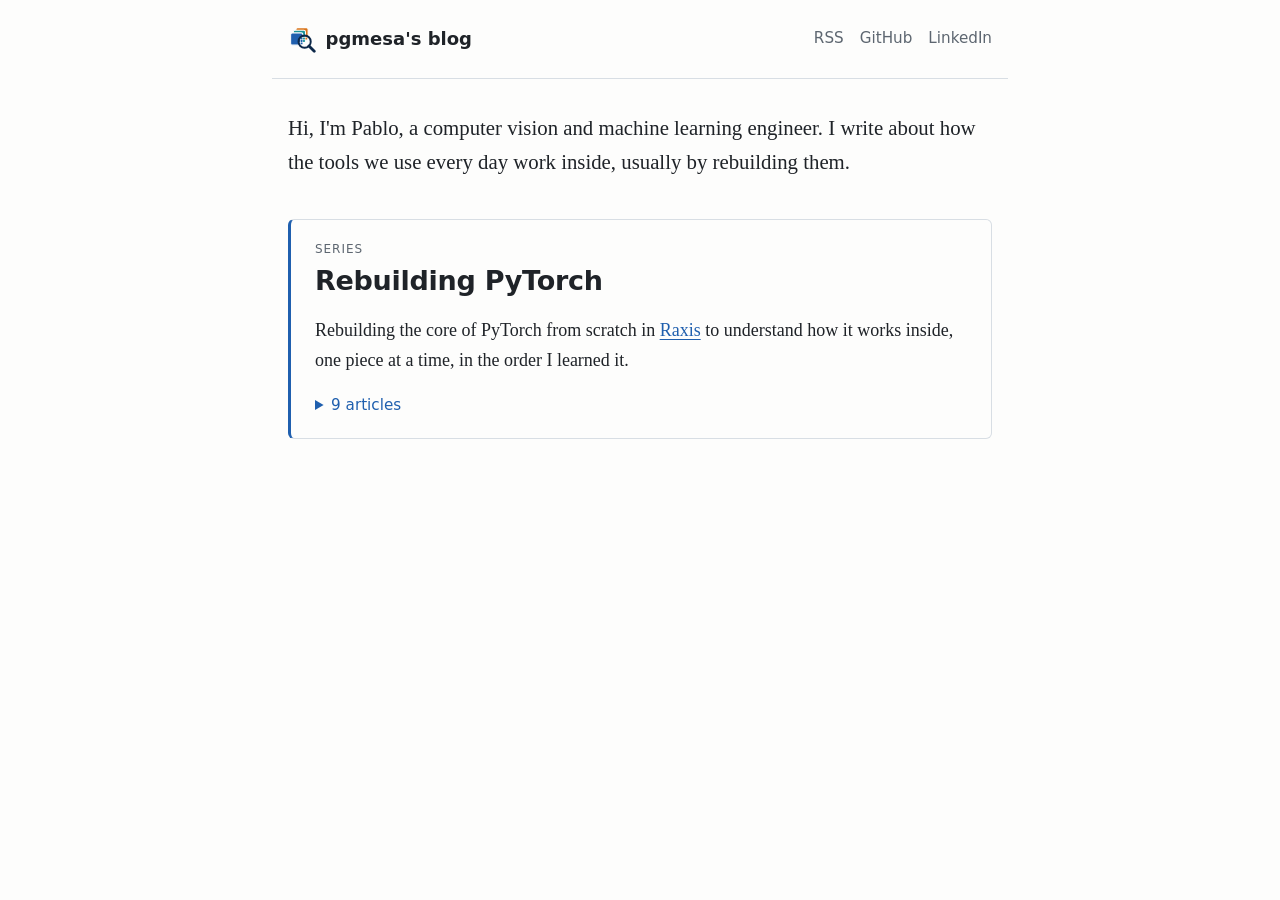
<file: index.html>
<!DOCTYPE html><html lang="en" data-astro-cid-z4jru4n3><head><meta charset="utf-8"><meta name="viewport" content="width=device-width, initial-scale=1"><title>pgmesa&#39;s blog</title><meta name="description" content="Hi, I'm Pablo, a computer vision and machine learning engineer. I write about how the tools we use every day work inside, usually by rebuilding them."><meta name="author" content="Pablo García Mesa"><link rel="canonical" href="https://blog.pgmesa.com/"><link rel="icon" type="image/svg+xml" href="/favicon.svg"><link rel="alternate" type="application/rss+xml" title="pgmesa's blog" href="/rss.xml"><link rel="sitemap" href="/sitemap-index.xml"><meta property="og:type" content="website"><meta property="og:title" content="pgmesa's blog"><meta property="og:description" content="Hi, I'm Pablo, a computer vision and machine learning engineer. I write about how the tools we use every day work inside, usually by rebuilding them."><meta property="og:url" content="https://blog.pgmesa.com/"><meta property="og:site_name" content="pgmesa's blog"><meta property="og:image" content="https://blog.pgmesa.com/og/index.png"><meta property="og:image:type" content="image/png"><meta property="og:image:width" content="1200"><meta property="og:image:height" content="630"><meta property="og:image:alt" content="pgmesa's blog"><meta name="twitter:card" content="summary_large_image"><script type="module" src="https://static.cloudflareinsights.com/beacon.min.js" data-cf-beacon="{&quot;token&quot;:&quot;956bb0ad972944c48d0de3df881b57fa&quot;}"></script><style>.intro[data-astro-cid-lcdefpme]{margin:2rem 0 2.5rem;font-size:1.3rem}.series-card[data-astro-cid-lcdefpme]{border:1px solid var(--border);border-left:3px solid var(--accent);border-radius:6px;margin-bottom:1.5rem;padding:1.25rem 1.5rem;transition:border-color .15s,background-color .15s;position:relative}.series-card[data-astro-cid-lcdefpme]:hover{border-color:var(--accent);background:var(--accent-soft)}.series-card[data-astro-cid-lcdefpme]:has(details:hover){background:0 0}.kicker[data-astro-cid-lcdefpme]{font-family:var(--font-ui);text-transform:uppercase;letter-spacing:.08em;color:var(--muted);margin:0;font-size:.75rem}.series-card[data-astro-cid-lcdefpme] h2[data-astro-cid-lcdefpme]{margin:.25rem 0 .5rem}.series-card[data-astro-cid-lcdefpme] h2[data-astro-cid-lcdefpme] a[data-astro-cid-lcdefpme]{color:var(--fg);text-decoration:none}.series-card[data-astro-cid-lcdefpme] h2[data-astro-cid-lcdefpme] a[data-astro-cid-lcdefpme]:after{content:"";border-radius:6px;position:absolute;inset:0}.series-card[data-astro-cid-lcdefpme]:hover h2[data-astro-cid-lcdefpme] a[data-astro-cid-lcdefpme]{color:var(--accent)}.series-card[data-astro-cid-lcdefpme] h2[data-astro-cid-lcdefpme] a[data-astro-cid-lcdefpme]:focus-visible{outline:none}.series-card[data-astro-cid-lcdefpme]:has(h2 a:focus-visible){outline:2px solid var(--accent);outline-offset:2px}.series-card[data-astro-cid-lcdefpme] p[data-astro-cid-lcdefpme] a,details[data-astro-cid-lcdefpme]{z-index:1;position:relative}details[data-astro-cid-lcdefpme]{margin-top:.75rem}summary[data-astro-cid-lcdefpme]{cursor:pointer;color:var(--accent);font-size:.95rem}details[data-astro-cid-lcdefpme] ol[data-astro-cid-lcdefpme]{margin:.75rem 0 0}details[data-astro-cid-lcdefpme] li[data-astro-cid-lcdefpme]{margin-bottom:.35rem}details[data-astro-cid-lcdefpme] li[data-astro-cid-lcdefpme]::marker{color:var(--accent);font-family:var(--font-mono);font-weight:700}details[data-astro-cid-lcdefpme] li[data-astro-cid-lcdefpme] a[data-astro-cid-lcdefpme]{color:var(--fg);text-decoration:none}details[data-astro-cid-lcdefpme] li[data-astro-cid-lcdefpme] a[data-astro-cid-lcdefpme]:hover{color:var(--accent);text-decoration:underline}
</style><link rel="stylesheet" href="/_astro/BaseLayout.BDGeZDxW.css"></head><body data-astro-cid-z4jru4n3><header class="container site-header" data-astro-cid-z4jru4n3><a class="site-title" href="/" data-astro-cid-z4jru4n3><svg class="logo" viewBox="0 0 32 32" aria-hidden="true" data-astro-cid-f7espo7c><clipPath id="logo-lens" data-astro-cid-f7espo7c><circle cx="19" cy="19" r="7" data-astro-cid-f7espo7c></circle></clipPath><rect x="9" y="3" width="14" height="14" rx="2" class="layer back" data-astro-cid-f7espo7c></rect><rect x="6" y="6" width="14" height="14" rx="2" class="layer middle" data-astro-cid-f7espo7c></rect><rect x="3" y="9" width="14" height="14" rx="2" class="layer front" data-astro-cid-f7espo7c></rect><circle cx="19" cy="19" r="7" class="lens-bg" data-astro-cid-f7espo7c></circle><g clip-path="url(#logo-lens)" data-astro-cid-f7espo7c><rect x="11.8" y="11.8" width="2.1" height="2.1" rx="0.4" class="front" data-astro-cid-f7espo7c></rect><rect x="14.5" y="11.8" width="2.1" height="2.1" rx="0.4" class="front" data-astro-cid-f7espo7c></rect><rect x="17.2" y="11.8" width="2.1" height="2.1" rx="0.4" class="middle" data-astro-cid-f7espo7c></rect><rect x="19.9" y="11.8" width="2.1" height="2.1" rx="0.4" class="back" data-astro-cid-f7espo7c></rect><rect x="11.8" y="14.5" width="2.1" height="2.1" rx="0.4" class="front" data-astro-cid-f7espo7c></rect><rect x="14.5" y="14.5" width="2.1" height="2.1" rx="0.4" class="front" data-astro-cid-f7espo7c></rect><rect x="17.2" y="14.5" width="2.1" height="2.1" rx="0.4" class="middle" data-astro-cid-f7espo7c></rect><rect x="19.9" y="14.5" width="2.1" height="2.1" rx="0.4" class="back" data-astro-cid-f7espo7c></rect><rect x="11.8" y="17.2" width="2.1" height="2.1" rx="0.4" class="front" data-astro-cid-f7espo7c></rect><rect x="14.5" y="17.2" width="2.1" height="2.1" rx="0.4" class="front" data-astro-cid-f7espo7c></rect><rect x="17.2" y="17.2" width="2.1" height="2.1" rx="0.4" class="middle" data-astro-cid-f7espo7c></rect><rect x="11.8" y="19.9" width="2.1" height="2.1" rx="0.4" class="front" data-astro-cid-f7espo7c></rect><rect x="14.5" y="19.9" width="2.1" height="2.1" rx="0.4" class="front" data-astro-cid-f7espo7c></rect></g><circle cx="19" cy="19" r="7" class="glass" data-astro-cid-f7espo7c></circle><line x1="24" y1="24" x2="30" y2="30" class="handle" data-astro-cid-f7espo7c></line></svg>pgmesa&#39;s blog</a><nav data-astro-cid-z4jru4n3><a href="/rss.xml" data-astro-cid-z4jru4n3>RSS</a><a href="https://github.com/pgmesa" data-astro-cid-z4jru4n3>GitHub</a><a href="https://www.linkedin.com/in/pgmesa/" data-astro-cid-z4jru4n3>LinkedIn</a></nav></header><main class="container" data-astro-cid-z4jru4n3><p class="intro" data-astro-cid-lcdefpme>Hi, I&#39;m Pablo, a computer vision and machine learning engineer. I write about how the tools we use every day work inside, usually by rebuilding them.</p><section class="series-card" data-astro-cid-lcdefpme><p class="kicker" data-astro-cid-lcdefpme>Series</p><h2 data-astro-cid-lcdefpme><a href="/series/rebuilding-pytorch/" data-astro-cid-lcdefpme>Rebuilding PyTorch</a></h2><p data-astro-cid-lcdefpme>Rebuilding the core of PyTorch from scratch in <a href="https://github.com/pgmesa/raxis" target="_blank" rel="noopener">Raxis</a> to understand how it works inside, one piece at a time, in the order I learned it.</p><details data-astro-cid-lcdefpme><summary data-astro-cid-lcdefpme>9 articles</summary><ol data-astro-cid-lcdefpme><li value="1" data-astro-cid-lcdefpme><a href="/posts/why-rebuild-pytorch/" data-astro-cid-lcdefpme>Why I rebuilt PyTorch&#39;s core from scratch</a></li><li value="2" data-astro-cid-lcdefpme><a href="/posts/what-a-tensor-is/" data-astro-cid-lcdefpme>What a PyTorch tensor really is</a></li><li class="interlude" data-astro-cid-lcdefpme><span class="interlude-label" data-astro-cid-lcdefpme>Interlude: </span><a href="/posts/memory-and-the-cpu/" data-astro-cid-lcdefpme>What the CPU does when your code reads memory</a></li><li value="3" data-astro-cid-lcdefpme><a href="/posts/n-dimensional-loops/" data-astro-cid-lcdefpme>How PyTorch walks a tensor of any shape</a></li><li value="4" data-astro-cid-lcdefpme><a href="/posts/tensoriterator/" data-astro-cid-lcdefpme>How PyTorch prepares the loop of every operation</a></li><li value="5" data-astro-cid-lcdefpme><a href="/posts/cpu-kernels/" data-astro-cid-lcdefpme>How a PyTorch kernel uses the vector registers of every CPU</a></li><li value="6" data-astro-cid-lcdefpme><a href="/posts/reductions-and-threads/" data-astro-cid-lcdefpme>How PyTorch sums a tensor, and splits the work between threads</a></li><li value="7" data-astro-cid-lcdefpme><a href="/posts/autograd/" data-astro-cid-lcdefpme>How PyTorch computes gradients</a></li><li value="8" data-astro-cid-lcdefpme><a href="/posts/cuda/" data-astro-cid-lcdefpme>How PyTorch runs the same operations on a GPU</a></li></ol></details></section></main></body></html>
</file>
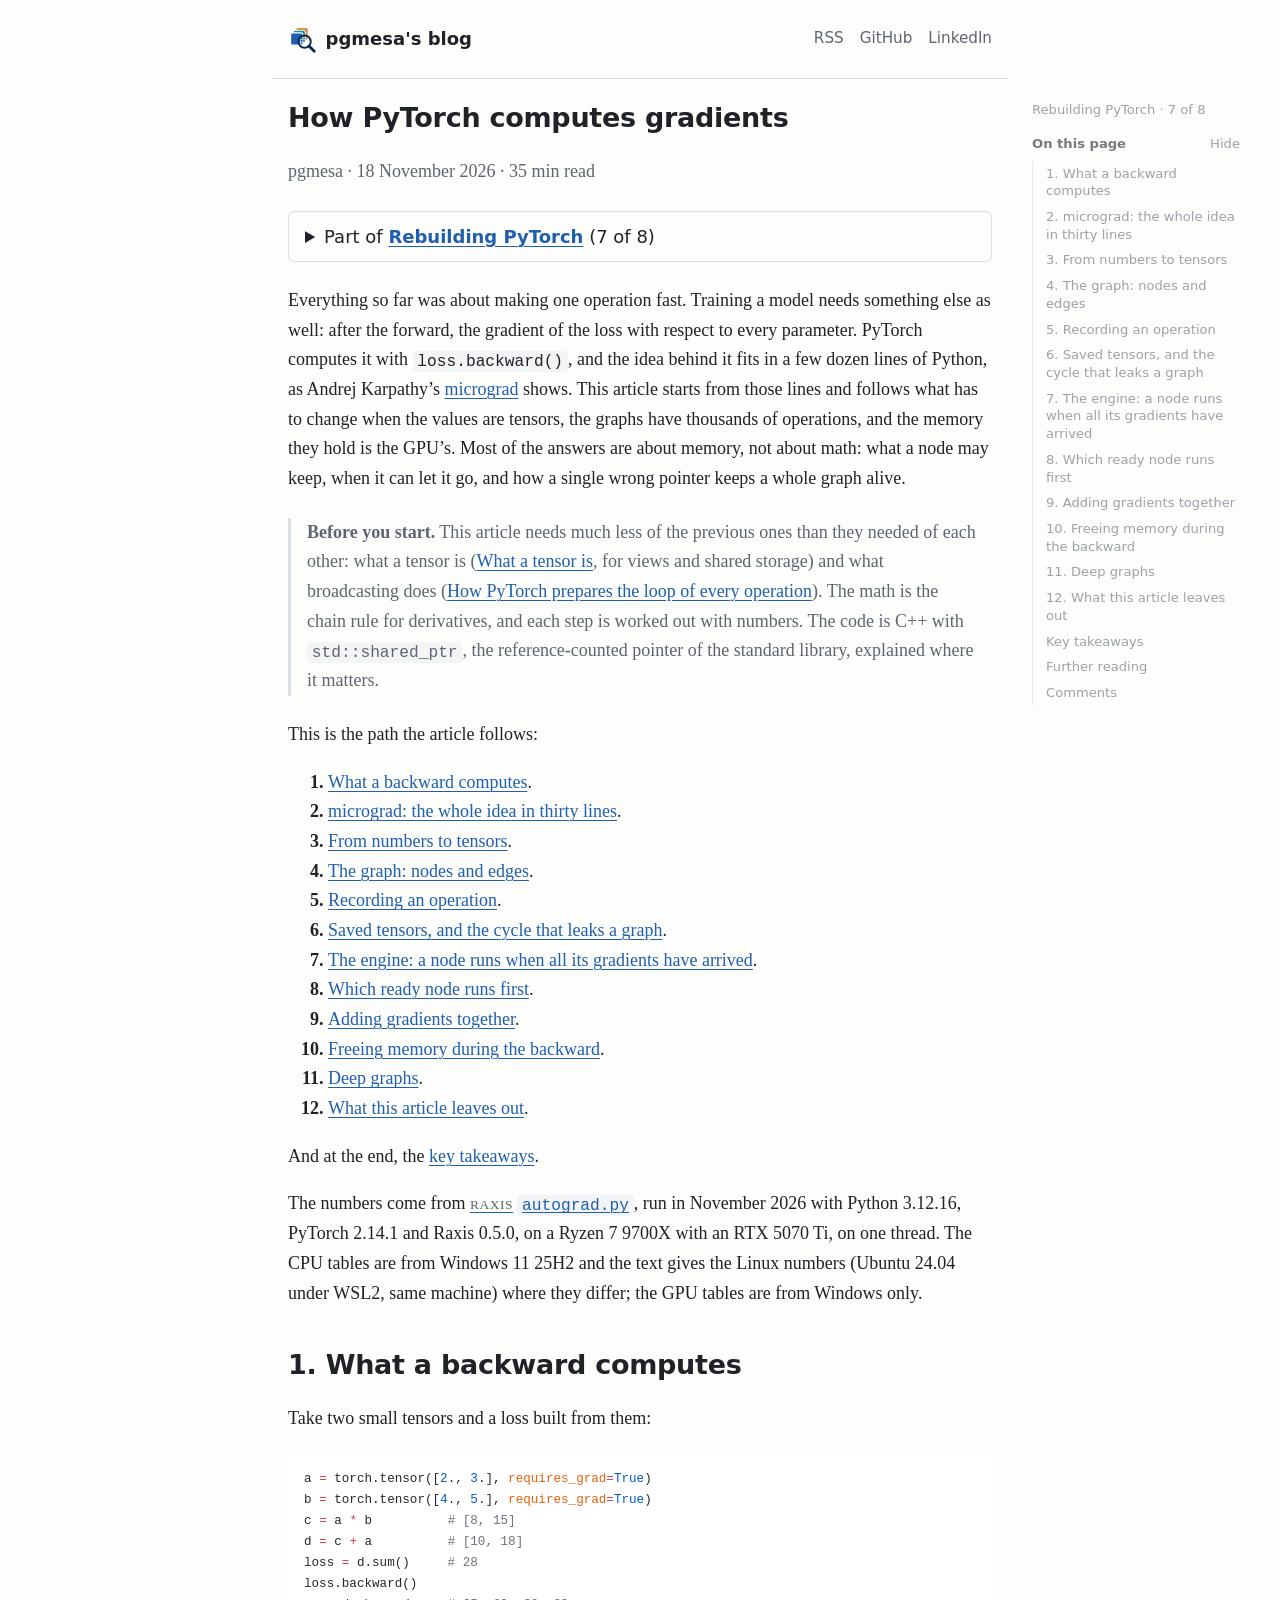
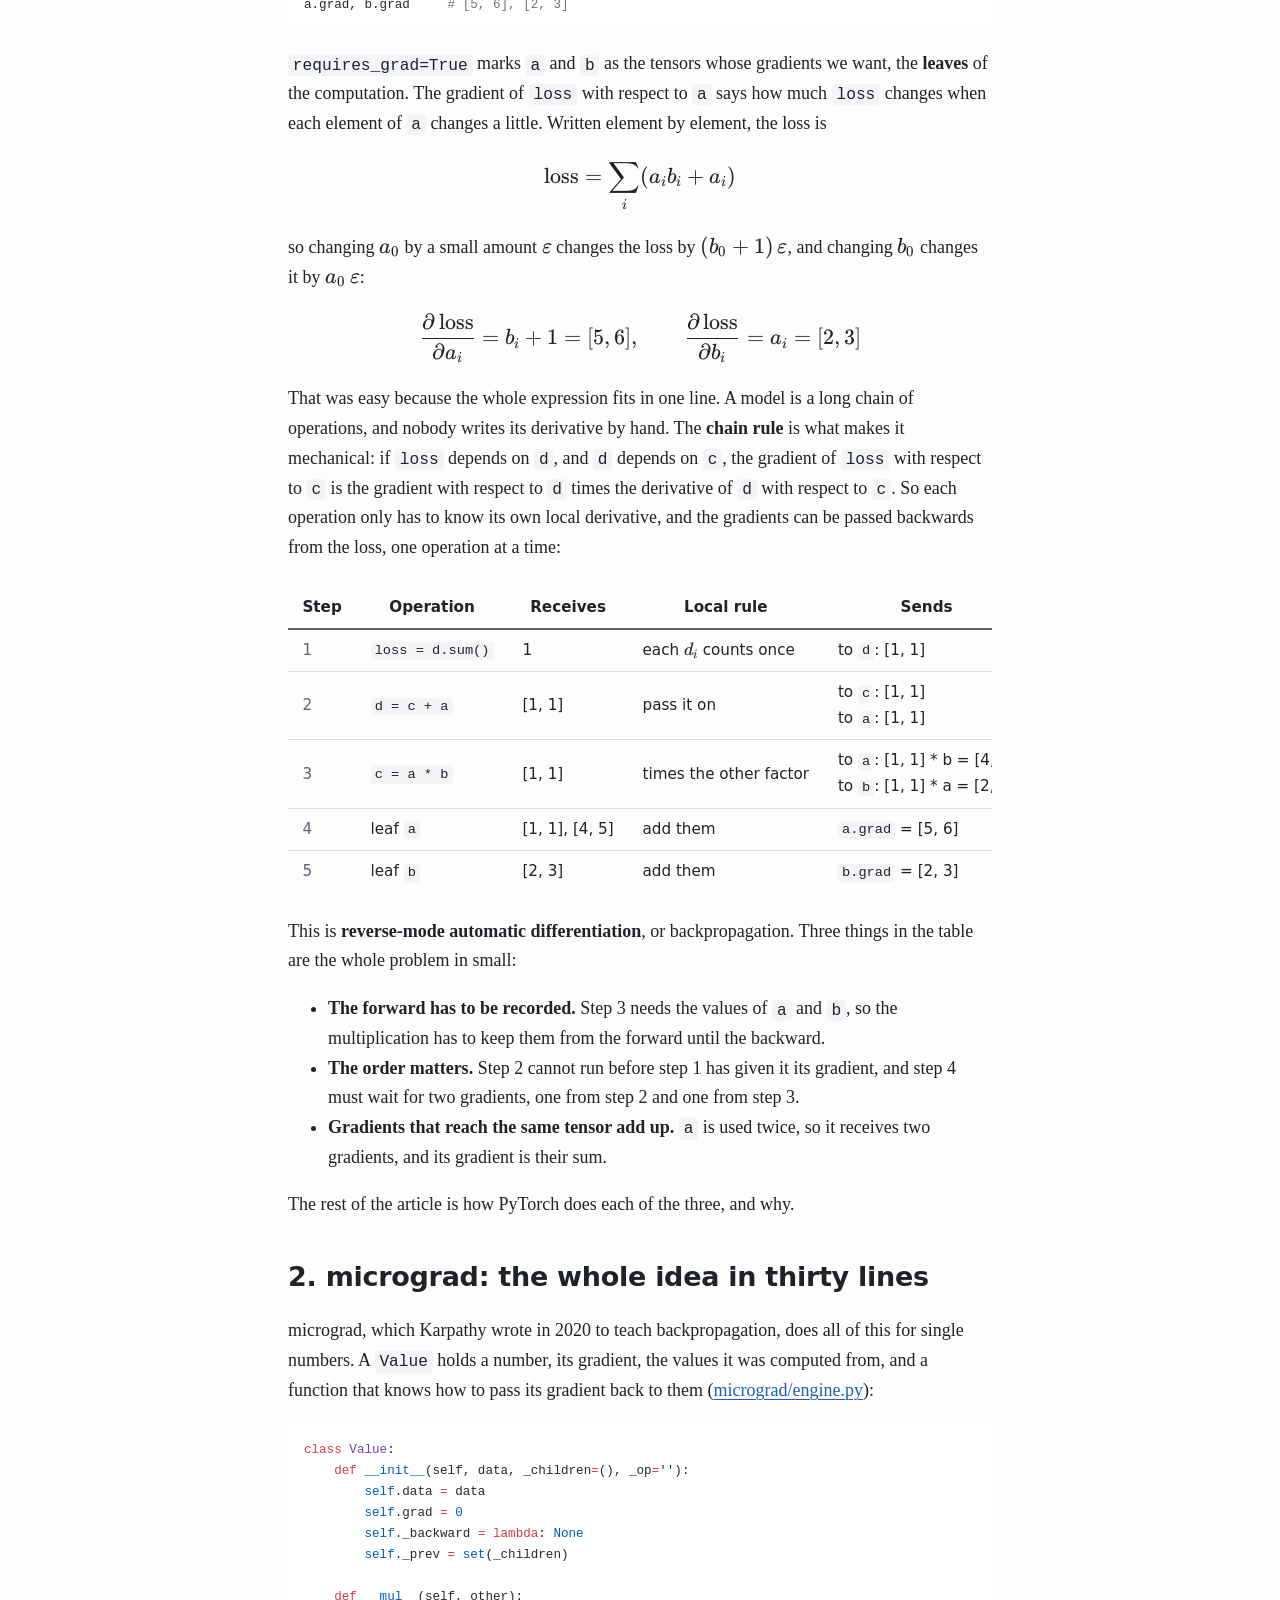
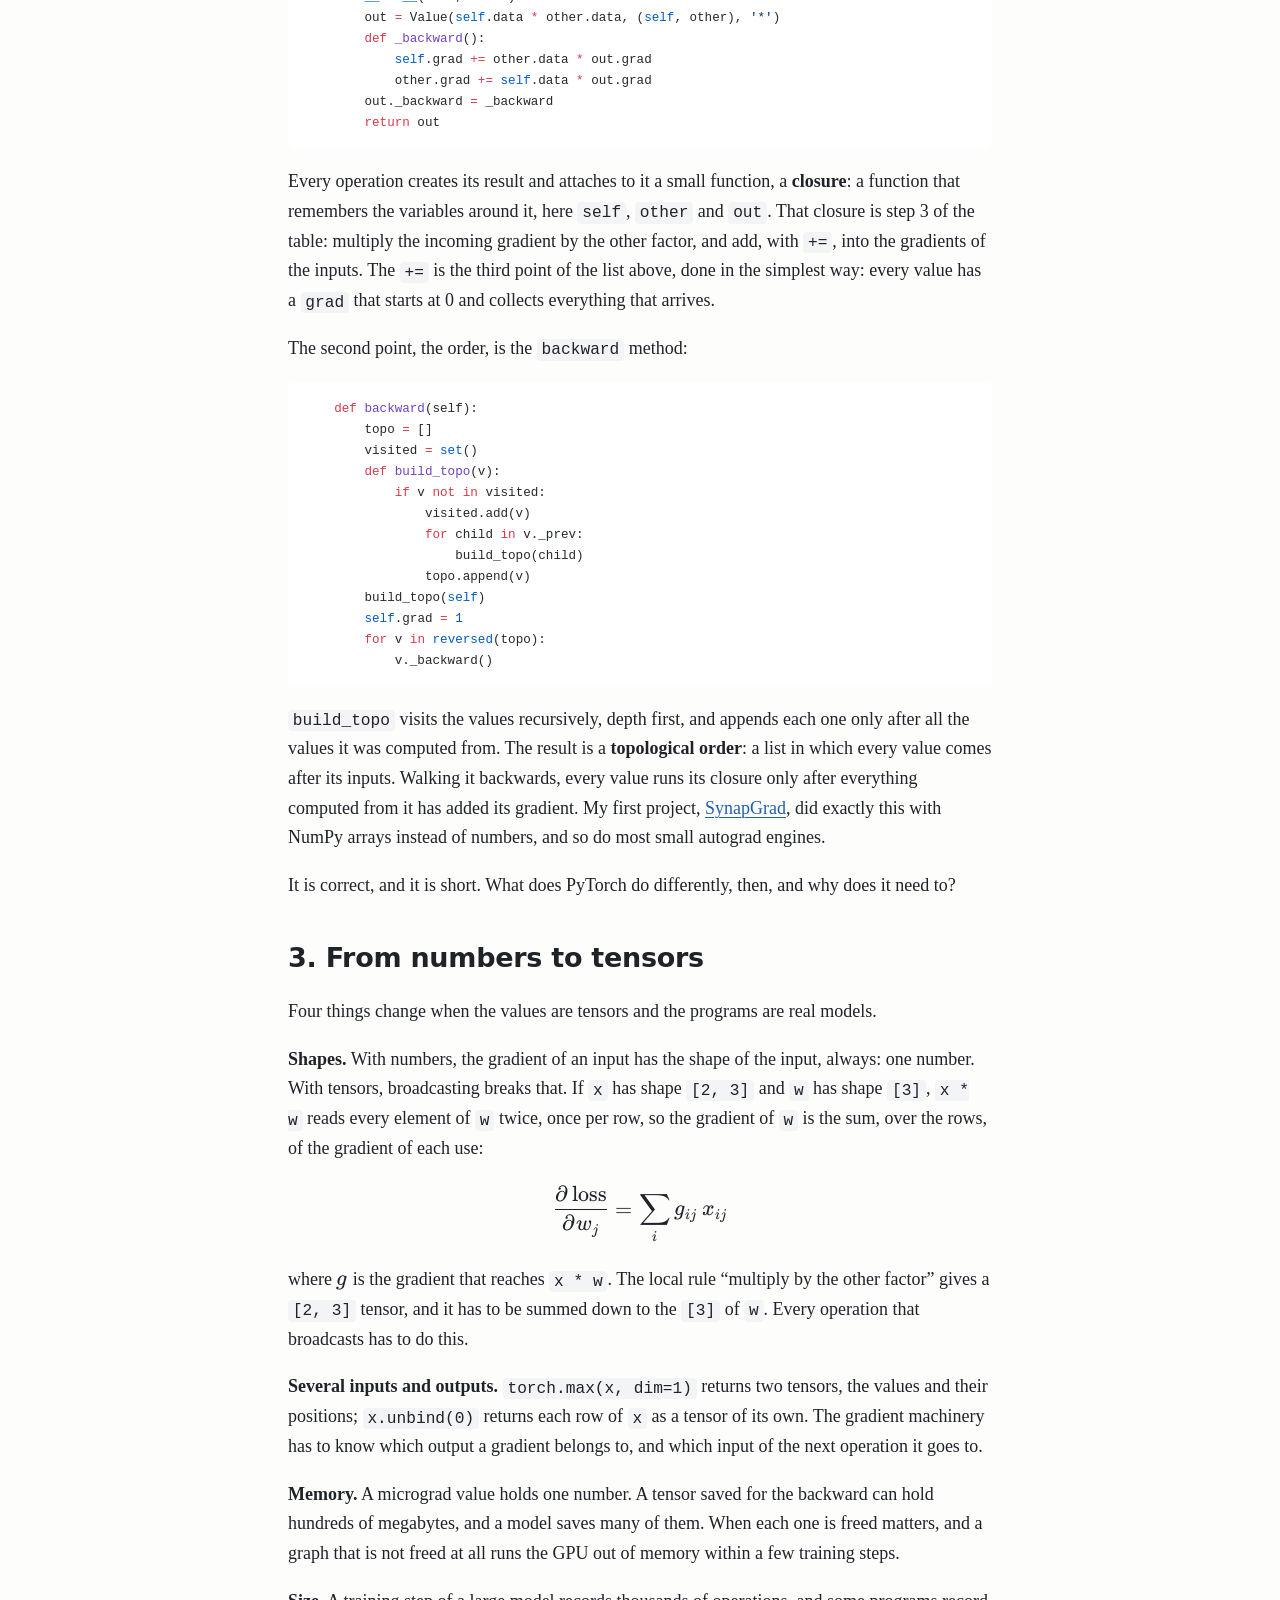
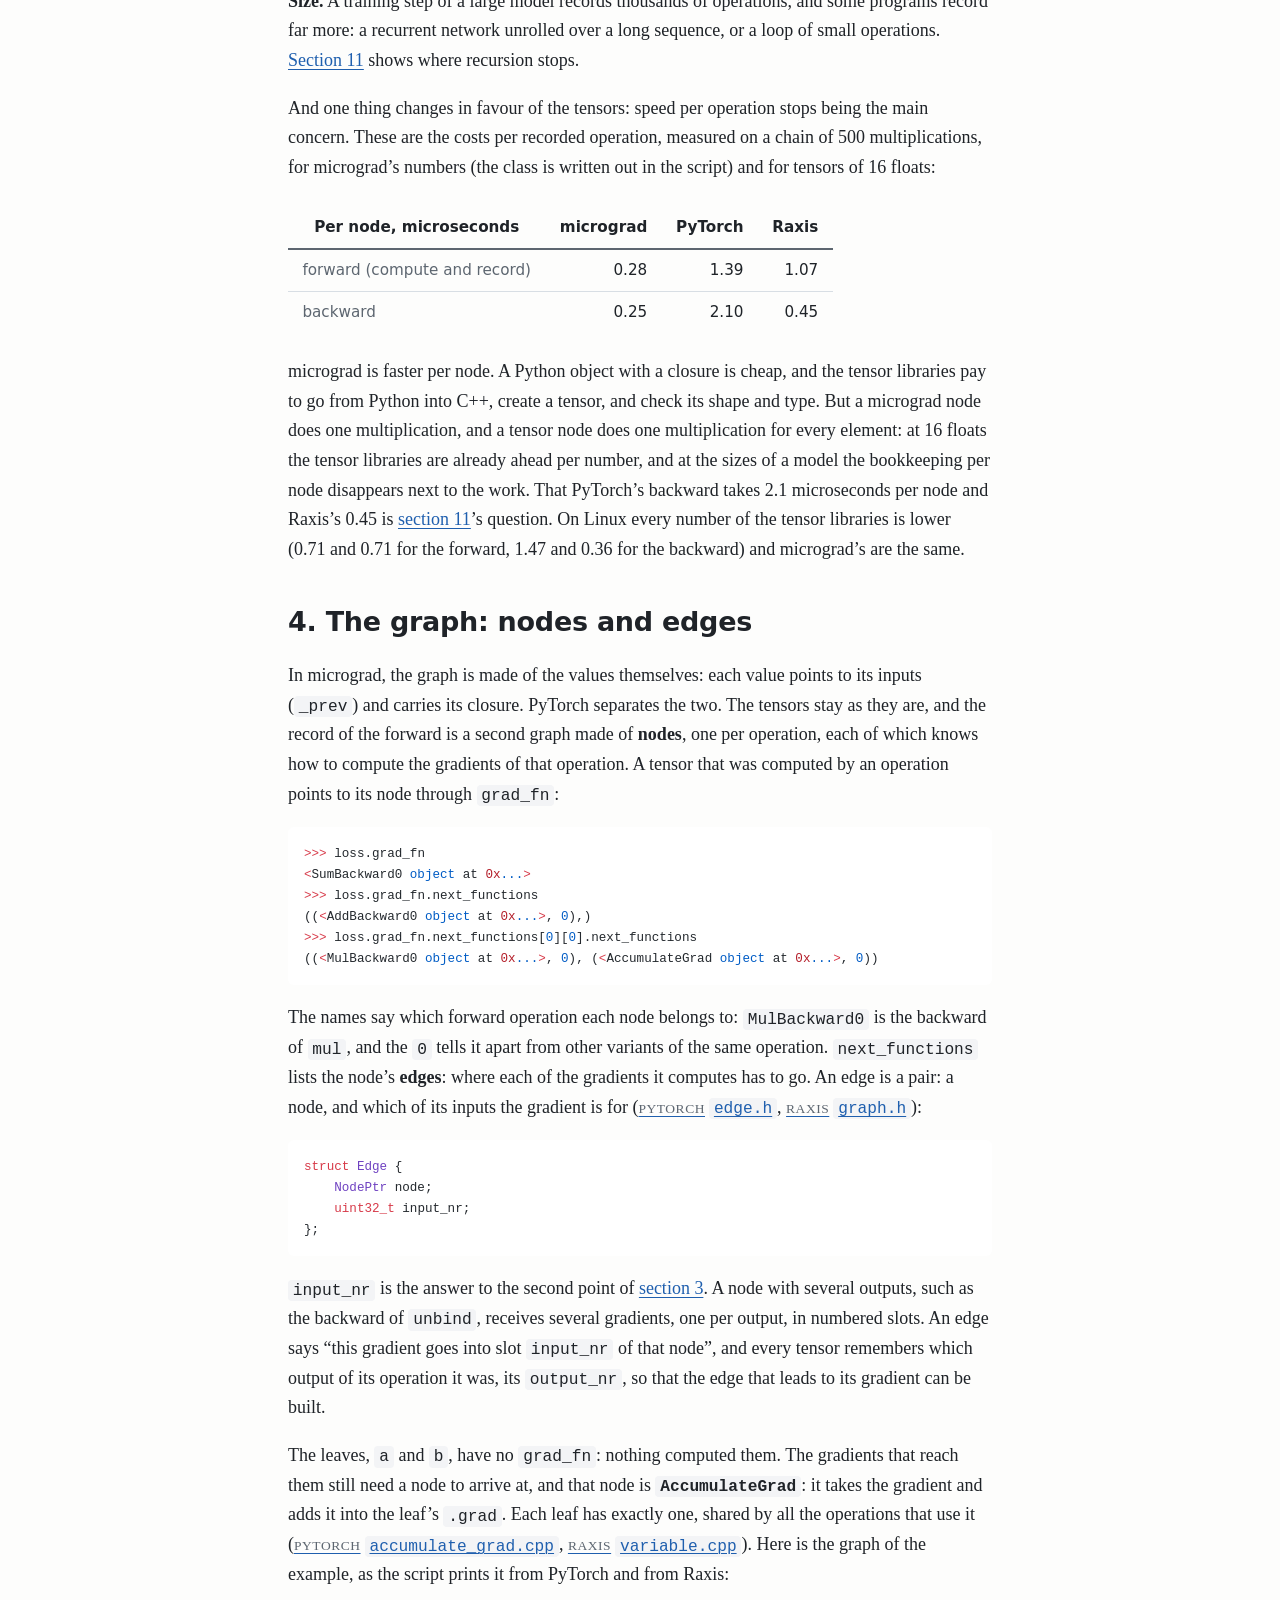
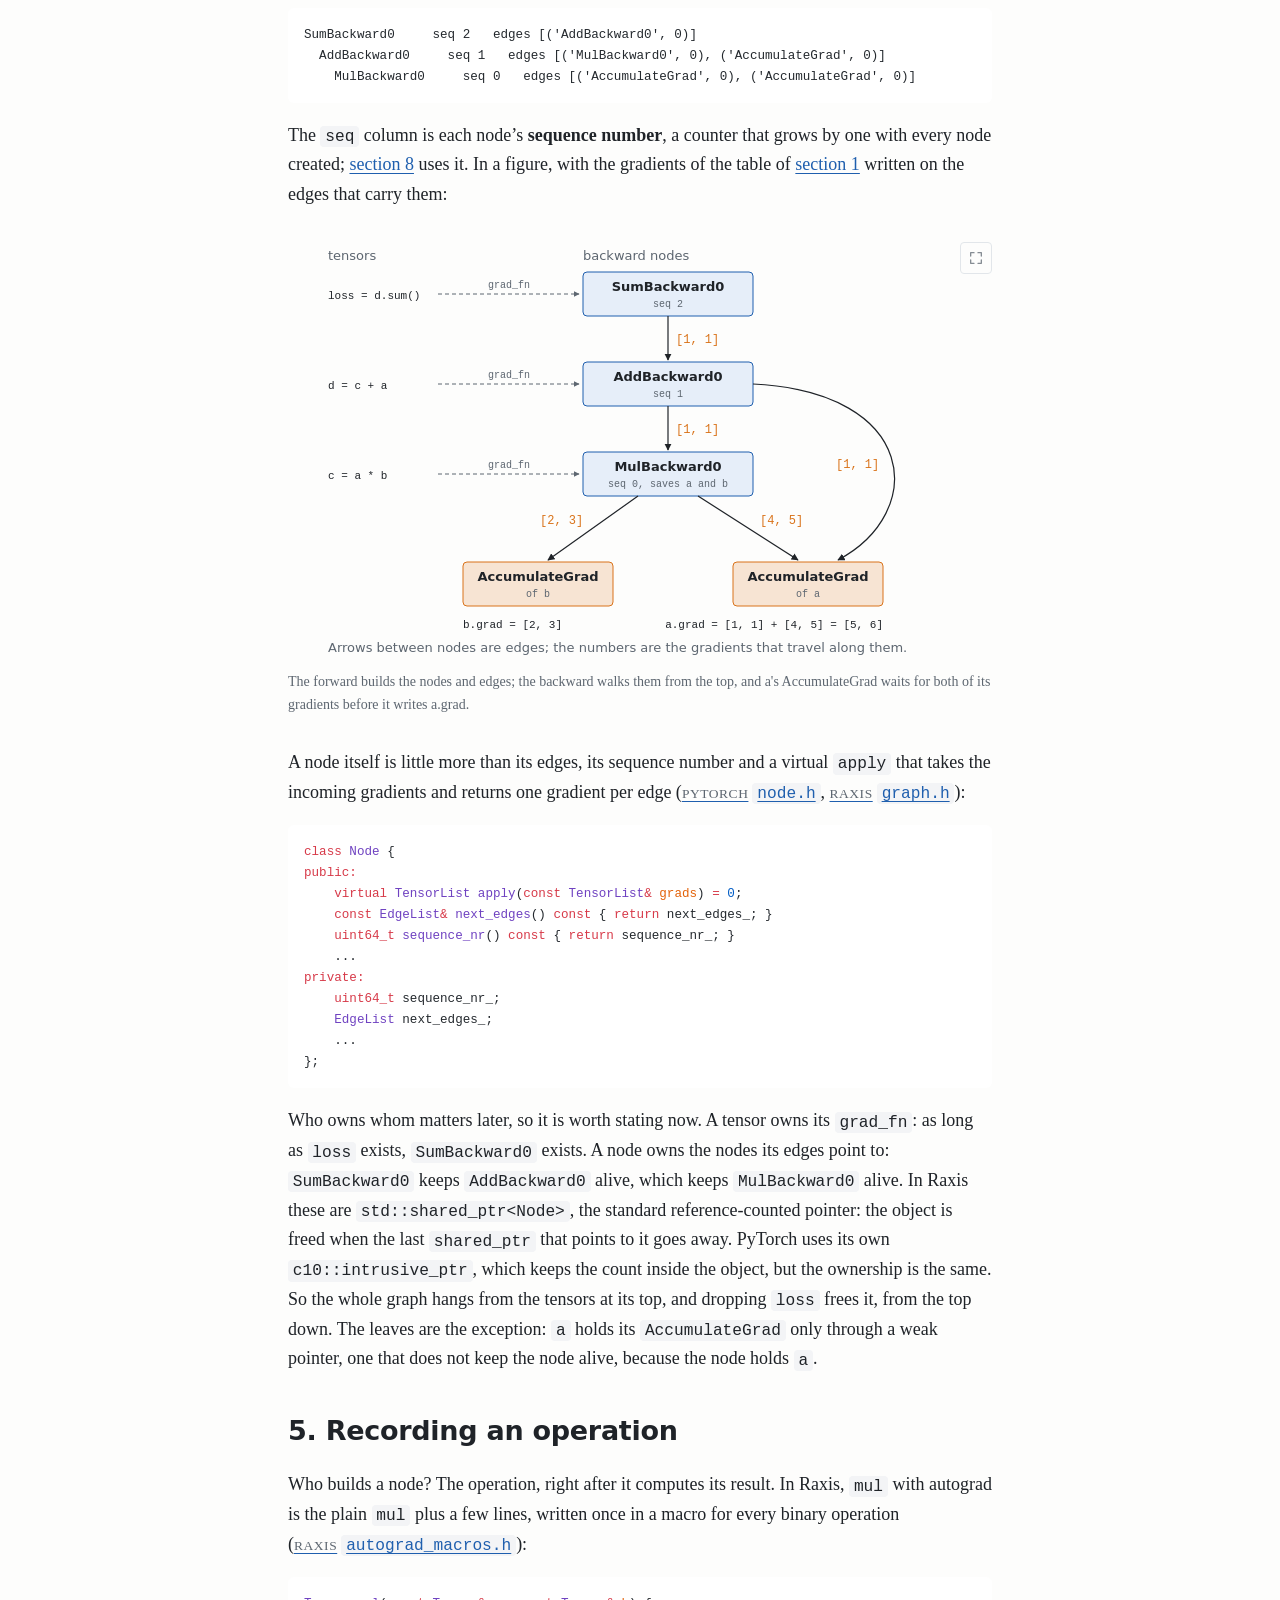
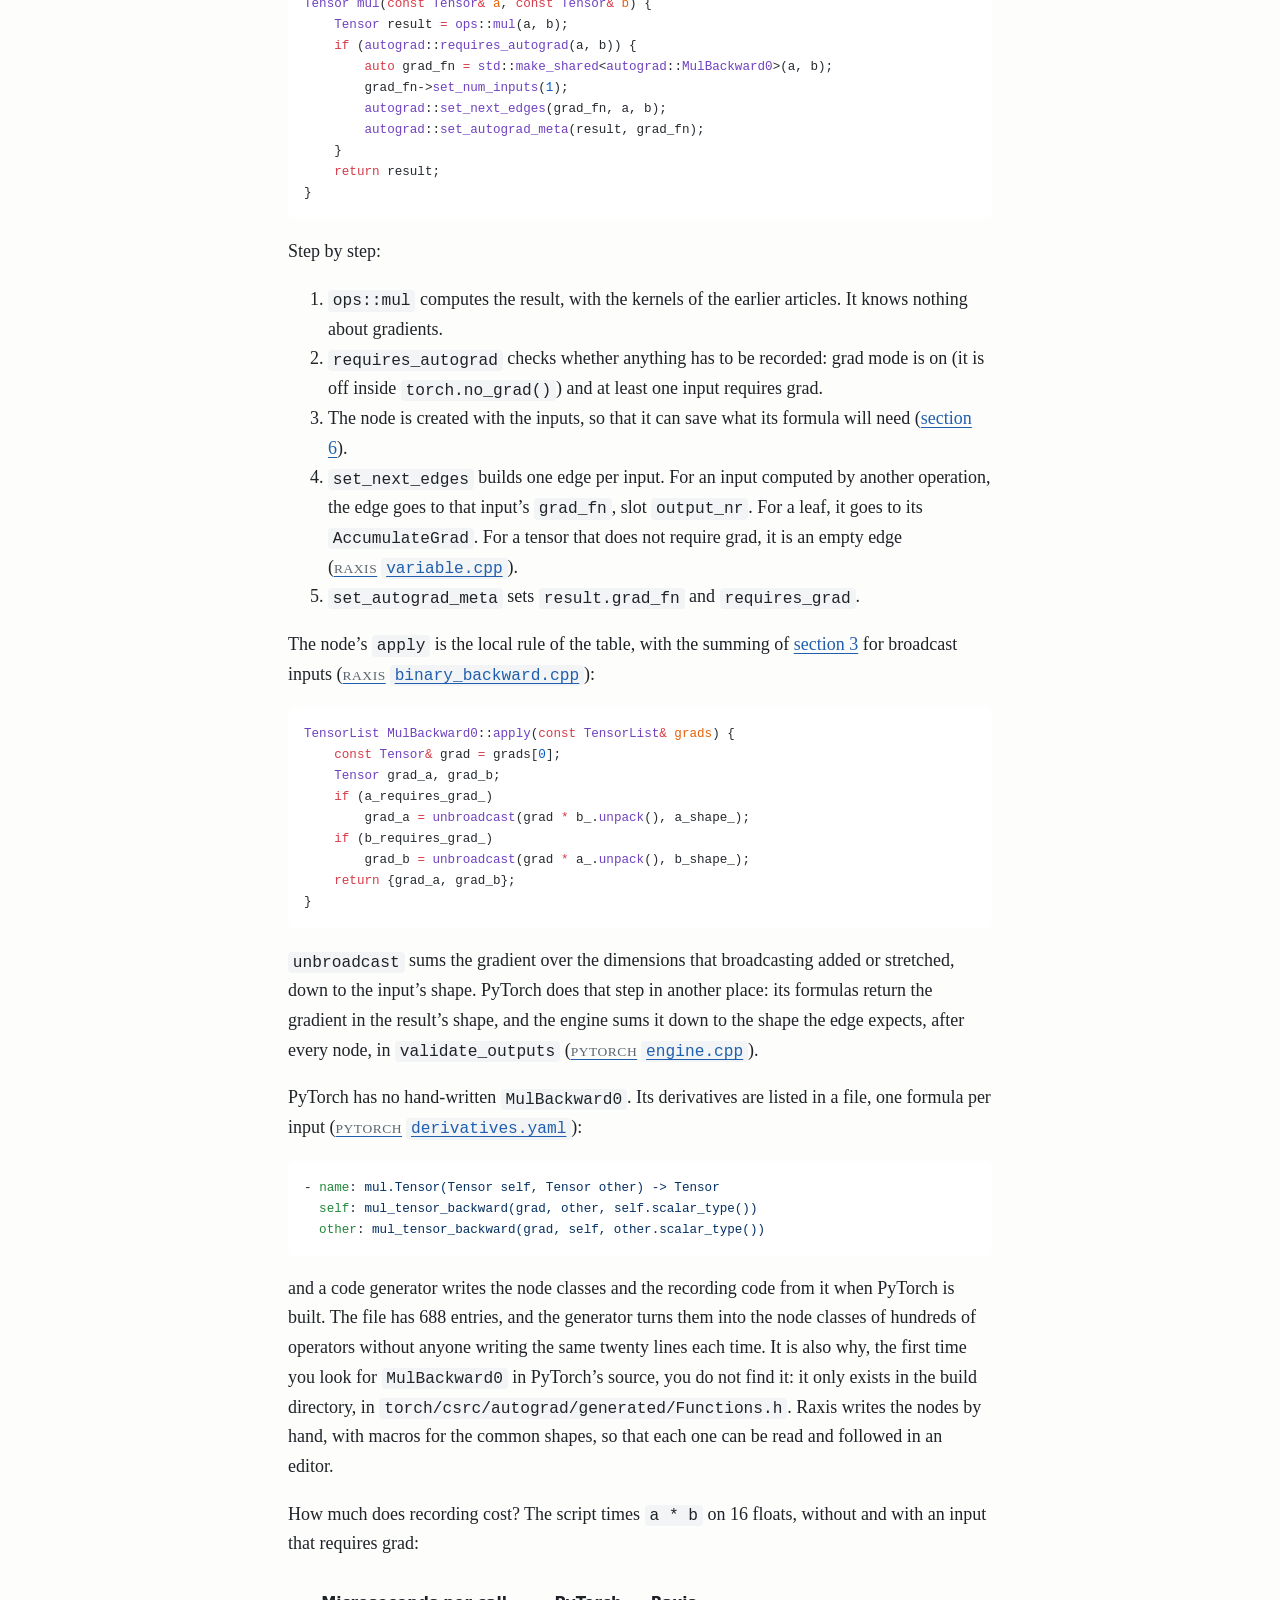
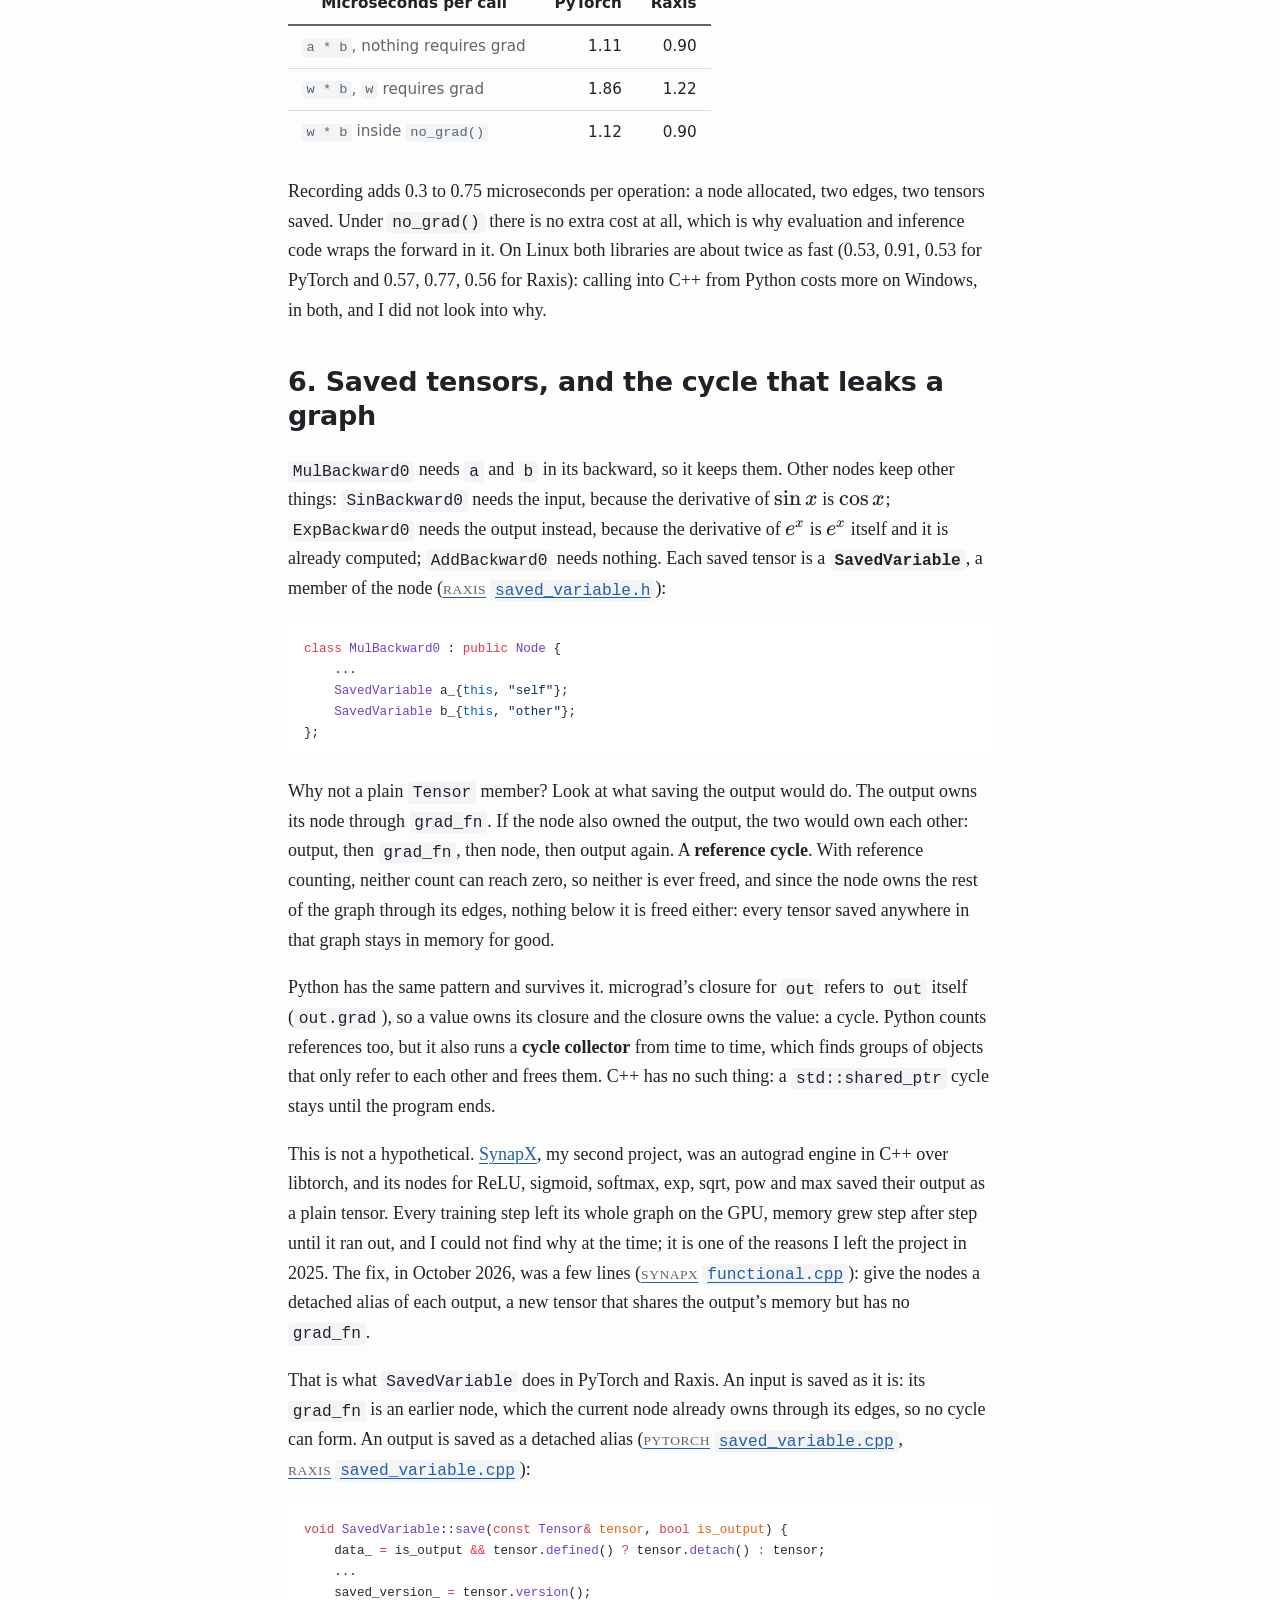
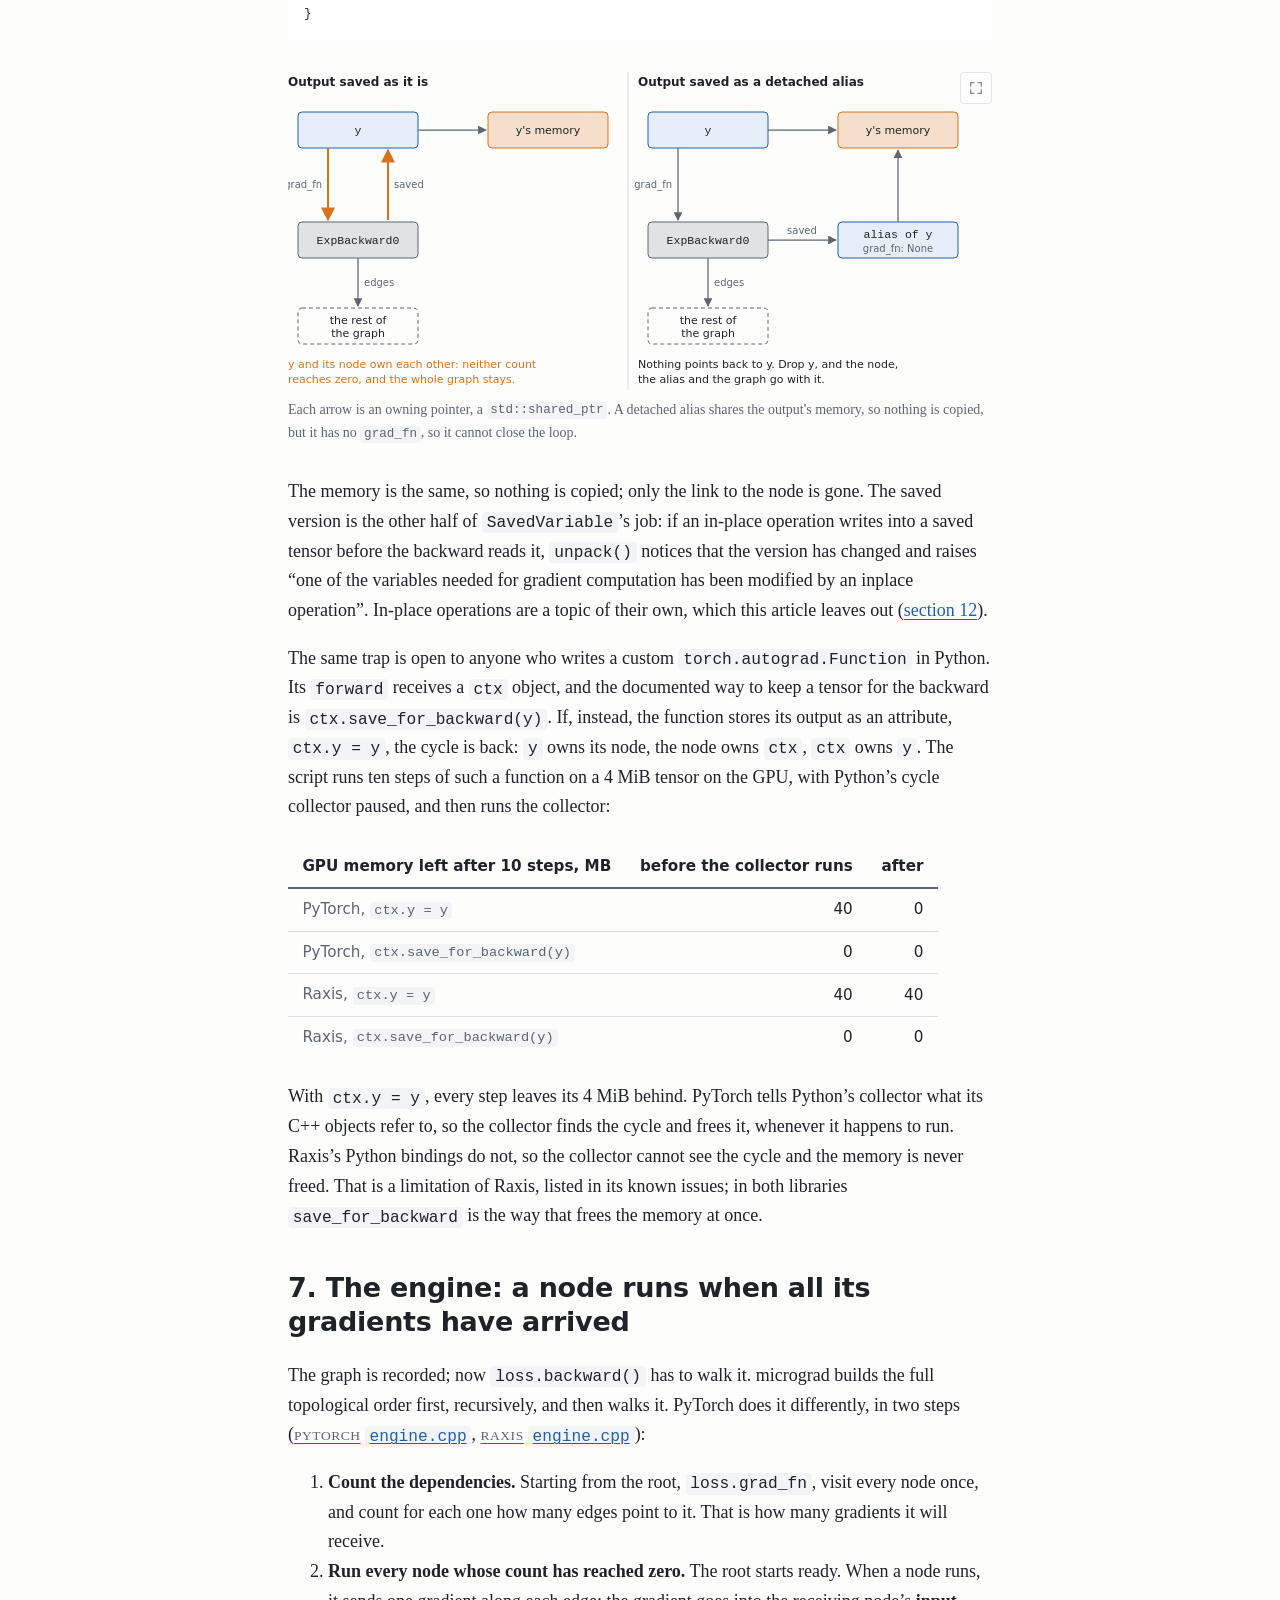
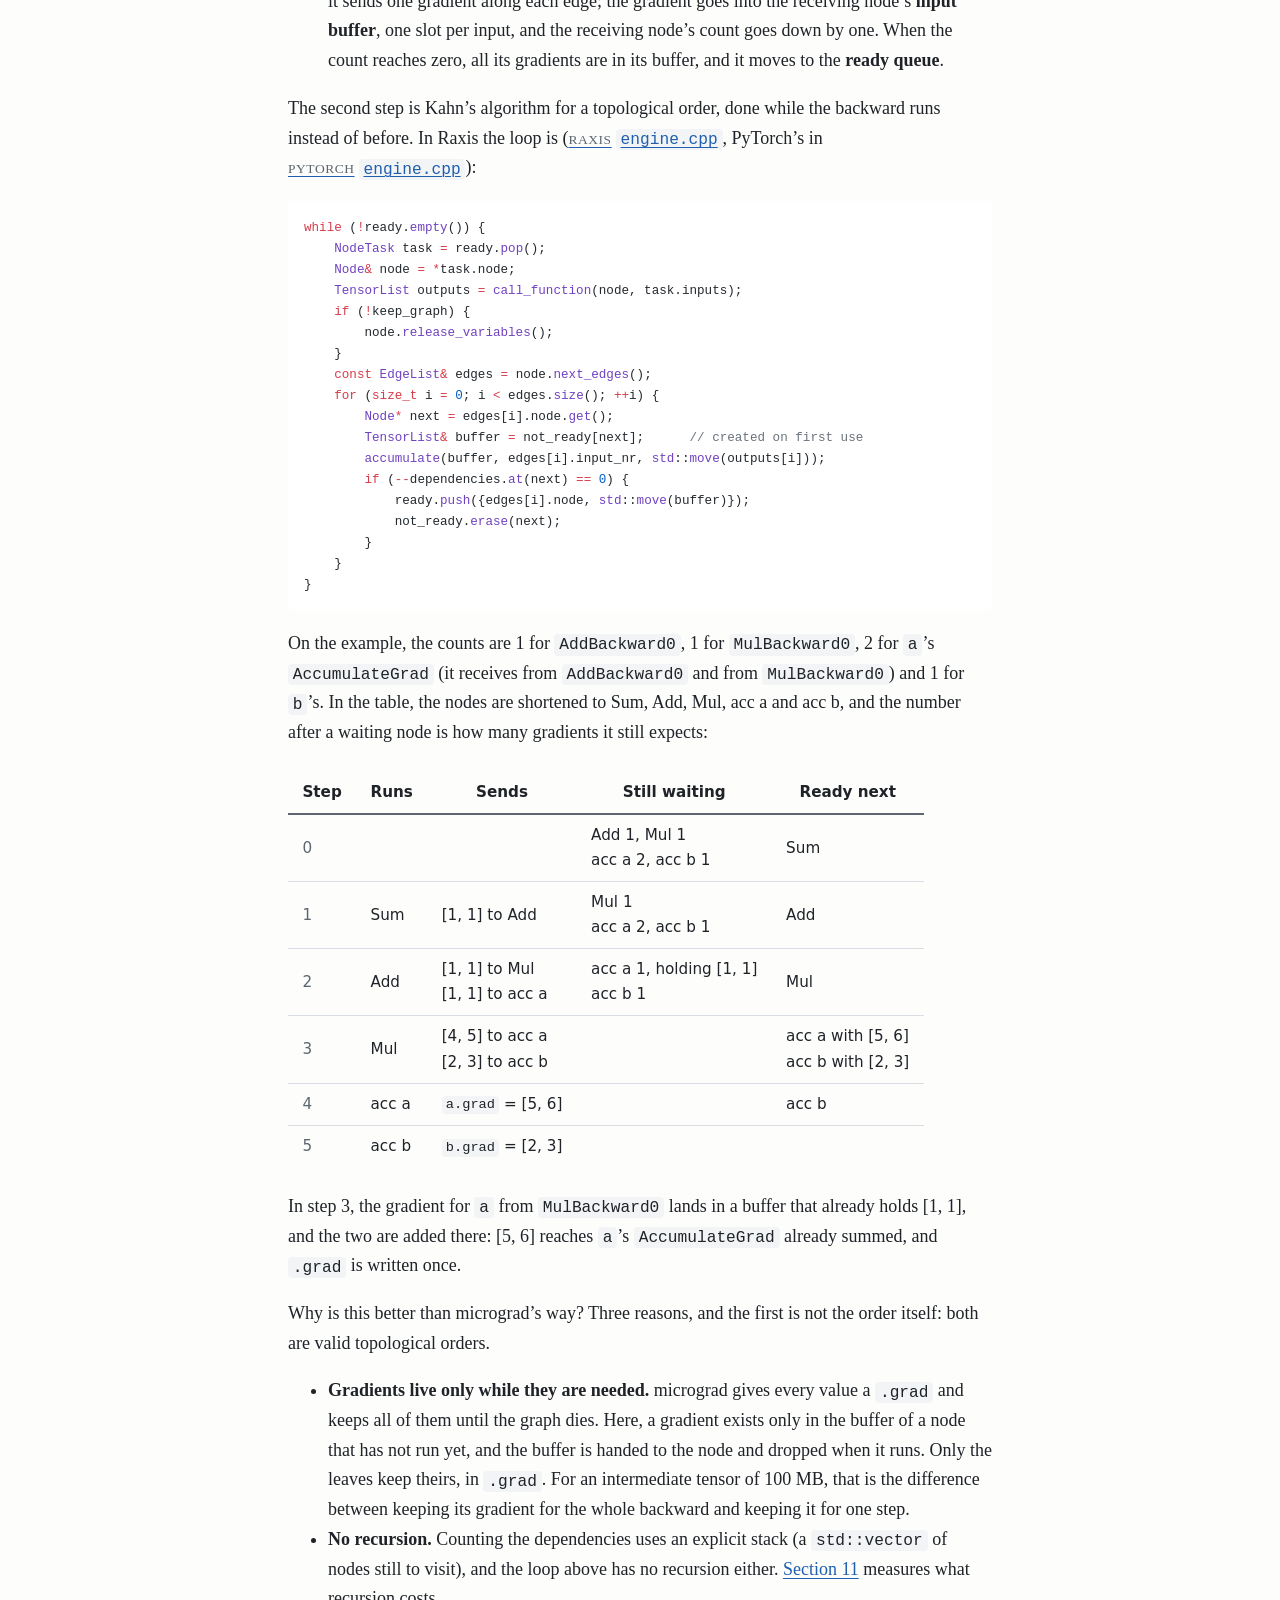
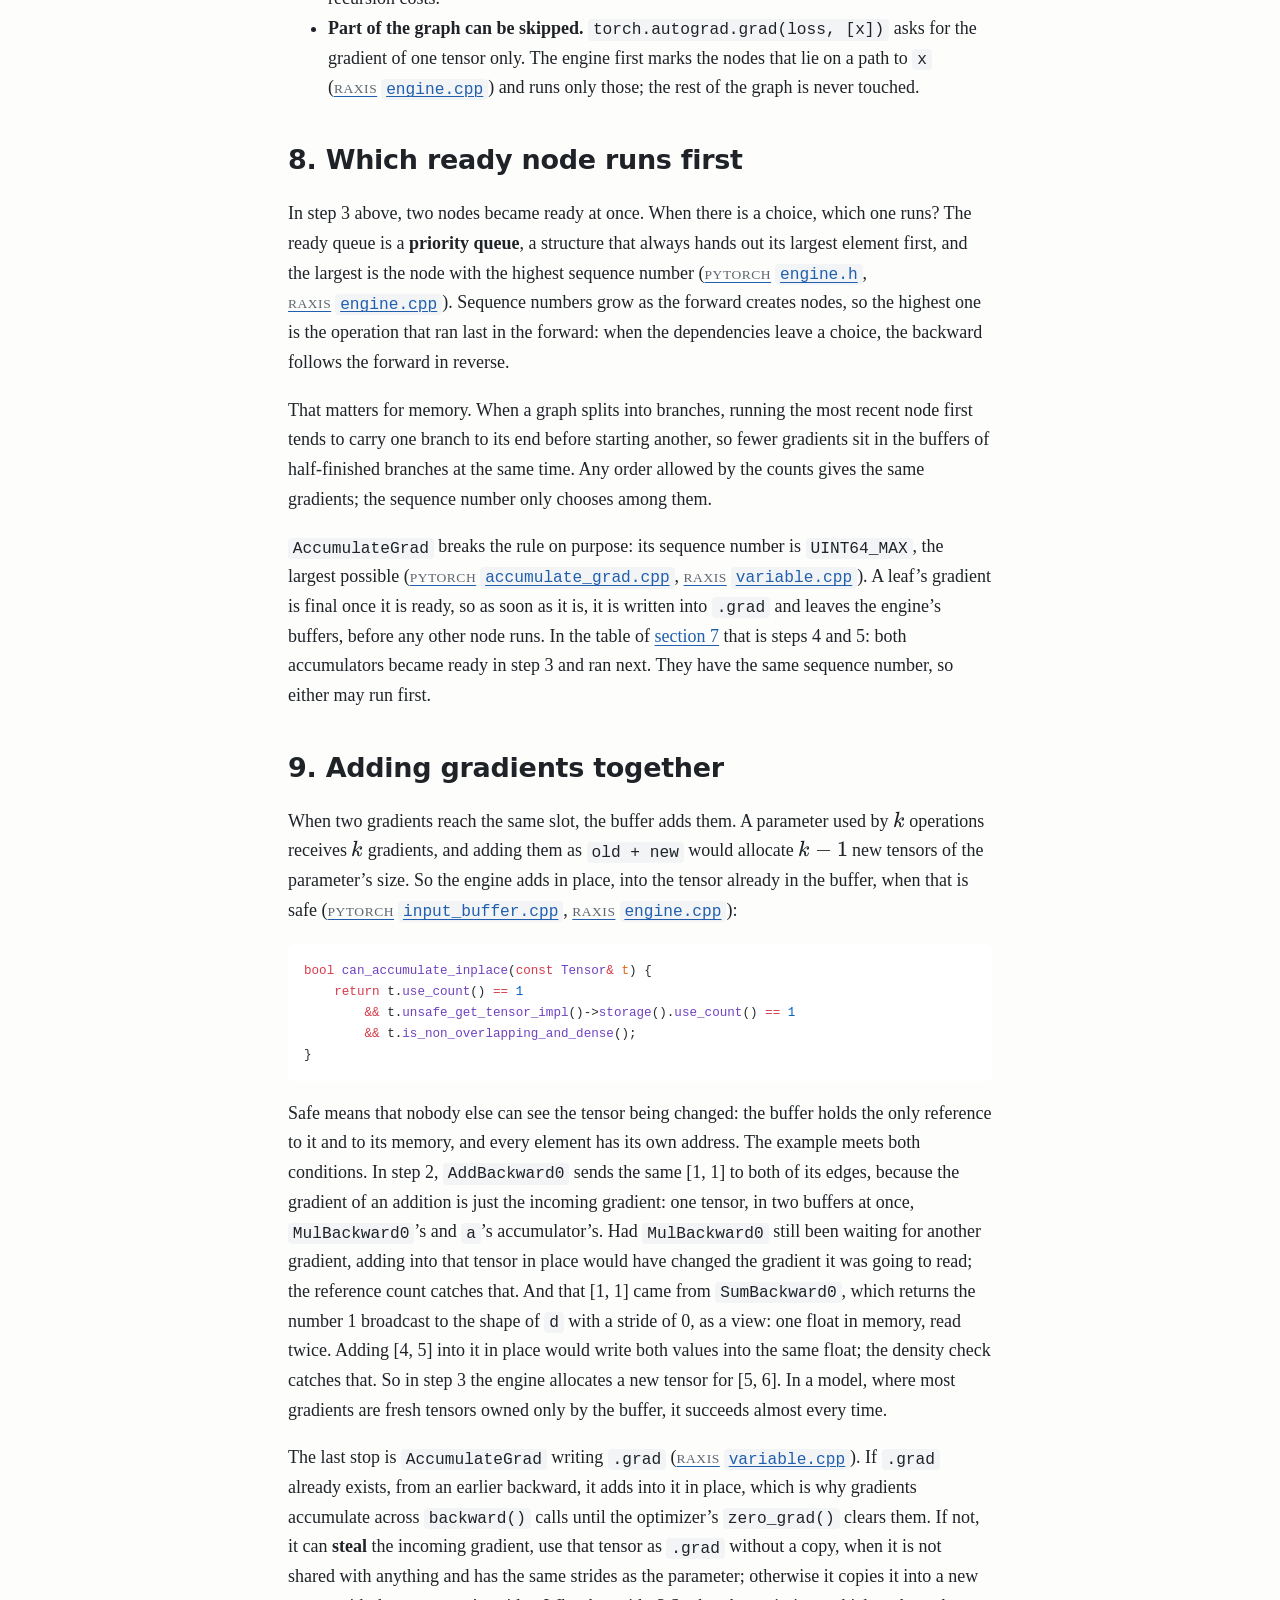
<file: posts/autograd/index.html>
<!DOCTYPE html><html lang="en" data-astro-cid-z4jru4n3><head><meta charset="utf-8"><meta name="viewport" content="width=device-width, initial-scale=1"><title>How PyTorch computes gradients | pgmesa&#39;s blog</title><meta name="description" content="From micrograd to PyTorch's engine, with nodes and edges, saved tensors, a dependency count instead of a recursive sort, gradients freed as the backward advances, and the reference cycle that leaks a whole graph."><meta name="author" content="Pablo García Mesa"><link rel="canonical" href="https://blog.pgmesa.com/posts/autograd/"><link rel="icon" type="image/svg+xml" href="/favicon.svg"><link rel="alternate" type="application/rss+xml" title="pgmesa's blog" href="/rss.xml"><link rel="sitemap" href="/sitemap-index.xml"><meta property="og:type" content="article"><meta property="og:title" content="How PyTorch computes gradients"><meta property="og:description" content="From micrograd to PyTorch's engine, with nodes and edges, saved tensors, a dependency count instead of a recursive sort, gradients freed as the backward advances, and the reference cycle that leaks a whole graph."><meta property="og:url" content="https://blog.pgmesa.com/posts/autograd/"><meta property="og:site_name" content="pgmesa's blog"><meta property="article:published_time" content="2026-11-18T00:00:00.000Z"><meta property="article:modified_time" content="2026-11-18T00:00:00.000Z"><meta property="article:tag" content="pytorch"><meta property="article:tag" content="autograd"><meta property="og:image" content="https://blog.pgmesa.com/og/posts/autograd.png"><meta property="og:image:type" content="image/png"><meta property="og:image:width" content="1200"><meta property="og:image:height" content="630"><meta property="og:image:alt" content="How PyTorch computes gradients"><meta name="twitter:card" content="summary_large_image"><script type="application/ld+json">{"@context":"https://schema.org","@type":"BlogPosting","headline":"How PyTorch computes gradients","description":"From micrograd to PyTorch's engine, with nodes and edges, saved tensors, a dependency count instead of a recursive sort, gradients freed as the backward advances, and the reference cycle that leaks a whole graph.","url":"https://blog.pgmesa.com/posts/autograd/","mainEntityOfPage":"https://blog.pgmesa.com/posts/autograd/","author":{"@type":"Person","name":"Pablo García Mesa","url":"https://github.com/pgmesa"},"datePublished":"2026-11-18T00:00:00.000Z","dateModified":"2026-11-18T00:00:00.000Z","keywords":"pytorch, autograd"}</script><script type="module" src="https://static.cloudflareinsights.com/beacon.min.js" data-cf-beacon="{&quot;token&quot;:&quot;956bb0ad972944c48d0de3df881b57fa&quot;}"></script><link rel="stylesheet" href="/_astro/_..CZHG1gc1.css"><link rel="stylesheet" href="/_astro/BaseLayout.BDGeZDxW.css"><style>.src[data-astro-cid-3c55tpoi]{white-space:nowrap}.src[data-astro-cid-3c55tpoi] code[data-astro-cid-3c55tpoi]{white-space:normal}.src-repo[data-astro-cid-3c55tpoi]{text-transform:uppercase;letter-spacing:.04em;color:var(--muted);margin-right:.3em;font-size:.75em}
</style><style>.autograd-graph[data-astro-cid-g2aeoywe]{margin:2rem 0}svg[data-astro-cid-g2aeoywe]{width:100%;max-width:680px;height:auto;display:block}text[data-astro-cid-g2aeoywe]{fill:var(--fg);font-family:var(--font-ui);font-size:13px}.label[data-astro-cid-g2aeoywe]{font-weight:700}.note[data-astro-cid-g2aeoywe]{fill:var(--muted)}.warm[data-astro-cid-g2aeoywe]{fill:var(--warm);font-family:var(--font-mono);font-size:12px}.small[data-astro-cid-g2aeoywe]{font-family:var(--font-mono);font-size:11px}.tiny[data-astro-cid-g2aeoywe]{font-family:var(--font-mono);fill:var(--muted);font-size:10px}.node[data-astro-cid-g2aeoywe]{fill:var(--accent-soft);stroke:var(--accent);stroke-width:1px}.leaf[data-astro-cid-g2aeoywe]{fill:color-mix(in srgb, var(--warm) 18%, var(--bg));stroke:var(--warm);stroke-width:1px}.edge[data-astro-cid-g2aeoywe]{fill:none;stroke:var(--fg);stroke-width:1.2px}.dashed[data-astro-cid-g2aeoywe]{stroke:var(--muted);stroke-width:1px;stroke-dasharray:4 3}.head[data-astro-cid-g2aeoywe]{fill:var(--fg)}.head-muted[data-astro-cid-g2aeoywe]{fill:var(--muted)}figcaption[data-astro-cid-g2aeoywe]{color:var(--muted);margin-top:.5rem;font-size:.875rem}.saved-cycle[data-astro-cid-g4ecydtn]{margin:2rem 0}svg[data-astro-cid-g4ecydtn]{width:100%;max-width:682px;height:auto;display:block}text[data-astro-cid-g4ecydtn]{fill:var(--fg);font-family:var(--font-ui);font-size:12px}.label[data-astro-cid-g4ecydtn]{font-weight:700}.small[data-astro-cid-g4ecydtn]{font-size:11px}.tiny[data-astro-cid-g4ecydtn]{fill:var(--muted);font-size:10px}.mono[data-astro-cid-g4ecydtn]{font-family:var(--font-mono);font-size:11.5px}.warm[data-astro-cid-g4ecydtn]{fill:var(--warm)}.tensor[data-astro-cid-g4ecydtn]{fill:var(--accent-soft);stroke:var(--accent)}.node[data-astro-cid-g4ecydtn]{fill:color-mix(in srgb, var(--muted) 18%, var(--bg));stroke:var(--muted)}.memory[data-astro-cid-g4ecydtn]{fill:color-mix(in srgb, var(--warm) 22%, var(--bg));stroke:var(--warm)}.rest[data-astro-cid-g4ecydtn]{fill:none;stroke:var(--muted);stroke-dasharray:4 3}.own[data-astro-cid-g4ecydtn]{stroke:var(--muted);stroke-width:1.25px}.cycle[data-astro-cid-g4ecydtn]{stroke:var(--warm);stroke-width:2px}.head[data-astro-cid-g4ecydtn]{fill:var(--muted)}.head-warm[data-astro-cid-g4ecydtn]{fill:var(--warm)}.sep[data-astro-cid-g4ecydtn]{stroke:var(--border)}figcaption[data-astro-cid-g4ecydtn]{color:var(--muted);margin-top:.5rem;font-size:.875rem}
</style></head><body data-astro-cid-z4jru4n3><header class="container site-header" data-astro-cid-z4jru4n3><a class="site-title" href="/" data-astro-cid-z4jru4n3><svg class="logo" viewBox="0 0 32 32" aria-hidden="true" data-astro-cid-f7espo7c><clipPath id="logo-lens" data-astro-cid-f7espo7c><circle cx="19" cy="19" r="7" data-astro-cid-f7espo7c></circle></clipPath><rect x="9" y="3" width="14" height="14" rx="2" class="layer back" data-astro-cid-f7espo7c></rect><rect x="6" y="6" width="14" height="14" rx="2" class="layer middle" data-astro-cid-f7espo7c></rect><rect x="3" y="9" width="14" height="14" rx="2" class="layer front" data-astro-cid-f7espo7c></rect><circle cx="19" cy="19" r="7" class="lens-bg" data-astro-cid-f7espo7c></circle><g clip-path="url(#logo-lens)" data-astro-cid-f7espo7c><rect x="11.8" y="11.8" width="2.1" height="2.1" rx="0.4" class="front" data-astro-cid-f7espo7c></rect><rect x="14.5" y="11.8" width="2.1" height="2.1" rx="0.4" class="front" data-astro-cid-f7espo7c></rect><rect x="17.2" y="11.8" width="2.1" height="2.1" rx="0.4" class="middle" data-astro-cid-f7espo7c></rect><rect x="19.9" y="11.8" width="2.1" height="2.1" rx="0.4" class="back" data-astro-cid-f7espo7c></rect><rect x="11.8" y="14.5" width="2.1" height="2.1" rx="0.4" class="front" data-astro-cid-f7espo7c></rect><rect x="14.5" y="14.5" width="2.1" height="2.1" rx="0.4" class="front" data-astro-cid-f7espo7c></rect><rect x="17.2" y="14.5" width="2.1" height="2.1" rx="0.4" class="middle" data-astro-cid-f7espo7c></rect><rect x="19.9" y="14.5" width="2.1" height="2.1" rx="0.4" class="back" data-astro-cid-f7espo7c></rect><rect x="11.8" y="17.2" width="2.1" height="2.1" rx="0.4" class="front" data-astro-cid-f7espo7c></rect><rect x="14.5" y="17.2" width="2.1" height="2.1" rx="0.4" class="front" data-astro-cid-f7espo7c></rect><rect x="17.2" y="17.2" width="2.1" height="2.1" rx="0.4" class="middle" data-astro-cid-f7espo7c></rect><rect x="11.8" y="19.9" width="2.1" height="2.1" rx="0.4" class="front" data-astro-cid-f7espo7c></rect><rect x="14.5" y="19.9" width="2.1" height="2.1" rx="0.4" class="front" data-astro-cid-f7espo7c></rect></g><circle cx="19" cy="19" r="7" class="glass" data-astro-cid-f7espo7c></circle><line x1="24" y1="24" x2="30" y2="30" class="handle" data-astro-cid-f7espo7c></line></svg>pgmesa&#39;s blog</a><nav data-astro-cid-z4jru4n3><a href="/rss.xml" data-astro-cid-z4jru4n3>RSS</a><a href="https://github.com/pgmesa" data-astro-cid-z4jru4n3>GitHub</a><a href="https://www.linkedin.com/in/pgmesa/" data-astro-cid-z4jru4n3>LinkedIn</a></nav></header><main class="container" data-astro-cid-z4jru4n3><article data-astro-cid-ssdmjifj><header data-astro-cid-ssdmjifj><h1 data-astro-cid-ssdmjifj>How PyTorch computes gradients</h1><p class="muted" data-astro-cid-ssdmjifj>pgmesa &middot; <time datetime="2026-11-18T00:00:00.000Z" data-astro-cid-ssdmjifj>18 November 2026</time> &middot; 35 min read</p></header><div class="page-toc" data-astro-cid-lifsiwye><aside class="toc-side" aria-label="On this page" data-astro-cid-lifsiwye><nav data-astro-cid-lifsiwye><a class="toc-series" href="/series/rebuilding-pytorch/" data-astro-cid-lifsiwye>Rebuilding PyTorch · 7 of 8</a><div class="toc-head" data-astro-cid-lifsiwye><p class="toc-title" data-astro-cid-lifsiwye>On this page</p><button type="button" class="toc-hide" aria-expanded="true" data-astro-cid-lifsiwye>Hide</button></div><ol class="toc-list" data-astro-cid-lifsiwye><li data-astro-cid-lifsiwye><a href="#1-what-a-backward-computes" data-astro-cid-lifsiwye>1. What a backward computes</a></li><li data-astro-cid-lifsiwye><a href="#2-micrograd-the-whole-idea-in-thirty-lines" data-astro-cid-lifsiwye>2. micrograd: the whole idea in thirty lines</a></li><li data-astro-cid-lifsiwye><a href="#3-from-numbers-to-tensors" data-astro-cid-lifsiwye>3. From numbers to tensors</a></li><li data-astro-cid-lifsiwye><a href="#4-the-graph-nodes-and-edges" data-astro-cid-lifsiwye>4. The graph: nodes and edges</a></li><li data-astro-cid-lifsiwye><a href="#5-recording-an-operation" data-astro-cid-lifsiwye>5. Recording an operation</a></li><li data-astro-cid-lifsiwye><a href="#6-saved-tensors-and-the-cycle-that-leaks-a-graph" data-astro-cid-lifsiwye>6. Saved tensors, and the cycle that leaks a graph</a></li><li data-astro-cid-lifsiwye><a href="#7-the-engine-a-node-runs-when-all-its-gradients-have-arrived" data-astro-cid-lifsiwye>7. The engine: a node runs when all its gradients have arrived</a></li><li data-astro-cid-lifsiwye><a href="#8-which-ready-node-runs-first" data-astro-cid-lifsiwye>8. Which ready node runs first</a></li><li data-astro-cid-lifsiwye><a href="#9-adding-gradients-together" data-astro-cid-lifsiwye>9. Adding gradients together</a></li><li data-astro-cid-lifsiwye><a href="#10-freeing-memory-during-the-backward" data-astro-cid-lifsiwye>10. Freeing memory during the backward</a></li><li data-astro-cid-lifsiwye><a href="#11-deep-graphs" data-astro-cid-lifsiwye>11. Deep graphs</a></li><li data-astro-cid-lifsiwye><a href="#12-what-this-article-leaves-out" data-astro-cid-lifsiwye>12. What this article leaves out</a></li><li data-astro-cid-lifsiwye><a href="#key-takeaways" data-astro-cid-lifsiwye>Key takeaways</a></li><li data-astro-cid-lifsiwye><a href="#further-reading" data-astro-cid-lifsiwye>Further reading</a></li><li data-astro-cid-lifsiwye><a href="#comments" data-astro-cid-lifsiwye>Comments</a></li></ol></nav></aside><script>
        try {
          if (localStorage.getItem('toc-hidden') === '1') {
            const side = document.currentScript.previousElementSibling;
            side.classList.add('collapsed');
            const hide = side.querySelector('.toc-hide');
            hide.textContent = 'Show';
            hide.setAttribute('aria-expanded', 'false');
          }
        } catch {}
      </script><button type="button" class="toc-fab" aria-label="Sections of this page" data-astro-cid-lifsiwye><svg viewBox="0 0 24 24" aria-hidden="true" data-astro-cid-lifsiwye><path d="M4 6h16M4 12h16M4 18h10" data-astro-cid-lifsiwye></path></svg></button><dialog class="toc-sheet" aria-label="On this page" data-astro-cid-lifsiwye><div class="toc-head" data-astro-cid-lifsiwye><p class="toc-title" data-astro-cid-lifsiwye>On this page</p><button type="button" class="toc-close" data-astro-cid-lifsiwye>Close</button></div><ol class="toc-list" data-astro-cid-lifsiwye><li data-astro-cid-lifsiwye><a href="#1-what-a-backward-computes" data-astro-cid-lifsiwye>1. What a backward computes</a></li><li data-astro-cid-lifsiwye><a href="#2-micrograd-the-whole-idea-in-thirty-lines" data-astro-cid-lifsiwye>2. micrograd: the whole idea in thirty lines</a></li><li data-astro-cid-lifsiwye><a href="#3-from-numbers-to-tensors" data-astro-cid-lifsiwye>3. From numbers to tensors</a></li><li data-astro-cid-lifsiwye><a href="#4-the-graph-nodes-and-edges" data-astro-cid-lifsiwye>4. The graph: nodes and edges</a></li><li data-astro-cid-lifsiwye><a href="#5-recording-an-operation" data-astro-cid-lifsiwye>5. Recording an operation</a></li><li data-astro-cid-lifsiwye><a href="#6-saved-tensors-and-the-cycle-that-leaks-a-graph" data-astro-cid-lifsiwye>6. Saved tensors, and the cycle that leaks a graph</a></li><li data-astro-cid-lifsiwye><a href="#7-the-engine-a-node-runs-when-all-its-gradients-have-arrived" data-astro-cid-lifsiwye>7. The engine: a node runs when all its gradients have arrived</a></li><li data-astro-cid-lifsiwye><a href="#8-which-ready-node-runs-first" data-astro-cid-lifsiwye>8. Which ready node runs first</a></li><li data-astro-cid-lifsiwye><a href="#9-adding-gradients-together" data-astro-cid-lifsiwye>9. Adding gradients together</a></li><li data-astro-cid-lifsiwye><a href="#10-freeing-memory-during-the-backward" data-astro-cid-lifsiwye>10. Freeing memory during the backward</a></li><li data-astro-cid-lifsiwye><a href="#11-deep-graphs" data-astro-cid-lifsiwye>11. Deep graphs</a></li><li data-astro-cid-lifsiwye><a href="#12-what-this-article-leaves-out" data-astro-cid-lifsiwye>12. What this article leaves out</a></li><li data-astro-cid-lifsiwye><a href="#key-takeaways" data-astro-cid-lifsiwye>Key takeaways</a></li><li data-astro-cid-lifsiwye><a href="#further-reading" data-astro-cid-lifsiwye>Further reading</a></li><li data-astro-cid-lifsiwye><a href="#comments" data-astro-cid-lifsiwye>Comments</a></li></ol><a class="toc-series" href="/series/rebuilding-pytorch/" data-astro-cid-lifsiwye>Rebuilding PyTorch · 7 of 8</a></dialog></div><script type="module">var e=document.querySelector(`.page-toc`);if(e){let t=[...e.querySelectorAll(`.toc-list`)],n=[...t[0].querySelectorAll(`a`)].map(e=>document.getElementById(decodeURIComponent(e.hash.slice(1)))),r=e.querySelector(`.toc-fab`),i=!1,a=()=>{i=!1;let e=-1;for(let[t,r]of n.entries())r&&r.getBoundingClientRect().top<120&&(e=t);for(let n of t){let t=[...n.querySelectorAll(`a`)];for(let[n,r]of t.entries())r.classList.toggle(`active`,n===e);for(let r of n.querySelectorAll(`:scope > li`))r.classList.toggle(`current`,e>=0&&r.contains(t[e]))}r?.classList.toggle(`shown`,scrollY>200)};addEventListener(`scroll`,()=>{i||(i=!0,requestAnimationFrame(a))},{passive:!0}),a();let o=e.querySelector(`.toc-side`),s=e.querySelector(`.toc-hide`),c=e=>{o?.classList.toggle(`collapsed`,e),s&&(s.textContent=e?`Show`:`Hide`,s.setAttribute(`aria-expanded`,String(!e)))};try{c(localStorage.getItem(`toc-hidden`)===`1`)}catch{}s?.addEventListener(`click`,()=>{let e=!o?.classList.contains(`collapsed`);c(e);try{localStorage.setItem(`toc-hidden`,e?`1`:`0`)}catch{}});let l=e.querySelector(`.toc-sheet`);l&&r&&(r.addEventListener(`click`,()=>l.showModal()),e.querySelector(`.toc-close`)?.addEventListener(`click`,()=>l.close()),l.addEventListener(`click`,e=>{(e.target===l||e.target.closest(`a`))&&l.close()}))}</script><details class="series-toc" data-astro-cid-x3pxgsip><summary data-astro-cid-x3pxgsip>Part of <a href="/series/rebuilding-pytorch/" data-astro-cid-x3pxgsip><strong data-astro-cid-x3pxgsip>Rebuilding PyTorch</strong></a> (7 of 8)</summary><ol data-astro-cid-x3pxgsip><li value="1" data-astro-cid-x3pxgsip><a href="/posts/why-rebuild-pytorch/" data-astro-cid-x3pxgsip>Why I rebuilt PyTorch&#39;s core from scratch</a></li><li value="2" data-astro-cid-x3pxgsip><a href="/posts/what-a-tensor-is/" data-astro-cid-x3pxgsip>What a PyTorch tensor really is</a></li><li class="interlude" data-astro-cid-x3pxgsip><span class="interlude-label" data-astro-cid-x3pxgsip>Interlude: </span><a href="/posts/memory-and-the-cpu/" data-astro-cid-x3pxgsip>What the CPU does when your code reads memory</a></li><li value="3" data-astro-cid-x3pxgsip><a href="/posts/n-dimensional-loops/" data-astro-cid-x3pxgsip>How PyTorch walks a tensor of any shape</a></li><li value="4" data-astro-cid-x3pxgsip><a href="/posts/tensoriterator/" data-astro-cid-x3pxgsip>How PyTorch prepares the loop of every operation</a></li><li value="5" data-astro-cid-x3pxgsip><a href="/posts/cpu-kernels/" data-astro-cid-x3pxgsip>How a PyTorch kernel uses the vector registers of every CPU</a></li><li value="6" data-astro-cid-x3pxgsip><a href="/posts/reductions-and-threads/" data-astro-cid-x3pxgsip>How PyTorch sums a tensor, and splits the work between threads</a></li><li value="7" data-astro-cid-x3pxgsip><strong data-astro-cid-x3pxgsip>How PyTorch computes gradients</strong></li><li value="8" data-astro-cid-x3pxgsip><a href="/posts/cuda/" data-astro-cid-x3pxgsip>How PyTorch runs the same operations on a GPU</a></li></ol></details><p>Everything so far was about making one operation fast. Training a model needs something else as well: after the forward, the gradient of the loss with respect to every parameter. PyTorch computes it with <code>loss.backward()</code>, and the idea behind it fits in a few dozen lines of Python, as Andrej Karpathy’s <a href="https://github.com/karpathy/micrograd" target="_blank" rel="noopener">micrograd</a> shows. This article starts from those lines and follows what has to change when the values are tensors, the graphs have thousands of operations, and the memory they hold is the GPU’s. Most of the answers are about memory, not about math: what a node may keep, when it can let it go, and how a single wrong pointer keeps a whole graph alive.</p>
<blockquote>
<p><strong>Before you start.</strong> This article needs much less of the previous ones than they needed of each other: what a tensor is (<a href="/posts/what-a-tensor-is/">What a tensor is</a>, for views and shared storage) and what broadcasting does (<a href="/posts/tensoriterator/">How PyTorch prepares the loop of every operation</a>). The math is the chain rule for derivatives, and each step is worked out with numbers. The code is C++ with <code>std::shared_ptr</code>, the reference-counted pointer of the standard library, explained where it matters.</p>
</blockquote>
<p>This is the path the article follows:</p>
<div class="article-map"><ol>
<li><a href="#1-what-a-backward-computes">What a backward computes</a>.</li>
<li><a href="#2-micrograd-the-whole-idea-in-thirty-lines">micrograd: the whole idea in thirty lines</a>.</li>
<li><a href="#3-from-numbers-to-tensors">From numbers to tensors</a>.</li>
<li><a href="#4-the-graph-nodes-and-edges">The graph: nodes and edges</a>.</li>
<li><a href="#5-recording-an-operation">Recording an operation</a>.</li>
<li><a href="#6-saved-tensors-and-the-cycle-that-leaks-a-graph">Saved tensors, and the cycle that leaks a graph</a>.</li>
<li><a href="#7-the-engine-a-node-runs-when-all-its-gradients-have-arrived">The engine: a node runs when all its gradients have arrived</a>.</li>
<li><a href="#8-which-ready-node-runs-first">Which ready node runs first</a>.</li>
<li><a href="#9-adding-gradients-together">Adding gradients together</a>.</li>
<li><a href="#10-freeing-memory-during-the-backward">Freeing memory during the backward</a>.</li>
<li><a href="#11-deep-graphs">Deep graphs</a>.</li>
<li><a href="#12-what-this-article-leaves-out">What this article leaves out</a>.</li>
</ol></div>
<p>And at the end, the <a href="#key-takeaways">key takeaways</a>.</p>
<p>The numbers come from <a class="src" href="https://github.com/pgmesa/raxis/blob/v0.5.0/scripts/articles/autograd.py" title="raxis: scripts/articles/autograd.py" target="_blank" rel="noopener" data-astro-cid-3c55tpoi><span class="src-repo" data-astro-cid-3c55tpoi>raxis</span><code data-astro-cid-3c55tpoi>autograd.py</code></a>, run in November 2026 with Python 3.12.16, PyTorch 2.14.1 and Raxis 0.5.0, on a Ryzen 7 9700X with an RTX 5070 Ti, on one thread. The CPU tables are from Windows 11 25H2 and the text gives the Linux numbers (Ubuntu 24.04 under WSL2, same machine) where they differ; the GPU tables are from Windows only.</p>
<h2 id="1-what-a-backward-computes">1. What a backward computes</h2>
<p>Take two small tensors and a loss built from them:</p>
<pre class="astro-code astro-code-themes github-light github-dark" style="background-color:#fff;--shiki-dark-bg:#24292e;color:#24292e;--shiki-dark:#e1e4e8;overflow-x:auto" tabindex="0" data-language="python"><code><span class="line"><span style="color:#24292E;--shiki-dark:#E1E4E8">a </span><span style="color:#D73A49;--shiki-dark:#F97583">=</span><span style="color:#24292E;--shiki-dark:#E1E4E8"> torch.tensor([</span><span style="color:#005CC5;--shiki-dark:#79B8FF">2</span><span style="color:#24292E;--shiki-dark:#E1E4E8">., </span><span style="color:#005CC5;--shiki-dark:#79B8FF">3</span><span style="color:#24292E;--shiki-dark:#E1E4E8">.], </span><span style="color:#E36209;--shiki-dark:#FFAB70">requires_grad</span><span style="color:#D73A49;--shiki-dark:#F97583">=</span><span style="color:#005CC5;--shiki-dark:#79B8FF">True</span><span style="color:#24292E;--shiki-dark:#E1E4E8">)</span></span>
<span class="line"><span style="color:#24292E;--shiki-dark:#E1E4E8">b </span><span style="color:#D73A49;--shiki-dark:#F97583">=</span><span style="color:#24292E;--shiki-dark:#E1E4E8"> torch.tensor([</span><span style="color:#005CC5;--shiki-dark:#79B8FF">4</span><span style="color:#24292E;--shiki-dark:#E1E4E8">., </span><span style="color:#005CC5;--shiki-dark:#79B8FF">5</span><span style="color:#24292E;--shiki-dark:#E1E4E8">.], </span><span style="color:#E36209;--shiki-dark:#FFAB70">requires_grad</span><span style="color:#D73A49;--shiki-dark:#F97583">=</span><span style="color:#005CC5;--shiki-dark:#79B8FF">True</span><span style="color:#24292E;--shiki-dark:#E1E4E8">)</span></span>
<span class="line"><span style="color:#24292E;--shiki-dark:#E1E4E8">c </span><span style="color:#D73A49;--shiki-dark:#F97583">=</span><span style="color:#24292E;--shiki-dark:#E1E4E8"> a </span><span style="color:#D73A49;--shiki-dark:#F97583">*</span><span style="color:#24292E;--shiki-dark:#E1E4E8"> b          </span><span style="color:#6A737D;--shiki-dark:#6A737D"># [8, 15]</span></span>
<span class="line"><span style="color:#24292E;--shiki-dark:#E1E4E8">d </span><span style="color:#D73A49;--shiki-dark:#F97583">=</span><span style="color:#24292E;--shiki-dark:#E1E4E8"> c </span><span style="color:#D73A49;--shiki-dark:#F97583">+</span><span style="color:#24292E;--shiki-dark:#E1E4E8"> a          </span><span style="color:#6A737D;--shiki-dark:#6A737D"># [10, 18]</span></span>
<span class="line"><span style="color:#24292E;--shiki-dark:#E1E4E8">loss </span><span style="color:#D73A49;--shiki-dark:#F97583">=</span><span style="color:#24292E;--shiki-dark:#E1E4E8"> d.sum()     </span><span style="color:#6A737D;--shiki-dark:#6A737D"># 28</span></span>
<span class="line"><span style="color:#24292E;--shiki-dark:#E1E4E8">loss.backward()</span></span>
<span class="line"><span style="color:#24292E;--shiki-dark:#E1E4E8">a.grad, b.grad     </span><span style="color:#6A737D;--shiki-dark:#6A737D"># [5, 6], [2, 3]</span></span></code></pre>
<p><code>requires_grad=True</code> marks <code>a</code> and <code>b</code> as the tensors whose gradients we want, the <strong>leaves</strong> of the computation. The gradient of <code>loss</code> with respect to <code>a</code> says how much <code>loss</code> changes when each element of <code>a</code> changes a little. Written element by element, the loss is</p>
<span class="katex-display"><span class="katex"><span class="katex-mathml"><math xmlns="http://www.w3.org/1998/Math/MathML" display="block"><semantics><mrow><mtext>loss</mtext><mo>=</mo><munder><mo>∑</mo><mi>i</mi></munder><mo stretchy="false">(</mo><msub><mi>a</mi><mi>i</mi></msub><msub><mi>b</mi><mi>i</mi></msub><mo>+</mo><msub><mi>a</mi><mi>i</mi></msub><mo stretchy="false">)</mo></mrow><annotation encoding="application/x-tex">\text{loss} = \sum_i (a_i b_i + a_i)</annotation></semantics></math></span><span class="katex-html" aria-hidden="true"><span class="base"><span class="strut" style="height:0.6944em"></span><span class="mord text"><span class="mord">loss</span></span><span class="mspace" style="margin-right:0.2778em"></span><span class="mrel">=</span><span class="mspace" style="margin-right:0.2778em"></span></span><span class="base"><span class="strut" style="height:2.3277em;vertical-align:-1.2777em"></span><span class="mop op-limits"><span class="vlist-t vlist-t2"><span class="vlist-r"><span class="vlist" style="height:1.05em"><span style="top:-1.8723em;margin-left:0em"><span class="pstrut" style="height:3.05em"></span><span class="sizing reset-size6 size3 mtight"><span class="mord mathnormal mtight">i</span></span></span><span style="top:-3.05em"><span class="pstrut" style="height:3.05em"></span><span><span class="mop op-symbol large-op">∑</span></span></span></span><span class="vlist-s">​</span></span><span class="vlist-r"><span class="vlist" style="height:1.2777em"><span></span></span></span></span></span><span class="mopen">(</span><span class="mord"><span class="mord mathnormal">a</span><span class="msupsub"><span class="vlist-t vlist-t2"><span class="vlist-r"><span class="vlist" style="height:0.3117em"><span style="top:-2.55em;margin-left:0em;margin-right:0.05em"><span class="pstrut" style="height:2.7em"></span><span class="sizing reset-size6 size3 mtight"><span class="mord mathnormal mtight">i</span></span></span></span><span class="vlist-s">​</span></span><span class="vlist-r"><span class="vlist" style="height:0.15em"><span></span></span></span></span></span></span><span class="mord"><span class="mord mathnormal">b</span><span class="msupsub"><span class="vlist-t vlist-t2"><span class="vlist-r"><span class="vlist" style="height:0.3117em"><span style="top:-2.55em;margin-left:0em;margin-right:0.05em"><span class="pstrut" style="height:2.7em"></span><span class="sizing reset-size6 size3 mtight"><span class="mord mathnormal mtight">i</span></span></span></span><span class="vlist-s">​</span></span><span class="vlist-r"><span class="vlist" style="height:0.15em"><span></span></span></span></span></span></span><span class="mspace" style="margin-right:0.2222em"></span><span class="mbin">+</span><span class="mspace" style="margin-right:0.2222em"></span></span><span class="base"><span class="strut" style="height:1em;vertical-align:-0.25em"></span><span class="mord"><span class="mord mathnormal">a</span><span class="msupsub"><span class="vlist-t vlist-t2"><span class="vlist-r"><span class="vlist" style="height:0.3117em"><span style="top:-2.55em;margin-left:0em;margin-right:0.05em"><span class="pstrut" style="height:2.7em"></span><span class="sizing reset-size6 size3 mtight"><span class="mord mathnormal mtight">i</span></span></span></span><span class="vlist-s">​</span></span><span class="vlist-r"><span class="vlist" style="height:0.15em"><span></span></span></span></span></span></span><span class="mclose">)</span></span></span></span></span>
<p>so changing <span class="katex"><span class="katex-mathml"><math xmlns="http://www.w3.org/1998/Math/MathML"><semantics><mrow><msub><mi>a</mi><mn>0</mn></msub></mrow><annotation encoding="application/x-tex">a_0</annotation></semantics></math></span><span class="katex-html" aria-hidden="true"><span class="base"><span class="strut" style="height:0.5806em;vertical-align:-0.15em"></span><span class="mord"><span class="mord mathnormal">a</span><span class="msupsub"><span class="vlist-t vlist-t2"><span class="vlist-r"><span class="vlist" style="height:0.3011em"><span style="top:-2.55em;margin-left:0em;margin-right:0.05em"><span class="pstrut" style="height:2.7em"></span><span class="sizing reset-size6 size3 mtight"><span class="mord mtight">0</span></span></span></span><span class="vlist-s">​</span></span><span class="vlist-r"><span class="vlist" style="height:0.15em"><span></span></span></span></span></span></span></span></span></span> by a small amount <span class="katex"><span class="katex-mathml"><math xmlns="http://www.w3.org/1998/Math/MathML"><semantics><mrow><mi>ε</mi></mrow><annotation encoding="application/x-tex">\varepsilon</annotation></semantics></math></span><span class="katex-html" aria-hidden="true"><span class="base"><span class="strut" style="height:0.4306em"></span><span class="mord mathnormal">ε</span></span></span></span> changes the loss by <span class="katex"><span class="katex-mathml"><math xmlns="http://www.w3.org/1998/Math/MathML"><semantics><mrow><mo stretchy="false">(</mo><msub><mi>b</mi><mn>0</mn></msub><mo>+</mo><mn>1</mn><mo stretchy="false">)</mo><mtext> </mtext><mi>ε</mi></mrow><annotation encoding="application/x-tex">(b_0 + 1)\,\varepsilon</annotation></semantics></math></span><span class="katex-html" aria-hidden="true"><span class="base"><span class="strut" style="height:1em;vertical-align:-0.25em"></span><span class="mopen">(</span><span class="mord"><span class="mord mathnormal">b</span><span class="msupsub"><span class="vlist-t vlist-t2"><span class="vlist-r"><span class="vlist" style="height:0.3011em"><span style="top:-2.55em;margin-left:0em;margin-right:0.05em"><span class="pstrut" style="height:2.7em"></span><span class="sizing reset-size6 size3 mtight"><span class="mord mtight">0</span></span></span></span><span class="vlist-s">​</span></span><span class="vlist-r"><span class="vlist" style="height:0.15em"><span></span></span></span></span></span></span><span class="mspace" style="margin-right:0.2222em"></span><span class="mbin">+</span><span class="mspace" style="margin-right:0.2222em"></span></span><span class="base"><span class="strut" style="height:1em;vertical-align:-0.25em"></span><span class="mord">1</span><span class="mclose">)</span><span class="mspace" style="margin-right:0.1667em"></span><span class="mord mathnormal">ε</span></span></span></span>, and changing <span class="katex"><span class="katex-mathml"><math xmlns="http://www.w3.org/1998/Math/MathML"><semantics><mrow><msub><mi>b</mi><mn>0</mn></msub></mrow><annotation encoding="application/x-tex">b_0</annotation></semantics></math></span><span class="katex-html" aria-hidden="true"><span class="base"><span class="strut" style="height:0.8444em;vertical-align:-0.15em"></span><span class="mord"><span class="mord mathnormal">b</span><span class="msupsub"><span class="vlist-t vlist-t2"><span class="vlist-r"><span class="vlist" style="height:0.3011em"><span style="top:-2.55em;margin-left:0em;margin-right:0.05em"><span class="pstrut" style="height:2.7em"></span><span class="sizing reset-size6 size3 mtight"><span class="mord mtight">0</span></span></span></span><span class="vlist-s">​</span></span><span class="vlist-r"><span class="vlist" style="height:0.15em"><span></span></span></span></span></span></span></span></span></span> changes it by <span class="katex"><span class="katex-mathml"><math xmlns="http://www.w3.org/1998/Math/MathML"><semantics><mrow><msub><mi>a</mi><mn>0</mn></msub><mtext> </mtext><mi>ε</mi></mrow><annotation encoding="application/x-tex">a_0\,\varepsilon</annotation></semantics></math></span><span class="katex-html" aria-hidden="true"><span class="base"><span class="strut" style="height:0.5806em;vertical-align:-0.15em"></span><span class="mord"><span class="mord mathnormal">a</span><span class="msupsub"><span class="vlist-t vlist-t2"><span class="vlist-r"><span class="vlist" style="height:0.3011em"><span style="top:-2.55em;margin-left:0em;margin-right:0.05em"><span class="pstrut" style="height:2.7em"></span><span class="sizing reset-size6 size3 mtight"><span class="mord mtight">0</span></span></span></span><span class="vlist-s">​</span></span><span class="vlist-r"><span class="vlist" style="height:0.15em"><span></span></span></span></span></span></span><span class="mspace" style="margin-right:0.1667em"></span><span class="mord mathnormal">ε</span></span></span></span>:</p>
<span class="katex-display"><span class="katex"><span class="katex-mathml"><math xmlns="http://www.w3.org/1998/Math/MathML" display="block"><semantics><mrow><mfrac><mrow><mi mathvariant="normal">∂</mi><mtext> </mtext><mtext>loss</mtext></mrow><mrow><mi mathvariant="normal">∂</mi><msub><mi>a</mi><mi>i</mi></msub></mrow></mfrac><mo>=</mo><msub><mi>b</mi><mi>i</mi></msub><mo>+</mo><mn>1</mn><mo>=</mo><mo stretchy="false">[</mo><mn>5</mn><mo separator="true">,</mo><mn>6</mn><mo stretchy="false">]</mo><mo separator="true">,</mo><mspace width="2em"></mspace><mfrac><mrow><mi mathvariant="normal">∂</mi><mtext> </mtext><mtext>loss</mtext></mrow><mrow><mi mathvariant="normal">∂</mi><msub><mi>b</mi><mi>i</mi></msub></mrow></mfrac><mo>=</mo><msub><mi>a</mi><mi>i</mi></msub><mo>=</mo><mo stretchy="false">[</mo><mn>2</mn><mo separator="true">,</mo><mn>3</mn><mo stretchy="false">]</mo></mrow><annotation encoding="application/x-tex">\frac{\partial\, \text{loss}}{\partial a_i} = b_i + 1 = [5, 6], \qquad \frac{\partial\, \text{loss}}{\partial b_i} = a_i = [2, 3]</annotation></semantics></math></span><span class="katex-html" aria-hidden="true"><span class="base"><span class="strut" style="height:2.2074em;vertical-align:-0.836em"></span><span class="mord"><span class="mopen nulldelimiter"></span><span class="mfrac"><span class="vlist-t vlist-t2"><span class="vlist-r"><span class="vlist" style="height:1.3714em"><span style="top:-2.314em"><span class="pstrut" style="height:3em"></span><span class="mord"><span class="mord" style="margin-right:0.0556em">∂</span><span class="mord"><span class="mord mathnormal">a</span><span class="msupsub"><span class="vlist-t vlist-t2"><span class="vlist-r"><span class="vlist" style="height:0.3117em"><span style="top:-2.55em;margin-left:0em;margin-right:0.05em"><span class="pstrut" style="height:2.7em"></span><span class="sizing reset-size6 size3 mtight"><span class="mord mathnormal mtight">i</span></span></span></span><span class="vlist-s">​</span></span><span class="vlist-r"><span class="vlist" style="height:0.15em"><span></span></span></span></span></span></span></span></span><span style="top:-3.23em"><span class="pstrut" style="height:3em"></span><span class="frac-line" style="border-bottom-width:0.04em"></span></span><span style="top:-3.677em"><span class="pstrut" style="height:3em"></span><span class="mord"><span class="mord" style="margin-right:0.0556em">∂</span><span class="mspace" style="margin-right:0.1667em"></span><span class="mord text"><span class="mord">loss</span></span></span></span></span><span class="vlist-s">​</span></span><span class="vlist-r"><span class="vlist" style="height:0.836em"><span></span></span></span></span></span><span class="mclose nulldelimiter"></span></span><span class="mspace" style="margin-right:0.2778em"></span><span class="mrel">=</span><span class="mspace" style="margin-right:0.2778em"></span></span><span class="base"><span class="strut" style="height:0.8444em;vertical-align:-0.15em"></span><span class="mord"><span class="mord mathnormal">b</span><span class="msupsub"><span class="vlist-t vlist-t2"><span class="vlist-r"><span class="vlist" style="height:0.3117em"><span style="top:-2.55em;margin-left:0em;margin-right:0.05em"><span class="pstrut" style="height:2.7em"></span><span class="sizing reset-size6 size3 mtight"><span class="mord mathnormal mtight">i</span></span></span></span><span class="vlist-s">​</span></span><span class="vlist-r"><span class="vlist" style="height:0.15em"><span></span></span></span></span></span></span><span class="mspace" style="margin-right:0.2222em"></span><span class="mbin">+</span><span class="mspace" style="margin-right:0.2222em"></span></span><span class="base"><span class="strut" style="height:0.6444em"></span><span class="mord">1</span><span class="mspace" style="margin-right:0.2778em"></span><span class="mrel">=</span><span class="mspace" style="margin-right:0.2778em"></span></span><span class="base"><span class="strut" style="height:2.2074em;vertical-align:-0.836em"></span><span class="mopen">[</span><span class="mord">5</span><span class="mpunct">,</span><span class="mspace" style="margin-right:0.1667em"></span><span class="mord">6</span><span class="mclose">]</span><span class="mpunct">,</span><span class="mspace" style="margin-right:2em"></span><span class="mspace" style="margin-right:0.1667em"></span><span class="mord"><span class="mopen nulldelimiter"></span><span class="mfrac"><span class="vlist-t vlist-t2"><span class="vlist-r"><span class="vlist" style="height:1.3714em"><span style="top:-2.314em"><span class="pstrut" style="height:3em"></span><span class="mord"><span class="mord" style="margin-right:0.0556em">∂</span><span class="mord"><span class="mord mathnormal">b</span><span class="msupsub"><span class="vlist-t vlist-t2"><span class="vlist-r"><span class="vlist" style="height:0.3117em"><span style="top:-2.55em;margin-left:0em;margin-right:0.05em"><span class="pstrut" style="height:2.7em"></span><span class="sizing reset-size6 size3 mtight"><span class="mord mathnormal mtight">i</span></span></span></span><span class="vlist-s">​</span></span><span class="vlist-r"><span class="vlist" style="height:0.15em"><span></span></span></span></span></span></span></span></span><span style="top:-3.23em"><span class="pstrut" style="height:3em"></span><span class="frac-line" style="border-bottom-width:0.04em"></span></span><span style="top:-3.677em"><span class="pstrut" style="height:3em"></span><span class="mord"><span class="mord" style="margin-right:0.0556em">∂</span><span class="mspace" style="margin-right:0.1667em"></span><span class="mord text"><span class="mord">loss</span></span></span></span></span><span class="vlist-s">​</span></span><span class="vlist-r"><span class="vlist" style="height:0.836em"><span></span></span></span></span></span><span class="mclose nulldelimiter"></span></span><span class="mspace" style="margin-right:0.2778em"></span><span class="mrel">=</span><span class="mspace" style="margin-right:0.2778em"></span></span><span class="base"><span class="strut" style="height:0.5806em;vertical-align:-0.15em"></span><span class="mord"><span class="mord mathnormal">a</span><span class="msupsub"><span class="vlist-t vlist-t2"><span class="vlist-r"><span class="vlist" style="height:0.3117em"><span style="top:-2.55em;margin-left:0em;margin-right:0.05em"><span class="pstrut" style="height:2.7em"></span><span class="sizing reset-size6 size3 mtight"><span class="mord mathnormal mtight">i</span></span></span></span><span class="vlist-s">​</span></span><span class="vlist-r"><span class="vlist" style="height:0.15em"><span></span></span></span></span></span></span><span class="mspace" style="margin-right:0.2778em"></span><span class="mrel">=</span><span class="mspace" style="margin-right:0.2778em"></span></span><span class="base"><span class="strut" style="height:1em;vertical-align:-0.25em"></span><span class="mopen">[</span><span class="mord">2</span><span class="mpunct">,</span><span class="mspace" style="margin-right:0.1667em"></span><span class="mord">3</span><span class="mclose">]</span></span></span></span></span>
<p>That was easy because the whole expression fits in one line. A model is a long chain of operations, and nobody writes its derivative by hand. The <strong>chain rule</strong> is what makes it mechanical: if <code>loss</code> depends on <code>d</code>, and <code>d</code> depends on <code>c</code>, the gradient of <code>loss</code> with respect to <code>c</code> is the gradient with respect to <code>d</code> times the derivative of <code>d</code> with respect to <code>c</code>. So each operation only has to know its own local derivative, and the gradients can be passed backwards from the loss, one operation at a time:</p>















































<table><thead><tr><th>Step</th><th>Operation</th><th>Receives</th><th>Local rule</th><th>Sends</th></tr></thead><tbody><tr><td>1</td><td><code>loss = d.sum()</code></td><td>1</td><td>each <span class="katex"><span class="katex-mathml"><math xmlns="http://www.w3.org/1998/Math/MathML"><semantics><mrow><msub><mi>d</mi><mi>i</mi></msub></mrow><annotation encoding="application/x-tex">d_i</annotation></semantics></math></span><span class="katex-html" aria-hidden="true"><span class="base"><span class="strut" style="height:0.8444em;vertical-align:-0.15em"></span><span class="mord"><span class="mord mathnormal">d</span><span class="msupsub"><span class="vlist-t vlist-t2"><span class="vlist-r"><span class="vlist" style="height:0.3117em"><span style="top:-2.55em;margin-left:0em;margin-right:0.05em"><span class="pstrut" style="height:2.7em"></span><span class="sizing reset-size6 size3 mtight"><span class="mord mathnormal mtight">i</span></span></span></span><span class="vlist-s">​</span></span><span class="vlist-r"><span class="vlist" style="height:0.15em"><span></span></span></span></span></span></span></span></span></span> counts once</td><td>to <code>d</code>: [1, 1]</td></tr><tr><td>2</td><td><code>d = c + a</code></td><td>[1, 1]</td><td>pass it on</td><td>to <code>c</code>: [1, 1]<br/>to <code>a</code>: [1, 1]</td></tr><tr><td>3</td><td><code>c = a * b</code></td><td>[1, 1]</td><td>times the other factor</td><td>to <code>a</code>: [1, 1] * b = [4, 5]<br/>to <code>b</code>: [1, 1] * a = [2, 3]</td></tr><tr><td>4</td><td>leaf <code>a</code></td><td>[1, 1], [4, 5]</td><td>add them</td><td><code>a.grad</code> = [5, 6]</td></tr><tr><td>5</td><td>leaf <code>b</code></td><td>[2, 3]</td><td>add them</td><td><code>b.grad</code> = [2, 3]</td></tr></tbody></table>
<p>This is <strong>reverse-mode automatic differentiation</strong>, or backpropagation. Three things in the table are the whole problem in small:</p>
<ul>
<li><strong>The forward has to be recorded.</strong> Step 3 needs the values of <code>a</code> and <code>b</code>, so the multiplication has to keep them from the forward until the backward.</li>
<li><strong>The order matters.</strong> Step 2 cannot run before step 1 has given it its gradient, and step 4 must wait for two gradients, one from step 2 and one from step 3.</li>
<li><strong>Gradients that reach the same tensor add up.</strong> <code>a</code> is used twice, so it receives two gradients, and its gradient is their sum.</li>
</ul>
<p>The rest of the article is how PyTorch does each of the three, and why.</p>
<h2 id="2-micrograd-the-whole-idea-in-thirty-lines">2. micrograd: the whole idea in thirty lines</h2>
<p>micrograd, which Karpathy wrote in 2020 to teach backpropagation, does all of this for single numbers. A <code>Value</code> holds a number, its gradient, the values it was computed from, and a function that knows how to pass its gradient back to them (<a href="https://github.com/karpathy/micrograd/blob/master/micrograd/engine.py" target="_blank" rel="noopener">micrograd/engine.py</a>):</p>
<pre class="astro-code astro-code-themes github-light github-dark" style="background-color:#fff;--shiki-dark-bg:#24292e;color:#24292e;--shiki-dark:#e1e4e8;overflow-x:auto" tabindex="0" data-language="python"><code><span class="line"><span style="color:#D73A49;--shiki-dark:#F97583">class</span><span style="color:#6F42C1;--shiki-dark:#B392F0"> Value</span><span style="color:#24292E;--shiki-dark:#E1E4E8">:</span></span>
<span class="line"><span style="color:#D73A49;--shiki-dark:#F97583">    def</span><span style="color:#005CC5;--shiki-dark:#79B8FF"> __init__</span><span style="color:#24292E;--shiki-dark:#E1E4E8">(self, data, _children</span><span style="color:#D73A49;--shiki-dark:#F97583">=</span><span style="color:#24292E;--shiki-dark:#E1E4E8">(), _op</span><span style="color:#D73A49;--shiki-dark:#F97583">=</span><span style="color:#032F62;--shiki-dark:#9ECBFF">&#39;&#39;</span><span style="color:#24292E;--shiki-dark:#E1E4E8">):</span></span>
<span class="line"><span style="color:#005CC5;--shiki-dark:#79B8FF">        self</span><span style="color:#24292E;--shiki-dark:#E1E4E8">.data </span><span style="color:#D73A49;--shiki-dark:#F97583">=</span><span style="color:#24292E;--shiki-dark:#E1E4E8"> data</span></span>
<span class="line"><span style="color:#005CC5;--shiki-dark:#79B8FF">        self</span><span style="color:#24292E;--shiki-dark:#E1E4E8">.grad </span><span style="color:#D73A49;--shiki-dark:#F97583">=</span><span style="color:#005CC5;--shiki-dark:#79B8FF"> 0</span></span>
<span class="line"><span style="color:#005CC5;--shiki-dark:#79B8FF">        self</span><span style="color:#24292E;--shiki-dark:#E1E4E8">._backward </span><span style="color:#D73A49;--shiki-dark:#F97583">=</span><span style="color:#D73A49;--shiki-dark:#F97583"> lambda</span><span style="color:#24292E;--shiki-dark:#E1E4E8">: </span><span style="color:#005CC5;--shiki-dark:#79B8FF">None</span></span>
<span class="line"><span style="color:#005CC5;--shiki-dark:#79B8FF">        self</span><span style="color:#24292E;--shiki-dark:#E1E4E8">._prev </span><span style="color:#D73A49;--shiki-dark:#F97583">=</span><span style="color:#005CC5;--shiki-dark:#79B8FF"> set</span><span style="color:#24292E;--shiki-dark:#E1E4E8">(_children)</span></span>
<span class="line"></span>
<span class="line"><span style="color:#D73A49;--shiki-dark:#F97583">    def</span><span style="color:#005CC5;--shiki-dark:#79B8FF"> __mul__</span><span style="color:#24292E;--shiki-dark:#E1E4E8">(self, other):</span></span>
<span class="line"><span style="color:#24292E;--shiki-dark:#E1E4E8">        out </span><span style="color:#D73A49;--shiki-dark:#F97583">=</span><span style="color:#24292E;--shiki-dark:#E1E4E8"> Value(</span><span style="color:#005CC5;--shiki-dark:#79B8FF">self</span><span style="color:#24292E;--shiki-dark:#E1E4E8">.data </span><span style="color:#D73A49;--shiki-dark:#F97583">*</span><span style="color:#24292E;--shiki-dark:#E1E4E8"> other.data, (</span><span style="color:#005CC5;--shiki-dark:#79B8FF">self</span><span style="color:#24292E;--shiki-dark:#E1E4E8">, other), </span><span style="color:#032F62;--shiki-dark:#9ECBFF">&#39;*&#39;</span><span style="color:#24292E;--shiki-dark:#E1E4E8">)</span></span>
<span class="line"><span style="color:#D73A49;--shiki-dark:#F97583">        def</span><span style="color:#6F42C1;--shiki-dark:#B392F0"> _backward</span><span style="color:#24292E;--shiki-dark:#E1E4E8">():</span></span>
<span class="line"><span style="color:#005CC5;--shiki-dark:#79B8FF">            self</span><span style="color:#24292E;--shiki-dark:#E1E4E8">.grad </span><span style="color:#D73A49;--shiki-dark:#F97583">+=</span><span style="color:#24292E;--shiki-dark:#E1E4E8"> other.data </span><span style="color:#D73A49;--shiki-dark:#F97583">*</span><span style="color:#24292E;--shiki-dark:#E1E4E8"> out.grad</span></span>
<span class="line"><span style="color:#24292E;--shiki-dark:#E1E4E8">            other.grad </span><span style="color:#D73A49;--shiki-dark:#F97583">+=</span><span style="color:#005CC5;--shiki-dark:#79B8FF"> self</span><span style="color:#24292E;--shiki-dark:#E1E4E8">.data </span><span style="color:#D73A49;--shiki-dark:#F97583">*</span><span style="color:#24292E;--shiki-dark:#E1E4E8"> out.grad</span></span>
<span class="line"><span style="color:#24292E;--shiki-dark:#E1E4E8">        out._backward </span><span style="color:#D73A49;--shiki-dark:#F97583">=</span><span style="color:#24292E;--shiki-dark:#E1E4E8"> _backward</span></span>
<span class="line"><span style="color:#D73A49;--shiki-dark:#F97583">        return</span><span style="color:#24292E;--shiki-dark:#E1E4E8"> out</span></span></code></pre>
<p>Every operation creates its result and attaches to it a small function, a <strong>closure</strong>: a function that remembers the variables around it, here <code>self</code>, <code>other</code> and <code>out</code>. That closure is step 3 of the table: multiply the incoming gradient by the other factor, and add, with <code>+=</code>, into the gradients of the inputs. The <code>+=</code> is the third point of the list above, done in the simplest way: every value has a <code>grad</code> that starts at 0 and collects everything that arrives.</p>
<p>The second point, the order, is the <code>backward</code> method:</p>
<pre class="astro-code astro-code-themes github-light github-dark" style="background-color:#fff;--shiki-dark-bg:#24292e;color:#24292e;--shiki-dark:#e1e4e8;overflow-x:auto" tabindex="0" data-language="python"><code><span class="line"><span style="color:#D73A49;--shiki-dark:#F97583">    def</span><span style="color:#6F42C1;--shiki-dark:#B392F0"> backward</span><span style="color:#24292E;--shiki-dark:#E1E4E8">(self):</span></span>
<span class="line"><span style="color:#24292E;--shiki-dark:#E1E4E8">        topo </span><span style="color:#D73A49;--shiki-dark:#F97583">=</span><span style="color:#24292E;--shiki-dark:#E1E4E8"> []</span></span>
<span class="line"><span style="color:#24292E;--shiki-dark:#E1E4E8">        visited </span><span style="color:#D73A49;--shiki-dark:#F97583">=</span><span style="color:#005CC5;--shiki-dark:#79B8FF"> set</span><span style="color:#24292E;--shiki-dark:#E1E4E8">()</span></span>
<span class="line"><span style="color:#D73A49;--shiki-dark:#F97583">        def</span><span style="color:#6F42C1;--shiki-dark:#B392F0"> build_topo</span><span style="color:#24292E;--shiki-dark:#E1E4E8">(v):</span></span>
<span class="line"><span style="color:#D73A49;--shiki-dark:#F97583">            if</span><span style="color:#24292E;--shiki-dark:#E1E4E8"> v </span><span style="color:#D73A49;--shiki-dark:#F97583">not</span><span style="color:#D73A49;--shiki-dark:#F97583"> in</span><span style="color:#24292E;--shiki-dark:#E1E4E8"> visited:</span></span>
<span class="line"><span style="color:#24292E;--shiki-dark:#E1E4E8">                visited.add(v)</span></span>
<span class="line"><span style="color:#D73A49;--shiki-dark:#F97583">                for</span><span style="color:#24292E;--shiki-dark:#E1E4E8"> child </span><span style="color:#D73A49;--shiki-dark:#F97583">in</span><span style="color:#24292E;--shiki-dark:#E1E4E8"> v._prev:</span></span>
<span class="line"><span style="color:#24292E;--shiki-dark:#E1E4E8">                    build_topo(child)</span></span>
<span class="line"><span style="color:#24292E;--shiki-dark:#E1E4E8">                topo.append(v)</span></span>
<span class="line"><span style="color:#24292E;--shiki-dark:#E1E4E8">        build_topo(</span><span style="color:#005CC5;--shiki-dark:#79B8FF">self</span><span style="color:#24292E;--shiki-dark:#E1E4E8">)</span></span>
<span class="line"><span style="color:#005CC5;--shiki-dark:#79B8FF">        self</span><span style="color:#24292E;--shiki-dark:#E1E4E8">.grad </span><span style="color:#D73A49;--shiki-dark:#F97583">=</span><span style="color:#005CC5;--shiki-dark:#79B8FF"> 1</span></span>
<span class="line"><span style="color:#D73A49;--shiki-dark:#F97583">        for</span><span style="color:#24292E;--shiki-dark:#E1E4E8"> v </span><span style="color:#D73A49;--shiki-dark:#F97583">in</span><span style="color:#005CC5;--shiki-dark:#79B8FF"> reversed</span><span style="color:#24292E;--shiki-dark:#E1E4E8">(topo):</span></span>
<span class="line"><span style="color:#24292E;--shiki-dark:#E1E4E8">            v._backward()</span></span></code></pre>
<p><code>build_topo</code> visits the values recursively, depth first, and appends each one only after all the values it was computed from. The result is a <strong>topological order</strong>: a list in which every value comes after its inputs. Walking it backwards, every value runs its closure only after everything computed from it has added its gradient. My first project, <a href="https://github.com/pgmesa/synapgrad" target="_blank" rel="noopener">SynapGrad</a>, did exactly this with NumPy arrays instead of numbers, and so do most small autograd engines.</p>
<p>It is correct, and it is short. What does PyTorch do differently, then, and why does it need to?</p>
<h2 id="3-from-numbers-to-tensors">3. From numbers to tensors</h2>
<p>Four things change when the values are tensors and the programs are real models.</p>
<p><strong>Shapes.</strong> With numbers, the gradient of an input has the shape of the input, always: one number. With tensors, broadcasting breaks that. If <code>x</code> has shape <code>[2, 3]</code> and <code>w</code> has shape <code>[3]</code>, <code>x * w</code> reads every element of <code>w</code> twice, once per row, so the gradient of <code>w</code> is the sum, over the rows, of the gradient of each use:</p>
<span class="katex-display"><span class="katex"><span class="katex-mathml"><math xmlns="http://www.w3.org/1998/Math/MathML" display="block"><semantics><mrow><mfrac><mrow><mi mathvariant="normal">∂</mi><mtext> </mtext><mtext>loss</mtext></mrow><mrow><mi mathvariant="normal">∂</mi><msub><mi>w</mi><mi>j</mi></msub></mrow></mfrac><mo>=</mo><munder><mo>∑</mo><mi>i</mi></munder><msub><mi>g</mi><mrow><mi>i</mi><mi>j</mi></mrow></msub><mtext> </mtext><msub><mi>x</mi><mrow><mi>i</mi><mi>j</mi></mrow></msub></mrow><annotation encoding="application/x-tex">\frac{\partial\, \text{loss}}{\partial w_j} = \sum_i g_{ij}\, x_{ij}</annotation></semantics></math></span><span class="katex-html" aria-hidden="true"><span class="base"><span class="strut" style="height:2.3435em;vertical-align:-0.9721em"></span><span class="mord"><span class="mopen nulldelimiter"></span><span class="mfrac"><span class="vlist-t vlist-t2"><span class="vlist-r"><span class="vlist" style="height:1.3714em"><span style="top:-2.314em"><span class="pstrut" style="height:3em"></span><span class="mord"><span class="mord" style="margin-right:0.0556em">∂</span><span class="mord"><span class="mord mathnormal" style="margin-right:0.0269em">w</span><span class="msupsub"><span class="vlist-t vlist-t2"><span class="vlist-r"><span class="vlist" style="height:0.3117em"><span style="top:-2.55em;margin-left:-0.0269em;margin-right:0.05em"><span class="pstrut" style="height:2.7em"></span><span class="sizing reset-size6 size3 mtight"><span class="mord mathnormal mtight" style="margin-right:0.0572em">j</span></span></span></span><span class="vlist-s">​</span></span><span class="vlist-r"><span class="vlist" style="height:0.2861em"><span></span></span></span></span></span></span></span></span><span style="top:-3.23em"><span class="pstrut" style="height:3em"></span><span class="frac-line" style="border-bottom-width:0.04em"></span></span><span style="top:-3.677em"><span class="pstrut" style="height:3em"></span><span class="mord"><span class="mord" style="margin-right:0.0556em">∂</span><span class="mspace" style="margin-right:0.1667em"></span><span class="mord text"><span class="mord">loss</span></span></span></span></span><span class="vlist-s">​</span></span><span class="vlist-r"><span class="vlist" style="height:0.9721em"><span></span></span></span></span></span><span class="mclose nulldelimiter"></span></span><span class="mspace" style="margin-right:0.2778em"></span><span class="mrel">=</span><span class="mspace" style="margin-right:0.2778em"></span></span><span class="base"><span class="strut" style="height:2.3277em;vertical-align:-1.2777em"></span><span class="mop op-limits"><span class="vlist-t vlist-t2"><span class="vlist-r"><span class="vlist" style="height:1.05em"><span style="top:-1.8723em;margin-left:0em"><span class="pstrut" style="height:3.05em"></span><span class="sizing reset-size6 size3 mtight"><span class="mord mathnormal mtight">i</span></span></span><span style="top:-3.05em"><span class="pstrut" style="height:3.05em"></span><span><span class="mop op-symbol large-op">∑</span></span></span></span><span class="vlist-s">​</span></span><span class="vlist-r"><span class="vlist" style="height:1.2777em"><span></span></span></span></span></span><span class="mspace" style="margin-right:0.1667em"></span><span class="mord"><span class="mord mathnormal" style="margin-right:0.0359em">g</span><span class="msupsub"><span class="vlist-t vlist-t2"><span class="vlist-r"><span class="vlist" style="height:0.3117em"><span style="top:-2.55em;margin-left:-0.0359em;margin-right:0.05em"><span class="pstrut" style="height:2.7em"></span><span class="sizing reset-size6 size3 mtight"><span class="mord mtight"><span class="mord mathnormal mtight" style="margin-right:0.0572em">ij</span></span></span></span></span><span class="vlist-s">​</span></span><span class="vlist-r"><span class="vlist" style="height:0.2861em"><span></span></span></span></span></span></span><span class="mspace" style="margin-right:0.1667em"></span><span class="mord"><span class="mord mathnormal">x</span><span class="msupsub"><span class="vlist-t vlist-t2"><span class="vlist-r"><span class="vlist" style="height:0.3117em"><span style="top:-2.55em;margin-left:0em;margin-right:0.05em"><span class="pstrut" style="height:2.7em"></span><span class="sizing reset-size6 size3 mtight"><span class="mord mtight"><span class="mord mathnormal mtight" style="margin-right:0.0572em">ij</span></span></span></span></span><span class="vlist-s">​</span></span><span class="vlist-r"><span class="vlist" style="height:0.2861em"><span></span></span></span></span></span></span></span></span></span></span>
<p>where <span class="katex"><span class="katex-mathml"><math xmlns="http://www.w3.org/1998/Math/MathML"><semantics><mrow><mi>g</mi></mrow><annotation encoding="application/x-tex">g</annotation></semantics></math></span><span class="katex-html" aria-hidden="true"><span class="base"><span class="strut" style="height:0.625em;vertical-align:-0.1944em"></span><span class="mord mathnormal" style="margin-right:0.0359em">g</span></span></span></span> is the gradient that reaches <code>x * w</code>. The local rule “multiply by the other factor” gives a <code>[2, 3]</code> tensor, and it has to be summed down to the <code>[3]</code> of <code>w</code>. Every operation that broadcasts has to do this.</p>
<p><strong>Several inputs and outputs.</strong> <code>torch.max(x, dim=1)</code> returns two tensors, the values and their positions; <code>x.unbind(0)</code> returns each row of <code>x</code> as a tensor of its own. The gradient machinery has to know which output a gradient belongs to, and which input of the next operation it goes to.</p>
<p><strong>Memory.</strong> A micrograd value holds one number. A tensor saved for the backward can hold hundreds of megabytes, and a model saves many of them. When each one is freed matters, and a graph that is not freed at all runs the GPU out of memory within a few training steps.</p>
<p><strong>Size.</strong> A training step of a large model records thousands of operations, and some programs record far more: a recurrent network unrolled over a long sequence, or a loop of small operations. <a href="#11-deep-graphs">Section 11</a> shows where recursion stops.</p>
<p>And one thing changes in favour of the tensors: speed per operation stops being the main concern. These are the costs per recorded operation, measured on a chain of 500 multiplications, for micrograd’s numbers (the class is written out in the script) and for tensors of 16 floats:</p>























<table><thead><tr><th>Per node, microseconds</th><th style="text-align:right">micrograd</th><th style="text-align:right">PyTorch</th><th style="text-align:right">Raxis</th></tr></thead><tbody><tr><td>forward (compute and record)</td><td style="text-align:right">0.28</td><td style="text-align:right">1.39</td><td style="text-align:right">1.07</td></tr><tr><td>backward</td><td style="text-align:right">0.25</td><td style="text-align:right">2.10</td><td style="text-align:right">0.45</td></tr></tbody></table>
<p>micrograd is faster per node. A Python object with a closure is cheap, and the tensor libraries pay to go from Python into C++, create a tensor, and check its shape and type. But a micrograd node does one multiplication, and a tensor node does one multiplication for every element: at 16 floats the tensor libraries are already ahead per number, and at the sizes of a model the bookkeeping per node disappears next to the work. That PyTorch’s backward takes 2.1 microseconds per node and Raxis’s 0.45 is <a href="#11-deep-graphs">section 11</a>’s question. On Linux every number of the tensor libraries is lower (0.71 and 0.71 for the forward, 1.47 and 0.36 for the backward) and micrograd’s are the same.</p>
<h2 id="4-the-graph-nodes-and-edges">4. The graph: nodes and edges</h2>
<p>In micrograd, the graph is made of the values themselves: each value points to its inputs (<code>_prev</code>) and carries its closure. PyTorch separates the two. The tensors stay as they are, and the record of the forward is a second graph made of <strong>nodes</strong>, one per operation, each of which knows how to compute the gradients of that operation. A tensor that was computed by an operation points to its node through <code>grad_fn</code>:</p>
<pre class="astro-code astro-code-themes github-light github-dark" style="background-color:#fff;--shiki-dark-bg:#24292e;color:#24292e;--shiki-dark:#e1e4e8;overflow-x:auto" tabindex="0" data-language="python"><code><span class="line"><span style="color:#D73A49;--shiki-dark:#F97583">&gt;&gt;&gt;</span><span style="color:#24292E;--shiki-dark:#E1E4E8"> loss.grad_fn</span></span>
<span class="line"><span style="color:#D73A49;--shiki-dark:#F97583">&lt;</span><span style="color:#24292E;--shiki-dark:#E1E4E8">SumBackward0 </span><span style="color:#005CC5;--shiki-dark:#79B8FF">object</span><span style="color:#24292E;--shiki-dark:#E1E4E8"> at </span><span style="color:#B31D28;--shiki-light-font-style:italic;--shiki-dark:#FDAEB7;--shiki-dark-font-style:italic">0x</span><span style="color:#005CC5;--shiki-dark:#79B8FF">...</span><span style="color:#D73A49;--shiki-dark:#F97583">&gt;</span></span>
<span class="line"><span style="color:#D73A49;--shiki-dark:#F97583">&gt;&gt;&gt;</span><span style="color:#24292E;--shiki-dark:#E1E4E8"> loss.grad_fn.next_functions</span></span>
<span class="line"><span style="color:#24292E;--shiki-dark:#E1E4E8">((</span><span style="color:#D73A49;--shiki-dark:#F97583">&lt;</span><span style="color:#24292E;--shiki-dark:#E1E4E8">AddBackward0 </span><span style="color:#005CC5;--shiki-dark:#79B8FF">object</span><span style="color:#24292E;--shiki-dark:#E1E4E8"> at </span><span style="color:#B31D28;--shiki-light-font-style:italic;--shiki-dark:#FDAEB7;--shiki-dark-font-style:italic">0x</span><span style="color:#005CC5;--shiki-dark:#79B8FF">...</span><span style="color:#D73A49;--shiki-dark:#F97583">&gt;</span><span style="color:#24292E;--shiki-dark:#E1E4E8">, </span><span style="color:#005CC5;--shiki-dark:#79B8FF">0</span><span style="color:#24292E;--shiki-dark:#E1E4E8">),)</span></span>
<span class="line"><span style="color:#D73A49;--shiki-dark:#F97583">&gt;&gt;&gt;</span><span style="color:#24292E;--shiki-dark:#E1E4E8"> loss.grad_fn.next_functions[</span><span style="color:#005CC5;--shiki-dark:#79B8FF">0</span><span style="color:#24292E;--shiki-dark:#E1E4E8">][</span><span style="color:#005CC5;--shiki-dark:#79B8FF">0</span><span style="color:#24292E;--shiki-dark:#E1E4E8">].next_functions</span></span>
<span class="line"><span style="color:#24292E;--shiki-dark:#E1E4E8">((</span><span style="color:#D73A49;--shiki-dark:#F97583">&lt;</span><span style="color:#24292E;--shiki-dark:#E1E4E8">MulBackward0 </span><span style="color:#005CC5;--shiki-dark:#79B8FF">object</span><span style="color:#24292E;--shiki-dark:#E1E4E8"> at </span><span style="color:#B31D28;--shiki-light-font-style:italic;--shiki-dark:#FDAEB7;--shiki-dark-font-style:italic">0x</span><span style="color:#005CC5;--shiki-dark:#79B8FF">...</span><span style="color:#D73A49;--shiki-dark:#F97583">&gt;</span><span style="color:#24292E;--shiki-dark:#E1E4E8">, </span><span style="color:#005CC5;--shiki-dark:#79B8FF">0</span><span style="color:#24292E;--shiki-dark:#E1E4E8">), (</span><span style="color:#D73A49;--shiki-dark:#F97583">&lt;</span><span style="color:#24292E;--shiki-dark:#E1E4E8">AccumulateGrad </span><span style="color:#005CC5;--shiki-dark:#79B8FF">object</span><span style="color:#24292E;--shiki-dark:#E1E4E8"> at </span><span style="color:#B31D28;--shiki-light-font-style:italic;--shiki-dark:#FDAEB7;--shiki-dark-font-style:italic">0x</span><span style="color:#005CC5;--shiki-dark:#79B8FF">...</span><span style="color:#D73A49;--shiki-dark:#F97583">&gt;</span><span style="color:#24292E;--shiki-dark:#E1E4E8">, </span><span style="color:#005CC5;--shiki-dark:#79B8FF">0</span><span style="color:#24292E;--shiki-dark:#E1E4E8">))</span></span></code></pre>
<p>The names say which forward operation each node belongs to: <code>MulBackward0</code> is the backward of <code>mul</code>, and the <code>0</code> tells it apart from other variants of the same operation. <code>next_functions</code> lists the node’s <strong>edges</strong>: where each of the gradients it computes has to go. An edge is a pair: a node, and which of its inputs the gradient is for (<a class="src" href="https://github.com/pytorch/pytorch/blob/v2.14.1/torch/csrc/autograd/edge.h#L13-L39" title="pytorch: torch/csrc/autograd/edge.h" target="_blank" rel="noopener" data-astro-cid-3c55tpoi><span class="src-repo" data-astro-cid-3c55tpoi>pytorch</span><code data-astro-cid-3c55tpoi>edge.h</code></a>, <a class="src" href="https://github.com/pgmesa/raxis/blob/v0.5.0/libraxis/raxis/autograd/graph.h#L25-L34" title="raxis: libraxis/raxis/autograd/graph.h" target="_blank" rel="noopener" data-astro-cid-3c55tpoi><span class="src-repo" data-astro-cid-3c55tpoi>raxis</span><code data-astro-cid-3c55tpoi>graph.h</code></a>):</p>
<pre class="astro-code astro-code-themes github-light github-dark" style="background-color:#fff;--shiki-dark-bg:#24292e;color:#24292e;--shiki-dark:#e1e4e8;overflow-x:auto" tabindex="0" data-language="cpp"><code><span class="line"><span style="color:#D73A49;--shiki-dark:#F97583">struct</span><span style="color:#6F42C1;--shiki-dark:#B392F0"> Edge</span><span style="color:#24292E;--shiki-dark:#E1E4E8"> {</span></span>
<span class="line"><span style="color:#6F42C1;--shiki-dark:#B392F0">    NodePtr</span><span style="color:#24292E;--shiki-dark:#E1E4E8"> node;</span></span>
<span class="line"><span style="color:#D73A49;--shiki-dark:#F97583">    uint32_t</span><span style="color:#24292E;--shiki-dark:#E1E4E8"> input_nr;</span></span>
<span class="line"><span style="color:#24292E;--shiki-dark:#E1E4E8">};</span></span></code></pre>
<p><code>input_nr</code> is the answer to the second point of <a href="#3-from-numbers-to-tensors">section 3</a>. A node with several outputs, such as the backward of <code>unbind</code>, receives several gradients, one per output, in numbered slots. An edge says “this gradient goes into slot <code>input_nr</code> of that node”, and every tensor remembers which output of its operation it was, its <code>output_nr</code>, so that the edge that leads to its gradient can be built.</p>
<p>The leaves, <code>a</code> and <code>b</code>, have no <code>grad_fn</code>: nothing computed them. The gradients that reach them still need a node to arrive at, and that node is <strong><code>AccumulateGrad</code></strong>: it takes the gradient and adds it into the leaf’s <code>.grad</code>. Each leaf has exactly one, shared by all the operations that use it (<a class="src" href="https://github.com/pytorch/pytorch/blob/v2.14.1/torch/csrc/autograd/functions/accumulate_grad.cpp#L91" title="pytorch: torch/csrc/autograd/functions/accumulate_grad.cpp" target="_blank" rel="noopener" data-astro-cid-3c55tpoi><span class="src-repo" data-astro-cid-3c55tpoi>pytorch</span><code data-astro-cid-3c55tpoi>accumulate_grad.cpp</code></a>, <a class="src" href="https://github.com/pgmesa/raxis/blob/v0.5.0/libraxis/raxis/autograd/variable.cpp#L125-L140" title="raxis: libraxis/raxis/autograd/variable.cpp" target="_blank" rel="noopener" data-astro-cid-3c55tpoi><span class="src-repo" data-astro-cid-3c55tpoi>raxis</span><code data-astro-cid-3c55tpoi>variable.cpp</code></a>). Here is the graph of the example, as the script prints it from PyTorch and from Raxis:</p>
<pre class="astro-code astro-code-themes github-light github-dark" style="background-color:#fff;--shiki-dark-bg:#24292e;color:#24292e;--shiki-dark:#e1e4e8;overflow-x:auto" tabindex="0" data-language="plaintext"><code><span class="line"><span>SumBackward0     seq 2   edges [(&#39;AddBackward0&#39;, 0)]</span></span>
<span class="line"><span>  AddBackward0     seq 1   edges [(&#39;MulBackward0&#39;, 0), (&#39;AccumulateGrad&#39;, 0)]</span></span>
<span class="line"><span>    MulBackward0     seq 0   edges [(&#39;AccumulateGrad&#39;, 0), (&#39;AccumulateGrad&#39;, 0)]</span></span></code></pre>
<p>The <code>seq</code> column is each node’s <strong>sequence number</strong>, a counter that grows by one with every node created; <a href="#8-which-ready-node-runs-first">section 8</a> uses it. In a figure, with the gradients of the table of <a href="#1-what-a-backward-computes">section 1</a> written on the edges that carry them:</p>
<figure class="autograd-graph" data-astro-cid-g2aeoywe><svg viewBox="0 0 680 420" role="img" aria-labelledby="ag-title ag-desc" data-astro-cid-g2aeoywe><title id="ag-title">The graph recorded for loss = (a * b + a).sum()</title><desc id="ag-desc" data-astro-cid-g2aeoywe>Each result tensor points to its backward node through grad_fn: loss to SumBackward0, d to AddBackward0, c to MulBackward0. The leaves a and b each have one AccumulateGrad node. SumBackward0 has one edge, to AddBackward0. AddBackward0 has two edges, to MulBackward0 and to the AccumulateGrad of a. MulBackward0 has two edges, to the AccumulateGrad of a and of b. During the backward the gradient [1, 1] goes from SumBackward0 to AddBackward0, and from AddBackward0 to both MulBackward0 and a's AccumulateGrad. MulBackward0 sends [4, 5] to a's AccumulateGrad and [2, 3] to b's. a's AccumulateGrad receives two gradients and adds them: [5, 6].</desc><defs data-astro-cid-g2aeoywe><marker id="ag-arrow" viewBox="0 0 10 10" refX="9" refY="5" markerWidth="6" markerHeight="6" orient="auto-start-reverse" data-astro-cid-g2aeoywe><path d="M 0 0 L 10 5 L 0 10 z" class="head" data-astro-cid-g2aeoywe></path></marker><marker id="ag-arrow-muted" viewBox="0 0 10 10" refX="9" refY="5" markerWidth="6" markerHeight="6" orient="auto-start-reverse" data-astro-cid-g2aeoywe><path d="M 0 0 L 10 5 L 0 10 z" class="head-muted" data-astro-cid-g2aeoywe></path></marker></defs><text x="40" y="18" class="note" data-astro-cid-g2aeoywe>tensors</text><text x="295" y="18" class="note" data-astro-cid-g2aeoywe>backward nodes</text><g data-astro-cid-g2aeoywe><text x="40" y="57" class="small" data-astro-cid-g2aeoywe>loss = d.sum()</text><line x1="150" y1="52" x2="291" y2="52" class="dashed" marker-end="url(#ag-arrow-muted)" data-astro-cid-g2aeoywe></line><text x="200" y="46" class="tiny" data-astro-cid-g2aeoywe>grad_fn</text><rect x="295" y="30" width="170" height="44" rx="4" class="node" data-astro-cid-g2aeoywe></rect><text x="380" y="49" class="label" text-anchor="middle" data-astro-cid-g2aeoywe>SumBackward0</text><text x="380" y="65" class="tiny" text-anchor="middle" data-astro-cid-g2aeoywe>seq 2</text></g><g data-astro-cid-g2aeoywe><text x="40" y="147" class="small" data-astro-cid-g2aeoywe>d = c + a</text><line x1="150" y1="142" x2="291" y2="142" class="dashed" marker-end="url(#ag-arrow-muted)" data-astro-cid-g2aeoywe></line><text x="200" y="136" class="tiny" data-astro-cid-g2aeoywe>grad_fn</text><rect x="295" y="120" width="170" height="44" rx="4" class="node" data-astro-cid-g2aeoywe></rect><text x="380" y="139" class="label" text-anchor="middle" data-astro-cid-g2aeoywe>AddBackward0</text><text x="380" y="155" class="tiny" text-anchor="middle" data-astro-cid-g2aeoywe>seq 1</text></g><g data-astro-cid-g2aeoywe><text x="40" y="237" class="small" data-astro-cid-g2aeoywe>c = a * b</text><line x1="150" y1="232" x2="291" y2="232" class="dashed" marker-end="url(#ag-arrow-muted)" data-astro-cid-g2aeoywe></line><text x="200" y="226" class="tiny" data-astro-cid-g2aeoywe>grad_fn</text><rect x="295" y="210" width="170" height="44" rx="4" class="node" data-astro-cid-g2aeoywe></rect><text x="380" y="229" class="label" text-anchor="middle" data-astro-cid-g2aeoywe>MulBackward0</text><text x="380" y="245" class="tiny" text-anchor="middle" data-astro-cid-g2aeoywe>seq 0, saves a and b</text></g><line x1="380" y1="74" x2="380" y2="118" class="edge" marker-end="url(#ag-arrow)" data-astro-cid-g2aeoywe></line><text x="388" y="101" class="warm" data-astro-cid-g2aeoywe>[1, 1]</text><line x1="380" y1="164" x2="380" y2="208" class="edge" marker-end="url(#ag-arrow)" data-astro-cid-g2aeoywe></line><text x="388" y="191" class="warm" data-astro-cid-g2aeoywe>[1, 1]</text><path d="M 465 142 C 630 150, 640 270, 550 318" class="edge" marker-end="url(#ag-arrow)" data-astro-cid-g2aeoywe></path><text x="548" y="226" class="warm" data-astro-cid-g2aeoywe>[1, 1]</text><line x1="410" y1="254" x2="510" y2="318" class="edge" marker-end="url(#ag-arrow)" data-astro-cid-g2aeoywe></line><text x="472" y="282" class="warm" data-astro-cid-g2aeoywe>[4, 5]</text><line x1="350" y1="254" x2="260" y2="318" class="edge" marker-end="url(#ag-arrow)" data-astro-cid-g2aeoywe></line><text x="252" y="282" class="warm" data-astro-cid-g2aeoywe>[2, 3]</text><rect x="445" y="320" width="150" height="44" rx="4" class="leaf" data-astro-cid-g2aeoywe></rect><text x="520" y="339" class="label" text-anchor="middle" data-astro-cid-g2aeoywe>AccumulateGrad</text><text x="520" y="355" class="tiny" text-anchor="middle" data-astro-cid-g2aeoywe>of a</text><rect x="175" y="320" width="150" height="44" rx="4" class="leaf" data-astro-cid-g2aeoywe></rect><text x="250" y="339" class="label" text-anchor="middle" data-astro-cid-g2aeoywe>AccumulateGrad</text><text x="250" y="355" class="tiny" text-anchor="middle" data-astro-cid-g2aeoywe>of b</text><text x="595" y="386" class="small" text-anchor="end" data-astro-cid-g2aeoywe>a.grad = [1, 1] + [4, 5] = [5, 6]</text><text x="175" y="386" class="small" data-astro-cid-g2aeoywe>b.grad = [2, 3]</text><text x="40" y="410" class="note" data-astro-cid-g2aeoywe>Arrows between nodes are edges; the numbers are the gradients that travel along them.</text></svg><figcaption data-astro-cid-g2aeoywe>The forward builds the nodes and edges; the backward walks them from the top, and a's AccumulateGrad waits for both of its gradients before it writes a.grad.</figcaption></figure>
<p>A node itself is little more than its edges, its sequence number and a virtual <code>apply</code> that takes the incoming gradients and returns one gradient per edge (<a class="src" href="https://github.com/pytorch/pytorch/blob/v2.14.1/torch/csrc/autograd/node.h#L124-L707" title="pytorch: torch/csrc/autograd/node.h" target="_blank" rel="noopener" data-astro-cid-3c55tpoi><span class="src-repo" data-astro-cid-3c55tpoi>pytorch</span><code data-astro-cid-3c55tpoi>node.h</code></a>, <a class="src" href="https://github.com/pgmesa/raxis/blob/v0.5.0/libraxis/raxis/autograd/graph.h#L39-L116" title="raxis: libraxis/raxis/autograd/graph.h" target="_blank" rel="noopener" data-astro-cid-3c55tpoi><span class="src-repo" data-astro-cid-3c55tpoi>raxis</span><code data-astro-cid-3c55tpoi>graph.h</code></a>):</p>
<pre class="astro-code astro-code-themes github-light github-dark" style="background-color:#fff;--shiki-dark-bg:#24292e;color:#24292e;--shiki-dark:#e1e4e8;overflow-x:auto" tabindex="0" data-language="cpp"><code><span class="line"><span style="color:#D73A49;--shiki-dark:#F97583">class</span><span style="color:#6F42C1;--shiki-dark:#B392F0"> Node</span><span style="color:#24292E;--shiki-dark:#E1E4E8"> {</span></span>
<span class="line"><span style="color:#D73A49;--shiki-dark:#F97583">public:</span></span>
<span class="line"><span style="color:#D73A49;--shiki-dark:#F97583">    virtual</span><span style="color:#6F42C1;--shiki-dark:#B392F0"> TensorList</span><span style="color:#6F42C1;--shiki-dark:#B392F0"> apply</span><span style="color:#24292E;--shiki-dark:#E1E4E8">(</span><span style="color:#D73A49;--shiki-dark:#F97583">const</span><span style="color:#6F42C1;--shiki-dark:#B392F0"> TensorList</span><span style="color:#D73A49;--shiki-dark:#F97583">&amp;</span><span style="color:#E36209;--shiki-dark:#FFAB70"> grads</span><span style="color:#24292E;--shiki-dark:#E1E4E8">) </span><span style="color:#D73A49;--shiki-dark:#F97583">=</span><span style="color:#005CC5;--shiki-dark:#79B8FF"> 0</span><span style="color:#24292E;--shiki-dark:#E1E4E8">;</span></span>
<span class="line"><span style="color:#D73A49;--shiki-dark:#F97583">    const</span><span style="color:#6F42C1;--shiki-dark:#B392F0"> EdgeList</span><span style="color:#D73A49;--shiki-dark:#F97583">&amp;</span><span style="color:#6F42C1;--shiki-dark:#B392F0"> next_edges</span><span style="color:#24292E;--shiki-dark:#E1E4E8">() </span><span style="color:#D73A49;--shiki-dark:#F97583">const</span><span style="color:#24292E;--shiki-dark:#E1E4E8"> { </span><span style="color:#D73A49;--shiki-dark:#F97583">return</span><span style="color:#24292E;--shiki-dark:#E1E4E8"> next_edges_; }</span></span>
<span class="line"><span style="color:#D73A49;--shiki-dark:#F97583">    uint64_t</span><span style="color:#6F42C1;--shiki-dark:#B392F0"> sequence_nr</span><span style="color:#24292E;--shiki-dark:#E1E4E8">() </span><span style="color:#D73A49;--shiki-dark:#F97583">const</span><span style="color:#24292E;--shiki-dark:#E1E4E8"> { </span><span style="color:#D73A49;--shiki-dark:#F97583">return</span><span style="color:#24292E;--shiki-dark:#E1E4E8"> sequence_nr_; }</span></span>
<span class="line"><span style="color:#24292E;--shiki-dark:#E1E4E8">    ...</span></span>
<span class="line"><span style="color:#D73A49;--shiki-dark:#F97583">private:</span></span>
<span class="line"><span style="color:#D73A49;--shiki-dark:#F97583">    uint64_t</span><span style="color:#24292E;--shiki-dark:#E1E4E8"> sequence_nr_;</span></span>
<span class="line"><span style="color:#6F42C1;--shiki-dark:#B392F0">    EdgeList</span><span style="color:#24292E;--shiki-dark:#E1E4E8"> next_edges_;</span></span>
<span class="line"><span style="color:#24292E;--shiki-dark:#E1E4E8">    ...</span></span>
<span class="line"><span style="color:#24292E;--shiki-dark:#E1E4E8">};</span></span></code></pre>
<p>Who owns whom matters later, so it is worth stating now. A tensor owns its <code>grad_fn</code>: as long as <code>loss</code> exists, <code>SumBackward0</code> exists. A node owns the nodes its edges point to: <code>SumBackward0</code> keeps <code>AddBackward0</code> alive, which keeps <code>MulBackward0</code> alive. In Raxis these are <code>std::shared_ptr&lt;Node&gt;</code>, the standard reference-counted pointer: the object is freed when the last <code>shared_ptr</code> that points to it goes away. PyTorch uses its own <code>c10::intrusive_ptr</code>, which keeps the count inside the object, but the ownership is the same. So the whole graph hangs from the tensors at its top, and dropping <code>loss</code> frees it, from the top down. The leaves are the exception: <code>a</code> holds its <code>AccumulateGrad</code> only through a weak pointer, one that does not keep the node alive, because the node holds <code>a</code>.</p>
<h2 id="5-recording-an-operation">5. Recording an operation</h2>
<p>Who builds a node? The operation, right after it computes its result. In Raxis, <code>mul</code> with autograd is the plain <code>mul</code> plus a few lines, written once in a macro for every binary operation (<a class="src" href="https://github.com/pgmesa/raxis/blob/v0.5.0/libraxis/raxis/autograd/autograd_macros.h#L97-L107" title="raxis: libraxis/raxis/autograd/autograd_macros.h" target="_blank" rel="noopener" data-astro-cid-3c55tpoi><span class="src-repo" data-astro-cid-3c55tpoi>raxis</span><code data-astro-cid-3c55tpoi>autograd_macros.h</code></a>):</p>
<pre class="astro-code astro-code-themes github-light github-dark" style="background-color:#fff;--shiki-dark-bg:#24292e;color:#24292e;--shiki-dark:#e1e4e8;overflow-x:auto" tabindex="0" data-language="cpp"><code><span class="line"><span style="color:#6F42C1;--shiki-dark:#B392F0">Tensor</span><span style="color:#6F42C1;--shiki-dark:#B392F0"> mul</span><span style="color:#24292E;--shiki-dark:#E1E4E8">(</span><span style="color:#D73A49;--shiki-dark:#F97583">const</span><span style="color:#6F42C1;--shiki-dark:#B392F0"> Tensor</span><span style="color:#D73A49;--shiki-dark:#F97583">&amp;</span><span style="color:#E36209;--shiki-dark:#FFAB70"> a</span><span style="color:#24292E;--shiki-dark:#E1E4E8">, </span><span style="color:#D73A49;--shiki-dark:#F97583">const</span><span style="color:#6F42C1;--shiki-dark:#B392F0"> Tensor</span><span style="color:#D73A49;--shiki-dark:#F97583">&amp;</span><span style="color:#E36209;--shiki-dark:#FFAB70"> b</span><span style="color:#24292E;--shiki-dark:#E1E4E8">) {</span></span>
<span class="line"><span style="color:#6F42C1;--shiki-dark:#B392F0">    Tensor</span><span style="color:#24292E;--shiki-dark:#E1E4E8"> result </span><span style="color:#D73A49;--shiki-dark:#F97583">=</span><span style="color:#6F42C1;--shiki-dark:#B392F0"> ops</span><span style="color:#24292E;--shiki-dark:#E1E4E8">::</span><span style="color:#6F42C1;--shiki-dark:#B392F0">mul</span><span style="color:#24292E;--shiki-dark:#E1E4E8">(a, b);</span></span>
<span class="line"><span style="color:#D73A49;--shiki-dark:#F97583">    if</span><span style="color:#24292E;--shiki-dark:#E1E4E8"> (</span><span style="color:#6F42C1;--shiki-dark:#B392F0">autograd</span><span style="color:#24292E;--shiki-dark:#E1E4E8">::</span><span style="color:#6F42C1;--shiki-dark:#B392F0">requires_autograd</span><span style="color:#24292E;--shiki-dark:#E1E4E8">(a, b)) {</span></span>
<span class="line"><span style="color:#D73A49;--shiki-dark:#F97583">        auto</span><span style="color:#24292E;--shiki-dark:#E1E4E8"> grad_fn </span><span style="color:#D73A49;--shiki-dark:#F97583">=</span><span style="color:#6F42C1;--shiki-dark:#B392F0"> std</span><span style="color:#24292E;--shiki-dark:#E1E4E8">::</span><span style="color:#6F42C1;--shiki-dark:#B392F0">make_shared</span><span style="color:#24292E;--shiki-dark:#E1E4E8">&lt;</span><span style="color:#6F42C1;--shiki-dark:#B392F0">autograd</span><span style="color:#24292E;--shiki-dark:#E1E4E8">::</span><span style="color:#6F42C1;--shiki-dark:#B392F0">MulBackward0</span><span style="color:#24292E;--shiki-dark:#E1E4E8">&gt;(a, b);</span></span>
<span class="line"><span style="color:#24292E;--shiki-dark:#E1E4E8">        grad_fn-&gt;</span><span style="color:#6F42C1;--shiki-dark:#B392F0">set_num_inputs</span><span style="color:#24292E;--shiki-dark:#E1E4E8">(</span><span style="color:#005CC5;--shiki-dark:#79B8FF">1</span><span style="color:#24292E;--shiki-dark:#E1E4E8">);</span></span>
<span class="line"><span style="color:#6F42C1;--shiki-dark:#B392F0">        autograd</span><span style="color:#24292E;--shiki-dark:#E1E4E8">::</span><span style="color:#6F42C1;--shiki-dark:#B392F0">set_next_edges</span><span style="color:#24292E;--shiki-dark:#E1E4E8">(grad_fn, a, b);</span></span>
<span class="line"><span style="color:#6F42C1;--shiki-dark:#B392F0">        autograd</span><span style="color:#24292E;--shiki-dark:#E1E4E8">::</span><span style="color:#6F42C1;--shiki-dark:#B392F0">set_autograd_meta</span><span style="color:#24292E;--shiki-dark:#E1E4E8">(result, grad_fn);</span></span>
<span class="line"><span style="color:#24292E;--shiki-dark:#E1E4E8">    }</span></span>
<span class="line"><span style="color:#D73A49;--shiki-dark:#F97583">    return</span><span style="color:#24292E;--shiki-dark:#E1E4E8"> result;</span></span>
<span class="line"><span style="color:#24292E;--shiki-dark:#E1E4E8">}</span></span></code></pre>
<p>Step by step:</p>
<ol>
<li><code>ops::mul</code> computes the result, with the kernels of the earlier articles. It knows nothing about gradients.</li>
<li><code>requires_autograd</code> checks whether anything has to be recorded: grad mode is on (it is off inside <code>torch.no_grad()</code>) and at least one input requires grad.</li>
<li>The node is created with the inputs, so that it can save what its formula will need (<a href="#6-saved-tensors-and-the-cycle-that-leaks-a-graph">section 6</a>).</li>
<li><code>set_next_edges</code> builds one edge per input. For an input computed by another operation, the edge goes to that input’s <code>grad_fn</code>, slot <code>output_nr</code>. For a leaf, it goes to its <code>AccumulateGrad</code>. For a tensor that does not require grad, it is an empty edge (<a class="src" href="https://github.com/pgmesa/raxis/blob/v0.5.0/libraxis/raxis/autograd/variable.cpp#L211-L225" title="raxis: libraxis/raxis/autograd/variable.cpp" target="_blank" rel="noopener" data-astro-cid-3c55tpoi><span class="src-repo" data-astro-cid-3c55tpoi>raxis</span><code data-astro-cid-3c55tpoi>variable.cpp</code></a>).</li>
<li><code>set_autograd_meta</code> sets <code>result.grad_fn</code> and <code>requires_grad</code>.</li>
</ol>
<p>The node’s <code>apply</code> is the local rule of the table, with the summing of <a href="#3-from-numbers-to-tensors">section 3</a> for broadcast inputs (<a class="src" href="https://github.com/pgmesa/raxis/blob/v0.5.0/libraxis/raxis/autograd/functions/binary_backward.cpp#L59-L85" title="raxis: libraxis/raxis/autograd/functions/binary_backward.cpp" target="_blank" rel="noopener" data-astro-cid-3c55tpoi><span class="src-repo" data-astro-cid-3c55tpoi>raxis</span><code data-astro-cid-3c55tpoi>binary_backward.cpp</code></a>):</p>
<pre class="astro-code astro-code-themes github-light github-dark" style="background-color:#fff;--shiki-dark-bg:#24292e;color:#24292e;--shiki-dark:#e1e4e8;overflow-x:auto" tabindex="0" data-language="cpp"><code><span class="line"><span style="color:#6F42C1;--shiki-dark:#B392F0">TensorList</span><span style="color:#6F42C1;--shiki-dark:#B392F0"> MulBackward0</span><span style="color:#24292E;--shiki-dark:#E1E4E8">::</span><span style="color:#6F42C1;--shiki-dark:#B392F0">apply</span><span style="color:#24292E;--shiki-dark:#E1E4E8">(</span><span style="color:#D73A49;--shiki-dark:#F97583">const</span><span style="color:#6F42C1;--shiki-dark:#B392F0"> TensorList</span><span style="color:#D73A49;--shiki-dark:#F97583">&amp;</span><span style="color:#E36209;--shiki-dark:#FFAB70"> grads</span><span style="color:#24292E;--shiki-dark:#E1E4E8">) {</span></span>
<span class="line"><span style="color:#D73A49;--shiki-dark:#F97583">    const</span><span style="color:#6F42C1;--shiki-dark:#B392F0"> Tensor</span><span style="color:#D73A49;--shiki-dark:#F97583">&amp;</span><span style="color:#24292E;--shiki-dark:#E1E4E8"> grad </span><span style="color:#D73A49;--shiki-dark:#F97583">=</span><span style="color:#24292E;--shiki-dark:#E1E4E8"> grads[</span><span style="color:#005CC5;--shiki-dark:#79B8FF">0</span><span style="color:#24292E;--shiki-dark:#E1E4E8">];</span></span>
<span class="line"><span style="color:#6F42C1;--shiki-dark:#B392F0">    Tensor</span><span style="color:#24292E;--shiki-dark:#E1E4E8"> grad_a, grad_b;</span></span>
<span class="line"><span style="color:#D73A49;--shiki-dark:#F97583">    if</span><span style="color:#24292E;--shiki-dark:#E1E4E8"> (a_requires_grad_)</span></span>
<span class="line"><span style="color:#24292E;--shiki-dark:#E1E4E8">        grad_a </span><span style="color:#D73A49;--shiki-dark:#F97583">=</span><span style="color:#6F42C1;--shiki-dark:#B392F0"> unbroadcast</span><span style="color:#24292E;--shiki-dark:#E1E4E8">(grad </span><span style="color:#D73A49;--shiki-dark:#F97583">*</span><span style="color:#24292E;--shiki-dark:#E1E4E8"> b_.</span><span style="color:#6F42C1;--shiki-dark:#B392F0">unpack</span><span style="color:#24292E;--shiki-dark:#E1E4E8">(), a_shape_);</span></span>
<span class="line"><span style="color:#D73A49;--shiki-dark:#F97583">    if</span><span style="color:#24292E;--shiki-dark:#E1E4E8"> (b_requires_grad_)</span></span>
<span class="line"><span style="color:#24292E;--shiki-dark:#E1E4E8">        grad_b </span><span style="color:#D73A49;--shiki-dark:#F97583">=</span><span style="color:#6F42C1;--shiki-dark:#B392F0"> unbroadcast</span><span style="color:#24292E;--shiki-dark:#E1E4E8">(grad </span><span style="color:#D73A49;--shiki-dark:#F97583">*</span><span style="color:#24292E;--shiki-dark:#E1E4E8"> a_.</span><span style="color:#6F42C1;--shiki-dark:#B392F0">unpack</span><span style="color:#24292E;--shiki-dark:#E1E4E8">(), b_shape_);</span></span>
<span class="line"><span style="color:#D73A49;--shiki-dark:#F97583">    return</span><span style="color:#24292E;--shiki-dark:#E1E4E8"> {grad_a, grad_b};</span></span>
<span class="line"><span style="color:#24292E;--shiki-dark:#E1E4E8">}</span></span></code></pre>
<p><code>unbroadcast</code> sums the gradient over the dimensions that broadcasting added or stretched, down to the input’s shape. PyTorch does that step in another place: its formulas return the gradient in the result’s shape, and the engine sums it down to the shape the edge expects, after every node, in <code>validate_outputs</code> (<a class="src" href="https://github.com/pytorch/pytorch/blob/v2.14.1/torch/csrc/autograd/engine.cpp#L963-L1046" title="pytorch: torch/csrc/autograd/engine.cpp" target="_blank" rel="noopener" data-astro-cid-3c55tpoi><span class="src-repo" data-astro-cid-3c55tpoi>pytorch</span><code data-astro-cid-3c55tpoi>engine.cpp</code></a>).</p>
<p>PyTorch has no hand-written <code>MulBackward0</code>. Its derivatives are listed in a file, one formula per input (<a class="src" href="https://github.com/pytorch/pytorch/blob/v2.14.1/tools/autograd/derivatives.yaml#L1248-L1251" title="pytorch: tools/autograd/derivatives.yaml" target="_blank" rel="noopener" data-astro-cid-3c55tpoi><span class="src-repo" data-astro-cid-3c55tpoi>pytorch</span><code data-astro-cid-3c55tpoi>derivatives.yaml</code></a>):</p>
<pre class="astro-code astro-code-themes github-light github-dark" style="background-color:#fff;--shiki-dark-bg:#24292e;color:#24292e;--shiki-dark:#e1e4e8;overflow-x:auto" tabindex="0" data-language="yaml"><code><span class="line"><span style="color:#24292E;--shiki-dark:#E1E4E8">- </span><span style="color:#22863A;--shiki-dark:#85E89D">name</span><span style="color:#24292E;--shiki-dark:#E1E4E8">: </span><span style="color:#032F62;--shiki-dark:#9ECBFF">mul.Tensor(Tensor self, Tensor other) -&gt; Tensor</span></span>
<span class="line"><span style="color:#22863A;--shiki-dark:#85E89D">  self</span><span style="color:#24292E;--shiki-dark:#E1E4E8">: </span><span style="color:#032F62;--shiki-dark:#9ECBFF">mul_tensor_backward(grad, other, self.scalar_type())</span></span>
<span class="line"><span style="color:#22863A;--shiki-dark:#85E89D">  other</span><span style="color:#24292E;--shiki-dark:#E1E4E8">: </span><span style="color:#032F62;--shiki-dark:#9ECBFF">mul_tensor_backward(grad, self, other.scalar_type())</span></span></code></pre>
<p>and a code generator writes the node classes and the recording code from it when PyTorch is built. The file has 688 entries, and the generator turns them into the node classes of hundreds of operators without anyone writing the same twenty lines each time. It is also why, the first time you look for <code>MulBackward0</code> in PyTorch’s source, you do not find it: it only exists in the build directory, in <code>torch/csrc/autograd/generated/Functions.h</code>. Raxis writes the nodes by hand, with macros for the common shapes, so that each one can be read and followed in an editor.</p>
<p>How much does recording cost? The script times <code>a * b</code> on 16 floats, without and with an input that requires grad:</p>

























<table><thead><tr><th>Microseconds per call</th><th style="text-align:right">PyTorch</th><th style="text-align:right">Raxis</th></tr></thead><tbody><tr><td><code>a * b</code>, nothing requires grad</td><td style="text-align:right">1.11</td><td style="text-align:right">0.90</td></tr><tr><td><code>w * b</code>, <code>w</code> requires grad</td><td style="text-align:right">1.86</td><td style="text-align:right">1.22</td></tr><tr><td><code>w * b</code> inside <code>no_grad()</code></td><td style="text-align:right">1.12</td><td style="text-align:right">0.90</td></tr></tbody></table>
<p>Recording adds 0.3 to 0.75 microseconds per operation: a node allocated, two edges, two tensors saved. Under <code>no_grad()</code> there is no extra cost at all, which is why evaluation and inference code wraps the forward in it. On Linux both libraries are about twice as fast (0.53, 0.91, 0.53 for PyTorch and 0.57, 0.77, 0.56 for Raxis): calling into C++ from Python costs more on Windows, in both, and I did not look into why.</p>
<h2 id="6-saved-tensors-and-the-cycle-that-leaks-a-graph">6. Saved tensors, and the cycle that leaks a graph</h2>
<p><code>MulBackward0</code> needs <code>a</code> and <code>b</code> in its backward, so it keeps them. Other nodes keep other things: <code>SinBackward0</code> needs the input, because the derivative of <span class="katex"><span class="katex-mathml"><math xmlns="http://www.w3.org/1998/Math/MathML"><semantics><mrow><mi>sin</mi><mo>⁡</mo><mi>x</mi></mrow><annotation encoding="application/x-tex">\sin x</annotation></semantics></math></span><span class="katex-html" aria-hidden="true"><span class="base"><span class="strut" style="height:0.6679em"></span><span class="mop">sin</span><span class="mspace" style="margin-right:0.1667em"></span><span class="mord mathnormal">x</span></span></span></span> is <span class="katex"><span class="katex-mathml"><math xmlns="http://www.w3.org/1998/Math/MathML"><semantics><mrow><mi>cos</mi><mo>⁡</mo><mi>x</mi></mrow><annotation encoding="application/x-tex">\cos x</annotation></semantics></math></span><span class="katex-html" aria-hidden="true"><span class="base"><span class="strut" style="height:0.4306em"></span><span class="mop">cos</span><span class="mspace" style="margin-right:0.1667em"></span><span class="mord mathnormal">x</span></span></span></span>; <code>ExpBackward0</code> needs the output instead, because the derivative of <span class="katex"><span class="katex-mathml"><math xmlns="http://www.w3.org/1998/Math/MathML"><semantics><mrow><msup><mi>e</mi><mi>x</mi></msup></mrow><annotation encoding="application/x-tex">e^x</annotation></semantics></math></span><span class="katex-html" aria-hidden="true"><span class="base"><span class="strut" style="height:0.6644em"></span><span class="mord"><span class="mord mathnormal">e</span><span class="msupsub"><span class="vlist-t"><span class="vlist-r"><span class="vlist" style="height:0.6644em"><span style="top:-3.063em;margin-right:0.05em"><span class="pstrut" style="height:2.7em"></span><span class="sizing reset-size6 size3 mtight"><span class="mord mathnormal mtight">x</span></span></span></span></span></span></span></span></span></span></span> is <span class="katex"><span class="katex-mathml"><math xmlns="http://www.w3.org/1998/Math/MathML"><semantics><mrow><msup><mi>e</mi><mi>x</mi></msup></mrow><annotation encoding="application/x-tex">e^x</annotation></semantics></math></span><span class="katex-html" aria-hidden="true"><span class="base"><span class="strut" style="height:0.6644em"></span><span class="mord"><span class="mord mathnormal">e</span><span class="msupsub"><span class="vlist-t"><span class="vlist-r"><span class="vlist" style="height:0.6644em"><span style="top:-3.063em;margin-right:0.05em"><span class="pstrut" style="height:2.7em"></span><span class="sizing reset-size6 size3 mtight"><span class="mord mathnormal mtight">x</span></span></span></span></span></span></span></span></span></span></span> itself and it is already computed; <code>AddBackward0</code> needs nothing. Each saved tensor is a <strong><code>SavedVariable</code></strong>, a member of the node (<a class="src" href="https://github.com/pgmesa/raxis/blob/v0.5.0/libraxis/raxis/autograd/saved_variable.h#L15-L61" title="raxis: libraxis/raxis/autograd/saved_variable.h" target="_blank" rel="noopener" data-astro-cid-3c55tpoi><span class="src-repo" data-astro-cid-3c55tpoi>raxis</span><code data-astro-cid-3c55tpoi>saved_variable.h</code></a>):</p>
<pre class="astro-code astro-code-themes github-light github-dark" style="background-color:#fff;--shiki-dark-bg:#24292e;color:#24292e;--shiki-dark:#e1e4e8;overflow-x:auto" tabindex="0" data-language="cpp"><code><span class="line"><span style="color:#D73A49;--shiki-dark:#F97583">class</span><span style="color:#6F42C1;--shiki-dark:#B392F0"> MulBackward0</span><span style="color:#24292E;--shiki-dark:#E1E4E8"> : </span><span style="color:#D73A49;--shiki-dark:#F97583">public</span><span style="color:#6F42C1;--shiki-dark:#B392F0"> Node</span><span style="color:#24292E;--shiki-dark:#E1E4E8"> {</span></span>
<span class="line"><span style="color:#24292E;--shiki-dark:#E1E4E8">    ...</span></span>
<span class="line"><span style="color:#6F42C1;--shiki-dark:#B392F0">    SavedVariable</span><span style="color:#24292E;--shiki-dark:#E1E4E8"> a_{</span><span style="color:#005CC5;--shiki-dark:#79B8FF">this</span><span style="color:#24292E;--shiki-dark:#E1E4E8">, </span><span style="color:#032F62;--shiki-dark:#9ECBFF">&quot;self&quot;</span><span style="color:#24292E;--shiki-dark:#E1E4E8">};</span></span>
<span class="line"><span style="color:#6F42C1;--shiki-dark:#B392F0">    SavedVariable</span><span style="color:#24292E;--shiki-dark:#E1E4E8"> b_{</span><span style="color:#005CC5;--shiki-dark:#79B8FF">this</span><span style="color:#24292E;--shiki-dark:#E1E4E8">, </span><span style="color:#032F62;--shiki-dark:#9ECBFF">&quot;other&quot;</span><span style="color:#24292E;--shiki-dark:#E1E4E8">};</span></span>
<span class="line"><span style="color:#24292E;--shiki-dark:#E1E4E8">};</span></span></code></pre>
<p>Why not a plain <code>Tensor</code> member? Look at what saving the output would do. The output owns its node through <code>grad_fn</code>. If the node also owned the output, the two would own each other: output, then <code>grad_fn</code>, then node, then output again. A <strong>reference cycle</strong>. With reference counting, neither count can reach zero, so neither is ever freed, and since the node owns the rest of the graph through its edges, nothing below it is freed either: every tensor saved anywhere in that graph stays in memory for good.</p>
<p>Python has the same pattern and survives it. micrograd’s closure for <code>out</code> refers to <code>out</code> itself (<code>out.grad</code>), so a value owns its closure and the closure owns the value: a cycle. Python counts references too, but it also runs a <strong>cycle collector</strong> from time to time, which finds groups of objects that only refer to each other and frees them. C++ has no such thing: a <code>std::shared_ptr</code> cycle stays until the program ends.</p>
<p>This is not a hypothetical. <a href="https://github.com/pgmesa/synapx" target="_blank" rel="noopener">SynapX</a>, my second project, was an autograd engine in C++ over libtorch, and its nodes for ReLU, sigmoid, softmax, exp, sqrt, pow and max saved their output as a plain tensor. Every training step left its whole graph on the GPU, memory grew step after step until it ran out, and I could not find why at the time; it is one of the reasons I left the project in 2025. The fix, in October 2026, was a few lines (<a class="src" href="https://github.com/pgmesa/synapx/blob/e0f88ada31ac78c5c7acc1331419d9d11be2a43b/libsynapx/src/functional.cpp#L91-L101" title="synapx: libsynapx/src/functional.cpp" target="_blank" rel="noopener" data-astro-cid-3c55tpoi><span class="src-repo" data-astro-cid-3c55tpoi>synapx</span><code data-astro-cid-3c55tpoi>functional.cpp</code></a>): give the nodes a detached alias of each output, a new tensor that shares the output’s memory but has no <code>grad_fn</code>.</p>
<p>That is what <code>SavedVariable</code> does in PyTorch and Raxis. An input is saved as it is: its <code>grad_fn</code> is an earlier node, which the current node already owns through its edges, so no cycle can form. An output is saved as a detached alias (<a class="src" href="https://github.com/pytorch/pytorch/blob/v2.14.1/torch/csrc/autograd/saved_variable.cpp#L70-L85" title="pytorch: torch/csrc/autograd/saved_variable.cpp" target="_blank" rel="noopener" data-astro-cid-3c55tpoi><span class="src-repo" data-astro-cid-3c55tpoi>pytorch</span><code data-astro-cid-3c55tpoi>saved_variable.cpp</code></a>, <a class="src" href="https://github.com/pgmesa/raxis/blob/v0.5.0/libraxis/raxis/autograd/saved_variable.cpp#L28-L36" title="raxis: libraxis/raxis/autograd/saved_variable.cpp" target="_blank" rel="noopener" data-astro-cid-3c55tpoi><span class="src-repo" data-astro-cid-3c55tpoi>raxis</span><code data-astro-cid-3c55tpoi>saved_variable.cpp</code></a>):</p>
<pre class="astro-code astro-code-themes github-light github-dark" style="background-color:#fff;--shiki-dark-bg:#24292e;color:#24292e;--shiki-dark:#e1e4e8;overflow-x:auto" tabindex="0" data-language="cpp"><code><span class="line"><span style="color:#D73A49;--shiki-dark:#F97583">void</span><span style="color:#6F42C1;--shiki-dark:#B392F0"> SavedVariable</span><span style="color:#24292E;--shiki-dark:#E1E4E8">::</span><span style="color:#6F42C1;--shiki-dark:#B392F0">save</span><span style="color:#24292E;--shiki-dark:#E1E4E8">(</span><span style="color:#D73A49;--shiki-dark:#F97583">const</span><span style="color:#6F42C1;--shiki-dark:#B392F0"> Tensor</span><span style="color:#D73A49;--shiki-dark:#F97583">&amp;</span><span style="color:#E36209;--shiki-dark:#FFAB70"> tensor</span><span style="color:#24292E;--shiki-dark:#E1E4E8">, </span><span style="color:#D73A49;--shiki-dark:#F97583">bool</span><span style="color:#E36209;--shiki-dark:#FFAB70"> is_output</span><span style="color:#24292E;--shiki-dark:#E1E4E8">) {</span></span>
<span class="line"><span style="color:#24292E;--shiki-dark:#E1E4E8">    data_ </span><span style="color:#D73A49;--shiki-dark:#F97583">=</span><span style="color:#24292E;--shiki-dark:#E1E4E8"> is_output </span><span style="color:#D73A49;--shiki-dark:#F97583">&amp;&amp;</span><span style="color:#24292E;--shiki-dark:#E1E4E8"> tensor.</span><span style="color:#6F42C1;--shiki-dark:#B392F0">defined</span><span style="color:#24292E;--shiki-dark:#E1E4E8">() </span><span style="color:#D73A49;--shiki-dark:#F97583">?</span><span style="color:#24292E;--shiki-dark:#E1E4E8"> tensor.</span><span style="color:#6F42C1;--shiki-dark:#B392F0">detach</span><span style="color:#24292E;--shiki-dark:#E1E4E8">() </span><span style="color:#D73A49;--shiki-dark:#F97583">:</span><span style="color:#24292E;--shiki-dark:#E1E4E8"> tensor;</span></span>
<span class="line"><span style="color:#24292E;--shiki-dark:#E1E4E8">    ...</span></span>
<span class="line"><span style="color:#24292E;--shiki-dark:#E1E4E8">    saved_version_ </span><span style="color:#D73A49;--shiki-dark:#F97583">=</span><span style="color:#24292E;--shiki-dark:#E1E4E8"> tensor.</span><span style="color:#6F42C1;--shiki-dark:#B392F0">version</span><span style="color:#24292E;--shiki-dark:#E1E4E8">();</span></span>
<span class="line"><span style="color:#24292E;--shiki-dark:#E1E4E8">}</span></span></code></pre>
<figure class="saved-cycle" data-astro-cid-g4ecydtn><svg viewBox="0 0 682 318" role="img" aria-labelledby="sc-title sc-desc" data-astro-cid-g4ecydtn><title id="sc-title">Saving an output as it is makes a cycle; saving a detached alias does not</title><desc id="sc-desc" data-astro-cid-g4ecydtn>Arrows are owning pointers. Left: the output y owns its node ExpBackward0 through grad_fn, and the node owns y as its saved output, so y and the node own each other; the node also owns the rest of the graph through its edges, and none of it is ever freed. Right: the node saves a detached alias of y, a second tensor that shares y's memory and has no grad_fn. The node owns the alias, the alias owns only the memory, and nothing points back to y: when y is dropped, the node, the alias and the rest of the graph go with it.</desc><defs data-astro-cid-g4ecydtn><marker id="sc-arrow" viewBox="0 0 10 10" refX="9" refY="5" markerWidth="7" markerHeight="7" orient="auto" data-astro-cid-g4ecydtn><path d="M 0 0 L 10 5 L 0 10 z" class="head" data-astro-cid-g4ecydtn></path></marker><marker id="sc-arrow-warm" viewBox="0 0 10 10" refX="9" refY="5" markerWidth="7" markerHeight="7" orient="auto" data-astro-cid-g4ecydtn><path d="M 0 0 L 10 5 L 0 10 z" class="head-warm" data-astro-cid-g4ecydtn></path></marker></defs><g transform="translate(0 0)" data-astro-cid-g4ecydtn><text x="0" y="14" class="label" data-astro-cid-g4ecydtn>Output saved as it is</text><rect x="10" y="40" width="120" height="36" rx="4" class="tensor" data-astro-cid-g4ecydtn></rect><text x="70" y="62" class="mono" text-anchor="middle" data-astro-cid-g4ecydtn>y</text><rect x="200" y="40" width="120" height="36" rx="4" class="memory" data-astro-cid-g4ecydtn></rect><text x="260" y="62" class="small" text-anchor="middle" data-astro-cid-g4ecydtn>y's memory</text><line x1="130" y1="58" x2="198" y2="58" class="own" marker-end="url(#sc-arrow)" data-astro-cid-g4ecydtn></line><rect x="10" y="150" width="120" height="36" rx="4" class="node" data-astro-cid-g4ecydtn></rect><text x="70" y="172" class="mono" text-anchor="middle" data-astro-cid-g4ecydtn>ExpBackward0</text><line x1="40" y1="76" x2="40" y2="148" class="own cycle" marker-end="url(#sc-arrow-warm)" data-astro-cid-g4ecydtn></line><text x="34" y="116" class="tiny" text-anchor="end" data-astro-cid-g4ecydtn>grad_fn</text><g data-astro-cid-g4ecydtn><line x1="100" y1="148" x2="100" y2="78" class="own cycle" marker-end="url(#sc-arrow-warm)" data-astro-cid-g4ecydtn></line><text x="106" y="116" class="tiny" data-astro-cid-g4ecydtn>saved</text></g><rect x="10" y="236" width="120" height="36" rx="4" class="rest" data-astro-cid-g4ecydtn></rect><text x="70" y="252" class="small" text-anchor="middle" data-astro-cid-g4ecydtn>the rest of</text><text x="70" y="265" class="small" text-anchor="middle" data-astro-cid-g4ecydtn>the graph</text><line x1="70" y1="186" x2="70" y2="234" class="own" marker-end="url(#sc-arrow)" data-astro-cid-g4ecydtn></line><text x="76" y="214" class="tiny" data-astro-cid-g4ecydtn>edges</text><text x="0" y="296" class="small warm" data-astro-cid-g4ecydtn>y and its node own each other: neither count</text><text x="0" y="311" class="small warm" data-astro-cid-g4ecydtn>reaches zero, and the whole graph stays.</text></g><g transform="translate(350 0)" data-astro-cid-g4ecydtn><text x="0" y="14" class="label" data-astro-cid-g4ecydtn>Output saved as a detached alias</text><rect x="10" y="40" width="120" height="36" rx="4" class="tensor" data-astro-cid-g4ecydtn></rect><text x="70" y="62" class="mono" text-anchor="middle" data-astro-cid-g4ecydtn>y</text><rect x="200" y="40" width="120" height="36" rx="4" class="memory" data-astro-cid-g4ecydtn></rect><text x="260" y="62" class="small" text-anchor="middle" data-astro-cid-g4ecydtn>y's memory</text><line x1="130" y1="58" x2="198" y2="58" class="own" marker-end="url(#sc-arrow)" data-astro-cid-g4ecydtn></line><rect x="10" y="150" width="120" height="36" rx="4" class="node" data-astro-cid-g4ecydtn></rect><text x="70" y="172" class="mono" text-anchor="middle" data-astro-cid-g4ecydtn>ExpBackward0</text><line x1="40" y1="76" x2="40" y2="148" class="own" marker-end="url(#sc-arrow)" data-astro-cid-g4ecydtn></line><text x="34" y="116" class="tiny" text-anchor="end" data-astro-cid-g4ecydtn>grad_fn</text><g data-astro-cid-g4ecydtn><rect x="200" y="150" width="120" height="36" rx="4" class="tensor" data-astro-cid-g4ecydtn></rect><text x="260" y="166" class="mono" text-anchor="middle" data-astro-cid-g4ecydtn>alias of y</text><text x="260" y="180" class="tiny" text-anchor="middle" data-astro-cid-g4ecydtn>grad_fn: None</text><line x1="130" y1="168" x2="198" y2="168" class="own" marker-end="url(#sc-arrow)" data-astro-cid-g4ecydtn></line><text x="164" y="162" class="tiny" text-anchor="middle" data-astro-cid-g4ecydtn>saved</text><line x1="260" y1="150" x2="260" y2="78" class="own" marker-end="url(#sc-arrow)" data-astro-cid-g4ecydtn></line></g><rect x="10" y="236" width="120" height="36" rx="4" class="rest" data-astro-cid-g4ecydtn></rect><text x="70" y="252" class="small" text-anchor="middle" data-astro-cid-g4ecydtn>the rest of</text><text x="70" y="265" class="small" text-anchor="middle" data-astro-cid-g4ecydtn>the graph</text><line x1="70" y1="186" x2="70" y2="234" class="own" marker-end="url(#sc-arrow)" data-astro-cid-g4ecydtn></line><text x="76" y="214" class="tiny" data-astro-cid-g4ecydtn>edges</text><text x="0" y="296" class="small" data-astro-cid-g4ecydtn>Nothing points back to y. Drop y, and the node,</text><text x="0" y="311" class="small" data-astro-cid-g4ecydtn>the alias and the graph go with it.</text></g><line x1="340" y1="0" x2="340" y2="318" class="sep" data-astro-cid-g4ecydtn></line></svg><figcaption data-astro-cid-g4ecydtn>Each arrow is an owning pointer, a <code data-astro-cid-g4ecydtn>std::shared_ptr</code>. A detached alias shares the output's memory, so nothing is copied, but it has no <code data-astro-cid-g4ecydtn>grad_fn</code>, so it cannot close the loop.</figcaption></figure>
<p>The memory is the same, so nothing is copied; only the link to the node is gone. The saved version is the other half of <code>SavedVariable</code>’s job: if an in-place operation writes into a saved tensor before the backward reads it, <code>unpack()</code> notices that the version has changed and raises “one of the variables needed for gradient computation has been modified by an inplace operation”. In-place operations are a topic of their own, which this article leaves out (<a href="#12-what-this-article-leaves-out">section 12</a>).</p>
<p>The same trap is open to anyone who writes a custom <code>torch.autograd.Function</code> in Python. Its <code>forward</code> receives a <code>ctx</code> object, and the documented way to keep a tensor for the backward is <code>ctx.save_for_backward(y)</code>. If, instead, the function stores its output as an attribute, <code>ctx.y = y</code>, the cycle is back: <code>y</code> owns its node, the node owns <code>ctx</code>, <code>ctx</code> owns <code>y</code>. The script runs ten steps of such a function on a 4 MiB tensor on the GPU, with Python’s cycle collector paused, and then runs the collector:</p>






























<table><thead><tr><th>GPU memory left after 10 steps, MB</th><th style="text-align:right">before the collector runs</th><th style="text-align:right">after</th></tr></thead><tbody><tr><td>PyTorch, <code>ctx.y = y</code></td><td style="text-align:right">40</td><td style="text-align:right">0</td></tr><tr><td>PyTorch, <code>ctx.save_for_backward(y)</code></td><td style="text-align:right">0</td><td style="text-align:right">0</td></tr><tr><td>Raxis, <code>ctx.y = y</code></td><td style="text-align:right">40</td><td style="text-align:right">40</td></tr><tr><td>Raxis, <code>ctx.save_for_backward(y)</code></td><td style="text-align:right">0</td><td style="text-align:right">0</td></tr></tbody></table>
<p>With <code>ctx.y = y</code>, every step leaves its 4 MiB behind. PyTorch tells Python’s collector what its C++ objects refer to, so the collector finds the cycle and frees it, whenever it happens to run. Raxis’s Python bindings do not, so the collector cannot see the cycle and the memory is never freed. That is a limitation of Raxis, listed in its known issues; in both libraries <code>save_for_backward</code> is the way that frees the memory at once.</p>
<h2 id="7-the-engine-a-node-runs-when-all-its-gradients-have-arrived">7. The engine: a node runs when all its gradients have arrived</h2>
<p>The graph is recorded; now <code>loss.backward()</code> has to walk it. micrograd builds the full topological order first, recursively, and then walks it. PyTorch does it differently, in two steps (<a class="src" href="https://github.com/pytorch/pytorch/blob/v2.14.1/torch/csrc/autograd/engine.cpp#L1301-L1368" title="pytorch: torch/csrc/autograd/engine.cpp" target="_blank" rel="noopener" data-astro-cid-3c55tpoi><span class="src-repo" data-astro-cid-3c55tpoi>pytorch</span><code data-astro-cid-3c55tpoi>engine.cpp</code></a>, <a class="src" href="https://github.com/pgmesa/raxis/blob/v0.5.0/libraxis/raxis/autograd/engine.cpp#L99-L119" title="raxis: libraxis/raxis/autograd/engine.cpp" target="_blank" rel="noopener" data-astro-cid-3c55tpoi><span class="src-repo" data-astro-cid-3c55tpoi>raxis</span><code data-astro-cid-3c55tpoi>engine.cpp</code></a>):</p>
<ol>
<li><strong>Count the dependencies.</strong> Starting from the root, <code>loss.grad_fn</code>, visit every node once, and count for each one how many edges point to it. That is how many gradients it will receive.</li>
<li><strong>Run every node whose count has reached zero.</strong> The root starts ready. When a node runs, it sends one gradient along each edge; the gradient goes into the receiving node’s <strong>input buffer</strong>, one slot per input, and the receiving node’s count goes down by one. When the count reaches zero, all its gradients are in its buffer, and it moves to the <strong>ready queue</strong>.</li>
</ol>
<p>The second step is Kahn’s algorithm for a topological order, done while the backward runs instead of before. In Raxis the loop is (<a class="src" href="https://github.com/pgmesa/raxis/blob/v0.5.0/libraxis/raxis/autograd/engine.cpp#L236-L288" title="raxis: libraxis/raxis/autograd/engine.cpp" target="_blank" rel="noopener" data-astro-cid-3c55tpoi><span class="src-repo" data-astro-cid-3c55tpoi>raxis</span><code data-astro-cid-3c55tpoi>engine.cpp</code></a>, PyTorch’s in <a class="src" href="https://github.com/pytorch/pytorch/blob/v2.14.1/torch/csrc/autograd/engine.cpp#L1225-L1285" title="pytorch: torch/csrc/autograd/engine.cpp" target="_blank" rel="noopener" data-astro-cid-3c55tpoi><span class="src-repo" data-astro-cid-3c55tpoi>pytorch</span><code data-astro-cid-3c55tpoi>engine.cpp</code></a>):</p>
<pre class="astro-code astro-code-themes github-light github-dark" style="background-color:#fff;--shiki-dark-bg:#24292e;color:#24292e;--shiki-dark:#e1e4e8;overflow-x:auto" tabindex="0" data-language="cpp"><code><span class="line"><span style="color:#D73A49;--shiki-dark:#F97583">while</span><span style="color:#24292E;--shiki-dark:#E1E4E8"> (</span><span style="color:#D73A49;--shiki-dark:#F97583">!</span><span style="color:#24292E;--shiki-dark:#E1E4E8">ready.</span><span style="color:#6F42C1;--shiki-dark:#B392F0">empty</span><span style="color:#24292E;--shiki-dark:#E1E4E8">()) {</span></span>
<span class="line"><span style="color:#6F42C1;--shiki-dark:#B392F0">    NodeTask</span><span style="color:#24292E;--shiki-dark:#E1E4E8"> task </span><span style="color:#D73A49;--shiki-dark:#F97583">=</span><span style="color:#24292E;--shiki-dark:#E1E4E8"> ready.</span><span style="color:#6F42C1;--shiki-dark:#B392F0">pop</span><span style="color:#24292E;--shiki-dark:#E1E4E8">();</span></span>
<span class="line"><span style="color:#6F42C1;--shiki-dark:#B392F0">    Node</span><span style="color:#D73A49;--shiki-dark:#F97583">&amp;</span><span style="color:#24292E;--shiki-dark:#E1E4E8"> node </span><span style="color:#D73A49;--shiki-dark:#F97583">=</span><span style="color:#D73A49;--shiki-dark:#F97583"> *</span><span style="color:#24292E;--shiki-dark:#E1E4E8">task.node;</span></span>
<span class="line"><span style="color:#6F42C1;--shiki-dark:#B392F0">    TensorList</span><span style="color:#24292E;--shiki-dark:#E1E4E8"> outputs </span><span style="color:#D73A49;--shiki-dark:#F97583">=</span><span style="color:#6F42C1;--shiki-dark:#B392F0"> call_function</span><span style="color:#24292E;--shiki-dark:#E1E4E8">(node, task.inputs);</span></span>
<span class="line"><span style="color:#D73A49;--shiki-dark:#F97583">    if</span><span style="color:#24292E;--shiki-dark:#E1E4E8"> (</span><span style="color:#D73A49;--shiki-dark:#F97583">!</span><span style="color:#24292E;--shiki-dark:#E1E4E8">keep_graph) {</span></span>
<span class="line"><span style="color:#24292E;--shiki-dark:#E1E4E8">        node.</span><span style="color:#6F42C1;--shiki-dark:#B392F0">release_variables</span><span style="color:#24292E;--shiki-dark:#E1E4E8">();</span></span>
<span class="line"><span style="color:#24292E;--shiki-dark:#E1E4E8">    }</span></span>
<span class="line"><span style="color:#D73A49;--shiki-dark:#F97583">    const</span><span style="color:#6F42C1;--shiki-dark:#B392F0"> EdgeList</span><span style="color:#D73A49;--shiki-dark:#F97583">&amp;</span><span style="color:#24292E;--shiki-dark:#E1E4E8"> edges </span><span style="color:#D73A49;--shiki-dark:#F97583">=</span><span style="color:#24292E;--shiki-dark:#E1E4E8"> node.</span><span style="color:#6F42C1;--shiki-dark:#B392F0">next_edges</span><span style="color:#24292E;--shiki-dark:#E1E4E8">();</span></span>
<span class="line"><span style="color:#D73A49;--shiki-dark:#F97583">    for</span><span style="color:#24292E;--shiki-dark:#E1E4E8"> (</span><span style="color:#D73A49;--shiki-dark:#F97583">size_t</span><span style="color:#24292E;--shiki-dark:#E1E4E8"> i </span><span style="color:#D73A49;--shiki-dark:#F97583">=</span><span style="color:#005CC5;--shiki-dark:#79B8FF"> 0</span><span style="color:#24292E;--shiki-dark:#E1E4E8">; i </span><span style="color:#D73A49;--shiki-dark:#F97583">&lt;</span><span style="color:#24292E;--shiki-dark:#E1E4E8"> edges.</span><span style="color:#6F42C1;--shiki-dark:#B392F0">size</span><span style="color:#24292E;--shiki-dark:#E1E4E8">(); </span><span style="color:#D73A49;--shiki-dark:#F97583">++</span><span style="color:#24292E;--shiki-dark:#E1E4E8">i) {</span></span>
<span class="line"><span style="color:#6F42C1;--shiki-dark:#B392F0">        Node</span><span style="color:#D73A49;--shiki-dark:#F97583">*</span><span style="color:#24292E;--shiki-dark:#E1E4E8"> next </span><span style="color:#D73A49;--shiki-dark:#F97583">=</span><span style="color:#24292E;--shiki-dark:#E1E4E8"> edges[i].node.</span><span style="color:#6F42C1;--shiki-dark:#B392F0">get</span><span style="color:#24292E;--shiki-dark:#E1E4E8">();</span></span>
<span class="line"><span style="color:#6F42C1;--shiki-dark:#B392F0">        TensorList</span><span style="color:#D73A49;--shiki-dark:#F97583">&amp;</span><span style="color:#24292E;--shiki-dark:#E1E4E8"> buffer </span><span style="color:#D73A49;--shiki-dark:#F97583">=</span><span style="color:#24292E;--shiki-dark:#E1E4E8"> not_ready[next];</span><span style="color:#6A737D;--shiki-dark:#6A737D">      // created on first use</span></span>
<span class="line"><span style="color:#6F42C1;--shiki-dark:#B392F0">        accumulate</span><span style="color:#24292E;--shiki-dark:#E1E4E8">(buffer, edges[i].input_nr, </span><span style="color:#6F42C1;--shiki-dark:#B392F0">std</span><span style="color:#24292E;--shiki-dark:#E1E4E8">::</span><span style="color:#6F42C1;--shiki-dark:#B392F0">move</span><span style="color:#24292E;--shiki-dark:#E1E4E8">(outputs[i]));</span></span>
<span class="line"><span style="color:#D73A49;--shiki-dark:#F97583">        if</span><span style="color:#24292E;--shiki-dark:#E1E4E8"> (</span><span style="color:#D73A49;--shiki-dark:#F97583">--</span><span style="color:#24292E;--shiki-dark:#E1E4E8">dependencies.</span><span style="color:#6F42C1;--shiki-dark:#B392F0">at</span><span style="color:#24292E;--shiki-dark:#E1E4E8">(next) </span><span style="color:#D73A49;--shiki-dark:#F97583">==</span><span style="color:#005CC5;--shiki-dark:#79B8FF"> 0</span><span style="color:#24292E;--shiki-dark:#E1E4E8">) {</span></span>
<span class="line"><span style="color:#24292E;--shiki-dark:#E1E4E8">            ready.</span><span style="color:#6F42C1;--shiki-dark:#B392F0">push</span><span style="color:#24292E;--shiki-dark:#E1E4E8">({edges[i].node, </span><span style="color:#6F42C1;--shiki-dark:#B392F0">std</span><span style="color:#24292E;--shiki-dark:#E1E4E8">::</span><span style="color:#6F42C1;--shiki-dark:#B392F0">move</span><span style="color:#24292E;--shiki-dark:#E1E4E8">(buffer)});</span></span>
<span class="line"><span style="color:#24292E;--shiki-dark:#E1E4E8">            not_ready.</span><span style="color:#6F42C1;--shiki-dark:#B392F0">erase</span><span style="color:#24292E;--shiki-dark:#E1E4E8">(next);</span></span>
<span class="line"><span style="color:#24292E;--shiki-dark:#E1E4E8">        }</span></span>
<span class="line"><span style="color:#24292E;--shiki-dark:#E1E4E8">    }</span></span>
<span class="line"><span style="color:#24292E;--shiki-dark:#E1E4E8">}</span></span></code></pre>
<p>On the example, the counts are 1 for <code>AddBackward0</code>, 1 for <code>MulBackward0</code>, 2 for <code>a</code>’s <code>AccumulateGrad</code> (it receives from <code>AddBackward0</code> and from <code>MulBackward0</code>) and 1 for <code>b</code>’s. In the table, the nodes are shortened to Sum, Add, Mul, acc a and acc b, and the number after a waiting node is how many gradients it still expects:</p>






















































<table><thead><tr><th>Step</th><th>Runs</th><th>Sends</th><th>Still waiting</th><th>Ready next</th></tr></thead><tbody><tr><td>0</td><td></td><td></td><td>Add 1, Mul 1<br/>acc a 2, acc b 1</td><td>Sum</td></tr><tr><td>1</td><td>Sum</td><td>[1, 1] to Add</td><td>Mul 1<br/>acc a 2, acc b 1</td><td>Add</td></tr><tr><td>2</td><td>Add</td><td>[1, 1] to Mul<br/>[1, 1] to acc a</td><td>acc a 1, holding [1, 1]<br/>acc b 1</td><td>Mul</td></tr><tr><td>3</td><td>Mul</td><td>[4, 5] to acc a<br/>[2, 3] to acc b</td><td></td><td>acc a with [5, 6]<br/>acc b with [2, 3]</td></tr><tr><td>4</td><td>acc a</td><td><code>a.grad</code> = [5, 6]</td><td></td><td>acc b</td></tr><tr><td>5</td><td>acc b</td><td><code>b.grad</code> = [2, 3]</td><td></td><td></td></tr></tbody></table>
<p>In step 3, the gradient for <code>a</code> from <code>MulBackward0</code> lands in a buffer that already holds [1, 1], and the two are added there: [5, 6] reaches <code>a</code>’s <code>AccumulateGrad</code> already summed, and <code>.grad</code> is written once.</p>
<p>Why is this better than micrograd’s way? Three reasons, and the first is not the order itself: both are valid topological orders.</p>
<ul>
<li><strong>Gradients live only while they are needed.</strong> micrograd gives every value a <code>.grad</code> and keeps all of them until the graph dies. Here, a gradient exists only in the buffer of a node that has not run yet, and the buffer is handed to the node and dropped when it runs. Only the leaves keep theirs, in <code>.grad</code>. For an intermediate tensor of 100 MB, that is the difference between keeping its gradient for the whole backward and keeping it for one step.</li>
<li><strong>No recursion.</strong> Counting the dependencies uses an explicit stack (a <code>std::vector</code> of nodes still to visit), and the loop above has no recursion either. <a href="#11-deep-graphs">Section 11</a> measures what recursion costs.</li>
<li><strong>Part of the graph can be skipped.</strong> <code>torch.autograd.grad(loss, [x])</code> asks for the gradient of one tensor only. The engine first marks the nodes that lie on a path to <code>x</code> (<a class="src" href="https://github.com/pgmesa/raxis/blob/v0.5.0/libraxis/raxis/autograd/engine.cpp#L121-L150" title="raxis: libraxis/raxis/autograd/engine.cpp" target="_blank" rel="noopener" data-astro-cid-3c55tpoi><span class="src-repo" data-astro-cid-3c55tpoi>raxis</span><code data-astro-cid-3c55tpoi>engine.cpp</code></a>) and runs only those; the rest of the graph is never touched.</li>
</ul>
<h2 id="8-which-ready-node-runs-first">8. Which ready node runs first</h2>
<p>In step 3 above, two nodes became ready at once. When there is a choice, which one runs? The ready queue is a <strong>priority queue</strong>, a structure that always hands out its largest element first, and the largest is the node with the highest sequence number (<a class="src" href="https://github.com/pytorch/pytorch/blob/v2.14.1/torch/csrc/autograd/engine.h#L87-L110" title="pytorch: torch/csrc/autograd/engine.h" target="_blank" rel="noopener" data-astro-cid-3c55tpoi><span class="src-repo" data-astro-cid-3c55tpoi>pytorch</span><code data-astro-cid-3c55tpoi>engine.h</code></a>, <a class="src" href="https://github.com/pgmesa/raxis/blob/v0.5.0/libraxis/raxis/autograd/engine.cpp#L71-L97" title="raxis: libraxis/raxis/autograd/engine.cpp" target="_blank" rel="noopener" data-astro-cid-3c55tpoi><span class="src-repo" data-astro-cid-3c55tpoi>raxis</span><code data-astro-cid-3c55tpoi>engine.cpp</code></a>). Sequence numbers grow as the forward creates nodes, so the highest one is the operation that ran last in the forward: when the dependencies leave a choice, the backward follows the forward in reverse.</p>
<p>That matters for memory. When a graph splits into branches, running the most recent node first tends to carry one branch to its end before starting another, so fewer gradients sit in the buffers of half-finished branches at the same time. Any order allowed by the counts gives the same gradients; the sequence number only chooses among them.</p>
<p><code>AccumulateGrad</code> breaks the rule on purpose: its sequence number is <code>UINT64_MAX</code>, the largest possible (<a class="src" href="https://github.com/pytorch/pytorch/blob/v2.14.1/torch/csrc/autograd/functions/accumulate_grad.cpp#L91" title="pytorch: torch/csrc/autograd/functions/accumulate_grad.cpp" target="_blank" rel="noopener" data-astro-cid-3c55tpoi><span class="src-repo" data-astro-cid-3c55tpoi>pytorch</span><code data-astro-cid-3c55tpoi>accumulate_grad.cpp</code></a>, <a class="src" href="https://github.com/pgmesa/raxis/blob/v0.5.0/libraxis/raxis/autograd/variable.cpp#L26-L34" title="raxis: libraxis/raxis/autograd/variable.cpp" target="_blank" rel="noopener" data-astro-cid-3c55tpoi><span class="src-repo" data-astro-cid-3c55tpoi>raxis</span><code data-astro-cid-3c55tpoi>variable.cpp</code></a>). A leaf’s gradient is final once it is ready, so as soon as it is, it is written into <code>.grad</code> and leaves the engine’s buffers, before any other node runs. In the table of <a href="#7-the-engine-a-node-runs-when-all-its-gradients-have-arrived">section 7</a> that is steps 4 and 5: both accumulators became ready in step 3 and ran next. They have the same sequence number, so either may run first.</p>
<h2 id="9-adding-gradients-together">9. Adding gradients together</h2>
<p>When two gradients reach the same slot, the buffer adds them. A parameter used by <span class="katex"><span class="katex-mathml"><math xmlns="http://www.w3.org/1998/Math/MathML"><semantics><mrow><mi>k</mi></mrow><annotation encoding="application/x-tex">k</annotation></semantics></math></span><span class="katex-html" aria-hidden="true"><span class="base"><span class="strut" style="height:0.6944em"></span><span class="mord mathnormal" style="margin-right:0.0315em">k</span></span></span></span> operations receives <span class="katex"><span class="katex-mathml"><math xmlns="http://www.w3.org/1998/Math/MathML"><semantics><mrow><mi>k</mi></mrow><annotation encoding="application/x-tex">k</annotation></semantics></math></span><span class="katex-html" aria-hidden="true"><span class="base"><span class="strut" style="height:0.6944em"></span><span class="mord mathnormal" style="margin-right:0.0315em">k</span></span></span></span> gradients, and adding them as <code>old + new</code> would allocate <span class="katex"><span class="katex-mathml"><math xmlns="http://www.w3.org/1998/Math/MathML"><semantics><mrow><mi>k</mi><mo>−</mo><mn>1</mn></mrow><annotation encoding="application/x-tex">k - 1</annotation></semantics></math></span><span class="katex-html" aria-hidden="true"><span class="base"><span class="strut" style="height:0.7778em;vertical-align:-0.0833em"></span><span class="mord mathnormal" style="margin-right:0.0315em">k</span><span class="mspace" style="margin-right:0.2222em"></span><span class="mbin">−</span><span class="mspace" style="margin-right:0.2222em"></span></span><span class="base"><span class="strut" style="height:0.6444em"></span><span class="mord">1</span></span></span></span> new tensors of the parameter’s size. So the engine adds in place, into the tensor already in the buffer, when that is safe (<a class="src" href="https://github.com/pytorch/pytorch/blob/v2.14.1/torch/csrc/autograd/input_buffer.cpp#L120-L171" title="pytorch: torch/csrc/autograd/input_buffer.cpp" target="_blank" rel="noopener" data-astro-cid-3c55tpoi><span class="src-repo" data-astro-cid-3c55tpoi>pytorch</span><code data-astro-cid-3c55tpoi>input_buffer.cpp</code></a>, <a class="src" href="https://github.com/pgmesa/raxis/blob/v0.5.0/libraxis/raxis/autograd/engine.cpp#L24-L50" title="raxis: libraxis/raxis/autograd/engine.cpp" target="_blank" rel="noopener" data-astro-cid-3c55tpoi><span class="src-repo" data-astro-cid-3c55tpoi>raxis</span><code data-astro-cid-3c55tpoi>engine.cpp</code></a>):</p>
<pre class="astro-code astro-code-themes github-light github-dark" style="background-color:#fff;--shiki-dark-bg:#24292e;color:#24292e;--shiki-dark:#e1e4e8;overflow-x:auto" tabindex="0" data-language="cpp"><code><span class="line"><span style="color:#D73A49;--shiki-dark:#F97583">bool</span><span style="color:#6F42C1;--shiki-dark:#B392F0"> can_accumulate_inplace</span><span style="color:#24292E;--shiki-dark:#E1E4E8">(</span><span style="color:#D73A49;--shiki-dark:#F97583">const</span><span style="color:#6F42C1;--shiki-dark:#B392F0"> Tensor</span><span style="color:#D73A49;--shiki-dark:#F97583">&amp;</span><span style="color:#E36209;--shiki-dark:#FFAB70"> t</span><span style="color:#24292E;--shiki-dark:#E1E4E8">) {</span></span>
<span class="line"><span style="color:#D73A49;--shiki-dark:#F97583">    return</span><span style="color:#24292E;--shiki-dark:#E1E4E8"> t.</span><span style="color:#6F42C1;--shiki-dark:#B392F0">use_count</span><span style="color:#24292E;--shiki-dark:#E1E4E8">() </span><span style="color:#D73A49;--shiki-dark:#F97583">==</span><span style="color:#005CC5;--shiki-dark:#79B8FF"> 1</span></span>
<span class="line"><span style="color:#D73A49;--shiki-dark:#F97583">        &amp;&amp;</span><span style="color:#24292E;--shiki-dark:#E1E4E8"> t.</span><span style="color:#6F42C1;--shiki-dark:#B392F0">unsafe_get_tensor_impl</span><span style="color:#24292E;--shiki-dark:#E1E4E8">()-&gt;</span><span style="color:#6F42C1;--shiki-dark:#B392F0">storage</span><span style="color:#24292E;--shiki-dark:#E1E4E8">().</span><span style="color:#6F42C1;--shiki-dark:#B392F0">use_count</span><span style="color:#24292E;--shiki-dark:#E1E4E8">() </span><span style="color:#D73A49;--shiki-dark:#F97583">==</span><span style="color:#005CC5;--shiki-dark:#79B8FF"> 1</span></span>
<span class="line"><span style="color:#D73A49;--shiki-dark:#F97583">        &amp;&amp;</span><span style="color:#24292E;--shiki-dark:#E1E4E8"> t.</span><span style="color:#6F42C1;--shiki-dark:#B392F0">is_non_overlapping_and_dense</span><span style="color:#24292E;--shiki-dark:#E1E4E8">();</span></span>
<span class="line"><span style="color:#24292E;--shiki-dark:#E1E4E8">}</span></span></code></pre>
<p>Safe means that nobody else can see the tensor being changed: the buffer holds the only reference to it and to its memory, and every element has its own address. The example meets both conditions. In step 2, <code>AddBackward0</code> sends the same [1, 1] to both of its edges, because the gradient of an addition is just the incoming gradient: one tensor, in two buffers at once, <code>MulBackward0</code>’s and <code>a</code>’s accumulator’s. Had <code>MulBackward0</code> still been waiting for another gradient, adding into that tensor in place would have changed the gradient it was going to read; the reference count catches that. And that [1, 1] came from <code>SumBackward0</code>, which returns the number 1 broadcast to the shape of <code>d</code> with a stride of 0, as a view: one float in memory, read twice. Adding [4, 5] into it in place would write both values into the same float; the density check catches that. So in step 3 the engine allocates a new tensor for [5, 6]. In a model, where most gradients are fresh tensors owned only by the buffer, it succeeds almost every time.</p>
<p>The last stop is <code>AccumulateGrad</code> writing <code>.grad</code> (<a class="src" href="https://github.com/pgmesa/raxis/blob/v0.5.0/libraxis/raxis/autograd/variable.cpp#L85-L122" title="raxis: libraxis/raxis/autograd/variable.cpp" target="_blank" rel="noopener" data-astro-cid-3c55tpoi><span class="src-repo" data-astro-cid-3c55tpoi>raxis</span><code data-astro-cid-3c55tpoi>variable.cpp</code></a>). If <code>.grad</code> already exists, from an earlier backward, it adds into it in place, which is why gradients accumulate across <code>backward()</code> calls until the optimizer’s <code>zero_grad()</code> clears them. If not, it can <strong>steal</strong> the incoming gradient, use that tensor as <code>.grad</code> without a copy, when it is not shared with anything and has the same strides as the parameter; otherwise it copies it into a new tensor with the parameter’s strides. Why the strides? So that the optimizer, which updates the parameter and its gradient element by element, walks both in the same order through memory.</p>
<h2 id="10-freeing-memory-during-the-backward">10. Freeing memory during the backward</h2>
<p>A node’s saved tensors are only needed by its own <code>apply</code>. Once it has run, PyTorch frees them, unless you ask it to keep the graph: that is the <code>release_variables()</code> call in the loop of <a href="#7-the-engine-a-node-runs-when-all-its-gradients-have-arrived">section 7</a> (<a class="src" href="https://github.com/pytorch/pytorch/blob/v2.14.1/torch/csrc/autograd/engine.cpp#L1189" title="pytorch: torch/csrc/autograd/engine.cpp" target="_blank" rel="noopener" data-astro-cid-3c55tpoi><span class="src-repo" data-astro-cid-3c55tpoi>pytorch</span><code data-astro-cid-3c55tpoi>engine.cpp</code></a>, <a class="src" href="https://github.com/pgmesa/raxis/blob/v0.5.0/libraxis/raxis/autograd/graph.cpp#L115-L119" title="raxis: libraxis/raxis/autograd/graph.cpp" target="_blank" rel="noopener" data-astro-cid-3c55tpoi><span class="src-repo" data-astro-cid-3c55tpoi>raxis</span><code data-astro-cid-3c55tpoi>graph.cpp</code></a>). So memory goes down as the backward advances, and the graph that is left at the end holds no tensors.</p>
<p>The script measures it on the GPU, where the allocator counts every byte: a 64 MiB tensor <code>x</code> goes through <code>sin</code> eight times, and the sum of the result is the loss. Each <code>SinBackward0</code> saves its input, so the forward keeps <code>x</code> and the first seven results, eight tensors of 64 MiB:</p>























<table><thead><tr><th>MiB on the GPU</th><th style="text-align:right">after the forward</th><th style="text-align:right">peak in the backward</th><th style="text-align:right">after it</th></tr></thead><tbody><tr><td><code>backward()</code></td><td style="text-align:right">512</td><td style="text-align:right">640</td><td style="text-align:right">128</td></tr><tr><td><code>backward(retain_graph=True)</code></td><td style="text-align:right">512</td><td style="text-align:right">704</td><td style="text-align:right">576</td></tr></tbody></table>
<p>The two libraries give the same numbers, to the megabyte. The peak is at the first node: it multiplies the incoming gradient by <span class="katex"><span class="katex-mathml"><math xmlns="http://www.w3.org/1998/Math/MathML"><semantics><mrow><mi>cos</mi><mo>⁡</mo></mrow><annotation encoding="application/x-tex">\cos</annotation></semantics></math></span><span class="katex-html" aria-hidden="true"><span class="base"><span class="strut" style="height:0.4306em"></span><span class="mop">cos</span></span></span></span> of its saved input, which needs a 64 MiB temporary for the cosine and 64 MiB for the result, 512 + 128 = 640. Then it frees its saved input, and so does every node after it, so each step needs no more than the first. At the end, only <code>x</code> and <code>x.grad</code> are left, 128 MiB. With <code>retain_graph=True</code> the saved tensors stay, so the last node runs with all of them still in memory (704), and they remain after the backward (576), ready for a second one.</p>
<p>Without <code>retain_graph</code>, a second <code>backward()</code> through the same graph finds the saved tensors gone and raises “Trying to backward through the graph a second time (or directly access saved tensors after they have already been freed)” (<a class="src" href="https://github.com/pgmesa/raxis/blob/v0.5.0/libraxis/raxis/autograd/saved_variable.cpp#L16-L22" title="raxis: libraxis/raxis/autograd/saved_variable.cpp" target="_blank" rel="noopener" data-astro-cid-3c55tpoi><span class="src-repo" data-astro-cid-3c55tpoi>raxis</span><code data-astro-cid-3c55tpoi>saved_variable.cpp</code></a>). That error, which most people meet early on, is this optimization showing through.</p>
<h2 id="11-deep-graphs">11. Deep graphs</h2>
<p>What happens with a very long chain of operations? micrograd’s <code>build_topo</code> calls itself once per value along the chain, and Python limits how deep calls can nest, 1000 by default:</p>

























<table><thead><tr><th style="text-align:right">Chain of micrograd multiplications</th><th><code>backward()</code></th></tr></thead><tbody><tr><td style="text-align:right">500</td><td>ok</td></tr><tr><td style="text-align:right">990</td><td>ok</td></tr><tr><td style="text-align:right">1000</td><td><code>RecursionError</code></td></tr><tr><td style="text-align:right">2000</td><td><code>RecursionError</code></td></tr></tbody></table>
<p>The limit can be raised, but not by much: each nested Python call also uses the stack of the C program that runs Python, and past some depth the process crashes instead of raising.</p>
<p>PyTorch’s engine has no recursion: counting the dependencies uses an explicit stack, and the main loop takes nodes from the ready queue. There is a second, less obvious place where recursion hides, though: freeing the graph. When the last reference to the top node goes away, its destructor drops its edges, which frees the next node, whose destructor frees the next one, and so on. Destructors calling destructors, one level per node: a chain of a hundred thousand nodes would overflow the stack of the program and crash it. PyTorch’s code points to the issue that reported it, <a href="https://github.com/pytorch/pytorch/issues/5534" target="_blank" rel="noopener">pytorch#5534</a>, from 2018. Both libraries now free the graph iteratively: a dying node moves the children that only it owns onto a list, and a loop frees them one at a time, so each destructor finds no children left to free recursively (<a class="src" href="https://github.com/pytorch/pytorch/blob/v2.14.1/torch/csrc/autograd/function.cpp#L125-L152" title="pytorch: torch/csrc/autograd/function.cpp" target="_blank" rel="noopener" data-astro-cid-3c55tpoi><span class="src-repo" data-astro-cid-3c55tpoi>pytorch</span><code data-astro-cid-3c55tpoi>function.cpp</code></a>, <a class="src" href="https://github.com/pgmesa/raxis/blob/v0.5.0/libraxis/raxis/autograd/graph.cpp#L121-L150" title="raxis: libraxis/raxis/autograd/graph.cpp" target="_blank" rel="noopener" data-astro-cid-3c55tpoi><span class="src-repo" data-astro-cid-3c55tpoi>raxis</span><code data-astro-cid-3c55tpoi>graph.cpp</code></a>). On a chain of 100,000 multiplications of 16 floats:</p>




















<table><thead><tr><th>Milliseconds</th><th style="text-align:right">backward</th><th style="text-align:right">freeing the graph</th></tr></thead><tbody><tr><td>PyTorch</td><td style="text-align:right">280</td><td style="text-align:right">32</td></tr><tr><td>Raxis</td><td style="text-align:right">77</td><td style="text-align:right">14</td></tr></tbody></table>
<p>On Linux, 151 and 6.8 for PyTorch, 39 and 4.4 for Raxis. Neither crashes, and freeing 100,000 nodes costs a fraction of a microsecond each.</p>
<p>The backward column shows the gap of <a href="#3-from-numbers-to-tensors">section 3</a> again: PyTorch spends about four times longer per node. Its engine does more work around each node, which Raxis leaves out: <code>validate_outputs</code> checks the shape, type and device of every gradient a node returns and fixes them when they are reducible (the broadcast summing of <a href="#5-recording-an-operation">section 5</a> is one of these fixes); each node runs under a guard that restores the thread’s settings, and with a hook for the profiler; the ready queue is protected by a lock, because PyTorch runs the backward of each GPU on a thread of its own; and gradients move between CUDA streams with the right synchronization. I did not measure how the 2 microseconds divide between these. For a model with large tensors they are invisible; for a graph of many tiny operations, as here, they are most of the time.</p>
<h2 id="12-what-this-article-leaves-out">12. What this article leaves out</h2>
<p>Raxis follows PyTorch in all of the above, and in more that this article leaves out:</p>
<blockquote>
<p><strong>In-place operations and views.</strong> <code>x.add_(1)</code> changes a tensor that a node may have saved, and changing a view changes its base. PyTorch handles both with version counters, <code>rebase_history</code> and the <code>CopySlices</code> node, and Raxis ports them. Edward Yang’s <a href="https://blog.ezyang.com/2026/03/autograd-and-mutation/" target="_blank" rel="noopener">Autograd and Mutation</a> explains them well; following them through the code is a possible topic for a later article.</p>
</blockquote>
<blockquote>
<p><strong>Hooks, custom Functions and second derivatives.</strong> Tensor and node hooks run at fixed points of the loop of <a href="#7-the-engine-a-node-runs-when-all-its-gradients-have-arrived">section 7</a>; <code>torch.autograd.Function</code> lets Python define a node; <code>create_graph=True</code> records the backward itself, so it can be differentiated again. All three are in Raxis, and they are another possible topic.</p>
</blockquote>
<p>What Raxis leaves out on purpose: the code generator (the nodes are written by hand, so they can be read), the thread per device (with one GPU it would gain little, and it is most of the engine’s complexity), forward-mode differentiation, and anomaly mode.</p>
<h2 id="key-takeaways">Key takeaways</h2>
<ul>
<li><strong>The idea fits in micrograd’s thirty lines</strong> (<a href="#2-micrograd-the-whole-idea-in-thirty-lines">section 2</a>). What PyTorch adds is mostly about memory, not math.</li>
<li><strong>A node never owns its own output</strong> (<a href="#6-saved-tensors-and-the-cycle-that-leaks-a-graph">section 6</a>). Outputs are saved as detached aliases; otherwise the whole graph leaks, as it did in SynapX.</li>
<li><strong>Nothing recurses</strong> (<a href="#7-the-engine-a-node-runs-when-all-its-gradients-have-arrived">sections 7</a> and <a href="#11-deep-graphs">11</a>). A node runs when all the gradients it waits for have arrived, and even freeing the graph is a loop, so a chain of 100,000 operations is fine.</li>
<li><strong>Memory goes down during the backward</strong> (<a href="#10-freeing-memory-during-the-backward">section 10</a>). Each node frees its saved tensors as soon as it has run, unless <code>retain_graph=True</code>.</li>
</ul>
<h2 id="further-reading">Further reading</h2>
<ul>
<li>Andrej Karpathy’s <a href="https://github.com/karpathy/micrograd" target="_blank" rel="noopener">micrograd</a>, and his video <a href="https://www.youtube.com/watch?v=VMj-3S1tku0" target="_blank" rel="noopener">The spelled-out intro to neural networks and backpropagation</a>, which builds it line by line.</li>
<li>The PyTorch documentation, <a href="https://docs.pytorch.org/docs/stable/notes/autograd.html" target="_blank" rel="noopener">Autograd mechanics</a>: what is saved, <code>retain_graph</code>, in-place operations, multithreading.</li>
<li>Atilim Gunes Baydin, Barak A. Pearlmutter, Alexey Andreyevich Radul and Jeffrey Mark Siskind, <a href="https://arxiv.org/abs/1502.05767" target="_blank" rel="noopener">“Automatic differentiation in machine learning: a survey”</a>, JMLR, 2018: forward and reverse mode, and where each one wins.</li>
<li>Edward Yang, <a href="https://blog.ezyang.com/2019/05/pytorch-internals/" target="_blank" rel="noopener">PyTorch internals</a> (2019), for where autograd sits among the rest of PyTorch, and <a href="https://blog.ezyang.com/2026/03/autograd-and-mutation/" target="_blank" rel="noopener">Autograd and Mutation</a> (2026) for what comes next.</li>
</ul>
<p>If something is not clear, or you think I got something wrong, leave a comment.</p><nav class="series-prev-next" data-astro-cid-x3pxgsip><a href="/posts/reductions-and-threads/" data-astro-cid-x3pxgsip>&larr; How PyTorch sums a tensor, and splits the work between threads</a><a href="/posts/cuda/" data-astro-cid-x3pxgsip>How PyTorch runs the same operations on a GPU &rarr;</a></nav></article><script type="module">var e=`M4 9V4h5M20 9V4h-5M4 15v5h5M20 15v5h-5`,t=e=>`<svg viewBox="0 0 24 24" aria-hidden="true"><path d="${e}" /></svg>`,n=null;function r(e,r){e.classList.add(`fig-zoomed`),document.documentElement.classList.add(`fig-zoom-open`);let i=0;for(let t of e.children)t.tagName.toLowerCase()!==`svg`&&t!==r&&t instanceof HTMLElement&&t.offsetParent!==null&&(i+=t.offsetHeight+8);let a=getComputedStyle(e);i+=parseFloat(a.paddingTop)+parseFloat(a.paddingBottom),e.style.setProperty(`--fig-chrome`,`${i}px`),r.innerHTML=t(`M6 6l12 12M18 6L6 18`),r.setAttribute(`aria-label`,`Close the enlarged figure`),r.setAttribute(`aria-expanded`,`true`),r.focus(),n={fig:e,button:r},history.pushState({figZoom:!0},``)}function i(){if(!n)return;let{fig:r,button:i}=n;n=null,r.classList.remove(`fig-zoomed`),document.documentElement.classList.remove(`fig-zoom-open`),i.innerHTML=t(e),i.setAttribute(`aria-label`,`Enlarge the figure`),i.setAttribute(`aria-expanded`,`false`),r.scrollIntoView({block:`nearest`}),i.focus()}function a(){history.state?.figZoom?history.back():i()}for(let i of document.querySelectorAll(`article figure`)){let o=i.querySelector(`svg`);if(!o)continue;let s=o.viewBox.baseVal;s&&s.height>0&&(i.style.setProperty(`--fig-ratio`,`${s.width/s.height}`),i.style.setProperty(`--fig-max`,`${1.5*s.width}px`));let c=document.createElement(`button`);c.type=`button`,c.className=`fig-zoom-button`,c.innerHTML=t(e),c.setAttribute(`aria-label`,`Enlarge the figure`),c.setAttribute(`aria-expanded`,`false`),c.addEventListener(`click`,()=>n?a():r(i,c)),i.classList.add(`fig-zoomable`),i.prepend(c)}addEventListener(`popstate`,i),addEventListener(`keydown`,e=>{e.key===`Escape`&&n&&a()});</script><section class="comments" id="comments" data-astro-cid-nuen6n26><script>
        if (new URLSearchParams(location.search).has('giscus')) {
          const section = document.currentScript.parentElement;
          const toComments = () => section.scrollIntoView({ block: 'start' });
          addEventListener('DOMContentLoaded', toComments, { once: true });
          addEventListener('load', toComments, { once: true });
        }
      </script><script src="https://giscus.app/client.js" data-repo="pgmesa/raxis" data-repo-id="R_kgDOQqvY9Q" data-category="Announcements" data-category-id="DIC_kwDOQqvY9c4DLXOo" data-mapping="pathname" data-strict="1" data-reactions-enabled="1" data-input-position="top" data-theme="preferred_color_scheme" data-lang="en" data-loading="lazy" crossorigin="anonymous" async></script></section></main></body></html>
</file>
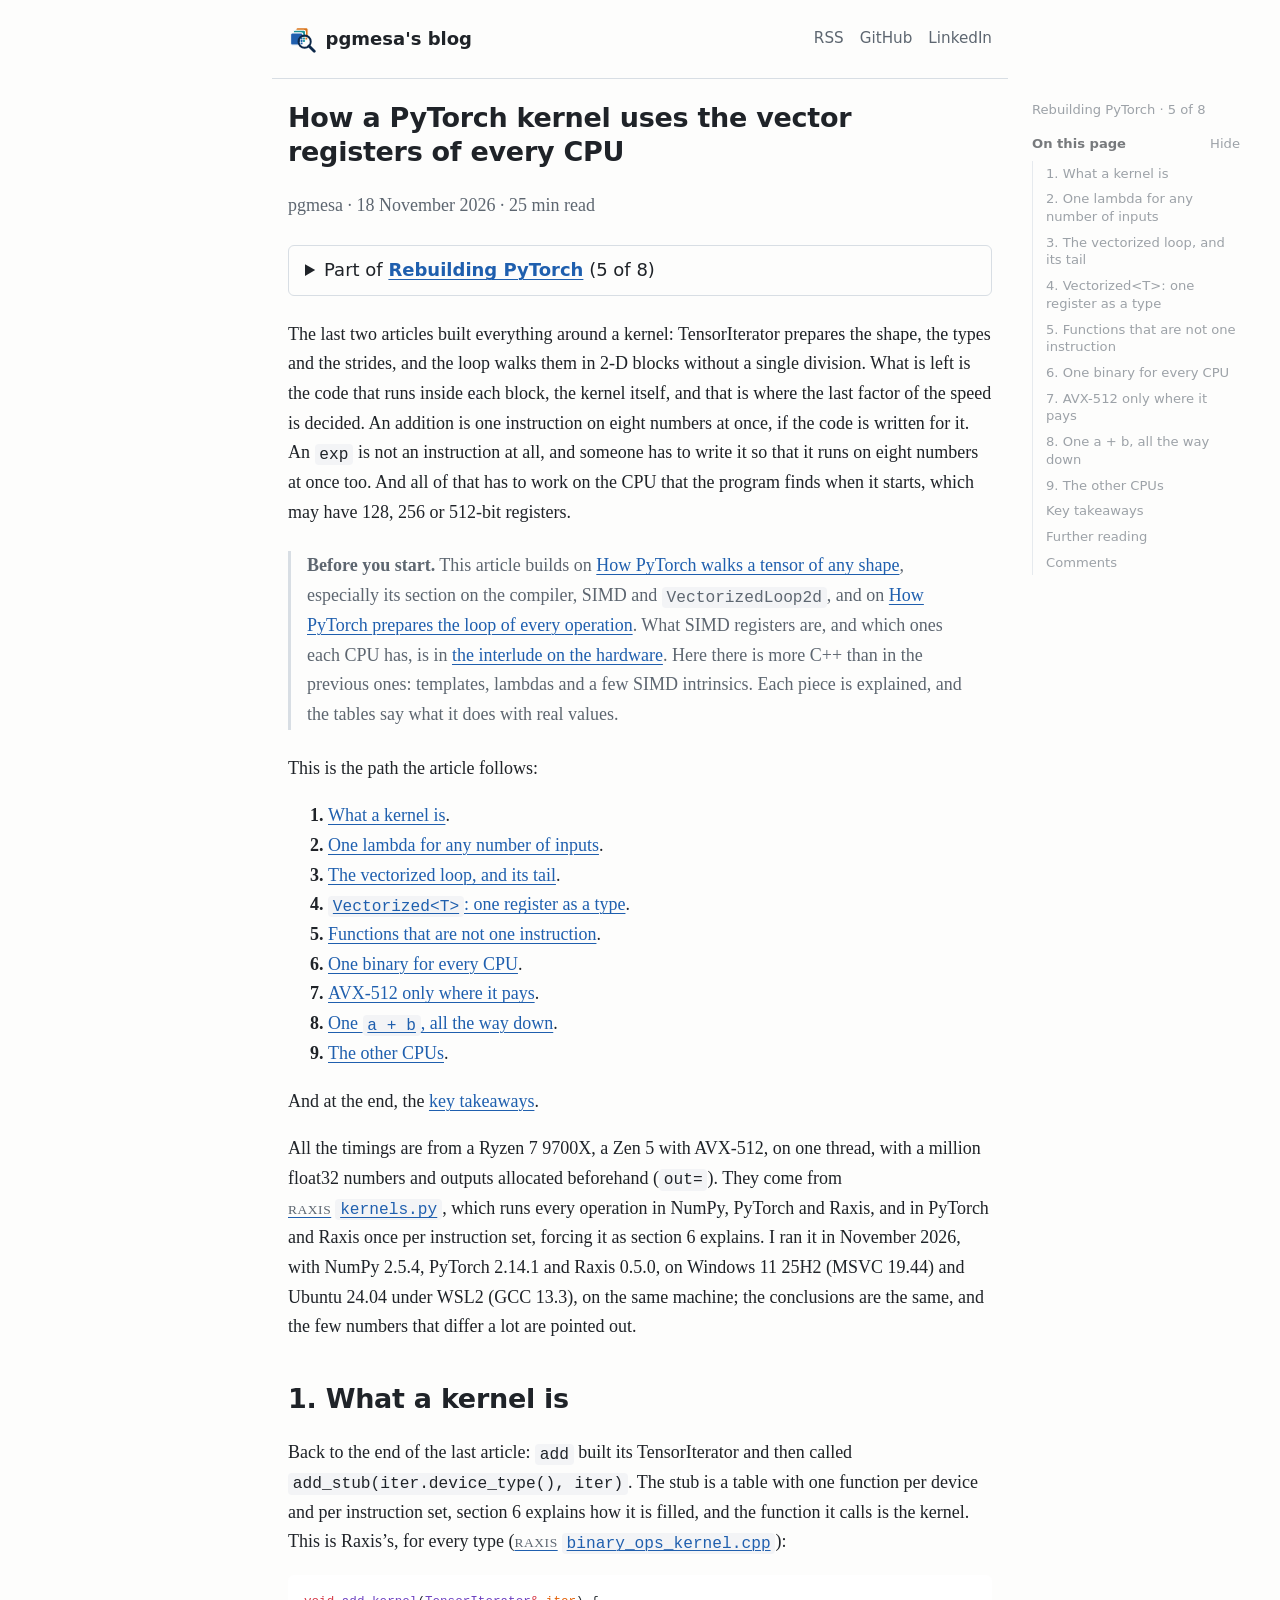
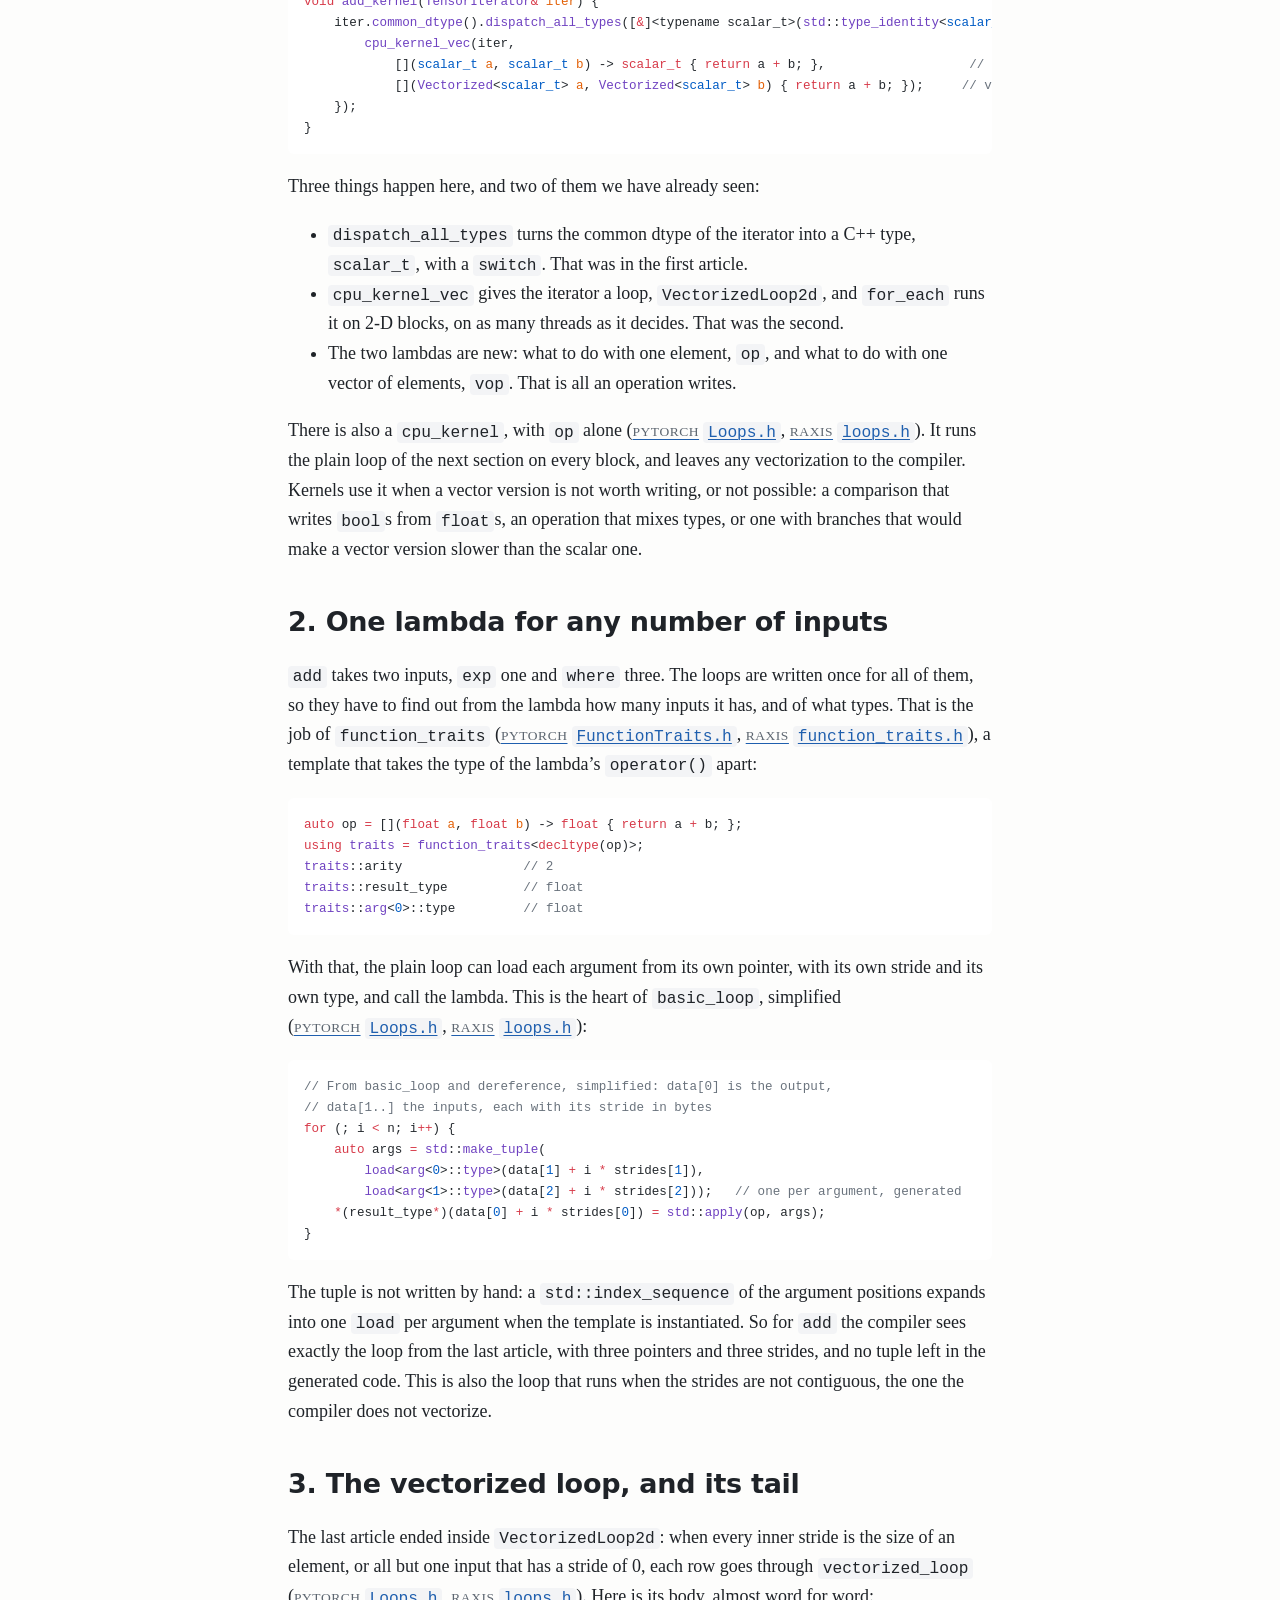
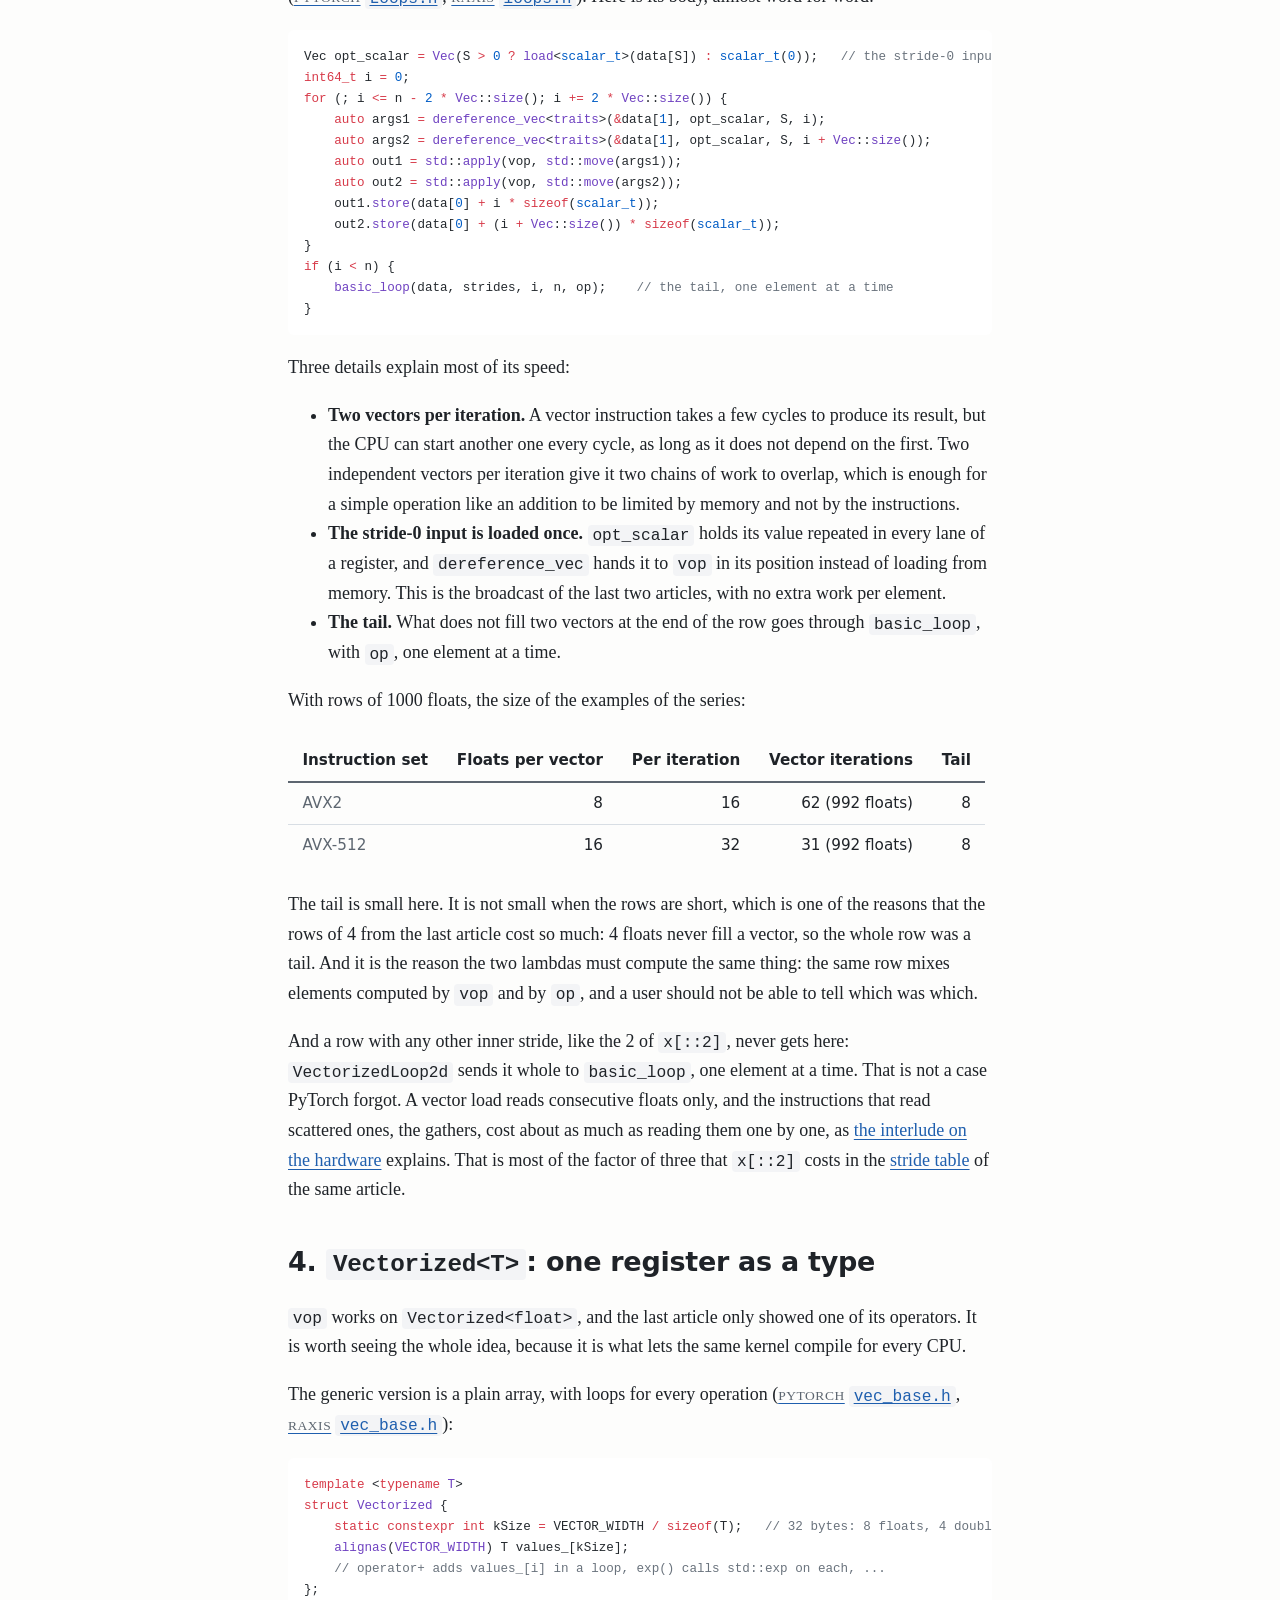
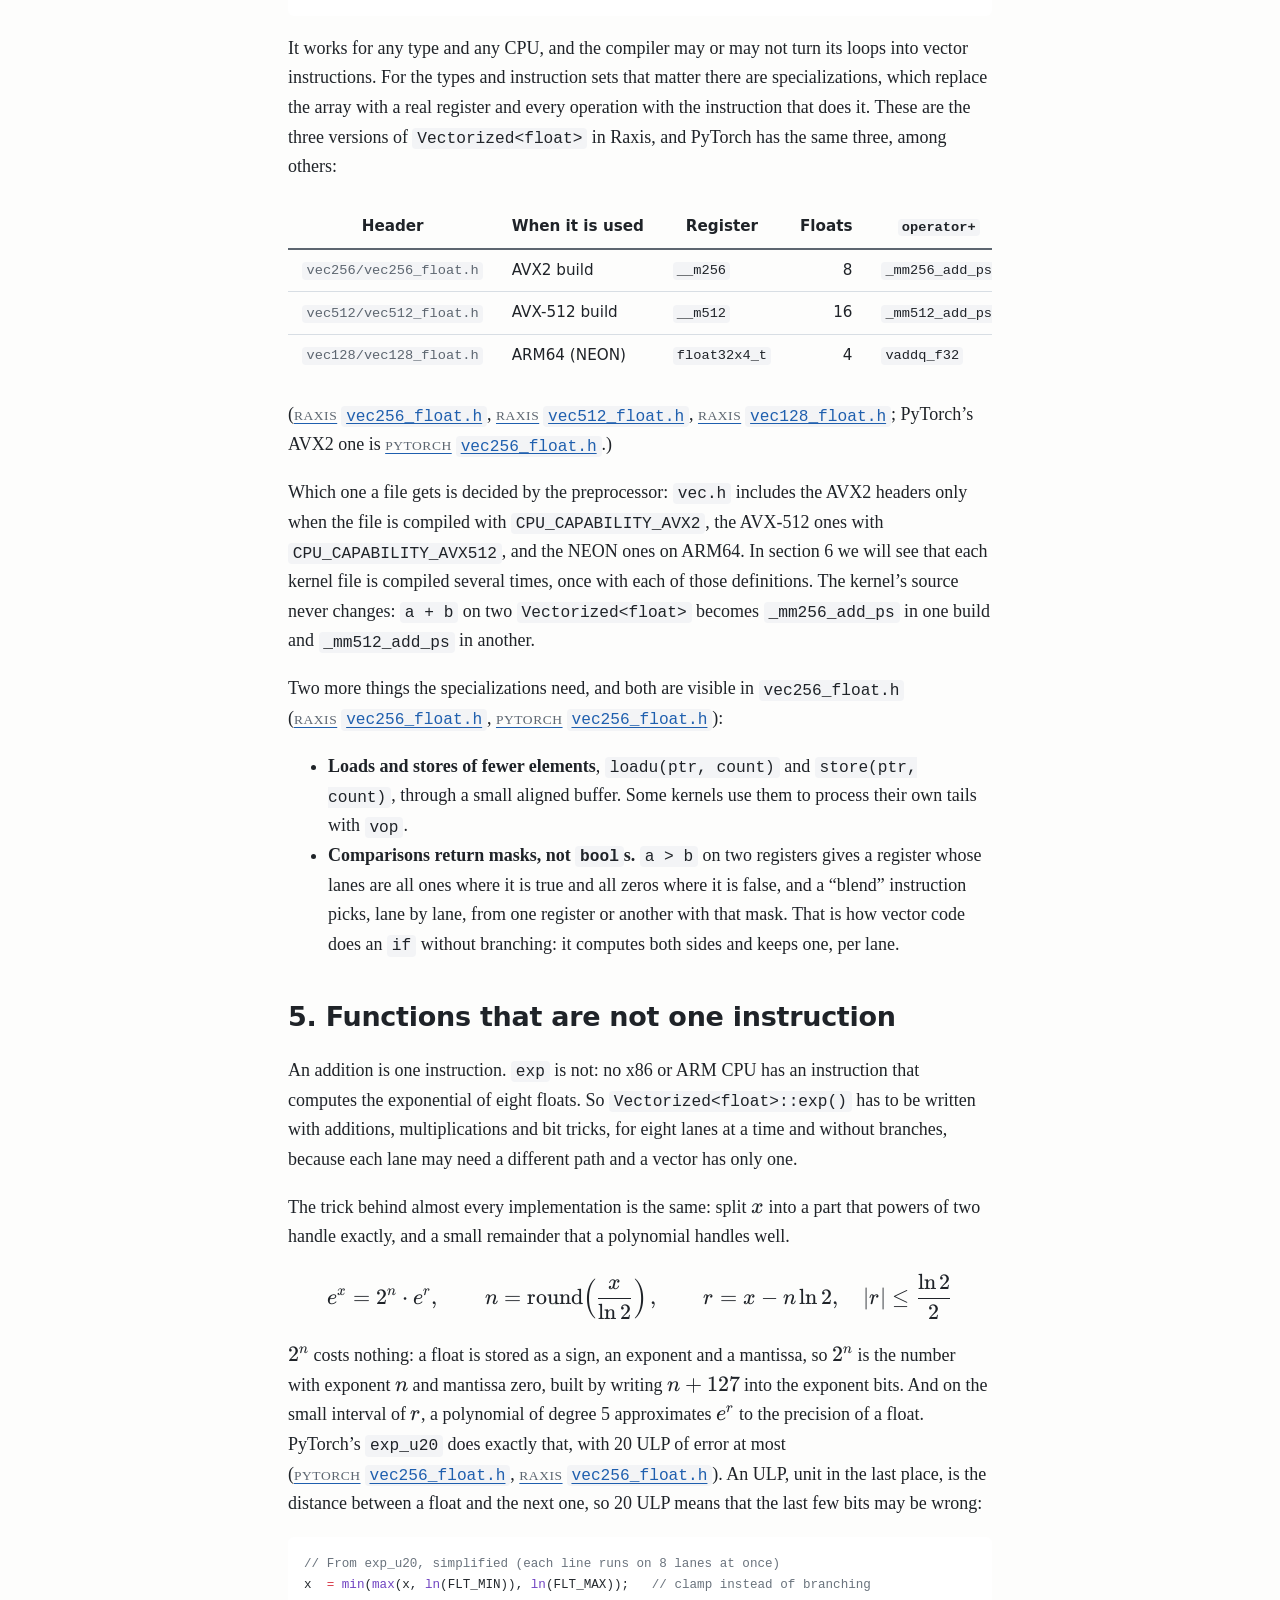
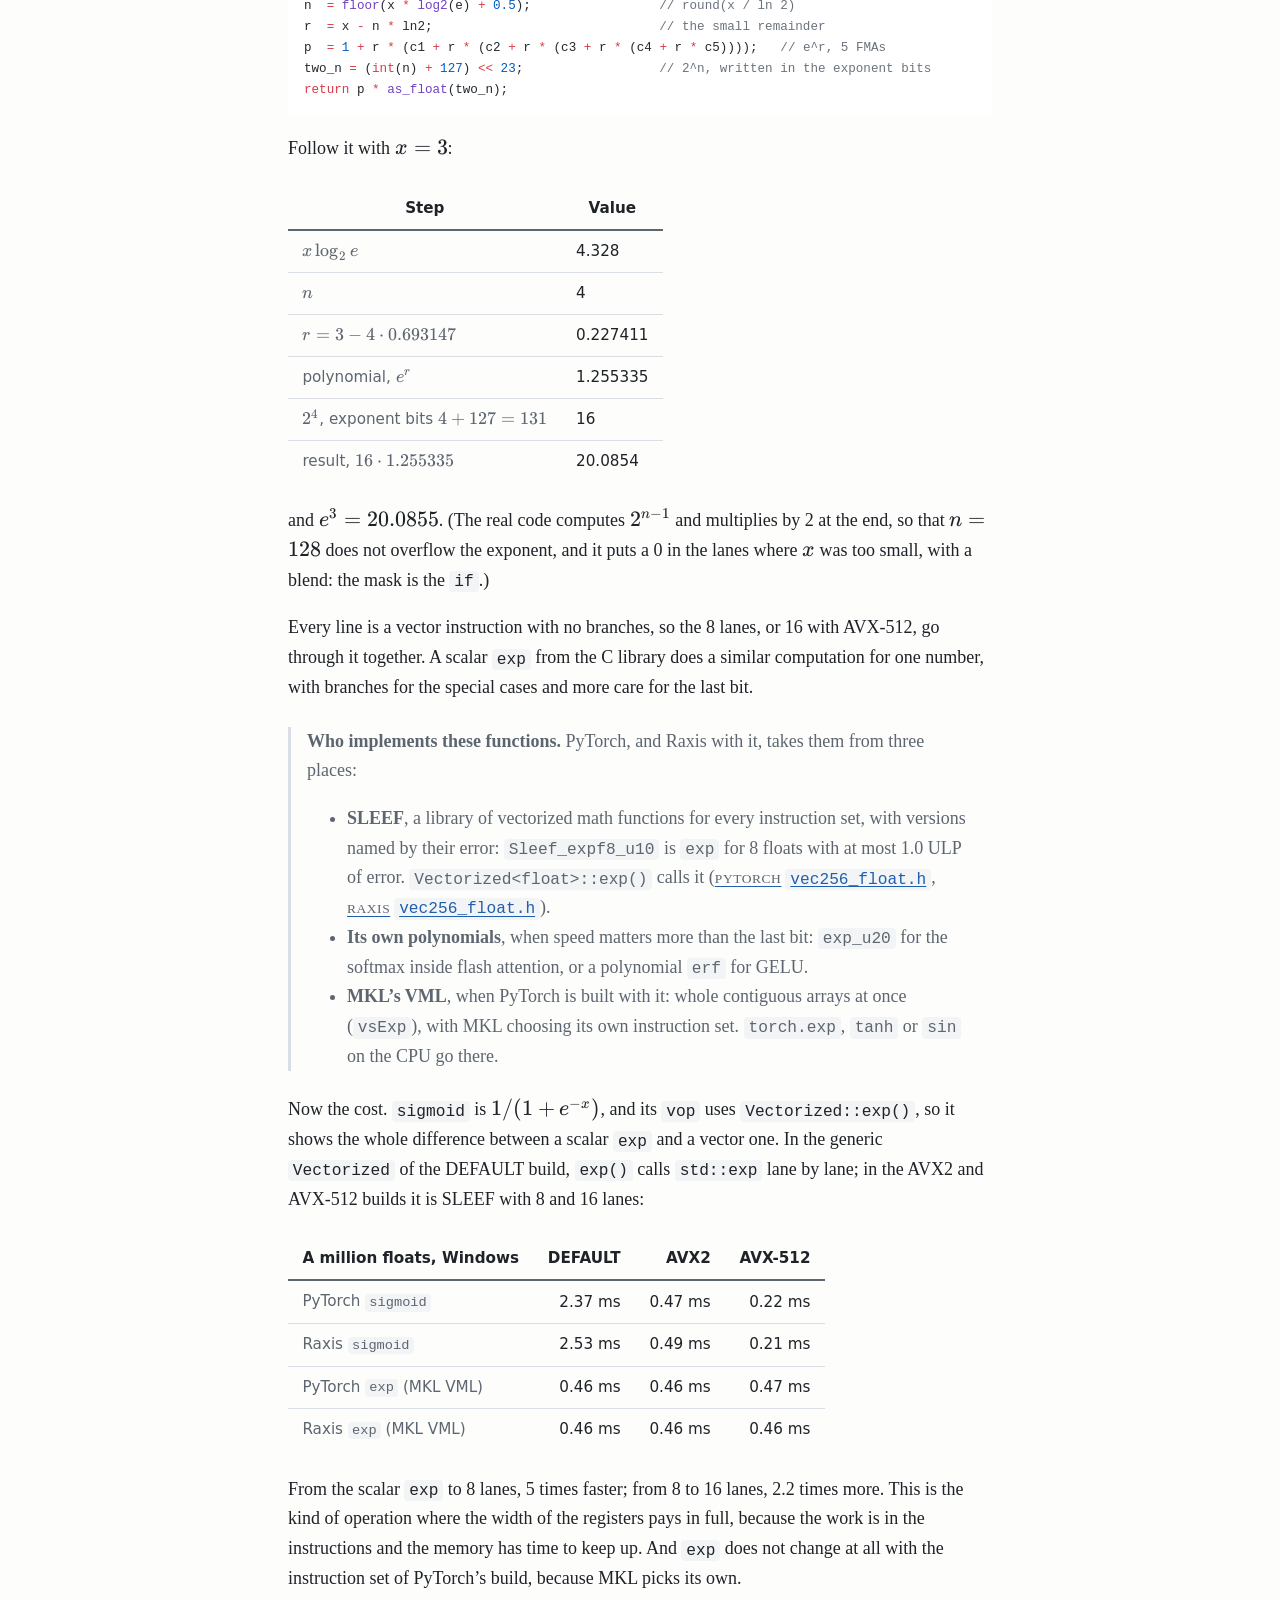
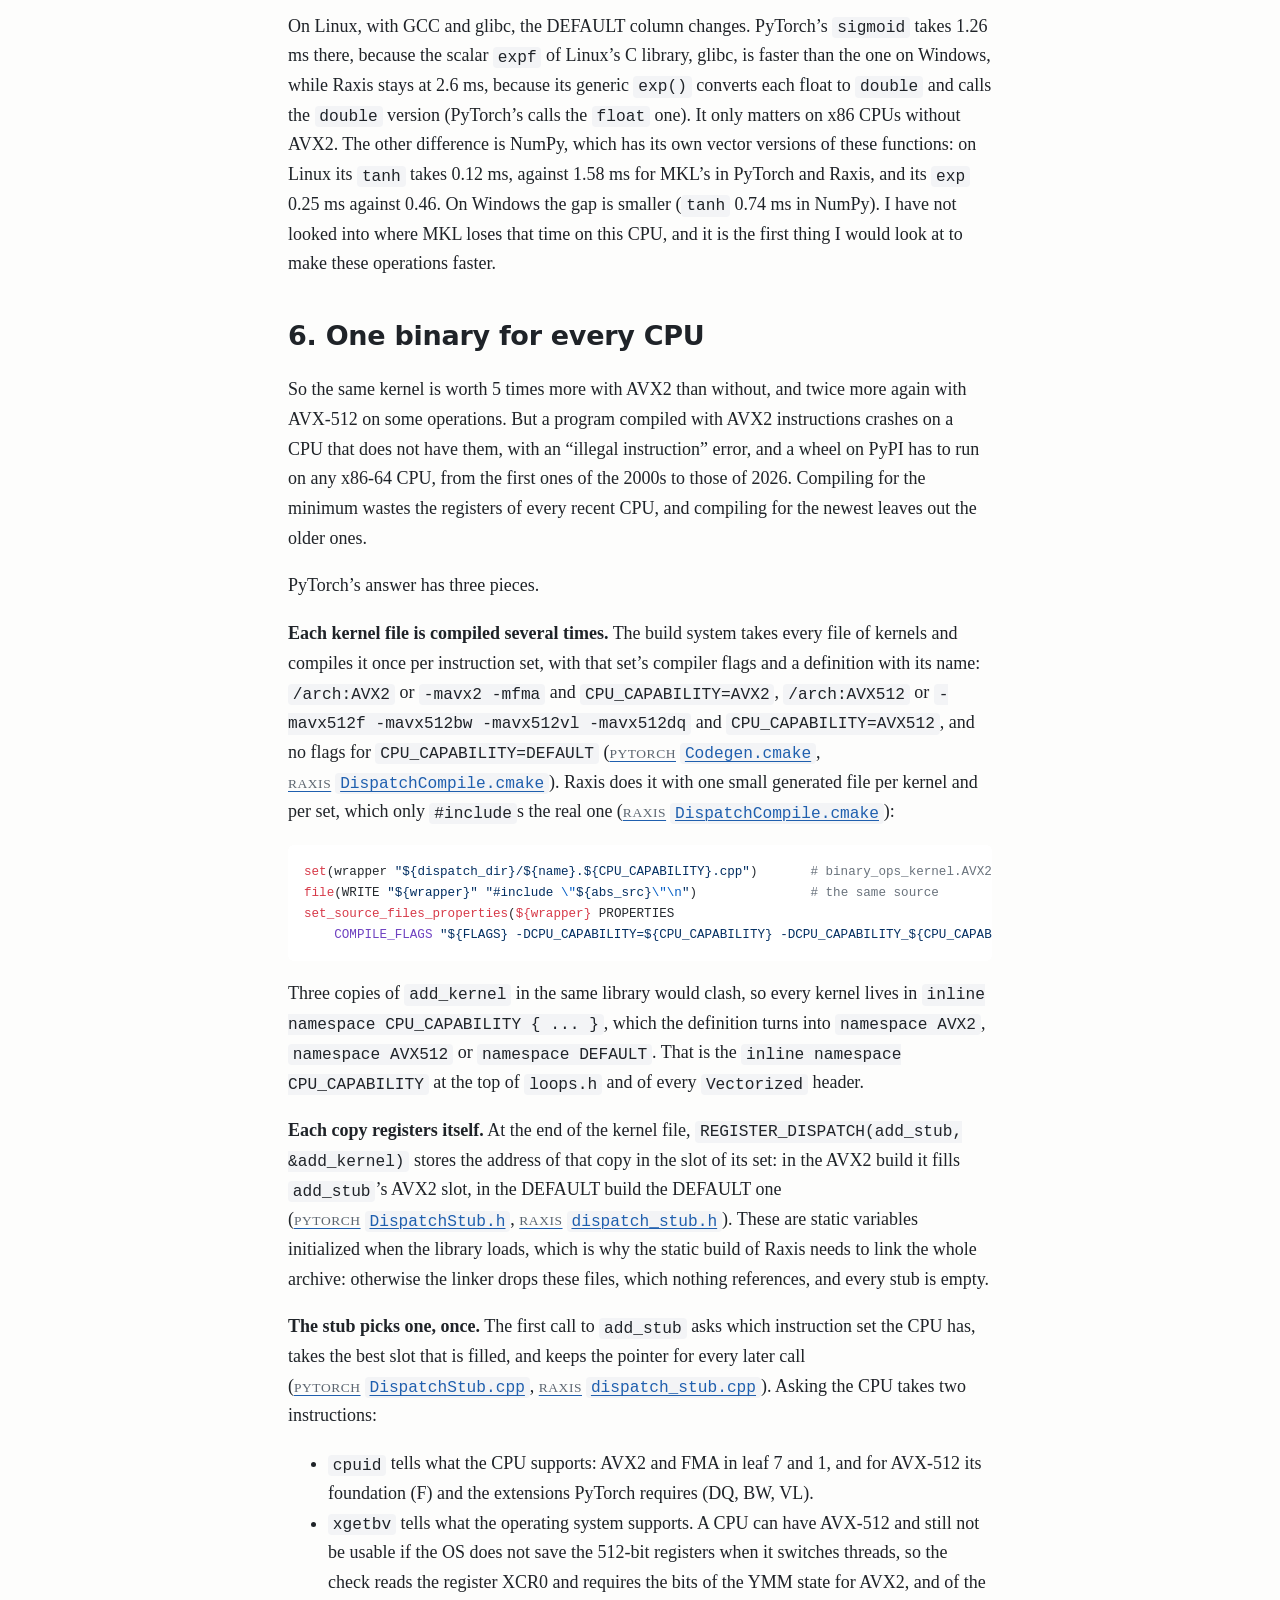
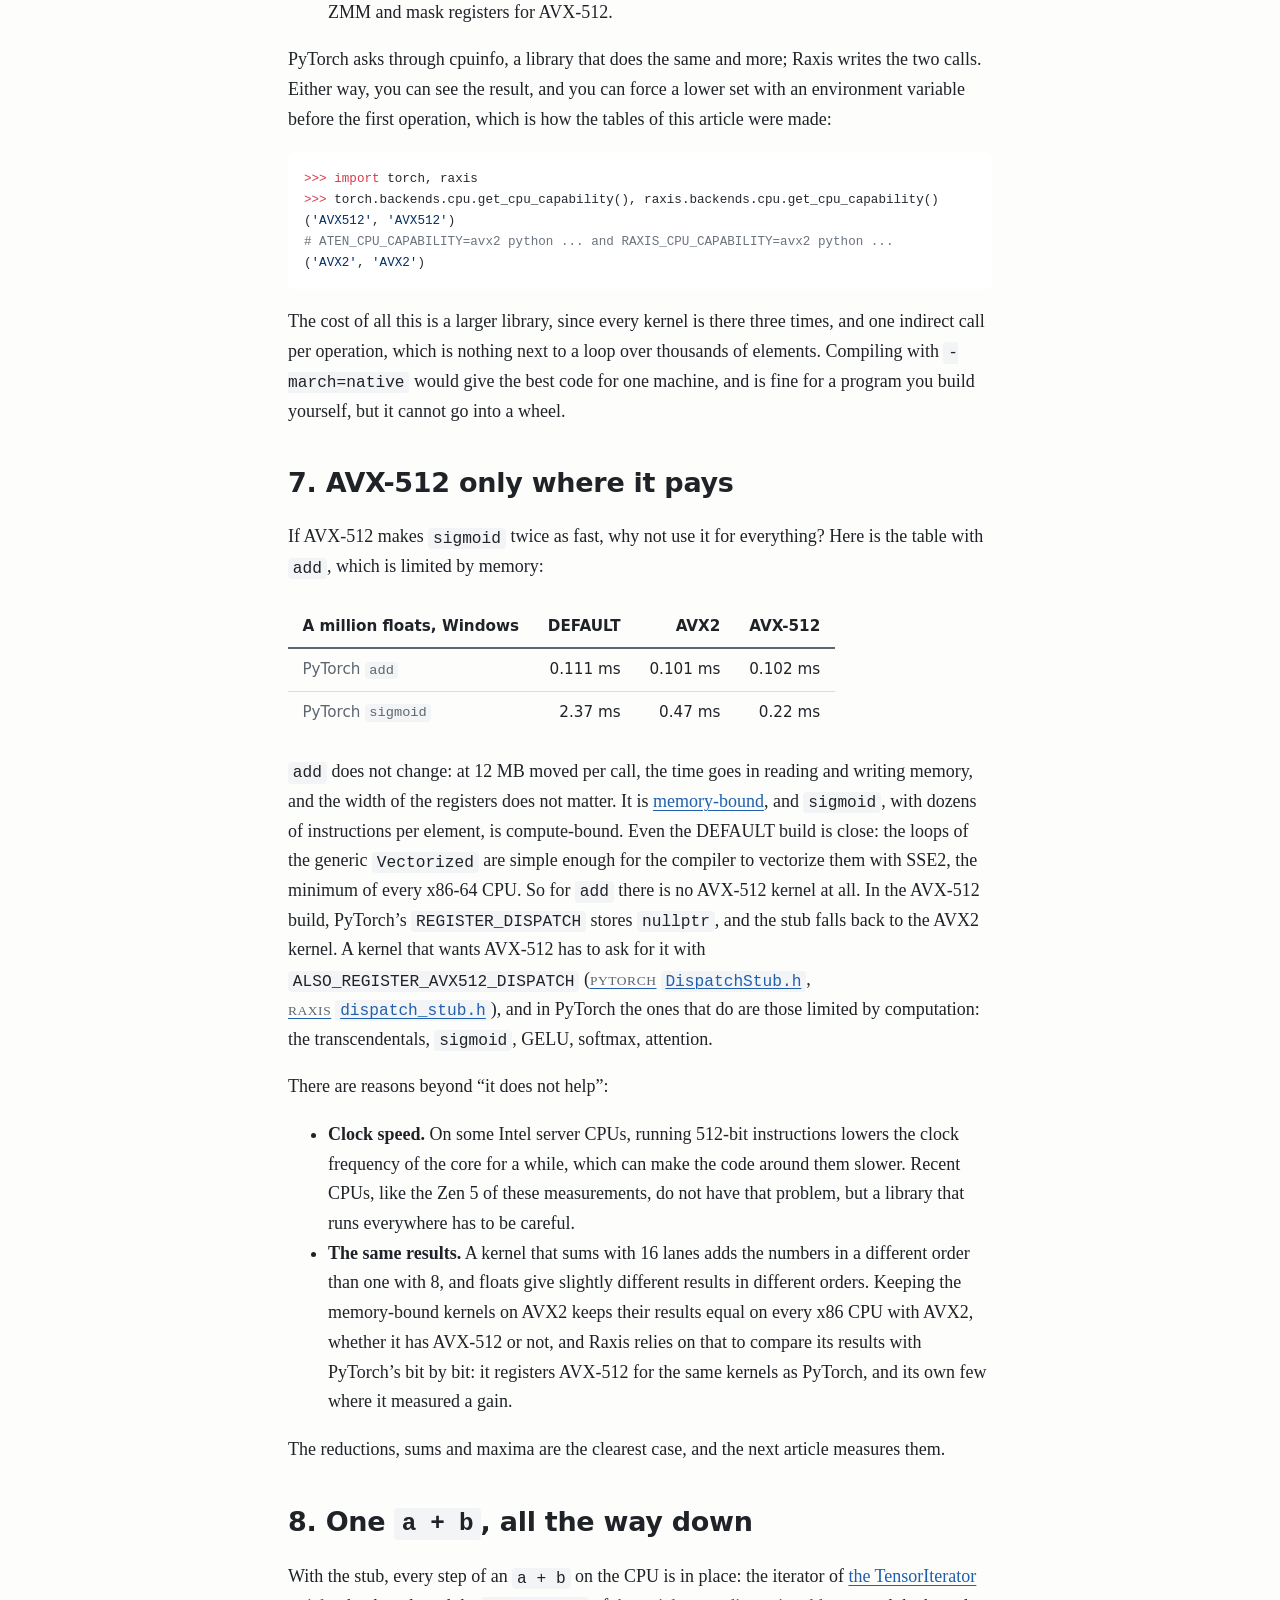
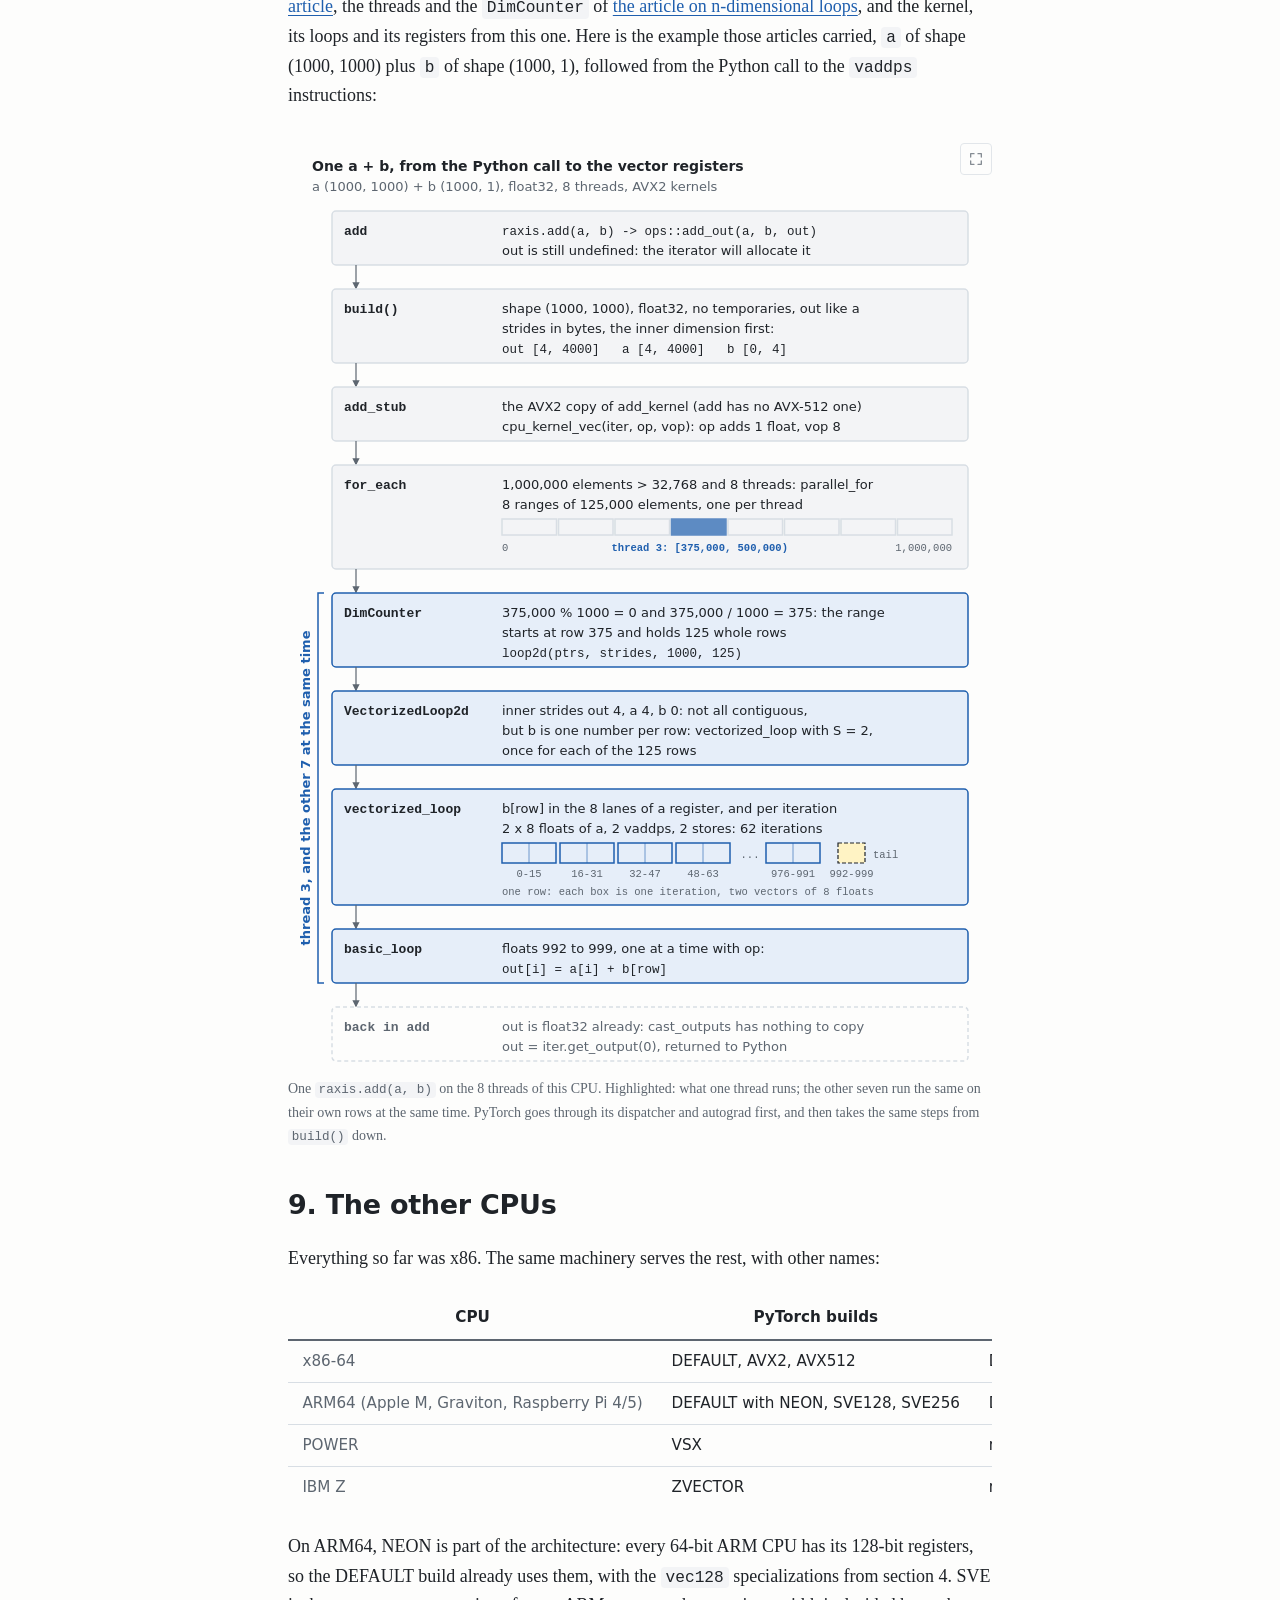
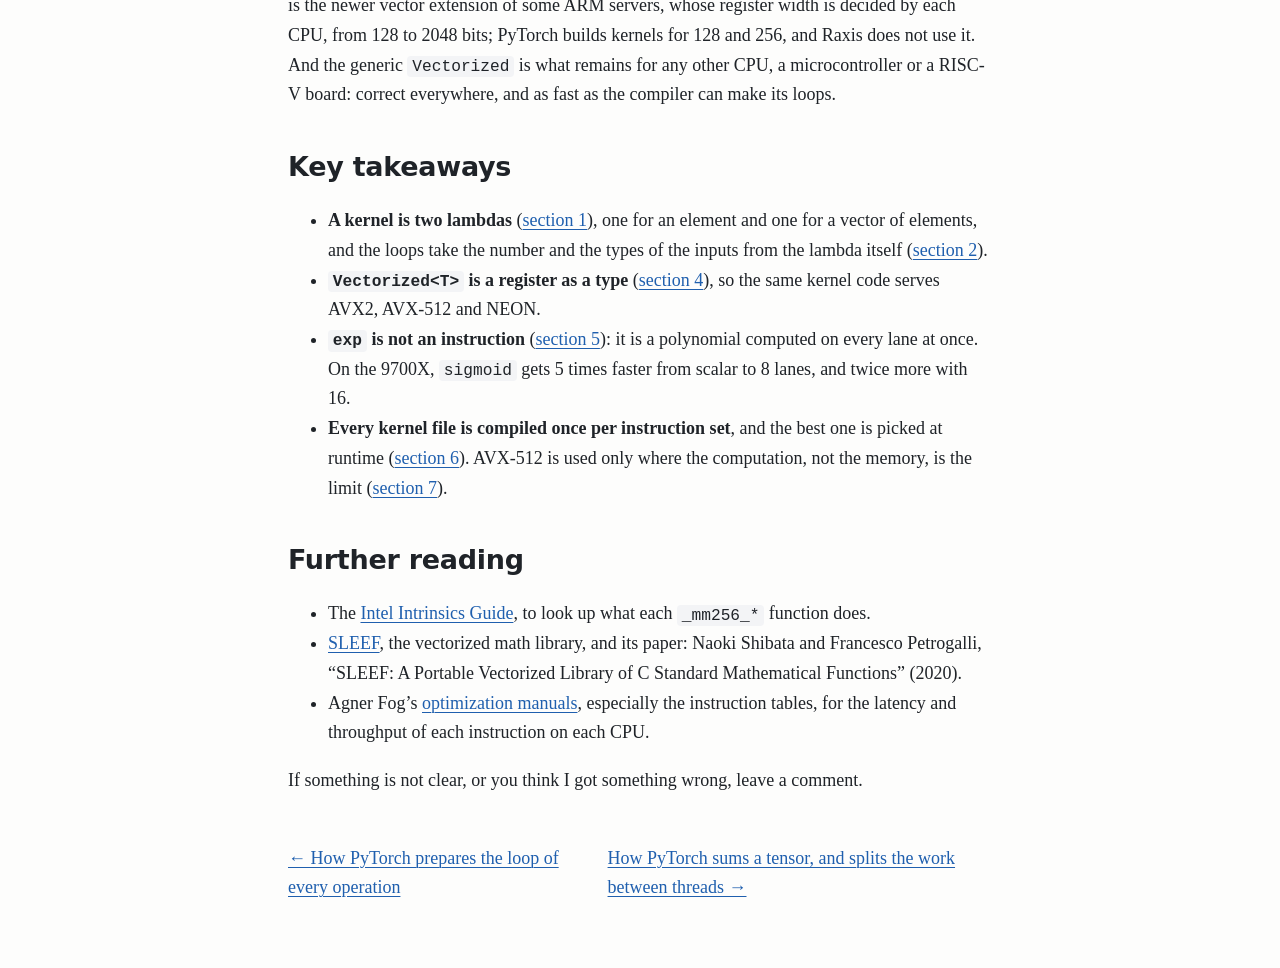
<file: posts/cpu-kernels/index.html>
<!DOCTYPE html><html lang="en" data-astro-cid-z4jru4n3><head><meta charset="utf-8"><meta name="viewport" content="width=device-width, initial-scale=1"><title>How a PyTorch kernel uses the vector registers of every CPU | pgmesa&#39;s blog</title><meta name="description" content="The two lambdas of a kernel, Vectorized<T> as one register, how exp is computed eight numbers at a time, and one binary that picks SSE, AVX2 or AVX-512 when it starts."><meta name="author" content="Pablo García Mesa"><link rel="canonical" href="https://blog.pgmesa.com/posts/cpu-kernels/"><link rel="icon" type="image/svg+xml" href="/favicon.svg"><link rel="alternate" type="application/rss+xml" title="pgmesa's blog" href="/rss.xml"><link rel="sitemap" href="/sitemap-index.xml"><meta property="og:type" content="article"><meta property="og:title" content="How a PyTorch kernel uses the vector registers of every CPU"><meta property="og:description" content="The two lambdas of a kernel, Vectorized<T> as one register, how exp is computed eight numbers at a time, and one binary that picks SSE, AVX2 or AVX-512 when it starts."><meta property="og:url" content="https://blog.pgmesa.com/posts/cpu-kernels/"><meta property="og:site_name" content="pgmesa's blog"><meta property="article:published_time" content="2026-11-18T00:00:00.000Z"><meta property="article:modified_time" content="2026-11-18T00:00:00.000Z"><meta property="article:tag" content="pytorch"><meta property="article:tag" content="simd"><meta property="article:tag" content="performance"><meta property="og:image" content="https://blog.pgmesa.com/og/posts/cpu-kernels.png"><meta property="og:image:type" content="image/png"><meta property="og:image:width" content="1200"><meta property="og:image:height" content="630"><meta property="og:image:alt" content="How a PyTorch kernel uses the vector registers of every CPU"><meta name="twitter:card" content="summary_large_image"><script type="application/ld+json">{"@context":"https://schema.org","@type":"BlogPosting","headline":"How a PyTorch kernel uses the vector registers of every CPU","description":"The two lambdas of a kernel, Vectorized<T> as one register, how exp is computed eight numbers at a time, and one binary that picks SSE, AVX2 or AVX-512 when it starts.","url":"https://blog.pgmesa.com/posts/cpu-kernels/","mainEntityOfPage":"https://blog.pgmesa.com/posts/cpu-kernels/","author":{"@type":"Person","name":"Pablo García Mesa","url":"https://github.com/pgmesa"},"datePublished":"2026-11-18T00:00:00.000Z","dateModified":"2026-11-18T00:00:00.000Z","keywords":"pytorch, simd, performance"}</script><script type="module" src="https://static.cloudflareinsights.com/beacon.min.js" data-cf-beacon="{&quot;token&quot;:&quot;956bb0ad972944c48d0de3df881b57fa&quot;}"></script><link rel="stylesheet" href="/_astro/_..CZHG1gc1.css"><link rel="stylesheet" href="/_astro/BaseLayout.BDGeZDxW.css"><style>.src[data-astro-cid-3c55tpoi]{white-space:nowrap}.src[data-astro-cid-3c55tpoi] code[data-astro-cid-3c55tpoi]{white-space:normal}.src-repo[data-astro-cid-3c55tpoi]{text-transform:uppercase;letter-spacing:.04em;color:var(--muted);margin-right:.3em;font-size:.75em}
</style><style>.add-path[data-astro-cid-g6kcror4]{margin:2rem 0}svg[data-astro-cid-g6kcror4]{width:100%;max-width:682px;height:auto;display:block}text[data-astro-cid-g6kcror4]{fill:var(--fg);font-family:var(--font-ui);font-size:13px}.step[data-astro-cid-g6kcror4]{font-size:14px;font-weight:700}.note[data-astro-cid-g6kcror4],.muted[data-astro-cid-g6kcror4]{fill:var(--muted)}.label[data-astro-cid-g6kcror4]{font-family:var(--font-mono);font-weight:700}.code[data-astro-cid-g6kcror4]{font-family:var(--font-mono);white-space:pre;font-size:12.5px}.band[data-astro-cid-g6kcror4]{fill:var(--code-bg);stroke:var(--border);stroke-width:1.5px}.band[data-astro-cid-g6kcror4].quiet{fill:none;stroke-dasharray:4 3}.band[data-astro-cid-g6kcror4].thread{fill:var(--accent-soft);stroke:var(--accent)}.flow[data-astro-cid-g6kcror4]{stroke:var(--muted);stroke-width:1.2px}.arrowhead[data-astro-cid-g6kcror4]{fill:var(--muted)}.seg[data-astro-cid-g6kcror4]{fill:none;stroke:var(--border);stroke-width:1.5px}.seg[data-astro-cid-g6kcror4].mine{fill:var(--accent);opacity:.7;stroke:var(--accent)}.vec[data-astro-cid-g6kcror4]{fill:var(--accent-soft);stroke:var(--accent);stroke-width:1.5px}.lane[data-astro-cid-g6kcror4]{stroke:var(--accent);opacity:.6}.tail[data-astro-cid-g6kcror4]{fill:var(--highlight);stroke:var(--fg);stroke-width:1.2px;stroke-dasharray:4 2}.small[data-astro-cid-g6kcror4]{font-family:var(--font-mono);fill:var(--muted);font-size:10.5px}.bracket[data-astro-cid-g6kcror4]{stroke:var(--accent);stroke-width:1.5px;fill:none}.accent-text[data-astro-cid-g6kcror4]{fill:var(--accent);font-weight:700}figcaption[data-astro-cid-g6kcror4]{color:var(--muted);margin-top:.5rem;font-size:.875rem}
</style></head><body data-astro-cid-z4jru4n3><header class="container site-header" data-astro-cid-z4jru4n3><a class="site-title" href="/" data-astro-cid-z4jru4n3><svg class="logo" viewBox="0 0 32 32" aria-hidden="true" data-astro-cid-f7espo7c><clipPath id="logo-lens" data-astro-cid-f7espo7c><circle cx="19" cy="19" r="7" data-astro-cid-f7espo7c></circle></clipPath><rect x="9" y="3" width="14" height="14" rx="2" class="layer back" data-astro-cid-f7espo7c></rect><rect x="6" y="6" width="14" height="14" rx="2" class="layer middle" data-astro-cid-f7espo7c></rect><rect x="3" y="9" width="14" height="14" rx="2" class="layer front" data-astro-cid-f7espo7c></rect><circle cx="19" cy="19" r="7" class="lens-bg" data-astro-cid-f7espo7c></circle><g clip-path="url(#logo-lens)" data-astro-cid-f7espo7c><rect x="11.8" y="11.8" width="2.1" height="2.1" rx="0.4" class="front" data-astro-cid-f7espo7c></rect><rect x="14.5" y="11.8" width="2.1" height="2.1" rx="0.4" class="front" data-astro-cid-f7espo7c></rect><rect x="17.2" y="11.8" width="2.1" height="2.1" rx="0.4" class="middle" data-astro-cid-f7espo7c></rect><rect x="19.9" y="11.8" width="2.1" height="2.1" rx="0.4" class="back" data-astro-cid-f7espo7c></rect><rect x="11.8" y="14.5" width="2.1" height="2.1" rx="0.4" class="front" data-astro-cid-f7espo7c></rect><rect x="14.5" y="14.5" width="2.1" height="2.1" rx="0.4" class="front" data-astro-cid-f7espo7c></rect><rect x="17.2" y="14.5" width="2.1" height="2.1" rx="0.4" class="middle" data-astro-cid-f7espo7c></rect><rect x="19.9" y="14.5" width="2.1" height="2.1" rx="0.4" class="back" data-astro-cid-f7espo7c></rect><rect x="11.8" y="17.2" width="2.1" height="2.1" rx="0.4" class="front" data-astro-cid-f7espo7c></rect><rect x="14.5" y="17.2" width="2.1" height="2.1" rx="0.4" class="front" data-astro-cid-f7espo7c></rect><rect x="17.2" y="17.2" width="2.1" height="2.1" rx="0.4" class="middle" data-astro-cid-f7espo7c></rect><rect x="11.8" y="19.9" width="2.1" height="2.1" rx="0.4" class="front" data-astro-cid-f7espo7c></rect><rect x="14.5" y="19.9" width="2.1" height="2.1" rx="0.4" class="front" data-astro-cid-f7espo7c></rect></g><circle cx="19" cy="19" r="7" class="glass" data-astro-cid-f7espo7c></circle><line x1="24" y1="24" x2="30" y2="30" class="handle" data-astro-cid-f7espo7c></line></svg>pgmesa&#39;s blog</a><nav data-astro-cid-z4jru4n3><a href="/rss.xml" data-astro-cid-z4jru4n3>RSS</a><a href="https://github.com/pgmesa" data-astro-cid-z4jru4n3>GitHub</a><a href="https://www.linkedin.com/in/pgmesa/" data-astro-cid-z4jru4n3>LinkedIn</a></nav></header><main class="container" data-astro-cid-z4jru4n3><article data-astro-cid-ssdmjifj><header data-astro-cid-ssdmjifj><h1 data-astro-cid-ssdmjifj>How a PyTorch kernel uses the vector registers of every CPU</h1><p class="muted" data-astro-cid-ssdmjifj>pgmesa &middot; <time datetime="2026-11-18T00:00:00.000Z" data-astro-cid-ssdmjifj>18 November 2026</time> &middot; 25 min read</p></header><div class="page-toc" data-astro-cid-lifsiwye><aside class="toc-side" aria-label="On this page" data-astro-cid-lifsiwye><nav data-astro-cid-lifsiwye><a class="toc-series" href="/series/rebuilding-pytorch/" data-astro-cid-lifsiwye>Rebuilding PyTorch · 5 of 8</a><div class="toc-head" data-astro-cid-lifsiwye><p class="toc-title" data-astro-cid-lifsiwye>On this page</p><button type="button" class="toc-hide" aria-expanded="true" data-astro-cid-lifsiwye>Hide</button></div><ol class="toc-list" data-astro-cid-lifsiwye><li data-astro-cid-lifsiwye><a href="#1-what-a-kernel-is" data-astro-cid-lifsiwye>1. What a kernel is</a></li><li data-astro-cid-lifsiwye><a href="#2-one-lambda-for-any-number-of-inputs" data-astro-cid-lifsiwye>2. One lambda for any number of inputs</a></li><li data-astro-cid-lifsiwye><a href="#3-the-vectorized-loop-and-its-tail" data-astro-cid-lifsiwye>3. The vectorized loop, and its tail</a></li><li data-astro-cid-lifsiwye><a href="#4-vectorizedt-one-register-as-a-type" data-astro-cid-lifsiwye>4. Vectorized&lt;T&gt;: one register as a type</a></li><li data-astro-cid-lifsiwye><a href="#5-functions-that-are-not-one-instruction" data-astro-cid-lifsiwye>5. Functions that are not one instruction</a></li><li data-astro-cid-lifsiwye><a href="#6-one-binary-for-every-cpu" data-astro-cid-lifsiwye>6. One binary for every CPU</a></li><li data-astro-cid-lifsiwye><a href="#7-avx-512-only-where-it-pays" data-astro-cid-lifsiwye>7. AVX-512 only where it pays</a></li><li data-astro-cid-lifsiwye><a href="#8-one-a--b-all-the-way-down" data-astro-cid-lifsiwye>8. One a + b, all the way down</a></li><li data-astro-cid-lifsiwye><a href="#9-the-other-cpus" data-astro-cid-lifsiwye>9. The other CPUs</a></li><li data-astro-cid-lifsiwye><a href="#key-takeaways" data-astro-cid-lifsiwye>Key takeaways</a></li><li data-astro-cid-lifsiwye><a href="#further-reading" data-astro-cid-lifsiwye>Further reading</a></li><li data-astro-cid-lifsiwye><a href="#comments" data-astro-cid-lifsiwye>Comments</a></li></ol></nav></aside><script>
        try {
          if (localStorage.getItem('toc-hidden') === '1') {
            const side = document.currentScript.previousElementSibling;
            side.classList.add('collapsed');
            const hide = side.querySelector('.toc-hide');
            hide.textContent = 'Show';
            hide.setAttribute('aria-expanded', 'false');
          }
        } catch {}
      </script><button type="button" class="toc-fab" aria-label="Sections of this page" data-astro-cid-lifsiwye><svg viewBox="0 0 24 24" aria-hidden="true" data-astro-cid-lifsiwye><path d="M4 6h16M4 12h16M4 18h10" data-astro-cid-lifsiwye></path></svg></button><dialog class="toc-sheet" aria-label="On this page" data-astro-cid-lifsiwye><div class="toc-head" data-astro-cid-lifsiwye><p class="toc-title" data-astro-cid-lifsiwye>On this page</p><button type="button" class="toc-close" data-astro-cid-lifsiwye>Close</button></div><ol class="toc-list" data-astro-cid-lifsiwye><li data-astro-cid-lifsiwye><a href="#1-what-a-kernel-is" data-astro-cid-lifsiwye>1. What a kernel is</a></li><li data-astro-cid-lifsiwye><a href="#2-one-lambda-for-any-number-of-inputs" data-astro-cid-lifsiwye>2. One lambda for any number of inputs</a></li><li data-astro-cid-lifsiwye><a href="#3-the-vectorized-loop-and-its-tail" data-astro-cid-lifsiwye>3. The vectorized loop, and its tail</a></li><li data-astro-cid-lifsiwye><a href="#4-vectorizedt-one-register-as-a-type" data-astro-cid-lifsiwye>4. Vectorized&lt;T&gt;: one register as a type</a></li><li data-astro-cid-lifsiwye><a href="#5-functions-that-are-not-one-instruction" data-astro-cid-lifsiwye>5. Functions that are not one instruction</a></li><li data-astro-cid-lifsiwye><a href="#6-one-binary-for-every-cpu" data-astro-cid-lifsiwye>6. One binary for every CPU</a></li><li data-astro-cid-lifsiwye><a href="#7-avx-512-only-where-it-pays" data-astro-cid-lifsiwye>7. AVX-512 only where it pays</a></li><li data-astro-cid-lifsiwye><a href="#8-one-a--b-all-the-way-down" data-astro-cid-lifsiwye>8. One a + b, all the way down</a></li><li data-astro-cid-lifsiwye><a href="#9-the-other-cpus" data-astro-cid-lifsiwye>9. The other CPUs</a></li><li data-astro-cid-lifsiwye><a href="#key-takeaways" data-astro-cid-lifsiwye>Key takeaways</a></li><li data-astro-cid-lifsiwye><a href="#further-reading" data-astro-cid-lifsiwye>Further reading</a></li><li data-astro-cid-lifsiwye><a href="#comments" data-astro-cid-lifsiwye>Comments</a></li></ol><a class="toc-series" href="/series/rebuilding-pytorch/" data-astro-cid-lifsiwye>Rebuilding PyTorch · 5 of 8</a></dialog></div><script type="module">var e=document.querySelector(`.page-toc`);if(e){let t=[...e.querySelectorAll(`.toc-list`)],n=[...t[0].querySelectorAll(`a`)].map(e=>document.getElementById(decodeURIComponent(e.hash.slice(1)))),r=e.querySelector(`.toc-fab`),i=!1,a=()=>{i=!1;let e=-1;for(let[t,r]of n.entries())r&&r.getBoundingClientRect().top<120&&(e=t);for(let n of t){let t=[...n.querySelectorAll(`a`)];for(let[n,r]of t.entries())r.classList.toggle(`active`,n===e);for(let r of n.querySelectorAll(`:scope > li`))r.classList.toggle(`current`,e>=0&&r.contains(t[e]))}r?.classList.toggle(`shown`,scrollY>200)};addEventListener(`scroll`,()=>{i||(i=!0,requestAnimationFrame(a))},{passive:!0}),a();let o=e.querySelector(`.toc-side`),s=e.querySelector(`.toc-hide`),c=e=>{o?.classList.toggle(`collapsed`,e),s&&(s.textContent=e?`Show`:`Hide`,s.setAttribute(`aria-expanded`,String(!e)))};try{c(localStorage.getItem(`toc-hidden`)===`1`)}catch{}s?.addEventListener(`click`,()=>{let e=!o?.classList.contains(`collapsed`);c(e);try{localStorage.setItem(`toc-hidden`,e?`1`:`0`)}catch{}});let l=e.querySelector(`.toc-sheet`);l&&r&&(r.addEventListener(`click`,()=>l.showModal()),e.querySelector(`.toc-close`)?.addEventListener(`click`,()=>l.close()),l.addEventListener(`click`,e=>{(e.target===l||e.target.closest(`a`))&&l.close()}))}</script><details class="series-toc" data-astro-cid-x3pxgsip><summary data-astro-cid-x3pxgsip>Part of <a href="/series/rebuilding-pytorch/" data-astro-cid-x3pxgsip><strong data-astro-cid-x3pxgsip>Rebuilding PyTorch</strong></a> (5 of 8)</summary><ol data-astro-cid-x3pxgsip><li value="1" data-astro-cid-x3pxgsip><a href="/posts/why-rebuild-pytorch/" data-astro-cid-x3pxgsip>Why I rebuilt PyTorch&#39;s core from scratch</a></li><li value="2" data-astro-cid-x3pxgsip><a href="/posts/what-a-tensor-is/" data-astro-cid-x3pxgsip>What a PyTorch tensor really is</a></li><li class="interlude" data-astro-cid-x3pxgsip><span class="interlude-label" data-astro-cid-x3pxgsip>Interlude: </span><a href="/posts/memory-and-the-cpu/" data-astro-cid-x3pxgsip>What the CPU does when your code reads memory</a></li><li value="3" data-astro-cid-x3pxgsip><a href="/posts/n-dimensional-loops/" data-astro-cid-x3pxgsip>How PyTorch walks a tensor of any shape</a></li><li value="4" data-astro-cid-x3pxgsip><a href="/posts/tensoriterator/" data-astro-cid-x3pxgsip>How PyTorch prepares the loop of every operation</a></li><li value="5" data-astro-cid-x3pxgsip><strong data-astro-cid-x3pxgsip>How a PyTorch kernel uses the vector registers of every CPU</strong></li><li value="6" data-astro-cid-x3pxgsip><a href="/posts/reductions-and-threads/" data-astro-cid-x3pxgsip>How PyTorch sums a tensor, and splits the work between threads</a></li><li value="7" data-astro-cid-x3pxgsip><a href="/posts/autograd/" data-astro-cid-x3pxgsip>How PyTorch computes gradients</a></li><li value="8" data-astro-cid-x3pxgsip><a href="/posts/cuda/" data-astro-cid-x3pxgsip>How PyTorch runs the same operations on a GPU</a></li></ol></details><p>The last two articles built everything around a kernel: TensorIterator prepares the shape, the types and the strides, and the loop walks them in 2-D blocks without a single division. What is left is the code that runs inside each block, the kernel itself, and that is where the last factor of the speed is decided. An addition is one instruction on eight numbers at once, if the code is written for it. An <code>exp</code> is not an instruction at all, and someone has to write it so that it runs on eight numbers at once too. And all of that has to work on the CPU that the program finds when it starts, which may have 128, 256 or 512-bit registers.</p>
<blockquote>
<p><strong>Before you start.</strong> This article builds on <a href="/posts/n-dimensional-loops/">How PyTorch walks a tensor of any shape</a>, especially its section on the compiler, SIMD and <code>VectorizedLoop2d</code>, and on <a href="/posts/tensoriterator/">How PyTorch prepares the loop of every operation</a>. What SIMD registers are, and which ones each CPU has, is in <a href="/posts/memory-and-the-cpu/#9-simd-one-instruction-several-numbers">the interlude on the hardware</a>. Here there is more C++ than in the previous ones: templates, lambdas and a few SIMD intrinsics. Each piece is explained, and the tables say what it does with real values.</p>
</blockquote>
<p>This is the path the article follows:</p>
<div class="article-map"><ol>
<li><a href="#1-what-a-kernel-is">What a kernel is</a>.</li>
<li><a href="#2-one-lambda-for-any-number-of-inputs">One lambda for any number of inputs</a>.</li>
<li><a href="#3-the-vectorized-loop-and-its-tail">The vectorized loop, and its tail</a>.</li>
<li><a href="#4-vectorizedt-one-register-as-a-type"><code>Vectorized&lt;T&gt;</code>: one register as a type</a>.</li>
<li><a href="#5-functions-that-are-not-one-instruction">Functions that are not one instruction</a>.</li>
<li><a href="#6-one-binary-for-every-cpu">One binary for every CPU</a>.</li>
<li><a href="#7-avx-512-only-where-it-pays">AVX-512 only where it pays</a>.</li>
<li><a href="#8-one-a--b-all-the-way-down">One <code>a + b</code>, all the way down</a>.</li>
<li><a href="#9-the-other-cpus">The other CPUs</a>.</li>
</ol></div>
<p>And at the end, the <a href="#key-takeaways">key takeaways</a>.</p>
<p>All the timings are from a Ryzen 7 9700X, a Zen 5 with AVX-512, on one thread, with a million float32 numbers and outputs allocated beforehand (<code>out=</code>). They come from <a class="src" href="https://github.com/pgmesa/raxis/blob/v0.5.0/scripts/articles/kernels.py" title="raxis: scripts/articles/kernels.py" target="_blank" rel="noopener" data-astro-cid-3c55tpoi><span class="src-repo" data-astro-cid-3c55tpoi>raxis</span><code data-astro-cid-3c55tpoi>kernels.py</code></a>, which runs every operation in NumPy, PyTorch and Raxis, and in PyTorch and Raxis once per instruction set, forcing it as section 6 explains. I ran it in November 2026, with NumPy 2.5.4, PyTorch 2.14.1 and Raxis 0.5.0, on Windows 11 25H2 (MSVC 19.44) and Ubuntu 24.04 under WSL2 (GCC 13.3), on the same machine; the conclusions are the same, and the few numbers that differ a lot are pointed out.</p>
<h2 id="1-what-a-kernel-is">1. What a kernel is</h2>
<p>Back to the end of the last article: <code>add</code> built its TensorIterator and then called <code>add_stub(iter.device_type(), iter)</code>. The stub is a table with one function per device and per instruction set, section 6 explains how it is filled, and the function it calls is the kernel. This is Raxis’s, for every type (<a class="src" href="https://github.com/pgmesa/raxis/blob/v0.5.0/libraxis/raxis/ops/cpu/binary_ops_kernel.cpp#L23-L34" title="raxis: libraxis/raxis/ops/cpu/binary_ops_kernel.cpp" target="_blank" rel="noopener" data-astro-cid-3c55tpoi><span class="src-repo" data-astro-cid-3c55tpoi>raxis</span><code data-astro-cid-3c55tpoi>binary_ops_kernel.cpp</code></a>):</p>
<pre class="astro-code astro-code-themes github-light github-dark" style="background-color:#fff;--shiki-dark-bg:#24292e;color:#24292e;--shiki-dark:#e1e4e8;overflow-x:auto" tabindex="0" data-language="cpp"><code><span class="line"><span style="color:#D73A49;--shiki-dark:#F97583">void</span><span style="color:#6F42C1;--shiki-dark:#B392F0"> add_kernel</span><span style="color:#24292E;--shiki-dark:#E1E4E8">(</span><span style="color:#6F42C1;--shiki-dark:#B392F0">TensorIterator</span><span style="color:#D73A49;--shiki-dark:#F97583">&amp;</span><span style="color:#E36209;--shiki-dark:#FFAB70"> iter</span><span style="color:#24292E;--shiki-dark:#E1E4E8">) {</span></span>
<span class="line"><span style="color:#24292E;--shiki-dark:#E1E4E8">    iter.</span><span style="color:#6F42C1;--shiki-dark:#B392F0">common_dtype</span><span style="color:#24292E;--shiki-dark:#E1E4E8">().</span><span style="color:#6F42C1;--shiki-dark:#B392F0">dispatch_all_types</span><span style="color:#24292E;--shiki-dark:#E1E4E8">([</span><span style="color:#D73A49;--shiki-dark:#F97583">&amp;</span><span style="color:#24292E;--shiki-dark:#E1E4E8">]&lt;typename scalar_t&gt;(</span><span style="color:#6F42C1;--shiki-dark:#B392F0">std</span><span style="color:#24292E;--shiki-dark:#E1E4E8">::</span><span style="color:#6F42C1;--shiki-dark:#B392F0">type_identity</span><span style="color:#24292E;--shiki-dark:#E1E4E8">&lt;</span><span style="color:#005CC5;--shiki-dark:#79B8FF">scalar_t</span><span style="color:#24292E;--shiki-dark:#E1E4E8">&gt;) {</span></span>
<span class="line"><span style="color:#6F42C1;--shiki-dark:#B392F0">        cpu_kernel_vec</span><span style="color:#24292E;--shiki-dark:#E1E4E8">(iter,</span></span>
<span class="line"><span style="color:#24292E;--shiki-dark:#E1E4E8">            [](</span><span style="color:#005CC5;--shiki-dark:#79B8FF">scalar_t</span><span style="color:#E36209;--shiki-dark:#FFAB70"> a</span><span style="color:#24292E;--shiki-dark:#E1E4E8">, </span><span style="color:#005CC5;--shiki-dark:#79B8FF">scalar_t</span><span style="color:#E36209;--shiki-dark:#FFAB70"> b</span><span style="color:#24292E;--shiki-dark:#E1E4E8">) -&gt; </span><span style="color:#D73A49;--shiki-dark:#F97583">scalar_t</span><span style="color:#24292E;--shiki-dark:#E1E4E8"> { </span><span style="color:#D73A49;--shiki-dark:#F97583">return</span><span style="color:#24292E;--shiki-dark:#E1E4E8"> a </span><span style="color:#D73A49;--shiki-dark:#F97583">+</span><span style="color:#24292E;--shiki-dark:#E1E4E8"> b; },</span><span style="color:#6A737D;--shiki-dark:#6A737D">                   // op</span></span>
<span class="line"><span style="color:#24292E;--shiki-dark:#E1E4E8">            [](</span><span style="color:#6F42C1;--shiki-dark:#B392F0">Vectorized</span><span style="color:#24292E;--shiki-dark:#E1E4E8">&lt;</span><span style="color:#005CC5;--shiki-dark:#79B8FF">scalar_t</span><span style="color:#24292E;--shiki-dark:#E1E4E8">&gt; </span><span style="color:#E36209;--shiki-dark:#FFAB70">a</span><span style="color:#24292E;--shiki-dark:#E1E4E8">, </span><span style="color:#6F42C1;--shiki-dark:#B392F0">Vectorized</span><span style="color:#24292E;--shiki-dark:#E1E4E8">&lt;</span><span style="color:#005CC5;--shiki-dark:#79B8FF">scalar_t</span><span style="color:#24292E;--shiki-dark:#E1E4E8">&gt; </span><span style="color:#E36209;--shiki-dark:#FFAB70">b</span><span style="color:#24292E;--shiki-dark:#E1E4E8">) { </span><span style="color:#D73A49;--shiki-dark:#F97583">return</span><span style="color:#24292E;--shiki-dark:#E1E4E8"> a </span><span style="color:#D73A49;--shiki-dark:#F97583">+</span><span style="color:#24292E;--shiki-dark:#E1E4E8"> b; });</span><span style="color:#6A737D;--shiki-dark:#6A737D">     // vop</span></span>
<span class="line"><span style="color:#24292E;--shiki-dark:#E1E4E8">    });</span></span>
<span class="line"><span style="color:#24292E;--shiki-dark:#E1E4E8">}</span></span></code></pre>
<p>Three things happen here, and two of them we have already seen:</p>
<ul>
<li><code>dispatch_all_types</code> turns the common dtype of the iterator into a C++ type, <code>scalar_t</code>, with a <code>switch</code>. That was in the first article.</li>
<li><code>cpu_kernel_vec</code> gives the iterator a loop, <code>VectorizedLoop2d</code>, and <code>for_each</code> runs it on 2-D blocks, on as many threads as it decides. That was the second.</li>
<li>The two lambdas are new: what to do with one element, <code>op</code>, and what to do with one vector of elements, <code>vop</code>. That is all an operation writes.</li>
</ul>
<p>There is also a <code>cpu_kernel</code>, with <code>op</code> alone (<a class="src" href="https://github.com/pytorch/pytorch/blob/v2.14.1/aten/src/ATen/native/cpu/Loops.h#L304-L320" title="pytorch: aten/src/ATen/native/cpu/Loops.h" target="_blank" rel="noopener" data-astro-cid-3c55tpoi><span class="src-repo" data-astro-cid-3c55tpoi>pytorch</span><code data-astro-cid-3c55tpoi>Loops.h</code></a>, <a class="src" href="https://github.com/pgmesa/raxis/blob/v0.5.0/libraxis/raxis/ops/cpu/loops.h#L252-L264" title="raxis: libraxis/raxis/ops/cpu/loops.h" target="_blank" rel="noopener" data-astro-cid-3c55tpoi><span class="src-repo" data-astro-cid-3c55tpoi>raxis</span><code data-astro-cid-3c55tpoi>loops.h</code></a>). It runs the plain loop of the next section on every block, and leaves any vectorization to the compiler. Kernels use it when a vector version is not worth writing, or not possible: a comparison that writes <code>bool</code>s from <code>float</code>s, an operation that mixes types, or one with branches that would make a vector version slower than the scalar one.</p>
<h2 id="2-one-lambda-for-any-number-of-inputs">2. One lambda for any number of inputs</h2>
<p><code>add</code> takes two inputs, <code>exp</code> one and <code>where</code> three. The loops are written once for all of them, so they have to find out from the lambda how many inputs it has, and of what types. That is the job of <code>function_traits</code> (<a class="src" href="https://github.com/pytorch/pytorch/blob/v2.14.1/aten/src/ATen/detail/FunctionTraits.h" title="pytorch: aten/src/ATen/detail/FunctionTraits.h" target="_blank" rel="noopener" data-astro-cid-3c55tpoi><span class="src-repo" data-astro-cid-3c55tpoi>pytorch</span><code data-astro-cid-3c55tpoi>FunctionTraits.h</code></a>, <a class="src" href="https://github.com/pgmesa/raxis/blob/v0.5.0/libraxis/raxis/util/function_traits.h#L21-L54" title="raxis: libraxis/raxis/util/function_traits.h" target="_blank" rel="noopener" data-astro-cid-3c55tpoi><span class="src-repo" data-astro-cid-3c55tpoi>raxis</span><code data-astro-cid-3c55tpoi>function_traits.h</code></a>), a template that takes the type of the lambda’s <code>operator()</code> apart:</p>
<pre class="astro-code astro-code-themes github-light github-dark" style="background-color:#fff;--shiki-dark-bg:#24292e;color:#24292e;--shiki-dark:#e1e4e8;overflow-x:auto" tabindex="0" data-language="cpp"><code><span class="line"><span style="color:#D73A49;--shiki-dark:#F97583">auto</span><span style="color:#24292E;--shiki-dark:#E1E4E8"> op </span><span style="color:#D73A49;--shiki-dark:#F97583">=</span><span style="color:#24292E;--shiki-dark:#E1E4E8"> [](</span><span style="color:#D73A49;--shiki-dark:#F97583">float</span><span style="color:#E36209;--shiki-dark:#FFAB70"> a</span><span style="color:#24292E;--shiki-dark:#E1E4E8">, </span><span style="color:#D73A49;--shiki-dark:#F97583">float</span><span style="color:#E36209;--shiki-dark:#FFAB70"> b</span><span style="color:#24292E;--shiki-dark:#E1E4E8">) -&gt; </span><span style="color:#D73A49;--shiki-dark:#F97583">float</span><span style="color:#24292E;--shiki-dark:#E1E4E8"> { </span><span style="color:#D73A49;--shiki-dark:#F97583">return</span><span style="color:#24292E;--shiki-dark:#E1E4E8"> a </span><span style="color:#D73A49;--shiki-dark:#F97583">+</span><span style="color:#24292E;--shiki-dark:#E1E4E8"> b; };</span></span>
<span class="line"><span style="color:#D73A49;--shiki-dark:#F97583">using</span><span style="color:#6F42C1;--shiki-dark:#B392F0"> traits</span><span style="color:#D73A49;--shiki-dark:#F97583"> =</span><span style="color:#6F42C1;--shiki-dark:#B392F0"> function_traits</span><span style="color:#24292E;--shiki-dark:#E1E4E8">&lt;</span><span style="color:#D73A49;--shiki-dark:#F97583">decltype</span><span style="color:#24292E;--shiki-dark:#E1E4E8">(op)&gt;;</span></span>
<span class="line"><span style="color:#6F42C1;--shiki-dark:#B392F0">traits</span><span style="color:#24292E;--shiki-dark:#E1E4E8">::arity</span><span style="color:#6A737D;--shiki-dark:#6A737D">                // 2</span></span>
<span class="line"><span style="color:#6F42C1;--shiki-dark:#B392F0">traits</span><span style="color:#24292E;--shiki-dark:#E1E4E8">::result_type</span><span style="color:#6A737D;--shiki-dark:#6A737D">          // float</span></span>
<span class="line"><span style="color:#6F42C1;--shiki-dark:#B392F0">traits</span><span style="color:#24292E;--shiki-dark:#E1E4E8">::</span><span style="color:#6F42C1;--shiki-dark:#B392F0">arg</span><span style="color:#24292E;--shiki-dark:#E1E4E8">&lt;</span><span style="color:#005CC5;--shiki-dark:#79B8FF">0</span><span style="color:#24292E;--shiki-dark:#E1E4E8">&gt;::type</span><span style="color:#6A737D;--shiki-dark:#6A737D">         // float</span></span></code></pre>
<p>With that, the plain loop can load each argument from its own pointer, with its own stride and its own type, and call the lambda. This is the heart of <code>basic_loop</code>, simplified (<a class="src" href="https://github.com/pytorch/pytorch/blob/v2.14.1/aten/src/ATen/native/cpu/Loops.h#L45-L124" title="pytorch: aten/src/ATen/native/cpu/Loops.h" target="_blank" rel="noopener" data-astro-cid-3c55tpoi><span class="src-repo" data-astro-cid-3c55tpoi>pytorch</span><code data-astro-cid-3c55tpoi>Loops.h</code></a>, <a class="src" href="https://github.com/pgmesa/raxis/blob/v0.5.0/libraxis/raxis/ops/cpu/loops.h#L28-L122" title="raxis: libraxis/raxis/ops/cpu/loops.h" target="_blank" rel="noopener" data-astro-cid-3c55tpoi><span class="src-repo" data-astro-cid-3c55tpoi>raxis</span><code data-astro-cid-3c55tpoi>loops.h</code></a>):</p>
<pre class="astro-code astro-code-themes github-light github-dark" style="background-color:#fff;--shiki-dark-bg:#24292e;color:#24292e;--shiki-dark:#e1e4e8;overflow-x:auto" tabindex="0" data-language="cpp"><code><span class="line"><span style="color:#6A737D;--shiki-dark:#6A737D">// From basic_loop and dereference, simplified: data[0] is the output,</span></span>
<span class="line"><span style="color:#6A737D;--shiki-dark:#6A737D">// data[1..] the inputs, each with its stride in bytes</span></span>
<span class="line"><span style="color:#D73A49;--shiki-dark:#F97583">for</span><span style="color:#24292E;--shiki-dark:#E1E4E8"> (; i </span><span style="color:#D73A49;--shiki-dark:#F97583">&lt;</span><span style="color:#24292E;--shiki-dark:#E1E4E8"> n; i</span><span style="color:#D73A49;--shiki-dark:#F97583">++</span><span style="color:#24292E;--shiki-dark:#E1E4E8">) {</span></span>
<span class="line"><span style="color:#D73A49;--shiki-dark:#F97583">    auto</span><span style="color:#24292E;--shiki-dark:#E1E4E8"> args </span><span style="color:#D73A49;--shiki-dark:#F97583">=</span><span style="color:#6F42C1;--shiki-dark:#B392F0"> std</span><span style="color:#24292E;--shiki-dark:#E1E4E8">::</span><span style="color:#6F42C1;--shiki-dark:#B392F0">make_tuple</span><span style="color:#24292E;--shiki-dark:#E1E4E8">(</span></span>
<span class="line"><span style="color:#6F42C1;--shiki-dark:#B392F0">        load</span><span style="color:#24292E;--shiki-dark:#E1E4E8">&lt;</span><span style="color:#6F42C1;--shiki-dark:#B392F0">arg</span><span style="color:#24292E;--shiki-dark:#E1E4E8">&lt;</span><span style="color:#005CC5;--shiki-dark:#79B8FF">0</span><span style="color:#24292E;--shiki-dark:#E1E4E8">&gt;::</span><span style="color:#6F42C1;--shiki-dark:#B392F0">type</span><span style="color:#24292E;--shiki-dark:#E1E4E8">&gt;(data[</span><span style="color:#005CC5;--shiki-dark:#79B8FF">1</span><span style="color:#24292E;--shiki-dark:#E1E4E8">] </span><span style="color:#D73A49;--shiki-dark:#F97583">+</span><span style="color:#24292E;--shiki-dark:#E1E4E8"> i </span><span style="color:#D73A49;--shiki-dark:#F97583">*</span><span style="color:#24292E;--shiki-dark:#E1E4E8"> strides[</span><span style="color:#005CC5;--shiki-dark:#79B8FF">1</span><span style="color:#24292E;--shiki-dark:#E1E4E8">]),</span></span>
<span class="line"><span style="color:#6F42C1;--shiki-dark:#B392F0">        load</span><span style="color:#24292E;--shiki-dark:#E1E4E8">&lt;</span><span style="color:#6F42C1;--shiki-dark:#B392F0">arg</span><span style="color:#24292E;--shiki-dark:#E1E4E8">&lt;</span><span style="color:#005CC5;--shiki-dark:#79B8FF">1</span><span style="color:#24292E;--shiki-dark:#E1E4E8">&gt;::</span><span style="color:#6F42C1;--shiki-dark:#B392F0">type</span><span style="color:#24292E;--shiki-dark:#E1E4E8">&gt;(data[</span><span style="color:#005CC5;--shiki-dark:#79B8FF">2</span><span style="color:#24292E;--shiki-dark:#E1E4E8">] </span><span style="color:#D73A49;--shiki-dark:#F97583">+</span><span style="color:#24292E;--shiki-dark:#E1E4E8"> i </span><span style="color:#D73A49;--shiki-dark:#F97583">*</span><span style="color:#24292E;--shiki-dark:#E1E4E8"> strides[</span><span style="color:#005CC5;--shiki-dark:#79B8FF">2</span><span style="color:#24292E;--shiki-dark:#E1E4E8">]));</span><span style="color:#6A737D;--shiki-dark:#6A737D">   // one per argument, generated</span></span>
<span class="line"><span style="color:#D73A49;--shiki-dark:#F97583">    *</span><span style="color:#24292E;--shiki-dark:#E1E4E8">(result_type</span><span style="color:#D73A49;--shiki-dark:#F97583">*</span><span style="color:#24292E;--shiki-dark:#E1E4E8">)(data[</span><span style="color:#005CC5;--shiki-dark:#79B8FF">0</span><span style="color:#24292E;--shiki-dark:#E1E4E8">] </span><span style="color:#D73A49;--shiki-dark:#F97583">+</span><span style="color:#24292E;--shiki-dark:#E1E4E8"> i </span><span style="color:#D73A49;--shiki-dark:#F97583">*</span><span style="color:#24292E;--shiki-dark:#E1E4E8"> strides[</span><span style="color:#005CC5;--shiki-dark:#79B8FF">0</span><span style="color:#24292E;--shiki-dark:#E1E4E8">]) </span><span style="color:#D73A49;--shiki-dark:#F97583">=</span><span style="color:#6F42C1;--shiki-dark:#B392F0"> std</span><span style="color:#24292E;--shiki-dark:#E1E4E8">::</span><span style="color:#6F42C1;--shiki-dark:#B392F0">apply</span><span style="color:#24292E;--shiki-dark:#E1E4E8">(op, args);</span></span>
<span class="line"><span style="color:#24292E;--shiki-dark:#E1E4E8">}</span></span></code></pre>
<p>The tuple is not written by hand: a <code>std::index_sequence</code> of the argument positions expands into one <code>load</code> per argument when the template is instantiated. So for <code>add</code> the compiler sees exactly the loop from the last article, with three pointers and three strides, and no tuple left in the generated code. This is also the loop that runs when the strides are not contiguous, the one the compiler does not vectorize.</p>
<h2 id="3-the-vectorized-loop-and-its-tail">3. The vectorized loop, and its tail</h2>
<p>The last article ended inside <code>VectorizedLoop2d</code>: when every inner stride is the size of an element, or all but one input that has a stride of 0, each row goes through <code>vectorized_loop</code> (<a class="src" href="https://github.com/pytorch/pytorch/blob/v2.14.1/aten/src/ATen/native/cpu/Loops.h#L193-L227" title="pytorch: aten/src/ATen/native/cpu/Loops.h" target="_blank" rel="noopener" data-astro-cid-3c55tpoi><span class="src-repo" data-astro-cid-3c55tpoi>pytorch</span><code data-astro-cid-3c55tpoi>Loops.h</code></a>, <a class="src" href="https://github.com/pgmesa/raxis/blob/v0.5.0/libraxis/raxis/ops/cpu/loops.h#L124-L160" title="raxis: libraxis/raxis/ops/cpu/loops.h" target="_blank" rel="noopener" data-astro-cid-3c55tpoi><span class="src-repo" data-astro-cid-3c55tpoi>raxis</span><code data-astro-cid-3c55tpoi>loops.h</code></a>). Here is its body, almost word for word:</p>
<pre class="astro-code astro-code-themes github-light github-dark" style="background-color:#fff;--shiki-dark-bg:#24292e;color:#24292e;--shiki-dark:#e1e4e8;overflow-x:auto" tabindex="0" data-language="cpp"><code><span class="line"><span style="color:#24292E;--shiki-dark:#E1E4E8">Vec opt_scalar </span><span style="color:#D73A49;--shiki-dark:#F97583">=</span><span style="color:#6F42C1;--shiki-dark:#B392F0"> Vec</span><span style="color:#24292E;--shiki-dark:#E1E4E8">(S </span><span style="color:#D73A49;--shiki-dark:#F97583">&gt;</span><span style="color:#005CC5;--shiki-dark:#79B8FF"> 0</span><span style="color:#D73A49;--shiki-dark:#F97583"> ?</span><span style="color:#6F42C1;--shiki-dark:#B392F0"> load</span><span style="color:#24292E;--shiki-dark:#E1E4E8">&lt;</span><span style="color:#005CC5;--shiki-dark:#79B8FF">scalar_t</span><span style="color:#24292E;--shiki-dark:#E1E4E8">&gt;(data[S]) </span><span style="color:#D73A49;--shiki-dark:#F97583">:</span><span style="color:#005CC5;--shiki-dark:#79B8FF"> scalar_t</span><span style="color:#24292E;--shiki-dark:#E1E4E8">(</span><span style="color:#005CC5;--shiki-dark:#79B8FF">0</span><span style="color:#24292E;--shiki-dark:#E1E4E8">));</span><span style="color:#6A737D;--shiki-dark:#6A737D">   // the stride-0 input</span></span>
<span class="line"><span style="color:#D73A49;--shiki-dark:#F97583">int64_t</span><span style="color:#24292E;--shiki-dark:#E1E4E8"> i </span><span style="color:#D73A49;--shiki-dark:#F97583">=</span><span style="color:#005CC5;--shiki-dark:#79B8FF"> 0</span><span style="color:#24292E;--shiki-dark:#E1E4E8">;</span></span>
<span class="line"><span style="color:#D73A49;--shiki-dark:#F97583">for</span><span style="color:#24292E;--shiki-dark:#E1E4E8"> (; i </span><span style="color:#D73A49;--shiki-dark:#F97583">&lt;=</span><span style="color:#24292E;--shiki-dark:#E1E4E8"> n </span><span style="color:#D73A49;--shiki-dark:#F97583">-</span><span style="color:#005CC5;--shiki-dark:#79B8FF"> 2</span><span style="color:#D73A49;--shiki-dark:#F97583"> *</span><span style="color:#6F42C1;--shiki-dark:#B392F0"> Vec</span><span style="color:#24292E;--shiki-dark:#E1E4E8">::</span><span style="color:#6F42C1;--shiki-dark:#B392F0">size</span><span style="color:#24292E;--shiki-dark:#E1E4E8">(); i </span><span style="color:#D73A49;--shiki-dark:#F97583">+=</span><span style="color:#005CC5;--shiki-dark:#79B8FF"> 2</span><span style="color:#D73A49;--shiki-dark:#F97583"> *</span><span style="color:#6F42C1;--shiki-dark:#B392F0"> Vec</span><span style="color:#24292E;--shiki-dark:#E1E4E8">::</span><span style="color:#6F42C1;--shiki-dark:#B392F0">size</span><span style="color:#24292E;--shiki-dark:#E1E4E8">()) {</span></span>
<span class="line"><span style="color:#D73A49;--shiki-dark:#F97583">    auto</span><span style="color:#24292E;--shiki-dark:#E1E4E8"> args1 </span><span style="color:#D73A49;--shiki-dark:#F97583">=</span><span style="color:#6F42C1;--shiki-dark:#B392F0"> dereference_vec</span><span style="color:#24292E;--shiki-dark:#E1E4E8">&lt;</span><span style="color:#6F42C1;--shiki-dark:#B392F0">traits</span><span style="color:#24292E;--shiki-dark:#E1E4E8">&gt;(</span><span style="color:#D73A49;--shiki-dark:#F97583">&amp;</span><span style="color:#24292E;--shiki-dark:#E1E4E8">data[</span><span style="color:#005CC5;--shiki-dark:#79B8FF">1</span><span style="color:#24292E;--shiki-dark:#E1E4E8">], opt_scalar, S, i);</span></span>
<span class="line"><span style="color:#D73A49;--shiki-dark:#F97583">    auto</span><span style="color:#24292E;--shiki-dark:#E1E4E8"> args2 </span><span style="color:#D73A49;--shiki-dark:#F97583">=</span><span style="color:#6F42C1;--shiki-dark:#B392F0"> dereference_vec</span><span style="color:#24292E;--shiki-dark:#E1E4E8">&lt;</span><span style="color:#6F42C1;--shiki-dark:#B392F0">traits</span><span style="color:#24292E;--shiki-dark:#E1E4E8">&gt;(</span><span style="color:#D73A49;--shiki-dark:#F97583">&amp;</span><span style="color:#24292E;--shiki-dark:#E1E4E8">data[</span><span style="color:#005CC5;--shiki-dark:#79B8FF">1</span><span style="color:#24292E;--shiki-dark:#E1E4E8">], opt_scalar, S, i </span><span style="color:#D73A49;--shiki-dark:#F97583">+</span><span style="color:#6F42C1;--shiki-dark:#B392F0"> Vec</span><span style="color:#24292E;--shiki-dark:#E1E4E8">::</span><span style="color:#6F42C1;--shiki-dark:#B392F0">size</span><span style="color:#24292E;--shiki-dark:#E1E4E8">());</span></span>
<span class="line"><span style="color:#D73A49;--shiki-dark:#F97583">    auto</span><span style="color:#24292E;--shiki-dark:#E1E4E8"> out1 </span><span style="color:#D73A49;--shiki-dark:#F97583">=</span><span style="color:#6F42C1;--shiki-dark:#B392F0"> std</span><span style="color:#24292E;--shiki-dark:#E1E4E8">::</span><span style="color:#6F42C1;--shiki-dark:#B392F0">apply</span><span style="color:#24292E;--shiki-dark:#E1E4E8">(vop, </span><span style="color:#6F42C1;--shiki-dark:#B392F0">std</span><span style="color:#24292E;--shiki-dark:#E1E4E8">::</span><span style="color:#6F42C1;--shiki-dark:#B392F0">move</span><span style="color:#24292E;--shiki-dark:#E1E4E8">(args1));</span></span>
<span class="line"><span style="color:#D73A49;--shiki-dark:#F97583">    auto</span><span style="color:#24292E;--shiki-dark:#E1E4E8"> out2 </span><span style="color:#D73A49;--shiki-dark:#F97583">=</span><span style="color:#6F42C1;--shiki-dark:#B392F0"> std</span><span style="color:#24292E;--shiki-dark:#E1E4E8">::</span><span style="color:#6F42C1;--shiki-dark:#B392F0">apply</span><span style="color:#24292E;--shiki-dark:#E1E4E8">(vop, </span><span style="color:#6F42C1;--shiki-dark:#B392F0">std</span><span style="color:#24292E;--shiki-dark:#E1E4E8">::</span><span style="color:#6F42C1;--shiki-dark:#B392F0">move</span><span style="color:#24292E;--shiki-dark:#E1E4E8">(args2));</span></span>
<span class="line"><span style="color:#24292E;--shiki-dark:#E1E4E8">    out1.</span><span style="color:#6F42C1;--shiki-dark:#B392F0">store</span><span style="color:#24292E;--shiki-dark:#E1E4E8">(data[</span><span style="color:#005CC5;--shiki-dark:#79B8FF">0</span><span style="color:#24292E;--shiki-dark:#E1E4E8">] </span><span style="color:#D73A49;--shiki-dark:#F97583">+</span><span style="color:#24292E;--shiki-dark:#E1E4E8"> i </span><span style="color:#D73A49;--shiki-dark:#F97583">*</span><span style="color:#D73A49;--shiki-dark:#F97583"> sizeof</span><span style="color:#24292E;--shiki-dark:#E1E4E8">(</span><span style="color:#005CC5;--shiki-dark:#79B8FF">scalar_t</span><span style="color:#24292E;--shiki-dark:#E1E4E8">));</span></span>
<span class="line"><span style="color:#24292E;--shiki-dark:#E1E4E8">    out2.</span><span style="color:#6F42C1;--shiki-dark:#B392F0">store</span><span style="color:#24292E;--shiki-dark:#E1E4E8">(data[</span><span style="color:#005CC5;--shiki-dark:#79B8FF">0</span><span style="color:#24292E;--shiki-dark:#E1E4E8">] </span><span style="color:#D73A49;--shiki-dark:#F97583">+</span><span style="color:#24292E;--shiki-dark:#E1E4E8"> (i </span><span style="color:#D73A49;--shiki-dark:#F97583">+</span><span style="color:#6F42C1;--shiki-dark:#B392F0"> Vec</span><span style="color:#24292E;--shiki-dark:#E1E4E8">::</span><span style="color:#6F42C1;--shiki-dark:#B392F0">size</span><span style="color:#24292E;--shiki-dark:#E1E4E8">()) </span><span style="color:#D73A49;--shiki-dark:#F97583">*</span><span style="color:#D73A49;--shiki-dark:#F97583"> sizeof</span><span style="color:#24292E;--shiki-dark:#E1E4E8">(</span><span style="color:#005CC5;--shiki-dark:#79B8FF">scalar_t</span><span style="color:#24292E;--shiki-dark:#E1E4E8">));</span></span>
<span class="line"><span style="color:#24292E;--shiki-dark:#E1E4E8">}</span></span>
<span class="line"><span style="color:#D73A49;--shiki-dark:#F97583">if</span><span style="color:#24292E;--shiki-dark:#E1E4E8"> (i </span><span style="color:#D73A49;--shiki-dark:#F97583">&lt;</span><span style="color:#24292E;--shiki-dark:#E1E4E8"> n) {</span></span>
<span class="line"><span style="color:#6F42C1;--shiki-dark:#B392F0">    basic_loop</span><span style="color:#24292E;--shiki-dark:#E1E4E8">(data, strides, i, n, op);</span><span style="color:#6A737D;--shiki-dark:#6A737D">    // the tail, one element at a time</span></span>
<span class="line"><span style="color:#24292E;--shiki-dark:#E1E4E8">}</span></span></code></pre>
<p>Three details explain most of its speed:</p>
<ul>
<li><strong>Two vectors per iteration.</strong> A vector instruction takes a few cycles to produce its result, but the CPU can start another one every cycle, as long as it does not depend on the first. Two independent vectors per iteration give it two chains of work to overlap, which is enough for a simple operation like an addition to be limited by memory and not by the instructions.</li>
<li><strong>The stride-0 input is loaded once.</strong> <code>opt_scalar</code> holds its value repeated in every lane of a register, and <code>dereference_vec</code> hands it to <code>vop</code> in its position instead of loading from memory. This is the broadcast of the last two articles, with no extra work per element.</li>
<li><strong>The tail.</strong> What does not fill two vectors at the end of the row goes through <code>basic_loop</code>, with <code>op</code>, one element at a time.</li>
</ul>
<p>With rows of 1000 floats, the size of the examples of the series:</p>


























<table><thead><tr><th>Instruction set</th><th style="text-align:right">Floats per vector</th><th style="text-align:right">Per iteration</th><th style="text-align:right">Vector iterations</th><th style="text-align:right">Tail</th></tr></thead><tbody><tr><td>AVX2</td><td style="text-align:right">8</td><td style="text-align:right">16</td><td style="text-align:right">62 (992 floats)</td><td style="text-align:right">8</td></tr><tr><td>AVX-512</td><td style="text-align:right">16</td><td style="text-align:right">32</td><td style="text-align:right">31 (992 floats)</td><td style="text-align:right">8</td></tr></tbody></table>
<p>The tail is small here. It is not small when the rows are short, which is one of the reasons that the rows of 4 from the last article cost so much: 4 floats never fill a vector, so the whole row was a tail. And it is the reason the two lambdas must compute the same thing: the same row mixes elements computed by <code>vop</code> and by <code>op</code>, and a user should not be able to tell which was which.</p>
<p>And a row with any other inner stride, like the 2 of <code>x[::2]</code>, never gets here: <code>VectorizedLoop2d</code> sends it whole to <code>basic_loop</code>, one element at a time. That is not a case PyTorch forgot. A vector load reads consecutive floats only, and the instructions that read scattered ones, the gathers, cost about as much as reading them one by one, as <a href="/posts/memory-and-the-cpu/#9-simd-one-instruction-several-numbers">the interlude on the hardware</a> explains. That is most of the factor of three that <code>x[::2]</code> costs in the <a href="/posts/memory-and-the-cpu/#6-reading-with-a-stride">stride table</a> of the same article.</p>
<h2 id="4-vectorizedt-one-register-as-a-type">4. <code>Vectorized&lt;T&gt;</code>: one register as a type</h2>
<p><code>vop</code> works on <code>Vectorized&lt;float&gt;</code>, and the last article only showed one of its operators. It is worth seeing the whole idea, because it is what lets the same kernel compile for every CPU.</p>
<p>The generic version is a plain array, with loops for every operation (<a class="src" href="https://github.com/pytorch/pytorch/blob/v2.14.1/aten/src/ATen/cpu/vec/vec_base.h#L180-L191" title="pytorch: aten/src/ATen/cpu/vec/vec_base.h" target="_blank" rel="noopener" data-astro-cid-3c55tpoi><span class="src-repo" data-astro-cid-3c55tpoi>pytorch</span><code data-astro-cid-3c55tpoi>vec_base.h</code></a>, <a class="src" href="https://github.com/pgmesa/raxis/blob/v0.5.0/libraxis/raxis/ops/cpu/vec/vec_base.h#L38-L69" title="raxis: libraxis/raxis/ops/cpu/vec/vec_base.h" target="_blank" rel="noopener" data-astro-cid-3c55tpoi><span class="src-repo" data-astro-cid-3c55tpoi>raxis</span><code data-astro-cid-3c55tpoi>vec_base.h</code></a>):</p>
<pre class="astro-code astro-code-themes github-light github-dark" style="background-color:#fff;--shiki-dark-bg:#24292e;color:#24292e;--shiki-dark:#e1e4e8;overflow-x:auto" tabindex="0" data-language="cpp"><code><span class="line"><span style="color:#D73A49;--shiki-dark:#F97583">template</span><span style="color:#24292E;--shiki-dark:#E1E4E8"> &lt;</span><span style="color:#D73A49;--shiki-dark:#F97583">typename</span><span style="color:#6F42C1;--shiki-dark:#B392F0"> T</span><span style="color:#24292E;--shiki-dark:#E1E4E8">&gt;</span></span>
<span class="line"><span style="color:#D73A49;--shiki-dark:#F97583">struct</span><span style="color:#6F42C1;--shiki-dark:#B392F0"> Vectorized</span><span style="color:#24292E;--shiki-dark:#E1E4E8"> {</span></span>
<span class="line"><span style="color:#D73A49;--shiki-dark:#F97583">    static</span><span style="color:#D73A49;--shiki-dark:#F97583"> constexpr</span><span style="color:#D73A49;--shiki-dark:#F97583"> int</span><span style="color:#24292E;--shiki-dark:#E1E4E8"> kSize </span><span style="color:#D73A49;--shiki-dark:#F97583">=</span><span style="color:#24292E;--shiki-dark:#E1E4E8"> VECTOR_WIDTH </span><span style="color:#D73A49;--shiki-dark:#F97583">/</span><span style="color:#D73A49;--shiki-dark:#F97583"> sizeof</span><span style="color:#24292E;--shiki-dark:#E1E4E8">(T);</span><span style="color:#6A737D;--shiki-dark:#6A737D">   // 32 bytes: 8 floats, 4 doubles</span></span>
<span class="line"><span style="color:#6F42C1;--shiki-dark:#B392F0">    alignas</span><span style="color:#24292E;--shiki-dark:#E1E4E8">(</span><span style="color:#6F42C1;--shiki-dark:#B392F0">VECTOR_WIDTH</span><span style="color:#24292E;--shiki-dark:#E1E4E8">) T values_[kSize];</span></span>
<span class="line"><span style="color:#6A737D;--shiki-dark:#6A737D">    // operator+ adds values_[i] in a loop, exp() calls std::exp on each, ...</span></span>
<span class="line"><span style="color:#24292E;--shiki-dark:#E1E4E8">};</span></span></code></pre>
<p>It works for any type and any CPU, and the compiler may or may not turn its loops into vector instructions. For the types and instruction sets that matter there are specializations, which replace the array with a real register and every operation with the instruction that does it. These are the three versions of <code>Vectorized&lt;float&gt;</code> in Raxis, and PyTorch has the same three, among others:</p>

































<table><thead><tr><th>Header</th><th>When it is used</th><th>Register</th><th style="text-align:right">Floats</th><th><code>operator+</code></th></tr></thead><tbody><tr><td><code>vec256/vec256_float.h</code></td><td>AVX2 build</td><td><code>__m256</code></td><td style="text-align:right">8</td><td><code>_mm256_add_ps</code></td></tr><tr><td><code>vec512/vec512_float.h</code></td><td>AVX-512 build</td><td><code>__m512</code></td><td style="text-align:right">16</td><td><code>_mm512_add_ps</code></td></tr><tr><td><code>vec128/vec128_float.h</code></td><td>ARM64 (NEON)</td><td><code>float32x4_t</code></td><td style="text-align:right">4</td><td><code>vaddq_f32</code></td></tr></tbody></table>
<p>(<a class="src" href="https://github.com/pgmesa/raxis/blob/v0.5.0/libraxis/raxis/ops/cpu/vec/vec256/vec256_float.h#L371-L373" title="raxis: libraxis/raxis/ops/cpu/vec/vec256/vec256_float.h" target="_blank" rel="noopener" data-astro-cid-3c55tpoi><span class="src-repo" data-astro-cid-3c55tpoi>raxis</span><code data-astro-cid-3c55tpoi>vec256_float.h</code></a>, <a class="src" href="https://github.com/pgmesa/raxis/blob/v0.5.0/libraxis/raxis/ops/cpu/vec/vec512/vec512_float.h#L375-L377" title="raxis: libraxis/raxis/ops/cpu/vec/vec512/vec512_float.h" target="_blank" rel="noopener" data-astro-cid-3c55tpoi><span class="src-repo" data-astro-cid-3c55tpoi>raxis</span><code data-astro-cid-3c55tpoi>vec512_float.h</code></a>, <a class="src" href="https://github.com/pgmesa/raxis/blob/v0.5.0/libraxis/raxis/ops/cpu/vec/vec128/vec128_float.h#L379-L381" title="raxis: libraxis/raxis/ops/cpu/vec/vec128/vec128_float.h" target="_blank" rel="noopener" data-astro-cid-3c55tpoi><span class="src-repo" data-astro-cid-3c55tpoi>raxis</span><code data-astro-cid-3c55tpoi>vec128_float.h</code></a>; PyTorch’s AVX2 one is <a class="src" href="https://github.com/pytorch/pytorch/blob/v2.14.1/aten/src/ATen/cpu/vec/vec256/vec256_float.h#L549-L553" title="pytorch: aten/src/ATen/cpu/vec/vec256/vec256_float.h" target="_blank" rel="noopener" data-astro-cid-3c55tpoi><span class="src-repo" data-astro-cid-3c55tpoi>pytorch</span><code data-astro-cid-3c55tpoi>vec256_float.h</code></a>.)</p>
<p>Which one a file gets is decided by the preprocessor: <code>vec.h</code> includes the AVX2 headers only when the file is compiled with <code>CPU_CAPABILITY_AVX2</code>, the AVX-512 ones with <code>CPU_CAPABILITY_AVX512</code>, and the NEON ones on ARM64. In section 6 we will see that each kernel file is compiled several times, once with each of those definitions. The kernel’s source never changes: <code>a + b</code> on two <code>Vectorized&lt;float&gt;</code> becomes <code>_mm256_add_ps</code> in one build and <code>_mm512_add_ps</code> in another.</p>
<p>Two more things the specializations need, and both are visible in <code>vec256_float.h</code> (<a class="src" href="https://github.com/pgmesa/raxis/blob/v0.5.0/libraxis/raxis/ops/cpu/vec/vec256/vec256_float.h#L44-L60" title="raxis: libraxis/raxis/ops/cpu/vec/vec256/vec256_float.h" target="_blank" rel="noopener" data-astro-cid-3c55tpoi><span class="src-repo" data-astro-cid-3c55tpoi>raxis</span><code data-astro-cid-3c55tpoi>vec256_float.h</code></a>, <a class="src" href="https://github.com/pytorch/pytorch/blob/v2.14.1/aten/src/ATen/cpu/vec/vec256/vec256_float.h#L116-L135" title="pytorch: aten/src/ATen/cpu/vec/vec256/vec256_float.h" target="_blank" rel="noopener" data-astro-cid-3c55tpoi><span class="src-repo" data-astro-cid-3c55tpoi>pytorch</span><code data-astro-cid-3c55tpoi>vec256_float.h</code></a>):</p>
<ul>
<li><strong>Loads and stores of fewer elements</strong>, <code>loadu(ptr, count)</code> and <code>store(ptr, count)</code>, through a small aligned buffer. Some kernels use them to process their own tails with <code>vop</code>.</li>
<li><strong>Comparisons return masks, not <code>bool</code>s.</strong> <code>a &gt; b</code> on two registers gives a register whose lanes are all ones where it is true and all zeros where it is false, and a “blend” instruction picks, lane by lane, from one register or another with that mask. That is how vector code does an <code>if</code> without branching: it computes both sides and keeps one, per lane.</li>
</ul>
<h2 id="5-functions-that-are-not-one-instruction">5. Functions that are not one instruction</h2>
<p>An addition is one instruction. <code>exp</code> is not: no x86 or ARM CPU has an instruction that computes the exponential of eight floats. So <code>Vectorized&lt;float&gt;::exp()</code> has to be written with additions, multiplications and bit tricks, for eight lanes at a time and without branches, because each lane may need a different path and a vector has only one.</p>
<p>The trick behind almost every implementation is the same: split <span class="katex"><span class="katex-mathml"><math xmlns="http://www.w3.org/1998/Math/MathML"><semantics><mrow><mi>x</mi></mrow><annotation encoding="application/x-tex">x</annotation></semantics></math></span><span class="katex-html" aria-hidden="true"><span class="base"><span class="strut" style="height:0.4306em"></span><span class="mord mathnormal">x</span></span></span></span> into a part that powers of two handle exactly, and a small remainder that a polynomial handles well.</p>
<span class="katex-display"><span class="katex"><span class="katex-mathml"><math xmlns="http://www.w3.org/1998/Math/MathML" display="block"><semantics><mrow><msup><mi>e</mi><mi>x</mi></msup><mo>=</mo><msup><mn>2</mn><mi>n</mi></msup><mo>⋅</mo><msup><mi>e</mi><mi>r</mi></msup><mo separator="true">,</mo><mspace width="2em"></mspace><mi>n</mi><mo>=</mo><mi mathvariant="normal">round</mi><mo>⁡</mo><mtext> ⁣</mtext><mrow><mo fence="true">(</mo><mfrac><mi>x</mi><mrow><mi>ln</mi><mo>⁡</mo><mn>2</mn></mrow></mfrac><mo fence="true">)</mo></mrow><mo separator="true">,</mo><mspace width="2em"></mspace><mi>r</mi><mo>=</mo><mi>x</mi><mo>−</mo><mi>n</mi><mi>ln</mi><mo>⁡</mo><mn>2</mn><mo separator="true">,</mo><mspace width="1em"></mspace><mi mathvariant="normal">∣</mi><mi>r</mi><mi mathvariant="normal">∣</mi><mo>≤</mo><mfrac><mrow><mi>ln</mi><mo>⁡</mo><mn>2</mn></mrow><mn>2</mn></mfrac></mrow><annotation encoding="application/x-tex">e^x = 2^n \cdot e^r, \qquad n = \operatorname{round}\!\left(\frac{x}{\ln 2}\right), \qquad r = x - n \ln 2, \quad |r| \le \frac{\ln 2}{2}</annotation></semantics></math></span><span class="katex-html" aria-hidden="true"><span class="base"><span class="strut" style="height:0.7144em"></span><span class="mord"><span class="mord mathnormal">e</span><span class="msupsub"><span class="vlist-t"><span class="vlist-r"><span class="vlist" style="height:0.7144em"><span style="top:-3.113em;margin-right:0.05em"><span class="pstrut" style="height:2.7em"></span><span class="sizing reset-size6 size3 mtight"><span class="mord mathnormal mtight">x</span></span></span></span></span></span></span></span><span class="mspace" style="margin-right:0.2778em"></span><span class="mrel">=</span><span class="mspace" style="margin-right:0.2778em"></span></span><span class="base"><span class="strut" style="height:0.7144em"></span><span class="mord"><span class="mord">2</span><span class="msupsub"><span class="vlist-t"><span class="vlist-r"><span class="vlist" style="height:0.7144em"><span style="top:-3.113em;margin-right:0.05em"><span class="pstrut" style="height:2.7em"></span><span class="sizing reset-size6 size3 mtight"><span class="mord mathnormal mtight">n</span></span></span></span></span></span></span></span><span class="mspace" style="margin-right:0.2222em"></span><span class="mbin">⋅</span><span class="mspace" style="margin-right:0.2222em"></span></span><span class="base"><span class="strut" style="height:0.9088em;vertical-align:-0.1944em"></span><span class="mord"><span class="mord mathnormal">e</span><span class="msupsub"><span class="vlist-t"><span class="vlist-r"><span class="vlist" style="height:0.7144em"><span style="top:-3.113em;margin-right:0.05em"><span class="pstrut" style="height:2.7em"></span><span class="sizing reset-size6 size3 mtight"><span class="mord mathnormal mtight" style="margin-right:0.0278em">r</span></span></span></span></span></span></span></span><span class="mpunct">,</span><span class="mspace" style="margin-right:2em"></span><span class="mspace" style="margin-right:0.1667em"></span><span class="mord mathnormal">n</span><span class="mspace" style="margin-right:0.2778em"></span><span class="mrel">=</span><span class="mspace" style="margin-right:0.2778em"></span></span><span class="base"><span class="strut" style="height:1.836em;vertical-align:-0.686em"></span><span class="mop"><span class="mord mathrm">round</span></span><span class="mspace" style="margin-right:-0.1667em"></span><span class="mspace" style="margin-right:0.1667em"></span><span class="minner"><span class="mopen delimcenter" style="top:0em"><span class="delimsizing size2">(</span></span><span class="mord"><span class="mopen nulldelimiter"></span><span class="mfrac"><span class="vlist-t vlist-t2"><span class="vlist-r"><span class="vlist" style="height:1.1076em"><span style="top:-2.314em"><span class="pstrut" style="height:3em"></span><span class="mord"><span class="mop">ln</span><span class="mspace" style="margin-right:0.1667em"></span><span class="mord">2</span></span></span><span style="top:-3.23em"><span class="pstrut" style="height:3em"></span><span class="frac-line" style="border-bottom-width:0.04em"></span></span><span style="top:-3.677em"><span class="pstrut" style="height:3em"></span><span class="mord"><span class="mord mathnormal">x</span></span></span></span><span class="vlist-s">​</span></span><span class="vlist-r"><span class="vlist" style="height:0.686em"><span></span></span></span></span></span><span class="mclose nulldelimiter"></span></span><span class="mclose delimcenter" style="top:0em"><span class="delimsizing size2">)</span></span></span><span class="mspace" style="margin-right:0.1667em"></span><span class="mpunct">,</span><span class="mspace" style="margin-right:2em"></span><span class="mspace" style="margin-right:0.1667em"></span><span class="mord mathnormal" style="margin-right:0.0278em">r</span><span class="mspace" style="margin-right:0.2778em"></span><span class="mrel">=</span><span class="mspace" style="margin-right:0.2778em"></span></span><span class="base"><span class="strut" style="height:0.6667em;vertical-align:-0.0833em"></span><span class="mord mathnormal">x</span><span class="mspace" style="margin-right:0.2222em"></span><span class="mbin">−</span><span class="mspace" style="margin-right:0.2222em"></span></span><span class="base"><span class="strut" style="height:1em;vertical-align:-0.25em"></span><span class="mord mathnormal">n</span><span class="mspace" style="margin-right:0.1667em"></span><span class="mop">ln</span><span class="mspace" style="margin-right:0.1667em"></span><span class="mord">2</span><span class="mpunct">,</span><span class="mspace" style="margin-right:1em"></span><span class="mspace" style="margin-right:0.1667em"></span><span class="mord">∣</span><span class="mord mathnormal" style="margin-right:0.0278em">r</span><span class="mord">∣</span><span class="mspace" style="margin-right:0.2778em"></span><span class="mrel">≤</span><span class="mspace" style="margin-right:0.2778em"></span></span><span class="base"><span class="strut" style="height:2.0574em;vertical-align:-0.686em"></span><span class="mord"><span class="mopen nulldelimiter"></span><span class="mfrac"><span class="vlist-t vlist-t2"><span class="vlist-r"><span class="vlist" style="height:1.3714em"><span style="top:-2.314em"><span class="pstrut" style="height:3em"></span><span class="mord"><span class="mord">2</span></span></span><span style="top:-3.23em"><span class="pstrut" style="height:3em"></span><span class="frac-line" style="border-bottom-width:0.04em"></span></span><span style="top:-3.677em"><span class="pstrut" style="height:3em"></span><span class="mord"><span class="mop">ln</span><span class="mspace" style="margin-right:0.1667em"></span><span class="mord">2</span></span></span></span><span class="vlist-s">​</span></span><span class="vlist-r"><span class="vlist" style="height:0.686em"><span></span></span></span></span></span><span class="mclose nulldelimiter"></span></span></span></span></span></span>
<p><span class="katex"><span class="katex-mathml"><math xmlns="http://www.w3.org/1998/Math/MathML"><semantics><mrow><msup><mn>2</mn><mi>n</mi></msup></mrow><annotation encoding="application/x-tex">2^n</annotation></semantics></math></span><span class="katex-html" aria-hidden="true"><span class="base"><span class="strut" style="height:0.6644em"></span><span class="mord"><span class="mord">2</span><span class="msupsub"><span class="vlist-t"><span class="vlist-r"><span class="vlist" style="height:0.6644em"><span style="top:-3.063em;margin-right:0.05em"><span class="pstrut" style="height:2.7em"></span><span class="sizing reset-size6 size3 mtight"><span class="mord mathnormal mtight">n</span></span></span></span></span></span></span></span></span></span></span> costs nothing: a float is stored as a sign, an exponent and a mantissa, so <span class="katex"><span class="katex-mathml"><math xmlns="http://www.w3.org/1998/Math/MathML"><semantics><mrow><msup><mn>2</mn><mi>n</mi></msup></mrow><annotation encoding="application/x-tex">2^n</annotation></semantics></math></span><span class="katex-html" aria-hidden="true"><span class="base"><span class="strut" style="height:0.6644em"></span><span class="mord"><span class="mord">2</span><span class="msupsub"><span class="vlist-t"><span class="vlist-r"><span class="vlist" style="height:0.6644em"><span style="top:-3.063em;margin-right:0.05em"><span class="pstrut" style="height:2.7em"></span><span class="sizing reset-size6 size3 mtight"><span class="mord mathnormal mtight">n</span></span></span></span></span></span></span></span></span></span></span> is the number with exponent <span class="katex"><span class="katex-mathml"><math xmlns="http://www.w3.org/1998/Math/MathML"><semantics><mrow><mi>n</mi></mrow><annotation encoding="application/x-tex">n</annotation></semantics></math></span><span class="katex-html" aria-hidden="true"><span class="base"><span class="strut" style="height:0.4306em"></span><span class="mord mathnormal">n</span></span></span></span> and mantissa zero, built by writing <span class="katex"><span class="katex-mathml"><math xmlns="http://www.w3.org/1998/Math/MathML"><semantics><mrow><mi>n</mi><mo>+</mo><mn>127</mn></mrow><annotation encoding="application/x-tex">n + 127</annotation></semantics></math></span><span class="katex-html" aria-hidden="true"><span class="base"><span class="strut" style="height:0.6667em;vertical-align:-0.0833em"></span><span class="mord mathnormal">n</span><span class="mspace" style="margin-right:0.2222em"></span><span class="mbin">+</span><span class="mspace" style="margin-right:0.2222em"></span></span><span class="base"><span class="strut" style="height:0.6444em"></span><span class="mord">127</span></span></span></span> into the exponent bits. And on the small interval of <span class="katex"><span class="katex-mathml"><math xmlns="http://www.w3.org/1998/Math/MathML"><semantics><mrow><mi>r</mi></mrow><annotation encoding="application/x-tex">r</annotation></semantics></math></span><span class="katex-html" aria-hidden="true"><span class="base"><span class="strut" style="height:0.4306em"></span><span class="mord mathnormal" style="margin-right:0.0278em">r</span></span></span></span>, a polynomial of degree 5 approximates <span class="katex"><span class="katex-mathml"><math xmlns="http://www.w3.org/1998/Math/MathML"><semantics><mrow><msup><mi>e</mi><mi>r</mi></msup></mrow><annotation encoding="application/x-tex">e^r</annotation></semantics></math></span><span class="katex-html" aria-hidden="true"><span class="base"><span class="strut" style="height:0.6644em"></span><span class="mord"><span class="mord mathnormal">e</span><span class="msupsub"><span class="vlist-t"><span class="vlist-r"><span class="vlist" style="height:0.6644em"><span style="top:-3.063em;margin-right:0.05em"><span class="pstrut" style="height:2.7em"></span><span class="sizing reset-size6 size3 mtight"><span class="mord mathnormal mtight" style="margin-right:0.0278em">r</span></span></span></span></span></span></span></span></span></span></span> to the precision of a float. PyTorch’s <code>exp_u20</code> does exactly that, with 20 ULP of error at most (<a class="src" href="https://github.com/pytorch/pytorch/blob/v2.14.1/aten/src/ATen/cpu/vec/vec256/vec256_float.h#L319-L383" title="pytorch: aten/src/ATen/cpu/vec/vec256/vec256_float.h" target="_blank" rel="noopener" data-astro-cid-3c55tpoi><span class="src-repo" data-astro-cid-3c55tpoi>pytorch</span><code data-astro-cid-3c55tpoi>vec256_float.h</code></a>, <a class="src" href="https://github.com/pgmesa/raxis/blob/v0.5.0/libraxis/raxis/ops/cpu/vec/vec256/vec256_float.h#L173-L222" title="raxis: libraxis/raxis/ops/cpu/vec/vec256/vec256_float.h" target="_blank" rel="noopener" data-astro-cid-3c55tpoi><span class="src-repo" data-astro-cid-3c55tpoi>raxis</span><code data-astro-cid-3c55tpoi>vec256_float.h</code></a>). An ULP, unit in the last place, is the distance between a float and the next one, so 20 ULP means that the last few bits may be wrong:</p>
<pre class="astro-code astro-code-themes github-light github-dark" style="background-color:#fff;--shiki-dark-bg:#24292e;color:#24292e;--shiki-dark:#e1e4e8;overflow-x:auto" tabindex="0" data-language="cpp"><code><span class="line"><span style="color:#6A737D;--shiki-dark:#6A737D">// From exp_u20, simplified (each line runs on 8 lanes at once)</span></span>
<span class="line"><span style="color:#24292E;--shiki-dark:#E1E4E8">x  </span><span style="color:#D73A49;--shiki-dark:#F97583">=</span><span style="color:#6F42C1;--shiki-dark:#B392F0"> min</span><span style="color:#24292E;--shiki-dark:#E1E4E8">(</span><span style="color:#6F42C1;--shiki-dark:#B392F0">max</span><span style="color:#24292E;--shiki-dark:#E1E4E8">(x, </span><span style="color:#6F42C1;--shiki-dark:#B392F0">ln</span><span style="color:#24292E;--shiki-dark:#E1E4E8">(FLT_MIN)), </span><span style="color:#6F42C1;--shiki-dark:#B392F0">ln</span><span style="color:#24292E;--shiki-dark:#E1E4E8">(FLT_MAX));</span><span style="color:#6A737D;--shiki-dark:#6A737D">   // clamp instead of branching</span></span>
<span class="line"><span style="color:#24292E;--shiki-dark:#E1E4E8">n  </span><span style="color:#D73A49;--shiki-dark:#F97583">=</span><span style="color:#6F42C1;--shiki-dark:#B392F0"> floor</span><span style="color:#24292E;--shiki-dark:#E1E4E8">(x </span><span style="color:#D73A49;--shiki-dark:#F97583">*</span><span style="color:#6F42C1;--shiki-dark:#B392F0"> log2</span><span style="color:#24292E;--shiki-dark:#E1E4E8">(e) </span><span style="color:#D73A49;--shiki-dark:#F97583">+</span><span style="color:#005CC5;--shiki-dark:#79B8FF"> 0.5</span><span style="color:#24292E;--shiki-dark:#E1E4E8">);</span><span style="color:#6A737D;--shiki-dark:#6A737D">                 // round(x / ln 2)</span></span>
<span class="line"><span style="color:#24292E;--shiki-dark:#E1E4E8">r  </span><span style="color:#D73A49;--shiki-dark:#F97583">=</span><span style="color:#24292E;--shiki-dark:#E1E4E8"> x </span><span style="color:#D73A49;--shiki-dark:#F97583">-</span><span style="color:#24292E;--shiki-dark:#E1E4E8"> n </span><span style="color:#D73A49;--shiki-dark:#F97583">*</span><span style="color:#24292E;--shiki-dark:#E1E4E8"> ln2;</span><span style="color:#6A737D;--shiki-dark:#6A737D">                              // the small remainder</span></span>
<span class="line"><span style="color:#24292E;--shiki-dark:#E1E4E8">p  </span><span style="color:#D73A49;--shiki-dark:#F97583">=</span><span style="color:#005CC5;--shiki-dark:#79B8FF"> 1</span><span style="color:#D73A49;--shiki-dark:#F97583"> +</span><span style="color:#24292E;--shiki-dark:#E1E4E8"> r </span><span style="color:#D73A49;--shiki-dark:#F97583">*</span><span style="color:#24292E;--shiki-dark:#E1E4E8"> (c1 </span><span style="color:#D73A49;--shiki-dark:#F97583">+</span><span style="color:#24292E;--shiki-dark:#E1E4E8"> r </span><span style="color:#D73A49;--shiki-dark:#F97583">*</span><span style="color:#24292E;--shiki-dark:#E1E4E8"> (c2 </span><span style="color:#D73A49;--shiki-dark:#F97583">+</span><span style="color:#24292E;--shiki-dark:#E1E4E8"> r </span><span style="color:#D73A49;--shiki-dark:#F97583">*</span><span style="color:#24292E;--shiki-dark:#E1E4E8"> (c3 </span><span style="color:#D73A49;--shiki-dark:#F97583">+</span><span style="color:#24292E;--shiki-dark:#E1E4E8"> r </span><span style="color:#D73A49;--shiki-dark:#F97583">*</span><span style="color:#24292E;--shiki-dark:#E1E4E8"> (c4 </span><span style="color:#D73A49;--shiki-dark:#F97583">+</span><span style="color:#24292E;--shiki-dark:#E1E4E8"> r </span><span style="color:#D73A49;--shiki-dark:#F97583">*</span><span style="color:#24292E;--shiki-dark:#E1E4E8"> c5))));</span><span style="color:#6A737D;--shiki-dark:#6A737D">   // e^r, 5 FMAs</span></span>
<span class="line"><span style="color:#24292E;--shiki-dark:#E1E4E8">two_n </span><span style="color:#D73A49;--shiki-dark:#F97583">=</span><span style="color:#24292E;--shiki-dark:#E1E4E8"> (</span><span style="color:#D73A49;--shiki-dark:#F97583">int</span><span style="color:#24292E;--shiki-dark:#E1E4E8">(n) </span><span style="color:#D73A49;--shiki-dark:#F97583">+</span><span style="color:#005CC5;--shiki-dark:#79B8FF"> 127</span><span style="color:#24292E;--shiki-dark:#E1E4E8">) </span><span style="color:#D73A49;--shiki-dark:#F97583">&lt;&lt;</span><span style="color:#005CC5;--shiki-dark:#79B8FF"> 23</span><span style="color:#24292E;--shiki-dark:#E1E4E8">;</span><span style="color:#6A737D;--shiki-dark:#6A737D">                  // 2^n, written in the exponent bits</span></span>
<span class="line"><span style="color:#D73A49;--shiki-dark:#F97583">return</span><span style="color:#24292E;--shiki-dark:#E1E4E8"> p </span><span style="color:#D73A49;--shiki-dark:#F97583">*</span><span style="color:#6F42C1;--shiki-dark:#B392F0"> as_float</span><span style="color:#24292E;--shiki-dark:#E1E4E8">(two_n);</span></span></code></pre>
<p>Follow it with <span class="katex"><span class="katex-mathml"><math xmlns="http://www.w3.org/1998/Math/MathML"><semantics><mrow><mi>x</mi><mo>=</mo><mn>3</mn></mrow><annotation encoding="application/x-tex">x = 3</annotation></semantics></math></span><span class="katex-html" aria-hidden="true"><span class="base"><span class="strut" style="height:0.4306em"></span><span class="mord mathnormal">x</span><span class="mspace" style="margin-right:0.2778em"></span><span class="mrel">=</span><span class="mspace" style="margin-right:0.2778em"></span></span><span class="base"><span class="strut" style="height:0.6444em"></span><span class="mord">3</span></span></span></span>:</p>

































<table><thead><tr><th>Step</th><th>Value</th></tr></thead><tbody><tr><td><span class="katex"><span class="katex-mathml"><math xmlns="http://www.w3.org/1998/Math/MathML"><semantics><mrow><mi>x</mi><msub><mrow><mi>log</mi><mo>⁡</mo></mrow><mn>2</mn></msub><mi>e</mi></mrow><annotation encoding="application/x-tex">x \log_2 e</annotation></semantics></math></span><span class="katex-html" aria-hidden="true"><span class="base"><span class="strut" style="height:0.9386em;vertical-align:-0.2441em"></span><span class="mord mathnormal">x</span><span class="mspace" style="margin-right:0.1667em"></span><span class="mop"><span class="mop">lo<span style="margin-right:0.0139em">g</span></span><span class="msupsub"><span class="vlist-t vlist-t2"><span class="vlist-r"><span class="vlist" style="height:0.207em"><span style="top:-2.4559em;margin-right:0.05em"><span class="pstrut" style="height:2.7em"></span><span class="sizing reset-size6 size3 mtight"><span class="mord mtight">2</span></span></span></span><span class="vlist-s">​</span></span><span class="vlist-r"><span class="vlist" style="height:0.2441em"><span></span></span></span></span></span></span><span class="mspace" style="margin-right:0.1667em"></span><span class="mord mathnormal">e</span></span></span></span></td><td>4.328</td></tr><tr><td><span class="katex"><span class="katex-mathml"><math xmlns="http://www.w3.org/1998/Math/MathML"><semantics><mrow><mi>n</mi></mrow><annotation encoding="application/x-tex">n</annotation></semantics></math></span><span class="katex-html" aria-hidden="true"><span class="base"><span class="strut" style="height:0.4306em"></span><span class="mord mathnormal">n</span></span></span></span></td><td>4</td></tr><tr><td><span class="katex"><span class="katex-mathml"><math xmlns="http://www.w3.org/1998/Math/MathML"><semantics><mrow><mi>r</mi><mo>=</mo><mn>3</mn><mo>−</mo><mn>4</mn><mo>⋅</mo><mn>0.693147</mn></mrow><annotation encoding="application/x-tex">r = 3 - 4 \cdot 0.693147</annotation></semantics></math></span><span class="katex-html" aria-hidden="true"><span class="base"><span class="strut" style="height:0.4306em"></span><span class="mord mathnormal" style="margin-right:0.0278em">r</span><span class="mspace" style="margin-right:0.2778em"></span><span class="mrel">=</span><span class="mspace" style="margin-right:0.2778em"></span></span><span class="base"><span class="strut" style="height:0.7278em;vertical-align:-0.0833em"></span><span class="mord">3</span><span class="mspace" style="margin-right:0.2222em"></span><span class="mbin">−</span><span class="mspace" style="margin-right:0.2222em"></span></span><span class="base"><span class="strut" style="height:0.6444em"></span><span class="mord">4</span><span class="mspace" style="margin-right:0.2222em"></span><span class="mbin">⋅</span><span class="mspace" style="margin-right:0.2222em"></span></span><span class="base"><span class="strut" style="height:0.6444em"></span><span class="mord">0.693147</span></span></span></span></td><td>0.227411</td></tr><tr><td>polynomial, <span class="katex"><span class="katex-mathml"><math xmlns="http://www.w3.org/1998/Math/MathML"><semantics><mrow><msup><mi>e</mi><mi>r</mi></msup></mrow><annotation encoding="application/x-tex">e^r</annotation></semantics></math></span><span class="katex-html" aria-hidden="true"><span class="base"><span class="strut" style="height:0.6644em"></span><span class="mord"><span class="mord mathnormal">e</span><span class="msupsub"><span class="vlist-t"><span class="vlist-r"><span class="vlist" style="height:0.6644em"><span style="top:-3.063em;margin-right:0.05em"><span class="pstrut" style="height:2.7em"></span><span class="sizing reset-size6 size3 mtight"><span class="mord mathnormal mtight" style="margin-right:0.0278em">r</span></span></span></span></span></span></span></span></span></span></span></td><td>1.255335</td></tr><tr><td><span class="katex"><span class="katex-mathml"><math xmlns="http://www.w3.org/1998/Math/MathML"><semantics><mrow><msup><mn>2</mn><mn>4</mn></msup></mrow><annotation encoding="application/x-tex">2^4</annotation></semantics></math></span><span class="katex-html" aria-hidden="true"><span class="base"><span class="strut" style="height:0.8141em"></span><span class="mord"><span class="mord">2</span><span class="msupsub"><span class="vlist-t"><span class="vlist-r"><span class="vlist" style="height:0.8141em"><span style="top:-3.063em;margin-right:0.05em"><span class="pstrut" style="height:2.7em"></span><span class="sizing reset-size6 size3 mtight"><span class="mord mtight">4</span></span></span></span></span></span></span></span></span></span></span>, exponent bits <span class="katex"><span class="katex-mathml"><math xmlns="http://www.w3.org/1998/Math/MathML"><semantics><mrow><mn>4</mn><mo>+</mo><mn>127</mn><mo>=</mo><mn>131</mn></mrow><annotation encoding="application/x-tex">4 + 127 = 131</annotation></semantics></math></span><span class="katex-html" aria-hidden="true"><span class="base"><span class="strut" style="height:0.7278em;vertical-align:-0.0833em"></span><span class="mord">4</span><span class="mspace" style="margin-right:0.2222em"></span><span class="mbin">+</span><span class="mspace" style="margin-right:0.2222em"></span></span><span class="base"><span class="strut" style="height:0.6444em"></span><span class="mord">127</span><span class="mspace" style="margin-right:0.2778em"></span><span class="mrel">=</span><span class="mspace" style="margin-right:0.2778em"></span></span><span class="base"><span class="strut" style="height:0.6444em"></span><span class="mord">131</span></span></span></span></td><td>16</td></tr><tr><td>result, <span class="katex"><span class="katex-mathml"><math xmlns="http://www.w3.org/1998/Math/MathML"><semantics><mrow><mn>16</mn><mo>⋅</mo><mn>1.255335</mn></mrow><annotation encoding="application/x-tex">16 \cdot 1.255335</annotation></semantics></math></span><span class="katex-html" aria-hidden="true"><span class="base"><span class="strut" style="height:0.6444em"></span><span class="mord">16</span><span class="mspace" style="margin-right:0.2222em"></span><span class="mbin">⋅</span><span class="mspace" style="margin-right:0.2222em"></span></span><span class="base"><span class="strut" style="height:0.6444em"></span><span class="mord">1.255335</span></span></span></span></td><td>20.0854</td></tr></tbody></table>
<p>and <span class="katex"><span class="katex-mathml"><math xmlns="http://www.w3.org/1998/Math/MathML"><semantics><mrow><msup><mi>e</mi><mn>3</mn></msup><mo>=</mo><mn>20.0855</mn></mrow><annotation encoding="application/x-tex">e^3 = 20.0855</annotation></semantics></math></span><span class="katex-html" aria-hidden="true"><span class="base"><span class="strut" style="height:0.8141em"></span><span class="mord"><span class="mord mathnormal">e</span><span class="msupsub"><span class="vlist-t"><span class="vlist-r"><span class="vlist" style="height:0.8141em"><span style="top:-3.063em;margin-right:0.05em"><span class="pstrut" style="height:2.7em"></span><span class="sizing reset-size6 size3 mtight"><span class="mord mtight">3</span></span></span></span></span></span></span></span><span class="mspace" style="margin-right:0.2778em"></span><span class="mrel">=</span><span class="mspace" style="margin-right:0.2778em"></span></span><span class="base"><span class="strut" style="height:0.6444em"></span><span class="mord">20.0855</span></span></span></span>. (The real code computes <span class="katex"><span class="katex-mathml"><math xmlns="http://www.w3.org/1998/Math/MathML"><semantics><mrow><msup><mn>2</mn><mrow><mi>n</mi><mo>−</mo><mn>1</mn></mrow></msup></mrow><annotation encoding="application/x-tex">2^{n-1}</annotation></semantics></math></span><span class="katex-html" aria-hidden="true"><span class="base"><span class="strut" style="height:0.8141em"></span><span class="mord"><span class="mord">2</span><span class="msupsub"><span class="vlist-t"><span class="vlist-r"><span class="vlist" style="height:0.8141em"><span style="top:-3.063em;margin-right:0.05em"><span class="pstrut" style="height:2.7em"></span><span class="sizing reset-size6 size3 mtight"><span class="mord mtight"><span class="mord mathnormal mtight">n</span><span class="mbin mtight">−</span><span class="mord mtight">1</span></span></span></span></span></span></span></span></span></span></span></span> and multiplies by 2 at the end, so that <span class="katex"><span class="katex-mathml"><math xmlns="http://www.w3.org/1998/Math/MathML"><semantics><mrow><mi>n</mi><mo>=</mo><mn>128</mn></mrow><annotation encoding="application/x-tex">n = 128</annotation></semantics></math></span><span class="katex-html" aria-hidden="true"><span class="base"><span class="strut" style="height:0.4306em"></span><span class="mord mathnormal">n</span><span class="mspace" style="margin-right:0.2778em"></span><span class="mrel">=</span><span class="mspace" style="margin-right:0.2778em"></span></span><span class="base"><span class="strut" style="height:0.6444em"></span><span class="mord">128</span></span></span></span> does not overflow the exponent, and it puts a 0 in the lanes where <span class="katex"><span class="katex-mathml"><math xmlns="http://www.w3.org/1998/Math/MathML"><semantics><mrow><mi>x</mi></mrow><annotation encoding="application/x-tex">x</annotation></semantics></math></span><span class="katex-html" aria-hidden="true"><span class="base"><span class="strut" style="height:0.4306em"></span><span class="mord mathnormal">x</span></span></span></span> was too small, with a blend: the mask is the <code>if</code>.)</p>
<p>Every line is a vector instruction with no branches, so the 8 lanes, or 16 with AVX-512, go through it together. A scalar <code>exp</code> from the C library does a similar computation for one number, with branches for the special cases and more care for the last bit.</p>
<blockquote>
<p><strong>Who implements these functions.</strong> PyTorch, and Raxis with it, takes them from three places:</p>
<ul>
<li><strong>SLEEF</strong>, a library of vectorized math functions for every instruction set, with versions named by their error: <code>Sleef_expf8_u10</code> is <code>exp</code> for 8 floats with at most 1.0 ULP of error. <code>Vectorized&lt;float&gt;::exp()</code> calls it (<a class="src" href="https://github.com/pytorch/pytorch/blob/v2.14.1/aten/src/ATen/cpu/vec/vec256/vec256_float.h#L253-L255" title="pytorch: aten/src/ATen/cpu/vec/vec256/vec256_float.h" target="_blank" rel="noopener" data-astro-cid-3c55tpoi><span class="src-repo" data-astro-cid-3c55tpoi>pytorch</span><code data-astro-cid-3c55tpoi>vec256_float.h</code></a>, <a class="src" href="https://github.com/pgmesa/raxis/blob/v0.5.0/libraxis/raxis/ops/cpu/vec/vec256/vec256_float.h#L168-L170" title="raxis: libraxis/raxis/ops/cpu/vec/vec256/vec256_float.h" target="_blank" rel="noopener" data-astro-cid-3c55tpoi><span class="src-repo" data-astro-cid-3c55tpoi>raxis</span><code data-astro-cid-3c55tpoi>vec256_float.h</code></a>).</li>
<li><strong>Its own polynomials</strong>, when speed matters more than the last bit: <code>exp_u20</code> for the softmax inside flash attention, or a polynomial <code>erf</code> for GELU.</li>
<li><strong>MKL’s VML</strong>, when PyTorch is built with it: whole contiguous arrays at once (<code>vsExp</code>), with MKL choosing its own instruction set. <code>torch.exp</code>, <code>tanh</code> or <code>sin</code> on the CPU go there.</li>
</ul>
</blockquote>
<p>Now the cost. <code>sigmoid</code> is <span class="katex"><span class="katex-mathml"><math xmlns="http://www.w3.org/1998/Math/MathML"><semantics><mrow><mn>1</mn><mi mathvariant="normal">/</mi><mo stretchy="false">(</mo><mn>1</mn><mo>+</mo><msup><mi>e</mi><mrow><mo>−</mo><mi>x</mi></mrow></msup><mo stretchy="false">)</mo></mrow><annotation encoding="application/x-tex">1 / (1 + e^{-x})</annotation></semantics></math></span><span class="katex-html" aria-hidden="true"><span class="base"><span class="strut" style="height:1em;vertical-align:-0.25em"></span><span class="mord">1/</span><span class="mopen">(</span><span class="mord">1</span><span class="mspace" style="margin-right:0.2222em"></span><span class="mbin">+</span><span class="mspace" style="margin-right:0.2222em"></span></span><span class="base"><span class="strut" style="height:1.0213em;vertical-align:-0.25em"></span><span class="mord"><span class="mord mathnormal">e</span><span class="msupsub"><span class="vlist-t"><span class="vlist-r"><span class="vlist" style="height:0.7713em"><span style="top:-3.063em;margin-right:0.05em"><span class="pstrut" style="height:2.7em"></span><span class="sizing reset-size6 size3 mtight"><span class="mord mtight"><span class="mord mtight">−</span><span class="mord mathnormal mtight">x</span></span></span></span></span></span></span></span></span><span class="mclose">)</span></span></span></span>, and its <code>vop</code> uses <code>Vectorized::exp()</code>, so it shows the whole difference between a scalar <code>exp</code> and a vector one. In the generic <code>Vectorized</code> of the DEFAULT build, <code>exp()</code> calls <code>std::exp</code> lane by lane; in the AVX2 and AVX-512 builds it is SLEEF with 8 and 16 lanes:</p>



































<table><thead><tr><th>A million floats, Windows</th><th style="text-align:right">DEFAULT</th><th style="text-align:right">AVX2</th><th style="text-align:right">AVX-512</th></tr></thead><tbody><tr><td>PyTorch <code>sigmoid</code></td><td style="text-align:right">2.37 ms</td><td style="text-align:right">0.47 ms</td><td style="text-align:right">0.22 ms</td></tr><tr><td>Raxis <code>sigmoid</code></td><td style="text-align:right">2.53 ms</td><td style="text-align:right">0.49 ms</td><td style="text-align:right">0.21 ms</td></tr><tr><td>PyTorch <code>exp</code> (MKL VML)</td><td style="text-align:right">0.46 ms</td><td style="text-align:right">0.46 ms</td><td style="text-align:right">0.47 ms</td></tr><tr><td>Raxis <code>exp</code> (MKL VML)</td><td style="text-align:right">0.46 ms</td><td style="text-align:right">0.46 ms</td><td style="text-align:right">0.46 ms</td></tr></tbody></table>
<p>From the scalar <code>exp</code> to 8 lanes, 5 times faster; from 8 to 16 lanes, 2.2 times more. This is the kind of operation where the width of the registers pays in full, because the work is in the instructions and the memory has time to keep up. And <code>exp</code> does not change at all with the instruction set of PyTorch’s build, because MKL picks its own.</p>
<p>On Linux, with GCC and glibc, the DEFAULT column changes. PyTorch’s <code>sigmoid</code> takes 1.26 ms there, because the scalar <code>expf</code> of Linux’s C library, glibc, is faster than the one on Windows, while Raxis stays at 2.6 ms, because its generic <code>exp()</code> converts each float to <code>double</code> and calls the <code>double</code> version (PyTorch’s calls the <code>float</code> one). It only matters on x86 CPUs without AVX2. The other difference is NumPy, which has its own vector versions of these functions: on Linux its <code>tanh</code> takes 0.12 ms, against 1.58 ms for MKL’s in PyTorch and Raxis, and its <code>exp</code> 0.25 ms against 0.46. On Windows the gap is smaller (<code>tanh</code> 0.74 ms in NumPy). I have not looked into where MKL loses that time on this CPU, and it is the first thing I would look at to make these operations faster.</p>
<h2 id="6-one-binary-for-every-cpu">6. One binary for every CPU</h2>
<p>So the same kernel is worth 5 times more with AVX2 than without, and twice more again with AVX-512 on some operations. But a program compiled with AVX2 instructions crashes on a CPU that does not have them, with an “illegal instruction” error, and a wheel on PyPI has to run on any x86-64 CPU, from the first ones of the 2000s to those of 2026. Compiling for the minimum wastes the registers of every recent CPU, and compiling for the newest leaves out the older ones.</p>
<p>PyTorch’s answer has three pieces.</p>
<p><strong>Each kernel file is compiled several times.</strong> The build system takes every file of kernels and compiles it once per instruction set, with that set’s compiler flags and a definition with its name: <code>/arch:AVX2</code> or <code>-mavx2 -mfma</code> and <code>CPU_CAPABILITY=AVX2</code>, <code>/arch:AVX512</code> or <code>-mavx512f -mavx512bw -mavx512vl -mavx512dq</code> and <code>CPU_CAPABILITY=AVX512</code>, and no flags for <code>CPU_CAPABILITY=DEFAULT</code> (<a class="src" href="https://github.com/pytorch/pytorch/blob/v2.14.1/cmake/Codegen.cmake#L370-L424" title="pytorch: cmake/Codegen.cmake" target="_blank" rel="noopener" data-astro-cid-3c55tpoi><span class="src-repo" data-astro-cid-3c55tpoi>pytorch</span><code data-astro-cid-3c55tpoi>Codegen.cmake</code></a>, <a class="src" href="https://github.com/pgmesa/raxis/blob/v0.5.0/libraxis/cmake/DispatchCompile.cmake#L10-L70" title="raxis: libraxis/cmake/DispatchCompile.cmake" target="_blank" rel="noopener" data-astro-cid-3c55tpoi><span class="src-repo" data-astro-cid-3c55tpoi>raxis</span><code data-astro-cid-3c55tpoi>DispatchCompile.cmake</code></a>). Raxis does it with one small generated file per kernel and per set, which only <code>#include</code>s the real one (<a class="src" href="https://github.com/pgmesa/raxis/blob/v0.5.0/libraxis/cmake/DispatchCompile.cmake#L84-L120" title="raxis: libraxis/cmake/DispatchCompile.cmake" target="_blank" rel="noopener" data-astro-cid-3c55tpoi><span class="src-repo" data-astro-cid-3c55tpoi>raxis</span><code data-astro-cid-3c55tpoi>DispatchCompile.cmake</code></a>):</p>
<pre class="astro-code astro-code-themes github-light github-dark" style="background-color:#fff;--shiki-dark-bg:#24292e;color:#24292e;--shiki-dark:#e1e4e8;overflow-x:auto" tabindex="0" data-language="cmake"><code><span class="line"><span style="color:#D73A49;--shiki-dark:#F97583">set</span><span style="color:#24292E;--shiki-dark:#E1E4E8">(wrapper </span><span style="color:#032F62;--shiki-dark:#9ECBFF">&quot;${dispatch_dir}/${name}.${CPU_CAPABILITY}.cpp&quot;</span><span style="color:#24292E;--shiki-dark:#E1E4E8">)       </span><span style="color:#6A737D;--shiki-dark:#6A737D"># binary_ops_kernel.AVX2.cpp</span></span>
<span class="line"><span style="color:#D73A49;--shiki-dark:#F97583">file</span><span style="color:#24292E;--shiki-dark:#E1E4E8">(WRITE </span><span style="color:#032F62;--shiki-dark:#9ECBFF">&quot;${wrapper}&quot;</span><span style="color:#032F62;--shiki-dark:#9ECBFF"> &quot;#include </span><span style="color:#005CC5;--shiki-dark:#79B8FF">\&quot;</span><span style="color:#032F62;--shiki-dark:#9ECBFF">${abs_src}</span><span style="color:#005CC5;--shiki-dark:#79B8FF">\&quot;\n</span><span style="color:#032F62;--shiki-dark:#9ECBFF">&quot;</span><span style="color:#24292E;--shiki-dark:#E1E4E8">)               </span><span style="color:#6A737D;--shiki-dark:#6A737D"># the same source</span></span>
<span class="line"><span style="color:#D73A49;--shiki-dark:#F97583">set_source_files_properties</span><span style="color:#24292E;--shiki-dark:#E1E4E8">(</span><span style="color:#D73A49;--shiki-dark:#F97583">${wrapper}</span><span style="color:#24292E;--shiki-dark:#E1E4E8"> PROPERTIES</span></span>
<span class="line"><span style="color:#6F42C1;--shiki-dark:#B392F0">    COMPILE_FLAGS</span><span style="color:#032F62;--shiki-dark:#9ECBFF"> &quot;${FLAGS} -DCPU_CAPABILITY=${CPU_CAPABILITY} -DCPU_CAPABILITY_${CPU_CAPABILITY}&quot;</span><span style="color:#24292E;--shiki-dark:#E1E4E8">)</span></span></code></pre>
<p>Three copies of <code>add_kernel</code> in the same library would clash, so every kernel lives in <code>inline namespace CPU_CAPABILITY { ... }</code>, which the definition turns into <code>namespace AVX2</code>, <code>namespace AVX512</code> or <code>namespace DEFAULT</code>. That is the <code>inline namespace CPU_CAPABILITY</code> at the top of <code>loops.h</code> and of every <code>Vectorized</code> header.</p>
<p><strong>Each copy registers itself.</strong> At the end of the kernel file, <code>REGISTER_DISPATCH(add_stub, &amp;add_kernel)</code> stores the address of that copy in the slot of its set: in the AVX2 build it fills <code>add_stub</code>’s AVX2 slot, in the DEFAULT build the DEFAULT one (<a class="src" href="https://github.com/pytorch/pytorch/blob/v2.14.1/aten/src/ATen/native/DispatchStub.h#L492-L501" title="pytorch: aten/src/ATen/native/DispatchStub.h" target="_blank" rel="noopener" data-astro-cid-3c55tpoi><span class="src-repo" data-astro-cid-3c55tpoi>pytorch</span><code data-astro-cid-3c55tpoi>DispatchStub.h</code></a>, <a class="src" href="https://github.com/pgmesa/raxis/blob/v0.5.0/libraxis/raxis/ops/dispatch_stub.h#L136-L179" title="raxis: libraxis/raxis/ops/dispatch_stub.h" target="_blank" rel="noopener" data-astro-cid-3c55tpoi><span class="src-repo" data-astro-cid-3c55tpoi>raxis</span><code data-astro-cid-3c55tpoi>dispatch_stub.h</code></a>). These are static variables initialized when the library loads, which is why the static build of Raxis needs to link the whole archive: otherwise the linker drops these files, which nothing references, and every stub is empty.</p>
<p><strong>The stub picks one, once.</strong> The first call to <code>add_stub</code> asks which instruction set the CPU has, takes the best slot that is filled, and keeps the pointer for every later call (<a class="src" href="https://github.com/pytorch/pytorch/blob/v2.14.1/aten/src/ATen/native/DispatchStub.cpp#L29-L110" title="pytorch: aten/src/ATen/native/DispatchStub.cpp" target="_blank" rel="noopener" data-astro-cid-3c55tpoi><span class="src-repo" data-astro-cid-3c55tpoi>pytorch</span><code data-astro-cid-3c55tpoi>DispatchStub.cpp</code></a>, <a class="src" href="https://github.com/pgmesa/raxis/blob/v0.5.0/libraxis/raxis/ops/dispatch_stub.cpp#L57-L147" title="raxis: libraxis/raxis/ops/dispatch_stub.cpp" target="_blank" rel="noopener" data-astro-cid-3c55tpoi><span class="src-repo" data-astro-cid-3c55tpoi>raxis</span><code data-astro-cid-3c55tpoi>dispatch_stub.cpp</code></a>). Asking the CPU takes two instructions:</p>
<ul>
<li><code>cpuid</code> tells what the CPU supports: AVX2 and FMA in leaf 7 and 1, and for AVX-512 its foundation (F) and the extensions PyTorch requires (DQ, BW, VL).</li>
<li><code>xgetbv</code> tells what the operating system supports. A CPU can have AVX-512 and still not be usable if the OS does not save the 512-bit registers when it switches threads, so the check reads the register XCR0 and requires the bits of the YMM state for AVX2, and of the ZMM and mask registers for AVX-512.</li>
</ul>
<p>PyTorch asks through cpuinfo, a library that does the same and more; Raxis writes the two calls. Either way, you can see the result, and you can force a lower set with an environment variable before the first operation, which is how the tables of this article were made:</p>
<pre class="astro-code astro-code-themes github-light github-dark" style="background-color:#fff;--shiki-dark-bg:#24292e;color:#24292e;--shiki-dark:#e1e4e8;overflow-x:auto" tabindex="0" data-language="python"><code><span class="line"><span style="color:#D73A49;--shiki-dark:#F97583">&gt;&gt;&gt;</span><span style="color:#D73A49;--shiki-dark:#F97583"> import</span><span style="color:#24292E;--shiki-dark:#E1E4E8"> torch, raxis</span></span>
<span class="line"><span style="color:#D73A49;--shiki-dark:#F97583">&gt;&gt;&gt;</span><span style="color:#24292E;--shiki-dark:#E1E4E8"> torch.backends.cpu.get_cpu_capability(), raxis.backends.cpu.get_cpu_capability()</span></span>
<span class="line"><span style="color:#24292E;--shiki-dark:#E1E4E8">(</span><span style="color:#032F62;--shiki-dark:#9ECBFF">&#39;AVX512&#39;</span><span style="color:#24292E;--shiki-dark:#E1E4E8">, </span><span style="color:#032F62;--shiki-dark:#9ECBFF">&#39;AVX512&#39;</span><span style="color:#24292E;--shiki-dark:#E1E4E8">)</span></span>
<span class="line"><span style="color:#6A737D;--shiki-dark:#6A737D"># ATEN_CPU_CAPABILITY=avx2 python ... and RAXIS_CPU_CAPABILITY=avx2 python ...</span></span>
<span class="line"><span style="color:#24292E;--shiki-dark:#E1E4E8">(</span><span style="color:#032F62;--shiki-dark:#9ECBFF">&#39;AVX2&#39;</span><span style="color:#24292E;--shiki-dark:#E1E4E8">, </span><span style="color:#032F62;--shiki-dark:#9ECBFF">&#39;AVX2&#39;</span><span style="color:#24292E;--shiki-dark:#E1E4E8">)</span></span></code></pre>
<p>The cost of all this is a larger library, since every kernel is there three times, and one indirect call per operation, which is nothing next to a loop over thousands of elements. Compiling with <code>-march=native</code> would give the best code for one machine, and is fine for a program you build yourself, but it cannot go into a wheel.</p>
<h2 id="7-avx-512-only-where-it-pays">7. AVX-512 only where it pays</h2>
<p>If AVX-512 makes <code>sigmoid</code> twice as fast, why not use it for everything? Here is the table with <code>add</code>, which is limited by memory:</p>























<table><thead><tr><th>A million floats, Windows</th><th style="text-align:right">DEFAULT</th><th style="text-align:right">AVX2</th><th style="text-align:right">AVX-512</th></tr></thead><tbody><tr><td>PyTorch <code>add</code></td><td style="text-align:right">0.111 ms</td><td style="text-align:right">0.101 ms</td><td style="text-align:right">0.102 ms</td></tr><tr><td>PyTorch <code>sigmoid</code></td><td style="text-align:right">2.37 ms</td><td style="text-align:right">0.47 ms</td><td style="text-align:right">0.22 ms</td></tr></tbody></table>
<p><code>add</code> does not change: at 12 MB moved per call, the time goes in reading and writing memory, and the width of the registers does not matter. It is <a href="/posts/memory-and-the-cpu/#4-many-loads-at-once-and-bandwidth">memory-bound</a>, and <code>sigmoid</code>, with dozens of instructions per element, is compute-bound. Even the DEFAULT build is close: the loops of the generic <code>Vectorized</code> are simple enough for the compiler to vectorize them with SSE2, the minimum of every x86-64 CPU. So for <code>add</code> there is no AVX-512 kernel at all. In the AVX-512 build, PyTorch’s <code>REGISTER_DISPATCH</code> stores <code>nullptr</code>, and the stub falls back to the AVX2 kernel. A kernel that wants AVX-512 has to ask for it with <code>ALSO_REGISTER_AVX512_DISPATCH</code> (<a class="src" href="https://github.com/pytorch/pytorch/blob/v2.14.1/aten/src/ATen/native/DispatchStub.h#L492-L501" title="pytorch: aten/src/ATen/native/DispatchStub.h" target="_blank" rel="noopener" data-astro-cid-3c55tpoi><span class="src-repo" data-astro-cid-3c55tpoi>pytorch</span><code data-astro-cid-3c55tpoi>DispatchStub.h</code></a>, <a class="src" href="https://github.com/pgmesa/raxis/blob/v0.5.0/libraxis/raxis/ops/dispatch_stub.h#L160-L179" title="raxis: libraxis/raxis/ops/dispatch_stub.h" target="_blank" rel="noopener" data-astro-cid-3c55tpoi><span class="src-repo" data-astro-cid-3c55tpoi>raxis</span><code data-astro-cid-3c55tpoi>dispatch_stub.h</code></a>), and in PyTorch the ones that do are those limited by computation: the transcendentals, <code>sigmoid</code>, GELU, softmax, attention.</p>
<p>There are reasons beyond “it does not help”:</p>
<ul>
<li><strong>Clock speed.</strong> On some Intel server CPUs, running 512-bit instructions lowers the clock frequency of the core for a while, which can make the code around them slower. Recent CPUs, like the Zen 5 of these measurements, do not have that problem, but a library that runs everywhere has to be careful.</li>
<li><strong>The same results.</strong> A kernel that sums with 16 lanes adds the numbers in a different order than one with 8, and floats give slightly different results in different orders. Keeping the memory-bound kernels on AVX2 keeps their results equal on every x86 CPU with AVX2, whether it has AVX-512 or not, and Raxis relies on that to compare its results with PyTorch’s bit by bit: it registers AVX-512 for the same kernels as PyTorch, and its own few where it measured a gain.</li>
</ul>
<p>The reductions, sums and maxima are the clearest case, and the next article measures them.</p>
<h2 id="8-one-a--b-all-the-way-down">8. One <code>a + b</code>, all the way down</h2>
<p>With the stub, every step of an <code>a + b</code> on the CPU is in place: the iterator of <a href="/posts/tensoriterator/">the TensorIterator article</a>, the threads and the <code>DimCounter</code> of <a href="/posts/n-dimensional-loops/">the article on n-dimensional loops</a>, and the kernel, its loops and its registers from this one. Here is the example those articles carried, <code>a</code> of shape (1000, 1000) plus <code>b</code> of shape (1000, 1), followed from the Python call to the <code>vaddps</code> instructions:</p>
<figure class="add-path" data-astro-cid-g6kcror4><svg viewBox="0 0 682 926" role="img" aria-labelledby="ap-title ap-desc" data-astro-cid-g6kcror4><title id="ap-title">The whole path of a + b on the CPU</title><desc id="ap-desc" data-astro-cid-g6kcror4>raxis.add(a, b) with a of shape (1000, 1000) and b of shape (1000, 1), float32, on 8 threads. The iterator is built, add_stub picks the AVX2 kernel, for_each splits the million elements into 8 ranges, thread 3 gets rows 375 to 499, each row goes through the vectorized loop 16 floats at a time with b[row] in a register, the last 8 floats of each row go through the scalar loop, and the output is returned.</desc><defs data-astro-cid-g6kcror4><marker id="ap-arrow" viewBox="0 0 10 10" refX="8" refY="5" markerWidth="6" markerHeight="6" orient="auto" data-astro-cid-g6kcror4><path d="M 0 0 L 10 5 L 0 10 z" class="arrowhead" data-astro-cid-g6kcror4></path></marker></defs><text x="24" y="28" class="step" data-astro-cid-g6kcror4>One a + b, from the Python call to the vector registers</text><text x="24" y="48" class="note" data-astro-cid-g6kcror4>a (1000, 1000) + b (1000, 1), float32, 8 threads, AVX2 kernels</text><g data-astro-cid-g6kcror4><rect x="44" y="68" width="636" height="54" rx="4" class="band" data-astro-cid-g6kcror4></rect><text x="56" y="92" class="label" data-astro-cid-g6kcror4>add</text><text x="214" y="92" class="code " data-astro-cid-g6kcror4>raxis.add(a, b) -&gt; ops::add_out(a, b, out)</text><text x="214" y="112" class=" " data-astro-cid-g6kcror4>out is still undefined: the iterator will allocate it</text><line x1="68" y1="122" x2="68" y2="145" class="flow" marker-end="url(#ap-arrow)" data-astro-cid-g6kcror4></line></g><g data-astro-cid-g6kcror4><rect x="44" y="146" width="636" height="74" rx="4" class="band" data-astro-cid-g6kcror4></rect><text x="56" y="170" class="label" data-astro-cid-g6kcror4>build()</text><text x="214" y="170" class=" " data-astro-cid-g6kcror4>shape (1000, 1000), float32, no temporaries, out like a</text><text x="214" y="190" class=" " data-astro-cid-g6kcror4>strides in bytes, the inner dimension first:</text><text x="214" y="210" class="code " data-astro-cid-g6kcror4>out [4, 4000]   a [4, 4000]   b [0, 4]</text><line x1="68" y1="220" x2="68" y2="243" class="flow" marker-end="url(#ap-arrow)" data-astro-cid-g6kcror4></line></g><g data-astro-cid-g6kcror4><rect x="44" y="244" width="636" height="54" rx="4" class="band" data-astro-cid-g6kcror4></rect><text x="56" y="268" class="label" data-astro-cid-g6kcror4>add_stub</text><text x="214" y="268" class=" " data-astro-cid-g6kcror4>the AVX2 copy of add_kernel (add has no AVX-512 one)</text><text x="214" y="288" class=" " data-astro-cid-g6kcror4>cpu_kernel_vec(iter, op, vop): op adds 1 float, vop 8</text><line x1="68" y1="298" x2="68" y2="321" class="flow" marker-end="url(#ap-arrow)" data-astro-cid-g6kcror4></line></g><g data-astro-cid-g6kcror4><rect x="44" y="322" width="636" height="104" rx="4" class="band" data-astro-cid-g6kcror4></rect><text x="56" y="346" class="label" data-astro-cid-g6kcror4>for_each</text><text x="214" y="346" class=" " data-astro-cid-g6kcror4>1,000,000 elements &gt; 32,768 and 8 threads: parallel_for</text><text x="214" y="366" class=" " data-astro-cid-g6kcror4>8 ranges of 125,000 elements, one per thread</text><g data-astro-cid-g6kcror4><rect x="214" y="376" width="54.5" height="16" class="seg" data-astro-cid-g6kcror4></rect><rect x="270.5" y="376" width="54.5" height="16" class="seg" data-astro-cid-g6kcror4></rect><rect x="327" y="376" width="54.5" height="16" class="seg" data-astro-cid-g6kcror4></rect><rect x="383.5" y="376" width="54.5" height="16" class="seg mine" data-astro-cid-g6kcror4></rect><rect x="440" y="376" width="54.5" height="16" class="seg" data-astro-cid-g6kcror4></rect><rect x="496.5" y="376" width="54.5" height="16" class="seg" data-astro-cid-g6kcror4></rect><rect x="553" y="376" width="54.5" height="16" class="seg" data-astro-cid-g6kcror4></rect><rect x="609.5" y="376" width="54.5" height="16" class="seg" data-astro-cid-g6kcror4></rect><text x="214" y="408" class="small" data-astro-cid-g6kcror4>0</text><text x="664" y="408" class="small" text-anchor="end" data-astro-cid-g6kcror4>1,000,000</text><text x="411.75" y="408" class="small accent-text" text-anchor="middle" data-astro-cid-g6kcror4>thread 3: [375,000, 500,000)</text></g><line x1="68" y1="426" x2="68" y2="449" class="flow" marker-end="url(#ap-arrow)" data-astro-cid-g6kcror4></line></g><g data-astro-cid-g6kcror4><rect x="44" y="450" width="636" height="74" rx="4" class="band thread" data-astro-cid-g6kcror4></rect><text x="56" y="474" class="label" data-astro-cid-g6kcror4>DimCounter</text><text x="214" y="474" class=" " data-astro-cid-g6kcror4>375,000 % 1000 = 0 and 375,000 / 1000 = 375: the range</text><text x="214" y="494" class=" " data-astro-cid-g6kcror4>starts at row 375 and holds 125 whole rows</text><text x="214" y="514" class="code " data-astro-cid-g6kcror4>loop2d(ptrs, strides, 1000, 125)</text><line x1="68" y1="524" x2="68" y2="547" class="flow" marker-end="url(#ap-arrow)" data-astro-cid-g6kcror4></line></g><g data-astro-cid-g6kcror4><rect x="44" y="548" width="636" height="74" rx="4" class="band thread" data-astro-cid-g6kcror4></rect><text x="56" y="572" class="label" data-astro-cid-g6kcror4>VectorizedLoop2d</text><text x="214" y="572" class=" " data-astro-cid-g6kcror4>inner strides out 4, a 4, b 0: not all contiguous,</text><text x="214" y="592" class=" " data-astro-cid-g6kcror4>but b is one number per row: vectorized_loop with S = 2,</text><text x="214" y="612" class=" " data-astro-cid-g6kcror4>once for each of the 125 rows</text><line x1="68" y1="622" x2="68" y2="645" class="flow" marker-end="url(#ap-arrow)" data-astro-cid-g6kcror4></line></g><g data-astro-cid-g6kcror4><rect x="44" y="646" width="636" height="116" rx="4" class="band thread" data-astro-cid-g6kcror4></rect><text x="56" y="670" class="label" data-astro-cid-g6kcror4>vectorized_loop</text><text x="214" y="670" class=" " data-astro-cid-g6kcror4>b[row] in the 8 lanes of a register, and per iteration</text><text x="214" y="690" class=" " data-astro-cid-g6kcror4>2 x 8 floats of a, 2 vaddps, 2 stores: 62 iterations</text><g data-astro-cid-g6kcror4><g data-astro-cid-g6kcror4><rect x="214" y="700" width="54" height="20" class="vec" data-astro-cid-g6kcror4></rect><line x1="241" y1="700" x2="241" y2="720" class="lane" data-astro-cid-g6kcror4></line><text x="241" y="734" class="small" text-anchor="middle" data-astro-cid-g6kcror4>0-15</text></g><g data-astro-cid-g6kcror4><rect x="272" y="700" width="54" height="20" class="vec" data-astro-cid-g6kcror4></rect><line x1="299" y1="700" x2="299" y2="720" class="lane" data-astro-cid-g6kcror4></line><text x="299" y="734" class="small" text-anchor="middle" data-astro-cid-g6kcror4>16-31</text></g><g data-astro-cid-g6kcror4><rect x="330" y="700" width="54" height="20" class="vec" data-astro-cid-g6kcror4></rect><line x1="357" y1="700" x2="357" y2="720" class="lane" data-astro-cid-g6kcror4></line><text x="357" y="734" class="small" text-anchor="middle" data-astro-cid-g6kcror4>32-47</text></g><g data-astro-cid-g6kcror4><rect x="388" y="700" width="54" height="20" class="vec" data-astro-cid-g6kcror4></rect><line x1="415" y1="700" x2="415" y2="720" class="lane" data-astro-cid-g6kcror4></line><text x="415" y="734" class="small" text-anchor="middle" data-astro-cid-g6kcror4>48-63</text></g><text x="462" y="715" class="small" text-anchor="middle" data-astro-cid-g6kcror4>...</text><g data-astro-cid-g6kcror4><rect x="478" y="700" width="54" height="20" class="vec" data-astro-cid-g6kcror4></rect><line x1="505" y1="700" x2="505" y2="720" class="lane" data-astro-cid-g6kcror4></line><text x="505" y="734" class="small" text-anchor="middle" data-astro-cid-g6kcror4>976-991</text></g><rect x="550" y="700" width="27" height="20" class="tail" data-astro-cid-g6kcror4></rect><text x="563.5" y="734" class="small" text-anchor="middle" data-astro-cid-g6kcror4>992-999</text><text x="585" y="715" class="small" data-astro-cid-g6kcror4>tail</text><text x="214" y="752" class="small" data-astro-cid-g6kcror4>one row: each box is one iteration, two vectors of 8 floats</text></g><line x1="68" y1="762" x2="68" y2="785" class="flow" marker-end="url(#ap-arrow)" data-astro-cid-g6kcror4></line></g><g data-astro-cid-g6kcror4><rect x="44" y="786" width="636" height="54" rx="4" class="band thread" data-astro-cid-g6kcror4></rect><text x="56" y="810" class="label" data-astro-cid-g6kcror4>basic_loop</text><text x="214" y="810" class=" " data-astro-cid-g6kcror4>floats 992 to 999, one at a time with op:</text><text x="214" y="830" class="code " data-astro-cid-g6kcror4>out[i] = a[i] + b[row]</text><line x1="68" y1="840" x2="68" y2="863" class="flow" marker-end="url(#ap-arrow)" data-astro-cid-g6kcror4></line></g><g data-astro-cid-g6kcror4><rect x="44" y="864" width="636" height="54" rx="4" class="band quiet" data-astro-cid-g6kcror4></rect><text x="56" y="888" class="label muted" data-astro-cid-g6kcror4>back in add</text><text x="214" y="888" class=" muted" data-astro-cid-g6kcror4>out is float32 already: cast_outputs has nothing to copy</text><text x="214" y="908" class=" muted" data-astro-cid-g6kcror4>out = iter.get_output(0), returned to Python</text></g><path d="M 36 450 L 30 450 L 30 840 L 36 840" class="bracket" data-astro-cid-g6kcror4></path><text x="22" y="645" class="accent-text" text-anchor="middle" transform="rotate(-90 22 645)" data-astro-cid-g6kcror4>thread 3, and the other 7 at the same time</text></svg><figcaption data-astro-cid-g6kcror4>One <code data-astro-cid-g6kcror4>raxis.add(a, b)</code> on the 8 threads of this CPU. Highlighted: what one thread runs; the other seven run the same on their own rows at the same time. PyTorch goes through its dispatcher and autograd first, and then takes the same steps from <code data-astro-cid-g6kcror4>build()</code> down.</figcaption></figure>
<h2 id="9-the-other-cpus">9. The other CPUs</h2>
<p>Everything so far was x86. The same machinery serves the rest, with other names:</p>






























<table><thead><tr><th>CPU</th><th>PyTorch builds</th><th>Raxis builds</th></tr></thead><tbody><tr><td>x86-64</td><td>DEFAULT, AVX2, AVX512</td><td>DEFAULT, AVX2, AVX512</td></tr><tr><td>ARM64 (Apple M, Graviton, Raspberry Pi 4/5)</td><td>DEFAULT with NEON, SVE128, SVE256</td><td>DEFAULT with NEON</td></tr><tr><td>POWER</td><td>VSX</td><td>none</td></tr><tr><td>IBM Z</td><td>ZVECTOR</td><td>none</td></tr></tbody></table>
<p>On ARM64, NEON is part of the architecture: every 64-bit ARM CPU has its 128-bit registers, so the DEFAULT build already uses them, with the <code>vec128</code> specializations from section 4. SVE is the newer vector extension of some ARM servers, whose register width is decided by each CPU, from 128 to 2048 bits; PyTorch builds kernels for 128 and 256, and Raxis does not use it. And the generic <code>Vectorized</code> is what remains for any other CPU, a microcontroller or a RISC-V board: correct everywhere, and as fast as the compiler can make its loops.</p>
<h2 id="key-takeaways">Key takeaways</h2>
<ul>
<li><strong>A kernel is two lambdas</strong> (<a href="#1-what-a-kernel-is">section 1</a>), one for an element and one for a vector of elements, and the loops take the number and the types of the inputs from the lambda itself (<a href="#2-one-lambda-for-any-number-of-inputs">section 2</a>).</li>
<li><strong><code>Vectorized&lt;T&gt;</code> is a register as a type</strong> (<a href="#4-vectorizedt-one-register-as-a-type">section 4</a>), so the same kernel code serves AVX2, AVX-512 and NEON.</li>
<li><strong><code>exp</code> is not an instruction</strong> (<a href="#5-functions-that-are-not-one-instruction">section 5</a>): it is a polynomial computed on every lane at once. On the 9700X, <code>sigmoid</code> gets 5 times faster from scalar to 8 lanes, and twice more with 16.</li>
<li><strong>Every kernel file is compiled once per instruction set</strong>, and the best one is picked at runtime (<a href="#6-one-binary-for-every-cpu">section 6</a>). AVX-512 is used only where the computation, not the memory, is the limit (<a href="#7-avx-512-only-where-it-pays">section 7</a>).</li>
</ul>
<h2 id="further-reading">Further reading</h2>
<ul>
<li>The <a href="https://www.intel.com/content/www/us/en/docs/intrinsics-guide/index.html" target="_blank" rel="noopener">Intel Intrinsics Guide</a>, to look up what each <code>_mm256_*</code> function does.</li>
<li><a href="https://sleef.org/" target="_blank" rel="noopener">SLEEF</a>, the vectorized math library, and its paper: Naoki Shibata and Francesco Petrogalli, “SLEEF: A Portable Vectorized Library of C Standard Mathematical Functions” (2020).</li>
<li>Agner Fog’s <a href="https://www.agner.org/optimize/" target="_blank" rel="noopener">optimization manuals</a>, especially the instruction tables, for the latency and throughput of each instruction on each CPU.</li>
</ul>
<p>If something is not clear, or you think I got something wrong, leave a comment.</p><nav class="series-prev-next" data-astro-cid-x3pxgsip><a href="/posts/tensoriterator/" data-astro-cid-x3pxgsip>&larr; How PyTorch prepares the loop of every operation</a><a href="/posts/reductions-and-threads/" data-astro-cid-x3pxgsip>How PyTorch sums a tensor, and splits the work between threads &rarr;</a></nav></article><script type="module">var e=`M4 9V4h5M20 9V4h-5M4 15v5h5M20 15v5h-5`,t=e=>`<svg viewBox="0 0 24 24" aria-hidden="true"><path d="${e}" /></svg>`,n=null;function r(e,r){e.classList.add(`fig-zoomed`),document.documentElement.classList.add(`fig-zoom-open`);let i=0;for(let t of e.children)t.tagName.toLowerCase()!==`svg`&&t!==r&&t instanceof HTMLElement&&t.offsetParent!==null&&(i+=t.offsetHeight+8);let a=getComputedStyle(e);i+=parseFloat(a.paddingTop)+parseFloat(a.paddingBottom),e.style.setProperty(`--fig-chrome`,`${i}px`),r.innerHTML=t(`M6 6l12 12M18 6L6 18`),r.setAttribute(`aria-label`,`Close the enlarged figure`),r.setAttribute(`aria-expanded`,`true`),r.focus(),n={fig:e,button:r},history.pushState({figZoom:!0},``)}function i(){if(!n)return;let{fig:r,button:i}=n;n=null,r.classList.remove(`fig-zoomed`),document.documentElement.classList.remove(`fig-zoom-open`),i.innerHTML=t(e),i.setAttribute(`aria-label`,`Enlarge the figure`),i.setAttribute(`aria-expanded`,`false`),r.scrollIntoView({block:`nearest`}),i.focus()}function a(){history.state?.figZoom?history.back():i()}for(let i of document.querySelectorAll(`article figure`)){let o=i.querySelector(`svg`);if(!o)continue;let s=o.viewBox.baseVal;s&&s.height>0&&(i.style.setProperty(`--fig-ratio`,`${s.width/s.height}`),i.style.setProperty(`--fig-max`,`${1.5*s.width}px`));let c=document.createElement(`button`);c.type=`button`,c.className=`fig-zoom-button`,c.innerHTML=t(e),c.setAttribute(`aria-label`,`Enlarge the figure`),c.setAttribute(`aria-expanded`,`false`),c.addEventListener(`click`,()=>n?a():r(i,c)),i.classList.add(`fig-zoomable`),i.prepend(c)}addEventListener(`popstate`,i),addEventListener(`keydown`,e=>{e.key===`Escape`&&n&&a()});</script><section class="comments" id="comments" data-astro-cid-nuen6n26><script>
        if (new URLSearchParams(location.search).has('giscus')) {
          const section = document.currentScript.parentElement;
          const toComments = () => section.scrollIntoView({ block: 'start' });
          addEventListener('DOMContentLoaded', toComments, { once: true });
          addEventListener('load', toComments, { once: true });
        }
      </script><script src="https://giscus.app/client.js" data-repo="pgmesa/raxis" data-repo-id="R_kgDOQqvY9Q" data-category="Announcements" data-category-id="DIC_kwDOQqvY9c4DLXOo" data-mapping="pathname" data-strict="1" data-reactions-enabled="1" data-input-position="top" data-theme="preferred_color_scheme" data-lang="en" data-loading="lazy" crossorigin="anonymous" async></script></section></main></body></html>
</file>
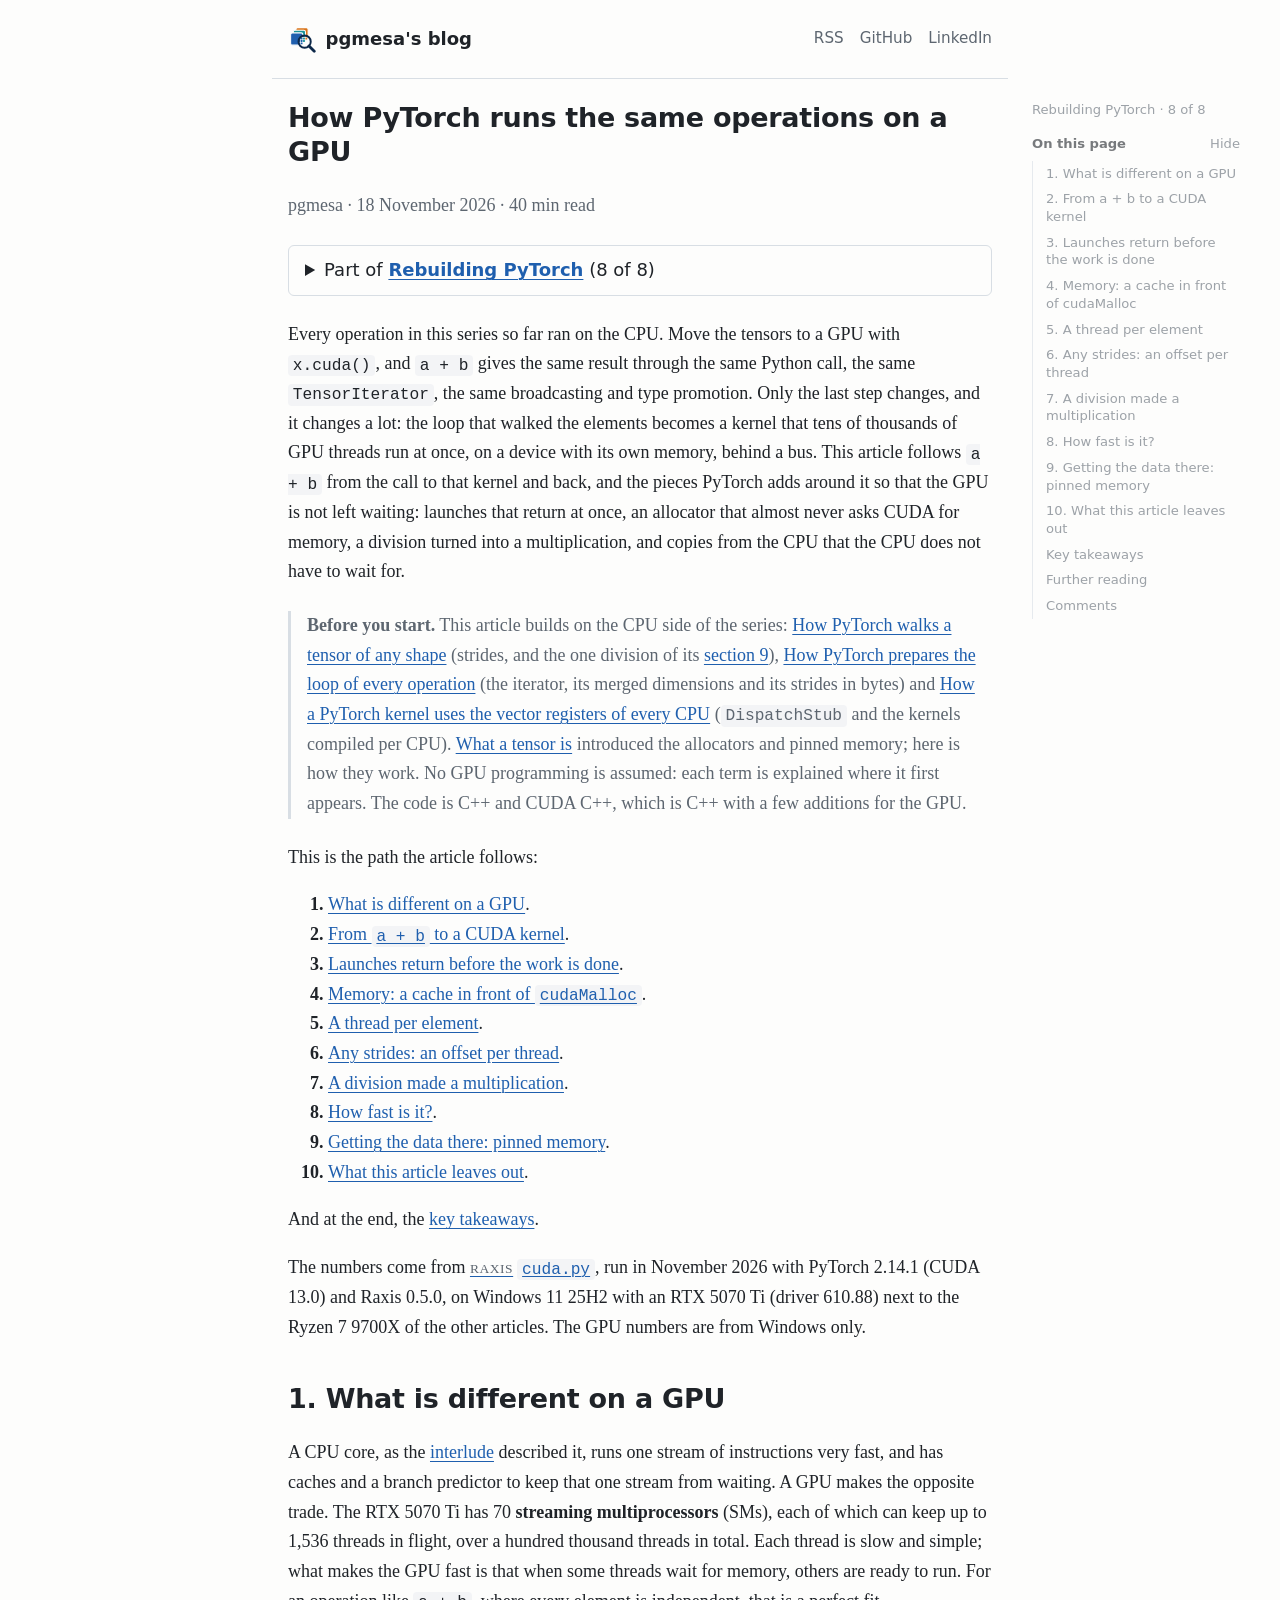
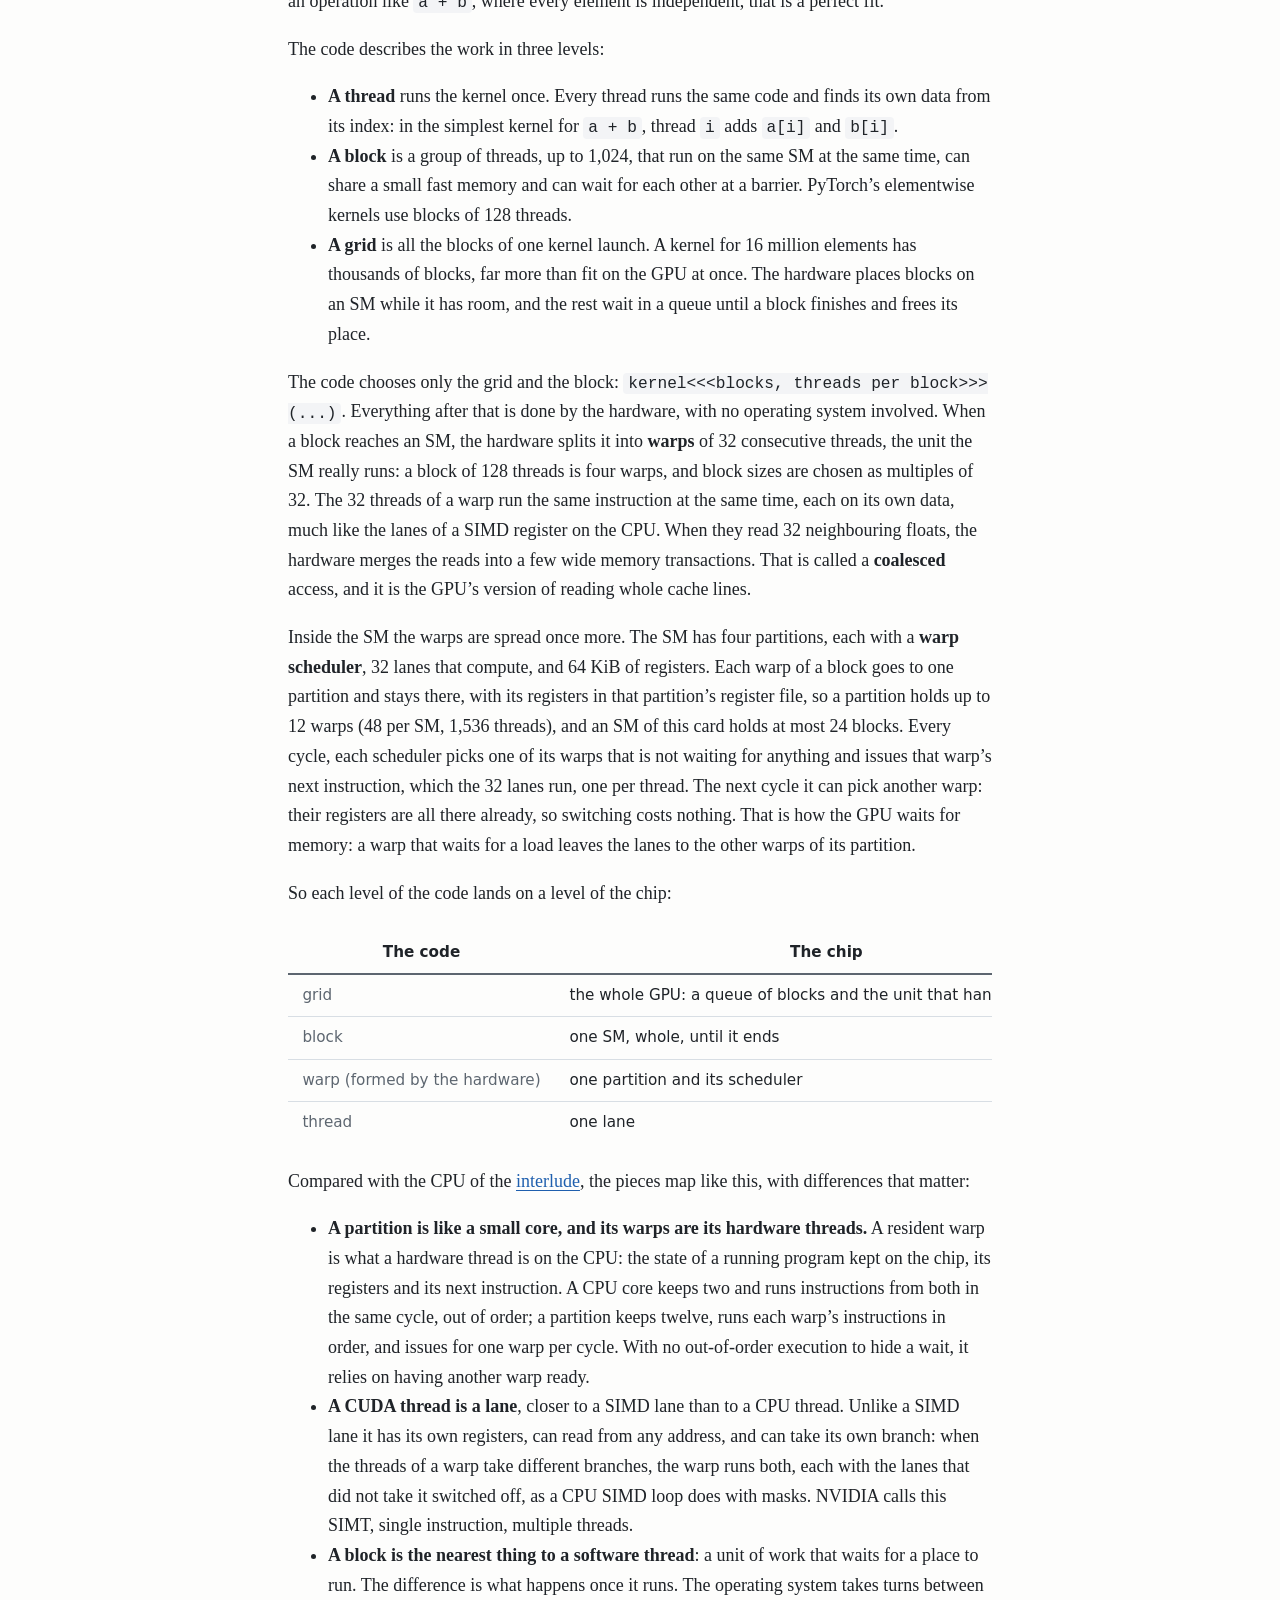
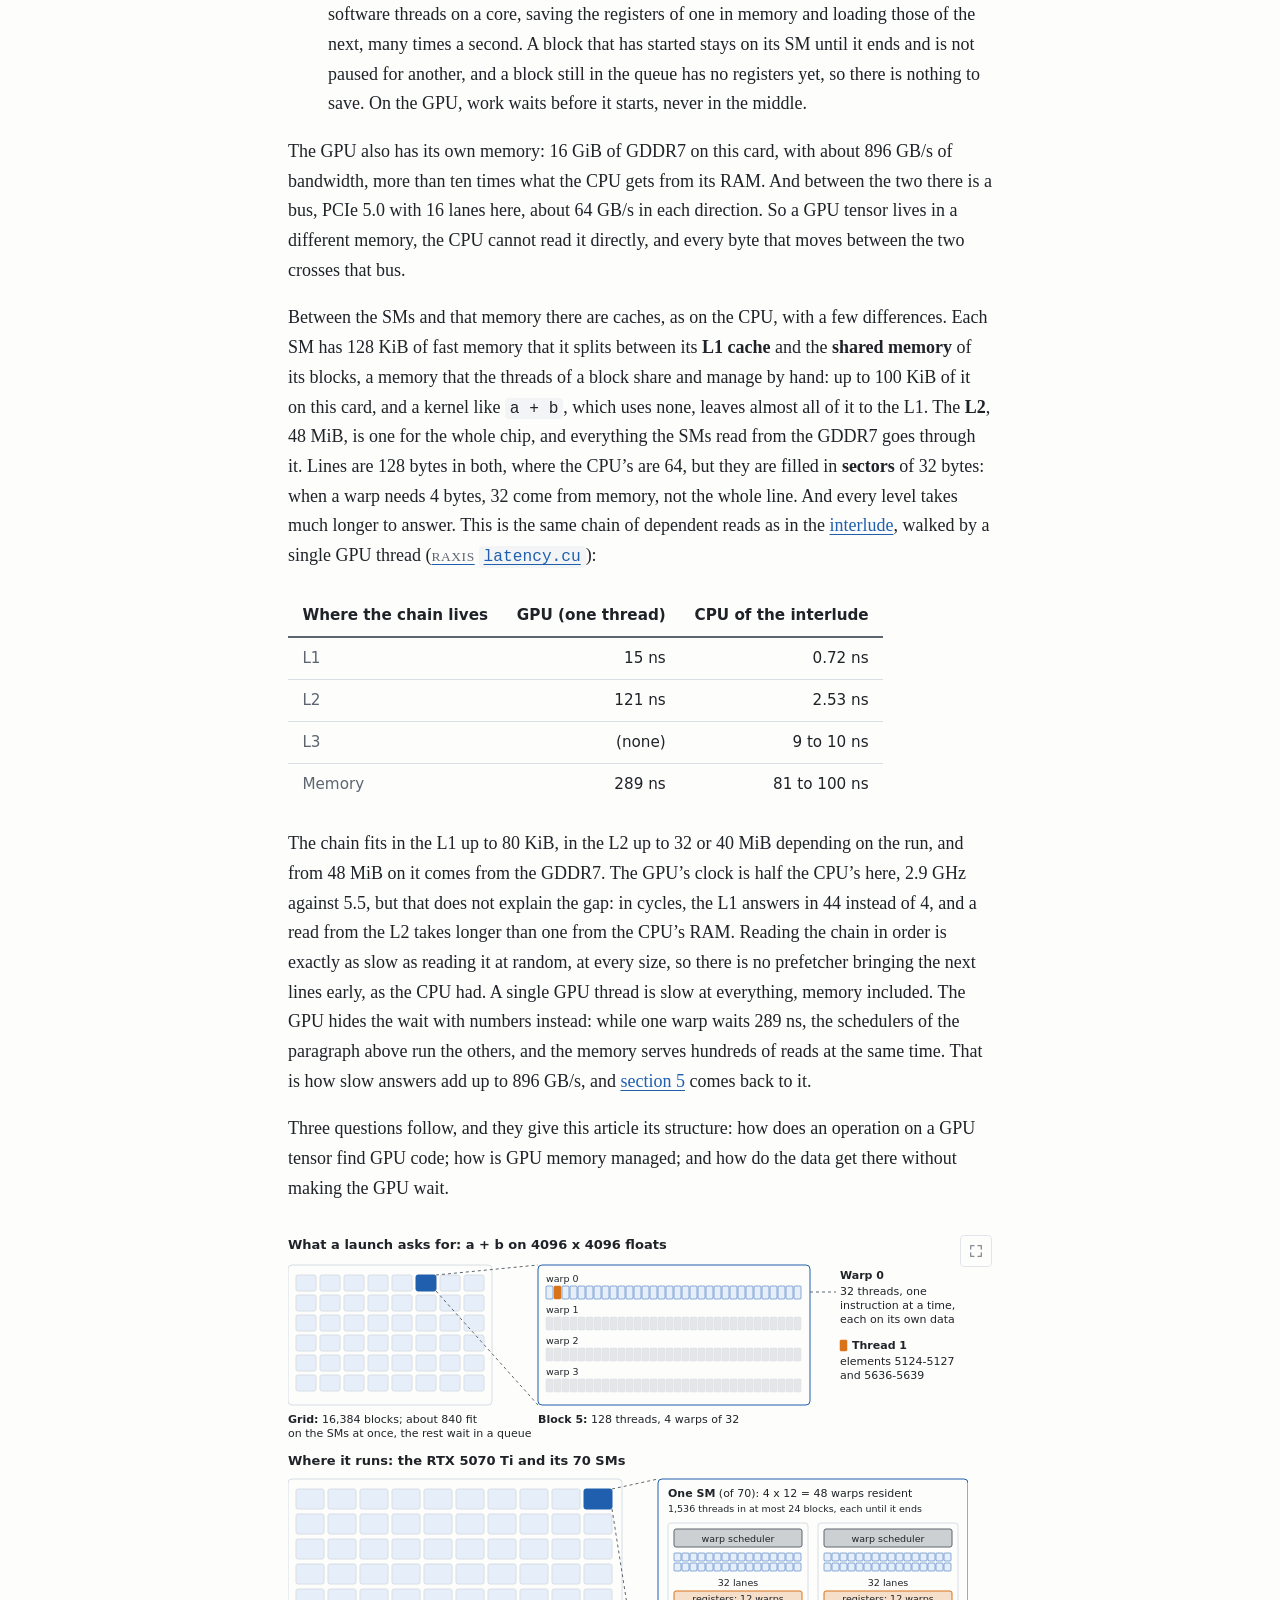
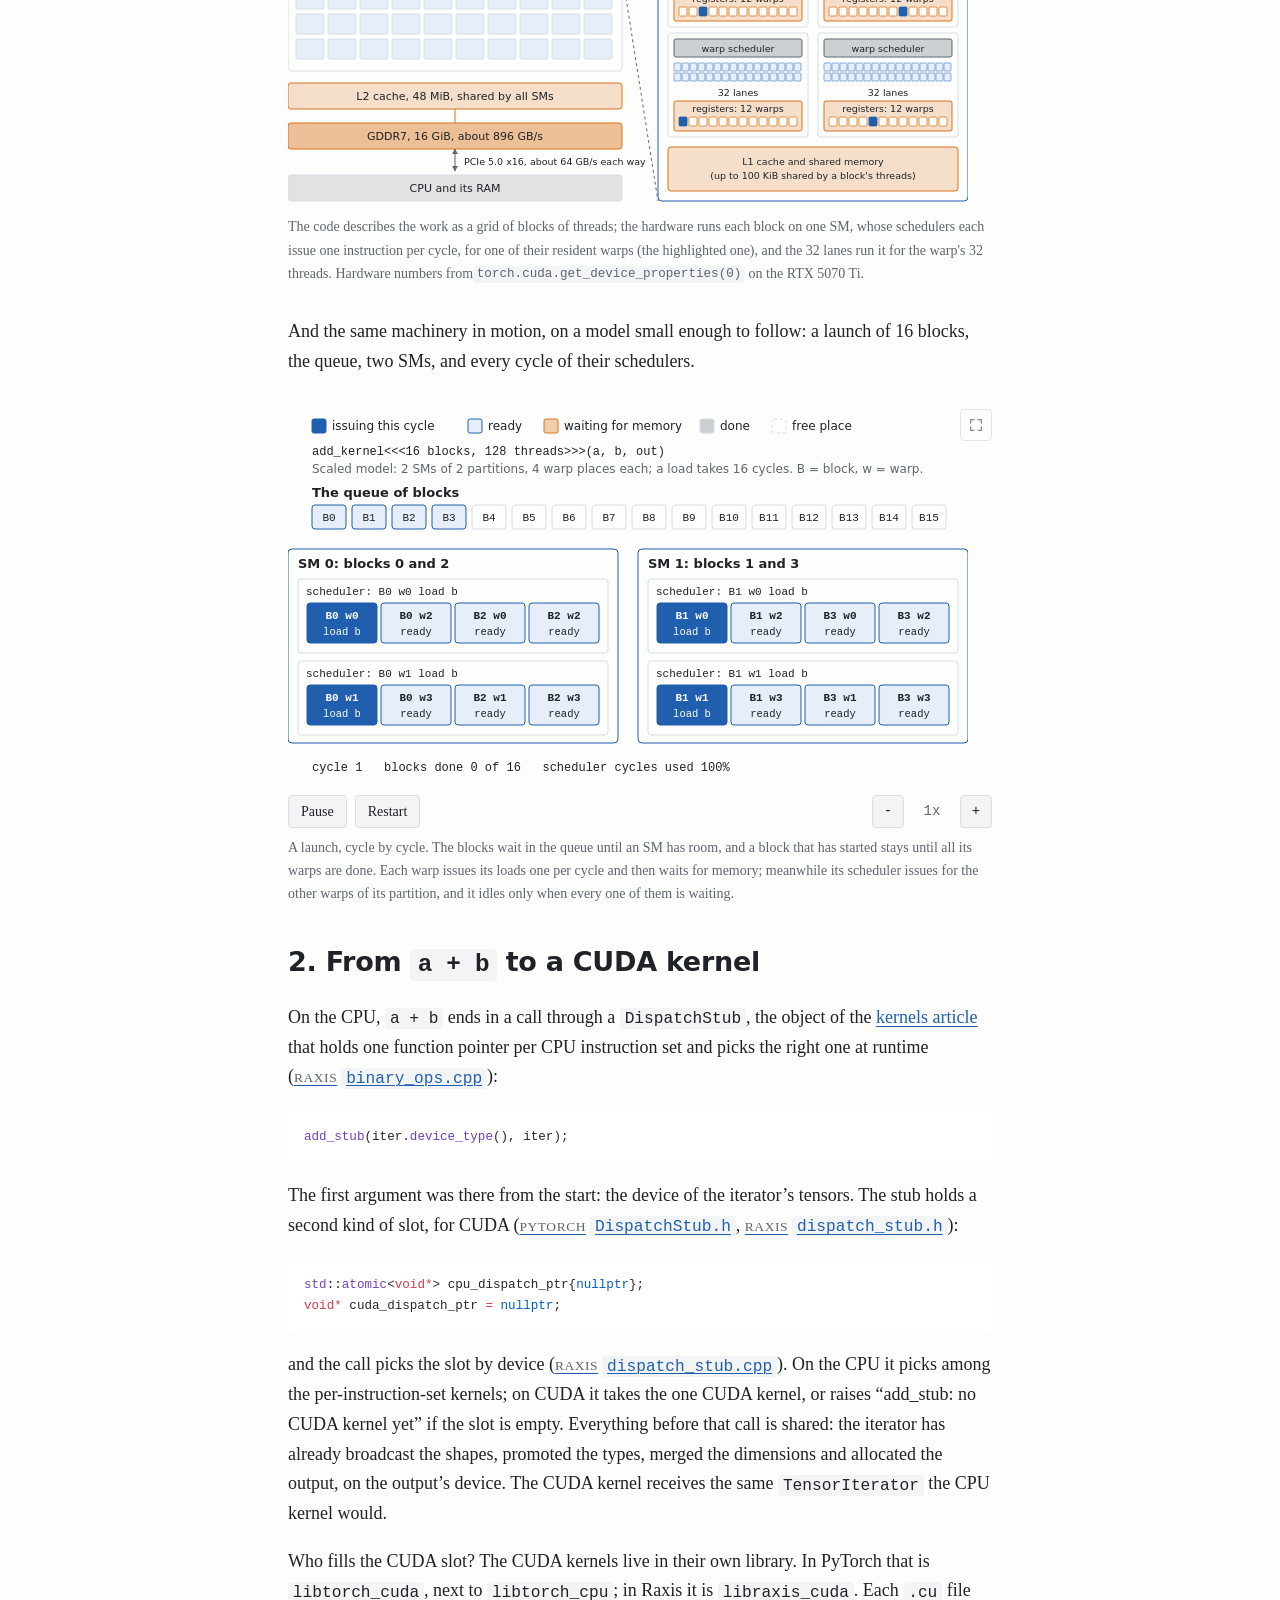
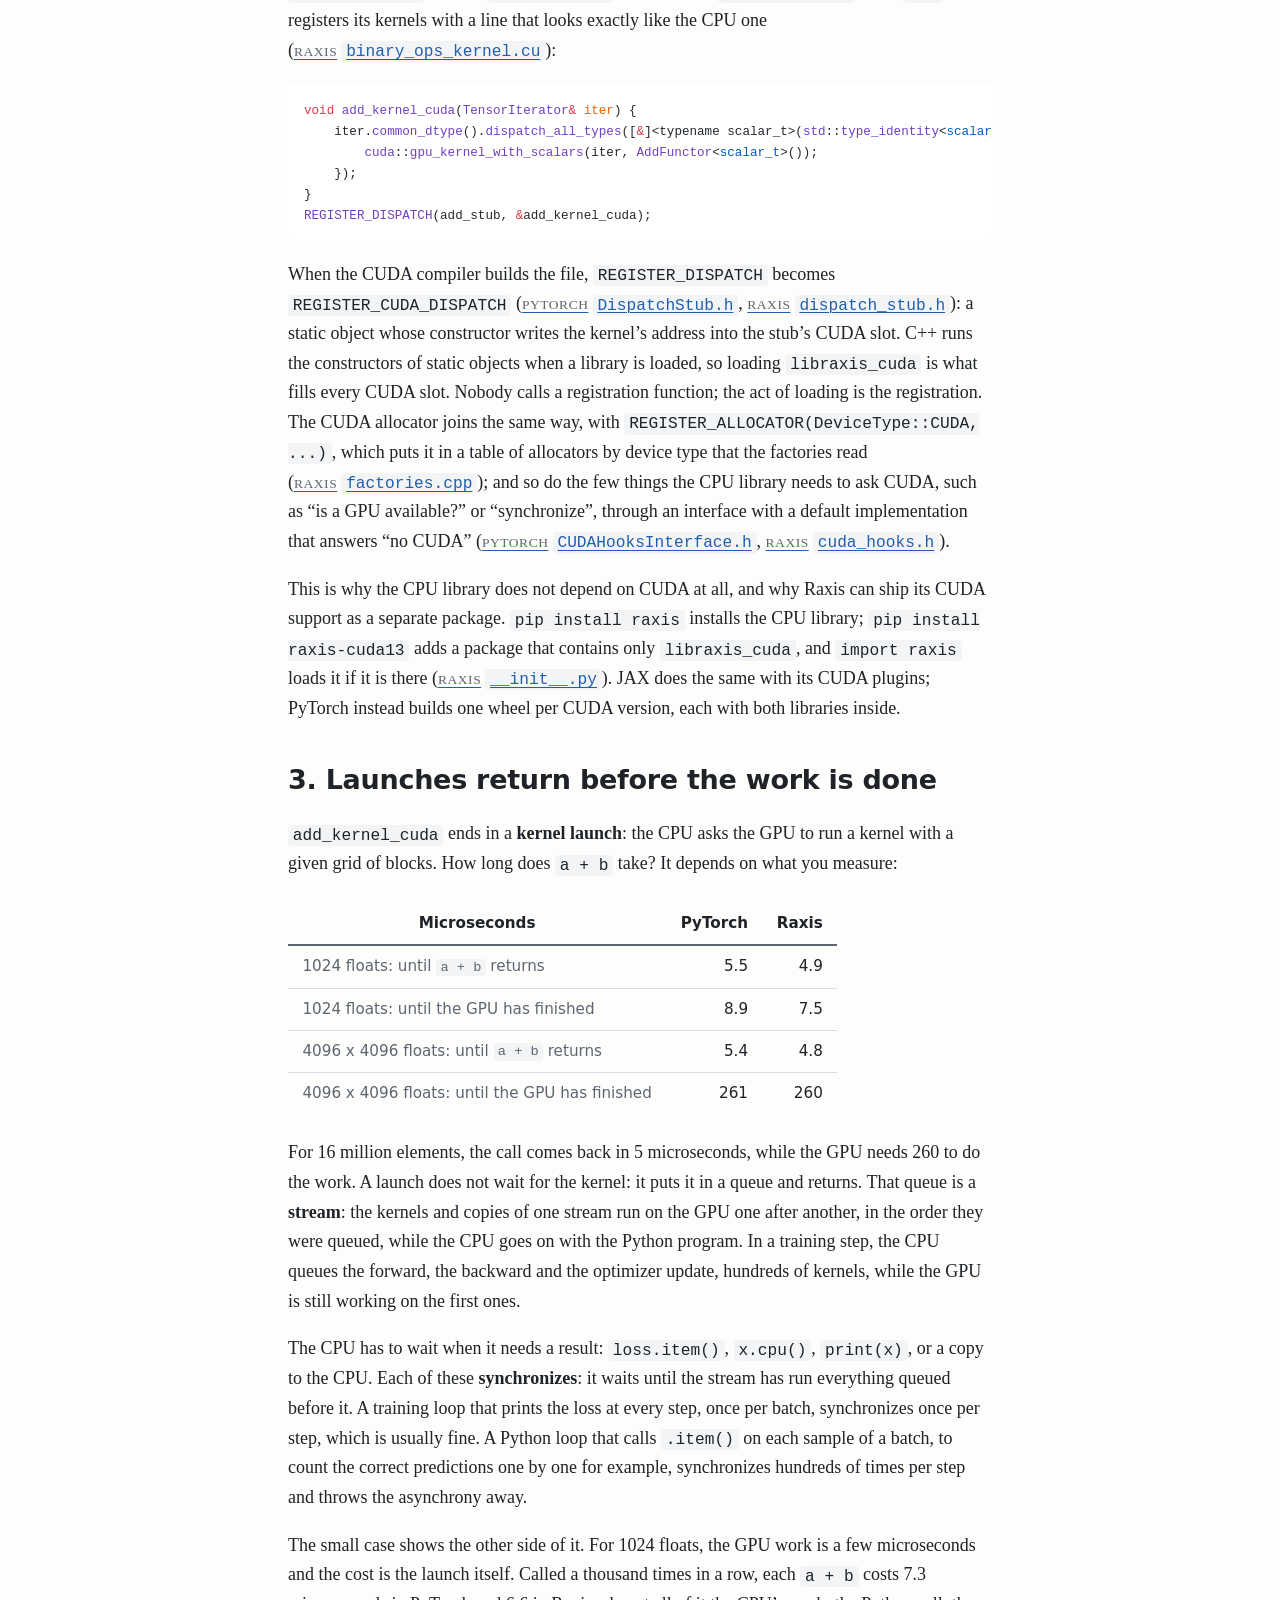
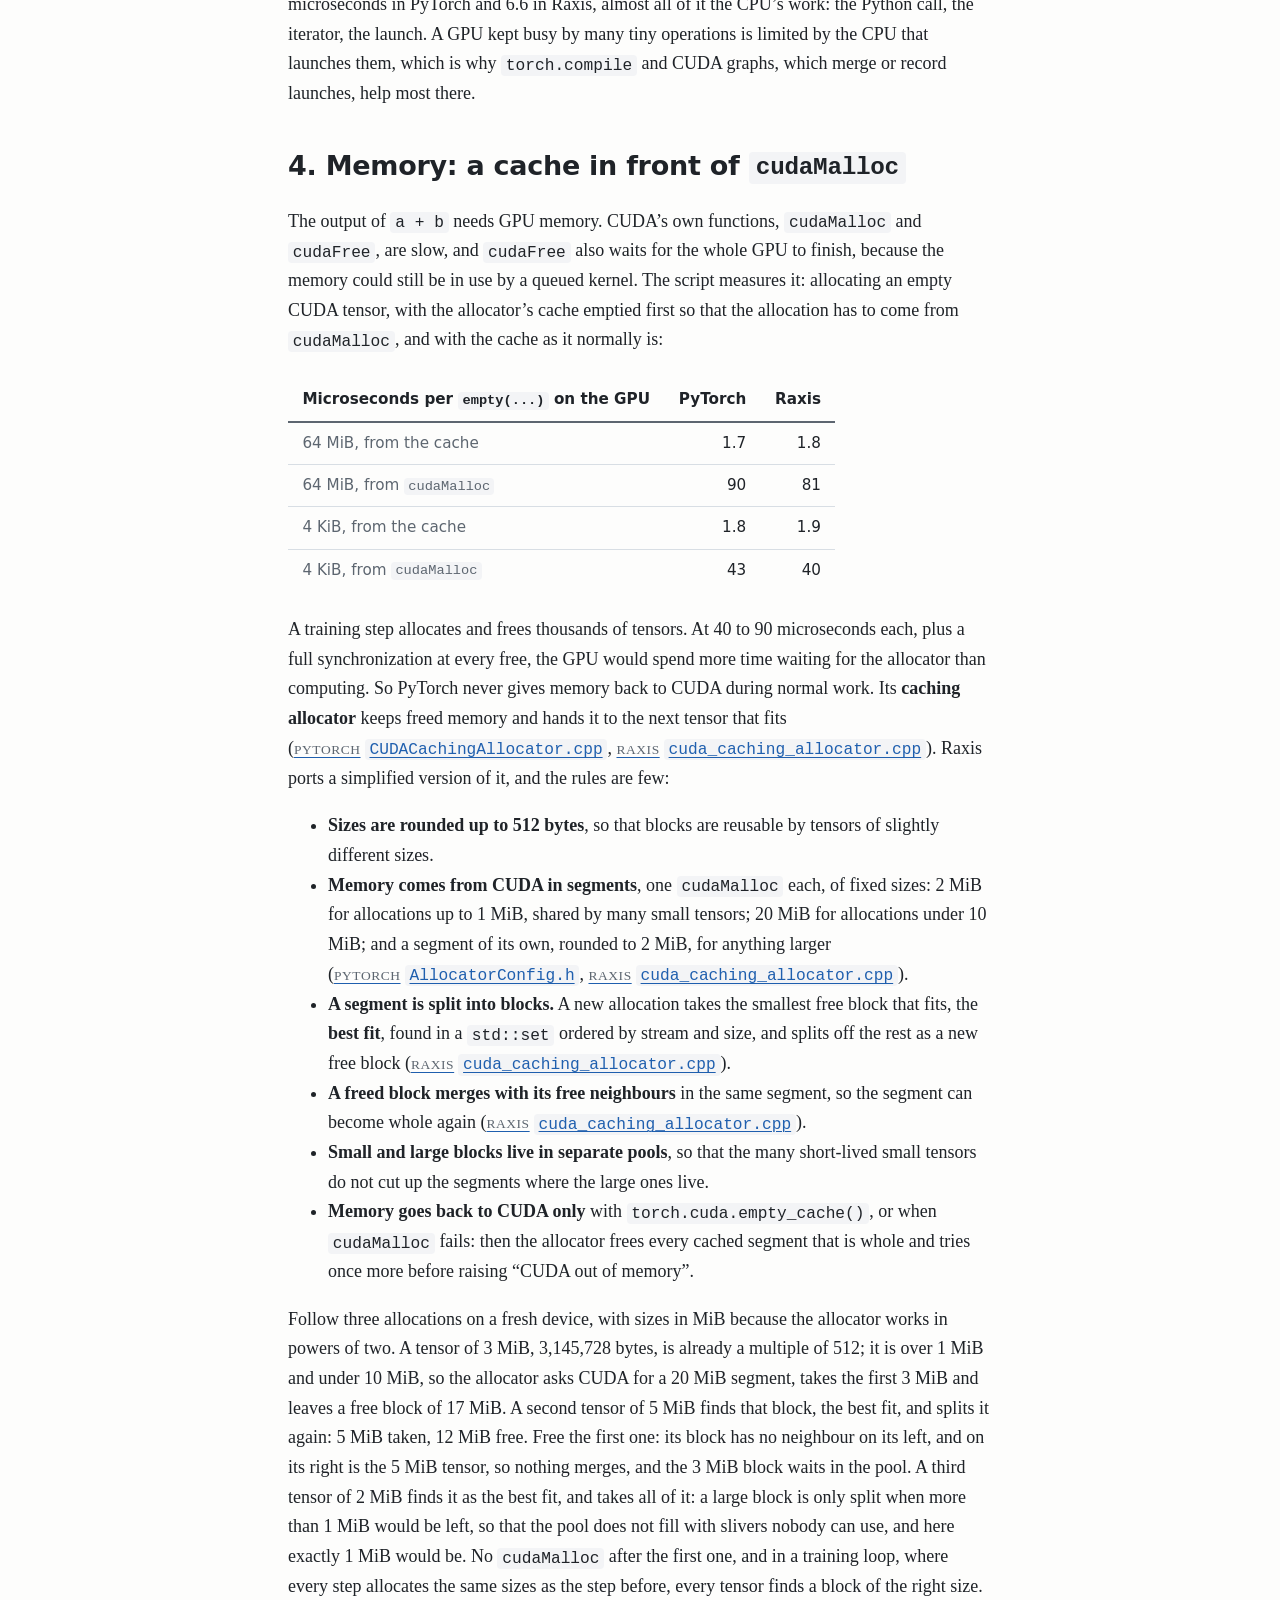
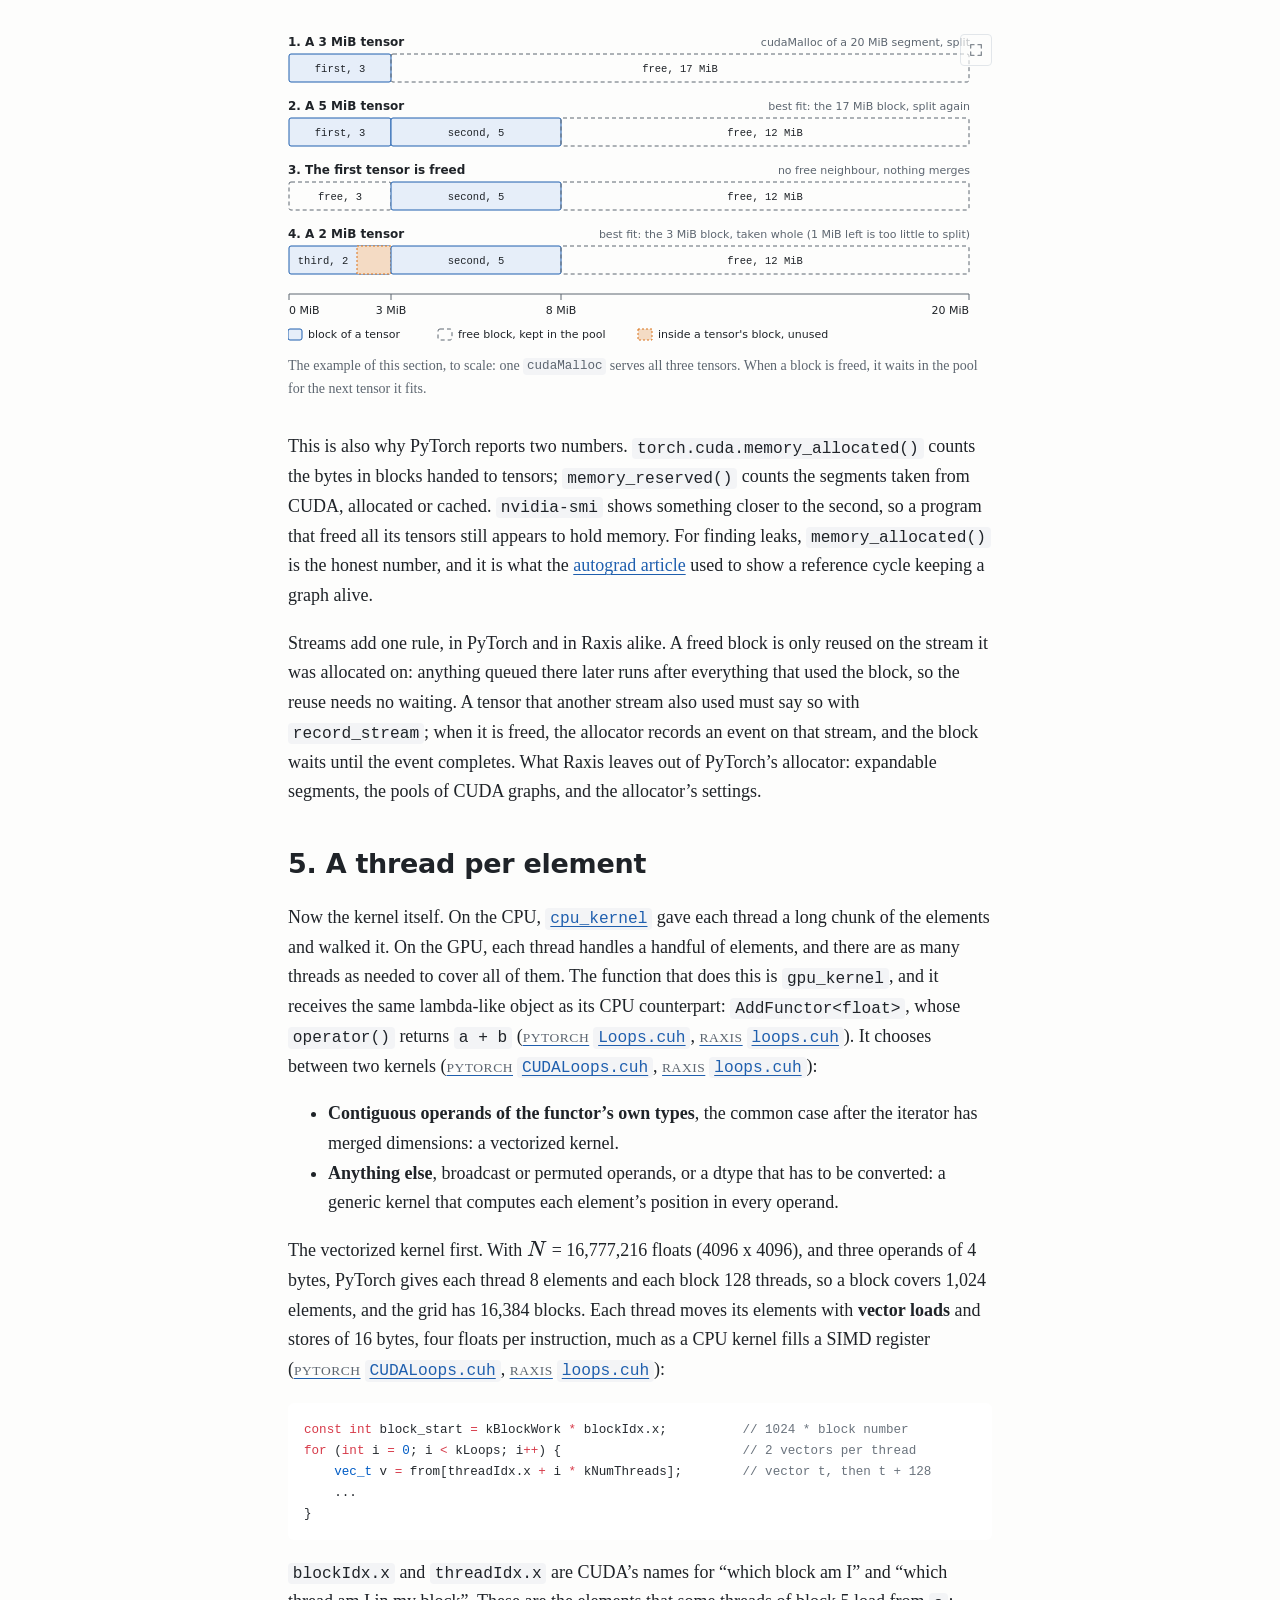
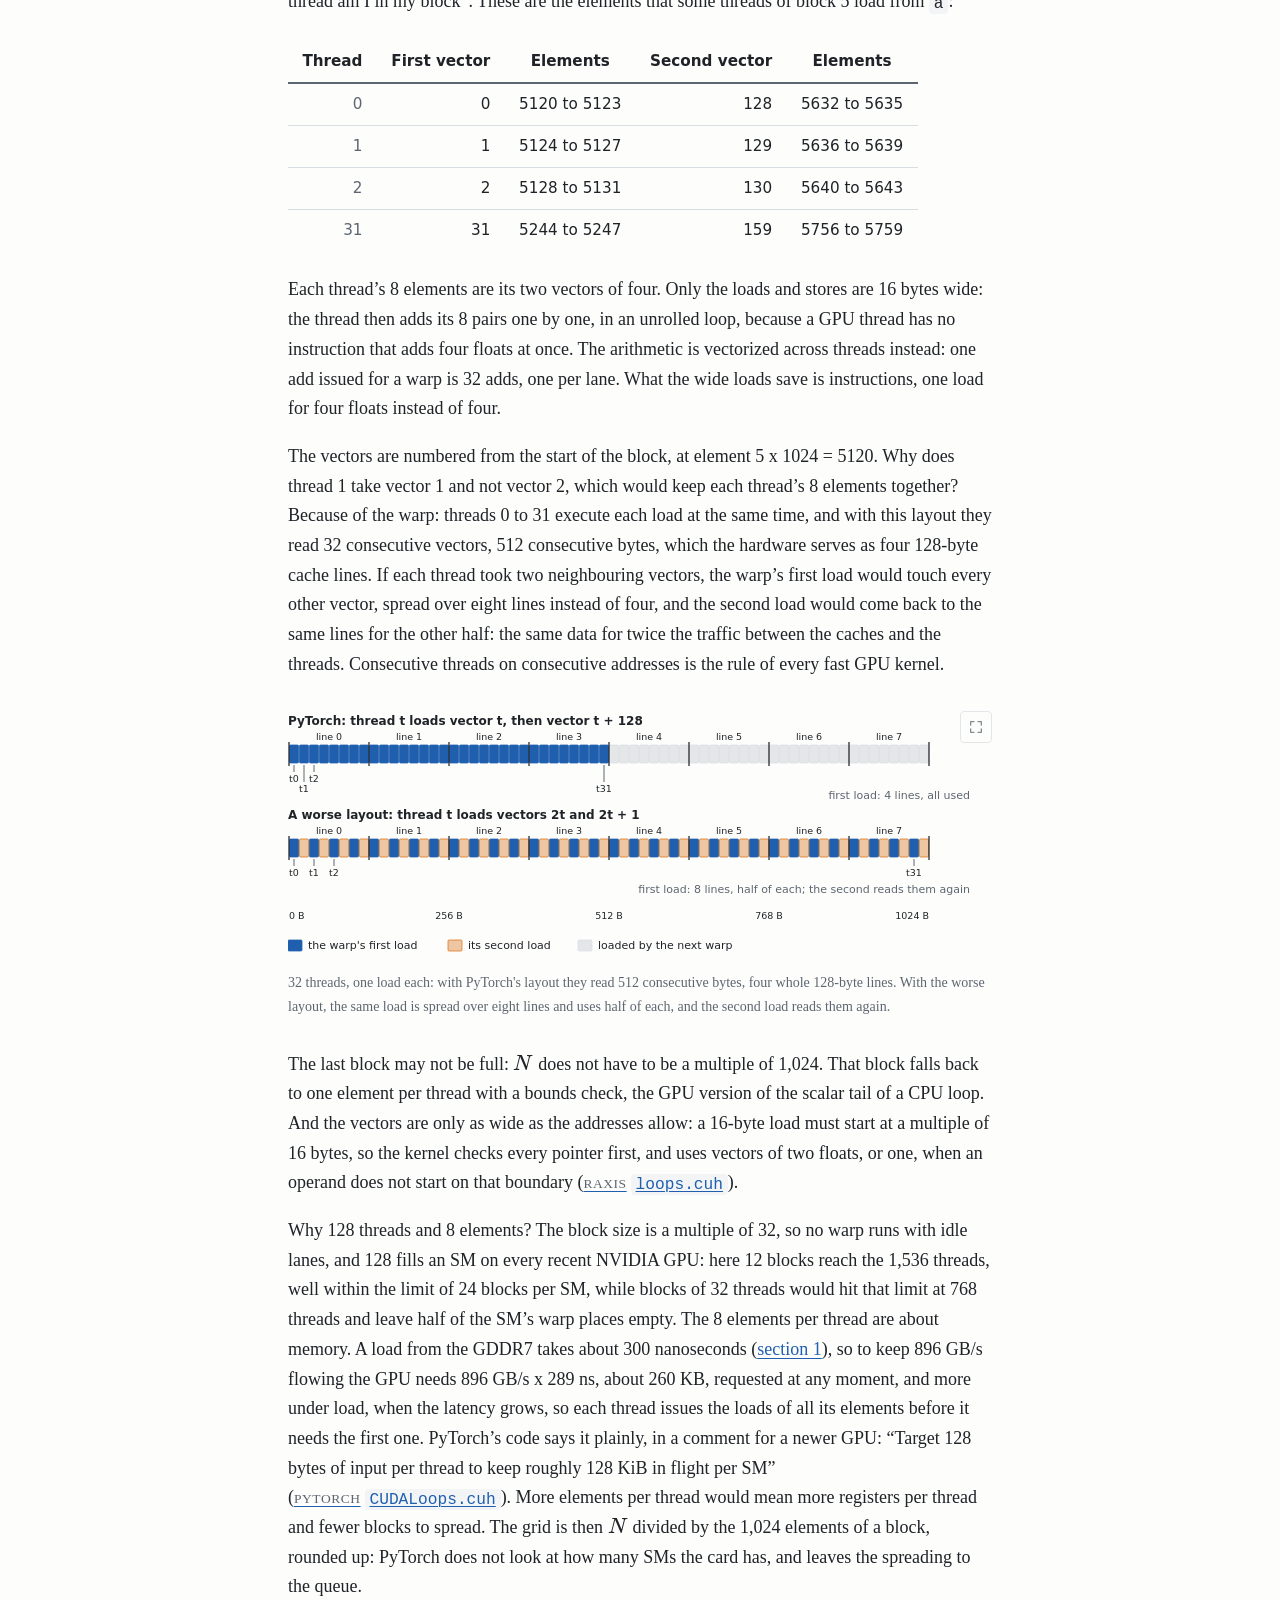
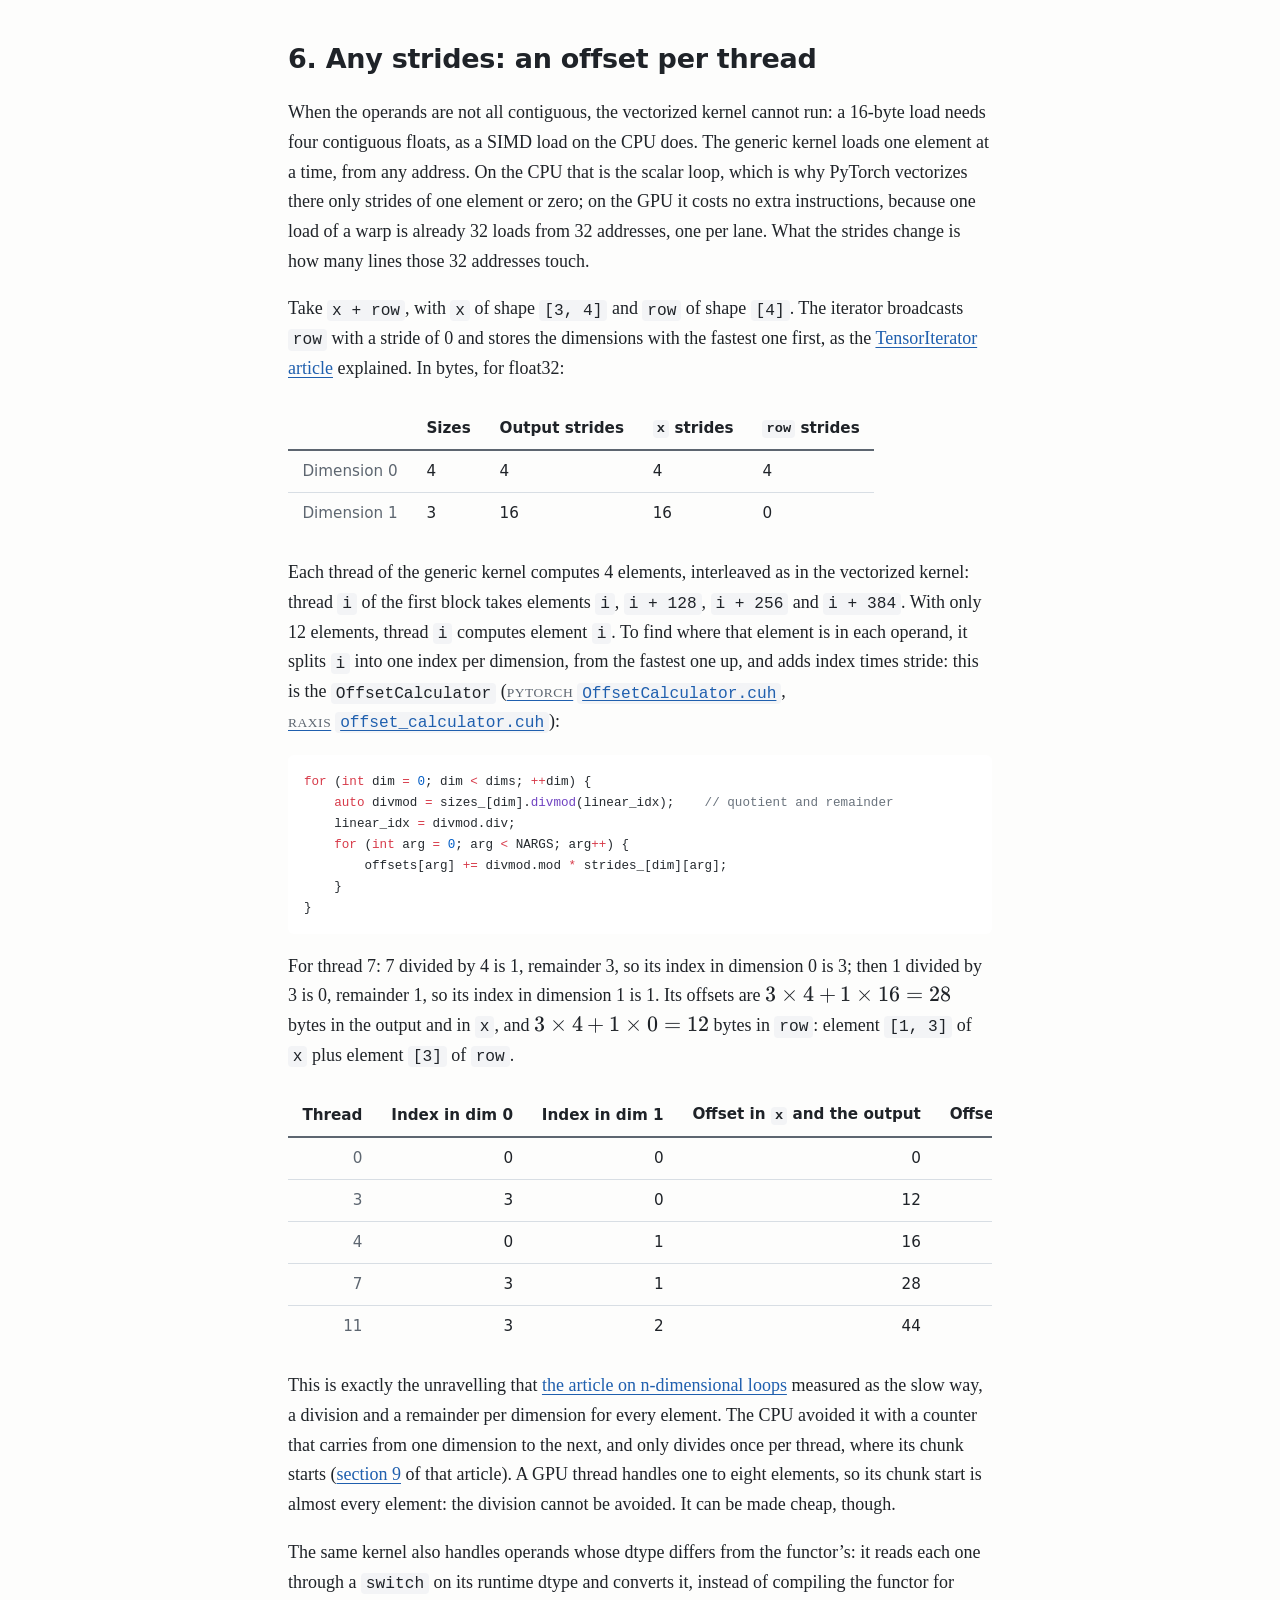
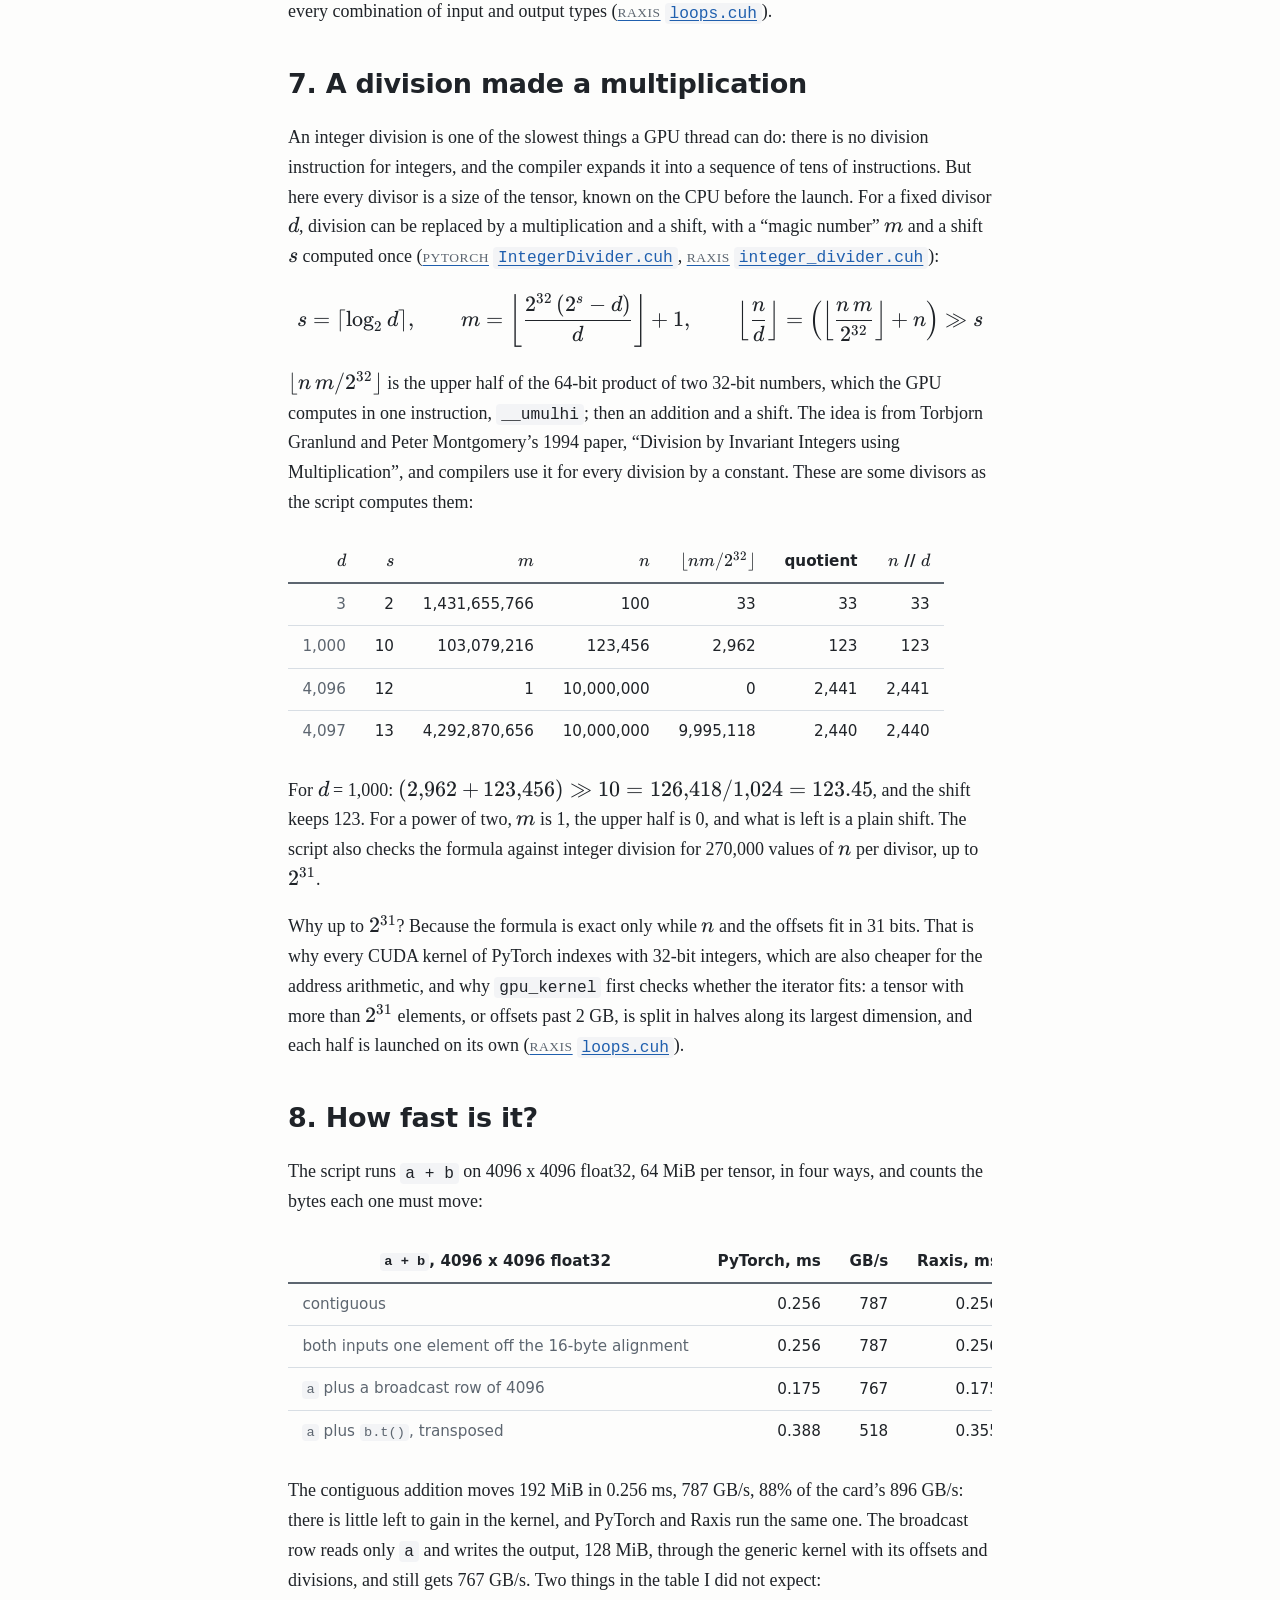
<file: posts/cuda/index.html>
<!DOCTYPE html><html lang="en" data-astro-cid-z4jru4n3><head><meta charset="utf-8"><meta name="viewport" content="width=device-width, initial-scale=1"><title>How PyTorch runs the same operations on a GPU | pgmesa&#39;s blog</title><meta name="description" content="How an operation reaches its CUDA kernel, why launches return before the work is done, a caching allocator instead of cudaMalloc, a thread per element with a division made a multiplication, and why pinned memory and the DataLoader keep the GPU busy."><meta name="author" content="Pablo García Mesa"><link rel="canonical" href="https://blog.pgmesa.com/posts/cuda/"><link rel="icon" type="image/svg+xml" href="/favicon.svg"><link rel="alternate" type="application/rss+xml" title="pgmesa's blog" href="/rss.xml"><link rel="sitemap" href="/sitemap-index.xml"><meta property="og:type" content="article"><meta property="og:title" content="How PyTorch runs the same operations on a GPU"><meta property="og:description" content="How an operation reaches its CUDA kernel, why launches return before the work is done, a caching allocator instead of cudaMalloc, a thread per element with a division made a multiplication, and why pinned memory and the DataLoader keep the GPU busy."><meta property="og:url" content="https://blog.pgmesa.com/posts/cuda/"><meta property="og:site_name" content="pgmesa's blog"><meta property="article:published_time" content="2026-11-18T00:00:00.000Z"><meta property="article:modified_time" content="2026-11-18T00:00:00.000Z"><meta property="article:tag" content="pytorch"><meta property="article:tag" content="cuda"><meta property="article:tag" content="performance"><meta property="og:image" content="https://blog.pgmesa.com/og/posts/cuda.png"><meta property="og:image:type" content="image/png"><meta property="og:image:width" content="1200"><meta property="og:image:height" content="630"><meta property="og:image:alt" content="How PyTorch runs the same operations on a GPU"><meta name="twitter:card" content="summary_large_image"><script type="application/ld+json">{"@context":"https://schema.org","@type":"BlogPosting","headline":"How PyTorch runs the same operations on a GPU","description":"How an operation reaches its CUDA kernel, why launches return before the work is done, a caching allocator instead of cudaMalloc, a thread per element with a division made a multiplication, and why pinned memory and the DataLoader keep the GPU busy.","url":"https://blog.pgmesa.com/posts/cuda/","mainEntityOfPage":"https://blog.pgmesa.com/posts/cuda/","author":{"@type":"Person","name":"Pablo García Mesa","url":"https://github.com/pgmesa"},"datePublished":"2026-11-18T00:00:00.000Z","dateModified":"2026-11-18T00:00:00.000Z","keywords":"pytorch, cuda, performance"}</script><script type="module" src="https://static.cloudflareinsights.com/beacon.min.js" data-cf-beacon="{&quot;token&quot;:&quot;956bb0ad972944c48d0de3df881b57fa&quot;}"></script><link rel="stylesheet" href="/_astro/_..CZHG1gc1.css"><link rel="stylesheet" href="/_astro/BaseLayout.BDGeZDxW.css"><style>.src[data-astro-cid-3c55tpoi]{white-space:nowrap}.src[data-astro-cid-3c55tpoi] code[data-astro-cid-3c55tpoi]{white-space:normal}.src-repo[data-astro-cid-3c55tpoi]{text-transform:uppercase;letter-spacing:.04em;color:var(--muted);margin-right:.3em;font-size:.75em}
</style><link rel="stylesheet" href="/_astro/cuda.gt9gzRkg.css"></head><body data-astro-cid-z4jru4n3><header class="container site-header" data-astro-cid-z4jru4n3><a class="site-title" href="/" data-astro-cid-z4jru4n3><svg class="logo" viewBox="0 0 32 32" aria-hidden="true" data-astro-cid-f7espo7c><clipPath id="logo-lens" data-astro-cid-f7espo7c><circle cx="19" cy="19" r="7" data-astro-cid-f7espo7c></circle></clipPath><rect x="9" y="3" width="14" height="14" rx="2" class="layer back" data-astro-cid-f7espo7c></rect><rect x="6" y="6" width="14" height="14" rx="2" class="layer middle" data-astro-cid-f7espo7c></rect><rect x="3" y="9" width="14" height="14" rx="2" class="layer front" data-astro-cid-f7espo7c></rect><circle cx="19" cy="19" r="7" class="lens-bg" data-astro-cid-f7espo7c></circle><g clip-path="url(#logo-lens)" data-astro-cid-f7espo7c><rect x="11.8" y="11.8" width="2.1" height="2.1" rx="0.4" class="front" data-astro-cid-f7espo7c></rect><rect x="14.5" y="11.8" width="2.1" height="2.1" rx="0.4" class="front" data-astro-cid-f7espo7c></rect><rect x="17.2" y="11.8" width="2.1" height="2.1" rx="0.4" class="middle" data-astro-cid-f7espo7c></rect><rect x="19.9" y="11.8" width="2.1" height="2.1" rx="0.4" class="back" data-astro-cid-f7espo7c></rect><rect x="11.8" y="14.5" width="2.1" height="2.1" rx="0.4" class="front" data-astro-cid-f7espo7c></rect><rect x="14.5" y="14.5" width="2.1" height="2.1" rx="0.4" class="front" data-astro-cid-f7espo7c></rect><rect x="17.2" y="14.5" width="2.1" height="2.1" rx="0.4" class="middle" data-astro-cid-f7espo7c></rect><rect x="19.9" y="14.5" width="2.1" height="2.1" rx="0.4" class="back" data-astro-cid-f7espo7c></rect><rect x="11.8" y="17.2" width="2.1" height="2.1" rx="0.4" class="front" data-astro-cid-f7espo7c></rect><rect x="14.5" y="17.2" width="2.1" height="2.1" rx="0.4" class="front" data-astro-cid-f7espo7c></rect><rect x="17.2" y="17.2" width="2.1" height="2.1" rx="0.4" class="middle" data-astro-cid-f7espo7c></rect><rect x="11.8" y="19.9" width="2.1" height="2.1" rx="0.4" class="front" data-astro-cid-f7espo7c></rect><rect x="14.5" y="19.9" width="2.1" height="2.1" rx="0.4" class="front" data-astro-cid-f7espo7c></rect></g><circle cx="19" cy="19" r="7" class="glass" data-astro-cid-f7espo7c></circle><line x1="24" y1="24" x2="30" y2="30" class="handle" data-astro-cid-f7espo7c></line></svg>pgmesa&#39;s blog</a><nav data-astro-cid-z4jru4n3><a href="/rss.xml" data-astro-cid-z4jru4n3>RSS</a><a href="https://github.com/pgmesa" data-astro-cid-z4jru4n3>GitHub</a><a href="https://www.linkedin.com/in/pgmesa/" data-astro-cid-z4jru4n3>LinkedIn</a></nav></header><main class="container" data-astro-cid-z4jru4n3><article data-astro-cid-ssdmjifj><header data-astro-cid-ssdmjifj><h1 data-astro-cid-ssdmjifj>How PyTorch runs the same operations on a GPU</h1><p class="muted" data-astro-cid-ssdmjifj>pgmesa &middot; <time datetime="2026-11-18T00:00:00.000Z" data-astro-cid-ssdmjifj>18 November 2026</time> &middot; 40 min read</p></header><div class="page-toc" data-astro-cid-lifsiwye><aside class="toc-side" aria-label="On this page" data-astro-cid-lifsiwye><nav data-astro-cid-lifsiwye><a class="toc-series" href="/series/rebuilding-pytorch/" data-astro-cid-lifsiwye>Rebuilding PyTorch · 8 of 8</a><div class="toc-head" data-astro-cid-lifsiwye><p class="toc-title" data-astro-cid-lifsiwye>On this page</p><button type="button" class="toc-hide" aria-expanded="true" data-astro-cid-lifsiwye>Hide</button></div><ol class="toc-list" data-astro-cid-lifsiwye><li data-astro-cid-lifsiwye><a href="#1-what-is-different-on-a-gpu" data-astro-cid-lifsiwye>1. What is different on a GPU</a></li><li data-astro-cid-lifsiwye><a href="#2-from-a--b-to-a-cuda-kernel" data-astro-cid-lifsiwye>2. From a + b to a CUDA kernel</a></li><li data-astro-cid-lifsiwye><a href="#3-launches-return-before-the-work-is-done" data-astro-cid-lifsiwye>3. Launches return before the work is done</a></li><li data-astro-cid-lifsiwye><a href="#4-memory-a-cache-in-front-of-cudamalloc" data-astro-cid-lifsiwye>4. Memory: a cache in front of cudaMalloc</a></li><li data-astro-cid-lifsiwye><a href="#5-a-thread-per-element" data-astro-cid-lifsiwye>5. A thread per element</a></li><li data-astro-cid-lifsiwye><a href="#6-any-strides-an-offset-per-thread" data-astro-cid-lifsiwye>6. Any strides: an offset per thread</a></li><li data-astro-cid-lifsiwye><a href="#7-a-division-made-a-multiplication" data-astro-cid-lifsiwye>7. A division made a multiplication</a></li><li data-astro-cid-lifsiwye><a href="#8-how-fast-is-it" data-astro-cid-lifsiwye>8. How fast is it?</a></li><li data-astro-cid-lifsiwye><a href="#9-getting-the-data-there-pinned-memory" data-astro-cid-lifsiwye>9. Getting the data there: pinned memory</a></li><li data-astro-cid-lifsiwye><a href="#10-what-this-article-leaves-out" data-astro-cid-lifsiwye>10. What this article leaves out</a></li><li data-astro-cid-lifsiwye><a href="#key-takeaways" data-astro-cid-lifsiwye>Key takeaways</a></li><li data-astro-cid-lifsiwye><a href="#further-reading" data-astro-cid-lifsiwye>Further reading</a></li><li data-astro-cid-lifsiwye><a href="#comments" data-astro-cid-lifsiwye>Comments</a></li></ol></nav></aside><script>
        try {
          if (localStorage.getItem('toc-hidden') === '1') {
            const side = document.currentScript.previousElementSibling;
            side.classList.add('collapsed');
            const hide = side.querySelector('.toc-hide');
            hide.textContent = 'Show';
            hide.setAttribute('aria-expanded', 'false');
          }
        } catch {}
      </script><button type="button" class="toc-fab" aria-label="Sections of this page" data-astro-cid-lifsiwye><svg viewBox="0 0 24 24" aria-hidden="true" data-astro-cid-lifsiwye><path d="M4 6h16M4 12h16M4 18h10" data-astro-cid-lifsiwye></path></svg></button><dialog class="toc-sheet" aria-label="On this page" data-astro-cid-lifsiwye><div class="toc-head" data-astro-cid-lifsiwye><p class="toc-title" data-astro-cid-lifsiwye>On this page</p><button type="button" class="toc-close" data-astro-cid-lifsiwye>Close</button></div><ol class="toc-list" data-astro-cid-lifsiwye><li data-astro-cid-lifsiwye><a href="#1-what-is-different-on-a-gpu" data-astro-cid-lifsiwye>1. What is different on a GPU</a></li><li data-astro-cid-lifsiwye><a href="#2-from-a--b-to-a-cuda-kernel" data-astro-cid-lifsiwye>2. From a + b to a CUDA kernel</a></li><li data-astro-cid-lifsiwye><a href="#3-launches-return-before-the-work-is-done" data-astro-cid-lifsiwye>3. Launches return before the work is done</a></li><li data-astro-cid-lifsiwye><a href="#4-memory-a-cache-in-front-of-cudamalloc" data-astro-cid-lifsiwye>4. Memory: a cache in front of cudaMalloc</a></li><li data-astro-cid-lifsiwye><a href="#5-a-thread-per-element" data-astro-cid-lifsiwye>5. A thread per element</a></li><li data-astro-cid-lifsiwye><a href="#6-any-strides-an-offset-per-thread" data-astro-cid-lifsiwye>6. Any strides: an offset per thread</a></li><li data-astro-cid-lifsiwye><a href="#7-a-division-made-a-multiplication" data-astro-cid-lifsiwye>7. A division made a multiplication</a></li><li data-astro-cid-lifsiwye><a href="#8-how-fast-is-it" data-astro-cid-lifsiwye>8. How fast is it?</a></li><li data-astro-cid-lifsiwye><a href="#9-getting-the-data-there-pinned-memory" data-astro-cid-lifsiwye>9. Getting the data there: pinned memory</a></li><li data-astro-cid-lifsiwye><a href="#10-what-this-article-leaves-out" data-astro-cid-lifsiwye>10. What this article leaves out</a></li><li data-astro-cid-lifsiwye><a href="#key-takeaways" data-astro-cid-lifsiwye>Key takeaways</a></li><li data-astro-cid-lifsiwye><a href="#further-reading" data-astro-cid-lifsiwye>Further reading</a></li><li data-astro-cid-lifsiwye><a href="#comments" data-astro-cid-lifsiwye>Comments</a></li></ol><a class="toc-series" href="/series/rebuilding-pytorch/" data-astro-cid-lifsiwye>Rebuilding PyTorch · 8 of 8</a></dialog></div><script type="module">var e=document.querySelector(`.page-toc`);if(e){let t=[...e.querySelectorAll(`.toc-list`)],n=[...t[0].querySelectorAll(`a`)].map(e=>document.getElementById(decodeURIComponent(e.hash.slice(1)))),r=e.querySelector(`.toc-fab`),i=!1,a=()=>{i=!1;let e=-1;for(let[t,r]of n.entries())r&&r.getBoundingClientRect().top<120&&(e=t);for(let n of t){let t=[...n.querySelectorAll(`a`)];for(let[n,r]of t.entries())r.classList.toggle(`active`,n===e);for(let r of n.querySelectorAll(`:scope > li`))r.classList.toggle(`current`,e>=0&&r.contains(t[e]))}r?.classList.toggle(`shown`,scrollY>200)};addEventListener(`scroll`,()=>{i||(i=!0,requestAnimationFrame(a))},{passive:!0}),a();let o=e.querySelector(`.toc-side`),s=e.querySelector(`.toc-hide`),c=e=>{o?.classList.toggle(`collapsed`,e),s&&(s.textContent=e?`Show`:`Hide`,s.setAttribute(`aria-expanded`,String(!e)))};try{c(localStorage.getItem(`toc-hidden`)===`1`)}catch{}s?.addEventListener(`click`,()=>{let e=!o?.classList.contains(`collapsed`);c(e);try{localStorage.setItem(`toc-hidden`,e?`1`:`0`)}catch{}});let l=e.querySelector(`.toc-sheet`);l&&r&&(r.addEventListener(`click`,()=>l.showModal()),e.querySelector(`.toc-close`)?.addEventListener(`click`,()=>l.close()),l.addEventListener(`click`,e=>{(e.target===l||e.target.closest(`a`))&&l.close()}))}</script><details class="series-toc" data-astro-cid-x3pxgsip><summary data-astro-cid-x3pxgsip>Part of <a href="/series/rebuilding-pytorch/" data-astro-cid-x3pxgsip><strong data-astro-cid-x3pxgsip>Rebuilding PyTorch</strong></a> (8 of 8)</summary><ol data-astro-cid-x3pxgsip><li value="1" data-astro-cid-x3pxgsip><a href="/posts/why-rebuild-pytorch/" data-astro-cid-x3pxgsip>Why I rebuilt PyTorch&#39;s core from scratch</a></li><li value="2" data-astro-cid-x3pxgsip><a href="/posts/what-a-tensor-is/" data-astro-cid-x3pxgsip>What a PyTorch tensor really is</a></li><li class="interlude" data-astro-cid-x3pxgsip><span class="interlude-label" data-astro-cid-x3pxgsip>Interlude: </span><a href="/posts/memory-and-the-cpu/" data-astro-cid-x3pxgsip>What the CPU does when your code reads memory</a></li><li value="3" data-astro-cid-x3pxgsip><a href="/posts/n-dimensional-loops/" data-astro-cid-x3pxgsip>How PyTorch walks a tensor of any shape</a></li><li value="4" data-astro-cid-x3pxgsip><a href="/posts/tensoriterator/" data-astro-cid-x3pxgsip>How PyTorch prepares the loop of every operation</a></li><li value="5" data-astro-cid-x3pxgsip><a href="/posts/cpu-kernels/" data-astro-cid-x3pxgsip>How a PyTorch kernel uses the vector registers of every CPU</a></li><li value="6" data-astro-cid-x3pxgsip><a href="/posts/reductions-and-threads/" data-astro-cid-x3pxgsip>How PyTorch sums a tensor, and splits the work between threads</a></li><li value="7" data-astro-cid-x3pxgsip><a href="/posts/autograd/" data-astro-cid-x3pxgsip>How PyTorch computes gradients</a></li><li value="8" data-astro-cid-x3pxgsip><strong data-astro-cid-x3pxgsip>How PyTorch runs the same operations on a GPU</strong></li></ol></details><p>Every operation in this series so far ran on the CPU. Move the tensors to a GPU with <code>x.cuda()</code>, and <code>a + b</code> gives the same result through the same Python call, the same <code>TensorIterator</code>, the same broadcasting and type promotion. Only the last step changes, and it changes a lot: the loop that walked the elements becomes a kernel that tens of thousands of GPU threads run at once, on a device with its own memory, behind a bus. This article follows <code>a + b</code> from the call to that kernel and back, and the pieces PyTorch adds around it so that the GPU is not left waiting: launches that return at once, an allocator that almost never asks CUDA for memory, a division turned into a multiplication, and copies from the CPU that the CPU does not have to wait for.</p>
<blockquote>
<p><strong>Before you start.</strong> This article builds on the CPU side of the series: <a href="/posts/n-dimensional-loops/">How PyTorch walks a tensor of any shape</a> (strides, and the one division of its <a href="/posts/n-dimensional-loops/#9-threads-and-the-one-division-that-remains">section 9</a>), <a href="/posts/tensoriterator/">How PyTorch prepares the loop of every operation</a> (the iterator, its merged dimensions and its strides in bytes) and <a href="/posts/cpu-kernels/">How a PyTorch kernel uses the vector registers of every CPU</a> (<code>DispatchStub</code> and the kernels compiled per CPU). <a href="/posts/what-a-tensor-is/#8-who-frees-the-memory">What a tensor is</a> introduced the allocators and pinned memory; here is how they work. No GPU programming is assumed: each term is explained where it first appears. The code is C++ and CUDA C++, which is C++ with a few additions for the GPU.</p>
</blockquote>
<p>This is the path the article follows:</p>
<div class="article-map"><ol>
<li><a href="#1-what-is-different-on-a-gpu">What is different on a GPU</a>.</li>
<li><a href="#2-from-a--b-to-a-cuda-kernel">From <code>a + b</code> to a CUDA kernel</a>.</li>
<li><a href="#3-launches-return-before-the-work-is-done">Launches return before the work is done</a>.</li>
<li><a href="#4-memory-a-cache-in-front-of-cudamalloc">Memory: a cache in front of <code>cudaMalloc</code></a>.</li>
<li><a href="#5-a-thread-per-element">A thread per element</a>.</li>
<li><a href="#6-any-strides-an-offset-per-thread">Any strides: an offset per thread</a>.</li>
<li><a href="#7-a-division-made-a-multiplication">A division made a multiplication</a>.</li>
<li><a href="#8-how-fast-is-it">How fast is it?</a>.</li>
<li><a href="#9-getting-the-data-there-pinned-memory">Getting the data there: pinned memory</a>.</li>
<li><a href="#10-what-this-article-leaves-out">What this article leaves out</a>.</li>
</ol></div>
<p>And at the end, the <a href="#key-takeaways">key takeaways</a>.</p>
<p>The numbers come from <a class="src" href="https://github.com/pgmesa/raxis/blob/v0.5.0/scripts/articles/cuda.py" title="raxis: scripts/articles/cuda.py" target="_blank" rel="noopener" data-astro-cid-3c55tpoi><span class="src-repo" data-astro-cid-3c55tpoi>raxis</span><code data-astro-cid-3c55tpoi>cuda.py</code></a>, run in November 2026 with PyTorch 2.14.1 (CUDA 13.0) and Raxis 0.5.0, on Windows 11 25H2 with an RTX 5070 Ti (driver 610.88) next to the Ryzen 7 9700X of the other articles. The GPU numbers are from Windows only.</p>
<h2 id="1-what-is-different-on-a-gpu">1. What is different on a GPU</h2>
<p>A CPU core, as the <a href="/posts/memory-and-the-cpu/">interlude</a> described it, runs one stream of instructions very fast, and has caches and a branch predictor to keep that one stream from waiting. A GPU makes the opposite trade. The RTX 5070 Ti has 70 <strong>streaming multiprocessors</strong> (SMs), each of which can keep up to 1,536 threads in flight, over a hundred thousand threads in total. Each thread is slow and simple; what makes the GPU fast is that when some threads wait for memory, others are ready to run. For an operation like <code>a + b</code>, where every element is independent, that is a perfect fit.</p>
<p>The code describes the work in three levels:</p>
<ul>
<li><strong>A thread</strong> runs the kernel once. Every thread runs the same code and finds its own data from its index: in the simplest kernel for <code>a + b</code>, thread <code>i</code> adds <code>a[i]</code> and <code>b[i]</code>.</li>
<li><strong>A block</strong> is a group of threads, up to 1,024, that run on the same SM at the same time, can share a small fast memory and can wait for each other at a barrier. PyTorch’s elementwise kernels use blocks of 128 threads.</li>
<li><strong>A grid</strong> is all the blocks of one kernel launch. A kernel for 16 million elements has thousands of blocks, far more than fit on the GPU at once. The hardware places blocks on an SM while it has room, and the rest wait in a queue until a block finishes and frees its place.</li>
</ul>
<p>The code chooses only the grid and the block: <code>kernel&lt;&lt;&lt;blocks, threads per block&gt;&gt;&gt;(...)</code>. Everything after that is done by the hardware, with no operating system involved. When a block reaches an SM, the hardware splits it into <strong>warps</strong> of 32 consecutive threads, the unit the SM really runs: a block of 128 threads is four warps, and block sizes are chosen as multiples of 32. The 32 threads of a warp run the same instruction at the same time, each on its own data, much like the lanes of a SIMD register on the CPU. When they read 32 neighbouring floats, the hardware merges the reads into a few wide memory transactions. That is called a <strong>coalesced</strong> access, and it is the GPU’s version of reading whole cache lines.</p>
<p>Inside the SM the warps are spread once more. The SM has four partitions, each with a <strong>warp scheduler</strong>, 32 lanes that compute, and 64 KiB of registers. Each warp of a block goes to one partition and stays there, with its registers in that partition’s register file, so a partition holds up to 12 warps (48 per SM, 1,536 threads), and an SM of this card holds at most 24 blocks. Every cycle, each scheduler picks one of its warps that is not waiting for anything and issues that warp’s next instruction, which the 32 lanes run, one per thread. The next cycle it can pick another warp: their registers are all there already, so switching costs nothing. That is how the GPU waits for memory: a warp that waits for a load leaves the lanes to the other warps of its partition.</p>
<p>So each level of the code lands on a level of the chip:</p>

























<table><thead><tr><th>The code</th><th>The chip</th></tr></thead><tbody><tr><td>grid</td><td>the whole GPU: a queue of blocks and the unit that hands them out</td></tr><tr><td>block</td><td>one SM, whole, until it ends</td></tr><tr><td>warp (formed by the hardware)</td><td>one partition and its scheduler</td></tr><tr><td>thread</td><td>one lane</td></tr></tbody></table>
<p>Compared with the CPU of the <a href="/posts/memory-and-the-cpu/#11-cores-and-threads">interlude</a>, the pieces map like this, with differences that matter:</p>
<ul>
<li><strong>A partition is like a small core, and its warps are its hardware threads.</strong> A resident warp is what a hardware thread is on the CPU: the state of a running program kept on the chip, its registers and its next instruction. A CPU core keeps two and runs instructions from both in the same cycle, out of order; a partition keeps twelve, runs each warp’s instructions in order, and issues for one warp per cycle. With no out-of-order execution to hide a wait, it relies on having another warp ready.</li>
<li><strong>A CUDA thread is a lane</strong>, closer to a SIMD lane than to a CPU thread. Unlike a SIMD lane it has its own registers, can read from any address, and can take its own branch: when the threads of a warp take different branches, the warp runs both, each with the lanes that did not take it switched off, as a CPU SIMD loop does with masks. NVIDIA calls this SIMT, single instruction, multiple threads.</li>
<li><strong>A block is the nearest thing to a software thread</strong>: a unit of work that waits for a place to run. The difference is what happens once it runs. The operating system takes turns between software threads on a core, saving the registers of one in memory and loading those of the next, many times a second. A block that has started stays on its SM until it ends and is not paused for another, and a block still in the queue has no registers yet, so there is nothing to save. On the GPU, work waits before it starts, never in the middle.</li>
</ul>
<p>The GPU also has its own memory: 16 GiB of GDDR7 on this card, with about 896 GB/s of bandwidth, more than ten times what the CPU gets from its RAM. And between the two there is a bus, PCIe 5.0 with 16 lanes here, about 64 GB/s in each direction. So a GPU tensor lives in a different memory, the CPU cannot read it directly, and every byte that moves between the two crosses that bus.</p>
<p>Between the SMs and that memory there are caches, as on the CPU, with a few differences. Each SM has 128 KiB of fast memory that it splits between its <strong>L1 cache</strong> and the <strong>shared memory</strong> of its blocks, a memory that the threads of a block share and manage by hand: up to 100 KiB of it on this card, and a kernel like <code>a + b</code>, which uses none, leaves almost all of it to the L1. The <strong>L2</strong>, 48 MiB, is one for the whole chip, and everything the SMs read from the GDDR7 goes through it. Lines are 128 bytes in both, where the CPU’s are 64, but they are filled in <strong>sectors</strong> of 32 bytes: when a warp needs 4 bytes, 32 come from memory, not the whole line. And every level takes much longer to answer. This is the same chain of dependent reads as in the <a href="/posts/memory-and-the-cpu/#2-the-cache-levels">interlude</a>, walked by a single GPU thread (<a class="src" href="https://github.com/pgmesa/raxis/blob/v0.5.0/scripts/articles/cuda/latency.cu" title="raxis: scripts/articles/cuda/latency.cu" target="_blank" rel="noopener" data-astro-cid-3c55tpoi><span class="src-repo" data-astro-cid-3c55tpoi>raxis</span><code data-astro-cid-3c55tpoi>latency.cu</code></a>):</p>






























<table><thead><tr><th>Where the chain lives</th><th style="text-align:right">GPU (one thread)</th><th style="text-align:right">CPU of the interlude</th></tr></thead><tbody><tr><td>L1</td><td style="text-align:right">15 ns</td><td style="text-align:right">0.72 ns</td></tr><tr><td>L2</td><td style="text-align:right">121 ns</td><td style="text-align:right">2.53 ns</td></tr><tr><td>L3</td><td style="text-align:right">(none)</td><td style="text-align:right">9 to 10 ns</td></tr><tr><td>Memory</td><td style="text-align:right">289 ns</td><td style="text-align:right">81 to 100 ns</td></tr></tbody></table>
<p>The chain fits in the L1 up to 80 KiB, in the L2 up to 32 or 40 MiB depending on the run, and from 48 MiB on it comes from the GDDR7. The GPU’s clock is half the CPU’s here, 2.9 GHz against 5.5, but that does not explain the gap: in cycles, the L1 answers in 44 instead of 4, and a read from the L2 takes longer than one from the CPU’s RAM. Reading the chain in order is exactly as slow as reading it at random, at every size, so there is no prefetcher bringing the next lines early, as the CPU had. A single GPU thread is slow at everything, memory included. The GPU hides the wait with numbers instead: while one warp waits 289 ns, the schedulers of the paragraph above run the others, and the memory serves hundreds of reads at the same time. That is how slow answers add up to 896 GB/s, and <a href="#5-a-thread-per-element">section 5</a> comes back to it.</p>
<p>Three questions follow, and they give this article its structure: how does an operation on a GPU tensor find GPU code; how is GPU memory managed; and how do the data get there without making the GPU wait.</p>
<figure class="gpu-hierarchy" data-astro-cid-3bdajrlt><svg viewBox="0 0 680 572" role="img" aria-labelledby="gh-title gh-desc" data-astro-cid-3bdajrlt><title id="gh-title">How CUDA threads are grouped, and the GPU they run on</title><desc id="gh-desc" data-astro-cid-3bdajrlt>Top: a kernel launch for a + b on 4096 by 4096 floats is a grid of 16,384 blocks; block 5 is drawn larger as 128 threads in four warps of 32; thread 1 of warp 0 loads elements 5124 to 5127 and 5636 to 5639. Bottom: the RTX 5070 Ti has 70 streaming multiprocessors. One SM is drawn larger: four partitions, each with a warp scheduler, 32 lanes and 64 KiB of registers that hold its 12 resident warps, one of them highlighted as the warp the scheduler issues for in this cycle, and an L1 cache with up to 100 KiB of shared memory. An SM keeps up to 48 warps, 1,536 threads, in at most 24 blocks. About 840 blocks of 128 threads fit on the GPU at once; the rest wait in a queue. All SMs share a 48 MiB L2 cache, in front of 16 GiB of GDDR7 at about 896 GB/s, and the card reaches the CPU through PCIe 5.0 x16 at about 64 GB/s each way.</desc><!-- What a launch asks for --><text x="0" y="14" class="label" data-astro-cid-3bdajrlt>What a launch asks for: a + b on 4096 x 4096 floats</text><rect x="0" y="30" width="204" height="140" rx="4" class="box" data-astro-cid-3bdajrlt></rect><rect x="8" y="40" width="20" height="16" rx="2" class="cell" data-astro-cid-3bdajrlt></rect><rect x="32" y="40" width="20" height="16" rx="2" class="cell" data-astro-cid-3bdajrlt></rect><rect x="56" y="40" width="20" height="16" rx="2" class="cell" data-astro-cid-3bdajrlt></rect><rect x="80" y="40" width="20" height="16" rx="2" class="cell" data-astro-cid-3bdajrlt></rect><rect x="104" y="40" width="20" height="16" rx="2" class="cell" data-astro-cid-3bdajrlt></rect><rect x="128" y="40" width="20" height="16" rx="2" class="cell hot" data-astro-cid-3bdajrlt></rect><rect x="152" y="40" width="20" height="16" rx="2" class="cell" data-astro-cid-3bdajrlt></rect><rect x="176" y="40" width="20" height="16" rx="2" class="cell" data-astro-cid-3bdajrlt></rect><rect x="8" y="60" width="20" height="16" rx="2" class="cell" data-astro-cid-3bdajrlt></rect><rect x="32" y="60" width="20" height="16" rx="2" class="cell" data-astro-cid-3bdajrlt></rect><rect x="56" y="60" width="20" height="16" rx="2" class="cell" data-astro-cid-3bdajrlt></rect><rect x="80" y="60" width="20" height="16" rx="2" class="cell" data-astro-cid-3bdajrlt></rect><rect x="104" y="60" width="20" height="16" rx="2" class="cell" data-astro-cid-3bdajrlt></rect><rect x="128" y="60" width="20" height="16" rx="2" class="cell" data-astro-cid-3bdajrlt></rect><rect x="152" y="60" width="20" height="16" rx="2" class="cell" data-astro-cid-3bdajrlt></rect><rect x="176" y="60" width="20" height="16" rx="2" class="cell" data-astro-cid-3bdajrlt></rect><rect x="8" y="80" width="20" height="16" rx="2" class="cell" data-astro-cid-3bdajrlt></rect><rect x="32" y="80" width="20" height="16" rx="2" class="cell" data-astro-cid-3bdajrlt></rect><rect x="56" y="80" width="20" height="16" rx="2" class="cell" data-astro-cid-3bdajrlt></rect><rect x="80" y="80" width="20" height="16" rx="2" class="cell" data-astro-cid-3bdajrlt></rect><rect x="104" y="80" width="20" height="16" rx="2" class="cell" data-astro-cid-3bdajrlt></rect><rect x="128" y="80" width="20" height="16" rx="2" class="cell" data-astro-cid-3bdajrlt></rect><rect x="152" y="80" width="20" height="16" rx="2" class="cell" data-astro-cid-3bdajrlt></rect><rect x="176" y="80" width="20" height="16" rx="2" class="cell" data-astro-cid-3bdajrlt></rect><rect x="8" y="100" width="20" height="16" rx="2" class="cell" data-astro-cid-3bdajrlt></rect><rect x="32" y="100" width="20" height="16" rx="2" class="cell" data-astro-cid-3bdajrlt></rect><rect x="56" y="100" width="20" height="16" rx="2" class="cell" data-astro-cid-3bdajrlt></rect><rect x="80" y="100" width="20" height="16" rx="2" class="cell" data-astro-cid-3bdajrlt></rect><rect x="104" y="100" width="20" height="16" rx="2" class="cell" data-astro-cid-3bdajrlt></rect><rect x="128" y="100" width="20" height="16" rx="2" class="cell" data-astro-cid-3bdajrlt></rect><rect x="152" y="100" width="20" height="16" rx="2" class="cell" data-astro-cid-3bdajrlt></rect><rect x="176" y="100" width="20" height="16" rx="2" class="cell" data-astro-cid-3bdajrlt></rect><rect x="8" y="120" width="20" height="16" rx="2" class="cell" data-astro-cid-3bdajrlt></rect><rect x="32" y="120" width="20" height="16" rx="2" class="cell" data-astro-cid-3bdajrlt></rect><rect x="56" y="120" width="20" height="16" rx="2" class="cell" data-astro-cid-3bdajrlt></rect><rect x="80" y="120" width="20" height="16" rx="2" class="cell" data-astro-cid-3bdajrlt></rect><rect x="104" y="120" width="20" height="16" rx="2" class="cell" data-astro-cid-3bdajrlt></rect><rect x="128" y="120" width="20" height="16" rx="2" class="cell" data-astro-cid-3bdajrlt></rect><rect x="152" y="120" width="20" height="16" rx="2" class="cell" data-astro-cid-3bdajrlt></rect><rect x="176" y="120" width="20" height="16" rx="2" class="cell" data-astro-cid-3bdajrlt></rect><rect x="8" y="140" width="20" height="16" rx="2" class="cell" data-astro-cid-3bdajrlt></rect><rect x="32" y="140" width="20" height="16" rx="2" class="cell" data-astro-cid-3bdajrlt></rect><rect x="56" y="140" width="20" height="16" rx="2" class="cell" data-astro-cid-3bdajrlt></rect><rect x="80" y="140" width="20" height="16" rx="2" class="cell" data-astro-cid-3bdajrlt></rect><rect x="104" y="140" width="20" height="16" rx="2" class="cell" data-astro-cid-3bdajrlt></rect><rect x="128" y="140" width="20" height="16" rx="2" class="cell" data-astro-cid-3bdajrlt></rect><rect x="152" y="140" width="20" height="16" rx="2" class="cell" data-astro-cid-3bdajrlt></rect><rect x="176" y="140" width="20" height="16" rx="2" class="cell" data-astro-cid-3bdajrlt></rect><text x="0" y="188" class="small" data-astro-cid-3bdajrlt><tspan class="strong" data-astro-cid-3bdajrlt>Grid:</tspan> 16,384 blocks; about 840 fit</text><text x="0" y="202" class="small" data-astro-cid-3bdajrlt>on the SMs at once, the rest wait in a queue</text><line x1="148" y1="40" x2="250" y2="30" class="zoom" data-astro-cid-3bdajrlt></line><line x1="148" y1="56" x2="250" y2="170" class="zoom" data-astro-cid-3bdajrlt></line><rect x="250" y="30" width="272" height="140" rx="4" class="box hot-box" data-astro-cid-3bdajrlt></rect><g data-astro-cid-3bdajrlt><text x="258" y="47" class="tiny" data-astro-cid-3bdajrlt>warp 0</text><rect x="258" y="51" width="7" height="13" rx="1" class="thread warp" data-astro-cid-3bdajrlt></rect><rect x="266" y="51" width="7" height="13" rx="1" class="thread hot" data-astro-cid-3bdajrlt></rect><rect x="274" y="51" width="7" height="13" rx="1" class="thread warp" data-astro-cid-3bdajrlt></rect><rect x="282" y="51" width="7" height="13" rx="1" class="thread warp" data-astro-cid-3bdajrlt></rect><rect x="290" y="51" width="7" height="13" rx="1" class="thread warp" data-astro-cid-3bdajrlt></rect><rect x="298" y="51" width="7" height="13" rx="1" class="thread warp" data-astro-cid-3bdajrlt></rect><rect x="306" y="51" width="7" height="13" rx="1" class="thread warp" data-astro-cid-3bdajrlt></rect><rect x="314" y="51" width="7" height="13" rx="1" class="thread warp" data-astro-cid-3bdajrlt></rect><rect x="322" y="51" width="7" height="13" rx="1" class="thread warp" data-astro-cid-3bdajrlt></rect><rect x="330" y="51" width="7" height="13" rx="1" class="thread warp" data-astro-cid-3bdajrlt></rect><rect x="338" y="51" width="7" height="13" rx="1" class="thread warp" data-astro-cid-3bdajrlt></rect><rect x="346" y="51" width="7" height="13" rx="1" class="thread warp" data-astro-cid-3bdajrlt></rect><rect x="354" y="51" width="7" height="13" rx="1" class="thread warp" data-astro-cid-3bdajrlt></rect><rect x="362" y="51" width="7" height="13" rx="1" class="thread warp" data-astro-cid-3bdajrlt></rect><rect x="370" y="51" width="7" height="13" rx="1" class="thread warp" data-astro-cid-3bdajrlt></rect><rect x="378" y="51" width="7" height="13" rx="1" class="thread warp" data-astro-cid-3bdajrlt></rect><rect x="386" y="51" width="7" height="13" rx="1" class="thread warp" data-astro-cid-3bdajrlt></rect><rect x="394" y="51" width="7" height="13" rx="1" class="thread warp" data-astro-cid-3bdajrlt></rect><rect x="402" y="51" width="7" height="13" rx="1" class="thread warp" data-astro-cid-3bdajrlt></rect><rect x="410" y="51" width="7" height="13" rx="1" class="thread warp" data-astro-cid-3bdajrlt></rect><rect x="418" y="51" width="7" height="13" rx="1" class="thread warp" data-astro-cid-3bdajrlt></rect><rect x="426" y="51" width="7" height="13" rx="1" class="thread warp" data-astro-cid-3bdajrlt></rect><rect x="434" y="51" width="7" height="13" rx="1" class="thread warp" data-astro-cid-3bdajrlt></rect><rect x="442" y="51" width="7" height="13" rx="1" class="thread warp" data-astro-cid-3bdajrlt></rect><rect x="450" y="51" width="7" height="13" rx="1" class="thread warp" data-astro-cid-3bdajrlt></rect><rect x="458" y="51" width="7" height="13" rx="1" class="thread warp" data-astro-cid-3bdajrlt></rect><rect x="466" y="51" width="7" height="13" rx="1" class="thread warp" data-astro-cid-3bdajrlt></rect><rect x="474" y="51" width="7" height="13" rx="1" class="thread warp" data-astro-cid-3bdajrlt></rect><rect x="482" y="51" width="7" height="13" rx="1" class="thread warp" data-astro-cid-3bdajrlt></rect><rect x="490" y="51" width="7" height="13" rx="1" class="thread warp" data-astro-cid-3bdajrlt></rect><rect x="498" y="51" width="7" height="13" rx="1" class="thread warp" data-astro-cid-3bdajrlt></rect><rect x="506" y="51" width="7" height="13" rx="1" class="thread warp" data-astro-cid-3bdajrlt></rect></g><g data-astro-cid-3bdajrlt><text x="258" y="78" class="tiny" data-astro-cid-3bdajrlt>warp 1</text><rect x="258" y="82" width="7" height="13" rx="1" class="thread" data-astro-cid-3bdajrlt></rect><rect x="266" y="82" width="7" height="13" rx="1" class="thread" data-astro-cid-3bdajrlt></rect><rect x="274" y="82" width="7" height="13" rx="1" class="thread" data-astro-cid-3bdajrlt></rect><rect x="282" y="82" width="7" height="13" rx="1" class="thread" data-astro-cid-3bdajrlt></rect><rect x="290" y="82" width="7" height="13" rx="1" class="thread" data-astro-cid-3bdajrlt></rect><rect x="298" y="82" width="7" height="13" rx="1" class="thread" data-astro-cid-3bdajrlt></rect><rect x="306" y="82" width="7" height="13" rx="1" class="thread" data-astro-cid-3bdajrlt></rect><rect x="314" y="82" width="7" height="13" rx="1" class="thread" data-astro-cid-3bdajrlt></rect><rect x="322" y="82" width="7" height="13" rx="1" class="thread" data-astro-cid-3bdajrlt></rect><rect x="330" y="82" width="7" height="13" rx="1" class="thread" data-astro-cid-3bdajrlt></rect><rect x="338" y="82" width="7" height="13" rx="1" class="thread" data-astro-cid-3bdajrlt></rect><rect x="346" y="82" width="7" height="13" rx="1" class="thread" data-astro-cid-3bdajrlt></rect><rect x="354" y="82" width="7" height="13" rx="1" class="thread" data-astro-cid-3bdajrlt></rect><rect x="362" y="82" width="7" height="13" rx="1" class="thread" data-astro-cid-3bdajrlt></rect><rect x="370" y="82" width="7" height="13" rx="1" class="thread" data-astro-cid-3bdajrlt></rect><rect x="378" y="82" width="7" height="13" rx="1" class="thread" data-astro-cid-3bdajrlt></rect><rect x="386" y="82" width="7" height="13" rx="1" class="thread" data-astro-cid-3bdajrlt></rect><rect x="394" y="82" width="7" height="13" rx="1" class="thread" data-astro-cid-3bdajrlt></rect><rect x="402" y="82" width="7" height="13" rx="1" class="thread" data-astro-cid-3bdajrlt></rect><rect x="410" y="82" width="7" height="13" rx="1" class="thread" data-astro-cid-3bdajrlt></rect><rect x="418" y="82" width="7" height="13" rx="1" class="thread" data-astro-cid-3bdajrlt></rect><rect x="426" y="82" width="7" height="13" rx="1" class="thread" data-astro-cid-3bdajrlt></rect><rect x="434" y="82" width="7" height="13" rx="1" class="thread" data-astro-cid-3bdajrlt></rect><rect x="442" y="82" width="7" height="13" rx="1" class="thread" data-astro-cid-3bdajrlt></rect><rect x="450" y="82" width="7" height="13" rx="1" class="thread" data-astro-cid-3bdajrlt></rect><rect x="458" y="82" width="7" height="13" rx="1" class="thread" data-astro-cid-3bdajrlt></rect><rect x="466" y="82" width="7" height="13" rx="1" class="thread" data-astro-cid-3bdajrlt></rect><rect x="474" y="82" width="7" height="13" rx="1" class="thread" data-astro-cid-3bdajrlt></rect><rect x="482" y="82" width="7" height="13" rx="1" class="thread" data-astro-cid-3bdajrlt></rect><rect x="490" y="82" width="7" height="13" rx="1" class="thread" data-astro-cid-3bdajrlt></rect><rect x="498" y="82" width="7" height="13" rx="1" class="thread" data-astro-cid-3bdajrlt></rect><rect x="506" y="82" width="7" height="13" rx="1" class="thread" data-astro-cid-3bdajrlt></rect></g><g data-astro-cid-3bdajrlt><text x="258" y="109" class="tiny" data-astro-cid-3bdajrlt>warp 2</text><rect x="258" y="113" width="7" height="13" rx="1" class="thread" data-astro-cid-3bdajrlt></rect><rect x="266" y="113" width="7" height="13" rx="1" class="thread" data-astro-cid-3bdajrlt></rect><rect x="274" y="113" width="7" height="13" rx="1" class="thread" data-astro-cid-3bdajrlt></rect><rect x="282" y="113" width="7" height="13" rx="1" class="thread" data-astro-cid-3bdajrlt></rect><rect x="290" y="113" width="7" height="13" rx="1" class="thread" data-astro-cid-3bdajrlt></rect><rect x="298" y="113" width="7" height="13" rx="1" class="thread" data-astro-cid-3bdajrlt></rect><rect x="306" y="113" width="7" height="13" rx="1" class="thread" data-astro-cid-3bdajrlt></rect><rect x="314" y="113" width="7" height="13" rx="1" class="thread" data-astro-cid-3bdajrlt></rect><rect x="322" y="113" width="7" height="13" rx="1" class="thread" data-astro-cid-3bdajrlt></rect><rect x="330" y="113" width="7" height="13" rx="1" class="thread" data-astro-cid-3bdajrlt></rect><rect x="338" y="113" width="7" height="13" rx="1" class="thread" data-astro-cid-3bdajrlt></rect><rect x="346" y="113" width="7" height="13" rx="1" class="thread" data-astro-cid-3bdajrlt></rect><rect x="354" y="113" width="7" height="13" rx="1" class="thread" data-astro-cid-3bdajrlt></rect><rect x="362" y="113" width="7" height="13" rx="1" class="thread" data-astro-cid-3bdajrlt></rect><rect x="370" y="113" width="7" height="13" rx="1" class="thread" data-astro-cid-3bdajrlt></rect><rect x="378" y="113" width="7" height="13" rx="1" class="thread" data-astro-cid-3bdajrlt></rect><rect x="386" y="113" width="7" height="13" rx="1" class="thread" data-astro-cid-3bdajrlt></rect><rect x="394" y="113" width="7" height="13" rx="1" class="thread" data-astro-cid-3bdajrlt></rect><rect x="402" y="113" width="7" height="13" rx="1" class="thread" data-astro-cid-3bdajrlt></rect><rect x="410" y="113" width="7" height="13" rx="1" class="thread" data-astro-cid-3bdajrlt></rect><rect x="418" y="113" width="7" height="13" rx="1" class="thread" data-astro-cid-3bdajrlt></rect><rect x="426" y="113" width="7" height="13" rx="1" class="thread" data-astro-cid-3bdajrlt></rect><rect x="434" y="113" width="7" height="13" rx="1" class="thread" data-astro-cid-3bdajrlt></rect><rect x="442" y="113" width="7" height="13" rx="1" class="thread" data-astro-cid-3bdajrlt></rect><rect x="450" y="113" width="7" height="13" rx="1" class="thread" data-astro-cid-3bdajrlt></rect><rect x="458" y="113" width="7" height="13" rx="1" class="thread" data-astro-cid-3bdajrlt></rect><rect x="466" y="113" width="7" height="13" rx="1" class="thread" data-astro-cid-3bdajrlt></rect><rect x="474" y="113" width="7" height="13" rx="1" class="thread" data-astro-cid-3bdajrlt></rect><rect x="482" y="113" width="7" height="13" rx="1" class="thread" data-astro-cid-3bdajrlt></rect><rect x="490" y="113" width="7" height="13" rx="1" class="thread" data-astro-cid-3bdajrlt></rect><rect x="498" y="113" width="7" height="13" rx="1" class="thread" data-astro-cid-3bdajrlt></rect><rect x="506" y="113" width="7" height="13" rx="1" class="thread" data-astro-cid-3bdajrlt></rect></g><g data-astro-cid-3bdajrlt><text x="258" y="140" class="tiny" data-astro-cid-3bdajrlt>warp 3</text><rect x="258" y="144" width="7" height="13" rx="1" class="thread" data-astro-cid-3bdajrlt></rect><rect x="266" y="144" width="7" height="13" rx="1" class="thread" data-astro-cid-3bdajrlt></rect><rect x="274" y="144" width="7" height="13" rx="1" class="thread" data-astro-cid-3bdajrlt></rect><rect x="282" y="144" width="7" height="13" rx="1" class="thread" data-astro-cid-3bdajrlt></rect><rect x="290" y="144" width="7" height="13" rx="1" class="thread" data-astro-cid-3bdajrlt></rect><rect x="298" y="144" width="7" height="13" rx="1" class="thread" data-astro-cid-3bdajrlt></rect><rect x="306" y="144" width="7" height="13" rx="1" class="thread" data-astro-cid-3bdajrlt></rect><rect x="314" y="144" width="7" height="13" rx="1" class="thread" data-astro-cid-3bdajrlt></rect><rect x="322" y="144" width="7" height="13" rx="1" class="thread" data-astro-cid-3bdajrlt></rect><rect x="330" y="144" width="7" height="13" rx="1" class="thread" data-astro-cid-3bdajrlt></rect><rect x="338" y="144" width="7" height="13" rx="1" class="thread" data-astro-cid-3bdajrlt></rect><rect x="346" y="144" width="7" height="13" rx="1" class="thread" data-astro-cid-3bdajrlt></rect><rect x="354" y="144" width="7" height="13" rx="1" class="thread" data-astro-cid-3bdajrlt></rect><rect x="362" y="144" width="7" height="13" rx="1" class="thread" data-astro-cid-3bdajrlt></rect><rect x="370" y="144" width="7" height="13" rx="1" class="thread" data-astro-cid-3bdajrlt></rect><rect x="378" y="144" width="7" height="13" rx="1" class="thread" data-astro-cid-3bdajrlt></rect><rect x="386" y="144" width="7" height="13" rx="1" class="thread" data-astro-cid-3bdajrlt></rect><rect x="394" y="144" width="7" height="13" rx="1" class="thread" data-astro-cid-3bdajrlt></rect><rect x="402" y="144" width="7" height="13" rx="1" class="thread" data-astro-cid-3bdajrlt></rect><rect x="410" y="144" width="7" height="13" rx="1" class="thread" data-astro-cid-3bdajrlt></rect><rect x="418" y="144" width="7" height="13" rx="1" class="thread" data-astro-cid-3bdajrlt></rect><rect x="426" y="144" width="7" height="13" rx="1" class="thread" data-astro-cid-3bdajrlt></rect><rect x="434" y="144" width="7" height="13" rx="1" class="thread" data-astro-cid-3bdajrlt></rect><rect x="442" y="144" width="7" height="13" rx="1" class="thread" data-astro-cid-3bdajrlt></rect><rect x="450" y="144" width="7" height="13" rx="1" class="thread" data-astro-cid-3bdajrlt></rect><rect x="458" y="144" width="7" height="13" rx="1" class="thread" data-astro-cid-3bdajrlt></rect><rect x="466" y="144" width="7" height="13" rx="1" class="thread" data-astro-cid-3bdajrlt></rect><rect x="474" y="144" width="7" height="13" rx="1" class="thread" data-astro-cid-3bdajrlt></rect><rect x="482" y="144" width="7" height="13" rx="1" class="thread" data-astro-cid-3bdajrlt></rect><rect x="490" y="144" width="7" height="13" rx="1" class="thread" data-astro-cid-3bdajrlt></rect><rect x="498" y="144" width="7" height="13" rx="1" class="thread" data-astro-cid-3bdajrlt></rect><rect x="506" y="144" width="7" height="13" rx="1" class="thread" data-astro-cid-3bdajrlt></rect></g><text x="250" y="188" class="small" data-astro-cid-3bdajrlt><tspan class="strong" data-astro-cid-3bdajrlt>Block 5:</tspan> 128 threads, 4 warps of 32</text><line x1="522" y1="57" x2="548" y2="57" class="zoom" data-astro-cid-3bdajrlt></line><text x="552" y="44" class="small strong" data-astro-cid-3bdajrlt>Warp 0</text><text x="552" y="60" class="small" data-astro-cid-3bdajrlt>32 threads, one</text><text x="552" y="74" class="small" data-astro-cid-3bdajrlt>instruction at a time,</text><text x="552" y="88" class="small" data-astro-cid-3bdajrlt>each on its own data</text><rect x="552" y="105" width="7" height="11" rx="1" class="thread hot" data-astro-cid-3bdajrlt></rect><text x="564" y="114" class="small strong" data-astro-cid-3bdajrlt>Thread 1</text><text x="552" y="130" class="small" data-astro-cid-3bdajrlt>elements 5124-5127</text><text x="552" y="144" class="small" data-astro-cid-3bdajrlt>and 5636-5639</text><!-- Where it runs --><text x="0" y="230" class="label" data-astro-cid-3bdajrlt>Where it runs: the RTX 5070 Ti and its 70 SMs</text><rect x="0" y="244" width="334" height="192" rx="4" class="box" data-astro-cid-3bdajrlt></rect><rect x="8" y="254" width="28" height="20" rx="2" class="sm" data-astro-cid-3bdajrlt></rect><rect x="40" y="254" width="28" height="20" rx="2" class="sm" data-astro-cid-3bdajrlt></rect><rect x="72" y="254" width="28" height="20" rx="2" class="sm" data-astro-cid-3bdajrlt></rect><rect x="104" y="254" width="28" height="20" rx="2" class="sm" data-astro-cid-3bdajrlt></rect><rect x="136" y="254" width="28" height="20" rx="2" class="sm" data-astro-cid-3bdajrlt></rect><rect x="168" y="254" width="28" height="20" rx="2" class="sm" data-astro-cid-3bdajrlt></rect><rect x="200" y="254" width="28" height="20" rx="2" class="sm" data-astro-cid-3bdajrlt></rect><rect x="232" y="254" width="28" height="20" rx="2" class="sm" data-astro-cid-3bdajrlt></rect><rect x="264" y="254" width="28" height="20" rx="2" class="sm" data-astro-cid-3bdajrlt></rect><rect x="296" y="254" width="28" height="20" rx="2" class="sm hot" data-astro-cid-3bdajrlt></rect><rect x="8" y="279" width="28" height="20" rx="2" class="sm" data-astro-cid-3bdajrlt></rect><rect x="40" y="279" width="28" height="20" rx="2" class="sm" data-astro-cid-3bdajrlt></rect><rect x="72" y="279" width="28" height="20" rx="2" class="sm" data-astro-cid-3bdajrlt></rect><rect x="104" y="279" width="28" height="20" rx="2" class="sm" data-astro-cid-3bdajrlt></rect><rect x="136" y="279" width="28" height="20" rx="2" class="sm" data-astro-cid-3bdajrlt></rect><rect x="168" y="279" width="28" height="20" rx="2" class="sm" data-astro-cid-3bdajrlt></rect><rect x="200" y="279" width="28" height="20" rx="2" class="sm" data-astro-cid-3bdajrlt></rect><rect x="232" y="279" width="28" height="20" rx="2" class="sm" data-astro-cid-3bdajrlt></rect><rect x="264" y="279" width="28" height="20" rx="2" class="sm" data-astro-cid-3bdajrlt></rect><rect x="296" y="279" width="28" height="20" rx="2" class="sm" data-astro-cid-3bdajrlt></rect><rect x="8" y="304" width="28" height="20" rx="2" class="sm" data-astro-cid-3bdajrlt></rect><rect x="40" y="304" width="28" height="20" rx="2" class="sm" data-astro-cid-3bdajrlt></rect><rect x="72" y="304" width="28" height="20" rx="2" class="sm" data-astro-cid-3bdajrlt></rect><rect x="104" y="304" width="28" height="20" rx="2" class="sm" data-astro-cid-3bdajrlt></rect><rect x="136" y="304" width="28" height="20" rx="2" class="sm" data-astro-cid-3bdajrlt></rect><rect x="168" y="304" width="28" height="20" rx="2" class="sm" data-astro-cid-3bdajrlt></rect><rect x="200" y="304" width="28" height="20" rx="2" class="sm" data-astro-cid-3bdajrlt></rect><rect x="232" y="304" width="28" height="20" rx="2" class="sm" data-astro-cid-3bdajrlt></rect><rect x="264" y="304" width="28" height="20" rx="2" class="sm" data-astro-cid-3bdajrlt></rect><rect x="296" y="304" width="28" height="20" rx="2" class="sm" data-astro-cid-3bdajrlt></rect><rect x="8" y="329" width="28" height="20" rx="2" class="sm" data-astro-cid-3bdajrlt></rect><rect x="40" y="329" width="28" height="20" rx="2" class="sm" data-astro-cid-3bdajrlt></rect><rect x="72" y="329" width="28" height="20" rx="2" class="sm" data-astro-cid-3bdajrlt></rect><rect x="104" y="329" width="28" height="20" rx="2" class="sm" data-astro-cid-3bdajrlt></rect><rect x="136" y="329" width="28" height="20" rx="2" class="sm" data-astro-cid-3bdajrlt></rect><rect x="168" y="329" width="28" height="20" rx="2" class="sm" data-astro-cid-3bdajrlt></rect><rect x="200" y="329" width="28" height="20" rx="2" class="sm" data-astro-cid-3bdajrlt></rect><rect x="232" y="329" width="28" height="20" rx="2" class="sm" data-astro-cid-3bdajrlt></rect><rect x="264" y="329" width="28" height="20" rx="2" class="sm" data-astro-cid-3bdajrlt></rect><rect x="296" y="329" width="28" height="20" rx="2" class="sm" data-astro-cid-3bdajrlt></rect><rect x="8" y="354" width="28" height="20" rx="2" class="sm" data-astro-cid-3bdajrlt></rect><rect x="40" y="354" width="28" height="20" rx="2" class="sm" data-astro-cid-3bdajrlt></rect><rect x="72" y="354" width="28" height="20" rx="2" class="sm" data-astro-cid-3bdajrlt></rect><rect x="104" y="354" width="28" height="20" rx="2" class="sm" data-astro-cid-3bdajrlt></rect><rect x="136" y="354" width="28" height="20" rx="2" class="sm" data-astro-cid-3bdajrlt></rect><rect x="168" y="354" width="28" height="20" rx="2" class="sm" data-astro-cid-3bdajrlt></rect><rect x="200" y="354" width="28" height="20" rx="2" class="sm" data-astro-cid-3bdajrlt></rect><rect x="232" y="354" width="28" height="20" rx="2" class="sm" data-astro-cid-3bdajrlt></rect><rect x="264" y="354" width="28" height="20" rx="2" class="sm" data-astro-cid-3bdajrlt></rect><rect x="296" y="354" width="28" height="20" rx="2" class="sm" data-astro-cid-3bdajrlt></rect><rect x="8" y="379" width="28" height="20" rx="2" class="sm" data-astro-cid-3bdajrlt></rect><rect x="40" y="379" width="28" height="20" rx="2" class="sm" data-astro-cid-3bdajrlt></rect><rect x="72" y="379" width="28" height="20" rx="2" class="sm" data-astro-cid-3bdajrlt></rect><rect x="104" y="379" width="28" height="20" rx="2" class="sm" data-astro-cid-3bdajrlt></rect><rect x="136" y="379" width="28" height="20" rx="2" class="sm" data-astro-cid-3bdajrlt></rect><rect x="168" y="379" width="28" height="20" rx="2" class="sm" data-astro-cid-3bdajrlt></rect><rect x="200" y="379" width="28" height="20" rx="2" class="sm" data-astro-cid-3bdajrlt></rect><rect x="232" y="379" width="28" height="20" rx="2" class="sm" data-astro-cid-3bdajrlt></rect><rect x="264" y="379" width="28" height="20" rx="2" class="sm" data-astro-cid-3bdajrlt></rect><rect x="296" y="379" width="28" height="20" rx="2" class="sm" data-astro-cid-3bdajrlt></rect><rect x="8" y="404" width="28" height="20" rx="2" class="sm" data-astro-cid-3bdajrlt></rect><rect x="40" y="404" width="28" height="20" rx="2" class="sm" data-astro-cid-3bdajrlt></rect><rect x="72" y="404" width="28" height="20" rx="2" class="sm" data-astro-cid-3bdajrlt></rect><rect x="104" y="404" width="28" height="20" rx="2" class="sm" data-astro-cid-3bdajrlt></rect><rect x="136" y="404" width="28" height="20" rx="2" class="sm" data-astro-cid-3bdajrlt></rect><rect x="168" y="404" width="28" height="20" rx="2" class="sm" data-astro-cid-3bdajrlt></rect><rect x="200" y="404" width="28" height="20" rx="2" class="sm" data-astro-cid-3bdajrlt></rect><rect x="232" y="404" width="28" height="20" rx="2" class="sm" data-astro-cid-3bdajrlt></rect><rect x="264" y="404" width="28" height="20" rx="2" class="sm" data-astro-cid-3bdajrlt></rect><rect x="296" y="404" width="28" height="20" rx="2" class="sm" data-astro-cid-3bdajrlt></rect><line x1="324" y1="254" x2="370" y2="244" class="zoom" data-astro-cid-3bdajrlt></line><line x1="324" y1="274" x2="370" y2="566" class="zoom" data-astro-cid-3bdajrlt></line><rect x="370" y="244" width="310" height="322" rx="4" class="box hot-box" data-astro-cid-3bdajrlt></rect><text x="380" y="262" class="small" data-astro-cid-3bdajrlt><tspan class="strong" data-astro-cid-3bdajrlt>One SM</tspan> (of 70): 4 x 12 = 48 warps resident</text><text x="380" y="277" class="tiny" data-astro-cid-3bdajrlt>1,536 threads in at most 24 blocks, each until it ends</text><g data-astro-cid-3bdajrlt><rect x="380" y="288" width="140" height="104" rx="3" class="part" data-astro-cid-3bdajrlt></rect><rect x="386" y="294" width="128" height="18" rx="2" class="sched" data-astro-cid-3bdajrlt></rect><text x="450" y="307" class="tiny" text-anchor="middle" data-astro-cid-3bdajrlt>warp scheduler</text><rect x="386" y="318" width="7" height="8" rx="1" class="lane" data-astro-cid-3bdajrlt></rect><rect x="394" y="318" width="7" height="8" rx="1" class="lane" data-astro-cid-3bdajrlt></rect><rect x="402" y="318" width="7" height="8" rx="1" class="lane" data-astro-cid-3bdajrlt></rect><rect x="410" y="318" width="7" height="8" rx="1" class="lane" data-astro-cid-3bdajrlt></rect><rect x="418" y="318" width="7" height="8" rx="1" class="lane" data-astro-cid-3bdajrlt></rect><rect x="426" y="318" width="7" height="8" rx="1" class="lane" data-astro-cid-3bdajrlt></rect><rect x="434" y="318" width="7" height="8" rx="1" class="lane" data-astro-cid-3bdajrlt></rect><rect x="442" y="318" width="7" height="8" rx="1" class="lane" data-astro-cid-3bdajrlt></rect><rect x="450" y="318" width="7" height="8" rx="1" class="lane" data-astro-cid-3bdajrlt></rect><rect x="458" y="318" width="7" height="8" rx="1" class="lane" data-astro-cid-3bdajrlt></rect><rect x="466" y="318" width="7" height="8" rx="1" class="lane" data-astro-cid-3bdajrlt></rect><rect x="474" y="318" width="7" height="8" rx="1" class="lane" data-astro-cid-3bdajrlt></rect><rect x="482" y="318" width="7" height="8" rx="1" class="lane" data-astro-cid-3bdajrlt></rect><rect x="490" y="318" width="7" height="8" rx="1" class="lane" data-astro-cid-3bdajrlt></rect><rect x="498" y="318" width="7" height="8" rx="1" class="lane" data-astro-cid-3bdajrlt></rect><rect x="506" y="318" width="7" height="8" rx="1" class="lane" data-astro-cid-3bdajrlt></rect><rect x="386" y="328" width="7" height="8" rx="1" class="lane" data-astro-cid-3bdajrlt></rect><rect x="394" y="328" width="7" height="8" rx="1" class="lane" data-astro-cid-3bdajrlt></rect><rect x="402" y="328" width="7" height="8" rx="1" class="lane" data-astro-cid-3bdajrlt></rect><rect x="410" y="328" width="7" height="8" rx="1" class="lane" data-astro-cid-3bdajrlt></rect><rect x="418" y="328" width="7" height="8" rx="1" class="lane" data-astro-cid-3bdajrlt></rect><rect x="426" y="328" width="7" height="8" rx="1" class="lane" data-astro-cid-3bdajrlt></rect><rect x="434" y="328" width="7" height="8" rx="1" class="lane" data-astro-cid-3bdajrlt></rect><rect x="442" y="328" width="7" height="8" rx="1" class="lane" data-astro-cid-3bdajrlt></rect><rect x="450" y="328" width="7" height="8" rx="1" class="lane" data-astro-cid-3bdajrlt></rect><rect x="458" y="328" width="7" height="8" rx="1" class="lane" data-astro-cid-3bdajrlt></rect><rect x="466" y="328" width="7" height="8" rx="1" class="lane" data-astro-cid-3bdajrlt></rect><rect x="474" y="328" width="7" height="8" rx="1" class="lane" data-astro-cid-3bdajrlt></rect><rect x="482" y="328" width="7" height="8" rx="1" class="lane" data-astro-cid-3bdajrlt></rect><rect x="490" y="328" width="7" height="8" rx="1" class="lane" data-astro-cid-3bdajrlt></rect><rect x="498" y="328" width="7" height="8" rx="1" class="lane" data-astro-cid-3bdajrlt></rect><rect x="506" y="328" width="7" height="8" rx="1" class="lane" data-astro-cid-3bdajrlt></rect><text x="450" y="351" class="tiny" text-anchor="middle" data-astro-cid-3bdajrlt>32 lanes</text><rect x="386" y="356" width="128" height="30" rx="2" class="regs" data-astro-cid-3bdajrlt></rect><text x="450" y="367" class="tiny" text-anchor="middle" data-astro-cid-3bdajrlt>registers: 12 warps</text><rect x="391" y="372" width="8" height="9" rx="1" class="warp-slot" data-astro-cid-3bdajrlt></rect><rect x="401" y="372" width="8" height="9" rx="1" class="warp-slot" data-astro-cid-3bdajrlt></rect><rect x="411" y="372" width="8" height="9" rx="1" class="warp-slot hot" data-astro-cid-3bdajrlt></rect><rect x="421" y="372" width="8" height="9" rx="1" class="warp-slot" data-astro-cid-3bdajrlt></rect><rect x="431" y="372" width="8" height="9" rx="1" class="warp-slot" data-astro-cid-3bdajrlt></rect><rect x="441" y="372" width="8" height="9" rx="1" class="warp-slot" data-astro-cid-3bdajrlt></rect><rect x="451" y="372" width="8" height="9" rx="1" class="warp-slot" data-astro-cid-3bdajrlt></rect><rect x="461" y="372" width="8" height="9" rx="1" class="warp-slot" data-astro-cid-3bdajrlt></rect><rect x="471" y="372" width="8" height="9" rx="1" class="warp-slot" data-astro-cid-3bdajrlt></rect><rect x="481" y="372" width="8" height="9" rx="1" class="warp-slot" data-astro-cid-3bdajrlt></rect><rect x="491" y="372" width="8" height="9" rx="1" class="warp-slot" data-astro-cid-3bdajrlt></rect><rect x="501" y="372" width="8" height="9" rx="1" class="warp-slot" data-astro-cid-3bdajrlt></rect></g><g data-astro-cid-3bdajrlt><rect x="530" y="288" width="140" height="104" rx="3" class="part" data-astro-cid-3bdajrlt></rect><rect x="536" y="294" width="128" height="18" rx="2" class="sched" data-astro-cid-3bdajrlt></rect><text x="600" y="307" class="tiny" text-anchor="middle" data-astro-cid-3bdajrlt>warp scheduler</text><rect x="536" y="318" width="7" height="8" rx="1" class="lane" data-astro-cid-3bdajrlt></rect><rect x="544" y="318" width="7" height="8" rx="1" class="lane" data-astro-cid-3bdajrlt></rect><rect x="552" y="318" width="7" height="8" rx="1" class="lane" data-astro-cid-3bdajrlt></rect><rect x="560" y="318" width="7" height="8" rx="1" class="lane" data-astro-cid-3bdajrlt></rect><rect x="568" y="318" width="7" height="8" rx="1" class="lane" data-astro-cid-3bdajrlt></rect><rect x="576" y="318" width="7" height="8" rx="1" class="lane" data-astro-cid-3bdajrlt></rect><rect x="584" y="318" width="7" height="8" rx="1" class="lane" data-astro-cid-3bdajrlt></rect><rect x="592" y="318" width="7" height="8" rx="1" class="lane" data-astro-cid-3bdajrlt></rect><rect x="600" y="318" width="7" height="8" rx="1" class="lane" data-astro-cid-3bdajrlt></rect><rect x="608" y="318" width="7" height="8" rx="1" class="lane" data-astro-cid-3bdajrlt></rect><rect x="616" y="318" width="7" height="8" rx="1" class="lane" data-astro-cid-3bdajrlt></rect><rect x="624" y="318" width="7" height="8" rx="1" class="lane" data-astro-cid-3bdajrlt></rect><rect x="632" y="318" width="7" height="8" rx="1" class="lane" data-astro-cid-3bdajrlt></rect><rect x="640" y="318" width="7" height="8" rx="1" class="lane" data-astro-cid-3bdajrlt></rect><rect x="648" y="318" width="7" height="8" rx="1" class="lane" data-astro-cid-3bdajrlt></rect><rect x="656" y="318" width="7" height="8" rx="1" class="lane" data-astro-cid-3bdajrlt></rect><rect x="536" y="328" width="7" height="8" rx="1" class="lane" data-astro-cid-3bdajrlt></rect><rect x="544" y="328" width="7" height="8" rx="1" class="lane" data-astro-cid-3bdajrlt></rect><rect x="552" y="328" width="7" height="8" rx="1" class="lane" data-astro-cid-3bdajrlt></rect><rect x="560" y="328" width="7" height="8" rx="1" class="lane" data-astro-cid-3bdajrlt></rect><rect x="568" y="328" width="7" height="8" rx="1" class="lane" data-astro-cid-3bdajrlt></rect><rect x="576" y="328" width="7" height="8" rx="1" class="lane" data-astro-cid-3bdajrlt></rect><rect x="584" y="328" width="7" height="8" rx="1" class="lane" data-astro-cid-3bdajrlt></rect><rect x="592" y="328" width="7" height="8" rx="1" class="lane" data-astro-cid-3bdajrlt></rect><rect x="600" y="328" width="7" height="8" rx="1" class="lane" data-astro-cid-3bdajrlt></rect><rect x="608" y="328" width="7" height="8" rx="1" class="lane" data-astro-cid-3bdajrlt></rect><rect x="616" y="328" width="7" height="8" rx="1" class="lane" data-astro-cid-3bdajrlt></rect><rect x="624" y="328" width="7" height="8" rx="1" class="lane" data-astro-cid-3bdajrlt></rect><rect x="632" y="328" width="7" height="8" rx="1" class="lane" data-astro-cid-3bdajrlt></rect><rect x="640" y="328" width="7" height="8" rx="1" class="lane" data-astro-cid-3bdajrlt></rect><rect x="648" y="328" width="7" height="8" rx="1" class="lane" data-astro-cid-3bdajrlt></rect><rect x="656" y="328" width="7" height="8" rx="1" class="lane" data-astro-cid-3bdajrlt></rect><text x="600" y="351" class="tiny" text-anchor="middle" data-astro-cid-3bdajrlt>32 lanes</text><rect x="536" y="356" width="128" height="30" rx="2" class="regs" data-astro-cid-3bdajrlt></rect><text x="600" y="367" class="tiny" text-anchor="middle" data-astro-cid-3bdajrlt>registers: 12 warps</text><rect x="541" y="372" width="8" height="9" rx="1" class="warp-slot" data-astro-cid-3bdajrlt></rect><rect x="551" y="372" width="8" height="9" rx="1" class="warp-slot" data-astro-cid-3bdajrlt></rect><rect x="561" y="372" width="8" height="9" rx="1" class="warp-slot" data-astro-cid-3bdajrlt></rect><rect x="571" y="372" width="8" height="9" rx="1" class="warp-slot" data-astro-cid-3bdajrlt></rect><rect x="581" y="372" width="8" height="9" rx="1" class="warp-slot" data-astro-cid-3bdajrlt></rect><rect x="591" y="372" width="8" height="9" rx="1" class="warp-slot" data-astro-cid-3bdajrlt></rect><rect x="601" y="372" width="8" height="9" rx="1" class="warp-slot" data-astro-cid-3bdajrlt></rect><rect x="611" y="372" width="8" height="9" rx="1" class="warp-slot hot" data-astro-cid-3bdajrlt></rect><rect x="621" y="372" width="8" height="9" rx="1" class="warp-slot" data-astro-cid-3bdajrlt></rect><rect x="631" y="372" width="8" height="9" rx="1" class="warp-slot" data-astro-cid-3bdajrlt></rect><rect x="641" y="372" width="8" height="9" rx="1" class="warp-slot" data-astro-cid-3bdajrlt></rect><rect x="651" y="372" width="8" height="9" rx="1" class="warp-slot" data-astro-cid-3bdajrlt></rect></g><g data-astro-cid-3bdajrlt><rect x="380" y="398" width="140" height="104" rx="3" class="part" data-astro-cid-3bdajrlt></rect><rect x="386" y="404" width="128" height="18" rx="2" class="sched" data-astro-cid-3bdajrlt></rect><text x="450" y="417" class="tiny" text-anchor="middle" data-astro-cid-3bdajrlt>warp scheduler</text><rect x="386" y="428" width="7" height="8" rx="1" class="lane" data-astro-cid-3bdajrlt></rect><rect x="394" y="428" width="7" height="8" rx="1" class="lane" data-astro-cid-3bdajrlt></rect><rect x="402" y="428" width="7" height="8" rx="1" class="lane" data-astro-cid-3bdajrlt></rect><rect x="410" y="428" width="7" height="8" rx="1" class="lane" data-astro-cid-3bdajrlt></rect><rect x="418" y="428" width="7" height="8" rx="1" class="lane" data-astro-cid-3bdajrlt></rect><rect x="426" y="428" width="7" height="8" rx="1" class="lane" data-astro-cid-3bdajrlt></rect><rect x="434" y="428" width="7" height="8" rx="1" class="lane" data-astro-cid-3bdajrlt></rect><rect x="442" y="428" width="7" height="8" rx="1" class="lane" data-astro-cid-3bdajrlt></rect><rect x="450" y="428" width="7" height="8" rx="1" class="lane" data-astro-cid-3bdajrlt></rect><rect x="458" y="428" width="7" height="8" rx="1" class="lane" data-astro-cid-3bdajrlt></rect><rect x="466" y="428" width="7" height="8" rx="1" class="lane" data-astro-cid-3bdajrlt></rect><rect x="474" y="428" width="7" height="8" rx="1" class="lane" data-astro-cid-3bdajrlt></rect><rect x="482" y="428" width="7" height="8" rx="1" class="lane" data-astro-cid-3bdajrlt></rect><rect x="490" y="428" width="7" height="8" rx="1" class="lane" data-astro-cid-3bdajrlt></rect><rect x="498" y="428" width="7" height="8" rx="1" class="lane" data-astro-cid-3bdajrlt></rect><rect x="506" y="428" width="7" height="8" rx="1" class="lane" data-astro-cid-3bdajrlt></rect><rect x="386" y="438" width="7" height="8" rx="1" class="lane" data-astro-cid-3bdajrlt></rect><rect x="394" y="438" width="7" height="8" rx="1" class="lane" data-astro-cid-3bdajrlt></rect><rect x="402" y="438" width="7" height="8" rx="1" class="lane" data-astro-cid-3bdajrlt></rect><rect x="410" y="438" width="7" height="8" rx="1" class="lane" data-astro-cid-3bdajrlt></rect><rect x="418" y="438" width="7" height="8" rx="1" class="lane" data-astro-cid-3bdajrlt></rect><rect x="426" y="438" width="7" height="8" rx="1" class="lane" data-astro-cid-3bdajrlt></rect><rect x="434" y="438" width="7" height="8" rx="1" class="lane" data-astro-cid-3bdajrlt></rect><rect x="442" y="438" width="7" height="8" rx="1" class="lane" data-astro-cid-3bdajrlt></rect><rect x="450" y="438" width="7" height="8" rx="1" class="lane" data-astro-cid-3bdajrlt></rect><rect x="458" y="438" width="7" height="8" rx="1" class="lane" data-astro-cid-3bdajrlt></rect><rect x="466" y="438" width="7" height="8" rx="1" class="lane" data-astro-cid-3bdajrlt></rect><rect x="474" y="438" width="7" height="8" rx="1" class="lane" data-astro-cid-3bdajrlt></rect><rect x="482" y="438" width="7" height="8" rx="1" class="lane" data-astro-cid-3bdajrlt></rect><rect x="490" y="438" width="7" height="8" rx="1" class="lane" data-astro-cid-3bdajrlt></rect><rect x="498" y="438" width="7" height="8" rx="1" class="lane" data-astro-cid-3bdajrlt></rect><rect x="506" y="438" width="7" height="8" rx="1" class="lane" data-astro-cid-3bdajrlt></rect><text x="450" y="461" class="tiny" text-anchor="middle" data-astro-cid-3bdajrlt>32 lanes</text><rect x="386" y="466" width="128" height="30" rx="2" class="regs" data-astro-cid-3bdajrlt></rect><text x="450" y="477" class="tiny" text-anchor="middle" data-astro-cid-3bdajrlt>registers: 12 warps</text><rect x="391" y="482" width="8" height="9" rx="1" class="warp-slot hot" data-astro-cid-3bdajrlt></rect><rect x="401" y="482" width="8" height="9" rx="1" class="warp-slot" data-astro-cid-3bdajrlt></rect><rect x="411" y="482" width="8" height="9" rx="1" class="warp-slot" data-astro-cid-3bdajrlt></rect><rect x="421" y="482" width="8" height="9" rx="1" class="warp-slot" data-astro-cid-3bdajrlt></rect><rect x="431" y="482" width="8" height="9" rx="1" class="warp-slot" data-astro-cid-3bdajrlt></rect><rect x="441" y="482" width="8" height="9" rx="1" class="warp-slot" data-astro-cid-3bdajrlt></rect><rect x="451" y="482" width="8" height="9" rx="1" class="warp-slot" data-astro-cid-3bdajrlt></rect><rect x="461" y="482" width="8" height="9" rx="1" class="warp-slot" data-astro-cid-3bdajrlt></rect><rect x="471" y="482" width="8" height="9" rx="1" class="warp-slot" data-astro-cid-3bdajrlt></rect><rect x="481" y="482" width="8" height="9" rx="1" class="warp-slot" data-astro-cid-3bdajrlt></rect><rect x="491" y="482" width="8" height="9" rx="1" class="warp-slot" data-astro-cid-3bdajrlt></rect><rect x="501" y="482" width="8" height="9" rx="1" class="warp-slot" data-astro-cid-3bdajrlt></rect></g><g data-astro-cid-3bdajrlt><rect x="530" y="398" width="140" height="104" rx="3" class="part" data-astro-cid-3bdajrlt></rect><rect x="536" y="404" width="128" height="18" rx="2" class="sched" data-astro-cid-3bdajrlt></rect><text x="600" y="417" class="tiny" text-anchor="middle" data-astro-cid-3bdajrlt>warp scheduler</text><rect x="536" y="428" width="7" height="8" rx="1" class="lane" data-astro-cid-3bdajrlt></rect><rect x="544" y="428" width="7" height="8" rx="1" class="lane" data-astro-cid-3bdajrlt></rect><rect x="552" y="428" width="7" height="8" rx="1" class="lane" data-astro-cid-3bdajrlt></rect><rect x="560" y="428" width="7" height="8" rx="1" class="lane" data-astro-cid-3bdajrlt></rect><rect x="568" y="428" width="7" height="8" rx="1" class="lane" data-astro-cid-3bdajrlt></rect><rect x="576" y="428" width="7" height="8" rx="1" class="lane" data-astro-cid-3bdajrlt></rect><rect x="584" y="428" width="7" height="8" rx="1" class="lane" data-astro-cid-3bdajrlt></rect><rect x="592" y="428" width="7" height="8" rx="1" class="lane" data-astro-cid-3bdajrlt></rect><rect x="600" y="428" width="7" height="8" rx="1" class="lane" data-astro-cid-3bdajrlt></rect><rect x="608" y="428" width="7" height="8" rx="1" class="lane" data-astro-cid-3bdajrlt></rect><rect x="616" y="428" width="7" height="8" rx="1" class="lane" data-astro-cid-3bdajrlt></rect><rect x="624" y="428" width="7" height="8" rx="1" class="lane" data-astro-cid-3bdajrlt></rect><rect x="632" y="428" width="7" height="8" rx="1" class="lane" data-astro-cid-3bdajrlt></rect><rect x="640" y="428" width="7" height="8" rx="1" class="lane" data-astro-cid-3bdajrlt></rect><rect x="648" y="428" width="7" height="8" rx="1" class="lane" data-astro-cid-3bdajrlt></rect><rect x="656" y="428" width="7" height="8" rx="1" class="lane" data-astro-cid-3bdajrlt></rect><rect x="536" y="438" width="7" height="8" rx="1" class="lane" data-astro-cid-3bdajrlt></rect><rect x="544" y="438" width="7" height="8" rx="1" class="lane" data-astro-cid-3bdajrlt></rect><rect x="552" y="438" width="7" height="8" rx="1" class="lane" data-astro-cid-3bdajrlt></rect><rect x="560" y="438" width="7" height="8" rx="1" class="lane" data-astro-cid-3bdajrlt></rect><rect x="568" y="438" width="7" height="8" rx="1" class="lane" data-astro-cid-3bdajrlt></rect><rect x="576" y="438" width="7" height="8" rx="1" class="lane" data-astro-cid-3bdajrlt></rect><rect x="584" y="438" width="7" height="8" rx="1" class="lane" data-astro-cid-3bdajrlt></rect><rect x="592" y="438" width="7" height="8" rx="1" class="lane" data-astro-cid-3bdajrlt></rect><rect x="600" y="438" width="7" height="8" rx="1" class="lane" data-astro-cid-3bdajrlt></rect><rect x="608" y="438" width="7" height="8" rx="1" class="lane" data-astro-cid-3bdajrlt></rect><rect x="616" y="438" width="7" height="8" rx="1" class="lane" data-astro-cid-3bdajrlt></rect><rect x="624" y="438" width="7" height="8" rx="1" class="lane" data-astro-cid-3bdajrlt></rect><rect x="632" y="438" width="7" height="8" rx="1" class="lane" data-astro-cid-3bdajrlt></rect><rect x="640" y="438" width="7" height="8" rx="1" class="lane" data-astro-cid-3bdajrlt></rect><rect x="648" y="438" width="7" height="8" rx="1" class="lane" data-astro-cid-3bdajrlt></rect><rect x="656" y="438" width="7" height="8" rx="1" class="lane" data-astro-cid-3bdajrlt></rect><text x="600" y="461" class="tiny" text-anchor="middle" data-astro-cid-3bdajrlt>32 lanes</text><rect x="536" y="466" width="128" height="30" rx="2" class="regs" data-astro-cid-3bdajrlt></rect><text x="600" y="477" class="tiny" text-anchor="middle" data-astro-cid-3bdajrlt>registers: 12 warps</text><rect x="541" y="482" width="8" height="9" rx="1" class="warp-slot" data-astro-cid-3bdajrlt></rect><rect x="551" y="482" width="8" height="9" rx="1" class="warp-slot" data-astro-cid-3bdajrlt></rect><rect x="561" y="482" width="8" height="9" rx="1" class="warp-slot" data-astro-cid-3bdajrlt></rect><rect x="571" y="482" width="8" height="9" rx="1" class="warp-slot" data-astro-cid-3bdajrlt></rect><rect x="581" y="482" width="8" height="9" rx="1" class="warp-slot hot" data-astro-cid-3bdajrlt></rect><rect x="591" y="482" width="8" height="9" rx="1" class="warp-slot" data-astro-cid-3bdajrlt></rect><rect x="601" y="482" width="8" height="9" rx="1" class="warp-slot" data-astro-cid-3bdajrlt></rect><rect x="611" y="482" width="8" height="9" rx="1" class="warp-slot" data-astro-cid-3bdajrlt></rect><rect x="621" y="482" width="8" height="9" rx="1" class="warp-slot" data-astro-cid-3bdajrlt></rect><rect x="631" y="482" width="8" height="9" rx="1" class="warp-slot" data-astro-cid-3bdajrlt></rect><rect x="641" y="482" width="8" height="9" rx="1" class="warp-slot" data-astro-cid-3bdajrlt></rect><rect x="651" y="482" width="8" height="9" rx="1" class="warp-slot" data-astro-cid-3bdajrlt></rect></g><rect x="380" y="512" width="290" height="44" rx="3" class="mem" data-astro-cid-3bdajrlt></rect><text x="525" y="530" class="tiny" text-anchor="middle" data-astro-cid-3bdajrlt>L1 cache and shared memory</text><text x="525" y="544" class="tiny" text-anchor="middle" data-astro-cid-3bdajrlt>(up to 100 KiB shared by a block's threads)</text><rect x="0" y="448" width="334" height="26" rx="3" class="mem" data-astro-cid-3bdajrlt></rect><text x="167" y="465" class="small" text-anchor="middle" data-astro-cid-3bdajrlt>L2 cache, 48 MiB, shared by all SMs</text><line x1="167" y1="474" x2="167" y2="488" class="link" data-astro-cid-3bdajrlt></line><rect x="0" y="488" width="334" height="26" rx="3" class="dram" data-astro-cid-3bdajrlt></rect><text x="167" y="505" class="small" text-anchor="middle" data-astro-cid-3bdajrlt>GDDR7, 16 GiB, about 896 GB/s</text><line x1="167" y1="514" x2="167" y2="536" class="bus" marker-end="url(#gh-arrow)" marker-start="url(#gh-arrow)" data-astro-cid-3bdajrlt></line><text x="176" y="530" class="tiny" data-astro-cid-3bdajrlt>PCIe 5.0 x16, about 64 GB/s each way</text><rect x="0" y="540" width="334" height="26" rx="3" class="cpu" data-astro-cid-3bdajrlt></rect><text x="167" y="557" class="small" text-anchor="middle" data-astro-cid-3bdajrlt>CPU and its RAM</text><defs data-astro-cid-3bdajrlt><marker id="gh-arrow" viewBox="0 0 10 10" refX="9" refY="5" markerWidth="6" markerHeight="6" orient="auto-start-reverse" data-astro-cid-3bdajrlt><path d="M 0 0 L 10 5 L 0 10 z" class="head" data-astro-cid-3bdajrlt></path></marker></defs></svg><figcaption data-astro-cid-3bdajrlt>The code describes the work as a grid of blocks of threads; the hardware runs each block on one SM, whose schedulers each issue one instruction per cycle, for one of their resident warps (the highlighted one), and the 32 lanes run it for the warp's 32 threads. Hardware numbers from<code data-astro-cid-3bdajrlt>torch.cuda.get_device_properties(0)</code> on the RTX 5070 Ti.</figcaption></figure>
<p>And the same machinery in motion, on a model small enough to follow: a launch of 16 blocks, the queue, two SMs, and every cycle of their schedulers.</p>
<figure class="kernel-launch" data-kernel-launch="{&quot;tick&quot;:250,&quot;total&quot;:146,&quot;first&quot;:[&quot;r&quot;,&quot;r&quot;,&quot;r&quot;,&quot;r&quot;,&quot;q&quot;,&quot;q&quot;,&quot;q&quot;,&quot;q&quot;,&quot;q&quot;,&quot;q&quot;,&quot;q&quot;,&quot;q&quot;,&quot;q&quot;,&quot;q&quot;,&quot;q&quot;,&quot;q&quot;,&quot;SM 0: blocks 0 and 2&quot;,&quot;SM 1: blocks 1 and 3&quot;,&quot;scheduler: B0 w0 load a&quot;,&quot;scheduler: B0 w1 load a&quot;,&quot;scheduler: B1 w0 load a&quot;,&quot;scheduler: B1 w1 load a&quot;,&quot;i&quot;,&quot;r&quot;,&quot;r&quot;,&quot;r&quot;,&quot;i&quot;,&quot;r&quot;,&quot;r&quot;,&quot;r&quot;,&quot;i&quot;,&quot;r&quot;,&quot;r&quot;,&quot;r&quot;,&quot;i&quot;,&quot;r&quot;,&quot;r&quot;,&quot;r&quot;,&quot;B0 w0&quot;,&quot;B0 w2&quot;,&quot;B2 w0&quot;,&quot;B2 w2&quot;,&quot;B0 w1&quot;,&quot;B0 w3&quot;,&quot;B2 w1&quot;,&quot;B2 w3&quot;,&quot;B1 w0&quot;,&quot;B1 w2&quot;,&quot;B3 w0&quot;,&quot;B3 w2&quot;,&quot;B1 w1&quot;,&quot;B1 w3&quot;,&quot;B3 w1&quot;,&quot;B3 w3&quot;,&quot;load a&quot;,&quot;ready&quot;,&quot;ready&quot;,&quot;ready&quot;,&quot;load a&quot;,&quot;ready&quot;,&quot;ready&quot;,&quot;ready&quot;,&quot;load a&quot;,&quot;ready&quot;,&quot;ready&quot;,&quot;ready&quot;,&quot;load a&quot;,&quot;ready&quot;,&quot;ready&quot;,&quot;ready&quot;,&quot;cycle 0   blocks done 0 of 16   scheduler cycles used 100%&quot;],&quot;changes&quot;:[1,18,&quot;scheduler: B0 w0 load b&quot;,1,19,&quot;scheduler: B0 w1 load b&quot;,1,20,&quot;scheduler: B1 w0 load b&quot;,1,21,&quot;scheduler: B1 w1 load b&quot;,1,54,&quot;load b&quot;,1,58,&quot;load b&quot;,1,62,&quot;load b&quot;,1,66,&quot;load b&quot;,1,70,&quot;cycle 1   blocks done 0 of 16   scheduler cycles used 100%&quot;,2,18,&quot;scheduler: B0 w0 load a&quot;,2,19,&quot;scheduler: B0 w1 load a&quot;,2,20,&quot;scheduler: B1 w0 load a&quot;,2,21,&quot;scheduler: B1 w1 load a&quot;,2,54,&quot;load a&quot;,2,58,&quot;load a&quot;,2,62,&quot;load a&quot;,2,66,&quot;load a&quot;,2,70,&quot;cycle 2   blocks done 0 of 16   scheduler cycles used 100%&quot;,3,18,&quot;scheduler: B0 w0 load b&quot;,3,19,&quot;scheduler: B0 w1 load b&quot;,3,20,&quot;scheduler: B1 w0 load b&quot;,3,21,&quot;scheduler: B1 w1 load b&quot;,3,54,&quot;load b&quot;,3,58,&quot;load b&quot;,3,62,&quot;load b&quot;,3,66,&quot;load b&quot;,3,70,&quot;cycle 3   blocks done 0 of 16   scheduler cycles used 100%&quot;,4,18,&quot;scheduler: B0 w2 load a&quot;,4,19,&quot;scheduler: B0 w3 load a&quot;,4,20,&quot;scheduler: B1 w2 load a&quot;,4,21,&quot;scheduler: B1 w3 load a&quot;,4,22,&quot;w&quot;,4,23,&quot;i&quot;,4,26,&quot;w&quot;,4,27,&quot;i&quot;,4,30,&quot;w&quot;,4,31,&quot;i&quot;,4,34,&quot;w&quot;,4,35,&quot;i&quot;,4,54,&quot;waiting&quot;,4,55,&quot;load a&quot;,4,58,&quot;waiting&quot;,4,59,&quot;load a&quot;,4,62,&quot;waiting&quot;,4,63,&quot;load a&quot;,4,66,&quot;waiting&quot;,4,67,&quot;load a&quot;,4,70,&quot;cycle 4   blocks done 0 of 16   scheduler cycles used 100%&quot;,5,18,&quot;scheduler: B0 w2 load b&quot;,5,19,&quot;scheduler: B0 w3 load b&quot;,5,20,&quot;scheduler: B1 w2 load b&quot;,5,21,&quot;scheduler: B1 w3 load b&quot;,5,55,&quot;load b&quot;,5,59,&quot;load b&quot;,5,63,&quot;load b&quot;,5,67,&quot;load b&quot;,5,70,&quot;cycle 5   blocks done 0 of 16   scheduler cycles used 100%&quot;,6,18,&quot;scheduler: B0 w2 load a&quot;,6,19,&quot;scheduler: B0 w3 load a&quot;,6,20,&quot;scheduler: B1 w2 load a&quot;,6,21,&quot;scheduler: B1 w3 load a&quot;,6,55,&quot;load a&quot;,6,59,&quot;load a&quot;,6,63,&quot;load a&quot;,6,67,&quot;load a&quot;,6,70,&quot;cycle 6   blocks done 0 of 16   scheduler cycles used 100%&quot;,7,18,&quot;scheduler: B0 w2 load b&quot;,7,19,&quot;scheduler: B0 w3 load b&quot;,7,20,&quot;scheduler: B1 w2 load b&quot;,7,21,&quot;scheduler: B1 w3 load b&quot;,7,55,&quot;load b&quot;,7,59,&quot;load b&quot;,7,63,&quot;load b&quot;,7,67,&quot;load b&quot;,7,70,&quot;cycle 7   blocks done 0 of 16   scheduler cycles used 100%&quot;,8,18,&quot;scheduler: B2 w0 load a&quot;,8,19,&quot;scheduler: B2 w1 load a&quot;,8,20,&quot;scheduler: B3 w0 load a&quot;,8,21,&quot;scheduler: B3 w1 load a&quot;,8,23,&quot;w&quot;,8,24,&quot;i&quot;,8,27,&quot;w&quot;,8,28,&quot;i&quot;,8,31,&quot;w&quot;,8,32,&quot;i&quot;,8,35,&quot;w&quot;,8,36,&quot;i&quot;,8,55,&quot;waiting&quot;,8,56,&quot;load a&quot;,8,59,&quot;waiting&quot;,8,60,&quot;load a&quot;,8,63,&quot;waiting&quot;,8,64,&quot;load a&quot;,8,67,&quot;waiting&quot;,8,68,&quot;load a&quot;,8,70,&quot;cycle 8   blocks done 0 of 16   scheduler cycles used 100%&quot;,9,18,&quot;scheduler: B2 w0 load b&quot;,9,19,&quot;scheduler: B2 w1 load b&quot;,9,20,&quot;scheduler: B3 w0 load b&quot;,9,21,&quot;scheduler: B3 w1 load b&quot;,9,56,&quot;load b&quot;,9,60,&quot;load b&quot;,9,64,&quot;load b&quot;,9,68,&quot;load b&quot;,9,70,&quot;cycle 9   blocks done 0 of 16   scheduler cycles used 100%&quot;,10,18,&quot;scheduler: B2 w0 load a&quot;,10,19,&quot;scheduler: B2 w1 load a&quot;,10,20,&quot;scheduler: B3 w0 load a&quot;,10,21,&quot;scheduler: B3 w1 load a&quot;,10,56,&quot;load a&quot;,10,60,&quot;load a&quot;,10,64,&quot;load a&quot;,10,68,&quot;load a&quot;,10,70,&quot;cycle 10   blocks done 0 of 16   scheduler cycles used 100%&quot;,11,18,&quot;scheduler: B2 w0 load b&quot;,11,19,&quot;scheduler: B2 w1 load b&quot;,11,20,&quot;scheduler: B3 w0 load b&quot;,11,21,&quot;scheduler: B3 w1 load b&quot;,11,56,&quot;load b&quot;,11,60,&quot;load b&quot;,11,64,&quot;load b&quot;,11,68,&quot;load b&quot;,11,70,&quot;cycle 11   blocks done 0 of 16   scheduler cycles used 100%&quot;,12,18,&quot;scheduler: B2 w2 load a&quot;,12,19,&quot;scheduler: B2 w3 load a&quot;,12,20,&quot;scheduler: B3 w2 load a&quot;,12,21,&quot;scheduler: B3 w3 load a&quot;,12,24,&quot;w&quot;,12,25,&quot;i&quot;,12,28,&quot;w&quot;,12,29,&quot;i&quot;,12,32,&quot;w&quot;,12,33,&quot;i&quot;,12,36,&quot;w&quot;,12,37,&quot;i&quot;,12,56,&quot;waiting&quot;,12,57,&quot;load a&quot;,12,60,&quot;waiting&quot;,12,61,&quot;load a&quot;,12,64,&quot;waiting&quot;,12,65,&quot;load a&quot;,12,68,&quot;waiting&quot;,12,69,&quot;load a&quot;,12,70,&quot;cycle 12   blocks done 0 of 16   scheduler cycles used 100%&quot;,13,18,&quot;scheduler: B2 w2 load b&quot;,13,19,&quot;scheduler: B2 w3 load b&quot;,13,20,&quot;scheduler: B3 w2 load b&quot;,13,21,&quot;scheduler: B3 w3 load b&quot;,13,57,&quot;load b&quot;,13,61,&quot;load b&quot;,13,65,&quot;load b&quot;,13,69,&quot;load b&quot;,13,70,&quot;cycle 13   blocks done 0 of 16   scheduler cycles used 100%&quot;,14,18,&quot;scheduler: B2 w2 load a&quot;,14,19,&quot;scheduler: B2 w3 load a&quot;,14,20,&quot;scheduler: B3 w2 load a&quot;,14,21,&quot;scheduler: B3 w3 load a&quot;,14,57,&quot;load a&quot;,14,61,&quot;load a&quot;,14,65,&quot;load a&quot;,14,69,&quot;load a&quot;,14,70,&quot;cycle 14   blocks done 0 of 16   scheduler cycles used 100%&quot;,15,18,&quot;scheduler: B2 w2 load b&quot;,15,19,&quot;scheduler: B2 w3 load b&quot;,15,20,&quot;scheduler: B3 w2 load b&quot;,15,21,&quot;scheduler: B3 w3 load b&quot;,15,57,&quot;load b&quot;,15,61,&quot;load b&quot;,15,65,&quot;load b&quot;,15,69,&quot;load b&quot;,15,70,&quot;cycle 15   blocks done 0 of 16   scheduler cycles used 100%&quot;,16,18,&quot;scheduler: idle, every warp waits&quot;,16,19,&quot;scheduler: idle, every warp waits&quot;,16,20,&quot;scheduler: idle, every warp waits&quot;,16,21,&quot;scheduler: idle, every warp waits&quot;,16,25,&quot;w&quot;,16,29,&quot;w&quot;,16,33,&quot;w&quot;,16,37,&quot;w&quot;,16,57,&quot;waiting&quot;,16,61,&quot;waiting&quot;,16,65,&quot;waiting&quot;,16,69,&quot;waiting&quot;,16,70,&quot;cycle 16   blocks done 0 of 16   scheduler cycles used 94%&quot;,17,18,&quot;scheduler: B0 w0 add&quot;,17,19,&quot;scheduler: B0 w1 add&quot;,17,20,&quot;scheduler: B1 w0 add&quot;,17,21,&quot;scheduler: B1 w1 add&quot;,17,22,&quot;i&quot;,17,26,&quot;i&quot;,17,30,&quot;i&quot;,17,34,&quot;i&quot;,17,54,&quot;add&quot;,17,58,&quot;add&quot;,17,62,&quot;add&quot;,17,66,&quot;add&quot;,17,70,&quot;cycle 17   blocks done 0 of 16   scheduler cycles used 94%&quot;,18,18,&quot;scheduler: idle, every warp waits&quot;,18,19,&quot;scheduler: idle, every warp waits&quot;,18,20,&quot;scheduler: idle, every warp waits&quot;,18,21,&quot;scheduler: idle, every warp waits&quot;,18,22,&quot;w&quot;,18,26,&quot;w&quot;,18,30,&quot;w&quot;,18,34,&quot;w&quot;,18,54,&quot;waiting&quot;,18,58,&quot;waiting&quot;,18,62,&quot;waiting&quot;,18,66,&quot;waiting&quot;,18,70,&quot;cycle 18   blocks done 0 of 16   scheduler cycles used 89%&quot;,19,18,&quot;scheduler: B0 w0 add&quot;,19,19,&quot;scheduler: B0 w1 add&quot;,19,20,&quot;scheduler: B1 w0 add&quot;,19,21,&quot;scheduler: B1 w1 add&quot;,19,22,&quot;i&quot;,19,26,&quot;i&quot;,19,30,&quot;i&quot;,19,34,&quot;i&quot;,19,54,&quot;add&quot;,19,58,&quot;add&quot;,19,62,&quot;add&quot;,19,66,&quot;add&quot;,19,70,&quot;cycle 19   blocks done 0 of 16   scheduler cycles used 90%&quot;,20,18,&quot;scheduler: B0 w0 store&quot;,20,19,&quot;scheduler: B0 w1 store&quot;,20,20,&quot;scheduler: B1 w0 store&quot;,20,21,&quot;scheduler: B1 w1 store&quot;,20,54,&quot;store&quot;,20,58,&quot;store&quot;,20,62,&quot;store&quot;,20,66,&quot;store&quot;,20,70,&quot;cycle 20   blocks done 0 of 16   scheduler cycles used 90%&quot;,21,23,&quot;r&quot;,21,27,&quot;r&quot;,21,31,&quot;r&quot;,21,35,&quot;r&quot;,21,55,&quot;ready&quot;,21,59,&quot;ready&quot;,21,63,&quot;ready&quot;,21,67,&quot;ready&quot;,21,70,&quot;cycle 21   blocks done 0 of 16   scheduler cycles used 91%&quot;,22,18,&quot;scheduler: B0 w2 add&quot;,22,19,&quot;scheduler: B0 w3 add&quot;,22,20,&quot;scheduler: B1 w2 add&quot;,22,21,&quot;scheduler: B1 w3 add&quot;,22,22,&quot;d&quot;,22,23,&quot;i&quot;,22,26,&quot;d&quot;,22,27,&quot;i&quot;,22,30,&quot;d&quot;,22,31,&quot;i&quot;,22,34,&quot;d&quot;,22,35,&quot;i&quot;,22,54,&quot;done&quot;,22,55,&quot;add&quot;,22,58,&quot;done&quot;,22,59,&quot;add&quot;,22,62,&quot;done&quot;,22,63,&quot;add&quot;,22,66,&quot;done&quot;,22,67,&quot;add&quot;,22,70,&quot;cycle 22   blocks done 0 of 16   scheduler cycles used 91%&quot;,23,70,&quot;cycle 23   blocks done 0 of 16   scheduler cycles used 92%&quot;,24,18,&quot;scheduler: B0 w2 store&quot;,24,19,&quot;scheduler: B0 w3 store&quot;,24,20,&quot;scheduler: B1 w2 store&quot;,24,21,&quot;scheduler: B1 w3 store&quot;,24,55,&quot;store&quot;,24,59,&quot;store&quot;,24,63,&quot;store&quot;,24,67,&quot;store&quot;,24,70,&quot;cycle 24   blocks done 0 of 16   scheduler cycles used 92%&quot;,25,0,&quot;d&quot;,25,1,&quot;d&quot;,25,24,&quot;r&quot;,25,28,&quot;r&quot;,25,32,&quot;r&quot;,25,36,&quot;r&quot;,25,56,&quot;ready&quot;,25,60,&quot;ready&quot;,25,64,&quot;ready&quot;,25,68,&quot;ready&quot;,25,70,&quot;cycle 25   blocks done 2 of 16   scheduler cycles used 92%&quot;,26,4,&quot;r&quot;,26,5,&quot;r&quot;,26,16,&quot;SM 0: blocks 4 and 2&quot;,26,17,&quot;SM 1: blocks 5 and 3&quot;,26,18,&quot;scheduler: B2 w0 add&quot;,26,19,&quot;scheduler: B2 w1 add&quot;,26,20,&quot;scheduler: B3 w0 add&quot;,26,21,&quot;scheduler: B3 w1 add&quot;,26,22,&quot;r&quot;,26,23,&quot;r&quot;,26,24,&quot;i&quot;,26,26,&quot;r&quot;,26,27,&quot;r&quot;,26,28,&quot;i&quot;,26,30,&quot;r&quot;,26,31,&quot;r&quot;,26,32,&quot;i&quot;,26,34,&quot;r&quot;,26,35,&quot;r&quot;,26,36,&quot;i&quot;,26,38,&quot;B4 w0&quot;,26,39,&quot;B4 w2&quot;,26,42,&quot;B4 w1&quot;,26,43,&quot;B4 w3&quot;,26,46,&quot;B5 w0&quot;,26,47,&quot;B5 w2&quot;,26,50,&quot;B5 w1&quot;,26,51,&quot;B5 w3&quot;,26,54,&quot;ready&quot;,26,55,&quot;ready&quot;,26,56,&quot;add&quot;,26,58,&quot;ready&quot;,26,59,&quot;ready&quot;,26,60,&quot;add&quot;,26,62,&quot;ready&quot;,26,63,&quot;ready&quot;,26,64,&quot;add&quot;,26,66,&quot;ready&quot;,26,67,&quot;ready&quot;,26,68,&quot;add&quot;,26,70,&quot;cycle 26   blocks done 2 of 16   scheduler cycles used 93%&quot;,27,70,&quot;cycle 27   blocks done 2 of 16   scheduler cycles used 93%&quot;,28,18,&quot;scheduler: B2 w0 store&quot;,28,19,&quot;scheduler: B2 w1 store&quot;,28,20,&quot;scheduler: B3 w0 store&quot;,28,21,&quot;scheduler: B3 w1 store&quot;,28,56,&quot;store&quot;,28,60,&quot;store&quot;,28,64,&quot;store&quot;,28,68,&quot;store&quot;,28,70,&quot;cycle 28   blocks done 2 of 16   scheduler cycles used 93%&quot;,29,25,&quot;r&quot;,29,29,&quot;r&quot;,29,33,&quot;r&quot;,29,37,&quot;r&quot;,29,57,&quot;ready&quot;,29,61,&quot;ready&quot;,29,65,&quot;ready&quot;,29,69,&quot;ready&quot;,29,70,&quot;cycle 29   blocks done 2 of 16   scheduler cycles used 93%&quot;,30,18,&quot;scheduler: B2 w2 add&quot;,30,19,&quot;scheduler: B2 w3 add&quot;,30,20,&quot;scheduler: B3 w2 add&quot;,30,21,&quot;scheduler: B3 w3 add&quot;,30,24,&quot;d&quot;,30,25,&quot;i&quot;,30,28,&quot;d&quot;,30,29,&quot;i&quot;,30,32,&quot;d&quot;,30,33,&quot;i&quot;,30,36,&quot;d&quot;,30,37,&quot;i&quot;,30,56,&quot;done&quot;,30,57,&quot;add&quot;,30,60,&quot;done&quot;,30,61,&quot;add&quot;,30,64,&quot;done&quot;,30,65,&quot;add&quot;,30,68,&quot;done&quot;,30,69,&quot;add&quot;,30,70,&quot;cycle 30   blocks done 2 of 16   scheduler cycles used 94%&quot;,31,70,&quot;cycle 31   blocks done 2 of 16   scheduler cycles used 94%&quot;,32,18,&quot;scheduler: B2 w2 store&quot;,32,19,&quot;scheduler: B2 w3 store&quot;,32,20,&quot;scheduler: B3 w2 store&quot;,32,21,&quot;scheduler: B3 w3 store&quot;,32,57,&quot;store&quot;,32,61,&quot;store&quot;,32,65,&quot;store&quot;,32,69,&quot;store&quot;,32,70,&quot;cycle 32   blocks done 2 of 16   scheduler cycles used 94%&quot;,33,2,&quot;d&quot;,33,3,&quot;d&quot;,33,70,&quot;cycle 33   blocks done 4 of 16   scheduler cycles used 94%&quot;,34,6,&quot;r&quot;,34,7,&quot;r&quot;,34,16,&quot;SM 0: blocks 4 and 6&quot;,34,17,&quot;SM 1: blocks 5 and 7&quot;,34,18,&quot;scheduler: B4 w0 load a&quot;,34,19,&quot;scheduler: B4 w1 load a&quot;,34,20,&quot;scheduler: B5 w0 load a&quot;,34,21,&quot;scheduler: B5 w1 load a&quot;,34,22,&quot;i&quot;,34,24,&quot;r&quot;,34,25,&quot;r&quot;,34,26,&quot;i&quot;,34,28,&quot;r&quot;,34,29,&quot;r&quot;,34,30,&quot;i&quot;,34,32,&quot;r&quot;,34,33,&quot;r&quot;,34,34,&quot;i&quot;,34,36,&quot;r&quot;,34,37,&quot;r&quot;,34,40,&quot;B6 w0&quot;,34,41,&quot;B6 w2&quot;,34,44,&quot;B6 w1&quot;,34,45,&quot;B6 w3&quot;,34,48,&quot;B7 w0&quot;,34,49,&quot;B7 w2&quot;,34,52,&quot;B7 w1&quot;,34,53,&quot;B7 w3&quot;,34,54,&quot;load a&quot;,34,56,&quot;ready&quot;,34,57,&quot;ready&quot;,34,58,&quot;load a&quot;,34,60,&quot;ready&quot;,34,61,&quot;ready&quot;,34,62,&quot;load a&quot;,34,64,&quot;ready&quot;,34,65,&quot;ready&quot;,34,66,&quot;load a&quot;,34,68,&quot;ready&quot;,34,69,&quot;ready&quot;,34,70,&quot;cycle 34   blocks done 4 of 16   scheduler cycles used 94%&quot;,35,18,&quot;scheduler: B4 w0 load b&quot;,35,19,&quot;scheduler: B4 w1 load b&quot;,35,20,&quot;scheduler: B5 w0 load b&quot;,35,21,&quot;scheduler: B5 w1 load b&quot;,35,54,&quot;load b&quot;,35,58,&quot;load b&quot;,35,62,&quot;load b&quot;,35,66,&quot;load b&quot;,35,70,&quot;cycle 35   blocks done 4 of 16   scheduler cycles used 94%&quot;,36,18,&quot;scheduler: B4 w0 load a&quot;,36,19,&quot;scheduler: B4 w1 load a&quot;,36,20,&quot;scheduler: B5 w0 load a&quot;,36,21,&quot;scheduler: B5 w1 load a&quot;,36,54,&quot;load a&quot;,36,58,&quot;load a&quot;,36,62,&quot;load a&quot;,36,66,&quot;load a&quot;,36,70,&quot;cycle 36   blocks done 4 of 16   scheduler cycles used 95%&quot;,37,18,&quot;scheduler: B4 w0 load b&quot;,37,19,&quot;scheduler: B4 w1 load b&quot;,37,20,&quot;scheduler: B5 w0 load b&quot;,37,21,&quot;scheduler: B5 w1 load b&quot;,37,54,&quot;load b&quot;,37,58,&quot;load b&quot;,37,62,&quot;load b&quot;,37,66,&quot;load b&quot;,37,70,&quot;cycle 37   blocks done 4 of 16   scheduler cycles used 95%&quot;,38,18,&quot;scheduler: B4 w2 load a&quot;,38,19,&quot;scheduler: B4 w3 load a&quot;,38,20,&quot;scheduler: B5 w2 load a&quot;,38,21,&quot;scheduler: B5 w3 load a&quot;,38,22,&quot;w&quot;,38,23,&quot;i&quot;,38,26,&quot;w&quot;,38,27,&quot;i&quot;,38,30,&quot;w&quot;,38,31,&quot;i&quot;,38,34,&quot;w&quot;,38,35,&quot;i&quot;,38,54,&quot;waiting&quot;,38,55,&quot;load a&quot;,38,58,&quot;waiting&quot;,38,59,&quot;load a&quot;,38,62,&quot;waiting&quot;,38,63,&quot;load a&quot;,38,66,&quot;waiting&quot;,38,67,&quot;load a&quot;,38,70,&quot;cycle 38   blocks done 4 of 16   scheduler cycles used 95%&quot;,39,18,&quot;scheduler: B4 w2 load b&quot;,39,19,&quot;scheduler: B4 w3 load b&quot;,39,20,&quot;scheduler: B5 w2 load b&quot;,39,21,&quot;scheduler: B5 w3 load b&quot;,39,55,&quot;load b&quot;,39,59,&quot;load b&quot;,39,63,&quot;load b&quot;,39,67,&quot;load b&quot;,39,70,&quot;cycle 39   blocks done 4 of 16   scheduler cycles used 95%&quot;,40,18,&quot;scheduler: B4 w2 load a&quot;,40,19,&quot;scheduler: B4 w3 load a&quot;,40,20,&quot;scheduler: B5 w2 load a&quot;,40,21,&quot;scheduler: B5 w3 load a&quot;,40,55,&quot;load a&quot;,40,59,&quot;load a&quot;,40,63,&quot;load a&quot;,40,67,&quot;load a&quot;,40,70,&quot;cycle 40   blocks done 4 of 16   scheduler cycles used 95%&quot;,41,18,&quot;scheduler: B4 w2 load b&quot;,41,19,&quot;scheduler: B4 w3 load b&quot;,41,20,&quot;scheduler: B5 w2 load b&quot;,41,21,&quot;scheduler: B5 w3 load b&quot;,41,55,&quot;load b&quot;,41,59,&quot;load b&quot;,41,63,&quot;load b&quot;,41,67,&quot;load b&quot;,41,70,&quot;cycle 41   blocks done 4 of 16   scheduler cycles used 95%&quot;,42,18,&quot;scheduler: B6 w0 load a&quot;,42,19,&quot;scheduler: B6 w1 load a&quot;,42,20,&quot;scheduler: B7 w0 load a&quot;,42,21,&quot;scheduler: B7 w1 load a&quot;,42,23,&quot;w&quot;,42,24,&quot;i&quot;,42,27,&quot;w&quot;,42,28,&quot;i&quot;,42,31,&quot;w&quot;,42,32,&quot;i&quot;,42,35,&quot;w&quot;,42,36,&quot;i&quot;,42,55,&quot;waiting&quot;,42,56,&quot;load a&quot;,42,59,&quot;waiting&quot;,42,60,&quot;load a&quot;,42,63,&quot;waiting&quot;,42,64,&quot;load a&quot;,42,67,&quot;waiting&quot;,42,68,&quot;load a&quot;,42,70,&quot;cycle 42   blocks done 4 of 16   scheduler cycles used 95%&quot;,43,18,&quot;scheduler: B6 w0 load b&quot;,43,19,&quot;scheduler: B6 w1 load b&quot;,43,20,&quot;scheduler: B7 w0 load b&quot;,43,21,&quot;scheduler: B7 w1 load b&quot;,43,56,&quot;load b&quot;,43,60,&quot;load b&quot;,43,64,&quot;load b&quot;,43,68,&quot;load b&quot;,43,70,&quot;cycle 43   blocks done 4 of 16   scheduler cycles used 95%&quot;,44,18,&quot;scheduler: B6 w0 load a&quot;,44,19,&quot;scheduler: B6 w1 load a&quot;,44,20,&quot;scheduler: B7 w0 load a&quot;,44,21,&quot;scheduler: B7 w1 load a&quot;,44,56,&quot;load a&quot;,44,60,&quot;load a&quot;,44,64,&quot;load a&quot;,44,68,&quot;load a&quot;,44,70,&quot;cycle 44   blocks done 4 of 16   scheduler cycles used 96%&quot;,45,18,&quot;scheduler: B6 w0 load b&quot;,45,19,&quot;scheduler: B6 w1 load b&quot;,45,20,&quot;scheduler: B7 w0 load b&quot;,45,21,&quot;scheduler: B7 w1 load b&quot;,45,56,&quot;load b&quot;,45,60,&quot;load b&quot;,45,64,&quot;load b&quot;,45,68,&quot;load b&quot;,45,70,&quot;cycle 45   blocks done 4 of 16   scheduler cycles used 96%&quot;,46,18,&quot;scheduler: B6 w2 load a&quot;,46,19,&quot;scheduler: B6 w3 load a&quot;,46,20,&quot;scheduler: B7 w2 load a&quot;,46,21,&quot;scheduler: B7 w3 load a&quot;,46,24,&quot;w&quot;,46,25,&quot;i&quot;,46,28,&quot;w&quot;,46,29,&quot;i&quot;,46,32,&quot;w&quot;,46,33,&quot;i&quot;,46,36,&quot;w&quot;,46,37,&quot;i&quot;,46,56,&quot;waiting&quot;,46,57,&quot;load a&quot;,46,60,&quot;waiting&quot;,46,61,&quot;load a&quot;,46,64,&quot;waiting&quot;,46,65,&quot;load a&quot;,46,68,&quot;waiting&quot;,46,69,&quot;load a&quot;,46,70,&quot;cycle 46   blocks done 4 of 16   scheduler cycles used 96%&quot;,47,18,&quot;scheduler: B6 w2 load b&quot;,47,19,&quot;scheduler: B6 w3 load b&quot;,47,20,&quot;scheduler: B7 w2 load b&quot;,47,21,&quot;scheduler: B7 w3 load b&quot;,47,57,&quot;load b&quot;,47,61,&quot;load b&quot;,47,65,&quot;load b&quot;,47,69,&quot;load b&quot;,47,70,&quot;cycle 47   blocks done 4 of 16   scheduler cycles used 96%&quot;,48,18,&quot;scheduler: B6 w2 load a&quot;,48,19,&quot;scheduler: B6 w3 load a&quot;,48,20,&quot;scheduler: B7 w2 load a&quot;,48,21,&quot;scheduler: B7 w3 load a&quot;,48,57,&quot;load a&quot;,48,61,&quot;load a&quot;,48,65,&quot;load a&quot;,48,69,&quot;load a&quot;,48,70,&quot;cycle 48   blocks done 4 of 16   scheduler cycles used 96%&quot;,49,18,&quot;scheduler: B6 w2 load b&quot;,49,19,&quot;scheduler: B6 w3 load b&quot;,49,20,&quot;scheduler: B7 w2 load b&quot;,49,21,&quot;scheduler: B7 w3 load b&quot;,49,57,&quot;load b&quot;,49,61,&quot;load b&quot;,49,65,&quot;load b&quot;,49,69,&quot;load b&quot;,49,70,&quot;cycle 49   blocks done 4 of 16   scheduler cycles used 96%&quot;,50,18,&quot;scheduler: idle, every warp waits&quot;,50,19,&quot;scheduler: idle, every warp waits&quot;,50,20,&quot;scheduler: idle, every warp waits&quot;,50,21,&quot;scheduler: idle, every warp waits&quot;,50,25,&quot;w&quot;,50,29,&quot;w&quot;,50,33,&quot;w&quot;,50,37,&quot;w&quot;,50,57,&quot;waiting&quot;,50,61,&quot;waiting&quot;,50,65,&quot;waiting&quot;,50,69,&quot;waiting&quot;,50,70,&quot;cycle 50   blocks done 4 of 16   scheduler cycles used 94%&quot;,51,18,&quot;scheduler: B4 w0 add&quot;,51,19,&quot;scheduler: B4 w1 add&quot;,51,20,&quot;scheduler: B5 w0 add&quot;,51,21,&quot;scheduler: B5 w1 add&quot;,51,22,&quot;i&quot;,51,26,&quot;i&quot;,51,30,&quot;i&quot;,51,34,&quot;i&quot;,51,54,&quot;add&quot;,51,58,&quot;add&quot;,51,62,&quot;add&quot;,51,66,&quot;add&quot;,51,70,&quot;cycle 51   blocks done 4 of 16   scheduler cycles used 94%&quot;,52,18,&quot;scheduler: idle, every warp waits&quot;,52,19,&quot;scheduler: idle, every warp waits&quot;,52,20,&quot;scheduler: idle, every warp waits&quot;,52,21,&quot;scheduler: idle, every warp waits&quot;,52,22,&quot;w&quot;,52,26,&quot;w&quot;,52,30,&quot;w&quot;,52,34,&quot;w&quot;,52,54,&quot;waiting&quot;,52,58,&quot;waiting&quot;,52,62,&quot;waiting&quot;,52,66,&quot;waiting&quot;,52,70,&quot;cycle 52   blocks done 4 of 16   scheduler cycles used 92%&quot;,53,18,&quot;scheduler: B4 w0 add&quot;,53,19,&quot;scheduler: B4 w1 add&quot;,53,20,&quot;scheduler: B5 w0 add&quot;,53,21,&quot;scheduler: B5 w1 add&quot;,53,22,&quot;i&quot;,53,26,&quot;i&quot;,53,30,&quot;i&quot;,53,34,&quot;i&quot;,53,54,&quot;add&quot;,53,58,&quot;add&quot;,53,62,&quot;add&quot;,53,66,&quot;add&quot;,53,70,&quot;cycle 53   blocks done 4 of 16   scheduler cycles used 93%&quot;,54,18,&quot;scheduler: B4 w0 store&quot;,54,19,&quot;scheduler: B4 w1 store&quot;,54,20,&quot;scheduler: B5 w0 store&quot;,54,21,&quot;scheduler: B5 w1 store&quot;,54,54,&quot;store&quot;,54,58,&quot;store&quot;,54,62,&quot;store&quot;,54,66,&quot;store&quot;,54,70,&quot;cycle 54   blocks done 4 of 16   scheduler cycles used 93%&quot;,55,23,&quot;r&quot;,55,27,&quot;r&quot;,55,31,&quot;r&quot;,55,35,&quot;r&quot;,55,55,&quot;ready&quot;,55,59,&quot;ready&quot;,55,63,&quot;ready&quot;,55,67,&quot;ready&quot;,55,70,&quot;cycle 55   blocks done 4 of 16   scheduler cycles used 93%&quot;,56,18,&quot;scheduler: B4 w2 add&quot;,56,19,&quot;scheduler: B4 w3 add&quot;,56,20,&quot;scheduler: B5 w2 add&quot;,56,21,&quot;scheduler: B5 w3 add&quot;,56,22,&quot;d&quot;,56,23,&quot;i&quot;,56,26,&quot;d&quot;,56,27,&quot;i&quot;,56,30,&quot;d&quot;,56,31,&quot;i&quot;,56,34,&quot;d&quot;,56,35,&quot;i&quot;,56,54,&quot;done&quot;,56,55,&quot;add&quot;,56,58,&quot;done&quot;,56,59,&quot;add&quot;,56,62,&quot;done&quot;,56,63,&quot;add&quot;,56,66,&quot;done&quot;,56,67,&quot;add&quot;,56,70,&quot;cycle 56   blocks done 4 of 16   scheduler cycles used 93%&quot;,57,70,&quot;cycle 57   blocks done 4 of 16   scheduler cycles used 93%&quot;,58,18,&quot;scheduler: B4 w2 store&quot;,58,19,&quot;scheduler: B4 w3 store&quot;,58,20,&quot;scheduler: B5 w2 store&quot;,58,21,&quot;scheduler: B5 w3 store&quot;,58,55,&quot;store&quot;,58,59,&quot;store&quot;,58,63,&quot;store&quot;,58,67,&quot;store&quot;,58,70,&quot;cycle 58   blocks done 4 of 16   scheduler cycles used 93%&quot;,59,4,&quot;d&quot;,59,5,&quot;d&quot;,59,24,&quot;r&quot;,59,28,&quot;r&quot;,59,32,&quot;r&quot;,59,36,&quot;r&quot;,59,56,&quot;ready&quot;,59,60,&quot;ready&quot;,59,64,&quot;ready&quot;,59,68,&quot;ready&quot;,59,70,&quot;cycle 59   blocks done 6 of 16   scheduler cycles used 93%&quot;,60,8,&quot;r&quot;,60,9,&quot;r&quot;,60,16,&quot;SM 0: blocks 8 and 6&quot;,60,17,&quot;SM 1: blocks 9 and 7&quot;,60,18,&quot;scheduler: B6 w0 add&quot;,60,19,&quot;scheduler: B6 w1 add&quot;,60,20,&quot;scheduler: B7 w0 add&quot;,60,21,&quot;scheduler: B7 w1 add&quot;,60,22,&quot;r&quot;,60,23,&quot;r&quot;,60,24,&quot;i&quot;,60,26,&quot;r&quot;,60,27,&quot;r&quot;,60,28,&quot;i&quot;,60,30,&quot;r&quot;,60,31,&quot;r&quot;,60,32,&quot;i&quot;,60,34,&quot;r&quot;,60,35,&quot;r&quot;,60,36,&quot;i&quot;,60,38,&quot;B8 w0&quot;,60,39,&quot;B8 w2&quot;,60,42,&quot;B8 w1&quot;,60,43,&quot;B8 w3&quot;,60,46,&quot;B9 w0&quot;,60,47,&quot;B9 w2&quot;,60,50,&quot;B9 w1&quot;,60,51,&quot;B9 w3&quot;,60,54,&quot;ready&quot;,60,55,&quot;ready&quot;,60,56,&quot;add&quot;,60,58,&quot;ready&quot;,60,59,&quot;ready&quot;,60,60,&quot;add&quot;,60,62,&quot;ready&quot;,60,63,&quot;ready&quot;,60,64,&quot;add&quot;,60,66,&quot;ready&quot;,60,67,&quot;ready&quot;,60,68,&quot;add&quot;,60,70,&quot;cycle 60   blocks done 6 of 16   scheduler cycles used 93%&quot;,61,70,&quot;cycle 61   blocks done 6 of 16   scheduler cycles used 94%&quot;,62,18,&quot;scheduler: B6 w0 store&quot;,62,19,&quot;scheduler: B6 w1 store&quot;,62,20,&quot;scheduler: B7 w0 store&quot;,62,21,&quot;scheduler: B7 w1 store&quot;,62,56,&quot;store&quot;,62,60,&quot;store&quot;,62,64,&quot;store&quot;,62,68,&quot;store&quot;,62,70,&quot;cycle 62   blocks done 6 of 16   scheduler cycles used 94%&quot;,63,25,&quot;r&quot;,63,29,&quot;r&quot;,63,33,&quot;r&quot;,63,37,&quot;r&quot;,63,57,&quot;ready&quot;,63,61,&quot;ready&quot;,63,65,&quot;ready&quot;,63,69,&quot;ready&quot;,63,70,&quot;cycle 63   blocks done 6 of 16   scheduler cycles used 94%&quot;,64,18,&quot;scheduler: B6 w2 add&quot;,64,19,&quot;scheduler: B6 w3 add&quot;,64,20,&quot;scheduler: B7 w2 add&quot;,64,21,&quot;scheduler: B7 w3 add&quot;,64,24,&quot;d&quot;,64,25,&quot;i&quot;,64,28,&quot;d&quot;,64,29,&quot;i&quot;,64,32,&quot;d&quot;,64,33,&quot;i&quot;,64,36,&quot;d&quot;,64,37,&quot;i&quot;,64,56,&quot;done&quot;,64,57,&quot;add&quot;,64,60,&quot;done&quot;,64,61,&quot;add&quot;,64,64,&quot;done&quot;,64,65,&quot;add&quot;,64,68,&quot;done&quot;,64,69,&quot;add&quot;,64,70,&quot;cycle 64   blocks done 6 of 16   scheduler cycles used 94%&quot;,65,70,&quot;cycle 65   blocks done 6 of 16   scheduler cycles used 94%&quot;,66,18,&quot;scheduler: B6 w2 store&quot;,66,19,&quot;scheduler: B6 w3 store&quot;,66,20,&quot;scheduler: B7 w2 store&quot;,66,21,&quot;scheduler: B7 w3 store&quot;,66,57,&quot;store&quot;,66,61,&quot;store&quot;,66,65,&quot;store&quot;,66,69,&quot;store&quot;,66,70,&quot;cycle 66   blocks done 6 of 16   scheduler cycles used 94%&quot;,67,6,&quot;d&quot;,67,7,&quot;d&quot;,67,70,&quot;cycle 67   blocks done 8 of 16   scheduler cycles used 94%&quot;,68,10,&quot;r&quot;,68,11,&quot;r&quot;,68,16,&quot;SM 0: blocks 8 and 10&quot;,68,17,&quot;SM 1: blocks 9 and 11&quot;,68,18,&quot;scheduler: B8 w0 load a&quot;,68,19,&quot;scheduler: B8 w1 load a&quot;,68,20,&quot;scheduler: B9 w0 load a&quot;,68,21,&quot;scheduler: B9 w1 load a&quot;,68,22,&quot;i&quot;,68,24,&quot;r&quot;,68,25,&quot;r&quot;,68,26,&quot;i&quot;,68,28,&quot;r&quot;,68,29,&quot;r&quot;,68,30,&quot;i&quot;,68,32,&quot;r&quot;,68,33,&quot;r&quot;,68,34,&quot;i&quot;,68,36,&quot;r&quot;,68,37,&quot;r&quot;,68,40,&quot;B10 w0&quot;,68,41,&quot;B10 w2&quot;,68,44,&quot;B10 w1&quot;,68,45,&quot;B10 w3&quot;,68,48,&quot;B11 w0&quot;,68,49,&quot;B11 w2&quot;,68,52,&quot;B11 w1&quot;,68,53,&quot;B11 w3&quot;,68,54,&quot;load a&quot;,68,56,&quot;ready&quot;,68,57,&quot;ready&quot;,68,58,&quot;load a&quot;,68,60,&quot;ready&quot;,68,61,&quot;ready&quot;,68,62,&quot;load a&quot;,68,64,&quot;ready&quot;,68,65,&quot;ready&quot;,68,66,&quot;load a&quot;,68,68,&quot;ready&quot;,68,69,&quot;ready&quot;,68,70,&quot;cycle 68   blocks done 8 of 16   scheduler cycles used 94%&quot;,69,18,&quot;scheduler: B8 w0 load b&quot;,69,19,&quot;scheduler: B8 w1 load b&quot;,69,20,&quot;scheduler: B9 w0 load b&quot;,69,21,&quot;scheduler: B9 w1 load b&quot;,69,54,&quot;load b&quot;,69,58,&quot;load b&quot;,69,62,&quot;load b&quot;,69,66,&quot;load b&quot;,69,70,&quot;cycle 69   blocks done 8 of 16   scheduler cycles used 94%&quot;,70,18,&quot;scheduler: B8 w0 load a&quot;,70,19,&quot;scheduler: B8 w1 load a&quot;,70,20,&quot;scheduler: B9 w0 load a&quot;,70,21,&quot;scheduler: B9 w1 load a&quot;,70,54,&quot;load a&quot;,70,58,&quot;load a&quot;,70,62,&quot;load a&quot;,70,66,&quot;load a&quot;,70,70,&quot;cycle 70   blocks done 8 of 16   scheduler cycles used 94%&quot;,71,18,&quot;scheduler: B8 w0 load b&quot;,71,19,&quot;scheduler: B8 w1 load b&quot;,71,20,&quot;scheduler: B9 w0 load b&quot;,71,21,&quot;scheduler: B9 w1 load b&quot;,71,54,&quot;load b&quot;,71,58,&quot;load b&quot;,71,62,&quot;load b&quot;,71,66,&quot;load b&quot;,71,70,&quot;cycle 71   blocks done 8 of 16   scheduler cycles used 94%&quot;,72,18,&quot;scheduler: B8 w2 load a&quot;,72,19,&quot;scheduler: B8 w3 load a&quot;,72,20,&quot;scheduler: B9 w2 load a&quot;,72,21,&quot;scheduler: B9 w3 load a&quot;,72,22,&quot;w&quot;,72,23,&quot;i&quot;,72,26,&quot;w&quot;,72,27,&quot;i&quot;,72,30,&quot;w&quot;,72,31,&quot;i&quot;,72,34,&quot;w&quot;,72,35,&quot;i&quot;,72,54,&quot;waiting&quot;,72,55,&quot;load a&quot;,72,58,&quot;waiting&quot;,72,59,&quot;load a&quot;,72,62,&quot;waiting&quot;,72,63,&quot;load a&quot;,72,66,&quot;waiting&quot;,72,67,&quot;load a&quot;,72,70,&quot;cycle 72   blocks done 8 of 16   scheduler cycles used 95%&quot;,73,18,&quot;scheduler: B8 w2 load b&quot;,73,19,&quot;scheduler: B8 w3 load b&quot;,73,20,&quot;scheduler: B9 w2 load b&quot;,73,21,&quot;scheduler: B9 w3 load b&quot;,73,55,&quot;load b&quot;,73,59,&quot;load b&quot;,73,63,&quot;load b&quot;,73,67,&quot;load b&quot;,73,70,&quot;cycle 73   blocks done 8 of 16   scheduler cycles used 95%&quot;,74,18,&quot;scheduler: B8 w2 load a&quot;,74,19,&quot;scheduler: B8 w3 load a&quot;,74,20,&quot;scheduler: B9 w2 load a&quot;,74,21,&quot;scheduler: B9 w3 load a&quot;,74,55,&quot;load a&quot;,74,59,&quot;load a&quot;,74,63,&quot;load a&quot;,74,67,&quot;load a&quot;,74,70,&quot;cycle 74   blocks done 8 of 16   scheduler cycles used 95%&quot;,75,18,&quot;scheduler: B8 w2 load b&quot;,75,19,&quot;scheduler: B8 w3 load b&quot;,75,20,&quot;scheduler: B9 w2 load b&quot;,75,21,&quot;scheduler: B9 w3 load b&quot;,75,55,&quot;load b&quot;,75,59,&quot;load b&quot;,75,63,&quot;load b&quot;,75,67,&quot;load b&quot;,75,70,&quot;cycle 75   blocks done 8 of 16   scheduler cycles used 95%&quot;,76,18,&quot;scheduler: B10 w0 load a&quot;,76,19,&quot;scheduler: B10 w1 load a&quot;,76,20,&quot;scheduler: B11 w0 load a&quot;,76,21,&quot;scheduler: B11 w1 load a&quot;,76,23,&quot;w&quot;,76,24,&quot;i&quot;,76,27,&quot;w&quot;,76,28,&quot;i&quot;,76,31,&quot;w&quot;,76,32,&quot;i&quot;,76,35,&quot;w&quot;,76,36,&quot;i&quot;,76,55,&quot;waiting&quot;,76,56,&quot;load a&quot;,76,59,&quot;waiting&quot;,76,60,&quot;load a&quot;,76,63,&quot;waiting&quot;,76,64,&quot;load a&quot;,76,67,&quot;waiting&quot;,76,68,&quot;load a&quot;,76,70,&quot;cycle 76   blocks done 8 of 16   scheduler cycles used 95%&quot;,77,18,&quot;scheduler: B10 w0 load b&quot;,77,19,&quot;scheduler: B10 w1 load b&quot;,77,20,&quot;scheduler: B11 w0 load b&quot;,77,21,&quot;scheduler: B11 w1 load b&quot;,77,56,&quot;load b&quot;,77,60,&quot;load b&quot;,77,64,&quot;load b&quot;,77,68,&quot;load b&quot;,77,70,&quot;cycle 77   blocks done 8 of 16   scheduler cycles used 95%&quot;,78,18,&quot;scheduler: B10 w0 load a&quot;,78,19,&quot;scheduler: B10 w1 load a&quot;,78,20,&quot;scheduler: B11 w0 load a&quot;,78,21,&quot;scheduler: B11 w1 load a&quot;,78,56,&quot;load a&quot;,78,60,&quot;load a&quot;,78,64,&quot;load a&quot;,78,68,&quot;load a&quot;,78,70,&quot;cycle 78   blocks done 8 of 16   scheduler cycles used 95%&quot;,79,18,&quot;scheduler: B10 w0 load b&quot;,79,19,&quot;scheduler: B10 w1 load b&quot;,79,20,&quot;scheduler: B11 w0 load b&quot;,79,21,&quot;scheduler: B11 w1 load b&quot;,79,56,&quot;load b&quot;,79,60,&quot;load b&quot;,79,64,&quot;load b&quot;,79,68,&quot;load b&quot;,79,70,&quot;cycle 79   blocks done 8 of 16   scheduler cycles used 95%&quot;,80,18,&quot;scheduler: B10 w2 load a&quot;,80,19,&quot;scheduler: B10 w3 load a&quot;,80,20,&quot;scheduler: B11 w2 load a&quot;,80,21,&quot;scheduler: B11 w3 load a&quot;,80,24,&quot;w&quot;,80,25,&quot;i&quot;,80,28,&quot;w&quot;,80,29,&quot;i&quot;,80,32,&quot;w&quot;,80,33,&quot;i&quot;,80,36,&quot;w&quot;,80,37,&quot;i&quot;,80,56,&quot;waiting&quot;,80,57,&quot;load a&quot;,80,60,&quot;waiting&quot;,80,61,&quot;load a&quot;,80,64,&quot;waiting&quot;,80,65,&quot;load a&quot;,80,68,&quot;waiting&quot;,80,69,&quot;load a&quot;,80,70,&quot;cycle 80   blocks done 8 of 16   scheduler cycles used 95%&quot;,81,18,&quot;scheduler: B10 w2 load b&quot;,81,19,&quot;scheduler: B10 w3 load b&quot;,81,20,&quot;scheduler: B11 w2 load b&quot;,81,21,&quot;scheduler: B11 w3 load b&quot;,81,57,&quot;load b&quot;,81,61,&quot;load b&quot;,81,65,&quot;load b&quot;,81,69,&quot;load b&quot;,81,70,&quot;cycle 81   blocks done 8 of 16   scheduler cycles used 95%&quot;,82,18,&quot;scheduler: B10 w2 load a&quot;,82,19,&quot;scheduler: B10 w3 load a&quot;,82,20,&quot;scheduler: B11 w2 load a&quot;,82,21,&quot;scheduler: B11 w3 load a&quot;,82,57,&quot;load a&quot;,82,61,&quot;load a&quot;,82,65,&quot;load a&quot;,82,69,&quot;load a&quot;,82,70,&quot;cycle 82   blocks done 8 of 16   scheduler cycles used 95%&quot;,83,18,&quot;scheduler: B10 w2 load b&quot;,83,19,&quot;scheduler: B10 w3 load b&quot;,83,20,&quot;scheduler: B11 w2 load b&quot;,83,21,&quot;scheduler: B11 w3 load b&quot;,83,57,&quot;load b&quot;,83,61,&quot;load b&quot;,83,65,&quot;load b&quot;,83,69,&quot;load b&quot;,83,70,&quot;cycle 83   blocks done 8 of 16   scheduler cycles used 95%&quot;,84,18,&quot;scheduler: idle, every warp waits&quot;,84,19,&quot;scheduler: idle, every warp waits&quot;,84,20,&quot;scheduler: idle, every warp waits&quot;,84,21,&quot;scheduler: idle, every warp waits&quot;,84,25,&quot;w&quot;,84,29,&quot;w&quot;,84,33,&quot;w&quot;,84,37,&quot;w&quot;,84,57,&quot;waiting&quot;,84,61,&quot;waiting&quot;,84,65,&quot;waiting&quot;,84,69,&quot;waiting&quot;,84,70,&quot;cycle 84   blocks done 8 of 16   scheduler cycles used 94%&quot;,85,18,&quot;scheduler: B8 w0 add&quot;,85,19,&quot;scheduler: B8 w1 add&quot;,85,20,&quot;scheduler: B9 w0 add&quot;,85,21,&quot;scheduler: B9 w1 add&quot;,85,22,&quot;i&quot;,85,26,&quot;i&quot;,85,30,&quot;i&quot;,85,34,&quot;i&quot;,85,54,&quot;add&quot;,85,58,&quot;add&quot;,85,62,&quot;add&quot;,85,66,&quot;add&quot;,85,70,&quot;cycle 85   blocks done 8 of 16   scheduler cycles used 94%&quot;,86,18,&quot;scheduler: idle, every warp waits&quot;,86,19,&quot;scheduler: idle, every warp waits&quot;,86,20,&quot;scheduler: idle, every warp waits&quot;,86,21,&quot;scheduler: idle, every warp waits&quot;,86,22,&quot;w&quot;,86,26,&quot;w&quot;,86,30,&quot;w&quot;,86,34,&quot;w&quot;,86,54,&quot;waiting&quot;,86,58,&quot;waiting&quot;,86,62,&quot;waiting&quot;,86,66,&quot;waiting&quot;,86,70,&quot;cycle 86   blocks done 8 of 16   scheduler cycles used 93%&quot;,87,18,&quot;scheduler: B8 w0 add&quot;,87,19,&quot;scheduler: B8 w1 add&quot;,87,20,&quot;scheduler: B9 w0 add&quot;,87,21,&quot;scheduler: B9 w1 add&quot;,87,22,&quot;i&quot;,87,26,&quot;i&quot;,87,30,&quot;i&quot;,87,34,&quot;i&quot;,87,54,&quot;add&quot;,87,58,&quot;add&quot;,87,62,&quot;add&quot;,87,66,&quot;add&quot;,87,70,&quot;cycle 87   blocks done 8 of 16   scheduler cycles used 93%&quot;,88,18,&quot;scheduler: B8 w0 store&quot;,88,19,&quot;scheduler: B8 w1 store&quot;,88,20,&quot;scheduler: B9 w0 store&quot;,88,21,&quot;scheduler: B9 w1 store&quot;,88,54,&quot;store&quot;,88,58,&quot;store&quot;,88,62,&quot;store&quot;,88,66,&quot;store&quot;,88,70,&quot;cycle 88   blocks done 8 of 16   scheduler cycles used 93%&quot;,89,23,&quot;r&quot;,89,27,&quot;r&quot;,89,31,&quot;r&quot;,89,35,&quot;r&quot;,89,55,&quot;ready&quot;,89,59,&quot;ready&quot;,89,63,&quot;ready&quot;,89,67,&quot;ready&quot;,89,70,&quot;cycle 89   blocks done 8 of 16   scheduler cycles used 93%&quot;,90,18,&quot;scheduler: B8 w2 add&quot;,90,19,&quot;scheduler: B8 w3 add&quot;,90,20,&quot;scheduler: B9 w2 add&quot;,90,21,&quot;scheduler: B9 w3 add&quot;,90,22,&quot;d&quot;,90,23,&quot;i&quot;,90,26,&quot;d&quot;,90,27,&quot;i&quot;,90,30,&quot;d&quot;,90,31,&quot;i&quot;,90,34,&quot;d&quot;,90,35,&quot;i&quot;,90,54,&quot;done&quot;,90,55,&quot;add&quot;,90,58,&quot;done&quot;,90,59,&quot;add&quot;,90,62,&quot;done&quot;,90,63,&quot;add&quot;,90,66,&quot;done&quot;,90,67,&quot;add&quot;,90,70,&quot;cycle 90   blocks done 8 of 16   scheduler cycles used 93%&quot;,91,70,&quot;cycle 91   blocks done 8 of 16   scheduler cycles used 93%&quot;,92,18,&quot;scheduler: B8 w2 store&quot;,92,19,&quot;scheduler: B8 w3 store&quot;,92,20,&quot;scheduler: B9 w2 store&quot;,92,21,&quot;scheduler: B9 w3 store&quot;,92,55,&quot;store&quot;,92,59,&quot;store&quot;,92,63,&quot;store&quot;,92,67,&quot;store&quot;,92,70,&quot;cycle 92   blocks done 8 of 16   scheduler cycles used 94%&quot;,93,8,&quot;d&quot;,93,9,&quot;d&quot;,93,24,&quot;r&quot;,93,28,&quot;r&quot;,93,32,&quot;r&quot;,93,36,&quot;r&quot;,93,56,&quot;ready&quot;,93,60,&quot;ready&quot;,93,64,&quot;ready&quot;,93,68,&quot;ready&quot;,93,70,&quot;cycle 93   blocks done 10 of 16   scheduler cycles used 94%&quot;,94,12,&quot;r&quot;,94,13,&quot;r&quot;,94,16,&quot;SM 0: blocks 12 and 10&quot;,94,17,&quot;SM 1: blocks 13 and 11&quot;,94,18,&quot;scheduler: B10 w0 add&quot;,94,19,&quot;scheduler: B10 w1 add&quot;,94,20,&quot;scheduler: B11 w0 add&quot;,94,21,&quot;scheduler: B11 w1 add&quot;,94,22,&quot;r&quot;,94,23,&quot;r&quot;,94,24,&quot;i&quot;,94,26,&quot;r&quot;,94,27,&quot;r&quot;,94,28,&quot;i&quot;,94,30,&quot;r&quot;,94,31,&quot;r&quot;,94,32,&quot;i&quot;,94,34,&quot;r&quot;,94,35,&quot;r&quot;,94,36,&quot;i&quot;,94,38,&quot;B12 w0&quot;,94,39,&quot;B12 w2&quot;,94,42,&quot;B12 w1&quot;,94,43,&quot;B12 w3&quot;,94,46,&quot;B13 w0&quot;,94,47,&quot;B13 w2&quot;,94,50,&quot;B13 w1&quot;,94,51,&quot;B13 w3&quot;,94,54,&quot;ready&quot;,94,55,&quot;ready&quot;,94,56,&quot;add&quot;,94,58,&quot;ready&quot;,94,59,&quot;ready&quot;,94,60,&quot;add&quot;,94,62,&quot;ready&quot;,94,63,&quot;ready&quot;,94,64,&quot;add&quot;,94,66,&quot;ready&quot;,94,67,&quot;ready&quot;,94,68,&quot;add&quot;,94,70,&quot;cycle 94   blocks done 10 of 16   scheduler cycles used 94%&quot;,95,70,&quot;cycle 95   blocks done 10 of 16   scheduler cycles used 94%&quot;,96,18,&quot;scheduler: B10 w0 store&quot;,96,19,&quot;scheduler: B10 w1 store&quot;,96,20,&quot;scheduler: B11 w0 store&quot;,96,21,&quot;scheduler: B11 w1 store&quot;,96,56,&quot;store&quot;,96,60,&quot;store&quot;,96,64,&quot;store&quot;,96,68,&quot;store&quot;,96,70,&quot;cycle 96   blocks done 10 of 16   scheduler cycles used 94%&quot;,97,25,&quot;r&quot;,97,29,&quot;r&quot;,97,33,&quot;r&quot;,97,37,&quot;r&quot;,97,57,&quot;ready&quot;,97,61,&quot;ready&quot;,97,65,&quot;ready&quot;,97,69,&quot;ready&quot;,97,70,&quot;cycle 97   blocks done 10 of 16   scheduler cycles used 94%&quot;,98,18,&quot;scheduler: B10 w2 add&quot;,98,19,&quot;scheduler: B10 w3 add&quot;,98,20,&quot;scheduler: B11 w2 add&quot;,98,21,&quot;scheduler: B11 w3 add&quot;,98,24,&quot;d&quot;,98,25,&quot;i&quot;,98,28,&quot;d&quot;,98,29,&quot;i&quot;,98,32,&quot;d&quot;,98,33,&quot;i&quot;,98,36,&quot;d&quot;,98,37,&quot;i&quot;,98,56,&quot;done&quot;,98,57,&quot;add&quot;,98,60,&quot;done&quot;,98,61,&quot;add&quot;,98,64,&quot;done&quot;,98,65,&quot;add&quot;,98,68,&quot;done&quot;,98,69,&quot;add&quot;,98,70,&quot;cycle 98   blocks done 10 of 16   scheduler cycles used 94%&quot;,99,70,&quot;cycle 99   blocks done 10 of 16   scheduler cycles used 94%&quot;,100,18,&quot;scheduler: B10 w2 store&quot;,100,19,&quot;scheduler: B10 w3 store&quot;,100,20,&quot;scheduler: B11 w2 store&quot;,100,21,&quot;scheduler: B11 w3 store&quot;,100,57,&quot;store&quot;,100,61,&quot;store&quot;,100,65,&quot;store&quot;,100,69,&quot;store&quot;,100,70,&quot;cycle 100   blocks done 10 of 16   scheduler cycles used 94%&quot;,101,10,&quot;d&quot;,101,11,&quot;d&quot;,101,70,&quot;cycle 101   blocks done 12 of 16   scheduler cycles used 94%&quot;,102,14,&quot;r&quot;,102,15,&quot;r&quot;,102,16,&quot;SM 0: blocks 12 and 14&quot;,102,17,&quot;SM 1: blocks 13 and 15&quot;,102,18,&quot;scheduler: B12 w0 load a&quot;,102,19,&quot;scheduler: B12 w1 load a&quot;,102,20,&quot;scheduler: B13 w0 load a&quot;,102,21,&quot;scheduler: B13 w1 load a&quot;,102,22,&quot;i&quot;,102,24,&quot;r&quot;,102,25,&quot;r&quot;,102,26,&quot;i&quot;,102,28,&quot;r&quot;,102,29,&quot;r&quot;,102,30,&quot;i&quot;,102,32,&quot;r&quot;,102,33,&quot;r&quot;,102,34,&quot;i&quot;,102,36,&quot;r&quot;,102,37,&quot;r&quot;,102,40,&quot;B14 w0&quot;,102,41,&quot;B14 w2&quot;,102,44,&quot;B14 w1&quot;,102,45,&quot;B14 w3&quot;,102,48,&quot;B15 w0&quot;,102,49,&quot;B15 w2&quot;,102,52,&quot;B15 w1&quot;,102,53,&quot;B15 w3&quot;,102,54,&quot;load a&quot;,102,56,&quot;ready&quot;,102,57,&quot;ready&quot;,102,58,&quot;load a&quot;,102,60,&quot;ready&quot;,102,61,&quot;ready&quot;,102,62,&quot;load a&quot;,102,64,&quot;ready&quot;,102,65,&quot;ready&quot;,102,66,&quot;load a&quot;,102,68,&quot;ready&quot;,102,69,&quot;ready&quot;,102,70,&quot;cycle 102   blocks done 12 of 16   scheduler cycles used 94%&quot;,103,18,&quot;scheduler: B12 w0 load b&quot;,103,19,&quot;scheduler: B12 w1 load b&quot;,103,20,&quot;scheduler: B13 w0 load b&quot;,103,21,&quot;scheduler: B13 w1 load b&quot;,103,54,&quot;load b&quot;,103,58,&quot;load b&quot;,103,62,&quot;load b&quot;,103,66,&quot;load b&quot;,103,70,&quot;cycle 103   blocks done 12 of 16   scheduler cycles used 94%&quot;,104,18,&quot;scheduler: B12 w0 load a&quot;,104,19,&quot;scheduler: B12 w1 load a&quot;,104,20,&quot;scheduler: B13 w0 load a&quot;,104,21,&quot;scheduler: B13 w1 load a&quot;,104,54,&quot;load a&quot;,104,58,&quot;load a&quot;,104,62,&quot;load a&quot;,104,66,&quot;load a&quot;,104,70,&quot;cycle 104   blocks done 12 of 16   scheduler cycles used 94%&quot;,105,18,&quot;scheduler: B12 w0 load b&quot;,105,19,&quot;scheduler: B12 w1 load b&quot;,105,20,&quot;scheduler: B13 w0 load b&quot;,105,21,&quot;scheduler: B13 w1 load b&quot;,105,54,&quot;load b&quot;,105,58,&quot;load b&quot;,105,62,&quot;load b&quot;,105,66,&quot;load b&quot;,105,70,&quot;cycle 105   blocks done 12 of 16   scheduler cycles used 94%&quot;,106,18,&quot;scheduler: B12 w2 load a&quot;,106,19,&quot;scheduler: B12 w3 load a&quot;,106,20,&quot;scheduler: B13 w2 load a&quot;,106,21,&quot;scheduler: B13 w3 load a&quot;,106,22,&quot;w&quot;,106,23,&quot;i&quot;,106,26,&quot;w&quot;,106,27,&quot;i&quot;,106,30,&quot;w&quot;,106,31,&quot;i&quot;,106,34,&quot;w&quot;,106,35,&quot;i&quot;,106,54,&quot;waiting&quot;,106,55,&quot;load a&quot;,106,58,&quot;waiting&quot;,106,59,&quot;load a&quot;,106,62,&quot;waiting&quot;,106,63,&quot;load a&quot;,106,66,&quot;waiting&quot;,106,67,&quot;load a&quot;,106,70,&quot;cycle 106   blocks done 12 of 16   scheduler cycles used 94%&quot;,107,18,&quot;scheduler: B12 w2 load b&quot;,107,19,&quot;scheduler: B12 w3 load b&quot;,107,20,&quot;scheduler: B13 w2 load b&quot;,107,21,&quot;scheduler: B13 w3 load b&quot;,107,55,&quot;load b&quot;,107,59,&quot;load b&quot;,107,63,&quot;load b&quot;,107,67,&quot;load b&quot;,107,70,&quot;cycle 107   blocks done 12 of 16   scheduler cycles used 94%&quot;,108,18,&quot;scheduler: B12 w2 load a&quot;,108,19,&quot;scheduler: B12 w3 load a&quot;,108,20,&quot;scheduler: B13 w2 load a&quot;,108,21,&quot;scheduler: B13 w3 load a&quot;,108,55,&quot;load a&quot;,108,59,&quot;load a&quot;,108,63,&quot;load a&quot;,108,67,&quot;load a&quot;,108,70,&quot;cycle 108   blocks done 12 of 16   scheduler cycles used 94%&quot;,109,18,&quot;scheduler: B12 w2 load b&quot;,109,19,&quot;scheduler: B12 w3 load b&quot;,109,20,&quot;scheduler: B13 w2 load b&quot;,109,21,&quot;scheduler: B13 w3 load b&quot;,109,55,&quot;load b&quot;,109,59,&quot;load b&quot;,109,63,&quot;load b&quot;,109,67,&quot;load b&quot;,109,70,&quot;cycle 109   blocks done 12 of 16   scheduler cycles used 95%&quot;,110,18,&quot;scheduler: B14 w0 load a&quot;,110,19,&quot;scheduler: B14 w1 load a&quot;,110,20,&quot;scheduler: B15 w0 load a&quot;,110,21,&quot;scheduler: B15 w1 load a&quot;,110,23,&quot;w&quot;,110,24,&quot;i&quot;,110,27,&quot;w&quot;,110,28,&quot;i&quot;,110,31,&quot;w&quot;,110,32,&quot;i&quot;,110,35,&quot;w&quot;,110,36,&quot;i&quot;,110,55,&quot;waiting&quot;,110,56,&quot;load a&quot;,110,59,&quot;waiting&quot;,110,60,&quot;load a&quot;,110,63,&quot;waiting&quot;,110,64,&quot;load a&quot;,110,67,&quot;waiting&quot;,110,68,&quot;load a&quot;,110,70,&quot;cycle 110   blocks done 12 of 16   scheduler cycles used 95%&quot;,111,18,&quot;scheduler: B14 w0 load b&quot;,111,19,&quot;scheduler: B14 w1 load b&quot;,111,20,&quot;scheduler: B15 w0 load b&quot;,111,21,&quot;scheduler: B15 w1 load b&quot;,111,56,&quot;load b&quot;,111,60,&quot;load b&quot;,111,64,&quot;load b&quot;,111,68,&quot;load b&quot;,111,70,&quot;cycle 111   blocks done 12 of 16   scheduler cycles used 95%&quot;,112,18,&quot;scheduler: B14 w0 load a&quot;,112,19,&quot;scheduler: B14 w1 load a&quot;,112,20,&quot;scheduler: B15 w0 load a&quot;,112,21,&quot;scheduler: B15 w1 load a&quot;,112,56,&quot;load a&quot;,112,60,&quot;load a&quot;,112,64,&quot;load a&quot;,112,68,&quot;load a&quot;,112,70,&quot;cycle 112   blocks done 12 of 16   scheduler cycles used 95%&quot;,113,18,&quot;scheduler: B14 w0 load b&quot;,113,19,&quot;scheduler: B14 w1 load b&quot;,113,20,&quot;scheduler: B15 w0 load b&quot;,113,21,&quot;scheduler: B15 w1 load b&quot;,113,56,&quot;load b&quot;,113,60,&quot;load b&quot;,113,64,&quot;load b&quot;,113,68,&quot;load b&quot;,113,70,&quot;cycle 113   blocks done 12 of 16   scheduler cycles used 95%&quot;,114,18,&quot;scheduler: B14 w2 load a&quot;,114,19,&quot;scheduler: B14 w3 load a&quot;,114,20,&quot;scheduler: B15 w2 load a&quot;,114,21,&quot;scheduler: B15 w3 load a&quot;,114,24,&quot;w&quot;,114,25,&quot;i&quot;,114,28,&quot;w&quot;,114,29,&quot;i&quot;,114,32,&quot;w&quot;,114,33,&quot;i&quot;,114,36,&quot;w&quot;,114,37,&quot;i&quot;,114,56,&quot;waiting&quot;,114,57,&quot;load a&quot;,114,60,&quot;waiting&quot;,114,61,&quot;load a&quot;,114,64,&quot;waiting&quot;,114,65,&quot;load a&quot;,114,68,&quot;waiting&quot;,114,69,&quot;load a&quot;,114,70,&quot;cycle 114   blocks done 12 of 16   scheduler cycles used 95%&quot;,115,18,&quot;scheduler: B14 w2 load b&quot;,115,19,&quot;scheduler: B14 w3 load b&quot;,115,20,&quot;scheduler: B15 w2 load b&quot;,115,21,&quot;scheduler: B15 w3 load b&quot;,115,57,&quot;load b&quot;,115,61,&quot;load b&quot;,115,65,&quot;load b&quot;,115,69,&quot;load b&quot;,115,70,&quot;cycle 115   blocks done 12 of 16   scheduler cycles used 95%&quot;,116,18,&quot;scheduler: B14 w2 load a&quot;,116,19,&quot;scheduler: B14 w3 load a&quot;,116,20,&quot;scheduler: B15 w2 load a&quot;,116,21,&quot;scheduler: B15 w3 load a&quot;,116,57,&quot;load a&quot;,116,61,&quot;load a&quot;,116,65,&quot;load a&quot;,116,69,&quot;load a&quot;,116,70,&quot;cycle 116   blocks done 12 of 16   scheduler cycles used 95%&quot;,117,18,&quot;scheduler: B14 w2 load b&quot;,117,19,&quot;scheduler: B14 w3 load b&quot;,117,20,&quot;scheduler: B15 w2 load b&quot;,117,21,&quot;scheduler: B15 w3 load b&quot;,117,57,&quot;load b&quot;,117,61,&quot;load b&quot;,117,65,&quot;load b&quot;,117,69,&quot;load b&quot;,117,70,&quot;cycle 117   blocks done 12 of 16   scheduler cycles used 95%&quot;,118,18,&quot;scheduler: idle, every warp waits&quot;,118,19,&quot;scheduler: idle, every warp waits&quot;,118,20,&quot;scheduler: idle, every warp waits&quot;,118,21,&quot;scheduler: idle, every warp waits&quot;,118,25,&quot;w&quot;,118,29,&quot;w&quot;,118,33,&quot;w&quot;,118,37,&quot;w&quot;,118,57,&quot;waiting&quot;,118,61,&quot;waiting&quot;,118,65,&quot;waiting&quot;,118,69,&quot;waiting&quot;,118,70,&quot;cycle 118   blocks done 12 of 16   scheduler cycles used 94%&quot;,119,18,&quot;scheduler: B12 w0 add&quot;,119,19,&quot;scheduler: B12 w1 add&quot;,119,20,&quot;scheduler: B13 w0 add&quot;,119,21,&quot;scheduler: B13 w1 add&quot;,119,22,&quot;i&quot;,119,26,&quot;i&quot;,119,30,&quot;i&quot;,119,34,&quot;i&quot;,119,54,&quot;add&quot;,119,58,&quot;add&quot;,119,62,&quot;add&quot;,119,66,&quot;add&quot;,119,70,&quot;cycle 119   blocks done 12 of 16   scheduler cycles used 94%&quot;,120,18,&quot;scheduler: idle, every warp waits&quot;,120,19,&quot;scheduler: idle, every warp waits&quot;,120,20,&quot;scheduler: idle, every warp waits&quot;,120,21,&quot;scheduler: idle, every warp waits&quot;,120,22,&quot;w&quot;,120,26,&quot;w&quot;,120,30,&quot;w&quot;,120,34,&quot;w&quot;,120,54,&quot;waiting&quot;,120,58,&quot;waiting&quot;,120,62,&quot;waiting&quot;,120,66,&quot;waiting&quot;,120,70,&quot;cycle 120   blocks done 12 of 16   scheduler cycles used 93%&quot;,121,18,&quot;scheduler: B12 w0 add&quot;,121,19,&quot;scheduler: B12 w1 add&quot;,121,20,&quot;scheduler: B13 w0 add&quot;,121,21,&quot;scheduler: B13 w1 add&quot;,121,22,&quot;i&quot;,121,26,&quot;i&quot;,121,30,&quot;i&quot;,121,34,&quot;i&quot;,121,54,&quot;add&quot;,121,58,&quot;add&quot;,121,62,&quot;add&quot;,121,66,&quot;add&quot;,121,70,&quot;cycle 121   blocks done 12 of 16   scheduler cycles used 93%&quot;,122,18,&quot;scheduler: B12 w0 store&quot;,122,19,&quot;scheduler: B12 w1 store&quot;,122,20,&quot;scheduler: B13 w0 store&quot;,122,21,&quot;scheduler: B13 w1 store&quot;,122,54,&quot;store&quot;,122,58,&quot;store&quot;,122,62,&quot;store&quot;,122,66,&quot;store&quot;,122,70,&quot;cycle 122   blocks done 12 of 16   scheduler cycles used 93%&quot;,123,23,&quot;r&quot;,123,27,&quot;r&quot;,123,31,&quot;r&quot;,123,35,&quot;r&quot;,123,55,&quot;ready&quot;,123,59,&quot;ready&quot;,123,63,&quot;ready&quot;,123,67,&quot;ready&quot;,123,70,&quot;cycle 123   blocks done 12 of 16   scheduler cycles used 94%&quot;,124,18,&quot;scheduler: B12 w2 add&quot;,124,19,&quot;scheduler: B12 w3 add&quot;,124,20,&quot;scheduler: B13 w2 add&quot;,124,21,&quot;scheduler: B13 w3 add&quot;,124,22,&quot;d&quot;,124,23,&quot;i&quot;,124,26,&quot;d&quot;,124,27,&quot;i&quot;,124,30,&quot;d&quot;,124,31,&quot;i&quot;,124,34,&quot;d&quot;,124,35,&quot;i&quot;,124,54,&quot;done&quot;,124,55,&quot;add&quot;,124,58,&quot;done&quot;,124,59,&quot;add&quot;,124,62,&quot;done&quot;,124,63,&quot;add&quot;,124,66,&quot;done&quot;,124,67,&quot;add&quot;,124,70,&quot;cycle 124   blocks done 12 of 16   scheduler cycles used 94%&quot;,125,70,&quot;cycle 125   blocks done 12 of 16   scheduler cycles used 94%&quot;,126,18,&quot;scheduler: B12 w2 store&quot;,126,19,&quot;scheduler: B12 w3 store&quot;,126,20,&quot;scheduler: B13 w2 store&quot;,126,21,&quot;scheduler: B13 w3 store&quot;,126,55,&quot;store&quot;,126,59,&quot;store&quot;,126,63,&quot;store&quot;,126,67,&quot;store&quot;,126,70,&quot;cycle 126   blocks done 12 of 16   scheduler cycles used 94%&quot;,127,12,&quot;d&quot;,127,13,&quot;d&quot;,127,24,&quot;r&quot;,127,28,&quot;r&quot;,127,32,&quot;r&quot;,127,36,&quot;r&quot;,127,56,&quot;ready&quot;,127,60,&quot;ready&quot;,127,64,&quot;ready&quot;,127,68,&quot;ready&quot;,127,70,&quot;cycle 127   blocks done 14 of 16   scheduler cycles used 94%&quot;,128,16,&quot;SM 0: block 14&quot;,128,17,&quot;SM 1: block 15&quot;,128,18,&quot;scheduler: B14 w0 add&quot;,128,19,&quot;scheduler: B14 w1 add&quot;,128,20,&quot;scheduler: B15 w0 add&quot;,128,21,&quot;scheduler: B15 w1 add&quot;,128,22,&quot;e&quot;,128,23,&quot;e&quot;,128,24,&quot;i&quot;,128,26,&quot;e&quot;,128,27,&quot;e&quot;,128,28,&quot;i&quot;,128,30,&quot;e&quot;,128,31,&quot;e&quot;,128,32,&quot;i&quot;,128,34,&quot;e&quot;,128,35,&quot;e&quot;,128,36,&quot;i&quot;,128,38,&quot;&quot;,128,39,&quot;&quot;,128,42,&quot;&quot;,128,43,&quot;&quot;,128,46,&quot;&quot;,128,47,&quot;&quot;,128,50,&quot;&quot;,128,51,&quot;&quot;,128,54,&quot;&quot;,128,55,&quot;&quot;,128,56,&quot;add&quot;,128,58,&quot;&quot;,128,59,&quot;&quot;,128,60,&quot;add&quot;,128,62,&quot;&quot;,128,63,&quot;&quot;,128,64,&quot;add&quot;,128,66,&quot;&quot;,128,67,&quot;&quot;,128,68,&quot;add&quot;,128,70,&quot;cycle 128   blocks done 14 of 16   scheduler cycles used 94%&quot;,129,70,&quot;cycle 129   blocks done 14 of 16   scheduler cycles used 94%&quot;,130,18,&quot;scheduler: B14 w0 store&quot;,130,19,&quot;scheduler: B14 w1 store&quot;,130,20,&quot;scheduler: B15 w0 store&quot;,130,21,&quot;scheduler: B15 w1 store&quot;,130,56,&quot;store&quot;,130,60,&quot;store&quot;,130,64,&quot;store&quot;,130,68,&quot;store&quot;,130,70,&quot;cycle 130   blocks done 14 of 16   scheduler cycles used 94%&quot;,131,25,&quot;r&quot;,131,29,&quot;r&quot;,131,33,&quot;r&quot;,131,37,&quot;r&quot;,131,57,&quot;ready&quot;,131,61,&quot;ready&quot;,131,65,&quot;ready&quot;,131,69,&quot;ready&quot;,131,70,&quot;cycle 131   blocks done 14 of 16   scheduler cycles used 94%&quot;,132,18,&quot;scheduler: B14 w2 add&quot;,132,19,&quot;scheduler: B14 w3 add&quot;,132,20,&quot;scheduler: B15 w2 add&quot;,132,21,&quot;scheduler: B15 w3 add&quot;,132,24,&quot;d&quot;,132,25,&quot;i&quot;,132,28,&quot;d&quot;,132,29,&quot;i&quot;,132,32,&quot;d&quot;,132,33,&quot;i&quot;,132,36,&quot;d&quot;,132,37,&quot;i&quot;,132,56,&quot;done&quot;,132,57,&quot;add&quot;,132,60,&quot;done&quot;,132,61,&quot;add&quot;,132,64,&quot;done&quot;,132,65,&quot;add&quot;,132,68,&quot;done&quot;,132,69,&quot;add&quot;,132,70,&quot;cycle 132   blocks done 14 of 16   scheduler cycles used 94%&quot;,133,70,&quot;cycle 133   blocks done 14 of 16   scheduler cycles used 94%&quot;,134,18,&quot;scheduler: B14 w2 store&quot;,134,19,&quot;scheduler: B14 w3 store&quot;,134,20,&quot;scheduler: B15 w2 store&quot;,134,21,&quot;scheduler: B15 w3 store&quot;,134,57,&quot;store&quot;,134,61,&quot;store&quot;,134,65,&quot;store&quot;,134,69,&quot;store&quot;,134,70,&quot;cycle 134   blocks done 14 of 16   scheduler cycles used 94%&quot;,135,14,&quot;d&quot;,135,15,&quot;d&quot;,135,70,&quot;cycle 135   blocks done 16 of 16   scheduler cycles used 94%&quot;]}" data-astro-cid-pjw3w7ub><svg viewBox="0 0 680 378" role="img" aria-labelledby="kl-title kl-desc" data-astro-cid-pjw3w7ub><title id="kl-title">A kernel launch: the queue of blocks and two SMs, cycle by cycle</title><desc id="kl-desc" data-astro-cid-pjw3w7ub>An animation of a scaled model. A launch of 16 blocks of 4 warps waits in a queue; two SMs take two blocks each. Each SM has two partitions with four warp places; every cycle, each partition's scheduler issues one instruction for one ready warp, while the warps that issued their loads wait 16 cycles for memory. When all the warps of a block are done, the block leaves its SM and the next block of the queue takes its place.</desc><g data-astro-cid-pjw3w7ub><rect x="24" y="10" width="14" height="14" rx="2" class="chip" data-s="i" data-astro-cid-pjw3w7ub></rect><text x="44" y="21" class="legend" data-astro-cid-pjw3w7ub>issuing this cycle</text></g><g data-astro-cid-pjw3w7ub><rect x="180" y="10" width="14" height="14" rx="2" class="chip" data-s="r" data-astro-cid-pjw3w7ub></rect><text x="200" y="21" class="legend" data-astro-cid-pjw3w7ub>ready</text></g><g data-astro-cid-pjw3w7ub><rect x="256" y="10" width="14" height="14" rx="2" class="chip" data-s="w" data-astro-cid-pjw3w7ub></rect><text x="276" y="21" class="legend" data-astro-cid-pjw3w7ub>waiting for memory</text></g><g data-astro-cid-pjw3w7ub><rect x="412" y="10" width="14" height="14" rx="2" class="chip" data-s="d" data-astro-cid-pjw3w7ub></rect><text x="432" y="21" class="legend" data-astro-cid-pjw3w7ub>done</text></g><g data-astro-cid-pjw3w7ub><rect x="484" y="10" width="14" height="14" rx="2" class="chip" data-s="e" data-astro-cid-pjw3w7ub></rect><text x="504" y="21" class="legend" data-astro-cid-pjw3w7ub>free place</text></g><text x="24" y="46" class="code" data-astro-cid-pjw3w7ub>add_kernel&lt;&lt;&lt;16 blocks, 128 threads&gt;&gt;&gt;(a, b, out)</text><text x="24" y="64" class="muted" data-astro-cid-pjw3w7ub>Scaled model: 2 SMs of 2 partitions, 4 warp places each; a load takes 16 cycles. B = block, w = warp.</text><text x="24" y="88" class="label" data-astro-cid-pjw3w7ub>The queue of blocks</text><g data-astro-cid-pjw3w7ub><rect x="24" y="96" width="34" height="24" rx="3" class="block" data-k="0" data-s="r" data-astro-cid-pjw3w7ub></rect><text x="41" y="112" class="small" text-anchor="middle" data-astro-cid-pjw3w7ub>B0</text></g><g data-astro-cid-pjw3w7ub><rect x="64" y="96" width="34" height="24" rx="3" class="block" data-k="1" data-s="r" data-astro-cid-pjw3w7ub></rect><text x="81" y="112" class="small" text-anchor="middle" data-astro-cid-pjw3w7ub>B1</text></g><g data-astro-cid-pjw3w7ub><rect x="104" y="96" width="34" height="24" rx="3" class="block" data-k="2" data-s="r" data-astro-cid-pjw3w7ub></rect><text x="121" y="112" class="small" text-anchor="middle" data-astro-cid-pjw3w7ub>B2</text></g><g data-astro-cid-pjw3w7ub><rect x="144" y="96" width="34" height="24" rx="3" class="block" data-k="3" data-s="r" data-astro-cid-pjw3w7ub></rect><text x="161" y="112" class="small" text-anchor="middle" data-astro-cid-pjw3w7ub>B3</text></g><g data-astro-cid-pjw3w7ub><rect x="184" y="96" width="34" height="24" rx="3" class="block" data-k="4" data-s="q" data-astro-cid-pjw3w7ub></rect><text x="201" y="112" class="small" text-anchor="middle" data-astro-cid-pjw3w7ub>B4</text></g><g data-astro-cid-pjw3w7ub><rect x="224" y="96" width="34" height="24" rx="3" class="block" data-k="5" data-s="q" data-astro-cid-pjw3w7ub></rect><text x="241" y="112" class="small" text-anchor="middle" data-astro-cid-pjw3w7ub>B5</text></g><g data-astro-cid-pjw3w7ub><rect x="264" y="96" width="34" height="24" rx="3" class="block" data-k="6" data-s="q" data-astro-cid-pjw3w7ub></rect><text x="281" y="112" class="small" text-anchor="middle" data-astro-cid-pjw3w7ub>B6</text></g><g data-astro-cid-pjw3w7ub><rect x="304" y="96" width="34" height="24" rx="3" class="block" data-k="7" data-s="q" data-astro-cid-pjw3w7ub></rect><text x="321" y="112" class="small" text-anchor="middle" data-astro-cid-pjw3w7ub>B7</text></g><g data-astro-cid-pjw3w7ub><rect x="344" y="96" width="34" height="24" rx="3" class="block" data-k="8" data-s="q" data-astro-cid-pjw3w7ub></rect><text x="361" y="112" class="small" text-anchor="middle" data-astro-cid-pjw3w7ub>B8</text></g><g data-astro-cid-pjw3w7ub><rect x="384" y="96" width="34" height="24" rx="3" class="block" data-k="9" data-s="q" data-astro-cid-pjw3w7ub></rect><text x="401" y="112" class="small" text-anchor="middle" data-astro-cid-pjw3w7ub>B9</text></g><g data-astro-cid-pjw3w7ub><rect x="424" y="96" width="34" height="24" rx="3" class="block" data-k="10" data-s="q" data-astro-cid-pjw3w7ub></rect><text x="441" y="112" class="small" text-anchor="middle" data-astro-cid-pjw3w7ub>B10</text></g><g data-astro-cid-pjw3w7ub><rect x="464" y="96" width="34" height="24" rx="3" class="block" data-k="11" data-s="q" data-astro-cid-pjw3w7ub></rect><text x="481" y="112" class="small" text-anchor="middle" data-astro-cid-pjw3w7ub>B11</text></g><g data-astro-cid-pjw3w7ub><rect x="504" y="96" width="34" height="24" rx="3" class="block" data-k="12" data-s="q" data-astro-cid-pjw3w7ub></rect><text x="521" y="112" class="small" text-anchor="middle" data-astro-cid-pjw3w7ub>B12</text></g><g data-astro-cid-pjw3w7ub><rect x="544" y="96" width="34" height="24" rx="3" class="block" data-k="13" data-s="q" data-astro-cid-pjw3w7ub></rect><text x="561" y="112" class="small" text-anchor="middle" data-astro-cid-pjw3w7ub>B13</text></g><g data-astro-cid-pjw3w7ub><rect x="584" y="96" width="34" height="24" rx="3" class="block" data-k="14" data-s="q" data-astro-cid-pjw3w7ub></rect><text x="601" y="112" class="small" text-anchor="middle" data-astro-cid-pjw3w7ub>B14</text></g><g data-astro-cid-pjw3w7ub><rect x="624" y="96" width="34" height="24" rx="3" class="block" data-k="15" data-s="q" data-astro-cid-pjw3w7ub></rect><text x="641" y="112" class="small" text-anchor="middle" data-astro-cid-pjw3w7ub>B15</text></g><g transform="translate(0 140)" data-astro-cid-pjw3w7ub><rect x="0" y="0" width="330" height="194" rx="4" class="sm" data-astro-cid-pjw3w7ub></rect><text x="10" y="19" class="label" data-k="16" data-astro-cid-pjw3w7ub>SM 0: blocks 0 and 2</text><g transform="translate(10 30)" data-astro-cid-pjw3w7ub><rect x="0" y="0" width="310" height="74" rx="3" class="part" data-astro-cid-pjw3w7ub></rect><text x="8" y="16" class="small" data-k="18" data-astro-cid-pjw3w7ub>scheduler: B0 w2 add</text><g data-astro-cid-pjw3w7ub><rect x="9" y="24" width="70" height="40" rx="3" class="chip" data-k="22" data-s="d" data-astro-cid-pjw3w7ub></rect><text x="44" y="40" class="chip-name" text-anchor="middle" data-k="38" data-astro-cid-pjw3w7ub>B0 w0</text><text x="44" y="56" class="chip-what" text-anchor="middle" data-k="54" data-astro-cid-pjw3w7ub>done</text></g><g data-astro-cid-pjw3w7ub><rect x="83" y="24" width="70" height="40" rx="3" class="chip" data-k="23" data-s="i" data-astro-cid-pjw3w7ub></rect><text x="118" y="40" class="chip-name" text-anchor="middle" data-k="39" data-astro-cid-pjw3w7ub>B0 w2</text><text x="118" y="56" class="chip-what" text-anchor="middle" data-k="55" data-astro-cid-pjw3w7ub>add</text></g><g data-astro-cid-pjw3w7ub><rect x="157" y="24" width="70" height="40" rx="3" class="chip" data-k="24" data-s="w" data-astro-cid-pjw3w7ub></rect><text x="192" y="40" class="chip-name" text-anchor="middle" data-k="40" data-astro-cid-pjw3w7ub>B2 w0</text><text x="192" y="56" class="chip-what" text-anchor="middle" data-k="56" data-astro-cid-pjw3w7ub>waiting</text></g><g data-astro-cid-pjw3w7ub><rect x="231" y="24" width="70" height="40" rx="3" class="chip" data-k="25" data-s="w" data-astro-cid-pjw3w7ub></rect><text x="266" y="40" class="chip-name" text-anchor="middle" data-k="41" data-astro-cid-pjw3w7ub>B2 w2</text><text x="266" y="56" class="chip-what" text-anchor="middle" data-k="57" data-astro-cid-pjw3w7ub>waiting</text></g></g><g transform="translate(10 112)" data-astro-cid-pjw3w7ub><rect x="0" y="0" width="310" height="74" rx="3" class="part" data-astro-cid-pjw3w7ub></rect><text x="8" y="16" class="small" data-k="19" data-astro-cid-pjw3w7ub>scheduler: B0 w3 add</text><g data-astro-cid-pjw3w7ub><rect x="9" y="24" width="70" height="40" rx="3" class="chip" data-k="26" data-s="d" data-astro-cid-pjw3w7ub></rect><text x="44" y="40" class="chip-name" text-anchor="middle" data-k="42" data-astro-cid-pjw3w7ub>B0 w1</text><text x="44" y="56" class="chip-what" text-anchor="middle" data-k="58" data-astro-cid-pjw3w7ub>done</text></g><g data-astro-cid-pjw3w7ub><rect x="83" y="24" width="70" height="40" rx="3" class="chip" data-k="27" data-s="i" data-astro-cid-pjw3w7ub></rect><text x="118" y="40" class="chip-name" text-anchor="middle" data-k="43" data-astro-cid-pjw3w7ub>B0 w3</text><text x="118" y="56" class="chip-what" text-anchor="middle" data-k="59" data-astro-cid-pjw3w7ub>add</text></g><g data-astro-cid-pjw3w7ub><rect x="157" y="24" width="70" height="40" rx="3" class="chip" data-k="28" data-s="w" data-astro-cid-pjw3w7ub></rect><text x="192" y="40" class="chip-name" text-anchor="middle" data-k="44" data-astro-cid-pjw3w7ub>B2 w1</text><text x="192" y="56" class="chip-what" text-anchor="middle" data-k="60" data-astro-cid-pjw3w7ub>waiting</text></g><g data-astro-cid-pjw3w7ub><rect x="231" y="24" width="70" height="40" rx="3" class="chip" data-k="29" data-s="w" data-astro-cid-pjw3w7ub></rect><text x="266" y="40" class="chip-name" text-anchor="middle" data-k="45" data-astro-cid-pjw3w7ub>B2 w3</text><text x="266" y="56" class="chip-what" text-anchor="middle" data-k="61" data-astro-cid-pjw3w7ub>waiting</text></g></g></g><g transform="translate(350 140)" data-astro-cid-pjw3w7ub><rect x="0" y="0" width="330" height="194" rx="4" class="sm" data-astro-cid-pjw3w7ub></rect><text x="10" y="19" class="label" data-k="17" data-astro-cid-pjw3w7ub>SM 1: blocks 1 and 3</text><g transform="translate(10 30)" data-astro-cid-pjw3w7ub><rect x="0" y="0" width="310" height="74" rx="3" class="part" data-astro-cid-pjw3w7ub></rect><text x="8" y="16" class="small" data-k="20" data-astro-cid-pjw3w7ub>scheduler: B1 w2 add</text><g data-astro-cid-pjw3w7ub><rect x="9" y="24" width="70" height="40" rx="3" class="chip" data-k="30" data-s="d" data-astro-cid-pjw3w7ub></rect><text x="44" y="40" class="chip-name" text-anchor="middle" data-k="46" data-astro-cid-pjw3w7ub>B1 w0</text><text x="44" y="56" class="chip-what" text-anchor="middle" data-k="62" data-astro-cid-pjw3w7ub>done</text></g><g data-astro-cid-pjw3w7ub><rect x="83" y="24" width="70" height="40" rx="3" class="chip" data-k="31" data-s="i" data-astro-cid-pjw3w7ub></rect><text x="118" y="40" class="chip-name" text-anchor="middle" data-k="47" data-astro-cid-pjw3w7ub>B1 w2</text><text x="118" y="56" class="chip-what" text-anchor="middle" data-k="63" data-astro-cid-pjw3w7ub>add</text></g><g data-astro-cid-pjw3w7ub><rect x="157" y="24" width="70" height="40" rx="3" class="chip" data-k="32" data-s="w" data-astro-cid-pjw3w7ub></rect><text x="192" y="40" class="chip-name" text-anchor="middle" data-k="48" data-astro-cid-pjw3w7ub>B3 w0</text><text x="192" y="56" class="chip-what" text-anchor="middle" data-k="64" data-astro-cid-pjw3w7ub>waiting</text></g><g data-astro-cid-pjw3w7ub><rect x="231" y="24" width="70" height="40" rx="3" class="chip" data-k="33" data-s="w" data-astro-cid-pjw3w7ub></rect><text x="266" y="40" class="chip-name" text-anchor="middle" data-k="49" data-astro-cid-pjw3w7ub>B3 w2</text><text x="266" y="56" class="chip-what" text-anchor="middle" data-k="65" data-astro-cid-pjw3w7ub>waiting</text></g></g><g transform="translate(10 112)" data-astro-cid-pjw3w7ub><rect x="0" y="0" width="310" height="74" rx="3" class="part" data-astro-cid-pjw3w7ub></rect><text x="8" y="16" class="small" data-k="21" data-astro-cid-pjw3w7ub>scheduler: B1 w3 add</text><g data-astro-cid-pjw3w7ub><rect x="9" y="24" width="70" height="40" rx="3" class="chip" data-k="34" data-s="d" data-astro-cid-pjw3w7ub></rect><text x="44" y="40" class="chip-name" text-anchor="middle" data-k="50" data-astro-cid-pjw3w7ub>B1 w1</text><text x="44" y="56" class="chip-what" text-anchor="middle" data-k="66" data-astro-cid-pjw3w7ub>done</text></g><g data-astro-cid-pjw3w7ub><rect x="83" y="24" width="70" height="40" rx="3" class="chip" data-k="35" data-s="i" data-astro-cid-pjw3w7ub></rect><text x="118" y="40" class="chip-name" text-anchor="middle" data-k="51" data-astro-cid-pjw3w7ub>B1 w3</text><text x="118" y="56" class="chip-what" text-anchor="middle" data-k="67" data-astro-cid-pjw3w7ub>add</text></g><g data-astro-cid-pjw3w7ub><rect x="157" y="24" width="70" height="40" rx="3" class="chip" data-k="36" data-s="w" data-astro-cid-pjw3w7ub></rect><text x="192" y="40" class="chip-name" text-anchor="middle" data-k="52" data-astro-cid-pjw3w7ub>B3 w1</text><text x="192" y="56" class="chip-what" text-anchor="middle" data-k="68" data-astro-cid-pjw3w7ub>waiting</text></g><g data-astro-cid-pjw3w7ub><rect x="231" y="24" width="70" height="40" rx="3" class="chip" data-k="37" data-s="w" data-astro-cid-pjw3w7ub></rect><text x="266" y="40" class="chip-name" text-anchor="middle" data-k="53" data-astro-cid-pjw3w7ub>B3 w3</text><text x="266" y="56" class="chip-what" text-anchor="middle" data-k="69" data-astro-cid-pjw3w7ub>waiting</text></g></g></g><text x="24" y="362" class="code" data-k="70" data-astro-cid-pjw3w7ub>cycle 22   blocks done 0 of 16   scheduler cycles used 91%</text></svg><div class="controls" hidden data-astro-cid-pjw3w7ub><button type="button" data-action="toggle" aria-pressed="false" data-astro-cid-pjw3w7ub>Pause</button><button type="button" data-action="restart" data-astro-cid-pjw3w7ub>Restart</button><span class="speed" data-astro-cid-pjw3w7ub><button type="button" data-action="slower" aria-label="Slower" data-astro-cid-pjw3w7ub>-</button><output aria-live="polite" data-astro-cid-pjw3w7ub>1x</output><button type="button" data-action="faster" aria-label="Faster" data-astro-cid-pjw3w7ub>+</button></span></div><figcaption data-astro-cid-pjw3w7ub>A launch, cycle by cycle. The blocks wait in the queue until an SM has room, and a block that has started stays until all its warps are done. Each warp issues its loads one per cycle and then waits for memory; meanwhile its scheduler issues for the other warps of its partition, and it idles only when every one of them is waiting.</figcaption></figure><script type="module">function e(e){let t=JSON.parse(e.dataset.kernelLaunch),n=[];e.querySelectorAll(`[data-k]`).forEach(e=>{n[Number(e.getAttribute(`data-k`))]=e});let r=(e,t)=>{let r=n[e];r.tagName.toLowerCase()===`text`?r.textContent=t:r.setAttribute(`data-s`,t)},i=e.querySelector(`.controls`),a=e.querySelector(`[data-action="toggle"]`),o=e.querySelector(`[data-action="restart"]`),s=e.querySelector(`[data-action="slower"]`),c=e.querySelector(`[data-action="faster"]`),l=e.querySelector(`.speed output`),u=[.25,.5,1,2,4],d=u.indexOf(1),f=!window.matchMedia(`(prefers-reduced-motion: reduce)`).matches,p=f,m=!1,h=0,g,_=-1,v=0,y=()=>{t.first.forEach((e,t)=>r(t,e)),v=0,_=0},b=e=>{if(e===_)return;e<_&&y(),_=e;let n=t.changes,i=v;for(;i<n.length&&n[i]<=e;)r(n[i+1],n[i+2]),i+=3;v=i},x=()=>{a.textContent=f?p?`Pause`:`Resume`:`Play`,a.setAttribute(`aria-pressed`,String(f&&!p))},S=e=>{m&&p&&g!==void 0&&(h+=(e-g)*u[d]),g=e,f&&b(Math.floor(h/t.tick)%t.total),requestAnimationFrame(S)},C=()=>{h=0,y(),f=!0,p=!0,x()};a.addEventListener(`click`,()=>{f?(p=!p,x()):C()}),o.addEventListener(`click`,C);let w=()=>{l.textContent=`${u[d]}x`,s.disabled=d===0,c.disabled=d===u.length-1};s.addEventListener(`click`,()=>{d=Math.max(0,d-1),w()}),c.addEventListener(`click`,()=>{d=Math.min(u.length-1,d+1),w()}),w(),i.hidden=!1,f&&y(),x(),new IntersectionObserver(([e])=>{m=e.isIntersecting}).observe(e),requestAnimationFrame(S)}document.querySelectorAll(`[data-kernel-launch]`).forEach(e);</script>
<h2 id="2-from-a--b-to-a-cuda-kernel">2. From <code>a + b</code> to a CUDA kernel</h2>
<p>On the CPU, <code>a + b</code> ends in a call through a <code>DispatchStub</code>, the object of the <a href="/posts/cpu-kernels/">kernels article</a> that holds one function pointer per CPU instruction set and picks the right one at runtime (<a class="src" href="https://github.com/pgmesa/raxis/blob/v0.5.0/libraxis/raxis/ops/binary_ops.cpp#L33" title="raxis: libraxis/raxis/ops/binary_ops.cpp" target="_blank" rel="noopener" data-astro-cid-3c55tpoi><span class="src-repo" data-astro-cid-3c55tpoi>raxis</span><code data-astro-cid-3c55tpoi>binary_ops.cpp</code></a>):</p>
<pre class="astro-code astro-code-themes github-light github-dark" style="background-color:#fff;--shiki-dark-bg:#24292e;color:#24292e;--shiki-dark:#e1e4e8;overflow-x:auto" tabindex="0" data-language="cpp"><code><span class="line"><span style="color:#6F42C1;--shiki-dark:#B392F0">add_stub</span><span style="color:#24292E;--shiki-dark:#E1E4E8">(iter.</span><span style="color:#6F42C1;--shiki-dark:#B392F0">device_type</span><span style="color:#24292E;--shiki-dark:#E1E4E8">(), iter);</span></span></code></pre>
<p>The first argument was there from the start: the device of the iterator’s tensors. The stub holds a second kind of slot, for CUDA (<a class="src" href="https://github.com/pytorch/pytorch/blob/v2.14.1/aten/src/ATen/native/DispatchStub.h#L198-L209" title="pytorch: aten/src/ATen/native/DispatchStub.h" target="_blank" rel="noopener" data-astro-cid-3c55tpoi><span class="src-repo" data-astro-cid-3c55tpoi>pytorch</span><code data-astro-cid-3c55tpoi>DispatchStub.h</code></a>, <a class="src" href="https://github.com/pgmesa/raxis/blob/v0.5.0/libraxis/raxis/ops/dispatch_stub.h#L52-L53" title="raxis: libraxis/raxis/ops/dispatch_stub.h" target="_blank" rel="noopener" data-astro-cid-3c55tpoi><span class="src-repo" data-astro-cid-3c55tpoi>raxis</span><code data-astro-cid-3c55tpoi>dispatch_stub.h</code></a>):</p>
<pre class="astro-code astro-code-themes github-light github-dark" style="background-color:#fff;--shiki-dark-bg:#24292e;color:#24292e;--shiki-dark:#e1e4e8;overflow-x:auto" tabindex="0" data-language="cpp"><code><span class="line"><span style="color:#6F42C1;--shiki-dark:#B392F0">std</span><span style="color:#24292E;--shiki-dark:#E1E4E8">::</span><span style="color:#6F42C1;--shiki-dark:#B392F0">atomic</span><span style="color:#24292E;--shiki-dark:#E1E4E8">&lt;</span><span style="color:#D73A49;--shiki-dark:#F97583">void*</span><span style="color:#24292E;--shiki-dark:#E1E4E8">&gt; cpu_dispatch_ptr{</span><span style="color:#005CC5;--shiki-dark:#79B8FF">nullptr</span><span style="color:#24292E;--shiki-dark:#E1E4E8">};</span></span>
<span class="line"><span style="color:#D73A49;--shiki-dark:#F97583">void*</span><span style="color:#24292E;--shiki-dark:#E1E4E8"> cuda_dispatch_ptr </span><span style="color:#D73A49;--shiki-dark:#F97583">=</span><span style="color:#005CC5;--shiki-dark:#79B8FF"> nullptr</span><span style="color:#24292E;--shiki-dark:#E1E4E8">;</span></span></code></pre>
<p>and the call picks the slot by device (<a class="src" href="https://github.com/pgmesa/raxis/blob/v0.5.0/libraxis/raxis/ops/dispatch_stub.cpp#L160-L182" title="raxis: libraxis/raxis/ops/dispatch_stub.cpp" target="_blank" rel="noopener" data-astro-cid-3c55tpoi><span class="src-repo" data-astro-cid-3c55tpoi>raxis</span><code data-astro-cid-3c55tpoi>dispatch_stub.cpp</code></a>). On the CPU it picks among the per-instruction-set kernels; on CUDA it takes the one CUDA kernel, or raises “add_stub: no CUDA kernel yet” if the slot is empty. Everything before that call is shared: the iterator has already broadcast the shapes, promoted the types, merged the dimensions and allocated the output, on the output’s device. The CUDA kernel receives the same <code>TensorIterator</code> the CPU kernel would.</p>
<p>Who fills the CUDA slot? The CUDA kernels live in their own library. In PyTorch that is <code>libtorch_cuda</code>, next to <code>libtorch_cpu</code>; in Raxis it is <code>libraxis_cuda</code>. Each <code>.cu</code> file registers its kernels with a line that looks exactly like the CPU one (<a class="src" href="https://github.com/pgmesa/raxis/blob/v0.5.0/libraxis/raxis/ops/cuda/binary_ops_kernel.cu#L102-L128" title="raxis: libraxis/raxis/ops/cuda/binary_ops_kernel.cu" target="_blank" rel="noopener" data-astro-cid-3c55tpoi><span class="src-repo" data-astro-cid-3c55tpoi>raxis</span><code data-astro-cid-3c55tpoi>binary_ops_kernel.cu</code></a>):</p>
<pre class="astro-code astro-code-themes github-light github-dark" style="background-color:#fff;--shiki-dark-bg:#24292e;color:#24292e;--shiki-dark:#e1e4e8;overflow-x:auto" tabindex="0" data-language="cpp"><code><span class="line"><span style="color:#D73A49;--shiki-dark:#F97583">void</span><span style="color:#6F42C1;--shiki-dark:#B392F0"> add_kernel_cuda</span><span style="color:#24292E;--shiki-dark:#E1E4E8">(</span><span style="color:#6F42C1;--shiki-dark:#B392F0">TensorIterator</span><span style="color:#D73A49;--shiki-dark:#F97583">&amp;</span><span style="color:#E36209;--shiki-dark:#FFAB70"> iter</span><span style="color:#24292E;--shiki-dark:#E1E4E8">) {</span></span>
<span class="line"><span style="color:#24292E;--shiki-dark:#E1E4E8">    iter.</span><span style="color:#6F42C1;--shiki-dark:#B392F0">common_dtype</span><span style="color:#24292E;--shiki-dark:#E1E4E8">().</span><span style="color:#6F42C1;--shiki-dark:#B392F0">dispatch_all_types</span><span style="color:#24292E;--shiki-dark:#E1E4E8">([</span><span style="color:#D73A49;--shiki-dark:#F97583">&amp;</span><span style="color:#24292E;--shiki-dark:#E1E4E8">]&lt;typename scalar_t&gt;(</span><span style="color:#6F42C1;--shiki-dark:#B392F0">std</span><span style="color:#24292E;--shiki-dark:#E1E4E8">::</span><span style="color:#6F42C1;--shiki-dark:#B392F0">type_identity</span><span style="color:#24292E;--shiki-dark:#E1E4E8">&lt;</span><span style="color:#005CC5;--shiki-dark:#79B8FF">scalar_t</span><span style="color:#24292E;--shiki-dark:#E1E4E8">&gt;) {</span></span>
<span class="line"><span style="color:#6F42C1;--shiki-dark:#B392F0">        cuda</span><span style="color:#24292E;--shiki-dark:#E1E4E8">::</span><span style="color:#6F42C1;--shiki-dark:#B392F0">gpu_kernel_with_scalars</span><span style="color:#24292E;--shiki-dark:#E1E4E8">(iter, </span><span style="color:#6F42C1;--shiki-dark:#B392F0">AddFunctor</span><span style="color:#24292E;--shiki-dark:#E1E4E8">&lt;</span><span style="color:#005CC5;--shiki-dark:#79B8FF">scalar_t</span><span style="color:#24292E;--shiki-dark:#E1E4E8">&gt;());</span></span>
<span class="line"><span style="color:#24292E;--shiki-dark:#E1E4E8">    });</span></span>
<span class="line"><span style="color:#24292E;--shiki-dark:#E1E4E8">}</span></span>
<span class="line"><span style="color:#6F42C1;--shiki-dark:#B392F0">REGISTER_DISPATCH</span><span style="color:#24292E;--shiki-dark:#E1E4E8">(add_stub, </span><span style="color:#D73A49;--shiki-dark:#F97583">&amp;</span><span style="color:#24292E;--shiki-dark:#E1E4E8">add_kernel_cuda);</span></span></code></pre>
<p>When the CUDA compiler builds the file, <code>REGISTER_DISPATCH</code> becomes <code>REGISTER_CUDA_DISPATCH</code> (<a class="src" href="https://github.com/pytorch/pytorch/blob/v2.14.1/aten/src/ATen/native/DispatchStub.h#L459-L483" title="pytorch: aten/src/ATen/native/DispatchStub.h" target="_blank" rel="noopener" data-astro-cid-3c55tpoi><span class="src-repo" data-astro-cid-3c55tpoi>pytorch</span><code data-astro-cid-3c55tpoi>DispatchStub.h</code></a>, <a class="src" href="https://github.com/pgmesa/raxis/blob/v0.5.0/libraxis/raxis/ops/dispatch_stub.h#L104-L117" title="raxis: libraxis/raxis/ops/dispatch_stub.h" target="_blank" rel="noopener" data-astro-cid-3c55tpoi><span class="src-repo" data-astro-cid-3c55tpoi>raxis</span><code data-astro-cid-3c55tpoi>dispatch_stub.h</code></a>): a static object whose constructor writes the kernel’s address into the stub’s CUDA slot. C++ runs the constructors of static objects when a library is loaded, so loading <code>libraxis_cuda</code> is what fills every CUDA slot. Nobody calls a registration function; the act of loading is the registration. The CUDA allocator joins the same way, with <code>REGISTER_ALLOCATOR(DeviceType::CUDA, ...)</code>, which puts it in a table of allocators by device type that the factories read (<a class="src" href="https://github.com/pgmesa/raxis/blob/v0.5.0/libraxis/raxis/tensor/factories.cpp#L122-L131" title="raxis: libraxis/raxis/tensor/factories.cpp" target="_blank" rel="noopener" data-astro-cid-3c55tpoi><span class="src-repo" data-astro-cid-3c55tpoi>raxis</span><code data-astro-cid-3c55tpoi>factories.cpp</code></a>); and so do the few things the CPU library needs to ask CUDA, such as “is a GPU available?” or “synchronize”, through an interface with a default implementation that answers “no CUDA” (<a class="src" href="https://github.com/pytorch/pytorch/blob/v2.14.1/aten/src/ATen/detail/CUDAHooksInterface.h#L59" title="pytorch: aten/src/ATen/detail/CUDAHooksInterface.h" target="_blank" rel="noopener" data-astro-cid-3c55tpoi><span class="src-repo" data-astro-cid-3c55tpoi>pytorch</span><code data-astro-cid-3c55tpoi>CUDAHooksInterface.h</code></a>, <a class="src" href="https://github.com/pgmesa/raxis/blob/v0.5.0/libraxis/raxis/core/cuda_hooks.h#L33-L103" title="raxis: libraxis/raxis/core/cuda_hooks.h" target="_blank" rel="noopener" data-astro-cid-3c55tpoi><span class="src-repo" data-astro-cid-3c55tpoi>raxis</span><code data-astro-cid-3c55tpoi>cuda_hooks.h</code></a>).</p>
<p>This is why the CPU library does not depend on CUDA at all, and why Raxis can ship its CUDA support as a separate package. <code>pip install raxis</code> installs the CPU library; <code>pip install raxis-cuda13</code> adds a package that contains only <code>libraxis_cuda</code>, and <code>import raxis</code> loads it if it is there (<a class="src" href="https://github.com/pgmesa/raxis/blob/v0.5.0/raxis/__init__.py#L34-L75" title="raxis: raxis/__init__.py" target="_blank" rel="noopener" data-astro-cid-3c55tpoi><span class="src-repo" data-astro-cid-3c55tpoi>raxis</span><code data-astro-cid-3c55tpoi>__init__.py</code></a>). JAX does the same with its CUDA plugins; PyTorch instead builds one wheel per CUDA version, each with both libraries inside.</p>
<h2 id="3-launches-return-before-the-work-is-done">3. Launches return before the work is done</h2>
<p><code>add_kernel_cuda</code> ends in a <strong>kernel launch</strong>: the CPU asks the GPU to run a kernel with a given grid of blocks. How long does <code>a + b</code> take? It depends on what you measure:</p>






























<table><thead><tr><th>Microseconds</th><th style="text-align:right">PyTorch</th><th style="text-align:right">Raxis</th></tr></thead><tbody><tr><td>1024 floats: until <code>a + b</code> returns</td><td style="text-align:right">5.5</td><td style="text-align:right">4.9</td></tr><tr><td>1024 floats: until the GPU has finished</td><td style="text-align:right">8.9</td><td style="text-align:right">7.5</td></tr><tr><td>4096 x 4096 floats: until <code>a + b</code> returns</td><td style="text-align:right">5.4</td><td style="text-align:right">4.8</td></tr><tr><td>4096 x 4096 floats: until the GPU has finished</td><td style="text-align:right">261</td><td style="text-align:right">260</td></tr></tbody></table>
<p>For 16 million elements, the call comes back in 5 microseconds, while the GPU needs 260 to do the work. A launch does not wait for the kernel: it puts it in a queue and returns. That queue is a <strong>stream</strong>: the kernels and copies of one stream run on the GPU one after another, in the order they were queued, while the CPU goes on with the Python program. In a training step, the CPU queues the forward, the backward and the optimizer update, hundreds of kernels, while the GPU is still working on the first ones.</p>
<p>The CPU has to wait when it needs a result: <code>loss.item()</code>, <code>x.cpu()</code>, <code>print(x)</code>, or a copy to the CPU. Each of these <strong>synchronizes</strong>: it waits until the stream has run everything queued before it. A training loop that prints the loss at every step, once per batch, synchronizes once per step, which is usually fine. A Python loop that calls <code>.item()</code> on each sample of a batch, to count the correct predictions one by one for example, synchronizes hundreds of times per step and throws the asynchrony away.</p>
<p>The small case shows the other side of it. For 1024 floats, the GPU work is a few microseconds and the cost is the launch itself. Called a thousand times in a row, each <code>a + b</code> costs 7.3 microseconds in PyTorch and 6.6 in Raxis, almost all of it the CPU’s work: the Python call, the iterator, the launch. A GPU kept busy by many tiny operations is limited by the CPU that launches them, which is why <code>torch.compile</code> and CUDA graphs, which merge or record launches, help most there.</p>
<h2 id="4-memory-a-cache-in-front-of-cudamalloc">4. Memory: a cache in front of <code>cudaMalloc</code></h2>
<p>The output of <code>a + b</code> needs GPU memory. CUDA’s own functions, <code>cudaMalloc</code> and <code>cudaFree</code>, are slow, and <code>cudaFree</code> also waits for the whole GPU to finish, because the memory could still be in use by a queued kernel. The script measures it: allocating an empty CUDA tensor, with the allocator’s cache emptied first so that the allocation has to come from <code>cudaMalloc</code>, and with the cache as it normally is:</p>






























<table><thead><tr><th>Microseconds per <code>empty(...)</code> on the GPU</th><th style="text-align:right">PyTorch</th><th style="text-align:right">Raxis</th></tr></thead><tbody><tr><td>64 MiB, from the cache</td><td style="text-align:right">1.7</td><td style="text-align:right">1.8</td></tr><tr><td>64 MiB, from <code>cudaMalloc</code></td><td style="text-align:right">90</td><td style="text-align:right">81</td></tr><tr><td>4 KiB, from the cache</td><td style="text-align:right">1.8</td><td style="text-align:right">1.9</td></tr><tr><td>4 KiB, from <code>cudaMalloc</code></td><td style="text-align:right">43</td><td style="text-align:right">40</td></tr></tbody></table>
<p>A training step allocates and frees thousands of tensors. At 40 to 90 microseconds each, plus a full synchronization at every free, the GPU would spend more time waiting for the allocator than computing. So PyTorch never gives memory back to CUDA during normal work. Its <strong>caching allocator</strong> keeps freed memory and hands it to the next tensor that fits (<a class="src" href="https://github.com/pytorch/pytorch/blob/v2.14.1/c10/cuda/CUDACachingAllocator.cpp#L1721" title="pytorch: c10/cuda/CUDACachingAllocator.cpp" target="_blank" rel="noopener" data-astro-cid-3c55tpoi><span class="src-repo" data-astro-cid-3c55tpoi>pytorch</span><code data-astro-cid-3c55tpoi>CUDACachingAllocator.cpp</code></a>, <a class="src" href="https://github.com/pgmesa/raxis/blob/v0.5.0/libraxis/raxis/cuda/cuda_caching_allocator.cpp#L25-L55" title="raxis: libraxis/raxis/cuda/cuda_caching_allocator.cpp" target="_blank" rel="noopener" data-astro-cid-3c55tpoi><span class="src-repo" data-astro-cid-3c55tpoi>raxis</span><code data-astro-cid-3c55tpoi>cuda_caching_allocator.cpp</code></a>). Raxis ports a simplified version of it, and the rules are few:</p>
<ul>
<li><strong>Sizes are rounded up to 512 bytes</strong>, so that blocks are reusable by tensors of slightly different sizes.</li>
<li><strong>Memory comes from CUDA in segments</strong>, one <code>cudaMalloc</code> each, of fixed sizes: 2 MiB for allocations up to 1 MiB, shared by many small tensors; 20 MiB for allocations under 10 MiB; and a segment of its own, rounded to 2 MiB, for anything larger (<a class="src" href="https://github.com/pytorch/pytorch/blob/v2.14.1/c10/core/AllocatorConfig.h#L16-L24" title="pytorch: c10/core/AllocatorConfig.h" target="_blank" rel="noopener" data-astro-cid-3c55tpoi><span class="src-repo" data-astro-cid-3c55tpoi>pytorch</span><code data-astro-cid-3c55tpoi>AllocatorConfig.h</code></a>, <a class="src" href="https://github.com/pgmesa/raxis/blob/v0.5.0/libraxis/raxis/cuda/cuda_caching_allocator.cpp#L60-L66" title="raxis: libraxis/raxis/cuda/cuda_caching_allocator.cpp" target="_blank" rel="noopener" data-astro-cid-3c55tpoi><span class="src-repo" data-astro-cid-3c55tpoi>raxis</span><code data-astro-cid-3c55tpoi>cuda_caching_allocator.cpp</code></a>).</li>
<li><strong>A segment is split into blocks.</strong> A new allocation takes the smallest free block that fits, the <strong>best fit</strong>, found in a <code>std::set</code> ordered by stream and size, and splits off the rest as a new free block (<a class="src" href="https://github.com/pgmesa/raxis/blob/v0.5.0/libraxis/raxis/cuda/cuda_caching_allocator.cpp#L165-L202" title="raxis: libraxis/raxis/cuda/cuda_caching_allocator.cpp" target="_blank" rel="noopener" data-astro-cid-3c55tpoi><span class="src-repo" data-astro-cid-3c55tpoi>raxis</span><code data-astro-cid-3c55tpoi>cuda_caching_allocator.cpp</code></a>).</li>
<li><strong>A freed block merges with its free neighbours</strong> in the same segment, so the segment can become whole again (<a class="src" href="https://github.com/pgmesa/raxis/blob/v0.5.0/libraxis/raxis/cuda/cuda_caching_allocator.cpp#L288-L295" title="raxis: libraxis/raxis/cuda/cuda_caching_allocator.cpp" target="_blank" rel="noopener" data-astro-cid-3c55tpoi><span class="src-repo" data-astro-cid-3c55tpoi>raxis</span><code data-astro-cid-3c55tpoi>cuda_caching_allocator.cpp</code></a>).</li>
<li><strong>Small and large blocks live in separate pools</strong>, so that the many short-lived small tensors do not cut up the segments where the large ones live.</li>
<li><strong>Memory goes back to CUDA only</strong> with <code>torch.cuda.empty_cache()</code>, or when <code>cudaMalloc</code> fails: then the allocator frees every cached segment that is whole and tries once more before raising “CUDA out of memory”.</li>
</ul>
<p>Follow three allocations on a fresh device, with sizes in MiB because the allocator works in powers of two. A tensor of 3 MiB, 3,145,728 bytes, is already a multiple of 512; it is over 1 MiB and under 10 MiB, so the allocator asks CUDA for a 20 MiB segment, takes the first 3 MiB and leaves a free block of 17 MiB. A second tensor of 5 MiB finds that block, the best fit, and splits it again: 5 MiB taken, 12 MiB free. Free the first one: its block has no neighbour on its left, and on its right is the 5 MiB tensor, so nothing merges, and the 3 MiB block waits in the pool. A third tensor of 2 MiB finds it as the best fit, and takes all of it: a large block is only split when more than 1 MiB would be left, so that the pool does not fill with slivers nobody can use, and here exactly 1 MiB would be. No <code>cudaMalloc</code> after the first one, and in a training loop, where every step allocates the same sizes as the step before, every tensor finds a block of the right size.</p>
<figure class="allocator-segment" data-astro-cid-dfoedxoy><svg viewBox="0 0 682 312" role="img" aria-labelledby="as-title as-desc" data-astro-cid-dfoedxoy><title id="as-title">Three allocations in one 20 MiB segment of the caching allocator</title><desc id="as-desc" data-astro-cid-dfoedxoy>Four bars of the same 20 MiB segment, to scale. First, a 3 MiB tensor: the allocator gets a 20 MiB segment from cudaMalloc, takes 3 MiB and leaves a free block of 17 MiB. Second, a 5 MiB tensor takes the 17 MiB block, the best fit, and leaves 12 MiB free. Third, the first tensor is freed: its block has no free neighbour, so nothing merges. Fourth, a 2 MiB tensor takes the free 3 MiB block whole, because the 1 MiB that would remain is too little to split; that 1 MiB stays unused inside the block.</desc><g data-astro-cid-dfoedxoy><text x="0" y="12" class="label" data-astro-cid-dfoedxoy>1. A 3 MiB tensor</text><text x="682" y="12" class="small note" text-anchor="end" data-astro-cid-dfoedxoy>cudaMalloc of a 20 MiB segment, split</text><g data-astro-cid-dfoedxoy><rect x="1" y="20" width="102" height="28" rx="2" class="used" data-astro-cid-dfoedxoy></rect><text x="52" y="38" class="in" text-anchor="middle" data-astro-cid-dfoedxoy>first, 3</text></g><g data-astro-cid-dfoedxoy><rect x="103" y="20" width="578" height="28" rx="2" class="free" data-astro-cid-dfoedxoy></rect><text x="392" y="38" class="in" text-anchor="middle" data-astro-cid-dfoedxoy>free, 17 MiB</text></g></g><g data-astro-cid-dfoedxoy><text x="0" y="76" class="label" data-astro-cid-dfoedxoy>2. A 5 MiB tensor</text><text x="682" y="76" class="small note" text-anchor="end" data-astro-cid-dfoedxoy>best fit: the 17 MiB block, split again</text><g data-astro-cid-dfoedxoy><rect x="1" y="84" width="102" height="28" rx="2" class="used" data-astro-cid-dfoedxoy></rect><text x="52" y="102" class="in" text-anchor="middle" data-astro-cid-dfoedxoy>first, 3</text></g><g data-astro-cid-dfoedxoy><rect x="103" y="84" width="170" height="28" rx="2" class="used" data-astro-cid-dfoedxoy></rect><text x="188" y="102" class="in" text-anchor="middle" data-astro-cid-dfoedxoy>second, 5</text></g><g data-astro-cid-dfoedxoy><rect x="273" y="84" width="408" height="28" rx="2" class="free" data-astro-cid-dfoedxoy></rect><text x="477" y="102" class="in" text-anchor="middle" data-astro-cid-dfoedxoy>free, 12 MiB</text></g></g><g data-astro-cid-dfoedxoy><text x="0" y="140" class="label" data-astro-cid-dfoedxoy>3. The first tensor is freed</text><text x="682" y="140" class="small note" text-anchor="end" data-astro-cid-dfoedxoy>no free neighbour, nothing merges</text><g data-astro-cid-dfoedxoy><rect x="1" y="148" width="102" height="28" rx="2" class="free" data-astro-cid-dfoedxoy></rect><text x="52" y="166" class="in" text-anchor="middle" data-astro-cid-dfoedxoy>free, 3</text></g><g data-astro-cid-dfoedxoy><rect x="103" y="148" width="170" height="28" rx="2" class="used" data-astro-cid-dfoedxoy></rect><text x="188" y="166" class="in" text-anchor="middle" data-astro-cid-dfoedxoy>second, 5</text></g><g data-astro-cid-dfoedxoy><rect x="273" y="148" width="408" height="28" rx="2" class="free" data-astro-cid-dfoedxoy></rect><text x="477" y="166" class="in" text-anchor="middle" data-astro-cid-dfoedxoy>free, 12 MiB</text></g></g><g data-astro-cid-dfoedxoy><text x="0" y="204" class="label" data-astro-cid-dfoedxoy>4. A 2 MiB tensor</text><text x="682" y="204" class="small note" text-anchor="end" data-astro-cid-dfoedxoy>best fit: the 3 MiB block, taken whole (1 MiB left is too little to split)</text><g data-astro-cid-dfoedxoy><rect x="1" y="212" width="102" height="28" rx="2" class="used" data-astro-cid-dfoedxoy></rect><rect x="69" y="212" width="34" height="28" class="slack" data-astro-cid-dfoedxoy></rect><text x="35" y="230" class="in" text-anchor="middle" data-astro-cid-dfoedxoy>third, 2</text></g><g data-astro-cid-dfoedxoy><rect x="103" y="212" width="170" height="28" rx="2" class="used" data-astro-cid-dfoedxoy></rect><text x="188" y="230" class="in" text-anchor="middle" data-astro-cid-dfoedxoy>second, 5</text></g><g data-astro-cid-dfoedxoy><rect x="273" y="212" width="408" height="28" rx="2" class="free" data-astro-cid-dfoedxoy></rect><text x="477" y="230" class="in" text-anchor="middle" data-astro-cid-dfoedxoy>free, 12 MiB</text></g></g><g data-astro-cid-dfoedxoy><line x1="1" y1="260" x2="1" y2="266" class="tick" data-astro-cid-dfoedxoy></line><text x="1" y="280" class="small" text-anchor="start" data-astro-cid-dfoedxoy>0 MiB</text></g><g data-astro-cid-dfoedxoy><line x1="103" y1="260" x2="103" y2="266" class="tick" data-astro-cid-dfoedxoy></line><text x="103" y="280" class="small" text-anchor="middle" data-astro-cid-dfoedxoy>3 MiB</text></g><g data-astro-cid-dfoedxoy><line x1="273" y1="260" x2="273" y2="266" class="tick" data-astro-cid-dfoedxoy></line><text x="273" y="280" class="small" text-anchor="middle" data-astro-cid-dfoedxoy>8 MiB</text></g><g data-astro-cid-dfoedxoy><line x1="681" y1="260" x2="681" y2="266" class="tick" data-astro-cid-dfoedxoy></line><text x="681" y="280" class="small" text-anchor="end" data-astro-cid-dfoedxoy>20 MiB</text></g><line x1="1" y1="260" x2="681" y2="260" class="tick" data-astro-cid-dfoedxoy></line><g transform="translate(0 304)" data-astro-cid-dfoedxoy><rect x="0" y="-9" width="14" height="11" rx="2" class="used" data-astro-cid-dfoedxoy></rect><text x="20" y="0" class="small" data-astro-cid-dfoedxoy>block of a tensor</text><rect x="150" y="-9" width="14" height="11" rx="2" class="free" data-astro-cid-dfoedxoy></rect><text x="170" y="0" class="small" data-astro-cid-dfoedxoy>free block, kept in the pool</text><rect x="350" y="-9" width="14" height="11" class="slack" data-astro-cid-dfoedxoy></rect><text x="370" y="0" class="small" data-astro-cid-dfoedxoy>inside a tensor's block, unused</text></g></svg><figcaption data-astro-cid-dfoedxoy>The example of this section, to scale: one <code data-astro-cid-dfoedxoy>cudaMalloc</code> serves all three tensors. When a block is freed, it waits in the pool for the next tensor it fits.</figcaption></figure>
<p>This is also why PyTorch reports two numbers. <code>torch.cuda.memory_allocated()</code> counts the bytes in blocks handed to tensors; <code>memory_reserved()</code> counts the segments taken from CUDA, allocated or cached. <code>nvidia-smi</code> shows something closer to the second, so a program that freed all its tensors still appears to hold memory. For finding leaks, <code>memory_allocated()</code> is the honest number, and it is what the <a href="/posts/autograd/#6-saved-tensors-and-the-cycle-that-leaks-a-graph">autograd article</a> used to show a reference cycle keeping a graph alive.</p>
<p>Streams add one rule, in PyTorch and in Raxis alike. A freed block is only reused on the stream it was allocated on: anything queued there later runs after everything that used the block, so the reuse needs no waiting. A tensor that another stream also used must say so with <code>record_stream</code>; when it is freed, the allocator records an event on that stream, and the block waits until the event completes. What Raxis leaves out of PyTorch’s allocator: expandable segments, the pools of CUDA graphs, and the allocator’s settings.</p>
<h2 id="5-a-thread-per-element">5. A thread per element</h2>
<p>Now the kernel itself. On the CPU, <a href="/posts/cpu-kernels/"><code>cpu_kernel</code></a> gave each thread a long chunk of the elements and walked it. On the GPU, each thread handles a handful of elements, and there are as many threads as needed to cover all of them. The function that does this is <code>gpu_kernel</code>, and it receives the same lambda-like object as its CPU counterpart: <code>AddFunctor&lt;float&gt;</code>, whose <code>operator()</code> returns <code>a + b</code> (<a class="src" href="https://github.com/pytorch/pytorch/blob/v2.14.1/aten/src/ATen/native/cuda/Loops.cuh#L115-L135" title="pytorch: aten/src/ATen/native/cuda/Loops.cuh" target="_blank" rel="noopener" data-astro-cid-3c55tpoi><span class="src-repo" data-astro-cid-3c55tpoi>pytorch</span><code data-astro-cid-3c55tpoi>Loops.cuh</code></a>, <a class="src" href="https://github.com/pgmesa/raxis/blob/v0.5.0/libraxis/raxis/ops/cuda/loops.cuh#L341-L363" title="raxis: libraxis/raxis/ops/cuda/loops.cuh" target="_blank" rel="noopener" data-astro-cid-3c55tpoi><span class="src-repo" data-astro-cid-3c55tpoi>raxis</span><code data-astro-cid-3c55tpoi>loops.cuh</code></a>). It chooses between two kernels (<a class="src" href="https://github.com/pytorch/pytorch/blob/v2.14.1/aten/src/ATen/native/cuda/CUDALoops.cuh#L702" title="pytorch: aten/src/ATen/native/cuda/CUDALoops.cuh" target="_blank" rel="noopener" data-astro-cid-3c55tpoi><span class="src-repo" data-astro-cid-3c55tpoi>pytorch</span><code data-astro-cid-3c55tpoi>CUDALoops.cuh</code></a>, <a class="src" href="https://github.com/pgmesa/raxis/blob/v0.5.0/libraxis/raxis/ops/cuda/loops.cuh#L297-L339" title="raxis: libraxis/raxis/ops/cuda/loops.cuh" target="_blank" rel="noopener" data-astro-cid-3c55tpoi><span class="src-repo" data-astro-cid-3c55tpoi>raxis</span><code data-astro-cid-3c55tpoi>loops.cuh</code></a>):</p>
<ul>
<li><strong>Contiguous operands of the functor’s own types</strong>, the common case after the iterator has merged dimensions: a vectorized kernel.</li>
<li><strong>Anything else</strong>, broadcast or permuted operands, or a dtype that has to be converted: a generic kernel that computes each element’s position in every operand.</li>
</ul>
<p>The vectorized kernel first. With <span class="katex"><span class="katex-mathml"><math xmlns="http://www.w3.org/1998/Math/MathML"><semantics><mrow><mi>N</mi></mrow><annotation encoding="application/x-tex">N</annotation></semantics></math></span><span class="katex-html" aria-hidden="true"><span class="base"><span class="strut" style="height:0.6833em"></span><span class="mord mathnormal" style="margin-right:0.109em">N</span></span></span></span> = 16,777,216 floats (4096 x 4096), and three operands of 4 bytes, PyTorch gives each thread 8 elements and each block 128 threads, so a block covers 1,024 elements, and the grid has 16,384 blocks. Each thread moves its elements with <strong>vector loads</strong> and stores of 16 bytes, four floats per instruction, much as a CPU kernel fills a SIMD register (<a class="src" href="https://github.com/pytorch/pytorch/blob/v2.14.1/aten/src/ATen/native/cuda/CUDALoops.cuh#L224-L286" title="pytorch: aten/src/ATen/native/cuda/CUDALoops.cuh" target="_blank" rel="noopener" data-astro-cid-3c55tpoi><span class="src-repo" data-astro-cid-3c55tpoi>pytorch</span><code data-astro-cid-3c55tpoi>CUDALoops.cuh</code></a>, <a class="src" href="https://github.com/pgmesa/raxis/blob/v0.5.0/libraxis/raxis/ops/cuda/loops.cuh#L161-L218" title="raxis: libraxis/raxis/ops/cuda/loops.cuh" target="_blank" rel="noopener" data-astro-cid-3c55tpoi><span class="src-repo" data-astro-cid-3c55tpoi>raxis</span><code data-astro-cid-3c55tpoi>loops.cuh</code></a>):</p>
<pre class="astro-code astro-code-themes github-light github-dark" style="background-color:#fff;--shiki-dark-bg:#24292e;color:#24292e;--shiki-dark:#e1e4e8;overflow-x:auto" tabindex="0" data-language="cpp"><code><span class="line"><span style="color:#D73A49;--shiki-dark:#F97583">const</span><span style="color:#D73A49;--shiki-dark:#F97583"> int</span><span style="color:#24292E;--shiki-dark:#E1E4E8"> block_start </span><span style="color:#D73A49;--shiki-dark:#F97583">=</span><span style="color:#24292E;--shiki-dark:#E1E4E8"> kBlockWork </span><span style="color:#D73A49;--shiki-dark:#F97583">*</span><span style="color:#24292E;--shiki-dark:#E1E4E8"> blockIdx.x;</span><span style="color:#6A737D;--shiki-dark:#6A737D">          // 1024 * block number</span></span>
<span class="line"><span style="color:#D73A49;--shiki-dark:#F97583">for</span><span style="color:#24292E;--shiki-dark:#E1E4E8"> (</span><span style="color:#D73A49;--shiki-dark:#F97583">int</span><span style="color:#24292E;--shiki-dark:#E1E4E8"> i </span><span style="color:#D73A49;--shiki-dark:#F97583">=</span><span style="color:#005CC5;--shiki-dark:#79B8FF"> 0</span><span style="color:#24292E;--shiki-dark:#E1E4E8">; i </span><span style="color:#D73A49;--shiki-dark:#F97583">&lt;</span><span style="color:#24292E;--shiki-dark:#E1E4E8"> kLoops; i</span><span style="color:#D73A49;--shiki-dark:#F97583">++</span><span style="color:#24292E;--shiki-dark:#E1E4E8">) {</span><span style="color:#6A737D;--shiki-dark:#6A737D">                        // 2 vectors per thread</span></span>
<span class="line"><span style="color:#005CC5;--shiki-dark:#79B8FF">    vec_t</span><span style="color:#24292E;--shiki-dark:#E1E4E8"> v </span><span style="color:#D73A49;--shiki-dark:#F97583">=</span><span style="color:#24292E;--shiki-dark:#E1E4E8"> from[threadIdx.x </span><span style="color:#D73A49;--shiki-dark:#F97583">+</span><span style="color:#24292E;--shiki-dark:#E1E4E8"> i </span><span style="color:#D73A49;--shiki-dark:#F97583">*</span><span style="color:#24292E;--shiki-dark:#E1E4E8"> kNumThreads];</span><span style="color:#6A737D;--shiki-dark:#6A737D">        // vector t, then t + 128</span></span>
<span class="line"><span style="color:#24292E;--shiki-dark:#E1E4E8">    ...</span></span>
<span class="line"><span style="color:#24292E;--shiki-dark:#E1E4E8">}</span></span></code></pre>
<p><code>blockIdx.x</code> and <code>threadIdx.x</code> are CUDA’s names for “which block am I” and “which thread am I in my block”. These are the elements that some threads of block 5 load from <code>a</code>:</p>








































<table><thead><tr><th style="text-align:right">Thread</th><th style="text-align:right">First vector</th><th>Elements</th><th style="text-align:right">Second vector</th><th>Elements</th></tr></thead><tbody><tr><td style="text-align:right">0</td><td style="text-align:right">0</td><td>5120 to 5123</td><td style="text-align:right">128</td><td>5632 to 5635</td></tr><tr><td style="text-align:right">1</td><td style="text-align:right">1</td><td>5124 to 5127</td><td style="text-align:right">129</td><td>5636 to 5639</td></tr><tr><td style="text-align:right">2</td><td style="text-align:right">2</td><td>5128 to 5131</td><td style="text-align:right">130</td><td>5640 to 5643</td></tr><tr><td style="text-align:right">31</td><td style="text-align:right">31</td><td>5244 to 5247</td><td style="text-align:right">159</td><td>5756 to 5759</td></tr></tbody></table>
<p>Each thread’s 8 elements are its two vectors of four. Only the loads and stores are 16 bytes wide: the thread then adds its 8 pairs one by one, in an unrolled loop, because a GPU thread has no instruction that adds four floats at once. The arithmetic is vectorized across threads instead: one add issued for a warp is 32 adds, one per lane. What the wide loads save is instructions, one load for four floats instead of four.</p>
<p>The vectors are numbered from the start of the block, at element 5 x 1024 = 5120. Why does thread 1 take vector 1 and not vector 2, which would keep each thread’s 8 elements together? Because of the warp: threads 0 to 31 execute each load at the same time, and with this layout they read 32 consecutive vectors, 512 consecutive bytes, which the hardware serves as four 128-byte cache lines. If each thread took two neighbouring vectors, the warp’s first load would touch every other vector, spread over eight lines instead of four, and the second load would come back to the same lines for the other half: the same data for twice the traffic between the caches and the threads. Consecutive threads on consecutive addresses is the rule of every fast GPU kernel.</p>
<figure class="coalescing" data-astro-cid-jarynlkt><svg viewBox="0 0 682 252" role="img" aria-labelledby="co-title co-desc" data-astro-cid-jarynlkt><title id="co-title">The vectors one warp loads, with two ways of giving vectors to threads</title><desc id="co-desc" data-astro-cid-jarynlkt>A strip of 64 vectors of 16 bytes, 1024 bytes in eight 128-byte lines. With PyTorch's layout, thread t of the warp loads vector t: the first load of the 32 threads covers vectors 0 to 31, four whole lines, and the next 32 vectors belong to the next warp. If instead thread t loaded vectors 2t and 2t + 1, the first load would cover the even vectors 0 to 62, spread over all eight lines with half of each line unused, and the second load would read the same eight lines again for the odd vectors.</desc><g data-astro-cid-jarynlkt><text x="0" y="14" class="label" data-astro-cid-jarynlkt>PyTorch: thread t loads vector t, then vector t + 128</text><text x="41" y="29" class="tiny" text-anchor="middle" data-astro-cid-jarynlkt>line 0</text><text x="121" y="29" class="tiny" text-anchor="middle" data-astro-cid-jarynlkt>line 1</text><text x="201" y="29" class="tiny" text-anchor="middle" data-astro-cid-jarynlkt>line 2</text><text x="281" y="29" class="tiny" text-anchor="middle" data-astro-cid-jarynlkt>line 3</text><text x="361" y="29" class="tiny" text-anchor="middle" data-astro-cid-jarynlkt>line 4</text><text x="441" y="29" class="tiny" text-anchor="middle" data-astro-cid-jarynlkt>line 5</text><text x="521" y="29" class="tiny" text-anchor="middle" data-astro-cid-jarynlkt>line 6</text><text x="601" y="29" class="tiny" text-anchor="middle" data-astro-cid-jarynlkt>line 7</text><rect x="1.5" y="34" width="9" height="18" rx="1" class="v first" data-astro-cid-jarynlkt></rect><rect x="11.5" y="34" width="9" height="18" rx="1" class="v first" data-astro-cid-jarynlkt></rect><rect x="21.5" y="34" width="9" height="18" rx="1" class="v first" data-astro-cid-jarynlkt></rect><rect x="31.5" y="34" width="9" height="18" rx="1" class="v first" data-astro-cid-jarynlkt></rect><rect x="41.5" y="34" width="9" height="18" rx="1" class="v first" data-astro-cid-jarynlkt></rect><rect x="51.5" y="34" width="9" height="18" rx="1" class="v first" data-astro-cid-jarynlkt></rect><rect x="61.5" y="34" width="9" height="18" rx="1" class="v first" data-astro-cid-jarynlkt></rect><rect x="71.5" y="34" width="9" height="18" rx="1" class="v first" data-astro-cid-jarynlkt></rect><rect x="81.5" y="34" width="9" height="18" rx="1" class="v first" data-astro-cid-jarynlkt></rect><rect x="91.5" y="34" width="9" height="18" rx="1" class="v first" data-astro-cid-jarynlkt></rect><rect x="101.5" y="34" width="9" height="18" rx="1" class="v first" data-astro-cid-jarynlkt></rect><rect x="111.5" y="34" width="9" height="18" rx="1" class="v first" data-astro-cid-jarynlkt></rect><rect x="121.5" y="34" width="9" height="18" rx="1" class="v first" data-astro-cid-jarynlkt></rect><rect x="131.5" y="34" width="9" height="18" rx="1" class="v first" data-astro-cid-jarynlkt></rect><rect x="141.5" y="34" width="9" height="18" rx="1" class="v first" data-astro-cid-jarynlkt></rect><rect x="151.5" y="34" width="9" height="18" rx="1" class="v first" data-astro-cid-jarynlkt></rect><rect x="161.5" y="34" width="9" height="18" rx="1" class="v first" data-astro-cid-jarynlkt></rect><rect x="171.5" y="34" width="9" height="18" rx="1" class="v first" data-astro-cid-jarynlkt></rect><rect x="181.5" y="34" width="9" height="18" rx="1" class="v first" data-astro-cid-jarynlkt></rect><rect x="191.5" y="34" width="9" height="18" rx="1" class="v first" data-astro-cid-jarynlkt></rect><rect x="201.5" y="34" width="9" height="18" rx="1" class="v first" data-astro-cid-jarynlkt></rect><rect x="211.5" y="34" width="9" height="18" rx="1" class="v first" data-astro-cid-jarynlkt></rect><rect x="221.5" y="34" width="9" height="18" rx="1" class="v first" data-astro-cid-jarynlkt></rect><rect x="231.5" y="34" width="9" height="18" rx="1" class="v first" data-astro-cid-jarynlkt></rect><rect x="241.5" y="34" width="9" height="18" rx="1" class="v first" data-astro-cid-jarynlkt></rect><rect x="251.5" y="34" width="9" height="18" rx="1" class="v first" data-astro-cid-jarynlkt></rect><rect x="261.5" y="34" width="9" height="18" rx="1" class="v first" data-astro-cid-jarynlkt></rect><rect x="271.5" y="34" width="9" height="18" rx="1" class="v first" data-astro-cid-jarynlkt></rect><rect x="281.5" y="34" width="9" height="18" rx="1" class="v first" data-astro-cid-jarynlkt></rect><rect x="291.5" y="34" width="9" height="18" rx="1" class="v first" data-astro-cid-jarynlkt></rect><rect x="301.5" y="34" width="9" height="18" rx="1" class="v first" data-astro-cid-jarynlkt></rect><rect x="311.5" y="34" width="9" height="18" rx="1" class="v first" data-astro-cid-jarynlkt></rect><rect x="321.5" y="34" width="9" height="18" rx="1" class="v other" data-astro-cid-jarynlkt></rect><rect x="331.5" y="34" width="9" height="18" rx="1" class="v other" data-astro-cid-jarynlkt></rect><rect x="341.5" y="34" width="9" height="18" rx="1" class="v other" data-astro-cid-jarynlkt></rect><rect x="351.5" y="34" width="9" height="18" rx="1" class="v other" data-astro-cid-jarynlkt></rect><rect x="361.5" y="34" width="9" height="18" rx="1" class="v other" data-astro-cid-jarynlkt></rect><rect x="371.5" y="34" width="9" height="18" rx="1" class="v other" data-astro-cid-jarynlkt></rect><rect x="381.5" y="34" width="9" height="18" rx="1" class="v other" data-astro-cid-jarynlkt></rect><rect x="391.5" y="34" width="9" height="18" rx="1" class="v other" data-astro-cid-jarynlkt></rect><rect x="401.5" y="34" width="9" height="18" rx="1" class="v other" data-astro-cid-jarynlkt></rect><rect x="411.5" y="34" width="9" height="18" rx="1" class="v other" data-astro-cid-jarynlkt></rect><rect x="421.5" y="34" width="9" height="18" rx="1" class="v other" data-astro-cid-jarynlkt></rect><rect x="431.5" y="34" width="9" height="18" rx="1" class="v other" data-astro-cid-jarynlkt></rect><rect x="441.5" y="34" width="9" height="18" rx="1" class="v other" data-astro-cid-jarynlkt></rect><rect x="451.5" y="34" width="9" height="18" rx="1" class="v other" data-astro-cid-jarynlkt></rect><rect x="461.5" y="34" width="9" height="18" rx="1" class="v other" data-astro-cid-jarynlkt></rect><rect x="471.5" y="34" width="9" height="18" rx="1" class="v other" data-astro-cid-jarynlkt></rect><rect x="481.5" y="34" width="9" height="18" rx="1" class="v other" data-astro-cid-jarynlkt></rect><rect x="491.5" y="34" width="9" height="18" rx="1" class="v other" data-astro-cid-jarynlkt></rect><rect x="501.5" y="34" width="9" height="18" rx="1" class="v other" data-astro-cid-jarynlkt></rect><rect x="511.5" y="34" width="9" height="18" rx="1" class="v other" data-astro-cid-jarynlkt></rect><rect x="521.5" y="34" width="9" height="18" rx="1" class="v other" data-astro-cid-jarynlkt></rect><rect x="531.5" y="34" width="9" height="18" rx="1" class="v other" data-astro-cid-jarynlkt></rect><rect x="541.5" y="34" width="9" height="18" rx="1" class="v other" data-astro-cid-jarynlkt></rect><rect x="551.5" y="34" width="9" height="18" rx="1" class="v other" data-astro-cid-jarynlkt></rect><rect x="561.5" y="34" width="9" height="18" rx="1" class="v other" data-astro-cid-jarynlkt></rect><rect x="571.5" y="34" width="9" height="18" rx="1" class="v other" data-astro-cid-jarynlkt></rect><rect x="581.5" y="34" width="9" height="18" rx="1" class="v other" data-astro-cid-jarynlkt></rect><rect x="591.5" y="34" width="9" height="18" rx="1" class="v other" data-astro-cid-jarynlkt></rect><rect x="601.5" y="34" width="9" height="18" rx="1" class="v other" data-astro-cid-jarynlkt></rect><rect x="611.5" y="34" width="9" height="18" rx="1" class="v other" data-astro-cid-jarynlkt></rect><rect x="621.5" y="34" width="9" height="18" rx="1" class="v other" data-astro-cid-jarynlkt></rect><rect x="631.5" y="34" width="9" height="18" rx="1" class="v other" data-astro-cid-jarynlkt></rect><line x1="1" y1="31" x2="1" y2="55" class="line" data-astro-cid-jarynlkt></line><line x1="81" y1="31" x2="81" y2="55" class="line" data-astro-cid-jarynlkt></line><line x1="161" y1="31" x2="161" y2="55" class="line" data-astro-cid-jarynlkt></line><line x1="241" y1="31" x2="241" y2="55" class="line" data-astro-cid-jarynlkt></line><line x1="321" y1="31" x2="321" y2="55" class="line" data-astro-cid-jarynlkt></line><line x1="401" y1="31" x2="401" y2="55" class="line" data-astro-cid-jarynlkt></line><line x1="481" y1="31" x2="481" y2="55" class="line" data-astro-cid-jarynlkt></line><line x1="561" y1="31" x2="561" y2="55" class="line" data-astro-cid-jarynlkt></line><line x1="641" y1="31" x2="641" y2="55" class="line" data-astro-cid-jarynlkt></line><g data-astro-cid-jarynlkt><line x1="6" y1="54" x2="6" y2="61" class="tick" data-astro-cid-jarynlkt></line><text x="6" y="71" class="tiny" text-anchor="middle" data-astro-cid-jarynlkt>t0</text></g><g data-astro-cid-jarynlkt><line x1="16" y1="54" x2="16" y2="71" class="tick" data-astro-cid-jarynlkt></line><text x="16" y="81" class="tiny" text-anchor="middle" data-astro-cid-jarynlkt>t1</text></g><g data-astro-cid-jarynlkt><line x1="26" y1="54" x2="26" y2="61" class="tick" data-astro-cid-jarynlkt></line><text x="26" y="71" class="tiny" text-anchor="middle" data-astro-cid-jarynlkt>t2</text></g><g data-astro-cid-jarynlkt><line x1="316" y1="54" x2="316" y2="71" class="tick" data-astro-cid-jarynlkt></line><text x="316" y="81" class="tiny" text-anchor="middle" data-astro-cid-jarynlkt>t31</text></g><text x="682" y="88" class="small note" text-anchor="end" data-astro-cid-jarynlkt>first load: 4 lines, all used</text></g><g data-astro-cid-jarynlkt><text x="0" y="108" class="label" data-astro-cid-jarynlkt>A worse layout: thread t loads vectors 2t and 2t + 1</text><text x="41" y="123" class="tiny" text-anchor="middle" data-astro-cid-jarynlkt>line 0</text><text x="121" y="123" class="tiny" text-anchor="middle" data-astro-cid-jarynlkt>line 1</text><text x="201" y="123" class="tiny" text-anchor="middle" data-astro-cid-jarynlkt>line 2</text><text x="281" y="123" class="tiny" text-anchor="middle" data-astro-cid-jarynlkt>line 3</text><text x="361" y="123" class="tiny" text-anchor="middle" data-astro-cid-jarynlkt>line 4</text><text x="441" y="123" class="tiny" text-anchor="middle" data-astro-cid-jarynlkt>line 5</text><text x="521" y="123" class="tiny" text-anchor="middle" data-astro-cid-jarynlkt>line 6</text><text x="601" y="123" class="tiny" text-anchor="middle" data-astro-cid-jarynlkt>line 7</text><rect x="1.5" y="128" width="9" height="18" rx="1" class="v first" data-astro-cid-jarynlkt></rect><rect x="11.5" y="128" width="9" height="18" rx="1" class="v second" data-astro-cid-jarynlkt></rect><rect x="21.5" y="128" width="9" height="18" rx="1" class="v first" data-astro-cid-jarynlkt></rect><rect x="31.5" y="128" width="9" height="18" rx="1" class="v second" data-astro-cid-jarynlkt></rect><rect x="41.5" y="128" width="9" height="18" rx="1" class="v first" data-astro-cid-jarynlkt></rect><rect x="51.5" y="128" width="9" height="18" rx="1" class="v second" data-astro-cid-jarynlkt></rect><rect x="61.5" y="128" width="9" height="18" rx="1" class="v first" data-astro-cid-jarynlkt></rect><rect x="71.5" y="128" width="9" height="18" rx="1" class="v second" data-astro-cid-jarynlkt></rect><rect x="81.5" y="128" width="9" height="18" rx="1" class="v first" data-astro-cid-jarynlkt></rect><rect x="91.5" y="128" width="9" height="18" rx="1" class="v second" data-astro-cid-jarynlkt></rect><rect x="101.5" y="128" width="9" height="18" rx="1" class="v first" data-astro-cid-jarynlkt></rect><rect x="111.5" y="128" width="9" height="18" rx="1" class="v second" data-astro-cid-jarynlkt></rect><rect x="121.5" y="128" width="9" height="18" rx="1" class="v first" data-astro-cid-jarynlkt></rect><rect x="131.5" y="128" width="9" height="18" rx="1" class="v second" data-astro-cid-jarynlkt></rect><rect x="141.5" y="128" width="9" height="18" rx="1" class="v first" data-astro-cid-jarynlkt></rect><rect x="151.5" y="128" width="9" height="18" rx="1" class="v second" data-astro-cid-jarynlkt></rect><rect x="161.5" y="128" width="9" height="18" rx="1" class="v first" data-astro-cid-jarynlkt></rect><rect x="171.5" y="128" width="9" height="18" rx="1" class="v second" data-astro-cid-jarynlkt></rect><rect x="181.5" y="128" width="9" height="18" rx="1" class="v first" data-astro-cid-jarynlkt></rect><rect x="191.5" y="128" width="9" height="18" rx="1" class="v second" data-astro-cid-jarynlkt></rect><rect x="201.5" y="128" width="9" height="18" rx="1" class="v first" data-astro-cid-jarynlkt></rect><rect x="211.5" y="128" width="9" height="18" rx="1" class="v second" data-astro-cid-jarynlkt></rect><rect x="221.5" y="128" width="9" height="18" rx="1" class="v first" data-astro-cid-jarynlkt></rect><rect x="231.5" y="128" width="9" height="18" rx="1" class="v second" data-astro-cid-jarynlkt></rect><rect x="241.5" y="128" width="9" height="18" rx="1" class="v first" data-astro-cid-jarynlkt></rect><rect x="251.5" y="128" width="9" height="18" rx="1" class="v second" data-astro-cid-jarynlkt></rect><rect x="261.5" y="128" width="9" height="18" rx="1" class="v first" data-astro-cid-jarynlkt></rect><rect x="271.5" y="128" width="9" height="18" rx="1" class="v second" data-astro-cid-jarynlkt></rect><rect x="281.5" y="128" width="9" height="18" rx="1" class="v first" data-astro-cid-jarynlkt></rect><rect x="291.5" y="128" width="9" height="18" rx="1" class="v second" data-astro-cid-jarynlkt></rect><rect x="301.5" y="128" width="9" height="18" rx="1" class="v first" data-astro-cid-jarynlkt></rect><rect x="311.5" y="128" width="9" height="18" rx="1" class="v second" data-astro-cid-jarynlkt></rect><rect x="321.5" y="128" width="9" height="18" rx="1" class="v first" data-astro-cid-jarynlkt></rect><rect x="331.5" y="128" width="9" height="18" rx="1" class="v second" data-astro-cid-jarynlkt></rect><rect x="341.5" y="128" width="9" height="18" rx="1" class="v first" data-astro-cid-jarynlkt></rect><rect x="351.5" y="128" width="9" height="18" rx="1" class="v second" data-astro-cid-jarynlkt></rect><rect x="361.5" y="128" width="9" height="18" rx="1" class="v first" data-astro-cid-jarynlkt></rect><rect x="371.5" y="128" width="9" height="18" rx="1" class="v second" data-astro-cid-jarynlkt></rect><rect x="381.5" y="128" width="9" height="18" rx="1" class="v first" data-astro-cid-jarynlkt></rect><rect x="391.5" y="128" width="9" height="18" rx="1" class="v second" data-astro-cid-jarynlkt></rect><rect x="401.5" y="128" width="9" height="18" rx="1" class="v first" data-astro-cid-jarynlkt></rect><rect x="411.5" y="128" width="9" height="18" rx="1" class="v second" data-astro-cid-jarynlkt></rect><rect x="421.5" y="128" width="9" height="18" rx="1" class="v first" data-astro-cid-jarynlkt></rect><rect x="431.5" y="128" width="9" height="18" rx="1" class="v second" data-astro-cid-jarynlkt></rect><rect x="441.5" y="128" width="9" height="18" rx="1" class="v first" data-astro-cid-jarynlkt></rect><rect x="451.5" y="128" width="9" height="18" rx="1" class="v second" data-astro-cid-jarynlkt></rect><rect x="461.5" y="128" width="9" height="18" rx="1" class="v first" data-astro-cid-jarynlkt></rect><rect x="471.5" y="128" width="9" height="18" rx="1" class="v second" data-astro-cid-jarynlkt></rect><rect x="481.5" y="128" width="9" height="18" rx="1" class="v first" data-astro-cid-jarynlkt></rect><rect x="491.5" y="128" width="9" height="18" rx="1" class="v second" data-astro-cid-jarynlkt></rect><rect x="501.5" y="128" width="9" height="18" rx="1" class="v first" data-astro-cid-jarynlkt></rect><rect x="511.5" y="128" width="9" height="18" rx="1" class="v second" data-astro-cid-jarynlkt></rect><rect x="521.5" y="128" width="9" height="18" rx="1" class="v first" data-astro-cid-jarynlkt></rect><rect x="531.5" y="128" width="9" height="18" rx="1" class="v second" data-astro-cid-jarynlkt></rect><rect x="541.5" y="128" width="9" height="18" rx="1" class="v first" data-astro-cid-jarynlkt></rect><rect x="551.5" y="128" width="9" height="18" rx="1" class="v second" data-astro-cid-jarynlkt></rect><rect x="561.5" y="128" width="9" height="18" rx="1" class="v first" data-astro-cid-jarynlkt></rect><rect x="571.5" y="128" width="9" height="18" rx="1" class="v second" data-astro-cid-jarynlkt></rect><rect x="581.5" y="128" width="9" height="18" rx="1" class="v first" data-astro-cid-jarynlkt></rect><rect x="591.5" y="128" width="9" height="18" rx="1" class="v second" data-astro-cid-jarynlkt></rect><rect x="601.5" y="128" width="9" height="18" rx="1" class="v first" data-astro-cid-jarynlkt></rect><rect x="611.5" y="128" width="9" height="18" rx="1" class="v second" data-astro-cid-jarynlkt></rect><rect x="621.5" y="128" width="9" height="18" rx="1" class="v first" data-astro-cid-jarynlkt></rect><rect x="631.5" y="128" width="9" height="18" rx="1" class="v second" data-astro-cid-jarynlkt></rect><line x1="1" y1="125" x2="1" y2="149" class="line" data-astro-cid-jarynlkt></line><line x1="81" y1="125" x2="81" y2="149" class="line" data-astro-cid-jarynlkt></line><line x1="161" y1="125" x2="161" y2="149" class="line" data-astro-cid-jarynlkt></line><line x1="241" y1="125" x2="241" y2="149" class="line" data-astro-cid-jarynlkt></line><line x1="321" y1="125" x2="321" y2="149" class="line" data-astro-cid-jarynlkt></line><line x1="401" y1="125" x2="401" y2="149" class="line" data-astro-cid-jarynlkt></line><line x1="481" y1="125" x2="481" y2="149" class="line" data-astro-cid-jarynlkt></line><line x1="561" y1="125" x2="561" y2="149" class="line" data-astro-cid-jarynlkt></line><line x1="641" y1="125" x2="641" y2="149" class="line" data-astro-cid-jarynlkt></line><g data-astro-cid-jarynlkt><line x1="6" y1="148" x2="6" y2="155" class="tick" data-astro-cid-jarynlkt></line><text x="6" y="165" class="tiny" text-anchor="middle" data-astro-cid-jarynlkt>t0</text></g><g data-astro-cid-jarynlkt><line x1="26" y1="148" x2="26" y2="155" class="tick" data-astro-cid-jarynlkt></line><text x="26" y="165" class="tiny" text-anchor="middle" data-astro-cid-jarynlkt>t1</text></g><g data-astro-cid-jarynlkt><line x1="46" y1="148" x2="46" y2="155" class="tick" data-astro-cid-jarynlkt></line><text x="46" y="165" class="tiny" text-anchor="middle" data-astro-cid-jarynlkt>t2</text></g><g data-astro-cid-jarynlkt><line x1="626" y1="148" x2="626" y2="155" class="tick" data-astro-cid-jarynlkt></line><text x="626" y="165" class="tiny" text-anchor="middle" data-astro-cid-jarynlkt>t31</text></g><text x="682" y="182" class="small note" text-anchor="end" data-astro-cid-jarynlkt>first load: 8 lines, half of each; the second reads them again</text></g><text x="1" y="208" class="tiny" text-anchor="start" data-astro-cid-jarynlkt>0 B</text><text x="161" y="208" class="tiny" text-anchor="middle" data-astro-cid-jarynlkt>256 B</text><text x="321" y="208" class="tiny" text-anchor="middle" data-astro-cid-jarynlkt>512 B</text><text x="481" y="208" class="tiny" text-anchor="middle" data-astro-cid-jarynlkt>768 B</text><text x="641" y="208" class="tiny" text-anchor="end" data-astro-cid-jarynlkt>1024 B</text><g transform="translate(0 238)" data-astro-cid-jarynlkt><rect x="0" y="-9" width="14" height="11" rx="1" class="v first" data-astro-cid-jarynlkt></rect><text x="20" y="0" class="small" data-astro-cid-jarynlkt>the warp's first load</text><rect x="160" y="-9" width="14" height="11" rx="1" class="v second" data-astro-cid-jarynlkt></rect><text x="180" y="0" class="small" data-astro-cid-jarynlkt>its second load</text><rect x="290" y="-9" width="14" height="11" rx="1" class="v other" data-astro-cid-jarynlkt></rect><text x="310" y="0" class="small" data-astro-cid-jarynlkt>loaded by the next warp</text></g></svg><figcaption data-astro-cid-jarynlkt>32 threads, one load each: with PyTorch's layout they read 512 consecutive bytes, four whole 128-byte lines. With the worse layout, the same load is spread over eight lines and uses half of each, and the second load reads them again.</figcaption></figure>
<p>The last block may not be full: <span class="katex"><span class="katex-mathml"><math xmlns="http://www.w3.org/1998/Math/MathML"><semantics><mrow><mi>N</mi></mrow><annotation encoding="application/x-tex">N</annotation></semantics></math></span><span class="katex-html" aria-hidden="true"><span class="base"><span class="strut" style="height:0.6833em"></span><span class="mord mathnormal" style="margin-right:0.109em">N</span></span></span></span> does not have to be a multiple of 1,024. That block falls back to one element per thread with a bounds check, the GPU version of the scalar tail of a CPU loop. And the vectors are only as wide as the addresses allow: a 16-byte load must start at a multiple of 16 bytes, so the kernel checks every pointer first, and uses vectors of two floats, or one, when an operand does not start on that boundary (<a class="src" href="https://github.com/pgmesa/raxis/blob/v0.5.0/libraxis/raxis/ops/cuda/loops.cuh#L108-L129" title="raxis: libraxis/raxis/ops/cuda/loops.cuh" target="_blank" rel="noopener" data-astro-cid-3c55tpoi><span class="src-repo" data-astro-cid-3c55tpoi>raxis</span><code data-astro-cid-3c55tpoi>loops.cuh</code></a>).</p>
<p>Why 128 threads and 8 elements? The block size is a multiple of 32, so no warp runs with idle lanes, and 128 fills an SM on every recent NVIDIA GPU: here 12 blocks reach the 1,536 threads, well within the limit of 24 blocks per SM, while blocks of 32 threads would hit that limit at 768 threads and leave half of the SM’s warp places empty. The 8 elements per thread are about memory. A load from the GDDR7 takes about 300 nanoseconds (<a href="#1-what-is-different-on-a-gpu">section 1</a>), so to keep 896 GB/s flowing the GPU needs 896 GB/s x 289 ns, about 260 KB, requested at any moment, and more under load, when the latency grows, so each thread issues the loads of all its elements before it needs the first one. PyTorch’s code says it plainly, in a comment for a newer GPU: “Target 128 bytes of input per thread to keep roughly 128 KiB in flight per SM” (<a class="src" href="https://github.com/pytorch/pytorch/blob/v2.14.1/aten/src/ATen/native/cuda/CUDALoops.cuh#L111-L112" title="pytorch: aten/src/ATen/native/cuda/CUDALoops.cuh" target="_blank" rel="noopener" data-astro-cid-3c55tpoi><span class="src-repo" data-astro-cid-3c55tpoi>pytorch</span><code data-astro-cid-3c55tpoi>CUDALoops.cuh</code></a>). More elements per thread would mean more registers per thread and fewer blocks to spread. The grid is then <span class="katex"><span class="katex-mathml"><math xmlns="http://www.w3.org/1998/Math/MathML"><semantics><mrow><mi>N</mi></mrow><annotation encoding="application/x-tex">N</annotation></semantics></math></span><span class="katex-html" aria-hidden="true"><span class="base"><span class="strut" style="height:0.6833em"></span><span class="mord mathnormal" style="margin-right:0.109em">N</span></span></span></span> divided by the 1,024 elements of a block, rounded up: PyTorch does not look at how many SMs the card has, and leaves the spreading to the queue.</p>
<h2 id="6-any-strides-an-offset-per-thread">6. Any strides: an offset per thread</h2>
<p>When the operands are not all contiguous, the vectorized kernel cannot run: a 16-byte load needs four contiguous floats, as a SIMD load on the CPU does. The generic kernel loads one element at a time, from any address. On the CPU that is the scalar loop, which is why PyTorch vectorizes there only strides of one element or zero; on the GPU it costs no extra instructions, because one load of a warp is already 32 loads from 32 addresses, one per lane. What the strides change is how many lines those 32 addresses touch.</p>
<p>Take <code>x + row</code>, with <code>x</code> of shape <code>[3, 4]</code> and <code>row</code> of shape <code>[4]</code>. The iterator broadcasts <code>row</code> with a stride of 0 and stores the dimensions with the fastest one first, as the <a href="/posts/tensoriterator/">TensorIterator article</a> explained. In bytes, for float32:</p>


























<table><thead><tr><th></th><th>Sizes</th><th>Output strides</th><th><code>x</code> strides</th><th><code>row</code> strides</th></tr></thead><tbody><tr><td>Dimension 0</td><td>4</td><td>4</td><td>4</td><td>4</td></tr><tr><td>Dimension 1</td><td>3</td><td>16</td><td>16</td><td>0</td></tr></tbody></table>
<p>Each thread of the generic kernel computes 4 elements, interleaved as in the vectorized kernel: thread <code>i</code> of the first block takes elements <code>i</code>, <code>i + 128</code>, <code>i + 256</code> and <code>i + 384</code>. With only 12 elements, thread <code>i</code> computes element <code>i</code>. To find where that element is in each operand, it splits <code>i</code> into one index per dimension, from the fastest one up, and adds index times stride: this is the <code>OffsetCalculator</code> (<a class="src" href="https://github.com/pytorch/pytorch/blob/v2.14.1/aten/src/ATen/cuda/detail/OffsetCalculator.cuh#L22-L70" title="pytorch: aten/src/ATen/cuda/detail/OffsetCalculator.cuh" target="_blank" rel="noopener" data-astro-cid-3c55tpoi><span class="src-repo" data-astro-cid-3c55tpoi>pytorch</span><code data-astro-cid-3c55tpoi>OffsetCalculator.cuh</code></a>, <a class="src" href="https://github.com/pgmesa/raxis/blob/v0.5.0/libraxis/raxis/ops/cuda/offset_calculator.cuh#L26-L64" title="raxis: libraxis/raxis/ops/cuda/offset_calculator.cuh" target="_blank" rel="noopener" data-astro-cid-3c55tpoi><span class="src-repo" data-astro-cid-3c55tpoi>raxis</span><code data-astro-cid-3c55tpoi>offset_calculator.cuh</code></a>):</p>
<pre class="astro-code astro-code-themes github-light github-dark" style="background-color:#fff;--shiki-dark-bg:#24292e;color:#24292e;--shiki-dark:#e1e4e8;overflow-x:auto" tabindex="0" data-language="cpp"><code><span class="line"><span style="color:#D73A49;--shiki-dark:#F97583">for</span><span style="color:#24292E;--shiki-dark:#E1E4E8"> (</span><span style="color:#D73A49;--shiki-dark:#F97583">int</span><span style="color:#24292E;--shiki-dark:#E1E4E8"> dim </span><span style="color:#D73A49;--shiki-dark:#F97583">=</span><span style="color:#005CC5;--shiki-dark:#79B8FF"> 0</span><span style="color:#24292E;--shiki-dark:#E1E4E8">; dim </span><span style="color:#D73A49;--shiki-dark:#F97583">&lt;</span><span style="color:#24292E;--shiki-dark:#E1E4E8"> dims; </span><span style="color:#D73A49;--shiki-dark:#F97583">++</span><span style="color:#24292E;--shiki-dark:#E1E4E8">dim) {</span></span>
<span class="line"><span style="color:#D73A49;--shiki-dark:#F97583">    auto</span><span style="color:#24292E;--shiki-dark:#E1E4E8"> divmod </span><span style="color:#D73A49;--shiki-dark:#F97583">=</span><span style="color:#24292E;--shiki-dark:#E1E4E8"> sizes_[dim].</span><span style="color:#6F42C1;--shiki-dark:#B392F0">divmod</span><span style="color:#24292E;--shiki-dark:#E1E4E8">(linear_idx);</span><span style="color:#6A737D;--shiki-dark:#6A737D">    // quotient and remainder</span></span>
<span class="line"><span style="color:#24292E;--shiki-dark:#E1E4E8">    linear_idx </span><span style="color:#D73A49;--shiki-dark:#F97583">=</span><span style="color:#24292E;--shiki-dark:#E1E4E8"> divmod.div;</span></span>
<span class="line"><span style="color:#D73A49;--shiki-dark:#F97583">    for</span><span style="color:#24292E;--shiki-dark:#E1E4E8"> (</span><span style="color:#D73A49;--shiki-dark:#F97583">int</span><span style="color:#24292E;--shiki-dark:#E1E4E8"> arg </span><span style="color:#D73A49;--shiki-dark:#F97583">=</span><span style="color:#005CC5;--shiki-dark:#79B8FF"> 0</span><span style="color:#24292E;--shiki-dark:#E1E4E8">; arg </span><span style="color:#D73A49;--shiki-dark:#F97583">&lt;</span><span style="color:#24292E;--shiki-dark:#E1E4E8"> NARGS; arg</span><span style="color:#D73A49;--shiki-dark:#F97583">++</span><span style="color:#24292E;--shiki-dark:#E1E4E8">) {</span></span>
<span class="line"><span style="color:#24292E;--shiki-dark:#E1E4E8">        offsets[arg] </span><span style="color:#D73A49;--shiki-dark:#F97583">+=</span><span style="color:#24292E;--shiki-dark:#E1E4E8"> divmod.mod </span><span style="color:#D73A49;--shiki-dark:#F97583">*</span><span style="color:#24292E;--shiki-dark:#E1E4E8"> strides_[dim][arg];</span></span>
<span class="line"><span style="color:#24292E;--shiki-dark:#E1E4E8">    }</span></span>
<span class="line"><span style="color:#24292E;--shiki-dark:#E1E4E8">}</span></span></code></pre>
<p>For thread 7: 7 divided by 4 is 1, remainder 3, so its index in dimension 0 is 3; then 1 divided by 3 is 0, remainder 1, so its index in dimension 1 is 1. Its offsets are <span class="katex"><span class="katex-mathml"><math xmlns="http://www.w3.org/1998/Math/MathML"><semantics><mrow><mn>3</mn><mo>×</mo><mn>4</mn><mo>+</mo><mn>1</mn><mo>×</mo><mn>16</mn><mo>=</mo><mn>28</mn></mrow><annotation encoding="application/x-tex">3 \times 4 + 1 \times 16 = 28</annotation></semantics></math></span><span class="katex-html" aria-hidden="true"><span class="base"><span class="strut" style="height:0.7278em;vertical-align:-0.0833em"></span><span class="mord">3</span><span class="mspace" style="margin-right:0.2222em"></span><span class="mbin">×</span><span class="mspace" style="margin-right:0.2222em"></span></span><span class="base"><span class="strut" style="height:0.7278em;vertical-align:-0.0833em"></span><span class="mord">4</span><span class="mspace" style="margin-right:0.2222em"></span><span class="mbin">+</span><span class="mspace" style="margin-right:0.2222em"></span></span><span class="base"><span class="strut" style="height:0.7278em;vertical-align:-0.0833em"></span><span class="mord">1</span><span class="mspace" style="margin-right:0.2222em"></span><span class="mbin">×</span><span class="mspace" style="margin-right:0.2222em"></span></span><span class="base"><span class="strut" style="height:0.6444em"></span><span class="mord">16</span><span class="mspace" style="margin-right:0.2778em"></span><span class="mrel">=</span><span class="mspace" style="margin-right:0.2778em"></span></span><span class="base"><span class="strut" style="height:0.6444em"></span><span class="mord">28</span></span></span></span> bytes in the output and in <code>x</code>, and <span class="katex"><span class="katex-mathml"><math xmlns="http://www.w3.org/1998/Math/MathML"><semantics><mrow><mn>3</mn><mo>×</mo><mn>4</mn><mo>+</mo><mn>1</mn><mo>×</mo><mn>0</mn><mo>=</mo><mn>12</mn></mrow><annotation encoding="application/x-tex">3 \times 4 + 1 \times 0 = 12</annotation></semantics></math></span><span class="katex-html" aria-hidden="true"><span class="base"><span class="strut" style="height:0.7278em;vertical-align:-0.0833em"></span><span class="mord">3</span><span class="mspace" style="margin-right:0.2222em"></span><span class="mbin">×</span><span class="mspace" style="margin-right:0.2222em"></span></span><span class="base"><span class="strut" style="height:0.7278em;vertical-align:-0.0833em"></span><span class="mord">4</span><span class="mspace" style="margin-right:0.2222em"></span><span class="mbin">+</span><span class="mspace" style="margin-right:0.2222em"></span></span><span class="base"><span class="strut" style="height:0.7278em;vertical-align:-0.0833em"></span><span class="mord">1</span><span class="mspace" style="margin-right:0.2222em"></span><span class="mbin">×</span><span class="mspace" style="margin-right:0.2222em"></span></span><span class="base"><span class="strut" style="height:0.6444em"></span><span class="mord">0</span><span class="mspace" style="margin-right:0.2778em"></span><span class="mrel">=</span><span class="mspace" style="margin-right:0.2778em"></span></span><span class="base"><span class="strut" style="height:0.6444em"></span><span class="mord">12</span></span></span></span> bytes in <code>row</code>: element <code>[1, 3]</code> of <code>x</code> plus element <code>[3]</code> of <code>row</code>.</p>















































<table><thead><tr><th style="text-align:right">Thread</th><th style="text-align:right">Index in dim 0</th><th style="text-align:right">Index in dim 1</th><th style="text-align:right">Offset in <code>x</code> and the output</th><th style="text-align:right">Offset in <code>row</code></th></tr></thead><tbody><tr><td style="text-align:right">0</td><td style="text-align:right">0</td><td style="text-align:right">0</td><td style="text-align:right">0</td><td style="text-align:right">0</td></tr><tr><td style="text-align:right">3</td><td style="text-align:right">3</td><td style="text-align:right">0</td><td style="text-align:right">12</td><td style="text-align:right">12</td></tr><tr><td style="text-align:right">4</td><td style="text-align:right">0</td><td style="text-align:right">1</td><td style="text-align:right">16</td><td style="text-align:right">0</td></tr><tr><td style="text-align:right">7</td><td style="text-align:right">3</td><td style="text-align:right">1</td><td style="text-align:right">28</td><td style="text-align:right">12</td></tr><tr><td style="text-align:right">11</td><td style="text-align:right">3</td><td style="text-align:right">2</td><td style="text-align:right">44</td><td style="text-align:right">12</td></tr></tbody></table>
<p>This is exactly the unravelling that <a href="/posts/n-dimensional-loops/">the article on n-dimensional loops</a> measured as the slow way, a division and a remainder per dimension for every element. The CPU avoided it with a counter that carries from one dimension to the next, and only divides once per thread, where its chunk starts (<a href="/posts/n-dimensional-loops/#9-threads-and-the-one-division-that-remains">section 9</a> of that article). A GPU thread handles one to eight elements, so its chunk start is almost every element: the division cannot be avoided. It can be made cheap, though.</p>
<p>The same kernel also handles operands whose dtype differs from the functor’s: it reads each one through a <code>switch</code> on its runtime dtype and converts it, instead of compiling the functor for every combination of input and output types (<a class="src" href="https://github.com/pgmesa/raxis/blob/v0.5.0/libraxis/raxis/ops/cuda/loops.cuh#L51-L97" title="raxis: libraxis/raxis/ops/cuda/loops.cuh" target="_blank" rel="noopener" data-astro-cid-3c55tpoi><span class="src-repo" data-astro-cid-3c55tpoi>raxis</span><code data-astro-cid-3c55tpoi>loops.cuh</code></a>).</p>
<h2 id="7-a-division-made-a-multiplication">7. A division made a multiplication</h2>
<p>An integer division is one of the slowest things a GPU thread can do: there is no division instruction for integers, and the compiler expands it into a sequence of tens of instructions. But here every divisor is a size of the tensor, known on the CPU before the launch. For a fixed divisor <span class="katex"><span class="katex-mathml"><math xmlns="http://www.w3.org/1998/Math/MathML"><semantics><mrow><mi>d</mi></mrow><annotation encoding="application/x-tex">d</annotation></semantics></math></span><span class="katex-html" aria-hidden="true"><span class="base"><span class="strut" style="height:0.6944em"></span><span class="mord mathnormal">d</span></span></span></span>, division can be replaced by a multiplication and a shift, with a “magic number” <span class="katex"><span class="katex-mathml"><math xmlns="http://www.w3.org/1998/Math/MathML"><semantics><mrow><mi>m</mi></mrow><annotation encoding="application/x-tex">m</annotation></semantics></math></span><span class="katex-html" aria-hidden="true"><span class="base"><span class="strut" style="height:0.4306em"></span><span class="mord mathnormal">m</span></span></span></span> and a shift <span class="katex"><span class="katex-mathml"><math xmlns="http://www.w3.org/1998/Math/MathML"><semantics><mrow><mi>s</mi></mrow><annotation encoding="application/x-tex">s</annotation></semantics></math></span><span class="katex-html" aria-hidden="true"><span class="base"><span class="strut" style="height:0.4306em"></span><span class="mord mathnormal">s</span></span></span></span> computed once (<a class="src" href="https://github.com/pytorch/pytorch/blob/v2.14.1/aten/src/ATen/cuda/detail/IntegerDivider.cuh#L80-L110" title="pytorch: aten/src/ATen/cuda/detail/IntegerDivider.cuh" target="_blank" rel="noopener" data-astro-cid-3c55tpoi><span class="src-repo" data-astro-cid-3c55tpoi>pytorch</span><code data-astro-cid-3c55tpoi>IntegerDivider.cuh</code></a>, <a class="src" href="https://github.com/pgmesa/raxis/blob/v0.5.0/libraxis/raxis/ops/cuda/integer_divider.cuh#L7-L70" title="raxis: libraxis/raxis/ops/cuda/integer_divider.cuh" target="_blank" rel="noopener" data-astro-cid-3c55tpoi><span class="src-repo" data-astro-cid-3c55tpoi>raxis</span><code data-astro-cid-3c55tpoi>integer_divider.cuh</code></a>):</p>
<span class="katex-display"><span class="katex"><span class="katex-mathml"><math xmlns="http://www.w3.org/1998/Math/MathML" display="block"><semantics><mrow><mi>s</mi><mo>=</mo><mo stretchy="false">⌈</mo><msub><mrow><mi>log</mi><mo>⁡</mo></mrow><mn>2</mn></msub><mi>d</mi><mo stretchy="false">⌉</mo><mo separator="true">,</mo><mspace width="2em"></mspace><mi>m</mi><mo>=</mo><mrow><mo fence="true">⌊</mo><mfrac><mrow><msup><mn>2</mn><mn>32</mn></msup><mtext> </mtext><mo stretchy="false">(</mo><msup><mn>2</mn><mi>s</mi></msup><mo>−</mo><mi>d</mi><mo stretchy="false">)</mo></mrow><mi>d</mi></mfrac><mo fence="true">⌋</mo></mrow><mo>+</mo><mn>1</mn><mo separator="true">,</mo><mspace width="2em"></mspace><mrow><mo fence="true">⌊</mo><mfrac><mi>n</mi><mi>d</mi></mfrac><mo fence="true">⌋</mo></mrow><mo>=</mo><mrow><mo fence="true">(</mo><mrow><mo fence="true">⌊</mo><mfrac><mrow><mi>n</mi><mtext> </mtext><mi>m</mi></mrow><msup><mn>2</mn><mn>32</mn></msup></mfrac><mo fence="true">⌋</mo></mrow><mo>+</mo><mi>n</mi><mo fence="true">)</mo></mrow><mo>≫</mo><mi>s</mi></mrow><annotation encoding="application/x-tex">s = \lceil \log_2 d \rceil, \qquad m = \left\lfloor \frac{2^{32}\,(2^s - d)}{d} \right\rfloor + 1, \qquad \left\lfloor \frac{n}{d} \right\rfloor = \left( \left\lfloor \frac{n\,m}{2^{32}} \right\rfloor + n \right) \gg s</annotation></semantics></math></span><span class="katex-html" aria-hidden="true"><span class="base"><span class="strut" style="height:0.4306em"></span><span class="mord mathnormal">s</span><span class="mspace" style="margin-right:0.2778em"></span><span class="mrel">=</span><span class="mspace" style="margin-right:0.2778em"></span></span><span class="base"><span class="strut" style="height:1em;vertical-align:-0.25em"></span><span class="mopen">⌈</span><span class="mop"><span class="mop">lo<span style="margin-right:0.0139em">g</span></span><span class="msupsub"><span class="vlist-t vlist-t2"><span class="vlist-r"><span class="vlist" style="height:0.207em"><span style="top:-2.4559em;margin-right:0.05em"><span class="pstrut" style="height:2.7em"></span><span class="sizing reset-size6 size3 mtight"><span class="mord mtight">2</span></span></span></span><span class="vlist-s">​</span></span><span class="vlist-r"><span class="vlist" style="height:0.2441em"><span></span></span></span></span></span></span><span class="mspace" style="margin-right:0.1667em"></span><span class="mord mathnormal">d</span><span class="mclose">⌉</span><span class="mpunct">,</span><span class="mspace" style="margin-right:2em"></span><span class="mspace" style="margin-right:0.1667em"></span><span class="mord mathnormal">m</span><span class="mspace" style="margin-right:0.2778em"></span><span class="mrel">=</span><span class="mspace" style="margin-right:0.2778em"></span></span><span class="base"><span class="strut" style="height:2.4411em;vertical-align:-0.95em"></span><span class="minner"><span class="mopen delimcenter" style="top:0em"><span class="delimsizing size3">⌊</span></span><span class="mord"><span class="mopen nulldelimiter"></span><span class="mfrac"><span class="vlist-t vlist-t2"><span class="vlist-r"><span class="vlist" style="height:1.4911em"><span style="top:-2.314em"><span class="pstrut" style="height:3em"></span><span class="mord"><span class="mord mathnormal">d</span></span></span><span style="top:-3.23em"><span class="pstrut" style="height:3em"></span><span class="frac-line" style="border-bottom-width:0.04em"></span></span><span style="top:-3.677em"><span class="pstrut" style="height:3em"></span><span class="mord"><span class="mord"><span class="mord">2</span><span class="msupsub"><span class="vlist-t"><span class="vlist-r"><span class="vlist" style="height:0.8141em"><span style="top:-3.063em;margin-right:0.05em"><span class="pstrut" style="height:2.7em"></span><span class="sizing reset-size6 size3 mtight"><span class="mord mtight"><span class="mord mtight">32</span></span></span></span></span></span></span></span></span><span class="mspace" style="margin-right:0.1667em"></span><span class="mopen">(</span><span class="mord"><span class="mord">2</span><span class="msupsub"><span class="vlist-t"><span class="vlist-r"><span class="vlist" style="height:0.6644em"><span style="top:-3.063em;margin-right:0.05em"><span class="pstrut" style="height:2.7em"></span><span class="sizing reset-size6 size3 mtight"><span class="mord mathnormal mtight">s</span></span></span></span></span></span></span></span><span class="mspace" style="margin-right:0.2222em"></span><span class="mbin">−</span><span class="mspace" style="margin-right:0.2222em"></span><span class="mord mathnormal">d</span><span class="mclose">)</span></span></span></span><span class="vlist-s">​</span></span><span class="vlist-r"><span class="vlist" style="height:0.686em"><span></span></span></span></span></span><span class="mclose nulldelimiter"></span></span><span class="mclose delimcenter" style="top:0em"><span class="delimsizing size3">⌋</span></span></span><span class="mspace" style="margin-right:0.2222em"></span><span class="mbin">+</span><span class="mspace" style="margin-right:0.2222em"></span></span><span class="base"><span class="strut" style="height:1.836em;vertical-align:-0.686em"></span><span class="mord">1</span><span class="mpunct">,</span><span class="mspace" style="margin-right:2em"></span><span class="mspace" style="margin-right:0.1667em"></span><span class="minner"><span class="mopen delimcenter" style="top:0em"><span class="delimsizing size2">⌊</span></span><span class="mord"><span class="mopen nulldelimiter"></span><span class="mfrac"><span class="vlist-t vlist-t2"><span class="vlist-r"><span class="vlist" style="height:1.1076em"><span style="top:-2.314em"><span class="pstrut" style="height:3em"></span><span class="mord"><span class="mord mathnormal">d</span></span></span><span style="top:-3.23em"><span class="pstrut" style="height:3em"></span><span class="frac-line" style="border-bottom-width:0.04em"></span></span><span style="top:-3.677em"><span class="pstrut" style="height:3em"></span><span class="mord"><span class="mord mathnormal">n</span></span></span></span><span class="vlist-s">​</span></span><span class="vlist-r"><span class="vlist" style="height:0.686em"><span></span></span></span></span></span><span class="mclose nulldelimiter"></span></span><span class="mclose delimcenter" style="top:0em"><span class="delimsizing size2">⌋</span></span></span><span class="mspace" style="margin-right:0.2778em"></span><span class="mrel">=</span><span class="mspace" style="margin-right:0.2778em"></span></span><span class="base"><span class="strut" style="height:1.836em;vertical-align:-0.686em"></span><span class="minner"><span class="mopen delimcenter" style="top:0em"><span class="delimsizing size2">(</span></span><span class="minner"><span class="mopen delimcenter" style="top:0em"><span class="delimsizing size2">⌊</span></span><span class="mord"><span class="mopen nulldelimiter"></span><span class="mfrac"><span class="vlist-t vlist-t2"><span class="vlist-r"><span class="vlist" style="height:1.1076em"><span style="top:-2.314em"><span class="pstrut" style="height:3em"></span><span class="mord"><span class="mord"><span class="mord">2</span><span class="msupsub"><span class="vlist-t"><span class="vlist-r"><span class="vlist" style="height:0.7401em"><span style="top:-2.989em;margin-right:0.05em"><span class="pstrut" style="height:2.7em"></span><span class="sizing reset-size6 size3 mtight"><span class="mord mtight"><span class="mord mtight">32</span></span></span></span></span></span></span></span></span></span></span><span style="top:-3.23em"><span class="pstrut" style="height:3em"></span><span class="frac-line" style="border-bottom-width:0.04em"></span></span><span style="top:-3.677em"><span class="pstrut" style="height:3em"></span><span class="mord"><span class="mord mathnormal">n</span><span class="mspace" style="margin-right:0.1667em"></span><span class="mord mathnormal">m</span></span></span></span><span class="vlist-s">​</span></span><span class="vlist-r"><span class="vlist" style="height:0.686em"><span></span></span></span></span></span><span class="mclose nulldelimiter"></span></span><span class="mclose delimcenter" style="top:0em"><span class="delimsizing size2">⌋</span></span></span><span class="mspace" style="margin-right:0.2222em"></span><span class="mbin">+</span><span class="mspace" style="margin-right:0.2222em"></span><span class="mord mathnormal">n</span><span class="mclose delimcenter" style="top:0em"><span class="delimsizing size2">)</span></span></span><span class="mspace" style="margin-right:0.2778em"></span><span class="mrel">≫</span><span class="mspace" style="margin-right:0.2778em"></span></span><span class="base"><span class="strut" style="height:0.4306em"></span><span class="mord mathnormal">s</span></span></span></span></span>
<p><span class="katex"><span class="katex-mathml"><math xmlns="http://www.w3.org/1998/Math/MathML"><semantics><mrow><mo stretchy="false">⌊</mo><mi>n</mi><mtext> </mtext><mi>m</mi><mi mathvariant="normal">/</mi><msup><mn>2</mn><mn>32</mn></msup><mo stretchy="false">⌋</mo></mrow><annotation encoding="application/x-tex">\lfloor n\,m / 2^{32} \rfloor</annotation></semantics></math></span><span class="katex-html" aria-hidden="true"><span class="base"><span class="strut" style="height:1.0641em;vertical-align:-0.25em"></span><span class="mopen">⌊</span><span class="mord mathnormal">n</span><span class="mspace" style="margin-right:0.1667em"></span><span class="mord mathnormal">m</span><span class="mord">/</span><span class="mord"><span class="mord">2</span><span class="msupsub"><span class="vlist-t"><span class="vlist-r"><span class="vlist" style="height:0.8141em"><span style="top:-3.063em;margin-right:0.05em"><span class="pstrut" style="height:2.7em"></span><span class="sizing reset-size6 size3 mtight"><span class="mord mtight"><span class="mord mtight">32</span></span></span></span></span></span></span></span></span><span class="mclose">⌋</span></span></span></span> is the upper half of the 64-bit product of two 32-bit numbers, which the GPU computes in one instruction, <code>__umulhi</code>; then an addition and a shift. The idea is from Torbjorn Granlund and Peter Montgomery’s 1994 paper, “Division by Invariant Integers using Multiplication”, and compilers use it for every division by a constant. These are some divisors as the script computes them:</p>


















































<table><thead><tr><th style="text-align:right"><span class="katex"><span class="katex-mathml"><math xmlns="http://www.w3.org/1998/Math/MathML"><semantics><mrow><mi>d</mi></mrow><annotation encoding="application/x-tex">d</annotation></semantics></math></span><span class="katex-html" aria-hidden="true"><span class="base"><span class="strut" style="height:0.6944em"></span><span class="mord mathnormal">d</span></span></span></span></th><th style="text-align:right"><span class="katex"><span class="katex-mathml"><math xmlns="http://www.w3.org/1998/Math/MathML"><semantics><mrow><mi>s</mi></mrow><annotation encoding="application/x-tex">s</annotation></semantics></math></span><span class="katex-html" aria-hidden="true"><span class="base"><span class="strut" style="height:0.4306em"></span><span class="mord mathnormal">s</span></span></span></span></th><th style="text-align:right"><span class="katex"><span class="katex-mathml"><math xmlns="http://www.w3.org/1998/Math/MathML"><semantics><mrow><mi>m</mi></mrow><annotation encoding="application/x-tex">m</annotation></semantics></math></span><span class="katex-html" aria-hidden="true"><span class="base"><span class="strut" style="height:0.4306em"></span><span class="mord mathnormal">m</span></span></span></span></th><th style="text-align:right"><span class="katex"><span class="katex-mathml"><math xmlns="http://www.w3.org/1998/Math/MathML"><semantics><mrow><mi>n</mi></mrow><annotation encoding="application/x-tex">n</annotation></semantics></math></span><span class="katex-html" aria-hidden="true"><span class="base"><span class="strut" style="height:0.4306em"></span><span class="mord mathnormal">n</span></span></span></span></th><th style="text-align:right"><span class="katex"><span class="katex-mathml"><math xmlns="http://www.w3.org/1998/Math/MathML"><semantics><mrow><mo stretchy="false">⌊</mo><mi>n</mi><mi>m</mi><mi mathvariant="normal">/</mi><msup><mn>2</mn><mn>32</mn></msup><mo stretchy="false">⌋</mo></mrow><annotation encoding="application/x-tex">\lfloor nm/2^{32} \rfloor</annotation></semantics></math></span><span class="katex-html" aria-hidden="true"><span class="base"><span class="strut" style="height:1.0641em;vertical-align:-0.25em"></span><span class="mopen">⌊</span><span class="mord mathnormal">nm</span><span class="mord">/</span><span class="mord"><span class="mord">2</span><span class="msupsub"><span class="vlist-t"><span class="vlist-r"><span class="vlist" style="height:0.8141em"><span style="top:-3.063em;margin-right:0.05em"><span class="pstrut" style="height:2.7em"></span><span class="sizing reset-size6 size3 mtight"><span class="mord mtight"><span class="mord mtight">32</span></span></span></span></span></span></span></span></span><span class="mclose">⌋</span></span></span></span></th><th style="text-align:right">quotient</th><th style="text-align:right"><span class="katex"><span class="katex-mathml"><math xmlns="http://www.w3.org/1998/Math/MathML"><semantics><mrow><mi>n</mi></mrow><annotation encoding="application/x-tex">n</annotation></semantics></math></span><span class="katex-html" aria-hidden="true"><span class="base"><span class="strut" style="height:0.4306em"></span><span class="mord mathnormal">n</span></span></span></span> // <span class="katex"><span class="katex-mathml"><math xmlns="http://www.w3.org/1998/Math/MathML"><semantics><mrow><mi>d</mi></mrow><annotation encoding="application/x-tex">d</annotation></semantics></math></span><span class="katex-html" aria-hidden="true"><span class="base"><span class="strut" style="height:0.6944em"></span><span class="mord mathnormal">d</span></span></span></span></th></tr></thead><tbody><tr><td style="text-align:right">3</td><td style="text-align:right">2</td><td style="text-align:right">1,431,655,766</td><td style="text-align:right">100</td><td style="text-align:right">33</td><td style="text-align:right">33</td><td style="text-align:right">33</td></tr><tr><td style="text-align:right">1,000</td><td style="text-align:right">10</td><td style="text-align:right">103,079,216</td><td style="text-align:right">123,456</td><td style="text-align:right">2,962</td><td style="text-align:right">123</td><td style="text-align:right">123</td></tr><tr><td style="text-align:right">4,096</td><td style="text-align:right">12</td><td style="text-align:right">1</td><td style="text-align:right">10,000,000</td><td style="text-align:right">0</td><td style="text-align:right">2,441</td><td style="text-align:right">2,441</td></tr><tr><td style="text-align:right">4,097</td><td style="text-align:right">13</td><td style="text-align:right">4,292,870,656</td><td style="text-align:right">10,000,000</td><td style="text-align:right">9,995,118</td><td style="text-align:right">2,440</td><td style="text-align:right">2,440</td></tr></tbody></table>
<p>For <span class="katex"><span class="katex-mathml"><math xmlns="http://www.w3.org/1998/Math/MathML"><semantics><mrow><mi>d</mi></mrow><annotation encoding="application/x-tex">d</annotation></semantics></math></span><span class="katex-html" aria-hidden="true"><span class="base"><span class="strut" style="height:0.6944em"></span><span class="mord mathnormal">d</span></span></span></span> = 1,000: <span class="katex"><span class="katex-mathml"><math xmlns="http://www.w3.org/1998/Math/MathML"><semantics><mrow><mo stretchy="false">(</mo><mn>2,962</mn><mo>+</mo><mn>123,456</mn><mo stretchy="false">)</mo><mo>≫</mo><mn>10</mn><mo>=</mo><mn>126,418</mn><mi mathvariant="normal">/</mi><mn>1,024</mn><mo>=</mo><mn>123.45</mn></mrow><annotation encoding="application/x-tex">(2{,}962 + 123{,}456) \gg 10 = 126{,}418 / 1{,}024 = 123.45</annotation></semantics></math></span><span class="katex-html" aria-hidden="true"><span class="base"><span class="strut" style="height:1em;vertical-align:-0.25em"></span><span class="mopen">(</span><span class="mord">2</span><span class="mord"><span class="mpunct">,</span></span><span class="mord">962</span><span class="mspace" style="margin-right:0.2222em"></span><span class="mbin">+</span><span class="mspace" style="margin-right:0.2222em"></span></span><span class="base"><span class="strut" style="height:1em;vertical-align:-0.25em"></span><span class="mord">123</span><span class="mord"><span class="mpunct">,</span></span><span class="mord">456</span><span class="mclose">)</span><span class="mspace" style="margin-right:0.2778em"></span><span class="mrel">≫</span><span class="mspace" style="margin-right:0.2778em"></span></span><span class="base"><span class="strut" style="height:0.6444em"></span><span class="mord">10</span><span class="mspace" style="margin-right:0.2778em"></span><span class="mrel">=</span><span class="mspace" style="margin-right:0.2778em"></span></span><span class="base"><span class="strut" style="height:1em;vertical-align:-0.25em"></span><span class="mord">126</span><span class="mord"><span class="mpunct">,</span></span><span class="mord">418/1</span><span class="mord"><span class="mpunct">,</span></span><span class="mord">024</span><span class="mspace" style="margin-right:0.2778em"></span><span class="mrel">=</span><span class="mspace" style="margin-right:0.2778em"></span></span><span class="base"><span class="strut" style="height:0.6444em"></span><span class="mord">123.45</span></span></span></span>, and the shift keeps 123. For a power of two, <span class="katex"><span class="katex-mathml"><math xmlns="http://www.w3.org/1998/Math/MathML"><semantics><mrow><mi>m</mi></mrow><annotation encoding="application/x-tex">m</annotation></semantics></math></span><span class="katex-html" aria-hidden="true"><span class="base"><span class="strut" style="height:0.4306em"></span><span class="mord mathnormal">m</span></span></span></span> is 1, the upper half is 0, and what is left is a plain shift. The script also checks the formula against integer division for 270,000 values of <span class="katex"><span class="katex-mathml"><math xmlns="http://www.w3.org/1998/Math/MathML"><semantics><mrow><mi>n</mi></mrow><annotation encoding="application/x-tex">n</annotation></semantics></math></span><span class="katex-html" aria-hidden="true"><span class="base"><span class="strut" style="height:0.4306em"></span><span class="mord mathnormal">n</span></span></span></span> per divisor, up to <span class="katex"><span class="katex-mathml"><math xmlns="http://www.w3.org/1998/Math/MathML"><semantics><mrow><msup><mn>2</mn><mn>31</mn></msup></mrow><annotation encoding="application/x-tex">2^{31}</annotation></semantics></math></span><span class="katex-html" aria-hidden="true"><span class="base"><span class="strut" style="height:0.8141em"></span><span class="mord"><span class="mord">2</span><span class="msupsub"><span class="vlist-t"><span class="vlist-r"><span class="vlist" style="height:0.8141em"><span style="top:-3.063em;margin-right:0.05em"><span class="pstrut" style="height:2.7em"></span><span class="sizing reset-size6 size3 mtight"><span class="mord mtight"><span class="mord mtight">31</span></span></span></span></span></span></span></span></span></span></span></span>.</p>
<p>Why up to <span class="katex"><span class="katex-mathml"><math xmlns="http://www.w3.org/1998/Math/MathML"><semantics><mrow><msup><mn>2</mn><mn>31</mn></msup></mrow><annotation encoding="application/x-tex">2^{31}</annotation></semantics></math></span><span class="katex-html" aria-hidden="true"><span class="base"><span class="strut" style="height:0.8141em"></span><span class="mord"><span class="mord">2</span><span class="msupsub"><span class="vlist-t"><span class="vlist-r"><span class="vlist" style="height:0.8141em"><span style="top:-3.063em;margin-right:0.05em"><span class="pstrut" style="height:2.7em"></span><span class="sizing reset-size6 size3 mtight"><span class="mord mtight"><span class="mord mtight">31</span></span></span></span></span></span></span></span></span></span></span></span>? Because the formula is exact only while <span class="katex"><span class="katex-mathml"><math xmlns="http://www.w3.org/1998/Math/MathML"><semantics><mrow><mi>n</mi></mrow><annotation encoding="application/x-tex">n</annotation></semantics></math></span><span class="katex-html" aria-hidden="true"><span class="base"><span class="strut" style="height:0.4306em"></span><span class="mord mathnormal">n</span></span></span></span> and the offsets fit in 31 bits. That is why every CUDA kernel of PyTorch indexes with 32-bit integers, which are also cheaper for the address arithmetic, and why <code>gpu_kernel</code> first checks whether the iterator fits: a tensor with more than <span class="katex"><span class="katex-mathml"><math xmlns="http://www.w3.org/1998/Math/MathML"><semantics><mrow><msup><mn>2</mn><mn>31</mn></msup></mrow><annotation encoding="application/x-tex">2^{31}</annotation></semantics></math></span><span class="katex-html" aria-hidden="true"><span class="base"><span class="strut" style="height:0.8141em"></span><span class="mord"><span class="mord">2</span><span class="msupsub"><span class="vlist-t"><span class="vlist-r"><span class="vlist" style="height:0.8141em"><span style="top:-3.063em;margin-right:0.05em"><span class="pstrut" style="height:2.7em"></span><span class="sizing reset-size6 size3 mtight"><span class="mord mtight"><span class="mord mtight">31</span></span></span></span></span></span></span></span></span></span></span></span> elements, or offsets past 2 GB, is split in halves along its largest dimension, and each half is launched on its own (<a class="src" href="https://github.com/pgmesa/raxis/blob/v0.5.0/libraxis/raxis/ops/cuda/loops.cuh#L353-L360" title="raxis: libraxis/raxis/ops/cuda/loops.cuh" target="_blank" rel="noopener" data-astro-cid-3c55tpoi><span class="src-repo" data-astro-cid-3c55tpoi>raxis</span><code data-astro-cid-3c55tpoi>loops.cuh</code></a>).</p>
<h2 id="8-how-fast-is-it">8. How fast is it?</h2>
<p>The script runs <code>a + b</code> on 4096 x 4096 float32, 64 MiB per tensor, in four ways, and counts the bytes each one must move:</p>








































<table><thead><tr><th><code>a + b</code>, 4096 x 4096 float32</th><th style="text-align:right">PyTorch, ms</th><th style="text-align:right">GB/s</th><th style="text-align:right">Raxis, ms</th><th style="text-align:right">GB/s</th></tr></thead><tbody><tr><td>contiguous</td><td style="text-align:right">0.256</td><td style="text-align:right">787</td><td style="text-align:right">0.256</td><td style="text-align:right">786</td></tr><tr><td>both inputs one element off the 16-byte alignment</td><td style="text-align:right">0.256</td><td style="text-align:right">787</td><td style="text-align:right">0.256</td><td style="text-align:right">787</td></tr><tr><td><code>a</code> plus a broadcast row of 4096</td><td style="text-align:right">0.175</td><td style="text-align:right">767</td><td style="text-align:right">0.175</td><td style="text-align:right">768</td></tr><tr><td><code>a</code> plus <code>b.t()</code>, transposed</td><td style="text-align:right">0.388</td><td style="text-align:right">518</td><td style="text-align:right">0.355</td><td style="text-align:right">567</td></tr></tbody></table>
<p>The contiguous addition moves 192 MiB in 0.256 ms, 787 GB/s, 88% of the card’s 896 GB/s: there is little left to gain in the kernel, and PyTorch and Raxis run the same one. The broadcast row reads only <code>a</code> and writes the output, 128 MiB, through the generic kernel with its offsets and divisions, and still gets 767 GB/s. Two things in the table I did not expect:</p>
<ul>
<li><strong>The misaligned inputs are as fast.</strong> One element off, no operand starts on a 16-byte boundary, so the kernel uses loads of one float instead of four, and the time does not change. I also tried uint8 and tensors small enough to stay in the GPU’s 48 MiB L2 cache, and found no difference either. Vector loads issue fewer instructions for the same bytes, and here the memory is the limit, not the instructions; I did not find a case on this GPU where they change the time.</li>
<li><strong>The transposed input is slower, and Raxis is faster there than PyTorch.</strong> In <code>a + b.t()</code>, consecutive threads read <code>b</code> with a stride of 4096 floats, so a warp’s 32 reads touch 32 different 128-byte segments instead of one: the reads are not coalesced. The caches absorb part of it, but it still costs a third of the bandwidth. I have not looked into why Raxis’s generic kernel does better than PyTorch’s here.</li>
</ul>
<h2 id="9-getting-the-data-there-pinned-memory">9. Getting the data there: pinned memory</h2>
<p>So far the data were already on the GPU. In training, every batch starts on the CPU and has to cross the PCIe bus. Whatever can be created on the GPU, random initial weights or a mask, should be created there, with <code>device=&quot;cuda&quot;</code>, and never crosses it. The GPU copies with its own <strong>copy engine</strong>, by <strong>DMA</strong> (direct memory access): it reads the CPU’s memory itself, without the CPU taking part. For that, the memory must stay at the same physical address during the whole copy. Normal memory does not promise that: the operating system can move a page, or swap it to disk. <strong>Pinned</strong> (page-locked) memory is CPU memory that the operating system has promised not to move, as <a href="/posts/what-a-tensor-is/#8-who-frees-the-memory">the first article</a> introduced.</p>
<p>When the source is normal, <strong>pageable</strong> memory, the driver copies it in two steps: the CPU first copies the data into a pinned buffer of the driver’s own, a <strong>staging</strong> buffer, and the copy engine sends it from there. The script copies 64 MiB to the GPU, and measures how long the call takes to return:</p>













































<table><thead><tr><th>Milliseconds until the call returns, 64 MiB</th><th style="text-align:right">PyTorch</th><th style="text-align:right">Raxis</th></tr></thead><tbody><tr><td>pageable, blocking</td><td style="text-align:right">3.445</td><td style="text-align:right">3.340</td></tr><tr><td>pinned, blocking</td><td style="text-align:right">1.186</td><td style="text-align:right">1.214</td></tr><tr><td>pageable, <code>non_blocking=True</code></td><td style="text-align:right">3.230</td><td style="text-align:right">3.298</td></tr><tr><td>pinned, <code>non_blocking=True</code></td><td style="text-align:right">0.005</td><td style="text-align:right">0.004</td></tr><tr><td><code>pin_memory()</code>, block from the cache</td><td style="text-align:right">3.179</td><td style="text-align:right">3.228</td></tr><tr><td><code>pin_memory()</code>, cache emptied first</td><td style="text-align:right">7.632</td><td style="text-align:right">7.621</td></tr><tr><td><code>clone()</code> on the CPU, for scale</td><td style="text-align:right">3.174</td><td style="text-align:right">3.127</td></tr></tbody></table>
<p>From pinned memory, the copy runs at 64 MiB in 1.19 ms, 56 GB/s, close to what PCIe 5.0 x16 can carry. From pageable memory it takes three times as long. The driver stages the data in chunks, and the copy engine sends each chunk while the CPU copies the next one, so the two steps overlap; but the CPU copies at the speed of a <code>clone()</code>, and the copy engine spends most of the time waiting for it. The <code>non_blocking=True</code> rows are the important ones. From pinned memory, the call queues the copy on the stream and returns in 5 microseconds, and the CPU can do something else while the copy engine works. From pageable memory, <code>non_blocking</code> changes almost nothing: the call can only return once all the data are in the staging buffer, because until then the program could change or free them, and all it saves is the wait for the last chunk to cross the bus.</p>
<p>Where each kind of memory lives, which cache holds it, and who moves the bytes in each of these copies:</p>
<figure class="copy-paths" data-astro-cid-cdzjh563><svg viewBox="0 0 680 438" role="img" aria-labelledby="cp-title cp-desc" data-astro-cid-cdzjh563><title id="cp-title">Where the memory of a copy to the GPU lives, and who moves it</title><desc id="cp-desc" data-astro-cid-cdzjh563>Two boxes joined by the PCIe bus. On the CPU side, in the RAM: a pageable tensor, a pinned block of the host caching allocator, and the driver's staging buffer, which is pinned too but not visible to the program. On the GPU side: the SMs and the L2 cache, the copy engine, and the GDDR7 memory, divided into segments of the CUDA caching allocator, split into blocks of tensors. Arrow 1, pin_memory: the CPU copies the pageable tensor into the pinned block. Arrow 2: the copy engine reads the pinned block across the bus and writes into a block in the GDDR7. Arrow 3: from pageable memory the CPU first copies into the staging buffer, and the copy engine reads from there.</desc><defs data-astro-cid-cdzjh563><marker id="cp-cpu" viewBox="0 0 10 10" refX="9" refY="5" markerWidth="6" markerHeight="6" orient="auto" data-astro-cid-cdzjh563><path d="M 0 0 L 10 5 L 0 10 z" class="head-cpu" data-astro-cid-cdzjh563></path></marker><marker id="cp-dma" viewBox="0 0 10 10" refX="9" refY="5" markerWidth="6" markerHeight="6" orient="auto" data-astro-cid-cdzjh563><path d="M 0 0 L 10 5 L 0 10 z" class="head-dma" data-astro-cid-cdzjh563></path></marker></defs><!-- CPU side --><rect x="0" y="20" width="300" height="320" rx="6" class="side" data-astro-cid-cdzjh563></rect><text x="12" y="40" class="label" data-astro-cid-cdzjh563>CPU</text><rect x="12" y="50" width="276" height="26" rx="3" class="unit" data-astro-cid-cdzjh563></rect><text x="150" y="67" class="small" text-anchor="middle" data-astro-cid-cdzjh563>cores: a CPU copy is a memcpy</text><rect x="12" y="86" width="276" height="244" rx="4" class="ram" data-astro-cid-cdzjh563></rect><text x="24" y="104" class="label" data-astro-cid-cdzjh563>RAM</text><rect x="24" y="116" width="116" height="50" rx="3" class="pageable" data-astro-cid-cdzjh563></rect><text x="82" y="136" class="small b" text-anchor="middle" data-astro-cid-cdzjh563>pageable</text><text x="82" y="152" class="tiny" text-anchor="middle" data-astro-cid-cdzjh563>a tensor, as usual</text><rect x="172" y="116" width="104" height="50" rx="3" class="pinned" data-astro-cid-cdzjh563></rect><text x="224" y="136" class="small b" text-anchor="middle" data-astro-cid-cdzjh563>pinned block</text><text x="224" y="152" class="tiny" text-anchor="middle" data-astro-cid-cdzjh563>host caching allocator</text><rect x="24" y="226" width="116" height="50" rx="3" class="staging" data-astro-cid-cdzjh563></rect><text x="82" y="246" class="small b" text-anchor="middle" data-astro-cid-cdzjh563>staging buffer</text><text x="82" y="262" class="tiny" text-anchor="middle" data-astro-cid-cdzjh563>the driver's</text><text x="24" y="298" class="tiny muted" data-astro-cid-cdzjh563>Pinned and staging: RAM the operating system will not</text><text x="24" y="311" class="tiny muted" data-astro-cid-cdzjh563>move. The program reads a pinned block like any memory;</text><text x="24" y="324" class="tiny muted" data-astro-cid-cdzjh563>only the driver uses the staging buffer.</text><!-- PCIe --><rect x="310" y="120" width="50" height="160" rx="3" class="bus" data-astro-cid-cdzjh563></rect><text x="339" y="196" class="small" text-anchor="middle" transform="rotate(-90 339 196)" data-astro-cid-cdzjh563>PCIe 5.0 x16</text><text x="335" y="296" class="tiny" text-anchor="middle" data-astro-cid-cdzjh563>~64 GB/s</text><text x="335" y="308" class="tiny" text-anchor="middle" data-astro-cid-cdzjh563>each way</text><!-- GPU side --><rect x="370" y="20" width="310" height="320" rx="6" class="side" data-astro-cid-cdzjh563></rect><text x="382" y="40" class="label" data-astro-cid-cdzjh563>GPU</text><rect x="382" y="50" width="286" height="26" rx="3" class="unit" data-astro-cid-cdzjh563></rect><text x="525" y="67" class="small" text-anchor="middle" data-astro-cid-cdzjh563>70 SMs</text><rect x="382" y="84" width="286" height="22" rx="3" class="l2" data-astro-cid-cdzjh563></rect><text x="525" y="99" class="small" text-anchor="middle" data-astro-cid-cdzjh563>L2 cache, 48 MiB</text><rect x="382" y="116" width="96" height="164" rx="3" class="engine" data-astro-cid-cdzjh563></rect><text x="430" y="190" class="small b" text-anchor="middle" data-astro-cid-cdzjh563>copy</text><text x="430" y="204" class="small b" text-anchor="middle" data-astro-cid-cdzjh563>engine</text><text x="430" y="220" class="tiny" text-anchor="middle" data-astro-cid-cdzjh563>(DMA)</text><rect x="492" y="116" width="176" height="214" rx="4" class="ram" data-astro-cid-cdzjh563></rect><text x="504" y="134" class="label" data-astro-cid-cdzjh563>GDDR7, 16 GiB</text><text x="504" y="150" class="tiny" data-astro-cid-cdzjh563>CUDA caching allocator:</text><text x="504" y="162" class="tiny" data-astro-cid-cdzjh563>segments from cudaMalloc,</text><text x="504" y="174" class="tiny" data-astro-cid-cdzjh563>split into tensor blocks</text><rect x="512.5" y="196" width="29" height="20" rx="2" class="block" data-astro-cid-cdzjh563></rect><rect x="542.5" y="196" width="49" height="20" rx="2" class="block" data-astro-cid-cdzjh563></rect><rect x="592.5" y="196" width="39" height="20" rx="2" class="block" data-astro-cid-cdzjh563></rect><rect x="632.5" y="196" width="19" height="20" rx="2" class="block" data-astro-cid-cdzjh563></rect><rect x="512.5" y="226" width="59" height="20" rx="2" class="block" data-astro-cid-cdzjh563></rect><rect x="572.5" y="226" width="29" height="20" rx="2" class="block dst" data-astro-cid-cdzjh563></rect><rect x="602.5" y="226" width="49" height="20" rx="2" class="block" data-astro-cid-cdzjh563></rect><rect x="512.5" y="256" width="39" height="20" rx="2" class="block" data-astro-cid-cdzjh563></rect><rect x="552.5" y="256" width="39" height="20" rx="2" class="block" data-astro-cid-cdzjh563></rect><rect x="592.5" y="256" width="59" height="20" rx="2" class="block" data-astro-cid-cdzjh563></rect><text x="587" y="298" class="tiny" text-anchor="middle" data-astro-cid-cdzjh563>the destination block</text><line x1="587" y1="287" x2="587" y2="248" class="pointer" data-astro-cid-cdzjh563></line><!-- 1: pin_memory, the CPU copies --><line x1="140" y1="141" x2="170" y2="141" class="cpu" marker-end="url(#cp-cpu)" data-astro-cid-cdzjh563></line><circle cx="156" cy="128" r="8" class="badge" data-astro-cid-cdzjh563></circle><text x="156" y="132" class="num" text-anchor="middle" data-astro-cid-cdzjh563>1</text><!-- 3: pageable to staging (CPU), staging to the copy engine (DMA) --><line x1="82" y1="166" x2="82" y2="224" class="cpu" marker-end="url(#cp-cpu)" data-astro-cid-cdzjh563></line><circle cx="96" cy="195" r="8" class="badge" data-astro-cid-cdzjh563></circle><text x="96" y="199" class="num" text-anchor="middle" data-astro-cid-cdzjh563>3</text><line x1="140" y1="251" x2="380" y2="251" class="dma" marker-end="url(#cp-dma)" data-astro-cid-cdzjh563></line><!-- 2: pinned to the copy engine (DMA) --><line x1="276" y1="141" x2="380" y2="141" class="dma" marker-end="url(#cp-dma)" data-astro-cid-cdzjh563></line><circle cx="296" cy="128" r="8" class="badge" data-astro-cid-cdzjh563></circle><text x="296" y="132" class="num" text-anchor="middle" data-astro-cid-cdzjh563>2</text><!-- the copy engine writes into the block --><line x1="478" y1="236" x2="570" y2="236" class="dma" marker-end="url(#cp-dma)" data-astro-cid-cdzjh563></line><!-- key --><line x1="0" y1="362" x2="22" y2="362" class="cpu" marker-end="url(#cp-cpu)" data-astro-cid-cdzjh563></line><text x="28" y="366" class="tiny" data-astro-cid-cdzjh563>the CPU copies</text><line x1="120" y1="362" x2="142" y2="362" class="dma" marker-end="url(#cp-dma)" data-astro-cid-cdzjh563></line><text x="148" y="366" class="tiny" data-astro-cid-cdzjh563>the copy engine copies, by DMA</text><g data-astro-cid-cdzjh563><circle cx="8" cy="386" r="7" class="badge" data-astro-cid-cdzjh563></circle><text x="8" y="390" class="num" text-anchor="middle" data-astro-cid-cdzjh563>1</text><text x="22" y="390" class="small" data-astro-cid-cdzjh563>x.pin_memory()</text><text x="172" y="390" class="tiny" data-astro-cid-cdzjh563>the CPU copies x into a pinned block: 3.2 ms for 64 MiB</text></g><g data-astro-cid-cdzjh563><circle cx="8" cy="404" r="7" class="badge" data-astro-cid-cdzjh563></circle><text x="8" y="408" class="num" text-anchor="middle" data-astro-cid-cdzjh563>2</text><text x="22" y="408" class="small" data-astro-cid-cdzjh563>pinned x.to(&quot;cuda&quot;)</text><text x="172" y="408" class="tiny" data-astro-cid-cdzjh563>the copy engine reads the block by DMA: 1.19 ms; with non_blocking the call returns in 5 microseconds</text></g><g data-astro-cid-cdzjh563><circle cx="8" cy="422" r="7" class="badge" data-astro-cid-cdzjh563></circle><text x="8" y="426" class="num" text-anchor="middle" data-astro-cid-cdzjh563>3</text><text x="22" y="426" class="small" data-astro-cid-cdzjh563>pageable x.to(&quot;cuda&quot;)</text><text x="172" y="426" class="tiny" data-astro-cid-cdzjh563>the CPU copies into the staging buffer in chunks, the copy engine sends each one: 3.4 ms</text></g></svg><figcaption data-astro-cid-cdzjh563>A copy to the GPU touches two caches, one on each side of the bus: pinned blocks in the CPU's RAM, and blocks of the GDDR7. Only the copy engine crosses the bus; what the CPU does is copy within its own RAM, into a pinned block or into the driver's staging buffer.</figcaption></figure>
<p>But pinning has a cost too: <code>pin_memory()</code> is a copy into pinned memory, the same 3 ms as the staging. The gain is not in the number of copies, which is the same, but in who does it and when. For a single copy, pinning first is even slower: 3.2 ms to pin plus 1.19 ms to copy makes 4.4 ms, against 3.4 ms straight from pageable memory, where the driver overlaps its staging with the copy engine, chunk by chunk. Pinning pays when its copy is out of the way: done ahead of time by another thread, as the <code>DataLoader</code> does, or not needed at all, when the tensor is created in pinned memory or one pinned buffer is refilled and sent again and again. And pinned memory is itself slow to get from the system, 7.6 ms instead of 3.2 ms when the allocator has no block to reuse, which is why PyTorch keeps a second caching allocator, for pinned memory (<a class="src" href="https://github.com/pytorch/pytorch/blob/v2.14.1/aten/src/ATen/core/CachingHostAllocator.h#L336-L474" title="pytorch: aten/src/ATen/core/CachingHostAllocator.h" target="_blank" rel="noopener" data-astro-cid-3c55tpoi><span class="src-repo" data-astro-cid-3c55tpoi>pytorch</span><code data-astro-cid-3c55tpoi>CachingHostAllocator.h</code></a>, <a class="src" href="https://github.com/pgmesa/raxis/blob/v0.5.0/libraxis/raxis/cuda/cuda_host_allocator.cpp#L16-L120" title="raxis: libraxis/raxis/cuda/cuda_host_allocator.cpp" target="_blank" rel="noopener" data-astro-cid-3c55tpoi><span class="src-repo" data-astro-cid-3c55tpoi>raxis</span><code data-astro-cid-3c55tpoi>cuda_host_allocator.cpp</code></a>). It rounds sizes to powers of two and keeps freed blocks in a list per size, with one twist. With <code>non_blocking=True</code>, the Python code can drop the pinned tensor while the copy engine is still reading it; if its block went straight back to the list, the next batch could be written into it before the copy ends. So the copy records its stream on the block (<a class="src" href="https://github.com/pytorch/pytorch/blob/v2.14.1/aten/src/ATen/native/cuda/Copy.cu#L467-L480" title="pytorch: aten/src/ATen/native/cuda/Copy.cu" target="_blank" rel="noopener" data-astro-cid-3c55tpoi><span class="src-repo" data-astro-cid-3c55tpoi>pytorch</span><code data-astro-cid-3c55tpoi>Copy.cu</code></a>, <a class="src" href="https://github.com/pgmesa/raxis/blob/v0.5.0/libraxis/raxis/ops/cuda/copy_kernel.cu#L107-L113" title="raxis: libraxis/raxis/ops/cuda/copy_kernel.cu" target="_blank" rel="noopener" data-astro-cid-3c55tpoi><span class="src-repo" data-astro-cid-3c55tpoi>raxis</span><code data-astro-cid-3c55tpoi>copy_kernel.cu</code></a>), freeing it places an <strong>event</strong>, a marker that the GPU signals when the stream reaches it, and the block is reused only after the event has completed.</p>
<p>PyTorch’s <code>DataLoader</code> puts all of this together. With <code>num_workers=2</code>, two worker processes load batches in turn, <code>prefetch_factor</code> batches each ahead of the training loop (2 by default); with <code>pin_memory=True</code>, a thread in the main process copies each batch into pinned memory as it arrives (<a class="src" href="https://github.com/pytorch/pytorch/blob/v2.14.1/torch/utils/data/dataloader.py#L1198" title="pytorch: torch/utils/data/dataloader.py" target="_blank" rel="noopener" data-astro-cid-3c55tpoi><span class="src-repo" data-astro-cid-3c55tpoi>pytorch</span><code data-astro-cid-3c55tpoi>dataloader.py</code></a>). The training loop then only has to call <code>x.to(&quot;cuda&quot;, non_blocking=True)</code>, which returns at once, and launch the step. As timelines, with durations in the proportions measured above:</p>
<figure class="dataloader-timeline" data-astro-cid-63lzn3y3><svg viewBox="0 0 680 460" role="img" aria-labelledby="dl-title dl-desc" data-astro-cid-63lzn3y3><title id="dl-title">A training loop without and with DataLoader workers and pinned memory</title><desc id="dl-desc" data-astro-cid-63lzn3y3>Two timelines on the same time scale. Without workers or pinned memory, the main thread loads each batch, waits for the GPU to finish the previous step, stages the copy into the driver's buffer and launches the kernels; the GPU is idle while the next batch loads, and a step takes 9 units. With two worker processes and a pin thread, the batches are loaded and pinned while the GPU computes; the main thread only queues an asynchronous copy and launches the kernels, and the GPU runs one step after another, about 7 units each.</desc><g data-astro-cid-63lzn3y3><rect x="0" y="6" width="14" height="11" rx="2" class="b load" data-astro-cid-63lzn3y3></rect><text x="20" y="16" class="small" data-astro-cid-63lzn3y3>load a batch</text></g><g data-astro-cid-63lzn3y3><rect x="168" y="6" width="14" height="11" rx="2" class="b wait" data-astro-cid-63lzn3y3></rect><text x="188" y="16" class="small" data-astro-cid-63lzn3y3>CPU waits</text></g><g data-astro-cid-63lzn3y3><rect x="336" y="6" width="14" height="11" rx="2" class="b stage" data-astro-cid-63lzn3y3></rect><text x="356" y="16" class="small" data-astro-cid-63lzn3y3>CPU stages the copy</text></g><g data-astro-cid-63lzn3y3><rect x="504" y="6" width="14" height="11" rx="2" class="b pin" data-astro-cid-63lzn3y3></rect><text x="524" y="16" class="small" data-astro-cid-63lzn3y3>pin the batch</text></g><g data-astro-cid-63lzn3y3><rect x="0" y="24" width="14" height="11" rx="2" class="b launch" data-astro-cid-63lzn3y3></rect><text x="20" y="34" class="small" data-astro-cid-63lzn3y3>launch kernels</text></g><g data-astro-cid-63lzn3y3><rect x="168" y="24" width="14" height="11" rx="2" class="b dma" data-astro-cid-63lzn3y3></rect><text x="188" y="34" class="small" data-astro-cid-63lzn3y3>copy to the GPU</text></g><g data-astro-cid-63lzn3y3><rect x="336" y="24" width="14" height="11" rx="2" class="b compute" data-astro-cid-63lzn3y3></rect><text x="356" y="34" class="small" data-astro-cid-63lzn3y3>kernels</text></g><g data-astro-cid-63lzn3y3><rect x="504" y="24" width="14" height="11" rx="2" class="b async" data-astro-cid-63lzn3y3></rect><text x="524" y="34" class="small" data-astro-cid-63lzn3y3>queue the copy, returns at once</text></g><g data-astro-cid-63lzn3y3><text x="0" y="72" class="label" data-astro-cid-63lzn3y3>Without: num_workers=0, pageable memory</text><g data-astro-cid-63lzn3y3><line x1="104" y1="95" x2="614" y2="95" class="lane" data-astro-cid-63lzn3y3></line><text x="96" y="99" class="small" text-anchor="end" data-astro-cid-63lzn3y3>Main thread</text></g><g data-astro-cid-63lzn3y3><line x1="104" y1="125" x2="614" y2="125" class="lane" data-astro-cid-63lzn3y3></line><text x="96" y="129" class="small" text-anchor="end" data-astro-cid-63lzn3y3>Copy engine</text></g><g data-astro-cid-63lzn3y3><line x1="104" y1="155" x2="614" y2="155" class="lane" data-astro-cid-63lzn3y3></line><text x="96" y="159" class="small" text-anchor="end" data-astro-cid-63lzn3y3>GPU kernels</text></g><g data-astro-cid-63lzn3y3><rect x="299" y="145" width="45" height="20" class="idle" data-astro-cid-63lzn3y3></rect><text x="321.5" y="159" class="idle-t" text-anchor="middle" data-astro-cid-63lzn3y3>idle</text></g><g data-astro-cid-63lzn3y3><rect x="434" y="145" width="45" height="20" class="idle" data-astro-cid-63lzn3y3></rect><text x="456.5" y="159" class="idle-t" text-anchor="middle" data-astro-cid-63lzn3y3>idle</text></g><g data-astro-cid-63lzn3y3><rect x="569" y="145" width="45" height="20" class="idle" data-astro-cid-63lzn3y3></rect><text x="591.5" y="159" class="idle-t" text-anchor="middle" data-astro-cid-63lzn3y3>idle</text></g><g data-astro-cid-63lzn3y3><rect x="104.5" y="85" width="59" height="20" rx="2" class="b load" data-astro-cid-63lzn3y3></rect><text x="134" y="98.5" class="in" text-anchor="middle" data-astro-cid-63lzn3y3>load 1</text></g><g data-astro-cid-63lzn3y3><rect x="164.5" y="85" width="29" height="20" rx="2" class="b stage" data-astro-cid-63lzn3y3></rect><text x="179" y="98.5" class="in" text-anchor="middle" data-astro-cid-63lzn3y3>stage</text></g><g data-astro-cid-63lzn3y3><rect x="169" y="115" width="29" height="20" rx="2" class="b dma" data-astro-cid-63lzn3y3></rect><text x="183.5" y="128.5" class="in" text-anchor="middle" data-astro-cid-63lzn3y3>copy</text></g><g data-astro-cid-63lzn3y3><rect x="194.5" y="85" width="14" height="20" rx="2" class="b launch" data-astro-cid-63lzn3y3></rect></g><g data-astro-cid-63lzn3y3><rect x="209.5" y="145" width="89" height="20" rx="2" class="b compute" data-astro-cid-63lzn3y3></rect><text x="254" y="158.5" class="in" text-anchor="middle" data-astro-cid-63lzn3y3>step 1</text></g><g data-astro-cid-63lzn3y3><rect x="209.5" y="85" width="59" height="20" rx="2" class="b load" data-astro-cid-63lzn3y3></rect><text x="239" y="98.5" class="in" text-anchor="middle" data-astro-cid-63lzn3y3>load 2</text></g><g data-astro-cid-63lzn3y3><rect x="269.5" y="85" width="29" height="20" rx="2" class="b wait" data-astro-cid-63lzn3y3></rect><text x="284" y="98.5" class="in" text-anchor="middle" data-astro-cid-63lzn3y3>wait</text></g><g data-astro-cid-63lzn3y3><rect x="299.5" y="85" width="29" height="20" rx="2" class="b stage" data-astro-cid-63lzn3y3></rect><text x="314" y="98.5" class="in" text-anchor="middle" data-astro-cid-63lzn3y3>stage</text></g><g data-astro-cid-63lzn3y3><rect x="304" y="115" width="29" height="20" rx="2" class="b dma" data-astro-cid-63lzn3y3></rect><text x="318.5" y="128.5" class="in" text-anchor="middle" data-astro-cid-63lzn3y3>copy</text></g><g data-astro-cid-63lzn3y3><rect x="329.5" y="85" width="14" height="20" rx="2" class="b launch" data-astro-cid-63lzn3y3></rect></g><g data-astro-cid-63lzn3y3><rect x="344.5" y="145" width="89" height="20" rx="2" class="b compute" data-astro-cid-63lzn3y3></rect><text x="389" y="158.5" class="in" text-anchor="middle" data-astro-cid-63lzn3y3>step 2</text></g><g data-astro-cid-63lzn3y3><rect x="344.5" y="85" width="59" height="20" rx="2" class="b load" data-astro-cid-63lzn3y3></rect><text x="374" y="98.5" class="in" text-anchor="middle" data-astro-cid-63lzn3y3>load 3</text></g><g data-astro-cid-63lzn3y3><rect x="404.5" y="85" width="29" height="20" rx="2" class="b wait" data-astro-cid-63lzn3y3></rect><text x="419" y="98.5" class="in" text-anchor="middle" data-astro-cid-63lzn3y3>wait</text></g><g data-astro-cid-63lzn3y3><rect x="434.5" y="85" width="29" height="20" rx="2" class="b stage" data-astro-cid-63lzn3y3></rect><text x="449" y="98.5" class="in" text-anchor="middle" data-astro-cid-63lzn3y3>stage</text></g><g data-astro-cid-63lzn3y3><rect x="439" y="115" width="29" height="20" rx="2" class="b dma" data-astro-cid-63lzn3y3></rect><text x="453.5" y="128.5" class="in" text-anchor="middle" data-astro-cid-63lzn3y3>copy</text></g><g data-astro-cid-63lzn3y3><rect x="464.5" y="85" width="14" height="20" rx="2" class="b launch" data-astro-cid-63lzn3y3></rect></g><g data-astro-cid-63lzn3y3><rect x="479.5" y="145" width="89" height="20" rx="2" class="b compute" data-astro-cid-63lzn3y3></rect><text x="524" y="158.5" class="in" text-anchor="middle" data-astro-cid-63lzn3y3>step 3</text></g><g data-astro-cid-63lzn3y3><rect x="479.5" y="85" width="59" height="20" rx="2" class="b load" data-astro-cid-63lzn3y3></rect><text x="509" y="98.5" class="in" text-anchor="middle" data-astro-cid-63lzn3y3>load 4</text></g><g data-astro-cid-63lzn3y3><rect x="539.5" y="85" width="29" height="20" rx="2" class="b wait" data-astro-cid-63lzn3y3></rect><text x="554" y="98.5" class="in" text-anchor="middle" data-astro-cid-63lzn3y3>wait</text></g><g data-astro-cid-63lzn3y3><rect x="569.5" y="85" width="29" height="20" rx="2" class="b stage" data-astro-cid-63lzn3y3></rect><text x="584" y="98.5" class="in" text-anchor="middle" data-astro-cid-63lzn3y3>stage</text></g><g data-astro-cid-63lzn3y3><rect x="574" y="115" width="29" height="20" rx="2" class="b dma" data-astro-cid-63lzn3y3></rect><text x="588.5" y="128.5" class="in" text-anchor="middle" data-astro-cid-63lzn3y3>copy</text></g><g data-astro-cid-63lzn3y3><rect x="599.5" y="85" width="14" height="20" rx="2" class="b launch" data-astro-cid-63lzn3y3></rect></g></g><g data-astro-cid-63lzn3y3><text x="0" y="232" class="label" data-astro-cid-63lzn3y3>With: num_workers=2, pin_memory=True</text><g data-astro-cid-63lzn3y3><line x1="104" y1="255" x2="614" y2="255" class="lane" data-astro-cid-63lzn3y3></line><text x="96" y="259" class="small" text-anchor="end" data-astro-cid-63lzn3y3>Worker 0</text></g><g data-astro-cid-63lzn3y3><line x1="104" y1="285" x2="614" y2="285" class="lane" data-astro-cid-63lzn3y3></line><text x="96" y="289" class="small" text-anchor="end" data-astro-cid-63lzn3y3>Worker 1</text></g><g data-astro-cid-63lzn3y3><line x1="104" y1="315" x2="614" y2="315" class="lane" data-astro-cid-63lzn3y3></line><text x="96" y="319" class="small" text-anchor="end" data-astro-cid-63lzn3y3>Pin thread</text></g><g data-astro-cid-63lzn3y3><line x1="104" y1="345" x2="614" y2="345" class="lane" data-astro-cid-63lzn3y3></line><text x="96" y="349" class="small" text-anchor="end" data-astro-cid-63lzn3y3>Main thread</text></g><g data-astro-cid-63lzn3y3><line x1="104" y1="375" x2="614" y2="375" class="lane" data-astro-cid-63lzn3y3></line><text x="96" y="379" class="small" text-anchor="end" data-astro-cid-63lzn3y3>Copy engine</text></g><g data-astro-cid-63lzn3y3><line x1="104" y1="405" x2="614" y2="405" class="lane" data-astro-cid-63lzn3y3></line><text x="96" y="409" class="small" text-anchor="end" data-astro-cid-63lzn3y3>GPU kernels</text></g><g data-astro-cid-63lzn3y3><rect x="104.5" y="245" width="59" height="20" rx="2" class="b load" data-astro-cid-63lzn3y3></rect><text x="134" y="258.5" class="in" text-anchor="middle" data-astro-cid-63lzn3y3>load 1</text></g><g data-astro-cid-63lzn3y3><rect x="164.5" y="245" width="59" height="20" rx="2" class="b load" data-astro-cid-63lzn3y3></rect><text x="194" y="258.5" class="in" text-anchor="middle" data-astro-cid-63lzn3y3>load 3</text></g><g data-astro-cid-63lzn3y3><rect x="224.5" y="245" width="59" height="20" rx="2" class="b load" data-astro-cid-63lzn3y3></rect><text x="254" y="258.5" class="in" text-anchor="middle" data-astro-cid-63lzn3y3>load 5</text></g><g data-astro-cid-63lzn3y3><rect x="104.5" y="275" width="59" height="20" rx="2" class="b load" data-astro-cid-63lzn3y3></rect><text x="134" y="288.5" class="in" text-anchor="middle" data-astro-cid-63lzn3y3>load 2</text></g><g data-astro-cid-63lzn3y3><rect x="164.5" y="275" width="59" height="20" rx="2" class="b load" data-astro-cid-63lzn3y3></rect><text x="194" y="288.5" class="in" text-anchor="middle" data-astro-cid-63lzn3y3>load 4</text></g><g data-astro-cid-63lzn3y3><rect x="224.5" y="275" width="59" height="20" rx="2" class="b load" data-astro-cid-63lzn3y3></rect><text x="254" y="288.5" class="in" text-anchor="middle" data-astro-cid-63lzn3y3>load 6</text></g><g data-astro-cid-63lzn3y3><rect x="164.5" y="305" width="21.5" height="20" rx="2" class="b pin" data-astro-cid-63lzn3y3></rect><text x="175.25" y="318.5" class="in" text-anchor="middle" data-astro-cid-63lzn3y3>pin</text></g><g data-astro-cid-63lzn3y3><rect x="187" y="305" width="21.5" height="20" rx="2" class="b pin" data-astro-cid-63lzn3y3></rect><text x="197.75" y="318.5" class="in" text-anchor="middle" data-astro-cid-63lzn3y3>pin</text></g><g data-astro-cid-63lzn3y3><rect x="224.5" y="305" width="21.5" height="20" rx="2" class="b pin" data-astro-cid-63lzn3y3></rect><text x="235.25" y="318.5" class="in" text-anchor="middle" data-astro-cid-63lzn3y3>pin</text></g><g data-astro-cid-63lzn3y3><rect x="247" y="305" width="21.5" height="20" rx="2" class="b pin" data-astro-cid-63lzn3y3></rect><text x="257.75" y="318.5" class="in" text-anchor="middle" data-astro-cid-63lzn3y3>pin</text></g><g data-astro-cid-63lzn3y3><rect x="284.5" y="305" width="21.5" height="20" rx="2" class="b pin" data-astro-cid-63lzn3y3></rect><text x="295.25" y="318.5" class="in" text-anchor="middle" data-astro-cid-63lzn3y3>pin</text></g><g data-astro-cid-63lzn3y3><rect x="307" y="305" width="21.5" height="20" rx="2" class="b pin" data-astro-cid-63lzn3y3></rect><text x="317.75" y="318.5" class="in" text-anchor="middle" data-astro-cid-63lzn3y3>pin</text></g><g data-astro-cid-63lzn3y3><rect x="104.5" y="335" width="81.5" height="20" rx="2" class="b wait" data-astro-cid-63lzn3y3></rect><text x="145.25" y="348.5" class="in" text-anchor="middle" data-astro-cid-63lzn3y3>wait</text></g><g data-astro-cid-63lzn3y3><rect x="187" y="335" width="2.75" height="20" rx="2" class="b async" data-astro-cid-63lzn3y3></rect></g><g data-astro-cid-63lzn3y3><rect x="190.75" y="335" width="14" height="20" rx="2" class="b launch" data-astro-cid-63lzn3y3></rect></g><g data-astro-cid-63lzn3y3><rect x="190.75" y="365" width="9.5" height="20" rx="2" class="b dma" data-astro-cid-63lzn3y3></rect></g><g data-astro-cid-63lzn3y3><rect x="205.75" y="395" width="89" height="20" rx="2" class="b compute" data-astro-cid-63lzn3y3></rect><text x="250.25" y="408.5" class="in" text-anchor="middle" data-astro-cid-63lzn3y3>step 1</text></g><g data-astro-cid-63lzn3y3><rect x="209.5" y="335" width="2.75" height="20" rx="2" class="b async" data-astro-cid-63lzn3y3></rect></g><g data-astro-cid-63lzn3y3><rect x="213.25" y="335" width="14" height="20" rx="2" class="b launch" data-astro-cid-63lzn3y3></rect></g><g data-astro-cid-63lzn3y3><rect x="295.75" y="365" width="9.5" height="20" rx="2" class="b dma" data-astro-cid-63lzn3y3></rect></g><g data-astro-cid-63lzn3y3><rect x="306.25" y="395" width="89" height="20" rx="2" class="b compute" data-astro-cid-63lzn3y3></rect><text x="350.75" y="408.5" class="in" text-anchor="middle" data-astro-cid-63lzn3y3>step 2</text></g><g data-astro-cid-63lzn3y3><rect x="247" y="335" width="2.75" height="20" rx="2" class="b async" data-astro-cid-63lzn3y3></rect></g><g data-astro-cid-63lzn3y3><rect x="250.75" y="335" width="14" height="20" rx="2" class="b launch" data-astro-cid-63lzn3y3></rect></g><g data-astro-cid-63lzn3y3><rect x="396.25" y="365" width="9.5" height="20" rx="2" class="b dma" data-astro-cid-63lzn3y3></rect></g><g data-astro-cid-63lzn3y3><rect x="406.75" y="395" width="89" height="20" rx="2" class="b compute" data-astro-cid-63lzn3y3></rect><text x="451.25" y="408.5" class="in" text-anchor="middle" data-astro-cid-63lzn3y3>step 3</text></g><g data-astro-cid-63lzn3y3><rect x="269.5" y="335" width="2.75" height="20" rx="2" class="b async" data-astro-cid-63lzn3y3></rect></g><g data-astro-cid-63lzn3y3><rect x="273.25" y="335" width="14" height="20" rx="2" class="b launch" data-astro-cid-63lzn3y3></rect></g><g data-astro-cid-63lzn3y3><rect x="496.75" y="365" width="9.499999999999943" height="20" rx="2" class="b dma" data-astro-cid-63lzn3y3></rect></g><g data-astro-cid-63lzn3y3><rect x="507.24999999999994" y="395" width="88.99999999999994" height="20" rx="2" class="b compute" data-astro-cid-63lzn3y3></rect><text x="551.7499999999999" y="408.5" class="in" text-anchor="middle" data-astro-cid-63lzn3y3>step 4</text></g><g data-astro-cid-63lzn3y3><rect x="307" y="335" width="2.75" height="20" rx="2" class="b async" data-astro-cid-63lzn3y3></rect></g><g data-astro-cid-63lzn3y3><rect x="310.75" y="335" width="14" height="20" rx="2" class="b launch" data-astro-cid-63lzn3y3></rect></g><g data-astro-cid-63lzn3y3><rect x="597.2499999999999" y="365" width="9.500000000000114" height="20" rx="2" class="b dma" data-astro-cid-63lzn3y3></rect></g><g data-astro-cid-63lzn3y3><rect x="607.75" y="395" width="5.75" height="20" rx="2" class="b compute" data-astro-cid-63lzn3y3></rect></g></g><line x1="104" y1="434" x2="614" y2="434" class="axis" marker-end="url(#dl-arrow)" data-astro-cid-63lzn3y3></line><text x="614" y="452" class="small" text-anchor="end" data-astro-cid-63lzn3y3>time</text><defs data-astro-cid-63lzn3y3><marker id="dl-arrow" viewBox="0 0 10 10" refX="9" refY="5" markerWidth="6" markerHeight="6" orient="auto" data-astro-cid-63lzn3y3><path d="M 0 0 L 10 5 L 0 10 z" class="head" data-astro-cid-63lzn3y3></path></marker></defs></svg><figcaption data-astro-cid-63lzn3y3>Without workers the GPU waits for every batch to be loaded and staged. With them, loading and pinning overlap the GPU's work, and the main thread is back from each copy in microseconds. The durations are illustrative, with the proportions measured in this section.</figcaption></figure>
<p>Without workers, each step is a chain: load the batch, wait for the GPU to finish the previous step (the copy is queued behind it on the same stream), stage, launch, and only then does the GPU start, so it sits idle while the next batch loads. With workers and pinned memory, loading and pinning happen on other cores while the GPU computes, and the GPU goes from one step to the next. Raxis has the pieces, <code>pin_memory()</code>, <code>pin_memory=True</code> in the factories and <code>non_blocking</code>, but no <code>DataLoader</code>; its nanoGPT example pins each batch itself before copying it.</p>
<h2 id="10-what-this-article-leaves-out">10. What this article leaves out</h2>
<p>The CUDA backend of Raxis covers every operation of the library, and most of it follows the same pattern as <code>a + b</code>: a stub, a kernel registered from <code>libraxis_cuda</code>, the same iterator. What does not fit in one article:</p>
<blockquote>
<p><strong>Reductions on the GPU.</strong> A sum over a GPU tensor splits the work across threads, warps and blocks, adds within a warp by passing values between its threads (warp shuffles), and combines blocks through a second pass. It is the GPU version of the <a href="/posts/reductions-and-threads/">reductions article</a>, and a possible topic for a later one.</p>
</blockquote>
<blockquote>
<p><strong>User streams.</strong> With one stream, a copy and a kernel never overlap on the GPU, as the timeline shows: the copy of the next batch waits for the current step. A second stream for copies lets them overlap. Raxis has them as PyTorch does, <code>raxis.cuda.Stream</code>, <code>Event</code> and <code>record_stream</code>:</p>
<pre class="astro-code astro-code-themes github-light github-dark" style="background-color:#fff;--shiki-dark-bg:#24292e;color:#24292e;--shiki-dark:#e1e4e8;overflow-x:auto" tabindex="0" data-language="python"><code><span class="line"><span style="color:#24292E;--shiki-dark:#E1E4E8">copy_stream </span><span style="color:#D73A49;--shiki-dark:#F97583">=</span><span style="color:#24292E;--shiki-dark:#E1E4E8"> raxis.cuda.Stream()</span></span>
<span class="line"><span style="color:#D73A49;--shiki-dark:#F97583">with</span><span style="color:#24292E;--shiki-dark:#E1E4E8"> raxis.cuda.stream(copy_stream):</span></span>
<span class="line"><span style="color:#24292E;--shiki-dark:#E1E4E8">    x </span><span style="color:#D73A49;--shiki-dark:#F97583">=</span><span style="color:#24292E;--shiki-dark:#E1E4E8"> batch.to(</span><span style="color:#032F62;--shiki-dark:#9ECBFF">&quot;cuda&quot;</span><span style="color:#24292E;--shiki-dark:#E1E4E8">, </span><span style="color:#E36209;--shiki-dark:#FFAB70">non_blocking</span><span style="color:#D73A49;--shiki-dark:#F97583">=</span><span style="color:#005CC5;--shiki-dark:#79B8FF">True</span><span style="color:#24292E;--shiki-dark:#E1E4E8">)    </span><span style="color:#6A737D;--shiki-dark:#6A737D"># batch is pinned</span></span>
<span class="line"><span style="color:#24292E;--shiki-dark:#E1E4E8">raxis.cuda.current_stream().wait_stream(copy_stream)</span></span>
<span class="line"><span style="color:#24292E;--shiki-dark:#E1E4E8">x.record_stream(raxis.cuda.current_stream())</span></span></code></pre>
<p><code>wait_stream</code> makes the work queued next on the default stream wait for the copy, and <code>record_stream</code> tells the allocator that the default stream uses <code>x</code>, a block of the copy stream (<a href="#4-memory-a-cache-in-front-of-cudamalloc">section 4</a>).</p>
</blockquote>
<p>Also left out: the attention, convolution and matrix multiplication kernels; CUDA graphs; and the packaging of the CUDA wheels, with their machine code for several GPU generations.</p>
<h2 id="key-takeaways">Key takeaways</h2>
<ul>
<li><strong>A GPU tensor takes the CPU’s path until the last step</strong> (<a href="#2-from-a--b-to-a-cuda-kernel">section 2</a>): the stub’s CUDA slot is filled when <code>libraxis_cuda</code> is loaded.</li>
<li><strong>A launch returns in about 5 microseconds here</strong> (<a href="#3-launches-return-before-the-work-is-done">section 3</a>), and the CPU waits only when it needs a result. The caching allocator keeps the 40 to 90 microseconds of <code>cudaMalloc</code> out of the way (<a href="#4-memory-a-cache-in-front-of-cudamalloc">section 4</a>).</li>
<li><strong>Consecutive threads read consecutive addresses</strong> (<a href="#5-a-thread-per-element">section 5</a>), and the divisions of the offsets are multiplications (<a href="#7-a-division-made-a-multiplication">section 7</a>): <code>a + b</code> runs at 88% of the RTX 5070 Ti’s bandwidth (<a href="#8-how-fast-is-it">section 8</a>).</li>
<li><strong>Pinned memory takes the CPU out of the copy</strong> (<a href="#9-getting-the-data-there-pinned-memory">section 9</a>): 56 GB/s here, and <code>non_blocking=True</code> returns at once.</li>
</ul>
<h2 id="further-reading">Further reading</h2>
<ul>
<li>NVIDIA’s <a href="https://docs.nvidia.com/cuda/cuda-programming-guide/" target="_blank" rel="noopener">CUDA Programming Guide</a>, from the source: its <a href="https://docs.nvidia.com/cuda/cuda-programming-guide/01-introduction/programming-model.html" target="_blank" rel="noopener">programming model</a> (SMs, threads, blocks, grids and warps) and <a href="https://docs.nvidia.com/cuda/cuda-programming-guide/02-basics/asynchronous-execution.html" target="_blank" rel="noopener">asynchronous execution</a> (streams, events and synchronization).</li>
<li>The PyTorch notes on <a href="https://docs.pytorch.org/docs/stable/notes/cuda.html" target="_blank" rel="noopener">CUDA semantics</a> (asynchronous execution, streams, the caching allocator and its settings), and the tutorial <a href="https://docs.pytorch.org/tutorials/intermediate/pinmem_nonblock.html" target="_blank" rel="noopener">A guide on good usage of non_blocking and pin_memory()</a>.</li>
<li>Zachary DeVito, <a href="https://zdevito.github.io/2022/08/04/cuda-caching-allocator.html" target="_blank" rel="noopener">A guide to PyTorch’s CUDA Caching Allocator</a> (2022), by one of its authors, with the stream rules this article skips.</li>
<li>Torbjorn Granlund and Peter L. Montgomery, “Division by Invariant Integers using Multiplication”, PLDI 1994: the magic numbers of <a href="#7-a-division-made-a-multiplication">section 7</a>, and how compilers use them.</li>
<li>Edward Yang’s PyTorch developer podcast, the episodes “Just enough CUDA to be dangerous” and “Asynchronous versus synchronous execution” (2021).</li>
</ul>
<p>If something is not clear, or you think I got something wrong, leave a comment.</p><nav class="series-prev-next" data-astro-cid-x3pxgsip><a href="/posts/autograd/" data-astro-cid-x3pxgsip>&larr; How PyTorch computes gradients</a></nav></article><script type="module">var e=`M4 9V4h5M20 9V4h-5M4 15v5h5M20 15v5h-5`,t=e=>`<svg viewBox="0 0 24 24" aria-hidden="true"><path d="${e}" /></svg>`,n=null;function r(e,r){e.classList.add(`fig-zoomed`),document.documentElement.classList.add(`fig-zoom-open`);let i=0;for(let t of e.children)t.tagName.toLowerCase()!==`svg`&&t!==r&&t instanceof HTMLElement&&t.offsetParent!==null&&(i+=t.offsetHeight+8);let a=getComputedStyle(e);i+=parseFloat(a.paddingTop)+parseFloat(a.paddingBottom),e.style.setProperty(`--fig-chrome`,`${i}px`),r.innerHTML=t(`M6 6l12 12M18 6L6 18`),r.setAttribute(`aria-label`,`Close the enlarged figure`),r.setAttribute(`aria-expanded`,`true`),r.focus(),n={fig:e,button:r},history.pushState({figZoom:!0},``)}function i(){if(!n)return;let{fig:r,button:i}=n;n=null,r.classList.remove(`fig-zoomed`),document.documentElement.classList.remove(`fig-zoom-open`),i.innerHTML=t(e),i.setAttribute(`aria-label`,`Enlarge the figure`),i.setAttribute(`aria-expanded`,`false`),r.scrollIntoView({block:`nearest`}),i.focus()}function a(){history.state?.figZoom?history.back():i()}for(let i of document.querySelectorAll(`article figure`)){let o=i.querySelector(`svg`);if(!o)continue;let s=o.viewBox.baseVal;s&&s.height>0&&(i.style.setProperty(`--fig-ratio`,`${s.width/s.height}`),i.style.setProperty(`--fig-max`,`${1.5*s.width}px`));let c=document.createElement(`button`);c.type=`button`,c.className=`fig-zoom-button`,c.innerHTML=t(e),c.setAttribute(`aria-label`,`Enlarge the figure`),c.setAttribute(`aria-expanded`,`false`),c.addEventListener(`click`,()=>n?a():r(i,c)),i.classList.add(`fig-zoomable`),i.prepend(c)}addEventListener(`popstate`,i),addEventListener(`keydown`,e=>{e.key===`Escape`&&n&&a()});</script><section class="comments" id="comments" data-astro-cid-nuen6n26><script>
        if (new URLSearchParams(location.search).has('giscus')) {
          const section = document.currentScript.parentElement;
          const toComments = () => section.scrollIntoView({ block: 'start' });
          addEventListener('DOMContentLoaded', toComments, { once: true });
          addEventListener('load', toComments, { once: true });
        }
      </script><script src="https://giscus.app/client.js" data-repo="pgmesa/raxis" data-repo-id="R_kgDOQqvY9Q" data-category="Announcements" data-category-id="DIC_kwDOQqvY9c4DLXOo" data-mapping="pathname" data-strict="1" data-reactions-enabled="1" data-input-position="top" data-theme="preferred_color_scheme" data-lang="en" data-loading="lazy" crossorigin="anonymous" async></script></section></main></body></html>
</file>
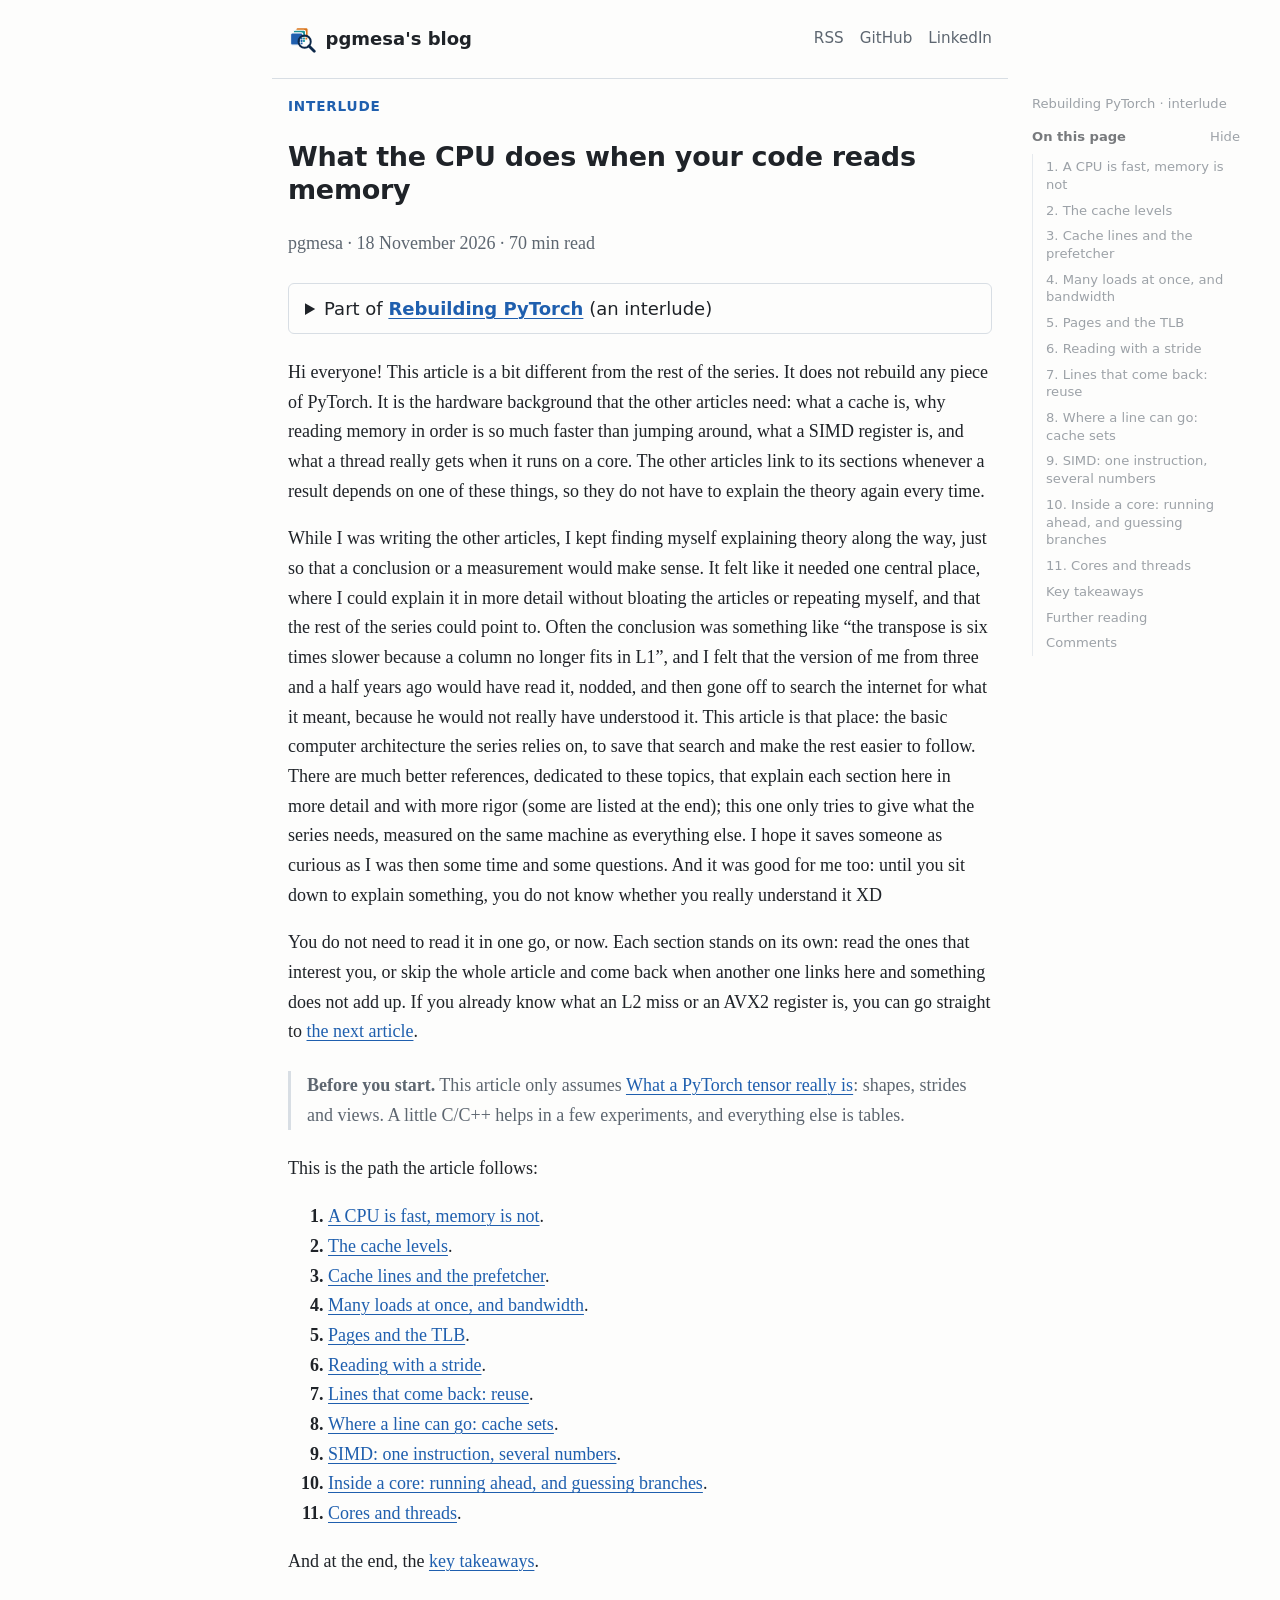
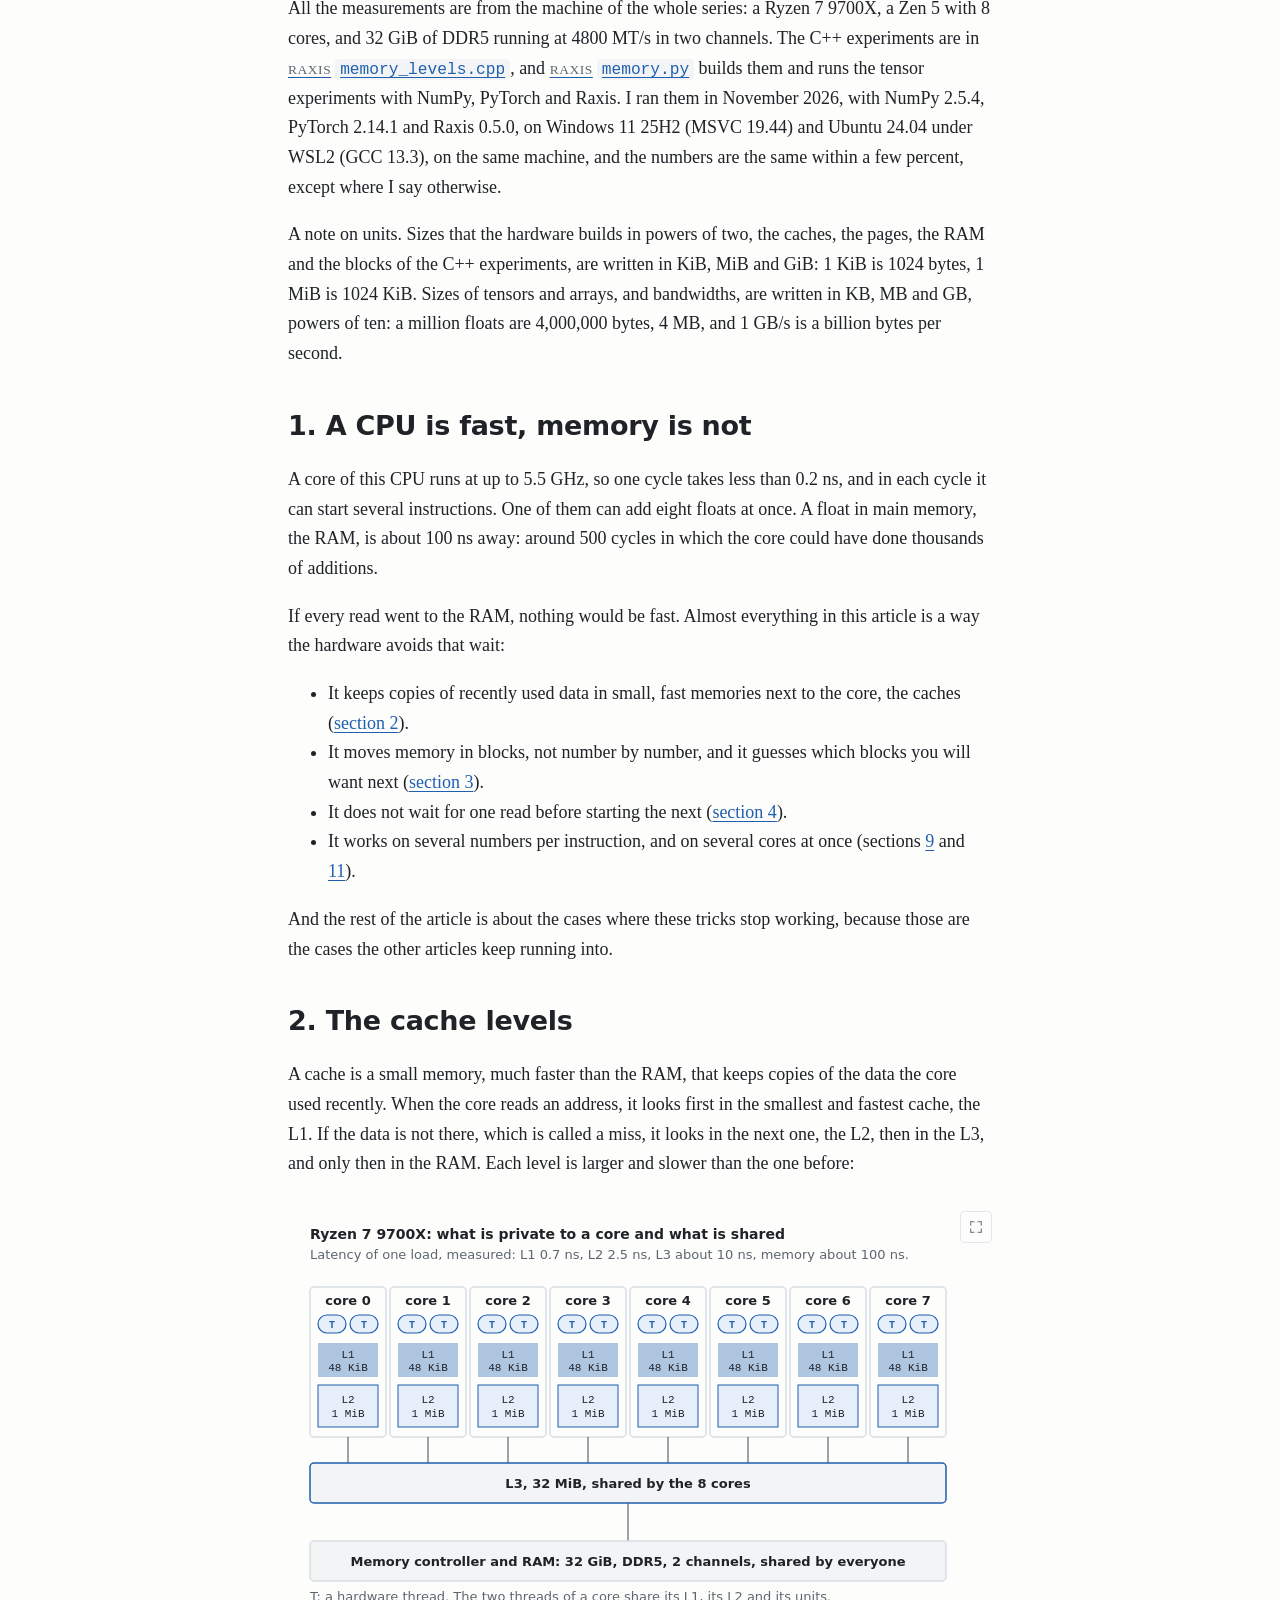
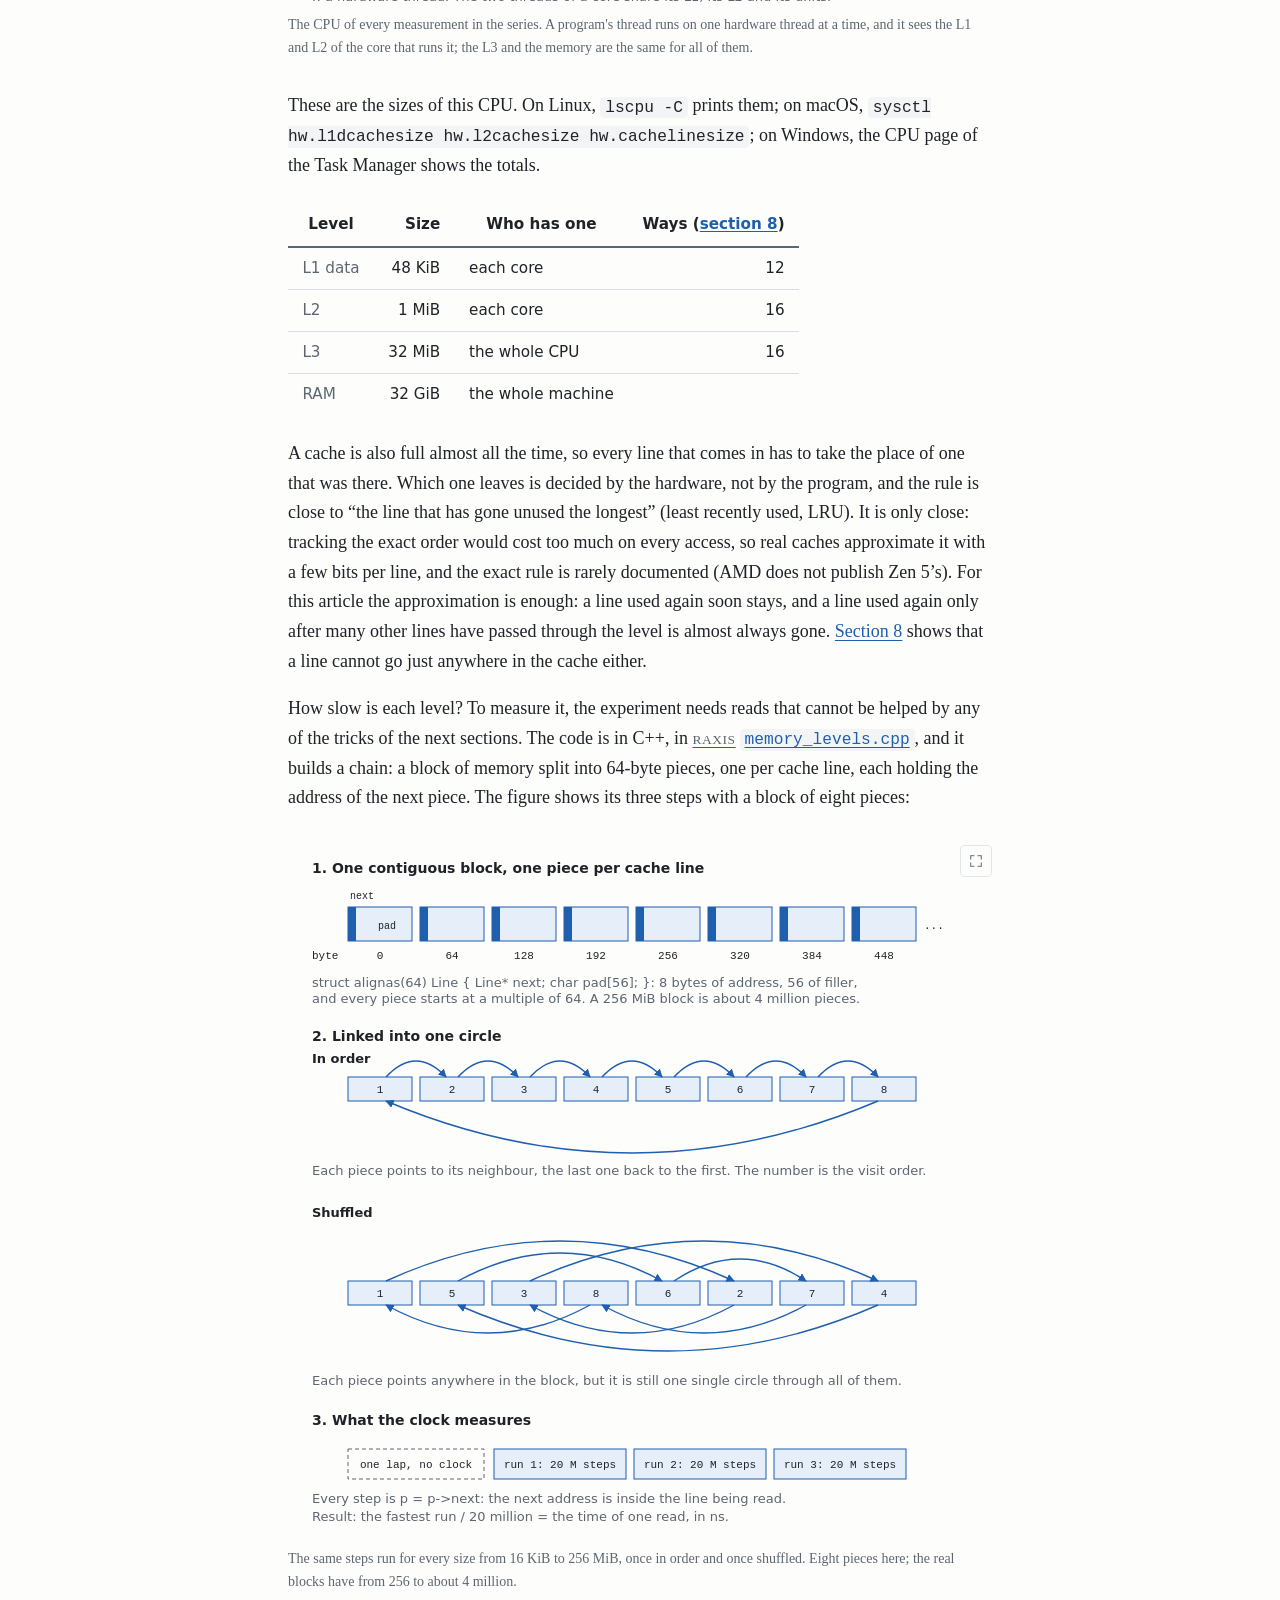
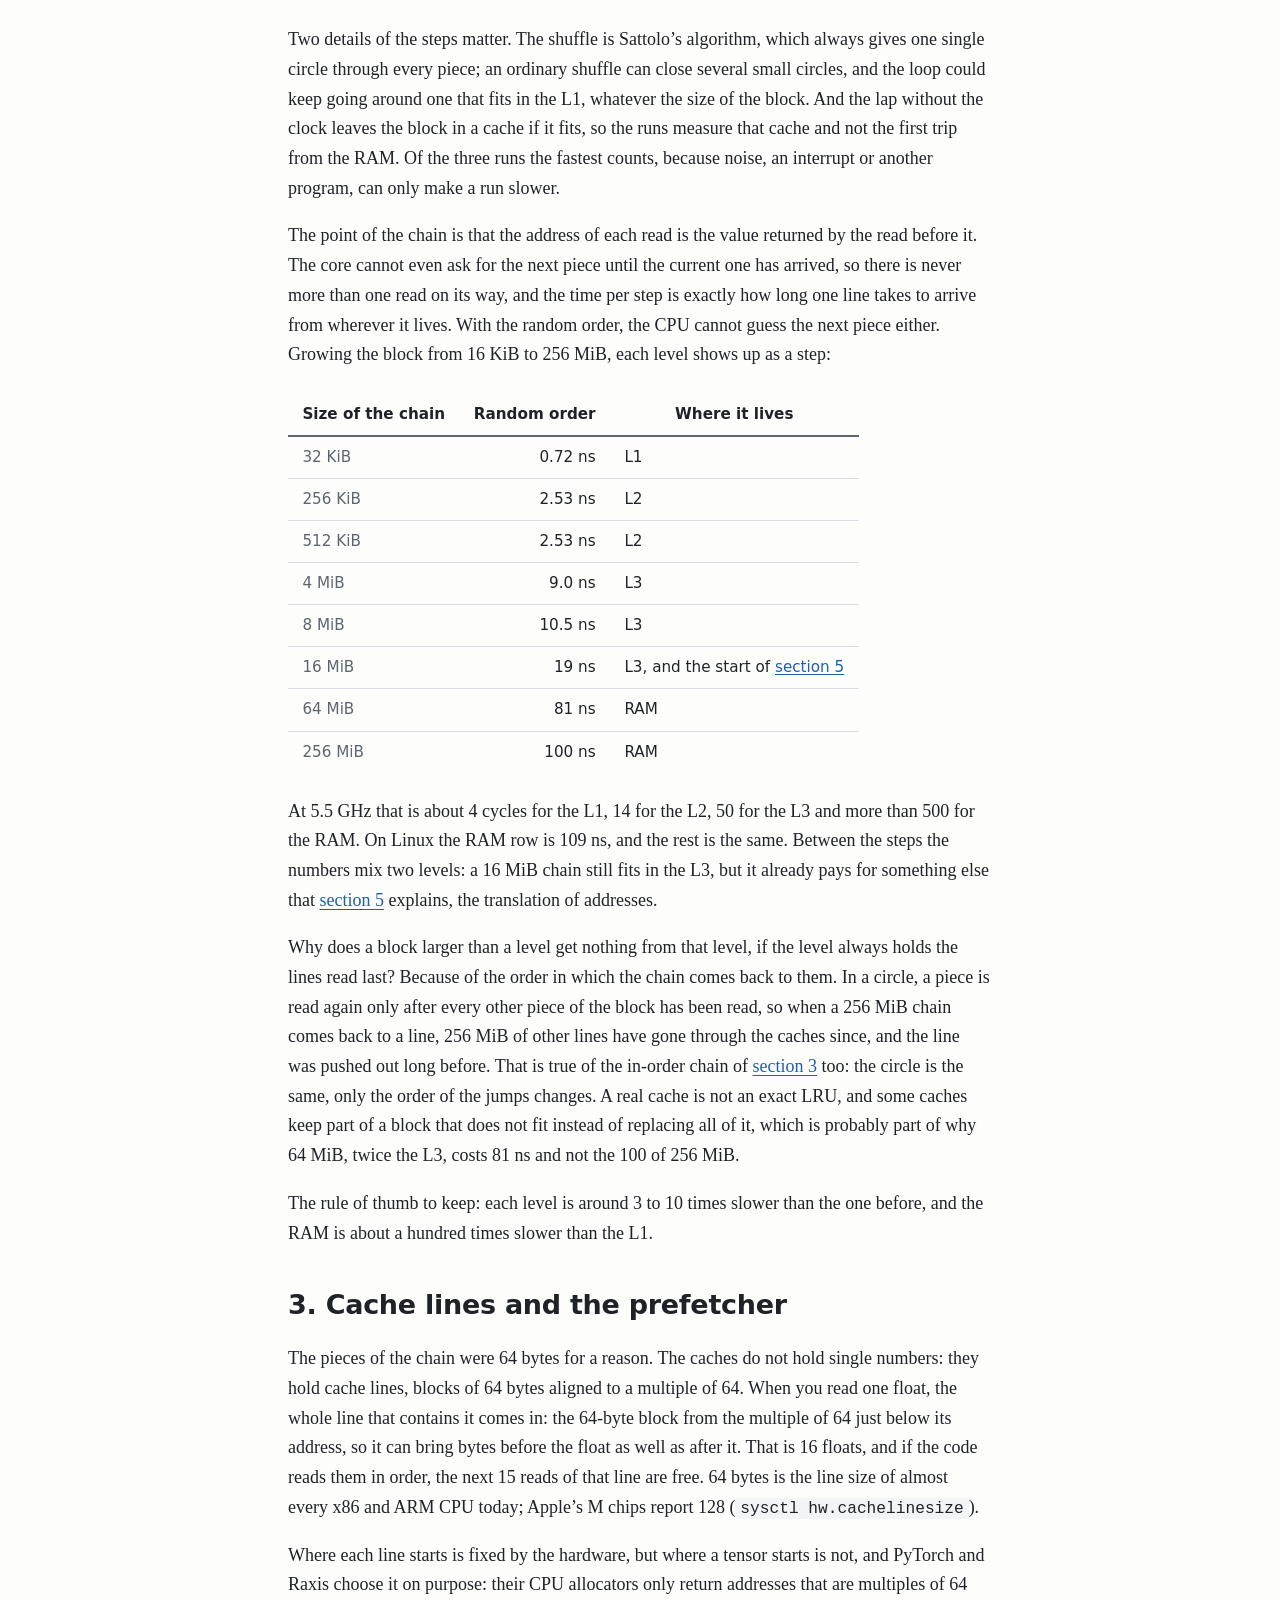
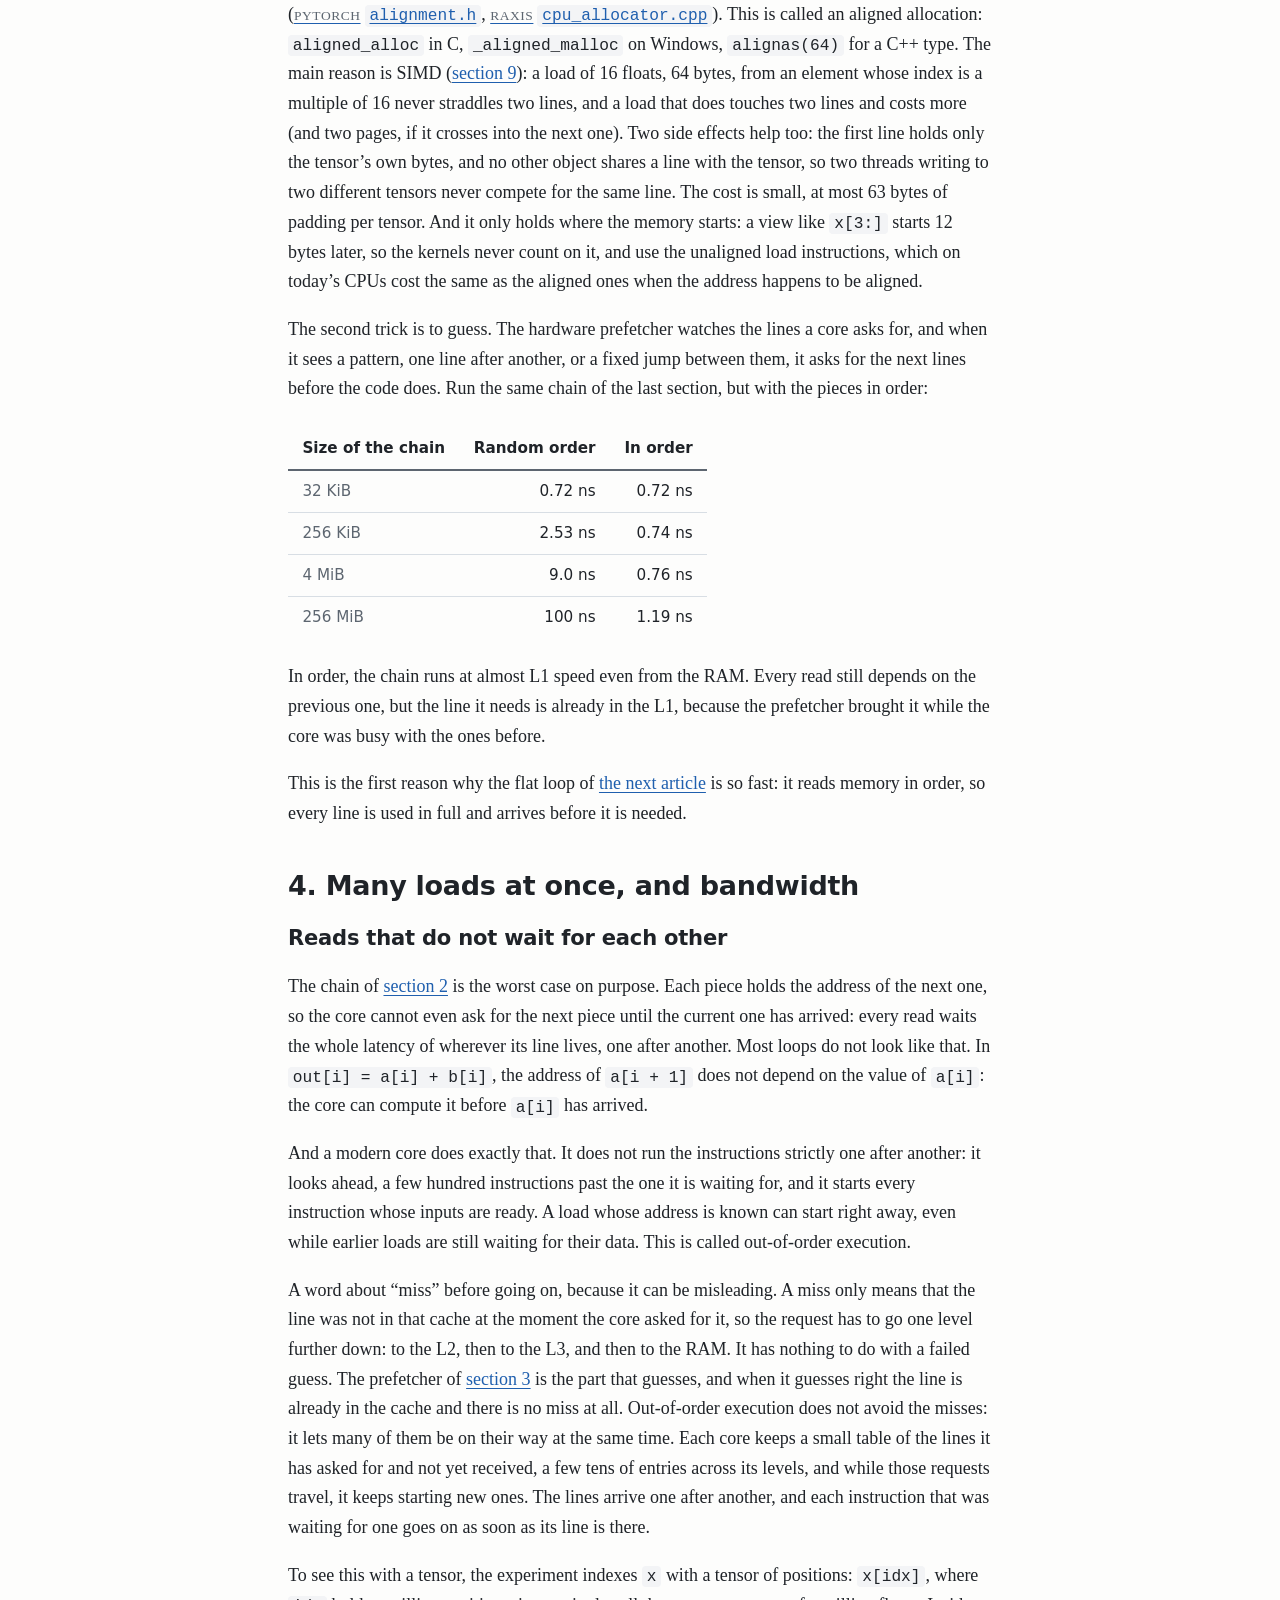
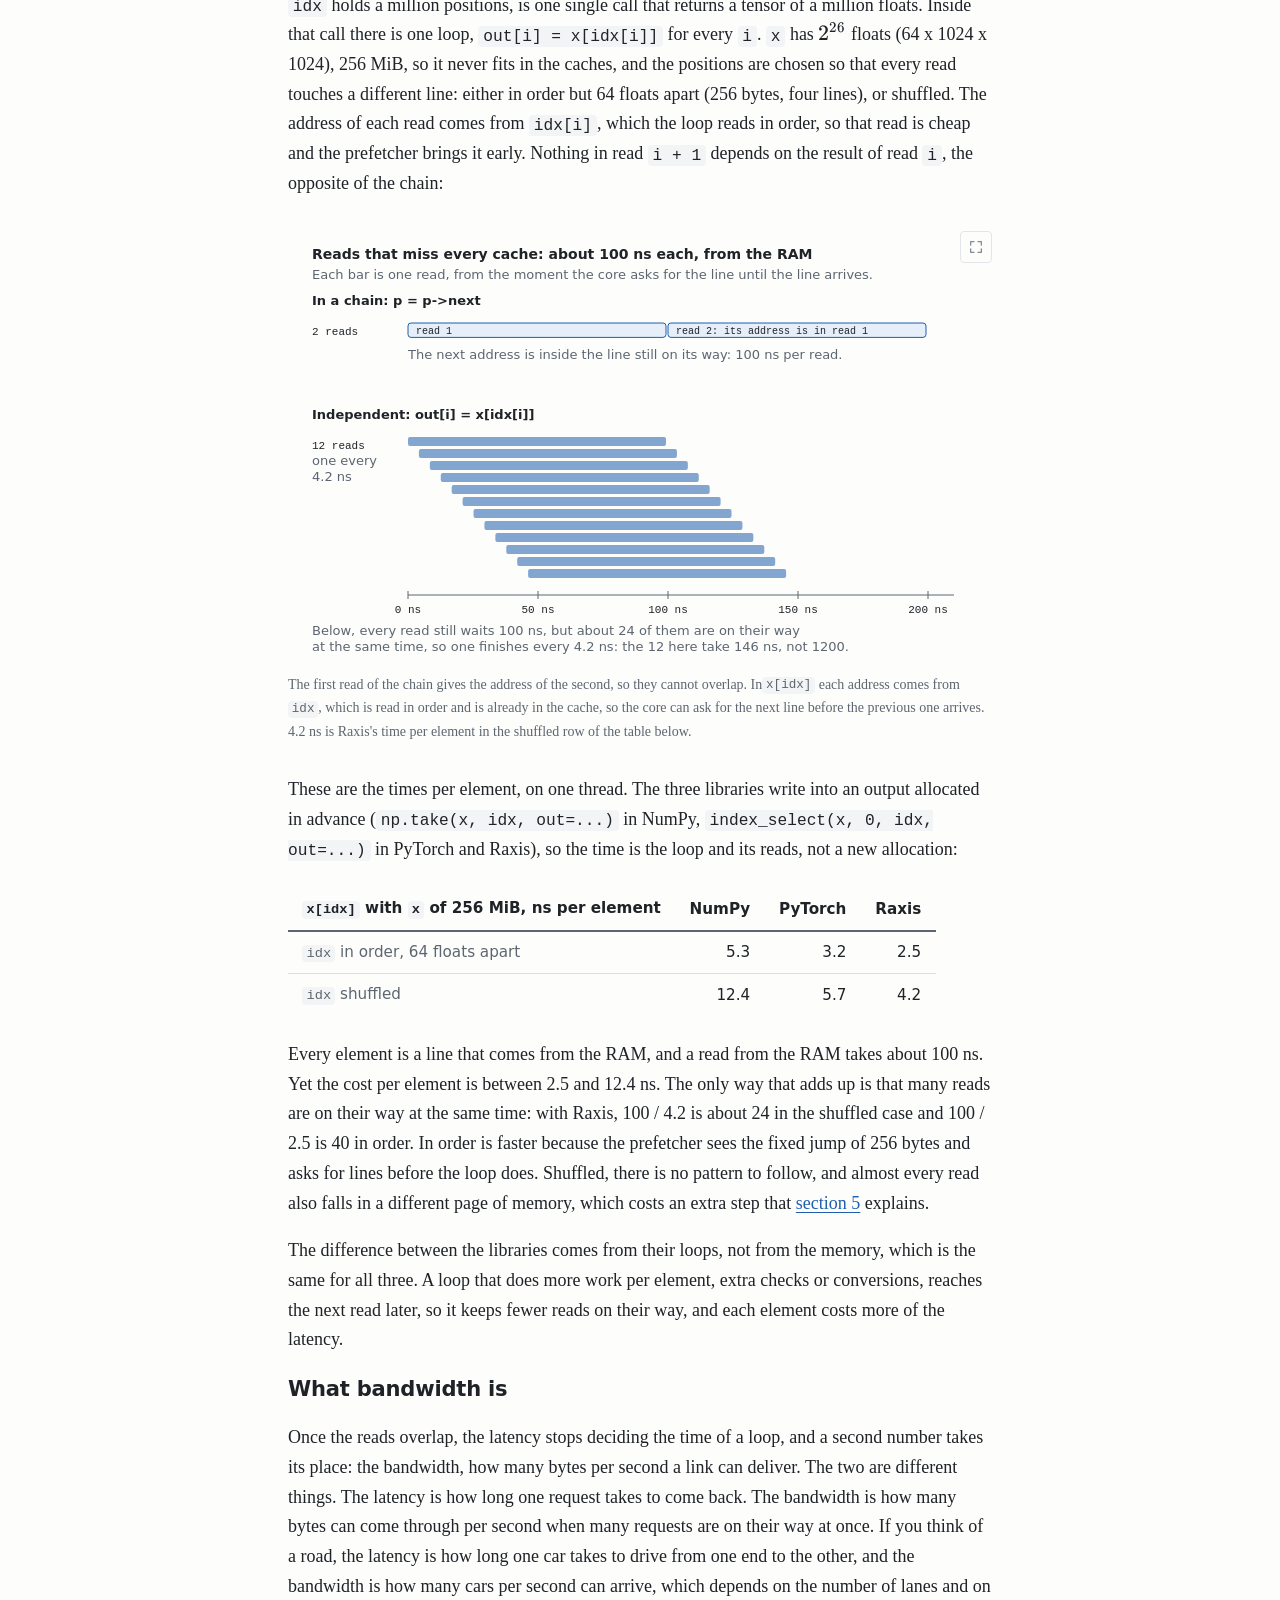
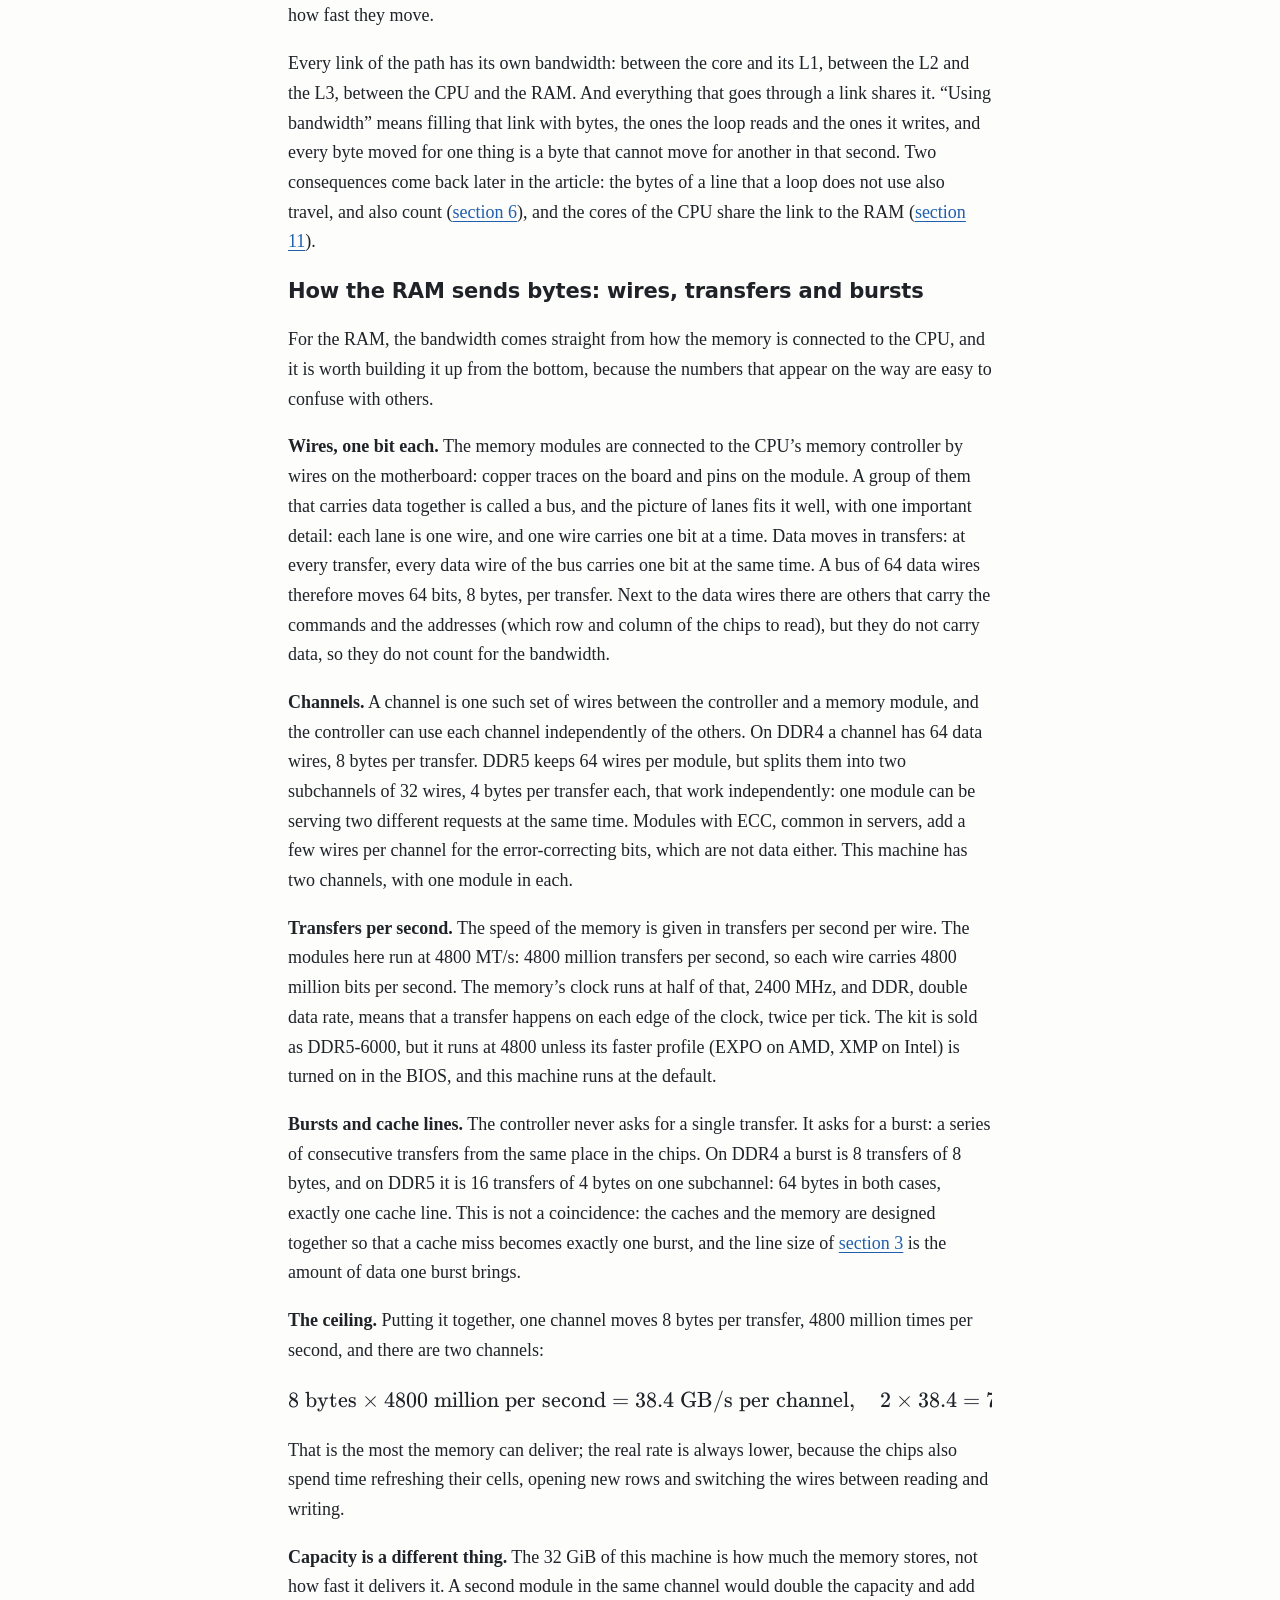
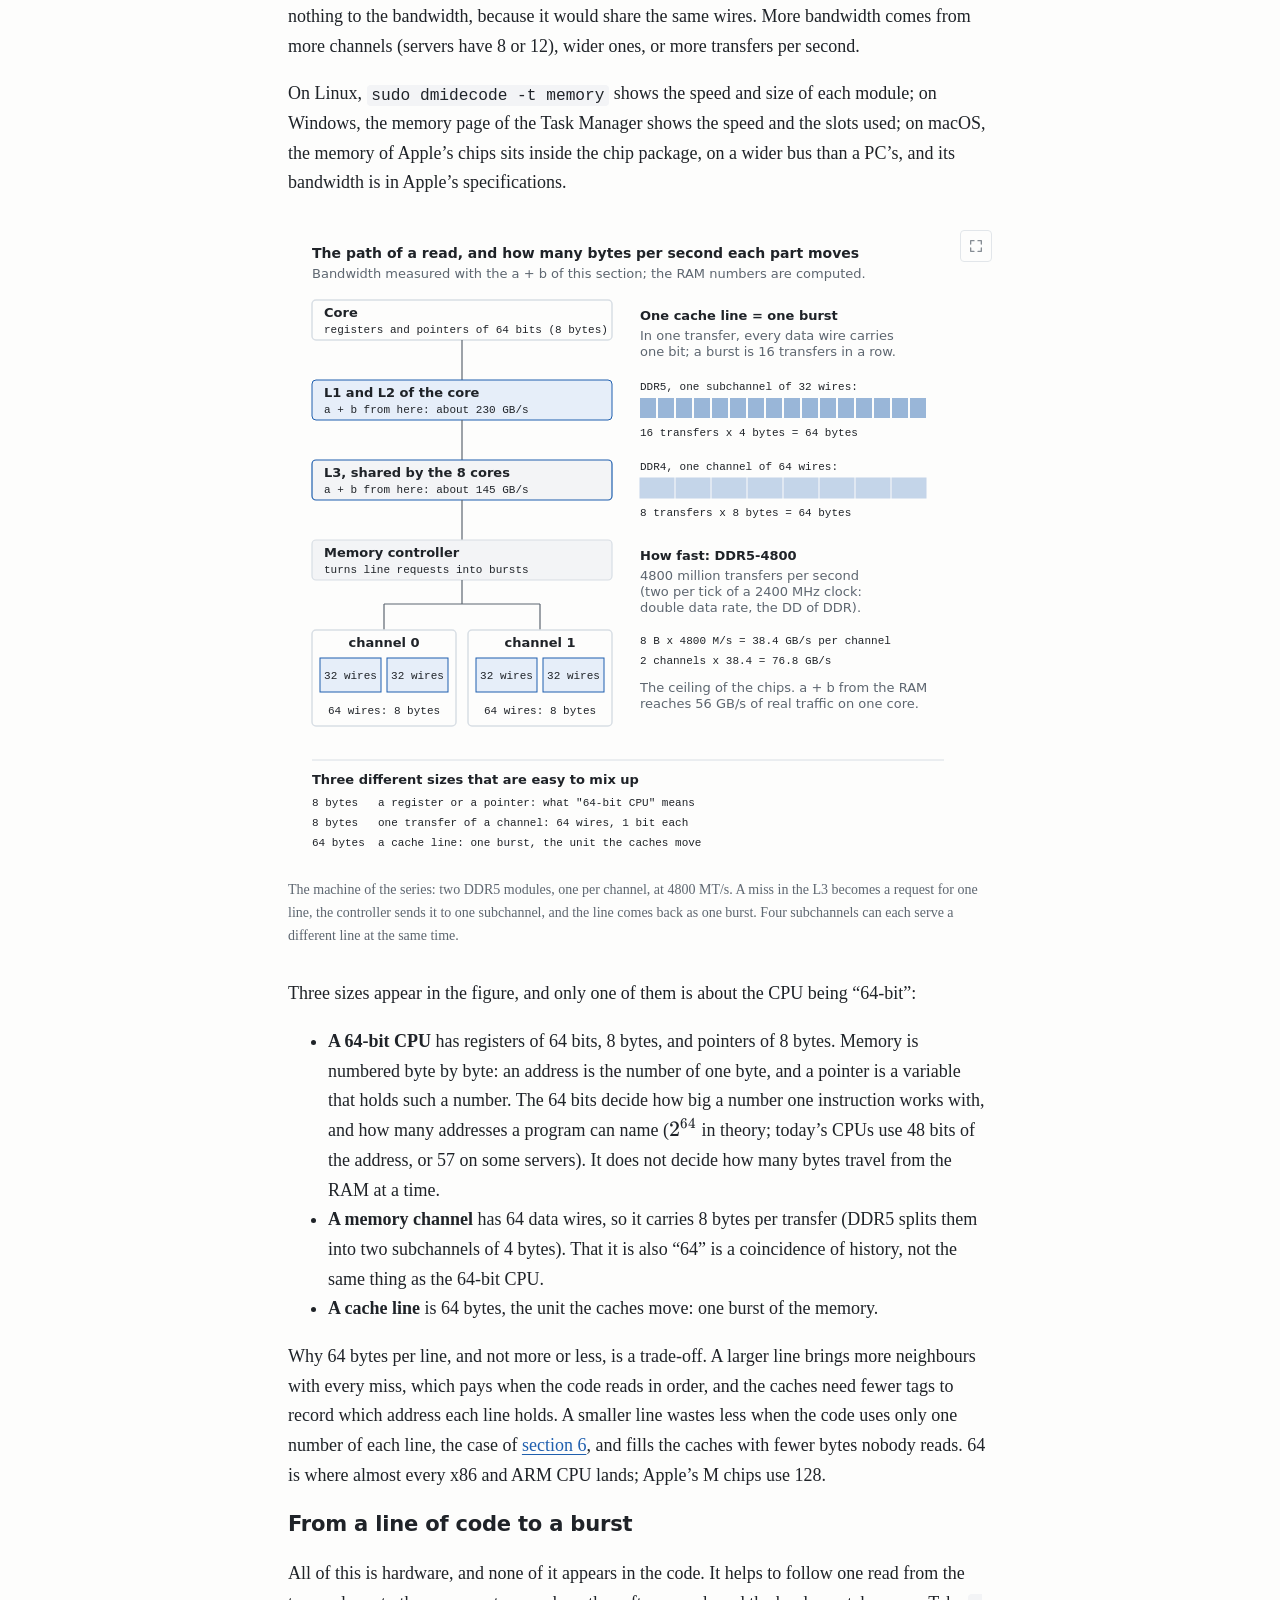
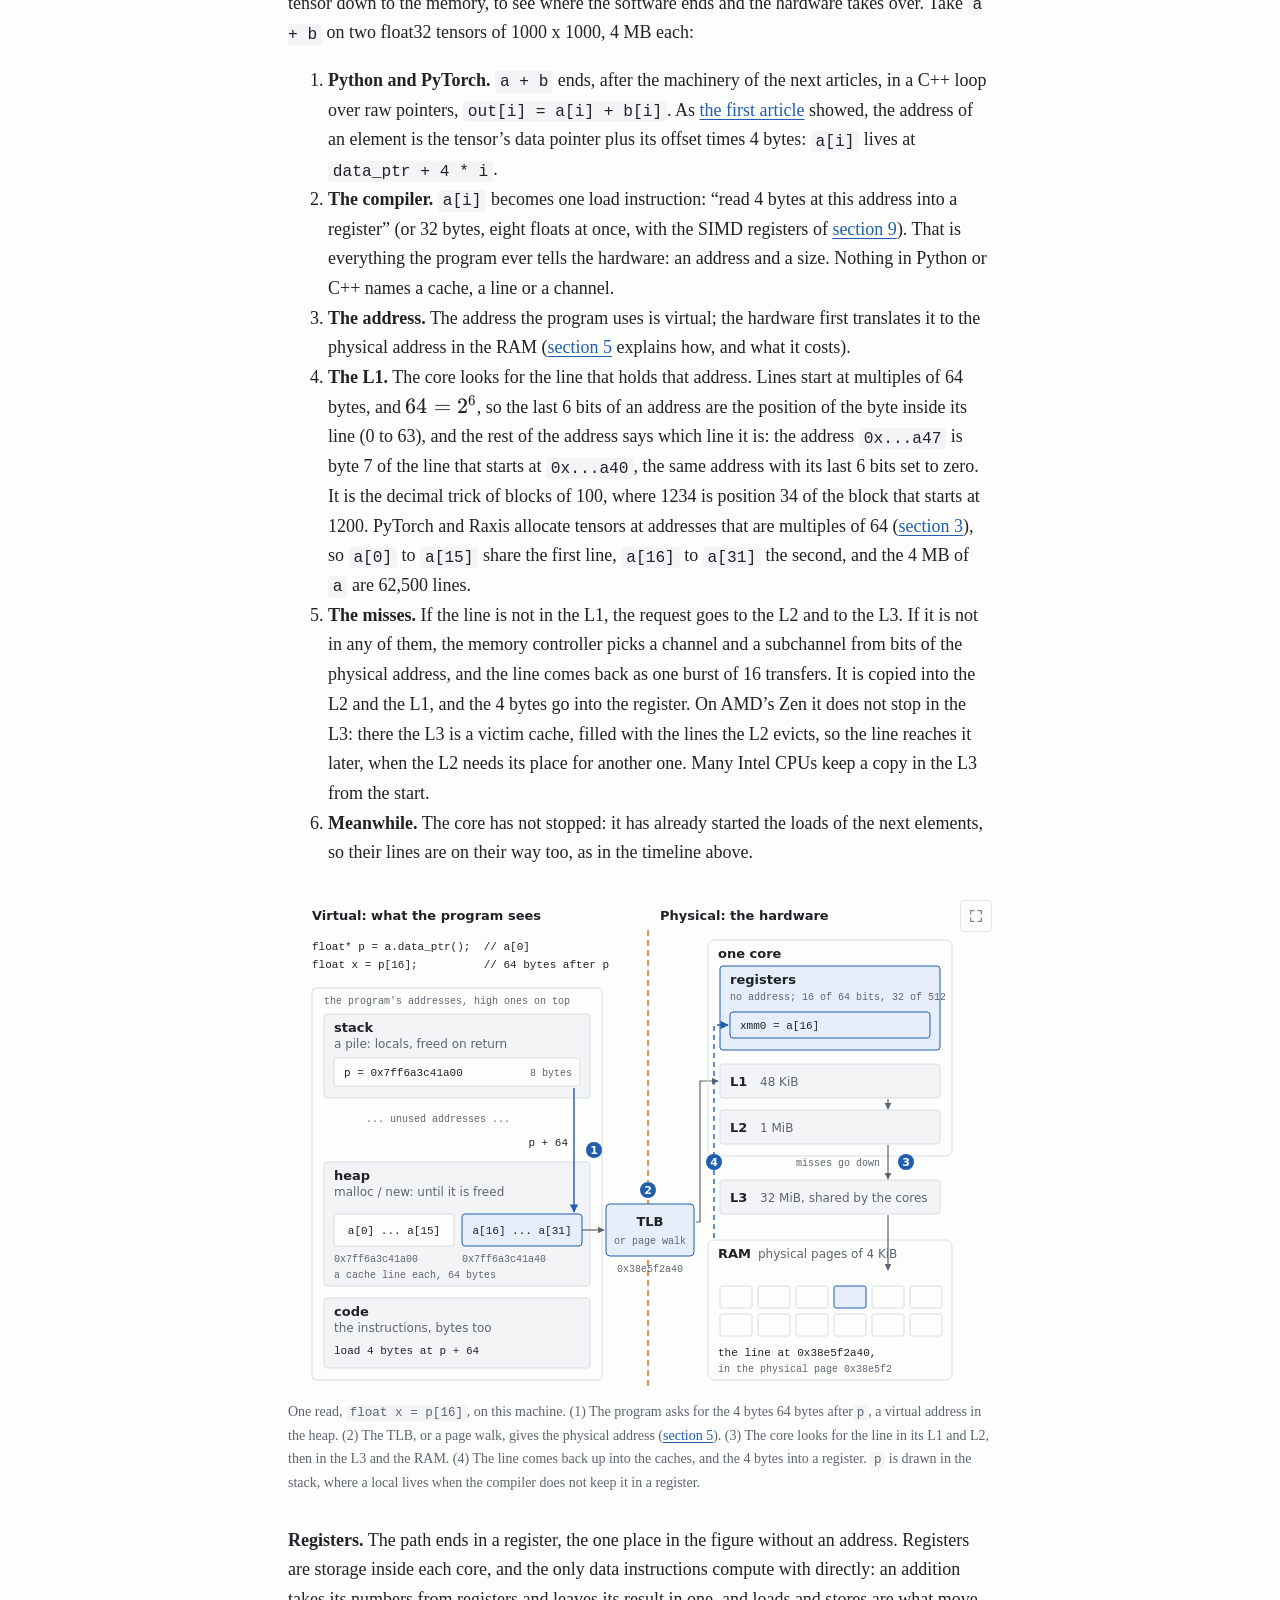
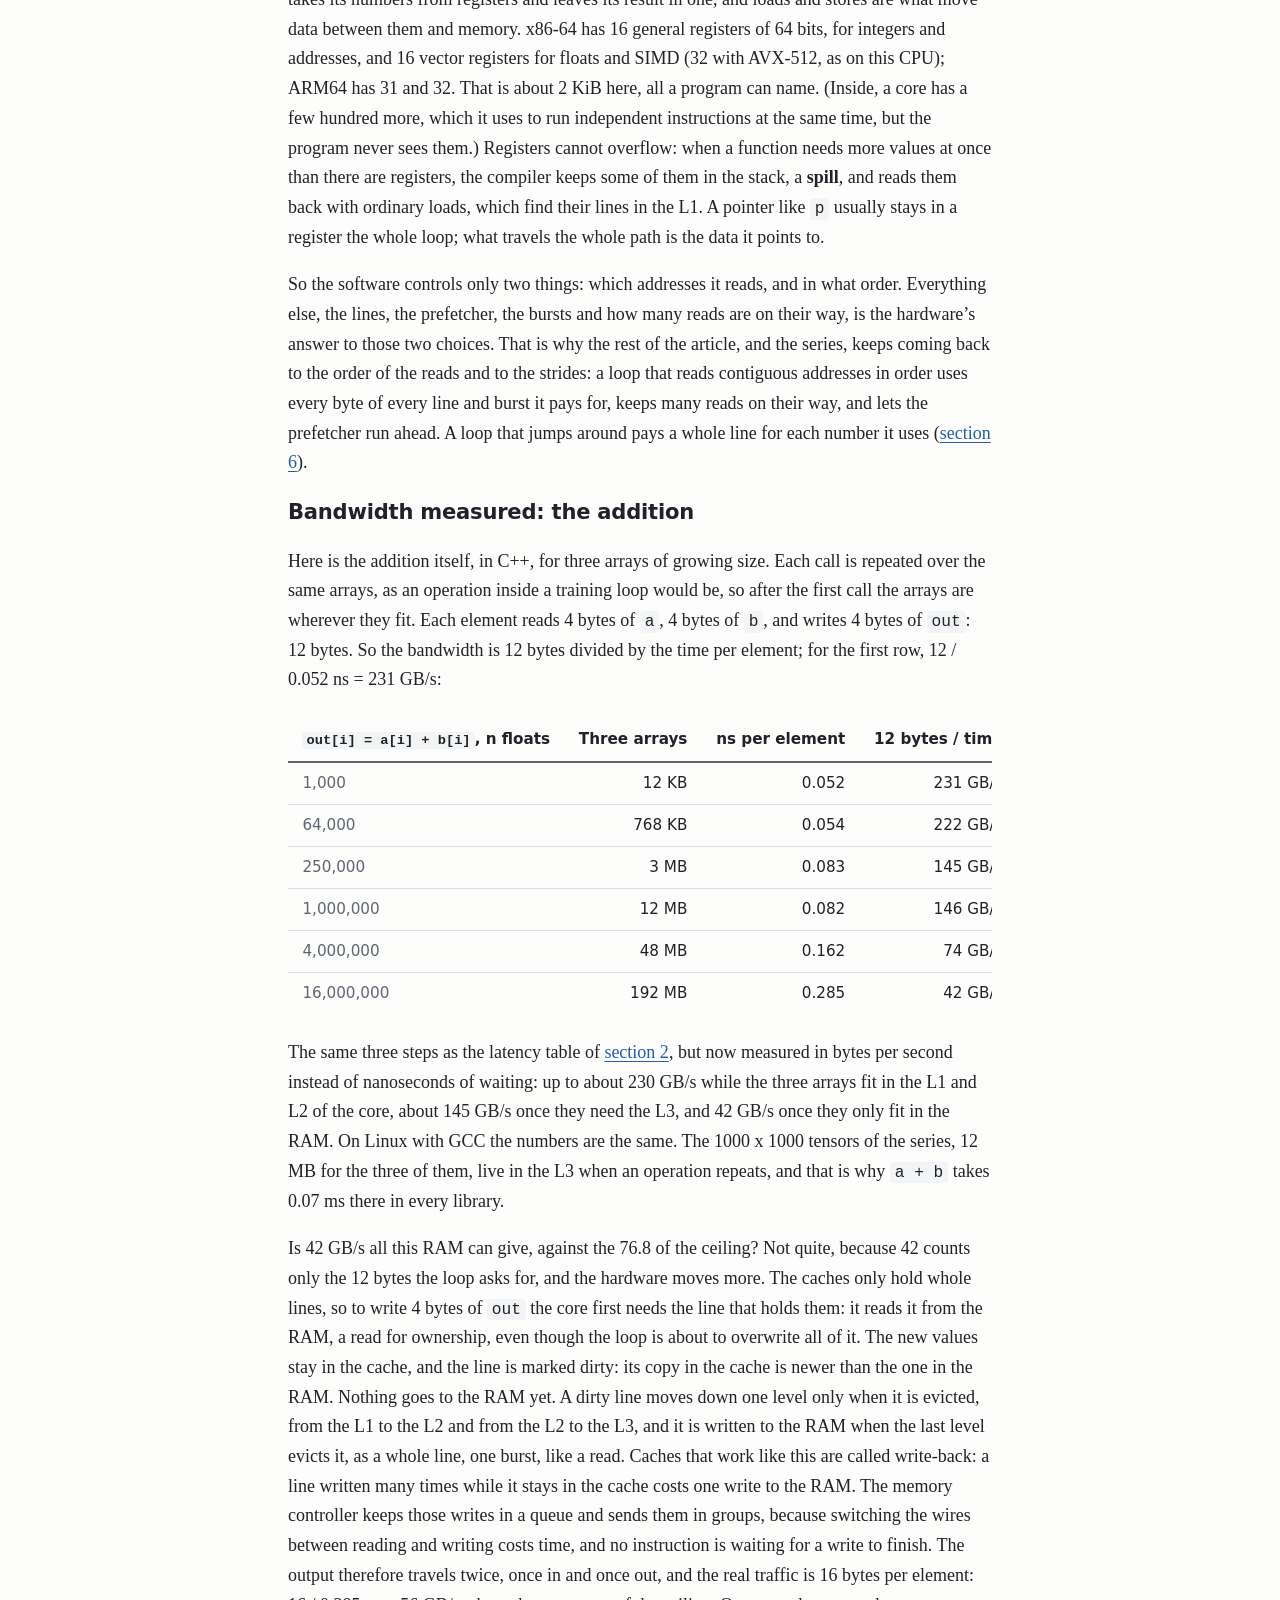
<file: posts/memory-and-the-cpu/index.html>
<!DOCTYPE html><html lang="en" data-astro-cid-z4jru4n3><head><meta charset="utf-8"><meta name="viewport" content="width=device-width, initial-scale=1"><title>What the CPU does when your code reads memory | pgmesa&#39;s blog</title><meta name="description" content="Caches, cache lines, the prefetcher, pages and the TLB, cache sets, SIMD registers, branch prediction, cores and threads, measured with tensors. The hardware background the rest of the series refers to."><meta name="author" content="Pablo García Mesa"><link rel="canonical" href="https://blog.pgmesa.com/posts/memory-and-the-cpu/"><link rel="icon" type="image/svg+xml" href="/favicon.svg"><link rel="alternate" type="application/rss+xml" title="pgmesa's blog" href="/rss.xml"><link rel="sitemap" href="/sitemap-index.xml"><meta property="og:type" content="article"><meta property="og:title" content="What the CPU does when your code reads memory"><meta property="og:description" content="Caches, cache lines, the prefetcher, pages and the TLB, cache sets, SIMD registers, branch prediction, cores and threads, measured with tensors. The hardware background the rest of the series refers to."><meta property="og:url" content="https://blog.pgmesa.com/posts/memory-and-the-cpu/"><meta property="og:site_name" content="pgmesa's blog"><meta property="article:published_time" content="2026-11-18T00:00:00.000Z"><meta property="article:modified_time" content="2026-11-18T00:00:00.000Z"><meta property="article:tag" content="hardware"><meta property="article:tag" content="performance"><meta property="article:tag" content="cpu"><meta property="og:image" content="https://blog.pgmesa.com/og/posts/memory-and-the-cpu.png"><meta property="og:image:type" content="image/png"><meta property="og:image:width" content="1200"><meta property="og:image:height" content="630"><meta property="og:image:alt" content="What the CPU does when your code reads memory"><meta name="twitter:card" content="summary_large_image"><script type="application/ld+json">{"@context":"https://schema.org","@type":"BlogPosting","headline":"What the CPU does when your code reads memory","description":"Caches, cache lines, the prefetcher, pages and the TLB, cache sets, SIMD registers, branch prediction, cores and threads, measured with tensors. The hardware background the rest of the series refers to.","url":"https://blog.pgmesa.com/posts/memory-and-the-cpu/","mainEntityOfPage":"https://blog.pgmesa.com/posts/memory-and-the-cpu/","author":{"@type":"Person","name":"Pablo García Mesa","url":"https://github.com/pgmesa"},"datePublished":"2026-11-18T00:00:00.000Z","dateModified":"2026-11-18T00:00:00.000Z","keywords":"hardware, performance, cpu"}</script><script type="module" src="https://static.cloudflareinsights.com/beacon.min.js" data-cf-beacon="{&quot;token&quot;:&quot;956bb0ad972944c48d0de3df881b57fa&quot;}"></script><link rel="stylesheet" href="/_astro/_..CZHG1gc1.css"><link rel="stylesheet" href="/_astro/BaseLayout.BDGeZDxW.css"><style>.src[data-astro-cid-3c55tpoi]{white-space:nowrap}.src[data-astro-cid-3c55tpoi] code[data-astro-cid-3c55tpoi]{white-space:normal}.src-repo[data-astro-cid-3c55tpoi]{text-transform:uppercase;letter-spacing:.04em;color:var(--muted);margin-right:.3em;font-size:.75em}
</style><link rel="stylesheet" href="/_astro/memory-and-the-cpu.DCsZiFHE.css"></head><body data-astro-cid-z4jru4n3><header class="container site-header" data-astro-cid-z4jru4n3><a class="site-title" href="/" data-astro-cid-z4jru4n3><svg class="logo" viewBox="0 0 32 32" aria-hidden="true" data-astro-cid-f7espo7c><clipPath id="logo-lens" data-astro-cid-f7espo7c><circle cx="19" cy="19" r="7" data-astro-cid-f7espo7c></circle></clipPath><rect x="9" y="3" width="14" height="14" rx="2" class="layer back" data-astro-cid-f7espo7c></rect><rect x="6" y="6" width="14" height="14" rx="2" class="layer middle" data-astro-cid-f7espo7c></rect><rect x="3" y="9" width="14" height="14" rx="2" class="layer front" data-astro-cid-f7espo7c></rect><circle cx="19" cy="19" r="7" class="lens-bg" data-astro-cid-f7espo7c></circle><g clip-path="url(#logo-lens)" data-astro-cid-f7espo7c><rect x="11.8" y="11.8" width="2.1" height="2.1" rx="0.4" class="front" data-astro-cid-f7espo7c></rect><rect x="14.5" y="11.8" width="2.1" height="2.1" rx="0.4" class="front" data-astro-cid-f7espo7c></rect><rect x="17.2" y="11.8" width="2.1" height="2.1" rx="0.4" class="middle" data-astro-cid-f7espo7c></rect><rect x="19.9" y="11.8" width="2.1" height="2.1" rx="0.4" class="back" data-astro-cid-f7espo7c></rect><rect x="11.8" y="14.5" width="2.1" height="2.1" rx="0.4" class="front" data-astro-cid-f7espo7c></rect><rect x="14.5" y="14.5" width="2.1" height="2.1" rx="0.4" class="front" data-astro-cid-f7espo7c></rect><rect x="17.2" y="14.5" width="2.1" height="2.1" rx="0.4" class="middle" data-astro-cid-f7espo7c></rect><rect x="19.9" y="14.5" width="2.1" height="2.1" rx="0.4" class="back" data-astro-cid-f7espo7c></rect><rect x="11.8" y="17.2" width="2.1" height="2.1" rx="0.4" class="front" data-astro-cid-f7espo7c></rect><rect x="14.5" y="17.2" width="2.1" height="2.1" rx="0.4" class="front" data-astro-cid-f7espo7c></rect><rect x="17.2" y="17.2" width="2.1" height="2.1" rx="0.4" class="middle" data-astro-cid-f7espo7c></rect><rect x="11.8" y="19.9" width="2.1" height="2.1" rx="0.4" class="front" data-astro-cid-f7espo7c></rect><rect x="14.5" y="19.9" width="2.1" height="2.1" rx="0.4" class="front" data-astro-cid-f7espo7c></rect></g><circle cx="19" cy="19" r="7" class="glass" data-astro-cid-f7espo7c></circle><line x1="24" y1="24" x2="30" y2="30" class="handle" data-astro-cid-f7espo7c></line></svg>pgmesa&#39;s blog</a><nav data-astro-cid-z4jru4n3><a href="/rss.xml" data-astro-cid-z4jru4n3>RSS</a><a href="https://github.com/pgmesa" data-astro-cid-z4jru4n3>GitHub</a><a href="https://www.linkedin.com/in/pgmesa/" data-astro-cid-z4jru4n3>LinkedIn</a></nav></header><main class="container" data-astro-cid-z4jru4n3><article data-astro-cid-ssdmjifj><header data-astro-cid-ssdmjifj><p class="interlude-kicker" data-astro-cid-ssdmjifj>Interlude</p><h1 data-astro-cid-ssdmjifj>What the CPU does when your code reads memory</h1><p class="muted" data-astro-cid-ssdmjifj>pgmesa &middot; <time datetime="2026-11-18T00:00:00.000Z" data-astro-cid-ssdmjifj>18 November 2026</time> &middot; 70 min read</p></header><div class="page-toc" data-astro-cid-lifsiwye><aside class="toc-side" aria-label="On this page" data-astro-cid-lifsiwye><nav data-astro-cid-lifsiwye><a class="toc-series" href="/series/rebuilding-pytorch/" data-astro-cid-lifsiwye>Rebuilding PyTorch · interlude</a><div class="toc-head" data-astro-cid-lifsiwye><p class="toc-title" data-astro-cid-lifsiwye>On this page</p><button type="button" class="toc-hide" aria-expanded="true" data-astro-cid-lifsiwye>Hide</button></div><ol class="toc-list" data-astro-cid-lifsiwye><li data-astro-cid-lifsiwye><a href="#1-a-cpu-is-fast-memory-is-not" data-astro-cid-lifsiwye>1. A CPU is fast, memory is not</a></li><li data-astro-cid-lifsiwye><a href="#2-the-cache-levels" data-astro-cid-lifsiwye>2. The cache levels</a></li><li data-astro-cid-lifsiwye><a href="#3-cache-lines-and-the-prefetcher" data-astro-cid-lifsiwye>3. Cache lines and the prefetcher</a></li><li data-astro-cid-lifsiwye><a href="#4-many-loads-at-once-and-bandwidth" data-astro-cid-lifsiwye>4. Many loads at once, and bandwidth</a><ol data-astro-cid-lifsiwye><li data-astro-cid-lifsiwye><a href="#reads-that-do-not-wait-for-each-other" data-astro-cid-lifsiwye>Reads that do not wait for each other</a></li><li data-astro-cid-lifsiwye><a href="#what-bandwidth-is" data-astro-cid-lifsiwye>What bandwidth is</a></li><li data-astro-cid-lifsiwye><a href="#how-the-ram-sends-bytes-wires-transfers-and-bursts" data-astro-cid-lifsiwye>How the RAM sends bytes: wires, transfers and bursts</a></li><li data-astro-cid-lifsiwye><a href="#from-a-line-of-code-to-a-burst" data-astro-cid-lifsiwye>From a line of code to a burst</a></li><li data-astro-cid-lifsiwye><a href="#bandwidth-measured-the-addition" data-astro-cid-lifsiwye>Bandwidth measured: the addition</a></li><li data-astro-cid-lifsiwye><a href="#memory-bound-and-compute-bound" data-astro-cid-lifsiwye>Memory-bound and compute-bound</a></li></ol></li><li data-astro-cid-lifsiwye><a href="#5-pages-and-the-tlb" data-astro-cid-lifsiwye>5. Pages and the TLB</a></li><li data-astro-cid-lifsiwye><a href="#6-reading-with-a-stride" data-astro-cid-lifsiwye>6. Reading with a stride</a></li><li data-astro-cid-lifsiwye><a href="#7-lines-that-come-back-reuse" data-astro-cid-lifsiwye>7. Lines that come back: reuse</a></li><li data-astro-cid-lifsiwye><a href="#8-where-a-line-can-go-cache-sets" data-astro-cid-lifsiwye>8. Where a line can go: cache sets</a></li><li data-astro-cid-lifsiwye><a href="#9-simd-one-instruction-several-numbers" data-astro-cid-lifsiwye>9. SIMD: one instruction, several numbers</a></li><li data-astro-cid-lifsiwye><a href="#10-inside-a-core-running-ahead-and-guessing-branches" data-astro-cid-lifsiwye>10. Inside a core: running ahead, and guessing branches</a></li><li data-astro-cid-lifsiwye><a href="#11-cores-and-threads" data-astro-cid-lifsiwye>11. Cores and threads</a></li><li data-astro-cid-lifsiwye><a href="#key-takeaways" data-astro-cid-lifsiwye>Key takeaways</a></li><li data-astro-cid-lifsiwye><a href="#further-reading" data-astro-cid-lifsiwye>Further reading</a></li><li data-astro-cid-lifsiwye><a href="#comments" data-astro-cid-lifsiwye>Comments</a></li></ol></nav></aside><script>
        try {
          if (localStorage.getItem('toc-hidden') === '1') {
            const side = document.currentScript.previousElementSibling;
            side.classList.add('collapsed');
            const hide = side.querySelector('.toc-hide');
            hide.textContent = 'Show';
            hide.setAttribute('aria-expanded', 'false');
          }
        } catch {}
      </script><button type="button" class="toc-fab" aria-label="Sections of this page" data-astro-cid-lifsiwye><svg viewBox="0 0 24 24" aria-hidden="true" data-astro-cid-lifsiwye><path d="M4 6h16M4 12h16M4 18h10" data-astro-cid-lifsiwye></path></svg></button><dialog class="toc-sheet" aria-label="On this page" data-astro-cid-lifsiwye><div class="toc-head" data-astro-cid-lifsiwye><p class="toc-title" data-astro-cid-lifsiwye>On this page</p><button type="button" class="toc-close" data-astro-cid-lifsiwye>Close</button></div><ol class="toc-list" data-astro-cid-lifsiwye><li data-astro-cid-lifsiwye><a href="#1-a-cpu-is-fast-memory-is-not" data-astro-cid-lifsiwye>1. A CPU is fast, memory is not</a></li><li data-astro-cid-lifsiwye><a href="#2-the-cache-levels" data-astro-cid-lifsiwye>2. The cache levels</a></li><li data-astro-cid-lifsiwye><a href="#3-cache-lines-and-the-prefetcher" data-astro-cid-lifsiwye>3. Cache lines and the prefetcher</a></li><li data-astro-cid-lifsiwye><a href="#4-many-loads-at-once-and-bandwidth" data-astro-cid-lifsiwye>4. Many loads at once, and bandwidth</a><ol data-astro-cid-lifsiwye><li data-astro-cid-lifsiwye><a href="#reads-that-do-not-wait-for-each-other" data-astro-cid-lifsiwye>Reads that do not wait for each other</a></li><li data-astro-cid-lifsiwye><a href="#what-bandwidth-is" data-astro-cid-lifsiwye>What bandwidth is</a></li><li data-astro-cid-lifsiwye><a href="#how-the-ram-sends-bytes-wires-transfers-and-bursts" data-astro-cid-lifsiwye>How the RAM sends bytes: wires, transfers and bursts</a></li><li data-astro-cid-lifsiwye><a href="#from-a-line-of-code-to-a-burst" data-astro-cid-lifsiwye>From a line of code to a burst</a></li><li data-astro-cid-lifsiwye><a href="#bandwidth-measured-the-addition" data-astro-cid-lifsiwye>Bandwidth measured: the addition</a></li><li data-astro-cid-lifsiwye><a href="#memory-bound-and-compute-bound" data-astro-cid-lifsiwye>Memory-bound and compute-bound</a></li></ol></li><li data-astro-cid-lifsiwye><a href="#5-pages-and-the-tlb" data-astro-cid-lifsiwye>5. Pages and the TLB</a></li><li data-astro-cid-lifsiwye><a href="#6-reading-with-a-stride" data-astro-cid-lifsiwye>6. Reading with a stride</a></li><li data-astro-cid-lifsiwye><a href="#7-lines-that-come-back-reuse" data-astro-cid-lifsiwye>7. Lines that come back: reuse</a></li><li data-astro-cid-lifsiwye><a href="#8-where-a-line-can-go-cache-sets" data-astro-cid-lifsiwye>8. Where a line can go: cache sets</a></li><li data-astro-cid-lifsiwye><a href="#9-simd-one-instruction-several-numbers" data-astro-cid-lifsiwye>9. SIMD: one instruction, several numbers</a></li><li data-astro-cid-lifsiwye><a href="#10-inside-a-core-running-ahead-and-guessing-branches" data-astro-cid-lifsiwye>10. Inside a core: running ahead, and guessing branches</a></li><li data-astro-cid-lifsiwye><a href="#11-cores-and-threads" data-astro-cid-lifsiwye>11. Cores and threads</a></li><li data-astro-cid-lifsiwye><a href="#key-takeaways" data-astro-cid-lifsiwye>Key takeaways</a></li><li data-astro-cid-lifsiwye><a href="#further-reading" data-astro-cid-lifsiwye>Further reading</a></li><li data-astro-cid-lifsiwye><a href="#comments" data-astro-cid-lifsiwye>Comments</a></li></ol><a class="toc-series" href="/series/rebuilding-pytorch/" data-astro-cid-lifsiwye>Rebuilding PyTorch · interlude</a></dialog></div><script type="module">var e=document.querySelector(`.page-toc`);if(e){let t=[...e.querySelectorAll(`.toc-list`)],n=[...t[0].querySelectorAll(`a`)].map(e=>document.getElementById(decodeURIComponent(e.hash.slice(1)))),r=e.querySelector(`.toc-fab`),i=!1,a=()=>{i=!1;let e=-1;for(let[t,r]of n.entries())r&&r.getBoundingClientRect().top<120&&(e=t);for(let n of t){let t=[...n.querySelectorAll(`a`)];for(let[n,r]of t.entries())r.classList.toggle(`active`,n===e);for(let r of n.querySelectorAll(`:scope > li`))r.classList.toggle(`current`,e>=0&&r.contains(t[e]))}r?.classList.toggle(`shown`,scrollY>200)};addEventListener(`scroll`,()=>{i||(i=!0,requestAnimationFrame(a))},{passive:!0}),a();let o=e.querySelector(`.toc-side`),s=e.querySelector(`.toc-hide`),c=e=>{o?.classList.toggle(`collapsed`,e),s&&(s.textContent=e?`Show`:`Hide`,s.setAttribute(`aria-expanded`,String(!e)))};try{c(localStorage.getItem(`toc-hidden`)===`1`)}catch{}s?.addEventListener(`click`,()=>{let e=!o?.classList.contains(`collapsed`);c(e);try{localStorage.setItem(`toc-hidden`,e?`1`:`0`)}catch{}});let l=e.querySelector(`.toc-sheet`);l&&r&&(r.addEventListener(`click`,()=>l.showModal()),e.querySelector(`.toc-close`)?.addEventListener(`click`,()=>l.close()),l.addEventListener(`click`,e=>{(e.target===l||e.target.closest(`a`))&&l.close()}))}</script><details class="series-toc" data-astro-cid-x3pxgsip><summary data-astro-cid-x3pxgsip>Part of <a href="/series/rebuilding-pytorch/" data-astro-cid-x3pxgsip><strong data-astro-cid-x3pxgsip>Rebuilding PyTorch</strong></a> (an interlude)</summary><ol data-astro-cid-x3pxgsip><li value="1" data-astro-cid-x3pxgsip><a href="/posts/why-rebuild-pytorch/" data-astro-cid-x3pxgsip>Why I rebuilt PyTorch&#39;s core from scratch</a></li><li value="2" data-astro-cid-x3pxgsip><a href="/posts/what-a-tensor-is/" data-astro-cid-x3pxgsip>What a PyTorch tensor really is</a></li><li class="interlude" data-astro-cid-x3pxgsip><span class="interlude-label" data-astro-cid-x3pxgsip>Interlude: </span><strong data-astro-cid-x3pxgsip>What the CPU does when your code reads memory</strong></li><li value="3" data-astro-cid-x3pxgsip><a href="/posts/n-dimensional-loops/" data-astro-cid-x3pxgsip>How PyTorch walks a tensor of any shape</a></li><li value="4" data-astro-cid-x3pxgsip><a href="/posts/tensoriterator/" data-astro-cid-x3pxgsip>How PyTorch prepares the loop of every operation</a></li><li value="5" data-astro-cid-x3pxgsip><a href="/posts/cpu-kernels/" data-astro-cid-x3pxgsip>How a PyTorch kernel uses the vector registers of every CPU</a></li><li value="6" data-astro-cid-x3pxgsip><a href="/posts/reductions-and-threads/" data-astro-cid-x3pxgsip>How PyTorch sums a tensor, and splits the work between threads</a></li><li value="7" data-astro-cid-x3pxgsip><a href="/posts/autograd/" data-astro-cid-x3pxgsip>How PyTorch computes gradients</a></li><li value="8" data-astro-cid-x3pxgsip><a href="/posts/cuda/" data-astro-cid-x3pxgsip>How PyTorch runs the same operations on a GPU</a></li></ol></details><p>Hi everyone! This article is a bit different from the rest of the series. It does not rebuild any piece of PyTorch. It is the hardware background that the other articles need: what a cache is, why reading memory in order is so much faster than jumping around, what a SIMD register is, and what a thread really gets when it runs on a core. The other articles link to its sections whenever a result depends on one of these things, so they do not have to explain the theory again every time.</p>
<p>While I was writing the other articles, I kept finding myself explaining theory along the way, just so that a conclusion or a measurement would make sense. It felt like it needed one central place, where I could explain it in more detail without bloating the articles or repeating myself, and that the rest of the series could point to. Often the conclusion was something like “the transpose is six times slower because a column no longer fits in L1”, and I felt that the version of me from three and a half years ago would have read it, nodded, and then gone off to search the internet for what it meant, because he would not really have understood it. This article is that place: the basic computer architecture the series relies on, to save that search and make the rest easier to follow. There are much better references, dedicated to these topics, that explain each section here in more detail and with more rigor (some are listed at the end); this one only tries to give what the series needs, measured on the same machine as everything else. I hope it saves someone as curious as I was then some time and some questions. And it was good for me too: until you sit down to explain something, you do not know whether you really understand it XD</p>
<p>You do not need to read it in one go, or now. Each section stands on its own: read the ones that interest you, or skip the whole article and come back when another one links here and something does not add up. If you already know what an L2 miss or an AVX2 register is, you can go straight to <a href="/posts/n-dimensional-loops/">the next article</a>.</p>
<blockquote>
<p><strong>Before you start.</strong> This article only assumes <a href="/posts/what-a-tensor-is/">What a PyTorch tensor really is</a>: shapes, strides and views. A little C/C++ helps in a few experiments, and everything else is tables.</p>
</blockquote>
<p>This is the path the article follows:</p>
<div class="article-map"><ol>
<li><a href="#1-a-cpu-is-fast-memory-is-not">A CPU is fast, memory is not</a>.</li>
<li><a href="#2-the-cache-levels">The cache levels</a>.</li>
<li><a href="#3-cache-lines-and-the-prefetcher">Cache lines and the prefetcher</a>.</li>
<li><a href="#4-many-loads-at-once-and-bandwidth">Many loads at once, and bandwidth</a>.</li>
<li><a href="#5-pages-and-the-tlb">Pages and the TLB</a>.</li>
<li><a href="#6-reading-with-a-stride">Reading with a stride</a>.</li>
<li><a href="#7-lines-that-come-back-reuse">Lines that come back: reuse</a>.</li>
<li><a href="#8-where-a-line-can-go-cache-sets">Where a line can go: cache sets</a>.</li>
<li><a href="#9-simd-one-instruction-several-numbers">SIMD: one instruction, several numbers</a>.</li>
<li><a href="#10-inside-a-core-running-ahead-and-guessing-branches">Inside a core: running ahead, and guessing branches</a>.</li>
<li><a href="#11-cores-and-threads">Cores and threads</a>.</li>
</ol></div>
<p>And at the end, the <a href="#key-takeaways">key takeaways</a>.</p>
<p>All the measurements are from the machine of the whole series: a Ryzen 7 9700X, a Zen 5 with 8 cores, and 32 GiB of DDR5 running at 4800 MT/s in two channels. The C++ experiments are in <a class="src" href="https://github.com/pgmesa/raxis/blob/v0.5.0/scripts/articles/memory/memory_levels.cpp" title="raxis: scripts/articles/memory/memory_levels.cpp" target="_blank" rel="noopener" data-astro-cid-3c55tpoi><span class="src-repo" data-astro-cid-3c55tpoi>raxis</span><code data-astro-cid-3c55tpoi>memory_levels.cpp</code></a>, and <a class="src" href="https://github.com/pgmesa/raxis/blob/v0.5.0/scripts/articles/memory.py" title="raxis: scripts/articles/memory.py" target="_blank" rel="noopener" data-astro-cid-3c55tpoi><span class="src-repo" data-astro-cid-3c55tpoi>raxis</span><code data-astro-cid-3c55tpoi>memory.py</code></a> builds them and runs the tensor experiments with NumPy, PyTorch and Raxis. I ran them in November 2026, with NumPy 2.5.4, PyTorch 2.14.1 and Raxis 0.5.0, on Windows 11 25H2 (MSVC 19.44) and Ubuntu 24.04 under WSL2 (GCC 13.3), on the same machine, and the numbers are the same within a few percent, except where I say otherwise.</p>
<p>A note on units. Sizes that the hardware builds in powers of two, the caches, the pages, the RAM and the blocks of the C++ experiments, are written in KiB, MiB and GiB: 1 KiB is 1024 bytes, 1 MiB is 1024 KiB. Sizes of tensors and arrays, and bandwidths, are written in KB, MB and GB, powers of ten: a million floats are 4,000,000 bytes, 4 MB, and 1 GB/s is a billion bytes per second.</p>
<h2 id="1-a-cpu-is-fast-memory-is-not">1. A CPU is fast, memory is not</h2>
<p>A core of this CPU runs at up to 5.5 GHz, so one cycle takes less than 0.2 ns, and in each cycle it can start several instructions. One of them can add eight floats at once. A float in main memory, the RAM, is about 100 ns away: around 500 cycles in which the core could have done thousands of additions.</p>
<p>If every read went to the RAM, nothing would be fast. Almost everything in this article is a way the hardware avoids that wait:</p>
<ul>
<li>It keeps copies of recently used data in small, fast memories next to the core, the caches (<a href="#2-the-cache-levels">section 2</a>).</li>
<li>It moves memory in blocks, not number by number, and it guesses which blocks you will want next (<a href="#3-cache-lines-and-the-prefetcher">section 3</a>).</li>
<li>It does not wait for one read before starting the next (<a href="#4-many-loads-at-once-and-bandwidth">section 4</a>).</li>
<li>It works on several numbers per instruction, and on several cores at once (sections <a href="#9-simd-one-instruction-several-numbers">9</a> and <a href="#11-cores-and-threads">11</a>).</li>
</ul>
<p>And the rest of the article is about the cases where these tricks stop working, because those are the cases the other articles keep running into.</p>
<h2 id="2-the-cache-levels">2. The cache levels</h2>
<p>A cache is a small memory, much faster than the RAM, that keeps copies of the data the core used recently. When the core reads an address, it looks first in the smallest and fastest cache, the L1. If the data is not there, which is called a miss, it looks in the next one, the L2, then in the L3, and only then in the RAM. Each level is larger and slower than the one before:</p>
<figure class="cpu-layout" data-astro-cid-bdgyjnr5><svg viewBox="0 0 680 394" role="img" aria-labelledby="cl-title cl-desc" data-astro-cid-bdgyjnr5><title id="cl-title">The caches of the CPU used in the series</title><desc id="cl-desc" data-astro-cid-bdgyjnr5>Eight cores side by side. Each one runs two hardware threads and has its own L1 data cache of 48 KiB and its own L2 of 1 MiB. Below them, one L3 of 32 MiB shared by the eight cores, and below it the memory, two channels of DDR5 behind a memory controller that all the cores share.</desc><text x="22" y="28" class="step" data-astro-cid-bdgyjnr5>Ryzen 7 9700X: what is private to a core and what is shared</text><text x="22" y="48" class="note" data-astro-cid-bdgyjnr5>Latency of one load, measured: L1 0.7 ns, L2 2.5 ns, L3 about 10 ns, memory about 100 ns.</text><g data-astro-cid-bdgyjnr5><rect x="22" y="76" width="76" height="150" rx="4" class="core" data-astro-cid-bdgyjnr5></rect><text x="60" y="94" class="label" text-anchor="middle" data-astro-cid-bdgyjnr5>core 0</text><rect x="30" y="104" width="28" height="18" rx="9" class="thread" data-astro-cid-bdgyjnr5></rect><rect x="62" y="104" width="28" height="18" rx="9" class="thread" data-astro-cid-bdgyjnr5></rect><text x="44" y="117" class="tiny" text-anchor="middle" data-astro-cid-bdgyjnr5>T</text><text x="76" y="117" class="tiny" text-anchor="middle" data-astro-cid-bdgyjnr5>T</text><rect x="30" y="132" width="60" height="34" class="l1" data-astro-cid-bdgyjnr5></rect><text x="60" y="147" class="small" text-anchor="middle" data-astro-cid-bdgyjnr5>L1</text><text x="60" y="160" class="small" text-anchor="middle" data-astro-cid-bdgyjnr5>48 KiB</text><rect x="30" y="174" width="60" height="42" class="l2" data-astro-cid-bdgyjnr5></rect><text x="60" y="192" class="small" text-anchor="middle" data-astro-cid-bdgyjnr5>L2</text><text x="60" y="206" class="small" text-anchor="middle" data-astro-cid-bdgyjnr5>1 MiB</text><line x1="60" y1="226" x2="60" y2="252" class="wire" data-astro-cid-bdgyjnr5></line></g><g data-astro-cid-bdgyjnr5><rect x="102" y="76" width="76" height="150" rx="4" class="core" data-astro-cid-bdgyjnr5></rect><text x="140" y="94" class="label" text-anchor="middle" data-astro-cid-bdgyjnr5>core 1</text><rect x="110" y="104" width="28" height="18" rx="9" class="thread" data-astro-cid-bdgyjnr5></rect><rect x="142" y="104" width="28" height="18" rx="9" class="thread" data-astro-cid-bdgyjnr5></rect><text x="124" y="117" class="tiny" text-anchor="middle" data-astro-cid-bdgyjnr5>T</text><text x="156" y="117" class="tiny" text-anchor="middle" data-astro-cid-bdgyjnr5>T</text><rect x="110" y="132" width="60" height="34" class="l1" data-astro-cid-bdgyjnr5></rect><text x="140" y="147" class="small" text-anchor="middle" data-astro-cid-bdgyjnr5>L1</text><text x="140" y="160" class="small" text-anchor="middle" data-astro-cid-bdgyjnr5>48 KiB</text><rect x="110" y="174" width="60" height="42" class="l2" data-astro-cid-bdgyjnr5></rect><text x="140" y="192" class="small" text-anchor="middle" data-astro-cid-bdgyjnr5>L2</text><text x="140" y="206" class="small" text-anchor="middle" data-astro-cid-bdgyjnr5>1 MiB</text><line x1="140" y1="226" x2="140" y2="252" class="wire" data-astro-cid-bdgyjnr5></line></g><g data-astro-cid-bdgyjnr5><rect x="182" y="76" width="76" height="150" rx="4" class="core" data-astro-cid-bdgyjnr5></rect><text x="220" y="94" class="label" text-anchor="middle" data-astro-cid-bdgyjnr5>core 2</text><rect x="190" y="104" width="28" height="18" rx="9" class="thread" data-astro-cid-bdgyjnr5></rect><rect x="222" y="104" width="28" height="18" rx="9" class="thread" data-astro-cid-bdgyjnr5></rect><text x="204" y="117" class="tiny" text-anchor="middle" data-astro-cid-bdgyjnr5>T</text><text x="236" y="117" class="tiny" text-anchor="middle" data-astro-cid-bdgyjnr5>T</text><rect x="190" y="132" width="60" height="34" class="l1" data-astro-cid-bdgyjnr5></rect><text x="220" y="147" class="small" text-anchor="middle" data-astro-cid-bdgyjnr5>L1</text><text x="220" y="160" class="small" text-anchor="middle" data-astro-cid-bdgyjnr5>48 KiB</text><rect x="190" y="174" width="60" height="42" class="l2" data-astro-cid-bdgyjnr5></rect><text x="220" y="192" class="small" text-anchor="middle" data-astro-cid-bdgyjnr5>L2</text><text x="220" y="206" class="small" text-anchor="middle" data-astro-cid-bdgyjnr5>1 MiB</text><line x1="220" y1="226" x2="220" y2="252" class="wire" data-astro-cid-bdgyjnr5></line></g><g data-astro-cid-bdgyjnr5><rect x="262" y="76" width="76" height="150" rx="4" class="core" data-astro-cid-bdgyjnr5></rect><text x="300" y="94" class="label" text-anchor="middle" data-astro-cid-bdgyjnr5>core 3</text><rect x="270" y="104" width="28" height="18" rx="9" class="thread" data-astro-cid-bdgyjnr5></rect><rect x="302" y="104" width="28" height="18" rx="9" class="thread" data-astro-cid-bdgyjnr5></rect><text x="284" y="117" class="tiny" text-anchor="middle" data-astro-cid-bdgyjnr5>T</text><text x="316" y="117" class="tiny" text-anchor="middle" data-astro-cid-bdgyjnr5>T</text><rect x="270" y="132" width="60" height="34" class="l1" data-astro-cid-bdgyjnr5></rect><text x="300" y="147" class="small" text-anchor="middle" data-astro-cid-bdgyjnr5>L1</text><text x="300" y="160" class="small" text-anchor="middle" data-astro-cid-bdgyjnr5>48 KiB</text><rect x="270" y="174" width="60" height="42" class="l2" data-astro-cid-bdgyjnr5></rect><text x="300" y="192" class="small" text-anchor="middle" data-astro-cid-bdgyjnr5>L2</text><text x="300" y="206" class="small" text-anchor="middle" data-astro-cid-bdgyjnr5>1 MiB</text><line x1="300" y1="226" x2="300" y2="252" class="wire" data-astro-cid-bdgyjnr5></line></g><g data-astro-cid-bdgyjnr5><rect x="342" y="76" width="76" height="150" rx="4" class="core" data-astro-cid-bdgyjnr5></rect><text x="380" y="94" class="label" text-anchor="middle" data-astro-cid-bdgyjnr5>core 4</text><rect x="350" y="104" width="28" height="18" rx="9" class="thread" data-astro-cid-bdgyjnr5></rect><rect x="382" y="104" width="28" height="18" rx="9" class="thread" data-astro-cid-bdgyjnr5></rect><text x="364" y="117" class="tiny" text-anchor="middle" data-astro-cid-bdgyjnr5>T</text><text x="396" y="117" class="tiny" text-anchor="middle" data-astro-cid-bdgyjnr5>T</text><rect x="350" y="132" width="60" height="34" class="l1" data-astro-cid-bdgyjnr5></rect><text x="380" y="147" class="small" text-anchor="middle" data-astro-cid-bdgyjnr5>L1</text><text x="380" y="160" class="small" text-anchor="middle" data-astro-cid-bdgyjnr5>48 KiB</text><rect x="350" y="174" width="60" height="42" class="l2" data-astro-cid-bdgyjnr5></rect><text x="380" y="192" class="small" text-anchor="middle" data-astro-cid-bdgyjnr5>L2</text><text x="380" y="206" class="small" text-anchor="middle" data-astro-cid-bdgyjnr5>1 MiB</text><line x1="380" y1="226" x2="380" y2="252" class="wire" data-astro-cid-bdgyjnr5></line></g><g data-astro-cid-bdgyjnr5><rect x="422" y="76" width="76" height="150" rx="4" class="core" data-astro-cid-bdgyjnr5></rect><text x="460" y="94" class="label" text-anchor="middle" data-astro-cid-bdgyjnr5>core 5</text><rect x="430" y="104" width="28" height="18" rx="9" class="thread" data-astro-cid-bdgyjnr5></rect><rect x="462" y="104" width="28" height="18" rx="9" class="thread" data-astro-cid-bdgyjnr5></rect><text x="444" y="117" class="tiny" text-anchor="middle" data-astro-cid-bdgyjnr5>T</text><text x="476" y="117" class="tiny" text-anchor="middle" data-astro-cid-bdgyjnr5>T</text><rect x="430" y="132" width="60" height="34" class="l1" data-astro-cid-bdgyjnr5></rect><text x="460" y="147" class="small" text-anchor="middle" data-astro-cid-bdgyjnr5>L1</text><text x="460" y="160" class="small" text-anchor="middle" data-astro-cid-bdgyjnr5>48 KiB</text><rect x="430" y="174" width="60" height="42" class="l2" data-astro-cid-bdgyjnr5></rect><text x="460" y="192" class="small" text-anchor="middle" data-astro-cid-bdgyjnr5>L2</text><text x="460" y="206" class="small" text-anchor="middle" data-astro-cid-bdgyjnr5>1 MiB</text><line x1="460" y1="226" x2="460" y2="252" class="wire" data-astro-cid-bdgyjnr5></line></g><g data-astro-cid-bdgyjnr5><rect x="502" y="76" width="76" height="150" rx="4" class="core" data-astro-cid-bdgyjnr5></rect><text x="540" y="94" class="label" text-anchor="middle" data-astro-cid-bdgyjnr5>core 6</text><rect x="510" y="104" width="28" height="18" rx="9" class="thread" data-astro-cid-bdgyjnr5></rect><rect x="542" y="104" width="28" height="18" rx="9" class="thread" data-astro-cid-bdgyjnr5></rect><text x="524" y="117" class="tiny" text-anchor="middle" data-astro-cid-bdgyjnr5>T</text><text x="556" y="117" class="tiny" text-anchor="middle" data-astro-cid-bdgyjnr5>T</text><rect x="510" y="132" width="60" height="34" class="l1" data-astro-cid-bdgyjnr5></rect><text x="540" y="147" class="small" text-anchor="middle" data-astro-cid-bdgyjnr5>L1</text><text x="540" y="160" class="small" text-anchor="middle" data-astro-cid-bdgyjnr5>48 KiB</text><rect x="510" y="174" width="60" height="42" class="l2" data-astro-cid-bdgyjnr5></rect><text x="540" y="192" class="small" text-anchor="middle" data-astro-cid-bdgyjnr5>L2</text><text x="540" y="206" class="small" text-anchor="middle" data-astro-cid-bdgyjnr5>1 MiB</text><line x1="540" y1="226" x2="540" y2="252" class="wire" data-astro-cid-bdgyjnr5></line></g><g data-astro-cid-bdgyjnr5><rect x="582" y="76" width="76" height="150" rx="4" class="core" data-astro-cid-bdgyjnr5></rect><text x="620" y="94" class="label" text-anchor="middle" data-astro-cid-bdgyjnr5>core 7</text><rect x="590" y="104" width="28" height="18" rx="9" class="thread" data-astro-cid-bdgyjnr5></rect><rect x="622" y="104" width="28" height="18" rx="9" class="thread" data-astro-cid-bdgyjnr5></rect><text x="604" y="117" class="tiny" text-anchor="middle" data-astro-cid-bdgyjnr5>T</text><text x="636" y="117" class="tiny" text-anchor="middle" data-astro-cid-bdgyjnr5>T</text><rect x="590" y="132" width="60" height="34" class="l1" data-astro-cid-bdgyjnr5></rect><text x="620" y="147" class="small" text-anchor="middle" data-astro-cid-bdgyjnr5>L1</text><text x="620" y="160" class="small" text-anchor="middle" data-astro-cid-bdgyjnr5>48 KiB</text><rect x="590" y="174" width="60" height="42" class="l2" data-astro-cid-bdgyjnr5></rect><text x="620" y="192" class="small" text-anchor="middle" data-astro-cid-bdgyjnr5>L2</text><text x="620" y="206" class="small" text-anchor="middle" data-astro-cid-bdgyjnr5>1 MiB</text><line x1="620" y1="226" x2="620" y2="252" class="wire" data-astro-cid-bdgyjnr5></line></g><rect x="22" y="252" width="636" height="40" rx="4" class="l3" data-astro-cid-bdgyjnr5></rect><text x="340" y="277" class="label" text-anchor="middle" data-astro-cid-bdgyjnr5>L3, 32 MiB, shared by the 8 cores</text><line x1="340" y1="292" x2="340" y2="330" class="wire" data-astro-cid-bdgyjnr5></line><rect x="22" y="330" width="636" height="40" rx="4" class="ram" data-astro-cid-bdgyjnr5></rect><text x="340" y="355" class="label" text-anchor="middle" data-astro-cid-bdgyjnr5>Memory controller and RAM: 32 GiB, DDR5, 2 channels, shared by everyone</text><text x="22" y="390" class="note" data-astro-cid-bdgyjnr5>T: a hardware thread. The two threads of a core share its L1, its L2 and its units.</text></svg><figcaption data-astro-cid-bdgyjnr5>The CPU of every measurement in the series. A program's thread runs on one hardware thread at a time, and it sees the L1 and L2 of the core that runs it; the L3 and the memory are the same for all of them.</figcaption></figure>
<p>These are the sizes of this CPU. On Linux, <code>lscpu -C</code> prints them; on macOS, <code>sysctl hw.l1dcachesize hw.l2cachesize hw.cachelinesize</code>; on Windows, the CPU page of the Task Manager shows the totals.</p>



































<table><thead><tr><th>Level</th><th style="text-align:right">Size</th><th>Who has one</th><th style="text-align:right">Ways (<a href="#8-where-a-line-can-go-cache-sets">section 8</a>)</th></tr></thead><tbody><tr><td>L1 data</td><td style="text-align:right">48 KiB</td><td>each core</td><td style="text-align:right">12</td></tr><tr><td>L2</td><td style="text-align:right">1 MiB</td><td>each core</td><td style="text-align:right">16</td></tr><tr><td>L3</td><td style="text-align:right">32 MiB</td><td>the whole CPU</td><td style="text-align:right">16</td></tr><tr><td>RAM</td><td style="text-align:right">32 GiB</td><td>the whole machine</td><td style="text-align:right"></td></tr></tbody></table>
<p>A cache is also full almost all the time, so every line that comes in has to take the place of one that was there. Which one leaves is decided by the hardware, not by the program, and the rule is close to “the line that has gone unused the longest” (least recently used, LRU). It is only close: tracking the exact order would cost too much on every access, so real caches approximate it with a few bits per line, and the exact rule is rarely documented (AMD does not publish Zen 5’s). For this article the approximation is enough: a line used again soon stays, and a line used again only after many other lines have passed through the level is almost always gone. <a href="#8-where-a-line-can-go-cache-sets">Section 8</a> shows that a line cannot go just anywhere in the cache either.</p>
<p>How slow is each level? To measure it, the experiment needs reads that cannot be helped by any of the tricks of the next sections. The code is in C++, in <a class="src" href="https://github.com/pgmesa/raxis/blob/v0.5.0/scripts/articles/memory/memory_levels.cpp" title="raxis: scripts/articles/memory/memory_levels.cpp" target="_blank" rel="noopener" data-astro-cid-3c55tpoi><span class="src-repo" data-astro-cid-3c55tpoi>raxis</span><code data-astro-cid-3c55tpoi>memory_levels.cpp</code></a>, and it builds a chain: a block of memory split into 64-byte pieces, one per cache line, each holding the address of the next piece. The figure shows its three steps with a block of eight pieces:</p>
<figure class="chain-experiment" data-astro-cid-4ej6ewbr><svg viewBox="0 0 680 694" role="img" aria-labelledby="ce-title ce-desc" data-astro-cid-4ej6ewbr><title id="ce-title">The chain experiment: a circle of cache lines and what the clock measures</title><desc id="ce-desc" data-astro-cid-4ej6ewbr>First, a contiguous block split into 64-byte pieces, each one cache line, with the address of the next piece in its first 8 bytes. Second, the pieces linked into one circle, either in order, each pointing to its neighbour and the last back to the first, or shuffled into one single circle that jumps around the block. Third, the timeline: one lap without the clock, then three runs of 20 million steps of p = p-&gt;next; the fastest run divided by 20 million is the time per step.</desc><defs data-astro-cid-4ej6ewbr><marker id="ce-arrow" viewBox="0 0 10 10" refX="9" refY="5" markerWidth="6" markerHeight="6" orient="auto-start-reverse" data-astro-cid-4ej6ewbr><path d="M 0 0 L 10 5 L 0 10 z" class="head" data-astro-cid-4ej6ewbr></path></marker></defs><text x="24" y="28" class="step" data-astro-cid-4ej6ewbr>1. One contiguous block, one piece per cache line</text><g data-astro-cid-4ej6ewbr><rect x="60" y="62" width="64" height="34" class="pad" data-astro-cid-4ej6ewbr></rect><rect x="60" y="62" width="8" height="34" class="ptr" data-astro-cid-4ej6ewbr></rect><text x="92" y="114" class="small" text-anchor="middle" data-astro-cid-4ej6ewbr>0</text></g><g data-astro-cid-4ej6ewbr><rect x="132" y="62" width="64" height="34" class="pad" data-astro-cid-4ej6ewbr></rect><rect x="132" y="62" width="8" height="34" class="ptr" data-astro-cid-4ej6ewbr></rect><text x="164" y="114" class="small" text-anchor="middle" data-astro-cid-4ej6ewbr>64</text></g><g data-astro-cid-4ej6ewbr><rect x="204" y="62" width="64" height="34" class="pad" data-astro-cid-4ej6ewbr></rect><rect x="204" y="62" width="8" height="34" class="ptr" data-astro-cid-4ej6ewbr></rect><text x="236" y="114" class="small" text-anchor="middle" data-astro-cid-4ej6ewbr>128</text></g><g data-astro-cid-4ej6ewbr><rect x="276" y="62" width="64" height="34" class="pad" data-astro-cid-4ej6ewbr></rect><rect x="276" y="62" width="8" height="34" class="ptr" data-astro-cid-4ej6ewbr></rect><text x="308" y="114" class="small" text-anchor="middle" data-astro-cid-4ej6ewbr>192</text></g><g data-astro-cid-4ej6ewbr><rect x="348" y="62" width="64" height="34" class="pad" data-astro-cid-4ej6ewbr></rect><rect x="348" y="62" width="8" height="34" class="ptr" data-astro-cid-4ej6ewbr></rect><text x="380" y="114" class="small" text-anchor="middle" data-astro-cid-4ej6ewbr>256</text></g><g data-astro-cid-4ej6ewbr><rect x="420" y="62" width="64" height="34" class="pad" data-astro-cid-4ej6ewbr></rect><rect x="420" y="62" width="8" height="34" class="ptr" data-astro-cid-4ej6ewbr></rect><text x="452" y="114" class="small" text-anchor="middle" data-astro-cid-4ej6ewbr>320</text></g><g data-astro-cid-4ej6ewbr><rect x="492" y="62" width="64" height="34" class="pad" data-astro-cid-4ej6ewbr></rect><rect x="492" y="62" width="8" height="34" class="ptr" data-astro-cid-4ej6ewbr></rect><text x="524" y="114" class="small" text-anchor="middle" data-astro-cid-4ej6ewbr>384</text></g><g data-astro-cid-4ej6ewbr><rect x="564" y="62" width="64" height="34" class="pad" data-astro-cid-4ej6ewbr></rect><rect x="564" y="62" width="8" height="34" class="ptr" data-astro-cid-4ej6ewbr></rect><text x="596" y="114" class="small" text-anchor="middle" data-astro-cid-4ej6ewbr>448</text></g><text x="62" y="54" class="tiny" data-astro-cid-4ej6ewbr>next</text><text x="90" y="84" class="tiny" data-astro-cid-4ej6ewbr>pad</text><text x="636" y="84" class="small" data-astro-cid-4ej6ewbr>...</text><text x="24" y="114" class="small" data-astro-cid-4ej6ewbr>byte</text><text x="24" y="142" class="note" data-astro-cid-4ej6ewbr>struct alignas(64) Line { Line* next; char pad[56]; }: 8 bytes of address, 56 of filler,</text><text x="24" y="158" class="note" data-astro-cid-4ej6ewbr>and every piece starts at a multiple of 64. A 256 MiB block is about 4 million pieces.</text><text x="24" y="196" class="step" data-astro-cid-4ej6ewbr>2. Linked into one circle</text><text x="24" y="218" class="label" data-astro-cid-4ej6ewbr>In order</text><g data-astro-cid-4ej6ewbr><rect x="60" y="232" width="64" height="24" class="pad" data-astro-cid-4ej6ewbr></rect><text x="92" y="248" class="small" text-anchor="middle" data-astro-cid-4ej6ewbr>1</text></g><g data-astro-cid-4ej6ewbr><rect x="132" y="232" width="64" height="24" class="pad" data-astro-cid-4ej6ewbr></rect><text x="164" y="248" class="small" text-anchor="middle" data-astro-cid-4ej6ewbr>2</text></g><g data-astro-cid-4ej6ewbr><rect x="204" y="232" width="64" height="24" class="pad" data-astro-cid-4ej6ewbr></rect><text x="236" y="248" class="small" text-anchor="middle" data-astro-cid-4ej6ewbr>3</text></g><g data-astro-cid-4ej6ewbr><rect x="276" y="232" width="64" height="24" class="pad" data-astro-cid-4ej6ewbr></rect><text x="308" y="248" class="small" text-anchor="middle" data-astro-cid-4ej6ewbr>4</text></g><g data-astro-cid-4ej6ewbr><rect x="348" y="232" width="64" height="24" class="pad" data-astro-cid-4ej6ewbr></rect><text x="380" y="248" class="small" text-anchor="middle" data-astro-cid-4ej6ewbr>5</text></g><g data-astro-cid-4ej6ewbr><rect x="420" y="232" width="64" height="24" class="pad" data-astro-cid-4ej6ewbr></rect><text x="452" y="248" class="small" text-anchor="middle" data-astro-cid-4ej6ewbr>6</text></g><g data-astro-cid-4ej6ewbr><rect x="492" y="232" width="64" height="24" class="pad" data-astro-cid-4ej6ewbr></rect><text x="524" y="248" class="small" text-anchor="middle" data-astro-cid-4ej6ewbr>7</text></g><g data-astro-cid-4ej6ewbr><rect x="564" y="232" width="64" height="24" class="pad" data-astro-cid-4ej6ewbr></rect><text x="596" y="248" class="small" text-anchor="middle" data-astro-cid-4ej6ewbr>8</text></g><path d="M 98 232 Q 128 200 158 232" class="link" marker-end="url(#ce-arrow)" data-astro-cid-4ej6ewbr></path><path d="M 170 232 Q 200 200 230 232" class="link" marker-end="url(#ce-arrow)" data-astro-cid-4ej6ewbr></path><path d="M 242 232 Q 272 200 302 232" class="link" marker-end="url(#ce-arrow)" data-astro-cid-4ej6ewbr></path><path d="M 314 232 Q 344 200 374 232" class="link" marker-end="url(#ce-arrow)" data-astro-cid-4ej6ewbr></path><path d="M 386 232 Q 416 200 446 232" class="link" marker-end="url(#ce-arrow)" data-astro-cid-4ej6ewbr></path><path d="M 458 232 Q 488 200 518 232" class="link" marker-end="url(#ce-arrow)" data-astro-cid-4ej6ewbr></path><path d="M 530 232 Q 560 200 590 232" class="link" marker-end="url(#ce-arrow)" data-astro-cid-4ej6ewbr></path><path d="M 590 256 Q 344 360 98 256" class="link" marker-end="url(#ce-arrow)" data-astro-cid-4ej6ewbr></path><text x="24" y="330" class="note" data-astro-cid-4ej6ewbr>Each piece points to its neighbour, the last one back to the first. The number is the visit order.</text><text x="24" y="372" class="label" data-astro-cid-4ej6ewbr>Shuffled</text><g data-astro-cid-4ej6ewbr><rect x="60" y="436" width="64" height="24" class="pad" data-astro-cid-4ej6ewbr></rect><text x="92" y="452" class="small" text-anchor="middle" data-astro-cid-4ej6ewbr>1</text></g><g data-astro-cid-4ej6ewbr><rect x="132" y="436" width="64" height="24" class="pad" data-astro-cid-4ej6ewbr></rect><text x="164" y="452" class="small" text-anchor="middle" data-astro-cid-4ej6ewbr>5</text></g><g data-astro-cid-4ej6ewbr><rect x="204" y="436" width="64" height="24" class="pad" data-astro-cid-4ej6ewbr></rect><text x="236" y="452" class="small" text-anchor="middle" data-astro-cid-4ej6ewbr>3</text></g><g data-astro-cid-4ej6ewbr><rect x="276" y="436" width="64" height="24" class="pad" data-astro-cid-4ej6ewbr></rect><text x="308" y="452" class="small" text-anchor="middle" data-astro-cid-4ej6ewbr>8</text></g><g data-astro-cid-4ej6ewbr><rect x="348" y="436" width="64" height="24" class="pad" data-astro-cid-4ej6ewbr></rect><text x="380" y="452" class="small" text-anchor="middle" data-astro-cid-4ej6ewbr>6</text></g><g data-astro-cid-4ej6ewbr><rect x="420" y="436" width="64" height="24" class="pad" data-astro-cid-4ej6ewbr></rect><text x="452" y="452" class="small" text-anchor="middle" data-astro-cid-4ej6ewbr>2</text></g><g data-astro-cid-4ej6ewbr><rect x="492" y="436" width="64" height="24" class="pad" data-astro-cid-4ej6ewbr></rect><text x="524" y="452" class="small" text-anchor="middle" data-astro-cid-4ej6ewbr>7</text></g><g data-astro-cid-4ej6ewbr><rect x="564" y="436" width="64" height="24" class="pad" data-astro-cid-4ej6ewbr></rect><text x="596" y="452" class="small" text-anchor="middle" data-astro-cid-4ej6ewbr>4</text></g><path d="M 98 436 Q 272 356 446 436" class="link" marker-end="url(#ce-arrow)" data-astro-cid-4ej6ewbr></path><path d="M 446 460 Q 344 516 242 460" class="link" marker-end="url(#ce-arrow)" data-astro-cid-4ej6ewbr></path><path d="M 242 436 Q 416 356 590 436" class="link" marker-end="url(#ce-arrow)" data-astro-cid-4ej6ewbr></path><path d="M 590 460 Q 380 552 170 460" class="link" marker-end="url(#ce-arrow)" data-astro-cid-4ej6ewbr></path><path d="M 170 436 Q 272 380 374 436" class="link" marker-end="url(#ce-arrow)" data-astro-cid-4ej6ewbr></path><path d="M 386 436 Q 452 392 518 436" class="link" marker-end="url(#ce-arrow)" data-astro-cid-4ej6ewbr></path><path d="M 518 460 Q 416 516 314 460" class="link" marker-end="url(#ce-arrow)" data-astro-cid-4ej6ewbr></path><path d="M 302 460 Q 200 516 98 460" class="link" marker-end="url(#ce-arrow)" data-astro-cid-4ej6ewbr></path><text x="24" y="540" class="note" data-astro-cid-4ej6ewbr>Each piece points anywhere in the block, but it is still one single circle through all of them.</text><text x="24" y="580" class="step" data-astro-cid-4ej6ewbr>3. What the clock measures</text><rect x="60" y="604" width="136" height="30" class="warm" data-astro-cid-4ej6ewbr></rect><text x="128" y="623" class="small" text-anchor="middle" data-astro-cid-4ej6ewbr>one lap, no clock</text><g data-astro-cid-4ej6ewbr><rect x="206" y="604" width="132" height="30" class="run" data-astro-cid-4ej6ewbr></rect><text x="272" y="623" class="small" text-anchor="middle" data-astro-cid-4ej6ewbr>run 1: 20 M steps</text></g><g data-astro-cid-4ej6ewbr><rect x="346" y="604" width="132" height="30" class="run" data-astro-cid-4ej6ewbr></rect><text x="412" y="623" class="small" text-anchor="middle" data-astro-cid-4ej6ewbr>run 2: 20 M steps</text></g><g data-astro-cid-4ej6ewbr><rect x="486" y="604" width="132" height="30" class="run" data-astro-cid-4ej6ewbr></rect><text x="552" y="623" class="small" text-anchor="middle" data-astro-cid-4ej6ewbr>run 3: 20 M steps</text></g><text x="24" y="658" class="note" data-astro-cid-4ej6ewbr>Every step is p = p-&gt;next: the next address is inside the line being read.</text><text x="24" y="676" class="note" data-astro-cid-4ej6ewbr>Result: the fastest run / 20 million = the time of one read, in ns.</text></svg><figcaption data-astro-cid-4ej6ewbr>The same steps run for every size from 16 KiB to 256 MiB, once in order and once shuffled. Eight pieces here; the real blocks have from 256 to about 4 million.</figcaption></figure>
<p>Two details of the steps matter. The shuffle is Sattolo’s algorithm, which always gives one single circle through every piece; an ordinary shuffle can close several small circles, and the loop could keep going around one that fits in the L1, whatever the size of the block. And the lap without the clock leaves the block in a cache if it fits, so the runs measure that cache and not the first trip from the RAM. Of the three runs the fastest counts, because noise, an interrupt or another program, can only make a run slower.</p>
<p>The point of the chain is that the address of each read is the value returned by the read before it. The core cannot even ask for the next piece until the current one has arrived, so there is never more than one read on its way, and the time per step is exactly how long one line takes to arrive from wherever it lives. With the random order, the CPU cannot guess the next piece either. Growing the block from 16 KiB to 256 MiB, each level shows up as a step:</p>


















































<table><thead><tr><th>Size of the chain</th><th style="text-align:right">Random order</th><th>Where it lives</th></tr></thead><tbody><tr><td>32 KiB</td><td style="text-align:right">0.72 ns</td><td>L1</td></tr><tr><td>256 KiB</td><td style="text-align:right">2.53 ns</td><td>L2</td></tr><tr><td>512 KiB</td><td style="text-align:right">2.53 ns</td><td>L2</td></tr><tr><td>4 MiB</td><td style="text-align:right">9.0 ns</td><td>L3</td></tr><tr><td>8 MiB</td><td style="text-align:right">10.5 ns</td><td>L3</td></tr><tr><td>16 MiB</td><td style="text-align:right">19 ns</td><td>L3, and the start of <a href="#5-pages-and-the-tlb">section 5</a></td></tr><tr><td>64 MiB</td><td style="text-align:right">81 ns</td><td>RAM</td></tr><tr><td>256 MiB</td><td style="text-align:right">100 ns</td><td>RAM</td></tr></tbody></table>
<p>At 5.5 GHz that is about 4 cycles for the L1, 14 for the L2, 50 for the L3 and more than 500 for the RAM. On Linux the RAM row is 109 ns, and the rest is the same. Between the steps the numbers mix two levels: a 16 MiB chain still fits in the L3, but it already pays for something else that <a href="#5-pages-and-the-tlb">section 5</a> explains, the translation of addresses.</p>
<p>Why does a block larger than a level get nothing from that level, if the level always holds the lines read last? Because of the order in which the chain comes back to them. In a circle, a piece is read again only after every other piece of the block has been read, so when a 256 MiB chain comes back to a line, 256 MiB of other lines have gone through the caches since, and the line was pushed out long before. That is true of the in-order chain of <a href="#3-cache-lines-and-the-prefetcher">section 3</a> too: the circle is the same, only the order of the jumps changes. A real cache is not an exact LRU, and some caches keep part of a block that does not fit instead of replacing all of it, which is probably part of why 64 MiB, twice the L3, costs 81 ns and not the 100 of 256 MiB.</p>
<p>The rule of thumb to keep: each level is around 3 to 10 times slower than the one before, and the RAM is about a hundred times slower than the L1.</p>
<h2 id="3-cache-lines-and-the-prefetcher">3. Cache lines and the prefetcher</h2>
<p>The pieces of the chain were 64 bytes for a reason. The caches do not hold single numbers: they hold cache lines, blocks of 64 bytes aligned to a multiple of 64. When you read one float, the whole line that contains it comes in: the 64-byte block from the multiple of 64 just below its address, so it can bring bytes before the float as well as after it. That is 16 floats, and if the code reads them in order, the next 15 reads of that line are free. 64 bytes is the line size of almost every x86 and ARM CPU today; Apple’s M chips report 128 (<code>sysctl hw.cachelinesize</code>).</p>
<p>Where each line starts is fixed by the hardware, but where a tensor starts is not, and PyTorch and Raxis choose it on purpose: their CPU allocators only return addresses that are multiples of 64 (<a class="src" href="https://github.com/pytorch/pytorch/blob/v2.14.1/c10/core/alignment.h#L14-L15" title="pytorch: c10/core/alignment.h" target="_blank" rel="noopener" data-astro-cid-3c55tpoi><span class="src-repo" data-astro-cid-3c55tpoi>pytorch</span><code data-astro-cid-3c55tpoi>alignment.h</code></a>, <a class="src" href="https://github.com/pgmesa/raxis/blob/v0.5.0/libraxis/raxis/core/cpu_allocator.cpp#L20" title="raxis: libraxis/raxis/core/cpu_allocator.cpp" target="_blank" rel="noopener" data-astro-cid-3c55tpoi><span class="src-repo" data-astro-cid-3c55tpoi>raxis</span><code data-astro-cid-3c55tpoi>cpu_allocator.cpp</code></a>). This is called an aligned allocation: <code>aligned_alloc</code> in C, <code>_aligned_malloc</code> on Windows, <code>alignas(64)</code> for a C++ type. The main reason is SIMD (<a href="#9-simd-one-instruction-several-numbers">section 9</a>): a load of 16 floats, 64 bytes, from an element whose index is a multiple of 16 never straddles two lines, and a load that does touches two lines and costs more (and two pages, if it crosses into the next one). Two side effects help too: the first line holds only the tensor’s own bytes, and no other object shares a line with the tensor, so two threads writing to two different tensors never compete for the same line. The cost is small, at most 63 bytes of padding per tensor. And it only holds where the memory starts: a view like <code>x[3:]</code> starts 12 bytes later, so the kernels never count on it, and use the unaligned load instructions, which on today’s CPUs cost the same as the aligned ones when the address happens to be aligned.</p>
<p>The second trick is to guess. The hardware prefetcher watches the lines a core asks for, and when it sees a pattern, one line after another, or a fixed jump between them, it asks for the next lines before the code does. Run the same chain of the last section, but with the pieces in order:</p>






























<table><thead><tr><th>Size of the chain</th><th style="text-align:right">Random order</th><th style="text-align:right">In order</th></tr></thead><tbody><tr><td>32 KiB</td><td style="text-align:right">0.72 ns</td><td style="text-align:right">0.72 ns</td></tr><tr><td>256 KiB</td><td style="text-align:right">2.53 ns</td><td style="text-align:right">0.74 ns</td></tr><tr><td>4 MiB</td><td style="text-align:right">9.0 ns</td><td style="text-align:right">0.76 ns</td></tr><tr><td>256 MiB</td><td style="text-align:right">100 ns</td><td style="text-align:right">1.19 ns</td></tr></tbody></table>
<p>In order, the chain runs at almost L1 speed even from the RAM. Every read still depends on the previous one, but the line it needs is already in the L1, because the prefetcher brought it while the core was busy with the ones before.</p>
<p>This is the first reason why the flat loop of <a href="/posts/n-dimensional-loops/#1-the-easy-case-one-flat-loop">the next article</a> is so fast: it reads memory in order, so every line is used in full and arrives before it is needed.</p>
<h2 id="4-many-loads-at-once-and-bandwidth">4. Many loads at once, and bandwidth</h2>
<h3 id="reads-that-do-not-wait-for-each-other">Reads that do not wait for each other</h3>
<p>The chain of <a href="#2-the-cache-levels">section 2</a> is the worst case on purpose. Each piece holds the address of the next one, so the core cannot even ask for the next piece until the current one has arrived: every read waits the whole latency of wherever its line lives, one after another. Most loops do not look like that. In <code>out[i] = a[i] + b[i]</code>, the address of <code>a[i + 1]</code> does not depend on the value of <code>a[i]</code>: the core can compute it before <code>a[i]</code> has arrived.</p>
<p>And a modern core does exactly that. It does not run the instructions strictly one after another: it looks ahead, a few hundred instructions past the one it is waiting for, and it starts every instruction whose inputs are ready. A load whose address is known can start right away, even while earlier loads are still waiting for their data. This is called out-of-order execution.</p>
<p>A word about “miss” before going on, because it can be misleading. A miss only means that the line was not in that cache at the moment the core asked for it, so the request has to go one level further down: to the L2, then to the L3, and then to the RAM. It has nothing to do with a failed guess. The prefetcher of <a href="#3-cache-lines-and-the-prefetcher">section 3</a> is the part that guesses, and when it guesses right the line is already in the cache and there is no miss at all. Out-of-order execution does not avoid the misses: it lets many of them be on their way at the same time. Each core keeps a small table of the lines it has asked for and not yet received, a few tens of entries across its levels, and while those requests travel, it keeps starting new ones. The lines arrive one after another, and each instruction that was waiting for one goes on as soon as its line is there.</p>
<p>To see this with a tensor, the experiment indexes <code>x</code> with a tensor of positions: <code>x[idx]</code>, where <code>idx</code> holds a million positions, is one single call that returns a tensor of a million floats. Inside that call there is one loop, <code>out[i] = x[idx[i]]</code> for every <code>i</code>. <code>x</code> has <span class="katex"><span class="katex-mathml"><math xmlns="http://www.w3.org/1998/Math/MathML"><semantics><mrow><msup><mn>2</mn><mn>26</mn></msup></mrow><annotation encoding="application/x-tex">2^{26}</annotation></semantics></math></span><span class="katex-html" aria-hidden="true"><span class="base"><span class="strut" style="height:0.8141em"></span><span class="mord"><span class="mord">2</span><span class="msupsub"><span class="vlist-t"><span class="vlist-r"><span class="vlist" style="height:0.8141em"><span style="top:-3.063em;margin-right:0.05em"><span class="pstrut" style="height:2.7em"></span><span class="sizing reset-size6 size3 mtight"><span class="mord mtight"><span class="mord mtight">26</span></span></span></span></span></span></span></span></span></span></span></span> floats (64 x 1024 x 1024), 256 MiB, so it never fits in the caches, and the positions are chosen so that every read touches a different line: either in order but 64 floats apart (256 bytes, four lines), or shuffled. The address of each read comes from <code>idx[i]</code>, which the loop reads in order, so that read is cheap and the prefetcher brings it early. Nothing in read <code>i + 1</code> depends on the result of read <code>i</code>, the opposite of the chain:</p>
<figure class="reads-in-flight" data-astro-cid-qvsvulug><svg viewBox="0 0 680 434" role="img" aria-labelledby="rf-title rf-desc" data-astro-cid-qvsvulug><title id="rf-title">Reads in a chain against reads in flight at the same time</title><desc id="rf-desc" data-astro-cid-qvsvulug>Above, two reads from the RAM in a chain: the second starts only when the first one has arrived, so each costs the full 100 nanoseconds. Below, twelve independent reads: the core starts one every 4.2 nanoseconds without waiting, each one still takes 100 nanoseconds, but they overlap and the results arrive one every 4.2 nanoseconds.</desc><text x="24" y="28" class="step" data-astro-cid-qvsvulug>Reads that miss every cache: about 100 ns each, from the RAM</text><text x="24" y="48" class="note" data-astro-cid-qvsvulug>Each bar is one read, from the moment the core asks for the line until the line arrives.</text><text x="24" y="74" class="label" data-astro-cid-qvsvulug>In a chain: p = p-&gt;next</text><g data-astro-cid-qvsvulug><rect x="120" y="92" width="258" height="14.4" rx="3" class="bar wait" data-astro-cid-qvsvulug></rect><text x="128" y="103" class="tiny" data-astro-cid-qvsvulug>read 1</text></g><g data-astro-cid-qvsvulug><rect x="380" y="92" width="258" height="14.4" rx="3" class="bar wait" data-astro-cid-qvsvulug></rect><text x="388" y="103" class="tiny" data-astro-cid-qvsvulug>read 2: its address is in read 1</text></g><text x="24" y="104" class="small" data-astro-cid-qvsvulug>2 reads</text><text x="120" y="128" class="note" data-astro-cid-qvsvulug>The next address is inside the line still on its way: 100 ns per read.</text><text x="24" y="188" class="label" data-astro-cid-qvsvulug>Independent: out[i] = x[idx[i]]</text><rect x="120" y="206" width="258" height="9" rx="2" class="bar" data-astro-cid-qvsvulug></rect><rect x="130.92000000000002" y="218" width="258" height="9" rx="2" class="bar" data-astro-cid-qvsvulug></rect><rect x="141.84" y="230" width="258" height="9" rx="2" class="bar" data-astro-cid-qvsvulug></rect><rect x="152.76" y="242" width="258" height="9" rx="2" class="bar" data-astro-cid-qvsvulug></rect><rect x="163.68" y="254" width="258" height="9" rx="2" class="bar" data-astro-cid-qvsvulug></rect><rect x="174.6" y="266" width="258" height="9" rx="2" class="bar" data-astro-cid-qvsvulug></rect><rect x="185.52" y="278" width="258" height="9" rx="2" class="bar" data-astro-cid-qvsvulug></rect><rect x="196.44" y="290" width="258" height="9" rx="2" class="bar" data-astro-cid-qvsvulug></rect><rect x="207.36" y="302" width="258" height="9" rx="2" class="bar" data-astro-cid-qvsvulug></rect><rect x="218.28000000000003" y="314" width="258" height="9" rx="2" class="bar" data-astro-cid-qvsvulug></rect><rect x="229.2" y="326" width="258" height="9" rx="2" class="bar" data-astro-cid-qvsvulug></rect><rect x="240.12" y="338" width="258" height="9" rx="2" class="bar" data-astro-cid-qvsvulug></rect><text x="24" y="218" class="small" data-astro-cid-qvsvulug>12 reads</text><text x="24" y="234" class="note" data-astro-cid-qvsvulug>one every</text><text x="24" y="250" class="note" data-astro-cid-qvsvulug>4.2 ns</text><line x1="120" y1="364" x2="666" y2="364" class="axis" data-astro-cid-qvsvulug></line><g data-astro-cid-qvsvulug><line x1="120" y1="360" x2="120" y2="368" class="axis" data-astro-cid-qvsvulug></line><text x="120" y="382" class="small" text-anchor="middle" data-astro-cid-qvsvulug>0 ns</text></g><g data-astro-cid-qvsvulug><line x1="250" y1="360" x2="250" y2="368" class="axis" data-astro-cid-qvsvulug></line><text x="250" y="382" class="small" text-anchor="middle" data-astro-cid-qvsvulug>50 ns</text></g><g data-astro-cid-qvsvulug><line x1="380" y1="360" x2="380" y2="368" class="axis" data-astro-cid-qvsvulug></line><text x="380" y="382" class="small" text-anchor="middle" data-astro-cid-qvsvulug>100 ns</text></g><g data-astro-cid-qvsvulug><line x1="510" y1="360" x2="510" y2="368" class="axis" data-astro-cid-qvsvulug></line><text x="510" y="382" class="small" text-anchor="middle" data-astro-cid-qvsvulug>150 ns</text></g><g data-astro-cid-qvsvulug><line x1="640" y1="360" x2="640" y2="368" class="axis" data-astro-cid-qvsvulug></line><text x="640" y="382" class="small" text-anchor="middle" data-astro-cid-qvsvulug>200 ns</text></g><text x="24" y="404" class="note" data-astro-cid-qvsvulug>Below, every read still waits 100 ns, but about 24 of them are on their way</text><text x="24" y="420" class="note" data-astro-cid-qvsvulug>at the same time, so one finishes every 4.2 ns: the 12 here take 146 ns, not 1200.</text></svg><figcaption data-astro-cid-qvsvulug>The first read of the chain gives the address of the second, so they cannot overlap. In<code data-astro-cid-qvsvulug>x[idx]</code> each address comes from <code data-astro-cid-qvsvulug>idx</code>, which is read in order and is already in the cache, so the core can ask for the next line before the previous one arrives. 4.2 ns is Raxis's time per element in the shuffled row of the table below.</figcaption></figure>
<p>These are the times per element, on one thread. The three libraries write into an output allocated in advance (<code>np.take(x, idx, out=...)</code> in NumPy, <code>index_select(x, 0, idx, out=...)</code> in PyTorch and Raxis), so the time is the loop and its reads, not a new allocation:</p>























<table><thead><tr><th><code>x[idx]</code> with <code>x</code> of 256 MiB, ns per element</th><th style="text-align:right">NumPy</th><th style="text-align:right">PyTorch</th><th style="text-align:right">Raxis</th></tr></thead><tbody><tr><td><code>idx</code> in order, 64 floats apart</td><td style="text-align:right">5.3</td><td style="text-align:right">3.2</td><td style="text-align:right">2.5</td></tr><tr><td><code>idx</code> shuffled</td><td style="text-align:right">12.4</td><td style="text-align:right">5.7</td><td style="text-align:right">4.2</td></tr></tbody></table>
<p>Every element is a line that comes from the RAM, and a read from the RAM takes about 100 ns. Yet the cost per element is between 2.5 and 12.4 ns. The only way that adds up is that many reads are on their way at the same time: with Raxis, 100 / 4.2 is about 24 in the shuffled case and 100 / 2.5 is 40 in order. In order is faster because the prefetcher sees the fixed jump of 256 bytes and asks for lines before the loop does. Shuffled, there is no pattern to follow, and almost every read also falls in a different page of memory, which costs an extra step that <a href="#5-pages-and-the-tlb">section 5</a> explains.</p>
<p>The difference between the libraries comes from their loops, not from the memory, which is the same for all three. A loop that does more work per element, extra checks or conversions, reaches the next read later, so it keeps fewer reads on their way, and each element costs more of the latency.</p>
<h3 id="what-bandwidth-is">What bandwidth is</h3>
<p>Once the reads overlap, the latency stops deciding the time of a loop, and a second number takes its place: the bandwidth, how many bytes per second a link can deliver. The two are different things. The latency is how long one request takes to come back. The bandwidth is how many bytes can come through per second when many requests are on their way at once. If you think of a road, the latency is how long one car takes to drive from one end to the other, and the bandwidth is how many cars per second can arrive, which depends on the number of lanes and on how fast they move.</p>
<p>Every link of the path has its own bandwidth: between the core and its L1, between the L2 and the L3, between the CPU and the RAM. And everything that goes through a link shares it. “Using bandwidth” means filling that link with bytes, the ones the loop reads and the ones it writes, and every byte moved for one thing is a byte that cannot move for another in that second. Two consequences come back later in the article: the bytes of a line that a loop does not use also travel, and also count (<a href="#6-reading-with-a-stride">section 6</a>), and the cores of the CPU share the link to the RAM (<a href="#11-cores-and-threads">section 11</a>).</p>
<h3 id="how-the-ram-sends-bytes-wires-transfers-and-bursts">How the RAM sends bytes: wires, transfers and bursts</h3>
<p>For the RAM, the bandwidth comes straight from how the memory is connected to the CPU, and it is worth building it up from the bottom, because the numbers that appear on the way are easy to confuse with others.</p>
<p><strong>Wires, one bit each.</strong> The memory modules are connected to the CPU’s memory controller by wires on the motherboard: copper traces on the board and pins on the module. A group of them that carries data together is called a bus, and the picture of lanes fits it well, with one important detail: each lane is one wire, and one wire carries one bit at a time. Data moves in transfers: at every transfer, every data wire of the bus carries one bit at the same time. A bus of 64 data wires therefore moves 64 bits, 8 bytes, per transfer. Next to the data wires there are others that carry the commands and the addresses (which row and column of the chips to read), but they do not carry data, so they do not count for the bandwidth.</p>
<p><strong>Channels.</strong> A channel is one such set of wires between the controller and a memory module, and the controller can use each channel independently of the others. On DDR4 a channel has 64 data wires, 8 bytes per transfer. DDR5 keeps 64 wires per module, but splits them into two subchannels of 32 wires, 4 bytes per transfer each, that work independently: one module can be serving two different requests at the same time. Modules with ECC, common in servers, add a few wires per channel for the error-correcting bits, which are not data either. This machine has two channels, with one module in each.</p>
<p><strong>Transfers per second.</strong> The speed of the memory is given in transfers per second per wire. The modules here run at 4800 MT/s: 4800 million transfers per second, so each wire carries 4800 million bits per second. The memory’s clock runs at half of that, 2400 MHz, and DDR, double data rate, means that a transfer happens on each edge of the clock, twice per tick. The kit is sold as DDR5-6000, but it runs at 4800 unless its faster profile (EXPO on AMD, XMP on Intel) is turned on in the BIOS, and this machine runs at the default.</p>
<p><strong>Bursts and cache lines.</strong> The controller never asks for a single transfer. It asks for a burst: a series of consecutive transfers from the same place in the chips. On DDR4 a burst is 8 transfers of 8 bytes, and on DDR5 it is 16 transfers of 4 bytes on one subchannel: 64 bytes in both cases, exactly one cache line. This is not a coincidence: the caches and the memory are designed together so that a cache miss becomes exactly one burst, and the line size of <a href="#3-cache-lines-and-the-prefetcher">section 3</a> is the amount of data one burst brings.</p>
<p><strong>The ceiling.</strong> Putting it together, one channel moves 8 bytes per transfer, 4800 million times per second, and there are two channels:</p>
<span class="katex-display"><span class="katex"><span class="katex-mathml"><math xmlns="http://www.w3.org/1998/Math/MathML" display="block"><semantics><mrow><mn>8</mn><mtext> bytes</mtext><mo>×</mo><mn>4800</mn><mtext> million per second</mtext><mo>=</mo><mn>38.4</mn><mtext> GB/s per channel</mtext><mo separator="true">,</mo><mspace width="1em"></mspace><mn>2</mn><mo>×</mo><mn>38.4</mn><mo>=</mo><mn>76.8</mn><mtext> GB/s</mtext></mrow><annotation encoding="application/x-tex">8 \text{ bytes} \times 4800 \text{ million per second} = 38.4 \text{ GB/s per channel}, \quad 2 \times 38.4 = 76.8 \text{ GB/s}</annotation></semantics></math></span><span class="katex-html" aria-hidden="true"><span class="base"><span class="strut" style="height:0.8889em;vertical-align:-0.1944em"></span><span class="mord">8</span><span class="mord text"><span class="mord"> bytes</span></span><span class="mspace" style="margin-right:0.2222em"></span><span class="mbin">×</span><span class="mspace" style="margin-right:0.2222em"></span></span><span class="base"><span class="strut" style="height:0.8889em;vertical-align:-0.1944em"></span><span class="mord">4800</span><span class="mord text"><span class="mord"> million per second</span></span><span class="mspace" style="margin-right:0.2778em"></span><span class="mrel">=</span><span class="mspace" style="margin-right:0.2778em"></span></span><span class="base"><span class="strut" style="height:1em;vertical-align:-0.25em"></span><span class="mord">38.4</span><span class="mord text"><span class="mord"> GB/s per channel</span></span><span class="mpunct">,</span><span class="mspace" style="margin-right:1em"></span><span class="mspace" style="margin-right:0.1667em"></span><span class="mord">2</span><span class="mspace" style="margin-right:0.2222em"></span><span class="mbin">×</span><span class="mspace" style="margin-right:0.2222em"></span></span><span class="base"><span class="strut" style="height:0.6444em"></span><span class="mord">38.4</span><span class="mspace" style="margin-right:0.2778em"></span><span class="mrel">=</span><span class="mspace" style="margin-right:0.2778em"></span></span><span class="base"><span class="strut" style="height:1em;vertical-align:-0.25em"></span><span class="mord">76.8</span><span class="mord text"><span class="mord"> GB/s</span></span></span></span></span></span>
<p>That is the most the memory can deliver; the real rate is always lower, because the chips also spend time refreshing their cells, opening new rows and switching the wires between reading and writing.</p>
<p><strong>Capacity is a different thing.</strong> The 32 GiB of this machine is how much the memory stores, not how fast it delivers it. A second module in the same channel would double the capacity and add nothing to the bandwidth, because it would share the same wires. More bandwidth comes from more channels (servers have 8 or 12), wider ones, or more transfers per second.</p>
<p>On Linux, <code>sudo dmidecode -t memory</code> shows the speed and size of each module; on Windows, the memory page of the Task Manager shows the speed and the slots used; on macOS, the memory of Apple’s chips sits inside the chip package, on a wider bus than a PC’s, and its bandwidth is in Apple’s specifications.</p>
<figure class="memory-bus" data-astro-cid-fi7k7g2e><svg viewBox="0 0 680 640" role="img" aria-labelledby="mb-title mb-desc" data-astro-cid-fi7k7g2e><title id="mb-title">From the core to the RAM: links, widths and bandwidth</title><desc id="mb-desc" data-astro-cid-fi7k7g2e>On the left, the path of a read: the core, its L1 and L2, the shared L3, the memory controller and two DDR5 channels, one memory module each, every module split into two subchannels of 32 bits. On the right, one burst: sixteen transfers of 4 bytes on a subchannel are 64 bytes, one cache line; on DDR4, eight transfers of 8 bytes. At the bottom, the ceiling: 8 bytes per transfer times 4800 million transfers per second is 38.4 GB/s per channel, 76.8 GB/s for two.</desc><text x="24" y="28" class="step" data-astro-cid-fi7k7g2e>The path of a read, and how many bytes per second each part moves</text><text x="24" y="48" class="note" data-astro-cid-fi7k7g2e>Bandwidth measured with the a + b of this section; the RAM numbers are computed.</text><g data-astro-cid-fi7k7g2e><rect x="24" y="70" width="300" height="40" rx="4" class="core" data-astro-cid-fi7k7g2e></rect><text x="36" y="87" class="label" data-astro-cid-fi7k7g2e>Core</text><text x="36" y="103" class="small" data-astro-cid-fi7k7g2e>registers and pointers of 64 bits (8 bytes)</text><line x1="174" y1="110" x2="174" y2="150" class="wire" data-astro-cid-fi7k7g2e></line></g><g data-astro-cid-fi7k7g2e><rect x="24" y="150" width="300" height="40" rx="4" class="l2" data-astro-cid-fi7k7g2e></rect><text x="36" y="167" class="label" data-astro-cid-fi7k7g2e>L1 and L2 of the core</text><text x="36" y="183" class="small" data-astro-cid-fi7k7g2e>a + b from here: about 230 GB/s</text><line x1="174" y1="190" x2="174" y2="230" class="wire" data-astro-cid-fi7k7g2e></line></g><g data-astro-cid-fi7k7g2e><rect x="24" y="230" width="300" height="40" rx="4" class="l3" data-astro-cid-fi7k7g2e></rect><text x="36" y="247" class="label" data-astro-cid-fi7k7g2e>L3, shared by the 8 cores</text><text x="36" y="263" class="small" data-astro-cid-fi7k7g2e>a + b from here: about 145 GB/s</text><line x1="174" y1="270" x2="174" y2="310" class="wire" data-astro-cid-fi7k7g2e></line></g><g data-astro-cid-fi7k7g2e><rect x="24" y="310" width="300" height="40" rx="4" class="ram" data-astro-cid-fi7k7g2e></rect><text x="36" y="327" class="label" data-astro-cid-fi7k7g2e>Memory controller</text><text x="36" y="343" class="small" data-astro-cid-fi7k7g2e>turns line requests into bursts</text><line x1="174" y1="350" x2="174" y2="374" class="wire" data-astro-cid-fi7k7g2e></line></g><line x1="96" y1="374" x2="252" y2="374" class="wire" data-astro-cid-fi7k7g2e></line><g data-astro-cid-fi7k7g2e><line x1="96" y1="374" x2="96" y2="400" class="wire" data-astro-cid-fi7k7g2e></line><rect x="24" y="400" width="144" height="96" rx="4" class="dimm" data-astro-cid-fi7k7g2e></rect><text x="96" y="417" class="label" text-anchor="middle" data-astro-cid-fi7k7g2e>channel 0</text><rect x="32" y="428" width="61" height="34" class="sub" data-astro-cid-fi7k7g2e></rect><rect x="99" y="428" width="61" height="34" class="sub" data-astro-cid-fi7k7g2e></rect><text x="62.5" y="449" class="small" text-anchor="middle" data-astro-cid-fi7k7g2e>32 wires</text><text x="129.5" y="449" class="small" text-anchor="middle" data-astro-cid-fi7k7g2e>32 wires</text><text x="96" y="484" class="small" text-anchor="middle" data-astro-cid-fi7k7g2e>64 wires: 8 bytes</text></g><g data-astro-cid-fi7k7g2e><line x1="252" y1="374" x2="252" y2="400" class="wire" data-astro-cid-fi7k7g2e></line><rect x="180" y="400" width="144" height="96" rx="4" class="dimm" data-astro-cid-fi7k7g2e></rect><text x="252" y="417" class="label" text-anchor="middle" data-astro-cid-fi7k7g2e>channel 1</text><rect x="188" y="428" width="61" height="34" class="sub" data-astro-cid-fi7k7g2e></rect><rect x="255" y="428" width="61" height="34" class="sub" data-astro-cid-fi7k7g2e></rect><text x="218.5" y="449" class="small" text-anchor="middle" data-astro-cid-fi7k7g2e>32 wires</text><text x="285.5" y="449" class="small" text-anchor="middle" data-astro-cid-fi7k7g2e>32 wires</text><text x="252" y="484" class="small" text-anchor="middle" data-astro-cid-fi7k7g2e>64 wires: 8 bytes</text></g><text x="352" y="90" class="label" data-astro-cid-fi7k7g2e>One cache line = one burst</text><text x="352" y="110" class="note" data-astro-cid-fi7k7g2e>In one transfer, every data wire carries</text><text x="352" y="126" class="note" data-astro-cid-fi7k7g2e>one bit; a burst is 16 transfers in a row.</text><text x="352" y="160" class="small" data-astro-cid-fi7k7g2e>DDR5, one subchannel of 32 wires:</text><g data-astro-cid-fi7k7g2e><rect x="352" y="168" width="16" height="20" class="b5" data-astro-cid-fi7k7g2e></rect></g><g data-astro-cid-fi7k7g2e><rect x="370" y="168" width="16" height="20" class="b5" data-astro-cid-fi7k7g2e></rect></g><g data-astro-cid-fi7k7g2e><rect x="388" y="168" width="16" height="20" class="b5" data-astro-cid-fi7k7g2e></rect></g><g data-astro-cid-fi7k7g2e><rect x="406" y="168" width="16" height="20" class="b5" data-astro-cid-fi7k7g2e></rect></g><g data-astro-cid-fi7k7g2e><rect x="424" y="168" width="16" height="20" class="b5" data-astro-cid-fi7k7g2e></rect></g><g data-astro-cid-fi7k7g2e><rect x="442" y="168" width="16" height="20" class="b5" data-astro-cid-fi7k7g2e></rect></g><g data-astro-cid-fi7k7g2e><rect x="460" y="168" width="16" height="20" class="b5" data-astro-cid-fi7k7g2e></rect></g><g data-astro-cid-fi7k7g2e><rect x="478" y="168" width="16" height="20" class="b5" data-astro-cid-fi7k7g2e></rect></g><g data-astro-cid-fi7k7g2e><rect x="496" y="168" width="16" height="20" class="b5" data-astro-cid-fi7k7g2e></rect></g><g data-astro-cid-fi7k7g2e><rect x="514" y="168" width="16" height="20" class="b5" data-astro-cid-fi7k7g2e></rect></g><g data-astro-cid-fi7k7g2e><rect x="532" y="168" width="16" height="20" class="b5" data-astro-cid-fi7k7g2e></rect></g><g data-astro-cid-fi7k7g2e><rect x="550" y="168" width="16" height="20" class="b5" data-astro-cid-fi7k7g2e></rect></g><g data-astro-cid-fi7k7g2e><rect x="568" y="168" width="16" height="20" class="b5" data-astro-cid-fi7k7g2e></rect></g><g data-astro-cid-fi7k7g2e><rect x="586" y="168" width="16" height="20" class="b5" data-astro-cid-fi7k7g2e></rect></g><g data-astro-cid-fi7k7g2e><rect x="604" y="168" width="16" height="20" class="b5" data-astro-cid-fi7k7g2e></rect></g><g data-astro-cid-fi7k7g2e><rect x="622" y="168" width="16" height="20" class="b5" data-astro-cid-fi7k7g2e></rect></g><text x="352" y="206" class="small" data-astro-cid-fi7k7g2e>16 transfers x 4 bytes = 64 bytes</text><text x="352" y="240" class="small" data-astro-cid-fi7k7g2e>DDR4, one channel of 64 wires:</text><rect x="352" y="248" width="34" height="20" class="b4" data-astro-cid-fi7k7g2e></rect><rect x="388" y="248" width="34" height="20" class="b4" data-astro-cid-fi7k7g2e></rect><rect x="424" y="248" width="34" height="20" class="b4" data-astro-cid-fi7k7g2e></rect><rect x="460" y="248" width="34" height="20" class="b4" data-astro-cid-fi7k7g2e></rect><rect x="496" y="248" width="34" height="20" class="b4" data-astro-cid-fi7k7g2e></rect><rect x="532" y="248" width="34" height="20" class="b4" data-astro-cid-fi7k7g2e></rect><rect x="568" y="248" width="34" height="20" class="b4" data-astro-cid-fi7k7g2e></rect><rect x="604" y="248" width="34" height="20" class="b4" data-astro-cid-fi7k7g2e></rect><text x="352" y="286" class="small" data-astro-cid-fi7k7g2e>8 transfers x 8 bytes = 64 bytes</text><text x="352" y="330" class="label" data-astro-cid-fi7k7g2e>How fast: DDR5-4800</text><text x="352" y="350" class="note" data-astro-cid-fi7k7g2e>4800 million transfers per second</text><text x="352" y="366" class="note" data-astro-cid-fi7k7g2e>(two per tick of a 2400 MHz clock:</text><text x="352" y="382" class="note" data-astro-cid-fi7k7g2e>double data rate, the DD of DDR).</text><text x="352" y="414" class="small" data-astro-cid-fi7k7g2e>8 B x 4800 M/s = 38.4 GB/s per channel</text><text x="352" y="434" class="small" data-astro-cid-fi7k7g2e>2 channels x 38.4 = 76.8 GB/s</text><text x="352" y="462" class="note" data-astro-cid-fi7k7g2e>The ceiling of the chips. a + b from the RAM</text><text x="352" y="478" class="note" data-astro-cid-fi7k7g2e>reaches 56 GB/s of real traffic on one core.</text><line x1="24" y1="530" x2="656" y2="530" class="sep" data-astro-cid-fi7k7g2e></line><text x="24" y="554" class="label" data-astro-cid-fi7k7g2e>Three different sizes that are easy to mix up</text><text x="24" y="576" class="small" data-astro-cid-fi7k7g2e>8 bytes   a register or a pointer: what "64-bit CPU" means</text><text x="24" y="596" class="small" data-astro-cid-fi7k7g2e>8 bytes   one transfer of a channel: 64 wires, 1 bit each</text><text x="24" y="616" class="small" data-astro-cid-fi7k7g2e>64 bytes  a cache line: one burst, the unit the caches move</text></svg><figcaption data-astro-cid-fi7k7g2e>The machine of the series: two DDR5 modules, one per channel, at 4800 MT/s. A miss in the L3 becomes a request for one line, the controller sends it to one subchannel, and the line comes back as one burst. Four subchannels can each serve a different line at the same time.</figcaption></figure>
<p>Three sizes appear in the figure, and only one of them is about the CPU being “64-bit”:</p>
<ul>
<li><strong>A 64-bit CPU</strong> has registers of 64 bits, 8 bytes, and pointers of 8 bytes. Memory is numbered byte by byte: an address is the number of one byte, and a pointer is a variable that holds such a number. The 64 bits decide how big a number one instruction works with, and how many addresses a program can name (<span class="katex"><span class="katex-mathml"><math xmlns="http://www.w3.org/1998/Math/MathML"><semantics><mrow><msup><mn>2</mn><mn>64</mn></msup></mrow><annotation encoding="application/x-tex">2^{64}</annotation></semantics></math></span><span class="katex-html" aria-hidden="true"><span class="base"><span class="strut" style="height:0.8141em"></span><span class="mord"><span class="mord">2</span><span class="msupsub"><span class="vlist-t"><span class="vlist-r"><span class="vlist" style="height:0.8141em"><span style="top:-3.063em;margin-right:0.05em"><span class="pstrut" style="height:2.7em"></span><span class="sizing reset-size6 size3 mtight"><span class="mord mtight"><span class="mord mtight">64</span></span></span></span></span></span></span></span></span></span></span></span> in theory; today’s CPUs use 48 bits of the address, or 57 on some servers). It does not decide how many bytes travel from the RAM at a time.</li>
<li><strong>A memory channel</strong> has 64 data wires, so it carries 8 bytes per transfer (DDR5 splits them into two subchannels of 4 bytes). That it is also “64” is a coincidence of history, not the same thing as the 64-bit CPU.</li>
<li><strong>A cache line</strong> is 64 bytes, the unit the caches move: one burst of the memory.</li>
</ul>
<p>Why 64 bytes per line, and not more or less, is a trade-off. A larger line brings more neighbours with every miss, which pays when the code reads in order, and the caches need fewer tags to record which address each line holds. A smaller line wastes less when the code uses only one number of each line, the case of <a href="#6-reading-with-a-stride">section 6</a>, and fills the caches with fewer bytes nobody reads. 64 is where almost every x86 and ARM CPU lands; Apple’s M chips use 128.</p>
<h3 id="from-a-line-of-code-to-a-burst">From a line of code to a burst</h3>
<p>All of this is hardware, and none of it appears in the code. It helps to follow one read from the tensor down to the memory, to see where the software ends and the hardware takes over. Take <code>a + b</code> on two float32 tensors of 1000 x 1000, 4 MB each:</p>
<ol>
<li><strong>Python and PyTorch.</strong> <code>a + b</code> ends, after the machinery of the next articles, in a C++ loop over raw pointers, <code>out[i] = a[i] + b[i]</code>. As <a href="/posts/what-a-tensor-is/">the first article</a> showed, the address of an element is the tensor’s data pointer plus its offset times 4 bytes: <code>a[i]</code> lives at <code>data_ptr + 4 * i</code>.</li>
<li><strong>The compiler.</strong> <code>a[i]</code> becomes one load instruction: “read 4 bytes at this address into a register” (or 32 bytes, eight floats at once, with the SIMD registers of <a href="#9-simd-one-instruction-several-numbers">section 9</a>). That is everything the program ever tells the hardware: an address and a size. Nothing in Python or C++ names a cache, a line or a channel.</li>
<li><strong>The address.</strong> The address the program uses is virtual; the hardware first translates it to the physical address in the RAM (<a href="#5-pages-and-the-tlb">section 5</a> explains how, and what it costs).</li>
<li><strong>The L1.</strong> The core looks for the line that holds that address. Lines start at multiples of 64 bytes, and <span class="katex"><span class="katex-mathml"><math xmlns="http://www.w3.org/1998/Math/MathML"><semantics><mrow><mn>64</mn><mo>=</mo><msup><mn>2</mn><mn>6</mn></msup></mrow><annotation encoding="application/x-tex">64 = 2^6</annotation></semantics></math></span><span class="katex-html" aria-hidden="true"><span class="base"><span class="strut" style="height:0.6444em"></span><span class="mord">64</span><span class="mspace" style="margin-right:0.2778em"></span><span class="mrel">=</span><span class="mspace" style="margin-right:0.2778em"></span></span><span class="base"><span class="strut" style="height:0.8141em"></span><span class="mord"><span class="mord">2</span><span class="msupsub"><span class="vlist-t"><span class="vlist-r"><span class="vlist" style="height:0.8141em"><span style="top:-3.063em;margin-right:0.05em"><span class="pstrut" style="height:2.7em"></span><span class="sizing reset-size6 size3 mtight"><span class="mord mtight">6</span></span></span></span></span></span></span></span></span></span></span>, so the last 6 bits of an address are the position of the byte inside its line (0 to 63), and the rest of the address says which line it is: the address <code>0x...a47</code> is byte 7 of the line that starts at <code>0x...a40</code>, the same address with its last 6 bits set to zero. It is the decimal trick of blocks of 100, where 1234 is position 34 of the block that starts at 1200. PyTorch and Raxis allocate tensors at addresses that are multiples of 64 (<a href="#3-cache-lines-and-the-prefetcher">section 3</a>), so <code>a[0]</code> to <code>a[15]</code> share the first line, <code>a[16]</code> to <code>a[31]</code> the second, and the 4 MB of <code>a</code> are 62,500 lines.</li>
<li><strong>The misses.</strong> If the line is not in the L1, the request goes to the L2 and to the L3. If it is not in any of them, the memory controller picks a channel and a subchannel from bits of the physical address, and the line comes back as one burst of 16 transfers. It is copied into the L2 and the L1, and the 4 bytes go into the register. On AMD’s Zen it does not stop in the L3: there the L3 is a victim cache, filled with the lines the L2 evicts, so the line reaches it later, when the L2 needs its place for another one. Many Intel CPUs keep a copy in the L3 from the start.</li>
<li><strong>Meanwhile.</strong> The core has not stopped: it has already started the loads of the next elements, so their lines are on their way too, as in the timeline above.</li>
</ol>
<figure class="read-path" data-astro-cid-pt7e2oiw><svg viewBox="0 0 680 492" role="img" aria-labelledby="rp-title rp-desc" data-astro-cid-pt7e2oiw><title id="rp-title">The path of one read, from a pointer to a register</title><desc id="rp-desc" data-astro-cid-pt7e2oiw>On the left, the virtual addresses of a program: the stack, which holds the local variable p, a pointer of 8 bytes; the heap, which holds the data of the tensor a, two cache lines of 64 bytes; and the code. Reading p[16] asks for the 4 bytes 64 bytes after p, at a virtual address. In the middle, on the border between the virtual and the physical side, the TLB or a page walk translates it to a physical address. On the right, the core looks for the line in its L1 and L2, then in the L3 and the RAM, and the line comes back up into the caches while the 4 bytes go into a register, which has no address.</desc><defs data-astro-cid-pt7e2oiw><marker id="rp-arrow" viewBox="0 0 10 10" refX="9" refY="5" markerWidth="6" markerHeight="6" orient="auto-start-reverse" data-astro-cid-pt7e2oiw><path d="M 0 0 L 10 5 L 0 10 z" class="head" data-astro-cid-pt7e2oiw></path></marker><marker id="rp-arrow-accent" viewBox="0 0 10 10" refX="9" refY="5" markerWidth="6" markerHeight="6" orient="auto-start-reverse" data-astro-cid-pt7e2oiw><path d="M 0 0 L 10 5 L 0 10 z" class="head-accent" data-astro-cid-pt7e2oiw></path></marker></defs><text x="24" y="20" class="label" data-astro-cid-pt7e2oiw>Virtual: what the program sees</text><text x="372" y="20" class="label" data-astro-cid-pt7e2oiw>Physical: the hardware</text><line x1="360" y1="30" x2="360" y2="488" class="barrier" data-astro-cid-pt7e2oiw></line><text x="24" y="50" class="code" data-astro-cid-pt7e2oiw>float* p = a.data_ptr();  // a[0]</text><text x="24" y="68" class="code" data-astro-cid-pt7e2oiw>float x = p[16];          // 64 bytes after p</text><rect x="24" y="88" width="290" height="392" rx="4" class="space" data-astro-cid-pt7e2oiw></rect><text x="36" y="104" class="tiny" data-astro-cid-pt7e2oiw>the program's addresses, high ones on top</text><rect x="36" y="114" width="266" height="84" rx="3" class="region" data-astro-cid-pt7e2oiw></rect><text x="46" y="132" class="label" data-astro-cid-pt7e2oiw>stack</text><text x="46" y="148" class="note" data-astro-cid-pt7e2oiw>a pile: locals, freed on return</text><rect x="46" y="158" width="246" height="28" rx="3" class="cell" data-astro-cid-pt7e2oiw></rect><text x="56" y="176" class="small" data-astro-cid-pt7e2oiw>p = 0x7ff6a3c41a00</text><text x="284" y="176" class="tiny" text-anchor="end" data-astro-cid-pt7e2oiw>8 bytes</text><text x="150" y="222" class="tiny" text-anchor="middle" data-astro-cid-pt7e2oiw>... unused addresses ...</text><rect x="36" y="262" width="266" height="124" rx="3" class="region" data-astro-cid-pt7e2oiw></rect><text x="46" y="280" class="label" data-astro-cid-pt7e2oiw>heap</text><text x="46" y="296" class="note" data-astro-cid-pt7e2oiw>malloc / new: until it is freed</text><rect x="46" y="314" width="120" height="32" rx="3" class="cell" data-astro-cid-pt7e2oiw></rect><text x="106" y="334" class="small" text-anchor="middle" data-astro-cid-pt7e2oiw>a[0] ... a[15]</text><rect x="174" y="314" width="120" height="32" rx="3" class="hot" data-astro-cid-pt7e2oiw></rect><text x="234" y="334" class="small" text-anchor="middle" data-astro-cid-pt7e2oiw>a[16] ... a[31]</text><text x="46" y="362" class="tiny" data-astro-cid-pt7e2oiw>0x7ff6a3c41a00</text><text x="174" y="362" class="tiny" data-astro-cid-pt7e2oiw>0x7ff6a3c41a40</text><text x="46" y="378" class="tiny" data-astro-cid-pt7e2oiw>a cache line each, 64 bytes</text><rect x="36" y="398" width="266" height="70" rx="3" class="region" data-astro-cid-pt7e2oiw></rect><text x="46" y="416" class="label" data-astro-cid-pt7e2oiw>code</text><text x="46" y="432" class="note" data-astro-cid-pt7e2oiw>the instructions, bytes too</text><text x="46" y="454" class="small" data-astro-cid-pt7e2oiw>load 4 bytes at p + 64</text><line x1="286" y1="188" x2="286" y2="312" class="pointer" marker-end="url(#rp-arrow-accent)" data-astro-cid-pt7e2oiw></line><text x="280" y="246" class="small" text-anchor="end" data-astro-cid-pt7e2oiw>p + 64</text><line x1="294" y1="330" x2="316" y2="330" class="arrow" marker-end="url(#rp-arrow)" data-astro-cid-pt7e2oiw></line><rect x="318" y="304" width="88" height="52" rx="4" class="box" data-astro-cid-pt7e2oiw></rect><text x="362" y="326" class="label" text-anchor="middle" data-astro-cid-pt7e2oiw>TLB</text><text x="362" y="344" class="tiny" text-anchor="middle" data-astro-cid-pt7e2oiw>or page walk</text><text x="362" y="372" class="tiny" text-anchor="middle" data-astro-cid-pt7e2oiw>0x38e5f2a40</text><polyline points="408,322 412,322 412,181 430,181" class="arrow" marker-end="url(#rp-arrow)" data-astro-cid-pt7e2oiw></polyline><rect x="420" y="40" width="244" height="216" rx="6" class="space" data-astro-cid-pt7e2oiw></rect><text x="430" y="58" class="label" data-astro-cid-pt7e2oiw>one core</text><rect x="432" y="66" width="220" height="84" rx="3" class="box" data-astro-cid-pt7e2oiw></rect><text x="442" y="84" class="label" data-astro-cid-pt7e2oiw>registers</text><text x="442" y="100" class="tiny" data-astro-cid-pt7e2oiw>no address; 16 of 64 bits, 32 of 512</text><rect x="442" y="112" width="200" height="26" rx="3" class="hot" data-astro-cid-pt7e2oiw></rect><text x="452" y="129" class="small" data-astro-cid-pt7e2oiw>xmm0 = a[16]</text><g data-astro-cid-pt7e2oiw><rect x="432" y="164" width="220" height="34" rx="3" class="region" data-astro-cid-pt7e2oiw></rect><text x="442" y="186" class="label" data-astro-cid-pt7e2oiw>L1</text><text x="472" y="186" class="note" data-astro-cid-pt7e2oiw>48 KiB</text></g><g data-astro-cid-pt7e2oiw><rect x="432" y="210" width="220" height="34" rx="3" class="region" data-astro-cid-pt7e2oiw></rect><text x="442" y="232" class="label" data-astro-cid-pt7e2oiw>L2</text><text x="472" y="232" class="note" data-astro-cid-pt7e2oiw>1 MiB</text></g><g data-astro-cid-pt7e2oiw><rect x="432" y="280" width="220" height="34" rx="3" class="region" data-astro-cid-pt7e2oiw></rect><text x="442" y="302" class="label" data-astro-cid-pt7e2oiw>L3</text><text x="472" y="302" class="note" data-astro-cid-pt7e2oiw>32 MiB, shared by the cores</text></g><rect x="420" y="340" width="244" height="140" rx="6" class="space" data-astro-cid-pt7e2oiw></rect><text x="430" y="358" class="label" data-astro-cid-pt7e2oiw>RAM</text><text x="470" y="358" class="note" data-astro-cid-pt7e2oiw>physical pages of 4 KiB</text><rect x="432" y="386" width="32" height="22" rx="2" class="cell" data-astro-cid-pt7e2oiw></rect><rect x="470" y="386" width="32" height="22" rx="2" class="cell" data-astro-cid-pt7e2oiw></rect><rect x="508" y="386" width="32" height="22" rx="2" class="cell" data-astro-cid-pt7e2oiw></rect><rect x="546" y="386" width="32" height="22" rx="2" class="hot" data-astro-cid-pt7e2oiw></rect><rect x="584" y="386" width="32" height="22" rx="2" class="cell" data-astro-cid-pt7e2oiw></rect><rect x="622" y="386" width="32" height="22" rx="2" class="cell" data-astro-cid-pt7e2oiw></rect><rect x="432" y="414" width="32" height="22" rx="2" class="cell" data-astro-cid-pt7e2oiw></rect><rect x="470" y="414" width="32" height="22" rx="2" class="cell" data-astro-cid-pt7e2oiw></rect><rect x="508" y="414" width="32" height="22" rx="2" class="cell" data-astro-cid-pt7e2oiw></rect><rect x="546" y="414" width="32" height="22" rx="2" class="cell" data-astro-cid-pt7e2oiw></rect><rect x="584" y="414" width="32" height="22" rx="2" class="cell" data-astro-cid-pt7e2oiw></rect><rect x="622" y="414" width="32" height="22" rx="2" class="cell" data-astro-cid-pt7e2oiw></rect><text x="430" y="456" class="small" data-astro-cid-pt7e2oiw>the line at 0x38e5f2a40,</text><text x="430" y="472" class="tiny" data-astro-cid-pt7e2oiw>in the physical page 0x38e5f2</text><line x1="600" y1="199" x2="600" y2="209" class="arrow" marker-end="url(#rp-arrow)" data-astro-cid-pt7e2oiw></line><line x1="600" y1="245" x2="600" y2="279" class="arrow" marker-end="url(#rp-arrow)" data-astro-cid-pt7e2oiw></line><line x1="600" y1="315" x2="600" y2="370" class="arrow" marker-end="url(#rp-arrow)" data-astro-cid-pt7e2oiw></line><text x="592" y="266" class="tiny" text-anchor="end" data-astro-cid-pt7e2oiw>misses go down</text><polyline points="426,338 426,125 440,125" class="back" marker-end="url(#rp-arrow-accent)" data-astro-cid-pt7e2oiw></polyline><g data-astro-cid-pt7e2oiw><circle cx="306" cy="250" r="8" class="step" data-astro-cid-pt7e2oiw></circle><text x="306" y="254" class="step-n" text-anchor="middle" data-astro-cid-pt7e2oiw>1</text></g><g data-astro-cid-pt7e2oiw><circle cx="360" cy="290" r="8" class="step" data-astro-cid-pt7e2oiw></circle><text x="360" y="294" class="step-n" text-anchor="middle" data-astro-cid-pt7e2oiw>2</text></g><g data-astro-cid-pt7e2oiw><circle cx="618" cy="262" r="8" class="step" data-astro-cid-pt7e2oiw></circle><text x="618" y="266" class="step-n" text-anchor="middle" data-astro-cid-pt7e2oiw>3</text></g><g data-astro-cid-pt7e2oiw><circle cx="426" cy="262" r="8" class="step" data-astro-cid-pt7e2oiw></circle><text x="426" y="266" class="step-n" text-anchor="middle" data-astro-cid-pt7e2oiw>4</text></g></svg><figcaption data-astro-cid-pt7e2oiw>One read, <code data-astro-cid-pt7e2oiw>float x = p[16]</code>, on this machine. (1) The program asks for the 4 bytes 64 bytes after<code data-astro-cid-pt7e2oiw>p</code>, a virtual address in the heap. (2) The TLB, or a page walk, gives the physical address (<a href="#5-pages-and-the-tlb" data-astro-cid-pt7e2oiw>section 5</a>). (3) The core looks for the line in its L1 and L2, then in the L3 and the RAM. (4) The line comes back up into the caches, and the 4 bytes into a register. <code data-astro-cid-pt7e2oiw>p</code> is drawn in the stack, where a local lives when the compiler does not keep it in a register.</figcaption></figure>
<p><strong>Registers.</strong> The path ends in a register, the one place in the figure without an address. Registers are storage inside each core, and the only data instructions compute with directly: an addition takes its numbers from registers and leaves its result in one, and loads and stores are what move data between them and memory. x86-64 has 16 general registers of 64 bits, for integers and addresses, and 16 vector registers for floats and SIMD (32 with AVX-512, as on this CPU); ARM64 has 31 and 32. That is about 2 KiB here, all a program can name. (Inside, a core has a few hundred more, which it uses to run independent instructions at the same time, but the program never sees them.) Registers cannot overflow: when a function needs more values at once than there are registers, the compiler keeps some of them in the stack, a <strong>spill</strong>, and reads them back with ordinary loads, which find their lines in the L1. A pointer like <code>p</code> usually stays in a register the whole loop; what travels the whole path is the data it points to.</p>
<p>So the software controls only two things: which addresses it reads, and in what order. Everything else, the lines, the prefetcher, the bursts and how many reads are on their way, is the hardware’s answer to those two choices. That is why the rest of the article, and the series, keeps coming back to the order of the reads and to the strides: a loop that reads contiguous addresses in order uses every byte of every line and burst it pays for, keeps many reads on their way, and lets the prefetcher run ahead. A loop that jumps around pays a whole line for each number it uses (<a href="#6-reading-with-a-stride">section 6</a>).</p>
<h3 id="bandwidth-measured-the-addition">Bandwidth measured: the addition</h3>
<p>Here is the addition itself, in C++, for three arrays of growing size. Each call is repeated over the same arrays, as an operation inside a training loop would be, so after the first call the arrays are wherever they fit. Each element reads 4 bytes of <code>a</code>, 4 bytes of <code>b</code>, and writes 4 bytes of <code>out</code>: 12 bytes. So the bandwidth is 12 bytes divided by the time per element; for the first row, 12 / 0.052 ns = 231 GB/s:</p>















































<table><thead><tr><th><code>out[i] = a[i] + b[i]</code>, n floats</th><th style="text-align:right">Three arrays</th><th style="text-align:right">ns per element</th><th style="text-align:right">12 bytes / time</th></tr></thead><tbody><tr><td>1,000</td><td style="text-align:right">12 KB</td><td style="text-align:right">0.052</td><td style="text-align:right">231 GB/s</td></tr><tr><td>64,000</td><td style="text-align:right">768 KB</td><td style="text-align:right">0.054</td><td style="text-align:right">222 GB/s</td></tr><tr><td>250,000</td><td style="text-align:right">3 MB</td><td style="text-align:right">0.083</td><td style="text-align:right">145 GB/s</td></tr><tr><td>1,000,000</td><td style="text-align:right">12 MB</td><td style="text-align:right">0.082</td><td style="text-align:right">146 GB/s</td></tr><tr><td>4,000,000</td><td style="text-align:right">48 MB</td><td style="text-align:right">0.162</td><td style="text-align:right">74 GB/s</td></tr><tr><td>16,000,000</td><td style="text-align:right">192 MB</td><td style="text-align:right">0.285</td><td style="text-align:right">42 GB/s</td></tr></tbody></table>
<p>The same three steps as the latency table of <a href="#2-the-cache-levels">section 2</a>, but now measured in bytes per second instead of nanoseconds of waiting: up to about 230 GB/s while the three arrays fit in the L1 and L2 of the core, about 145 GB/s once they need the L3, and 42 GB/s once they only fit in the RAM. On Linux with GCC the numbers are the same. The 1000 x 1000 tensors of the series, 12 MB for the three of them, live in the L3 when an operation repeats, and that is why <code>a + b</code> takes 0.07 ms there in every library.</p>
<p>Is 42 GB/s all this RAM can give, against the 76.8 of the ceiling? Not quite, because 42 counts only the 12 bytes the loop asks for, and the hardware moves more. The caches only hold whole lines, so to write 4 bytes of <code>out</code> the core first needs the line that holds them: it reads it from the RAM, a read for ownership, even though the loop is about to overwrite all of it. The new values stay in the cache, and the line is marked dirty: its copy in the cache is newer than the one in the RAM. Nothing goes to the RAM yet. A dirty line moves down one level only when it is evicted, from the L1 to the L2 and from the L2 to the L3, and it is written to the RAM when the last level evicts it, as a whole line, one burst, like a read. Caches that work like this are called write-back: a line written many times while it stays in the cache costs one write to the RAM. The memory controller keeps those writes in a queue and sends them in groups, because switching the wires between reading and writing costs time, and no instruction is waiting for a write to finish. The output therefore travels twice, once in and once out, and the real traffic is 16 bytes per element: 16 / 0.285 ns = 56 GB/s, about three quarters of the ceiling. One core alone gets close to everything the memory can deliver, and <a href="#11-cores-and-threads">section 11</a> shows what that means for threads.</p>
<p>There are store instructions that skip the read for ownership: non-temporal stores (<code>vmovntps</code> on x86) write whole lines towards the RAM without bringing them into the caches, so the output travels once. They also leave the output out of the caches, which is a loss when the next operation reads it, and that is the usual case in a chain of tensor operations; <code>memcpy</code> uses them only for very large copies.</p>
<h3 id="memory-bound-and-compute-bound">Memory-bound and compute-bound</h3>
<p>This gives a name that the series uses a lot. Compare the two limits of the addition on this machine. On the side of the instructions, a core can do at least two vector additions of eight floats per cycle, and at 5.5 GHz that is 88 billion additions per second: 0.011 ns per element, if the numbers were already in registers. On the side of the memory, each element needs 16 bytes of real traffic, and at the ceiling of 76.8 GB/s that alone takes 16 / 76.8 = 0.21 ns per element; the measured time was 0.285 ns. The bytes take about 25 times longer than the additions, so the core spends most of the loop waiting for lines, and making the addition faster would not change the time at all. Even from the L1, at 0.052 ns, the limit is moving the 12 bytes in and out of the registers, not adding them. An operation like this, whose speed is set by the memory, is called <strong>memory-bound</strong>. An operation like <code>exp</code> or <code>sigmoid</code> runs dozens of instructions for every element it reads, and its speed is set by those instructions: it is <strong>compute-bound</strong>. Making the instructions faster, with wider registers or a better polynomial, only helps the second kind. <a href="/posts/cpu-kernels/#7-avx-512-only-where-it-pays">The kernels article</a> measures exactly that.</p>
<h2 id="5-pages-and-the-tlb">5. Pages and the TLB</h2>
<p>Every address so far was the number the program uses, and <a href="#4-many-loads-at-once-and-bandwidth">section 4</a> said in passing that it is not the real position in the RAM. Turning one into the other has costs of its own, and they show up in several sections of this article, so here is the whole story.</p>
<p><strong>Virtual addresses and pages.</strong> The operating system gives each program its own addresses, called virtual, and maps them to physical memory, the real positions in the RAM. It does not map byte by byte, but in blocks called pages. A page is a run of consecutive addresses that starts at a multiple of its size, 4 KiB (4096 bytes) on x86 by default, 16 KiB on Apple’s M chips, and the RAM is cut into physical pages of the same size. Each virtual page is mapped as a whole to one physical page, anywhere in the RAM:</p>
<figure class="page-map" data-astro-cid-xlnmtpas><svg viewBox="0 0 680 516" role="img" aria-labelledby="pm-title pm-desc" data-astro-cid-xlnmtpas><title id="pm-title">The pages of two programs, mapped to physical pages of the RAM</title><desc id="pm-desc" data-astro-cid-xlnmtpas>On the left, program A sees a tensor x as five pages one after another in its virtual addresses. On the right, program B has three pages of its own. In the middle, the RAM is a row of physical pages. The pages of x are mapped to physical pages 7, 2, 9 and 4, in no particular order; the pages of B to 0, 5 and 10; the other physical pages are free. The fifth page of x has not been written yet and has no physical page: the first write to it is a page fault, and the operating system gives it a free one, here physical page 11.</desc><defs data-astro-cid-xlnmtpas><marker id="pm-arrow" viewBox="0 0 10 10" refX="9" refY="5" markerWidth="6" markerHeight="6" orient="auto-start-reverse" data-astro-cid-xlnmtpas><path d="M 0 0 L 10 5 L 0 10 z" class="head" data-astro-cid-xlnmtpas></path></marker></defs><text x="40" y="30" class="label" data-astro-cid-xlnmtpas>Program A</text><text x="40" y="48" class="note" data-astro-cid-xlnmtpas>its virtual addresses</text><text x="270" y="30" class="label" data-astro-cid-xlnmtpas>RAM</text><text x="270" y="48" class="note" data-astro-cid-xlnmtpas>physical pages of 4 KiB</text><text x="500" y="30" class="label" data-astro-cid-xlnmtpas>Program B</text><text x="500" y="48" class="note" data-astro-cid-xlnmtpas>its own virtual addresses</text><g data-astro-cid-xlnmtpas><rect x="270" y="78" width="140" height="24" rx="3" class="frame b" data-astro-cid-xlnmtpas></rect><text x="340" y="94" class="small" text-anchor="middle" data-astro-cid-xlnmtpas>0</text></g><g data-astro-cid-xlnmtpas><rect x="270" y="108" width="140" height="24" rx="3" class="frame free" data-astro-cid-xlnmtpas></rect><text x="340" y="124" class="small" text-anchor="middle" data-astro-cid-xlnmtpas>1: free</text></g><g data-astro-cid-xlnmtpas><rect x="270" y="138" width="140" height="24" rx="3" class="frame a" data-astro-cid-xlnmtpas></rect><text x="340" y="154" class="small" text-anchor="middle" data-astro-cid-xlnmtpas>2</text></g><g data-astro-cid-xlnmtpas><rect x="270" y="168" width="140" height="24" rx="3" class="frame free" data-astro-cid-xlnmtpas></rect><text x="340" y="184" class="small" text-anchor="middle" data-astro-cid-xlnmtpas>3: free</text></g><g data-astro-cid-xlnmtpas><rect x="270" y="198" width="140" height="24" rx="3" class="frame a" data-astro-cid-xlnmtpas></rect><text x="340" y="214" class="small" text-anchor="middle" data-astro-cid-xlnmtpas>4</text></g><g data-astro-cid-xlnmtpas><rect x="270" y="228" width="140" height="24" rx="3" class="frame b" data-astro-cid-xlnmtpas></rect><text x="340" y="244" class="small" text-anchor="middle" data-astro-cid-xlnmtpas>5</text></g><g data-astro-cid-xlnmtpas><rect x="270" y="258" width="140" height="24" rx="3" class="frame free" data-astro-cid-xlnmtpas></rect><text x="340" y="274" class="small" text-anchor="middle" data-astro-cid-xlnmtpas>6: free</text></g><g data-astro-cid-xlnmtpas><rect x="270" y="288" width="140" height="24" rx="3" class="frame a" data-astro-cid-xlnmtpas></rect><text x="340" y="304" class="small" text-anchor="middle" data-astro-cid-xlnmtpas>7</text></g><g data-astro-cid-xlnmtpas><rect x="270" y="318" width="140" height="24" rx="3" class="frame free" data-astro-cid-xlnmtpas></rect><text x="340" y="334" class="small" text-anchor="middle" data-astro-cid-xlnmtpas>8: free</text></g><g data-astro-cid-xlnmtpas><rect x="270" y="348" width="140" height="24" rx="3" class="frame a" data-astro-cid-xlnmtpas></rect><text x="340" y="364" class="small" text-anchor="middle" data-astro-cid-xlnmtpas>9</text></g><g data-astro-cid-xlnmtpas><rect x="270" y="378" width="140" height="24" rx="3" class="frame b" data-astro-cid-xlnmtpas></rect><text x="340" y="394" class="small" text-anchor="middle" data-astro-cid-xlnmtpas>10</text></g><g data-astro-cid-xlnmtpas><rect x="270" y="408" width="140" height="24" rx="3" class="frame free" data-astro-cid-xlnmtpas></rect><text x="340" y="424" class="small" text-anchor="middle" data-astro-cid-xlnmtpas>11: free</text></g><g data-astro-cid-xlnmtpas><rect x="40" y="138" width="140" height="24" rx="3" class="page a" data-astro-cid-xlnmtpas></rect><text x="110" y="154" class="small" text-anchor="middle" data-astro-cid-xlnmtpas>x, page 0</text><line x1="182" y1="150" x2="267" y2="300" class="map-a" marker-end="url(#pm-arrow)" data-astro-cid-xlnmtpas></line></g><g data-astro-cid-xlnmtpas><rect x="40" y="168" width="140" height="24" rx="3" class="page a" data-astro-cid-xlnmtpas></rect><text x="110" y="184" class="small" text-anchor="middle" data-astro-cid-xlnmtpas>x, page 1</text><line x1="182" y1="180" x2="267" y2="150" class="map-a" marker-end="url(#pm-arrow)" data-astro-cid-xlnmtpas></line></g><g data-astro-cid-xlnmtpas><rect x="40" y="198" width="140" height="24" rx="3" class="page a" data-astro-cid-xlnmtpas></rect><text x="110" y="214" class="small" text-anchor="middle" data-astro-cid-xlnmtpas>x, page 2</text><line x1="182" y1="210" x2="267" y2="360" class="map-a" marker-end="url(#pm-arrow)" data-astro-cid-xlnmtpas></line></g><g data-astro-cid-xlnmtpas><rect x="40" y="228" width="140" height="24" rx="3" class="page a" data-astro-cid-xlnmtpas></rect><text x="110" y="244" class="small" text-anchor="middle" data-astro-cid-xlnmtpas>x, page 3</text><line x1="182" y1="240" x2="267" y2="210" class="map-a" marker-end="url(#pm-arrow)" data-astro-cid-xlnmtpas></line></g><g data-astro-cid-xlnmtpas><rect x="40" y="258" width="140" height="24" rx="3" class="page unmapped" data-astro-cid-xlnmtpas></rect><text x="110" y="274" class="small" text-anchor="middle" data-astro-cid-xlnmtpas>x, page 4</text></g><line x1="182" y1="270" x2="267" y2="420" class="fault" marker-end="url(#pm-arrow)" data-astro-cid-xlnmtpas></line><text x="40" y="298" class="warm" data-astro-cid-xlnmtpas>not written yet: no page.</text><text x="40" y="314" class="warm" data-astro-cid-xlnmtpas>The first write is a page</text><text x="40" y="330" class="warm" data-astro-cid-xlnmtpas>fault, and the OS gives</text><text x="40" y="346" class="warm" data-astro-cid-xlnmtpas>it a free one.</text><g data-astro-cid-xlnmtpas><rect x="500" y="168" width="140" height="24" rx="3" class="page b" data-astro-cid-xlnmtpas></rect><text x="570" y="184" class="small" text-anchor="middle" data-astro-cid-xlnmtpas>page 0</text><line x1="498" y1="180" x2="413" y2="90" class="map-b" marker-end="url(#pm-arrow)" data-astro-cid-xlnmtpas></line></g><g data-astro-cid-xlnmtpas><rect x="500" y="198" width="140" height="24" rx="3" class="page b" data-astro-cid-xlnmtpas></rect><text x="570" y="214" class="small" text-anchor="middle" data-astro-cid-xlnmtpas>page 1</text><line x1="498" y1="210" x2="413" y2="240" class="map-b" marker-end="url(#pm-arrow)" data-astro-cid-xlnmtpas></line></g><g data-astro-cid-xlnmtpas><rect x="500" y="228" width="140" height="24" rx="3" class="page b" data-astro-cid-xlnmtpas></rect><text x="570" y="244" class="small" text-anchor="middle" data-astro-cid-xlnmtpas>page 2</text><line x1="498" y1="240" x2="413" y2="390" class="map-b" marker-end="url(#pm-arrow)" data-astro-cid-xlnmtpas></line></g><text x="40" y="466" class="note" data-astro-cid-xlnmtpas>x is contiguous in A's addresses, so the program reads it in order, page after page.</text><text x="40" y="484" class="note" data-astro-cid-xlnmtpas>In the RAM its pages are wherever the OS found free ones; only inside a page is the order kept.</text><text x="40" y="502" class="note" data-astro-cid-xlnmtpas>Each program has its own map, its page table, so B has no address that reaches A's pages.</text></svg><figcaption data-astro-cid-xlnmtpas>Twelve physical pages for the example; the RAM of this machine has about eight million. The mapping is decided by the operating system, page by page, when each page is first written.</figcaption></figure>
<p><strong>How an address names a byte.</strong> Every byte is then a page plus a position inside that page, and an address is written exactly that way. It is a number of 64 bits, but today’s x86-64 CPUs use only the low 48 (<a href="#4-many-loads-at-once-and-bandwidth">section 4</a>): the 16 above must be copies of bit 47, which is 0 in a program’s addresses (the kernel’s, in the upper half, have it at 1), so in practice they are zeros. Hexadecimal leaves those leading zeros out, so <code>0x7ff6a3c41a40</code> is <code>0x00007ff6a3c41a40</code>. Since a page of 4 KiB holds <span class="katex"><span class="katex-mathml"><math xmlns="http://www.w3.org/1998/Math/MathML"><semantics><mrow><mn>4096</mn><mo>=</mo><msup><mn>2</mn><mn>12</mn></msup></mrow><annotation encoding="application/x-tex">4096 = 2^{12}</annotation></semantics></math></span><span class="katex-html" aria-hidden="true"><span class="base"><span class="strut" style="height:0.6444em"></span><span class="mord">4096</span><span class="mspace" style="margin-right:0.2778em"></span><span class="mrel">=</span><span class="mspace" style="margin-right:0.2778em"></span></span><span class="base"><span class="strut" style="height:0.8141em"></span><span class="mord"><span class="mord">2</span><span class="msupsub"><span class="vlist-t"><span class="vlist-r"><span class="vlist" style="height:0.8141em"><span style="top:-3.063em;margin-right:0.05em"><span class="pstrut" style="height:2.7em"></span><span class="sizing reset-size6 size3 mtight"><span class="mord mtight"><span class="mord mtight">12</span></span></span></span></span></span></span></span></span></span></span></span> bytes, 12 bits are enough to number the position of a byte inside its page, and they are the lowest ones, bits 0 to 11. The 36 bits above them, 12 to 47, are the number of the page, its name in the program. In hexadecimal each digit is 4 bits, so the position is the last three digits: <code>0x7ff6a3c41a40</code> is byte <code>0xa40</code> of the virtual page <code>0x7ff6a3c41</code>. A physical address is built the same way, a physical page and a position, and translating an address only replaces the number of the page: if the page table maps <code>0x7ff6a3c41</code> to the physical page <code>0x38e5f2</code>, the address becomes <code>0x38e5f2a40</code>, with the same <code>a40</code> at the end. <a href="#8-where-a-line-can-go-cache-sets">Section 8</a> shows that the L1 counts on that. A program never sees the physical address.</p>
<p>The map from virtual pages to physical ones, the page table, is kept by the operating system in memory, as a tree of four levels on x86-64. A translation from scratch, a page walk, is therefore up to four reads of memory before the read the program asked for. Why not let programs use physical addresses directly? Because this indirection is what gives everything else: a program can only name its own pages, since the operating system writes the table, so no program can read another’s memory; a tensor of gigabytes is contiguous in virtual addresses while its pages lie anywhere in the RAM, so the RAM never needs a free run of gigabytes; a page gets physical memory only when it is used, as the last part of this section shows; and the code of a library that several programs load sits in the RAM once, mapped into each of them.</p>
<figure class="page-translation" data-astro-cid-xj2guch5><svg viewBox="0 0 680 504" role="img" aria-labelledby="pt-title pt-desc" data-astro-cid-xj2guch5><title id="pt-title">How a virtual address becomes a physical one</title><desc id="pt-desc" data-astro-cid-xj2guch5>The virtual address the program uses, 0x7ff6a3c41a40 in the example, has 64 bits: bits 48 to 63 are copies of bit 47, zeros here, and the rest is split in two: the number of the page, bits 12 and up, and the position inside the page, bits 0 to 11, of which bits 6 to 11 pick the L1 set and bits 0 to 5 the byte in the line. Only the number of the page is translated: the TLB gives it if it has the translation (a first level of 96 entries is looked up first, then a second of 4096), and otherwise a page walk reads up to four levels of the page table; if the page has no physical memory yet, that is a page fault, and the operating system takes a page and fills it with zeros. The position inside the page is copied unchanged into the physical address.</desc><defs data-astro-cid-xj2guch5><marker id="pt-arrow" viewBox="0 0 10 10" refX="9" refY="5" markerWidth="6" markerHeight="6" orient="auto-start-reverse" data-astro-cid-xj2guch5><path d="M 0 0 L 10 5 L 0 10 z" class="head" data-astro-cid-xj2guch5></path></marker></defs><text x="40" y="52" class="label" data-astro-cid-xj2guch5>Virtual address, the one the program uses</text><rect x="40" y="64" width="80" height="54" rx="4" class="unused" data-astro-cid-xj2guch5></rect><text x="80" y="82" class="small" text-anchor="middle" data-astro-cid-xj2guch5>bits 48-63</text><text x="80" y="96" class="tiny" text-anchor="middle" data-astro-cid-xj2guch5>copy bit 47</text><text x="80" y="111" class="small" text-anchor="middle" data-astro-cid-xj2guch5>0000</text><rect x="120" y="64" width="300" height="54" rx="4" class="page" data-astro-cid-xj2guch5></rect><text x="270" y="82" class="small" text-anchor="middle" data-astro-cid-xj2guch5>number of the page</text><text x="270" y="96" class="tiny" text-anchor="middle" data-astro-cid-xj2guch5>bits 12-47</text><text x="270" y="111" class="small" text-anchor="middle" data-astro-cid-xj2guch5>7ff6a3c41</text><rect x="420" y="64" width="110" height="54" rx="4" class="offset" data-astro-cid-xj2guch5></rect><text x="475" y="82" class="small" text-anchor="middle" data-astro-cid-xj2guch5>bits 6-11</text><text x="475" y="96" class="tiny" text-anchor="middle" data-astro-cid-xj2guch5>L1 set</text><rect x="530" y="64" width="110" height="54" rx="4" class="offset" data-astro-cid-xj2guch5></rect><text x="585" y="82" class="small" text-anchor="middle" data-astro-cid-xj2guch5>bits 0-5</text><text x="585" y="96" class="tiny" text-anchor="middle" data-astro-cid-xj2guch5>byte in the line</text><text x="475" y="111" class="small" text-anchor="middle" data-astro-cid-xj2guch5>101001</text><text x="585" y="111" class="small" text-anchor="middle" data-astro-cid-xj2guch5>000000</text><text x="530" y="134" class="tiny" text-anchor="middle" data-astro-cid-xj2guch5>position in the 4 KiB page: a40</text><line x1="271" y1="120" x2="271" y2="164" class="arrow" marker-end="url(#pt-arrow)" data-astro-cid-xj2guch5></line><text x="279" y="148" class="tiny" data-astro-cid-xj2guch5>translated</text><rect x="140" y="166" width="262" height="58" rx="4" class="box" data-astro-cid-xj2guch5></rect><text x="150" y="200" class="label" data-astro-cid-xj2guch5>TLB</text><rect x="190" y="174" width="98" height="42" rx="3" class="offset" data-astro-cid-xj2guch5></rect><text x="198" y="191" class="small" data-astro-cid-xj2guch5>L1: 96</text><text x="198" y="206" class="tiny" data-astro-cid-xj2guch5>checked first</text><rect x="296" y="174" width="98" height="42" rx="3" class="offset" data-astro-cid-xj2guch5></rect><text x="304" y="191" class="small" data-astro-cid-xj2guch5>L2: 4096</text><text x="304" y="206" class="tiny" data-astro-cid-xj2guch5>if L1 misses</text><line x1="180" y1="226" x2="180" y2="378" class="arrow" marker-end="url(#pt-arrow)" data-astro-cid-xj2guch5></line><text x="172" y="284" class="small" text-anchor="end" data-astro-cid-xj2guch5>hit</text><text x="172" y="300" class="tiny" text-anchor="end" data-astro-cid-xj2guch5>0 or a few cycles</text><line x1="320" y1="226" x2="320" y2="262" class="arrow" marker-end="url(#pt-arrow)" data-astro-cid-xj2guch5></line><text x="328" y="246" class="small" data-astro-cid-xj2guch5>miss</text><rect x="230" y="264" width="196" height="76" rx="4" class="box" data-astro-cid-xj2guch5></rect><text x="240" y="283" class="label" data-astro-cid-xj2guch5>Page walk</text><text x="240" y="300" class="note" data-astro-cid-xj2guch5>up to 4 reads of the page table</text><text x="240" y="318" class="warm" data-astro-cid-xj2guch5>no page yet: a page fault,</text><text x="240" y="333" class="warm" data-astro-cid-xj2guch5>the OS gives one, zeroed</text><line x1="320" y1="342" x2="320" y2="378" class="arrow" marker-end="url(#pt-arrow)" data-astro-cid-xj2guch5></line><line x1="530" y1="140" x2="530" y2="378" class="copy" marker-end="url(#pt-arrow)" data-astro-cid-xj2guch5></line><text x="538" y="230" class="small" data-astro-cid-xj2guch5>copied as is:</text><text x="538" y="246" class="small" data-astro-cid-xj2guch5>the same in both</text><rect x="40" y="380" width="380" height="54" rx="4" class="page" data-astro-cid-xj2guch5></rect><text x="230" y="402" class="small" text-anchor="middle" data-astro-cid-xj2guch5>number of the physical page</text><text x="230" y="420" class="small" text-anchor="middle" data-astro-cid-xj2guch5>38e5f2</text><rect x="420" y="380" width="110" height="54" rx="4" class="offset" data-astro-cid-xj2guch5></rect><text x="475" y="402" class="small" text-anchor="middle" data-astro-cid-xj2guch5>bits 6-11</text><rect x="530" y="380" width="110" height="54" rx="4" class="offset" data-astro-cid-xj2guch5></rect><text x="585" y="402" class="small" text-anchor="middle" data-astro-cid-xj2guch5>bits 0-5</text><text x="475" y="420" class="small" text-anchor="middle" data-astro-cid-xj2guch5>101001</text><text x="585" y="420" class="small" text-anchor="middle" data-astro-cid-xj2guch5>000000</text><text x="40" y="454" class="label" data-astro-cid-xj2guch5>Physical address, where the line is in the RAM</text><text x="40" y="472" class="note" data-astro-cid-xj2guch5>4096 entries x 4 KiB pages: 16 MiB without a page walk.</text><text x="40" y="490" class="note" data-astro-cid-xj2guch5>With 2 MiB pages, one entry covers 512 times more: 8 GiB.</text></svg><figcaption data-astro-cid-xj2guch5>Only the number of the page is translated: the low 12 bits, the position inside the page, are the same in both addresses. That is why the L1 can pick its set before it knows the physical address (section 8).</figcaption></figure>
<p><strong>The TLB.</strong> A page walk per read would make every read several times slower, so the CPU keeps the recent translations in a small cache of its own, the TLB (translation lookaside buffer). Each core of this CPU has a first TLB of 96 entries and a second one of 4096 (from <a href="https://www.hc2024.hotchips.org/assets/program/conference/day2/24_HC2024.AMD.Cohen.Subramony.final.pdf" target="_blank" rel="noopener">AMD’s presentation of Zen 5</a> at Hot Chips 2024). With pages of 4 KiB, 4096 entries cover 16 MiB. A program that reads in order needs one translation for every 1024 floats. A program that jumps around in more than 16 MiB misses the TLB on most reads, and each miss is a page walk, whose reads usually hit the caches but still cost time. That is the row of 16 MiB in <a href="#2-the-cache-levels">section 2</a>: the chain still fits in the L3 of 32 MiB, and costs twice as much as the one of 8 MiB, because from there most of its steps also miss the TLB. <a href="#6-reading-with-a-stride">Section 6</a> shows the same cost with a stride.</p>
<p><strong>Huge pages.</strong> x86 also has pages of 2 MiB, and of 1 GiB. With pages of 2 MiB one TLB entry covers 512 times more memory, and 4096 entries cover 8 GiB. Linux can give them by itself, as transparent huge pages, either to the memory a program asks for with <code>madvise(MADV_HUGEPAGE)</code> or to all memory; <code>cat /sys/kernel/mm/transparent_hugepage/enabled</code> shows the mode, and on this WSL it is <code>madvise</code>. Windows gives large pages only to programs that have a special privilege, so in practice a normal program does not get them.</p>
<p><strong>What a program starts with.</strong> A program does not start with a block of RAM. It starts with a space of virtual addresses of 128 TiB on x86-64, almost all of it empty. The operating system records which ranges are valid and what each one holds: the code of the program and of its libraries, read from their files the first time each page is touched, a stack, a heap. An address outside every valid range has no page to give, and touching it ends the program, with a segmentation fault on Linux and an access violation on Windows. A variable is just bytes at some address in one of those ranges: the stack’s top pages are in use all the time, and the caches neither know nor care whether a line comes from the stack, the heap or the code.</p>
<p><strong>The stack and the heap.</strong> Both are ordinary pages, and reading a byte costs the same in either; what differs is how memory is taken and given back. The stack is a pile. Each call to a function takes a block on top of it for its local variables, just by moving one register, the stack pointer, and returning gives the block back by moving it again. So the locals disappear by themselves when the function ends, nothing has to free them, and the next call reuses the same bytes, still in the L1. It is also why a function must not return a pointer to one of its locals: the block it points to is overwritten by the next call. The stack is small, 1 MiB per thread by default on Windows and 8 MiB on Linux, and a recursion that goes too deep, or a large local array, overflows it: the stack overflow. The heap is what <code>malloc</code> and <code>new</code> give: a block of any size, decided while the program runs, that lives until the program frees it, and can grow to all the memory the operating system is willing to give. Taking a block means finding a free one of the right size, which costs tens of nanoseconds at best, and new memory brings the page faults of the end of this section. The data of a tensor is always in the heap, because its size is known only while the program runs, it can take gigabytes, and it must outlive the function that created it. Small things that would cost a <code>malloc</code> each, such as the sizes and strides of a tensor, PyTorch and Raxis keep inside the object itself for up to 5 dimensions (PyTorch’s <code>SizesAndStrides</code>, a <code>SmallVector</code> in Raxis).</p>
<p><strong>Contiguous is only virtual.</strong> A tensor is contiguous in the program’s addresses, and that is all the code needs: every instruction, a SIMD load included, works with virtual addresses. A vector load that crosses from one page into the next is translated twice and costs a little more, and with allocations aligned to 64 bytes (<a href="#3-cache-lines-and-the-prefetcher">section 3</a>) an aligned load never crosses one, because 4096 is a multiple of 64. The one place where the hardware notices is the prefetcher: it works with physical addresses and does not know which physical page comes next, so it stops at the end of each 4 KiB page, one more advantage of huge pages.</p>
<p><strong>The first write to a page.</strong> When a program asks for memory, the operating system only reserves the addresses: no physical page is behind them yet. A small <code>malloc</code> does not even ask the operating system: the allocator cuts it from a larger range it reserved before, and asks for more only when that range runs out. The first time each page is touched, the CPU finds no translation and raises a page fault. The operating system stops the program, takes a free physical page, fills it with zeros (so no program can see what another one left there), writes the translation, and lets the program go on. That is about half a microsecond per page here, more than writing the page’s 4 KiB.</p>
<p>This reaches tensors through the allocator. An operation that returns a new tensor needs new memory, and whether that memory faults depends on where the allocator gets it: from memory freed earlier, which is still mapped, or from the operating system, which maps it again. <code>a + b</code> with a new output and with <code>out=</code>, on one thread:</p>



































<table><thead><tr><th><code>a + b</code>, ms</th><th style="text-align:right">NumPy</th><th style="text-align:right">PyTorch</th><th style="text-align:right">Raxis</th></tr></thead><tbody><tr><td>1000 x 1000 (4 MB), Windows, new output</td><td style="text-align:right">0.57</td><td style="text-align:right">0.07</td><td style="text-align:right">0.07</td></tr><tr><td>1000 x 1000, Windows, <code>out=</code></td><td style="text-align:right">0.08</td><td style="text-align:right">0.07</td><td style="text-align:right">0.08</td></tr><tr><td>4000 x 4000 (64 MB), Linux, new output</td><td style="text-align:right">7.04</td><td style="text-align:right">12.60</td><td style="text-align:right">4.69</td></tr><tr><td>4000 x 4000, Linux, <code>out=</code></td><td style="text-align:right">4.62</td><td style="text-align:right">4.62</td><td style="text-align:right">4.63</td></tr></tbody></table>
<ul>
<li><strong>NumPy on Windows</strong> gets large arrays from the system’s heap, which gives large blocks back to the operating system when they are freed. Every new output faults all of its 977 pages: 0.49 ms, six times the addition itself. At 4000 x 4000 it is 8.1 ms against 4.6.</li>
<li><strong>PyTorch and Raxis on Windows</strong> use mimalloc, an allocator that keeps freed memory for a while and hands it out again: the output of the last call is still mapped, and nothing faults.</li>
<li><strong>PyTorch on Linux</strong> uses the C library’s <code>malloc</code>, which keeps freed blocks only up to 32 MiB and maps larger ones fresh every time: 15,625 faults, 8 ms on top of the 4.6 of the addition. It has an opt-in variable, <code>THP_MEM_ALLOC_ENABLE=1</code>, that asks for huge pages for buffers of 2 MiB or more (<a class="src" href="https://github.com/pytorch/pytorch/blob/v2.14.1/c10/core/impl/alloc_cpu.cpp#L59-L69" title="pytorch: c10/core/impl/alloc_cpu.cpp" target="_blank" rel="noopener" data-astro-cid-3c55tpoi><span class="src-repo" data-astro-cid-3c55tpoi>pytorch</span><code data-astro-cid-3c55tpoi>alloc_cpu.cpp</code></a>); with it this row took 6.7 ms in my runs.</li>
<li><strong>NumPy on Linux</strong> asks for huge pages for its large arrays, so the 64 MB fault in 31 pieces of 2 MiB, and what remains, 2.4 ms, is mostly the zeroing of the 64 MB.</li>
<li><strong>Raxis on Linux</strong> uses mimalloc there too, and reuses the memory.</li>
</ul>
<p>That is one more reason why the tables of this article write into an output allocated in advance (<a href="#4-many-loads-at-once-and-bandwidth">section 4</a>): otherwise part of what they measure is the allocator and the operating system, not the loop. In training it matters less than it seems, because every step creates tensors of the same sizes, and an allocator that keeps memory hands the same blocks out again. The GPU makes it a rule: PyTorch’s CUDA allocator never gives memory back unless asked, and <a href="/posts/cuda/#9-getting-the-data-there-pinned-memory">the CUDA article</a> comes back to pages, because copying to the GPU needs pages that the operating system promises not to move.</p>
<p><strong>Swap and fork.</strong> Two more things the page table makes possible show up when Python and PyTorch run for a long time. When the RAM runs out, the operating system writes the contents of pages that have not been used for a while to the disk, the swap (the pagefile on Windows), frees their physical pages and marks the virtual ones as absent; touching one again is a page fault that reads its contents back into any free physical page, usually not the one it had. The program does not notice, except that a read from the disk costs tens of microseconds or more instead of about a hundred nanoseconds. Pinned (page-locked) memory never goes there. The other is <code>fork</code>, on Linux and macOS: it starts a new process as a copy of the running one without copying its memory. Both share the same physical pages, marked read-only, and the first write to one of them gives the writer a private copy of that page, which is called copy-on-write. That is how the workers of a <code>DataLoader</code> started with <code>fork</code>, for a long time the default on Linux, get the dataset of the main process for free. It is also why they can slowly grow to a full copy each: if the dataset is a list of Python objects, reading an object writes its reference count, and every page that holds one gets copied, while the same data in one NumPy array or tensor stays shared. <code>spawn</code>, the default on Windows and macOS, starts a new interpreter instead, which imports everything again and shares only the code of the libraries, mapped from the same files.</p>
<h2 id="6-reading-with-a-stride">6. Reading with a stride</h2>
<p>Now the case the series meets first: a tensor read with a stride, like <code>x[::s]</code>. You can see each cost separately by adding <code>x[::s]</code> to a contiguous <code>y</code>, for a growing stride <code>s</code>. With a million elements, <code>x</code> is much larger than the caches, so every line comes from the RAM:</p>















































<table><thead><tr><th><code>x[::s] + y</code>, ns per element</th><th style="text-align:right">NumPy</th><th style="text-align:right">PyTorch</th><th style="text-align:right">Raxis</th></tr></thead><tbody><tr><td>stride 1 (4 bytes)</td><td style="text-align:right">0.074</td><td style="text-align:right">0.075</td><td style="text-align:right">0.075</td></tr><tr><td>stride 2 (8 bytes)</td><td style="text-align:right">0.21</td><td style="text-align:right">0.35</td><td style="text-align:right">0.20</td></tr><tr><td>stride 8 (32 bytes)</td><td style="text-align:right">1.00</td><td style="text-align:right">0.68</td><td style="text-align:right">0.68</td></tr><tr><td>stride 16 (64 bytes)</td><td style="text-align:right">1.63</td><td style="text-align:right">1.04</td><td style="text-align:right">1.04</td></tr><tr><td>stride 64 (256 bytes)</td><td style="text-align:right">2.01</td><td style="text-align:right">1.73</td><td style="text-align:right">1.75</td></tr><tr><td>stride 1000 (4000 bytes)</td><td style="text-align:right">3.27</td><td style="text-align:right">2.08</td><td style="text-align:right">2.09</td></tr></tbody></table>
<figure class="stride-lines" data-astro-cid-fzmcr4hz><svg viewBox="0 0 680 324" role="img" aria-labelledby="sl-title sl-desc" data-astro-cid-fzmcr4hz><title id="sl-title">Floats used per cache line with a stride</title><desc id="sl-desc" data-astro-cid-fzmcr4hz>Two cache lines of 16 floats each. With stride 1 all 32 floats are used; with stride 2, 16; with stride 8, 4; with stride 16, one per line. The whole line comes from memory in every case.</desc><text x="24" y="28" class="step" data-astro-cid-fzmcr4hz>x[::s]: the floats used from each 64-byte line</text><text x="24" y="48" class="note" data-astro-cid-fzmcr4hz>Two lines of x, 16 floats each. Filled: read by the loop. Empty: brought from memory anyway.</text><g data-astro-cid-fzmcr4hz><text x="106" y="85" class="label" text-anchor="end" data-astro-cid-fzmcr4hz>stride 1</text><rect x="120" y="72" width="14" height="16" class="f used" data-astro-cid-fzmcr4hz></rect><rect x="136" y="72" width="14" height="16" class="f used" data-astro-cid-fzmcr4hz></rect><rect x="152" y="72" width="14" height="16" class="f used" data-astro-cid-fzmcr4hz></rect><rect x="168" y="72" width="14" height="16" class="f used" data-astro-cid-fzmcr4hz></rect><rect x="184" y="72" width="14" height="16" class="f used" data-astro-cid-fzmcr4hz></rect><rect x="200" y="72" width="14" height="16" class="f used" data-astro-cid-fzmcr4hz></rect><rect x="216" y="72" width="14" height="16" class="f used" data-astro-cid-fzmcr4hz></rect><rect x="232" y="72" width="14" height="16" class="f used" data-astro-cid-fzmcr4hz></rect><rect x="248" y="72" width="14" height="16" class="f used" data-astro-cid-fzmcr4hz></rect><rect x="264" y="72" width="14" height="16" class="f used" data-astro-cid-fzmcr4hz></rect><rect x="280" y="72" width="14" height="16" class="f used" data-astro-cid-fzmcr4hz></rect><rect x="296" y="72" width="14" height="16" class="f used" data-astro-cid-fzmcr4hz></rect><rect x="312" y="72" width="14" height="16" class="f used" data-astro-cid-fzmcr4hz></rect><rect x="328" y="72" width="14" height="16" class="f used" data-astro-cid-fzmcr4hz></rect><rect x="344" y="72" width="14" height="16" class="f used" data-astro-cid-fzmcr4hz></rect><rect x="360" y="72" width="14" height="16" class="f used" data-astro-cid-fzmcr4hz></rect><rect x="384" y="72" width="14" height="16" class="f used" data-astro-cid-fzmcr4hz></rect><rect x="400" y="72" width="14" height="16" class="f used" data-astro-cid-fzmcr4hz></rect><rect x="416" y="72" width="14" height="16" class="f used" data-astro-cid-fzmcr4hz></rect><rect x="432" y="72" width="14" height="16" class="f used" data-astro-cid-fzmcr4hz></rect><rect x="448" y="72" width="14" height="16" class="f used" data-astro-cid-fzmcr4hz></rect><rect x="464" y="72" width="14" height="16" class="f used" data-astro-cid-fzmcr4hz></rect><rect x="480" y="72" width="14" height="16" class="f used" data-astro-cid-fzmcr4hz></rect><rect x="496" y="72" width="14" height="16" class="f used" data-astro-cid-fzmcr4hz></rect><rect x="512" y="72" width="14" height="16" class="f used" data-astro-cid-fzmcr4hz></rect><rect x="528" y="72" width="14" height="16" class="f used" data-astro-cid-fzmcr4hz></rect><rect x="544" y="72" width="14" height="16" class="f used" data-astro-cid-fzmcr4hz></rect><rect x="560" y="72" width="14" height="16" class="f used" data-astro-cid-fzmcr4hz></rect><rect x="576" y="72" width="14" height="16" class="f used" data-astro-cid-fzmcr4hz></rect><rect x="592" y="72" width="14" height="16" class="f used" data-astro-cid-fzmcr4hz></rect><rect x="608" y="72" width="14" height="16" class="f used" data-astro-cid-fzmcr4hz></rect><rect x="624" y="72" width="14" height="16" class="f used" data-astro-cid-fzmcr4hz></rect><text x="120" y="106" class="note" data-astro-cid-fzmcr4hz>16 of 16 floats per line used, and the prefetcher brings the next line early</text></g><g data-astro-cid-fzmcr4hz><text x="106" y="147" class="label" text-anchor="end" data-astro-cid-fzmcr4hz>stride 2</text><rect x="120" y="134" width="14" height="16" class="f used" data-astro-cid-fzmcr4hz></rect><rect x="136" y="134" width="14" height="16" class="f" data-astro-cid-fzmcr4hz></rect><rect x="152" y="134" width="14" height="16" class="f used" data-astro-cid-fzmcr4hz></rect><rect x="168" y="134" width="14" height="16" class="f" data-astro-cid-fzmcr4hz></rect><rect x="184" y="134" width="14" height="16" class="f used" data-astro-cid-fzmcr4hz></rect><rect x="200" y="134" width="14" height="16" class="f" data-astro-cid-fzmcr4hz></rect><rect x="216" y="134" width="14" height="16" class="f used" data-astro-cid-fzmcr4hz></rect><rect x="232" y="134" width="14" height="16" class="f" data-astro-cid-fzmcr4hz></rect><rect x="248" y="134" width="14" height="16" class="f used" data-astro-cid-fzmcr4hz></rect><rect x="264" y="134" width="14" height="16" class="f" data-astro-cid-fzmcr4hz></rect><rect x="280" y="134" width="14" height="16" class="f used" data-astro-cid-fzmcr4hz></rect><rect x="296" y="134" width="14" height="16" class="f" data-astro-cid-fzmcr4hz></rect><rect x="312" y="134" width="14" height="16" class="f used" data-astro-cid-fzmcr4hz></rect><rect x="328" y="134" width="14" height="16" class="f" data-astro-cid-fzmcr4hz></rect><rect x="344" y="134" width="14" height="16" class="f used" data-astro-cid-fzmcr4hz></rect><rect x="360" y="134" width="14" height="16" class="f" data-astro-cid-fzmcr4hz></rect><rect x="384" y="134" width="14" height="16" class="f used" data-astro-cid-fzmcr4hz></rect><rect x="400" y="134" width="14" height="16" class="f" data-astro-cid-fzmcr4hz></rect><rect x="416" y="134" width="14" height="16" class="f used" data-astro-cid-fzmcr4hz></rect><rect x="432" y="134" width="14" height="16" class="f" data-astro-cid-fzmcr4hz></rect><rect x="448" y="134" width="14" height="16" class="f used" data-astro-cid-fzmcr4hz></rect><rect x="464" y="134" width="14" height="16" class="f" data-astro-cid-fzmcr4hz></rect><rect x="480" y="134" width="14" height="16" class="f used" data-astro-cid-fzmcr4hz></rect><rect x="496" y="134" width="14" height="16" class="f" data-astro-cid-fzmcr4hz></rect><rect x="512" y="134" width="14" height="16" class="f used" data-astro-cid-fzmcr4hz></rect><rect x="528" y="134" width="14" height="16" class="f" data-astro-cid-fzmcr4hz></rect><rect x="544" y="134" width="14" height="16" class="f used" data-astro-cid-fzmcr4hz></rect><rect x="560" y="134" width="14" height="16" class="f" data-astro-cid-fzmcr4hz></rect><rect x="576" y="134" width="14" height="16" class="f used" data-astro-cid-fzmcr4hz></rect><rect x="592" y="134" width="14" height="16" class="f" data-astro-cid-fzmcr4hz></rect><rect x="608" y="134" width="14" height="16" class="f used" data-astro-cid-fzmcr4hz></rect><rect x="624" y="134" width="14" height="16" class="f" data-astro-cid-fzmcr4hz></rect><text x="120" y="168" class="note" data-astro-cid-fzmcr4hz>8 of 16 floats per line used</text></g><g data-astro-cid-fzmcr4hz><text x="106" y="209" class="label" text-anchor="end" data-astro-cid-fzmcr4hz>stride 8</text><rect x="120" y="196" width="14" height="16" class="f used" data-astro-cid-fzmcr4hz></rect><rect x="136" y="196" width="14" height="16" class="f" data-astro-cid-fzmcr4hz></rect><rect x="152" y="196" width="14" height="16" class="f" data-astro-cid-fzmcr4hz></rect><rect x="168" y="196" width="14" height="16" class="f" data-astro-cid-fzmcr4hz></rect><rect x="184" y="196" width="14" height="16" class="f" data-astro-cid-fzmcr4hz></rect><rect x="200" y="196" width="14" height="16" class="f" data-astro-cid-fzmcr4hz></rect><rect x="216" y="196" width="14" height="16" class="f" data-astro-cid-fzmcr4hz></rect><rect x="232" y="196" width="14" height="16" class="f" data-astro-cid-fzmcr4hz></rect><rect x="248" y="196" width="14" height="16" class="f used" data-astro-cid-fzmcr4hz></rect><rect x="264" y="196" width="14" height="16" class="f" data-astro-cid-fzmcr4hz></rect><rect x="280" y="196" width="14" height="16" class="f" data-astro-cid-fzmcr4hz></rect><rect x="296" y="196" width="14" height="16" class="f" data-astro-cid-fzmcr4hz></rect><rect x="312" y="196" width="14" height="16" class="f" data-astro-cid-fzmcr4hz></rect><rect x="328" y="196" width="14" height="16" class="f" data-astro-cid-fzmcr4hz></rect><rect x="344" y="196" width="14" height="16" class="f" data-astro-cid-fzmcr4hz></rect><rect x="360" y="196" width="14" height="16" class="f" data-astro-cid-fzmcr4hz></rect><rect x="384" y="196" width="14" height="16" class="f used" data-astro-cid-fzmcr4hz></rect><rect x="400" y="196" width="14" height="16" class="f" data-astro-cid-fzmcr4hz></rect><rect x="416" y="196" width="14" height="16" class="f" data-astro-cid-fzmcr4hz></rect><rect x="432" y="196" width="14" height="16" class="f" data-astro-cid-fzmcr4hz></rect><rect x="448" y="196" width="14" height="16" class="f" data-astro-cid-fzmcr4hz></rect><rect x="464" y="196" width="14" height="16" class="f" data-astro-cid-fzmcr4hz></rect><rect x="480" y="196" width="14" height="16" class="f" data-astro-cid-fzmcr4hz></rect><rect x="496" y="196" width="14" height="16" class="f" data-astro-cid-fzmcr4hz></rect><rect x="512" y="196" width="14" height="16" class="f used" data-astro-cid-fzmcr4hz></rect><rect x="528" y="196" width="14" height="16" class="f" data-astro-cid-fzmcr4hz></rect><rect x="544" y="196" width="14" height="16" class="f" data-astro-cid-fzmcr4hz></rect><rect x="560" y="196" width="14" height="16" class="f" data-astro-cid-fzmcr4hz></rect><rect x="576" y="196" width="14" height="16" class="f" data-astro-cid-fzmcr4hz></rect><rect x="592" y="196" width="14" height="16" class="f" data-astro-cid-fzmcr4hz></rect><rect x="608" y="196" width="14" height="16" class="f" data-astro-cid-fzmcr4hz></rect><rect x="624" y="196" width="14" height="16" class="f" data-astro-cid-fzmcr4hz></rect><text x="120" y="230" class="note" data-astro-cid-fzmcr4hz>2 of 16 floats per line used</text></g><g data-astro-cid-fzmcr4hz><text x="106" y="271" class="label" text-anchor="end" data-astro-cid-fzmcr4hz>stride 16</text><rect x="120" y="258" width="14" height="16" class="f used" data-astro-cid-fzmcr4hz></rect><rect x="136" y="258" width="14" height="16" class="f" data-astro-cid-fzmcr4hz></rect><rect x="152" y="258" width="14" height="16" class="f" data-astro-cid-fzmcr4hz></rect><rect x="168" y="258" width="14" height="16" class="f" data-astro-cid-fzmcr4hz></rect><rect x="184" y="258" width="14" height="16" class="f" data-astro-cid-fzmcr4hz></rect><rect x="200" y="258" width="14" height="16" class="f" data-astro-cid-fzmcr4hz></rect><rect x="216" y="258" width="14" height="16" class="f" data-astro-cid-fzmcr4hz></rect><rect x="232" y="258" width="14" height="16" class="f" data-astro-cid-fzmcr4hz></rect><rect x="248" y="258" width="14" height="16" class="f" data-astro-cid-fzmcr4hz></rect><rect x="264" y="258" width="14" height="16" class="f" data-astro-cid-fzmcr4hz></rect><rect x="280" y="258" width="14" height="16" class="f" data-astro-cid-fzmcr4hz></rect><rect x="296" y="258" width="14" height="16" class="f" data-astro-cid-fzmcr4hz></rect><rect x="312" y="258" width="14" height="16" class="f" data-astro-cid-fzmcr4hz></rect><rect x="328" y="258" width="14" height="16" class="f" data-astro-cid-fzmcr4hz></rect><rect x="344" y="258" width="14" height="16" class="f" data-astro-cid-fzmcr4hz></rect><rect x="360" y="258" width="14" height="16" class="f" data-astro-cid-fzmcr4hz></rect><rect x="384" y="258" width="14" height="16" class="f used" data-astro-cid-fzmcr4hz></rect><rect x="400" y="258" width="14" height="16" class="f" data-astro-cid-fzmcr4hz></rect><rect x="416" y="258" width="14" height="16" class="f" data-astro-cid-fzmcr4hz></rect><rect x="432" y="258" width="14" height="16" class="f" data-astro-cid-fzmcr4hz></rect><rect x="448" y="258" width="14" height="16" class="f" data-astro-cid-fzmcr4hz></rect><rect x="464" y="258" width="14" height="16" class="f" data-astro-cid-fzmcr4hz></rect><rect x="480" y="258" width="14" height="16" class="f" data-astro-cid-fzmcr4hz></rect><rect x="496" y="258" width="14" height="16" class="f" data-astro-cid-fzmcr4hz></rect><rect x="512" y="258" width="14" height="16" class="f" data-astro-cid-fzmcr4hz></rect><rect x="528" y="258" width="14" height="16" class="f" data-astro-cid-fzmcr4hz></rect><rect x="544" y="258" width="14" height="16" class="f" data-astro-cid-fzmcr4hz></rect><rect x="560" y="258" width="14" height="16" class="f" data-astro-cid-fzmcr4hz></rect><rect x="576" y="258" width="14" height="16" class="f" data-astro-cid-fzmcr4hz></rect><rect x="592" y="258" width="14" height="16" class="f" data-astro-cid-fzmcr4hz></rect><rect x="608" y="258" width="14" height="16" class="f" data-astro-cid-fzmcr4hz></rect><rect x="624" y="258" width="14" height="16" class="f" data-astro-cid-fzmcr4hz></rect><text x="120" y="292" class="note" data-astro-cid-fzmcr4hz>1 of 16 floats per line used: a whole line for one float</text></g></svg><figcaption data-astro-cid-fzmcr4hz><code data-astro-cid-fzmcr4hz>x[::s]</code> over float32 memory. From a stride of 16 floats (64 bytes) on, every element costs a whole line, and the loop moves sixteen times more memory than it uses.</figcaption></figure>
<ul>
<li><strong>Stride 2 already costs about three times more</strong>, even though it only reads twice as much memory: half of every line of <code>x</code> is still used. The rest is the vector loop. The elements of <code>x</code> are no longer next to each other, so the kernel cannot load eight of them with one instruction, and it adds them one at a time (<a href="#9-simd-one-instruction-several-numbers">section 9</a> explains why).</li>
<li><strong>From 32 bytes on, the cache lines come in.</strong> With a stride of 32 bytes only 2 of the 16 floats of each line are used, and from 64 bytes on only one: the loop pays for sixteen times more memory than it uses.</li>
<li><strong>Beyond 64 bytes</strong> every element is still one line, and the cost keeps growing. Part of it is the prefetcher, which follows a fixed jump less well the longer it is. The other part is the translation of addresses (<a href="#5-pages-and-the-tlb">section 5</a>). Reading in order, one translation serves 1024 floats. With a stride of 4000 bytes, every read lands in a different page of 4 KiB and needs a translation of its own, and a million reads cover 4 GB of addresses, far more than the 16 MiB the TLB can translate without a page walk.</li>
</ul>
<h2 id="7-lines-that-come-back-reuse">7. Lines that come back: reuse</h2>
<p>So does a transpose read sixteen times more memory than it uses? Not always. Look at <code>a + c.t()</code>, with <code>a</code> and <code>c</code> of shape (1000, 1000), float32. The loop walks a row of <code>a</code>, which is a column of <code>c</code>: 1000 floats 4000 bytes apart, 1000 different lines. But the next row of <code>a</code> needs the next column of <code>c</code>, which lives in the same 1000 lines, and so do the 14 after it. While those lines stay in a cache, each one comes from the RAM only once and ends up fully used, just not in one go.</p>
<p>This is the idea of reuse. A line is used, then many other lines are read, and then the loop needs the first line again. Whether it is still in a cache depends on how many bytes of other lines came in between: if they fit in a level, the line is still there. Here the lines in between are one column of <code>c</code>, so how much the transpose costs depends on which level holds a column. This is how many times longer <code>a + c.t()</code> takes than <code>a + c</code>, for square tensors of size n:</p>





























<table><thead><tr><th><code>a + c.t()</code>, times slower than <code>a + c</code></th><th style="text-align:right">NumPy</th><th style="text-align:right">PyTorch</th><th style="text-align:right">Raxis</th></tr></thead><tbody><tr><td>n = 300</td><td style="text-align:right">4.4x</td><td style="text-align:right">4.6x</td><td style="text-align:right">2.5x</td></tr><tr><td>n = 1000</td><td style="text-align:right">5.9x</td><td style="text-align:right">5.9x</td><td style="text-align:right">5.3x</td></tr><tr><td>n = 4000</td><td style="text-align:right">2.9x</td><td style="text-align:right">2.2x</td><td style="text-align:right">2.3x</td></tr></tbody></table>
<ul>
<li><strong>n = 300:</strong> a column is 300 floats in 300 different lines, and what a cache has to keep is the lines: 300 x 64 bytes, about 19 KiB, which fits in the L1 (48 KiB). Every read of <code>c</code> hits the L1, and the remaining cost is the lost vector loop.</li>
<li><strong>n = 1000:</strong> a column is 1000 lines, 62.5 KiB, too much for the L1, so every read of <code>c</code> goes to the L2, about three and a half times slower (<a href="#2-the-cache-levels">section 2</a>). That is the factor of six of the series’ transpose.</li>
<li><strong>n = 4000:</strong> a column, 4000 lines or 250 KiB, still fits in the L2, but now the contiguous <code>a + c</code> is slow too, because three tensors of 64 MB come from the RAM (<a href="#4-many-loads-at-once-and-bandwidth">section 4</a>), and the gap shrinks.</li>
</ul>
<p><a href="/posts/tensoriterator/#a--b-is-not-b--a">The TensorIterator article</a> uses the same idea to explain why <code>a + b</code> and <code>b + a</code> can take different times with the same tensors: the order of the loop decides how soon a line is needed again.</p>
<h2 id="8-where-a-line-can-go-cache-sets">8. Where a line can go: cache sets</h2>
<p>One size is missing from the last table, and it is the one most of us would pick for a test:</p>























<table><thead><tr><th><code>a + c.t()</code>, times slower than <code>a + c</code></th><th style="text-align:right">NumPy</th><th style="text-align:right">PyTorch</th><th style="text-align:right">Raxis</th></tr></thead><tbody><tr><td>n = 1000</td><td style="text-align:right">5.9x</td><td style="text-align:right">5.9x</td><td style="text-align:right">5.3x</td></tr><tr><td>n = 1024</td><td style="text-align:right">29x</td><td style="text-align:right">32x</td><td style="text-align:right">33x</td></tr></tbody></table>
<p>A cache is not one big pool where any line can go. To find a line fast, the CPU uses a few bits of its address to pick a small group of slots, a set, and the line can only go into one of the slots of that set, which are called ways. The L1 of this CPU has 64 sets of 12 ways (64 x 12 x 64 bytes = 48 KiB), and the L2 1024 sets of 16 ways. The set of a line is its address divided by 64, modulo the number of sets: bits 6 to 11 of the address for the L1, bits 6 to 15 for the L2.</p>
<p>How does the cache know which line a way holds? Next to the 64 bytes of the line, each way stores the rest of its address, called the tag: for the L1, the bits from 12 up. Bits 0 to 5 only say which byte of the line, and bits 6 to 11 are known from the set the line is in, so neither needs storing. To look for an address, the cache takes the set from bits 6 to 11 and compares the address’s tag with the 12 tags of that set at once, with 12 comparators side by side; if one matches, it is a hit. Every two lines whose addresses share bits 6 to 11 compete for the same set, and when a line comes into a full set, one of the 12 has to leave, by the rule of <a href="#2-the-cache-levels">section 2</a>.</p>
<p>Why does the L1 have only 64 sets, when the L2 has 1024? Because of the pages of <a href="#5-pages-and-the-tlb">section 5</a>. Bits 6 to 11 lie inside the position within a 4 KiB page, which the translation does not change, so the L1 can pick the set from the virtual address while the TLB translates it, and only the comparison of the tags waits for the physical address. That hides the translation on every load, but it limits the L1 to 64 sets of 64 bytes, 4 KiB per way: to grow, the L1 can only add ways, 12 on this CPU, and every way is one more comparator working on every load. The L2 is not in such a hurry: it waits for the physical address, and takes part of its set from above the page.</p>
<p>With n = 1024 a row is exactly 4096 bytes. Addresses 4096 bytes apart have the same bits 6 to 11, so the 1024 lines of a column all fall into the same L1 set, and compete for its 12 ways. In the L2 the bits 12 to 15 can still differ, but the pages of <a href="#5-pages-and-the-tlb">section 5</a> decide those bits, and there are only 16 combinations: 16 sets, 256 slots for 1024 lines. By the time the next column needs a line, it has been evicted, and every read goes to the L3 or the RAM.</p>
<figure class="cache-sets" data-astro-cid-a5dtxina><svg viewBox="0 0 680 420" role="img" aria-labelledby="cs-title cs-desc" data-astro-cid-a5dtxina><title id="cs-title">Where the lines of a column land in L2</title><desc id="cs-desc" data-astro-cid-a5dtxina>The 1024 sets of the L2 cache drawn as a 32 by 32 grid. With rows of 4000 bytes, the 1000 lines of a column spread over almost every set, one or two each. With rows of 4096 bytes, the 1024 lines fall into 16 sets, 64 lines for 16 slots each, so most of them are evicted before they are used again.</desc><text x="24" y="28" class="step" data-astro-cid-a5dtxina>One column of c in L2: 1024 sets, 16 lines each</text><text x="24" y="48" class="note" data-astro-cid-a5dtxina>Each square is a set. A line goes to the set given by bits 6 to 15 of its address.</text><g data-astro-cid-a5dtxina><text x="40" y="72" class="label" data-astro-cid-a5dtxina>n = 1000: rows of 4000 bytes</text><rect x="40" y="84" width="7" height="7" class="set used" data-astro-cid-a5dtxina></rect><rect x="48" y="84" width="7" height="7" class="set used" data-astro-cid-a5dtxina></rect><rect x="56" y="84" width="7" height="7" class="set used" data-astro-cid-a5dtxina></rect><rect x="64" y="84" width="7" height="7" class="set" data-astro-cid-a5dtxina></rect><rect x="72" y="84" width="7" height="7" class="set" data-astro-cid-a5dtxina></rect><rect x="80" y="84" width="7" height="7" class="set used" data-astro-cid-a5dtxina></rect><rect x="88" y="84" width="7" height="7" class="set used" data-astro-cid-a5dtxina></rect><rect x="96" y="84" width="7" height="7" class="set used" data-astro-cid-a5dtxina></rect><rect x="104" y="84" width="7" height="7" class="set" data-astro-cid-a5dtxina></rect><rect x="112" y="84" width="7" height="7" class="set" data-astro-cid-a5dtxina></rect><rect x="120" y="84" width="7" height="7" class="set used" data-astro-cid-a5dtxina></rect><rect x="128" y="84" width="7" height="7" class="set used" data-astro-cid-a5dtxina></rect><rect x="136" y="84" width="7" height="7" class="set" data-astro-cid-a5dtxina></rect><rect x="144" y="84" width="7" height="7" class="set" data-astro-cid-a5dtxina></rect><rect x="152" y="84" width="7" height="7" class="set used" data-astro-cid-a5dtxina></rect><rect x="160" y="84" width="7" height="7" class="set used" data-astro-cid-a5dtxina></rect><rect x="168" y="84" width="7" height="7" class="set used" data-astro-cid-a5dtxina></rect><rect x="176" y="84" width="7" height="7" class="set" data-astro-cid-a5dtxina></rect><rect x="184" y="84" width="7" height="7" class="set" data-astro-cid-a5dtxina></rect><rect x="192" y="84" width="7" height="7" class="set used" data-astro-cid-a5dtxina></rect><rect x="200" y="84" width="7" height="7" class="set used" data-astro-cid-a5dtxina></rect><rect x="208" y="84" width="7" height="7" class="set used" data-astro-cid-a5dtxina></rect><rect x="216" y="84" width="7" height="7" class="set" data-astro-cid-a5dtxina></rect><rect x="224" y="84" width="7" height="7" class="set" data-astro-cid-a5dtxina></rect><rect x="232" y="84" width="7" height="7" class="set used" data-astro-cid-a5dtxina></rect><rect x="240" y="84" width="7" height="7" class="set used" data-astro-cid-a5dtxina></rect><rect x="248" y="84" width="7" height="7" class="set used" data-astro-cid-a5dtxina></rect><rect x="256" y="84" width="7" height="7" class="set" data-astro-cid-a5dtxina></rect><rect x="264" y="84" width="7" height="7" class="set" data-astro-cid-a5dtxina></rect><rect x="272" y="84" width="7" height="7" class="set used" data-astro-cid-a5dtxina></rect><rect x="280" y="84" width="7" height="7" class="set used" data-astro-cid-a5dtxina></rect><rect x="288" y="84" width="7" height="7" class="set used" data-astro-cid-a5dtxina></rect><rect x="40" y="92" width="7" height="7" class="set" data-astro-cid-a5dtxina></rect><rect x="48" y="92" width="7" height="7" class="set" data-astro-cid-a5dtxina></rect><rect x="56" y="92" width="7" height="7" class="set used" data-astro-cid-a5dtxina></rect><rect x="64" y="92" width="7" height="7" class="set used" data-astro-cid-a5dtxina></rect><rect x="72" y="92" width="7" height="7" class="set" data-astro-cid-a5dtxina></rect><rect x="80" y="92" width="7" height="7" class="set" data-astro-cid-a5dtxina></rect><rect x="88" y="92" width="7" height="7" class="set used" data-astro-cid-a5dtxina></rect><rect x="96" y="92" width="7" height="7" class="set used" data-astro-cid-a5dtxina></rect><rect x="104" y="92" width="7" height="7" class="set used" data-astro-cid-a5dtxina></rect><rect x="112" y="92" width="7" height="7" class="set" data-astro-cid-a5dtxina></rect><rect x="120" y="92" width="7" height="7" class="set" data-astro-cid-a5dtxina></rect><rect x="128" y="92" width="7" height="7" class="set used" data-astro-cid-a5dtxina></rect><rect x="136" y="92" width="7" height="7" class="set used" data-astro-cid-a5dtxina></rect><rect x="144" y="92" width="7" height="7" class="set used" data-astro-cid-a5dtxina></rect><rect x="152" y="92" width="7" height="7" class="set" data-astro-cid-a5dtxina></rect><rect x="160" y="92" width="7" height="7" class="set" data-astro-cid-a5dtxina></rect><rect x="168" y="92" width="7" height="7" class="set used" data-astro-cid-a5dtxina></rect><rect x="176" y="92" width="7" height="7" class="set used" data-astro-cid-a5dtxina></rect><rect x="184" y="92" width="7" height="7" class="set used" data-astro-cid-a5dtxina></rect><rect x="192" y="92" width="7" height="7" class="set" data-astro-cid-a5dtxina></rect><rect x="200" y="92" width="7" height="7" class="set" data-astro-cid-a5dtxina></rect><rect x="208" y="92" width="7" height="7" class="set used" data-astro-cid-a5dtxina></rect><rect x="216" y="92" width="7" height="7" class="set used" data-astro-cid-a5dtxina></rect><rect x="224" y="92" width="7" height="7" class="set used" data-astro-cid-a5dtxina></rect><rect x="232" y="92" width="7" height="7" class="set" data-astro-cid-a5dtxina></rect><rect x="240" y="92" width="7" height="7" class="set" data-astro-cid-a5dtxina></rect><rect x="248" y="92" width="7" height="7" class="set used" data-astro-cid-a5dtxina></rect><rect x="256" y="92" width="7" height="7" class="set used" data-astro-cid-a5dtxina></rect><rect x="264" y="92" width="7" height="7" class="set used" data-astro-cid-a5dtxina></rect><rect x="272" y="92" width="7" height="7" class="set" data-astro-cid-a5dtxina></rect><rect x="280" y="92" width="7" height="7" class="set used" data-astro-cid-a5dtxina></rect><rect x="288" y="92" width="7" height="7" class="set used" data-astro-cid-a5dtxina></rect><rect x="40" y="100" width="7" height="7" class="set used" data-astro-cid-a5dtxina></rect><rect x="48" y="100" width="7" height="7" class="set" data-astro-cid-a5dtxina></rect><rect x="56" y="100" width="7" height="7" class="set" data-astro-cid-a5dtxina></rect><rect x="64" y="100" width="7" height="7" class="set used" data-astro-cid-a5dtxina></rect><rect x="72" y="100" width="7" height="7" class="set used" data-astro-cid-a5dtxina></rect><rect x="80" y="100" width="7" height="7" class="set used" data-astro-cid-a5dtxina></rect><rect x="88" y="100" width="7" height="7" class="set" data-astro-cid-a5dtxina></rect><rect x="96" y="100" width="7" height="7" class="set" data-astro-cid-a5dtxina></rect><rect x="104" y="100" width="7" height="7" class="set used" data-astro-cid-a5dtxina></rect><rect x="112" y="100" width="7" height="7" class="set used" data-astro-cid-a5dtxina></rect><rect x="120" y="100" width="7" height="7" class="set used" data-astro-cid-a5dtxina></rect><rect x="128" y="100" width="7" height="7" class="set" data-astro-cid-a5dtxina></rect><rect x="136" y="100" width="7" height="7" class="set" data-astro-cid-a5dtxina></rect><rect x="144" y="100" width="7" height="7" class="set used" data-astro-cid-a5dtxina></rect><rect x="152" y="100" width="7" height="7" class="set used" data-astro-cid-a5dtxina></rect><rect x="160" y="100" width="7" height="7" class="set used" data-astro-cid-a5dtxina></rect><rect x="168" y="100" width="7" height="7" class="set" data-astro-cid-a5dtxina></rect><rect x="176" y="100" width="7" height="7" class="set" data-astro-cid-a5dtxina></rect><rect x="184" y="100" width="7" height="7" class="set used" data-astro-cid-a5dtxina></rect><rect x="192" y="100" width="7" height="7" class="set used" data-astro-cid-a5dtxina></rect><rect x="200" y="100" width="7" height="7" class="set used" data-astro-cid-a5dtxina></rect><rect x="208" y="100" width="7" height="7" class="set" data-astro-cid-a5dtxina></rect><rect x="216" y="100" width="7" height="7" class="set" data-astro-cid-a5dtxina></rect><rect x="224" y="100" width="7" height="7" class="set used" data-astro-cid-a5dtxina></rect><rect x="232" y="100" width="7" height="7" class="set used" data-astro-cid-a5dtxina></rect><rect x="240" y="100" width="7" height="7" class="set" data-astro-cid-a5dtxina></rect><rect x="248" y="100" width="7" height="7" class="set" data-astro-cid-a5dtxina></rect><rect x="256" y="100" width="7" height="7" class="set used" data-astro-cid-a5dtxina></rect><rect x="264" y="100" width="7" height="7" class="set used" data-astro-cid-a5dtxina></rect><rect x="272" y="100" width="7" height="7" class="set used" data-astro-cid-a5dtxina></rect><rect x="280" y="100" width="7" height="7" class="set" data-astro-cid-a5dtxina></rect><rect x="288" y="100" width="7" height="7" class="set" data-astro-cid-a5dtxina></rect><rect x="40" y="108" width="7" height="7" class="set used" data-astro-cid-a5dtxina></rect><rect x="48" y="108" width="7" height="7" class="set used" data-astro-cid-a5dtxina></rect><rect x="56" y="108" width="7" height="7" class="set used" data-astro-cid-a5dtxina></rect><rect x="64" y="108" width="7" height="7" class="set" data-astro-cid-a5dtxina></rect><rect x="72" y="108" width="7" height="7" class="set" data-astro-cid-a5dtxina></rect><rect x="80" y="108" width="7" height="7" class="set used" data-astro-cid-a5dtxina></rect><rect x="88" y="108" width="7" height="7" class="set used" data-astro-cid-a5dtxina></rect><rect x="96" y="108" width="7" height="7" class="set used" data-astro-cid-a5dtxina></rect><rect x="104" y="108" width="7" height="7" class="set" data-astro-cid-a5dtxina></rect><rect x="112" y="108" width="7" height="7" class="set" data-astro-cid-a5dtxina></rect><rect x="120" y="108" width="7" height="7" class="set used" data-astro-cid-a5dtxina></rect><rect x="128" y="108" width="7" height="7" class="set used" data-astro-cid-a5dtxina></rect><rect x="136" y="108" width="7" height="7" class="set used" data-astro-cid-a5dtxina></rect><rect x="144" y="108" width="7" height="7" class="set" data-astro-cid-a5dtxina></rect><rect x="152" y="108" width="7" height="7" class="set" data-astro-cid-a5dtxina></rect><rect x="160" y="108" width="7" height="7" class="set used" data-astro-cid-a5dtxina></rect><rect x="168" y="108" width="7" height="7" class="set used" data-astro-cid-a5dtxina></rect><rect x="176" y="108" width="7" height="7" class="set" data-astro-cid-a5dtxina></rect><rect x="184" y="108" width="7" height="7" class="set" data-astro-cid-a5dtxina></rect><rect x="192" y="108" width="7" height="7" class="set used" data-astro-cid-a5dtxina></rect><rect x="200" y="108" width="7" height="7" class="set used" data-astro-cid-a5dtxina></rect><rect x="208" y="108" width="7" height="7" class="set used" data-astro-cid-a5dtxina></rect><rect x="216" y="108" width="7" height="7" class="set" data-astro-cid-a5dtxina></rect><rect x="224" y="108" width="7" height="7" class="set" data-astro-cid-a5dtxina></rect><rect x="232" y="108" width="7" height="7" class="set used" data-astro-cid-a5dtxina></rect><rect x="240" y="108" width="7" height="7" class="set used" data-astro-cid-a5dtxina></rect><rect x="248" y="108" width="7" height="7" class="set used" data-astro-cid-a5dtxina></rect><rect x="256" y="108" width="7" height="7" class="set" data-astro-cid-a5dtxina></rect><rect x="264" y="108" width="7" height="7" class="set" data-astro-cid-a5dtxina></rect><rect x="272" y="108" width="7" height="7" class="set used" data-astro-cid-a5dtxina></rect><rect x="280" y="108" width="7" height="7" class="set used" data-astro-cid-a5dtxina></rect><rect x="288" y="108" width="7" height="7" class="set used" data-astro-cid-a5dtxina></rect><rect x="40" y="116" width="7" height="7" class="set" data-astro-cid-a5dtxina></rect><rect x="48" y="116" width="7" height="7" class="set" data-astro-cid-a5dtxina></rect><rect x="56" y="116" width="7" height="7" class="set used" data-astro-cid-a5dtxina></rect><rect x="64" y="116" width="7" height="7" class="set used" data-astro-cid-a5dtxina></rect><rect x="72" y="116" width="7" height="7" class="set used" data-astro-cid-a5dtxina></rect><rect x="80" y="116" width="7" height="7" class="set" data-astro-cid-a5dtxina></rect><rect x="88" y="116" width="7" height="7" class="set" data-astro-cid-a5dtxina></rect><rect x="96" y="116" width="7" height="7" class="set used" data-astro-cid-a5dtxina></rect><rect x="104" y="116" width="7" height="7" class="set used" data-astro-cid-a5dtxina></rect><rect x="112" y="116" width="7" height="7" class="set" data-astro-cid-a5dtxina></rect><rect x="120" y="116" width="7" height="7" class="set" data-astro-cid-a5dtxina></rect><rect x="128" y="116" width="7" height="7" class="set used" data-astro-cid-a5dtxina></rect><rect x="136" y="116" width="7" height="7" class="set used" data-astro-cid-a5dtxina></rect><rect x="144" y="116" width="7" height="7" class="set used" data-astro-cid-a5dtxina></rect><rect x="152" y="116" width="7" height="7" class="set" data-astro-cid-a5dtxina></rect><rect x="160" y="116" width="7" height="7" class="set" data-astro-cid-a5dtxina></rect><rect x="168" y="116" width="7" height="7" class="set used" data-astro-cid-a5dtxina></rect><rect x="176" y="116" width="7" height="7" class="set used" data-astro-cid-a5dtxina></rect><rect x="184" y="116" width="7" height="7" class="set used" data-astro-cid-a5dtxina></rect><rect x="192" y="116" width="7" height="7" class="set" data-astro-cid-a5dtxina></rect><rect x="200" y="116" width="7" height="7" class="set" data-astro-cid-a5dtxina></rect><rect x="208" y="116" width="7" height="7" class="set used" data-astro-cid-a5dtxina></rect><rect x="216" y="116" width="7" height="7" class="set used" data-astro-cid-a5dtxina></rect><rect x="224" y="116" width="7" height="7" class="set used" data-astro-cid-a5dtxina></rect><rect x="232" y="116" width="7" height="7" class="set" data-astro-cid-a5dtxina></rect><rect x="240" y="116" width="7" height="7" class="set" data-astro-cid-a5dtxina></rect><rect x="248" y="116" width="7" height="7" class="set used" data-astro-cid-a5dtxina></rect><rect x="256" y="116" width="7" height="7" class="set used" data-astro-cid-a5dtxina></rect><rect x="264" y="116" width="7" height="7" class="set used" data-astro-cid-a5dtxina></rect><rect x="272" y="116" width="7" height="7" class="set" data-astro-cid-a5dtxina></rect><rect x="280" y="116" width="7" height="7" class="set" data-astro-cid-a5dtxina></rect><rect x="288" y="116" width="7" height="7" class="set used" data-astro-cid-a5dtxina></rect><rect x="40" y="124" width="7" height="7" class="set used" data-astro-cid-a5dtxina></rect><rect x="48" y="124" width="7" height="7" class="set" data-astro-cid-a5dtxina></rect><rect x="56" y="124" width="7" height="7" class="set" data-astro-cid-a5dtxina></rect><rect x="64" y="124" width="7" height="7" class="set used" data-astro-cid-a5dtxina></rect><rect x="72" y="124" width="7" height="7" class="set used" data-astro-cid-a5dtxina></rect><rect x="80" y="124" width="7" height="7" class="set used" data-astro-cid-a5dtxina></rect><rect x="88" y="124" width="7" height="7" class="set" data-astro-cid-a5dtxina></rect><rect x="96" y="124" width="7" height="7" class="set" data-astro-cid-a5dtxina></rect><rect x="104" y="124" width="7" height="7" class="set used" data-astro-cid-a5dtxina></rect><rect x="112" y="124" width="7" height="7" class="set used" data-astro-cid-a5dtxina></rect><rect x="120" y="124" width="7" height="7" class="set used" data-astro-cid-a5dtxina></rect><rect x="128" y="124" width="7" height="7" class="set" data-astro-cid-a5dtxina></rect><rect x="136" y="124" width="7" height="7" class="set" data-astro-cid-a5dtxina></rect><rect x="144" y="124" width="7" height="7" class="set used" data-astro-cid-a5dtxina></rect><rect x="152" y="124" width="7" height="7" class="set used" data-astro-cid-a5dtxina></rect><rect x="160" y="124" width="7" height="7" class="set used" data-astro-cid-a5dtxina></rect><rect x="168" y="124" width="7" height="7" class="set" data-astro-cid-a5dtxina></rect><rect x="176" y="124" width="7" height="7" class="set" data-astro-cid-a5dtxina></rect><rect x="184" y="124" width="7" height="7" class="set used" data-astro-cid-a5dtxina></rect><rect x="192" y="124" width="7" height="7" class="set used" data-astro-cid-a5dtxina></rect><rect x="200" y="124" width="7" height="7" class="set used" data-astro-cid-a5dtxina></rect><rect x="208" y="124" width="7" height="7" class="set" data-astro-cid-a5dtxina></rect><rect x="216" y="124" width="7" height="7" class="set" data-astro-cid-a5dtxina></rect><rect x="224" y="124" width="7" height="7" class="set used" data-astro-cid-a5dtxina></rect><rect x="232" y="124" width="7" height="7" class="set used" data-astro-cid-a5dtxina></rect><rect x="240" y="124" width="7" height="7" class="set used" data-astro-cid-a5dtxina></rect><rect x="248" y="124" width="7" height="7" class="set" data-astro-cid-a5dtxina></rect><rect x="256" y="124" width="7" height="7" class="set used" data-astro-cid-a5dtxina></rect><rect x="264" y="124" width="7" height="7" class="set used" data-astro-cid-a5dtxina></rect><rect x="272" y="124" width="7" height="7" class="set used" data-astro-cid-a5dtxina></rect><rect x="280" y="124" width="7" height="7" class="set" data-astro-cid-a5dtxina></rect><rect x="288" y="124" width="7" height="7" class="set" data-astro-cid-a5dtxina></rect><rect x="40" y="132" width="7" height="7" class="set used" data-astro-cid-a5dtxina></rect><rect x="48" y="132" width="7" height="7" class="set used" data-astro-cid-a5dtxina></rect><rect x="56" y="132" width="7" height="7" class="set used" data-astro-cid-a5dtxina></rect><rect x="64" y="132" width="7" height="7" class="set" data-astro-cid-a5dtxina></rect><rect x="72" y="132" width="7" height="7" class="set" data-astro-cid-a5dtxina></rect><rect x="80" y="132" width="7" height="7" class="set used" data-astro-cid-a5dtxina></rect><rect x="88" y="132" width="7" height="7" class="set used" data-astro-cid-a5dtxina></rect><rect x="96" y="132" width="7" height="7" class="set used" data-astro-cid-a5dtxina></rect><rect x="104" y="132" width="7" height="7" class="set" data-astro-cid-a5dtxina></rect><rect x="112" y="132" width="7" height="7" class="set" data-astro-cid-a5dtxina></rect><rect x="120" y="132" width="7" height="7" class="set used" data-astro-cid-a5dtxina></rect><rect x="128" y="132" width="7" height="7" class="set used" data-astro-cid-a5dtxina></rect><rect x="136" y="132" width="7" height="7" class="set used" data-astro-cid-a5dtxina></rect><rect x="144" y="132" width="7" height="7" class="set" data-astro-cid-a5dtxina></rect><rect x="152" y="132" width="7" height="7" class="set" data-astro-cid-a5dtxina></rect><rect x="160" y="132" width="7" height="7" class="set used" data-astro-cid-a5dtxina></rect><rect x="168" y="132" width="7" height="7" class="set used" data-astro-cid-a5dtxina></rect><rect x="176" y="132" width="7" height="7" class="set used" data-astro-cid-a5dtxina></rect><rect x="184" y="132" width="7" height="7" class="set" data-astro-cid-a5dtxina></rect><rect x="192" y="132" width="7" height="7" class="set" data-astro-cid-a5dtxina></rect><rect x="200" y="132" width="7" height="7" class="set used" data-astro-cid-a5dtxina></rect><rect x="208" y="132" width="7" height="7" class="set used" data-astro-cid-a5dtxina></rect><rect x="216" y="132" width="7" height="7" class="set" data-astro-cid-a5dtxina></rect><rect x="224" y="132" width="7" height="7" class="set" data-astro-cid-a5dtxina></rect><rect x="232" y="132" width="7" height="7" class="set used" data-astro-cid-a5dtxina></rect><rect x="240" y="132" width="7" height="7" class="set used" data-astro-cid-a5dtxina></rect><rect x="248" y="132" width="7" height="7" class="set used" data-astro-cid-a5dtxina></rect><rect x="256" y="132" width="7" height="7" class="set" data-astro-cid-a5dtxina></rect><rect x="264" y="132" width="7" height="7" class="set" data-astro-cid-a5dtxina></rect><rect x="272" y="132" width="7" height="7" class="set used" data-astro-cid-a5dtxina></rect><rect x="280" y="132" width="7" height="7" class="set used" data-astro-cid-a5dtxina></rect><rect x="288" y="132" width="7" height="7" class="set used" data-astro-cid-a5dtxina></rect><rect x="40" y="140" width="7" height="7" class="set" data-astro-cid-a5dtxina></rect><rect x="48" y="140" width="7" height="7" class="set" data-astro-cid-a5dtxina></rect><rect x="56" y="140" width="7" height="7" class="set used" data-astro-cid-a5dtxina></rect><rect x="64" y="140" width="7" height="7" class="set used" data-astro-cid-a5dtxina></rect><rect x="72" y="140" width="7" height="7" class="set used" data-astro-cid-a5dtxina></rect><rect x="80" y="140" width="7" height="7" class="set" data-astro-cid-a5dtxina></rect><rect x="88" y="140" width="7" height="7" class="set" data-astro-cid-a5dtxina></rect><rect x="96" y="140" width="7" height="7" class="set used" data-astro-cid-a5dtxina></rect><rect x="104" y="140" width="7" height="7" class="set used" data-astro-cid-a5dtxina></rect><rect x="112" y="140" width="7" height="7" class="set used" data-astro-cid-a5dtxina></rect><rect x="120" y="140" width="7" height="7" class="set" data-astro-cid-a5dtxina></rect><rect x="128" y="140" width="7" height="7" class="set" data-astro-cid-a5dtxina></rect><rect x="136" y="140" width="7" height="7" class="set used" data-astro-cid-a5dtxina></rect><rect x="144" y="140" width="7" height="7" class="set used" data-astro-cid-a5dtxina></rect><rect x="152" y="140" width="7" height="7" class="set" data-astro-cid-a5dtxina></rect><rect x="160" y="140" width="7" height="7" class="set" data-astro-cid-a5dtxina></rect><rect x="168" y="140" width="7" height="7" class="set used" data-astro-cid-a5dtxina></rect><rect x="176" y="140" width="7" height="7" class="set used" data-astro-cid-a5dtxina></rect><rect x="184" y="140" width="7" height="7" class="set used" data-astro-cid-a5dtxina></rect><rect x="192" y="140" width="7" height="7" class="set" data-astro-cid-a5dtxina></rect><rect x="200" y="140" width="7" height="7" class="set" data-astro-cid-a5dtxina></rect><rect x="208" y="140" width="7" height="7" class="set used" data-astro-cid-a5dtxina></rect><rect x="216" y="140" width="7" height="7" class="set used" data-astro-cid-a5dtxina></rect><rect x="224" y="140" width="7" height="7" class="set used" data-astro-cid-a5dtxina></rect><rect x="232" y="140" width="7" height="7" class="set" data-astro-cid-a5dtxina></rect><rect x="240" y="140" width="7" height="7" class="set" data-astro-cid-a5dtxina></rect><rect x="248" y="140" width="7" height="7" class="set used" data-astro-cid-a5dtxina></rect><rect x="256" y="140" width="7" height="7" class="set used" data-astro-cid-a5dtxina></rect><rect x="264" y="140" width="7" height="7" class="set used" data-astro-cid-a5dtxina></rect><rect x="272" y="140" width="7" height="7" class="set" data-astro-cid-a5dtxina></rect><rect x="280" y="140" width="7" height="7" class="set" data-astro-cid-a5dtxina></rect><rect x="288" y="140" width="7" height="7" class="set used" data-astro-cid-a5dtxina></rect><rect x="40" y="148" width="7" height="7" class="set used" data-astro-cid-a5dtxina></rect><rect x="48" y="148" width="7" height="7" class="set used" data-astro-cid-a5dtxina></rect><rect x="56" y="148" width="7" height="7" class="set" data-astro-cid-a5dtxina></rect><rect x="64" y="148" width="7" height="7" class="set" data-astro-cid-a5dtxina></rect><rect x="72" y="148" width="7" height="7" class="set used" data-astro-cid-a5dtxina></rect><rect x="80" y="148" width="7" height="7" class="set used" data-astro-cid-a5dtxina></rect><rect x="88" y="148" width="7" height="7" class="set" data-astro-cid-a5dtxina></rect><rect x="96" y="148" width="7" height="7" class="set" data-astro-cid-a5dtxina></rect><rect x="104" y="148" width="7" height="7" class="set used" data-astro-cid-a5dtxina></rect><rect x="112" y="148" width="7" height="7" class="set used" data-astro-cid-a5dtxina></rect><rect x="120" y="148" width="7" height="7" class="set used" data-astro-cid-a5dtxina></rect><rect x="128" y="148" width="7" height="7" class="set" data-astro-cid-a5dtxina></rect><rect x="136" y="148" width="7" height="7" class="set" data-astro-cid-a5dtxina></rect><rect x="144" y="148" width="7" height="7" class="set used" data-astro-cid-a5dtxina></rect><rect x="152" y="148" width="7" height="7" class="set used" data-astro-cid-a5dtxina></rect><rect x="160" y="148" width="7" height="7" class="set used" data-astro-cid-a5dtxina></rect><rect x="168" y="148" width="7" height="7" class="set" data-astro-cid-a5dtxina></rect><rect x="176" y="148" width="7" height="7" class="set" data-astro-cid-a5dtxina></rect><rect x="184" y="148" width="7" height="7" class="set used" data-astro-cid-a5dtxina></rect><rect x="192" y="148" width="7" height="7" class="set used" data-astro-cid-a5dtxina></rect><rect x="200" y="148" width="7" height="7" class="set used" data-astro-cid-a5dtxina></rect><rect x="208" y="148" width="7" height="7" class="set" data-astro-cid-a5dtxina></rect><rect x="216" y="148" width="7" height="7" class="set" data-astro-cid-a5dtxina></rect><rect x="224" y="148" width="7" height="7" class="set used" data-astro-cid-a5dtxina></rect><rect x="232" y="148" width="7" height="7" class="set used" data-astro-cid-a5dtxina></rect><rect x="240" y="148" width="7" height="7" class="set used" data-astro-cid-a5dtxina></rect><rect x="248" y="148" width="7" height="7" class="set" data-astro-cid-a5dtxina></rect><rect x="256" y="148" width="7" height="7" class="set" data-astro-cid-a5dtxina></rect><rect x="264" y="148" width="7" height="7" class="set used" data-astro-cid-a5dtxina></rect><rect x="272" y="148" width="7" height="7" class="set used" data-astro-cid-a5dtxina></rect><rect x="280" y="148" width="7" height="7" class="set" data-astro-cid-a5dtxina></rect><rect x="288" y="148" width="7" height="7" class="set" data-astro-cid-a5dtxina></rect><rect x="40" y="156" width="7" height="7" class="set used" data-astro-cid-a5dtxina></rect><rect x="48" y="156" width="7" height="7" class="set used" data-astro-cid-a5dtxina></rect><rect x="56" y="156" width="7" height="7" class="set used" data-astro-cid-a5dtxina></rect><rect x="64" y="156" width="7" height="7" class="set" data-astro-cid-a5dtxina></rect><rect x="72" y="156" width="7" height="7" class="set" data-astro-cid-a5dtxina></rect><rect x="80" y="156" width="7" height="7" class="set used" data-astro-cid-a5dtxina></rect><rect x="88" y="156" width="7" height="7" class="set used" data-astro-cid-a5dtxina></rect><rect x="96" y="156" width="7" height="7" class="set used" data-astro-cid-a5dtxina></rect><rect x="104" y="156" width="7" height="7" class="set" data-astro-cid-a5dtxina></rect><rect x="112" y="156" width="7" height="7" class="set" data-astro-cid-a5dtxina></rect><rect x="120" y="156" width="7" height="7" class="set used" data-astro-cid-a5dtxina></rect><rect x="128" y="156" width="7" height="7" class="set used" data-astro-cid-a5dtxina></rect><rect x="136" y="156" width="7" height="7" class="set used" data-astro-cid-a5dtxina></rect><rect x="144" y="156" width="7" height="7" class="set" data-astro-cid-a5dtxina></rect><rect x="152" y="156" width="7" height="7" class="set" data-astro-cid-a5dtxina></rect><rect x="160" y="156" width="7" height="7" class="set used" data-astro-cid-a5dtxina></rect><rect x="168" y="156" width="7" height="7" class="set used" data-astro-cid-a5dtxina></rect><rect x="176" y="156" width="7" height="7" class="set used" data-astro-cid-a5dtxina></rect><rect x="184" y="156" width="7" height="7" class="set" data-astro-cid-a5dtxina></rect><rect x="192" y="156" width="7" height="7" class="set" data-astro-cid-a5dtxina></rect><rect x="200" y="156" width="7" height="7" class="set used" data-astro-cid-a5dtxina></rect><rect x="208" y="156" width="7" height="7" class="set used" data-astro-cid-a5dtxina></rect><rect x="216" y="156" width="7" height="7" class="set used" data-astro-cid-a5dtxina></rect><rect x="224" y="156" width="7" height="7" class="set" data-astro-cid-a5dtxina></rect><rect x="232" y="156" width="7" height="7" class="set used" data-astro-cid-a5dtxina></rect><rect x="240" y="156" width="7" height="7" class="set used" data-astro-cid-a5dtxina></rect><rect x="248" y="156" width="7" height="7" class="set used" data-astro-cid-a5dtxina></rect><rect x="256" y="156" width="7" height="7" class="set" data-astro-cid-a5dtxina></rect><rect x="264" y="156" width="7" height="7" class="set" data-astro-cid-a5dtxina></rect><rect x="272" y="156" width="7" height="7" class="set used" data-astro-cid-a5dtxina></rect><rect x="280" y="156" width="7" height="7" class="set used" data-astro-cid-a5dtxina></rect><rect x="288" y="156" width="7" height="7" class="set used" data-astro-cid-a5dtxina></rect><rect x="40" y="164" width="7" height="7" class="set" data-astro-cid-a5dtxina></rect><rect x="48" y="164" width="7" height="7" class="set" data-astro-cid-a5dtxina></rect><rect x="56" y="164" width="7" height="7" class="set used" data-astro-cid-a5dtxina></rect><rect x="64" y="164" width="7" height="7" class="set used" data-astro-cid-a5dtxina></rect><rect x="72" y="164" width="7" height="7" class="set used" data-astro-cid-a5dtxina></rect><rect x="80" y="164" width="7" height="7" class="set" data-astro-cid-a5dtxina></rect><rect x="88" y="164" width="7" height="7" class="set" data-astro-cid-a5dtxina></rect><rect x="96" y="164" width="7" height="7" class="set used" data-astro-cid-a5dtxina></rect><rect x="104" y="164" width="7" height="7" class="set used" data-astro-cid-a5dtxina></rect><rect x="112" y="164" width="7" height="7" class="set used" data-astro-cid-a5dtxina></rect><rect x="120" y="164" width="7" height="7" class="set" data-astro-cid-a5dtxina></rect><rect x="128" y="164" width="7" height="7" class="set" data-astro-cid-a5dtxina></rect><rect x="136" y="164" width="7" height="7" class="set used" data-astro-cid-a5dtxina></rect><rect x="144" y="164" width="7" height="7" class="set used" data-astro-cid-a5dtxina></rect><rect x="152" y="164" width="7" height="7" class="set used" data-astro-cid-a5dtxina></rect><rect x="160" y="164" width="7" height="7" class="set" data-astro-cid-a5dtxina></rect><rect x="168" y="164" width="7" height="7" class="set" data-astro-cid-a5dtxina></rect><rect x="176" y="164" width="7" height="7" class="set used" data-astro-cid-a5dtxina></rect><rect x="184" y="164" width="7" height="7" class="set used" data-astro-cid-a5dtxina></rect><rect x="192" y="164" width="7" height="7" class="set" data-astro-cid-a5dtxina></rect><rect x="200" y="164" width="7" height="7" class="set" data-astro-cid-a5dtxina></rect><rect x="208" y="164" width="7" height="7" class="set used" data-astro-cid-a5dtxina></rect><rect x="216" y="164" width="7" height="7" class="set used" data-astro-cid-a5dtxina></rect><rect x="224" y="164" width="7" height="7" class="set used" data-astro-cid-a5dtxina></rect><rect x="232" y="164" width="7" height="7" class="set" data-astro-cid-a5dtxina></rect><rect x="240" y="164" width="7" height="7" class="set" data-astro-cid-a5dtxina></rect><rect x="248" y="164" width="7" height="7" class="set used" data-astro-cid-a5dtxina></rect><rect x="256" y="164" width="7" height="7" class="set used" data-astro-cid-a5dtxina></rect><rect x="264" y="164" width="7" height="7" class="set used" data-astro-cid-a5dtxina></rect><rect x="272" y="164" width="7" height="7" class="set" data-astro-cid-a5dtxina></rect><rect x="280" y="164" width="7" height="7" class="set" data-astro-cid-a5dtxina></rect><rect x="288" y="164" width="7" height="7" class="set used" data-astro-cid-a5dtxina></rect><rect x="40" y="172" width="7" height="7" class="set used" data-astro-cid-a5dtxina></rect><rect x="48" y="172" width="7" height="7" class="set used" data-astro-cid-a5dtxina></rect><rect x="56" y="172" width="7" height="7" class="set" data-astro-cid-a5dtxina></rect><rect x="64" y="172" width="7" height="7" class="set" data-astro-cid-a5dtxina></rect><rect x="72" y="172" width="7" height="7" class="set used" data-astro-cid-a5dtxina></rect><rect x="80" y="172" width="7" height="7" class="set used" data-astro-cid-a5dtxina></rect><rect x="88" y="172" width="7" height="7" class="set used" data-astro-cid-a5dtxina></rect><rect x="96" y="172" width="7" height="7" class="set" data-astro-cid-a5dtxina></rect><rect x="104" y="172" width="7" height="7" class="set" data-astro-cid-a5dtxina></rect><rect x="112" y="172" width="7" height="7" class="set used" data-astro-cid-a5dtxina></rect><rect x="120" y="172" width="7" height="7" class="set used" data-astro-cid-a5dtxina></rect><rect x="128" y="172" width="7" height="7" class="set" data-astro-cid-a5dtxina></rect><rect x="136" y="172" width="7" height="7" class="set" data-astro-cid-a5dtxina></rect><rect x="144" y="172" width="7" height="7" class="set used" data-astro-cid-a5dtxina></rect><rect x="152" y="172" width="7" height="7" class="set used" data-astro-cid-a5dtxina></rect><rect x="160" y="172" width="7" height="7" class="set used" data-astro-cid-a5dtxina></rect><rect x="168" y="172" width="7" height="7" class="set" data-astro-cid-a5dtxina></rect><rect x="176" y="172" width="7" height="7" class="set" data-astro-cid-a5dtxina></rect><rect x="184" y="172" width="7" height="7" class="set used" data-astro-cid-a5dtxina></rect><rect x="192" y="172" width="7" height="7" class="set used" data-astro-cid-a5dtxina></rect><rect x="200" y="172" width="7" height="7" class="set used" data-astro-cid-a5dtxina></rect><rect x="208" y="172" width="7" height="7" class="set" data-astro-cid-a5dtxina></rect><rect x="216" y="172" width="7" height="7" class="set" data-astro-cid-a5dtxina></rect><rect x="224" y="172" width="7" height="7" class="set used" data-astro-cid-a5dtxina></rect><rect x="232" y="172" width="7" height="7" class="set used" data-astro-cid-a5dtxina></rect><rect x="240" y="172" width="7" height="7" class="set used" data-astro-cid-a5dtxina></rect><rect x="248" y="172" width="7" height="7" class="set" data-astro-cid-a5dtxina></rect><rect x="256" y="172" width="7" height="7" class="set" data-astro-cid-a5dtxina></rect><rect x="264" y="172" width="7" height="7" class="set used" data-astro-cid-a5dtxina></rect><rect x="272" y="172" width="7" height="7" class="set used" data-astro-cid-a5dtxina></rect><rect x="280" y="172" width="7" height="7" class="set used" data-astro-cid-a5dtxina></rect><rect x="288" y="172" width="7" height="7" class="set" data-astro-cid-a5dtxina></rect><rect x="40" y="180" width="7" height="7" class="set" data-astro-cid-a5dtxina></rect><rect x="48" y="180" width="7" height="7" class="set used" data-astro-cid-a5dtxina></rect><rect x="56" y="180" width="7" height="7" class="set used" data-astro-cid-a5dtxina></rect><rect x="64" y="180" width="7" height="7" class="set" data-astro-cid-a5dtxina></rect><rect x="72" y="180" width="7" height="7" class="set" data-astro-cid-a5dtxina></rect><rect x="80" y="180" width="7" height="7" class="set used" data-astro-cid-a5dtxina></rect><rect x="88" y="180" width="7" height="7" class="set used" data-astro-cid-a5dtxina></rect><rect x="96" y="180" width="7" height="7" class="set used" data-astro-cid-a5dtxina></rect><rect x="104" y="180" width="7" height="7" class="set" data-astro-cid-a5dtxina></rect><rect x="112" y="180" width="7" height="7" class="set" data-astro-cid-a5dtxina></rect><rect x="120" y="180" width="7" height="7" class="set used" data-astro-cid-a5dtxina></rect><rect x="128" y="180" width="7" height="7" class="set used" data-astro-cid-a5dtxina></rect><rect x="136" y="180" width="7" height="7" class="set used" data-astro-cid-a5dtxina></rect><rect x="144" y="180" width="7" height="7" class="set" data-astro-cid-a5dtxina></rect><rect x="152" y="180" width="7" height="7" class="set" data-astro-cid-a5dtxina></rect><rect x="160" y="180" width="7" height="7" class="set used" data-astro-cid-a5dtxina></rect><rect x="168" y="180" width="7" height="7" class="set used" data-astro-cid-a5dtxina></rect><rect x="176" y="180" width="7" height="7" class="set used" data-astro-cid-a5dtxina></rect><rect x="184" y="180" width="7" height="7" class="set" data-astro-cid-a5dtxina></rect><rect x="192" y="180" width="7" height="7" class="set" data-astro-cid-a5dtxina></rect><rect x="200" y="180" width="7" height="7" class="set used" data-astro-cid-a5dtxina></rect><rect x="208" y="180" width="7" height="7" class="set used" data-astro-cid-a5dtxina></rect><rect x="216" y="180" width="7" height="7" class="set used" data-astro-cid-a5dtxina></rect><rect x="224" y="180" width="7" height="7" class="set" data-astro-cid-a5dtxina></rect><rect x="232" y="180" width="7" height="7" class="set" data-astro-cid-a5dtxina></rect><rect x="240" y="180" width="7" height="7" class="set used" data-astro-cid-a5dtxina></rect><rect x="248" y="180" width="7" height="7" class="set used" data-astro-cid-a5dtxina></rect><rect x="256" y="180" width="7" height="7" class="set" data-astro-cid-a5dtxina></rect><rect x="264" y="180" width="7" height="7" class="set" data-astro-cid-a5dtxina></rect><rect x="272" y="180" width="7" height="7" class="set used" data-astro-cid-a5dtxina></rect><rect x="280" y="180" width="7" height="7" class="set used" data-astro-cid-a5dtxina></rect><rect x="288" y="180" width="7" height="7" class="set used" data-astro-cid-a5dtxina></rect><rect x="40" y="188" width="7" height="7" class="set" data-astro-cid-a5dtxina></rect><rect x="48" y="188" width="7" height="7" class="set" data-astro-cid-a5dtxina></rect><rect x="56" y="188" width="7" height="7" class="set used" data-astro-cid-a5dtxina></rect><rect x="64" y="188" width="7" height="7" class="set used" data-astro-cid-a5dtxina></rect><rect x="72" y="188" width="7" height="7" class="set used" data-astro-cid-a5dtxina></rect><rect x="80" y="188" width="7" height="7" class="set" data-astro-cid-a5dtxina></rect><rect x="88" y="188" width="7" height="7" class="set" data-astro-cid-a5dtxina></rect><rect x="96" y="188" width="7" height="7" class="set used" data-astro-cid-a5dtxina></rect><rect x="104" y="188" width="7" height="7" class="set used" data-astro-cid-a5dtxina></rect><rect x="112" y="188" width="7" height="7" class="set used" data-astro-cid-a5dtxina></rect><rect x="120" y="188" width="7" height="7" class="set" data-astro-cid-a5dtxina></rect><rect x="128" y="188" width="7" height="7" class="set" data-astro-cid-a5dtxina></rect><rect x="136" y="188" width="7" height="7" class="set used" data-astro-cid-a5dtxina></rect><rect x="144" y="188" width="7" height="7" class="set used" data-astro-cid-a5dtxina></rect><rect x="152" y="188" width="7" height="7" class="set used" data-astro-cid-a5dtxina></rect><rect x="160" y="188" width="7" height="7" class="set" data-astro-cid-a5dtxina></rect><rect x="168" y="188" width="7" height="7" class="set" data-astro-cid-a5dtxina></rect><rect x="176" y="188" width="7" height="7" class="set used" data-astro-cid-a5dtxina></rect><rect x="184" y="188" width="7" height="7" class="set used" data-astro-cid-a5dtxina></rect><rect x="192" y="188" width="7" height="7" class="set used" data-astro-cid-a5dtxina></rect><rect x="200" y="188" width="7" height="7" class="set" data-astro-cid-a5dtxina></rect><rect x="208" y="188" width="7" height="7" class="set used" data-astro-cid-a5dtxina></rect><rect x="216" y="188" width="7" height="7" class="set used" data-astro-cid-a5dtxina></rect><rect x="224" y="188" width="7" height="7" class="set used" data-astro-cid-a5dtxina></rect><rect x="232" y="188" width="7" height="7" class="set" data-astro-cid-a5dtxina></rect><rect x="240" y="188" width="7" height="7" class="set" data-astro-cid-a5dtxina></rect><rect x="248" y="188" width="7" height="7" class="set used" data-astro-cid-a5dtxina></rect><rect x="256" y="188" width="7" height="7" class="set used" data-astro-cid-a5dtxina></rect><rect x="264" y="188" width="7" height="7" class="set used" data-astro-cid-a5dtxina></rect><rect x="272" y="188" width="7" height="7" class="set" data-astro-cid-a5dtxina></rect><rect x="280" y="188" width="7" height="7" class="set" data-astro-cid-a5dtxina></rect><rect x="288" y="188" width="7" height="7" class="set used" data-astro-cid-a5dtxina></rect><rect x="40" y="196" width="7" height="7" class="set used" data-astro-cid-a5dtxina></rect><rect x="48" y="196" width="7" height="7" class="set used" data-astro-cid-a5dtxina></rect><rect x="56" y="196" width="7" height="7" class="set" data-astro-cid-a5dtxina></rect><rect x="64" y="196" width="7" height="7" class="set" data-astro-cid-a5dtxina></rect><rect x="72" y="196" width="7" height="7" class="set used" data-astro-cid-a5dtxina></rect><rect x="80" y="196" width="7" height="7" class="set used" data-astro-cid-a5dtxina></rect><rect x="88" y="196" width="7" height="7" class="set used" data-astro-cid-a5dtxina></rect><rect x="96" y="196" width="7" height="7" class="set" data-astro-cid-a5dtxina></rect><rect x="104" y="196" width="7" height="7" class="set" data-astro-cid-a5dtxina></rect><rect x="112" y="196" width="7" height="7" class="set used" data-astro-cid-a5dtxina></rect><rect x="120" y="196" width="7" height="7" class="set used" data-astro-cid-a5dtxina></rect><rect x="128" y="196" width="7" height="7" class="set used" data-astro-cid-a5dtxina></rect><rect x="136" y="196" width="7" height="7" class="set" data-astro-cid-a5dtxina></rect><rect x="144" y="196" width="7" height="7" class="set" data-astro-cid-a5dtxina></rect><rect x="152" y="196" width="7" height="7" class="set used" data-astro-cid-a5dtxina></rect><rect x="160" y="196" width="7" height="7" class="set used" data-astro-cid-a5dtxina></rect><rect x="168" y="196" width="7" height="7" class="set" data-astro-cid-a5dtxina></rect><rect x="176" y="196" width="7" height="7" class="set" data-astro-cid-a5dtxina></rect><rect x="184" y="196" width="7" height="7" class="set used" data-astro-cid-a5dtxina></rect><rect x="192" y="196" width="7" height="7" class="set used" data-astro-cid-a5dtxina></rect><rect x="200" y="196" width="7" height="7" class="set used" data-astro-cid-a5dtxina></rect><rect x="208" y="196" width="7" height="7" class="set" data-astro-cid-a5dtxina></rect><rect x="216" y="196" width="7" height="7" class="set" data-astro-cid-a5dtxina></rect><rect x="224" y="196" width="7" height="7" class="set used" data-astro-cid-a5dtxina></rect><rect x="232" y="196" width="7" height="7" class="set used" data-astro-cid-a5dtxina></rect><rect x="240" y="196" width="7" height="7" class="set used" data-astro-cid-a5dtxina></rect><rect x="248" y="196" width="7" height="7" class="set" data-astro-cid-a5dtxina></rect><rect x="256" y="196" width="7" height="7" class="set" data-astro-cid-a5dtxina></rect><rect x="264" y="196" width="7" height="7" class="set used" data-astro-cid-a5dtxina></rect><rect x="272" y="196" width="7" height="7" class="set used" data-astro-cid-a5dtxina></rect><rect x="280" y="196" width="7" height="7" class="set used" data-astro-cid-a5dtxina></rect><rect x="288" y="196" width="7" height="7" class="set" data-astro-cid-a5dtxina></rect><rect x="40" y="204" width="7" height="7" class="set" data-astro-cid-a5dtxina></rect><rect x="48" y="204" width="7" height="7" class="set used" data-astro-cid-a5dtxina></rect><rect x="56" y="204" width="7" height="7" class="set used" data-astro-cid-a5dtxina></rect><rect x="64" y="204" width="7" height="7" class="set used" data-astro-cid-a5dtxina></rect><rect x="72" y="204" width="7" height="7" class="set" data-astro-cid-a5dtxina></rect><rect x="80" y="204" width="7" height="7" class="set" data-astro-cid-a5dtxina></rect><rect x="88" y="204" width="7" height="7" class="set used" data-astro-cid-a5dtxina></rect><rect x="96" y="204" width="7" height="7" class="set used" data-astro-cid-a5dtxina></rect><rect x="104" y="204" width="7" height="7" class="set" data-astro-cid-a5dtxina></rect><rect x="112" y="204" width="7" height="7" class="set" data-astro-cid-a5dtxina></rect><rect x="120" y="204" width="7" height="7" class="set used" data-astro-cid-a5dtxina></rect><rect x="128" y="204" width="7" height="7" class="set used" data-astro-cid-a5dtxina></rect><rect x="136" y="204" width="7" height="7" class="set used" data-astro-cid-a5dtxina></rect><rect x="144" y="204" width="7" height="7" class="set" data-astro-cid-a5dtxina></rect><rect x="152" y="204" width="7" height="7" class="set" data-astro-cid-a5dtxina></rect><rect x="160" y="204" width="7" height="7" class="set used" data-astro-cid-a5dtxina></rect><rect x="168" y="204" width="7" height="7" class="set used" data-astro-cid-a5dtxina></rect><rect x="176" y="204" width="7" height="7" class="set used" data-astro-cid-a5dtxina></rect><rect x="184" y="204" width="7" height="7" class="set" data-astro-cid-a5dtxina></rect><rect x="192" y="204" width="7" height="7" class="set" data-astro-cid-a5dtxina></rect><rect x="200" y="204" width="7" height="7" class="set used" data-astro-cid-a5dtxina></rect><rect x="208" y="204" width="7" height="7" class="set used" data-astro-cid-a5dtxina></rect><rect x="216" y="204" width="7" height="7" class="set used" data-astro-cid-a5dtxina></rect><rect x="224" y="204" width="7" height="7" class="set" data-astro-cid-a5dtxina></rect><rect x="232" y="204" width="7" height="7" class="set" data-astro-cid-a5dtxina></rect><rect x="240" y="204" width="7" height="7" class="set used" data-astro-cid-a5dtxina></rect><rect x="248" y="204" width="7" height="7" class="set used" data-astro-cid-a5dtxina></rect><rect x="256" y="204" width="7" height="7" class="set used" data-astro-cid-a5dtxina></rect><rect x="264" y="204" width="7" height="7" class="set" data-astro-cid-a5dtxina></rect><rect x="272" y="204" width="7" height="7" class="set" data-astro-cid-a5dtxina></rect><rect x="280" y="204" width="7" height="7" class="set used" data-astro-cid-a5dtxina></rect><rect x="288" y="204" width="7" height="7" class="set used" data-astro-cid-a5dtxina></rect><rect x="40" y="212" width="7" height="7" class="set" data-astro-cid-a5dtxina></rect><rect x="48" y="212" width="7" height="7" class="set" data-astro-cid-a5dtxina></rect><rect x="56" y="212" width="7" height="7" class="set used" data-astro-cid-a5dtxina></rect><rect x="64" y="212" width="7" height="7" class="set used" data-astro-cid-a5dtxina></rect><rect x="72" y="212" width="7" height="7" class="set used" data-astro-cid-a5dtxina></rect><rect x="80" y="212" width="7" height="7" class="set" data-astro-cid-a5dtxina></rect><rect x="88" y="212" width="7" height="7" class="set" data-astro-cid-a5dtxina></rect><rect x="96" y="212" width="7" height="7" class="set used" data-astro-cid-a5dtxina></rect><rect x="104" y="212" width="7" height="7" class="set used" data-astro-cid-a5dtxina></rect><rect x="112" y="212" width="7" height="7" class="set used" data-astro-cid-a5dtxina></rect><rect x="120" y="212" width="7" height="7" class="set" data-astro-cid-a5dtxina></rect><rect x="128" y="212" width="7" height="7" class="set" data-astro-cid-a5dtxina></rect><rect x="136" y="212" width="7" height="7" class="set used" data-astro-cid-a5dtxina></rect><rect x="144" y="212" width="7" height="7" class="set used" data-astro-cid-a5dtxina></rect><rect x="152" y="212" width="7" height="7" class="set used" data-astro-cid-a5dtxina></rect><rect x="160" y="212" width="7" height="7" class="set" data-astro-cid-a5dtxina></rect><rect x="168" y="212" width="7" height="7" class="set" data-astro-cid-a5dtxina></rect><rect x="176" y="212" width="7" height="7" class="set used" data-astro-cid-a5dtxina></rect><rect x="184" y="212" width="7" height="7" class="set used" data-astro-cid-a5dtxina></rect><rect x="192" y="212" width="7" height="7" class="set used" data-astro-cid-a5dtxina></rect><rect x="200" y="212" width="7" height="7" class="set" data-astro-cid-a5dtxina></rect><rect x="208" y="212" width="7" height="7" class="set" data-astro-cid-a5dtxina></rect><rect x="216" y="212" width="7" height="7" class="set used" data-astro-cid-a5dtxina></rect><rect x="224" y="212" width="7" height="7" class="set used" data-astro-cid-a5dtxina></rect><rect x="232" y="212" width="7" height="7" class="set" data-astro-cid-a5dtxina></rect><rect x="240" y="212" width="7" height="7" class="set" data-astro-cid-a5dtxina></rect><rect x="248" y="212" width="7" height="7" class="set used" data-astro-cid-a5dtxina></rect><rect x="256" y="212" width="7" height="7" class="set used" data-astro-cid-a5dtxina></rect><rect x="264" y="212" width="7" height="7" class="set used" data-astro-cid-a5dtxina></rect><rect x="272" y="212" width="7" height="7" class="set" data-astro-cid-a5dtxina></rect><rect x="280" y="212" width="7" height="7" class="set" data-astro-cid-a5dtxina></rect><rect x="288" y="212" width="7" height="7" class="set used" data-astro-cid-a5dtxina></rect><rect x="40" y="220" width="7" height="7" class="set used" data-astro-cid-a5dtxina></rect><rect x="48" y="220" width="7" height="7" class="set used" data-astro-cid-a5dtxina></rect><rect x="56" y="220" width="7" height="7" class="set" data-astro-cid-a5dtxina></rect><rect x="64" y="220" width="7" height="7" class="set" data-astro-cid-a5dtxina></rect><rect x="72" y="220" width="7" height="7" class="set used" data-astro-cid-a5dtxina></rect><rect x="80" y="220" width="7" height="7" class="set used" data-astro-cid-a5dtxina></rect><rect x="88" y="220" width="7" height="7" class="set used" data-astro-cid-a5dtxina></rect><rect x="96" y="220" width="7" height="7" class="set" data-astro-cid-a5dtxina></rect><rect x="104" y="220" width="7" height="7" class="set" data-astro-cid-a5dtxina></rect><rect x="112" y="220" width="7" height="7" class="set used" data-astro-cid-a5dtxina></rect><rect x="120" y="220" width="7" height="7" class="set used" data-astro-cid-a5dtxina></rect><rect x="128" y="220" width="7" height="7" class="set used" data-astro-cid-a5dtxina></rect><rect x="136" y="220" width="7" height="7" class="set" data-astro-cid-a5dtxina></rect><rect x="144" y="220" width="7" height="7" class="set" data-astro-cid-a5dtxina></rect><rect x="152" y="220" width="7" height="7" class="set used" data-astro-cid-a5dtxina></rect><rect x="160" y="220" width="7" height="7" class="set used" data-astro-cid-a5dtxina></rect><rect x="168" y="220" width="7" height="7" class="set used" data-astro-cid-a5dtxina></rect><rect x="176" y="220" width="7" height="7" class="set" data-astro-cid-a5dtxina></rect><rect x="184" y="220" width="7" height="7" class="set used" data-astro-cid-a5dtxina></rect><rect x="192" y="220" width="7" height="7" class="set used" data-astro-cid-a5dtxina></rect><rect x="200" y="220" width="7" height="7" class="set used" data-astro-cid-a5dtxina></rect><rect x="208" y="220" width="7" height="7" class="set" data-astro-cid-a5dtxina></rect><rect x="216" y="220" width="7" height="7" class="set" data-astro-cid-a5dtxina></rect><rect x="224" y="220" width="7" height="7" class="set used" data-astro-cid-a5dtxina></rect><rect x="232" y="220" width="7" height="7" class="set used" data-astro-cid-a5dtxina></rect><rect x="240" y="220" width="7" height="7" class="set used" data-astro-cid-a5dtxina></rect><rect x="248" y="220" width="7" height="7" class="set" data-astro-cid-a5dtxina></rect><rect x="256" y="220" width="7" height="7" class="set" data-astro-cid-a5dtxina></rect><rect x="264" y="220" width="7" height="7" class="set used" data-astro-cid-a5dtxina></rect><rect x="272" y="220" width="7" height="7" class="set used" data-astro-cid-a5dtxina></rect><rect x="280" y="220" width="7" height="7" class="set used" data-astro-cid-a5dtxina></rect><rect x="288" y="220" width="7" height="7" class="set" data-astro-cid-a5dtxina></rect><rect x="40" y="228" width="7" height="7" class="set" data-astro-cid-a5dtxina></rect><rect x="48" y="228" width="7" height="7" class="set used" data-astro-cid-a5dtxina></rect><rect x="56" y="228" width="7" height="7" class="set used" data-astro-cid-a5dtxina></rect><rect x="64" y="228" width="7" height="7" class="set used" data-astro-cid-a5dtxina></rect><rect x="72" y="228" width="7" height="7" class="set" data-astro-cid-a5dtxina></rect><rect x="80" y="228" width="7" height="7" class="set" data-astro-cid-a5dtxina></rect><rect x="88" y="228" width="7" height="7" class="set used" data-astro-cid-a5dtxina></rect><rect x="96" y="228" width="7" height="7" class="set used" data-astro-cid-a5dtxina></rect><rect x="104" y="228" width="7" height="7" class="set used" data-astro-cid-a5dtxina></rect><rect x="112" y="228" width="7" height="7" class="set" data-astro-cid-a5dtxina></rect><rect x="120" y="228" width="7" height="7" class="set" data-astro-cid-a5dtxina></rect><rect x="128" y="228" width="7" height="7" class="set used" data-astro-cid-a5dtxina></rect><rect x="136" y="228" width="7" height="7" class="set used" data-astro-cid-a5dtxina></rect><rect x="144" y="228" width="7" height="7" class="set" data-astro-cid-a5dtxina></rect><rect x="152" y="228" width="7" height="7" class="set" data-astro-cid-a5dtxina></rect><rect x="160" y="228" width="7" height="7" class="set used" data-astro-cid-a5dtxina></rect><rect x="168" y="228" width="7" height="7" class="set used" data-astro-cid-a5dtxina></rect><rect x="176" y="228" width="7" height="7" class="set used" data-astro-cid-a5dtxina></rect><rect x="184" y="228" width="7" height="7" class="set" data-astro-cid-a5dtxina></rect><rect x="192" y="228" width="7" height="7" class="set" data-astro-cid-a5dtxina></rect><rect x="200" y="228" width="7" height="7" class="set used" data-astro-cid-a5dtxina></rect><rect x="208" y="228" width="7" height="7" class="set used" data-astro-cid-a5dtxina></rect><rect x="216" y="228" width="7" height="7" class="set used" data-astro-cid-a5dtxina></rect><rect x="224" y="228" width="7" height="7" class="set" data-astro-cid-a5dtxina></rect><rect x="232" y="228" width="7" height="7" class="set" data-astro-cid-a5dtxina></rect><rect x="240" y="228" width="7" height="7" class="set used" data-astro-cid-a5dtxina></rect><rect x="248" y="228" width="7" height="7" class="set used" data-astro-cid-a5dtxina></rect><rect x="256" y="228" width="7" height="7" class="set used" data-astro-cid-a5dtxina></rect><rect x="264" y="228" width="7" height="7" class="set" data-astro-cid-a5dtxina></rect><rect x="272" y="228" width="7" height="7" class="set" data-astro-cid-a5dtxina></rect><rect x="280" y="228" width="7" height="7" class="set used" data-astro-cid-a5dtxina></rect><rect x="288" y="228" width="7" height="7" class="set used" data-astro-cid-a5dtxina></rect><rect x="40" y="236" width="7" height="7" class="set used" data-astro-cid-a5dtxina></rect><rect x="48" y="236" width="7" height="7" class="set" data-astro-cid-a5dtxina></rect><rect x="56" y="236" width="7" height="7" class="set" data-astro-cid-a5dtxina></rect><rect x="64" y="236" width="7" height="7" class="set used" data-astro-cid-a5dtxina></rect><rect x="72" y="236" width="7" height="7" class="set used" data-astro-cid-a5dtxina></rect><rect x="80" y="236" width="7" height="7" class="set" data-astro-cid-a5dtxina></rect><rect x="88" y="236" width="7" height="7" class="set" data-astro-cid-a5dtxina></rect><rect x="96" y="236" width="7" height="7" class="set used" data-astro-cid-a5dtxina></rect><rect x="104" y="236" width="7" height="7" class="set used" data-astro-cid-a5dtxina></rect><rect x="112" y="236" width="7" height="7" class="set used" data-astro-cid-a5dtxina></rect><rect x="120" y="236" width="7" height="7" class="set" data-astro-cid-a5dtxina></rect><rect x="128" y="236" width="7" height="7" class="set" data-astro-cid-a5dtxina></rect><rect x="136" y="236" width="7" height="7" class="set used" data-astro-cid-a5dtxina></rect><rect x="144" y="236" width="7" height="7" class="set used" data-astro-cid-a5dtxina></rect><rect x="152" y="236" width="7" height="7" class="set used" data-astro-cid-a5dtxina></rect><rect x="160" y="236" width="7" height="7" class="set" data-astro-cid-a5dtxina></rect><rect x="168" y="236" width="7" height="7" class="set" data-astro-cid-a5dtxina></rect><rect x="176" y="236" width="7" height="7" class="set used" data-astro-cid-a5dtxina></rect><rect x="184" y="236" width="7" height="7" class="set used" data-astro-cid-a5dtxina></rect><rect x="192" y="236" width="7" height="7" class="set used" data-astro-cid-a5dtxina></rect><rect x="200" y="236" width="7" height="7" class="set" data-astro-cid-a5dtxina></rect><rect x="208" y="236" width="7" height="7" class="set" data-astro-cid-a5dtxina></rect><rect x="216" y="236" width="7" height="7" class="set used" data-astro-cid-a5dtxina></rect><rect x="224" y="236" width="7" height="7" class="set used" data-astro-cid-a5dtxina></rect><rect x="232" y="236" width="7" height="7" class="set used" data-astro-cid-a5dtxina></rect><rect x="240" y="236" width="7" height="7" class="set" data-astro-cid-a5dtxina></rect><rect x="248" y="236" width="7" height="7" class="set" data-astro-cid-a5dtxina></rect><rect x="256" y="236" width="7" height="7" class="set used" data-astro-cid-a5dtxina></rect><rect x="264" y="236" width="7" height="7" class="set used" data-astro-cid-a5dtxina></rect><rect x="272" y="236" width="7" height="7" class="set" data-astro-cid-a5dtxina></rect><rect x="280" y="236" width="7" height="7" class="set" data-astro-cid-a5dtxina></rect><rect x="288" y="236" width="7" height="7" class="set used" data-astro-cid-a5dtxina></rect><rect x="40" y="244" width="7" height="7" class="set used" data-astro-cid-a5dtxina></rect><rect x="48" y="244" width="7" height="7" class="set used" data-astro-cid-a5dtxina></rect><rect x="56" y="244" width="7" height="7" class="set" data-astro-cid-a5dtxina></rect><rect x="64" y="244" width="7" height="7" class="set" data-astro-cid-a5dtxina></rect><rect x="72" y="244" width="7" height="7" class="set used" data-astro-cid-a5dtxina></rect><rect x="80" y="244" width="7" height="7" class="set used" data-astro-cid-a5dtxina></rect><rect x="88" y="244" width="7" height="7" class="set used" data-astro-cid-a5dtxina></rect><rect x="96" y="244" width="7" height="7" class="set" data-astro-cid-a5dtxina></rect><rect x="104" y="244" width="7" height="7" class="set" data-astro-cid-a5dtxina></rect><rect x="112" y="244" width="7" height="7" class="set used" data-astro-cid-a5dtxina></rect><rect x="120" y="244" width="7" height="7" class="set used" data-astro-cid-a5dtxina></rect><rect x="128" y="244" width="7" height="7" class="set used" data-astro-cid-a5dtxina></rect><rect x="136" y="244" width="7" height="7" class="set" data-astro-cid-a5dtxina></rect><rect x="144" y="244" width="7" height="7" class="set" data-astro-cid-a5dtxina></rect><rect x="152" y="244" width="7" height="7" class="set used" data-astro-cid-a5dtxina></rect><rect x="160" y="244" width="7" height="7" class="set used" data-astro-cid-a5dtxina></rect><rect x="168" y="244" width="7" height="7" class="set used" data-astro-cid-a5dtxina></rect><rect x="176" y="244" width="7" height="7" class="set" data-astro-cid-a5dtxina></rect><rect x="184" y="244" width="7" height="7" class="set" data-astro-cid-a5dtxina></rect><rect x="192" y="244" width="7" height="7" class="set used" data-astro-cid-a5dtxina></rect><rect x="200" y="244" width="7" height="7" class="set used" data-astro-cid-a5dtxina></rect><rect x="208" y="244" width="7" height="7" class="set" data-astro-cid-a5dtxina></rect><rect x="216" y="244" width="7" height="7" class="set" data-astro-cid-a5dtxina></rect><rect x="224" y="244" width="7" height="7" class="set used" data-astro-cid-a5dtxina></rect><rect x="232" y="244" width="7" height="7" class="set used" data-astro-cid-a5dtxina></rect><rect x="240" y="244" width="7" height="7" class="set used" data-astro-cid-a5dtxina></rect><rect x="248" y="244" width="7" height="7" class="set" data-astro-cid-a5dtxina></rect><rect x="256" y="244" width="7" height="7" class="set" data-astro-cid-a5dtxina></rect><rect x="264" y="244" width="7" height="7" class="set used" data-astro-cid-a5dtxina></rect><rect x="272" y="244" width="7" height="7" class="set used" data-astro-cid-a5dtxina></rect><rect x="280" y="244" width="7" height="7" class="set used" data-astro-cid-a5dtxina></rect><rect x="288" y="244" width="7" height="7" class="set" data-astro-cid-a5dtxina></rect><rect x="40" y="252" width="7" height="7" class="set" data-astro-cid-a5dtxina></rect><rect x="48" y="252" width="7" height="7" class="set used" data-astro-cid-a5dtxina></rect><rect x="56" y="252" width="7" height="7" class="set used" data-astro-cid-a5dtxina></rect><rect x="64" y="252" width="7" height="7" class="set used" data-astro-cid-a5dtxina></rect><rect x="72" y="252" width="7" height="7" class="set" data-astro-cid-a5dtxina></rect><rect x="80" y="252" width="7" height="7" class="set" data-astro-cid-a5dtxina></rect><rect x="88" y="252" width="7" height="7" class="set used" data-astro-cid-a5dtxina></rect><rect x="96" y="252" width="7" height="7" class="set used" data-astro-cid-a5dtxina></rect><rect x="104" y="252" width="7" height="7" class="set used" data-astro-cid-a5dtxina></rect><rect x="112" y="252" width="7" height="7" class="set" data-astro-cid-a5dtxina></rect><rect x="120" y="252" width="7" height="7" class="set" data-astro-cid-a5dtxina></rect><rect x="128" y="252" width="7" height="7" class="set used" data-astro-cid-a5dtxina></rect><rect x="136" y="252" width="7" height="7" class="set used" data-astro-cid-a5dtxina></rect><rect x="144" y="252" width="7" height="7" class="set used" data-astro-cid-a5dtxina></rect><rect x="152" y="252" width="7" height="7" class="set" data-astro-cid-a5dtxina></rect><rect x="160" y="252" width="7" height="7" class="set used" data-astro-cid-a5dtxina></rect><rect x="168" y="252" width="7" height="7" class="set used" data-astro-cid-a5dtxina></rect><rect x="176" y="252" width="7" height="7" class="set used" data-astro-cid-a5dtxina></rect><rect x="184" y="252" width="7" height="7" class="set" data-astro-cid-a5dtxina></rect><rect x="192" y="252" width="7" height="7" class="set" data-astro-cid-a5dtxina></rect><rect x="200" y="252" width="7" height="7" class="set used" data-astro-cid-a5dtxina></rect><rect x="208" y="252" width="7" height="7" class="set used" data-astro-cid-a5dtxina></rect><rect x="216" y="252" width="7" height="7" class="set used" data-astro-cid-a5dtxina></rect><rect x="224" y="252" width="7" height="7" class="set" data-astro-cid-a5dtxina></rect><rect x="232" y="252" width="7" height="7" class="set" data-astro-cid-a5dtxina></rect><rect x="240" y="252" width="7" height="7" class="set used" data-astro-cid-a5dtxina></rect><rect x="248" y="252" width="7" height="7" class="set used" data-astro-cid-a5dtxina></rect><rect x="256" y="252" width="7" height="7" class="set used" data-astro-cid-a5dtxina></rect><rect x="264" y="252" width="7" height="7" class="set" data-astro-cid-a5dtxina></rect><rect x="272" y="252" width="7" height="7" class="set" data-astro-cid-a5dtxina></rect><rect x="280" y="252" width="7" height="7" class="set used" data-astro-cid-a5dtxina></rect><rect x="288" y="252" width="7" height="7" class="set used" data-astro-cid-a5dtxina></rect><rect x="40" y="260" width="7" height="7" class="set used" data-astro-cid-a5dtxina></rect><rect x="48" y="260" width="7" height="7" class="set" data-astro-cid-a5dtxina></rect><rect x="56" y="260" width="7" height="7" class="set" data-astro-cid-a5dtxina></rect><rect x="64" y="260" width="7" height="7" class="set used" data-astro-cid-a5dtxina></rect><rect x="72" y="260" width="7" height="7" class="set used" data-astro-cid-a5dtxina></rect><rect x="80" y="260" width="7" height="7" class="set used" data-astro-cid-a5dtxina></rect><rect x="88" y="260" width="7" height="7" class="set" data-astro-cid-a5dtxina></rect><rect x="96" y="260" width="7" height="7" class="set" data-astro-cid-a5dtxina></rect><rect x="104" y="260" width="7" height="7" class="set used" data-astro-cid-a5dtxina></rect><rect x="112" y="260" width="7" height="7" class="set used" data-astro-cid-a5dtxina></rect><rect x="120" y="260" width="7" height="7" class="set" data-astro-cid-a5dtxina></rect><rect x="128" y="260" width="7" height="7" class="set" data-astro-cid-a5dtxina></rect><rect x="136" y="260" width="7" height="7" class="set used" data-astro-cid-a5dtxina></rect><rect x="144" y="260" width="7" height="7" class="set used" data-astro-cid-a5dtxina></rect><rect x="152" y="260" width="7" height="7" class="set used" data-astro-cid-a5dtxina></rect><rect x="160" y="260" width="7" height="7" class="set" data-astro-cid-a5dtxina></rect><rect x="168" y="260" width="7" height="7" class="set" data-astro-cid-a5dtxina></rect><rect x="176" y="260" width="7" height="7" class="set used" data-astro-cid-a5dtxina></rect><rect x="184" y="260" width="7" height="7" class="set used" data-astro-cid-a5dtxina></rect><rect x="192" y="260" width="7" height="7" class="set used" data-astro-cid-a5dtxina></rect><rect x="200" y="260" width="7" height="7" class="set" data-astro-cid-a5dtxina></rect><rect x="208" y="260" width="7" height="7" class="set" data-astro-cid-a5dtxina></rect><rect x="216" y="260" width="7" height="7" class="set used" data-astro-cid-a5dtxina></rect><rect x="224" y="260" width="7" height="7" class="set used" data-astro-cid-a5dtxina></rect><rect x="232" y="260" width="7" height="7" class="set used" data-astro-cid-a5dtxina></rect><rect x="240" y="260" width="7" height="7" class="set" data-astro-cid-a5dtxina></rect><rect x="248" y="260" width="7" height="7" class="set" data-astro-cid-a5dtxina></rect><rect x="256" y="260" width="7" height="7" class="set used" data-astro-cid-a5dtxina></rect><rect x="264" y="260" width="7" height="7" class="set used" data-astro-cid-a5dtxina></rect><rect x="272" y="260" width="7" height="7" class="set used" data-astro-cid-a5dtxina></rect><rect x="280" y="260" width="7" height="7" class="set" data-astro-cid-a5dtxina></rect><rect x="288" y="260" width="7" height="7" class="set" data-astro-cid-a5dtxina></rect><rect x="40" y="268" width="7" height="7" class="set used" data-astro-cid-a5dtxina></rect><rect x="48" y="268" width="7" height="7" class="set used" data-astro-cid-a5dtxina></rect><rect x="56" y="268" width="7" height="7" class="set" data-astro-cid-a5dtxina></rect><rect x="64" y="268" width="7" height="7" class="set" data-astro-cid-a5dtxina></rect><rect x="72" y="268" width="7" height="7" class="set used" data-astro-cid-a5dtxina></rect><rect x="80" y="268" width="7" height="7" class="set used" data-astro-cid-a5dtxina></rect><rect x="88" y="268" width="7" height="7" class="set used" data-astro-cid-a5dtxina></rect><rect x="96" y="268" width="7" height="7" class="set" data-astro-cid-a5dtxina></rect><rect x="104" y="268" width="7" height="7" class="set" data-astro-cid-a5dtxina></rect><rect x="112" y="268" width="7" height="7" class="set used" data-astro-cid-a5dtxina></rect><rect x="120" y="268" width="7" height="7" class="set used" data-astro-cid-a5dtxina></rect><rect x="128" y="268" width="7" height="7" class="set used" data-astro-cid-a5dtxina></rect><rect x="136" y="268" width="7" height="7" class="set" data-astro-cid-a5dtxina></rect><rect x="144" y="268" width="7" height="7" class="set" data-astro-cid-a5dtxina></rect><rect x="152" y="268" width="7" height="7" class="set used" data-astro-cid-a5dtxina></rect><rect x="160" y="268" width="7" height="7" class="set used" data-astro-cid-a5dtxina></rect><rect x="168" y="268" width="7" height="7" class="set used" data-astro-cid-a5dtxina></rect><rect x="176" y="268" width="7" height="7" class="set" data-astro-cid-a5dtxina></rect><rect x="184" y="268" width="7" height="7" class="set" data-astro-cid-a5dtxina></rect><rect x="192" y="268" width="7" height="7" class="set used" data-astro-cid-a5dtxina></rect><rect x="200" y="268" width="7" height="7" class="set used" data-astro-cid-a5dtxina></rect><rect x="208" y="268" width="7" height="7" class="set used" data-astro-cid-a5dtxina></rect><rect x="216" y="268" width="7" height="7" class="set" data-astro-cid-a5dtxina></rect><rect x="224" y="268" width="7" height="7" class="set" data-astro-cid-a5dtxina></rect><rect x="232" y="268" width="7" height="7" class="set used" data-astro-cid-a5dtxina></rect><rect x="240" y="268" width="7" height="7" class="set used" data-astro-cid-a5dtxina></rect><rect x="248" y="268" width="7" height="7" class="set" data-astro-cid-a5dtxina></rect><rect x="256" y="268" width="7" height="7" class="set" data-astro-cid-a5dtxina></rect><rect x="264" y="268" width="7" height="7" class="set used" data-astro-cid-a5dtxina></rect><rect x="272" y="268" width="7" height="7" class="set used" data-astro-cid-a5dtxina></rect><rect x="280" y="268" width="7" height="7" class="set used" data-astro-cid-a5dtxina></rect><rect x="288" y="268" width="7" height="7" class="set" data-astro-cid-a5dtxina></rect><rect x="40" y="276" width="7" height="7" class="set" data-astro-cid-a5dtxina></rect><rect x="48" y="276" width="7" height="7" class="set used" data-astro-cid-a5dtxina></rect><rect x="56" y="276" width="7" height="7" class="set used" data-astro-cid-a5dtxina></rect><rect x="64" y="276" width="7" height="7" class="set used" data-astro-cid-a5dtxina></rect><rect x="72" y="276" width="7" height="7" class="set" data-astro-cid-a5dtxina></rect><rect x="80" y="276" width="7" height="7" class="set" data-astro-cid-a5dtxina></rect><rect x="88" y="276" width="7" height="7" class="set used" data-astro-cid-a5dtxina></rect><rect x="96" y="276" width="7" height="7" class="set used" data-astro-cid-a5dtxina></rect><rect x="104" y="276" width="7" height="7" class="set used" data-astro-cid-a5dtxina></rect><rect x="112" y="276" width="7" height="7" class="set" data-astro-cid-a5dtxina></rect><rect x="120" y="276" width="7" height="7" class="set" data-astro-cid-a5dtxina></rect><rect x="128" y="276" width="7" height="7" class="set used" data-astro-cid-a5dtxina></rect><rect x="136" y="276" width="7" height="7" class="set used" data-astro-cid-a5dtxina></rect><rect x="144" y="276" width="7" height="7" class="set used" data-astro-cid-a5dtxina></rect><rect x="152" y="276" width="7" height="7" class="set" data-astro-cid-a5dtxina></rect><rect x="160" y="276" width="7" height="7" class="set" data-astro-cid-a5dtxina></rect><rect x="168" y="276" width="7" height="7" class="set used" data-astro-cid-a5dtxina></rect><rect x="176" y="276" width="7" height="7" class="set used" data-astro-cid-a5dtxina></rect><rect x="184" y="276" width="7" height="7" class="set" data-astro-cid-a5dtxina></rect><rect x="192" y="276" width="7" height="7" class="set" data-astro-cid-a5dtxina></rect><rect x="200" y="276" width="7" height="7" class="set used" data-astro-cid-a5dtxina></rect><rect x="208" y="276" width="7" height="7" class="set used" data-astro-cid-a5dtxina></rect><rect x="216" y="276" width="7" height="7" class="set used" data-astro-cid-a5dtxina></rect><rect x="224" y="276" width="7" height="7" class="set" data-astro-cid-a5dtxina></rect><rect x="232" y="276" width="7" height="7" class="set" data-astro-cid-a5dtxina></rect><rect x="240" y="276" width="7" height="7" class="set used" data-astro-cid-a5dtxina></rect><rect x="248" y="276" width="7" height="7" class="set used" data-astro-cid-a5dtxina></rect><rect x="256" y="276" width="7" height="7" class="set used" data-astro-cid-a5dtxina></rect><rect x="264" y="276" width="7" height="7" class="set" data-astro-cid-a5dtxina></rect><rect x="272" y="276" width="7" height="7" class="set" data-astro-cid-a5dtxina></rect><rect x="280" y="276" width="7" height="7" class="set used" data-astro-cid-a5dtxina></rect><rect x="288" y="276" width="7" height="7" class="set used" data-astro-cid-a5dtxina></rect><rect x="40" y="284" width="7" height="7" class="set used" data-astro-cid-a5dtxina></rect><rect x="48" y="284" width="7" height="7" class="set" data-astro-cid-a5dtxina></rect><rect x="56" y="284" width="7" height="7" class="set" data-astro-cid-a5dtxina></rect><rect x="64" y="284" width="7" height="7" class="set used" data-astro-cid-a5dtxina></rect><rect x="72" y="284" width="7" height="7" class="set used" data-astro-cid-a5dtxina></rect><rect x="80" y="284" width="7" height="7" class="set used" data-astro-cid-a5dtxina></rect><rect x="88" y="284" width="7" height="7" class="set" data-astro-cid-a5dtxina></rect><rect x="96" y="284" width="7" height="7" class="set" data-astro-cid-a5dtxina></rect><rect x="104" y="284" width="7" height="7" class="set used" data-astro-cid-a5dtxina></rect><rect x="112" y="284" width="7" height="7" class="set used" data-astro-cid-a5dtxina></rect><rect x="120" y="284" width="7" height="7" class="set used" data-astro-cid-a5dtxina></rect><rect x="128" y="284" width="7" height="7" class="set" data-astro-cid-a5dtxina></rect><rect x="136" y="284" width="7" height="7" class="set used" data-astro-cid-a5dtxina></rect><rect x="144" y="284" width="7" height="7" class="set used" data-astro-cid-a5dtxina></rect><rect x="152" y="284" width="7" height="7" class="set used" data-astro-cid-a5dtxina></rect><rect x="160" y="284" width="7" height="7" class="set" data-astro-cid-a5dtxina></rect><rect x="168" y="284" width="7" height="7" class="set" data-astro-cid-a5dtxina></rect><rect x="176" y="284" width="7" height="7" class="set used" data-astro-cid-a5dtxina></rect><rect x="184" y="284" width="7" height="7" class="set used" data-astro-cid-a5dtxina></rect><rect x="192" y="284" width="7" height="7" class="set used" data-astro-cid-a5dtxina></rect><rect x="200" y="284" width="7" height="7" class="set" data-astro-cid-a5dtxina></rect><rect x="208" y="284" width="7" height="7" class="set" data-astro-cid-a5dtxina></rect><rect x="216" y="284" width="7" height="7" class="set used" data-astro-cid-a5dtxina></rect><rect x="224" y="284" width="7" height="7" class="set used" data-astro-cid-a5dtxina></rect><rect x="232" y="284" width="7" height="7" class="set used" data-astro-cid-a5dtxina></rect><rect x="240" y="284" width="7" height="7" class="set" data-astro-cid-a5dtxina></rect><rect x="248" y="284" width="7" height="7" class="set" data-astro-cid-a5dtxina></rect><rect x="256" y="284" width="7" height="7" class="set used" data-astro-cid-a5dtxina></rect><rect x="264" y="284" width="7" height="7" class="set used" data-astro-cid-a5dtxina></rect><rect x="272" y="284" width="7" height="7" class="set used" data-astro-cid-a5dtxina></rect><rect x="280" y="284" width="7" height="7" class="set" data-astro-cid-a5dtxina></rect><rect x="288" y="284" width="7" height="7" class="set" data-astro-cid-a5dtxina></rect><rect x="40" y="292" width="7" height="7" class="set used" data-astro-cid-a5dtxina></rect><rect x="48" y="292" width="7" height="7" class="set used" data-astro-cid-a5dtxina></rect><rect x="56" y="292" width="7" height="7" class="set used" data-astro-cid-a5dtxina></rect><rect x="64" y="292" width="7" height="7" class="set" data-astro-cid-a5dtxina></rect><rect x="72" y="292" width="7" height="7" class="set" data-astro-cid-a5dtxina></rect><rect x="80" y="292" width="7" height="7" class="set used" data-astro-cid-a5dtxina></rect><rect x="88" y="292" width="7" height="7" class="set used" data-astro-cid-a5dtxina></rect><rect x="96" y="292" width="7" height="7" class="set" data-astro-cid-a5dtxina></rect><rect x="104" y="292" width="7" height="7" class="set" data-astro-cid-a5dtxina></rect><rect x="112" y="292" width="7" height="7" class="set used" data-astro-cid-a5dtxina></rect><rect x="120" y="292" width="7" height="7" class="set used" data-astro-cid-a5dtxina></rect><rect x="128" y="292" width="7" height="7" class="set used" data-astro-cid-a5dtxina></rect><rect x="136" y="292" width="7" height="7" class="set" data-astro-cid-a5dtxina></rect><rect x="144" y="292" width="7" height="7" class="set" data-astro-cid-a5dtxina></rect><rect x="152" y="292" width="7" height="7" class="set used" data-astro-cid-a5dtxina></rect><rect x="160" y="292" width="7" height="7" class="set used" data-astro-cid-a5dtxina></rect><rect x="168" y="292" width="7" height="7" class="set used" data-astro-cid-a5dtxina></rect><rect x="176" y="292" width="7" height="7" class="set" data-astro-cid-a5dtxina></rect><rect x="184" y="292" width="7" height="7" class="set" data-astro-cid-a5dtxina></rect><rect x="192" y="292" width="7" height="7" class="set used" data-astro-cid-a5dtxina></rect><rect x="200" y="292" width="7" height="7" class="set used" data-astro-cid-a5dtxina></rect><rect x="208" y="292" width="7" height="7" class="set used" data-astro-cid-a5dtxina></rect><rect x="216" y="292" width="7" height="7" class="set" data-astro-cid-a5dtxina></rect><rect x="224" y="292" width="7" height="7" class="set" data-astro-cid-a5dtxina></rect><rect x="232" y="292" width="7" height="7" class="set used" data-astro-cid-a5dtxina></rect><rect x="240" y="292" width="7" height="7" class="set used" data-astro-cid-a5dtxina></rect><rect x="248" y="292" width="7" height="7" class="set used" data-astro-cid-a5dtxina></rect><rect x="256" y="292" width="7" height="7" class="set" data-astro-cid-a5dtxina></rect><rect x="264" y="292" width="7" height="7" class="set" data-astro-cid-a5dtxina></rect><rect x="272" y="292" width="7" height="7" class="set used" data-astro-cid-a5dtxina></rect><rect x="280" y="292" width="7" height="7" class="set used" data-astro-cid-a5dtxina></rect><rect x="288" y="292" width="7" height="7" class="set" data-astro-cid-a5dtxina></rect><rect x="40" y="300" width="7" height="7" class="set" data-astro-cid-a5dtxina></rect><rect x="48" y="300" width="7" height="7" class="set used" data-astro-cid-a5dtxina></rect><rect x="56" y="300" width="7" height="7" class="set used" data-astro-cid-a5dtxina></rect><rect x="64" y="300" width="7" height="7" class="set used" data-astro-cid-a5dtxina></rect><rect x="72" y="300" width="7" height="7" class="set" data-astro-cid-a5dtxina></rect><rect x="80" y="300" width="7" height="7" class="set" data-astro-cid-a5dtxina></rect><rect x="88" y="300" width="7" height="7" class="set used" data-astro-cid-a5dtxina></rect><rect x="96" y="300" width="7" height="7" class="set used" data-astro-cid-a5dtxina></rect><rect x="104" y="300" width="7" height="7" class="set used" data-astro-cid-a5dtxina></rect><rect x="112" y="300" width="7" height="7" class="set" data-astro-cid-a5dtxina></rect><rect x="120" y="300" width="7" height="7" class="set" data-astro-cid-a5dtxina></rect><rect x="128" y="300" width="7" height="7" class="set used" data-astro-cid-a5dtxina></rect><rect x="136" y="300" width="7" height="7" class="set used" data-astro-cid-a5dtxina></rect><rect x="144" y="300" width="7" height="7" class="set used" data-astro-cid-a5dtxina></rect><rect x="152" y="300" width="7" height="7" class="set" data-astro-cid-a5dtxina></rect><rect x="160" y="300" width="7" height="7" class="set" data-astro-cid-a5dtxina></rect><rect x="168" y="300" width="7" height="7" class="set used" data-astro-cid-a5dtxina></rect><rect x="176" y="300" width="7" height="7" class="set used" data-astro-cid-a5dtxina></rect><rect x="184" y="300" width="7" height="7" class="set used" data-astro-cid-a5dtxina></rect><rect x="192" y="300" width="7" height="7" class="set" data-astro-cid-a5dtxina></rect><rect x="200" y="300" width="7" height="7" class="set" data-astro-cid-a5dtxina></rect><rect x="208" y="300" width="7" height="7" class="set used" data-astro-cid-a5dtxina></rect><rect x="216" y="300" width="7" height="7" class="set used" data-astro-cid-a5dtxina></rect><rect x="224" y="300" width="7" height="7" class="set" data-astro-cid-a5dtxina></rect><rect x="232" y="300" width="7" height="7" class="set" data-astro-cid-a5dtxina></rect><rect x="240" y="300" width="7" height="7" class="set used" data-astro-cid-a5dtxina></rect><rect x="248" y="300" width="7" height="7" class="set used" data-astro-cid-a5dtxina></rect><rect x="256" y="300" width="7" height="7" class="set used" data-astro-cid-a5dtxina></rect><rect x="264" y="300" width="7" height="7" class="set" data-astro-cid-a5dtxina></rect><rect x="272" y="300" width="7" height="7" class="set" data-astro-cid-a5dtxina></rect><rect x="280" y="300" width="7" height="7" class="set used" data-astro-cid-a5dtxina></rect><rect x="288" y="300" width="7" height="7" class="set used" data-astro-cid-a5dtxina></rect><rect x="40" y="308" width="7" height="7" class="set used" data-astro-cid-a5dtxina></rect><rect x="48" y="308" width="7" height="7" class="set" data-astro-cid-a5dtxina></rect><rect x="56" y="308" width="7" height="7" class="set" data-astro-cid-a5dtxina></rect><rect x="64" y="308" width="7" height="7" class="set used" data-astro-cid-a5dtxina></rect><rect x="72" y="308" width="7" height="7" class="set used" data-astro-cid-a5dtxina></rect><rect x="80" y="308" width="7" height="7" class="set used" data-astro-cid-a5dtxina></rect><rect x="88" y="308" width="7" height="7" class="set" data-astro-cid-a5dtxina></rect><rect x="96" y="308" width="7" height="7" class="set" data-astro-cid-a5dtxina></rect><rect x="104" y="308" width="7" height="7" class="set used" data-astro-cid-a5dtxina></rect><rect x="112" y="308" width="7" height="7" class="set used" data-astro-cid-a5dtxina></rect><rect x="120" y="308" width="7" height="7" class="set used" data-astro-cid-a5dtxina></rect><rect x="128" y="308" width="7" height="7" class="set" data-astro-cid-a5dtxina></rect><rect x="136" y="308" width="7" height="7" class="set" data-astro-cid-a5dtxina></rect><rect x="144" y="308" width="7" height="7" class="set used" data-astro-cid-a5dtxina></rect><rect x="152" y="308" width="7" height="7" class="set used" data-astro-cid-a5dtxina></rect><rect x="160" y="308" width="7" height="7" class="set" data-astro-cid-a5dtxina></rect><rect x="168" y="308" width="7" height="7" class="set" data-astro-cid-a5dtxina></rect><rect x="176" y="308" width="7" height="7" class="set used" data-astro-cid-a5dtxina></rect><rect x="184" y="308" width="7" height="7" class="set used" data-astro-cid-a5dtxina></rect><rect x="192" y="308" width="7" height="7" class="set used" data-astro-cid-a5dtxina></rect><rect x="200" y="308" width="7" height="7" class="set" data-astro-cid-a5dtxina></rect><rect x="208" y="308" width="7" height="7" class="set" data-astro-cid-a5dtxina></rect><rect x="216" y="308" width="7" height="7" class="set used" data-astro-cid-a5dtxina></rect><rect x="224" y="308" width="7" height="7" class="set used" data-astro-cid-a5dtxina></rect><rect x="232" y="308" width="7" height="7" class="set used" data-astro-cid-a5dtxina></rect><rect x="240" y="308" width="7" height="7" class="set" data-astro-cid-a5dtxina></rect><rect x="248" y="308" width="7" height="7" class="set" data-astro-cid-a5dtxina></rect><rect x="256" y="308" width="7" height="7" class="set used" data-astro-cid-a5dtxina></rect><rect x="264" y="308" width="7" height="7" class="set used" data-astro-cid-a5dtxina></rect><rect x="272" y="308" width="7" height="7" class="set used" data-astro-cid-a5dtxina></rect><rect x="280" y="308" width="7" height="7" class="set" data-astro-cid-a5dtxina></rect><rect x="288" y="308" width="7" height="7" class="set" data-astro-cid-a5dtxina></rect><rect x="40" y="316" width="7" height="7" class="set used" data-astro-cid-a5dtxina></rect><rect x="48" y="316" width="7" height="7" class="set used" data-astro-cid-a5dtxina></rect><rect x="56" y="316" width="7" height="7" class="set used" data-astro-cid-a5dtxina></rect><rect x="64" y="316" width="7" height="7" class="set" data-astro-cid-a5dtxina></rect><rect x="72" y="316" width="7" height="7" class="set" data-astro-cid-a5dtxina></rect><rect x="80" y="316" width="7" height="7" class="set used" data-astro-cid-a5dtxina></rect><rect x="88" y="316" width="7" height="7" class="set used" data-astro-cid-a5dtxina></rect><rect x="96" y="316" width="7" height="7" class="set used" data-astro-cid-a5dtxina></rect><rect x="104" y="316" width="7" height="7" class="set" data-astro-cid-a5dtxina></rect><rect x="112" y="316" width="7" height="7" class="set used" data-astro-cid-a5dtxina></rect><rect x="120" y="316" width="7" height="7" class="set used" data-astro-cid-a5dtxina></rect><rect x="128" y="316" width="7" height="7" class="set used" data-astro-cid-a5dtxina></rect><rect x="136" y="316" width="7" height="7" class="set" data-astro-cid-a5dtxina></rect><rect x="144" y="316" width="7" height="7" class="set" data-astro-cid-a5dtxina></rect><rect x="152" y="316" width="7" height="7" class="set used" data-astro-cid-a5dtxina></rect><rect x="160" y="316" width="7" height="7" class="set used" data-astro-cid-a5dtxina></rect><rect x="168" y="316" width="7" height="7" class="set used" data-astro-cid-a5dtxina></rect><rect x="176" y="316" width="7" height="7" class="set" data-astro-cid-a5dtxina></rect><rect x="184" y="316" width="7" height="7" class="set" data-astro-cid-a5dtxina></rect><rect x="192" y="316" width="7" height="7" class="set used" data-astro-cid-a5dtxina></rect><rect x="200" y="316" width="7" height="7" class="set used" data-astro-cid-a5dtxina></rect><rect x="208" y="316" width="7" height="7" class="set used" data-astro-cid-a5dtxina></rect><rect x="216" y="316" width="7" height="7" class="set" data-astro-cid-a5dtxina></rect><rect x="224" y="316" width="7" height="7" class="set" data-astro-cid-a5dtxina></rect><rect x="232" y="316" width="7" height="7" class="set used" data-astro-cid-a5dtxina></rect><rect x="240" y="316" width="7" height="7" class="set used" data-astro-cid-a5dtxina></rect><rect x="248" y="316" width="7" height="7" class="set used" data-astro-cid-a5dtxina></rect><rect x="256" y="316" width="7" height="7" class="set" data-astro-cid-a5dtxina></rect><rect x="264" y="316" width="7" height="7" class="set" data-astro-cid-a5dtxina></rect><rect x="272" y="316" width="7" height="7" class="set used" data-astro-cid-a5dtxina></rect><rect x="280" y="316" width="7" height="7" class="set used" data-astro-cid-a5dtxina></rect><rect x="288" y="316" width="7" height="7" class="set used" data-astro-cid-a5dtxina></rect><rect x="40" y="324" width="7" height="7" class="set" data-astro-cid-a5dtxina></rect><rect x="48" y="324" width="7" height="7" class="set" data-astro-cid-a5dtxina></rect><rect x="56" y="324" width="7" height="7" class="set used" data-astro-cid-a5dtxina></rect><rect x="64" y="324" width="7" height="7" class="set used" data-astro-cid-a5dtxina></rect><rect x="72" y="324" width="7" height="7" class="set" data-astro-cid-a5dtxina></rect><rect x="80" y="324" width="7" height="7" class="set" data-astro-cid-a5dtxina></rect><rect x="88" y="324" width="7" height="7" class="set used" data-astro-cid-a5dtxina></rect><rect x="96" y="324" width="7" height="7" class="set used" data-astro-cid-a5dtxina></rect><rect x="104" y="324" width="7" height="7" class="set used" data-astro-cid-a5dtxina></rect><rect x="112" y="324" width="7" height="7" class="set" data-astro-cid-a5dtxina></rect><rect x="120" y="324" width="7" height="7" class="set" data-astro-cid-a5dtxina></rect><rect x="128" y="324" width="7" height="7" class="set used" data-astro-cid-a5dtxina></rect><rect x="136" y="324" width="7" height="7" class="set used" data-astro-cid-a5dtxina></rect><rect x="144" y="324" width="7" height="7" class="set used" data-astro-cid-a5dtxina></rect><rect x="152" y="324" width="7" height="7" class="set" data-astro-cid-a5dtxina></rect><rect x="160" y="324" width="7" height="7" class="set" data-astro-cid-a5dtxina></rect><rect x="168" y="324" width="7" height="7" class="set used" data-astro-cid-a5dtxina></rect><rect x="176" y="324" width="7" height="7" class="set used" data-astro-cid-a5dtxina></rect><rect x="184" y="324" width="7" height="7" class="set used" data-astro-cid-a5dtxina></rect><rect x="192" y="324" width="7" height="7" class="set" data-astro-cid-a5dtxina></rect><rect x="200" y="324" width="7" height="7" class="set" data-astro-cid-a5dtxina></rect><rect x="208" y="324" width="7" height="7" class="set used" data-astro-cid-a5dtxina></rect><rect x="216" y="324" width="7" height="7" class="set used" data-astro-cid-a5dtxina></rect><rect x="224" y="324" width="7" height="7" class="set used" data-astro-cid-a5dtxina></rect><rect x="232" y="324" width="7" height="7" class="set" data-astro-cid-a5dtxina></rect><rect x="240" y="324" width="7" height="7" class="set" data-astro-cid-a5dtxina></rect><rect x="248" y="324" width="7" height="7" class="set used" data-astro-cid-a5dtxina></rect><rect x="256" y="324" width="7" height="7" class="set used" data-astro-cid-a5dtxina></rect><rect x="264" y="324" width="7" height="7" class="set" data-astro-cid-a5dtxina></rect><rect x="272" y="324" width="7" height="7" class="set" data-astro-cid-a5dtxina></rect><rect x="280" y="324" width="7" height="7" class="set used" data-astro-cid-a5dtxina></rect><rect x="288" y="324" width="7" height="7" class="set used" data-astro-cid-a5dtxina></rect><rect x="40" y="332" width="7" height="7" class="set used" data-astro-cid-a5dtxina></rect><rect x="48" y="332" width="7" height="7" class="set" data-astro-cid-a5dtxina></rect><rect x="56" y="332" width="7" height="7" class="set" data-astro-cid-a5dtxina></rect><rect x="64" y="332" width="7" height="7" class="set used" data-astro-cid-a5dtxina></rect><rect x="72" y="332" width="7" height="7" class="set used" data-astro-cid-a5dtxina></rect><rect x="80" y="332" width="7" height="7" class="set used" data-astro-cid-a5dtxina></rect><rect x="88" y="332" width="7" height="7" class="set" data-astro-cid-a5dtxina></rect><rect x="96" y="332" width="7" height="7" class="set" data-astro-cid-a5dtxina></rect><rect x="104" y="332" width="7" height="7" class="set used" data-astro-cid-a5dtxina></rect><rect x="112" y="332" width="7" height="7" class="set used" data-astro-cid-a5dtxina></rect><rect x="120" y="332" width="7" height="7" class="set used" data-astro-cid-a5dtxina></rect><rect x="128" y="332" width="7" height="7" class="set" data-astro-cid-a5dtxina></rect><rect x="136" y="332" width="7" height="7" class="set" data-astro-cid-a5dtxina></rect><rect x="144" y="332" width="7" height="7" class="set used" data-astro-cid-a5dtxina></rect><rect x="152" y="332" width="7" height="7" class="set used" data-astro-cid-a5dtxina></rect><rect x="160" y="332" width="7" height="7" class="set used" data-astro-cid-a5dtxina></rect><rect x="168" y="332" width="7" height="7" class="set" data-astro-cid-a5dtxina></rect><rect x="176" y="332" width="7" height="7" class="set" data-astro-cid-a5dtxina></rect><rect x="184" y="332" width="7" height="7" class="set used" data-astro-cid-a5dtxina></rect><rect x="192" y="332" width="7" height="7" class="set used" data-astro-cid-a5dtxina></rect><rect x="200" y="332" width="7" height="7" class="set" data-astro-cid-a5dtxina></rect><rect x="208" y="332" width="7" height="7" class="set" data-astro-cid-a5dtxina></rect><rect x="216" y="332" width="7" height="7" class="set used" data-astro-cid-a5dtxina></rect><rect x="224" y="332" width="7" height="7" class="set used" data-astro-cid-a5dtxina></rect><rect x="232" y="332" width="7" height="7" class="set used" data-astro-cid-a5dtxina></rect><rect x="240" y="332" width="7" height="7" class="set" data-astro-cid-a5dtxina></rect><rect x="248" y="332" width="7" height="7" class="set" data-astro-cid-a5dtxina></rect><rect x="256" y="332" width="7" height="7" class="set used" data-astro-cid-a5dtxina></rect><rect x="264" y="332" width="7" height="7" class="set used" data-astro-cid-a5dtxina></rect><rect x="272" y="332" width="7" height="7" class="set used" data-astro-cid-a5dtxina></rect><rect x="280" y="332" width="7" height="7" class="set" data-astro-cid-a5dtxina></rect><rect x="288" y="332" width="7" height="7" class="set" data-astro-cid-a5dtxina></rect><text x="40" y="364" class="note" data-astro-cid-a5dtxina>606 sets used, at most 2 lines per set</text><text x="40" y="384" class="verdict good" data-astro-cid-a5dtxina>fits: the next columns reuse the lines</text></g><g data-astro-cid-a5dtxina><text x="370" y="72" class="label" data-astro-cid-a5dtxina>n = 1024: rows of 4096 bytes</text><rect x="370" y="84" width="7" height="7" class="set over" data-astro-cid-a5dtxina></rect><rect x="378" y="84" width="7" height="7" class="set" data-astro-cid-a5dtxina></rect><rect x="386" y="84" width="7" height="7" class="set" data-astro-cid-a5dtxina></rect><rect x="394" y="84" width="7" height="7" class="set" data-astro-cid-a5dtxina></rect><rect x="402" y="84" width="7" height="7" class="set" data-astro-cid-a5dtxina></rect><rect x="410" y="84" width="7" height="7" class="set" data-astro-cid-a5dtxina></rect><rect x="418" y="84" width="7" height="7" class="set" data-astro-cid-a5dtxina></rect><rect x="426" y="84" width="7" height="7" class="set" data-astro-cid-a5dtxina></rect><rect x="434" y="84" width="7" height="7" class="set" data-astro-cid-a5dtxina></rect><rect x="442" y="84" width="7" height="7" class="set" data-astro-cid-a5dtxina></rect><rect x="450" y="84" width="7" height="7" class="set" data-astro-cid-a5dtxina></rect><rect x="458" y="84" width="7" height="7" class="set" data-astro-cid-a5dtxina></rect><rect x="466" y="84" width="7" height="7" class="set" data-astro-cid-a5dtxina></rect><rect x="474" y="84" width="7" height="7" class="set" data-astro-cid-a5dtxina></rect><rect x="482" y="84" width="7" height="7" class="set" data-astro-cid-a5dtxina></rect><rect x="490" y="84" width="7" height="7" class="set" data-astro-cid-a5dtxina></rect><rect x="498" y="84" width="7" height="7" class="set" data-astro-cid-a5dtxina></rect><rect x="506" y="84" width="7" height="7" class="set" data-astro-cid-a5dtxina></rect><rect x="514" y="84" width="7" height="7" class="set" data-astro-cid-a5dtxina></rect><rect x="522" y="84" width="7" height="7" class="set" data-astro-cid-a5dtxina></rect><rect x="530" y="84" width="7" height="7" class="set" data-astro-cid-a5dtxina></rect><rect x="538" y="84" width="7" height="7" class="set" data-astro-cid-a5dtxina></rect><rect x="546" y="84" width="7" height="7" class="set" data-astro-cid-a5dtxina></rect><rect x="554" y="84" width="7" height="7" class="set" data-astro-cid-a5dtxina></rect><rect x="562" y="84" width="7" height="7" class="set" data-astro-cid-a5dtxina></rect><rect x="570" y="84" width="7" height="7" class="set" data-astro-cid-a5dtxina></rect><rect x="578" y="84" width="7" height="7" class="set" data-astro-cid-a5dtxina></rect><rect x="586" y="84" width="7" height="7" class="set" data-astro-cid-a5dtxina></rect><rect x="594" y="84" width="7" height="7" class="set" data-astro-cid-a5dtxina></rect><rect x="602" y="84" width="7" height="7" class="set" data-astro-cid-a5dtxina></rect><rect x="610" y="84" width="7" height="7" class="set" data-astro-cid-a5dtxina></rect><rect x="618" y="84" width="7" height="7" class="set" data-astro-cid-a5dtxina></rect><rect x="370" y="92" width="7" height="7" class="set" data-astro-cid-a5dtxina></rect><rect x="378" y="92" width="7" height="7" class="set" data-astro-cid-a5dtxina></rect><rect x="386" y="92" width="7" height="7" class="set" data-astro-cid-a5dtxina></rect><rect x="394" y="92" width="7" height="7" class="set" data-astro-cid-a5dtxina></rect><rect x="402" y="92" width="7" height="7" class="set" data-astro-cid-a5dtxina></rect><rect x="410" y="92" width="7" height="7" class="set" data-astro-cid-a5dtxina></rect><rect x="418" y="92" width="7" height="7" class="set" data-astro-cid-a5dtxina></rect><rect x="426" y="92" width="7" height="7" class="set" data-astro-cid-a5dtxina></rect><rect x="434" y="92" width="7" height="7" class="set" data-astro-cid-a5dtxina></rect><rect x="442" y="92" width="7" height="7" class="set" data-astro-cid-a5dtxina></rect><rect x="450" y="92" width="7" height="7" class="set" data-astro-cid-a5dtxina></rect><rect x="458" y="92" width="7" height="7" class="set" data-astro-cid-a5dtxina></rect><rect x="466" y="92" width="7" height="7" class="set" data-astro-cid-a5dtxina></rect><rect x="474" y="92" width="7" height="7" class="set" data-astro-cid-a5dtxina></rect><rect x="482" y="92" width="7" height="7" class="set" data-astro-cid-a5dtxina></rect><rect x="490" y="92" width="7" height="7" class="set" data-astro-cid-a5dtxina></rect><rect x="498" y="92" width="7" height="7" class="set" data-astro-cid-a5dtxina></rect><rect x="506" y="92" width="7" height="7" class="set" data-astro-cid-a5dtxina></rect><rect x="514" y="92" width="7" height="7" class="set" data-astro-cid-a5dtxina></rect><rect x="522" y="92" width="7" height="7" class="set" data-astro-cid-a5dtxina></rect><rect x="530" y="92" width="7" height="7" class="set" data-astro-cid-a5dtxina></rect><rect x="538" y="92" width="7" height="7" class="set" data-astro-cid-a5dtxina></rect><rect x="546" y="92" width="7" height="7" class="set" data-astro-cid-a5dtxina></rect><rect x="554" y="92" width="7" height="7" class="set" data-astro-cid-a5dtxina></rect><rect x="562" y="92" width="7" height="7" class="set" data-astro-cid-a5dtxina></rect><rect x="570" y="92" width="7" height="7" class="set" data-astro-cid-a5dtxina></rect><rect x="578" y="92" width="7" height="7" class="set" data-astro-cid-a5dtxina></rect><rect x="586" y="92" width="7" height="7" class="set" data-astro-cid-a5dtxina></rect><rect x="594" y="92" width="7" height="7" class="set" data-astro-cid-a5dtxina></rect><rect x="602" y="92" width="7" height="7" class="set" data-astro-cid-a5dtxina></rect><rect x="610" y="92" width="7" height="7" class="set" data-astro-cid-a5dtxina></rect><rect x="618" y="92" width="7" height="7" class="set" data-astro-cid-a5dtxina></rect><rect x="370" y="100" width="7" height="7" class="set over" data-astro-cid-a5dtxina></rect><rect x="378" y="100" width="7" height="7" class="set" data-astro-cid-a5dtxina></rect><rect x="386" y="100" width="7" height="7" class="set" data-astro-cid-a5dtxina></rect><rect x="394" y="100" width="7" height="7" class="set" data-astro-cid-a5dtxina></rect><rect x="402" y="100" width="7" height="7" class="set" data-astro-cid-a5dtxina></rect><rect x="410" y="100" width="7" height="7" class="set" data-astro-cid-a5dtxina></rect><rect x="418" y="100" width="7" height="7" class="set" data-astro-cid-a5dtxina></rect><rect x="426" y="100" width="7" height="7" class="set" data-astro-cid-a5dtxina></rect><rect x="434" y="100" width="7" height="7" class="set" data-astro-cid-a5dtxina></rect><rect x="442" y="100" width="7" height="7" class="set" data-astro-cid-a5dtxina></rect><rect x="450" y="100" width="7" height="7" class="set" data-astro-cid-a5dtxina></rect><rect x="458" y="100" width="7" height="7" class="set" data-astro-cid-a5dtxina></rect><rect x="466" y="100" width="7" height="7" class="set" data-astro-cid-a5dtxina></rect><rect x="474" y="100" width="7" height="7" class="set" data-astro-cid-a5dtxina></rect><rect x="482" y="100" width="7" height="7" class="set" data-astro-cid-a5dtxina></rect><rect x="490" y="100" width="7" height="7" class="set" data-astro-cid-a5dtxina></rect><rect x="498" y="100" width="7" height="7" class="set" data-astro-cid-a5dtxina></rect><rect x="506" y="100" width="7" height="7" class="set" data-astro-cid-a5dtxina></rect><rect x="514" y="100" width="7" height="7" class="set" data-astro-cid-a5dtxina></rect><rect x="522" y="100" width="7" height="7" class="set" data-astro-cid-a5dtxina></rect><rect x="530" y="100" width="7" height="7" class="set" data-astro-cid-a5dtxina></rect><rect x="538" y="100" width="7" height="7" class="set" data-astro-cid-a5dtxina></rect><rect x="546" y="100" width="7" height="7" class="set" data-astro-cid-a5dtxina></rect><rect x="554" y="100" width="7" height="7" class="set" data-astro-cid-a5dtxina></rect><rect x="562" y="100" width="7" height="7" class="set" data-astro-cid-a5dtxina></rect><rect x="570" y="100" width="7" height="7" class="set" data-astro-cid-a5dtxina></rect><rect x="578" y="100" width="7" height="7" class="set" data-astro-cid-a5dtxina></rect><rect x="586" y="100" width="7" height="7" class="set" data-astro-cid-a5dtxina></rect><rect x="594" y="100" width="7" height="7" class="set" data-astro-cid-a5dtxina></rect><rect x="602" y="100" width="7" height="7" class="set" data-astro-cid-a5dtxina></rect><rect x="610" y="100" width="7" height="7" class="set" data-astro-cid-a5dtxina></rect><rect x="618" y="100" width="7" height="7" class="set" data-astro-cid-a5dtxina></rect><rect x="370" y="108" width="7" height="7" class="set" data-astro-cid-a5dtxina></rect><rect x="378" y="108" width="7" height="7" class="set" data-astro-cid-a5dtxina></rect><rect x="386" y="108" width="7" height="7" class="set" data-astro-cid-a5dtxina></rect><rect x="394" y="108" width="7" height="7" class="set" data-astro-cid-a5dtxina></rect><rect x="402" y="108" width="7" height="7" class="set" data-astro-cid-a5dtxina></rect><rect x="410" y="108" width="7" height="7" class="set" data-astro-cid-a5dtxina></rect><rect x="418" y="108" width="7" height="7" class="set" data-astro-cid-a5dtxina></rect><rect x="426" y="108" width="7" height="7" class="set" data-astro-cid-a5dtxina></rect><rect x="434" y="108" width="7" height="7" class="set" data-astro-cid-a5dtxina></rect><rect x="442" y="108" width="7" height="7" class="set" data-astro-cid-a5dtxina></rect><rect x="450" y="108" width="7" height="7" class="set" data-astro-cid-a5dtxina></rect><rect x="458" y="108" width="7" height="7" class="set" data-astro-cid-a5dtxina></rect><rect x="466" y="108" width="7" height="7" class="set" data-astro-cid-a5dtxina></rect><rect x="474" y="108" width="7" height="7" class="set" data-astro-cid-a5dtxina></rect><rect x="482" y="108" width="7" height="7" class="set" data-astro-cid-a5dtxina></rect><rect x="490" y="108" width="7" height="7" class="set" data-astro-cid-a5dtxina></rect><rect x="498" y="108" width="7" height="7" class="set" data-astro-cid-a5dtxina></rect><rect x="506" y="108" width="7" height="7" class="set" data-astro-cid-a5dtxina></rect><rect x="514" y="108" width="7" height="7" class="set" data-astro-cid-a5dtxina></rect><rect x="522" y="108" width="7" height="7" class="set" data-astro-cid-a5dtxina></rect><rect x="530" y="108" width="7" height="7" class="set" data-astro-cid-a5dtxina></rect><rect x="538" y="108" width="7" height="7" class="set" data-astro-cid-a5dtxina></rect><rect x="546" y="108" width="7" height="7" class="set" data-astro-cid-a5dtxina></rect><rect x="554" y="108" width="7" height="7" class="set" data-astro-cid-a5dtxina></rect><rect x="562" y="108" width="7" height="7" class="set" data-astro-cid-a5dtxina></rect><rect x="570" y="108" width="7" height="7" class="set" data-astro-cid-a5dtxina></rect><rect x="578" y="108" width="7" height="7" class="set" data-astro-cid-a5dtxina></rect><rect x="586" y="108" width="7" height="7" class="set" data-astro-cid-a5dtxina></rect><rect x="594" y="108" width="7" height="7" class="set" data-astro-cid-a5dtxina></rect><rect x="602" y="108" width="7" height="7" class="set" data-astro-cid-a5dtxina></rect><rect x="610" y="108" width="7" height="7" class="set" data-astro-cid-a5dtxina></rect><rect x="618" y="108" width="7" height="7" class="set" data-astro-cid-a5dtxina></rect><rect x="370" y="116" width="7" height="7" class="set over" data-astro-cid-a5dtxina></rect><rect x="378" y="116" width="7" height="7" class="set" data-astro-cid-a5dtxina></rect><rect x="386" y="116" width="7" height="7" class="set" data-astro-cid-a5dtxina></rect><rect x="394" y="116" width="7" height="7" class="set" data-astro-cid-a5dtxina></rect><rect x="402" y="116" width="7" height="7" class="set" data-astro-cid-a5dtxina></rect><rect x="410" y="116" width="7" height="7" class="set" data-astro-cid-a5dtxina></rect><rect x="418" y="116" width="7" height="7" class="set" data-astro-cid-a5dtxina></rect><rect x="426" y="116" width="7" height="7" class="set" data-astro-cid-a5dtxina></rect><rect x="434" y="116" width="7" height="7" class="set" data-astro-cid-a5dtxina></rect><rect x="442" y="116" width="7" height="7" class="set" data-astro-cid-a5dtxina></rect><rect x="450" y="116" width="7" height="7" class="set" data-astro-cid-a5dtxina></rect><rect x="458" y="116" width="7" height="7" class="set" data-astro-cid-a5dtxina></rect><rect x="466" y="116" width="7" height="7" class="set" data-astro-cid-a5dtxina></rect><rect x="474" y="116" width="7" height="7" class="set" data-astro-cid-a5dtxina></rect><rect x="482" y="116" width="7" height="7" class="set" data-astro-cid-a5dtxina></rect><rect x="490" y="116" width="7" height="7" class="set" data-astro-cid-a5dtxina></rect><rect x="498" y="116" width="7" height="7" class="set" data-astro-cid-a5dtxina></rect><rect x="506" y="116" width="7" height="7" class="set" data-astro-cid-a5dtxina></rect><rect x="514" y="116" width="7" height="7" class="set" data-astro-cid-a5dtxina></rect><rect x="522" y="116" width="7" height="7" class="set" data-astro-cid-a5dtxina></rect><rect x="530" y="116" width="7" height="7" class="set" data-astro-cid-a5dtxina></rect><rect x="538" y="116" width="7" height="7" class="set" data-astro-cid-a5dtxina></rect><rect x="546" y="116" width="7" height="7" class="set" data-astro-cid-a5dtxina></rect><rect x="554" y="116" width="7" height="7" class="set" data-astro-cid-a5dtxina></rect><rect x="562" y="116" width="7" height="7" class="set" data-astro-cid-a5dtxina></rect><rect x="570" y="116" width="7" height="7" class="set" data-astro-cid-a5dtxina></rect><rect x="578" y="116" width="7" height="7" class="set" data-astro-cid-a5dtxina></rect><rect x="586" y="116" width="7" height="7" class="set" data-astro-cid-a5dtxina></rect><rect x="594" y="116" width="7" height="7" class="set" data-astro-cid-a5dtxina></rect><rect x="602" y="116" width="7" height="7" class="set" data-astro-cid-a5dtxina></rect><rect x="610" y="116" width="7" height="7" class="set" data-astro-cid-a5dtxina></rect><rect x="618" y="116" width="7" height="7" class="set" data-astro-cid-a5dtxina></rect><rect x="370" y="124" width="7" height="7" class="set" data-astro-cid-a5dtxina></rect><rect x="378" y="124" width="7" height="7" class="set" data-astro-cid-a5dtxina></rect><rect x="386" y="124" width="7" height="7" class="set" data-astro-cid-a5dtxina></rect><rect x="394" y="124" width="7" height="7" class="set" data-astro-cid-a5dtxina></rect><rect x="402" y="124" width="7" height="7" class="set" data-astro-cid-a5dtxina></rect><rect x="410" y="124" width="7" height="7" class="set" data-astro-cid-a5dtxina></rect><rect x="418" y="124" width="7" height="7" class="set" data-astro-cid-a5dtxina></rect><rect x="426" y="124" width="7" height="7" class="set" data-astro-cid-a5dtxina></rect><rect x="434" y="124" width="7" height="7" class="set" data-astro-cid-a5dtxina></rect><rect x="442" y="124" width="7" height="7" class="set" data-astro-cid-a5dtxina></rect><rect x="450" y="124" width="7" height="7" class="set" data-astro-cid-a5dtxina></rect><rect x="458" y="124" width="7" height="7" class="set" data-astro-cid-a5dtxina></rect><rect x="466" y="124" width="7" height="7" class="set" data-astro-cid-a5dtxina></rect><rect x="474" y="124" width="7" height="7" class="set" data-astro-cid-a5dtxina></rect><rect x="482" y="124" width="7" height="7" class="set" data-astro-cid-a5dtxina></rect><rect x="490" y="124" width="7" height="7" class="set" data-astro-cid-a5dtxina></rect><rect x="498" y="124" width="7" height="7" class="set" data-astro-cid-a5dtxina></rect><rect x="506" y="124" width="7" height="7" class="set" data-astro-cid-a5dtxina></rect><rect x="514" y="124" width="7" height="7" class="set" data-astro-cid-a5dtxina></rect><rect x="522" y="124" width="7" height="7" class="set" data-astro-cid-a5dtxina></rect><rect x="530" y="124" width="7" height="7" class="set" data-astro-cid-a5dtxina></rect><rect x="538" y="124" width="7" height="7" class="set" data-astro-cid-a5dtxina></rect><rect x="546" y="124" width="7" height="7" class="set" data-astro-cid-a5dtxina></rect><rect x="554" y="124" width="7" height="7" class="set" data-astro-cid-a5dtxina></rect><rect x="562" y="124" width="7" height="7" class="set" data-astro-cid-a5dtxina></rect><rect x="570" y="124" width="7" height="7" class="set" data-astro-cid-a5dtxina></rect><rect x="578" y="124" width="7" height="7" class="set" data-astro-cid-a5dtxina></rect><rect x="586" y="124" width="7" height="7" class="set" data-astro-cid-a5dtxina></rect><rect x="594" y="124" width="7" height="7" class="set" data-astro-cid-a5dtxina></rect><rect x="602" y="124" width="7" height="7" class="set" data-astro-cid-a5dtxina></rect><rect x="610" y="124" width="7" height="7" class="set" data-astro-cid-a5dtxina></rect><rect x="618" y="124" width="7" height="7" class="set" data-astro-cid-a5dtxina></rect><rect x="370" y="132" width="7" height="7" class="set over" data-astro-cid-a5dtxina></rect><rect x="378" y="132" width="7" height="7" class="set" data-astro-cid-a5dtxina></rect><rect x="386" y="132" width="7" height="7" class="set" data-astro-cid-a5dtxina></rect><rect x="394" y="132" width="7" height="7" class="set" data-astro-cid-a5dtxina></rect><rect x="402" y="132" width="7" height="7" class="set" data-astro-cid-a5dtxina></rect><rect x="410" y="132" width="7" height="7" class="set" data-astro-cid-a5dtxina></rect><rect x="418" y="132" width="7" height="7" class="set" data-astro-cid-a5dtxina></rect><rect x="426" y="132" width="7" height="7" class="set" data-astro-cid-a5dtxina></rect><rect x="434" y="132" width="7" height="7" class="set" data-astro-cid-a5dtxina></rect><rect x="442" y="132" width="7" height="7" class="set" data-astro-cid-a5dtxina></rect><rect x="450" y="132" width="7" height="7" class="set" data-astro-cid-a5dtxina></rect><rect x="458" y="132" width="7" height="7" class="set" data-astro-cid-a5dtxina></rect><rect x="466" y="132" width="7" height="7" class="set" data-astro-cid-a5dtxina></rect><rect x="474" y="132" width="7" height="7" class="set" data-astro-cid-a5dtxina></rect><rect x="482" y="132" width="7" height="7" class="set" data-astro-cid-a5dtxina></rect><rect x="490" y="132" width="7" height="7" class="set" data-astro-cid-a5dtxina></rect><rect x="498" y="132" width="7" height="7" class="set" data-astro-cid-a5dtxina></rect><rect x="506" y="132" width="7" height="7" class="set" data-astro-cid-a5dtxina></rect><rect x="514" y="132" width="7" height="7" class="set" data-astro-cid-a5dtxina></rect><rect x="522" y="132" width="7" height="7" class="set" data-astro-cid-a5dtxina></rect><rect x="530" y="132" width="7" height="7" class="set" data-astro-cid-a5dtxina></rect><rect x="538" y="132" width="7" height="7" class="set" data-astro-cid-a5dtxina></rect><rect x="546" y="132" width="7" height="7" class="set" data-astro-cid-a5dtxina></rect><rect x="554" y="132" width="7" height="7" class="set" data-astro-cid-a5dtxina></rect><rect x="562" y="132" width="7" height="7" class="set" data-astro-cid-a5dtxina></rect><rect x="570" y="132" width="7" height="7" class="set" data-astro-cid-a5dtxina></rect><rect x="578" y="132" width="7" height="7" class="set" data-astro-cid-a5dtxina></rect><rect x="586" y="132" width="7" height="7" class="set" data-astro-cid-a5dtxina></rect><rect x="594" y="132" width="7" height="7" class="set" data-astro-cid-a5dtxina></rect><rect x="602" y="132" width="7" height="7" class="set" data-astro-cid-a5dtxina></rect><rect x="610" y="132" width="7" height="7" class="set" data-astro-cid-a5dtxina></rect><rect x="618" y="132" width="7" height="7" class="set" data-astro-cid-a5dtxina></rect><rect x="370" y="140" width="7" height="7" class="set" data-astro-cid-a5dtxina></rect><rect x="378" y="140" width="7" height="7" class="set" data-astro-cid-a5dtxina></rect><rect x="386" y="140" width="7" height="7" class="set" data-astro-cid-a5dtxina></rect><rect x="394" y="140" width="7" height="7" class="set" data-astro-cid-a5dtxina></rect><rect x="402" y="140" width="7" height="7" class="set" data-astro-cid-a5dtxina></rect><rect x="410" y="140" width="7" height="7" class="set" data-astro-cid-a5dtxina></rect><rect x="418" y="140" width="7" height="7" class="set" data-astro-cid-a5dtxina></rect><rect x="426" y="140" width="7" height="7" class="set" data-astro-cid-a5dtxina></rect><rect x="434" y="140" width="7" height="7" class="set" data-astro-cid-a5dtxina></rect><rect x="442" y="140" width="7" height="7" class="set" data-astro-cid-a5dtxina></rect><rect x="450" y="140" width="7" height="7" class="set" data-astro-cid-a5dtxina></rect><rect x="458" y="140" width="7" height="7" class="set" data-astro-cid-a5dtxina></rect><rect x="466" y="140" width="7" height="7" class="set" data-astro-cid-a5dtxina></rect><rect x="474" y="140" width="7" height="7" class="set" data-astro-cid-a5dtxina></rect><rect x="482" y="140" width="7" height="7" class="set" data-astro-cid-a5dtxina></rect><rect x="490" y="140" width="7" height="7" class="set" data-astro-cid-a5dtxina></rect><rect x="498" y="140" width="7" height="7" class="set" data-astro-cid-a5dtxina></rect><rect x="506" y="140" width="7" height="7" class="set" data-astro-cid-a5dtxina></rect><rect x="514" y="140" width="7" height="7" class="set" data-astro-cid-a5dtxina></rect><rect x="522" y="140" width="7" height="7" class="set" data-astro-cid-a5dtxina></rect><rect x="530" y="140" width="7" height="7" class="set" data-astro-cid-a5dtxina></rect><rect x="538" y="140" width="7" height="7" class="set" data-astro-cid-a5dtxina></rect><rect x="546" y="140" width="7" height="7" class="set" data-astro-cid-a5dtxina></rect><rect x="554" y="140" width="7" height="7" class="set" data-astro-cid-a5dtxina></rect><rect x="562" y="140" width="7" height="7" class="set" data-astro-cid-a5dtxina></rect><rect x="570" y="140" width="7" height="7" class="set" data-astro-cid-a5dtxina></rect><rect x="578" y="140" width="7" height="7" class="set" data-astro-cid-a5dtxina></rect><rect x="586" y="140" width="7" height="7" class="set" data-astro-cid-a5dtxina></rect><rect x="594" y="140" width="7" height="7" class="set" data-astro-cid-a5dtxina></rect><rect x="602" y="140" width="7" height="7" class="set" data-astro-cid-a5dtxina></rect><rect x="610" y="140" width="7" height="7" class="set" data-astro-cid-a5dtxina></rect><rect x="618" y="140" width="7" height="7" class="set" data-astro-cid-a5dtxina></rect><rect x="370" y="148" width="7" height="7" class="set over" data-astro-cid-a5dtxina></rect><rect x="378" y="148" width="7" height="7" class="set" data-astro-cid-a5dtxina></rect><rect x="386" y="148" width="7" height="7" class="set" data-astro-cid-a5dtxina></rect><rect x="394" y="148" width="7" height="7" class="set" data-astro-cid-a5dtxina></rect><rect x="402" y="148" width="7" height="7" class="set" data-astro-cid-a5dtxina></rect><rect x="410" y="148" width="7" height="7" class="set" data-astro-cid-a5dtxina></rect><rect x="418" y="148" width="7" height="7" class="set" data-astro-cid-a5dtxina></rect><rect x="426" y="148" width="7" height="7" class="set" data-astro-cid-a5dtxina></rect><rect x="434" y="148" width="7" height="7" class="set" data-astro-cid-a5dtxina></rect><rect x="442" y="148" width="7" height="7" class="set" data-astro-cid-a5dtxina></rect><rect x="450" y="148" width="7" height="7" class="set" data-astro-cid-a5dtxina></rect><rect x="458" y="148" width="7" height="7" class="set" data-astro-cid-a5dtxina></rect><rect x="466" y="148" width="7" height="7" class="set" data-astro-cid-a5dtxina></rect><rect x="474" y="148" width="7" height="7" class="set" data-astro-cid-a5dtxina></rect><rect x="482" y="148" width="7" height="7" class="set" data-astro-cid-a5dtxina></rect><rect x="490" y="148" width="7" height="7" class="set" data-astro-cid-a5dtxina></rect><rect x="498" y="148" width="7" height="7" class="set" data-astro-cid-a5dtxina></rect><rect x="506" y="148" width="7" height="7" class="set" data-astro-cid-a5dtxina></rect><rect x="514" y="148" width="7" height="7" class="set" data-astro-cid-a5dtxina></rect><rect x="522" y="148" width="7" height="7" class="set" data-astro-cid-a5dtxina></rect><rect x="530" y="148" width="7" height="7" class="set" data-astro-cid-a5dtxina></rect><rect x="538" y="148" width="7" height="7" class="set" data-astro-cid-a5dtxina></rect><rect x="546" y="148" width="7" height="7" class="set" data-astro-cid-a5dtxina></rect><rect x="554" y="148" width="7" height="7" class="set" data-astro-cid-a5dtxina></rect><rect x="562" y="148" width="7" height="7" class="set" data-astro-cid-a5dtxina></rect><rect x="570" y="148" width="7" height="7" class="set" data-astro-cid-a5dtxina></rect><rect x="578" y="148" width="7" height="7" class="set" data-astro-cid-a5dtxina></rect><rect x="586" y="148" width="7" height="7" class="set" data-astro-cid-a5dtxina></rect><rect x="594" y="148" width="7" height="7" class="set" data-astro-cid-a5dtxina></rect><rect x="602" y="148" width="7" height="7" class="set" data-astro-cid-a5dtxina></rect><rect x="610" y="148" width="7" height="7" class="set" data-astro-cid-a5dtxina></rect><rect x="618" y="148" width="7" height="7" class="set" data-astro-cid-a5dtxina></rect><rect x="370" y="156" width="7" height="7" class="set" data-astro-cid-a5dtxina></rect><rect x="378" y="156" width="7" height="7" class="set" data-astro-cid-a5dtxina></rect><rect x="386" y="156" width="7" height="7" class="set" data-astro-cid-a5dtxina></rect><rect x="394" y="156" width="7" height="7" class="set" data-astro-cid-a5dtxina></rect><rect x="402" y="156" width="7" height="7" class="set" data-astro-cid-a5dtxina></rect><rect x="410" y="156" width="7" height="7" class="set" data-astro-cid-a5dtxina></rect><rect x="418" y="156" width="7" height="7" class="set" data-astro-cid-a5dtxina></rect><rect x="426" y="156" width="7" height="7" class="set" data-astro-cid-a5dtxina></rect><rect x="434" y="156" width="7" height="7" class="set" data-astro-cid-a5dtxina></rect><rect x="442" y="156" width="7" height="7" class="set" data-astro-cid-a5dtxina></rect><rect x="450" y="156" width="7" height="7" class="set" data-astro-cid-a5dtxina></rect><rect x="458" y="156" width="7" height="7" class="set" data-astro-cid-a5dtxina></rect><rect x="466" y="156" width="7" height="7" class="set" data-astro-cid-a5dtxina></rect><rect x="474" y="156" width="7" height="7" class="set" data-astro-cid-a5dtxina></rect><rect x="482" y="156" width="7" height="7" class="set" data-astro-cid-a5dtxina></rect><rect x="490" y="156" width="7" height="7" class="set" data-astro-cid-a5dtxina></rect><rect x="498" y="156" width="7" height="7" class="set" data-astro-cid-a5dtxina></rect><rect x="506" y="156" width="7" height="7" class="set" data-astro-cid-a5dtxina></rect><rect x="514" y="156" width="7" height="7" class="set" data-astro-cid-a5dtxina></rect><rect x="522" y="156" width="7" height="7" class="set" data-astro-cid-a5dtxina></rect><rect x="530" y="156" width="7" height="7" class="set" data-astro-cid-a5dtxina></rect><rect x="538" y="156" width="7" height="7" class="set" data-astro-cid-a5dtxina></rect><rect x="546" y="156" width="7" height="7" class="set" data-astro-cid-a5dtxina></rect><rect x="554" y="156" width="7" height="7" class="set" data-astro-cid-a5dtxina></rect><rect x="562" y="156" width="7" height="7" class="set" data-astro-cid-a5dtxina></rect><rect x="570" y="156" width="7" height="7" class="set" data-astro-cid-a5dtxina></rect><rect x="578" y="156" width="7" height="7" class="set" data-astro-cid-a5dtxina></rect><rect x="586" y="156" width="7" height="7" class="set" data-astro-cid-a5dtxina></rect><rect x="594" y="156" width="7" height="7" class="set" data-astro-cid-a5dtxina></rect><rect x="602" y="156" width="7" height="7" class="set" data-astro-cid-a5dtxina></rect><rect x="610" y="156" width="7" height="7" class="set" data-astro-cid-a5dtxina></rect><rect x="618" y="156" width="7" height="7" class="set" data-astro-cid-a5dtxina></rect><rect x="370" y="164" width="7" height="7" class="set over" data-astro-cid-a5dtxina></rect><rect x="378" y="164" width="7" height="7" class="set" data-astro-cid-a5dtxina></rect><rect x="386" y="164" width="7" height="7" class="set" data-astro-cid-a5dtxina></rect><rect x="394" y="164" width="7" height="7" class="set" data-astro-cid-a5dtxina></rect><rect x="402" y="164" width="7" height="7" class="set" data-astro-cid-a5dtxina></rect><rect x="410" y="164" width="7" height="7" class="set" data-astro-cid-a5dtxina></rect><rect x="418" y="164" width="7" height="7" class="set" data-astro-cid-a5dtxina></rect><rect x="426" y="164" width="7" height="7" class="set" data-astro-cid-a5dtxina></rect><rect x="434" y="164" width="7" height="7" class="set" data-astro-cid-a5dtxina></rect><rect x="442" y="164" width="7" height="7" class="set" data-astro-cid-a5dtxina></rect><rect x="450" y="164" width="7" height="7" class="set" data-astro-cid-a5dtxina></rect><rect x="458" y="164" width="7" height="7" class="set" data-astro-cid-a5dtxina></rect><rect x="466" y="164" width="7" height="7" class="set" data-astro-cid-a5dtxina></rect><rect x="474" y="164" width="7" height="7" class="set" data-astro-cid-a5dtxina></rect><rect x="482" y="164" width="7" height="7" class="set" data-astro-cid-a5dtxina></rect><rect x="490" y="164" width="7" height="7" class="set" data-astro-cid-a5dtxina></rect><rect x="498" y="164" width="7" height="7" class="set" data-astro-cid-a5dtxina></rect><rect x="506" y="164" width="7" height="7" class="set" data-astro-cid-a5dtxina></rect><rect x="514" y="164" width="7" height="7" class="set" data-astro-cid-a5dtxina></rect><rect x="522" y="164" width="7" height="7" class="set" data-astro-cid-a5dtxina></rect><rect x="530" y="164" width="7" height="7" class="set" data-astro-cid-a5dtxina></rect><rect x="538" y="164" width="7" height="7" class="set" data-astro-cid-a5dtxina></rect><rect x="546" y="164" width="7" height="7" class="set" data-astro-cid-a5dtxina></rect><rect x="554" y="164" width="7" height="7" class="set" data-astro-cid-a5dtxina></rect><rect x="562" y="164" width="7" height="7" class="set" data-astro-cid-a5dtxina></rect><rect x="570" y="164" width="7" height="7" class="set" data-astro-cid-a5dtxina></rect><rect x="578" y="164" width="7" height="7" class="set" data-astro-cid-a5dtxina></rect><rect x="586" y="164" width="7" height="7" class="set" data-astro-cid-a5dtxina></rect><rect x="594" y="164" width="7" height="7" class="set" data-astro-cid-a5dtxina></rect><rect x="602" y="164" width="7" height="7" class="set" data-astro-cid-a5dtxina></rect><rect x="610" y="164" width="7" height="7" class="set" data-astro-cid-a5dtxina></rect><rect x="618" y="164" width="7" height="7" class="set" data-astro-cid-a5dtxina></rect><rect x="370" y="172" width="7" height="7" class="set" data-astro-cid-a5dtxina></rect><rect x="378" y="172" width="7" height="7" class="set" data-astro-cid-a5dtxina></rect><rect x="386" y="172" width="7" height="7" class="set" data-astro-cid-a5dtxina></rect><rect x="394" y="172" width="7" height="7" class="set" data-astro-cid-a5dtxina></rect><rect x="402" y="172" width="7" height="7" class="set" data-astro-cid-a5dtxina></rect><rect x="410" y="172" width="7" height="7" class="set" data-astro-cid-a5dtxina></rect><rect x="418" y="172" width="7" height="7" class="set" data-astro-cid-a5dtxina></rect><rect x="426" y="172" width="7" height="7" class="set" data-astro-cid-a5dtxina></rect><rect x="434" y="172" width="7" height="7" class="set" data-astro-cid-a5dtxina></rect><rect x="442" y="172" width="7" height="7" class="set" data-astro-cid-a5dtxina></rect><rect x="450" y="172" width="7" height="7" class="set" data-astro-cid-a5dtxina></rect><rect x="458" y="172" width="7" height="7" class="set" data-astro-cid-a5dtxina></rect><rect x="466" y="172" width="7" height="7" class="set" data-astro-cid-a5dtxina></rect><rect x="474" y="172" width="7" height="7" class="set" data-astro-cid-a5dtxina></rect><rect x="482" y="172" width="7" height="7" class="set" data-astro-cid-a5dtxina></rect><rect x="490" y="172" width="7" height="7" class="set" data-astro-cid-a5dtxina></rect><rect x="498" y="172" width="7" height="7" class="set" data-astro-cid-a5dtxina></rect><rect x="506" y="172" width="7" height="7" class="set" data-astro-cid-a5dtxina></rect><rect x="514" y="172" width="7" height="7" class="set" data-astro-cid-a5dtxina></rect><rect x="522" y="172" width="7" height="7" class="set" data-astro-cid-a5dtxina></rect><rect x="530" y="172" width="7" height="7" class="set" data-astro-cid-a5dtxina></rect><rect x="538" y="172" width="7" height="7" class="set" data-astro-cid-a5dtxina></rect><rect x="546" y="172" width="7" height="7" class="set" data-astro-cid-a5dtxina></rect><rect x="554" y="172" width="7" height="7" class="set" data-astro-cid-a5dtxina></rect><rect x="562" y="172" width="7" height="7" class="set" data-astro-cid-a5dtxina></rect><rect x="570" y="172" width="7" height="7" class="set" data-astro-cid-a5dtxina></rect><rect x="578" y="172" width="7" height="7" class="set" data-astro-cid-a5dtxina></rect><rect x="586" y="172" width="7" height="7" class="set" data-astro-cid-a5dtxina></rect><rect x="594" y="172" width="7" height="7" class="set" data-astro-cid-a5dtxina></rect><rect x="602" y="172" width="7" height="7" class="set" data-astro-cid-a5dtxina></rect><rect x="610" y="172" width="7" height="7" class="set" data-astro-cid-a5dtxina></rect><rect x="618" y="172" width="7" height="7" class="set" data-astro-cid-a5dtxina></rect><rect x="370" y="180" width="7" height="7" class="set over" data-astro-cid-a5dtxina></rect><rect x="378" y="180" width="7" height="7" class="set" data-astro-cid-a5dtxina></rect><rect x="386" y="180" width="7" height="7" class="set" data-astro-cid-a5dtxina></rect><rect x="394" y="180" width="7" height="7" class="set" data-astro-cid-a5dtxina></rect><rect x="402" y="180" width="7" height="7" class="set" data-astro-cid-a5dtxina></rect><rect x="410" y="180" width="7" height="7" class="set" data-astro-cid-a5dtxina></rect><rect x="418" y="180" width="7" height="7" class="set" data-astro-cid-a5dtxina></rect><rect x="426" y="180" width="7" height="7" class="set" data-astro-cid-a5dtxina></rect><rect x="434" y="180" width="7" height="7" class="set" data-astro-cid-a5dtxina></rect><rect x="442" y="180" width="7" height="7" class="set" data-astro-cid-a5dtxina></rect><rect x="450" y="180" width="7" height="7" class="set" data-astro-cid-a5dtxina></rect><rect x="458" y="180" width="7" height="7" class="set" data-astro-cid-a5dtxina></rect><rect x="466" y="180" width="7" height="7" class="set" data-astro-cid-a5dtxina></rect><rect x="474" y="180" width="7" height="7" class="set" data-astro-cid-a5dtxina></rect><rect x="482" y="180" width="7" height="7" class="set" data-astro-cid-a5dtxina></rect><rect x="490" y="180" width="7" height="7" class="set" data-astro-cid-a5dtxina></rect><rect x="498" y="180" width="7" height="7" class="set" data-astro-cid-a5dtxina></rect><rect x="506" y="180" width="7" height="7" class="set" data-astro-cid-a5dtxina></rect><rect x="514" y="180" width="7" height="7" class="set" data-astro-cid-a5dtxina></rect><rect x="522" y="180" width="7" height="7" class="set" data-astro-cid-a5dtxina></rect><rect x="530" y="180" width="7" height="7" class="set" data-astro-cid-a5dtxina></rect><rect x="538" y="180" width="7" height="7" class="set" data-astro-cid-a5dtxina></rect><rect x="546" y="180" width="7" height="7" class="set" data-astro-cid-a5dtxina></rect><rect x="554" y="180" width="7" height="7" class="set" data-astro-cid-a5dtxina></rect><rect x="562" y="180" width="7" height="7" class="set" data-astro-cid-a5dtxina></rect><rect x="570" y="180" width="7" height="7" class="set" data-astro-cid-a5dtxina></rect><rect x="578" y="180" width="7" height="7" class="set" data-astro-cid-a5dtxina></rect><rect x="586" y="180" width="7" height="7" class="set" data-astro-cid-a5dtxina></rect><rect x="594" y="180" width="7" height="7" class="set" data-astro-cid-a5dtxina></rect><rect x="602" y="180" width="7" height="7" class="set" data-astro-cid-a5dtxina></rect><rect x="610" y="180" width="7" height="7" class="set" data-astro-cid-a5dtxina></rect><rect x="618" y="180" width="7" height="7" class="set" data-astro-cid-a5dtxina></rect><rect x="370" y="188" width="7" height="7" class="set" data-astro-cid-a5dtxina></rect><rect x="378" y="188" width="7" height="7" class="set" data-astro-cid-a5dtxina></rect><rect x="386" y="188" width="7" height="7" class="set" data-astro-cid-a5dtxina></rect><rect x="394" y="188" width="7" height="7" class="set" data-astro-cid-a5dtxina></rect><rect x="402" y="188" width="7" height="7" class="set" data-astro-cid-a5dtxina></rect><rect x="410" y="188" width="7" height="7" class="set" data-astro-cid-a5dtxina></rect><rect x="418" y="188" width="7" height="7" class="set" data-astro-cid-a5dtxina></rect><rect x="426" y="188" width="7" height="7" class="set" data-astro-cid-a5dtxina></rect><rect x="434" y="188" width="7" height="7" class="set" data-astro-cid-a5dtxina></rect><rect x="442" y="188" width="7" height="7" class="set" data-astro-cid-a5dtxina></rect><rect x="450" y="188" width="7" height="7" class="set" data-astro-cid-a5dtxina></rect><rect x="458" y="188" width="7" height="7" class="set" data-astro-cid-a5dtxina></rect><rect x="466" y="188" width="7" height="7" class="set" data-astro-cid-a5dtxina></rect><rect x="474" y="188" width="7" height="7" class="set" data-astro-cid-a5dtxina></rect><rect x="482" y="188" width="7" height="7" class="set" data-astro-cid-a5dtxina></rect><rect x="490" y="188" width="7" height="7" class="set" data-astro-cid-a5dtxina></rect><rect x="498" y="188" width="7" height="7" class="set" data-astro-cid-a5dtxina></rect><rect x="506" y="188" width="7" height="7" class="set" data-astro-cid-a5dtxina></rect><rect x="514" y="188" width="7" height="7" class="set" data-astro-cid-a5dtxina></rect><rect x="522" y="188" width="7" height="7" class="set" data-astro-cid-a5dtxina></rect><rect x="530" y="188" width="7" height="7" class="set" data-astro-cid-a5dtxina></rect><rect x="538" y="188" width="7" height="7" class="set" data-astro-cid-a5dtxina></rect><rect x="546" y="188" width="7" height="7" class="set" data-astro-cid-a5dtxina></rect><rect x="554" y="188" width="7" height="7" class="set" data-astro-cid-a5dtxina></rect><rect x="562" y="188" width="7" height="7" class="set" data-astro-cid-a5dtxina></rect><rect x="570" y="188" width="7" height="7" class="set" data-astro-cid-a5dtxina></rect><rect x="578" y="188" width="7" height="7" class="set" data-astro-cid-a5dtxina></rect><rect x="586" y="188" width="7" height="7" class="set" data-astro-cid-a5dtxina></rect><rect x="594" y="188" width="7" height="7" class="set" data-astro-cid-a5dtxina></rect><rect x="602" y="188" width="7" height="7" class="set" data-astro-cid-a5dtxina></rect><rect x="610" y="188" width="7" height="7" class="set" data-astro-cid-a5dtxina></rect><rect x="618" y="188" width="7" height="7" class="set" data-astro-cid-a5dtxina></rect><rect x="370" y="196" width="7" height="7" class="set over" data-astro-cid-a5dtxina></rect><rect x="378" y="196" width="7" height="7" class="set" data-astro-cid-a5dtxina></rect><rect x="386" y="196" width="7" height="7" class="set" data-astro-cid-a5dtxina></rect><rect x="394" y="196" width="7" height="7" class="set" data-astro-cid-a5dtxina></rect><rect x="402" y="196" width="7" height="7" class="set" data-astro-cid-a5dtxina></rect><rect x="410" y="196" width="7" height="7" class="set" data-astro-cid-a5dtxina></rect><rect x="418" y="196" width="7" height="7" class="set" data-astro-cid-a5dtxina></rect><rect x="426" y="196" width="7" height="7" class="set" data-astro-cid-a5dtxina></rect><rect x="434" y="196" width="7" height="7" class="set" data-astro-cid-a5dtxina></rect><rect x="442" y="196" width="7" height="7" class="set" data-astro-cid-a5dtxina></rect><rect x="450" y="196" width="7" height="7" class="set" data-astro-cid-a5dtxina></rect><rect x="458" y="196" width="7" height="7" class="set" data-astro-cid-a5dtxina></rect><rect x="466" y="196" width="7" height="7" class="set" data-astro-cid-a5dtxina></rect><rect x="474" y="196" width="7" height="7" class="set" data-astro-cid-a5dtxina></rect><rect x="482" y="196" width="7" height="7" class="set" data-astro-cid-a5dtxina></rect><rect x="490" y="196" width="7" height="7" class="set" data-astro-cid-a5dtxina></rect><rect x="498" y="196" width="7" height="7" class="set" data-astro-cid-a5dtxina></rect><rect x="506" y="196" width="7" height="7" class="set" data-astro-cid-a5dtxina></rect><rect x="514" y="196" width="7" height="7" class="set" data-astro-cid-a5dtxina></rect><rect x="522" y="196" width="7" height="7" class="set" data-astro-cid-a5dtxina></rect><rect x="530" y="196" width="7" height="7" class="set" data-astro-cid-a5dtxina></rect><rect x="538" y="196" width="7" height="7" class="set" data-astro-cid-a5dtxina></rect><rect x="546" y="196" width="7" height="7" class="set" data-astro-cid-a5dtxina></rect><rect x="554" y="196" width="7" height="7" class="set" data-astro-cid-a5dtxina></rect><rect x="562" y="196" width="7" height="7" class="set" data-astro-cid-a5dtxina></rect><rect x="570" y="196" width="7" height="7" class="set" data-astro-cid-a5dtxina></rect><rect x="578" y="196" width="7" height="7" class="set" data-astro-cid-a5dtxina></rect><rect x="586" y="196" width="7" height="7" class="set" data-astro-cid-a5dtxina></rect><rect x="594" y="196" width="7" height="7" class="set" data-astro-cid-a5dtxina></rect><rect x="602" y="196" width="7" height="7" class="set" data-astro-cid-a5dtxina></rect><rect x="610" y="196" width="7" height="7" class="set" data-astro-cid-a5dtxina></rect><rect x="618" y="196" width="7" height="7" class="set" data-astro-cid-a5dtxina></rect><rect x="370" y="204" width="7" height="7" class="set" data-astro-cid-a5dtxina></rect><rect x="378" y="204" width="7" height="7" class="set" data-astro-cid-a5dtxina></rect><rect x="386" y="204" width="7" height="7" class="set" data-astro-cid-a5dtxina></rect><rect x="394" y="204" width="7" height="7" class="set" data-astro-cid-a5dtxina></rect><rect x="402" y="204" width="7" height="7" class="set" data-astro-cid-a5dtxina></rect><rect x="410" y="204" width="7" height="7" class="set" data-astro-cid-a5dtxina></rect><rect x="418" y="204" width="7" height="7" class="set" data-astro-cid-a5dtxina></rect><rect x="426" y="204" width="7" height="7" class="set" data-astro-cid-a5dtxina></rect><rect x="434" y="204" width="7" height="7" class="set" data-astro-cid-a5dtxina></rect><rect x="442" y="204" width="7" height="7" class="set" data-astro-cid-a5dtxina></rect><rect x="450" y="204" width="7" height="7" class="set" data-astro-cid-a5dtxina></rect><rect x="458" y="204" width="7" height="7" class="set" data-astro-cid-a5dtxina></rect><rect x="466" y="204" width="7" height="7" class="set" data-astro-cid-a5dtxina></rect><rect x="474" y="204" width="7" height="7" class="set" data-astro-cid-a5dtxina></rect><rect x="482" y="204" width="7" height="7" class="set" data-astro-cid-a5dtxina></rect><rect x="490" y="204" width="7" height="7" class="set" data-astro-cid-a5dtxina></rect><rect x="498" y="204" width="7" height="7" class="set" data-astro-cid-a5dtxina></rect><rect x="506" y="204" width="7" height="7" class="set" data-astro-cid-a5dtxina></rect><rect x="514" y="204" width="7" height="7" class="set" data-astro-cid-a5dtxina></rect><rect x="522" y="204" width="7" height="7" class="set" data-astro-cid-a5dtxina></rect><rect x="530" y="204" width="7" height="7" class="set" data-astro-cid-a5dtxina></rect><rect x="538" y="204" width="7" height="7" class="set" data-astro-cid-a5dtxina></rect><rect x="546" y="204" width="7" height="7" class="set" data-astro-cid-a5dtxina></rect><rect x="554" y="204" width="7" height="7" class="set" data-astro-cid-a5dtxina></rect><rect x="562" y="204" width="7" height="7" class="set" data-astro-cid-a5dtxina></rect><rect x="570" y="204" width="7" height="7" class="set" data-astro-cid-a5dtxina></rect><rect x="578" y="204" width="7" height="7" class="set" data-astro-cid-a5dtxina></rect><rect x="586" y="204" width="7" height="7" class="set" data-astro-cid-a5dtxina></rect><rect x="594" y="204" width="7" height="7" class="set" data-astro-cid-a5dtxina></rect><rect x="602" y="204" width="7" height="7" class="set" data-astro-cid-a5dtxina></rect><rect x="610" y="204" width="7" height="7" class="set" data-astro-cid-a5dtxina></rect><rect x="618" y="204" width="7" height="7" class="set" data-astro-cid-a5dtxina></rect><rect x="370" y="212" width="7" height="7" class="set over" data-astro-cid-a5dtxina></rect><rect x="378" y="212" width="7" height="7" class="set" data-astro-cid-a5dtxina></rect><rect x="386" y="212" width="7" height="7" class="set" data-astro-cid-a5dtxina></rect><rect x="394" y="212" width="7" height="7" class="set" data-astro-cid-a5dtxina></rect><rect x="402" y="212" width="7" height="7" class="set" data-astro-cid-a5dtxina></rect><rect x="410" y="212" width="7" height="7" class="set" data-astro-cid-a5dtxina></rect><rect x="418" y="212" width="7" height="7" class="set" data-astro-cid-a5dtxina></rect><rect x="426" y="212" width="7" height="7" class="set" data-astro-cid-a5dtxina></rect><rect x="434" y="212" width="7" height="7" class="set" data-astro-cid-a5dtxina></rect><rect x="442" y="212" width="7" height="7" class="set" data-astro-cid-a5dtxina></rect><rect x="450" y="212" width="7" height="7" class="set" data-astro-cid-a5dtxina></rect><rect x="458" y="212" width="7" height="7" class="set" data-astro-cid-a5dtxina></rect><rect x="466" y="212" width="7" height="7" class="set" data-astro-cid-a5dtxina></rect><rect x="474" y="212" width="7" height="7" class="set" data-astro-cid-a5dtxina></rect><rect x="482" y="212" width="7" height="7" class="set" data-astro-cid-a5dtxina></rect><rect x="490" y="212" width="7" height="7" class="set" data-astro-cid-a5dtxina></rect><rect x="498" y="212" width="7" height="7" class="set" data-astro-cid-a5dtxina></rect><rect x="506" y="212" width="7" height="7" class="set" data-astro-cid-a5dtxina></rect><rect x="514" y="212" width="7" height="7" class="set" data-astro-cid-a5dtxina></rect><rect x="522" y="212" width="7" height="7" class="set" data-astro-cid-a5dtxina></rect><rect x="530" y="212" width="7" height="7" class="set" data-astro-cid-a5dtxina></rect><rect x="538" y="212" width="7" height="7" class="set" data-astro-cid-a5dtxina></rect><rect x="546" y="212" width="7" height="7" class="set" data-astro-cid-a5dtxina></rect><rect x="554" y="212" width="7" height="7" class="set" data-astro-cid-a5dtxina></rect><rect x="562" y="212" width="7" height="7" class="set" data-astro-cid-a5dtxina></rect><rect x="570" y="212" width="7" height="7" class="set" data-astro-cid-a5dtxina></rect><rect x="578" y="212" width="7" height="7" class="set" data-astro-cid-a5dtxina></rect><rect x="586" y="212" width="7" height="7" class="set" data-astro-cid-a5dtxina></rect><rect x="594" y="212" width="7" height="7" class="set" data-astro-cid-a5dtxina></rect><rect x="602" y="212" width="7" height="7" class="set" data-astro-cid-a5dtxina></rect><rect x="610" y="212" width="7" height="7" class="set" data-astro-cid-a5dtxina></rect><rect x="618" y="212" width="7" height="7" class="set" data-astro-cid-a5dtxina></rect><rect x="370" y="220" width="7" height="7" class="set" data-astro-cid-a5dtxina></rect><rect x="378" y="220" width="7" height="7" class="set" data-astro-cid-a5dtxina></rect><rect x="386" y="220" width="7" height="7" class="set" data-astro-cid-a5dtxina></rect><rect x="394" y="220" width="7" height="7" class="set" data-astro-cid-a5dtxina></rect><rect x="402" y="220" width="7" height="7" class="set" data-astro-cid-a5dtxina></rect><rect x="410" y="220" width="7" height="7" class="set" data-astro-cid-a5dtxina></rect><rect x="418" y="220" width="7" height="7" class="set" data-astro-cid-a5dtxina></rect><rect x="426" y="220" width="7" height="7" class="set" data-astro-cid-a5dtxina></rect><rect x="434" y="220" width="7" height="7" class="set" data-astro-cid-a5dtxina></rect><rect x="442" y="220" width="7" height="7" class="set" data-astro-cid-a5dtxina></rect><rect x="450" y="220" width="7" height="7" class="set" data-astro-cid-a5dtxina></rect><rect x="458" y="220" width="7" height="7" class="set" data-astro-cid-a5dtxina></rect><rect x="466" y="220" width="7" height="7" class="set" data-astro-cid-a5dtxina></rect><rect x="474" y="220" width="7" height="7" class="set" data-astro-cid-a5dtxina></rect><rect x="482" y="220" width="7" height="7" class="set" data-astro-cid-a5dtxina></rect><rect x="490" y="220" width="7" height="7" class="set" data-astro-cid-a5dtxina></rect><rect x="498" y="220" width="7" height="7" class="set" data-astro-cid-a5dtxina></rect><rect x="506" y="220" width="7" height="7" class="set" data-astro-cid-a5dtxina></rect><rect x="514" y="220" width="7" height="7" class="set" data-astro-cid-a5dtxina></rect><rect x="522" y="220" width="7" height="7" class="set" data-astro-cid-a5dtxina></rect><rect x="530" y="220" width="7" height="7" class="set" data-astro-cid-a5dtxina></rect><rect x="538" y="220" width="7" height="7" class="set" data-astro-cid-a5dtxina></rect><rect x="546" y="220" width="7" height="7" class="set" data-astro-cid-a5dtxina></rect><rect x="554" y="220" width="7" height="7" class="set" data-astro-cid-a5dtxina></rect><rect x="562" y="220" width="7" height="7" class="set" data-astro-cid-a5dtxina></rect><rect x="570" y="220" width="7" height="7" class="set" data-astro-cid-a5dtxina></rect><rect x="578" y="220" width="7" height="7" class="set" data-astro-cid-a5dtxina></rect><rect x="586" y="220" width="7" height="7" class="set" data-astro-cid-a5dtxina></rect><rect x="594" y="220" width="7" height="7" class="set" data-astro-cid-a5dtxina></rect><rect x="602" y="220" width="7" height="7" class="set" data-astro-cid-a5dtxina></rect><rect x="610" y="220" width="7" height="7" class="set" data-astro-cid-a5dtxina></rect><rect x="618" y="220" width="7" height="7" class="set" data-astro-cid-a5dtxina></rect><rect x="370" y="228" width="7" height="7" class="set over" data-astro-cid-a5dtxina></rect><rect x="378" y="228" width="7" height="7" class="set" data-astro-cid-a5dtxina></rect><rect x="386" y="228" width="7" height="7" class="set" data-astro-cid-a5dtxina></rect><rect x="394" y="228" width="7" height="7" class="set" data-astro-cid-a5dtxina></rect><rect x="402" y="228" width="7" height="7" class="set" data-astro-cid-a5dtxina></rect><rect x="410" y="228" width="7" height="7" class="set" data-astro-cid-a5dtxina></rect><rect x="418" y="228" width="7" height="7" class="set" data-astro-cid-a5dtxina></rect><rect x="426" y="228" width="7" height="7" class="set" data-astro-cid-a5dtxina></rect><rect x="434" y="228" width="7" height="7" class="set" data-astro-cid-a5dtxina></rect><rect x="442" y="228" width="7" height="7" class="set" data-astro-cid-a5dtxina></rect><rect x="450" y="228" width="7" height="7" class="set" data-astro-cid-a5dtxina></rect><rect x="458" y="228" width="7" height="7" class="set" data-astro-cid-a5dtxina></rect><rect x="466" y="228" width="7" height="7" class="set" data-astro-cid-a5dtxina></rect><rect x="474" y="228" width="7" height="7" class="set" data-astro-cid-a5dtxina></rect><rect x="482" y="228" width="7" height="7" class="set" data-astro-cid-a5dtxina></rect><rect x="490" y="228" width="7" height="7" class="set" data-astro-cid-a5dtxina></rect><rect x="498" y="228" width="7" height="7" class="set" data-astro-cid-a5dtxina></rect><rect x="506" y="228" width="7" height="7" class="set" data-astro-cid-a5dtxina></rect><rect x="514" y="228" width="7" height="7" class="set" data-astro-cid-a5dtxina></rect><rect x="522" y="228" width="7" height="7" class="set" data-astro-cid-a5dtxina></rect><rect x="530" y="228" width="7" height="7" class="set" data-astro-cid-a5dtxina></rect><rect x="538" y="228" width="7" height="7" class="set" data-astro-cid-a5dtxina></rect><rect x="546" y="228" width="7" height="7" class="set" data-astro-cid-a5dtxina></rect><rect x="554" y="228" width="7" height="7" class="set" data-astro-cid-a5dtxina></rect><rect x="562" y="228" width="7" height="7" class="set" data-astro-cid-a5dtxina></rect><rect x="570" y="228" width="7" height="7" class="set" data-astro-cid-a5dtxina></rect><rect x="578" y="228" width="7" height="7" class="set" data-astro-cid-a5dtxina></rect><rect x="586" y="228" width="7" height="7" class="set" data-astro-cid-a5dtxina></rect><rect x="594" y="228" width="7" height="7" class="set" data-astro-cid-a5dtxina></rect><rect x="602" y="228" width="7" height="7" class="set" data-astro-cid-a5dtxina></rect><rect x="610" y="228" width="7" height="7" class="set" data-astro-cid-a5dtxina></rect><rect x="618" y="228" width="7" height="7" class="set" data-astro-cid-a5dtxina></rect><rect x="370" y="236" width="7" height="7" class="set" data-astro-cid-a5dtxina></rect><rect x="378" y="236" width="7" height="7" class="set" data-astro-cid-a5dtxina></rect><rect x="386" y="236" width="7" height="7" class="set" data-astro-cid-a5dtxina></rect><rect x="394" y="236" width="7" height="7" class="set" data-astro-cid-a5dtxina></rect><rect x="402" y="236" width="7" height="7" class="set" data-astro-cid-a5dtxina></rect><rect x="410" y="236" width="7" height="7" class="set" data-astro-cid-a5dtxina></rect><rect x="418" y="236" width="7" height="7" class="set" data-astro-cid-a5dtxina></rect><rect x="426" y="236" width="7" height="7" class="set" data-astro-cid-a5dtxina></rect><rect x="434" y="236" width="7" height="7" class="set" data-astro-cid-a5dtxina></rect><rect x="442" y="236" width="7" height="7" class="set" data-astro-cid-a5dtxina></rect><rect x="450" y="236" width="7" height="7" class="set" data-astro-cid-a5dtxina></rect><rect x="458" y="236" width="7" height="7" class="set" data-astro-cid-a5dtxina></rect><rect x="466" y="236" width="7" height="7" class="set" data-astro-cid-a5dtxina></rect><rect x="474" y="236" width="7" height="7" class="set" data-astro-cid-a5dtxina></rect><rect x="482" y="236" width="7" height="7" class="set" data-astro-cid-a5dtxina></rect><rect x="490" y="236" width="7" height="7" class="set" data-astro-cid-a5dtxina></rect><rect x="498" y="236" width="7" height="7" class="set" data-astro-cid-a5dtxina></rect><rect x="506" y="236" width="7" height="7" class="set" data-astro-cid-a5dtxina></rect><rect x="514" y="236" width="7" height="7" class="set" data-astro-cid-a5dtxina></rect><rect x="522" y="236" width="7" height="7" class="set" data-astro-cid-a5dtxina></rect><rect x="530" y="236" width="7" height="7" class="set" data-astro-cid-a5dtxina></rect><rect x="538" y="236" width="7" height="7" class="set" data-astro-cid-a5dtxina></rect><rect x="546" y="236" width="7" height="7" class="set" data-astro-cid-a5dtxina></rect><rect x="554" y="236" width="7" height="7" class="set" data-astro-cid-a5dtxina></rect><rect x="562" y="236" width="7" height="7" class="set" data-astro-cid-a5dtxina></rect><rect x="570" y="236" width="7" height="7" class="set" data-astro-cid-a5dtxina></rect><rect x="578" y="236" width="7" height="7" class="set" data-astro-cid-a5dtxina></rect><rect x="586" y="236" width="7" height="7" class="set" data-astro-cid-a5dtxina></rect><rect x="594" y="236" width="7" height="7" class="set" data-astro-cid-a5dtxina></rect><rect x="602" y="236" width="7" height="7" class="set" data-astro-cid-a5dtxina></rect><rect x="610" y="236" width="7" height="7" class="set" data-astro-cid-a5dtxina></rect><rect x="618" y="236" width="7" height="7" class="set" data-astro-cid-a5dtxina></rect><rect x="370" y="244" width="7" height="7" class="set over" data-astro-cid-a5dtxina></rect><rect x="378" y="244" width="7" height="7" class="set" data-astro-cid-a5dtxina></rect><rect x="386" y="244" width="7" height="7" class="set" data-astro-cid-a5dtxina></rect><rect x="394" y="244" width="7" height="7" class="set" data-astro-cid-a5dtxina></rect><rect x="402" y="244" width="7" height="7" class="set" data-astro-cid-a5dtxina></rect><rect x="410" y="244" width="7" height="7" class="set" data-astro-cid-a5dtxina></rect><rect x="418" y="244" width="7" height="7" class="set" data-astro-cid-a5dtxina></rect><rect x="426" y="244" width="7" height="7" class="set" data-astro-cid-a5dtxina></rect><rect x="434" y="244" width="7" height="7" class="set" data-astro-cid-a5dtxina></rect><rect x="442" y="244" width="7" height="7" class="set" data-astro-cid-a5dtxina></rect><rect x="450" y="244" width="7" height="7" class="set" data-astro-cid-a5dtxina></rect><rect x="458" y="244" width="7" height="7" class="set" data-astro-cid-a5dtxina></rect><rect x="466" y="244" width="7" height="7" class="set" data-astro-cid-a5dtxina></rect><rect x="474" y="244" width="7" height="7" class="set" data-astro-cid-a5dtxina></rect><rect x="482" y="244" width="7" height="7" class="set" data-astro-cid-a5dtxina></rect><rect x="490" y="244" width="7" height="7" class="set" data-astro-cid-a5dtxina></rect><rect x="498" y="244" width="7" height="7" class="set" data-astro-cid-a5dtxina></rect><rect x="506" y="244" width="7" height="7" class="set" data-astro-cid-a5dtxina></rect><rect x="514" y="244" width="7" height="7" class="set" data-astro-cid-a5dtxina></rect><rect x="522" y="244" width="7" height="7" class="set" data-astro-cid-a5dtxina></rect><rect x="530" y="244" width="7" height="7" class="set" data-astro-cid-a5dtxina></rect><rect x="538" y="244" width="7" height="7" class="set" data-astro-cid-a5dtxina></rect><rect x="546" y="244" width="7" height="7" class="set" data-astro-cid-a5dtxina></rect><rect x="554" y="244" width="7" height="7" class="set" data-astro-cid-a5dtxina></rect><rect x="562" y="244" width="7" height="7" class="set" data-astro-cid-a5dtxina></rect><rect x="570" y="244" width="7" height="7" class="set" data-astro-cid-a5dtxina></rect><rect x="578" y="244" width="7" height="7" class="set" data-astro-cid-a5dtxina></rect><rect x="586" y="244" width="7" height="7" class="set" data-astro-cid-a5dtxina></rect><rect x="594" y="244" width="7" height="7" class="set" data-astro-cid-a5dtxina></rect><rect x="602" y="244" width="7" height="7" class="set" data-astro-cid-a5dtxina></rect><rect x="610" y="244" width="7" height="7" class="set" data-astro-cid-a5dtxina></rect><rect x="618" y="244" width="7" height="7" class="set" data-astro-cid-a5dtxina></rect><rect x="370" y="252" width="7" height="7" class="set" data-astro-cid-a5dtxina></rect><rect x="378" y="252" width="7" height="7" class="set" data-astro-cid-a5dtxina></rect><rect x="386" y="252" width="7" height="7" class="set" data-astro-cid-a5dtxina></rect><rect x="394" y="252" width="7" height="7" class="set" data-astro-cid-a5dtxina></rect><rect x="402" y="252" width="7" height="7" class="set" data-astro-cid-a5dtxina></rect><rect x="410" y="252" width="7" height="7" class="set" data-astro-cid-a5dtxina></rect><rect x="418" y="252" width="7" height="7" class="set" data-astro-cid-a5dtxina></rect><rect x="426" y="252" width="7" height="7" class="set" data-astro-cid-a5dtxina></rect><rect x="434" y="252" width="7" height="7" class="set" data-astro-cid-a5dtxina></rect><rect x="442" y="252" width="7" height="7" class="set" data-astro-cid-a5dtxina></rect><rect x="450" y="252" width="7" height="7" class="set" data-astro-cid-a5dtxina></rect><rect x="458" y="252" width="7" height="7" class="set" data-astro-cid-a5dtxina></rect><rect x="466" y="252" width="7" height="7" class="set" data-astro-cid-a5dtxina></rect><rect x="474" y="252" width="7" height="7" class="set" data-astro-cid-a5dtxina></rect><rect x="482" y="252" width="7" height="7" class="set" data-astro-cid-a5dtxina></rect><rect x="490" y="252" width="7" height="7" class="set" data-astro-cid-a5dtxina></rect><rect x="498" y="252" width="7" height="7" class="set" data-astro-cid-a5dtxina></rect><rect x="506" y="252" width="7" height="7" class="set" data-astro-cid-a5dtxina></rect><rect x="514" y="252" width="7" height="7" class="set" data-astro-cid-a5dtxina></rect><rect x="522" y="252" width="7" height="7" class="set" data-astro-cid-a5dtxina></rect><rect x="530" y="252" width="7" height="7" class="set" data-astro-cid-a5dtxina></rect><rect x="538" y="252" width="7" height="7" class="set" data-astro-cid-a5dtxina></rect><rect x="546" y="252" width="7" height="7" class="set" data-astro-cid-a5dtxina></rect><rect x="554" y="252" width="7" height="7" class="set" data-astro-cid-a5dtxina></rect><rect x="562" y="252" width="7" height="7" class="set" data-astro-cid-a5dtxina></rect><rect x="570" y="252" width="7" height="7" class="set" data-astro-cid-a5dtxina></rect><rect x="578" y="252" width="7" height="7" class="set" data-astro-cid-a5dtxina></rect><rect x="586" y="252" width="7" height="7" class="set" data-astro-cid-a5dtxina></rect><rect x="594" y="252" width="7" height="7" class="set" data-astro-cid-a5dtxina></rect><rect x="602" y="252" width="7" height="7" class="set" data-astro-cid-a5dtxina></rect><rect x="610" y="252" width="7" height="7" class="set" data-astro-cid-a5dtxina></rect><rect x="618" y="252" width="7" height="7" class="set" data-astro-cid-a5dtxina></rect><rect x="370" y="260" width="7" height="7" class="set over" data-astro-cid-a5dtxina></rect><rect x="378" y="260" width="7" height="7" class="set" data-astro-cid-a5dtxina></rect><rect x="386" y="260" width="7" height="7" class="set" data-astro-cid-a5dtxina></rect><rect x="394" y="260" width="7" height="7" class="set" data-astro-cid-a5dtxina></rect><rect x="402" y="260" width="7" height="7" class="set" data-astro-cid-a5dtxina></rect><rect x="410" y="260" width="7" height="7" class="set" data-astro-cid-a5dtxina></rect><rect x="418" y="260" width="7" height="7" class="set" data-astro-cid-a5dtxina></rect><rect x="426" y="260" width="7" height="7" class="set" data-astro-cid-a5dtxina></rect><rect x="434" y="260" width="7" height="7" class="set" data-astro-cid-a5dtxina></rect><rect x="442" y="260" width="7" height="7" class="set" data-astro-cid-a5dtxina></rect><rect x="450" y="260" width="7" height="7" class="set" data-astro-cid-a5dtxina></rect><rect x="458" y="260" width="7" height="7" class="set" data-astro-cid-a5dtxina></rect><rect x="466" y="260" width="7" height="7" class="set" data-astro-cid-a5dtxina></rect><rect x="474" y="260" width="7" height="7" class="set" data-astro-cid-a5dtxina></rect><rect x="482" y="260" width="7" height="7" class="set" data-astro-cid-a5dtxina></rect><rect x="490" y="260" width="7" height="7" class="set" data-astro-cid-a5dtxina></rect><rect x="498" y="260" width="7" height="7" class="set" data-astro-cid-a5dtxina></rect><rect x="506" y="260" width="7" height="7" class="set" data-astro-cid-a5dtxina></rect><rect x="514" y="260" width="7" height="7" class="set" data-astro-cid-a5dtxina></rect><rect x="522" y="260" width="7" height="7" class="set" data-astro-cid-a5dtxina></rect><rect x="530" y="260" width="7" height="7" class="set" data-astro-cid-a5dtxina></rect><rect x="538" y="260" width="7" height="7" class="set" data-astro-cid-a5dtxina></rect><rect x="546" y="260" width="7" height="7" class="set" data-astro-cid-a5dtxina></rect><rect x="554" y="260" width="7" height="7" class="set" data-astro-cid-a5dtxina></rect><rect x="562" y="260" width="7" height="7" class="set" data-astro-cid-a5dtxina></rect><rect x="570" y="260" width="7" height="7" class="set" data-astro-cid-a5dtxina></rect><rect x="578" y="260" width="7" height="7" class="set" data-astro-cid-a5dtxina></rect><rect x="586" y="260" width="7" height="7" class="set" data-astro-cid-a5dtxina></rect><rect x="594" y="260" width="7" height="7" class="set" data-astro-cid-a5dtxina></rect><rect x="602" y="260" width="7" height="7" class="set" data-astro-cid-a5dtxina></rect><rect x="610" y="260" width="7" height="7" class="set" data-astro-cid-a5dtxina></rect><rect x="618" y="260" width="7" height="7" class="set" data-astro-cid-a5dtxina></rect><rect x="370" y="268" width="7" height="7" class="set" data-astro-cid-a5dtxina></rect><rect x="378" y="268" width="7" height="7" class="set" data-astro-cid-a5dtxina></rect><rect x="386" y="268" width="7" height="7" class="set" data-astro-cid-a5dtxina></rect><rect x="394" y="268" width="7" height="7" class="set" data-astro-cid-a5dtxina></rect><rect x="402" y="268" width="7" height="7" class="set" data-astro-cid-a5dtxina></rect><rect x="410" y="268" width="7" height="7" class="set" data-astro-cid-a5dtxina></rect><rect x="418" y="268" width="7" height="7" class="set" data-astro-cid-a5dtxina></rect><rect x="426" y="268" width="7" height="7" class="set" data-astro-cid-a5dtxina></rect><rect x="434" y="268" width="7" height="7" class="set" data-astro-cid-a5dtxina></rect><rect x="442" y="268" width="7" height="7" class="set" data-astro-cid-a5dtxina></rect><rect x="450" y="268" width="7" height="7" class="set" data-astro-cid-a5dtxina></rect><rect x="458" y="268" width="7" height="7" class="set" data-astro-cid-a5dtxina></rect><rect x="466" y="268" width="7" height="7" class="set" data-astro-cid-a5dtxina></rect><rect x="474" y="268" width="7" height="7" class="set" data-astro-cid-a5dtxina></rect><rect x="482" y="268" width="7" height="7" class="set" data-astro-cid-a5dtxina></rect><rect x="490" y="268" width="7" height="7" class="set" data-astro-cid-a5dtxina></rect><rect x="498" y="268" width="7" height="7" class="set" data-astro-cid-a5dtxina></rect><rect x="506" y="268" width="7" height="7" class="set" data-astro-cid-a5dtxina></rect><rect x="514" y="268" width="7" height="7" class="set" data-astro-cid-a5dtxina></rect><rect x="522" y="268" width="7" height="7" class="set" data-astro-cid-a5dtxina></rect><rect x="530" y="268" width="7" height="7" class="set" data-astro-cid-a5dtxina></rect><rect x="538" y="268" width="7" height="7" class="set" data-astro-cid-a5dtxina></rect><rect x="546" y="268" width="7" height="7" class="set" data-astro-cid-a5dtxina></rect><rect x="554" y="268" width="7" height="7" class="set" data-astro-cid-a5dtxina></rect><rect x="562" y="268" width="7" height="7" class="set" data-astro-cid-a5dtxina></rect><rect x="570" y="268" width="7" height="7" class="set" data-astro-cid-a5dtxina></rect><rect x="578" y="268" width="7" height="7" class="set" data-astro-cid-a5dtxina></rect><rect x="586" y="268" width="7" height="7" class="set" data-astro-cid-a5dtxina></rect><rect x="594" y="268" width="7" height="7" class="set" data-astro-cid-a5dtxina></rect><rect x="602" y="268" width="7" height="7" class="set" data-astro-cid-a5dtxina></rect><rect x="610" y="268" width="7" height="7" class="set" data-astro-cid-a5dtxina></rect><rect x="618" y="268" width="7" height="7" class="set" data-astro-cid-a5dtxina></rect><rect x="370" y="276" width="7" height="7" class="set over" data-astro-cid-a5dtxina></rect><rect x="378" y="276" width="7" height="7" class="set" data-astro-cid-a5dtxina></rect><rect x="386" y="276" width="7" height="7" class="set" data-astro-cid-a5dtxina></rect><rect x="394" y="276" width="7" height="7" class="set" data-astro-cid-a5dtxina></rect><rect x="402" y="276" width="7" height="7" class="set" data-astro-cid-a5dtxina></rect><rect x="410" y="276" width="7" height="7" class="set" data-astro-cid-a5dtxina></rect><rect x="418" y="276" width="7" height="7" class="set" data-astro-cid-a5dtxina></rect><rect x="426" y="276" width="7" height="7" class="set" data-astro-cid-a5dtxina></rect><rect x="434" y="276" width="7" height="7" class="set" data-astro-cid-a5dtxina></rect><rect x="442" y="276" width="7" height="7" class="set" data-astro-cid-a5dtxina></rect><rect x="450" y="276" width="7" height="7" class="set" data-astro-cid-a5dtxina></rect><rect x="458" y="276" width="7" height="7" class="set" data-astro-cid-a5dtxina></rect><rect x="466" y="276" width="7" height="7" class="set" data-astro-cid-a5dtxina></rect><rect x="474" y="276" width="7" height="7" class="set" data-astro-cid-a5dtxina></rect><rect x="482" y="276" width="7" height="7" class="set" data-astro-cid-a5dtxina></rect><rect x="490" y="276" width="7" height="7" class="set" data-astro-cid-a5dtxina></rect><rect x="498" y="276" width="7" height="7" class="set" data-astro-cid-a5dtxina></rect><rect x="506" y="276" width="7" height="7" class="set" data-astro-cid-a5dtxina></rect><rect x="514" y="276" width="7" height="7" class="set" data-astro-cid-a5dtxina></rect><rect x="522" y="276" width="7" height="7" class="set" data-astro-cid-a5dtxina></rect><rect x="530" y="276" width="7" height="7" class="set" data-astro-cid-a5dtxina></rect><rect x="538" y="276" width="7" height="7" class="set" data-astro-cid-a5dtxina></rect><rect x="546" y="276" width="7" height="7" class="set" data-astro-cid-a5dtxina></rect><rect x="554" y="276" width="7" height="7" class="set" data-astro-cid-a5dtxina></rect><rect x="562" y="276" width="7" height="7" class="set" data-astro-cid-a5dtxina></rect><rect x="570" y="276" width="7" height="7" class="set" data-astro-cid-a5dtxina></rect><rect x="578" y="276" width="7" height="7" class="set" data-astro-cid-a5dtxina></rect><rect x="586" y="276" width="7" height="7" class="set" data-astro-cid-a5dtxina></rect><rect x="594" y="276" width="7" height="7" class="set" data-astro-cid-a5dtxina></rect><rect x="602" y="276" width="7" height="7" class="set" data-astro-cid-a5dtxina></rect><rect x="610" y="276" width="7" height="7" class="set" data-astro-cid-a5dtxina></rect><rect x="618" y="276" width="7" height="7" class="set" data-astro-cid-a5dtxina></rect><rect x="370" y="284" width="7" height="7" class="set" data-astro-cid-a5dtxina></rect><rect x="378" y="284" width="7" height="7" class="set" data-astro-cid-a5dtxina></rect><rect x="386" y="284" width="7" height="7" class="set" data-astro-cid-a5dtxina></rect><rect x="394" y="284" width="7" height="7" class="set" data-astro-cid-a5dtxina></rect><rect x="402" y="284" width="7" height="7" class="set" data-astro-cid-a5dtxina></rect><rect x="410" y="284" width="7" height="7" class="set" data-astro-cid-a5dtxina></rect><rect x="418" y="284" width="7" height="7" class="set" data-astro-cid-a5dtxina></rect><rect x="426" y="284" width="7" height="7" class="set" data-astro-cid-a5dtxina></rect><rect x="434" y="284" width="7" height="7" class="set" data-astro-cid-a5dtxina></rect><rect x="442" y="284" width="7" height="7" class="set" data-astro-cid-a5dtxina></rect><rect x="450" y="284" width="7" height="7" class="set" data-astro-cid-a5dtxina></rect><rect x="458" y="284" width="7" height="7" class="set" data-astro-cid-a5dtxina></rect><rect x="466" y="284" width="7" height="7" class="set" data-astro-cid-a5dtxina></rect><rect x="474" y="284" width="7" height="7" class="set" data-astro-cid-a5dtxina></rect><rect x="482" y="284" width="7" height="7" class="set" data-astro-cid-a5dtxina></rect><rect x="490" y="284" width="7" height="7" class="set" data-astro-cid-a5dtxina></rect><rect x="498" y="284" width="7" height="7" class="set" data-astro-cid-a5dtxina></rect><rect x="506" y="284" width="7" height="7" class="set" data-astro-cid-a5dtxina></rect><rect x="514" y="284" width="7" height="7" class="set" data-astro-cid-a5dtxina></rect><rect x="522" y="284" width="7" height="7" class="set" data-astro-cid-a5dtxina></rect><rect x="530" y="284" width="7" height="7" class="set" data-astro-cid-a5dtxina></rect><rect x="538" y="284" width="7" height="7" class="set" data-astro-cid-a5dtxina></rect><rect x="546" y="284" width="7" height="7" class="set" data-astro-cid-a5dtxina></rect><rect x="554" y="284" width="7" height="7" class="set" data-astro-cid-a5dtxina></rect><rect x="562" y="284" width="7" height="7" class="set" data-astro-cid-a5dtxina></rect><rect x="570" y="284" width="7" height="7" class="set" data-astro-cid-a5dtxina></rect><rect x="578" y="284" width="7" height="7" class="set" data-astro-cid-a5dtxina></rect><rect x="586" y="284" width="7" height="7" class="set" data-astro-cid-a5dtxina></rect><rect x="594" y="284" width="7" height="7" class="set" data-astro-cid-a5dtxina></rect><rect x="602" y="284" width="7" height="7" class="set" data-astro-cid-a5dtxina></rect><rect x="610" y="284" width="7" height="7" class="set" data-astro-cid-a5dtxina></rect><rect x="618" y="284" width="7" height="7" class="set" data-astro-cid-a5dtxina></rect><rect x="370" y="292" width="7" height="7" class="set over" data-astro-cid-a5dtxina></rect><rect x="378" y="292" width="7" height="7" class="set" data-astro-cid-a5dtxina></rect><rect x="386" y="292" width="7" height="7" class="set" data-astro-cid-a5dtxina></rect><rect x="394" y="292" width="7" height="7" class="set" data-astro-cid-a5dtxina></rect><rect x="402" y="292" width="7" height="7" class="set" data-astro-cid-a5dtxina></rect><rect x="410" y="292" width="7" height="7" class="set" data-astro-cid-a5dtxina></rect><rect x="418" y="292" width="7" height="7" class="set" data-astro-cid-a5dtxina></rect><rect x="426" y="292" width="7" height="7" class="set" data-astro-cid-a5dtxina></rect><rect x="434" y="292" width="7" height="7" class="set" data-astro-cid-a5dtxina></rect><rect x="442" y="292" width="7" height="7" class="set" data-astro-cid-a5dtxina></rect><rect x="450" y="292" width="7" height="7" class="set" data-astro-cid-a5dtxina></rect><rect x="458" y="292" width="7" height="7" class="set" data-astro-cid-a5dtxina></rect><rect x="466" y="292" width="7" height="7" class="set" data-astro-cid-a5dtxina></rect><rect x="474" y="292" width="7" height="7" class="set" data-astro-cid-a5dtxina></rect><rect x="482" y="292" width="7" height="7" class="set" data-astro-cid-a5dtxina></rect><rect x="490" y="292" width="7" height="7" class="set" data-astro-cid-a5dtxina></rect><rect x="498" y="292" width="7" height="7" class="set" data-astro-cid-a5dtxina></rect><rect x="506" y="292" width="7" height="7" class="set" data-astro-cid-a5dtxina></rect><rect x="514" y="292" width="7" height="7" class="set" data-astro-cid-a5dtxina></rect><rect x="522" y="292" width="7" height="7" class="set" data-astro-cid-a5dtxina></rect><rect x="530" y="292" width="7" height="7" class="set" data-astro-cid-a5dtxina></rect><rect x="538" y="292" width="7" height="7" class="set" data-astro-cid-a5dtxina></rect><rect x="546" y="292" width="7" height="7" class="set" data-astro-cid-a5dtxina></rect><rect x="554" y="292" width="7" height="7" class="set" data-astro-cid-a5dtxina></rect><rect x="562" y="292" width="7" height="7" class="set" data-astro-cid-a5dtxina></rect><rect x="570" y="292" width="7" height="7" class="set" data-astro-cid-a5dtxina></rect><rect x="578" y="292" width="7" height="7" class="set" data-astro-cid-a5dtxina></rect><rect x="586" y="292" width="7" height="7" class="set" data-astro-cid-a5dtxina></rect><rect x="594" y="292" width="7" height="7" class="set" data-astro-cid-a5dtxina></rect><rect x="602" y="292" width="7" height="7" class="set" data-astro-cid-a5dtxina></rect><rect x="610" y="292" width="7" height="7" class="set" data-astro-cid-a5dtxina></rect><rect x="618" y="292" width="7" height="7" class="set" data-astro-cid-a5dtxina></rect><rect x="370" y="300" width="7" height="7" class="set" data-astro-cid-a5dtxina></rect><rect x="378" y="300" width="7" height="7" class="set" data-astro-cid-a5dtxina></rect><rect x="386" y="300" width="7" height="7" class="set" data-astro-cid-a5dtxina></rect><rect x="394" y="300" width="7" height="7" class="set" data-astro-cid-a5dtxina></rect><rect x="402" y="300" width="7" height="7" class="set" data-astro-cid-a5dtxina></rect><rect x="410" y="300" width="7" height="7" class="set" data-astro-cid-a5dtxina></rect><rect x="418" y="300" width="7" height="7" class="set" data-astro-cid-a5dtxina></rect><rect x="426" y="300" width="7" height="7" class="set" data-astro-cid-a5dtxina></rect><rect x="434" y="300" width="7" height="7" class="set" data-astro-cid-a5dtxina></rect><rect x="442" y="300" width="7" height="7" class="set" data-astro-cid-a5dtxina></rect><rect x="450" y="300" width="7" height="7" class="set" data-astro-cid-a5dtxina></rect><rect x="458" y="300" width="7" height="7" class="set" data-astro-cid-a5dtxina></rect><rect x="466" y="300" width="7" height="7" class="set" data-astro-cid-a5dtxina></rect><rect x="474" y="300" width="7" height="7" class="set" data-astro-cid-a5dtxina></rect><rect x="482" y="300" width="7" height="7" class="set" data-astro-cid-a5dtxina></rect><rect x="490" y="300" width="7" height="7" class="set" data-astro-cid-a5dtxina></rect><rect x="498" y="300" width="7" height="7" class="set" data-astro-cid-a5dtxina></rect><rect x="506" y="300" width="7" height="7" class="set" data-astro-cid-a5dtxina></rect><rect x="514" y="300" width="7" height="7" class="set" data-astro-cid-a5dtxina></rect><rect x="522" y="300" width="7" height="7" class="set" data-astro-cid-a5dtxina></rect><rect x="530" y="300" width="7" height="7" class="set" data-astro-cid-a5dtxina></rect><rect x="538" y="300" width="7" height="7" class="set" data-astro-cid-a5dtxina></rect><rect x="546" y="300" width="7" height="7" class="set" data-astro-cid-a5dtxina></rect><rect x="554" y="300" width="7" height="7" class="set" data-astro-cid-a5dtxina></rect><rect x="562" y="300" width="7" height="7" class="set" data-astro-cid-a5dtxina></rect><rect x="570" y="300" width="7" height="7" class="set" data-astro-cid-a5dtxina></rect><rect x="578" y="300" width="7" height="7" class="set" data-astro-cid-a5dtxina></rect><rect x="586" y="300" width="7" height="7" class="set" data-astro-cid-a5dtxina></rect><rect x="594" y="300" width="7" height="7" class="set" data-astro-cid-a5dtxina></rect><rect x="602" y="300" width="7" height="7" class="set" data-astro-cid-a5dtxina></rect><rect x="610" y="300" width="7" height="7" class="set" data-astro-cid-a5dtxina></rect><rect x="618" y="300" width="7" height="7" class="set" data-astro-cid-a5dtxina></rect><rect x="370" y="308" width="7" height="7" class="set over" data-astro-cid-a5dtxina></rect><rect x="378" y="308" width="7" height="7" class="set" data-astro-cid-a5dtxina></rect><rect x="386" y="308" width="7" height="7" class="set" data-astro-cid-a5dtxina></rect><rect x="394" y="308" width="7" height="7" class="set" data-astro-cid-a5dtxina></rect><rect x="402" y="308" width="7" height="7" class="set" data-astro-cid-a5dtxina></rect><rect x="410" y="308" width="7" height="7" class="set" data-astro-cid-a5dtxina></rect><rect x="418" y="308" width="7" height="7" class="set" data-astro-cid-a5dtxina></rect><rect x="426" y="308" width="7" height="7" class="set" data-astro-cid-a5dtxina></rect><rect x="434" y="308" width="7" height="7" class="set" data-astro-cid-a5dtxina></rect><rect x="442" y="308" width="7" height="7" class="set" data-astro-cid-a5dtxina></rect><rect x="450" y="308" width="7" height="7" class="set" data-astro-cid-a5dtxina></rect><rect x="458" y="308" width="7" height="7" class="set" data-astro-cid-a5dtxina></rect><rect x="466" y="308" width="7" height="7" class="set" data-astro-cid-a5dtxina></rect><rect x="474" y="308" width="7" height="7" class="set" data-astro-cid-a5dtxina></rect><rect x="482" y="308" width="7" height="7" class="set" data-astro-cid-a5dtxina></rect><rect x="490" y="308" width="7" height="7" class="set" data-astro-cid-a5dtxina></rect><rect x="498" y="308" width="7" height="7" class="set" data-astro-cid-a5dtxina></rect><rect x="506" y="308" width="7" height="7" class="set" data-astro-cid-a5dtxina></rect><rect x="514" y="308" width="7" height="7" class="set" data-astro-cid-a5dtxina></rect><rect x="522" y="308" width="7" height="7" class="set" data-astro-cid-a5dtxina></rect><rect x="530" y="308" width="7" height="7" class="set" data-astro-cid-a5dtxina></rect><rect x="538" y="308" width="7" height="7" class="set" data-astro-cid-a5dtxina></rect><rect x="546" y="308" width="7" height="7" class="set" data-astro-cid-a5dtxina></rect><rect x="554" y="308" width="7" height="7" class="set" data-astro-cid-a5dtxina></rect><rect x="562" y="308" width="7" height="7" class="set" data-astro-cid-a5dtxina></rect><rect x="570" y="308" width="7" height="7" class="set" data-astro-cid-a5dtxina></rect><rect x="578" y="308" width="7" height="7" class="set" data-astro-cid-a5dtxina></rect><rect x="586" y="308" width="7" height="7" class="set" data-astro-cid-a5dtxina></rect><rect x="594" y="308" width="7" height="7" class="set" data-astro-cid-a5dtxina></rect><rect x="602" y="308" width="7" height="7" class="set" data-astro-cid-a5dtxina></rect><rect x="610" y="308" width="7" height="7" class="set" data-astro-cid-a5dtxina></rect><rect x="618" y="308" width="7" height="7" class="set" data-astro-cid-a5dtxina></rect><rect x="370" y="316" width="7" height="7" class="set" data-astro-cid-a5dtxina></rect><rect x="378" y="316" width="7" height="7" class="set" data-astro-cid-a5dtxina></rect><rect x="386" y="316" width="7" height="7" class="set" data-astro-cid-a5dtxina></rect><rect x="394" y="316" width="7" height="7" class="set" data-astro-cid-a5dtxina></rect><rect x="402" y="316" width="7" height="7" class="set" data-astro-cid-a5dtxina></rect><rect x="410" y="316" width="7" height="7" class="set" data-astro-cid-a5dtxina></rect><rect x="418" y="316" width="7" height="7" class="set" data-astro-cid-a5dtxina></rect><rect x="426" y="316" width="7" height="7" class="set" data-astro-cid-a5dtxina></rect><rect x="434" y="316" width="7" height="7" class="set" data-astro-cid-a5dtxina></rect><rect x="442" y="316" width="7" height="7" class="set" data-astro-cid-a5dtxina></rect><rect x="450" y="316" width="7" height="7" class="set" data-astro-cid-a5dtxina></rect><rect x="458" y="316" width="7" height="7" class="set" data-astro-cid-a5dtxina></rect><rect x="466" y="316" width="7" height="7" class="set" data-astro-cid-a5dtxina></rect><rect x="474" y="316" width="7" height="7" class="set" data-astro-cid-a5dtxina></rect><rect x="482" y="316" width="7" height="7" class="set" data-astro-cid-a5dtxina></rect><rect x="490" y="316" width="7" height="7" class="set" data-astro-cid-a5dtxina></rect><rect x="498" y="316" width="7" height="7" class="set" data-astro-cid-a5dtxina></rect><rect x="506" y="316" width="7" height="7" class="set" data-astro-cid-a5dtxina></rect><rect x="514" y="316" width="7" height="7" class="set" data-astro-cid-a5dtxina></rect><rect x="522" y="316" width="7" height="7" class="set" data-astro-cid-a5dtxina></rect><rect x="530" y="316" width="7" height="7" class="set" data-astro-cid-a5dtxina></rect><rect x="538" y="316" width="7" height="7" class="set" data-astro-cid-a5dtxina></rect><rect x="546" y="316" width="7" height="7" class="set" data-astro-cid-a5dtxina></rect><rect x="554" y="316" width="7" height="7" class="set" data-astro-cid-a5dtxina></rect><rect x="562" y="316" width="7" height="7" class="set" data-astro-cid-a5dtxina></rect><rect x="570" y="316" width="7" height="7" class="set" data-astro-cid-a5dtxina></rect><rect x="578" y="316" width="7" height="7" class="set" data-astro-cid-a5dtxina></rect><rect x="586" y="316" width="7" height="7" class="set" data-astro-cid-a5dtxina></rect><rect x="594" y="316" width="7" height="7" class="set" data-astro-cid-a5dtxina></rect><rect x="602" y="316" width="7" height="7" class="set" data-astro-cid-a5dtxina></rect><rect x="610" y="316" width="7" height="7" class="set" data-astro-cid-a5dtxina></rect><rect x="618" y="316" width="7" height="7" class="set" data-astro-cid-a5dtxina></rect><rect x="370" y="324" width="7" height="7" class="set over" data-astro-cid-a5dtxina></rect><rect x="378" y="324" width="7" height="7" class="set" data-astro-cid-a5dtxina></rect><rect x="386" y="324" width="7" height="7" class="set" data-astro-cid-a5dtxina></rect><rect x="394" y="324" width="7" height="7" class="set" data-astro-cid-a5dtxina></rect><rect x="402" y="324" width="7" height="7" class="set" data-astro-cid-a5dtxina></rect><rect x="410" y="324" width="7" height="7" class="set" data-astro-cid-a5dtxina></rect><rect x="418" y="324" width="7" height="7" class="set" data-astro-cid-a5dtxina></rect><rect x="426" y="324" width="7" height="7" class="set" data-astro-cid-a5dtxina></rect><rect x="434" y="324" width="7" height="7" class="set" data-astro-cid-a5dtxina></rect><rect x="442" y="324" width="7" height="7" class="set" data-astro-cid-a5dtxina></rect><rect x="450" y="324" width="7" height="7" class="set" data-astro-cid-a5dtxina></rect><rect x="458" y="324" width="7" height="7" class="set" data-astro-cid-a5dtxina></rect><rect x="466" y="324" width="7" height="7" class="set" data-astro-cid-a5dtxina></rect><rect x="474" y="324" width="7" height="7" class="set" data-astro-cid-a5dtxina></rect><rect x="482" y="324" width="7" height="7" class="set" data-astro-cid-a5dtxina></rect><rect x="490" y="324" width="7" height="7" class="set" data-astro-cid-a5dtxina></rect><rect x="498" y="324" width="7" height="7" class="set" data-astro-cid-a5dtxina></rect><rect x="506" y="324" width="7" height="7" class="set" data-astro-cid-a5dtxina></rect><rect x="514" y="324" width="7" height="7" class="set" data-astro-cid-a5dtxina></rect><rect x="522" y="324" width="7" height="7" class="set" data-astro-cid-a5dtxina></rect><rect x="530" y="324" width="7" height="7" class="set" data-astro-cid-a5dtxina></rect><rect x="538" y="324" width="7" height="7" class="set" data-astro-cid-a5dtxina></rect><rect x="546" y="324" width="7" height="7" class="set" data-astro-cid-a5dtxina></rect><rect x="554" y="324" width="7" height="7" class="set" data-astro-cid-a5dtxina></rect><rect x="562" y="324" width="7" height="7" class="set" data-astro-cid-a5dtxina></rect><rect x="570" y="324" width="7" height="7" class="set" data-astro-cid-a5dtxina></rect><rect x="578" y="324" width="7" height="7" class="set" data-astro-cid-a5dtxina></rect><rect x="586" y="324" width="7" height="7" class="set" data-astro-cid-a5dtxina></rect><rect x="594" y="324" width="7" height="7" class="set" data-astro-cid-a5dtxina></rect><rect x="602" y="324" width="7" height="7" class="set" data-astro-cid-a5dtxina></rect><rect x="610" y="324" width="7" height="7" class="set" data-astro-cid-a5dtxina></rect><rect x="618" y="324" width="7" height="7" class="set" data-astro-cid-a5dtxina></rect><rect x="370" y="332" width="7" height="7" class="set" data-astro-cid-a5dtxina></rect><rect x="378" y="332" width="7" height="7" class="set" data-astro-cid-a5dtxina></rect><rect x="386" y="332" width="7" height="7" class="set" data-astro-cid-a5dtxina></rect><rect x="394" y="332" width="7" height="7" class="set" data-astro-cid-a5dtxina></rect><rect x="402" y="332" width="7" height="7" class="set" data-astro-cid-a5dtxina></rect><rect x="410" y="332" width="7" height="7" class="set" data-astro-cid-a5dtxina></rect><rect x="418" y="332" width="7" height="7" class="set" data-astro-cid-a5dtxina></rect><rect x="426" y="332" width="7" height="7" class="set" data-astro-cid-a5dtxina></rect><rect x="434" y="332" width="7" height="7" class="set" data-astro-cid-a5dtxina></rect><rect x="442" y="332" width="7" height="7" class="set" data-astro-cid-a5dtxina></rect><rect x="450" y="332" width="7" height="7" class="set" data-astro-cid-a5dtxina></rect><rect x="458" y="332" width="7" height="7" class="set" data-astro-cid-a5dtxina></rect><rect x="466" y="332" width="7" height="7" class="set" data-astro-cid-a5dtxina></rect><rect x="474" y="332" width="7" height="7" class="set" data-astro-cid-a5dtxina></rect><rect x="482" y="332" width="7" height="7" class="set" data-astro-cid-a5dtxina></rect><rect x="490" y="332" width="7" height="7" class="set" data-astro-cid-a5dtxina></rect><rect x="498" y="332" width="7" height="7" class="set" data-astro-cid-a5dtxina></rect><rect x="506" y="332" width="7" height="7" class="set" data-astro-cid-a5dtxina></rect><rect x="514" y="332" width="7" height="7" class="set" data-astro-cid-a5dtxina></rect><rect x="522" y="332" width="7" height="7" class="set" data-astro-cid-a5dtxina></rect><rect x="530" y="332" width="7" height="7" class="set" data-astro-cid-a5dtxina></rect><rect x="538" y="332" width="7" height="7" class="set" data-astro-cid-a5dtxina></rect><rect x="546" y="332" width="7" height="7" class="set" data-astro-cid-a5dtxina></rect><rect x="554" y="332" width="7" height="7" class="set" data-astro-cid-a5dtxina></rect><rect x="562" y="332" width="7" height="7" class="set" data-astro-cid-a5dtxina></rect><rect x="570" y="332" width="7" height="7" class="set" data-astro-cid-a5dtxina></rect><rect x="578" y="332" width="7" height="7" class="set" data-astro-cid-a5dtxina></rect><rect x="586" y="332" width="7" height="7" class="set" data-astro-cid-a5dtxina></rect><rect x="594" y="332" width="7" height="7" class="set" data-astro-cid-a5dtxina></rect><rect x="602" y="332" width="7" height="7" class="set" data-astro-cid-a5dtxina></rect><rect x="610" y="332" width="7" height="7" class="set" data-astro-cid-a5dtxina></rect><rect x="618" y="332" width="7" height="7" class="set" data-astro-cid-a5dtxina></rect><text x="370" y="364" class="note" data-astro-cid-a5dtxina>16 sets used, at most 64 lines per set</text><text x="370" y="384" class="verdict bad" data-astro-cid-a5dtxina>64 lines for 16 slots: evicted before reuse</text></g></svg><figcaption data-astro-cid-a5dtxina>The L2 sets that the 1000 or 1024 lines of one column of <code data-astro-cid-a5dtxina>c</code> fall into, for <code data-astro-cid-a5dtxina>a + c.t()</code>with n x n float32 tensors. Addresses 4096 bytes apart share bits 6 to 11, and with 4 KiB pages only 4 more bits of the set number can change, so a column with rows of 4096 bytes reaches only 16 sets.</figcaption></figure>
<p>Only the exact power of two is the trap: with n = 1008 or 1032 the transpose costs the same as with 1000, while n = 4096 takes 4.8 ns per element, seven times more than n = 4000. That is also why 1024 looks so much worse than 4000: at 4000 a column, 250 KiB, spreads over the sets and stays in the L2, every read of <code>c</code> is an L2 hit (0.65 ns per element), and the ratio is small because the contiguous addition is already limited by the RAM.</p>
<p>On Linux with GCC the numbers are similar, n = 1024 included. They come from <a class="src" href="https://github.com/pgmesa/raxis/blob/v0.5.0/scripts/articles/strides.py" title="raxis: scripts/articles/strides.py" target="_blank" rel="noopener" data-astro-cid-3c55tpoi><span class="src-repo" data-astro-cid-3c55tpoi>raxis</span><code data-astro-cid-3c55tpoi>strides.py</code></a>. Keep this one in mind when you benchmark anything: a power-of-two size can measure the cache sets instead of your code.</p>
<h2 id="9-simd-one-instruction-several-numbers">9. SIMD: one instruction, several numbers</h2>
<p>Back to the first bullet of <a href="#6-reading-with-a-stride">section 6</a>, the one that was not about memory. The CPU has registers wider than a number, and instructions that work on all the numbers of a register at once: SIMD, single instruction, multiple data. With AVX2 a register holds eight floats, so one instruction loads eight floats, another adds two registers, eight additions, and another stores eight results.</p>
<p>Each CPU family has its own SIMD instructions, and newer CPUs add wider registers. The width decides how many numbers one instruction works on:</p>









































<table><thead><tr><th>Instructions</th><th>Where you find them</th><th style="text-align:right">Bits</th><th style="text-align:right">Floats</th></tr></thead><tbody><tr><td>SSE2</td><td>every x86-64 CPU (the minimum)</td><td style="text-align:right">128</td><td style="text-align:right">4</td></tr><tr><td>AVX2</td><td>most x86 CPUs since 2013-2015</td><td style="text-align:right">256</td><td style="text-align:right">8</td></tr><tr><td>AVX-512</td><td>Intel Xeon, AMD Zen 4 and 5</td><td style="text-align:right">512</td><td style="text-align:right">16</td></tr><tr><td>NEON</td><td>every ARM64 CPU: Apple M, Raspberry Pi 3+, phones</td><td style="text-align:right">128</td><td style="text-align:right">4</td></tr><tr><td>SVE</td><td>some ARM servers (AWS Graviton3: 256 bits)</td><td style="text-align:right">128-2048</td><td style="text-align:right">4-64</td></tr></tbody></table>
<p>Microcontrollers often have none, or narrow ones, and RISC-V has its own vector extension. A program compiled for the minimum runs everywhere and leaves the wider registers unused, so PyTorch compiles its CPU kernels several times, for DEFAULT (the minimum), AVX2 and AVX512 on x86, and DEFAULT (which includes NEON) and SVE on ARM, and picks one when it starts. <a href="/posts/cpu-kernels/#6-one-binary-for-every-cpu">The kernels article</a> shows how. You can ask which one it picked, in PyTorch and in Raxis:</p>
<pre class="astro-code astro-code-themes github-light github-dark" style="background-color:#fff;--shiki-dark-bg:#24292e;color:#24292e;--shiki-dark:#e1e4e8;overflow-x:auto" tabindex="0" data-language="python"><code><span class="line"><span style="color:#D73A49;--shiki-dark:#F97583">&gt;&gt;&gt;</span><span style="color:#24292E;--shiki-dark:#E1E4E8"> torch.backends.cpu.get_cpu_capability()</span></span>
<span class="line"><span style="color:#032F62;--shiki-dark:#9ECBFF">&#39;AVX512&#39;</span></span>
<span class="line"><span style="color:#D73A49;--shiki-dark:#F97583">&gt;&gt;&gt;</span><span style="color:#24292E;--shiki-dark:#E1E4E8"> raxis.backends.cpu.get_cpu_capability()</span></span>
<span class="line"><span style="color:#032F62;--shiki-dark:#9ECBFF">&#39;AVX512&#39;</span></span></code></pre>
<p>So why did <code>x[::2]</code> lose the vector loop? The usual vector load, <code>_mm256_loadu_ps</code> in C++, the instruction <code>vmovups</code>, reads 32 consecutive bytes from one address: eight floats that are next to each other. There is no version with a stride.</p>
<figure class="simd-load" data-astro-cid-ghnkjofm><svg viewBox="0 0 680 470" role="img" aria-labelledby="sd-title sd-desc" data-astro-cid-ghnkjofm><title id="sd-title">A vector load needs consecutive floats</title><desc id="sd-desc" data-astro-cid-ghnkjofm>Above, the first eight floats of x go into the eight lanes of an AVX2 register with one load. Below, the floats of x[::2] are every other one, so they come from sixteen positions and cannot be loaded with one plain instruction.</desc><text x="24" y="28" class="step" data-astro-cid-ghnkjofm>Memory to an AVX2 register: 8 floats, 32 bytes</text><text x="24" y="48" class="note" data-astro-cid-ghnkjofm>Top row: memory of x, one float per box. Bottom row: the eight lanes of the register.</text><g data-astro-cid-ghnkjofm><text x="24" y="80" class="label" data-astro-cid-ghnkjofm>x[0:8]: one load, vmovups</text><g data-astro-cid-ghnkjofm><rect x="40" y="96" width="30" height="30" class="m used" data-astro-cid-ghnkjofm></rect><text x="55" y="116" class="idx" text-anchor="middle" data-astro-cid-ghnkjofm>0</text></g><g data-astro-cid-ghnkjofm><rect x="70" y="96" width="30" height="30" class="m used" data-astro-cid-ghnkjofm></rect><text x="85" y="116" class="idx" text-anchor="middle" data-astro-cid-ghnkjofm>1</text></g><g data-astro-cid-ghnkjofm><rect x="100" y="96" width="30" height="30" class="m used" data-astro-cid-ghnkjofm></rect><text x="115" y="116" class="idx" text-anchor="middle" data-astro-cid-ghnkjofm>2</text></g><g data-astro-cid-ghnkjofm><rect x="130" y="96" width="30" height="30" class="m used" data-astro-cid-ghnkjofm></rect><text x="145" y="116" class="idx" text-anchor="middle" data-astro-cid-ghnkjofm>3</text></g><g data-astro-cid-ghnkjofm><rect x="160" y="96" width="30" height="30" class="m used" data-astro-cid-ghnkjofm></rect><text x="175" y="116" class="idx" text-anchor="middle" data-astro-cid-ghnkjofm>4</text></g><g data-astro-cid-ghnkjofm><rect x="190" y="96" width="30" height="30" class="m used" data-astro-cid-ghnkjofm></rect><text x="205" y="116" class="idx" text-anchor="middle" data-astro-cid-ghnkjofm>5</text></g><g data-astro-cid-ghnkjofm><rect x="220" y="96" width="30" height="30" class="m used" data-astro-cid-ghnkjofm></rect><text x="235" y="116" class="idx" text-anchor="middle" data-astro-cid-ghnkjofm>6</text></g><g data-astro-cid-ghnkjofm><rect x="250" y="96" width="30" height="30" class="m used" data-astro-cid-ghnkjofm></rect><text x="265" y="116" class="idx" text-anchor="middle" data-astro-cid-ghnkjofm>7</text></g><g data-astro-cid-ghnkjofm><rect x="280" y="96" width="30" height="30" class="m" data-astro-cid-ghnkjofm></rect><text x="295" y="116" class="idx" text-anchor="middle" data-astro-cid-ghnkjofm>8</text></g><g data-astro-cid-ghnkjofm><rect x="310" y="96" width="30" height="30" class="m" data-astro-cid-ghnkjofm></rect><text x="325" y="116" class="idx" text-anchor="middle" data-astro-cid-ghnkjofm>9</text></g><g data-astro-cid-ghnkjofm><rect x="340" y="96" width="30" height="30" class="m" data-astro-cid-ghnkjofm></rect><text x="355" y="116" class="idx" text-anchor="middle" data-astro-cid-ghnkjofm>10</text></g><g data-astro-cid-ghnkjofm><rect x="370" y="96" width="30" height="30" class="m" data-astro-cid-ghnkjofm></rect><text x="385" y="116" class="idx" text-anchor="middle" data-astro-cid-ghnkjofm>11</text></g><g data-astro-cid-ghnkjofm><rect x="400" y="96" width="30" height="30" class="m" data-astro-cid-ghnkjofm></rect><text x="415" y="116" class="idx" text-anchor="middle" data-astro-cid-ghnkjofm>12</text></g><g data-astro-cid-ghnkjofm><rect x="430" y="96" width="30" height="30" class="m" data-astro-cid-ghnkjofm></rect><text x="445" y="116" class="idx" text-anchor="middle" data-astro-cid-ghnkjofm>13</text></g><g data-astro-cid-ghnkjofm><rect x="460" y="96" width="30" height="30" class="m" data-astro-cid-ghnkjofm></rect><text x="475" y="116" class="idx" text-anchor="middle" data-astro-cid-ghnkjofm>14</text></g><g data-astro-cid-ghnkjofm><rect x="490" y="96" width="30" height="30" class="m" data-astro-cid-ghnkjofm></rect><text x="505" y="116" class="idx" text-anchor="middle" data-astro-cid-ghnkjofm>15</text></g><g data-astro-cid-ghnkjofm><line x1="55" y1="126" x2="175" y2="182" class="arrow" data-astro-cid-ghnkjofm></line><rect x="160" y="182" width="30" height="30" class="lane" data-astro-cid-ghnkjofm></rect><text x="175" y="202" class="idx" text-anchor="middle" data-astro-cid-ghnkjofm>0</text></g><g data-astro-cid-ghnkjofm><line x1="85" y1="126" x2="205" y2="182" class="arrow" data-astro-cid-ghnkjofm></line><rect x="190" y="182" width="30" height="30" class="lane" data-astro-cid-ghnkjofm></rect><text x="205" y="202" class="idx" text-anchor="middle" data-astro-cid-ghnkjofm>1</text></g><g data-astro-cid-ghnkjofm><line x1="115" y1="126" x2="235" y2="182" class="arrow" data-astro-cid-ghnkjofm></line><rect x="220" y="182" width="30" height="30" class="lane" data-astro-cid-ghnkjofm></rect><text x="235" y="202" class="idx" text-anchor="middle" data-astro-cid-ghnkjofm>2</text></g><g data-astro-cid-ghnkjofm><line x1="145" y1="126" x2="265" y2="182" class="arrow" data-astro-cid-ghnkjofm></line><rect x="250" y="182" width="30" height="30" class="lane" data-astro-cid-ghnkjofm></rect><text x="265" y="202" class="idx" text-anchor="middle" data-astro-cid-ghnkjofm>3</text></g><g data-astro-cid-ghnkjofm><line x1="175" y1="126" x2="295" y2="182" class="arrow" data-astro-cid-ghnkjofm></line><rect x="280" y="182" width="30" height="30" class="lane" data-astro-cid-ghnkjofm></rect><text x="295" y="202" class="idx" text-anchor="middle" data-astro-cid-ghnkjofm>4</text></g><g data-astro-cid-ghnkjofm><line x1="205" y1="126" x2="325" y2="182" class="arrow" data-astro-cid-ghnkjofm></line><rect x="310" y="182" width="30" height="30" class="lane" data-astro-cid-ghnkjofm></rect><text x="325" y="202" class="idx" text-anchor="middle" data-astro-cid-ghnkjofm>5</text></g><g data-astro-cid-ghnkjofm><line x1="235" y1="126" x2="355" y2="182" class="arrow" data-astro-cid-ghnkjofm></line><rect x="340" y="182" width="30" height="30" class="lane" data-astro-cid-ghnkjofm></rect><text x="355" y="202" class="idx" text-anchor="middle" data-astro-cid-ghnkjofm>6</text></g><g data-astro-cid-ghnkjofm><line x1="265" y1="126" x2="385" y2="182" class="arrow" data-astro-cid-ghnkjofm></line><rect x="370" y="182" width="30" height="30" class="lane" data-astro-cid-ghnkjofm></rect><text x="385" y="202" class="idx" text-anchor="middle" data-astro-cid-ghnkjofm>7</text></g><text x="412" y="202" class="note" data-astro-cid-ghnkjofm>register</text><text x="24" y="238" class="verdict good" data-astro-cid-ghnkjofm>eight lanes, one instruction</text></g><g data-astro-cid-ghnkjofm><text x="24" y="295" class="label" data-astro-cid-ghnkjofm>x[::2]: the floats are 8 bytes apart</text><g data-astro-cid-ghnkjofm><rect x="40" y="311" width="30" height="30" class="m used" data-astro-cid-ghnkjofm></rect><text x="55" y="331" class="idx" text-anchor="middle" data-astro-cid-ghnkjofm>0</text></g><g data-astro-cid-ghnkjofm><rect x="70" y="311" width="30" height="30" class="m" data-astro-cid-ghnkjofm></rect><text x="85" y="331" class="idx" text-anchor="middle" data-astro-cid-ghnkjofm>1</text></g><g data-astro-cid-ghnkjofm><rect x="100" y="311" width="30" height="30" class="m used" data-astro-cid-ghnkjofm></rect><text x="115" y="331" class="idx" text-anchor="middle" data-astro-cid-ghnkjofm>2</text></g><g data-astro-cid-ghnkjofm><rect x="130" y="311" width="30" height="30" class="m" data-astro-cid-ghnkjofm></rect><text x="145" y="331" class="idx" text-anchor="middle" data-astro-cid-ghnkjofm>3</text></g><g data-astro-cid-ghnkjofm><rect x="160" y="311" width="30" height="30" class="m used" data-astro-cid-ghnkjofm></rect><text x="175" y="331" class="idx" text-anchor="middle" data-astro-cid-ghnkjofm>4</text></g><g data-astro-cid-ghnkjofm><rect x="190" y="311" width="30" height="30" class="m" data-astro-cid-ghnkjofm></rect><text x="205" y="331" class="idx" text-anchor="middle" data-astro-cid-ghnkjofm>5</text></g><g data-astro-cid-ghnkjofm><rect x="220" y="311" width="30" height="30" class="m used" data-astro-cid-ghnkjofm></rect><text x="235" y="331" class="idx" text-anchor="middle" data-astro-cid-ghnkjofm>6</text></g><g data-astro-cid-ghnkjofm><rect x="250" y="311" width="30" height="30" class="m" data-astro-cid-ghnkjofm></rect><text x="265" y="331" class="idx" text-anchor="middle" data-astro-cid-ghnkjofm>7</text></g><g data-astro-cid-ghnkjofm><rect x="280" y="311" width="30" height="30" class="m used" data-astro-cid-ghnkjofm></rect><text x="295" y="331" class="idx" text-anchor="middle" data-astro-cid-ghnkjofm>8</text></g><g data-astro-cid-ghnkjofm><rect x="310" y="311" width="30" height="30" class="m" data-astro-cid-ghnkjofm></rect><text x="325" y="331" class="idx" text-anchor="middle" data-astro-cid-ghnkjofm>9</text></g><g data-astro-cid-ghnkjofm><rect x="340" y="311" width="30" height="30" class="m used" data-astro-cid-ghnkjofm></rect><text x="355" y="331" class="idx" text-anchor="middle" data-astro-cid-ghnkjofm>10</text></g><g data-astro-cid-ghnkjofm><rect x="370" y="311" width="30" height="30" class="m" data-astro-cid-ghnkjofm></rect><text x="385" y="331" class="idx" text-anchor="middle" data-astro-cid-ghnkjofm>11</text></g><g data-astro-cid-ghnkjofm><rect x="400" y="311" width="30" height="30" class="m used" data-astro-cid-ghnkjofm></rect><text x="415" y="331" class="idx" text-anchor="middle" data-astro-cid-ghnkjofm>12</text></g><g data-astro-cid-ghnkjofm><rect x="430" y="311" width="30" height="30" class="m" data-astro-cid-ghnkjofm></rect><text x="445" y="331" class="idx" text-anchor="middle" data-astro-cid-ghnkjofm>13</text></g><g data-astro-cid-ghnkjofm><rect x="460" y="311" width="30" height="30" class="m used" data-astro-cid-ghnkjofm></rect><text x="475" y="331" class="idx" text-anchor="middle" data-astro-cid-ghnkjofm>14</text></g><g data-astro-cid-ghnkjofm><rect x="490" y="311" width="30" height="30" class="m" data-astro-cid-ghnkjofm></rect><text x="505" y="331" class="idx" text-anchor="middle" data-astro-cid-ghnkjofm>15</text></g><g data-astro-cid-ghnkjofm><line x1="55" y1="341" x2="175" y2="397" class="arrow scattered" data-astro-cid-ghnkjofm></line><rect x="160" y="397" width="30" height="30" class="lane" data-astro-cid-ghnkjofm></rect><text x="175" y="417" class="idx" text-anchor="middle" data-astro-cid-ghnkjofm>0</text></g><g data-astro-cid-ghnkjofm><line x1="115" y1="341" x2="205" y2="397" class="arrow scattered" data-astro-cid-ghnkjofm></line><rect x="190" y="397" width="30" height="30" class="lane" data-astro-cid-ghnkjofm></rect><text x="205" y="417" class="idx" text-anchor="middle" data-astro-cid-ghnkjofm>2</text></g><g data-astro-cid-ghnkjofm><line x1="175" y1="341" x2="235" y2="397" class="arrow scattered" data-astro-cid-ghnkjofm></line><rect x="220" y="397" width="30" height="30" class="lane" data-astro-cid-ghnkjofm></rect><text x="235" y="417" class="idx" text-anchor="middle" data-astro-cid-ghnkjofm>4</text></g><g data-astro-cid-ghnkjofm><line x1="235" y1="341" x2="265" y2="397" class="arrow scattered" data-astro-cid-ghnkjofm></line><rect x="250" y="397" width="30" height="30" class="lane" data-astro-cid-ghnkjofm></rect><text x="265" y="417" class="idx" text-anchor="middle" data-astro-cid-ghnkjofm>6</text></g><g data-astro-cid-ghnkjofm><line x1="295" y1="341" x2="295" y2="397" class="arrow scattered" data-astro-cid-ghnkjofm></line><rect x="280" y="397" width="30" height="30" class="lane" data-astro-cid-ghnkjofm></rect><text x="295" y="417" class="idx" text-anchor="middle" data-astro-cid-ghnkjofm>8</text></g><g data-astro-cid-ghnkjofm><line x1="355" y1="341" x2="325" y2="397" class="arrow scattered" data-astro-cid-ghnkjofm></line><rect x="310" y="397" width="30" height="30" class="lane" data-astro-cid-ghnkjofm></rect><text x="325" y="417" class="idx" text-anchor="middle" data-astro-cid-ghnkjofm>10</text></g><g data-astro-cid-ghnkjofm><line x1="415" y1="341" x2="355" y2="397" class="arrow scattered" data-astro-cid-ghnkjofm></line><rect x="340" y="397" width="30" height="30" class="lane" data-astro-cid-ghnkjofm></rect><text x="355" y="417" class="idx" text-anchor="middle" data-astro-cid-ghnkjofm>12</text></g><g data-astro-cid-ghnkjofm><line x1="475" y1="341" x2="385" y2="397" class="arrow scattered" data-astro-cid-ghnkjofm></line><rect x="370" y="397" width="30" height="30" class="lane" data-astro-cid-ghnkjofm></rect><text x="385" y="417" class="idx" text-anchor="middle" data-astro-cid-ghnkjofm>14</text></g><text x="412" y="417" class="note" data-astro-cid-ghnkjofm>register</text><text x="24" y="453" class="verdict" data-astro-cid-ghnkjofm>one load per lane, or a gather, which costs about the same</text></g></svg><figcaption data-astro-cid-ghnkjofm>A plain vector load reads 32 consecutive bytes from one address. With a stride there is no such block, so PyTorch adds those rows one element at a time.</figcaption></figure>
<p>With <code>x[::2]</code> the eight floats you want are spread over 64 bytes, and a plain load would bring four of them and four that are not yours. It is not an error, it is just the wrong numbers. There are two ways around it:</p>
<ul>
<li><strong>A gather.</strong> AVX2 and AVX-512 have instructions that load each lane from its own address, <code>vgatherdps</code>. They exist, but inside they still do about one load per lane, and on many CPUs they cost about as much as the separate loads (on Intel’s even more since the 2023 microcode fix for the Downfall vulnerability).</li>
<li><strong>Load contiguous, then shuffle.</strong> For a stride of 2, load sixteen floats and keep the even ones with a permute instruction. It works, but every small stride needs its own code.</li>
</ul>
<p>And the gain would be small, because beyond 64 bytes the cost is the memory, not the additions (<a href="#6-reading-with-a-stride">section 6</a>). So PyTorch only uses its vector loop when every inner stride is the size of an element, or 0 for a broadcast tensor, and any other stride goes through a plain loop, one element at a time. <a href="/posts/n-dimensional-loops/#8-the-second-trap-the-compiler">The next article</a> shows that choice, and what the compiler does when nobody makes it.</p>
<h2 id="10-inside-a-core-running-ahead-and-guessing-branches">10. Inside a core: running ahead, and guessing branches</h2>
<p>So far the core has been a box that runs what the code says. Before the last trick, threads, it is worth opening it, because two things it does explain results of the earlier sections, and a third is a cost the other articles keep meeting: branches. First, the whole picture. This figure puts every piece of this article in its place, from the instructions of one core down to the RAM, with the section that explains each one:</p>
<figure class="core-map" data-astro-cid-36cyydfr><svg viewBox="0 0 680 700" role="img" aria-labelledby="cm-title cm-desc" data-astro-cid-36cyydfr><title id="cm-title">The pieces of one core and the memory below it, with the section that explains each</title><desc id="cm-desc" data-astro-cid-36cyydfr>Inside one core, from top to bottom: two hardware threads, the front end with the branch predictor, the out-of-order window, the execution units (integer, vector, loads and stores with the TLB), the L1 with the slots for reads in flight and a prefetcher, and the L2 with another prefetcher. Below the core: the L3 shared by the eight cores, the memory controller and the RAM. On the right, what the code decides (the instructions, and through them which addresses are read and in what order) and what the hardware decides (everything else), and what the operating system decides (where each thread runs, and where each page is).</desc><defs data-astro-cid-36cyydfr><marker id="cm-arrow" viewBox="0 0 10 10" refX="9" refY="5" markerWidth="6" markerHeight="6" orient="auto-start-reverse" data-astro-cid-36cyydfr><path d="M 0 0 L 10 5 L 0 10 z" class="head" data-astro-cid-36cyydfr></path></marker></defs><rect x="36" y="44" width="420" height="432" rx="8" class="core" data-astro-cid-36cyydfr></rect><text x="48" y="64" class="step" data-astro-cid-36cyydfr>One core (8 in this CPU)</text><g data-astro-cid-36cyydfr><rect x="52" y="74" width="388" height="44" rx="4" class="box" data-astro-cid-36cyydfr></rect><text x="62" y="91" class="label" data-astro-cid-36cyydfr>Two hardware threads</text><text x="432" y="91" class="sec" text-anchor="end" data-astro-cid-36cyydfr>sec. 11</text><g data-astro-cid-36cyydfr><rect x="62" y="98" width="180" height="14" rx="3" class="part" data-astro-cid-36cyydfr></rect><text x="152" y="109" class="small" text-anchor="middle" data-astro-cid-36cyydfr>thread 0</text></g><g data-astro-cid-36cyydfr><rect x="250" y="98" width="180" height="14" rx="3" class="part" data-astro-cid-36cyydfr></rect><text x="340" y="109" class="small" text-anchor="middle" data-astro-cid-36cyydfr>thread 1</text></g></g><g data-astro-cid-36cyydfr><rect x="52" y="140" width="388" height="44" rx="4" class="box" data-astro-cid-36cyydfr></rect><text x="62" y="157" class="label" data-astro-cid-36cyydfr>Front end</text><text x="432" y="157" class="sec" text-anchor="end" data-astro-cid-36cyydfr>sec. 10</text><text x="62" y="174" class="note" data-astro-cid-36cyydfr>reads and decodes; the branch predictor guesses the path</text></g><g data-astro-cid-36cyydfr><rect x="52" y="206" width="388" height="44" rx="4" class="box" data-astro-cid-36cyydfr></rect><text x="62" y="223" class="label" data-astro-cid-36cyydfr>Out-of-order window</text><text x="432" y="223" class="sec" text-anchor="end" data-astro-cid-36cyydfr>sec. 4, 10</text><text x="62" y="240" class="note" data-astro-cid-36cyydfr>hundreds of instructions, each runs when its inputs are ready</text></g><g data-astro-cid-36cyydfr><rect x="52" y="272" width="388" height="54" rx="4" class="box" data-astro-cid-36cyydfr></rect><text x="62" y="289" class="label" data-astro-cid-36cyydfr>Execution units</text><text x="432" y="289" class="sec" text-anchor="end" data-astro-cid-36cyydfr>sec. 5, 6, 9</text><g data-astro-cid-36cyydfr><rect x="62" y="296" width="117.33333333333333" height="24" rx="3" class="part" data-astro-cid-36cyydfr></rect><text x="120.66666666666666" y="312" class="small" text-anchor="middle" data-astro-cid-36cyydfr>integer</text></g><g data-astro-cid-36cyydfr><rect x="187.33333333333331" y="296" width="117.33333333333333" height="24" rx="3" class="part" data-astro-cid-36cyydfr></rect><text x="245.99999999999997" y="312" class="small" text-anchor="middle" data-astro-cid-36cyydfr>vector (SIMD)</text></g><g data-astro-cid-36cyydfr><rect x="312.66666666666663" y="296" width="117.33333333333333" height="24" rx="3" class="part" data-astro-cid-36cyydfr></rect><text x="371.3333333333333" y="312" class="small" text-anchor="middle" data-astro-cid-36cyydfr>load/store + TLB</text></g></g><g data-astro-cid-36cyydfr><rect x="52" y="348" width="388" height="44" rx="4" class="box" data-astro-cid-36cyydfr></rect><text x="62" y="365" class="label" data-astro-cid-36cyydfr>L1, 48 KiB</text><text x="432" y="365" class="sec" text-anchor="end" data-astro-cid-36cyydfr>sec. 2, 3, 4, 8</text><text x="62" y="382" class="note" data-astro-cid-36cyydfr>slots for the reads in flight; a prefetcher</text></g><g data-astro-cid-36cyydfr><rect x="52" y="414" width="388" height="44" rx="4" class="box" data-astro-cid-36cyydfr></rect><text x="62" y="431" class="label" data-astro-cid-36cyydfr>L2, 1 MiB</text><text x="432" y="431" class="sec" text-anchor="end" data-astro-cid-36cyydfr>sec. 2, 3, 7, 8</text><text x="62" y="448" class="note" data-astro-cid-36cyydfr>another prefetcher</text></g><g data-astro-cid-36cyydfr><rect x="36" y="506" width="420" height="40" rx="4" class="box" data-astro-cid-36cyydfr></rect><text x="46" y="523" class="label" data-astro-cid-36cyydfr>L3, 32 MiB</text><text x="448" y="523" class="sec" text-anchor="end" data-astro-cid-36cyydfr>sec. 2, 7</text><text x="46" y="540" class="note" data-astro-cid-36cyydfr>shared by the 8 cores</text></g><g data-astro-cid-36cyydfr><rect x="36" y="568" width="420" height="40" rx="4" class="box" data-astro-cid-36cyydfr></rect><text x="46" y="585" class="label" data-astro-cid-36cyydfr>Memory controller</text><text x="448" y="585" class="sec" text-anchor="end" data-astro-cid-36cyydfr>sec. 4</text><text x="46" y="602" class="note" data-astro-cid-36cyydfr>turns line requests into bursts</text></g><g data-astro-cid-36cyydfr><rect x="36" y="630" width="420" height="40" rx="4" class="box" data-astro-cid-36cyydfr></rect><text x="46" y="647" class="label" data-astro-cid-36cyydfr>RAM, 32 GiB</text><text x="448" y="647" class="sec" text-anchor="end" data-astro-cid-36cyydfr>sec. 4</text><text x="46" y="664" class="note" data-astro-cid-36cyydfr>two channels, 76.8 GB/s at most</text></g><line x1="246" y1="119" x2="246" y2="138" class="arrow" marker-end="url(#cm-arrow)" data-astro-cid-36cyydfr></line><line x1="246" y1="185" x2="246" y2="204" class="arrow" marker-end="url(#cm-arrow)" data-astro-cid-36cyydfr></line><line x1="246" y1="251" x2="246" y2="270" class="arrow" marker-end="url(#cm-arrow)" data-astro-cid-36cyydfr></line><line x1="246" y1="327" x2="246" y2="346" class="arrow" marker-end="url(#cm-arrow)" data-astro-cid-36cyydfr></line><line x1="246" y1="393" x2="246" y2="412" class="arrow" marker-end="url(#cm-arrow)" data-astro-cid-36cyydfr></line><line x1="246" y1="459" x2="246" y2="504" class="arrow" marker-end="url(#cm-arrow)" data-astro-cid-36cyydfr></line><line x1="246" y1="547" x2="246" y2="566" class="arrow" marker-end="url(#cm-arrow)" data-astro-cid-36cyydfr></line><line x1="246" y1="609" x2="246" y2="628" class="arrow" marker-end="url(#cm-arrow)" data-astro-cid-36cyydfr></line><text x="486" y="96" class="label" data-astro-cid-36cyydfr>Your code decides</text><text x="486" y="116" class="note" data-astro-cid-36cyydfr>which instructions run,</text><text x="486" y="132" class="note" data-astro-cid-36cyydfr>and through them which</text><text x="486" y="148" class="note" data-astro-cid-36cyydfr>addresses are read, and</text><text x="486" y="164" class="note" data-astro-cid-36cyydfr>in what order (sec. 6, 7).</text><text x="486" y="214" class="label" data-astro-cid-36cyydfr>The hardware decides</text><text x="486" y="234" class="note" data-astro-cid-36cyydfr>when each instruction runs,</text><text x="486" y="250" class="note" data-astro-cid-36cyydfr>which path to guess,</text><text x="486" y="266" class="note" data-astro-cid-36cyydfr>how many reads are in flight,</text><text x="486" y="282" class="note" data-astro-cid-36cyydfr>which lines come early,</text><text x="486" y="298" class="note" data-astro-cid-36cyydfr>which lines stay in each</text><text x="486" y="314" class="note" data-astro-cid-36cyydfr>cache and which leave.</text><text x="486" y="372" class="label" data-astro-cid-36cyydfr>The operating system</text><text x="486" y="392" class="note" data-astro-cid-36cyydfr>decides which software</text><text x="486" y="408" class="note" data-astro-cid-36cyydfr>thread runs on each</text><text x="486" y="424" class="note" data-astro-cid-36cyydfr>hardware thread (sec. 11),</text><text x="486" y="440" class="note" data-astro-cid-36cyydfr>and maps the pages (sec. 5).</text></svg><figcaption data-astro-cid-36cyydfr>Each arrow points one level further from the instructions. A load starts in the execution units and goes down only as far as it has to: to the first level that has its line.</figcaption></figure>
<p>What the code decides is the instructions, and through them which addresses are read and in what order. Everything else is decided by the hardware, from what the code does: when each instruction runs, how many reads are on their way, which lines come early, which lines stay in each cache.</p>
<p><strong>Running ahead.</strong> The front end of the core reads instructions and decodes them, up to eight per cycle on this CPU, and puts them into a window of several hundred. Each instruction in the window runs as soon as its inputs are ready, even if an older one is still waiting, and the results are made final in the order of the program, so the program cannot tell. That is where the reads in flight of <a href="#4-many-loads-at-once-and-bandwidth">section 4</a> come from: a load that misses waits in the window, and the loads behind it that do not need its result run in the meantime. In the chain of <a href="#2-the-cache-levels">section 2</a>, the next load needs it, so it waits too.</p>
<p><strong>Guessing the branches.</strong> To run ahead, the front end has to know which instructions come next, and a branch hides that. An <code>if</code>, or the end of a loop, is a jump whose direction depends on a comparison, and the comparison may not be computed yet, for instance because it waits for a load. Waiting for it would leave the window empty. So the branch predictor, a part of the front end, guesses the direction from what that branch did the previous times, and the core keeps going along the guessed path. If the guess was right, the branch cost almost nothing. If it was wrong, everything done after it is thrown away, and the front end starts again from the right path:</p>
<figure class="branch-guess" data-astro-cid-xyny33dx><svg viewBox="0 0 680 316" role="img" aria-labelledby="bg-title bg-desc" data-astro-cid-xyny33dx><title id="bg-title">A branch guessed right against a branch guessed wrong</title><desc id="bg-desc" data-astro-cid-xyny33dx>Above, the predictor guessed right: the core keeps running the instructions after the jump while the comparison waits for its input, and nothing is lost. Below, it guessed wrong: when the comparison is finally known, everything done along the guessed path is thrown away, and the core starts again from the right path, about 26 cycles later than with a right guess.</desc><defs data-astro-cid-xyny33dx><pattern id="bg-hatch" width="6" height="6" patternUnits="userSpaceOnUse" patternTransform="rotate(45)" data-astro-cid-xyny33dx><line x1="0" y1="0" x2="0" y2="6" class="hatch" data-astro-cid-xyny33dx></line></pattern></defs><text x="24" y="28" class="step" data-astro-cid-xyny33dx>if (x[i] &lt; t): the core does not wait for the answer</text><text x="24" y="48" class="note" data-astro-cid-xyny33dx>It guesses the path and keeps going; the guess is checked when the comparison is known.</text><text x="24" y="113" class="label" data-astro-cid-xyny33dx>Guessed right</text><rect x="150" y="96" width="26" height="26" rx="3" class="jump" data-astro-cid-xyny33dx></rect><text x="163" y="113" class="small" text-anchor="middle" data-astro-cid-xyny33dx>if</text><rect x="178" y="96" width="420" height="26" rx="3" class="work" data-astro-cid-xyny33dx></rect><text x="188" y="113" class="small" data-astro-cid-xyny33dx>guessed path: the next instructions, and the next iterations</text><text x="24" y="193" class="label" data-astro-cid-xyny33dx>Guessed wrong</text><rect x="150" y="176" width="26" height="26" rx="3" class="jump" data-astro-cid-xyny33dx></rect><text x="163" y="193" class="small" text-anchor="middle" data-astro-cid-xyny33dx>if</text><rect x="178" y="176" width="140" height="26" rx="3" class="thrown" data-astro-cid-xyny33dx></rect><text x="186" y="193" class="small" data-astro-cid-xyny33dx>wrong path</text><rect x="360" y="176" width="238" height="26" rx="3" class="work" data-astro-cid-xyny33dx></rect><text x="370" y="193" class="small" data-astro-cid-xyny33dx>right path, from the start</text><line x1="318" y1="162" x2="318" y2="214" class="known" data-astro-cid-xyny33dx></line><text x="322" y="158" class="tiny" data-astro-cid-xyny33dx>the comparison is known</text><text x="322" y="228" class="tiny" data-astro-cid-xyny33dx>thrown away, and the front end restarts</text><line x1="178" y1="246" x2="360" y2="246" class="span" data-astro-cid-xyny33dx></line><line x1="178" y1="240" x2="178" y2="252" class="span" data-astro-cid-xyny33dx></line><line x1="360" y1="240" x2="360" y2="252" class="span" data-astro-cid-xyny33dx></line><text x="178" y="270" class="note" data-astro-cid-xyny33dx>about 26 cycles (5 ns) lost per wrong guess on this CPU</text></svg><figcaption data-astro-cid-xyny33dx>The comparison waits for its input, here a load, and the core does not stop meanwhile. With a right guess that time was useful; with a wrong one it was wasted, and the right path only starts once the guess is found to be wrong.</figcaption></figure>
<p>To measure what a wrong guess costs, the experiment (<a class="src" href="https://github.com/pgmesa/raxis/blob/v0.5.0/scripts/articles/memory/branches.cpp" title="raxis: scripts/articles/memory/branches.cpp" target="_blank" rel="noopener" data-astro-cid-3c55tpoi><span class="src-repo" data-astro-cid-3c55tpoi>raxis</span><code data-astro-cid-3c55tpoi>branches.cpp</code></a>) keeps the elements of an array that are below a threshold, what <code>x[x &lt; t]</code> does with a tensor, written in two ways:</p>
<pre class="astro-code astro-code-themes github-light github-dark" style="background-color:#fff;--shiki-dark-bg:#24292e;color:#24292e;--shiki-dark:#e1e4e8;overflow-x:auto" tabindex="0" data-language="cpp"><code><span class="line"><span style="color:#6A737D;--shiki-dark:#6A737D">// With a branch</span></span>
<span class="line"><span style="color:#D73A49;--shiki-dark:#F97583">if</span><span style="color:#24292E;--shiki-dark:#E1E4E8"> (x[i] </span><span style="color:#D73A49;--shiki-dark:#F97583">&lt;</span><span style="color:#24292E;--shiki-dark:#E1E4E8"> t) {</span></span>
<span class="line"><span style="color:#24292E;--shiki-dark:#E1E4E8">    out[k</span><span style="color:#D73A49;--shiki-dark:#F97583">++</span><span style="color:#24292E;--shiki-dark:#E1E4E8">] </span><span style="color:#D73A49;--shiki-dark:#F97583">=</span><span style="color:#24292E;--shiki-dark:#E1E4E8"> x[i];</span></span>
<span class="line"><span style="color:#24292E;--shiki-dark:#E1E4E8">}</span></span>
<span class="line"></span>
<span class="line"><span style="color:#6A737D;--shiki-dark:#6A737D">// Without a branch: always write, then move the end of out by 0 or 1</span></span>
<span class="line"><span style="color:#24292E;--shiki-dark:#E1E4E8">out[k] </span><span style="color:#D73A49;--shiki-dark:#F97583">=</span><span style="color:#24292E;--shiki-dark:#E1E4E8"> x[i];</span></span>
<span class="line"><span style="color:#24292E;--shiki-dark:#E1E4E8">k </span><span style="color:#D73A49;--shiki-dark:#F97583">+=</span><span style="color:#24292E;--shiki-dark:#E1E4E8"> x[i] </span><span style="color:#D73A49;--shiki-dark:#F97583">&lt;</span><span style="color:#24292E;--shiki-dark:#E1E4E8"> t;</span></span></code></pre>
<p>In the second version the comparison is a number, 0 or 1, that is added, not a jump, so there is nothing to guess. <code>x</code> holds a million random numbers from 0 to 99, read in order, and <code>t</code> decides how many are kept. Nanoseconds per element, on one thread:</p>


















































<table><thead><tr><th>Kept</th><th style="text-align:right">With a branch</th><th style="text-align:right">Without</th></tr></thead><tbody><tr><td>none</td><td style="text-align:right">0.19</td><td style="text-align:right">0.27</td></tr><tr><td>10%</td><td style="text-align:right">0.70</td><td style="text-align:right">0.26</td></tr><tr><td>25%</td><td style="text-align:right">1.46</td><td style="text-align:right">0.26</td></tr><tr><td>half</td><td style="text-align:right">2.54</td><td style="text-align:right">0.26</td></tr><tr><td>75%</td><td style="text-align:right">1.51</td><td style="text-align:right">0.27</td></tr><tr><td>90%</td><td style="text-align:right">0.74</td><td style="text-align:right">0.27</td></tr><tr><td>all</td><td style="text-align:right">0.19</td><td style="text-align:right">0.28</td></tr><tr><td>half, with <code>x</code> sorted</td><td style="text-align:right">0.19</td><td style="text-align:right">0.27</td></tr></tbody></table>
<ul>
<li><strong>When the branch always goes the same way</strong>, none or all kept, the predictor is always right, and the branch is the fastest version: it skips the work the other one always does.</li>
<li><strong>With random data</strong> the predictor can only bet on the more frequent side, and it is wrong for the rest. Wrong 10% of the time adds 0.5 ns per element, wrong half of the time adds 2.35: about 5 ns, some 26 cycles, per wrong guess. The table is symmetric because keeping 10% and keeping 90% are wrong equally often.</li>
<li><strong>Sorted</strong>, the same half is kept, but the branch goes one way for the first half of the array and the other way for the rest. The predictor is wrong only around the switch, and the branch costs nothing again. The data is the same; only its order changed.</li>
<li><strong>Without the branch</strong> the time does not depend on the data at all: about 0.26 ns, whatever is kept.</li>
</ul>
<p>With GCC on Linux the numbers are the same within a few percent.</p>
<p>The predictor does more than bet on the more frequent side: it remembers the recent history of the branches, and finds patterns in it. I found out how much while measuring. With a random array of 4,096 or 16,384 numbers, run again and again, the branch version took 0.19 ns at half kept, as if the data were sorted: the predictor had learned the whole random sequence. With 65,536 numbers it learned a part of it (1.9 ns), and from 262,144 nothing (2.5). With GCC’s build of the same loop it learned less, 1.2 ns already at 4,096, so how much it learns depends on the exact code too. That is a trap like the power-of-two sizes of <a href="#8-where-a-line-can-go-cache-sets">section 8</a>: a benchmark that runs a small input in a loop can measure a predictor that knows the input by heart. It is why the table above uses a million numbers.</p>
<p><strong>A branch in a tensor library.</strong> Integer division is a real case. Python’s <code>//</code> rounds down and C++‘s <code>/</code> rounds toward zero, so when the operands have different signs and there is a remainder, the result has to be one less than what <code>/</code> gives. PyTorch does that with a branch on the signs (<a class="src" href="https://github.com/pytorch/pytorch/blob/v2.14.1/c10/util/generic_math.h#L60-L82" title="pytorch: c10/util/generic_math.h" target="_blank" rel="noopener" data-astro-cid-3c55tpoi><span class="src-repo" data-astro-cid-3c55tpoi>pytorch</span><code data-astro-cid-3c55tpoi>generic_math.h</code></a>), and NumPy’s times say it does too. Raxis does it with the comparisons as numbers (<a class="src" href="https://github.com/pgmesa/raxis/blob/v0.5.0/libraxis/raxis/ops/cpu/binary_ops_kernel.cpp#L276-L302" title="raxis: libraxis/raxis/ops/cpu/binary_ops_kernel.cpp" target="_blank" rel="noopener" data-astro-cid-3c55tpoi><span class="src-repo" data-astro-cid-3c55tpoi>raxis</span><code data-astro-cid-3c55tpoi>binary_ops_kernel.cpp</code></a>):</p>
<pre class="astro-code astro-code-themes github-light github-dark" style="background-color:#fff;--shiki-dark-bg:#24292e;color:#24292e;--shiki-dark:#e1e4e8;overflow-x:auto" tabindex="0" data-language="cpp"><code><span class="line"><span style="color:#D73A49;--shiki-dark:#F97583">const</span><span style="color:#005CC5;--shiki-dark:#79B8FF"> scalar_t</span><span style="color:#24292E;--shiki-dark:#E1E4E8"> quot </span><span style="color:#D73A49;--shiki-dark:#F97583">=</span><span style="color:#24292E;--shiki-dark:#E1E4E8"> a </span><span style="color:#D73A49;--shiki-dark:#F97583">/</span><span style="color:#24292E;--shiki-dark:#E1E4E8"> b;</span></span>
<span class="line"><span style="color:#D73A49;--shiki-dark:#F97583">const</span><span style="color:#005CC5;--shiki-dark:#79B8FF"> scalar_t</span><span style="color:#24292E;--shiki-dark:#E1E4E8"> rem </span><span style="color:#D73A49;--shiki-dark:#F97583">=</span><span style="color:#24292E;--shiki-dark:#E1E4E8"> a </span><span style="color:#D73A49;--shiki-dark:#F97583">%</span><span style="color:#24292E;--shiki-dark:#E1E4E8"> b;</span></span>
<span class="line"><span style="color:#D73A49;--shiki-dark:#F97583">return</span><span style="color:#24292E;--shiki-dark:#E1E4E8"> quot </span><span style="color:#D73A49;--shiki-dark:#F97583">-</span><span style="color:#24292E;--shiki-dark:#E1E4E8"> ((rem </span><span style="color:#D73A49;--shiki-dark:#F97583">!=</span><span style="color:#005CC5;--shiki-dark:#79B8FF"> 0</span><span style="color:#24292E;--shiki-dark:#E1E4E8">) </span><span style="color:#D73A49;--shiki-dark:#F97583">&amp;</span><span style="color:#6F42C1;--shiki-dark:#B392F0"> signs_differ</span><span style="color:#24292E;--shiki-dark:#E1E4E8">(rem, b));</span><span style="color:#6A737D;--shiki-dark:#6A737D">   // 1 or 0, never a jump</span></span></code></pre>
<p>A million int64 divided by numbers from 1 to 49, in milliseconds, with the dividends all positive or with random signs:</p>



































<table><thead><tr><th></th><th style="text-align:right">NumPy</th><th style="text-align:right">PyTorch</th><th style="text-align:right">Raxis</th></tr></thead><tbody><tr><td><code>//</code>, positive</td><td style="text-align:right">1.27</td><td style="text-align:right">1.28</td><td style="text-align:right">1.30</td></tr><tr><td><code>//</code>, mixed signs</td><td style="text-align:right">3.43</td><td style="text-align:right">3.22</td><td style="text-align:right">1.30</td></tr><tr><td><code>%</code>, positive</td><td style="text-align:right">1.27</td><td style="text-align:right">1.86</td><td style="text-align:right">1.34</td></tr><tr><td><code>%</code>, mixed signs</td><td style="text-align:right">3.30</td><td style="text-align:right">4.95</td><td style="text-align:right">1.34</td></tr></tbody></table>
<p>With positive numbers the signs never differ, the branch always goes the same way, and the division itself takes the time. With mixed signs half the guesses fail, and that costs more than the division. On Linux the picture changes in one place, and it shows something important: GCC compiled PyTorch’s <code>%</code> without a jump on its own, so there it takes 1.9 ms with either kind of sign, while its <code>//</code> still loses (2.7 ms with mixed signs, NumPy 4.2). Whether an <code>if</code> in the source becomes a jump in the binary is the compiler’s decision: it can turn a short <code>if</code> into a conditional move, an instruction that picks one of two values with no jump, and it can also turn code without an <code>if</code> back into a jump. That happened to Raxis’s <code>%</code>: its first version, with the comparison turned into a mask, became a jump in GCC’s build, and only a version built from sign bits alone stayed without one on both compilers.</p>
<p><strong>Branches and SIMD.</strong> A vector instruction works on 8 lanes at once, and the lanes cannot take different paths, because there is no jump per lane. So vector code has no branches by force: comparisons give masks, and a blend keeps, lane by lane, one of two results, as <a href="/posts/cpu-kernels/#4-vectorizedt-one-register-as-a-type">the kernels article</a> shows. That is the second reason to remove a branch: without one, the compiler can often vectorize the loop.</p>
<p><strong>When a branch is better.</strong> Without a branch, the code always does the work of both paths. Most branches are predictable: the end of a loop, an error check that never fails, a test that gives the same answer for a whole tensor. There, as the first and last rows of the table show, the branch is the cheaper one. Removing a branch pays when the data decides the direction, and the data is random.</p>
<h2 id="11-cores-and-threads">11. Cores and threads</h2>
<p>The last trick is to split the work. Look again at the figure of <a href="#2-the-cache-levels">section 2</a>: this CPU has 8 cores. Three words get mixed up here, so first what each one is.</p>
<ul>
<li><strong>A core</strong> is the hardware that does the work: the units that fetch instructions, decode them and execute them (additions, multiplications, loads from memory), plus its L1 and L2. A core does not run one instruction per cycle: it can start several in the same cycle, as long as they do not depend on each other (<a href="#10-inside-a-core-running-ahead-and-guessing-branches">section 10</a>), and it has several units of each kind for that.</li>
<li><strong>A hardware thread</strong> is not hardware that executes anything. It is the state of one running program kept inside a core: its registers and the address of its next instruction. With Simultaneous Multithreading (SMT, which Intel calls Hyper-Threading), each core of this CPU keeps two of those states, so the operating system sees 16 logical processors, 16 places where it can put a software thread. The core takes instructions from both of them and executes them in the same cycles, mixed together in the same units: it does not take turns between them, and nothing has to be saved or loaded to go from one to the other, because both states live in the core all the time.</li>
<li><strong>A software thread</strong>, what a program creates and what the word “thread” usually means, belongs to the operating system: its registers saved in memory, its stack, its state. There can be thousands of them. The operating system puts one on each logical processor, and every few milliseconds, or sooner when a thread has to wait for something, it takes one off and puts another on: it saves the registers of the old one in memory and loads those of the new one into the hardware thread. It can also move a thread to another core.</li>
</ul>
<p>So there are two levels of sharing at very different speeds. The operating system shares the 16 logical processors among the threads of every program, every few milliseconds. Each core shares its units between the two threads loaded on it, in every cycle.</p>
<p>How are the units shared? Each unit can start one operation per cycle. In every cycle, the core looks at the operations of both threads that are ready, the ones whose inputs have already arrived, and hands them to the units that are free. If both threads need the same kind of unit, they split it: when both only do vector additions and the core has two units for them, one thread alone uses both, and two threads get one each, so each runs at half speed and together they do the same work as one.</p>
<p>Why have two hardware threads per core, then? Because one thread alone rarely keeps all the units busy: it waits hundreds of cycles for a line from the RAM, or its next instruction needs the result of the one before, as in the chain of <a href="#2-the-cache-levels">section 2</a>, or it uses one kind of unit and leaves the others idle. The second thread fills the units the first one leaves idle in those cycles. That gain depends on the program, and it is always well below twice as fast. Besides the units, the two threads also share the queues inside the core that hold the instructions on their way (AMD’s Zen cores split several of them in half when both threads are active), the L1 and the L2, and the link to the RAM. So if one thread already keeps the units busy, or both wait for the same memory, the second one adds little or nothing, and the tables below show both cases.</p>
<p>So which caches does a thread have? None of its own. It uses the L1 and L2 of the core it is running on, and the L3 and the RAM that everyone shares. If it is moved to another core, its data stays in the caches of the old one, and it starts cold. And two threads on the same core share everything that core has: its L1, its L2, its units for additions and loads.</p>
<p>PyTorch uses one thread per physical core by default, 8 here (<code>torch.get_num_threads()</code>), and Raxis does the same. This is <code>a + c</code> and <code>a + c.t()</code> with more and more threads, placed one per core first, in PyTorch (Raxis gives the same numbers, within a few percent):</p>













































<table><thead><tr><th>PyTorch, ms</th><th style="text-align:right">1 thread</th><th style="text-align:right">2</th><th style="text-align:right">4</th><th style="text-align:right">8</th><th style="text-align:right">16</th></tr></thead><tbody><tr><td>1000 x 1000, <code>a + c</code></td><td style="text-align:right">0.077</td><td style="text-align:right">0.044</td><td style="text-align:right">0.026</td><td style="text-align:right">0.020</td><td style="text-align:right">0.013</td></tr><tr><td>1000 x 1000, <code>a + c.t()</code></td><td style="text-align:right">0.469</td><td style="text-align:right">0.242</td><td style="text-align:right">0.131</td><td style="text-align:right">0.071</td><td style="text-align:right">0.072</td></tr><tr><td>4000 x 4000, <code>a + c</code></td><td style="text-align:right">4.54</td><td style="text-align:right">4.36</td><td style="text-align:right">4.43</td><td style="text-align:right">4.71</td><td style="text-align:right">4.86</td></tr><tr><td>4000 x 4000, <code>a + c.t()</code></td><td style="text-align:right">10.7</td><td style="text-align:right">6.04</td><td style="text-align:right">4.92</td><td style="text-align:right">4.93</td><td style="text-align:right">5.07</td></tr></tbody></table>
<ul>
<li><strong>1000 x 1000 scales well.</strong> The 12 MB are in the L3, and each core gets its own L1 and L2 for its part, so 8 threads are 4 to 7 times faster. The 16 threads, two per core, still help the contiguous case a little and not the transpose.</li>
<li><strong>4000 x 4000 <code>a + c</code> does not scale at all.</strong> The 192 MB come from the RAM, and <a href="#4-many-loads-at-once-and-bandwidth">section 4</a> showed that one core already takes most of what the memory can deliver. More cores only queue at the same memory.</li>
<li><strong>The 4000 x 4000 transpose gains twice, and then stops</strong> at the time of the contiguous addition: its extra cost was waiting for lines from the L2 and the L3 (<a href="#7-lines-that-come-back-reuse">section 7</a>), and that waiting is split between the cores, but the RAM limit is the same as for <code>a + c</code>.</li>
</ul>
<p>Where the threads are placed matters too. Put the same threads two per core, filling both hardware threads of a core before using the next:</p>





























<table><thead><tr><th>PyTorch, ms, two per core</th><th style="text-align:right">1 thread</th><th style="text-align:right">2</th><th style="text-align:right">4</th><th style="text-align:right">8</th><th style="text-align:right">16</th></tr></thead><tbody><tr><td>1000 x 1000, <code>a + c</code></td><td style="text-align:right">0.079</td><td style="text-align:right">0.080</td><td style="text-align:right">0.045</td><td style="text-align:right">0.025</td><td style="text-align:right">0.017</td></tr><tr><td>4000 x 4000, <code>a + c.t()</code></td><td style="text-align:right">10.6</td><td style="text-align:right">20.4</td><td style="text-align:right">10.4</td><td style="text-align:right">6.07</td><td style="text-align:right">5.33</td></tr></tbody></table>
<p>Two threads on one core are no faster than one: they share the same units and caches. And for the 4000 x 4000 transpose they are twice as slow. Each thread needs its column of <code>c</code>, 250 KiB, to stay in the L2 until the next columns use it, and with two threads, plus the rows of <code>a</code> and <code>out</code> passing through, a shared 1 MiB L2 no longer holds them: every read of <code>c</code> goes back to the L3. It is a capacity problem, not a set conflict like <a href="#8-where-a-line-can-go-cache-sets">section 8</a>: with n = 3000 (two columns of 188 KiB) two threads on a core do not lose, and the loss grows from n = 3250 to 4000, also for sizes that are not powers of two.</p>
<p>Normally the operating system decides where threads go, and the result can change from one run to the next: I first saw the 20 ms by accident. The standard OpenMP variables fix the placement, <code>OMP_PLACES=cores OMP_PROC_BIND=spread</code> for the first table and <code>OMP_PLACES=threads OMP_PROC_BIND=close</code> for the second, and the script runs each table in its own process with them.</p>
<p>Threads are not free either: waking them and splitting the work costs time. That is why PyTorch does not split an operation with fewer than 32,768 elements, as <a href="/posts/n-dimensional-loops/#9-threads-and-the-one-division-that-remains">the next article</a> shows, and <a href="/posts/reductions-and-threads/">the threads article</a> goes into how the work is split.</p>
<p>So more threads is not always better: they help while each core has its own data and its own caches to work with, and stop helping, or hurt, when they all wait for the same memory or share the same core.</p>
<h2 id="key-takeaways">Key takeaways</h2>
<ul>
<li><strong>The RAM is about a hundred times slower than the L1</strong> (<a href="#2-the-cache-levels">section 2</a>), and the caches keep recent data close. On this CPU, about 0.7, 2.5 and 10 ns for the L1, the L2 and the L3, against 100 ns for the RAM.</li>
<li><strong>Reading in order is what the hardware is built for</strong> (<a href="#3-cache-lines-and-the-prefetcher">sections 3</a> and <a href="#4-many-loads-at-once-and-bandwidth">4</a>). Memory moves in lines of 64 bytes, the prefetcher brings the next ones early, and many reads travel at once, so a loop that streams memory is limited by the bandwidth, not by the latency: it is memory-bound.</li>
<li><strong>Strides, pages and unlucky sizes each take part of that away</strong> (<a href="#5-pages-and-the-tlb">sections 5</a>, <a href="#6-reading-with-a-stride">6</a> and <a href="#8-where-a-line-can-go-cache-sets">8</a>): bytes of every line that nobody uses, address translations, and with rows of exactly 4096 bytes, a transpose thirty times slower here.</li>
<li><strong>A line is still in a cache only if what was read in between fits there</strong> (<a href="#7-lines-that-come-back-reuse">section 7</a>). That is why a transpose costs 2.5 times or 6 depending on its size.</li>
<li><strong>SIMD wants neighbours, and no branches</strong> (<a href="#9-simd-one-instruction-several-numbers">sections 9</a> and <a href="#10-inside-a-core-running-ahead-and-guessing-branches">10</a>). One instruction works on 4 to 16 floats that are next to each other in memory, and a wrong branch guess costs about 26 cycles here.</li>
<li><strong>Threads help while each one has its own core</strong> (<a href="#11-cores-and-threads">section 11</a>), and stop helping when they all wait for the RAM.</li>
</ul>
<h2 id="further-reading">Further reading</h2>
<ul>
<li>Ulrich Drepper, <a href="https://people.freebsd.org/~lstewart/articles/cpumemory.pdf" target="_blank" rel="noopener">“What Every Programmer Should Know About Memory”</a> (2007), the long and thorough version of sections <a href="#2-the-cache-levels">2</a> to <a href="#8-where-a-line-can-go-cache-sets">8</a>.</li>
<li>Igor Ostrovsky, <a href="https://igoro.com/archive/gallery-of-processor-cache-effects/" target="_blank" rel="noopener">“Gallery of Processor Cache Effects”</a>, short experiments in the same spirit as these, with the same surprises.</li>
<li>Randal Bryant and David O’Hallaron, “Computer Systems: A Programmer’s Perspective”, chapter 6, the memory hierarchy as a textbook explains it.</li>
<li>Agner Fog’s <a href="https://www.agner.org/optimize/" target="_blank" rel="noopener">optimization manuals</a>, especially the microarchitecture guide, for how each CPU family does all of this, branch prediction included.</li>
<li>Dan Luu, <a href="https://danluu.com/branch-prediction/" target="_blank" rel="noopener">“Branch prediction”</a>, how predictors work, from the simplest to the ones in today’s CPUs.</li>
<li>The Stack Overflow question <a href="https://stackoverflow.com/questions/11227809" target="_blank" rel="noopener">“Why is processing a sorted array faster than processing an unsorted array?”</a>, the most famous version of the sorted row of <a href="#10-inside-a-core-running-ahead-and-guessing-branches">section 10</a>.</li>
</ul>
<p>If something is not clear, or you think I got something wrong, leave a comment.</p><nav class="series-prev-next" data-astro-cid-x3pxgsip><a href="/posts/what-a-tensor-is/" data-astro-cid-x3pxgsip>&larr; What a PyTorch tensor really is</a><a href="/posts/n-dimensional-loops/" data-astro-cid-x3pxgsip>How PyTorch walks a tensor of any shape &rarr;</a></nav></article><script type="module">var e=`M4 9V4h5M20 9V4h-5M4 15v5h5M20 15v5h-5`,t=e=>`<svg viewBox="0 0 24 24" aria-hidden="true"><path d="${e}" /></svg>`,n=null;function r(e,r){e.classList.add(`fig-zoomed`),document.documentElement.classList.add(`fig-zoom-open`);let i=0;for(let t of e.children)t.tagName.toLowerCase()!==`svg`&&t!==r&&t instanceof HTMLElement&&t.offsetParent!==null&&(i+=t.offsetHeight+8);let a=getComputedStyle(e);i+=parseFloat(a.paddingTop)+parseFloat(a.paddingBottom),e.style.setProperty(`--fig-chrome`,`${i}px`),r.innerHTML=t(`M6 6l12 12M18 6L6 18`),r.setAttribute(`aria-label`,`Close the enlarged figure`),r.setAttribute(`aria-expanded`,`true`),r.focus(),n={fig:e,button:r},history.pushState({figZoom:!0},``)}function i(){if(!n)return;let{fig:r,button:i}=n;n=null,r.classList.remove(`fig-zoomed`),document.documentElement.classList.remove(`fig-zoom-open`),i.innerHTML=t(e),i.setAttribute(`aria-label`,`Enlarge the figure`),i.setAttribute(`aria-expanded`,`false`),r.scrollIntoView({block:`nearest`}),i.focus()}function a(){history.state?.figZoom?history.back():i()}for(let i of document.querySelectorAll(`article figure`)){let o=i.querySelector(`svg`);if(!o)continue;let s=o.viewBox.baseVal;s&&s.height>0&&(i.style.setProperty(`--fig-ratio`,`${s.width/s.height}`),i.style.setProperty(`--fig-max`,`${1.5*s.width}px`));let c=document.createElement(`button`);c.type=`button`,c.className=`fig-zoom-button`,c.innerHTML=t(e),c.setAttribute(`aria-label`,`Enlarge the figure`),c.setAttribute(`aria-expanded`,`false`),c.addEventListener(`click`,()=>n?a():r(i,c)),i.classList.add(`fig-zoomable`),i.prepend(c)}addEventListener(`popstate`,i),addEventListener(`keydown`,e=>{e.key===`Escape`&&n&&a()});</script><section class="comments" id="comments" data-astro-cid-nuen6n26><script>
        if (new URLSearchParams(location.search).has('giscus')) {
          const section = document.currentScript.parentElement;
          const toComments = () => section.scrollIntoView({ block: 'start' });
          addEventListener('DOMContentLoaded', toComments, { once: true });
          addEventListener('load', toComments, { once: true });
        }
      </script><script src="https://giscus.app/client.js" data-repo="pgmesa/raxis" data-repo-id="R_kgDOQqvY9Q" data-category="Announcements" data-category-id="DIC_kwDOQqvY9c4DLXOo" data-mapping="pathname" data-strict="1" data-reactions-enabled="1" data-input-position="top" data-theme="preferred_color_scheme" data-lang="en" data-loading="lazy" crossorigin="anonymous" async></script></section></main></body></html>
</file>
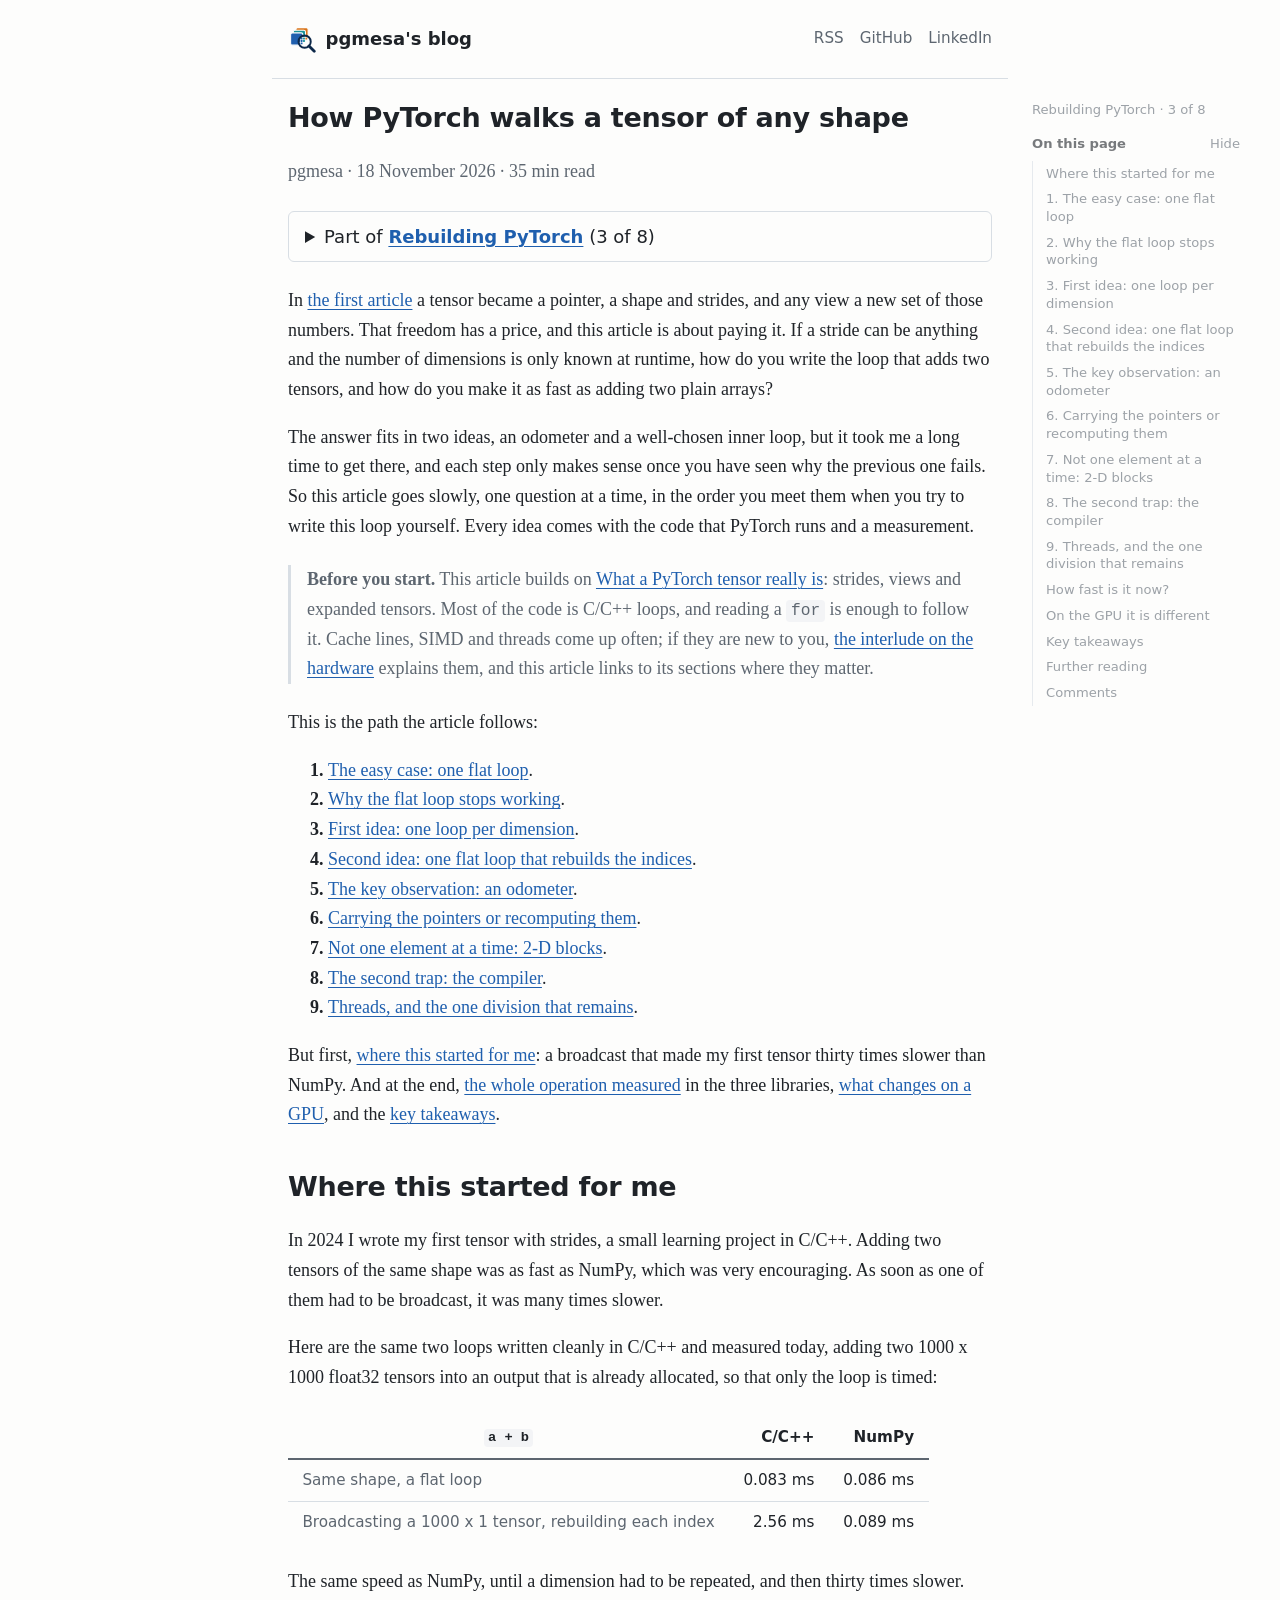
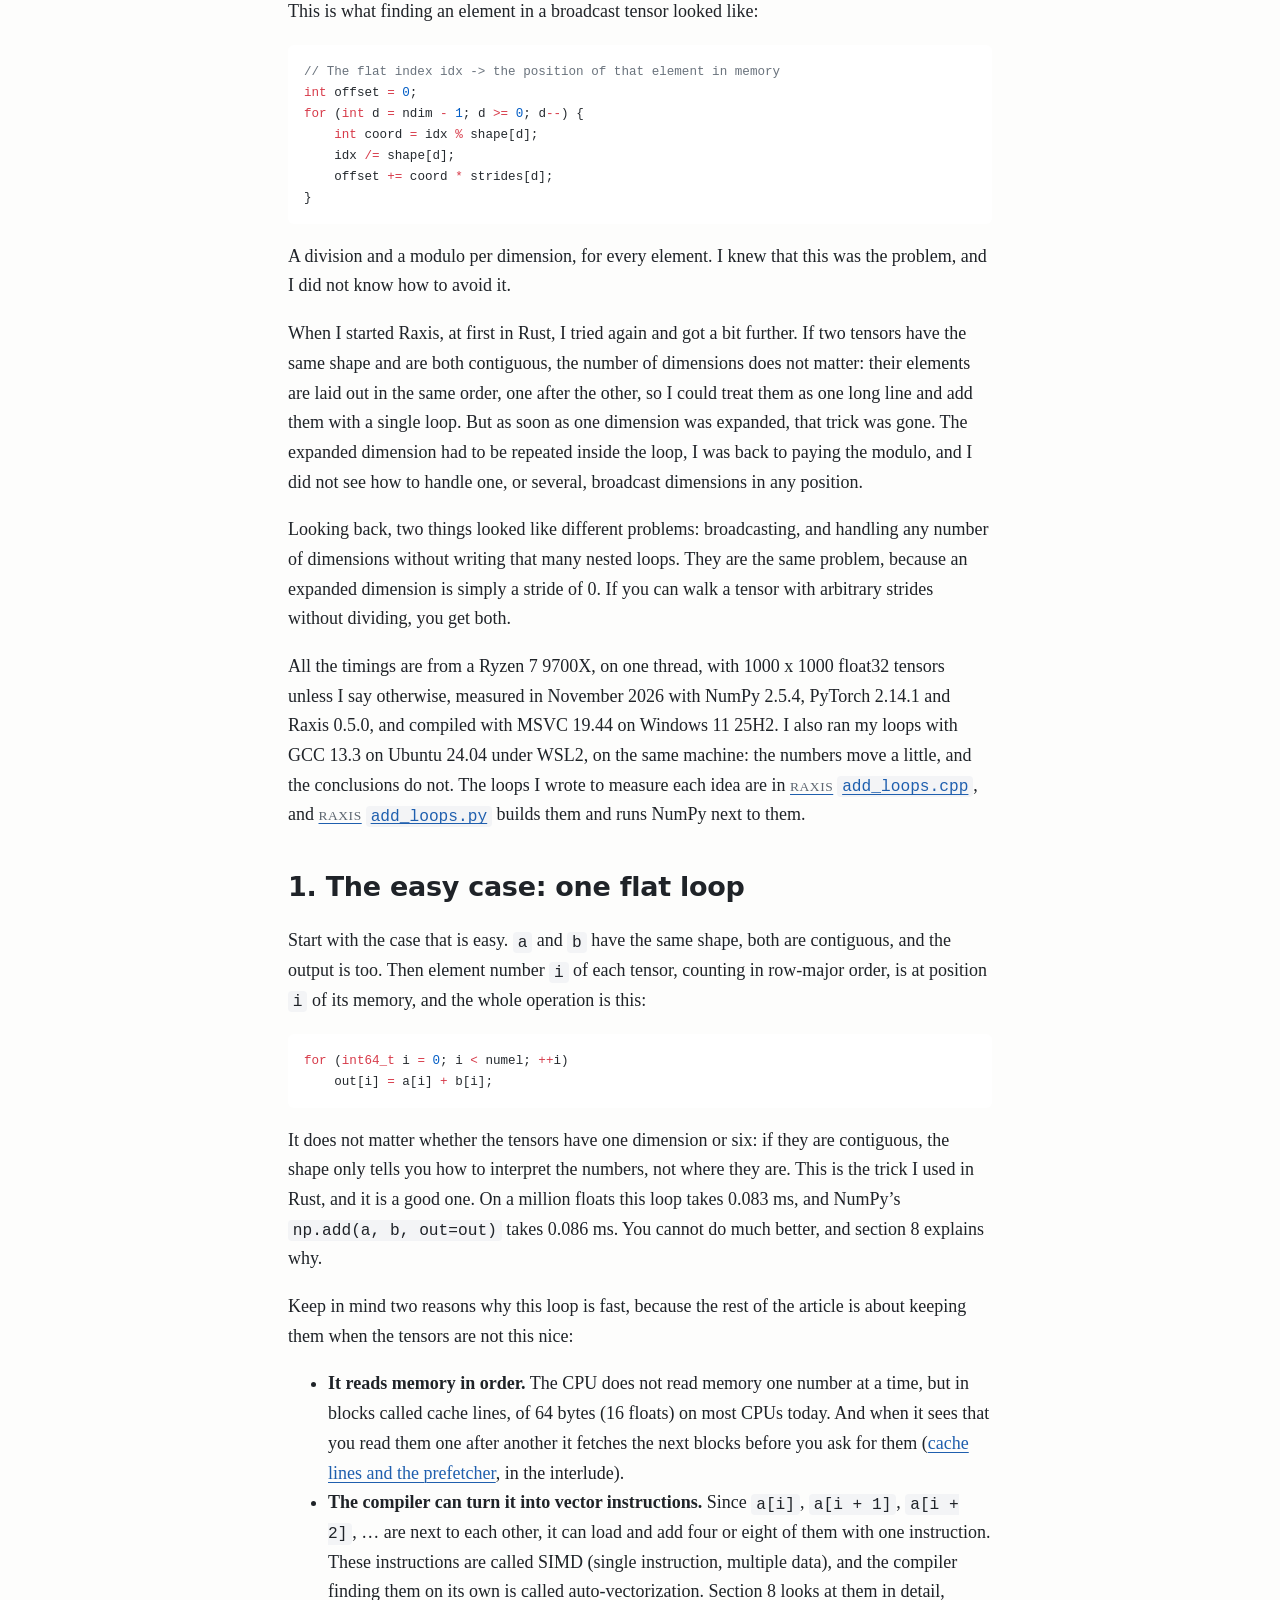
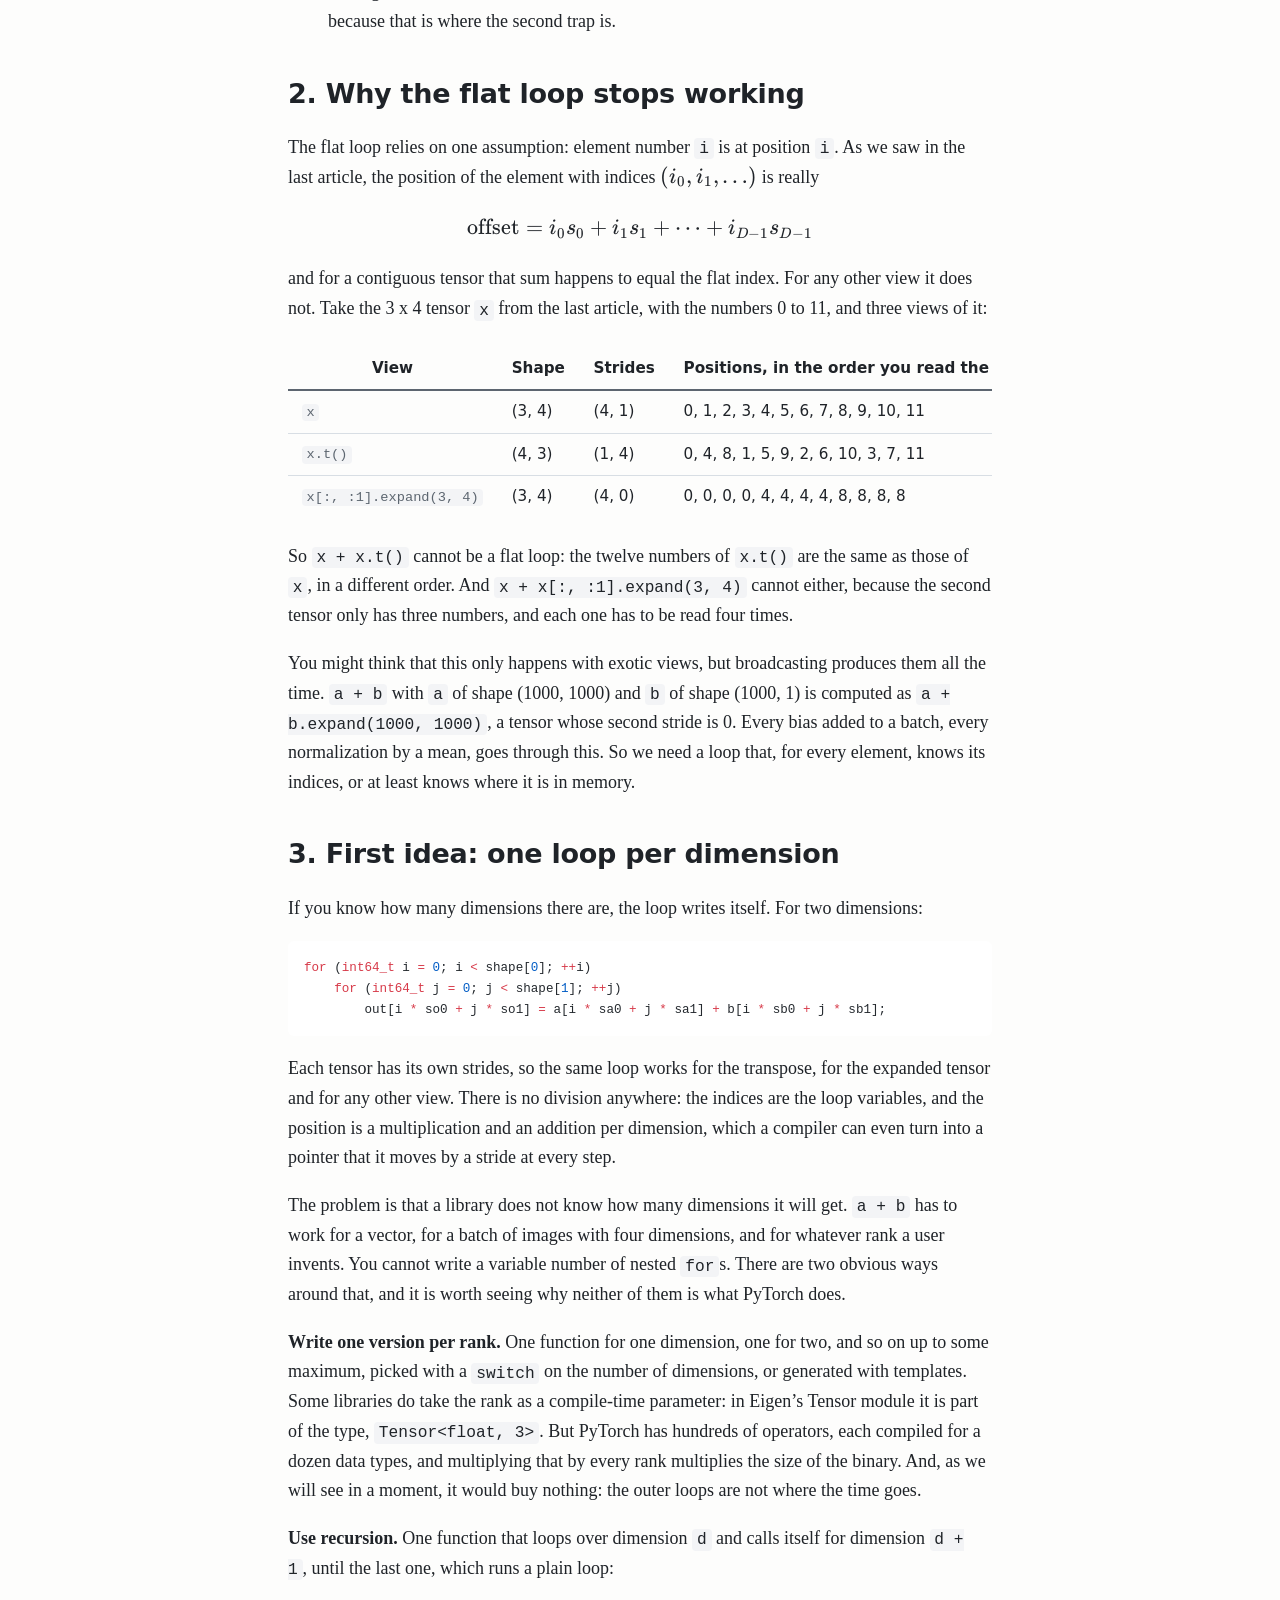
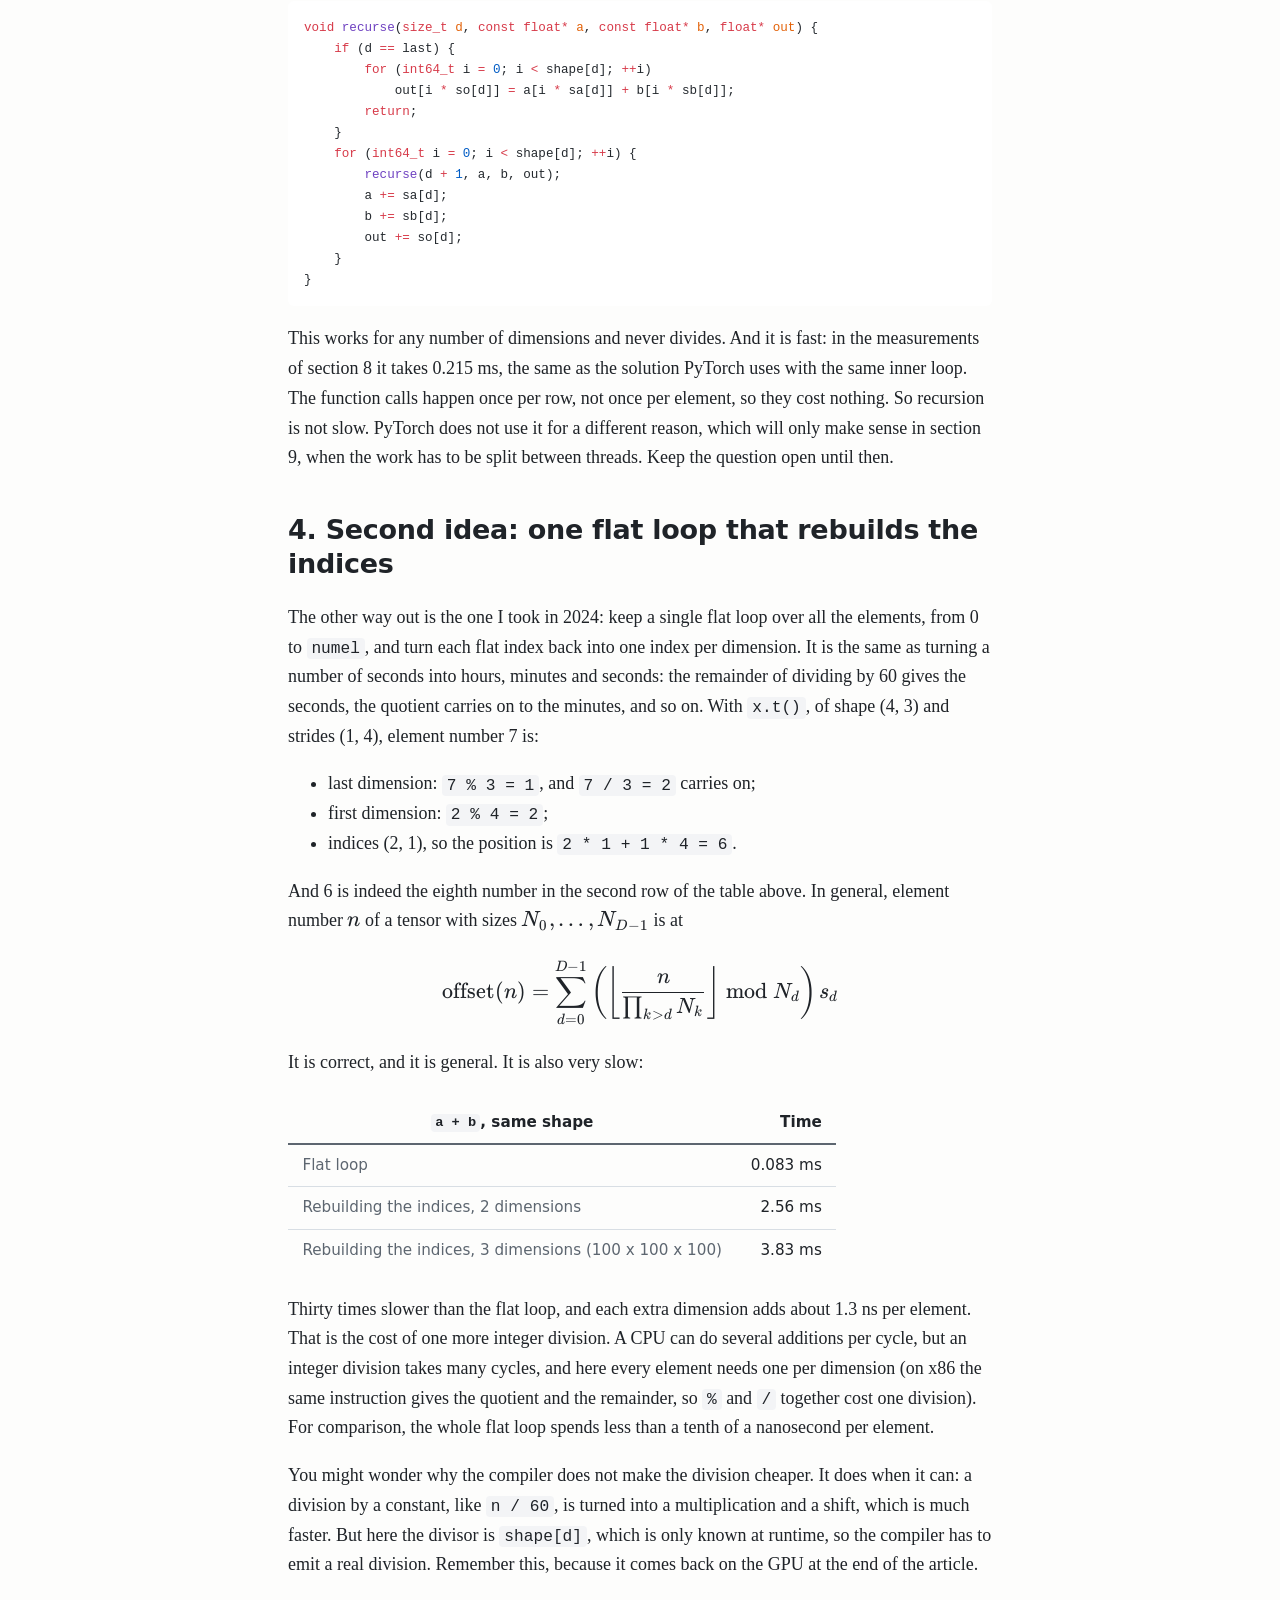
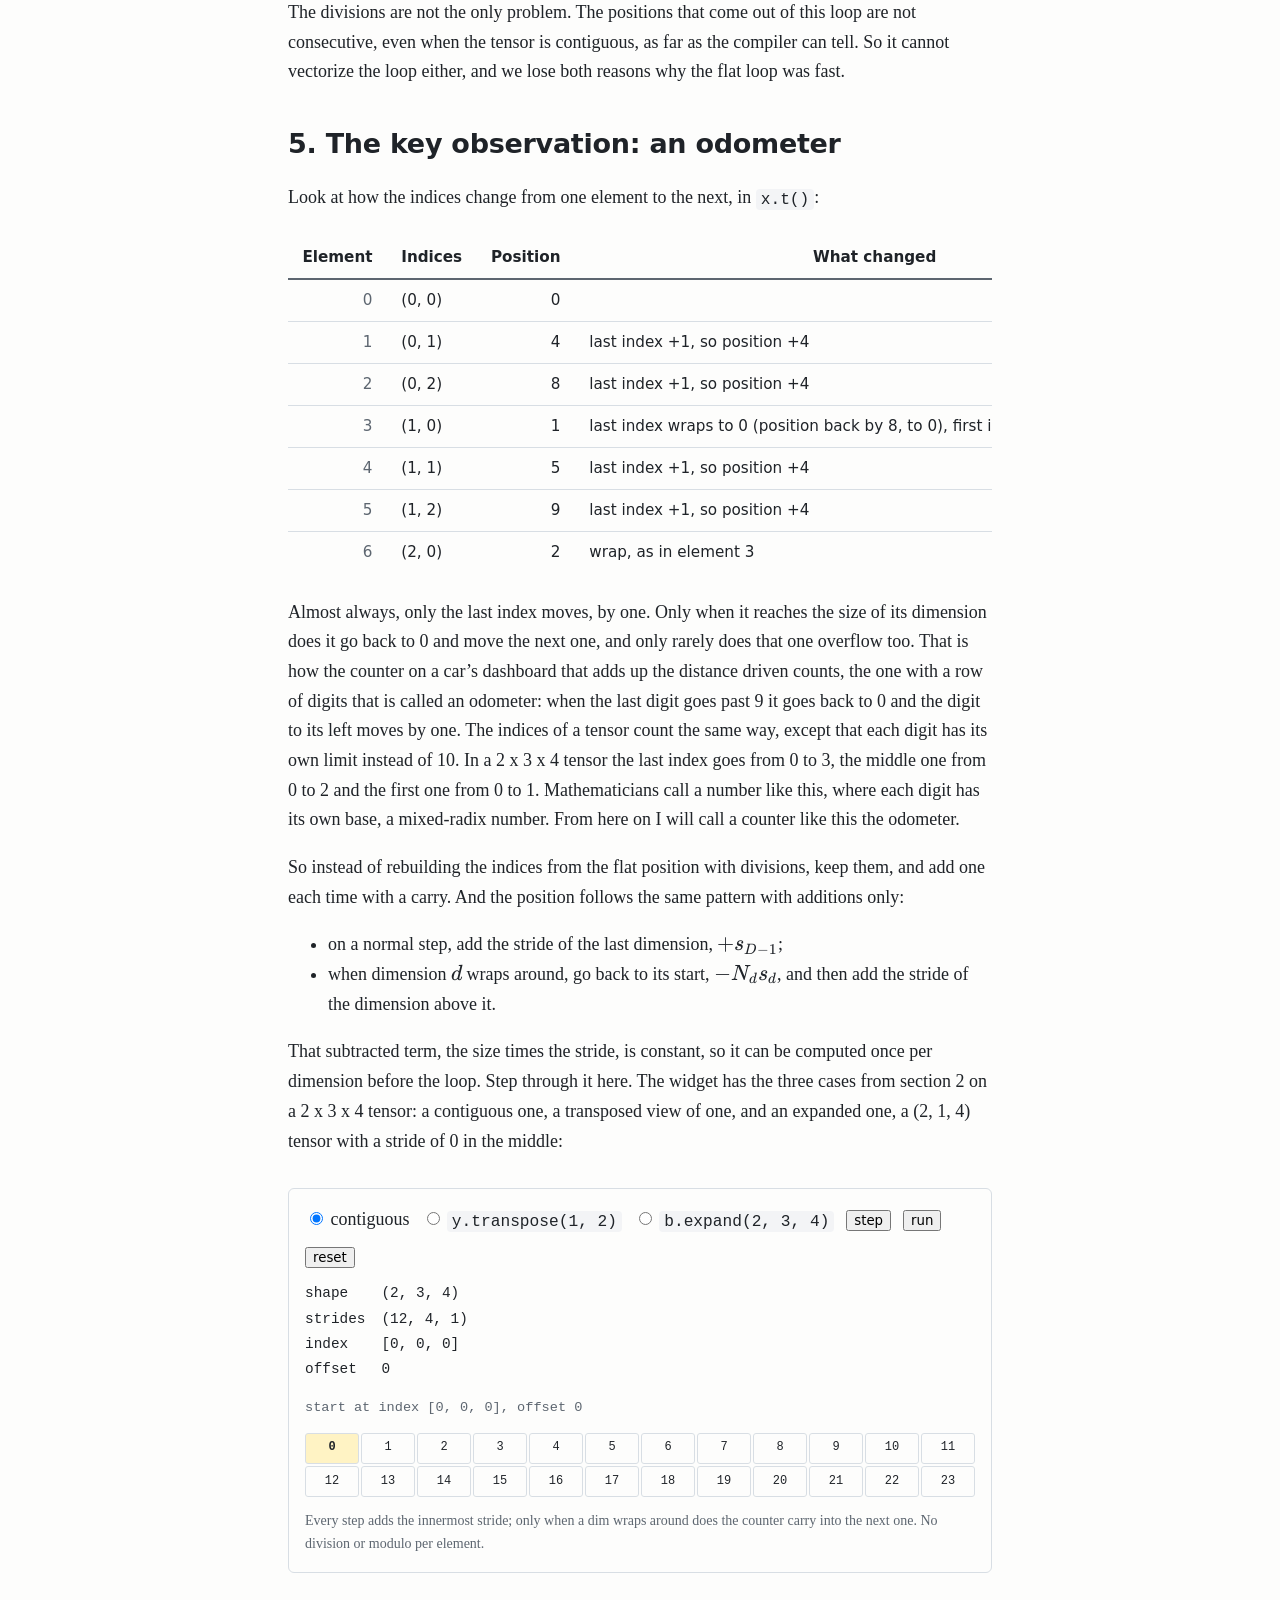
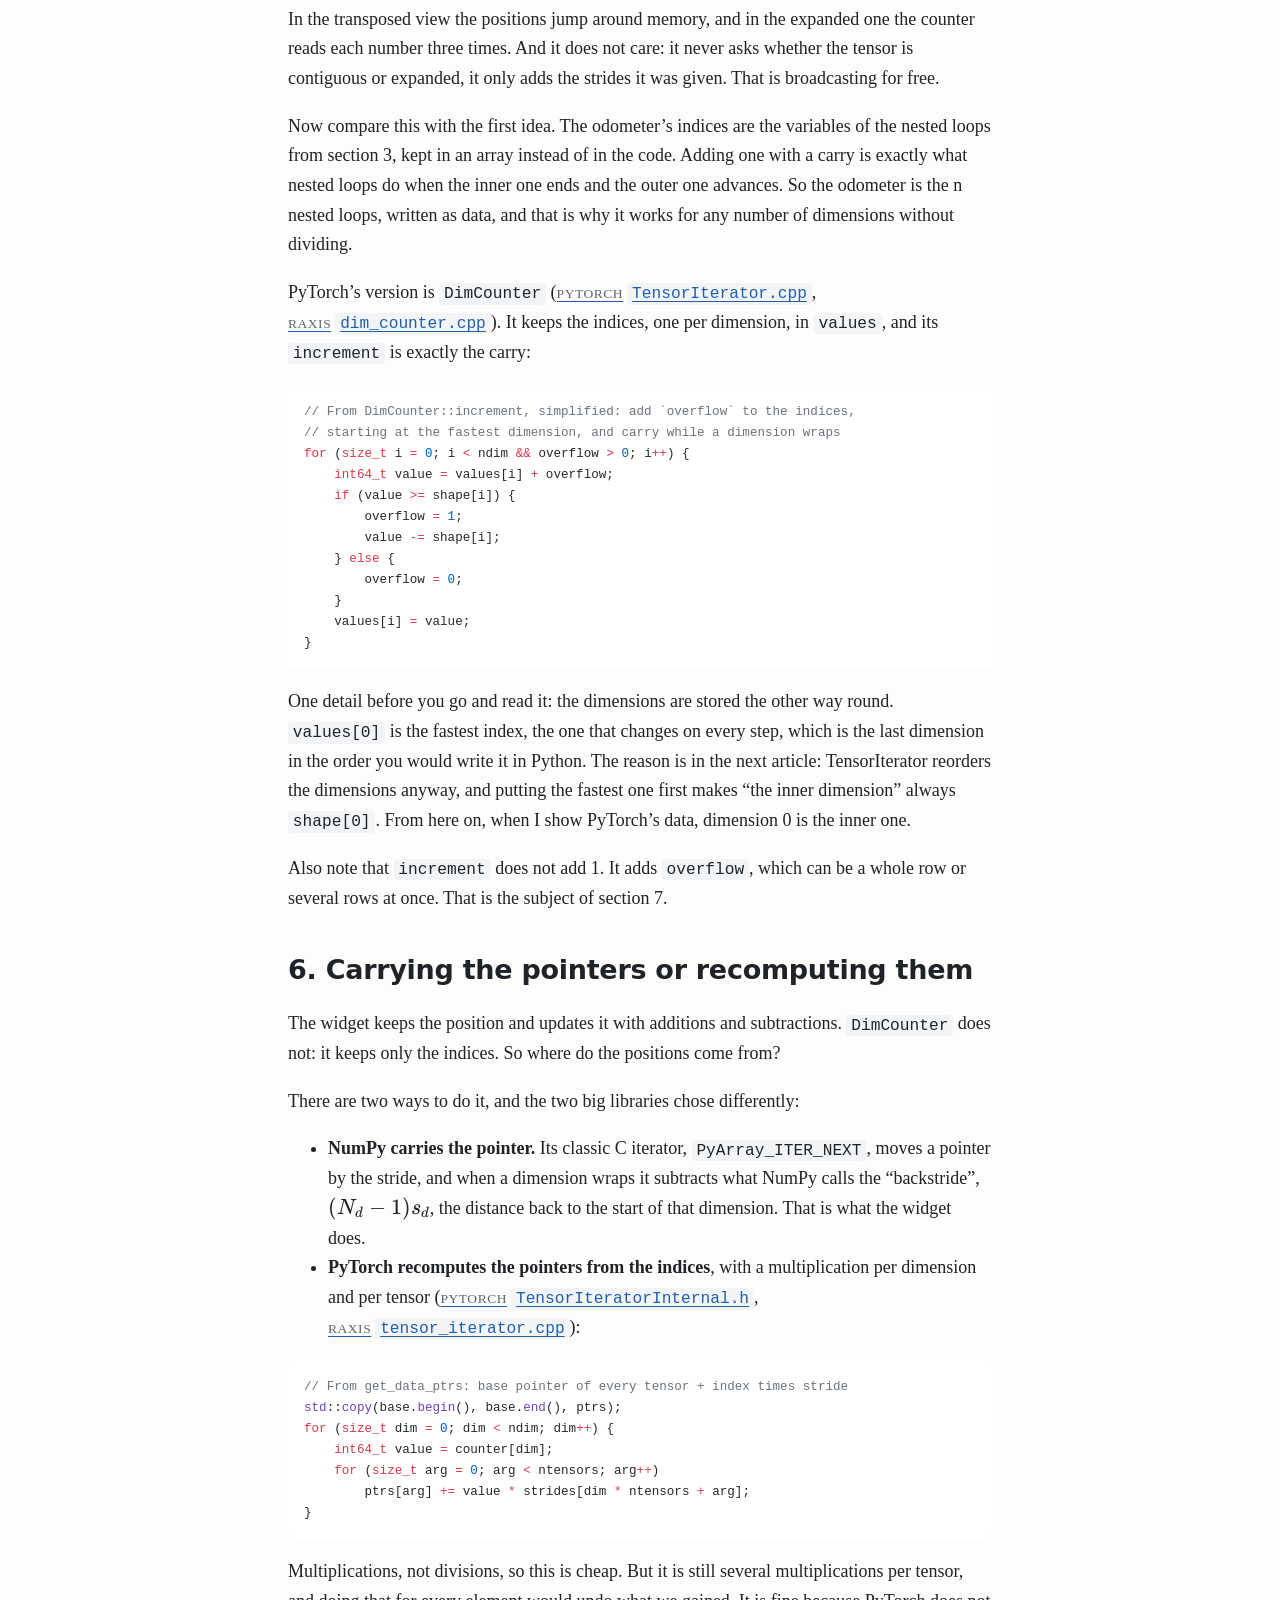
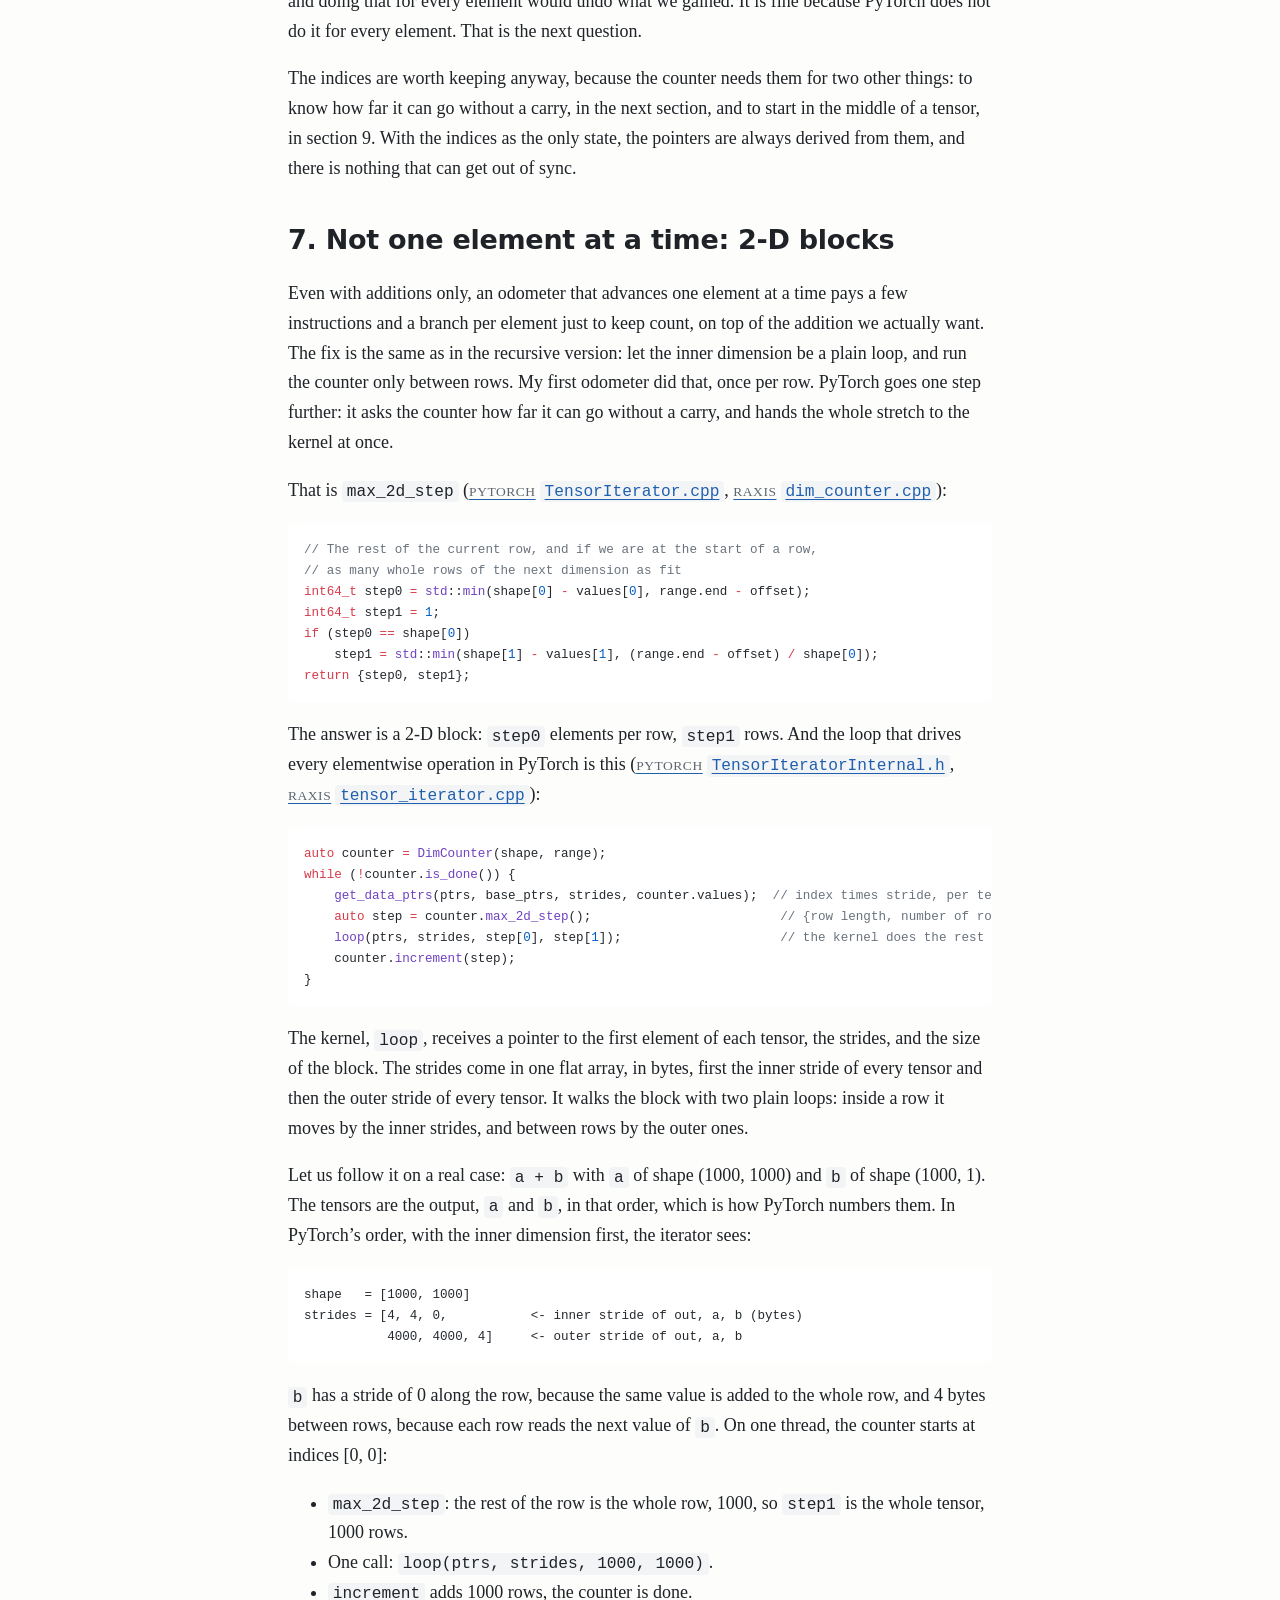
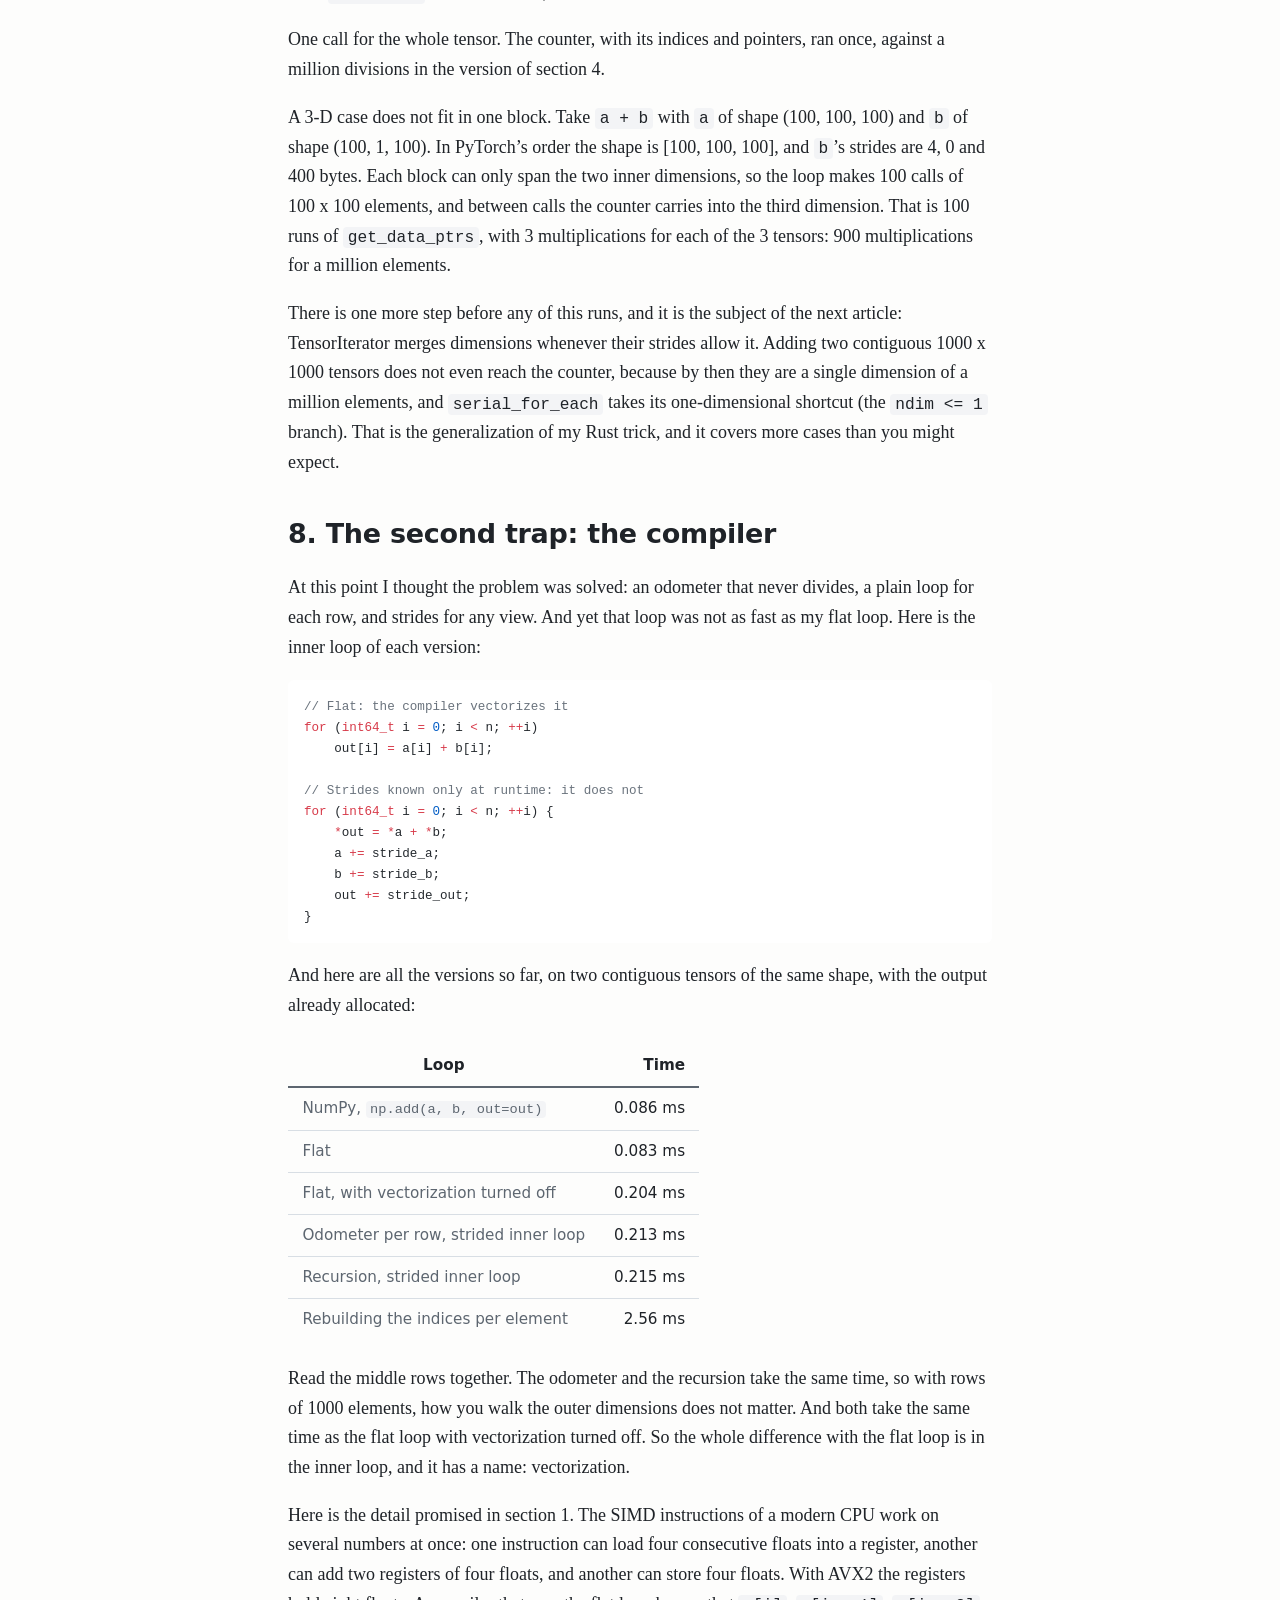
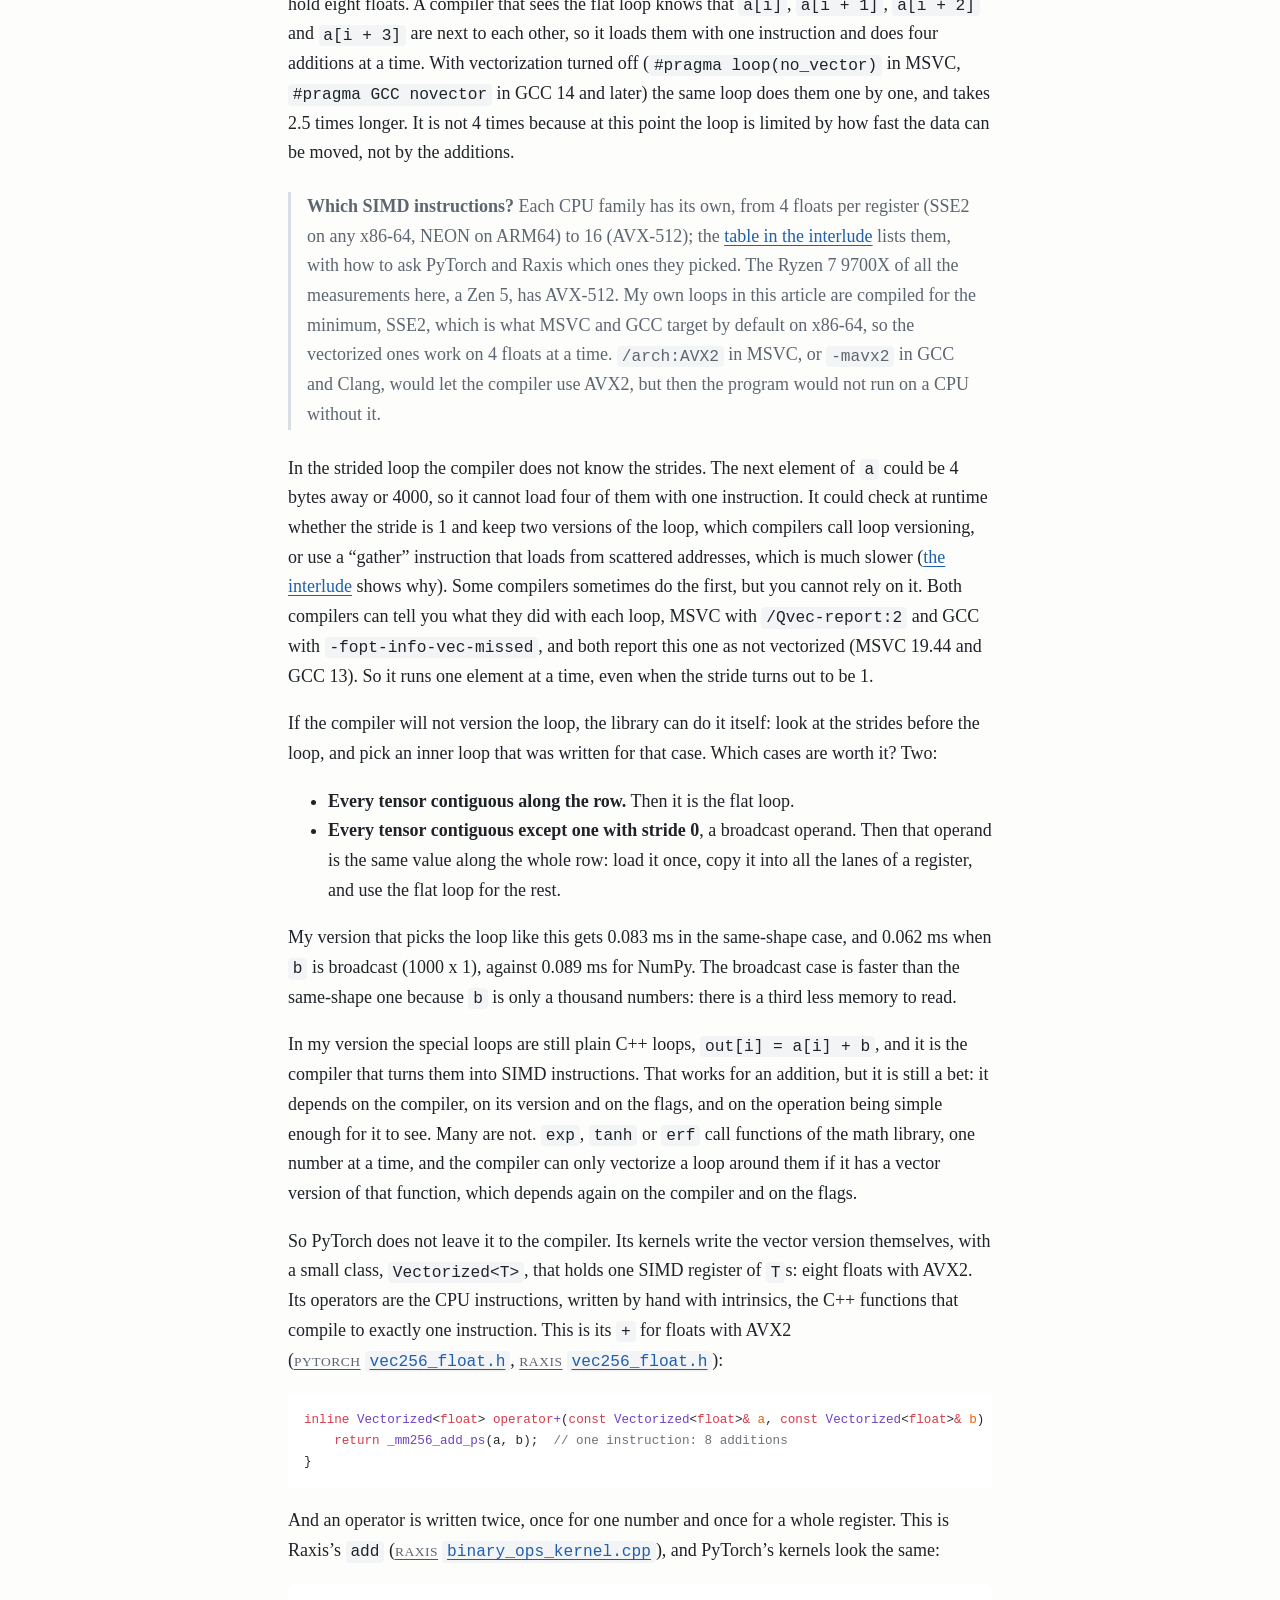
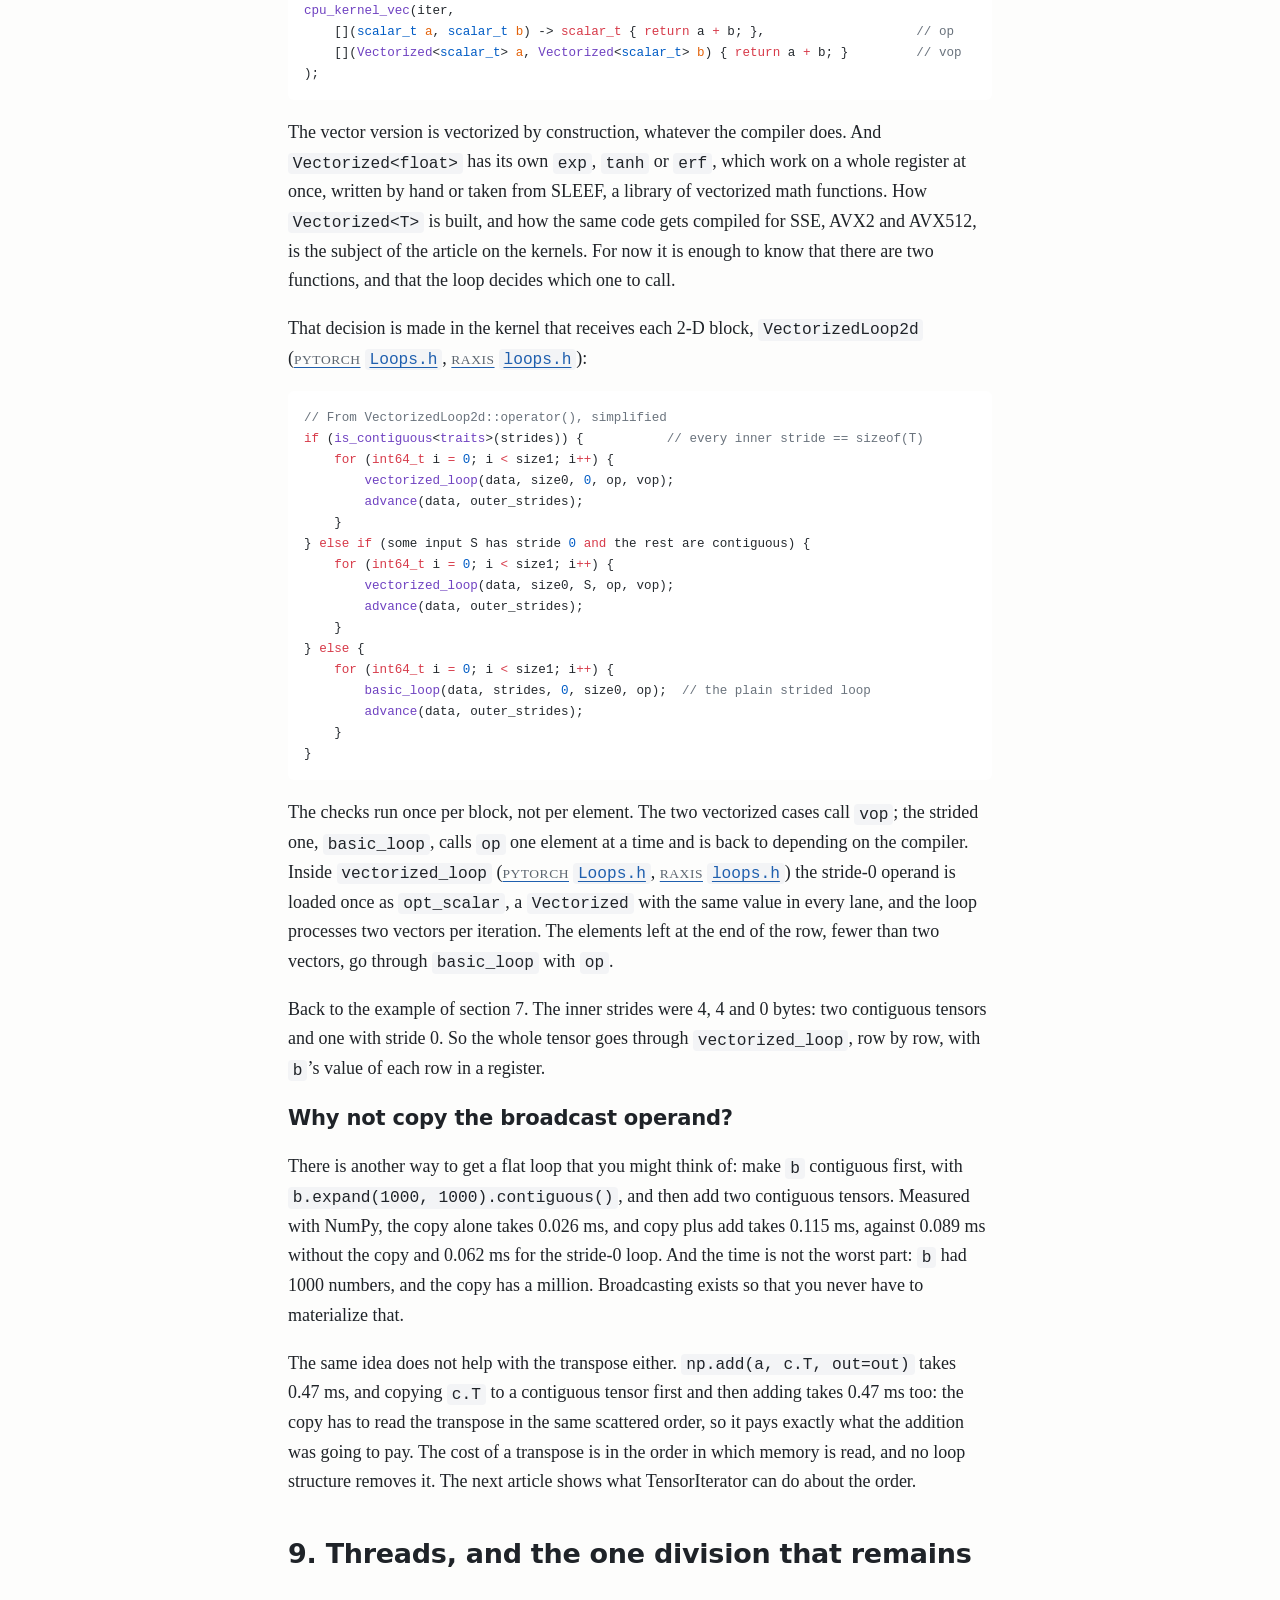
<file: posts/n-dimensional-loops/index.html>
<!DOCTYPE html><html lang="en" data-astro-cid-z4jru4n3><head><meta charset="utf-8"><meta name="viewport" content="width=device-width, initial-scale=1"><title>How PyTorch walks a tensor of any shape | pgmesa&#39;s blog</title><meta name="description" content="An odometer for the indices, an inner loop the compiler can vectorize, and a single division per thread."><meta name="author" content="Pablo García Mesa"><link rel="canonical" href="https://blog.pgmesa.com/posts/n-dimensional-loops/"><link rel="icon" type="image/svg+xml" href="/favicon.svg"><link rel="alternate" type="application/rss+xml" title="pgmesa's blog" href="/rss.xml"><link rel="sitemap" href="/sitemap-index.xml"><meta property="og:type" content="article"><meta property="og:title" content="How PyTorch walks a tensor of any shape"><meta property="og:description" content="An odometer for the indices, an inner loop the compiler can vectorize, and a single division per thread."><meta property="og:url" content="https://blog.pgmesa.com/posts/n-dimensional-loops/"><meta property="og:site_name" content="pgmesa's blog"><meta property="article:published_time" content="2026-11-18T00:00:00.000Z"><meta property="article:modified_time" content="2026-11-18T00:00:00.000Z"><meta property="article:tag" content="pytorch"><meta property="article:tag" content="tensoriterator"><meta property="article:tag" content="performance"><meta property="og:image" content="https://blog.pgmesa.com/og/posts/n-dimensional-loops.png"><meta property="og:image:type" content="image/png"><meta property="og:image:width" content="1200"><meta property="og:image:height" content="630"><meta property="og:image:alt" content="How PyTorch walks a tensor of any shape"><meta name="twitter:card" content="summary_large_image"><script type="application/ld+json">{"@context":"https://schema.org","@type":"BlogPosting","headline":"How PyTorch walks a tensor of any shape","description":"An odometer for the indices, an inner loop the compiler can vectorize, and a single division per thread.","url":"https://blog.pgmesa.com/posts/n-dimensional-loops/","mainEntityOfPage":"https://blog.pgmesa.com/posts/n-dimensional-loops/","author":{"@type":"Person","name":"Pablo García Mesa","url":"https://github.com/pgmesa"},"datePublished":"2026-11-18T00:00:00.000Z","dateModified":"2026-11-18T00:00:00.000Z","keywords":"pytorch, tensoriterator, performance"}</script><script type="module" src="https://static.cloudflareinsights.com/beacon.min.js" data-cf-beacon="{&quot;token&quot;:&quot;956bb0ad972944c48d0de3df881b57fa&quot;}"></script><link rel="stylesheet" href="/_astro/_..CZHG1gc1.css"><link rel="stylesheet" href="/_astro/BaseLayout.BDGeZDxW.css"><style>.src[data-astro-cid-3c55tpoi]{white-space:nowrap}.src[data-astro-cid-3c55tpoi] code[data-astro-cid-3c55tpoi]{white-space:normal}.src-repo[data-astro-cid-3c55tpoi]{text-transform:uppercase;letter-spacing:.04em;color:var(--muted);margin-right:.3em;font-size:.75em}
</style><style>.odometer[data-astro-cid-q5lwhckl]{border:1px solid var(--border);border-radius:6px;margin:2rem 0;padding:1rem}.controls[data-astro-cid-q5lwhckl]{flex-wrap:wrap;align-items:center;gap:.75rem;display:flex}.state[data-astro-cid-q5lwhckl]{font-family:var(--font-mono);grid-template-columns:max-content 1fr;gap:.1rem 1rem;font-size:.9rem;display:grid}.state[data-astro-cid-q5lwhckl] dd[data-astro-cid-q5lwhckl]{margin:0}.log[data-astro-cid-q5lwhckl]{font-family:var(--font-mono);color:var(--muted);min-height:1.5em;font-size:.85rem}.storage[data-astro-cid-q5lwhckl]{font-family:var(--font-mono);grid-template-columns:repeat(12,1fr);gap:2px;font-size:.75rem;display:grid}.storage[data-astro-cid-q5lwhckl] span{text-align:center;border:1px solid var(--border);border-radius:3px;padding:.3rem 0}.storage[data-astro-cid-q5lwhckl] span.visited{background:var(--code-bg)}.storage[data-astro-cid-q5lwhckl] span.current{background:var(--highlight);font-weight:700}figcaption[data-astro-cid-q5lwhckl]{color:var(--muted);margin-top:.75rem;font-size:.875rem}
</style></head><body data-astro-cid-z4jru4n3><header class="container site-header" data-astro-cid-z4jru4n3><a class="site-title" href="/" data-astro-cid-z4jru4n3><svg class="logo" viewBox="0 0 32 32" aria-hidden="true" data-astro-cid-f7espo7c><clipPath id="logo-lens" data-astro-cid-f7espo7c><circle cx="19" cy="19" r="7" data-astro-cid-f7espo7c></circle></clipPath><rect x="9" y="3" width="14" height="14" rx="2" class="layer back" data-astro-cid-f7espo7c></rect><rect x="6" y="6" width="14" height="14" rx="2" class="layer middle" data-astro-cid-f7espo7c></rect><rect x="3" y="9" width="14" height="14" rx="2" class="layer front" data-astro-cid-f7espo7c></rect><circle cx="19" cy="19" r="7" class="lens-bg" data-astro-cid-f7espo7c></circle><g clip-path="url(#logo-lens)" data-astro-cid-f7espo7c><rect x="11.8" y="11.8" width="2.1" height="2.1" rx="0.4" class="front" data-astro-cid-f7espo7c></rect><rect x="14.5" y="11.8" width="2.1" height="2.1" rx="0.4" class="front" data-astro-cid-f7espo7c></rect><rect x="17.2" y="11.8" width="2.1" height="2.1" rx="0.4" class="middle" data-astro-cid-f7espo7c></rect><rect x="19.9" y="11.8" width="2.1" height="2.1" rx="0.4" class="back" data-astro-cid-f7espo7c></rect><rect x="11.8" y="14.5" width="2.1" height="2.1" rx="0.4" class="front" data-astro-cid-f7espo7c></rect><rect x="14.5" y="14.5" width="2.1" height="2.1" rx="0.4" class="front" data-astro-cid-f7espo7c></rect><rect x="17.2" y="14.5" width="2.1" height="2.1" rx="0.4" class="middle" data-astro-cid-f7espo7c></rect><rect x="19.9" y="14.5" width="2.1" height="2.1" rx="0.4" class="back" data-astro-cid-f7espo7c></rect><rect x="11.8" y="17.2" width="2.1" height="2.1" rx="0.4" class="front" data-astro-cid-f7espo7c></rect><rect x="14.5" y="17.2" width="2.1" height="2.1" rx="0.4" class="front" data-astro-cid-f7espo7c></rect><rect x="17.2" y="17.2" width="2.1" height="2.1" rx="0.4" class="middle" data-astro-cid-f7espo7c></rect><rect x="11.8" y="19.9" width="2.1" height="2.1" rx="0.4" class="front" data-astro-cid-f7espo7c></rect><rect x="14.5" y="19.9" width="2.1" height="2.1" rx="0.4" class="front" data-astro-cid-f7espo7c></rect></g><circle cx="19" cy="19" r="7" class="glass" data-astro-cid-f7espo7c></circle><line x1="24" y1="24" x2="30" y2="30" class="handle" data-astro-cid-f7espo7c></line></svg>pgmesa&#39;s blog</a><nav data-astro-cid-z4jru4n3><a href="/rss.xml" data-astro-cid-z4jru4n3>RSS</a><a href="https://github.com/pgmesa" data-astro-cid-z4jru4n3>GitHub</a><a href="https://www.linkedin.com/in/pgmesa/" data-astro-cid-z4jru4n3>LinkedIn</a></nav></header><main class="container" data-astro-cid-z4jru4n3><article data-astro-cid-ssdmjifj><header data-astro-cid-ssdmjifj><h1 data-astro-cid-ssdmjifj>How PyTorch walks a tensor of any shape</h1><p class="muted" data-astro-cid-ssdmjifj>pgmesa &middot; <time datetime="2026-11-18T00:00:00.000Z" data-astro-cid-ssdmjifj>18 November 2026</time> &middot; 35 min read</p></header><div class="page-toc" data-astro-cid-lifsiwye><aside class="toc-side" aria-label="On this page" data-astro-cid-lifsiwye><nav data-astro-cid-lifsiwye><a class="toc-series" href="/series/rebuilding-pytorch/" data-astro-cid-lifsiwye>Rebuilding PyTorch · 3 of 8</a><div class="toc-head" data-astro-cid-lifsiwye><p class="toc-title" data-astro-cid-lifsiwye>On this page</p><button type="button" class="toc-hide" aria-expanded="true" data-astro-cid-lifsiwye>Hide</button></div><ol class="toc-list" data-astro-cid-lifsiwye><li data-astro-cid-lifsiwye><a href="#where-this-started-for-me" data-astro-cid-lifsiwye>Where this started for me</a></li><li data-astro-cid-lifsiwye><a href="#1-the-easy-case-one-flat-loop" data-astro-cid-lifsiwye>1. The easy case: one flat loop</a></li><li data-astro-cid-lifsiwye><a href="#2-why-the-flat-loop-stops-working" data-astro-cid-lifsiwye>2. Why the flat loop stops working</a></li><li data-astro-cid-lifsiwye><a href="#3-first-idea-one-loop-per-dimension" data-astro-cid-lifsiwye>3. First idea: one loop per dimension</a></li><li data-astro-cid-lifsiwye><a href="#4-second-idea-one-flat-loop-that-rebuilds-the-indices" data-astro-cid-lifsiwye>4. Second idea: one flat loop that rebuilds the indices</a></li><li data-astro-cid-lifsiwye><a href="#5-the-key-observation-an-odometer" data-astro-cid-lifsiwye>5. The key observation: an odometer</a></li><li data-astro-cid-lifsiwye><a href="#6-carrying-the-pointers-or-recomputing-them" data-astro-cid-lifsiwye>6. Carrying the pointers or recomputing them</a></li><li data-astro-cid-lifsiwye><a href="#7-not-one-element-at-a-time-2-d-blocks" data-astro-cid-lifsiwye>7. Not one element at a time: 2-D blocks</a></li><li data-astro-cid-lifsiwye><a href="#8-the-second-trap-the-compiler" data-astro-cid-lifsiwye>8. The second trap: the compiler</a><ol data-astro-cid-lifsiwye><li data-astro-cid-lifsiwye><a href="#why-not-copy-the-broadcast-operand" data-astro-cid-lifsiwye>Why not copy the broadcast operand?</a></li></ol></li><li data-astro-cid-lifsiwye><a href="#9-threads-and-the-one-division-that-remains" data-astro-cid-lifsiwye>9. Threads, and the one division that remains</a></li><li data-astro-cid-lifsiwye><a href="#how-fast-is-it-now" data-astro-cid-lifsiwye>How fast is it now?</a><ol data-astro-cid-lifsiwye><li data-astro-cid-lifsiwye><a href="#why-the-transpose-costs-so-much" data-astro-cid-lifsiwye>Why the transpose costs so much</a></li></ol></li><li data-astro-cid-lifsiwye><a href="#on-the-gpu-it-is-different" data-astro-cid-lifsiwye>On the GPU it is different</a></li><li data-astro-cid-lifsiwye><a href="#key-takeaways" data-astro-cid-lifsiwye>Key takeaways</a></li><li data-astro-cid-lifsiwye><a href="#further-reading" data-astro-cid-lifsiwye>Further reading</a></li><li data-astro-cid-lifsiwye><a href="#comments" data-astro-cid-lifsiwye>Comments</a></li></ol></nav></aside><script>
        try {
          if (localStorage.getItem('toc-hidden') === '1') {
            const side = document.currentScript.previousElementSibling;
            side.classList.add('collapsed');
            const hide = side.querySelector('.toc-hide');
            hide.textContent = 'Show';
            hide.setAttribute('aria-expanded', 'false');
          }
        } catch {}
      </script><button type="button" class="toc-fab" aria-label="Sections of this page" data-astro-cid-lifsiwye><svg viewBox="0 0 24 24" aria-hidden="true" data-astro-cid-lifsiwye><path d="M4 6h16M4 12h16M4 18h10" data-astro-cid-lifsiwye></path></svg></button><dialog class="toc-sheet" aria-label="On this page" data-astro-cid-lifsiwye><div class="toc-head" data-astro-cid-lifsiwye><p class="toc-title" data-astro-cid-lifsiwye>On this page</p><button type="button" class="toc-close" data-astro-cid-lifsiwye>Close</button></div><ol class="toc-list" data-astro-cid-lifsiwye><li data-astro-cid-lifsiwye><a href="#where-this-started-for-me" data-astro-cid-lifsiwye>Where this started for me</a></li><li data-astro-cid-lifsiwye><a href="#1-the-easy-case-one-flat-loop" data-astro-cid-lifsiwye>1. The easy case: one flat loop</a></li><li data-astro-cid-lifsiwye><a href="#2-why-the-flat-loop-stops-working" data-astro-cid-lifsiwye>2. Why the flat loop stops working</a></li><li data-astro-cid-lifsiwye><a href="#3-first-idea-one-loop-per-dimension" data-astro-cid-lifsiwye>3. First idea: one loop per dimension</a></li><li data-astro-cid-lifsiwye><a href="#4-second-idea-one-flat-loop-that-rebuilds-the-indices" data-astro-cid-lifsiwye>4. Second idea: one flat loop that rebuilds the indices</a></li><li data-astro-cid-lifsiwye><a href="#5-the-key-observation-an-odometer" data-astro-cid-lifsiwye>5. The key observation: an odometer</a></li><li data-astro-cid-lifsiwye><a href="#6-carrying-the-pointers-or-recomputing-them" data-astro-cid-lifsiwye>6. Carrying the pointers or recomputing them</a></li><li data-astro-cid-lifsiwye><a href="#7-not-one-element-at-a-time-2-d-blocks" data-astro-cid-lifsiwye>7. Not one element at a time: 2-D blocks</a></li><li data-astro-cid-lifsiwye><a href="#8-the-second-trap-the-compiler" data-astro-cid-lifsiwye>8. The second trap: the compiler</a><ol data-astro-cid-lifsiwye><li data-astro-cid-lifsiwye><a href="#why-not-copy-the-broadcast-operand" data-astro-cid-lifsiwye>Why not copy the broadcast operand?</a></li></ol></li><li data-astro-cid-lifsiwye><a href="#9-threads-and-the-one-division-that-remains" data-astro-cid-lifsiwye>9. Threads, and the one division that remains</a></li><li data-astro-cid-lifsiwye><a href="#how-fast-is-it-now" data-astro-cid-lifsiwye>How fast is it now?</a><ol data-astro-cid-lifsiwye><li data-astro-cid-lifsiwye><a href="#why-the-transpose-costs-so-much" data-astro-cid-lifsiwye>Why the transpose costs so much</a></li></ol></li><li data-astro-cid-lifsiwye><a href="#on-the-gpu-it-is-different" data-astro-cid-lifsiwye>On the GPU it is different</a></li><li data-astro-cid-lifsiwye><a href="#key-takeaways" data-astro-cid-lifsiwye>Key takeaways</a></li><li data-astro-cid-lifsiwye><a href="#further-reading" data-astro-cid-lifsiwye>Further reading</a></li><li data-astro-cid-lifsiwye><a href="#comments" data-astro-cid-lifsiwye>Comments</a></li></ol><a class="toc-series" href="/series/rebuilding-pytorch/" data-astro-cid-lifsiwye>Rebuilding PyTorch · 3 of 8</a></dialog></div><script type="module">var e=document.querySelector(`.page-toc`);if(e){let t=[...e.querySelectorAll(`.toc-list`)],n=[...t[0].querySelectorAll(`a`)].map(e=>document.getElementById(decodeURIComponent(e.hash.slice(1)))),r=e.querySelector(`.toc-fab`),i=!1,a=()=>{i=!1;let e=-1;for(let[t,r]of n.entries())r&&r.getBoundingClientRect().top<120&&(e=t);for(let n of t){let t=[...n.querySelectorAll(`a`)];for(let[n,r]of t.entries())r.classList.toggle(`active`,n===e);for(let r of n.querySelectorAll(`:scope > li`))r.classList.toggle(`current`,e>=0&&r.contains(t[e]))}r?.classList.toggle(`shown`,scrollY>200)};addEventListener(`scroll`,()=>{i||(i=!0,requestAnimationFrame(a))},{passive:!0}),a();let o=e.querySelector(`.toc-side`),s=e.querySelector(`.toc-hide`),c=e=>{o?.classList.toggle(`collapsed`,e),s&&(s.textContent=e?`Show`:`Hide`,s.setAttribute(`aria-expanded`,String(!e)))};try{c(localStorage.getItem(`toc-hidden`)===`1`)}catch{}s?.addEventListener(`click`,()=>{let e=!o?.classList.contains(`collapsed`);c(e);try{localStorage.setItem(`toc-hidden`,e?`1`:`0`)}catch{}});let l=e.querySelector(`.toc-sheet`);l&&r&&(r.addEventListener(`click`,()=>l.showModal()),e.querySelector(`.toc-close`)?.addEventListener(`click`,()=>l.close()),l.addEventListener(`click`,e=>{(e.target===l||e.target.closest(`a`))&&l.close()}))}</script><details class="series-toc" data-astro-cid-x3pxgsip><summary data-astro-cid-x3pxgsip>Part of <a href="/series/rebuilding-pytorch/" data-astro-cid-x3pxgsip><strong data-astro-cid-x3pxgsip>Rebuilding PyTorch</strong></a> (3 of 8)</summary><ol data-astro-cid-x3pxgsip><li value="1" data-astro-cid-x3pxgsip><a href="/posts/why-rebuild-pytorch/" data-astro-cid-x3pxgsip>Why I rebuilt PyTorch&#39;s core from scratch</a></li><li value="2" data-astro-cid-x3pxgsip><a href="/posts/what-a-tensor-is/" data-astro-cid-x3pxgsip>What a PyTorch tensor really is</a></li><li class="interlude" data-astro-cid-x3pxgsip><span class="interlude-label" data-astro-cid-x3pxgsip>Interlude: </span><a href="/posts/memory-and-the-cpu/" data-astro-cid-x3pxgsip>What the CPU does when your code reads memory</a></li><li value="3" data-astro-cid-x3pxgsip><strong data-astro-cid-x3pxgsip>How PyTorch walks a tensor of any shape</strong></li><li value="4" data-astro-cid-x3pxgsip><a href="/posts/tensoriterator/" data-astro-cid-x3pxgsip>How PyTorch prepares the loop of every operation</a></li><li value="5" data-astro-cid-x3pxgsip><a href="/posts/cpu-kernels/" data-astro-cid-x3pxgsip>How a PyTorch kernel uses the vector registers of every CPU</a></li><li value="6" data-astro-cid-x3pxgsip><a href="/posts/reductions-and-threads/" data-astro-cid-x3pxgsip>How PyTorch sums a tensor, and splits the work between threads</a></li><li value="7" data-astro-cid-x3pxgsip><a href="/posts/autograd/" data-astro-cid-x3pxgsip>How PyTorch computes gradients</a></li><li value="8" data-astro-cid-x3pxgsip><a href="/posts/cuda/" data-astro-cid-x3pxgsip>How PyTorch runs the same operations on a GPU</a></li></ol></details><p>In <a href="/posts/what-a-tensor-is/">the first article</a> a tensor became a pointer, a shape and strides, and any view a new set of those numbers. That freedom has a price, and this article is about paying it. If a stride can be anything and the number of dimensions is only known at runtime, how do you write the loop that adds two tensors, and how do you make it as fast as adding two plain arrays?</p>
<p>The answer fits in two ideas, an odometer and a well-chosen inner loop, but it took me a long time to get there, and each step only makes sense once you have seen why the previous one fails. So this article goes slowly, one question at a time, in the order you meet them when you try to write this loop yourself. Every idea comes with the code that PyTorch runs and a measurement.</p>
<blockquote>
<p><strong>Before you start.</strong> This article builds on <a href="/posts/what-a-tensor-is/">What a PyTorch tensor really is</a>: strides, views and expanded tensors. Most of the code is C/C++ loops, and reading a <code>for</code> is enough to follow it. Cache lines, SIMD and threads come up often; if they are new to you, <a href="/posts/memory-and-the-cpu/">the interlude on the hardware</a> explains them, and this article links to its sections where they matter.</p>
</blockquote>
<p>This is the path the article follows:</p>
<div class="article-map"><ol>
<li><a href="#1-the-easy-case-one-flat-loop">The easy case: one flat loop</a>.</li>
<li><a href="#2-why-the-flat-loop-stops-working">Why the flat loop stops working</a>.</li>
<li><a href="#3-first-idea-one-loop-per-dimension">First idea: one loop per dimension</a>.</li>
<li><a href="#4-second-idea-one-flat-loop-that-rebuilds-the-indices">Second idea: one flat loop that rebuilds the indices</a>.</li>
<li><a href="#5-the-key-observation-an-odometer">The key observation: an odometer</a>.</li>
<li><a href="#6-carrying-the-pointers-or-recomputing-them">Carrying the pointers or recomputing them</a>.</li>
<li><a href="#7-not-one-element-at-a-time-2-d-blocks">Not one element at a time: 2-D blocks</a>.</li>
<li><a href="#8-the-second-trap-the-compiler">The second trap: the compiler</a>.</li>
<li><a href="#9-threads-and-the-one-division-that-remains">Threads, and the one division that remains</a>.</li>
</ol></div>
<p>But first, <a href="#where-this-started-for-me">where this started for me</a>: a broadcast that made my first tensor thirty times slower than NumPy. And at the end, <a href="#how-fast-is-it-now">the whole operation measured</a> in the three libraries, <a href="#on-the-gpu-it-is-different">what changes on a GPU</a>, and the <a href="#key-takeaways">key takeaways</a>.</p>
<h2 id="where-this-started-for-me">Where this started for me</h2>
<p>In 2024 I wrote my first tensor with strides, a small learning project in C/C++. Adding two tensors of the same shape was as fast as NumPy, which was very encouraging. As soon as one of them had to be broadcast, it was many times slower.</p>
<p>Here are the same two loops written cleanly in C/C++ and measured today, adding two 1000 x 1000 float32 tensors into an output that is already allocated, so that only the loop is timed:</p>




















<table><thead><tr><th><code>a + b</code></th><th style="text-align:right">C/C++</th><th style="text-align:right">NumPy</th></tr></thead><tbody><tr><td>Same shape, a flat loop</td><td style="text-align:right">0.083 ms</td><td style="text-align:right">0.086 ms</td></tr><tr><td>Broadcasting a 1000 x 1 tensor, rebuilding each index</td><td style="text-align:right">2.56 ms</td><td style="text-align:right">0.089 ms</td></tr></tbody></table>
<p>The same speed as NumPy, until a dimension had to be repeated, and then thirty times slower. This is what finding an element in a broadcast tensor looked like:</p>
<pre class="astro-code astro-code-themes github-light github-dark" style="background-color:#fff;--shiki-dark-bg:#24292e;color:#24292e;--shiki-dark:#e1e4e8;overflow-x:auto" tabindex="0" data-language="cpp"><code><span class="line"><span style="color:#6A737D;--shiki-dark:#6A737D">// The flat index idx -&gt; the position of that element in memory</span></span>
<span class="line"><span style="color:#D73A49;--shiki-dark:#F97583">int</span><span style="color:#24292E;--shiki-dark:#E1E4E8"> offset </span><span style="color:#D73A49;--shiki-dark:#F97583">=</span><span style="color:#005CC5;--shiki-dark:#79B8FF"> 0</span><span style="color:#24292E;--shiki-dark:#E1E4E8">;</span></span>
<span class="line"><span style="color:#D73A49;--shiki-dark:#F97583">for</span><span style="color:#24292E;--shiki-dark:#E1E4E8"> (</span><span style="color:#D73A49;--shiki-dark:#F97583">int</span><span style="color:#24292E;--shiki-dark:#E1E4E8"> d </span><span style="color:#D73A49;--shiki-dark:#F97583">=</span><span style="color:#24292E;--shiki-dark:#E1E4E8"> ndim </span><span style="color:#D73A49;--shiki-dark:#F97583">-</span><span style="color:#005CC5;--shiki-dark:#79B8FF"> 1</span><span style="color:#24292E;--shiki-dark:#E1E4E8">; d </span><span style="color:#D73A49;--shiki-dark:#F97583">&gt;=</span><span style="color:#005CC5;--shiki-dark:#79B8FF"> 0</span><span style="color:#24292E;--shiki-dark:#E1E4E8">; d</span><span style="color:#D73A49;--shiki-dark:#F97583">--</span><span style="color:#24292E;--shiki-dark:#E1E4E8">) {</span></span>
<span class="line"><span style="color:#D73A49;--shiki-dark:#F97583">    int</span><span style="color:#24292E;--shiki-dark:#E1E4E8"> coord </span><span style="color:#D73A49;--shiki-dark:#F97583">=</span><span style="color:#24292E;--shiki-dark:#E1E4E8"> idx </span><span style="color:#D73A49;--shiki-dark:#F97583">%</span><span style="color:#24292E;--shiki-dark:#E1E4E8"> shape[d];</span></span>
<span class="line"><span style="color:#24292E;--shiki-dark:#E1E4E8">    idx </span><span style="color:#D73A49;--shiki-dark:#F97583">/=</span><span style="color:#24292E;--shiki-dark:#E1E4E8"> shape[d];</span></span>
<span class="line"><span style="color:#24292E;--shiki-dark:#E1E4E8">    offset </span><span style="color:#D73A49;--shiki-dark:#F97583">+=</span><span style="color:#24292E;--shiki-dark:#E1E4E8"> coord </span><span style="color:#D73A49;--shiki-dark:#F97583">*</span><span style="color:#24292E;--shiki-dark:#E1E4E8"> strides[d];</span></span>
<span class="line"><span style="color:#24292E;--shiki-dark:#E1E4E8">}</span></span></code></pre>
<p>A division and a modulo per dimension, for every element. I knew that this was the problem, and I did not know how to avoid it.</p>
<p>When I started Raxis, at first in Rust, I tried again and got a bit further. If two tensors have the same shape and are both contiguous, the number of dimensions does not matter: their elements are laid out in the same order, one after the other, so I could treat them as one long line and add them with a single loop. But as soon as one dimension was expanded, that trick was gone. The expanded dimension had to be repeated inside the loop, I was back to paying the modulo, and I did not see how to handle one, or several, broadcast dimensions in any position.</p>
<p>Looking back, two things looked like different problems: broadcasting, and handling any number of dimensions without writing that many nested loops. They are the same problem, because an expanded dimension is simply a stride of 0. If you can walk a tensor with arbitrary strides without dividing, you get both.</p>
<p>All the timings are from a Ryzen 7 9700X, on one thread, with 1000 x 1000 float32 tensors unless I say otherwise, measured in November 2026 with NumPy 2.5.4, PyTorch 2.14.1 and Raxis 0.5.0, and compiled with MSVC 19.44 on Windows 11 25H2. I also ran my loops with GCC 13.3 on Ubuntu 24.04 under WSL2, on the same machine: the numbers move a little, and the conclusions do not. The loops I wrote to measure each idea are in <a class="src" href="https://github.com/pgmesa/raxis/blob/v0.5.0/scripts/lineage/add_loops.cpp" title="raxis: scripts/lineage/add_loops.cpp" target="_blank" rel="noopener" data-astro-cid-3c55tpoi><span class="src-repo" data-astro-cid-3c55tpoi>raxis</span><code data-astro-cid-3c55tpoi>add_loops.cpp</code></a>, and <a class="src" href="https://github.com/pgmesa/raxis/blob/v0.5.0/scripts/lineage/add_loops.py" title="raxis: scripts/lineage/add_loops.py" target="_blank" rel="noopener" data-astro-cid-3c55tpoi><span class="src-repo" data-astro-cid-3c55tpoi>raxis</span><code data-astro-cid-3c55tpoi>add_loops.py</code></a> builds them and runs NumPy next to them.</p>
<h2 id="1-the-easy-case-one-flat-loop">1. The easy case: one flat loop</h2>
<p>Start with the case that is easy. <code>a</code> and <code>b</code> have the same shape, both are contiguous, and the output is too. Then element number <code>i</code> of each tensor, counting in row-major order, is at position <code>i</code> of its memory, and the whole operation is this:</p>
<pre class="astro-code astro-code-themes github-light github-dark" style="background-color:#fff;--shiki-dark-bg:#24292e;color:#24292e;--shiki-dark:#e1e4e8;overflow-x:auto" tabindex="0" data-language="cpp"><code><span class="line"><span style="color:#D73A49;--shiki-dark:#F97583">for</span><span style="color:#24292E;--shiki-dark:#E1E4E8"> (</span><span style="color:#D73A49;--shiki-dark:#F97583">int64_t</span><span style="color:#24292E;--shiki-dark:#E1E4E8"> i </span><span style="color:#D73A49;--shiki-dark:#F97583">=</span><span style="color:#005CC5;--shiki-dark:#79B8FF"> 0</span><span style="color:#24292E;--shiki-dark:#E1E4E8">; i </span><span style="color:#D73A49;--shiki-dark:#F97583">&lt;</span><span style="color:#24292E;--shiki-dark:#E1E4E8"> numel; </span><span style="color:#D73A49;--shiki-dark:#F97583">++</span><span style="color:#24292E;--shiki-dark:#E1E4E8">i)</span></span>
<span class="line"><span style="color:#24292E;--shiki-dark:#E1E4E8">    out[i] </span><span style="color:#D73A49;--shiki-dark:#F97583">=</span><span style="color:#24292E;--shiki-dark:#E1E4E8"> a[i] </span><span style="color:#D73A49;--shiki-dark:#F97583">+</span><span style="color:#24292E;--shiki-dark:#E1E4E8"> b[i];</span></span></code></pre>
<p>It does not matter whether the tensors have one dimension or six: if they are contiguous, the shape only tells you how to interpret the numbers, not where they are. This is the trick I used in Rust, and it is a good one. On a million floats this loop takes 0.083 ms, and NumPy’s <code>np.add(a, b, out=out)</code> takes 0.086 ms. You cannot do much better, and section 8 explains why.</p>
<p>Keep in mind two reasons why this loop is fast, because the rest of the article is about keeping them when the tensors are not this nice:</p>
<ul>
<li><strong>It reads memory in order.</strong> The CPU does not read memory one number at a time, but in blocks called cache lines, of 64 bytes (16 floats) on most CPUs today. And when it sees that you read them one after another it fetches the next blocks before you ask for them (<a href="/posts/memory-and-the-cpu/#3-cache-lines-and-the-prefetcher">cache lines and the prefetcher</a>, in the interlude).</li>
<li><strong>The compiler can turn it into vector instructions.</strong> Since <code>a[i]</code>, <code>a[i + 1]</code>, <code>a[i + 2]</code>, … are next to each other, it can load and add four or eight of them with one instruction. These instructions are called SIMD (single instruction, multiple data), and the compiler finding them on its own is called auto-vectorization. Section 8 looks at them in detail, because that is where the second trap is.</li>
</ul>
<h2 id="2-why-the-flat-loop-stops-working">2. Why the flat loop stops working</h2>
<p>The flat loop relies on one assumption: element number <code>i</code> is at position <code>i</code>. As we saw in the last article, the position of the element with indices <span class="katex"><span class="katex-mathml"><math xmlns="http://www.w3.org/1998/Math/MathML"><semantics><mrow><mo stretchy="false">(</mo><msub><mi>i</mi><mn>0</mn></msub><mo separator="true">,</mo><msub><mi>i</mi><mn>1</mn></msub><mo separator="true">,</mo><mo>…</mo><mo stretchy="false">)</mo></mrow><annotation encoding="application/x-tex">(i_0, i_1, \ldots)</annotation></semantics></math></span><span class="katex-html" aria-hidden="true"><span class="base"><span class="strut" style="height:1em;vertical-align:-0.25em"></span><span class="mopen">(</span><span class="mord"><span class="mord mathnormal">i</span><span class="msupsub"><span class="vlist-t vlist-t2"><span class="vlist-r"><span class="vlist" style="height:0.3011em"><span style="top:-2.55em;margin-left:0em;margin-right:0.05em"><span class="pstrut" style="height:2.7em"></span><span class="sizing reset-size6 size3 mtight"><span class="mord mtight">0</span></span></span></span><span class="vlist-s">​</span></span><span class="vlist-r"><span class="vlist" style="height:0.15em"><span></span></span></span></span></span></span><span class="mpunct">,</span><span class="mspace" style="margin-right:0.1667em"></span><span class="mord"><span class="mord mathnormal">i</span><span class="msupsub"><span class="vlist-t vlist-t2"><span class="vlist-r"><span class="vlist" style="height:0.3011em"><span style="top:-2.55em;margin-left:0em;margin-right:0.05em"><span class="pstrut" style="height:2.7em"></span><span class="sizing reset-size6 size3 mtight"><span class="mord mtight">1</span></span></span></span><span class="vlist-s">​</span></span><span class="vlist-r"><span class="vlist" style="height:0.15em"><span></span></span></span></span></span></span><span class="mpunct">,</span><span class="mspace" style="margin-right:0.1667em"></span><span class="minner">…</span><span class="mclose">)</span></span></span></span> is really</p>
<span class="katex-display"><span class="katex"><span class="katex-mathml"><math xmlns="http://www.w3.org/1998/Math/MathML" display="block"><semantics><mrow><mtext>offset</mtext><mo>=</mo><msub><mi>i</mi><mn>0</mn></msub><msub><mi>s</mi><mn>0</mn></msub><mo>+</mo><msub><mi>i</mi><mn>1</mn></msub><msub><mi>s</mi><mn>1</mn></msub><mo>+</mo><mo>⋯</mo><mo>+</mo><msub><mi>i</mi><mrow><mi>D</mi><mo>−</mo><mn>1</mn></mrow></msub><msub><mi>s</mi><mrow><mi>D</mi><mo>−</mo><mn>1</mn></mrow></msub></mrow><annotation encoding="application/x-tex">\text{offset} = i_0 s_0 + i_1 s_1 + \cdots + i_{D-1} s_{D-1}</annotation></semantics></math></span><span class="katex-html" aria-hidden="true"><span class="base"><span class="strut" style="height:0.6944em"></span><span class="mord text"><span class="mord">offset</span></span><span class="mspace" style="margin-right:0.2778em"></span><span class="mrel">=</span><span class="mspace" style="margin-right:0.2778em"></span></span><span class="base"><span class="strut" style="height:0.8095em;vertical-align:-0.15em"></span><span class="mord"><span class="mord mathnormal">i</span><span class="msupsub"><span class="vlist-t vlist-t2"><span class="vlist-r"><span class="vlist" style="height:0.3011em"><span style="top:-2.55em;margin-left:0em;margin-right:0.05em"><span class="pstrut" style="height:2.7em"></span><span class="sizing reset-size6 size3 mtight"><span class="mord mtight">0</span></span></span></span><span class="vlist-s">​</span></span><span class="vlist-r"><span class="vlist" style="height:0.15em"><span></span></span></span></span></span></span><span class="mord"><span class="mord mathnormal">s</span><span class="msupsub"><span class="vlist-t vlist-t2"><span class="vlist-r"><span class="vlist" style="height:0.3011em"><span style="top:-2.55em;margin-left:0em;margin-right:0.05em"><span class="pstrut" style="height:2.7em"></span><span class="sizing reset-size6 size3 mtight"><span class="mord mtight">0</span></span></span></span><span class="vlist-s">​</span></span><span class="vlist-r"><span class="vlist" style="height:0.15em"><span></span></span></span></span></span></span><span class="mspace" style="margin-right:0.2222em"></span><span class="mbin">+</span><span class="mspace" style="margin-right:0.2222em"></span></span><span class="base"><span class="strut" style="height:0.8095em;vertical-align:-0.15em"></span><span class="mord"><span class="mord mathnormal">i</span><span class="msupsub"><span class="vlist-t vlist-t2"><span class="vlist-r"><span class="vlist" style="height:0.3011em"><span style="top:-2.55em;margin-left:0em;margin-right:0.05em"><span class="pstrut" style="height:2.7em"></span><span class="sizing reset-size6 size3 mtight"><span class="mord mtight">1</span></span></span></span><span class="vlist-s">​</span></span><span class="vlist-r"><span class="vlist" style="height:0.15em"><span></span></span></span></span></span></span><span class="mord"><span class="mord mathnormal">s</span><span class="msupsub"><span class="vlist-t vlist-t2"><span class="vlist-r"><span class="vlist" style="height:0.3011em"><span style="top:-2.55em;margin-left:0em;margin-right:0.05em"><span class="pstrut" style="height:2.7em"></span><span class="sizing reset-size6 size3 mtight"><span class="mord mtight">1</span></span></span></span><span class="vlist-s">​</span></span><span class="vlist-r"><span class="vlist" style="height:0.15em"><span></span></span></span></span></span></span><span class="mspace" style="margin-right:0.2222em"></span><span class="mbin">+</span><span class="mspace" style="margin-right:0.2222em"></span></span><span class="base"><span class="strut" style="height:0.6667em;vertical-align:-0.0833em"></span><span class="minner">⋯</span><span class="mspace" style="margin-right:0.2222em"></span><span class="mbin">+</span><span class="mspace" style="margin-right:0.2222em"></span></span><span class="base"><span class="strut" style="height:0.8679em;vertical-align:-0.2083em"></span><span class="mord"><span class="mord mathnormal">i</span><span class="msupsub"><span class="vlist-t vlist-t2"><span class="vlist-r"><span class="vlist" style="height:0.3283em"><span style="top:-2.55em;margin-left:0em;margin-right:0.05em"><span class="pstrut" style="height:2.7em"></span><span class="sizing reset-size6 size3 mtight"><span class="mord mtight"><span class="mord mathnormal mtight" style="margin-right:0.0278em">D</span><span class="mbin mtight">−</span><span class="mord mtight">1</span></span></span></span></span><span class="vlist-s">​</span></span><span class="vlist-r"><span class="vlist" style="height:0.2083em"><span></span></span></span></span></span></span><span class="mord"><span class="mord mathnormal">s</span><span class="msupsub"><span class="vlist-t vlist-t2"><span class="vlist-r"><span class="vlist" style="height:0.3283em"><span style="top:-2.55em;margin-left:0em;margin-right:0.05em"><span class="pstrut" style="height:2.7em"></span><span class="sizing reset-size6 size3 mtight"><span class="mord mtight"><span class="mord mathnormal mtight" style="margin-right:0.0278em">D</span><span class="mbin mtight">−</span><span class="mord mtight">1</span></span></span></span></span><span class="vlist-s">​</span></span><span class="vlist-r"><span class="vlist" style="height:0.2083em"><span></span></span></span></span></span></span></span></span></span></span>
<p>and for a contiguous tensor that sum happens to equal the flat index. For any other view it does not. Take the 3 x 4 tensor <code>x</code> from the last article, with the numbers 0 to 11, and three views of it:</p>





























<table><thead><tr><th>View</th><th>Shape</th><th>Strides</th><th>Positions, in the order you read the elements</th></tr></thead><tbody><tr><td><code>x</code></td><td>(3, 4)</td><td>(4, 1)</td><td>0, 1, 2, 3, 4, 5, 6, 7, 8, 9, 10, 11</td></tr><tr><td><code>x.t()</code></td><td>(4, 3)</td><td>(1, 4)</td><td>0, 4, 8, 1, 5, 9, 2, 6, 10, 3, 7, 11</td></tr><tr><td><code>x[:, :1].expand(3, 4)</code></td><td>(3, 4)</td><td>(4, 0)</td><td>0, 0, 0, 0, 4, 4, 4, 4, 8, 8, 8, 8</td></tr></tbody></table>
<p>So <code>x + x.t()</code> cannot be a flat loop: the twelve numbers of <code>x.t()</code> are the same as those of <code>x</code>, in a different order. And <code>x + x[:, :1].expand(3, 4)</code> cannot either, because the second tensor only has three numbers, and each one has to be read four times.</p>
<p>You might think that this only happens with exotic views, but broadcasting produces them all the time. <code>a + b</code> with <code>a</code> of shape (1000, 1000) and <code>b</code> of shape (1000, 1) is computed as <code>a + b.expand(1000, 1000)</code>, a tensor whose second stride is 0. Every bias added to a batch, every normalization by a mean, goes through this. So we need a loop that, for every element, knows its indices, or at least knows where it is in memory.</p>
<h2 id="3-first-idea-one-loop-per-dimension">3. First idea: one loop per dimension</h2>
<p>If you know how many dimensions there are, the loop writes itself. For two dimensions:</p>
<pre class="astro-code astro-code-themes github-light github-dark" style="background-color:#fff;--shiki-dark-bg:#24292e;color:#24292e;--shiki-dark:#e1e4e8;overflow-x:auto" tabindex="0" data-language="cpp"><code><span class="line"><span style="color:#D73A49;--shiki-dark:#F97583">for</span><span style="color:#24292E;--shiki-dark:#E1E4E8"> (</span><span style="color:#D73A49;--shiki-dark:#F97583">int64_t</span><span style="color:#24292E;--shiki-dark:#E1E4E8"> i </span><span style="color:#D73A49;--shiki-dark:#F97583">=</span><span style="color:#005CC5;--shiki-dark:#79B8FF"> 0</span><span style="color:#24292E;--shiki-dark:#E1E4E8">; i </span><span style="color:#D73A49;--shiki-dark:#F97583">&lt;</span><span style="color:#24292E;--shiki-dark:#E1E4E8"> shape[</span><span style="color:#005CC5;--shiki-dark:#79B8FF">0</span><span style="color:#24292E;--shiki-dark:#E1E4E8">]; </span><span style="color:#D73A49;--shiki-dark:#F97583">++</span><span style="color:#24292E;--shiki-dark:#E1E4E8">i)</span></span>
<span class="line"><span style="color:#D73A49;--shiki-dark:#F97583">    for</span><span style="color:#24292E;--shiki-dark:#E1E4E8"> (</span><span style="color:#D73A49;--shiki-dark:#F97583">int64_t</span><span style="color:#24292E;--shiki-dark:#E1E4E8"> j </span><span style="color:#D73A49;--shiki-dark:#F97583">=</span><span style="color:#005CC5;--shiki-dark:#79B8FF"> 0</span><span style="color:#24292E;--shiki-dark:#E1E4E8">; j </span><span style="color:#D73A49;--shiki-dark:#F97583">&lt;</span><span style="color:#24292E;--shiki-dark:#E1E4E8"> shape[</span><span style="color:#005CC5;--shiki-dark:#79B8FF">1</span><span style="color:#24292E;--shiki-dark:#E1E4E8">]; </span><span style="color:#D73A49;--shiki-dark:#F97583">++</span><span style="color:#24292E;--shiki-dark:#E1E4E8">j)</span></span>
<span class="line"><span style="color:#24292E;--shiki-dark:#E1E4E8">        out[i </span><span style="color:#D73A49;--shiki-dark:#F97583">*</span><span style="color:#24292E;--shiki-dark:#E1E4E8"> so0 </span><span style="color:#D73A49;--shiki-dark:#F97583">+</span><span style="color:#24292E;--shiki-dark:#E1E4E8"> j </span><span style="color:#D73A49;--shiki-dark:#F97583">*</span><span style="color:#24292E;--shiki-dark:#E1E4E8"> so1] </span><span style="color:#D73A49;--shiki-dark:#F97583">=</span><span style="color:#24292E;--shiki-dark:#E1E4E8"> a[i </span><span style="color:#D73A49;--shiki-dark:#F97583">*</span><span style="color:#24292E;--shiki-dark:#E1E4E8"> sa0 </span><span style="color:#D73A49;--shiki-dark:#F97583">+</span><span style="color:#24292E;--shiki-dark:#E1E4E8"> j </span><span style="color:#D73A49;--shiki-dark:#F97583">*</span><span style="color:#24292E;--shiki-dark:#E1E4E8"> sa1] </span><span style="color:#D73A49;--shiki-dark:#F97583">+</span><span style="color:#24292E;--shiki-dark:#E1E4E8"> b[i </span><span style="color:#D73A49;--shiki-dark:#F97583">*</span><span style="color:#24292E;--shiki-dark:#E1E4E8"> sb0 </span><span style="color:#D73A49;--shiki-dark:#F97583">+</span><span style="color:#24292E;--shiki-dark:#E1E4E8"> j </span><span style="color:#D73A49;--shiki-dark:#F97583">*</span><span style="color:#24292E;--shiki-dark:#E1E4E8"> sb1];</span></span></code></pre>
<p>Each tensor has its own strides, so the same loop works for the transpose, for the expanded tensor and for any other view. There is no division anywhere: the indices are the loop variables, and the position is a multiplication and an addition per dimension, which a compiler can even turn into a pointer that it moves by a stride at every step.</p>
<p>The problem is that a library does not know how many dimensions it will get. <code>a + b</code> has to work for a vector, for a batch of images with four dimensions, and for whatever rank a user invents. You cannot write a variable number of nested <code>for</code>s. There are two obvious ways around that, and it is worth seeing why neither of them is what PyTorch does.</p>
<p><strong>Write one version per rank.</strong> One function for one dimension, one for two, and so on up to some maximum, picked with a <code>switch</code> on the number of dimensions, or generated with templates. Some libraries do take the rank as a compile-time parameter: in Eigen’s Tensor module it is part of the type, <code>Tensor&lt;float, 3&gt;</code>. But PyTorch has hundreds of operators, each compiled for a dozen data types, and multiplying that by every rank multiplies the size of the binary. And, as we will see in a moment, it would buy nothing: the outer loops are not where the time goes.</p>
<p><strong>Use recursion.</strong> One function that loops over dimension <code>d</code> and calls itself for dimension <code>d + 1</code>, until the last one, which runs a plain loop:</p>
<pre class="astro-code astro-code-themes github-light github-dark" style="background-color:#fff;--shiki-dark-bg:#24292e;color:#24292e;--shiki-dark:#e1e4e8;overflow-x:auto" tabindex="0" data-language="cpp"><code><span class="line"><span style="color:#D73A49;--shiki-dark:#F97583">void</span><span style="color:#6F42C1;--shiki-dark:#B392F0"> recurse</span><span style="color:#24292E;--shiki-dark:#E1E4E8">(</span><span style="color:#D73A49;--shiki-dark:#F97583">size_t</span><span style="color:#E36209;--shiki-dark:#FFAB70"> d</span><span style="color:#24292E;--shiki-dark:#E1E4E8">, </span><span style="color:#D73A49;--shiki-dark:#F97583">const</span><span style="color:#D73A49;--shiki-dark:#F97583"> float*</span><span style="color:#E36209;--shiki-dark:#FFAB70"> a</span><span style="color:#24292E;--shiki-dark:#E1E4E8">, </span><span style="color:#D73A49;--shiki-dark:#F97583">const</span><span style="color:#D73A49;--shiki-dark:#F97583"> float*</span><span style="color:#E36209;--shiki-dark:#FFAB70"> b</span><span style="color:#24292E;--shiki-dark:#E1E4E8">, </span><span style="color:#D73A49;--shiki-dark:#F97583">float*</span><span style="color:#E36209;--shiki-dark:#FFAB70"> out</span><span style="color:#24292E;--shiki-dark:#E1E4E8">) {</span></span>
<span class="line"><span style="color:#D73A49;--shiki-dark:#F97583">    if</span><span style="color:#24292E;--shiki-dark:#E1E4E8"> (d </span><span style="color:#D73A49;--shiki-dark:#F97583">==</span><span style="color:#24292E;--shiki-dark:#E1E4E8"> last) {</span></span>
<span class="line"><span style="color:#D73A49;--shiki-dark:#F97583">        for</span><span style="color:#24292E;--shiki-dark:#E1E4E8"> (</span><span style="color:#D73A49;--shiki-dark:#F97583">int64_t</span><span style="color:#24292E;--shiki-dark:#E1E4E8"> i </span><span style="color:#D73A49;--shiki-dark:#F97583">=</span><span style="color:#005CC5;--shiki-dark:#79B8FF"> 0</span><span style="color:#24292E;--shiki-dark:#E1E4E8">; i </span><span style="color:#D73A49;--shiki-dark:#F97583">&lt;</span><span style="color:#24292E;--shiki-dark:#E1E4E8"> shape[d]; </span><span style="color:#D73A49;--shiki-dark:#F97583">++</span><span style="color:#24292E;--shiki-dark:#E1E4E8">i)</span></span>
<span class="line"><span style="color:#24292E;--shiki-dark:#E1E4E8">            out[i </span><span style="color:#D73A49;--shiki-dark:#F97583">*</span><span style="color:#24292E;--shiki-dark:#E1E4E8"> so[d]] </span><span style="color:#D73A49;--shiki-dark:#F97583">=</span><span style="color:#24292E;--shiki-dark:#E1E4E8"> a[i </span><span style="color:#D73A49;--shiki-dark:#F97583">*</span><span style="color:#24292E;--shiki-dark:#E1E4E8"> sa[d]] </span><span style="color:#D73A49;--shiki-dark:#F97583">+</span><span style="color:#24292E;--shiki-dark:#E1E4E8"> b[i </span><span style="color:#D73A49;--shiki-dark:#F97583">*</span><span style="color:#24292E;--shiki-dark:#E1E4E8"> sb[d]];</span></span>
<span class="line"><span style="color:#D73A49;--shiki-dark:#F97583">        return</span><span style="color:#24292E;--shiki-dark:#E1E4E8">;</span></span>
<span class="line"><span style="color:#24292E;--shiki-dark:#E1E4E8">    }</span></span>
<span class="line"><span style="color:#D73A49;--shiki-dark:#F97583">    for</span><span style="color:#24292E;--shiki-dark:#E1E4E8"> (</span><span style="color:#D73A49;--shiki-dark:#F97583">int64_t</span><span style="color:#24292E;--shiki-dark:#E1E4E8"> i </span><span style="color:#D73A49;--shiki-dark:#F97583">=</span><span style="color:#005CC5;--shiki-dark:#79B8FF"> 0</span><span style="color:#24292E;--shiki-dark:#E1E4E8">; i </span><span style="color:#D73A49;--shiki-dark:#F97583">&lt;</span><span style="color:#24292E;--shiki-dark:#E1E4E8"> shape[d]; </span><span style="color:#D73A49;--shiki-dark:#F97583">++</span><span style="color:#24292E;--shiki-dark:#E1E4E8">i) {</span></span>
<span class="line"><span style="color:#6F42C1;--shiki-dark:#B392F0">        recurse</span><span style="color:#24292E;--shiki-dark:#E1E4E8">(d </span><span style="color:#D73A49;--shiki-dark:#F97583">+</span><span style="color:#005CC5;--shiki-dark:#79B8FF"> 1</span><span style="color:#24292E;--shiki-dark:#E1E4E8">, a, b, out);</span></span>
<span class="line"><span style="color:#24292E;--shiki-dark:#E1E4E8">        a </span><span style="color:#D73A49;--shiki-dark:#F97583">+=</span><span style="color:#24292E;--shiki-dark:#E1E4E8"> sa[d];</span></span>
<span class="line"><span style="color:#24292E;--shiki-dark:#E1E4E8">        b </span><span style="color:#D73A49;--shiki-dark:#F97583">+=</span><span style="color:#24292E;--shiki-dark:#E1E4E8"> sb[d];</span></span>
<span class="line"><span style="color:#24292E;--shiki-dark:#E1E4E8">        out </span><span style="color:#D73A49;--shiki-dark:#F97583">+=</span><span style="color:#24292E;--shiki-dark:#E1E4E8"> so[d];</span></span>
<span class="line"><span style="color:#24292E;--shiki-dark:#E1E4E8">    }</span></span>
<span class="line"><span style="color:#24292E;--shiki-dark:#E1E4E8">}</span></span></code></pre>
<p>This works for any number of dimensions and never divides. And it is fast: in the measurements of section 8 it takes 0.215 ms, the same as the solution PyTorch uses with the same inner loop. The function calls happen once per row, not once per element, so they cost nothing. So recursion is not slow. PyTorch does not use it for a different reason, which will only make sense in section 9, when the work has to be split between threads. Keep the question open until then.</p>
<h2 id="4-second-idea-one-flat-loop-that-rebuilds-the-indices">4. Second idea: one flat loop that rebuilds the indices</h2>
<p>The other way out is the one I took in 2024: keep a single flat loop over all the elements, from 0 to <code>numel</code>, and turn each flat index back into one index per dimension. It is the same as turning a number of seconds into hours, minutes and seconds: the remainder of dividing by 60 gives the seconds, the quotient carries on to the minutes, and so on. With <code>x.t()</code>, of shape (4, 3) and strides (1, 4), element number 7 is:</p>
<ul>
<li>last dimension: <code>7 % 3 = 1</code>, and <code>7 / 3 = 2</code> carries on;</li>
<li>first dimension: <code>2 % 4 = 2</code>;</li>
<li>indices (2, 1), so the position is <code>2 * 1 + 1 * 4 = 6</code>.</li>
</ul>
<p>And 6 is indeed the eighth number in the second row of the table above. In general, element number <span class="katex"><span class="katex-mathml"><math xmlns="http://www.w3.org/1998/Math/MathML"><semantics><mrow><mi>n</mi></mrow><annotation encoding="application/x-tex">n</annotation></semantics></math></span><span class="katex-html" aria-hidden="true"><span class="base"><span class="strut" style="height:0.4306em"></span><span class="mord mathnormal">n</span></span></span></span> of a tensor with sizes <span class="katex"><span class="katex-mathml"><math xmlns="http://www.w3.org/1998/Math/MathML"><semantics><mrow><msub><mi>N</mi><mn>0</mn></msub><mo separator="true">,</mo><mo>…</mo><mo separator="true">,</mo><msub><mi>N</mi><mrow><mi>D</mi><mo>−</mo><mn>1</mn></mrow></msub></mrow><annotation encoding="application/x-tex">N_0, \ldots, N_{D-1}</annotation></semantics></math></span><span class="katex-html" aria-hidden="true"><span class="base"><span class="strut" style="height:0.8917em;vertical-align:-0.2083em"></span><span class="mord"><span class="mord mathnormal" style="margin-right:0.109em">N</span><span class="msupsub"><span class="vlist-t vlist-t2"><span class="vlist-r"><span class="vlist" style="height:0.3011em"><span style="top:-2.55em;margin-left:-0.109em;margin-right:0.05em"><span class="pstrut" style="height:2.7em"></span><span class="sizing reset-size6 size3 mtight"><span class="mord mtight">0</span></span></span></span><span class="vlist-s">​</span></span><span class="vlist-r"><span class="vlist" style="height:0.15em"><span></span></span></span></span></span></span><span class="mpunct">,</span><span class="mspace" style="margin-right:0.1667em"></span><span class="minner">…</span><span class="mspace" style="margin-right:0.1667em"></span><span class="mpunct">,</span><span class="mspace" style="margin-right:0.1667em"></span><span class="mord"><span class="mord mathnormal" style="margin-right:0.109em">N</span><span class="msupsub"><span class="vlist-t vlist-t2"><span class="vlist-r"><span class="vlist" style="height:0.3283em"><span style="top:-2.55em;margin-left:-0.109em;margin-right:0.05em"><span class="pstrut" style="height:2.7em"></span><span class="sizing reset-size6 size3 mtight"><span class="mord mtight"><span class="mord mathnormal mtight" style="margin-right:0.0278em">D</span><span class="mbin mtight">−</span><span class="mord mtight">1</span></span></span></span></span><span class="vlist-s">​</span></span><span class="vlist-r"><span class="vlist" style="height:0.2083em"><span></span></span></span></span></span></span></span></span></span> is at</p>
<span class="katex-display"><span class="katex"><span class="katex-mathml"><math xmlns="http://www.w3.org/1998/Math/MathML" display="block"><semantics><mrow><mtext>offset</mtext><mo stretchy="false">(</mo><mi>n</mi><mo stretchy="false">)</mo><mo>=</mo><munderover><mo>∑</mo><mrow><mi>d</mi><mo>=</mo><mn>0</mn></mrow><mrow><mi>D</mi><mo>−</mo><mn>1</mn></mrow></munderover><mrow><mo fence="true">(</mo><mrow><mo fence="true">⌊</mo><mfrac><mi>n</mi><mrow><munder><mo>∏</mo><mrow><mi>k</mi><mo>&gt;</mo><mi>d</mi></mrow></munder><msub><mi>N</mi><mi>k</mi></msub></mrow></mfrac><mo fence="true">⌋</mo></mrow><mtext> </mtext><mo lspace="0.22em" rspace="0.22em"><mrow><mi mathvariant="normal">m</mi><mi mathvariant="normal">o</mi><mi mathvariant="normal">d</mi></mrow></mo><mtext> </mtext><msub><mi>N</mi><mi>d</mi></msub><mo fence="true">)</mo></mrow><msub><mi>s</mi><mi>d</mi></msub></mrow><annotation encoding="application/x-tex">\text{offset}(n) = \sum_{d=0}^{D-1} \left( \left\lfloor \frac{n}{\prod_{k&gt;d} N_k} \right\rfloor \bmod N_d \right) s_d</annotation></semantics></math></span><span class="katex-html" aria-hidden="true"><span class="base"><span class="strut" style="height:1em;vertical-align:-0.25em"></span><span class="mord text"><span class="mord">offset</span></span><span class="mopen">(</span><span class="mord mathnormal">n</span><span class="mclose">)</span><span class="mspace" style="margin-right:0.2778em"></span><span class="mrel">=</span><span class="mspace" style="margin-right:0.2778em"></span></span><span class="base"><span class="strut" style="height:3.1304em;vertical-align:-1.3021em"></span><span class="mop op-limits"><span class="vlist-t vlist-t2"><span class="vlist-r"><span class="vlist" style="height:1.8283em"><span style="top:-1.8479em;margin-left:0em"><span class="pstrut" style="height:3.05em"></span><span class="sizing reset-size6 size3 mtight"><span class="mord mtight"><span class="mord mathnormal mtight">d</span><span class="mrel mtight">=</span><span class="mord mtight">0</span></span></span></span><span style="top:-3.05em"><span class="pstrut" style="height:3.05em"></span><span><span class="mop op-symbol large-op">∑</span></span></span><span style="top:-4.3em;margin-left:0em"><span class="pstrut" style="height:3.05em"></span><span class="sizing reset-size6 size3 mtight"><span class="mord mtight"><span class="mord mathnormal mtight" style="margin-right:0.0278em">D</span><span class="mbin mtight">−</span><span class="mord mtight">1</span></span></span></span></span><span class="vlist-s">​</span></span><span class="vlist-r"><span class="vlist" style="height:1.3021em"><span></span></span></span></span></span><span class="mspace" style="margin-right:0.1667em"></span><span class="minner"><span class="mopen delimcenter" style="top:0em"><span class="delimsizing size3">(</span></span><span class="minner"><span class="mopen delimcenter" style="top:0em"><span class="delimsizing size3">⌊</span></span><span class="mord"><span class="mopen nulldelimiter"></span><span class="mfrac"><span class="vlist-t vlist-t2"><span class="vlist-r"><span class="vlist" style="height:1.1076em"><span style="top:-2.314em"><span class="pstrut" style="height:3em"></span><span class="mord"><span class="mop"><span class="mop op-symbol small-op" style="position:relative;top:0em">∏</span><span class="msupsub"><span class="vlist-t vlist-t2"><span class="vlist-r"><span class="vlist" style="height:0.1864em"><span style="top:-2.4003em;margin-left:0em;margin-right:0.05em"><span class="pstrut" style="height:2.7em"></span><span class="sizing reset-size6 size3 mtight"><span class="mord mtight"><span class="mord mathnormal mtight" style="margin-right:0.0315em">k</span><span class="mrel mtight">&gt;</span><span class="mord mathnormal mtight">d</span></span></span></span></span><span class="vlist-s">​</span></span><span class="vlist-r"><span class="vlist" style="height:0.3271em"><span></span></span></span></span></span></span><span class="mspace" style="margin-right:0.1667em"></span><span class="mord"><span class="mord mathnormal" style="margin-right:0.109em">N</span><span class="msupsub"><span class="vlist-t vlist-t2"><span class="vlist-r"><span class="vlist" style="height:0.3361em"><span style="top:-2.55em;margin-left:-0.109em;margin-right:0.05em"><span class="pstrut" style="height:2.7em"></span><span class="sizing reset-size6 size3 mtight"><span class="mord mathnormal mtight" style="margin-right:0.0315em">k</span></span></span></span><span class="vlist-s">​</span></span><span class="vlist-r"><span class="vlist" style="height:0.15em"><span></span></span></span></span></span></span></span></span><span style="top:-3.23em"><span class="pstrut" style="height:3em"></span><span class="frac-line" style="border-bottom-width:0.04em"></span></span><span style="top:-3.677em"><span class="pstrut" style="height:3em"></span><span class="mord"><span class="mord mathnormal">n</span></span></span></span><span class="vlist-s">​</span></span><span class="vlist-r"><span class="vlist" style="height:1.0131em"><span></span></span></span></span></span><span class="mclose nulldelimiter"></span></span><span class="mclose delimcenter" style="top:0em"><span class="delimsizing size3">⌋</span></span></span><span class="mspace" style="margin-right:0.0556em"></span><span class="mspace" style="margin-right:0.2222em"></span><span class="mbin"><span class="mord"><span class="mord mathrm">mod</span></span></span><span class="mspace" style="margin-right:0.0556em"></span><span class="mspace" style="margin-right:0.2222em"></span><span class="mord"><span class="mord mathnormal" style="margin-right:0.109em">N</span><span class="msupsub"><span class="vlist-t vlist-t2"><span class="vlist-r"><span class="vlist" style="height:0.3361em"><span style="top:-2.55em;margin-left:-0.109em;margin-right:0.05em"><span class="pstrut" style="height:2.7em"></span><span class="sizing reset-size6 size3 mtight"><span class="mord mathnormal mtight">d</span></span></span></span><span class="vlist-s">​</span></span><span class="vlist-r"><span class="vlist" style="height:0.15em"><span></span></span></span></span></span></span><span class="mclose delimcenter" style="top:0em"><span class="delimsizing size3">)</span></span></span><span class="mspace" style="margin-right:0.1667em"></span><span class="mord"><span class="mord mathnormal">s</span><span class="msupsub"><span class="vlist-t vlist-t2"><span class="vlist-r"><span class="vlist" style="height:0.3361em"><span style="top:-2.55em;margin-left:0em;margin-right:0.05em"><span class="pstrut" style="height:2.7em"></span><span class="sizing reset-size6 size3 mtight"><span class="mord mathnormal mtight">d</span></span></span></span><span class="vlist-s">​</span></span><span class="vlist-r"><span class="vlist" style="height:0.15em"><span></span></span></span></span></span></span></span></span></span></span>
<p>It is correct, and it is general. It is also very slow:</p>





















<table><thead><tr><th><code>a + b</code>, same shape</th><th style="text-align:right">Time</th></tr></thead><tbody><tr><td>Flat loop</td><td style="text-align:right">0.083 ms</td></tr><tr><td>Rebuilding the indices, 2 dimensions</td><td style="text-align:right">2.56 ms</td></tr><tr><td>Rebuilding the indices, 3 dimensions (100 x 100 x 100)</td><td style="text-align:right">3.83 ms</td></tr></tbody></table>
<p>Thirty times slower than the flat loop, and each extra dimension adds about 1.3 ns per element. That is the cost of one more integer division. A CPU can do several additions per cycle, but an integer division takes many cycles, and here every element needs one per dimension (on x86 the same instruction gives the quotient and the remainder, so <code>%</code> and <code>/</code> together cost one division). For comparison, the whole flat loop spends less than a tenth of a nanosecond per element.</p>
<p>You might wonder why the compiler does not make the division cheaper. It does when it can: a division by a constant, like <code>n / 60</code>, is turned into a multiplication and a shift, which is much faster. But here the divisor is <code>shape[d]</code>, which is only known at runtime, so the compiler has to emit a real division. Remember this, because it comes back on the GPU at the end of the article.</p>
<p>The divisions are not the only problem. The positions that come out of this loop are not consecutive, even when the tensor is contiguous, as far as the compiler can tell. So it cannot vectorize the loop either, and we lose both reasons why the flat loop was fast.</p>
<h2 id="5-the-key-observation-an-odometer">5. The key observation: an odometer</h2>
<p>Look at how the indices change from one element to the next, in <code>x.t()</code>:</p>





















































<table><thead><tr><th style="text-align:right">Element</th><th>Indices</th><th style="text-align:right">Position</th><th>What changed</th></tr></thead><tbody><tr><td style="text-align:right">0</td><td>(0, 0)</td><td style="text-align:right">0</td><td></td></tr><tr><td style="text-align:right">1</td><td>(0, 1)</td><td style="text-align:right">4</td><td>last index +1, so position +4</td></tr><tr><td style="text-align:right">2</td><td>(0, 2)</td><td style="text-align:right">8</td><td>last index +1, so position +4</td></tr><tr><td style="text-align:right">3</td><td>(1, 0)</td><td style="text-align:right">1</td><td>last index wraps to 0 (position back by 8, to 0), first index +1 (position +1)</td></tr><tr><td style="text-align:right">4</td><td>(1, 1)</td><td style="text-align:right">5</td><td>last index +1, so position +4</td></tr><tr><td style="text-align:right">5</td><td>(1, 2)</td><td style="text-align:right">9</td><td>last index +1, so position +4</td></tr><tr><td style="text-align:right">6</td><td>(2, 0)</td><td style="text-align:right">2</td><td>wrap, as in element 3</td></tr></tbody></table>
<p>Almost always, only the last index moves, by one. Only when it reaches the size of its dimension does it go back to 0 and move the next one, and only rarely does that one overflow too. That is how the counter on a car’s dashboard that adds up the distance driven counts, the one with a row of digits that is called an odometer: when the last digit goes past 9 it goes back to 0 and the digit to its left moves by one. The indices of a tensor count the same way, except that each digit has its own limit instead of 10. In a 2 x 3 x 4 tensor the last index goes from 0 to 3, the middle one from 0 to 2 and the first one from 0 to 1. Mathematicians call a number like this, where each digit has its own base, a mixed-radix number. From here on I will call a counter like this the odometer.</p>
<p>So instead of rebuilding the indices from the flat position with divisions, keep them, and add one each time with a carry. And the position follows the same pattern with additions only:</p>
<ul>
<li>on a normal step, add the stride of the last dimension, <span class="katex"><span class="katex-mathml"><math xmlns="http://www.w3.org/1998/Math/MathML"><semantics><mrow><mo>+</mo><msub><mi>s</mi><mrow><mi>D</mi><mo>−</mo><mn>1</mn></mrow></msub></mrow><annotation encoding="application/x-tex">+s_{D-1}</annotation></semantics></math></span><span class="katex-html" aria-hidden="true"><span class="base"><span class="strut" style="height:0.7917em;vertical-align:-0.2083em"></span><span class="mord">+</span><span class="mord"><span class="mord mathnormal">s</span><span class="msupsub"><span class="vlist-t vlist-t2"><span class="vlist-r"><span class="vlist" style="height:0.3283em"><span style="top:-2.55em;margin-left:0em;margin-right:0.05em"><span class="pstrut" style="height:2.7em"></span><span class="sizing reset-size6 size3 mtight"><span class="mord mtight"><span class="mord mathnormal mtight" style="margin-right:0.0278em">D</span><span class="mbin mtight">−</span><span class="mord mtight">1</span></span></span></span></span><span class="vlist-s">​</span></span><span class="vlist-r"><span class="vlist" style="height:0.2083em"><span></span></span></span></span></span></span></span></span></span>;</li>
<li>when dimension <span class="katex"><span class="katex-mathml"><math xmlns="http://www.w3.org/1998/Math/MathML"><semantics><mrow><mi>d</mi></mrow><annotation encoding="application/x-tex">d</annotation></semantics></math></span><span class="katex-html" aria-hidden="true"><span class="base"><span class="strut" style="height:0.6944em"></span><span class="mord mathnormal">d</span></span></span></span> wraps around, go back to its start, <span class="katex"><span class="katex-mathml"><math xmlns="http://www.w3.org/1998/Math/MathML"><semantics><mrow><mo>−</mo><msub><mi>N</mi><mi>d</mi></msub><msub><mi>s</mi><mi>d</mi></msub></mrow><annotation encoding="application/x-tex">-N_d s_d</annotation></semantics></math></span><span class="katex-html" aria-hidden="true"><span class="base"><span class="strut" style="height:0.8333em;vertical-align:-0.15em"></span><span class="mord">−</span><span class="mord"><span class="mord mathnormal" style="margin-right:0.109em">N</span><span class="msupsub"><span class="vlist-t vlist-t2"><span class="vlist-r"><span class="vlist" style="height:0.3361em"><span style="top:-2.55em;margin-left:-0.109em;margin-right:0.05em"><span class="pstrut" style="height:2.7em"></span><span class="sizing reset-size6 size3 mtight"><span class="mord mathnormal mtight">d</span></span></span></span><span class="vlist-s">​</span></span><span class="vlist-r"><span class="vlist" style="height:0.15em"><span></span></span></span></span></span></span><span class="mord"><span class="mord mathnormal">s</span><span class="msupsub"><span class="vlist-t vlist-t2"><span class="vlist-r"><span class="vlist" style="height:0.3361em"><span style="top:-2.55em;margin-left:0em;margin-right:0.05em"><span class="pstrut" style="height:2.7em"></span><span class="sizing reset-size6 size3 mtight"><span class="mord mathnormal mtight">d</span></span></span></span><span class="vlist-s">​</span></span><span class="vlist-r"><span class="vlist" style="height:0.15em"><span></span></span></span></span></span></span></span></span></span>, and then add the stride of the dimension above it.</li>
</ul>
<p>That subtracted term, the size times the stride, is constant, so it can be computed once per dimension before the loop. Step through it here. The widget has the three cases from section 2 on a 2 x 3 x 4 tensor: a contiguous one, a transposed view of one, and an expanded one, a (2, 1, 4) tensor with a stride of 0 in the middle:</p>
<figure class="odometer" data-odometer data-astro-cid-q5lwhckl><div class="controls" data-astro-cid-q5lwhckl><label data-astro-cid-q5lwhckl><input type="radio" name="layout" value="contiguous" checked data-astro-cid-q5lwhckl> contiguous</label><label data-astro-cid-q5lwhckl><input type="radio" name="layout" value="transposed" data-astro-cid-q5lwhckl> <code data-astro-cid-q5lwhckl>y.transpose(1, 2)</code></label><label data-astro-cid-q5lwhckl><input type="radio" name="layout" value="expanded" data-astro-cid-q5lwhckl> <code data-astro-cid-q5lwhckl>b.expand(2, 3, 4)</code></label><button type="button" data-action="step" data-astro-cid-q5lwhckl>step</button><button type="button" data-action="run" data-astro-cid-q5lwhckl>run</button><button type="button" data-action="reset" data-astro-cid-q5lwhckl>reset</button></div><dl class="state" data-astro-cid-q5lwhckl><dt data-astro-cid-q5lwhckl>shape</dt><dd data-shape data-astro-cid-q5lwhckl></dd><dt data-astro-cid-q5lwhckl>strides</dt><dd data-strides data-astro-cid-q5lwhckl></dd><dt data-astro-cid-q5lwhckl>index</dt><dd data-index data-astro-cid-q5lwhckl></dd><dt data-astro-cid-q5lwhckl>offset</dt><dd data-offset data-astro-cid-q5lwhckl></dd></dl><p class="log" data-log data-astro-cid-q5lwhckl></p><div class="storage" data-storage aria-label="storage" data-astro-cid-q5lwhckl></div><figcaption data-astro-cid-q5lwhckl>Every step adds the innermost stride; only when a dim wraps around does the counter carry into the next one. No division or modulo per element.</figcaption></figure><script type="module">var e={contiguous:{shape:[2,3,4],strides:[12,4,1],storage:24},transposed:{shape:[2,3,4],strides:[12,1,3],storage:24},expanded:{shape:[2,3,4],strides:[4,0,1],storage:8}};function t(t){let n=e=>t.querySelector(e),r=n(`[data-storage]`),i=[];function a(e){r.replaceChildren(),i.length=0;for(let t=0;t<e;t++){let e=document.createElement(`span`);e.textContent=String(t),r.append(e),i.push(e)}}let o=e.contiguous,s=[],c=0,l=!1,u;function d(e){n(`[data-shape]`).textContent=`(${o.shape.join(`, `)})`,n(`[data-strides]`).textContent=`(${o.strides.join(`, `)})`,n(`[data-index]`).textContent=`[${s.join(`, `)}]`,n(`[data-offset]`).textContent=String(c),n(`[data-log]`).textContent=e,i.forEach((e,t)=>{e.classList.toggle(`current`,t===c&&!l)}),i[c]?.classList.add(`visited`)}function f(){i.length!==o.storage&&a(o.storage),window.clearInterval(u),u=void 0,s=o.shape.map(()=>0),c=0,l=!1;for(let e of i)e.classList.remove(`visited`);d(`start at index [0, 0, 0], offset 0`)}function p(){if(l)return;let{shape:e,strides:t}=o,n=[];for(let r=e.length-1;r>=0;r--){if(s[r]=s[r]+1,c+=t[r],s[r]<e[r]){n.push(`dim ${r}: +${t[r]}`),d(n.join(`, `));return}c-=e[r]*t[r],s[r]=0,n.push(`dim ${r} wraps (-${(e[r]-1)*t[r]})`)}l=!0,c=0,d(`done: every element visited once`)}t.querySelector(`[data-action="step"]`)?.addEventListener(`click`,p),t.querySelector(`[data-action="reset"]`)?.addEventListener(`click`,f),t.querySelector(`[data-action="run"]`)?.addEventListener(`click`,()=>{u===void 0&&(u=window.setInterval(()=>{p(),l&&f()},350))});let m=`layout-${Math.random().toString(36).slice(2)}`;for(let n of t.querySelectorAll(`input[type="radio"]`))n.name=m,n.addEventListener(`change`,()=>{o=e[n.value],f()});f()}for(let e of document.querySelectorAll(`[data-odometer]`))t(e);</script>
<p>In the transposed view the positions jump around memory, and in the expanded one the counter reads each number three times. And it does not care: it never asks whether the tensor is contiguous or expanded, it only adds the strides it was given. That is broadcasting for free.</p>
<p>Now compare this with the first idea. The odometer’s indices are the variables of the nested loops from section 3, kept in an array instead of in the code. Adding one with a carry is exactly what nested loops do when the inner one ends and the outer one advances. So the odometer is the n nested loops, written as data, and that is why it works for any number of dimensions without dividing.</p>
<p>PyTorch’s version is <code>DimCounter</code> (<a class="src" href="https://github.com/pytorch/pytorch/blob/v2.14.1/aten/src/ATen/TensorIterator.cpp#L1676-L1735" title="pytorch: aten/src/ATen/TensorIterator.cpp" target="_blank" rel="noopener" data-astro-cid-3c55tpoi><span class="src-repo" data-astro-cid-3c55tpoi>pytorch</span><code data-astro-cid-3c55tpoi>TensorIterator.cpp</code></a>, <a class="src" href="https://github.com/pgmesa/raxis/blob/v0.5.0/libraxis/raxis/tensor/detail/dim_counter.cpp#L11-L67" title="raxis: libraxis/raxis/tensor/detail/dim_counter.cpp" target="_blank" rel="noopener" data-astro-cid-3c55tpoi><span class="src-repo" data-astro-cid-3c55tpoi>raxis</span><code data-astro-cid-3c55tpoi>dim_counter.cpp</code></a>). It keeps the indices, one per dimension, in <code>values</code>, and its <code>increment</code> is exactly the carry:</p>
<pre class="astro-code astro-code-themes github-light github-dark" style="background-color:#fff;--shiki-dark-bg:#24292e;color:#24292e;--shiki-dark:#e1e4e8;overflow-x:auto" tabindex="0" data-language="cpp"><code><span class="line"><span style="color:#6A737D;--shiki-dark:#6A737D">// From DimCounter::increment, simplified: add `overflow` to the indices,</span></span>
<span class="line"><span style="color:#6A737D;--shiki-dark:#6A737D">// starting at the fastest dimension, and carry while a dimension wraps</span></span>
<span class="line"><span style="color:#D73A49;--shiki-dark:#F97583">for</span><span style="color:#24292E;--shiki-dark:#E1E4E8"> (</span><span style="color:#D73A49;--shiki-dark:#F97583">size_t</span><span style="color:#24292E;--shiki-dark:#E1E4E8"> i </span><span style="color:#D73A49;--shiki-dark:#F97583">=</span><span style="color:#005CC5;--shiki-dark:#79B8FF"> 0</span><span style="color:#24292E;--shiki-dark:#E1E4E8">; i </span><span style="color:#D73A49;--shiki-dark:#F97583">&lt;</span><span style="color:#24292E;--shiki-dark:#E1E4E8"> ndim </span><span style="color:#D73A49;--shiki-dark:#F97583">&amp;&amp;</span><span style="color:#24292E;--shiki-dark:#E1E4E8"> overflow </span><span style="color:#D73A49;--shiki-dark:#F97583">&gt;</span><span style="color:#005CC5;--shiki-dark:#79B8FF"> 0</span><span style="color:#24292E;--shiki-dark:#E1E4E8">; i</span><span style="color:#D73A49;--shiki-dark:#F97583">++</span><span style="color:#24292E;--shiki-dark:#E1E4E8">) {</span></span>
<span class="line"><span style="color:#D73A49;--shiki-dark:#F97583">    int64_t</span><span style="color:#24292E;--shiki-dark:#E1E4E8"> value </span><span style="color:#D73A49;--shiki-dark:#F97583">=</span><span style="color:#24292E;--shiki-dark:#E1E4E8"> values[i] </span><span style="color:#D73A49;--shiki-dark:#F97583">+</span><span style="color:#24292E;--shiki-dark:#E1E4E8"> overflow;</span></span>
<span class="line"><span style="color:#D73A49;--shiki-dark:#F97583">    if</span><span style="color:#24292E;--shiki-dark:#E1E4E8"> (value </span><span style="color:#D73A49;--shiki-dark:#F97583">&gt;=</span><span style="color:#24292E;--shiki-dark:#E1E4E8"> shape[i]) {</span></span>
<span class="line"><span style="color:#24292E;--shiki-dark:#E1E4E8">        overflow </span><span style="color:#D73A49;--shiki-dark:#F97583">=</span><span style="color:#005CC5;--shiki-dark:#79B8FF"> 1</span><span style="color:#24292E;--shiki-dark:#E1E4E8">;</span></span>
<span class="line"><span style="color:#24292E;--shiki-dark:#E1E4E8">        value </span><span style="color:#D73A49;--shiki-dark:#F97583">-=</span><span style="color:#24292E;--shiki-dark:#E1E4E8"> shape[i];</span></span>
<span class="line"><span style="color:#24292E;--shiki-dark:#E1E4E8">    } </span><span style="color:#D73A49;--shiki-dark:#F97583">else</span><span style="color:#24292E;--shiki-dark:#E1E4E8"> {</span></span>
<span class="line"><span style="color:#24292E;--shiki-dark:#E1E4E8">        overflow </span><span style="color:#D73A49;--shiki-dark:#F97583">=</span><span style="color:#005CC5;--shiki-dark:#79B8FF"> 0</span><span style="color:#24292E;--shiki-dark:#E1E4E8">;</span></span>
<span class="line"><span style="color:#24292E;--shiki-dark:#E1E4E8">    }</span></span>
<span class="line"><span style="color:#24292E;--shiki-dark:#E1E4E8">    values[i] </span><span style="color:#D73A49;--shiki-dark:#F97583">=</span><span style="color:#24292E;--shiki-dark:#E1E4E8"> value;</span></span>
<span class="line"><span style="color:#24292E;--shiki-dark:#E1E4E8">}</span></span></code></pre>
<p>One detail before you go and read it: the dimensions are stored the other way round. <code>values[0]</code> is the fastest index, the one that changes on every step, which is the last dimension in the order you would write it in Python. The reason is in the next article: TensorIterator reorders the dimensions anyway, and putting the fastest one first makes “the inner dimension” always <code>shape[0]</code>. From here on, when I show PyTorch’s data, dimension 0 is the inner one.</p>
<p>Also note that <code>increment</code> does not add 1. It adds <code>overflow</code>, which can be a whole row or several rows at once. That is the subject of section 7.</p>
<h2 id="6-carrying-the-pointers-or-recomputing-them">6. Carrying the pointers or recomputing them</h2>
<p>The widget keeps the position and updates it with additions and subtractions. <code>DimCounter</code> does not: it keeps only the indices. So where do the positions come from?</p>
<p>There are two ways to do it, and the two big libraries chose differently:</p>
<ul>
<li><strong>NumPy carries the pointer.</strong> Its classic C iterator, <code>PyArray_ITER_NEXT</code>, moves a pointer by the stride, and when a dimension wraps it subtracts what NumPy calls the “backstride”, <span class="katex"><span class="katex-mathml"><math xmlns="http://www.w3.org/1998/Math/MathML"><semantics><mrow><mo stretchy="false">(</mo><msub><mi>N</mi><mi>d</mi></msub><mo>−</mo><mn>1</mn><mo stretchy="false">)</mo><msub><mi>s</mi><mi>d</mi></msub></mrow><annotation encoding="application/x-tex">(N_d - 1) s_d</annotation></semantics></math></span><span class="katex-html" aria-hidden="true"><span class="base"><span class="strut" style="height:1em;vertical-align:-0.25em"></span><span class="mopen">(</span><span class="mord"><span class="mord mathnormal" style="margin-right:0.109em">N</span><span class="msupsub"><span class="vlist-t vlist-t2"><span class="vlist-r"><span class="vlist" style="height:0.3361em"><span style="top:-2.55em;margin-left:-0.109em;margin-right:0.05em"><span class="pstrut" style="height:2.7em"></span><span class="sizing reset-size6 size3 mtight"><span class="mord mathnormal mtight">d</span></span></span></span><span class="vlist-s">​</span></span><span class="vlist-r"><span class="vlist" style="height:0.15em"><span></span></span></span></span></span></span><span class="mspace" style="margin-right:0.2222em"></span><span class="mbin">−</span><span class="mspace" style="margin-right:0.2222em"></span></span><span class="base"><span class="strut" style="height:1em;vertical-align:-0.25em"></span><span class="mord">1</span><span class="mclose">)</span><span class="mord"><span class="mord mathnormal">s</span><span class="msupsub"><span class="vlist-t vlist-t2"><span class="vlist-r"><span class="vlist" style="height:0.3361em"><span style="top:-2.55em;margin-left:0em;margin-right:0.05em"><span class="pstrut" style="height:2.7em"></span><span class="sizing reset-size6 size3 mtight"><span class="mord mathnormal mtight">d</span></span></span></span><span class="vlist-s">​</span></span><span class="vlist-r"><span class="vlist" style="height:0.15em"><span></span></span></span></span></span></span></span></span></span>, the distance back to the start of that dimension. That is what the widget does.</li>
<li><strong>PyTorch recomputes the pointers from the indices</strong>, with a multiplication per dimension and per tensor (<a class="src" href="https://github.com/pytorch/pytorch/blob/v2.14.1/aten/src/ATen/TensorIteratorInternal.h#L23-L37" title="pytorch: aten/src/ATen/TensorIteratorInternal.h" target="_blank" rel="noopener" data-astro-cid-3c55tpoi><span class="src-repo" data-astro-cid-3c55tpoi>pytorch</span><code data-astro-cid-3c55tpoi>TensorIteratorInternal.h</code></a>, <a class="src" href="https://github.com/pgmesa/raxis/blob/v0.5.0/libraxis/raxis/tensor/tensor_iterator.cpp#L966-L982" title="raxis: libraxis/raxis/tensor/tensor_iterator.cpp" target="_blank" rel="noopener" data-astro-cid-3c55tpoi><span class="src-repo" data-astro-cid-3c55tpoi>raxis</span><code data-astro-cid-3c55tpoi>tensor_iterator.cpp</code></a>):</li>
</ul>
<pre class="astro-code astro-code-themes github-light github-dark" style="background-color:#fff;--shiki-dark-bg:#24292e;color:#24292e;--shiki-dark:#e1e4e8;overflow-x:auto" tabindex="0" data-language="cpp"><code><span class="line"><span style="color:#6A737D;--shiki-dark:#6A737D">// From get_data_ptrs: base pointer of every tensor + index times stride</span></span>
<span class="line"><span style="color:#6F42C1;--shiki-dark:#B392F0">std</span><span style="color:#24292E;--shiki-dark:#E1E4E8">::</span><span style="color:#6F42C1;--shiki-dark:#B392F0">copy</span><span style="color:#24292E;--shiki-dark:#E1E4E8">(base.</span><span style="color:#6F42C1;--shiki-dark:#B392F0">begin</span><span style="color:#24292E;--shiki-dark:#E1E4E8">(), base.</span><span style="color:#6F42C1;--shiki-dark:#B392F0">end</span><span style="color:#24292E;--shiki-dark:#E1E4E8">(), ptrs);</span></span>
<span class="line"><span style="color:#D73A49;--shiki-dark:#F97583">for</span><span style="color:#24292E;--shiki-dark:#E1E4E8"> (</span><span style="color:#D73A49;--shiki-dark:#F97583">size_t</span><span style="color:#24292E;--shiki-dark:#E1E4E8"> dim </span><span style="color:#D73A49;--shiki-dark:#F97583">=</span><span style="color:#005CC5;--shiki-dark:#79B8FF"> 0</span><span style="color:#24292E;--shiki-dark:#E1E4E8">; dim </span><span style="color:#D73A49;--shiki-dark:#F97583">&lt;</span><span style="color:#24292E;--shiki-dark:#E1E4E8"> ndim; dim</span><span style="color:#D73A49;--shiki-dark:#F97583">++</span><span style="color:#24292E;--shiki-dark:#E1E4E8">) {</span></span>
<span class="line"><span style="color:#D73A49;--shiki-dark:#F97583">    int64_t</span><span style="color:#24292E;--shiki-dark:#E1E4E8"> value </span><span style="color:#D73A49;--shiki-dark:#F97583">=</span><span style="color:#24292E;--shiki-dark:#E1E4E8"> counter[dim];</span></span>
<span class="line"><span style="color:#D73A49;--shiki-dark:#F97583">    for</span><span style="color:#24292E;--shiki-dark:#E1E4E8"> (</span><span style="color:#D73A49;--shiki-dark:#F97583">size_t</span><span style="color:#24292E;--shiki-dark:#E1E4E8"> arg </span><span style="color:#D73A49;--shiki-dark:#F97583">=</span><span style="color:#005CC5;--shiki-dark:#79B8FF"> 0</span><span style="color:#24292E;--shiki-dark:#E1E4E8">; arg </span><span style="color:#D73A49;--shiki-dark:#F97583">&lt;</span><span style="color:#24292E;--shiki-dark:#E1E4E8"> ntensors; arg</span><span style="color:#D73A49;--shiki-dark:#F97583">++</span><span style="color:#24292E;--shiki-dark:#E1E4E8">)</span></span>
<span class="line"><span style="color:#24292E;--shiki-dark:#E1E4E8">        ptrs[arg] </span><span style="color:#D73A49;--shiki-dark:#F97583">+=</span><span style="color:#24292E;--shiki-dark:#E1E4E8"> value </span><span style="color:#D73A49;--shiki-dark:#F97583">*</span><span style="color:#24292E;--shiki-dark:#E1E4E8"> strides[dim </span><span style="color:#D73A49;--shiki-dark:#F97583">*</span><span style="color:#24292E;--shiki-dark:#E1E4E8"> ntensors </span><span style="color:#D73A49;--shiki-dark:#F97583">+</span><span style="color:#24292E;--shiki-dark:#E1E4E8"> arg];</span></span>
<span class="line"><span style="color:#24292E;--shiki-dark:#E1E4E8">}</span></span></code></pre>
<p>Multiplications, not divisions, so this is cheap. But it is still several multiplications per tensor, and doing that for every element would undo what we gained. It is fine because PyTorch does not do it for every element. That is the next question.</p>
<p>The indices are worth keeping anyway, because the counter needs them for two other things: to know how far it can go without a carry, in the next section, and to start in the middle of a tensor, in section 9. With the indices as the only state, the pointers are always derived from them, and there is nothing that can get out of sync.</p>
<h2 id="7-not-one-element-at-a-time-2-d-blocks">7. Not one element at a time: 2-D blocks</h2>
<p>Even with additions only, an odometer that advances one element at a time pays a few instructions and a branch per element just to keep count, on top of the addition we actually want. The fix is the same as in the recursive version: let the inner dimension be a plain loop, and run the counter only between rows. My first odometer did that, once per row. PyTorch goes one step further: it asks the counter how far it can go without a carry, and hands the whole stretch to the kernel at once.</p>
<p>That is <code>max_2d_step</code> (<a class="src" href="https://github.com/pytorch/pytorch/blob/v2.14.1/aten/src/ATen/TensorIterator.cpp#L1728-L1735" title="pytorch: aten/src/ATen/TensorIterator.cpp" target="_blank" rel="noopener" data-astro-cid-3c55tpoi><span class="src-repo" data-astro-cid-3c55tpoi>pytorch</span><code data-astro-cid-3c55tpoi>TensorIterator.cpp</code></a>, <a class="src" href="https://github.com/pgmesa/raxis/blob/v0.5.0/libraxis/raxis/tensor/detail/dim_counter.cpp#L60-L67" title="raxis: libraxis/raxis/tensor/detail/dim_counter.cpp" target="_blank" rel="noopener" data-astro-cid-3c55tpoi><span class="src-repo" data-astro-cid-3c55tpoi>raxis</span><code data-astro-cid-3c55tpoi>dim_counter.cpp</code></a>):</p>
<pre class="astro-code astro-code-themes github-light github-dark" style="background-color:#fff;--shiki-dark-bg:#24292e;color:#24292e;--shiki-dark:#e1e4e8;overflow-x:auto" tabindex="0" data-language="cpp"><code><span class="line"><span style="color:#6A737D;--shiki-dark:#6A737D">// The rest of the current row, and if we are at the start of a row,</span></span>
<span class="line"><span style="color:#6A737D;--shiki-dark:#6A737D">// as many whole rows of the next dimension as fit</span></span>
<span class="line"><span style="color:#D73A49;--shiki-dark:#F97583">int64_t</span><span style="color:#24292E;--shiki-dark:#E1E4E8"> step0 </span><span style="color:#D73A49;--shiki-dark:#F97583">=</span><span style="color:#6F42C1;--shiki-dark:#B392F0"> std</span><span style="color:#24292E;--shiki-dark:#E1E4E8">::</span><span style="color:#6F42C1;--shiki-dark:#B392F0">min</span><span style="color:#24292E;--shiki-dark:#E1E4E8">(shape[</span><span style="color:#005CC5;--shiki-dark:#79B8FF">0</span><span style="color:#24292E;--shiki-dark:#E1E4E8">] </span><span style="color:#D73A49;--shiki-dark:#F97583">-</span><span style="color:#24292E;--shiki-dark:#E1E4E8"> values[</span><span style="color:#005CC5;--shiki-dark:#79B8FF">0</span><span style="color:#24292E;--shiki-dark:#E1E4E8">], range.end </span><span style="color:#D73A49;--shiki-dark:#F97583">-</span><span style="color:#24292E;--shiki-dark:#E1E4E8"> offset);</span></span>
<span class="line"><span style="color:#D73A49;--shiki-dark:#F97583">int64_t</span><span style="color:#24292E;--shiki-dark:#E1E4E8"> step1 </span><span style="color:#D73A49;--shiki-dark:#F97583">=</span><span style="color:#005CC5;--shiki-dark:#79B8FF"> 1</span><span style="color:#24292E;--shiki-dark:#E1E4E8">;</span></span>
<span class="line"><span style="color:#D73A49;--shiki-dark:#F97583">if</span><span style="color:#24292E;--shiki-dark:#E1E4E8"> (step0 </span><span style="color:#D73A49;--shiki-dark:#F97583">==</span><span style="color:#24292E;--shiki-dark:#E1E4E8"> shape[</span><span style="color:#005CC5;--shiki-dark:#79B8FF">0</span><span style="color:#24292E;--shiki-dark:#E1E4E8">])</span></span>
<span class="line"><span style="color:#24292E;--shiki-dark:#E1E4E8">    step1 </span><span style="color:#D73A49;--shiki-dark:#F97583">=</span><span style="color:#6F42C1;--shiki-dark:#B392F0"> std</span><span style="color:#24292E;--shiki-dark:#E1E4E8">::</span><span style="color:#6F42C1;--shiki-dark:#B392F0">min</span><span style="color:#24292E;--shiki-dark:#E1E4E8">(shape[</span><span style="color:#005CC5;--shiki-dark:#79B8FF">1</span><span style="color:#24292E;--shiki-dark:#E1E4E8">] </span><span style="color:#D73A49;--shiki-dark:#F97583">-</span><span style="color:#24292E;--shiki-dark:#E1E4E8"> values[</span><span style="color:#005CC5;--shiki-dark:#79B8FF">1</span><span style="color:#24292E;--shiki-dark:#E1E4E8">], (range.end </span><span style="color:#D73A49;--shiki-dark:#F97583">-</span><span style="color:#24292E;--shiki-dark:#E1E4E8"> offset) </span><span style="color:#D73A49;--shiki-dark:#F97583">/</span><span style="color:#24292E;--shiki-dark:#E1E4E8"> shape[</span><span style="color:#005CC5;--shiki-dark:#79B8FF">0</span><span style="color:#24292E;--shiki-dark:#E1E4E8">]);</span></span>
<span class="line"><span style="color:#D73A49;--shiki-dark:#F97583">return</span><span style="color:#24292E;--shiki-dark:#E1E4E8"> {step0, step1};</span></span></code></pre>
<p>The answer is a 2-D block: <code>step0</code> elements per row, <code>step1</code> rows. And the loop that drives every elementwise operation in PyTorch is this (<a class="src" href="https://github.com/pytorch/pytorch/blob/v2.14.1/aten/src/ATen/TensorIteratorInternal.h#L39-L69" title="pytorch: aten/src/ATen/TensorIteratorInternal.h" target="_blank" rel="noopener" data-astro-cid-3c55tpoi><span class="src-repo" data-astro-cid-3c55tpoi>pytorch</span><code data-astro-cid-3c55tpoi>TensorIteratorInternal.h</code></a>, <a class="src" href="https://github.com/pgmesa/raxis/blob/v0.5.0/libraxis/raxis/tensor/tensor_iterator.cpp#L988-L1017" title="raxis: libraxis/raxis/tensor/tensor_iterator.cpp" target="_blank" rel="noopener" data-astro-cid-3c55tpoi><span class="src-repo" data-astro-cid-3c55tpoi>raxis</span><code data-astro-cid-3c55tpoi>tensor_iterator.cpp</code></a>):</p>
<pre class="astro-code astro-code-themes github-light github-dark" style="background-color:#fff;--shiki-dark-bg:#24292e;color:#24292e;--shiki-dark:#e1e4e8;overflow-x:auto" tabindex="0" data-language="cpp"><code><span class="line"><span style="color:#D73A49;--shiki-dark:#F97583">auto</span><span style="color:#24292E;--shiki-dark:#E1E4E8"> counter </span><span style="color:#D73A49;--shiki-dark:#F97583">=</span><span style="color:#6F42C1;--shiki-dark:#B392F0"> DimCounter</span><span style="color:#24292E;--shiki-dark:#E1E4E8">(shape, range);</span></span>
<span class="line"><span style="color:#D73A49;--shiki-dark:#F97583">while</span><span style="color:#24292E;--shiki-dark:#E1E4E8"> (</span><span style="color:#D73A49;--shiki-dark:#F97583">!</span><span style="color:#24292E;--shiki-dark:#E1E4E8">counter.</span><span style="color:#6F42C1;--shiki-dark:#B392F0">is_done</span><span style="color:#24292E;--shiki-dark:#E1E4E8">()) {</span></span>
<span class="line"><span style="color:#6F42C1;--shiki-dark:#B392F0">    get_data_ptrs</span><span style="color:#24292E;--shiki-dark:#E1E4E8">(ptrs, base_ptrs, strides, counter.values);</span><span style="color:#6A737D;--shiki-dark:#6A737D">  // index times stride, per tensor</span></span>
<span class="line"><span style="color:#D73A49;--shiki-dark:#F97583">    auto</span><span style="color:#24292E;--shiki-dark:#E1E4E8"> step </span><span style="color:#D73A49;--shiki-dark:#F97583">=</span><span style="color:#24292E;--shiki-dark:#E1E4E8"> counter.</span><span style="color:#6F42C1;--shiki-dark:#B392F0">max_2d_step</span><span style="color:#24292E;--shiki-dark:#E1E4E8">();</span><span style="color:#6A737D;--shiki-dark:#6A737D">                         // {row length, number of rows}</span></span>
<span class="line"><span style="color:#6F42C1;--shiki-dark:#B392F0">    loop</span><span style="color:#24292E;--shiki-dark:#E1E4E8">(ptrs, strides, step[</span><span style="color:#005CC5;--shiki-dark:#79B8FF">0</span><span style="color:#24292E;--shiki-dark:#E1E4E8">], step[</span><span style="color:#005CC5;--shiki-dark:#79B8FF">1</span><span style="color:#24292E;--shiki-dark:#E1E4E8">]);</span><span style="color:#6A737D;--shiki-dark:#6A737D">                     // the kernel does the rest</span></span>
<span class="line"><span style="color:#24292E;--shiki-dark:#E1E4E8">    counter.</span><span style="color:#6F42C1;--shiki-dark:#B392F0">increment</span><span style="color:#24292E;--shiki-dark:#E1E4E8">(step);</span></span>
<span class="line"><span style="color:#24292E;--shiki-dark:#E1E4E8">}</span></span></code></pre>
<p>The kernel, <code>loop</code>, receives a pointer to the first element of each tensor, the strides, and the size of the block. The strides come in one flat array, in bytes, first the inner stride of every tensor and then the outer stride of every tensor. It walks the block with two plain loops: inside a row it moves by the inner strides, and between rows by the outer ones.</p>
<p>Let us follow it on a real case: <code>a + b</code> with <code>a</code> of shape (1000, 1000) and <code>b</code> of shape (1000, 1). The tensors are the output, <code>a</code> and <code>b</code>, in that order, which is how PyTorch numbers them. In PyTorch’s order, with the inner dimension first, the iterator sees:</p>
<pre class="astro-code astro-code-themes github-light github-dark" style="background-color:#fff;--shiki-dark-bg:#24292e;color:#24292e;--shiki-dark:#e1e4e8;overflow-x:auto" tabindex="0" data-language="plaintext"><code><span class="line"><span>shape   = [1000, 1000]</span></span>
<span class="line"><span>strides = [4, 4, 0,           &lt;- inner stride of out, a, b (bytes)</span></span>
<span class="line"><span>           4000, 4000, 4]     &lt;- outer stride of out, a, b</span></span></code></pre>
<p><code>b</code> has a stride of 0 along the row, because the same value is added to the whole row, and 4 bytes between rows, because each row reads the next value of <code>b</code>. On one thread, the counter starts at indices [0, 0]:</p>
<ul>
<li><code>max_2d_step</code>: the rest of the row is the whole row, 1000, so <code>step1</code> is the whole tensor, 1000 rows.</li>
<li>One call: <code>loop(ptrs, strides, 1000, 1000)</code>.</li>
<li><code>increment</code> adds 1000 rows, the counter is done.</li>
</ul>
<p>One call for the whole tensor. The counter, with its indices and pointers, ran once, against a million divisions in the version of section 4.</p>
<p>A 3-D case does not fit in one block. Take <code>a + b</code> with <code>a</code> of shape (100, 100, 100) and <code>b</code> of shape (100, 1, 100). In PyTorch’s order the shape is [100, 100, 100], and <code>b</code>’s strides are 4, 0 and 400 bytes. Each block can only span the two inner dimensions, so the loop makes 100 calls of 100 x 100 elements, and between calls the counter carries into the third dimension. That is 100 runs of <code>get_data_ptrs</code>, with 3 multiplications for each of the 3 tensors: 900 multiplications for a million elements.</p>
<p>There is one more step before any of this runs, and it is the subject of the next article: TensorIterator merges dimensions whenever their strides allow it. Adding two contiguous 1000 x 1000 tensors does not even reach the counter, because by then they are a single dimension of a million elements, and <code>serial_for_each</code> takes its one-dimensional shortcut (the <code>ndim &lt;= 1</code> branch). That is the generalization of my Rust trick, and it covers more cases than you might expect.</p>
<h2 id="8-the-second-trap-the-compiler">8. The second trap: the compiler</h2>
<p>At this point I thought the problem was solved: an odometer that never divides, a plain loop for each row, and strides for any view. And yet that loop was not as fast as my flat loop. Here is the inner loop of each version:</p>
<pre class="astro-code astro-code-themes github-light github-dark" style="background-color:#fff;--shiki-dark-bg:#24292e;color:#24292e;--shiki-dark:#e1e4e8;overflow-x:auto" tabindex="0" data-language="cpp"><code><span class="line"><span style="color:#6A737D;--shiki-dark:#6A737D">// Flat: the compiler vectorizes it</span></span>
<span class="line"><span style="color:#D73A49;--shiki-dark:#F97583">for</span><span style="color:#24292E;--shiki-dark:#E1E4E8"> (</span><span style="color:#D73A49;--shiki-dark:#F97583">int64_t</span><span style="color:#24292E;--shiki-dark:#E1E4E8"> i </span><span style="color:#D73A49;--shiki-dark:#F97583">=</span><span style="color:#005CC5;--shiki-dark:#79B8FF"> 0</span><span style="color:#24292E;--shiki-dark:#E1E4E8">; i </span><span style="color:#D73A49;--shiki-dark:#F97583">&lt;</span><span style="color:#24292E;--shiki-dark:#E1E4E8"> n; </span><span style="color:#D73A49;--shiki-dark:#F97583">++</span><span style="color:#24292E;--shiki-dark:#E1E4E8">i)</span></span>
<span class="line"><span style="color:#24292E;--shiki-dark:#E1E4E8">    out[i] </span><span style="color:#D73A49;--shiki-dark:#F97583">=</span><span style="color:#24292E;--shiki-dark:#E1E4E8"> a[i] </span><span style="color:#D73A49;--shiki-dark:#F97583">+</span><span style="color:#24292E;--shiki-dark:#E1E4E8"> b[i];</span></span>
<span class="line"></span>
<span class="line"><span style="color:#6A737D;--shiki-dark:#6A737D">// Strides known only at runtime: it does not</span></span>
<span class="line"><span style="color:#D73A49;--shiki-dark:#F97583">for</span><span style="color:#24292E;--shiki-dark:#E1E4E8"> (</span><span style="color:#D73A49;--shiki-dark:#F97583">int64_t</span><span style="color:#24292E;--shiki-dark:#E1E4E8"> i </span><span style="color:#D73A49;--shiki-dark:#F97583">=</span><span style="color:#005CC5;--shiki-dark:#79B8FF"> 0</span><span style="color:#24292E;--shiki-dark:#E1E4E8">; i </span><span style="color:#D73A49;--shiki-dark:#F97583">&lt;</span><span style="color:#24292E;--shiki-dark:#E1E4E8"> n; </span><span style="color:#D73A49;--shiki-dark:#F97583">++</span><span style="color:#24292E;--shiki-dark:#E1E4E8">i) {</span></span>
<span class="line"><span style="color:#D73A49;--shiki-dark:#F97583">    *</span><span style="color:#24292E;--shiki-dark:#E1E4E8">out </span><span style="color:#D73A49;--shiki-dark:#F97583">=</span><span style="color:#D73A49;--shiki-dark:#F97583"> *</span><span style="color:#24292E;--shiki-dark:#E1E4E8">a </span><span style="color:#D73A49;--shiki-dark:#F97583">+</span><span style="color:#D73A49;--shiki-dark:#F97583"> *</span><span style="color:#24292E;--shiki-dark:#E1E4E8">b;</span></span>
<span class="line"><span style="color:#24292E;--shiki-dark:#E1E4E8">    a </span><span style="color:#D73A49;--shiki-dark:#F97583">+=</span><span style="color:#24292E;--shiki-dark:#E1E4E8"> stride_a;</span></span>
<span class="line"><span style="color:#24292E;--shiki-dark:#E1E4E8">    b </span><span style="color:#D73A49;--shiki-dark:#F97583">+=</span><span style="color:#24292E;--shiki-dark:#E1E4E8"> stride_b;</span></span>
<span class="line"><span style="color:#24292E;--shiki-dark:#E1E4E8">    out </span><span style="color:#D73A49;--shiki-dark:#F97583">+=</span><span style="color:#24292E;--shiki-dark:#E1E4E8"> stride_out;</span></span>
<span class="line"><span style="color:#24292E;--shiki-dark:#E1E4E8">}</span></span></code></pre>
<p>And here are all the versions so far, on two contiguous tensors of the same shape, with the output already allocated:</p>

































<table><thead><tr><th>Loop</th><th style="text-align:right">Time</th></tr></thead><tbody><tr><td>NumPy, <code>np.add(a, b, out=out)</code></td><td style="text-align:right">0.086 ms</td></tr><tr><td>Flat</td><td style="text-align:right">0.083 ms</td></tr><tr><td>Flat, with vectorization turned off</td><td style="text-align:right">0.204 ms</td></tr><tr><td>Odometer per row, strided inner loop</td><td style="text-align:right">0.213 ms</td></tr><tr><td>Recursion, strided inner loop</td><td style="text-align:right">0.215 ms</td></tr><tr><td>Rebuilding the indices per element</td><td style="text-align:right">2.56 ms</td></tr></tbody></table>
<p>Read the middle rows together. The odometer and the recursion take the same time, so with rows of 1000 elements, how you walk the outer dimensions does not matter. And both take the same time as the flat loop with vectorization turned off. So the whole difference with the flat loop is in the inner loop, and it has a name: vectorization.</p>
<p>Here is the detail promised in section 1. The SIMD instructions of a modern CPU work on several numbers at once: one instruction can load four consecutive floats into a register, another can add two registers of four floats, and another can store four floats. With AVX2 the registers hold eight floats. A compiler that sees the flat loop knows that <code>a[i]</code>, <code>a[i + 1]</code>, <code>a[i + 2]</code> and <code>a[i + 3]</code> are next to each other, so it loads them with one instruction and does four additions at a time. With vectorization turned off (<code>#pragma loop(no_vector)</code> in MSVC, <code>#pragma GCC novector</code> in GCC 14 and later) the same loop does them one by one, and takes 2.5 times longer. It is not 4 times because at this point the loop is limited by how fast the data can be moved, not by the additions.</p>
<blockquote>
<p><strong>Which SIMD instructions?</strong> Each CPU family has its own, from 4 floats per register (SSE2 on any x86-64, NEON on ARM64) to 16 (AVX-512); the <a href="/posts/memory-and-the-cpu/#9-simd-one-instruction-several-numbers">table in the interlude</a> lists them, with how to ask PyTorch and Raxis which ones they picked. The Ryzen 7 9700X of all the measurements here, a Zen 5, has AVX-512. My own loops in this article are compiled for the minimum, SSE2, which is what MSVC and GCC target by default on x86-64, so the vectorized ones work on 4 floats at a time. <code>/arch:AVX2</code> in MSVC, or <code>-mavx2</code> in GCC and Clang, would let the compiler use AVX2, but then the program would not run on a CPU without it.</p>
</blockquote>
<p>In the strided loop the compiler does not know the strides. The next element of <code>a</code> could be 4 bytes away or 4000, so it cannot load four of them with one instruction. It could check at runtime whether the stride is 1 and keep two versions of the loop, which compilers call loop versioning, or use a “gather” instruction that loads from scattered addresses, which is much slower (<a href="/posts/memory-and-the-cpu/#9-simd-one-instruction-several-numbers">the interlude</a> shows why). Some compilers sometimes do the first, but you cannot rely on it. Both compilers can tell you what they did with each loop, MSVC with <code>/Qvec-report:2</code> and GCC with <code>-fopt-info-vec-missed</code>, and both report this one as not vectorized (MSVC 19.44 and GCC 13). So it runs one element at a time, even when the stride turns out to be 1.</p>
<p>If the compiler will not version the loop, the library can do it itself: look at the strides before the loop, and pick an inner loop that was written for that case. Which cases are worth it? Two:</p>
<ul>
<li><strong>Every tensor contiguous along the row.</strong> Then it is the flat loop.</li>
<li><strong>Every tensor contiguous except one with stride 0</strong>, a broadcast operand. Then that operand is the same value along the whole row: load it once, copy it into all the lanes of a register, and use the flat loop for the rest.</li>
</ul>
<p>My version that picks the loop like this gets 0.083 ms in the same-shape case, and 0.062 ms when <code>b</code> is broadcast (1000 x 1), against 0.089 ms for NumPy. The broadcast case is faster than the same-shape one because <code>b</code> is only a thousand numbers: there is a third less memory to read.</p>
<p>In my version the special loops are still plain C++ loops, <code>out[i] = a[i] + b</code>, and it is the compiler that turns them into SIMD instructions. That works for an addition, but it is still a bet: it depends on the compiler, on its version and on the flags, and on the operation being simple enough for it to see. Many are not. <code>exp</code>, <code>tanh</code> or <code>erf</code> call functions of the math library, one number at a time, and the compiler can only vectorize a loop around them if it has a vector version of that function, which depends again on the compiler and on the flags.</p>
<p>So PyTorch does not leave it to the compiler. Its kernels write the vector version themselves, with a small class, <code>Vectorized&lt;T&gt;</code>, that holds one SIMD register of <code>T</code>s: eight floats with AVX2. Its operators are the CPU instructions, written by hand with intrinsics, the C++ functions that compile to exactly one instruction. This is its <code>+</code> for floats with AVX2 (<a class="src" href="https://github.com/pytorch/pytorch/blob/v2.14.1/aten/src/ATen/cpu/vec/vec256/vec256_float.h#L549-L553" title="pytorch: aten/src/ATen/cpu/vec/vec256/vec256_float.h" target="_blank" rel="noopener" data-astro-cid-3c55tpoi><span class="src-repo" data-astro-cid-3c55tpoi>pytorch</span><code data-astro-cid-3c55tpoi>vec256_float.h</code></a>, <a class="src" href="https://github.com/pgmesa/raxis/blob/v0.5.0/libraxis/raxis/ops/cpu/vec/vec256/vec256_float.h#L371-L373" title="raxis: libraxis/raxis/ops/cpu/vec/vec256/vec256_float.h" target="_blank" rel="noopener" data-astro-cid-3c55tpoi><span class="src-repo" data-astro-cid-3c55tpoi>raxis</span><code data-astro-cid-3c55tpoi>vec256_float.h</code></a>):</p>
<pre class="astro-code astro-code-themes github-light github-dark" style="background-color:#fff;--shiki-dark-bg:#24292e;color:#24292e;--shiki-dark:#e1e4e8;overflow-x:auto" tabindex="0" data-language="cpp"><code><span class="line"><span style="color:#D73A49;--shiki-dark:#F97583">inline</span><span style="color:#6F42C1;--shiki-dark:#B392F0"> Vectorized</span><span style="color:#24292E;--shiki-dark:#E1E4E8">&lt;</span><span style="color:#D73A49;--shiki-dark:#F97583">float</span><span style="color:#24292E;--shiki-dark:#E1E4E8">&gt; </span><span style="color:#D73A49;--shiki-dark:#F97583">operator</span><span style="color:#6F42C1;--shiki-dark:#B392F0">+</span><span style="color:#24292E;--shiki-dark:#E1E4E8">(</span><span style="color:#D73A49;--shiki-dark:#F97583">const</span><span style="color:#6F42C1;--shiki-dark:#B392F0"> Vectorized</span><span style="color:#24292E;--shiki-dark:#E1E4E8">&lt;</span><span style="color:#D73A49;--shiki-dark:#F97583">float</span><span style="color:#24292E;--shiki-dark:#E1E4E8">&gt;</span><span style="color:#D73A49;--shiki-dark:#F97583">&amp;</span><span style="color:#E36209;--shiki-dark:#FFAB70"> a</span><span style="color:#24292E;--shiki-dark:#E1E4E8">, </span><span style="color:#D73A49;--shiki-dark:#F97583">const</span><span style="color:#6F42C1;--shiki-dark:#B392F0"> Vectorized</span><span style="color:#24292E;--shiki-dark:#E1E4E8">&lt;</span><span style="color:#D73A49;--shiki-dark:#F97583">float</span><span style="color:#24292E;--shiki-dark:#E1E4E8">&gt;</span><span style="color:#D73A49;--shiki-dark:#F97583">&amp;</span><span style="color:#E36209;--shiki-dark:#FFAB70"> b</span><span style="color:#24292E;--shiki-dark:#E1E4E8">) {</span></span>
<span class="line"><span style="color:#D73A49;--shiki-dark:#F97583">    return</span><span style="color:#6F42C1;--shiki-dark:#B392F0"> _mm256_add_ps</span><span style="color:#24292E;--shiki-dark:#E1E4E8">(a, b);</span><span style="color:#6A737D;--shiki-dark:#6A737D">  // one instruction: 8 additions</span></span>
<span class="line"><span style="color:#24292E;--shiki-dark:#E1E4E8">}</span></span></code></pre>
<p>And an operator is written twice, once for one number and once for a whole register. This is Raxis’s <code>add</code> (<a class="src" href="https://github.com/pgmesa/raxis/blob/v0.5.0/libraxis/raxis/ops/cpu/binary_ops_kernel.cpp#L23-L34" title="raxis: libraxis/raxis/ops/cpu/binary_ops_kernel.cpp" target="_blank" rel="noopener" data-astro-cid-3c55tpoi><span class="src-repo" data-astro-cid-3c55tpoi>raxis</span><code data-astro-cid-3c55tpoi>binary_ops_kernel.cpp</code></a>), and PyTorch’s kernels look the same:</p>
<pre class="astro-code astro-code-themes github-light github-dark" style="background-color:#fff;--shiki-dark-bg:#24292e;color:#24292e;--shiki-dark:#e1e4e8;overflow-x:auto" tabindex="0" data-language="cpp"><code><span class="line"><span style="color:#6F42C1;--shiki-dark:#B392F0">cpu_kernel_vec</span><span style="color:#24292E;--shiki-dark:#E1E4E8">(iter,</span></span>
<span class="line"><span style="color:#24292E;--shiki-dark:#E1E4E8">    [](</span><span style="color:#005CC5;--shiki-dark:#79B8FF">scalar_t</span><span style="color:#E36209;--shiki-dark:#FFAB70"> a</span><span style="color:#24292E;--shiki-dark:#E1E4E8">, </span><span style="color:#005CC5;--shiki-dark:#79B8FF">scalar_t</span><span style="color:#E36209;--shiki-dark:#FFAB70"> b</span><span style="color:#24292E;--shiki-dark:#E1E4E8">) -&gt; </span><span style="color:#D73A49;--shiki-dark:#F97583">scalar_t</span><span style="color:#24292E;--shiki-dark:#E1E4E8"> { </span><span style="color:#D73A49;--shiki-dark:#F97583">return</span><span style="color:#24292E;--shiki-dark:#E1E4E8"> a </span><span style="color:#D73A49;--shiki-dark:#F97583">+</span><span style="color:#24292E;--shiki-dark:#E1E4E8"> b; },</span><span style="color:#6A737D;--shiki-dark:#6A737D">                    // op</span></span>
<span class="line"><span style="color:#24292E;--shiki-dark:#E1E4E8">    [](</span><span style="color:#6F42C1;--shiki-dark:#B392F0">Vectorized</span><span style="color:#24292E;--shiki-dark:#E1E4E8">&lt;</span><span style="color:#005CC5;--shiki-dark:#79B8FF">scalar_t</span><span style="color:#24292E;--shiki-dark:#E1E4E8">&gt; </span><span style="color:#E36209;--shiki-dark:#FFAB70">a</span><span style="color:#24292E;--shiki-dark:#E1E4E8">, </span><span style="color:#6F42C1;--shiki-dark:#B392F0">Vectorized</span><span style="color:#24292E;--shiki-dark:#E1E4E8">&lt;</span><span style="color:#005CC5;--shiki-dark:#79B8FF">scalar_t</span><span style="color:#24292E;--shiki-dark:#E1E4E8">&gt; </span><span style="color:#E36209;--shiki-dark:#FFAB70">b</span><span style="color:#24292E;--shiki-dark:#E1E4E8">) { </span><span style="color:#D73A49;--shiki-dark:#F97583">return</span><span style="color:#24292E;--shiki-dark:#E1E4E8"> a </span><span style="color:#D73A49;--shiki-dark:#F97583">+</span><span style="color:#24292E;--shiki-dark:#E1E4E8"> b; }</span><span style="color:#6A737D;--shiki-dark:#6A737D">         // vop</span></span>
<span class="line"><span style="color:#24292E;--shiki-dark:#E1E4E8">);</span></span></code></pre>
<p>The vector version is vectorized by construction, whatever the compiler does. And <code>Vectorized&lt;float&gt;</code> has its own <code>exp</code>, <code>tanh</code> or <code>erf</code>, which work on a whole register at once, written by hand or taken from SLEEF, a library of vectorized math functions. How <code>Vectorized&lt;T&gt;</code> is built, and how the same code gets compiled for SSE, AVX2 and AVX512, is the subject of the article on the kernels. For now it is enough to know that there are two functions, and that the loop decides which one to call.</p>
<p>That decision is made in the kernel that receives each 2-D block, <code>VectorizedLoop2d</code> (<a class="src" href="https://github.com/pytorch/pytorch/blob/v2.14.1/aten/src/ATen/native/cpu/Loops.h#L251-L294" title="pytorch: aten/src/ATen/native/cpu/Loops.h" target="_blank" rel="noopener" data-astro-cid-3c55tpoi><span class="src-repo" data-astro-cid-3c55tpoi>pytorch</span><code data-astro-cid-3c55tpoi>Loops.h</code></a>, <a class="src" href="https://github.com/pgmesa/raxis/blob/v0.5.0/libraxis/raxis/ops/cpu/loops.h#L189-L242" title="raxis: libraxis/raxis/ops/cpu/loops.h" target="_blank" rel="noopener" data-astro-cid-3c55tpoi><span class="src-repo" data-astro-cid-3c55tpoi>raxis</span><code data-astro-cid-3c55tpoi>loops.h</code></a>):</p>
<pre class="astro-code astro-code-themes github-light github-dark" style="background-color:#fff;--shiki-dark-bg:#24292e;color:#24292e;--shiki-dark:#e1e4e8;overflow-x:auto" tabindex="0" data-language="cpp"><code><span class="line"><span style="color:#6A737D;--shiki-dark:#6A737D">// From VectorizedLoop2d::operator(), simplified</span></span>
<span class="line"><span style="color:#D73A49;--shiki-dark:#F97583">if</span><span style="color:#24292E;--shiki-dark:#E1E4E8"> (</span><span style="color:#6F42C1;--shiki-dark:#B392F0">is_contiguous</span><span style="color:#24292E;--shiki-dark:#E1E4E8">&lt;</span><span style="color:#6F42C1;--shiki-dark:#B392F0">traits</span><span style="color:#24292E;--shiki-dark:#E1E4E8">&gt;(strides)) {</span><span style="color:#6A737D;--shiki-dark:#6A737D">           // every inner stride == sizeof(T)</span></span>
<span class="line"><span style="color:#D73A49;--shiki-dark:#F97583">    for</span><span style="color:#24292E;--shiki-dark:#E1E4E8"> (</span><span style="color:#D73A49;--shiki-dark:#F97583">int64_t</span><span style="color:#24292E;--shiki-dark:#E1E4E8"> i </span><span style="color:#D73A49;--shiki-dark:#F97583">=</span><span style="color:#005CC5;--shiki-dark:#79B8FF"> 0</span><span style="color:#24292E;--shiki-dark:#E1E4E8">; i </span><span style="color:#D73A49;--shiki-dark:#F97583">&lt;</span><span style="color:#24292E;--shiki-dark:#E1E4E8"> size1; i</span><span style="color:#D73A49;--shiki-dark:#F97583">++</span><span style="color:#24292E;--shiki-dark:#E1E4E8">) {</span></span>
<span class="line"><span style="color:#6F42C1;--shiki-dark:#B392F0">        vectorized_loop</span><span style="color:#24292E;--shiki-dark:#E1E4E8">(data, size0, </span><span style="color:#005CC5;--shiki-dark:#79B8FF">0</span><span style="color:#24292E;--shiki-dark:#E1E4E8">, op, vop);</span></span>
<span class="line"><span style="color:#6F42C1;--shiki-dark:#B392F0">        advance</span><span style="color:#24292E;--shiki-dark:#E1E4E8">(data, outer_strides);</span></span>
<span class="line"><span style="color:#24292E;--shiki-dark:#E1E4E8">    }</span></span>
<span class="line"><span style="color:#24292E;--shiki-dark:#E1E4E8">} </span><span style="color:#D73A49;--shiki-dark:#F97583">else</span><span style="color:#D73A49;--shiki-dark:#F97583"> if</span><span style="color:#24292E;--shiki-dark:#E1E4E8"> (some input S has stride </span><span style="color:#005CC5;--shiki-dark:#79B8FF">0</span><span style="color:#D73A49;--shiki-dark:#F97583"> and</span><span style="color:#24292E;--shiki-dark:#E1E4E8"> the rest are contiguous) {</span></span>
<span class="line"><span style="color:#D73A49;--shiki-dark:#F97583">    for</span><span style="color:#24292E;--shiki-dark:#E1E4E8"> (</span><span style="color:#D73A49;--shiki-dark:#F97583">int64_t</span><span style="color:#24292E;--shiki-dark:#E1E4E8"> i </span><span style="color:#D73A49;--shiki-dark:#F97583">=</span><span style="color:#005CC5;--shiki-dark:#79B8FF"> 0</span><span style="color:#24292E;--shiki-dark:#E1E4E8">; i </span><span style="color:#D73A49;--shiki-dark:#F97583">&lt;</span><span style="color:#24292E;--shiki-dark:#E1E4E8"> size1; i</span><span style="color:#D73A49;--shiki-dark:#F97583">++</span><span style="color:#24292E;--shiki-dark:#E1E4E8">) {</span></span>
<span class="line"><span style="color:#6F42C1;--shiki-dark:#B392F0">        vectorized_loop</span><span style="color:#24292E;--shiki-dark:#E1E4E8">(data, size0, S, op, vop);</span></span>
<span class="line"><span style="color:#6F42C1;--shiki-dark:#B392F0">        advance</span><span style="color:#24292E;--shiki-dark:#E1E4E8">(data, outer_strides);</span></span>
<span class="line"><span style="color:#24292E;--shiki-dark:#E1E4E8">    }</span></span>
<span class="line"><span style="color:#24292E;--shiki-dark:#E1E4E8">} </span><span style="color:#D73A49;--shiki-dark:#F97583">else</span><span style="color:#24292E;--shiki-dark:#E1E4E8"> {</span></span>
<span class="line"><span style="color:#D73A49;--shiki-dark:#F97583">    for</span><span style="color:#24292E;--shiki-dark:#E1E4E8"> (</span><span style="color:#D73A49;--shiki-dark:#F97583">int64_t</span><span style="color:#24292E;--shiki-dark:#E1E4E8"> i </span><span style="color:#D73A49;--shiki-dark:#F97583">=</span><span style="color:#005CC5;--shiki-dark:#79B8FF"> 0</span><span style="color:#24292E;--shiki-dark:#E1E4E8">; i </span><span style="color:#D73A49;--shiki-dark:#F97583">&lt;</span><span style="color:#24292E;--shiki-dark:#E1E4E8"> size1; i</span><span style="color:#D73A49;--shiki-dark:#F97583">++</span><span style="color:#24292E;--shiki-dark:#E1E4E8">) {</span></span>
<span class="line"><span style="color:#6F42C1;--shiki-dark:#B392F0">        basic_loop</span><span style="color:#24292E;--shiki-dark:#E1E4E8">(data, strides, </span><span style="color:#005CC5;--shiki-dark:#79B8FF">0</span><span style="color:#24292E;--shiki-dark:#E1E4E8">, size0, op);</span><span style="color:#6A737D;--shiki-dark:#6A737D">  // the plain strided loop</span></span>
<span class="line"><span style="color:#6F42C1;--shiki-dark:#B392F0">        advance</span><span style="color:#24292E;--shiki-dark:#E1E4E8">(data, outer_strides);</span></span>
<span class="line"><span style="color:#24292E;--shiki-dark:#E1E4E8">    }</span></span>
<span class="line"><span style="color:#24292E;--shiki-dark:#E1E4E8">}</span></span></code></pre>
<p>The checks run once per block, not per element. The two vectorized cases call <code>vop</code>; the strided one, <code>basic_loop</code>, calls <code>op</code> one element at a time and is back to depending on the compiler. Inside <code>vectorized_loop</code> (<a class="src" href="https://github.com/pytorch/pytorch/blob/v2.14.1/aten/src/ATen/native/cpu/Loops.h#L197-L227" title="pytorch: aten/src/ATen/native/cpu/Loops.h" target="_blank" rel="noopener" data-astro-cid-3c55tpoi><span class="src-repo" data-astro-cid-3c55tpoi>pytorch</span><code data-astro-cid-3c55tpoi>Loops.h</code></a>, <a class="src" href="https://github.com/pgmesa/raxis/blob/v0.5.0/libraxis/raxis/ops/cpu/loops.h#L124-L160" title="raxis: libraxis/raxis/ops/cpu/loops.h" target="_blank" rel="noopener" data-astro-cid-3c55tpoi><span class="src-repo" data-astro-cid-3c55tpoi>raxis</span><code data-astro-cid-3c55tpoi>loops.h</code></a>) the stride-0 operand is loaded once as <code>opt_scalar</code>, a <code>Vectorized</code> with the same value in every lane, and the loop processes two vectors per iteration. The elements left at the end of the row, fewer than two vectors, go through <code>basic_loop</code> with <code>op</code>.</p>
<p>Back to the example of section 7. The inner strides were 4, 4 and 0 bytes: two contiguous tensors and one with stride 0. So the whole tensor goes through <code>vectorized_loop</code>, row by row, with <code>b</code>’s value of each row in a register.</p>
<h3 id="why-not-copy-the-broadcast-operand">Why not copy the broadcast operand?</h3>
<p>There is another way to get a flat loop that you might think of: make <code>b</code> contiguous first, with <code>b.expand(1000, 1000).contiguous()</code>, and then add two contiguous tensors. Measured with NumPy, the copy alone takes 0.026 ms, and copy plus add takes 0.115 ms, against 0.089 ms without the copy and 0.062 ms for the stride-0 loop. And the time is not the worst part: <code>b</code> had 1000 numbers, and the copy has a million. Broadcasting exists so that you never have to materialize that.</p>
<p>The same idea does not help with the transpose either. <code>np.add(a, c.T, out=out)</code> takes 0.47 ms, and copying <code>c.T</code> to a contiguous tensor first and then adding takes 0.47 ms too: the copy has to read the transpose in the same scattered order, so it pays exactly what the addition was going to pay. The cost of a transpose is in the order in which memory is read, and no loop structure removes it. The next article shows what TensorIterator can do about the order.</p>
<h2 id="9-threads-and-the-one-division-that-remains">9. Threads, and the one division that remains</h2>
<p>On more than one thread, PyTorch splits the elements into ranges and gives one to each thread (<a class="src" href="https://github.com/pytorch/pytorch/blob/v2.14.1/aten/src/ATen/TensorIterator.cpp#L732-L744" title="pytorch: aten/src/ATen/TensorIterator.cpp" target="_blank" rel="noopener" data-astro-cid-3c55tpoi><span class="src-repo" data-astro-cid-3c55tpoi>pytorch</span><code data-astro-cid-3c55tpoi>TensorIterator.cpp</code></a>, <a class="src" href="https://github.com/pgmesa/raxis/blob/v0.5.0/libraxis/raxis/tensor/tensor_iterator.cpp#L916-L928" title="raxis: libraxis/raxis/tensor/tensor_iterator.cpp" target="_blank" rel="noopener" data-astro-cid-3c55tpoi><span class="src-repo" data-astro-cid-3c55tpoi>raxis</span><code data-astro-cid-3c55tpoi>tensor_iterator.cpp</code></a>):</p>
<pre class="astro-code astro-code-themes github-light github-dark" style="background-color:#fff;--shiki-dark-bg:#24292e;color:#24292e;--shiki-dark:#e1e4e8;overflow-x:auto" tabindex="0" data-language="cpp"><code><span class="line"><span style="color:#6A737D;--shiki-dark:#6A737D">// From TensorIteratorBase::for_each</span></span>
<span class="line"><span style="color:#D73A49;--shiki-dark:#F97583">if</span><span style="color:#24292E;--shiki-dark:#E1E4E8"> (numel </span><span style="color:#D73A49;--shiki-dark:#F97583">&lt;</span><span style="color:#24292E;--shiki-dark:#E1E4E8"> grain_size </span><span style="color:#D73A49;--shiki-dark:#F97583">||</span><span style="color:#6F42C1;--shiki-dark:#B392F0"> get_num_threads</span><span style="color:#24292E;--shiki-dark:#E1E4E8">() </span><span style="color:#D73A49;--shiki-dark:#F97583">==</span><span style="color:#005CC5;--shiki-dark:#79B8FF"> 1</span><span style="color:#24292E;--shiki-dark:#E1E4E8">) {</span></span>
<span class="line"><span style="color:#6F42C1;--shiki-dark:#B392F0">    serial_for_each</span><span style="color:#24292E;--shiki-dark:#E1E4E8">(loop, {</span><span style="color:#005CC5;--shiki-dark:#79B8FF">0</span><span style="color:#24292E;--shiki-dark:#E1E4E8">, numel});</span></span>
<span class="line"><span style="color:#24292E;--shiki-dark:#E1E4E8">} </span><span style="color:#D73A49;--shiki-dark:#F97583">else</span><span style="color:#24292E;--shiki-dark:#E1E4E8"> {</span></span>
<span class="line"><span style="color:#6F42C1;--shiki-dark:#B392F0">    parallel_for</span><span style="color:#24292E;--shiki-dark:#E1E4E8">(</span><span style="color:#005CC5;--shiki-dark:#79B8FF">0</span><span style="color:#24292E;--shiki-dark:#E1E4E8">, numel, grain_size, [</span><span style="color:#D73A49;--shiki-dark:#F97583">&amp;</span><span style="color:#24292E;--shiki-dark:#E1E4E8">](</span><span style="color:#D73A49;--shiki-dark:#F97583">int64_t</span><span style="color:#E36209;--shiki-dark:#FFAB70"> begin</span><span style="color:#24292E;--shiki-dark:#E1E4E8">, </span><span style="color:#D73A49;--shiki-dark:#F97583">int64_t</span><span style="color:#E36209;--shiki-dark:#FFAB70"> end</span><span style="color:#24292E;--shiki-dark:#E1E4E8">) {</span></span>
<span class="line"><span style="color:#6F42C1;--shiki-dark:#B392F0">        serial_for_each</span><span style="color:#24292E;--shiki-dark:#E1E4E8">(loop, {begin, end});</span></span>
<span class="line"><span style="color:#24292E;--shiki-dark:#E1E4E8">    });</span></span>
<span class="line"><span style="color:#24292E;--shiki-dark:#E1E4E8">}</span></span></code></pre>
<p>The ranges are flat: thread 1 gets elements 142,858 to 285,715, say, with no regard for where rows start or end. So each thread’s counter has to start at an arbitrary flat index, and it needs the indices of that first element. That is the one place where the division comes back: <code>DimCounter</code>’s constructor unravels the starting index with a division and a modulo per dimension, as in section 4 (<a class="src" href="https://github.com/pytorch/pytorch/blob/v2.14.1/aten/src/ATen/TensorIterator.cpp#L1676-L1694" title="pytorch: aten/src/ATen/TensorIterator.cpp" target="_blank" rel="noopener" data-astro-cid-3c55tpoi><span class="src-repo" data-astro-cid-3c55tpoi>pytorch</span><code data-astro-cid-3c55tpoi>TensorIterator.cpp</code></a>, <a class="src" href="https://github.com/pgmesa/raxis/blob/v0.5.0/libraxis/raxis/tensor/detail/dim_counter.cpp#L11-L31" title="raxis: libraxis/raxis/tensor/detail/dim_counter.cpp" target="_blank" rel="noopener" data-astro-cid-3c55tpoi><span class="src-repo" data-astro-cid-3c55tpoi>raxis</span><code data-astro-cid-3c55tpoi>dim_counter.cpp</code></a>):</p>
<pre class="astro-code astro-code-themes github-light github-dark" style="background-color:#fff;--shiki-dark-bg:#24292e;color:#24292e;--shiki-dark:#e1e4e8;overflow-x:auto" tabindex="0" data-language="cpp"><code><span class="line"><span style="color:#6A737D;--shiki-dark:#6A737D">// From DimCounter&#39;s constructor: the indices of element range.begin</span></span>
<span class="line"><span style="color:#D73A49;--shiki-dark:#F97583">int64_t</span><span style="color:#24292E;--shiki-dark:#E1E4E8"> linear_offset </span><span style="color:#D73A49;--shiki-dark:#F97583">=</span><span style="color:#24292E;--shiki-dark:#E1E4E8"> range.begin;</span></span>
<span class="line"><span style="color:#D73A49;--shiki-dark:#F97583">for</span><span style="color:#24292E;--shiki-dark:#E1E4E8"> (</span><span style="color:#D73A49;--shiki-dark:#F97583">size_t</span><span style="color:#24292E;--shiki-dark:#E1E4E8"> dim </span><span style="color:#D73A49;--shiki-dark:#F97583">=</span><span style="color:#005CC5;--shiki-dark:#79B8FF"> 0</span><span style="color:#24292E;--shiki-dark:#E1E4E8">; dim </span><span style="color:#D73A49;--shiki-dark:#F97583">&lt;</span><span style="color:#24292E;--shiki-dark:#E1E4E8"> ndim; dim</span><span style="color:#D73A49;--shiki-dark:#F97583">++</span><span style="color:#24292E;--shiki-dark:#E1E4E8">) {</span></span>
<span class="line"><span style="color:#24292E;--shiki-dark:#E1E4E8">    values[dim] </span><span style="color:#D73A49;--shiki-dark:#F97583">=</span><span style="color:#24292E;--shiki-dark:#E1E4E8"> linear_offset </span><span style="color:#D73A49;--shiki-dark:#F97583">%</span><span style="color:#24292E;--shiki-dark:#E1E4E8"> shape[dim];</span></span>
<span class="line"><span style="color:#24292E;--shiki-dark:#E1E4E8">    linear_offset </span><span style="color:#D73A49;--shiki-dark:#F97583">/=</span><span style="color:#24292E;--shiki-dark:#E1E4E8"> shape[dim];</span></span>
<span class="line"><span style="color:#24292E;--shiki-dark:#E1E4E8">}</span></span></code></pre>
<p>Once per thread, not once per element. With 7 threads on our 1000 x 1000 example, each one gets 142,858 elements, and the second thread starts at element 142,858:</p>
<ul>
<li>constructor: <code>142858 % 1000 = 858</code> and <code>142858 / 1000 = 142</code>, so the indices are [858, 142], in the middle of row 142;</li>
<li>first block: the rest of that row, <code>loop(ptrs, strides, 142, 1)</code>;</li>
<li>second block: the counter is at the start of a row, so whole rows, <code>loop(ptrs, strides, 1000, 142)</code>;</li>
<li>third block: the first 716 elements of the row where its range ends, <code>loop(ptrs, strides, 716, 1)</code>.</li>
</ul>
<p>Three calls and two divisions for 142,858 elements.</p>
<p>Splitting has a cost, so it is not always worth it. Below 32,768 elements PyTorch does not split the work at all, and Raxis uses the same number (<code>GRAIN_SIZE</code>, <a class="src" href="https://github.com/pytorch/pytorch/blob/v2.14.1/aten/src/ATen/TensorIterator.h#L76" title="pytorch: aten/src/ATen/TensorIterator.h" target="_blank" rel="noopener" data-astro-cid-3c55tpoi><span class="src-repo" data-astro-cid-3c55tpoi>pytorch</span><code data-astro-cid-3c55tpoi>TensorIterator.h</code></a>, <a class="src" href="https://github.com/pgmesa/raxis/blob/v0.5.0/libraxis/raxis/tensor/tensor_iterator.h#L36" title="raxis: libraxis/raxis/tensor/tensor_iterator.h" target="_blank" rel="noopener" data-astro-cid-3c55tpoi><span class="src-repo" data-astro-cid-3c55tpoi>raxis</span><code data-astro-cid-3c55tpoi>tensor_iterator.h</code></a>): for less work than that, waking up the threads costs more than the work itself. How the threads share the work is in <a href="/posts/reductions-and-threads/#8-parallel_for-splitting-a-range-between-threads">the article on reductions and threads</a>.</p>
<p>And now we can close the question of section 3. Recursion was as fast as the odometer, so why does PyTorch use a counter? Because of this section. A thread’s range can start and end in the middle of a row, and the counter handles that naturally: it is built from the first element, it stops at the last, and <code>max_2d_step</code> produces the partial rows on its own. Starting a recursion in the middle of a tensor means computing the indices of the first element anyway, and then writing special first and last iterations at every level. A counter is also an object you can create, ask and advance from anywhere: the same <code>DimCounter</code> serves elementwise operations, reductions and copies, while recursion has to own the whole loop. The choice is about structure, not speed.</p>
<h2 id="how-fast-is-it-now">How fast is it now?</h2>
<p>Here is the whole operation, <code>a + b</code>, single threaded, in the three libraries, each writing into an output allocated beforehand (<code>np.add(a, b, out=out)</code>, <code>torch.add(a, b, out=out)</code> and <code>raxis.add(a, b, out=out)</code>), so that only the operation is timed. Without <code>out=</code> PyTorch and Raxis take the same time, because both reuse the memory of the previous result through their allocators.</p>









































<table><thead><tr><th><code>a + b</code>, into <code>out</code></th><th style="text-align:right">NumPy</th><th style="text-align:right">PyTorch</th><th style="text-align:right">Raxis</th></tr></thead><tbody><tr><td>1000 x 1000 + 1000 x 1000</td><td style="text-align:right">0.070 ms</td><td style="text-align:right">0.072 ms</td><td style="text-align:right">0.072 ms</td></tr><tr><td>1000 x 1000 + 1000 x 1</td><td style="text-align:right">0.088 ms</td><td style="text-align:right">0.061 ms</td><td style="text-align:right">0.053 ms</td></tr><tr><td>1000 x 1000 + 1 x 1000</td><td style="text-align:right">0.099 ms</td><td style="text-align:right">0.060 ms</td><td style="text-align:right">0.057 ms</td></tr><tr><td>100 x 100 x 100 + 100 x 1 x 100</td><td style="text-align:right">0.11 ms</td><td style="text-align:right">0.13 ms</td><td style="text-align:right">0.089 ms</td></tr><tr><td>1000 x 1000 + its transpose</td><td style="text-align:right">0.47 ms</td><td style="text-align:right">0.43 ms</td><td style="text-align:right">0.41 ms</td></tr></tbody></table>
<p>Same shape, all three run at the speed of memory. With broadcasting, PyTorch and Raxis are faster than NumPy: the stride-0 operand becomes a constant in a vectorized loop. And then there is the last row. The transpose costs six times more in all three libraries, and no odometer will fix that, because the problem is not counting the elements, it is the order in which they are read from memory.</p>
<h3 id="why-the-transpose-costs-so-much">Why the transpose costs so much</h3>
<p>Remember the two reasons from section 1 why the flat loop is fast: it reads memory in order, in whole cache lines, and the compiler can vectorize it. The transpose loses both. A row of <code>a</code> is a column of <code>c</code>, 1000 floats 4000 bytes apart, so the vector loop is gone, and every read of <code>c</code> touches a different cache line.</p>
<p>Those lines are not wasted, though: the next 15 rows of <code>a</code> need the next 15 columns of <code>c</code>, which live in the same lines. So the question is whether a line is still in a cache when the loop comes back to it, and that depends on how much was read in between, one column of <code>c</code>. The interlude on the hardware works this out in <a href="/posts/memory-and-the-cpu/#7-lines-that-come-back-reuse">Lines that come back: reuse</a>: with n = 1000 a column is 62.5 KiB, more than the 48 KiB of the L1, so every read of <code>c</code> waits for the L2, and that is the factor of six. With n = 300 a column fits in the L1 and the transpose costs 2.5 to 4.6 times, and with n = 1024 it costs 30 times, for a reason of its own, <a href="/posts/memory-and-the-cpu/#8-where-a-line-can-go-cache-sets">cache sets</a>.</p>
<p>None of this can be fixed in the inner loop, because it is about the order in which the elements are visited. That is where TensorIterator comes in, in the next article.</p>
<h2 id="on-the-gpu-it-is-different">On the GPU it is different</h2>
<p>A GPU does not walk a tensor with one counter: thousands of threads each handle their own element, and each one has to find it from its flat index, with no previous element to carry from. So on CUDA the division from section 4 comes back, per element. What PyTorch does there is make it cheap. Remember that a compiler turns a division by a constant into a multiplication and a shift, and cannot when the divisor is only known at runtime. PyTorch does that transformation itself, at runtime: when the iterator is built, it computes the “magic number” and the shift for each dimension’s size, once, and the kernels divide with a multiplication and a shift (<a class="src" href="https://github.com/pytorch/pytorch/blob/v2.14.1/aten/src/ATen/cuda/detail/IntegerDivider.cuh" title="pytorch: aten/src/ATen/cuda/detail/IntegerDivider.cuh" target="_blank" rel="noopener" data-astro-cid-3c55tpoi><span class="src-repo" data-astro-cid-3c55tpoi>pytorch</span><code data-astro-cid-3c55tpoi>IntegerDivider.cuh</code></a>, <a class="src" href="https://github.com/pgmesa/raxis/blob/v0.5.0/libraxis/raxis/ops/cuda/integer_divider.cuh" title="raxis: libraxis/raxis/ops/cuda/integer_divider.cuh" target="_blank" rel="noopener" data-astro-cid-3c55tpoi><span class="src-repo" data-astro-cid-3c55tpoi>raxis</span><code data-astro-cid-3c55tpoi>integer_divider.cuh</code></a>). <a href="/posts/cuda/#7-a-division-made-a-multiplication">The CUDA article</a> shows how, with real numbers.</p>
<h2 id="key-takeaways">Key takeaways</h2>
<ul>
<li><strong>The flat loop is the fast one</strong> (<a href="#1-the-easy-case-one-flat-loop">section 1</a>): it reads memory in order and the compiler vectorizes it. Views and broadcasting break it, because element <code>i</code> is no longer at position <code>i</code>.</li>
<li><strong>Rebuilding the indices costs a division per dimension and per element</strong> (<a href="#4-second-idea-one-flat-loop-that-rebuilds-the-indices">section 4</a>), 30 times slower in the measurements here. An odometer advances them with a carry instead (<a href="#5-the-key-observation-an-odometer">section 5</a>).</li>
<li><strong>The inner loop decides the speed</strong> (<a href="#7-not-one-element-at-a-time-2-d-blocks">sections 7</a> and <a href="#8-the-second-trap-the-compiler">8</a>). <code>DimCounter</code> hands the kernel 2-D blocks, and the kernel vectorizes the inner loop when its strides are contiguous or 0.</li>
<li><strong>One division remains</strong>, where each thread’s range starts (<a href="#9-threads-and-the-one-division-that-remains">section 9</a>).</li>
</ul>
<h2 id="further-reading">Further reading</h2>
<ul>
<li>NumPy’s documentation on <a href="https://numpy.org/doc/stable/reference/arrays.nditer.html" target="_blank" rel="noopener">iterating over arrays</a>, the same problem from the NumPy side.</li>
<li>The <a href="https://pytorch-dev-podcast.simplecast.com/episodes/tensoriterator-X_wj9HOy" target="_blank" rel="noopener">TensorIterator episode</a> of Edward Yang’s PyTorch Developer Podcast, a short tour of the whole machinery this article is the first piece of.</li>
</ul>
<p>If something is not clear, or you think I got something wrong, leave a comment.</p><nav class="series-prev-next" data-astro-cid-x3pxgsip><a href="/posts/memory-and-the-cpu/" data-astro-cid-x3pxgsip>&larr; What the CPU does when your code reads memory</a><a href="/posts/tensoriterator/" data-astro-cid-x3pxgsip>How PyTorch prepares the loop of every operation &rarr;</a></nav></article><script type="module">var e=`M4 9V4h5M20 9V4h-5M4 15v5h5M20 15v5h-5`,t=e=>`<svg viewBox="0 0 24 24" aria-hidden="true"><path d="${e}" /></svg>`,n=null;function r(e,r){e.classList.add(`fig-zoomed`),document.documentElement.classList.add(`fig-zoom-open`);let i=0;for(let t of e.children)t.tagName.toLowerCase()!==`svg`&&t!==r&&t instanceof HTMLElement&&t.offsetParent!==null&&(i+=t.offsetHeight+8);let a=getComputedStyle(e);i+=parseFloat(a.paddingTop)+parseFloat(a.paddingBottom),e.style.setProperty(`--fig-chrome`,`${i}px`),r.innerHTML=t(`M6 6l12 12M18 6L6 18`),r.setAttribute(`aria-label`,`Close the enlarged figure`),r.setAttribute(`aria-expanded`,`true`),r.focus(),n={fig:e,button:r},history.pushState({figZoom:!0},``)}function i(){if(!n)return;let{fig:r,button:i}=n;n=null,r.classList.remove(`fig-zoomed`),document.documentElement.classList.remove(`fig-zoom-open`),i.innerHTML=t(e),i.setAttribute(`aria-label`,`Enlarge the figure`),i.setAttribute(`aria-expanded`,`false`),r.scrollIntoView({block:`nearest`}),i.focus()}function a(){history.state?.figZoom?history.back():i()}for(let i of document.querySelectorAll(`article figure`)){let o=i.querySelector(`svg`);if(!o)continue;let s=o.viewBox.baseVal;s&&s.height>0&&(i.style.setProperty(`--fig-ratio`,`${s.width/s.height}`),i.style.setProperty(`--fig-max`,`${1.5*s.width}px`));let c=document.createElement(`button`);c.type=`button`,c.className=`fig-zoom-button`,c.innerHTML=t(e),c.setAttribute(`aria-label`,`Enlarge the figure`),c.setAttribute(`aria-expanded`,`false`),c.addEventListener(`click`,()=>n?a():r(i,c)),i.classList.add(`fig-zoomable`),i.prepend(c)}addEventListener(`popstate`,i),addEventListener(`keydown`,e=>{e.key===`Escape`&&n&&a()});</script><section class="comments" id="comments" data-astro-cid-nuen6n26><script>
        if (new URLSearchParams(location.search).has('giscus')) {
          const section = document.currentScript.parentElement;
          const toComments = () => section.scrollIntoView({ block: 'start' });
          addEventListener('DOMContentLoaded', toComments, { once: true });
          addEventListener('load', toComments, { once: true });
        }
      </script><script src="https://giscus.app/client.js" data-repo="pgmesa/raxis" data-repo-id="R_kgDOQqvY9Q" data-category="Announcements" data-category-id="DIC_kwDOQqvY9c4DLXOo" data-mapping="pathname" data-strict="1" data-reactions-enabled="1" data-input-position="top" data-theme="preferred_color_scheme" data-lang="en" data-loading="lazy" crossorigin="anonymous" async></script></section></main></body></html>
</file>
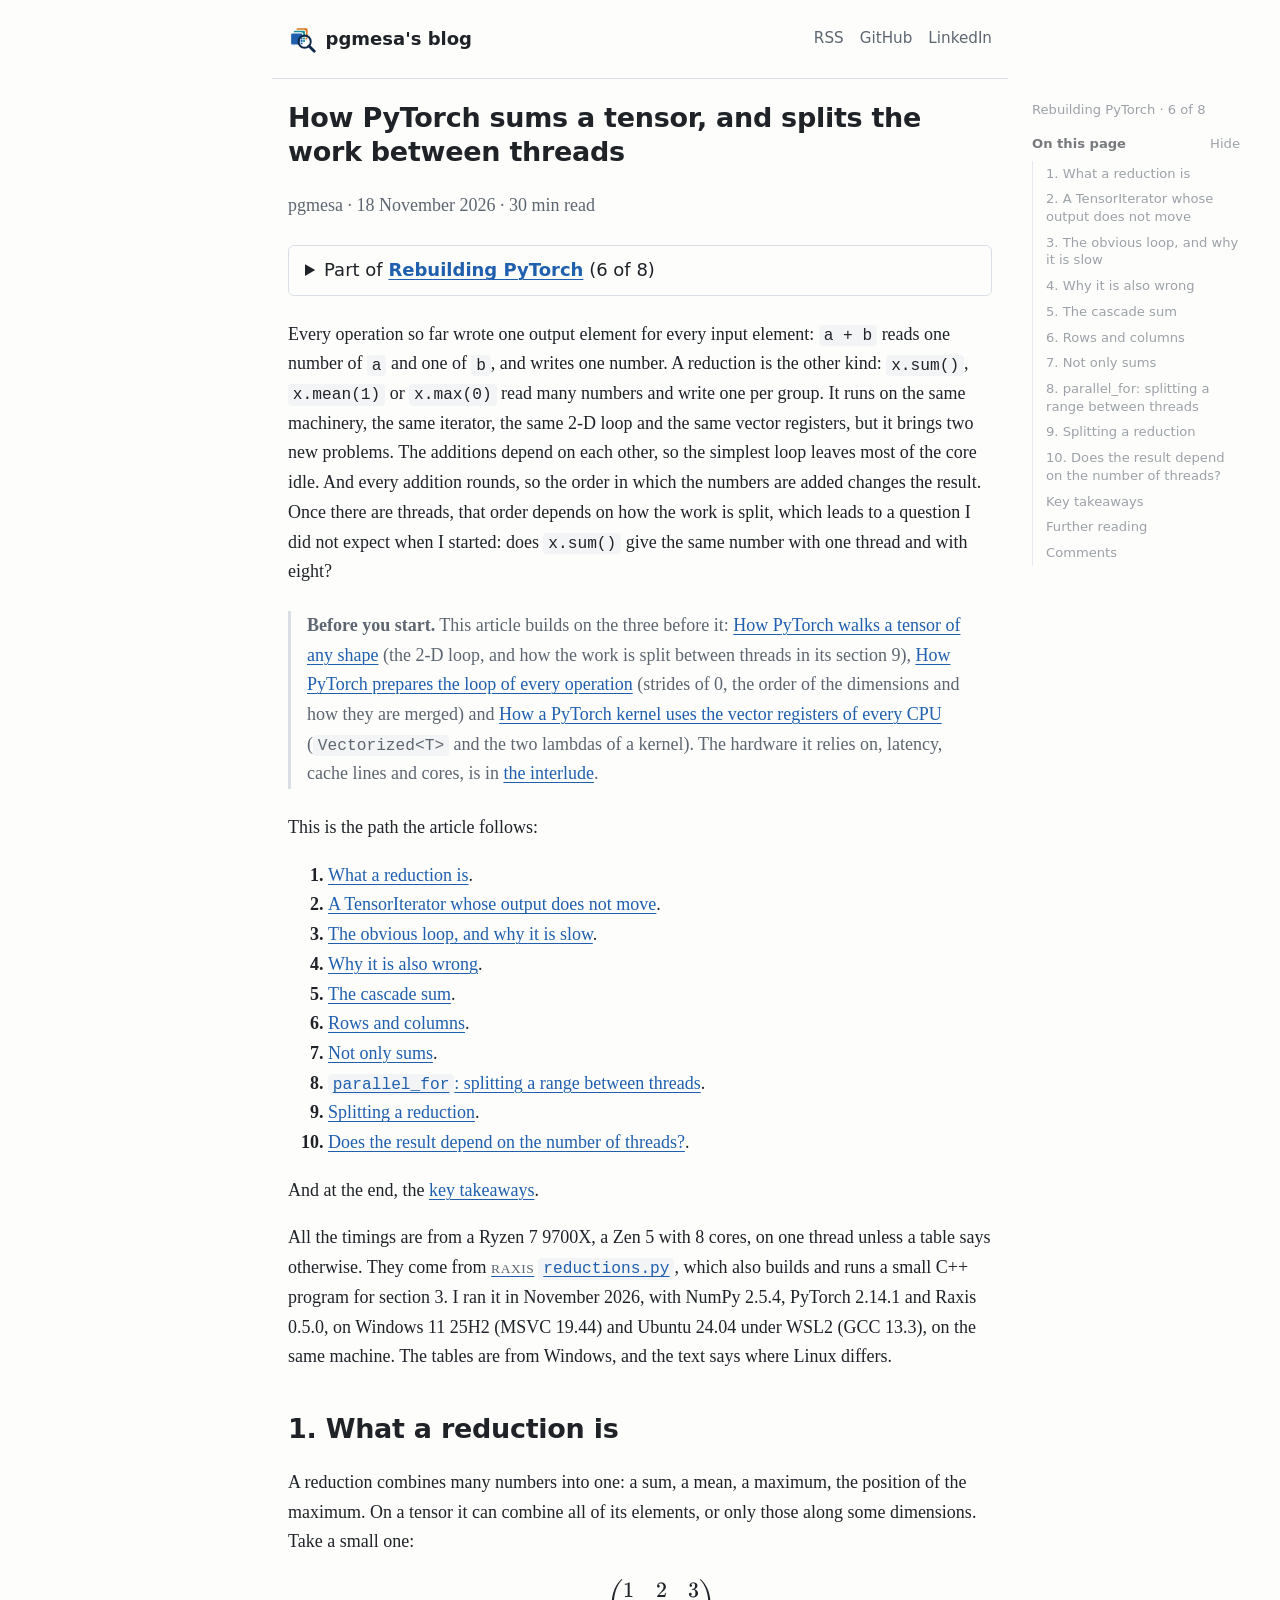
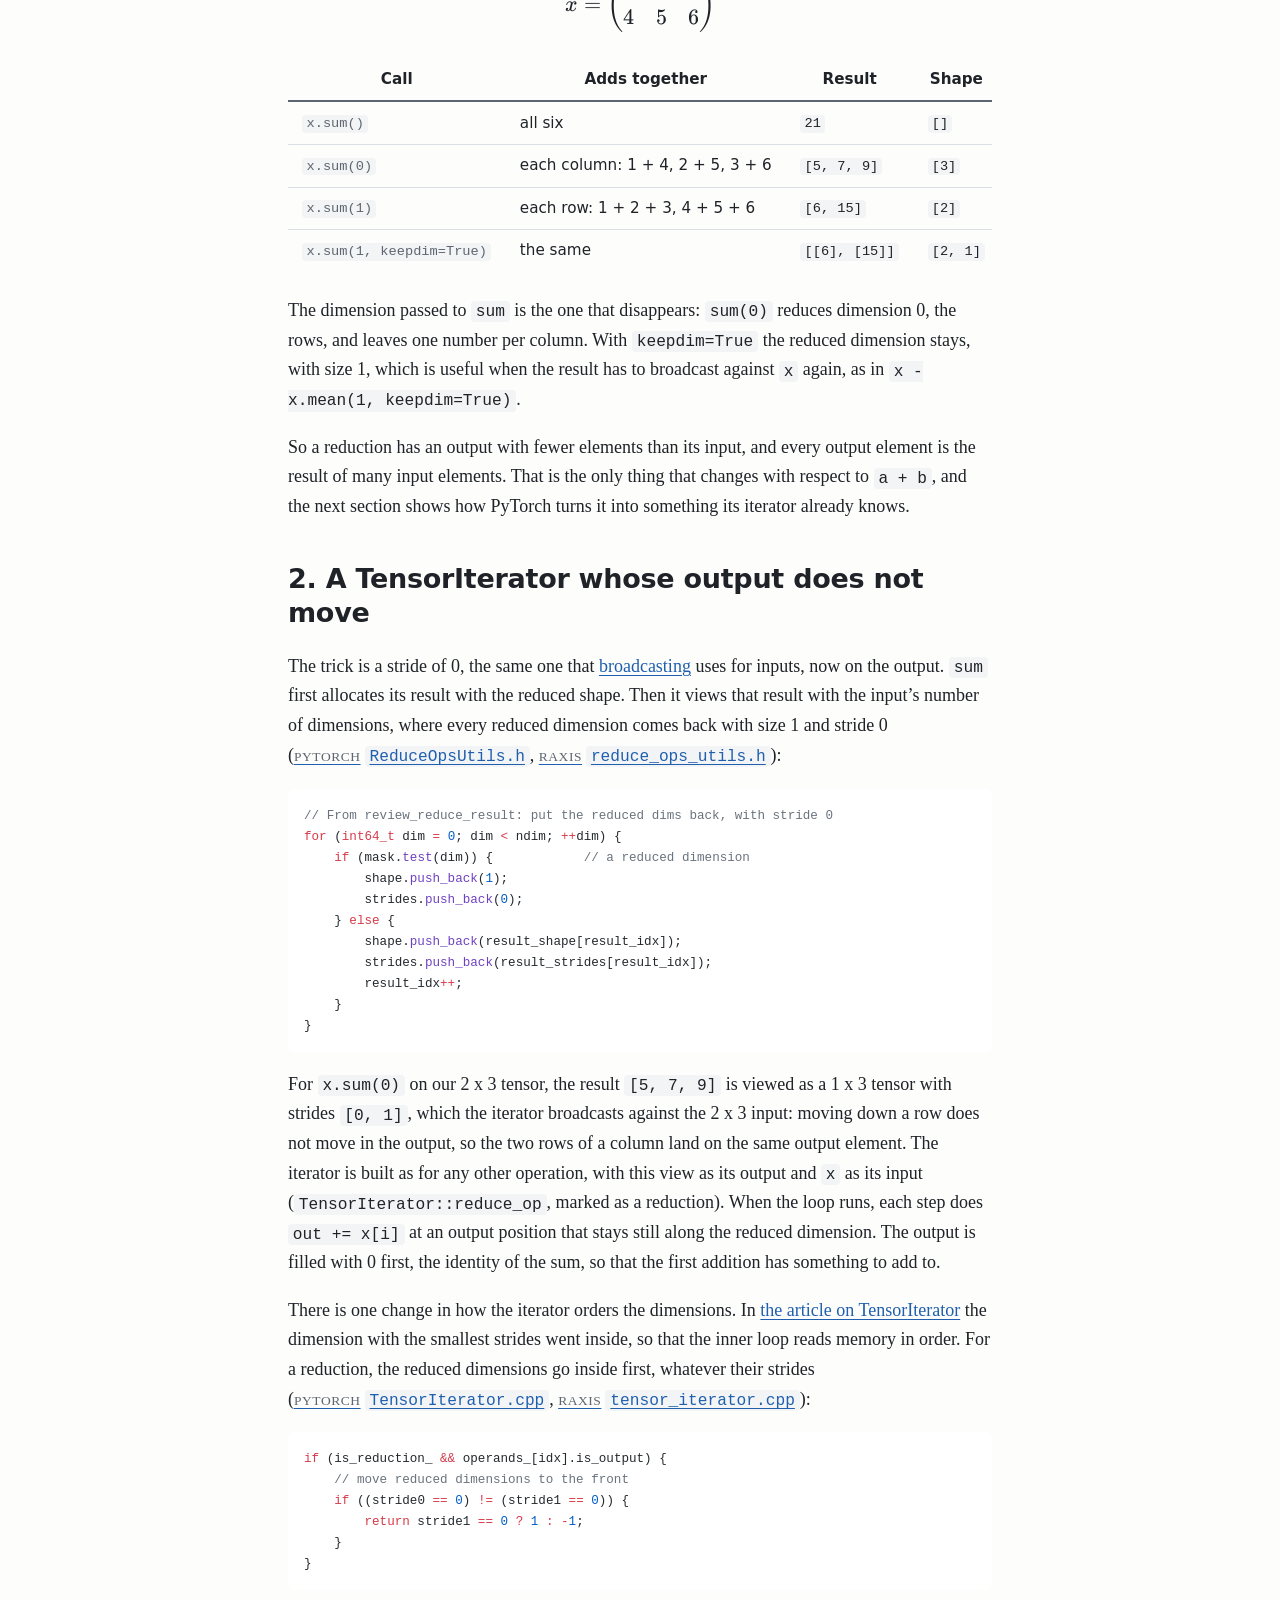
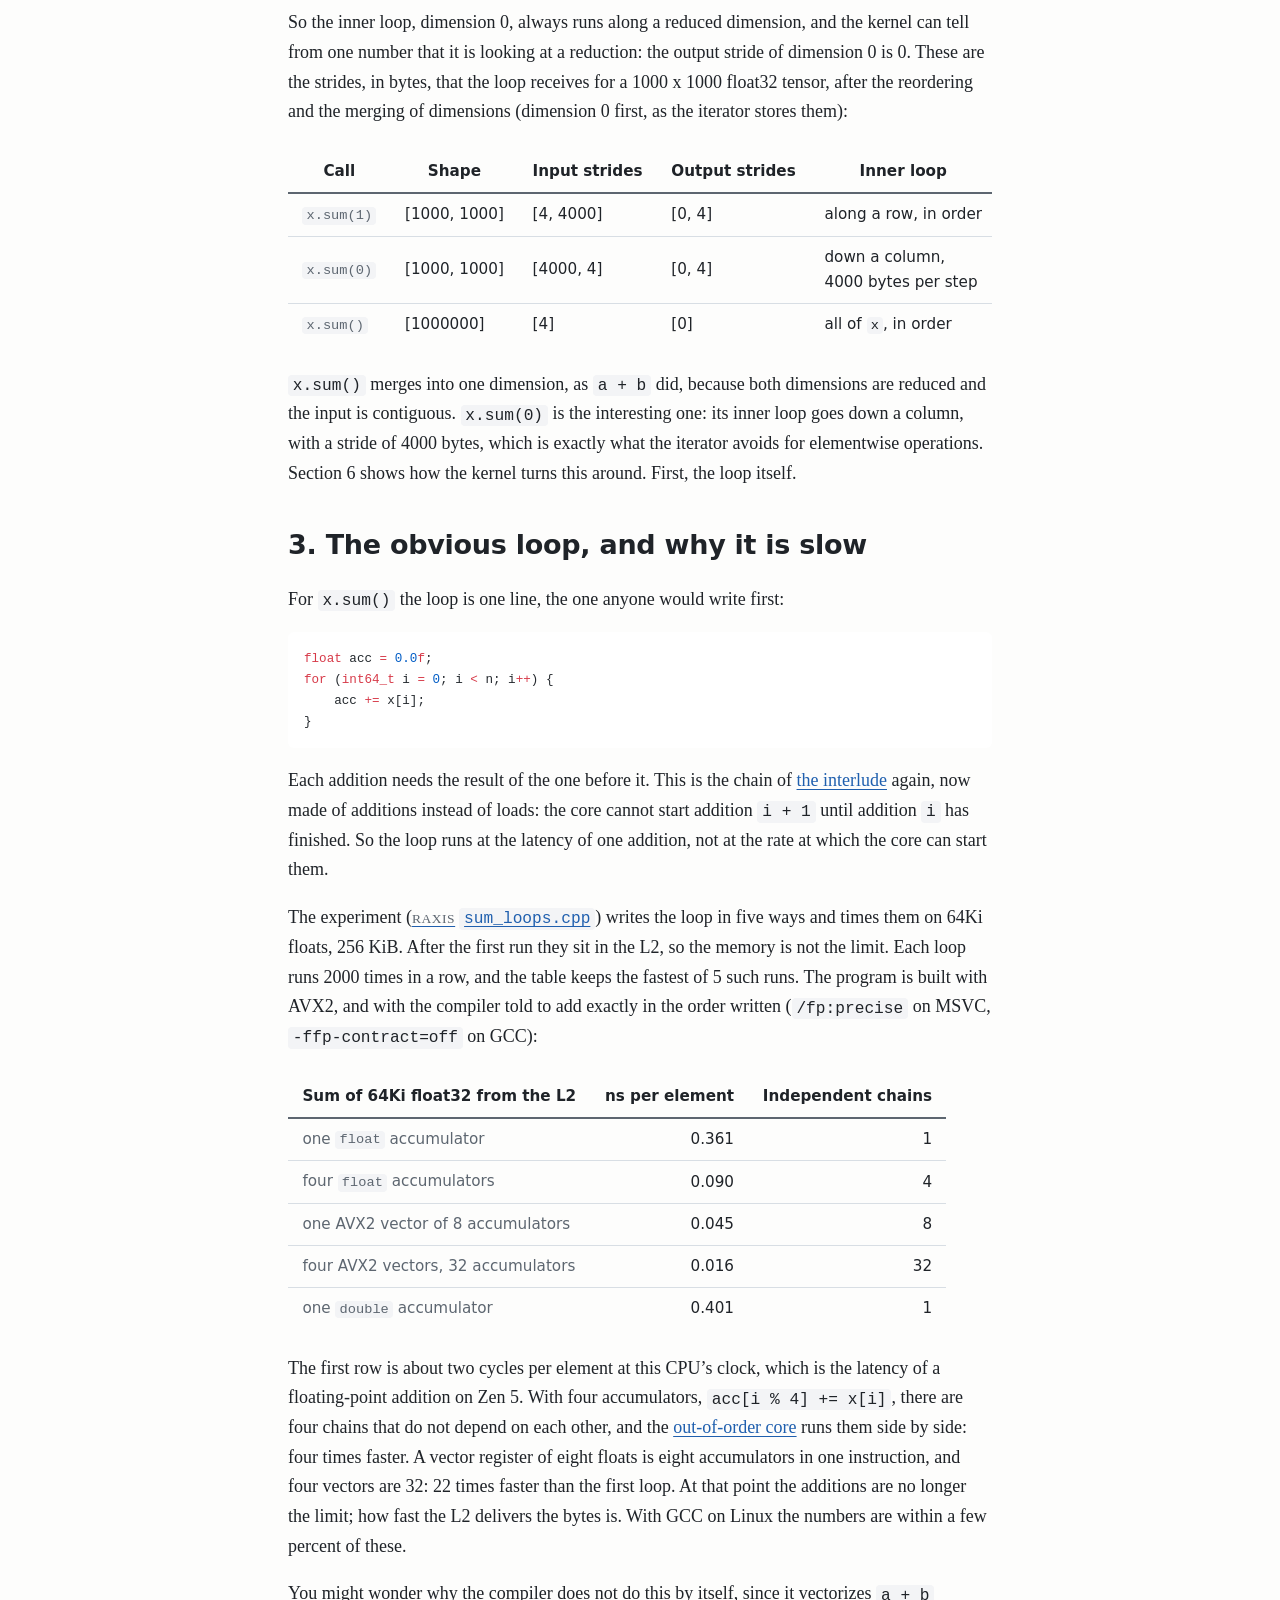
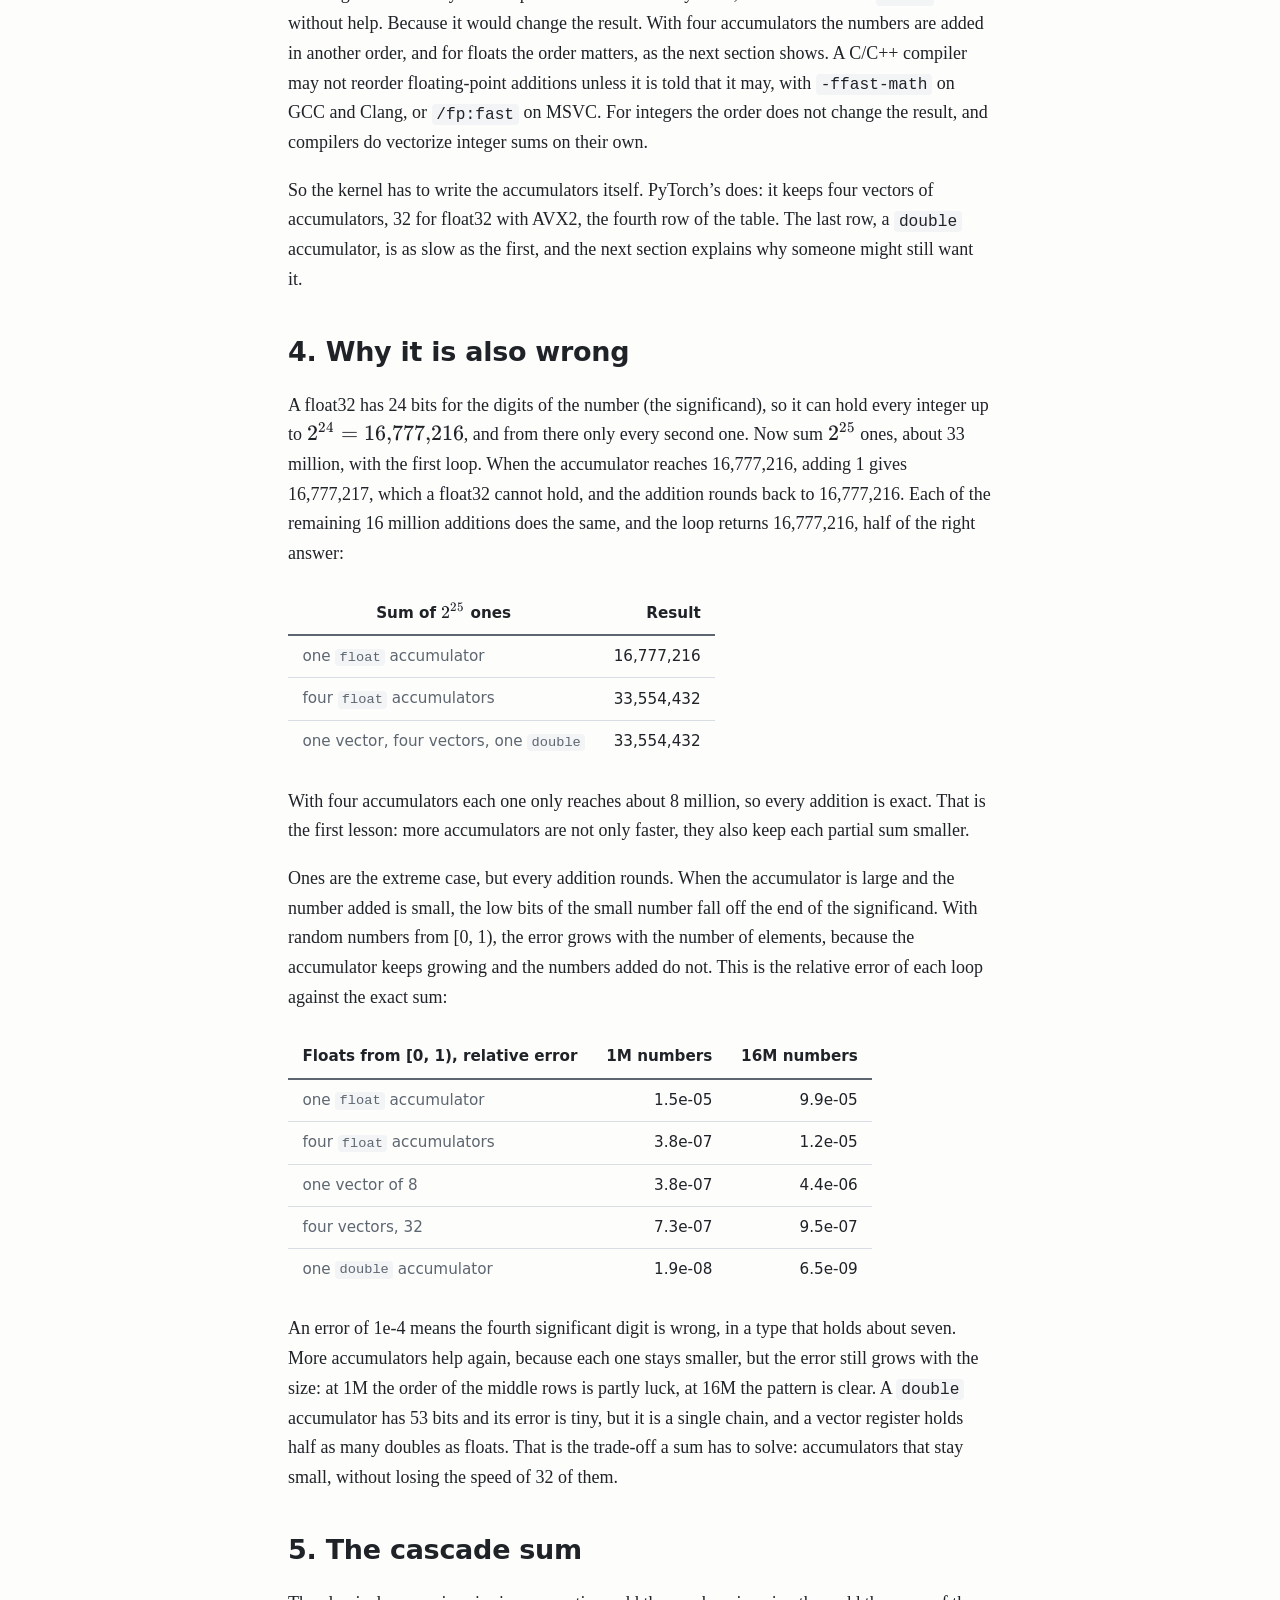
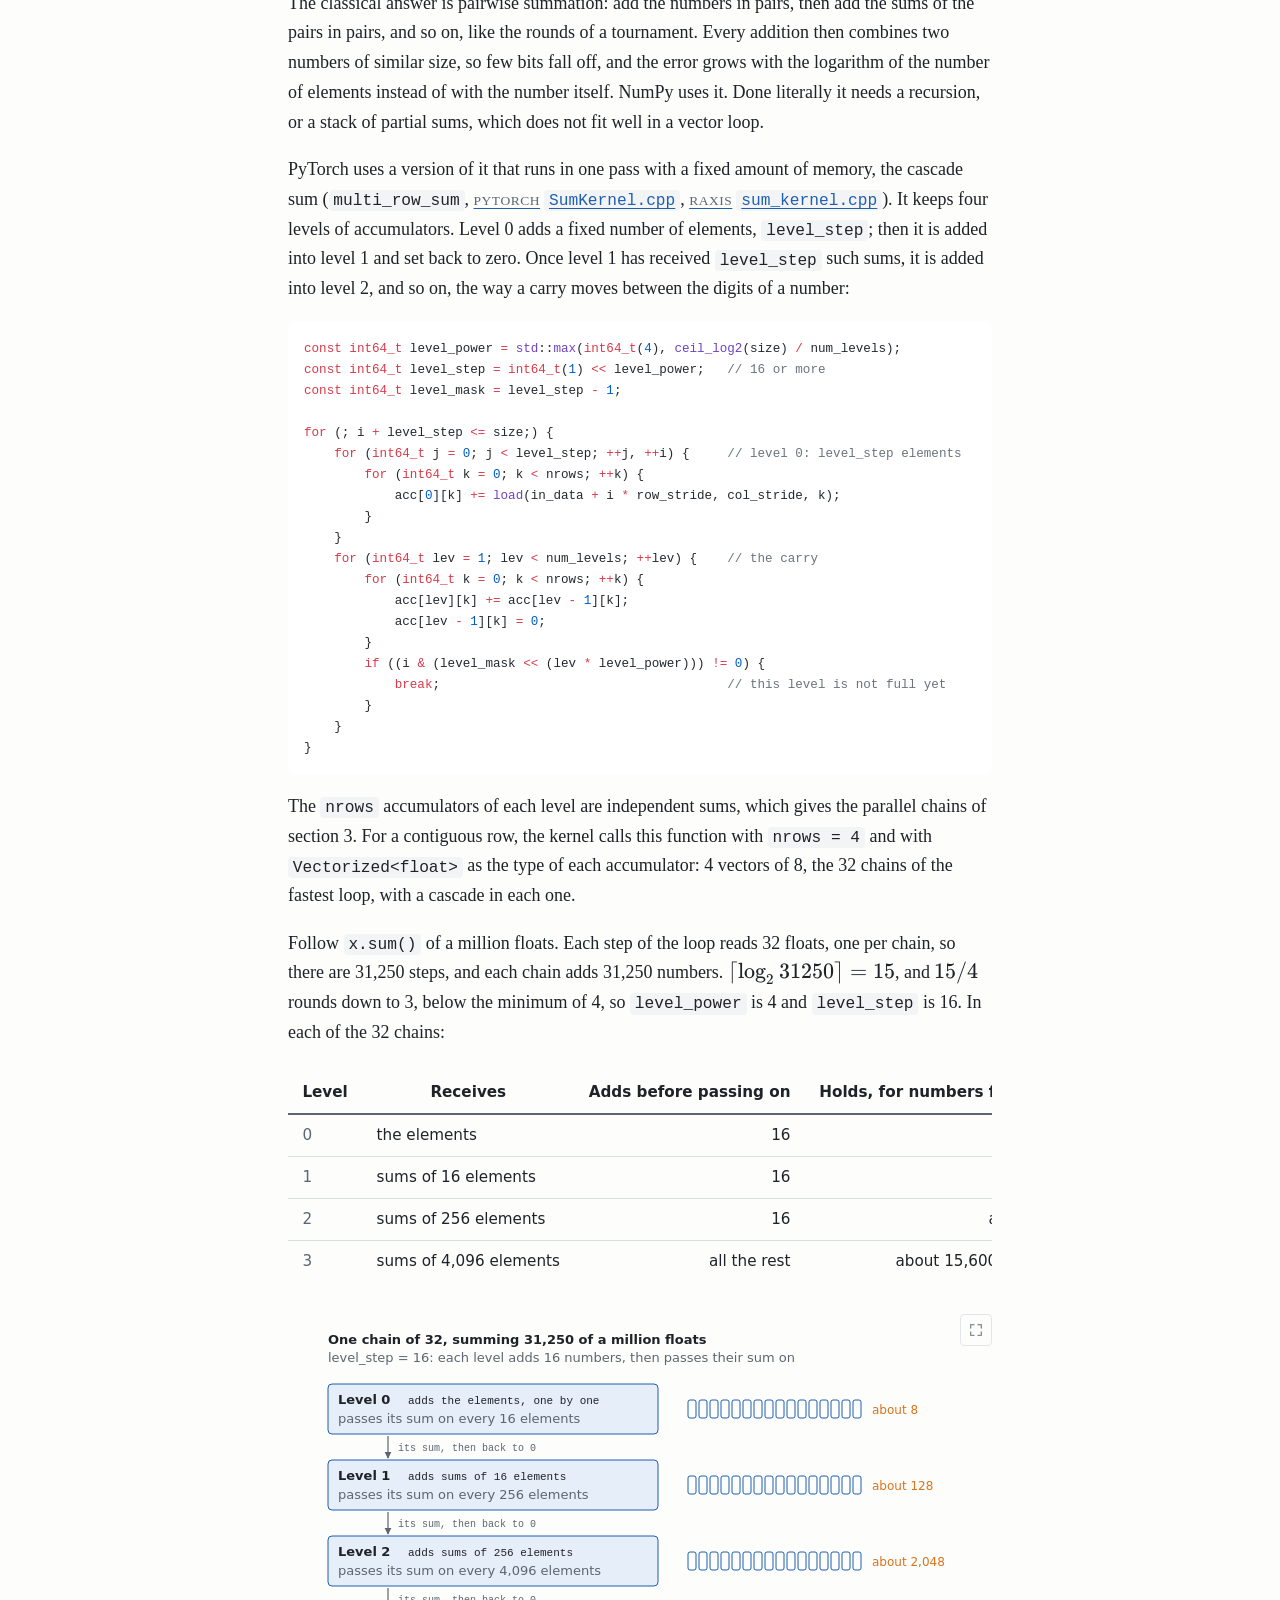
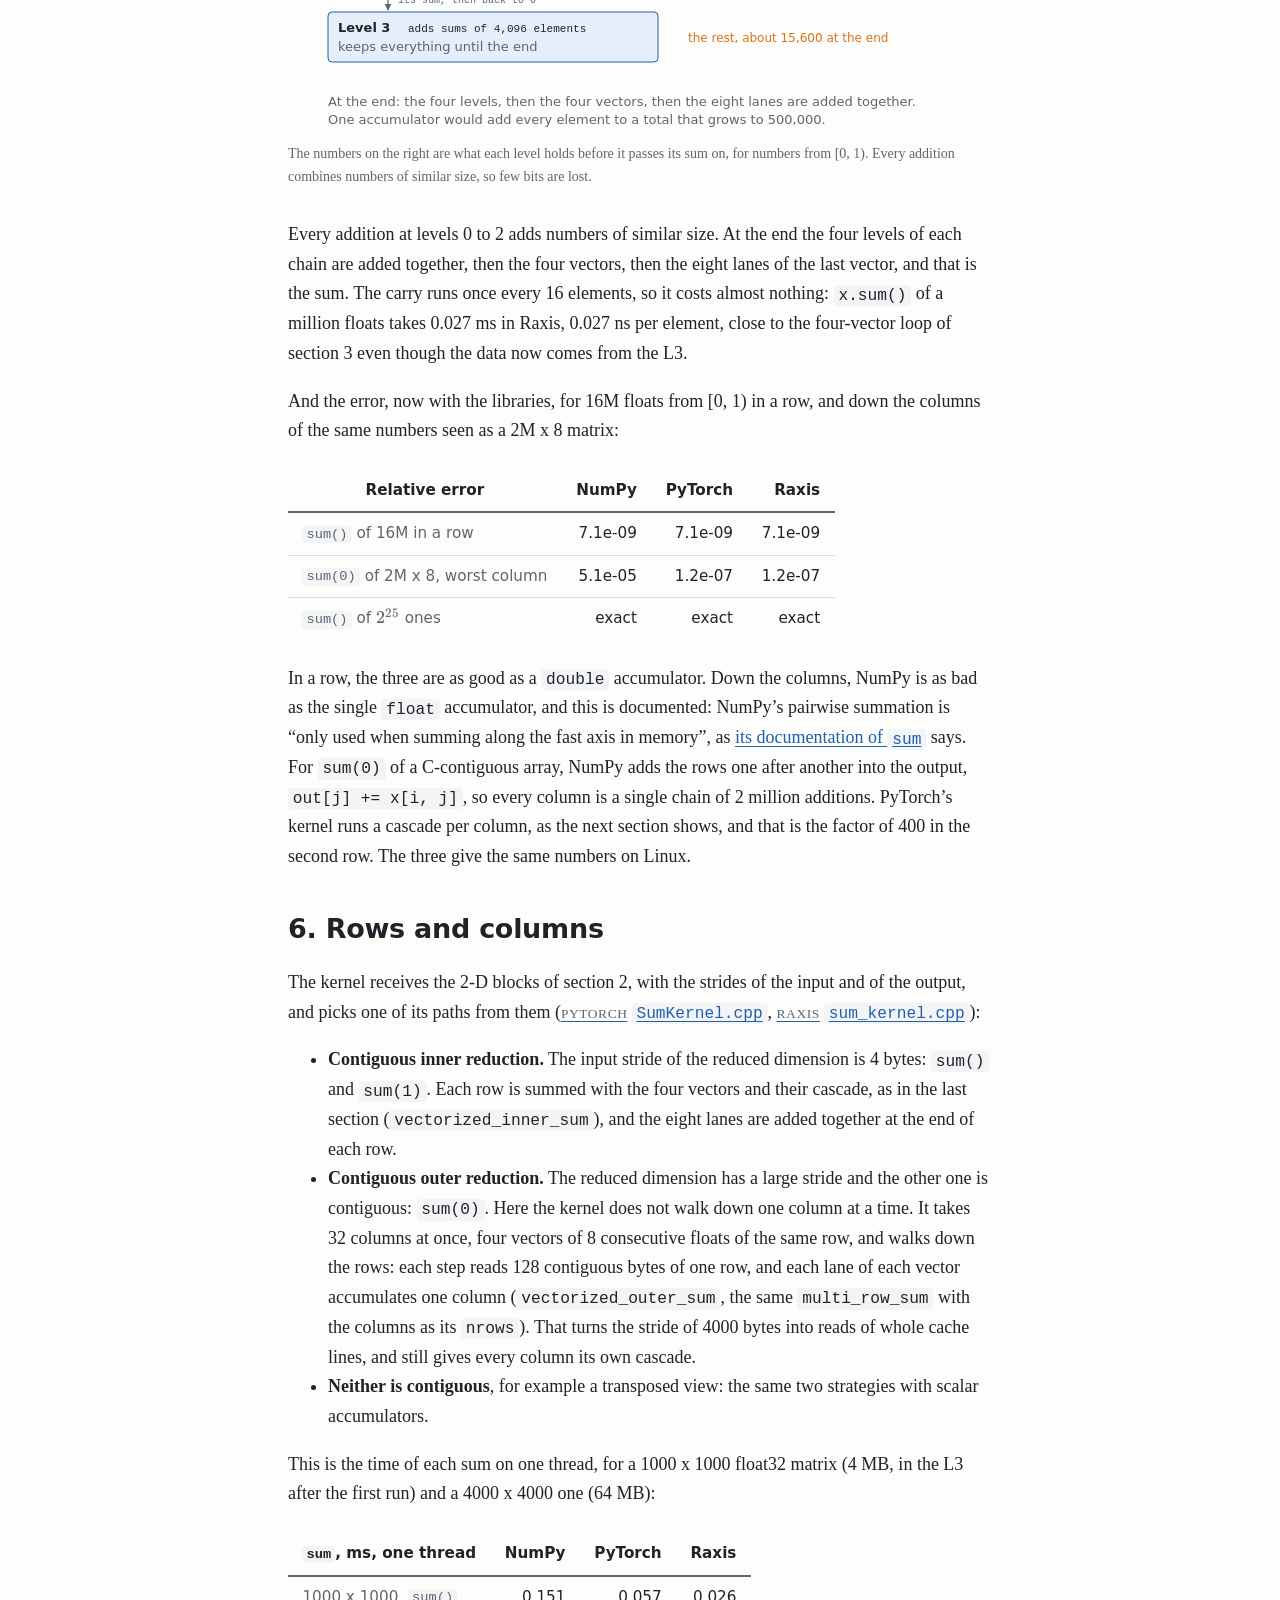
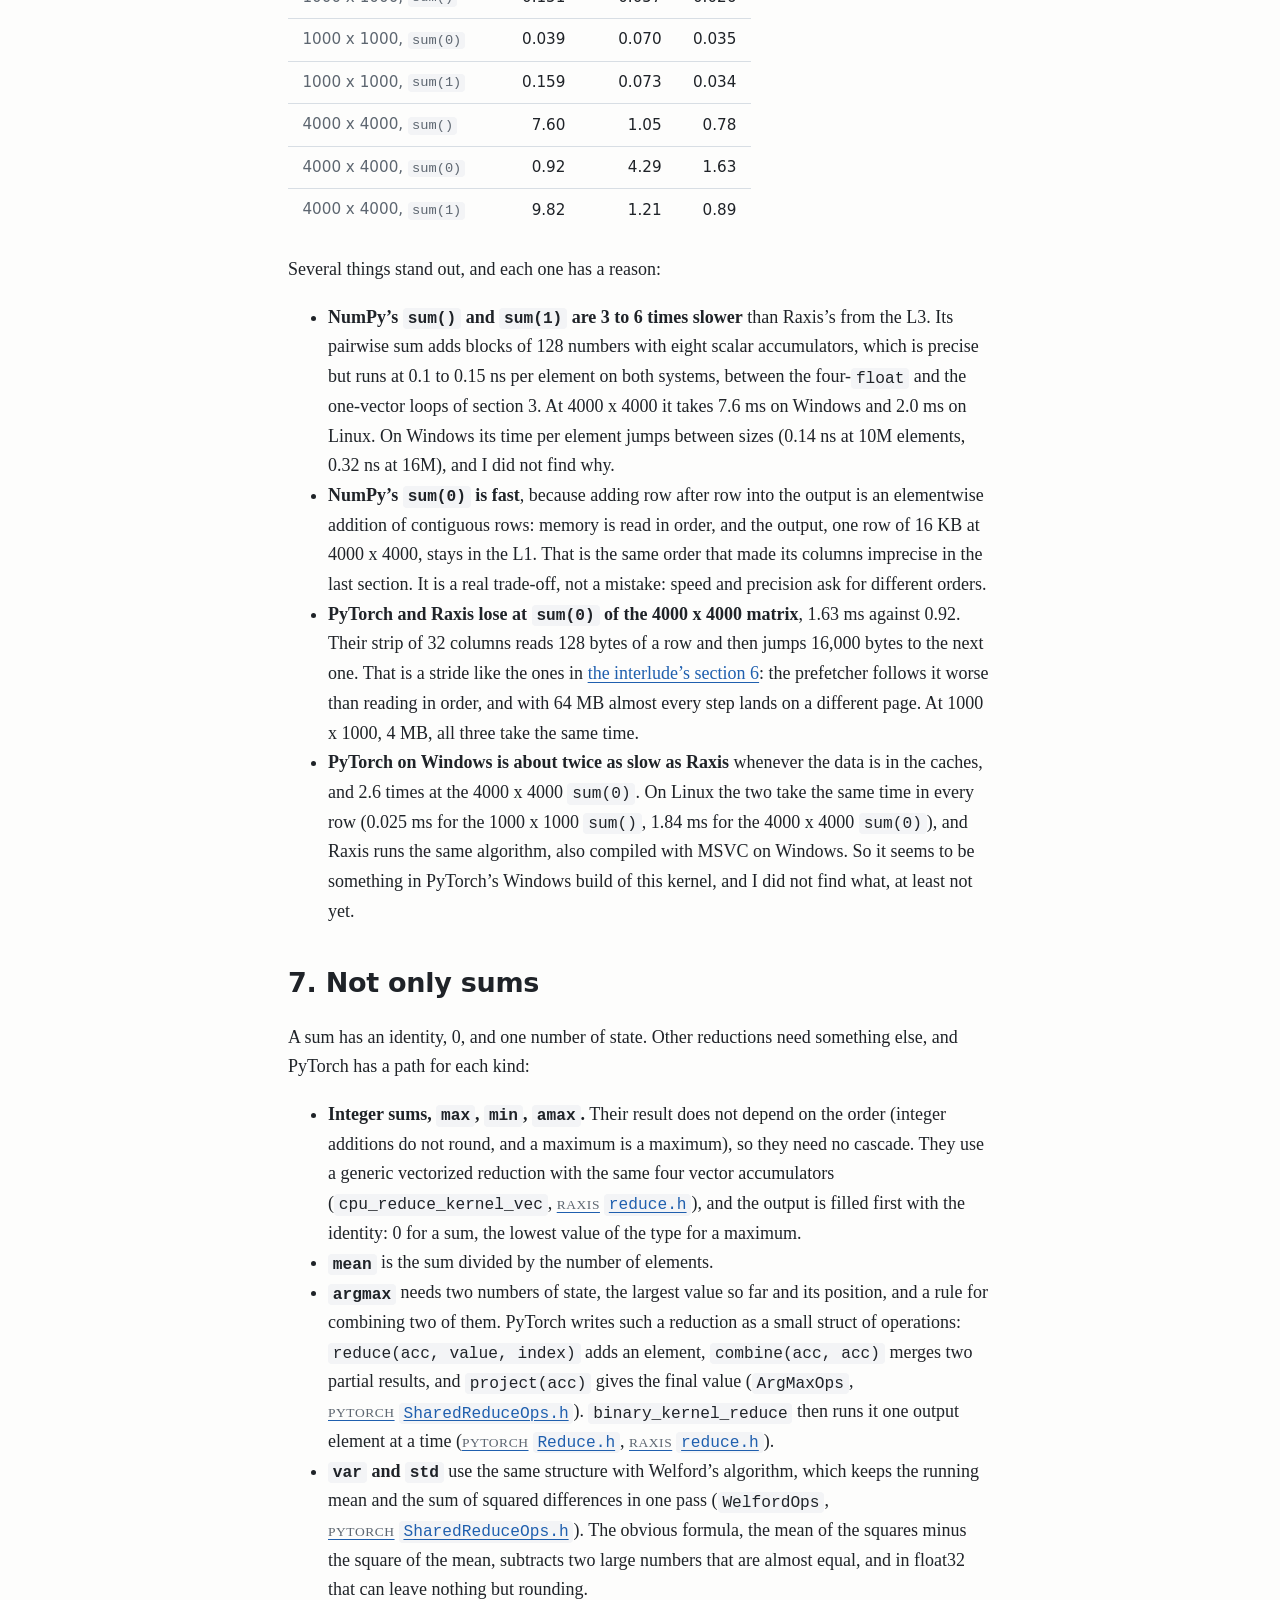
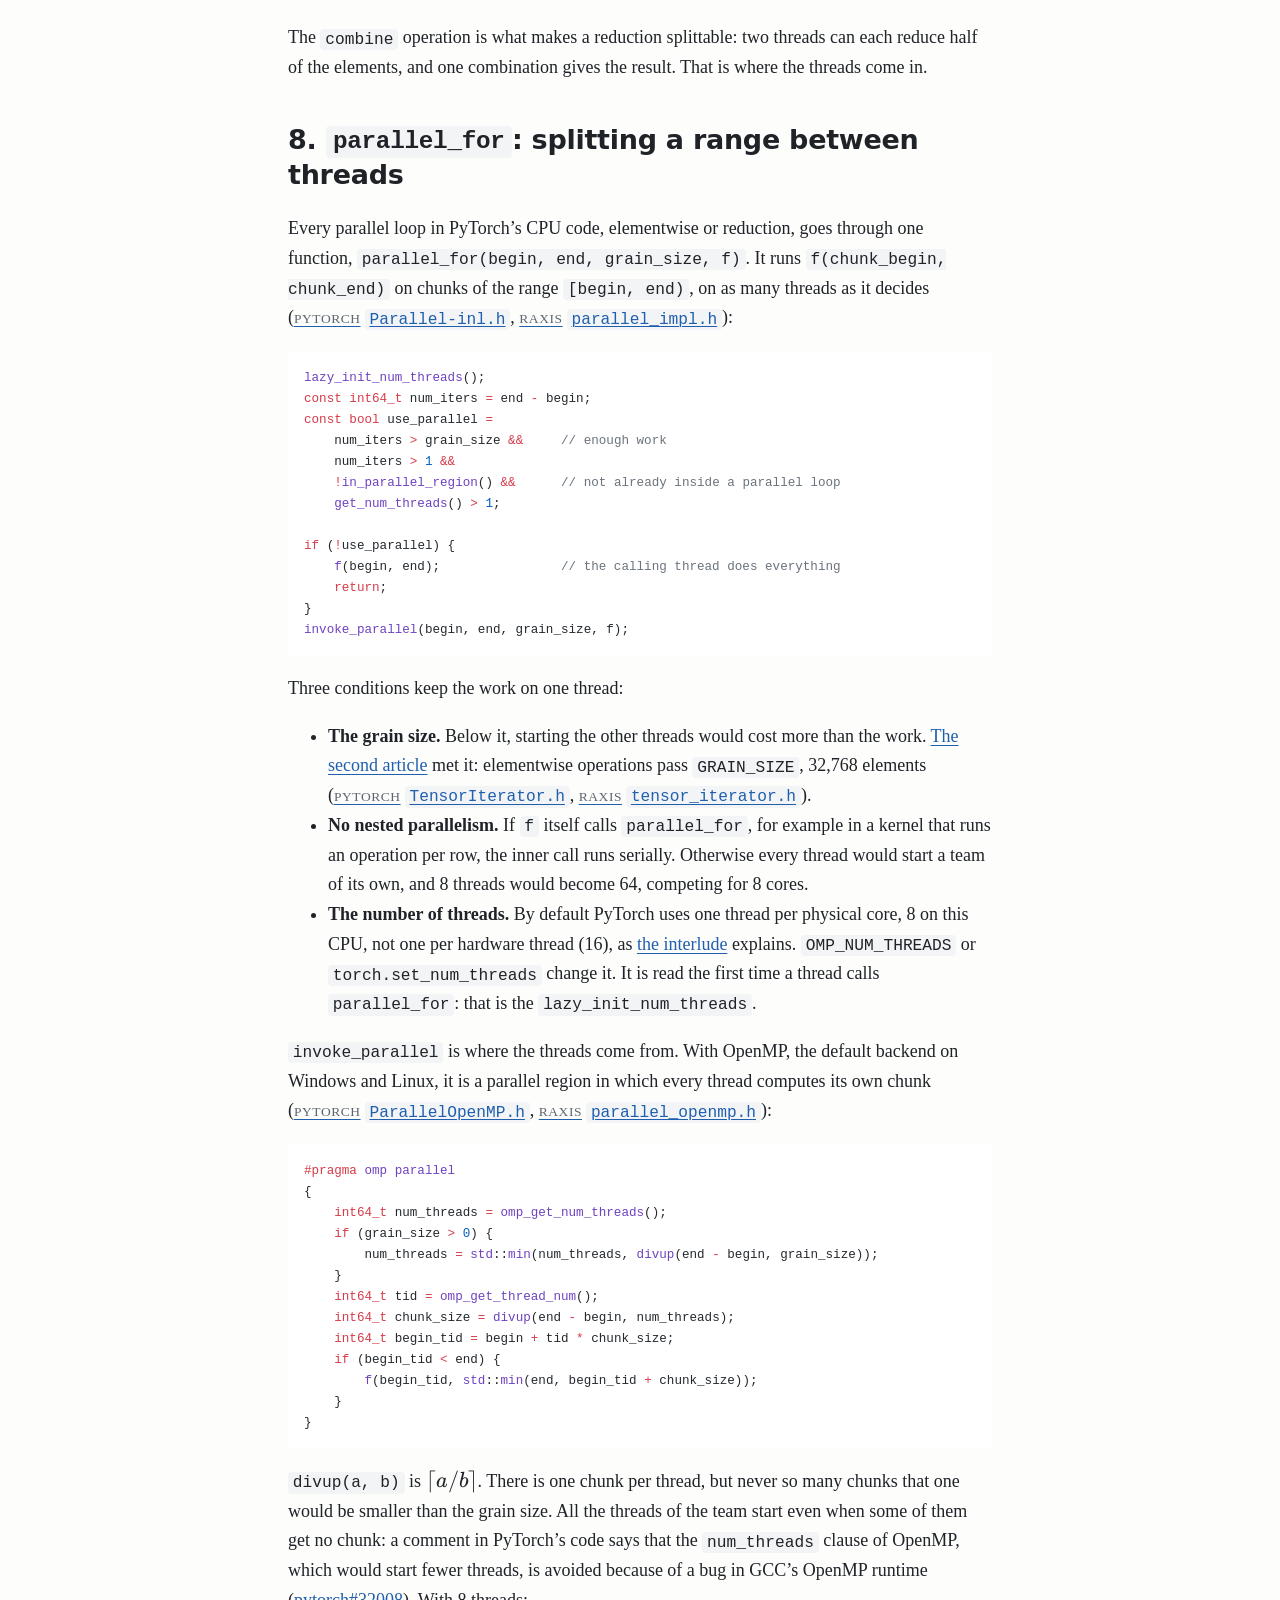
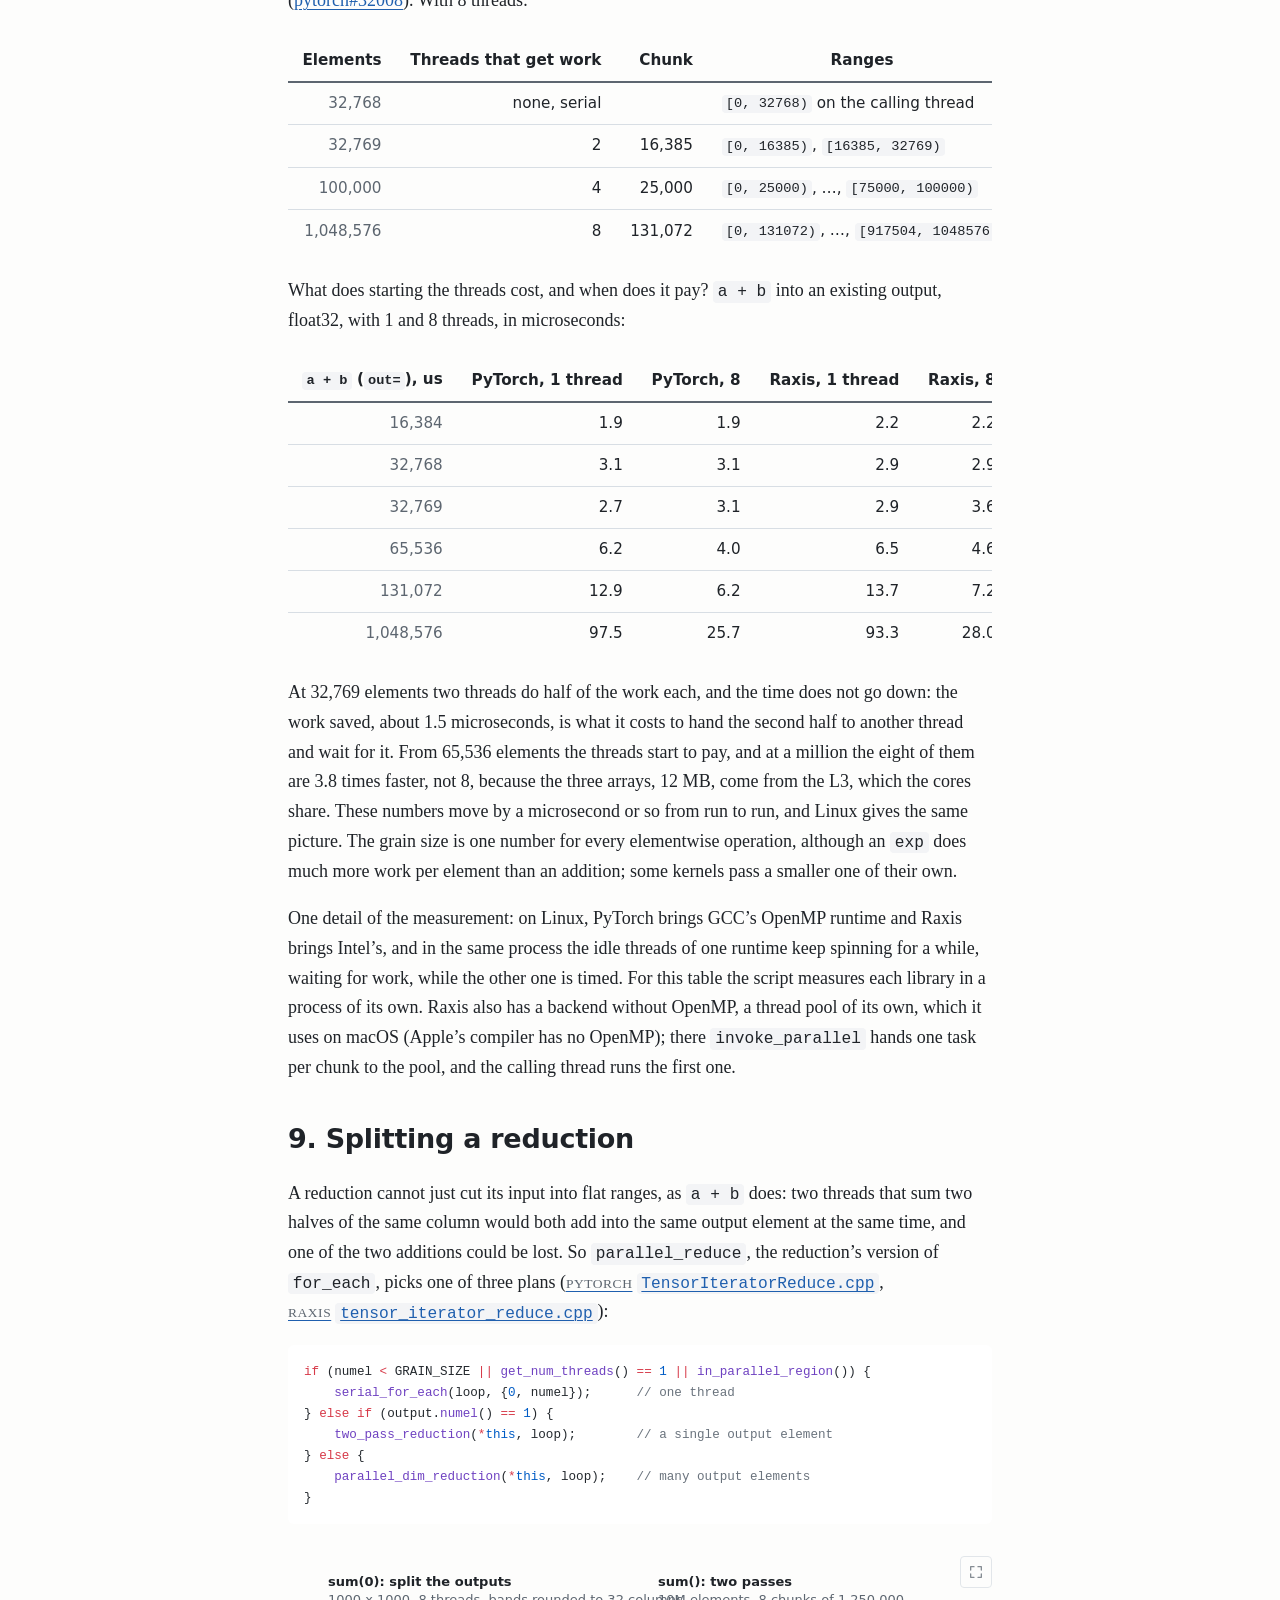
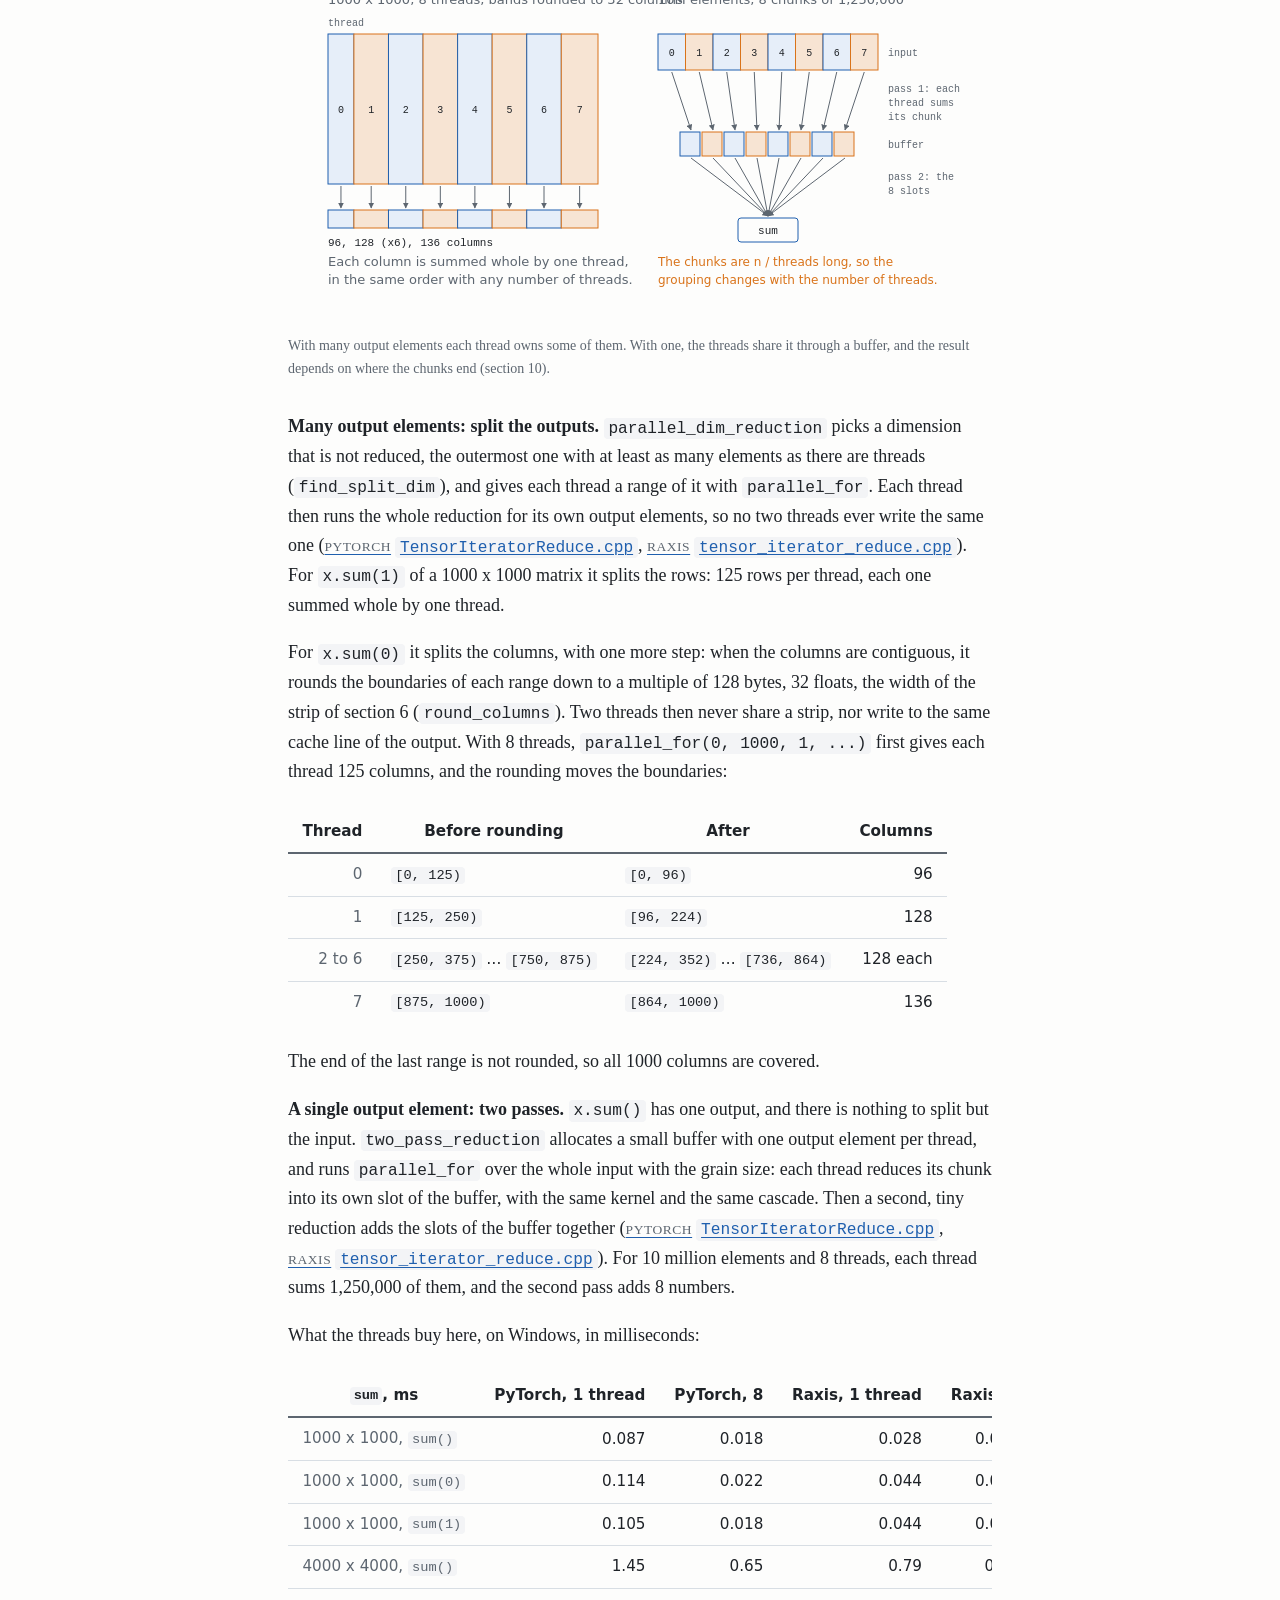
<file: posts/reductions-and-threads/index.html>
<!DOCTYPE html><html lang="en" data-astro-cid-z4jru4n3><head><meta charset="utf-8"><meta name="viewport" content="width=device-width, initial-scale=1"><title>How PyTorch sums a tensor, and splits the work between threads | pgmesa&#39;s blog</title><meta name="description" content="A reduction as a TensorIterator whose output does not move, why the obvious sum loop is slow and wrong, the cascade sum, how parallel_for splits a range, and why sum() can change with the number of threads while sum(dim) cannot."><meta name="author" content="Pablo García Mesa"><link rel="canonical" href="https://blog.pgmesa.com/posts/reductions-and-threads/"><link rel="icon" type="image/svg+xml" href="/favicon.svg"><link rel="alternate" type="application/rss+xml" title="pgmesa's blog" href="/rss.xml"><link rel="sitemap" href="/sitemap-index.xml"><meta property="og:type" content="article"><meta property="og:title" content="How PyTorch sums a tensor, and splits the work between threads"><meta property="og:description" content="A reduction as a TensorIterator whose output does not move, why the obvious sum loop is slow and wrong, the cascade sum, how parallel_for splits a range, and why sum() can change with the number of threads while sum(dim) cannot."><meta property="og:url" content="https://blog.pgmesa.com/posts/reductions-and-threads/"><meta property="og:site_name" content="pgmesa's blog"><meta property="article:published_time" content="2026-11-18T00:00:00.000Z"><meta property="article:modified_time" content="2026-11-18T00:00:00.000Z"><meta property="article:tag" content="pytorch"><meta property="article:tag" content="threading"><meta property="article:tag" content="performance"><meta property="og:image" content="https://blog.pgmesa.com/og/posts/reductions-and-threads.png"><meta property="og:image:type" content="image/png"><meta property="og:image:width" content="1200"><meta property="og:image:height" content="630"><meta property="og:image:alt" content="How PyTorch sums a tensor, and splits the work between threads"><meta name="twitter:card" content="summary_large_image"><script type="application/ld+json">{"@context":"https://schema.org","@type":"BlogPosting","headline":"How PyTorch sums a tensor, and splits the work between threads","description":"A reduction as a TensorIterator whose output does not move, why the obvious sum loop is slow and wrong, the cascade sum, how parallel_for splits a range, and why sum() can change with the number of threads while sum(dim) cannot.","url":"https://blog.pgmesa.com/posts/reductions-and-threads/","mainEntityOfPage":"https://blog.pgmesa.com/posts/reductions-and-threads/","author":{"@type":"Person","name":"Pablo García Mesa","url":"https://github.com/pgmesa"},"datePublished":"2026-11-18T00:00:00.000Z","dateModified":"2026-11-18T00:00:00.000Z","keywords":"pytorch, threading, performance"}</script><script type="module" src="https://static.cloudflareinsights.com/beacon.min.js" data-cf-beacon="{&quot;token&quot;:&quot;956bb0ad972944c48d0de3df881b57fa&quot;}"></script><link rel="stylesheet" href="/_astro/_..CZHG1gc1.css"><link rel="stylesheet" href="/_astro/BaseLayout.BDGeZDxW.css"><style>.src[data-astro-cid-3c55tpoi]{white-space:nowrap}.src[data-astro-cid-3c55tpoi] code[data-astro-cid-3c55tpoi]{white-space:normal}.src-repo[data-astro-cid-3c55tpoi]{text-transform:uppercase;letter-spacing:.04em;color:var(--muted);margin-right:.3em;font-size:.75em}
</style><style>.cascade-sum[data-astro-cid-kpxkszln]{margin:2rem 0}svg[data-astro-cid-kpxkszln]{width:100%;max-width:680px;height:auto;display:block}text[data-astro-cid-kpxkszln]{fill:var(--fg);font-family:var(--font-ui);font-size:13px}.label[data-astro-cid-kpxkszln]{font-weight:700}.note[data-astro-cid-kpxkszln]{fill:var(--muted)}.warm[data-astro-cid-kpxkszln]{fill:var(--warm);font-size:12px}.small[data-astro-cid-kpxkszln]{font-family:var(--font-mono);font-size:11px}.tiny[data-astro-cid-kpxkszln]{font-family:var(--font-mono);fill:var(--muted);font-size:10px}.box[data-astro-cid-kpxkszln]{fill:var(--accent-soft);stroke:var(--accent);stroke-width:1px}.slot[data-astro-cid-kpxkszln]{fill:var(--bg);stroke:var(--accent);stroke-width:1px}.arrow[data-astro-cid-kpxkszln]{stroke:var(--muted);stroke-width:1.2px}.head[data-astro-cid-kpxkszln]{fill:var(--muted)}figcaption[data-astro-cid-kpxkszln]{color:var(--muted);margin-top:.5rem;font-size:.875rem}.reduction-split[data-astro-cid-m2lz3izq]{margin:2rem 0}svg[data-astro-cid-m2lz3izq]{width:100%;max-width:680px;height:auto;display:block}text[data-astro-cid-m2lz3izq]{fill:var(--fg);font-family:var(--font-ui);font-size:13px}.label[data-astro-cid-m2lz3izq]{font-weight:700}.note[data-astro-cid-m2lz3izq]{fill:var(--muted)}.warm[data-astro-cid-m2lz3izq]{fill:var(--warm);font-size:12px}.small[data-astro-cid-m2lz3izq]{font-family:var(--font-mono);font-size:11px}.tiny[data-astro-cid-m2lz3izq]{font-family:var(--font-mono);fill:var(--muted);font-size:10px}.tiny-fg[data-astro-cid-m2lz3izq]{font-family:var(--font-mono);font-size:10px}.band-a[data-astro-cid-m2lz3izq]{fill:var(--accent-soft);stroke:var(--accent);stroke-width:1px}.band-b[data-astro-cid-m2lz3izq]{fill:color-mix(in srgb, var(--warm) 18%, var(--bg));stroke:var(--warm);stroke-width:1px}.out[data-astro-cid-m2lz3izq]{fill:var(--bg);stroke:var(--accent);stroke-width:1px}.arrow[data-astro-cid-m2lz3izq]{stroke:var(--muted);stroke-width:1px}.head[data-astro-cid-m2lz3izq]{fill:var(--muted)}figcaption[data-astro-cid-m2lz3izq]{color:var(--muted);margin-top:.5rem;font-size:.875rem}
</style></head><body data-astro-cid-z4jru4n3><header class="container site-header" data-astro-cid-z4jru4n3><a class="site-title" href="/" data-astro-cid-z4jru4n3><svg class="logo" viewBox="0 0 32 32" aria-hidden="true" data-astro-cid-f7espo7c><clipPath id="logo-lens" data-astro-cid-f7espo7c><circle cx="19" cy="19" r="7" data-astro-cid-f7espo7c></circle></clipPath><rect x="9" y="3" width="14" height="14" rx="2" class="layer back" data-astro-cid-f7espo7c></rect><rect x="6" y="6" width="14" height="14" rx="2" class="layer middle" data-astro-cid-f7espo7c></rect><rect x="3" y="9" width="14" height="14" rx="2" class="layer front" data-astro-cid-f7espo7c></rect><circle cx="19" cy="19" r="7" class="lens-bg" data-astro-cid-f7espo7c></circle><g clip-path="url(#logo-lens)" data-astro-cid-f7espo7c><rect x="11.8" y="11.8" width="2.1" height="2.1" rx="0.4" class="front" data-astro-cid-f7espo7c></rect><rect x="14.5" y="11.8" width="2.1" height="2.1" rx="0.4" class="front" data-astro-cid-f7espo7c></rect><rect x="17.2" y="11.8" width="2.1" height="2.1" rx="0.4" class="middle" data-astro-cid-f7espo7c></rect><rect x="19.9" y="11.8" width="2.1" height="2.1" rx="0.4" class="back" data-astro-cid-f7espo7c></rect><rect x="11.8" y="14.5" width="2.1" height="2.1" rx="0.4" class="front" data-astro-cid-f7espo7c></rect><rect x="14.5" y="14.5" width="2.1" height="2.1" rx="0.4" class="front" data-astro-cid-f7espo7c></rect><rect x="17.2" y="14.5" width="2.1" height="2.1" rx="0.4" class="middle" data-astro-cid-f7espo7c></rect><rect x="19.9" y="14.5" width="2.1" height="2.1" rx="0.4" class="back" data-astro-cid-f7espo7c></rect><rect x="11.8" y="17.2" width="2.1" height="2.1" rx="0.4" class="front" data-astro-cid-f7espo7c></rect><rect x="14.5" y="17.2" width="2.1" height="2.1" rx="0.4" class="front" data-astro-cid-f7espo7c></rect><rect x="17.2" y="17.2" width="2.1" height="2.1" rx="0.4" class="middle" data-astro-cid-f7espo7c></rect><rect x="11.8" y="19.9" width="2.1" height="2.1" rx="0.4" class="front" data-astro-cid-f7espo7c></rect><rect x="14.5" y="19.9" width="2.1" height="2.1" rx="0.4" class="front" data-astro-cid-f7espo7c></rect></g><circle cx="19" cy="19" r="7" class="glass" data-astro-cid-f7espo7c></circle><line x1="24" y1="24" x2="30" y2="30" class="handle" data-astro-cid-f7espo7c></line></svg>pgmesa&#39;s blog</a><nav data-astro-cid-z4jru4n3><a href="/rss.xml" data-astro-cid-z4jru4n3>RSS</a><a href="https://github.com/pgmesa" data-astro-cid-z4jru4n3>GitHub</a><a href="https://www.linkedin.com/in/pgmesa/" data-astro-cid-z4jru4n3>LinkedIn</a></nav></header><main class="container" data-astro-cid-z4jru4n3><article data-astro-cid-ssdmjifj><header data-astro-cid-ssdmjifj><h1 data-astro-cid-ssdmjifj>How PyTorch sums a tensor, and splits the work between threads</h1><p class="muted" data-astro-cid-ssdmjifj>pgmesa &middot; <time datetime="2026-11-18T00:00:00.000Z" data-astro-cid-ssdmjifj>18 November 2026</time> &middot; 30 min read</p></header><div class="page-toc" data-astro-cid-lifsiwye><aside class="toc-side" aria-label="On this page" data-astro-cid-lifsiwye><nav data-astro-cid-lifsiwye><a class="toc-series" href="/series/rebuilding-pytorch/" data-astro-cid-lifsiwye>Rebuilding PyTorch · 6 of 8</a><div class="toc-head" data-astro-cid-lifsiwye><p class="toc-title" data-astro-cid-lifsiwye>On this page</p><button type="button" class="toc-hide" aria-expanded="true" data-astro-cid-lifsiwye>Hide</button></div><ol class="toc-list" data-astro-cid-lifsiwye><li data-astro-cid-lifsiwye><a href="#1-what-a-reduction-is" data-astro-cid-lifsiwye>1. What a reduction is</a></li><li data-astro-cid-lifsiwye><a href="#2-a-tensoriterator-whose-output-does-not-move" data-astro-cid-lifsiwye>2. A TensorIterator whose output does not move</a></li><li data-astro-cid-lifsiwye><a href="#3-the-obvious-loop-and-why-it-is-slow" data-astro-cid-lifsiwye>3. The obvious loop, and why it is slow</a></li><li data-astro-cid-lifsiwye><a href="#4-why-it-is-also-wrong" data-astro-cid-lifsiwye>4. Why it is also wrong</a></li><li data-astro-cid-lifsiwye><a href="#5-the-cascade-sum" data-astro-cid-lifsiwye>5. The cascade sum</a></li><li data-astro-cid-lifsiwye><a href="#6-rows-and-columns" data-astro-cid-lifsiwye>6. Rows and columns</a></li><li data-astro-cid-lifsiwye><a href="#7-not-only-sums" data-astro-cid-lifsiwye>7. Not only sums</a></li><li data-astro-cid-lifsiwye><a href="#8-parallel_for-splitting-a-range-between-threads" data-astro-cid-lifsiwye>8. parallel_for: splitting a range between threads</a></li><li data-astro-cid-lifsiwye><a href="#9-splitting-a-reduction" data-astro-cid-lifsiwye>9. Splitting a reduction</a></li><li data-astro-cid-lifsiwye><a href="#10-does-the-result-depend-on-the-number-of-threads" data-astro-cid-lifsiwye>10. Does the result depend on the number of threads?</a></li><li data-astro-cid-lifsiwye><a href="#key-takeaways" data-astro-cid-lifsiwye>Key takeaways</a></li><li data-astro-cid-lifsiwye><a href="#further-reading" data-astro-cid-lifsiwye>Further reading</a></li><li data-astro-cid-lifsiwye><a href="#comments" data-astro-cid-lifsiwye>Comments</a></li></ol></nav></aside><script>
        try {
          if (localStorage.getItem('toc-hidden') === '1') {
            const side = document.currentScript.previousElementSibling;
            side.classList.add('collapsed');
            const hide = side.querySelector('.toc-hide');
            hide.textContent = 'Show';
            hide.setAttribute('aria-expanded', 'false');
          }
        } catch {}
      </script><button type="button" class="toc-fab" aria-label="Sections of this page" data-astro-cid-lifsiwye><svg viewBox="0 0 24 24" aria-hidden="true" data-astro-cid-lifsiwye><path d="M4 6h16M4 12h16M4 18h10" data-astro-cid-lifsiwye></path></svg></button><dialog class="toc-sheet" aria-label="On this page" data-astro-cid-lifsiwye><div class="toc-head" data-astro-cid-lifsiwye><p class="toc-title" data-astro-cid-lifsiwye>On this page</p><button type="button" class="toc-close" data-astro-cid-lifsiwye>Close</button></div><ol class="toc-list" data-astro-cid-lifsiwye><li data-astro-cid-lifsiwye><a href="#1-what-a-reduction-is" data-astro-cid-lifsiwye>1. What a reduction is</a></li><li data-astro-cid-lifsiwye><a href="#2-a-tensoriterator-whose-output-does-not-move" data-astro-cid-lifsiwye>2. A TensorIterator whose output does not move</a></li><li data-astro-cid-lifsiwye><a href="#3-the-obvious-loop-and-why-it-is-slow" data-astro-cid-lifsiwye>3. The obvious loop, and why it is slow</a></li><li data-astro-cid-lifsiwye><a href="#4-why-it-is-also-wrong" data-astro-cid-lifsiwye>4. Why it is also wrong</a></li><li data-astro-cid-lifsiwye><a href="#5-the-cascade-sum" data-astro-cid-lifsiwye>5. The cascade sum</a></li><li data-astro-cid-lifsiwye><a href="#6-rows-and-columns" data-astro-cid-lifsiwye>6. Rows and columns</a></li><li data-astro-cid-lifsiwye><a href="#7-not-only-sums" data-astro-cid-lifsiwye>7. Not only sums</a></li><li data-astro-cid-lifsiwye><a href="#8-parallel_for-splitting-a-range-between-threads" data-astro-cid-lifsiwye>8. parallel_for: splitting a range between threads</a></li><li data-astro-cid-lifsiwye><a href="#9-splitting-a-reduction" data-astro-cid-lifsiwye>9. Splitting a reduction</a></li><li data-astro-cid-lifsiwye><a href="#10-does-the-result-depend-on-the-number-of-threads" data-astro-cid-lifsiwye>10. Does the result depend on the number of threads?</a></li><li data-astro-cid-lifsiwye><a href="#key-takeaways" data-astro-cid-lifsiwye>Key takeaways</a></li><li data-astro-cid-lifsiwye><a href="#further-reading" data-astro-cid-lifsiwye>Further reading</a></li><li data-astro-cid-lifsiwye><a href="#comments" data-astro-cid-lifsiwye>Comments</a></li></ol><a class="toc-series" href="/series/rebuilding-pytorch/" data-astro-cid-lifsiwye>Rebuilding PyTorch · 6 of 8</a></dialog></div><script type="module">var e=document.querySelector(`.page-toc`);if(e){let t=[...e.querySelectorAll(`.toc-list`)],n=[...t[0].querySelectorAll(`a`)].map(e=>document.getElementById(decodeURIComponent(e.hash.slice(1)))),r=e.querySelector(`.toc-fab`),i=!1,a=()=>{i=!1;let e=-1;for(let[t,r]of n.entries())r&&r.getBoundingClientRect().top<120&&(e=t);for(let n of t){let t=[...n.querySelectorAll(`a`)];for(let[n,r]of t.entries())r.classList.toggle(`active`,n===e);for(let r of n.querySelectorAll(`:scope > li`))r.classList.toggle(`current`,e>=0&&r.contains(t[e]))}r?.classList.toggle(`shown`,scrollY>200)};addEventListener(`scroll`,()=>{i||(i=!0,requestAnimationFrame(a))},{passive:!0}),a();let o=e.querySelector(`.toc-side`),s=e.querySelector(`.toc-hide`),c=e=>{o?.classList.toggle(`collapsed`,e),s&&(s.textContent=e?`Show`:`Hide`,s.setAttribute(`aria-expanded`,String(!e)))};try{c(localStorage.getItem(`toc-hidden`)===`1`)}catch{}s?.addEventListener(`click`,()=>{let e=!o?.classList.contains(`collapsed`);c(e);try{localStorage.setItem(`toc-hidden`,e?`1`:`0`)}catch{}});let l=e.querySelector(`.toc-sheet`);l&&r&&(r.addEventListener(`click`,()=>l.showModal()),e.querySelector(`.toc-close`)?.addEventListener(`click`,()=>l.close()),l.addEventListener(`click`,e=>{(e.target===l||e.target.closest(`a`))&&l.close()}))}</script><details class="series-toc" data-astro-cid-x3pxgsip><summary data-astro-cid-x3pxgsip>Part of <a href="/series/rebuilding-pytorch/" data-astro-cid-x3pxgsip><strong data-astro-cid-x3pxgsip>Rebuilding PyTorch</strong></a> (6 of 8)</summary><ol data-astro-cid-x3pxgsip><li value="1" data-astro-cid-x3pxgsip><a href="/posts/why-rebuild-pytorch/" data-astro-cid-x3pxgsip>Why I rebuilt PyTorch&#39;s core from scratch</a></li><li value="2" data-astro-cid-x3pxgsip><a href="/posts/what-a-tensor-is/" data-astro-cid-x3pxgsip>What a PyTorch tensor really is</a></li><li class="interlude" data-astro-cid-x3pxgsip><span class="interlude-label" data-astro-cid-x3pxgsip>Interlude: </span><a href="/posts/memory-and-the-cpu/" data-astro-cid-x3pxgsip>What the CPU does when your code reads memory</a></li><li value="3" data-astro-cid-x3pxgsip><a href="/posts/n-dimensional-loops/" data-astro-cid-x3pxgsip>How PyTorch walks a tensor of any shape</a></li><li value="4" data-astro-cid-x3pxgsip><a href="/posts/tensoriterator/" data-astro-cid-x3pxgsip>How PyTorch prepares the loop of every operation</a></li><li value="5" data-astro-cid-x3pxgsip><a href="/posts/cpu-kernels/" data-astro-cid-x3pxgsip>How a PyTorch kernel uses the vector registers of every CPU</a></li><li value="6" data-astro-cid-x3pxgsip><strong data-astro-cid-x3pxgsip>How PyTorch sums a tensor, and splits the work between threads</strong></li><li value="7" data-astro-cid-x3pxgsip><a href="/posts/autograd/" data-astro-cid-x3pxgsip>How PyTorch computes gradients</a></li><li value="8" data-astro-cid-x3pxgsip><a href="/posts/cuda/" data-astro-cid-x3pxgsip>How PyTorch runs the same operations on a GPU</a></li></ol></details><p>Every operation so far wrote one output element for every input element: <code>a + b</code> reads one number of <code>a</code> and one of <code>b</code>, and writes one number. A reduction is the other kind: <code>x.sum()</code>, <code>x.mean(1)</code> or <code>x.max(0)</code> read many numbers and write one per group. It runs on the same machinery, the same iterator, the same 2-D loop and the same vector registers, but it brings two new problems. The additions depend on each other, so the simplest loop leaves most of the core idle. And every addition rounds, so the order in which the numbers are added changes the result. Once there are threads, that order depends on how the work is split, which leads to a question I did not expect when I started: does <code>x.sum()</code> give the same number with one thread and with eight?</p>
<blockquote>
<p><strong>Before you start.</strong> This article builds on the three before it: <a href="/posts/n-dimensional-loops/">How PyTorch walks a tensor of any shape</a> (the 2-D loop, and how the work is split between threads in its section 9), <a href="/posts/tensoriterator/">How PyTorch prepares the loop of every operation</a> (strides of 0, the order of the dimensions and how they are merged) and <a href="/posts/cpu-kernels/">How a PyTorch kernel uses the vector registers of every CPU</a> (<code>Vectorized&lt;T&gt;</code> and the two lambdas of a kernel). The hardware it relies on, latency, cache lines and cores, is in <a href="/posts/memory-and-the-cpu/">the interlude</a>.</p>
</blockquote>
<p>This is the path the article follows:</p>
<div class="article-map"><ol>
<li><a href="#1-what-a-reduction-is">What a reduction is</a>.</li>
<li><a href="#2-a-tensoriterator-whose-output-does-not-move">A TensorIterator whose output does not move</a>.</li>
<li><a href="#3-the-obvious-loop-and-why-it-is-slow">The obvious loop, and why it is slow</a>.</li>
<li><a href="#4-why-it-is-also-wrong">Why it is also wrong</a>.</li>
<li><a href="#5-the-cascade-sum">The cascade sum</a>.</li>
<li><a href="#6-rows-and-columns">Rows and columns</a>.</li>
<li><a href="#7-not-only-sums">Not only sums</a>.</li>
<li><a href="#8-parallel_for-splitting-a-range-between-threads"><code>parallel_for</code>: splitting a range between threads</a>.</li>
<li><a href="#9-splitting-a-reduction">Splitting a reduction</a>.</li>
<li><a href="#10-does-the-result-depend-on-the-number-of-threads">Does the result depend on the number of threads?</a>.</li>
</ol></div>
<p>And at the end, the <a href="#key-takeaways">key takeaways</a>.</p>
<p>All the timings are from a Ryzen 7 9700X, a Zen 5 with 8 cores, on one thread unless a table says otherwise. They come from <a class="src" href="https://github.com/pgmesa/raxis/blob/v0.5.0/scripts/articles/reductions.py" title="raxis: scripts/articles/reductions.py" target="_blank" rel="noopener" data-astro-cid-3c55tpoi><span class="src-repo" data-astro-cid-3c55tpoi>raxis</span><code data-astro-cid-3c55tpoi>reductions.py</code></a>, which also builds and runs a small C++ program for section 3. I ran it in November 2026, with NumPy 2.5.4, PyTorch 2.14.1 and Raxis 0.5.0, on Windows 11 25H2 (MSVC 19.44) and Ubuntu 24.04 under WSL2 (GCC 13.3), on the same machine. The tables are from Windows, and the text says where Linux differs.</p>
<h2 id="1-what-a-reduction-is">1. What a reduction is</h2>
<p>A reduction combines many numbers into one: a sum, a mean, a maximum, the position of the maximum. On a tensor it can combine all of its elements, or only those along some dimensions. Take a small one:</p>
<span class="katex-display"><span class="katex"><span class="katex-mathml"><math xmlns="http://www.w3.org/1998/Math/MathML" display="block"><semantics><mrow><mi>x</mi><mo>=</mo><mrow><mo fence="true">(</mo><mtable rowspacing="0.16em" columnalign="center center center" columnspacing="1em"><mtr><mtd><mstyle scriptlevel="0" displaystyle="false"><mn>1</mn></mstyle></mtd><mtd><mstyle scriptlevel="0" displaystyle="false"><mn>2</mn></mstyle></mtd><mtd><mstyle scriptlevel="0" displaystyle="false"><mn>3</mn></mstyle></mtd></mtr><mtr><mtd><mstyle scriptlevel="0" displaystyle="false"><mn>4</mn></mstyle></mtd><mtd><mstyle scriptlevel="0" displaystyle="false"><mn>5</mn></mstyle></mtd><mtd><mstyle scriptlevel="0" displaystyle="false"><mn>6</mn></mstyle></mtd></mtr></mtable><mo fence="true">)</mo></mrow></mrow><annotation encoding="application/x-tex">x = \begin{pmatrix} 1 &amp; 2 &amp; 3 \\ 4 &amp; 5 &amp; 6 \end{pmatrix}</annotation></semantics></math></span><span class="katex-html" aria-hidden="true"><span class="base"><span class="strut" style="height:0.4306em"></span><span class="mord mathnormal">x</span><span class="mspace" style="margin-right:0.2778em"></span><span class="mrel">=</span><span class="mspace" style="margin-right:0.2778em"></span></span><span class="base"><span class="strut" style="height:2.4em;vertical-align:-0.95em"></span><span class="minner"><span class="mopen delimcenter" style="top:0em"><span class="delimsizing size3">(</span></span><span class="mord"><span class="mtable"><span class="col-align-c"><span class="vlist-t vlist-t2"><span class="vlist-r"><span class="vlist" style="height:1.45em"><span style="top:-3.61em"><span class="pstrut" style="height:3em"></span><span class="mord"><span class="mord">1</span></span></span><span style="top:-2.41em"><span class="pstrut" style="height:3em"></span><span class="mord"><span class="mord">4</span></span></span></span><span class="vlist-s">​</span></span><span class="vlist-r"><span class="vlist" style="height:0.95em"><span></span></span></span></span></span><span class="arraycolsep" style="width:0.5em"></span><span class="arraycolsep" style="width:0.5em"></span><span class="col-align-c"><span class="vlist-t vlist-t2"><span class="vlist-r"><span class="vlist" style="height:1.45em"><span style="top:-3.61em"><span class="pstrut" style="height:3em"></span><span class="mord"><span class="mord">2</span></span></span><span style="top:-2.41em"><span class="pstrut" style="height:3em"></span><span class="mord"><span class="mord">5</span></span></span></span><span class="vlist-s">​</span></span><span class="vlist-r"><span class="vlist" style="height:0.95em"><span></span></span></span></span></span><span class="arraycolsep" style="width:0.5em"></span><span class="arraycolsep" style="width:0.5em"></span><span class="col-align-c"><span class="vlist-t vlist-t2"><span class="vlist-r"><span class="vlist" style="height:1.45em"><span style="top:-3.61em"><span class="pstrut" style="height:3em"></span><span class="mord"><span class="mord">3</span></span></span><span style="top:-2.41em"><span class="pstrut" style="height:3em"></span><span class="mord"><span class="mord">6</span></span></span></span><span class="vlist-s">​</span></span><span class="vlist-r"><span class="vlist" style="height:0.95em"><span></span></span></span></span></span></span></span><span class="mclose delimcenter" style="top:0em"><span class="delimsizing size3">)</span></span></span></span></span></span></span>



































<table><thead><tr><th>Call</th><th>Adds together</th><th>Result</th><th>Shape</th></tr></thead><tbody><tr><td><code>x.sum()</code></td><td>all six</td><td><code>21</code></td><td><code>[]</code></td></tr><tr><td><code>x.sum(0)</code></td><td>each column: 1 + 4, 2 + 5, 3 + 6</td><td><code>[5, 7, 9]</code></td><td><code>[3]</code></td></tr><tr><td><code>x.sum(1)</code></td><td>each row: 1 + 2 + 3, 4 + 5 + 6</td><td><code>[6, 15]</code></td><td><code>[2]</code></td></tr><tr><td><code>x.sum(1, keepdim=True)</code></td><td>the same</td><td><code>[[6], [15]]</code></td><td><code>[2, 1]</code></td></tr></tbody></table>
<p>The dimension passed to <code>sum</code> is the one that disappears: <code>sum(0)</code> reduces dimension 0, the rows, and leaves one number per column. With <code>keepdim=True</code> the reduced dimension stays, with size 1, which is useful when the result has to broadcast against <code>x</code> again, as in <code>x - x.mean(1, keepdim=True)</code>.</p>
<p>So a reduction has an output with fewer elements than its input, and every output element is the result of many input elements. That is the only thing that changes with respect to <code>a + b</code>, and the next section shows how PyTorch turns it into something its iterator already knows.</p>
<h2 id="2-a-tensoriterator-whose-output-does-not-move">2. A TensorIterator whose output does not move</h2>
<p>The trick is a stride of 0, the same one that <a href="/posts/tensoriterator/#4-the-strides-a-broadcast-dimension-is-a-stride-of-0">broadcasting</a> uses for inputs, now on the output. <code>sum</code> first allocates its result with the reduced shape. Then it views that result with the input’s number of dimensions, where every reduced dimension comes back with size 1 and stride 0 (<a class="src" href="https://github.com/pytorch/pytorch/blob/v2.14.1/aten/src/ATen/native/ReduceOpsUtils.h#L170-L183" title="pytorch: aten/src/ATen/native/ReduceOpsUtils.h" target="_blank" rel="noopener" data-astro-cid-3c55tpoi><span class="src-repo" data-astro-cid-3c55tpoi>pytorch</span><code data-astro-cid-3c55tpoi>ReduceOpsUtils.h</code></a>, <a class="src" href="https://github.com/pgmesa/raxis/blob/v0.5.0/libraxis/raxis/ops/reduce_ops_utils.h#L82-L117" title="raxis: libraxis/raxis/ops/reduce_ops_utils.h" target="_blank" rel="noopener" data-astro-cid-3c55tpoi><span class="src-repo" data-astro-cid-3c55tpoi>raxis</span><code data-astro-cid-3c55tpoi>reduce_ops_utils.h</code></a>):</p>
<pre class="astro-code astro-code-themes github-light github-dark" style="background-color:#fff;--shiki-dark-bg:#24292e;color:#24292e;--shiki-dark:#e1e4e8;overflow-x:auto" tabindex="0" data-language="cpp"><code><span class="line"><span style="color:#6A737D;--shiki-dark:#6A737D">// From review_reduce_result: put the reduced dims back, with stride 0</span></span>
<span class="line"><span style="color:#D73A49;--shiki-dark:#F97583">for</span><span style="color:#24292E;--shiki-dark:#E1E4E8"> (</span><span style="color:#D73A49;--shiki-dark:#F97583">int64_t</span><span style="color:#24292E;--shiki-dark:#E1E4E8"> dim </span><span style="color:#D73A49;--shiki-dark:#F97583">=</span><span style="color:#005CC5;--shiki-dark:#79B8FF"> 0</span><span style="color:#24292E;--shiki-dark:#E1E4E8">; dim </span><span style="color:#D73A49;--shiki-dark:#F97583">&lt;</span><span style="color:#24292E;--shiki-dark:#E1E4E8"> ndim; </span><span style="color:#D73A49;--shiki-dark:#F97583">++</span><span style="color:#24292E;--shiki-dark:#E1E4E8">dim) {</span></span>
<span class="line"><span style="color:#D73A49;--shiki-dark:#F97583">    if</span><span style="color:#24292E;--shiki-dark:#E1E4E8"> (mask.</span><span style="color:#6F42C1;--shiki-dark:#B392F0">test</span><span style="color:#24292E;--shiki-dark:#E1E4E8">(dim)) {</span><span style="color:#6A737D;--shiki-dark:#6A737D">            // a reduced dimension</span></span>
<span class="line"><span style="color:#24292E;--shiki-dark:#E1E4E8">        shape.</span><span style="color:#6F42C1;--shiki-dark:#B392F0">push_back</span><span style="color:#24292E;--shiki-dark:#E1E4E8">(</span><span style="color:#005CC5;--shiki-dark:#79B8FF">1</span><span style="color:#24292E;--shiki-dark:#E1E4E8">);</span></span>
<span class="line"><span style="color:#24292E;--shiki-dark:#E1E4E8">        strides.</span><span style="color:#6F42C1;--shiki-dark:#B392F0">push_back</span><span style="color:#24292E;--shiki-dark:#E1E4E8">(</span><span style="color:#005CC5;--shiki-dark:#79B8FF">0</span><span style="color:#24292E;--shiki-dark:#E1E4E8">);</span></span>
<span class="line"><span style="color:#24292E;--shiki-dark:#E1E4E8">    } </span><span style="color:#D73A49;--shiki-dark:#F97583">else</span><span style="color:#24292E;--shiki-dark:#E1E4E8"> {</span></span>
<span class="line"><span style="color:#24292E;--shiki-dark:#E1E4E8">        shape.</span><span style="color:#6F42C1;--shiki-dark:#B392F0">push_back</span><span style="color:#24292E;--shiki-dark:#E1E4E8">(result_shape[result_idx]);</span></span>
<span class="line"><span style="color:#24292E;--shiki-dark:#E1E4E8">        strides.</span><span style="color:#6F42C1;--shiki-dark:#B392F0">push_back</span><span style="color:#24292E;--shiki-dark:#E1E4E8">(result_strides[result_idx]);</span></span>
<span class="line"><span style="color:#24292E;--shiki-dark:#E1E4E8">        result_idx</span><span style="color:#D73A49;--shiki-dark:#F97583">++</span><span style="color:#24292E;--shiki-dark:#E1E4E8">;</span></span>
<span class="line"><span style="color:#24292E;--shiki-dark:#E1E4E8">    }</span></span>
<span class="line"><span style="color:#24292E;--shiki-dark:#E1E4E8">}</span></span></code></pre>
<p>For <code>x.sum(0)</code> on our 2 x 3 tensor, the result <code>[5, 7, 9]</code> is viewed as a 1 x 3 tensor with strides <code>[0, 1]</code>, which the iterator broadcasts against the 2 x 3 input: moving down a row does not move in the output, so the two rows of a column land on the same output element. The iterator is built as for any other operation, with this view as its output and <code>x</code> as its input (<code>TensorIterator::reduce_op</code>, marked as a reduction). When the loop runs, each step does <code>out += x[i]</code> at an output position that stays still along the reduced dimension. The output is filled with 0 first, the identity of the sum, so that the first addition has something to add to.</p>
<p>There is one change in how the iterator orders the dimensions. In <a href="/posts/tensoriterator/#7-the-order-which-dimension-goes-inside">the article on TensorIterator</a> the dimension with the smallest strides went inside, so that the inner loop reads memory in order. For a reduction, the reduced dimensions go inside first, whatever their strides (<a class="src" href="https://github.com/pytorch/pytorch/blob/v2.14.1/aten/src/ATen/TensorIterator.cpp#L262-L268" title="pytorch: aten/src/ATen/TensorIterator.cpp" target="_blank" rel="noopener" data-astro-cid-3c55tpoi><span class="src-repo" data-astro-cid-3c55tpoi>pytorch</span><code data-astro-cid-3c55tpoi>TensorIterator.cpp</code></a>, <a class="src" href="https://github.com/pgmesa/raxis/blob/v0.5.0/libraxis/raxis/tensor/tensor_iterator.cpp#L598-L604" title="raxis: libraxis/raxis/tensor/tensor_iterator.cpp" target="_blank" rel="noopener" data-astro-cid-3c55tpoi><span class="src-repo" data-astro-cid-3c55tpoi>raxis</span><code data-astro-cid-3c55tpoi>tensor_iterator.cpp</code></a>):</p>
<pre class="astro-code astro-code-themes github-light github-dark" style="background-color:#fff;--shiki-dark-bg:#24292e;color:#24292e;--shiki-dark:#e1e4e8;overflow-x:auto" tabindex="0" data-language="cpp"><code><span class="line"><span style="color:#D73A49;--shiki-dark:#F97583">if</span><span style="color:#24292E;--shiki-dark:#E1E4E8"> (is_reduction_ </span><span style="color:#D73A49;--shiki-dark:#F97583">&amp;&amp;</span><span style="color:#24292E;--shiki-dark:#E1E4E8"> operands_[idx].is_output) {</span></span>
<span class="line"><span style="color:#6A737D;--shiki-dark:#6A737D">    // move reduced dimensions to the front</span></span>
<span class="line"><span style="color:#D73A49;--shiki-dark:#F97583">    if</span><span style="color:#24292E;--shiki-dark:#E1E4E8"> ((stride0 </span><span style="color:#D73A49;--shiki-dark:#F97583">==</span><span style="color:#005CC5;--shiki-dark:#79B8FF"> 0</span><span style="color:#24292E;--shiki-dark:#E1E4E8">) </span><span style="color:#D73A49;--shiki-dark:#F97583">!=</span><span style="color:#24292E;--shiki-dark:#E1E4E8"> (stride1 </span><span style="color:#D73A49;--shiki-dark:#F97583">==</span><span style="color:#005CC5;--shiki-dark:#79B8FF"> 0</span><span style="color:#24292E;--shiki-dark:#E1E4E8">)) {</span></span>
<span class="line"><span style="color:#D73A49;--shiki-dark:#F97583">        return</span><span style="color:#24292E;--shiki-dark:#E1E4E8"> stride1 </span><span style="color:#D73A49;--shiki-dark:#F97583">==</span><span style="color:#005CC5;--shiki-dark:#79B8FF"> 0</span><span style="color:#D73A49;--shiki-dark:#F97583"> ?</span><span style="color:#005CC5;--shiki-dark:#79B8FF"> 1</span><span style="color:#D73A49;--shiki-dark:#F97583"> :</span><span style="color:#D73A49;--shiki-dark:#F97583"> -</span><span style="color:#005CC5;--shiki-dark:#79B8FF">1</span><span style="color:#24292E;--shiki-dark:#E1E4E8">;</span></span>
<span class="line"><span style="color:#24292E;--shiki-dark:#E1E4E8">    }</span></span>
<span class="line"><span style="color:#24292E;--shiki-dark:#E1E4E8">}</span></span></code></pre>
<p>So the inner loop, dimension 0, always runs along a reduced dimension, and the kernel can tell from one number that it is looking at a reduction: the output stride of dimension 0 is 0. These are the strides, in bytes, that the loop receives for a 1000 x 1000 float32 tensor, after the reordering and the merging of dimensions (dimension 0 first, as the iterator stores them):</p>

































<table><thead><tr><th>Call</th><th>Shape</th><th>Input strides</th><th>Output strides</th><th>Inner loop</th></tr></thead><tbody><tr><td><code>x.sum(1)</code></td><td>[1000, 1000]</td><td>[4, 4000]</td><td>[0, 4]</td><td>along a row, in order</td></tr><tr><td><code>x.sum(0)</code></td><td>[1000, 1000]</td><td>[4000, 4]</td><td>[0, 4]</td><td>down a column,<br/>4000 bytes per step</td></tr><tr><td><code>x.sum()</code></td><td>[1000000]</td><td>[4]</td><td>[0]</td><td>all of <code>x</code>, in order</td></tr></tbody></table>
<p><code>x.sum()</code> merges into one dimension, as <code>a + b</code> did, because both dimensions are reduced and the input is contiguous. <code>x.sum(0)</code> is the interesting one: its inner loop goes down a column, with a stride of 4000 bytes, which is exactly what the iterator avoids for elementwise operations. Section 6 shows how the kernel turns this around. First, the loop itself.</p>
<h2 id="3-the-obvious-loop-and-why-it-is-slow">3. The obvious loop, and why it is slow</h2>
<p>For <code>x.sum()</code> the loop is one line, the one anyone would write first:</p>
<pre class="astro-code astro-code-themes github-light github-dark" style="background-color:#fff;--shiki-dark-bg:#24292e;color:#24292e;--shiki-dark:#e1e4e8;overflow-x:auto" tabindex="0" data-language="cpp"><code><span class="line"><span style="color:#D73A49;--shiki-dark:#F97583">float</span><span style="color:#24292E;--shiki-dark:#E1E4E8"> acc </span><span style="color:#D73A49;--shiki-dark:#F97583">=</span><span style="color:#005CC5;--shiki-dark:#79B8FF"> 0.0</span><span style="color:#D73A49;--shiki-dark:#F97583">f</span><span style="color:#24292E;--shiki-dark:#E1E4E8">;</span></span>
<span class="line"><span style="color:#D73A49;--shiki-dark:#F97583">for</span><span style="color:#24292E;--shiki-dark:#E1E4E8"> (</span><span style="color:#D73A49;--shiki-dark:#F97583">int64_t</span><span style="color:#24292E;--shiki-dark:#E1E4E8"> i </span><span style="color:#D73A49;--shiki-dark:#F97583">=</span><span style="color:#005CC5;--shiki-dark:#79B8FF"> 0</span><span style="color:#24292E;--shiki-dark:#E1E4E8">; i </span><span style="color:#D73A49;--shiki-dark:#F97583">&lt;</span><span style="color:#24292E;--shiki-dark:#E1E4E8"> n; i</span><span style="color:#D73A49;--shiki-dark:#F97583">++</span><span style="color:#24292E;--shiki-dark:#E1E4E8">) {</span></span>
<span class="line"><span style="color:#24292E;--shiki-dark:#E1E4E8">    acc </span><span style="color:#D73A49;--shiki-dark:#F97583">+=</span><span style="color:#24292E;--shiki-dark:#E1E4E8"> x[i];</span></span>
<span class="line"><span style="color:#24292E;--shiki-dark:#E1E4E8">}</span></span></code></pre>
<p>Each addition needs the result of the one before it. This is the chain of <a href="/posts/memory-and-the-cpu/#2-the-cache-levels">the interlude</a> again, now made of additions instead of loads: the core cannot start addition <code>i + 1</code> until addition <code>i</code> has finished. So the loop runs at the latency of one addition, not at the rate at which the core can start them.</p>
<p>The experiment (<a class="src" href="https://github.com/pgmesa/raxis/blob/v0.5.0/scripts/articles/reductions/sum_loops.cpp" title="raxis: scripts/articles/reductions/sum_loops.cpp" target="_blank" rel="noopener" data-astro-cid-3c55tpoi><span class="src-repo" data-astro-cid-3c55tpoi>raxis</span><code data-astro-cid-3c55tpoi>sum_loops.cpp</code></a>) writes the loop in five ways and times them on 64Ki floats, 256 KiB. After the first run they sit in the L2, so the memory is not the limit. Each loop runs 2000 times in a row, and the table keeps the fastest of 5 such runs. The program is built with AVX2, and with the compiler told to add exactly in the order written (<code>/fp:precise</code> on MSVC, <code>-ffp-contract=off</code> on GCC):</p>



































<table><thead><tr><th>Sum of 64Ki float32 from the L2</th><th style="text-align:right">ns per element</th><th style="text-align:right">Independent chains</th></tr></thead><tbody><tr><td>one <code>float</code> accumulator</td><td style="text-align:right">0.361</td><td style="text-align:right">1</td></tr><tr><td>four <code>float</code> accumulators</td><td style="text-align:right">0.090</td><td style="text-align:right">4</td></tr><tr><td>one AVX2 vector of 8 accumulators</td><td style="text-align:right">0.045</td><td style="text-align:right">8</td></tr><tr><td>four AVX2 vectors, 32 accumulators</td><td style="text-align:right">0.016</td><td style="text-align:right">32</td></tr><tr><td>one <code>double</code> accumulator</td><td style="text-align:right">0.401</td><td style="text-align:right">1</td></tr></tbody></table>
<p>The first row is about two cycles per element at this CPU’s clock, which is the latency of a floating-point addition on Zen 5. With four accumulators, <code>acc[i % 4] += x[i]</code>, there are four chains that do not depend on each other, and the <a href="/posts/memory-and-the-cpu/#10-inside-a-core-running-ahead-and-guessing-branches">out-of-order core</a> runs them side by side: four times faster. A vector register of eight floats is eight accumulators in one instruction, and four vectors are 32: 22 times faster than the first loop. At that point the additions are no longer the limit; how fast the L2 delivers the bytes is. With GCC on Linux the numbers are within a few percent of these.</p>
<p>You might wonder why the compiler does not do this by itself, since it vectorizes <code>a + b</code> without help. Because it would change the result. With four accumulators the numbers are added in another order, and for floats the order matters, as the next section shows. A C/C++ compiler may not reorder floating-point additions unless it is told that it may, with <code>-ffast-math</code> on GCC and Clang, or <code>/fp:fast</code> on MSVC. For integers the order does not change the result, and compilers do vectorize integer sums on their own.</p>
<p>So the kernel has to write the accumulators itself. PyTorch’s does: it keeps four vectors of accumulators, 32 for float32 with AVX2, the fourth row of the table. The last row, a <code>double</code> accumulator, is as slow as the first, and the next section explains why someone might still want it.</p>
<h2 id="4-why-it-is-also-wrong">4. Why it is also wrong</h2>
<p>A float32 has 24 bits for the digits of the number (the significand), so it can hold every integer up to <span class="katex"><span class="katex-mathml"><math xmlns="http://www.w3.org/1998/Math/MathML"><semantics><mrow><msup><mn>2</mn><mn>24</mn></msup><mo>=</mo><mn>16,777,216</mn></mrow><annotation encoding="application/x-tex">2^{24} = 16{,}777{,}216</annotation></semantics></math></span><span class="katex-html" aria-hidden="true"><span class="base"><span class="strut" style="height:0.8141em"></span><span class="mord"><span class="mord">2</span><span class="msupsub"><span class="vlist-t"><span class="vlist-r"><span class="vlist" style="height:0.8141em"><span style="top:-3.063em;margin-right:0.05em"><span class="pstrut" style="height:2.7em"></span><span class="sizing reset-size6 size3 mtight"><span class="mord mtight"><span class="mord mtight">24</span></span></span></span></span></span></span></span></span><span class="mspace" style="margin-right:0.2778em"></span><span class="mrel">=</span><span class="mspace" style="margin-right:0.2778em"></span></span><span class="base"><span class="strut" style="height:0.8389em;vertical-align:-0.1944em"></span><span class="mord">16</span><span class="mord"><span class="mpunct">,</span></span><span class="mord">777</span><span class="mord"><span class="mpunct">,</span></span><span class="mord">216</span></span></span></span>, and from there only every second one. Now sum <span class="katex"><span class="katex-mathml"><math xmlns="http://www.w3.org/1998/Math/MathML"><semantics><mrow><msup><mn>2</mn><mn>25</mn></msup></mrow><annotation encoding="application/x-tex">2^{25}</annotation></semantics></math></span><span class="katex-html" aria-hidden="true"><span class="base"><span class="strut" style="height:0.8141em"></span><span class="mord"><span class="mord">2</span><span class="msupsub"><span class="vlist-t"><span class="vlist-r"><span class="vlist" style="height:0.8141em"><span style="top:-3.063em;margin-right:0.05em"><span class="pstrut" style="height:2.7em"></span><span class="sizing reset-size6 size3 mtight"><span class="mord mtight"><span class="mord mtight">25</span></span></span></span></span></span></span></span></span></span></span></span> ones, about 33 million, with the first loop. When the accumulator reaches 16,777,216, adding 1 gives 16,777,217, which a float32 cannot hold, and the addition rounds back to 16,777,216. Each of the remaining 16 million additions does the same, and the loop returns 16,777,216, half of the right answer:</p>





















<table><thead><tr><th>Sum of <span class="katex"><span class="katex-mathml"><math xmlns="http://www.w3.org/1998/Math/MathML"><semantics><mrow><msup><mn>2</mn><mn>25</mn></msup></mrow><annotation encoding="application/x-tex">2^{25}</annotation></semantics></math></span><span class="katex-html" aria-hidden="true"><span class="base"><span class="strut" style="height:0.8141em"></span><span class="mord"><span class="mord">2</span><span class="msupsub"><span class="vlist-t"><span class="vlist-r"><span class="vlist" style="height:0.8141em"><span style="top:-3.063em;margin-right:0.05em"><span class="pstrut" style="height:2.7em"></span><span class="sizing reset-size6 size3 mtight"><span class="mord mtight"><span class="mord mtight">25</span></span></span></span></span></span></span></span></span></span></span></span> ones</th><th style="text-align:right">Result</th></tr></thead><tbody><tr><td>one <code>float</code> accumulator</td><td style="text-align:right">16,777,216</td></tr><tr><td>four <code>float</code> accumulators</td><td style="text-align:right">33,554,432</td></tr><tr><td>one vector, four vectors, one <code>double</code></td><td style="text-align:right">33,554,432</td></tr></tbody></table>
<p>With four accumulators each one only reaches about 8 million, so every addition is exact. That is the first lesson: more accumulators are not only faster, they also keep each partial sum smaller.</p>
<p>Ones are the extreme case, but every addition rounds. When the accumulator is large and the number added is small, the low bits of the small number fall off the end of the significand. With random numbers from [0, 1), the error grows with the number of elements, because the accumulator keeps growing and the numbers added do not. This is the relative error of each loop against the exact sum:</p>



































<table><thead><tr><th>Floats from [0, 1), relative error</th><th style="text-align:right">1M numbers</th><th style="text-align:right">16M numbers</th></tr></thead><tbody><tr><td>one <code>float</code> accumulator</td><td style="text-align:right">1.5e-05</td><td style="text-align:right">9.9e-05</td></tr><tr><td>four <code>float</code> accumulators</td><td style="text-align:right">3.8e-07</td><td style="text-align:right">1.2e-05</td></tr><tr><td>one vector of 8</td><td style="text-align:right">3.8e-07</td><td style="text-align:right">4.4e-06</td></tr><tr><td>four vectors, 32</td><td style="text-align:right">7.3e-07</td><td style="text-align:right">9.5e-07</td></tr><tr><td>one <code>double</code> accumulator</td><td style="text-align:right">1.9e-08</td><td style="text-align:right">6.5e-09</td></tr></tbody></table>
<p>An error of 1e-4 means the fourth significant digit is wrong, in a type that holds about seven. More accumulators help again, because each one stays smaller, but the error still grows with the size: at 1M the order of the middle rows is partly luck, at 16M the pattern is clear. A <code>double</code> accumulator has 53 bits and its error is tiny, but it is a single chain, and a vector register holds half as many doubles as floats. That is the trade-off a sum has to solve: accumulators that stay small, without losing the speed of 32 of them.</p>
<h2 id="5-the-cascade-sum">5. The cascade sum</h2>
<p>The classical answer is pairwise summation: add the numbers in pairs, then add the sums of the pairs in pairs, and so on, like the rounds of a tournament. Every addition then combines two numbers of similar size, so few bits fall off, and the error grows with the logarithm of the number of elements instead of with the number itself. NumPy uses it. Done literally it needs a recursion, or a stack of partial sums, which does not fit well in a vector loop.</p>
<p>PyTorch uses a version of it that runs in one pass with a fixed amount of memory, the cascade sum (<code>multi_row_sum</code>, <a class="src" href="https://github.com/pytorch/pytorch/blob/v2.14.1/aten/src/ATen/native/cpu/SumKernel.cpp#L345-L411" title="pytorch: aten/src/ATen/native/cpu/SumKernel.cpp" target="_blank" rel="noopener" data-astro-cid-3c55tpoi><span class="src-repo" data-astro-cid-3c55tpoi>pytorch</span><code data-astro-cid-3c55tpoi>SumKernel.cpp</code></a>, <a class="src" href="https://github.com/pgmesa/raxis/blob/v0.5.0/libraxis/raxis/ops/cpu/sum_kernel.cpp#L186-L258" title="raxis: libraxis/raxis/ops/cpu/sum_kernel.cpp" target="_blank" rel="noopener" data-astro-cid-3c55tpoi><span class="src-repo" data-astro-cid-3c55tpoi>raxis</span><code data-astro-cid-3c55tpoi>sum_kernel.cpp</code></a>). It keeps four levels of accumulators. Level 0 adds a fixed number of elements, <code>level_step</code>; then it is added into level 1 and set back to zero. Once level 1 has received <code>level_step</code> such sums, it is added into level 2, and so on, the way a carry moves between the digits of a number:</p>
<pre class="astro-code astro-code-themes github-light github-dark" style="background-color:#fff;--shiki-dark-bg:#24292e;color:#24292e;--shiki-dark:#e1e4e8;overflow-x:auto" tabindex="0" data-language="cpp"><code><span class="line"><span style="color:#D73A49;--shiki-dark:#F97583">const</span><span style="color:#D73A49;--shiki-dark:#F97583"> int64_t</span><span style="color:#24292E;--shiki-dark:#E1E4E8"> level_power </span><span style="color:#D73A49;--shiki-dark:#F97583">=</span><span style="color:#6F42C1;--shiki-dark:#B392F0"> std</span><span style="color:#24292E;--shiki-dark:#E1E4E8">::</span><span style="color:#6F42C1;--shiki-dark:#B392F0">max</span><span style="color:#24292E;--shiki-dark:#E1E4E8">(</span><span style="color:#D73A49;--shiki-dark:#F97583">int64_t</span><span style="color:#24292E;--shiki-dark:#E1E4E8">(</span><span style="color:#005CC5;--shiki-dark:#79B8FF">4</span><span style="color:#24292E;--shiki-dark:#E1E4E8">), </span><span style="color:#6F42C1;--shiki-dark:#B392F0">ceil_log2</span><span style="color:#24292E;--shiki-dark:#E1E4E8">(size) </span><span style="color:#D73A49;--shiki-dark:#F97583">/</span><span style="color:#24292E;--shiki-dark:#E1E4E8"> num_levels);</span></span>
<span class="line"><span style="color:#D73A49;--shiki-dark:#F97583">const</span><span style="color:#D73A49;--shiki-dark:#F97583"> int64_t</span><span style="color:#24292E;--shiki-dark:#E1E4E8"> level_step </span><span style="color:#D73A49;--shiki-dark:#F97583">=</span><span style="color:#D73A49;--shiki-dark:#F97583"> int64_t</span><span style="color:#24292E;--shiki-dark:#E1E4E8">(</span><span style="color:#005CC5;--shiki-dark:#79B8FF">1</span><span style="color:#24292E;--shiki-dark:#E1E4E8">) </span><span style="color:#D73A49;--shiki-dark:#F97583">&lt;&lt;</span><span style="color:#24292E;--shiki-dark:#E1E4E8"> level_power;</span><span style="color:#6A737D;--shiki-dark:#6A737D">   // 16 or more</span></span>
<span class="line"><span style="color:#D73A49;--shiki-dark:#F97583">const</span><span style="color:#D73A49;--shiki-dark:#F97583"> int64_t</span><span style="color:#24292E;--shiki-dark:#E1E4E8"> level_mask </span><span style="color:#D73A49;--shiki-dark:#F97583">=</span><span style="color:#24292E;--shiki-dark:#E1E4E8"> level_step </span><span style="color:#D73A49;--shiki-dark:#F97583">-</span><span style="color:#005CC5;--shiki-dark:#79B8FF"> 1</span><span style="color:#24292E;--shiki-dark:#E1E4E8">;</span></span>
<span class="line"></span>
<span class="line"><span style="color:#D73A49;--shiki-dark:#F97583">for</span><span style="color:#24292E;--shiki-dark:#E1E4E8"> (; i </span><span style="color:#D73A49;--shiki-dark:#F97583">+</span><span style="color:#24292E;--shiki-dark:#E1E4E8"> level_step </span><span style="color:#D73A49;--shiki-dark:#F97583">&lt;=</span><span style="color:#24292E;--shiki-dark:#E1E4E8"> size;) {</span></span>
<span class="line"><span style="color:#D73A49;--shiki-dark:#F97583">    for</span><span style="color:#24292E;--shiki-dark:#E1E4E8"> (</span><span style="color:#D73A49;--shiki-dark:#F97583">int64_t</span><span style="color:#24292E;--shiki-dark:#E1E4E8"> j </span><span style="color:#D73A49;--shiki-dark:#F97583">=</span><span style="color:#005CC5;--shiki-dark:#79B8FF"> 0</span><span style="color:#24292E;--shiki-dark:#E1E4E8">; j </span><span style="color:#D73A49;--shiki-dark:#F97583">&lt;</span><span style="color:#24292E;--shiki-dark:#E1E4E8"> level_step; </span><span style="color:#D73A49;--shiki-dark:#F97583">++</span><span style="color:#24292E;--shiki-dark:#E1E4E8">j, </span><span style="color:#D73A49;--shiki-dark:#F97583">++</span><span style="color:#24292E;--shiki-dark:#E1E4E8">i) {</span><span style="color:#6A737D;--shiki-dark:#6A737D">     // level 0: level_step elements</span></span>
<span class="line"><span style="color:#D73A49;--shiki-dark:#F97583">        for</span><span style="color:#24292E;--shiki-dark:#E1E4E8"> (</span><span style="color:#D73A49;--shiki-dark:#F97583">int64_t</span><span style="color:#24292E;--shiki-dark:#E1E4E8"> k </span><span style="color:#D73A49;--shiki-dark:#F97583">=</span><span style="color:#005CC5;--shiki-dark:#79B8FF"> 0</span><span style="color:#24292E;--shiki-dark:#E1E4E8">; k </span><span style="color:#D73A49;--shiki-dark:#F97583">&lt;</span><span style="color:#24292E;--shiki-dark:#E1E4E8"> nrows; </span><span style="color:#D73A49;--shiki-dark:#F97583">++</span><span style="color:#24292E;--shiki-dark:#E1E4E8">k) {</span></span>
<span class="line"><span style="color:#24292E;--shiki-dark:#E1E4E8">            acc[</span><span style="color:#005CC5;--shiki-dark:#79B8FF">0</span><span style="color:#24292E;--shiki-dark:#E1E4E8">][k] </span><span style="color:#D73A49;--shiki-dark:#F97583">+=</span><span style="color:#6F42C1;--shiki-dark:#B392F0"> load</span><span style="color:#24292E;--shiki-dark:#E1E4E8">(in_data </span><span style="color:#D73A49;--shiki-dark:#F97583">+</span><span style="color:#24292E;--shiki-dark:#E1E4E8"> i </span><span style="color:#D73A49;--shiki-dark:#F97583">*</span><span style="color:#24292E;--shiki-dark:#E1E4E8"> row_stride, col_stride, k);</span></span>
<span class="line"><span style="color:#24292E;--shiki-dark:#E1E4E8">        }</span></span>
<span class="line"><span style="color:#24292E;--shiki-dark:#E1E4E8">    }</span></span>
<span class="line"><span style="color:#D73A49;--shiki-dark:#F97583">    for</span><span style="color:#24292E;--shiki-dark:#E1E4E8"> (</span><span style="color:#D73A49;--shiki-dark:#F97583">int64_t</span><span style="color:#24292E;--shiki-dark:#E1E4E8"> lev </span><span style="color:#D73A49;--shiki-dark:#F97583">=</span><span style="color:#005CC5;--shiki-dark:#79B8FF"> 1</span><span style="color:#24292E;--shiki-dark:#E1E4E8">; lev </span><span style="color:#D73A49;--shiki-dark:#F97583">&lt;</span><span style="color:#24292E;--shiki-dark:#E1E4E8"> num_levels; </span><span style="color:#D73A49;--shiki-dark:#F97583">++</span><span style="color:#24292E;--shiki-dark:#E1E4E8">lev) {</span><span style="color:#6A737D;--shiki-dark:#6A737D">    // the carry</span></span>
<span class="line"><span style="color:#D73A49;--shiki-dark:#F97583">        for</span><span style="color:#24292E;--shiki-dark:#E1E4E8"> (</span><span style="color:#D73A49;--shiki-dark:#F97583">int64_t</span><span style="color:#24292E;--shiki-dark:#E1E4E8"> k </span><span style="color:#D73A49;--shiki-dark:#F97583">=</span><span style="color:#005CC5;--shiki-dark:#79B8FF"> 0</span><span style="color:#24292E;--shiki-dark:#E1E4E8">; k </span><span style="color:#D73A49;--shiki-dark:#F97583">&lt;</span><span style="color:#24292E;--shiki-dark:#E1E4E8"> nrows; </span><span style="color:#D73A49;--shiki-dark:#F97583">++</span><span style="color:#24292E;--shiki-dark:#E1E4E8">k) {</span></span>
<span class="line"><span style="color:#24292E;--shiki-dark:#E1E4E8">            acc[lev][k] </span><span style="color:#D73A49;--shiki-dark:#F97583">+=</span><span style="color:#24292E;--shiki-dark:#E1E4E8"> acc[lev </span><span style="color:#D73A49;--shiki-dark:#F97583">-</span><span style="color:#005CC5;--shiki-dark:#79B8FF"> 1</span><span style="color:#24292E;--shiki-dark:#E1E4E8">][k];</span></span>
<span class="line"><span style="color:#24292E;--shiki-dark:#E1E4E8">            acc[lev </span><span style="color:#D73A49;--shiki-dark:#F97583">-</span><span style="color:#005CC5;--shiki-dark:#79B8FF"> 1</span><span style="color:#24292E;--shiki-dark:#E1E4E8">][k] </span><span style="color:#D73A49;--shiki-dark:#F97583">=</span><span style="color:#005CC5;--shiki-dark:#79B8FF"> 0</span><span style="color:#24292E;--shiki-dark:#E1E4E8">;</span></span>
<span class="line"><span style="color:#24292E;--shiki-dark:#E1E4E8">        }</span></span>
<span class="line"><span style="color:#D73A49;--shiki-dark:#F97583">        if</span><span style="color:#24292E;--shiki-dark:#E1E4E8"> ((i </span><span style="color:#D73A49;--shiki-dark:#F97583">&amp;</span><span style="color:#24292E;--shiki-dark:#E1E4E8"> (level_mask </span><span style="color:#D73A49;--shiki-dark:#F97583">&lt;&lt;</span><span style="color:#24292E;--shiki-dark:#E1E4E8"> (lev </span><span style="color:#D73A49;--shiki-dark:#F97583">*</span><span style="color:#24292E;--shiki-dark:#E1E4E8"> level_power))) </span><span style="color:#D73A49;--shiki-dark:#F97583">!=</span><span style="color:#005CC5;--shiki-dark:#79B8FF"> 0</span><span style="color:#24292E;--shiki-dark:#E1E4E8">) {</span></span>
<span class="line"><span style="color:#D73A49;--shiki-dark:#F97583">            break</span><span style="color:#24292E;--shiki-dark:#E1E4E8">;</span><span style="color:#6A737D;--shiki-dark:#6A737D">                                      // this level is not full yet</span></span>
<span class="line"><span style="color:#24292E;--shiki-dark:#E1E4E8">        }</span></span>
<span class="line"><span style="color:#24292E;--shiki-dark:#E1E4E8">    }</span></span>
<span class="line"><span style="color:#24292E;--shiki-dark:#E1E4E8">}</span></span></code></pre>
<p>The <code>nrows</code> accumulators of each level are independent sums, which gives the parallel chains of section 3. For a contiguous row, the kernel calls this function with <code>nrows = 4</code> and with <code>Vectorized&lt;float&gt;</code> as the type of each accumulator: 4 vectors of 8, the 32 chains of the fastest loop, with a cascade in each one.</p>
<p>Follow <code>x.sum()</code> of a million floats. Each step of the loop reads 32 floats, one per chain, so there are 31,250 steps, and each chain adds 31,250 numbers. <span class="katex"><span class="katex-mathml"><math xmlns="http://www.w3.org/1998/Math/MathML"><semantics><mrow><mo stretchy="false">⌈</mo><msub><mrow><mi>log</mi><mo>⁡</mo></mrow><mn>2</mn></msub><mn>31250</mn><mo stretchy="false">⌉</mo><mo>=</mo><mn>15</mn></mrow><annotation encoding="application/x-tex">\lceil \log_2 31250 \rceil = 15</annotation></semantics></math></span><span class="katex-html" aria-hidden="true"><span class="base"><span class="strut" style="height:1em;vertical-align:-0.25em"></span><span class="mopen">⌈</span><span class="mop"><span class="mop">lo<span style="margin-right:0.0139em">g</span></span><span class="msupsub"><span class="vlist-t vlist-t2"><span class="vlist-r"><span class="vlist" style="height:0.207em"><span style="top:-2.4559em;margin-right:0.05em"><span class="pstrut" style="height:2.7em"></span><span class="sizing reset-size6 size3 mtight"><span class="mord mtight">2</span></span></span></span><span class="vlist-s">​</span></span><span class="vlist-r"><span class="vlist" style="height:0.2441em"><span></span></span></span></span></span></span><span class="mspace" style="margin-right:0.1667em"></span><span class="mord">31250</span><span class="mclose">⌉</span><span class="mspace" style="margin-right:0.2778em"></span><span class="mrel">=</span><span class="mspace" style="margin-right:0.2778em"></span></span><span class="base"><span class="strut" style="height:0.6444em"></span><span class="mord">15</span></span></span></span>, and <span class="katex"><span class="katex-mathml"><math xmlns="http://www.w3.org/1998/Math/MathML"><semantics><mrow><mn>15</mn><mi mathvariant="normal">/</mi><mn>4</mn></mrow><annotation encoding="application/x-tex">15 / 4</annotation></semantics></math></span><span class="katex-html" aria-hidden="true"><span class="base"><span class="strut" style="height:1em;vertical-align:-0.25em"></span><span class="mord">15/4</span></span></span></span> rounds down to 3, below the minimum of 4, so <code>level_power</code> is 4 and <code>level_step</code> is 16. In each of the 32 chains:</p>



































<table><thead><tr><th>Level</th><th>Receives</th><th style="text-align:right">Adds before passing on</th><th style="text-align:right">Holds, for numbers from [0, 1)</th></tr></thead><tbody><tr><td>0</td><td>the elements</td><td style="text-align:right">16</td><td style="text-align:right">about 8</td></tr><tr><td>1</td><td>sums of 16 elements</td><td style="text-align:right">16</td><td style="text-align:right">about 128</td></tr><tr><td>2</td><td>sums of 256 elements</td><td style="text-align:right">16</td><td style="text-align:right">about 2,048</td></tr><tr><td>3</td><td>sums of 4,096 elements</td><td style="text-align:right">all the rest</td><td style="text-align:right">about 15,600 at the end</td></tr></tbody></table>
<figure class="cascade-sum" data-astro-cid-kpxkszln><svg viewBox="0 0 680 420" role="img" aria-labelledby="cs-title cs-desc" data-astro-cid-kpxkszln><title id="cs-title">The four levels of one chain of the cascade sum</title><desc id="cs-desc" data-astro-cid-kpxkszln>One of the 32 chains that sum a million floats. Level 0 adds the elements one by one and, every 16 elements, adds its total into level 1 and starts again from zero; it never holds much more than 8. Level 1 adds 16 such sums, about 128, before passing its total to level 2. Level 2 adds 16 sums of 256 elements, about 2,048, before passing its total to level 3, which keeps everything until the end, about 15,600. Every addition combines numbers of similar size. A single accumulator would instead add every element to a total that grows to half a million.</desc><defs data-astro-cid-kpxkszln><marker id="cs-arrow" viewBox="0 0 10 10" refX="9" refY="5" markerWidth="6" markerHeight="6" orient="auto-start-reverse" data-astro-cid-kpxkszln><path d="M 0 0 L 10 5 L 0 10 z" class="head" data-astro-cid-kpxkszln></path></marker></defs><text x="40" y="30" class="label" data-astro-cid-kpxkszln>One chain of 32, summing 31,250 of a million floats</text><text x="40" y="48" class="note" data-astro-cid-kpxkszln>level_step = 16: each level adds 16 numbers, then passes their sum on</text><g data-astro-cid-kpxkszln><rect x="40" y="70" width="330" height="50" rx="4" class="box" data-astro-cid-kpxkszln></rect><text x="50" y="90" class="label" data-astro-cid-kpxkszln>Level 0</text><text x="120" y="90" class="small" data-astro-cid-kpxkszln>adds the elements, one by one</text><text x="50" y="109" class="note" data-astro-cid-kpxkszln>passes its sum on every 16 elements</text><rect x="400" y="86" width="8" height="18" rx="2" class="slot" data-astro-cid-kpxkszln></rect><rect x="411" y="86" width="8" height="18" rx="2" class="slot" data-astro-cid-kpxkszln></rect><rect x="422" y="86" width="8" height="18" rx="2" class="slot" data-astro-cid-kpxkszln></rect><rect x="433" y="86" width="8" height="18" rx="2" class="slot" data-astro-cid-kpxkszln></rect><rect x="444" y="86" width="8" height="18" rx="2" class="slot" data-astro-cid-kpxkszln></rect><rect x="455" y="86" width="8" height="18" rx="2" class="slot" data-astro-cid-kpxkszln></rect><rect x="466" y="86" width="8" height="18" rx="2" class="slot" data-astro-cid-kpxkszln></rect><rect x="477" y="86" width="8" height="18" rx="2" class="slot" data-astro-cid-kpxkszln></rect><rect x="488" y="86" width="8" height="18" rx="2" class="slot" data-astro-cid-kpxkszln></rect><rect x="499" y="86" width="8" height="18" rx="2" class="slot" data-astro-cid-kpxkszln></rect><rect x="510" y="86" width="8" height="18" rx="2" class="slot" data-astro-cid-kpxkszln></rect><rect x="521" y="86" width="8" height="18" rx="2" class="slot" data-astro-cid-kpxkszln></rect><rect x="532" y="86" width="8" height="18" rx="2" class="slot" data-astro-cid-kpxkszln></rect><rect x="543" y="86" width="8" height="18" rx="2" class="slot" data-astro-cid-kpxkszln></rect><rect x="554" y="86" width="8" height="18" rx="2" class="slot" data-astro-cid-kpxkszln></rect><rect x="565" y="86" width="8" height="18" rx="2" class="slot" data-astro-cid-kpxkszln></rect><text x="584" y="100" class="warm" data-astro-cid-kpxkszln>about 8</text><line x1="100" y1="122" x2="100" y2="144" class="arrow" marker-end="url(#cs-arrow)" data-astro-cid-kpxkszln></line><text x="110" y="137" class="tiny" data-astro-cid-kpxkszln>its sum, then back to 0</text></g><g data-astro-cid-kpxkszln><rect x="40" y="146" width="330" height="50" rx="4" class="box" data-astro-cid-kpxkszln></rect><text x="50" y="166" class="label" data-astro-cid-kpxkszln>Level 1</text><text x="120" y="166" class="small" data-astro-cid-kpxkszln>adds sums of 16 elements</text><text x="50" y="185" class="note" data-astro-cid-kpxkszln>passes its sum on every 256 elements</text><rect x="400" y="162" width="8" height="18" rx="2" class="slot" data-astro-cid-kpxkszln></rect><rect x="411" y="162" width="8" height="18" rx="2" class="slot" data-astro-cid-kpxkszln></rect><rect x="422" y="162" width="8" height="18" rx="2" class="slot" data-astro-cid-kpxkszln></rect><rect x="433" y="162" width="8" height="18" rx="2" class="slot" data-astro-cid-kpxkszln></rect><rect x="444" y="162" width="8" height="18" rx="2" class="slot" data-astro-cid-kpxkszln></rect><rect x="455" y="162" width="8" height="18" rx="2" class="slot" data-astro-cid-kpxkszln></rect><rect x="466" y="162" width="8" height="18" rx="2" class="slot" data-astro-cid-kpxkszln></rect><rect x="477" y="162" width="8" height="18" rx="2" class="slot" data-astro-cid-kpxkszln></rect><rect x="488" y="162" width="8" height="18" rx="2" class="slot" data-astro-cid-kpxkszln></rect><rect x="499" y="162" width="8" height="18" rx="2" class="slot" data-astro-cid-kpxkszln></rect><rect x="510" y="162" width="8" height="18" rx="2" class="slot" data-astro-cid-kpxkszln></rect><rect x="521" y="162" width="8" height="18" rx="2" class="slot" data-astro-cid-kpxkszln></rect><rect x="532" y="162" width="8" height="18" rx="2" class="slot" data-astro-cid-kpxkszln></rect><rect x="543" y="162" width="8" height="18" rx="2" class="slot" data-astro-cid-kpxkszln></rect><rect x="554" y="162" width="8" height="18" rx="2" class="slot" data-astro-cid-kpxkszln></rect><rect x="565" y="162" width="8" height="18" rx="2" class="slot" data-astro-cid-kpxkszln></rect><text x="584" y="176" class="warm" data-astro-cid-kpxkszln>about 128</text><line x1="100" y1="198" x2="100" y2="220" class="arrow" marker-end="url(#cs-arrow)" data-astro-cid-kpxkszln></line><text x="110" y="213" class="tiny" data-astro-cid-kpxkszln>its sum, then back to 0</text></g><g data-astro-cid-kpxkszln><rect x="40" y="222" width="330" height="50" rx="4" class="box" data-astro-cid-kpxkszln></rect><text x="50" y="242" class="label" data-astro-cid-kpxkszln>Level 2</text><text x="120" y="242" class="small" data-astro-cid-kpxkszln>adds sums of 256 elements</text><text x="50" y="261" class="note" data-astro-cid-kpxkszln>passes its sum on every 4,096 elements</text><rect x="400" y="238" width="8" height="18" rx="2" class="slot" data-astro-cid-kpxkszln></rect><rect x="411" y="238" width="8" height="18" rx="2" class="slot" data-astro-cid-kpxkszln></rect><rect x="422" y="238" width="8" height="18" rx="2" class="slot" data-astro-cid-kpxkszln></rect><rect x="433" y="238" width="8" height="18" rx="2" class="slot" data-astro-cid-kpxkszln></rect><rect x="444" y="238" width="8" height="18" rx="2" class="slot" data-astro-cid-kpxkszln></rect><rect x="455" y="238" width="8" height="18" rx="2" class="slot" data-astro-cid-kpxkszln></rect><rect x="466" y="238" width="8" height="18" rx="2" class="slot" data-astro-cid-kpxkszln></rect><rect x="477" y="238" width="8" height="18" rx="2" class="slot" data-astro-cid-kpxkszln></rect><rect x="488" y="238" width="8" height="18" rx="2" class="slot" data-astro-cid-kpxkszln></rect><rect x="499" y="238" width="8" height="18" rx="2" class="slot" data-astro-cid-kpxkszln></rect><rect x="510" y="238" width="8" height="18" rx="2" class="slot" data-astro-cid-kpxkszln></rect><rect x="521" y="238" width="8" height="18" rx="2" class="slot" data-astro-cid-kpxkszln></rect><rect x="532" y="238" width="8" height="18" rx="2" class="slot" data-astro-cid-kpxkszln></rect><rect x="543" y="238" width="8" height="18" rx="2" class="slot" data-astro-cid-kpxkszln></rect><rect x="554" y="238" width="8" height="18" rx="2" class="slot" data-astro-cid-kpxkszln></rect><rect x="565" y="238" width="8" height="18" rx="2" class="slot" data-astro-cid-kpxkszln></rect><text x="584" y="252" class="warm" data-astro-cid-kpxkszln>about 2,048</text><line x1="100" y1="274" x2="100" y2="296" class="arrow" marker-end="url(#cs-arrow)" data-astro-cid-kpxkszln></line><text x="110" y="289" class="tiny" data-astro-cid-kpxkszln>its sum, then back to 0</text></g><g data-astro-cid-kpxkszln><rect x="40" y="298" width="330" height="50" rx="4" class="box" data-astro-cid-kpxkszln></rect><text x="50" y="318" class="label" data-astro-cid-kpxkszln>Level 3</text><text x="120" y="318" class="small" data-astro-cid-kpxkszln>adds sums of 4,096 elements</text><text x="50" y="337" class="note" data-astro-cid-kpxkszln>keeps everything until the end</text><text x="400" y="328" class="warm" data-astro-cid-kpxkszln>the rest, about 15,600 at the end</text></g><text x="40" y="392" class="note" data-astro-cid-kpxkszln>At the end: the four levels, then the four vectors, then the eight lanes are added together.</text><text x="40" y="410" class="note" data-astro-cid-kpxkszln>One accumulator would add every element to a total that grows to 500,000.</text></svg><figcaption data-astro-cid-kpxkszln>The numbers on the right are what each level holds before it passes its sum on, for numbers from [0, 1). Every addition combines numbers of similar size, so few bits are lost.</figcaption></figure>
<p>Every addition at levels 0 to 2 adds numbers of similar size. At the end the four levels of each chain are added together, then the four vectors, then the eight lanes of the last vector, and that is the sum. The carry runs once every 16 elements, so it costs almost nothing: <code>x.sum()</code> of a million floats takes 0.027 ms in Raxis, 0.027 ns per element, close to the four-vector loop of section 3 even though the data now comes from the L3.</p>
<p>And the error, now with the libraries, for 16M floats from [0, 1) in a row, and down the columns of the same numbers seen as a 2M x 8 matrix:</p>





























<table><thead><tr><th>Relative error</th><th style="text-align:right">NumPy</th><th style="text-align:right">PyTorch</th><th style="text-align:right">Raxis</th></tr></thead><tbody><tr><td><code>sum()</code> of 16M in a row</td><td style="text-align:right">7.1e-09</td><td style="text-align:right">7.1e-09</td><td style="text-align:right">7.1e-09</td></tr><tr><td><code>sum(0)</code> of 2M x 8, worst column</td><td style="text-align:right">5.1e-05</td><td style="text-align:right">1.2e-07</td><td style="text-align:right">1.2e-07</td></tr><tr><td><code>sum()</code> of <span class="katex"><span class="katex-mathml"><math xmlns="http://www.w3.org/1998/Math/MathML"><semantics><mrow><msup><mn>2</mn><mn>25</mn></msup></mrow><annotation encoding="application/x-tex">2^{25}</annotation></semantics></math></span><span class="katex-html" aria-hidden="true"><span class="base"><span class="strut" style="height:0.8141em"></span><span class="mord"><span class="mord">2</span><span class="msupsub"><span class="vlist-t"><span class="vlist-r"><span class="vlist" style="height:0.8141em"><span style="top:-3.063em;margin-right:0.05em"><span class="pstrut" style="height:2.7em"></span><span class="sizing reset-size6 size3 mtight"><span class="mord mtight"><span class="mord mtight">25</span></span></span></span></span></span></span></span></span></span></span></span> ones</td><td style="text-align:right">exact</td><td style="text-align:right">exact</td><td style="text-align:right">exact</td></tr></tbody></table>
<p>In a row, the three are as good as a <code>double</code> accumulator. Down the columns, NumPy is as bad as the single <code>float</code> accumulator, and this is documented: NumPy’s pairwise summation is “only used when summing along the fast axis in memory”, as <a href="https://numpy.org/doc/stable/reference/generated/numpy.sum.html" target="_blank" rel="noopener">its documentation of <code>sum</code></a> says. For <code>sum(0)</code> of a C-contiguous array, NumPy adds the rows one after another into the output, <code>out[j] += x[i, j]</code>, so every column is a single chain of 2 million additions. PyTorch’s kernel runs a cascade per column, as the next section shows, and that is the factor of 400 in the second row. The three give the same numbers on Linux.</p>
<h2 id="6-rows-and-columns">6. Rows and columns</h2>
<p>The kernel receives the 2-D blocks of section 2, with the strides of the input and of the output, and picks one of its paths from them (<a class="src" href="https://github.com/pytorch/pytorch/blob/v2.14.1/aten/src/ATen/native/cpu/SumKernel.cpp#L537-L612" title="pytorch: aten/src/ATen/native/cpu/SumKernel.cpp" target="_blank" rel="noopener" data-astro-cid-3c55tpoi><span class="src-repo" data-astro-cid-3c55tpoi>pytorch</span><code data-astro-cid-3c55tpoi>SumKernel.cpp</code></a>, <a class="src" href="https://github.com/pgmesa/raxis/blob/v0.5.0/libraxis/raxis/ops/cpu/sum_kernel.cpp#L461-L503" title="raxis: libraxis/raxis/ops/cpu/sum_kernel.cpp" target="_blank" rel="noopener" data-astro-cid-3c55tpoi><span class="src-repo" data-astro-cid-3c55tpoi>raxis</span><code data-astro-cid-3c55tpoi>sum_kernel.cpp</code></a>):</p>
<ul>
<li><strong>Contiguous inner reduction.</strong> The input stride of the reduced dimension is 4 bytes: <code>sum()</code> and <code>sum(1)</code>. Each row is summed with the four vectors and their cascade, as in the last section (<code>vectorized_inner_sum</code>), and the eight lanes are added together at the end of each row.</li>
<li><strong>Contiguous outer reduction.</strong> The reduced dimension has a large stride and the other one is contiguous: <code>sum(0)</code>. Here the kernel does not walk down one column at a time. It takes 32 columns at once, four vectors of 8 consecutive floats of the same row, and walks down the rows: each step reads 128 contiguous bytes of one row, and each lane of each vector accumulates one column (<code>vectorized_outer_sum</code>, the same <code>multi_row_sum</code> with the columns as its <code>nrows</code>). That turns the stride of 4000 bytes into reads of whole cache lines, and still gives every column its own cascade.</li>
<li><strong>Neither is contiguous</strong>, for example a transposed view: the same two strategies with scalar accumulators.</li>
</ul>
<p>This is the time of each sum on one thread, for a 1000 x 1000 float32 matrix (4 MB, in the L3 after the first run) and a 4000 x 4000 one (64 MB):</p>















































<table><thead><tr><th><code>sum</code>, ms, one thread</th><th style="text-align:right">NumPy</th><th style="text-align:right">PyTorch</th><th style="text-align:right">Raxis</th></tr></thead><tbody><tr><td>1000 x 1000, <code>sum()</code></td><td style="text-align:right">0.151</td><td style="text-align:right">0.057</td><td style="text-align:right">0.026</td></tr><tr><td>1000 x 1000, <code>sum(0)</code></td><td style="text-align:right">0.039</td><td style="text-align:right">0.070</td><td style="text-align:right">0.035</td></tr><tr><td>1000 x 1000, <code>sum(1)</code></td><td style="text-align:right">0.159</td><td style="text-align:right">0.073</td><td style="text-align:right">0.034</td></tr><tr><td>4000 x 4000, <code>sum()</code></td><td style="text-align:right">7.60</td><td style="text-align:right">1.05</td><td style="text-align:right">0.78</td></tr><tr><td>4000 x 4000, <code>sum(0)</code></td><td style="text-align:right">0.92</td><td style="text-align:right">4.29</td><td style="text-align:right">1.63</td></tr><tr><td>4000 x 4000, <code>sum(1)</code></td><td style="text-align:right">9.82</td><td style="text-align:right">1.21</td><td style="text-align:right">0.89</td></tr></tbody></table>
<p>Several things stand out, and each one has a reason:</p>
<ul>
<li><strong>NumPy’s <code>sum()</code> and <code>sum(1)</code> are 3 to 6 times slower</strong> than Raxis’s from the L3. Its pairwise sum adds blocks of 128 numbers with eight scalar accumulators, which is precise but runs at 0.1 to 0.15 ns per element on both systems, between the four-<code>float</code> and the one-vector loops of section 3. At 4000 x 4000 it takes 7.6 ms on Windows and 2.0 ms on Linux. On Windows its time per element jumps between sizes (0.14 ns at 10M elements, 0.32 ns at 16M), and I did not find why.</li>
<li><strong>NumPy’s <code>sum(0)</code> is fast</strong>, because adding row after row into the output is an elementwise addition of contiguous rows: memory is read in order, and the output, one row of 16 KB at 4000 x 4000, stays in the L1. That is the same order that made its columns imprecise in the last section. It is a real trade-off, not a mistake: speed and precision ask for different orders.</li>
<li><strong>PyTorch and Raxis lose at <code>sum(0)</code> of the 4000 x 4000 matrix</strong>, 1.63 ms against 0.92. Their strip of 32 columns reads 128 bytes of a row and then jumps 16,000 bytes to the next one. That is a stride like the ones in <a href="/posts/memory-and-the-cpu/#6-reading-with-a-stride">the interlude’s section 6</a>: the prefetcher follows it worse than reading in order, and with 64 MB almost every step lands on a different page. At 1000 x 1000, 4 MB, all three take the same time.</li>
<li><strong>PyTorch on Windows is about twice as slow as Raxis</strong> whenever the data is in the caches, and 2.6 times at the 4000 x 4000 <code>sum(0)</code>. On Linux the two take the same time in every row (0.025 ms for the 1000 x 1000 <code>sum()</code>, 1.84 ms for the 4000 x 4000 <code>sum(0)</code>), and Raxis runs the same algorithm, also compiled with MSVC on Windows. So it seems to be something in PyTorch’s Windows build of this kernel, and I did not find what, at least not yet.</li>
</ul>
<h2 id="7-not-only-sums">7. Not only sums</h2>
<p>A sum has an identity, 0, and one number of state. Other reductions need something else, and PyTorch has a path for each kind:</p>
<ul>
<li><strong>Integer sums, <code>max</code>, <code>min</code>, <code>amax</code>.</strong> Their result does not depend on the order (integer additions do not round, and a maximum is a maximum), so they need no cascade. They use a generic vectorized reduction with the same four vector accumulators (<code>cpu_reduce_kernel_vec</code>, <a class="src" href="https://github.com/pgmesa/raxis/blob/v0.5.0/libraxis/raxis/ops/cpu/reduce.h#L119-L160" title="raxis: libraxis/raxis/ops/cpu/reduce.h" target="_blank" rel="noopener" data-astro-cid-3c55tpoi><span class="src-repo" data-astro-cid-3c55tpoi>raxis</span><code data-astro-cid-3c55tpoi>reduce.h</code></a>), and the output is filled first with the identity: 0 for a sum, the lowest value of the type for a maximum.</li>
<li><strong><code>mean</code></strong> is the sum divided by the number of elements.</li>
<li><strong><code>argmax</code></strong> needs two numbers of state, the largest value so far and its position, and a rule for combining two of them. PyTorch writes such a reduction as a small struct of operations: <code>reduce(acc, value, index)</code> adds an element, <code>combine(acc, acc)</code> merges two partial results, and <code>project(acc)</code> gives the final value (<code>ArgMaxOps</code>, <a class="src" href="https://github.com/pytorch/pytorch/blob/v2.14.1/aten/src/ATen/native/SharedReduceOps.h#L492-L495" title="pytorch: aten/src/ATen/native/SharedReduceOps.h" target="_blank" rel="noopener" data-astro-cid-3c55tpoi><span class="src-repo" data-astro-cid-3c55tpoi>pytorch</span><code data-astro-cid-3c55tpoi>SharedReduceOps.h</code></a>). <code>binary_kernel_reduce</code> then runs it one output element at a time (<a class="src" href="https://github.com/pytorch/pytorch/blob/v2.14.1/aten/src/ATen/native/cpu/Reduce.h" title="pytorch: aten/src/ATen/native/cpu/Reduce.h" target="_blank" rel="noopener" data-astro-cid-3c55tpoi><span class="src-repo" data-astro-cid-3c55tpoi>pytorch</span><code data-astro-cid-3c55tpoi>Reduce.h</code></a>, <a class="src" href="https://github.com/pgmesa/raxis/blob/v0.5.0/libraxis/raxis/ops/cpu/reduce.h#L169-L210" title="raxis: libraxis/raxis/ops/cpu/reduce.h" target="_blank" rel="noopener" data-astro-cid-3c55tpoi><span class="src-repo" data-astro-cid-3c55tpoi>raxis</span><code data-astro-cid-3c55tpoi>reduce.h</code></a>).</li>
<li><strong><code>var</code> and <code>std</code></strong> use the same structure with Welford’s algorithm, which keeps the running mean and the sum of squared differences in one pass (<code>WelfordOps</code>, <a class="src" href="https://github.com/pytorch/pytorch/blob/v2.14.1/aten/src/ATen/native/SharedReduceOps.h#L85-L149" title="pytorch: aten/src/ATen/native/SharedReduceOps.h" target="_blank" rel="noopener" data-astro-cid-3c55tpoi><span class="src-repo" data-astro-cid-3c55tpoi>pytorch</span><code data-astro-cid-3c55tpoi>SharedReduceOps.h</code></a>). The obvious formula, the mean of the squares minus the square of the mean, subtracts two large numbers that are almost equal, and in float32 that can leave nothing but rounding.</li>
</ul>
<p>The <code>combine</code> operation is what makes a reduction splittable: two threads can each reduce half of the elements, and one combination gives the result. That is where the threads come in.</p>
<h2 id="8-parallel_for-splitting-a-range-between-threads">8. <code>parallel_for</code>: splitting a range between threads</h2>
<p>Every parallel loop in PyTorch’s CPU code, elementwise or reduction, goes through one function, <code>parallel_for(begin, end, grain_size, f)</code>. It runs <code>f(chunk_begin, chunk_end)</code> on chunks of the range <code>[begin, end)</code>, on as many threads as it decides (<a class="src" href="https://github.com/pytorch/pytorch/blob/v2.14.1/aten/src/ATen/Parallel-inl.h#L10-L43" title="pytorch: aten/src/ATen/Parallel-inl.h" target="_blank" rel="noopener" data-astro-cid-3c55tpoi><span class="src-repo" data-astro-cid-3c55tpoi>pytorch</span><code data-astro-cid-3c55tpoi>Parallel-inl.h</code></a>, <a class="src" href="https://github.com/pgmesa/raxis/blob/v0.5.0/libraxis/raxis/util/parallel_impl.h#L11-L46" title="raxis: libraxis/raxis/util/parallel_impl.h" target="_blank" rel="noopener" data-astro-cid-3c55tpoi><span class="src-repo" data-astro-cid-3c55tpoi>raxis</span><code data-astro-cid-3c55tpoi>parallel_impl.h</code></a>):</p>
<pre class="astro-code astro-code-themes github-light github-dark" style="background-color:#fff;--shiki-dark-bg:#24292e;color:#24292e;--shiki-dark:#e1e4e8;overflow-x:auto" tabindex="0" data-language="cpp"><code><span class="line"><span style="color:#6F42C1;--shiki-dark:#B392F0">lazy_init_num_threads</span><span style="color:#24292E;--shiki-dark:#E1E4E8">();</span></span>
<span class="line"><span style="color:#D73A49;--shiki-dark:#F97583">const</span><span style="color:#D73A49;--shiki-dark:#F97583"> int64_t</span><span style="color:#24292E;--shiki-dark:#E1E4E8"> num_iters </span><span style="color:#D73A49;--shiki-dark:#F97583">=</span><span style="color:#24292E;--shiki-dark:#E1E4E8"> end </span><span style="color:#D73A49;--shiki-dark:#F97583">-</span><span style="color:#24292E;--shiki-dark:#E1E4E8"> begin;</span></span>
<span class="line"><span style="color:#D73A49;--shiki-dark:#F97583">const</span><span style="color:#D73A49;--shiki-dark:#F97583"> bool</span><span style="color:#24292E;--shiki-dark:#E1E4E8"> use_parallel </span><span style="color:#D73A49;--shiki-dark:#F97583">=</span></span>
<span class="line"><span style="color:#24292E;--shiki-dark:#E1E4E8">    num_iters </span><span style="color:#D73A49;--shiki-dark:#F97583">&gt;</span><span style="color:#24292E;--shiki-dark:#E1E4E8"> grain_size </span><span style="color:#D73A49;--shiki-dark:#F97583">&amp;&amp;</span><span style="color:#6A737D;--shiki-dark:#6A737D">     // enough work</span></span>
<span class="line"><span style="color:#24292E;--shiki-dark:#E1E4E8">    num_iters </span><span style="color:#D73A49;--shiki-dark:#F97583">&gt;</span><span style="color:#005CC5;--shiki-dark:#79B8FF"> 1</span><span style="color:#D73A49;--shiki-dark:#F97583"> &amp;&amp;</span></span>
<span class="line"><span style="color:#D73A49;--shiki-dark:#F97583">    !</span><span style="color:#6F42C1;--shiki-dark:#B392F0">in_parallel_region</span><span style="color:#24292E;--shiki-dark:#E1E4E8">() </span><span style="color:#D73A49;--shiki-dark:#F97583">&amp;&amp;</span><span style="color:#6A737D;--shiki-dark:#6A737D">      // not already inside a parallel loop</span></span>
<span class="line"><span style="color:#6F42C1;--shiki-dark:#B392F0">    get_num_threads</span><span style="color:#24292E;--shiki-dark:#E1E4E8">() </span><span style="color:#D73A49;--shiki-dark:#F97583">&gt;</span><span style="color:#005CC5;--shiki-dark:#79B8FF"> 1</span><span style="color:#24292E;--shiki-dark:#E1E4E8">;</span></span>
<span class="line"></span>
<span class="line"><span style="color:#D73A49;--shiki-dark:#F97583">if</span><span style="color:#24292E;--shiki-dark:#E1E4E8"> (</span><span style="color:#D73A49;--shiki-dark:#F97583">!</span><span style="color:#24292E;--shiki-dark:#E1E4E8">use_parallel) {</span></span>
<span class="line"><span style="color:#6F42C1;--shiki-dark:#B392F0">    f</span><span style="color:#24292E;--shiki-dark:#E1E4E8">(begin, end);</span><span style="color:#6A737D;--shiki-dark:#6A737D">                // the calling thread does everything</span></span>
<span class="line"><span style="color:#D73A49;--shiki-dark:#F97583">    return</span><span style="color:#24292E;--shiki-dark:#E1E4E8">;</span></span>
<span class="line"><span style="color:#24292E;--shiki-dark:#E1E4E8">}</span></span>
<span class="line"><span style="color:#6F42C1;--shiki-dark:#B392F0">invoke_parallel</span><span style="color:#24292E;--shiki-dark:#E1E4E8">(begin, end, grain_size, f);</span></span></code></pre>
<p>Three conditions keep the work on one thread:</p>
<ul>
<li><strong>The grain size.</strong> Below it, starting the other threads would cost more than the work. <a href="/posts/n-dimensional-loops/#9-threads-and-the-one-division-that-remains">The second article</a> met it: elementwise operations pass <code>GRAIN_SIZE</code>, 32,768 elements (<a class="src" href="https://github.com/pytorch/pytorch/blob/v2.14.1/aten/src/ATen/TensorIterator.h#L76" title="pytorch: aten/src/ATen/TensorIterator.h" target="_blank" rel="noopener" data-astro-cid-3c55tpoi><span class="src-repo" data-astro-cid-3c55tpoi>pytorch</span><code data-astro-cid-3c55tpoi>TensorIterator.h</code></a>, <a class="src" href="https://github.com/pgmesa/raxis/blob/v0.5.0/libraxis/raxis/tensor/tensor_iterator.h#L36" title="raxis: libraxis/raxis/tensor/tensor_iterator.h" target="_blank" rel="noopener" data-astro-cid-3c55tpoi><span class="src-repo" data-astro-cid-3c55tpoi>raxis</span><code data-astro-cid-3c55tpoi>tensor_iterator.h</code></a>).</li>
<li><strong>No nested parallelism.</strong> If <code>f</code> itself calls <code>parallel_for</code>, for example in a kernel that runs an operation per row, the inner call runs serially. Otherwise every thread would start a team of its own, and 8 threads would become 64, competing for 8 cores.</li>
<li><strong>The number of threads.</strong> By default PyTorch uses one thread per physical core, 8 on this CPU, not one per hardware thread (16), as <a href="/posts/memory-and-the-cpu/#11-cores-and-threads">the interlude</a> explains. <code>OMP_NUM_THREADS</code> or <code>torch.set_num_threads</code> change it. It is read the first time a thread calls <code>parallel_for</code>: that is the <code>lazy_init_num_threads</code>.</li>
</ul>
<p><code>invoke_parallel</code> is where the threads come from. With OpenMP, the default backend on Windows and Linux, it is a parallel region in which every thread computes its own chunk (<a class="src" href="https://github.com/pytorch/pytorch/blob/v2.14.1/aten/src/ATen/ParallelOpenMP.h#L17-L52" title="pytorch: aten/src/ATen/ParallelOpenMP.h" target="_blank" rel="noopener" data-astro-cid-3c55tpoi><span class="src-repo" data-astro-cid-3c55tpoi>pytorch</span><code data-astro-cid-3c55tpoi>ParallelOpenMP.h</code></a>, <a class="src" href="https://github.com/pgmesa/raxis/blob/v0.5.0/libraxis/raxis/util/parallel_openmp.h#L14-L48" title="raxis: libraxis/raxis/util/parallel_openmp.h" target="_blank" rel="noopener" data-astro-cid-3c55tpoi><span class="src-repo" data-astro-cid-3c55tpoi>raxis</span><code data-astro-cid-3c55tpoi>parallel_openmp.h</code></a>):</p>
<pre class="astro-code astro-code-themes github-light github-dark" style="background-color:#fff;--shiki-dark-bg:#24292e;color:#24292e;--shiki-dark:#e1e4e8;overflow-x:auto" tabindex="0" data-language="cpp"><code><span class="line"><span style="color:#D73A49;--shiki-dark:#F97583">#pragma</span><span style="color:#6F42C1;--shiki-dark:#B392F0"> omp</span><span style="color:#6F42C1;--shiki-dark:#B392F0"> parallel</span></span>
<span class="line"><span style="color:#24292E;--shiki-dark:#E1E4E8">{</span></span>
<span class="line"><span style="color:#D73A49;--shiki-dark:#F97583">    int64_t</span><span style="color:#24292E;--shiki-dark:#E1E4E8"> num_threads </span><span style="color:#D73A49;--shiki-dark:#F97583">=</span><span style="color:#6F42C1;--shiki-dark:#B392F0"> omp_get_num_threads</span><span style="color:#24292E;--shiki-dark:#E1E4E8">();</span></span>
<span class="line"><span style="color:#D73A49;--shiki-dark:#F97583">    if</span><span style="color:#24292E;--shiki-dark:#E1E4E8"> (grain_size </span><span style="color:#D73A49;--shiki-dark:#F97583">&gt;</span><span style="color:#005CC5;--shiki-dark:#79B8FF"> 0</span><span style="color:#24292E;--shiki-dark:#E1E4E8">) {</span></span>
<span class="line"><span style="color:#24292E;--shiki-dark:#E1E4E8">        num_threads </span><span style="color:#D73A49;--shiki-dark:#F97583">=</span><span style="color:#6F42C1;--shiki-dark:#B392F0"> std</span><span style="color:#24292E;--shiki-dark:#E1E4E8">::</span><span style="color:#6F42C1;--shiki-dark:#B392F0">min</span><span style="color:#24292E;--shiki-dark:#E1E4E8">(num_threads, </span><span style="color:#6F42C1;--shiki-dark:#B392F0">divup</span><span style="color:#24292E;--shiki-dark:#E1E4E8">(end </span><span style="color:#D73A49;--shiki-dark:#F97583">-</span><span style="color:#24292E;--shiki-dark:#E1E4E8"> begin, grain_size));</span></span>
<span class="line"><span style="color:#24292E;--shiki-dark:#E1E4E8">    }</span></span>
<span class="line"><span style="color:#D73A49;--shiki-dark:#F97583">    int64_t</span><span style="color:#24292E;--shiki-dark:#E1E4E8"> tid </span><span style="color:#D73A49;--shiki-dark:#F97583">=</span><span style="color:#6F42C1;--shiki-dark:#B392F0"> omp_get_thread_num</span><span style="color:#24292E;--shiki-dark:#E1E4E8">();</span></span>
<span class="line"><span style="color:#D73A49;--shiki-dark:#F97583">    int64_t</span><span style="color:#24292E;--shiki-dark:#E1E4E8"> chunk_size </span><span style="color:#D73A49;--shiki-dark:#F97583">=</span><span style="color:#6F42C1;--shiki-dark:#B392F0"> divup</span><span style="color:#24292E;--shiki-dark:#E1E4E8">(end </span><span style="color:#D73A49;--shiki-dark:#F97583">-</span><span style="color:#24292E;--shiki-dark:#E1E4E8"> begin, num_threads);</span></span>
<span class="line"><span style="color:#D73A49;--shiki-dark:#F97583">    int64_t</span><span style="color:#24292E;--shiki-dark:#E1E4E8"> begin_tid </span><span style="color:#D73A49;--shiki-dark:#F97583">=</span><span style="color:#24292E;--shiki-dark:#E1E4E8"> begin </span><span style="color:#D73A49;--shiki-dark:#F97583">+</span><span style="color:#24292E;--shiki-dark:#E1E4E8"> tid </span><span style="color:#D73A49;--shiki-dark:#F97583">*</span><span style="color:#24292E;--shiki-dark:#E1E4E8"> chunk_size;</span></span>
<span class="line"><span style="color:#D73A49;--shiki-dark:#F97583">    if</span><span style="color:#24292E;--shiki-dark:#E1E4E8"> (begin_tid </span><span style="color:#D73A49;--shiki-dark:#F97583">&lt;</span><span style="color:#24292E;--shiki-dark:#E1E4E8"> end) {</span></span>
<span class="line"><span style="color:#6F42C1;--shiki-dark:#B392F0">        f</span><span style="color:#24292E;--shiki-dark:#E1E4E8">(begin_tid, </span><span style="color:#6F42C1;--shiki-dark:#B392F0">std</span><span style="color:#24292E;--shiki-dark:#E1E4E8">::</span><span style="color:#6F42C1;--shiki-dark:#B392F0">min</span><span style="color:#24292E;--shiki-dark:#E1E4E8">(end, begin_tid </span><span style="color:#D73A49;--shiki-dark:#F97583">+</span><span style="color:#24292E;--shiki-dark:#E1E4E8"> chunk_size));</span></span>
<span class="line"><span style="color:#24292E;--shiki-dark:#E1E4E8">    }</span></span>
<span class="line"><span style="color:#24292E;--shiki-dark:#E1E4E8">}</span></span></code></pre>
<p><code>divup(a, b)</code> is <span class="katex"><span class="katex-mathml"><math xmlns="http://www.w3.org/1998/Math/MathML"><semantics><mrow><mo stretchy="false">⌈</mo><mi>a</mi><mi mathvariant="normal">/</mi><mi>b</mi><mo stretchy="false">⌉</mo></mrow><annotation encoding="application/x-tex">\lceil a / b \rceil</annotation></semantics></math></span><span class="katex-html" aria-hidden="true"><span class="base"><span class="strut" style="height:1em;vertical-align:-0.25em"></span><span class="mopen">⌈</span><span class="mord mathnormal">a</span><span class="mord">/</span><span class="mord mathnormal">b</span><span class="mclose">⌉</span></span></span></span>. There is one chunk per thread, but never so many chunks that one would be smaller than the grain size. All the threads of the team start even when some of them get no chunk: a comment in PyTorch’s code says that the <code>num_threads</code> clause of OpenMP, which would start fewer threads, is avoided because of a bug in GCC’s OpenMP runtime (<a href="https://github.com/pytorch/pytorch/issues/32008" target="_blank" rel="noopener">pytorch#32008</a>). With 8 threads:</p>



































<table><thead><tr><th style="text-align:right">Elements</th><th style="text-align:right">Threads that get work</th><th style="text-align:right">Chunk</th><th>Ranges</th></tr></thead><tbody><tr><td style="text-align:right">32,768</td><td style="text-align:right">none, serial</td><td style="text-align:right"></td><td><code>[0, 32768)</code> on the calling thread</td></tr><tr><td style="text-align:right">32,769</td><td style="text-align:right">2</td><td style="text-align:right">16,385</td><td><code>[0, 16385)</code>, <code>[16385, 32769)</code></td></tr><tr><td style="text-align:right">100,000</td><td style="text-align:right">4</td><td style="text-align:right">25,000</td><td><code>[0, 25000)</code>, …, <code>[75000, 100000)</code></td></tr><tr><td style="text-align:right">1,048,576</td><td style="text-align:right">8</td><td style="text-align:right">131,072</td><td><code>[0, 131072)</code>, …, <code>[917504, 1048576)</code></td></tr></tbody></table>
<p>What does starting the threads cost, and when does it pay? <code>a + b</code> into an existing output, float32, with 1 and 8 threads, in microseconds:</p>






















































<table><thead><tr><th style="text-align:right"><code>a + b</code> (<code>out=</code>), us</th><th style="text-align:right">PyTorch, 1 thread</th><th style="text-align:right">PyTorch, 8</th><th style="text-align:right">Raxis, 1 thread</th><th style="text-align:right">Raxis, 8</th></tr></thead><tbody><tr><td style="text-align:right">16,384</td><td style="text-align:right">1.9</td><td style="text-align:right">1.9</td><td style="text-align:right">2.2</td><td style="text-align:right">2.2</td></tr><tr><td style="text-align:right">32,768</td><td style="text-align:right">3.1</td><td style="text-align:right">3.1</td><td style="text-align:right">2.9</td><td style="text-align:right">2.9</td></tr><tr><td style="text-align:right">32,769</td><td style="text-align:right">2.7</td><td style="text-align:right">3.1</td><td style="text-align:right">2.9</td><td style="text-align:right">3.6</td></tr><tr><td style="text-align:right">65,536</td><td style="text-align:right">6.2</td><td style="text-align:right">4.0</td><td style="text-align:right">6.5</td><td style="text-align:right">4.6</td></tr><tr><td style="text-align:right">131,072</td><td style="text-align:right">12.9</td><td style="text-align:right">6.2</td><td style="text-align:right">13.7</td><td style="text-align:right">7.2</td></tr><tr><td style="text-align:right">1,048,576</td><td style="text-align:right">97.5</td><td style="text-align:right">25.7</td><td style="text-align:right">93.3</td><td style="text-align:right">28.0</td></tr></tbody></table>
<p>At 32,769 elements two threads do half of the work each, and the time does not go down: the work saved, about 1.5 microseconds, is what it costs to hand the second half to another thread and wait for it. From 65,536 elements the threads start to pay, and at a million the eight of them are 3.8 times faster, not 8, because the three arrays, 12 MB, come from the L3, which the cores share. These numbers move by a microsecond or so from run to run, and Linux gives the same picture. The grain size is one number for every elementwise operation, although an <code>exp</code> does much more work per element than an addition; some kernels pass a smaller one of their own.</p>
<p>One detail of the measurement: on Linux, PyTorch brings GCC’s OpenMP runtime and Raxis brings Intel’s, and in the same process the idle threads of one runtime keep spinning for a while, waiting for work, while the other one is timed. For this table the script measures each library in a process of its own. Raxis also has a backend without OpenMP, a thread pool of its own, which it uses on macOS (Apple’s compiler has no OpenMP); there <code>invoke_parallel</code> hands one task per chunk to the pool, and the calling thread runs the first one.</p>
<h2 id="9-splitting-a-reduction">9. Splitting a reduction</h2>
<p>A reduction cannot just cut its input into flat ranges, as <code>a + b</code> does: two threads that sum two halves of the same column would both add into the same output element at the same time, and one of the two additions could be lost. So <code>parallel_reduce</code>, the reduction’s version of <code>for_each</code>, picks one of three plans (<a class="src" href="https://github.com/pytorch/pytorch/blob/v2.14.1/aten/src/ATen/native/TensorIteratorReduce.cpp#L24-L37" title="pytorch: aten/src/ATen/native/TensorIteratorReduce.cpp" target="_blank" rel="noopener" data-astro-cid-3c55tpoi><span class="src-repo" data-astro-cid-3c55tpoi>pytorch</span><code data-astro-cid-3c55tpoi>TensorIteratorReduce.cpp</code></a>, <a class="src" href="https://github.com/pgmesa/raxis/blob/v0.5.0/libraxis/raxis/tensor/tensor_iterator_reduce.cpp#L31-L44" title="raxis: libraxis/raxis/tensor/tensor_iterator_reduce.cpp" target="_blank" rel="noopener" data-astro-cid-3c55tpoi><span class="src-repo" data-astro-cid-3c55tpoi>raxis</span><code data-astro-cid-3c55tpoi>tensor_iterator_reduce.cpp</code></a>):</p>
<pre class="astro-code astro-code-themes github-light github-dark" style="background-color:#fff;--shiki-dark-bg:#24292e;color:#24292e;--shiki-dark:#e1e4e8;overflow-x:auto" tabindex="0" data-language="cpp"><code><span class="line"><span style="color:#D73A49;--shiki-dark:#F97583">if</span><span style="color:#24292E;--shiki-dark:#E1E4E8"> (numel </span><span style="color:#D73A49;--shiki-dark:#F97583">&lt;</span><span style="color:#24292E;--shiki-dark:#E1E4E8"> GRAIN_SIZE </span><span style="color:#D73A49;--shiki-dark:#F97583">||</span><span style="color:#6F42C1;--shiki-dark:#B392F0"> get_num_threads</span><span style="color:#24292E;--shiki-dark:#E1E4E8">() </span><span style="color:#D73A49;--shiki-dark:#F97583">==</span><span style="color:#005CC5;--shiki-dark:#79B8FF"> 1</span><span style="color:#D73A49;--shiki-dark:#F97583"> ||</span><span style="color:#6F42C1;--shiki-dark:#B392F0"> in_parallel_region</span><span style="color:#24292E;--shiki-dark:#E1E4E8">()) {</span></span>
<span class="line"><span style="color:#6F42C1;--shiki-dark:#B392F0">    serial_for_each</span><span style="color:#24292E;--shiki-dark:#E1E4E8">(loop, {</span><span style="color:#005CC5;--shiki-dark:#79B8FF">0</span><span style="color:#24292E;--shiki-dark:#E1E4E8">, numel});</span><span style="color:#6A737D;--shiki-dark:#6A737D">      // one thread</span></span>
<span class="line"><span style="color:#24292E;--shiki-dark:#E1E4E8">} </span><span style="color:#D73A49;--shiki-dark:#F97583">else</span><span style="color:#D73A49;--shiki-dark:#F97583"> if</span><span style="color:#24292E;--shiki-dark:#E1E4E8"> (output.</span><span style="color:#6F42C1;--shiki-dark:#B392F0">numel</span><span style="color:#24292E;--shiki-dark:#E1E4E8">() </span><span style="color:#D73A49;--shiki-dark:#F97583">==</span><span style="color:#005CC5;--shiki-dark:#79B8FF"> 1</span><span style="color:#24292E;--shiki-dark:#E1E4E8">) {</span></span>
<span class="line"><span style="color:#6F42C1;--shiki-dark:#B392F0">    two_pass_reduction</span><span style="color:#24292E;--shiki-dark:#E1E4E8">(</span><span style="color:#D73A49;--shiki-dark:#F97583">*</span><span style="color:#005CC5;--shiki-dark:#79B8FF">this</span><span style="color:#24292E;--shiki-dark:#E1E4E8">, loop);</span><span style="color:#6A737D;--shiki-dark:#6A737D">        // a single output element</span></span>
<span class="line"><span style="color:#24292E;--shiki-dark:#E1E4E8">} </span><span style="color:#D73A49;--shiki-dark:#F97583">else</span><span style="color:#24292E;--shiki-dark:#E1E4E8"> {</span></span>
<span class="line"><span style="color:#6F42C1;--shiki-dark:#B392F0">    parallel_dim_reduction</span><span style="color:#24292E;--shiki-dark:#E1E4E8">(</span><span style="color:#D73A49;--shiki-dark:#F97583">*</span><span style="color:#005CC5;--shiki-dark:#79B8FF">this</span><span style="color:#24292E;--shiki-dark:#E1E4E8">, loop);</span><span style="color:#6A737D;--shiki-dark:#6A737D">    // many output elements</span></span>
<span class="line"><span style="color:#24292E;--shiki-dark:#E1E4E8">}</span></span></code></pre>
<figure class="reduction-split" data-astro-cid-m2lz3izq><svg viewBox="0 0 680 370" role="img" aria-labelledby="rs-title rs-desc" data-astro-cid-m2lz3izq><title id="rs-title">How a reduction is split between eight threads</title><desc id="rs-desc" data-astro-cid-m2lz3izq>On the left, sum(0) of a 1000 x 1000 matrix: the columns are split into eight bands, of 96, 128 (six times) and 136 columns, and each thread sums its columns whole, from the first row to the last, and writes its own part of the output row. On the right, sum() of 10 million elements: the input is cut into eight chunks of 1,250,000, each thread sums its chunk into its own slot of a buffer of eight, and a second pass adds the eight slots into the single output. The chunks depend on the number of threads, so the grouping of the additions does too.</desc><defs data-astro-cid-m2lz3izq><marker id="rs-arrow" viewBox="0 0 10 10" refX="9" refY="5" markerWidth="6" markerHeight="6" orient="auto-start-reverse" data-astro-cid-m2lz3izq><path d="M 0 0 L 10 5 L 0 10 z" class="head" data-astro-cid-m2lz3izq></path></marker></defs><text x="40" y="30" class="label" data-astro-cid-m2lz3izq>sum(0): split the outputs</text><text x="40" y="48" class="note" data-astro-cid-m2lz3izq>1000 x 1000, 8 threads, bands rounded to 32 columns</text><g data-astro-cid-m2lz3izq><rect x="40" y="78" width="25.92" height="150" class="band-a" data-astro-cid-m2lz3izq></rect><text x="52.96" y="157" class="tiny-fg" text-anchor="middle" data-astro-cid-m2lz3izq>0</text><rect x="40" y="254" width="25.92" height="18" class="band-a" data-astro-cid-m2lz3izq></rect><line x1="52.96" y1="230" x2="52.96" y2="252" class="arrow" marker-end="url(#rs-arrow)" data-astro-cid-m2lz3izq></line></g><g data-astro-cid-m2lz3izq><rect x="65.92" y="78" width="34.56" height="150" class="band-b" data-astro-cid-m2lz3izq></rect><text x="83.2" y="157" class="tiny-fg" text-anchor="middle" data-astro-cid-m2lz3izq>1</text><rect x="65.92" y="254" width="34.56" height="18" class="band-b" data-astro-cid-m2lz3izq></rect><line x1="83.2" y1="230" x2="83.2" y2="252" class="arrow" marker-end="url(#rs-arrow)" data-astro-cid-m2lz3izq></line></g><g data-astro-cid-m2lz3izq><rect x="100.48" y="78" width="34.56" height="150" class="band-a" data-astro-cid-m2lz3izq></rect><text x="117.76" y="157" class="tiny-fg" text-anchor="middle" data-astro-cid-m2lz3izq>2</text><rect x="100.48" y="254" width="34.56" height="18" class="band-a" data-astro-cid-m2lz3izq></rect><line x1="117.76" y1="230" x2="117.76" y2="252" class="arrow" marker-end="url(#rs-arrow)" data-astro-cid-m2lz3izq></line></g><g data-astro-cid-m2lz3izq><rect x="135.04000000000002" y="78" width="34.56" height="150" class="band-b" data-astro-cid-m2lz3izq></rect><text x="152.32" y="157" class="tiny-fg" text-anchor="middle" data-astro-cid-m2lz3izq>3</text><rect x="135.04000000000002" y="254" width="34.56" height="18" class="band-b" data-astro-cid-m2lz3izq></rect><line x1="152.32" y1="230" x2="152.32" y2="252" class="arrow" marker-end="url(#rs-arrow)" data-astro-cid-m2lz3izq></line></g><g data-astro-cid-m2lz3izq><rect x="169.60000000000002" y="78" width="34.56" height="150" class="band-a" data-astro-cid-m2lz3izq></rect><text x="186.88" y="157" class="tiny-fg" text-anchor="middle" data-astro-cid-m2lz3izq>4</text><rect x="169.60000000000002" y="254" width="34.56" height="18" class="band-a" data-astro-cid-m2lz3izq></rect><line x1="186.88" y1="230" x2="186.88" y2="252" class="arrow" marker-end="url(#rs-arrow)" data-astro-cid-m2lz3izq></line></g><g data-astro-cid-m2lz3izq><rect x="204.16000000000003" y="78" width="34.56" height="150" class="band-b" data-astro-cid-m2lz3izq></rect><text x="221.44" y="157" class="tiny-fg" text-anchor="middle" data-astro-cid-m2lz3izq>5</text><rect x="204.16000000000003" y="254" width="34.56" height="18" class="band-b" data-astro-cid-m2lz3izq></rect><line x1="221.44" y1="230" x2="221.44" y2="252" class="arrow" marker-end="url(#rs-arrow)" data-astro-cid-m2lz3izq></line></g><g data-astro-cid-m2lz3izq><rect x="238.72000000000003" y="78" width="34.56" height="150" class="band-a" data-astro-cid-m2lz3izq></rect><text x="256" y="157" class="tiny-fg" text-anchor="middle" data-astro-cid-m2lz3izq>6</text><rect x="238.72000000000003" y="254" width="34.56" height="18" class="band-a" data-astro-cid-m2lz3izq></rect><line x1="256" y1="230" x2="256" y2="252" class="arrow" marker-end="url(#rs-arrow)" data-astro-cid-m2lz3izq></line></g><g data-astro-cid-m2lz3izq><rect x="273.28000000000003" y="78" width="36.72" height="150" class="band-b" data-astro-cid-m2lz3izq></rect><text x="291.64" y="157" class="tiny-fg" text-anchor="middle" data-astro-cid-m2lz3izq>7</text><rect x="273.28000000000003" y="254" width="36.72" height="18" class="band-b" data-astro-cid-m2lz3izq></rect><line x1="291.64" y1="230" x2="291.64" y2="252" class="arrow" marker-end="url(#rs-arrow)" data-astro-cid-m2lz3izq></line></g><text x="40" y="70" class="tiny" data-astro-cid-m2lz3izq>thread</text><text x="40" y="290" class="small" data-astro-cid-m2lz3izq>96, 128 (x6), 136 columns</text><text x="40" y="310" class="note" data-astro-cid-m2lz3izq>Each column is summed whole by one thread,</text><text x="40" y="328" class="note" data-astro-cid-m2lz3izq>in the same order with any number of threads.</text><text x="370" y="30" class="label" data-astro-cid-m2lz3izq>sum(): two passes</text><text x="370" y="48" class="note" data-astro-cid-m2lz3izq>10M elements, 8 chunks of 1,250,000</text><g data-astro-cid-m2lz3izq><rect x="370" y="78" width="27.5" height="36" class="band-a" data-astro-cid-m2lz3izq></rect><text x="383.75" y="100" class="tiny-fg" text-anchor="middle" data-astro-cid-m2lz3izq>0</text><line x1="383.75" y1="116" x2="403" y2="174" class="arrow" marker-end="url(#rs-arrow)" data-astro-cid-m2lz3izq></line><rect x="392" y="176" width="20" height="24" class="band-a" data-astro-cid-m2lz3izq></rect><line x1="403" y1="202" x2="480" y2="260" class="arrow" marker-end="url(#rs-arrow)" data-astro-cid-m2lz3izq></line></g><g data-astro-cid-m2lz3izq><rect x="397.5" y="78" width="27.5" height="36" class="band-b" data-astro-cid-m2lz3izq></rect><text x="411.25" y="100" class="tiny-fg" text-anchor="middle" data-astro-cid-m2lz3izq>1</text><line x1="411.25" y1="116" x2="425" y2="174" class="arrow" marker-end="url(#rs-arrow)" data-astro-cid-m2lz3izq></line><rect x="414" y="176" width="20" height="24" class="band-b" data-astro-cid-m2lz3izq></rect><line x1="425" y1="202" x2="480" y2="260" class="arrow" marker-end="url(#rs-arrow)" data-astro-cid-m2lz3izq></line></g><g data-astro-cid-m2lz3izq><rect x="425" y="78" width="27.5" height="36" class="band-a" data-astro-cid-m2lz3izq></rect><text x="438.75" y="100" class="tiny-fg" text-anchor="middle" data-astro-cid-m2lz3izq>2</text><line x1="438.75" y1="116" x2="447" y2="174" class="arrow" marker-end="url(#rs-arrow)" data-astro-cid-m2lz3izq></line><rect x="436" y="176" width="20" height="24" class="band-a" data-astro-cid-m2lz3izq></rect><line x1="447" y1="202" x2="480" y2="260" class="arrow" marker-end="url(#rs-arrow)" data-astro-cid-m2lz3izq></line></g><g data-astro-cid-m2lz3izq><rect x="452.5" y="78" width="27.5" height="36" class="band-b" data-astro-cid-m2lz3izq></rect><text x="466.25" y="100" class="tiny-fg" text-anchor="middle" data-astro-cid-m2lz3izq>3</text><line x1="466.25" y1="116" x2="469" y2="174" class="arrow" marker-end="url(#rs-arrow)" data-astro-cid-m2lz3izq></line><rect x="458" y="176" width="20" height="24" class="band-b" data-astro-cid-m2lz3izq></rect><line x1="469" y1="202" x2="480" y2="260" class="arrow" marker-end="url(#rs-arrow)" data-astro-cid-m2lz3izq></line></g><g data-astro-cid-m2lz3izq><rect x="480" y="78" width="27.5" height="36" class="band-a" data-astro-cid-m2lz3izq></rect><text x="493.75" y="100" class="tiny-fg" text-anchor="middle" data-astro-cid-m2lz3izq>4</text><line x1="493.75" y1="116" x2="491" y2="174" class="arrow" marker-end="url(#rs-arrow)" data-astro-cid-m2lz3izq></line><rect x="480" y="176" width="20" height="24" class="band-a" data-astro-cid-m2lz3izq></rect><line x1="491" y1="202" x2="480" y2="260" class="arrow" marker-end="url(#rs-arrow)" data-astro-cid-m2lz3izq></line></g><g data-astro-cid-m2lz3izq><rect x="507.5" y="78" width="27.5" height="36" class="band-b" data-astro-cid-m2lz3izq></rect><text x="521.25" y="100" class="tiny-fg" text-anchor="middle" data-astro-cid-m2lz3izq>5</text><line x1="521.25" y1="116" x2="513" y2="174" class="arrow" marker-end="url(#rs-arrow)" data-astro-cid-m2lz3izq></line><rect x="502" y="176" width="20" height="24" class="band-b" data-astro-cid-m2lz3izq></rect><line x1="513" y1="202" x2="480" y2="260" class="arrow" marker-end="url(#rs-arrow)" data-astro-cid-m2lz3izq></line></g><g data-astro-cid-m2lz3izq><rect x="535" y="78" width="27.5" height="36" class="band-a" data-astro-cid-m2lz3izq></rect><text x="548.75" y="100" class="tiny-fg" text-anchor="middle" data-astro-cid-m2lz3izq>6</text><line x1="548.75" y1="116" x2="535" y2="174" class="arrow" marker-end="url(#rs-arrow)" data-astro-cid-m2lz3izq></line><rect x="524" y="176" width="20" height="24" class="band-a" data-astro-cid-m2lz3izq></rect><line x1="535" y1="202" x2="480" y2="260" class="arrow" marker-end="url(#rs-arrow)" data-astro-cid-m2lz3izq></line></g><g data-astro-cid-m2lz3izq><rect x="562.5" y="78" width="27.5" height="36" class="band-b" data-astro-cid-m2lz3izq></rect><text x="576.25" y="100" class="tiny-fg" text-anchor="middle" data-astro-cid-m2lz3izq>7</text><line x1="576.25" y1="116" x2="557" y2="174" class="arrow" marker-end="url(#rs-arrow)" data-astro-cid-m2lz3izq></line><rect x="546" y="176" width="20" height="24" class="band-b" data-astro-cid-m2lz3izq></rect><line x1="557" y1="202" x2="480" y2="260" class="arrow" marker-end="url(#rs-arrow)" data-astro-cid-m2lz3izq></line></g><text x="600" y="100" class="tiny" data-astro-cid-m2lz3izq>input</text><text x="600" y="136" class="tiny" data-astro-cid-m2lz3izq>pass 1: each</text><text x="600" y="150" class="tiny" data-astro-cid-m2lz3izq>thread sums</text><text x="600" y="164" class="tiny" data-astro-cid-m2lz3izq>its chunk</text><text x="600" y="192" class="tiny" data-astro-cid-m2lz3izq>buffer</text><text x="600" y="224" class="tiny" data-astro-cid-m2lz3izq>pass 2: the</text><text x="600" y="238" class="tiny" data-astro-cid-m2lz3izq>8 slots</text><rect x="450" y="262" width="60" height="24" rx="3" class="out" data-astro-cid-m2lz3izq></rect><text x="480" y="278" class="small" text-anchor="middle" data-astro-cid-m2lz3izq>sum</text><text x="370" y="310" class="warm" data-astro-cid-m2lz3izq>The chunks are n / threads long, so the</text><text x="370" y="328" class="warm" data-astro-cid-m2lz3izq>grouping changes with the number of threads.</text></svg><figcaption data-astro-cid-m2lz3izq>With many output elements each thread owns some of them. With one, the threads share it through a buffer, and the result depends on where the chunks end (section 10).</figcaption></figure>
<p><strong>Many output elements: split the outputs.</strong> <code>parallel_dim_reduction</code> picks a dimension that is not reduced, the outermost one with at least as many elements as there are threads (<code>find_split_dim</code>), and gives each thread a range of it with <code>parallel_for</code>. Each thread then runs the whole reduction for its own output elements, so no two threads ever write the same one (<a class="src" href="https://github.com/pytorch/pytorch/blob/v2.14.1/aten/src/ATen/native/TensorIteratorReduce.cpp#L84-L138" title="pytorch: aten/src/ATen/native/TensorIteratorReduce.cpp" target="_blank" rel="noopener" data-astro-cid-3c55tpoi><span class="src-repo" data-astro-cid-3c55tpoi>pytorch</span><code data-astro-cid-3c55tpoi>TensorIteratorReduce.cpp</code></a>, <a class="src" href="https://github.com/pgmesa/raxis/blob/v0.5.0/libraxis/raxis/tensor/tensor_iterator_reduce.cpp#L88-L182" title="raxis: libraxis/raxis/tensor/tensor_iterator_reduce.cpp" target="_blank" rel="noopener" data-astro-cid-3c55tpoi><span class="src-repo" data-astro-cid-3c55tpoi>raxis</span><code data-astro-cid-3c55tpoi>tensor_iterator_reduce.cpp</code></a>). For <code>x.sum(1)</code> of a 1000 x 1000 matrix it splits the rows: 125 rows per thread, each one summed whole by one thread.</p>
<p>For <code>x.sum(0)</code> it splits the columns, with one more step: when the columns are contiguous, it rounds the boundaries of each range down to a multiple of 128 bytes, 32 floats, the width of the strip of section 6 (<code>round_columns</code>). Two threads then never share a strip, nor write to the same cache line of the output. With 8 threads, <code>parallel_for(0, 1000, 1, ...)</code> first gives each thread 125 columns, and the rounding moves the boundaries:</p>



































<table><thead><tr><th style="text-align:right">Thread</th><th>Before rounding</th><th>After</th><th style="text-align:right">Columns</th></tr></thead><tbody><tr><td style="text-align:right">0</td><td><code>[0, 125)</code></td><td><code>[0, 96)</code></td><td style="text-align:right">96</td></tr><tr><td style="text-align:right">1</td><td><code>[125, 250)</code></td><td><code>[96, 224)</code></td><td style="text-align:right">128</td></tr><tr><td style="text-align:right">2 to 6</td><td><code>[250, 375)</code> … <code>[750, 875)</code></td><td><code>[224, 352)</code> … <code>[736, 864)</code></td><td style="text-align:right">128 each</td></tr><tr><td style="text-align:right">7</td><td><code>[875, 1000)</code></td><td><code>[864, 1000)</code></td><td style="text-align:right">136</td></tr></tbody></table>
<p>The end of the last range is not rounded, so all 1000 columns are covered.</p>
<p><strong>A single output element: two passes.</strong> <code>x.sum()</code> has one output, and there is nothing to split but the input. <code>two_pass_reduction</code> allocates a small buffer with one output element per thread, and runs <code>parallel_for</code> over the whole input with the grain size: each thread reduces its chunk into its own slot of the buffer, with the same kernel and the same cascade. Then a second, tiny reduction adds the slots of the buffer together (<a class="src" href="https://github.com/pytorch/pytorch/blob/v2.14.1/aten/src/ATen/native/TensorIteratorReduce.cpp#L43-L81" title="pytorch: aten/src/ATen/native/TensorIteratorReduce.cpp" target="_blank" rel="noopener" data-astro-cid-3c55tpoi><span class="src-repo" data-astro-cid-3c55tpoi>pytorch</span><code data-astro-cid-3c55tpoi>TensorIteratorReduce.cpp</code></a>, <a class="src" href="https://github.com/pgmesa/raxis/blob/v0.5.0/libraxis/raxis/tensor/tensor_iterator_reduce.cpp#L51-L86" title="raxis: libraxis/raxis/tensor/tensor_iterator_reduce.cpp" target="_blank" rel="noopener" data-astro-cid-3c55tpoi><span class="src-repo" data-astro-cid-3c55tpoi>raxis</span><code data-astro-cid-3c55tpoi>tensor_iterator_reduce.cpp</code></a>). For 10 million elements and 8 threads, each thread sums 1,250,000 of them, and the second pass adds 8 numbers.</p>
<p>What the threads buy here, on Windows, in milliseconds:</p>






















































<table><thead><tr><th><code>sum</code>, ms</th><th style="text-align:right">PyTorch, 1 thread</th><th style="text-align:right">PyTorch, 8</th><th style="text-align:right">Raxis, 1 thread</th><th style="text-align:right">Raxis, 8</th></tr></thead><tbody><tr><td>1000 x 1000, <code>sum()</code></td><td style="text-align:right">0.087</td><td style="text-align:right">0.018</td><td style="text-align:right">0.028</td><td style="text-align:right">0.011</td></tr><tr><td>1000 x 1000, <code>sum(0)</code></td><td style="text-align:right">0.114</td><td style="text-align:right">0.022</td><td style="text-align:right">0.044</td><td style="text-align:right">0.012</td></tr><tr><td>1000 x 1000, <code>sum(1)</code></td><td style="text-align:right">0.105</td><td style="text-align:right">0.018</td><td style="text-align:right">0.044</td><td style="text-align:right">0.010</td></tr><tr><td>4000 x 4000, <code>sum()</code></td><td style="text-align:right">1.45</td><td style="text-align:right">0.65</td><td style="text-align:right">0.79</td><td style="text-align:right">0.63</td></tr><tr><td>4000 x 4000, <code>sum(0)</code></td><td style="text-align:right">4.36</td><td style="text-align:right">1.58</td><td style="text-align:right">1.65</td><td style="text-align:right">0.76</td></tr><tr><td>4000 x 4000, <code>sum(1)</code></td><td style="text-align:right">1.48</td><td style="text-align:right">0.63</td><td style="text-align:right">1.12</td><td style="text-align:right">0.74</td></tr></tbody></table>
<p>From the L3, eight threads are 2.5 to 5 times faster. From memory, with the 64 MB matrix, they add little to <code>sum()</code> and <code>sum(1)</code>, which one core already reads close to the limit of the memory. (64 MB in 0.79 ms is 81 GB/s, more than the 76.8 GB/s the RAM can deliver, so part of the matrix is still in the L3 from the run before.) <code>sum(0)</code>, whose strips read with a stride, gains twice as much: eight threads keep eight times as many reads on their way.</p>
<h2 id="10-does-the-result-depend-on-the-number-of-threads">10. Does the result depend on the number of threads?</h2>
<p>With many output elements, no: each output element is reduced by one thread, from its first element to its last, with the same cascade, whatever the number of threads. Only which thread does it changes.</p>
<p>With one output element, yes. The chunks of <code>two_pass_reduction</code> are <code>divup(n, threads)</code> elements long, so the number of threads decides where the partial sums start and end, and the floats are added in a different grouping. I measured <code>sum()</code> of 10 million float32 from a normal distribution, whose exact sum is 1820.9482, and <code>sum(0)</code> and <code>sum(1)</code> of a 1000 x 1000 matrix, with 1 to 16 threads:</p>





















































<table><thead><tr><th style="text-align:right">Threads</th><th style="text-align:right">PyTorch <code>sum()</code></th><th style="text-align:right">Raxis <code>sum()</code></th><th><code>sum(0)</code> and <code>sum(1)</code> equal to 1 thread</th></tr></thead><tbody><tr><td style="text-align:right">1</td><td style="text-align:right">1820.9490</td><td style="text-align:right">1820.9490</td><td>yes</td></tr><tr><td style="text-align:right">2</td><td style="text-align:right">1820.9486</td><td style="text-align:right">1820.9486</td><td>yes</td></tr><tr><td style="text-align:right">3</td><td style="text-align:right">1820.9487</td><td style="text-align:right">1820.9487</td><td>yes</td></tr><tr><td style="text-align:right">4</td><td style="text-align:right">1820.9486</td><td style="text-align:right">1820.9486</td><td>yes</td></tr><tr><td style="text-align:right">6</td><td style="text-align:right">1820.9487</td><td style="text-align:right">1820.9487</td><td>yes</td></tr><tr><td style="text-align:right">8</td><td style="text-align:right">1820.9492</td><td style="text-align:right">1820.9492</td><td>yes</td></tr><tr><td style="text-align:right">16</td><td style="text-align:right">1820.9486</td><td style="text-align:right">1820.9486</td><td>yes</td></tr></tbody></table>
<p>The results differ in the last digits. Around 1820, two neighbouring float32 numbers are 0.000122 apart, so these are differences of two to five steps. None of them is the exact value, and one thread is not more exact than eight: they are all different roundings of 1820.9482. PyTorch and Raxis give the same bits at every thread count, because they split the work at the same places and add in the same order, and every <code>sum(0)</code> and <code>sum(1)</code> is identical to the one-thread result. On Linux the table is the same except for the first row, where both give 1820.9487.</p>
<p>This matters when you compare two runs. A training run on a machine with another number of cores, or with <code>OMP_NUM_THREADS</code> set differently, sums its losses and norms with other roundings, and its numbers drift apart in the last digits from the first step. For a model this is noise, but a test that compares two results bit for bit has to fix the number of threads. A fixed split, the same chunks whatever the number of threads, would make <code>sum()</code> independent of it too, at the cost of choosing that split; neither PyTorch nor Raxis does that today.</p>
<h2 id="key-takeaways">Key takeaways</h2>
<ul>
<li><strong>A reduction is a TensorIterator whose output does not move</strong> (<a href="#2-a-tensoriterator-whose-output-does-not-move">section 2</a>): a stride of 0 along the reduced dimensions.</li>
<li><strong>One accumulator is slow and imprecise</strong> (<a href="#3-the-obvious-loop-and-why-it-is-slow">sections 3</a> and <a href="#4-why-it-is-also-wrong">4</a>): 22 times slower than 32 accumulators, and <span class="katex"><span class="katex-mathml"><math xmlns="http://www.w3.org/1998/Math/MathML"><semantics><mrow><msup><mn>2</mn><mn>25</mn></msup></mrow><annotation encoding="application/x-tex">2^{25}</annotation></semantics></math></span><span class="katex-html" aria-hidden="true"><span class="base"><span class="strut" style="height:0.8141em"></span><span class="mord"><span class="mord">2</span><span class="msupsub"><span class="vlist-t"><span class="vlist-r"><span class="vlist" style="height:0.8141em"><span style="top:-3.063em;margin-right:0.05em"><span class="pstrut" style="height:2.7em"></span><span class="sizing reset-size6 size3 mtight"><span class="mord mtight"><span class="mord mtight">25</span></span></span></span></span></span></span></span></span></span></span></span> ones add up to <span class="katex"><span class="katex-mathml"><math xmlns="http://www.w3.org/1998/Math/MathML"><semantics><mrow><msup><mn>2</mn><mn>24</mn></msup></mrow><annotation encoding="application/x-tex">2^{24}</annotation></semantics></math></span><span class="katex-html" aria-hidden="true"><span class="base"><span class="strut" style="height:0.8141em"></span><span class="mord"><span class="mord">2</span><span class="msupsub"><span class="vlist-t"><span class="vlist-r"><span class="vlist" style="height:0.8141em"><span style="top:-3.063em;margin-right:0.05em"><span class="pstrut" style="height:2.7em"></span><span class="sizing reset-size6 size3 mtight"><span class="mord mtight"><span class="mord mtight">24</span></span></span></span></span></span></span></span></span></span></span></span>. The cascade sum fixes both (<a href="#5-the-cascade-sum">section 5</a>).</li>
<li><strong>Threads have a cost</strong> (<a href="#8-parallel_for-splitting-a-range-between-threads">section 8</a>): PyTorch does not split an operation below 32,768 elements, and on the 9700X an addition starts to gain from threads only at about twice that.</li>
<li><strong><code>sum(dim)</code> gives the same bits with any number of threads, and <code>sum()</code> does not</strong> (<a href="#10-does-the-result-depend-on-the-number-of-threads">section 10</a>), in PyTorch as in Raxis.</li>
</ul>
<h2 id="further-reading">Further reading</h2>
<ul>
<li>Nicholas J. Higham, “The Accuracy of Floating Point Summation”, SIAM Journal on Scientific Computing, 1993: the error bounds of the recursive, pairwise and compensated sums, and when each one wins.</li>
<li>David Goldberg, “What Every Computer Scientist Should Know About Floating-Point Arithmetic”, ACM Computing Surveys, 1991: rounding, and why the order of the additions matters.</li>
<li><a href="https://en.wikipedia.org/wiki/Kahan_summation_algorithm" target="_blank" rel="noopener">Kahan summation</a>, a compensated sum that carries the lost low bits along: more precise than pairwise, but four operations per element instead of one.</li>
<li>The <a href="https://numpy.org/doc/stable/reference/generated/numpy.sum.html" target="_blank" rel="noopener">notes of NumPy’s <code>sum</code></a> on pairwise summation and the fast axis.</li>
<li><a href="https://www.openmp.org/specifications/" target="_blank" rel="noopener">The OpenMP specification</a>, for <code>#pragma omp parallel</code> and the variables that set the number of threads.</li>
</ul>
<p>If something is not clear, or you think I got something wrong, leave a comment.</p><nav class="series-prev-next" data-astro-cid-x3pxgsip><a href="/posts/cpu-kernels/" data-astro-cid-x3pxgsip>&larr; How a PyTorch kernel uses the vector registers of every CPU</a><a href="/posts/autograd/" data-astro-cid-x3pxgsip>How PyTorch computes gradients &rarr;</a></nav></article><script type="module">var e=`M4 9V4h5M20 9V4h-5M4 15v5h5M20 15v5h-5`,t=e=>`<svg viewBox="0 0 24 24" aria-hidden="true"><path d="${e}" /></svg>`,n=null;function r(e,r){e.classList.add(`fig-zoomed`),document.documentElement.classList.add(`fig-zoom-open`);let i=0;for(let t of e.children)t.tagName.toLowerCase()!==`svg`&&t!==r&&t instanceof HTMLElement&&t.offsetParent!==null&&(i+=t.offsetHeight+8);let a=getComputedStyle(e);i+=parseFloat(a.paddingTop)+parseFloat(a.paddingBottom),e.style.setProperty(`--fig-chrome`,`${i}px`),r.innerHTML=t(`M6 6l12 12M18 6L6 18`),r.setAttribute(`aria-label`,`Close the enlarged figure`),r.setAttribute(`aria-expanded`,`true`),r.focus(),n={fig:e,button:r},history.pushState({figZoom:!0},``)}function i(){if(!n)return;let{fig:r,button:i}=n;n=null,r.classList.remove(`fig-zoomed`),document.documentElement.classList.remove(`fig-zoom-open`),i.innerHTML=t(e),i.setAttribute(`aria-label`,`Enlarge the figure`),i.setAttribute(`aria-expanded`,`false`),r.scrollIntoView({block:`nearest`}),i.focus()}function a(){history.state?.figZoom?history.back():i()}for(let i of document.querySelectorAll(`article figure`)){let o=i.querySelector(`svg`);if(!o)continue;let s=o.viewBox.baseVal;s&&s.height>0&&(i.style.setProperty(`--fig-ratio`,`${s.width/s.height}`),i.style.setProperty(`--fig-max`,`${1.5*s.width}px`));let c=document.createElement(`button`);c.type=`button`,c.className=`fig-zoom-button`,c.innerHTML=t(e),c.setAttribute(`aria-label`,`Enlarge the figure`),c.setAttribute(`aria-expanded`,`false`),c.addEventListener(`click`,()=>n?a():r(i,c)),i.classList.add(`fig-zoomable`),i.prepend(c)}addEventListener(`popstate`,i),addEventListener(`keydown`,e=>{e.key===`Escape`&&n&&a()});</script><section class="comments" id="comments" data-astro-cid-nuen6n26><script>
        if (new URLSearchParams(location.search).has('giscus')) {
          const section = document.currentScript.parentElement;
          const toComments = () => section.scrollIntoView({ block: 'start' });
          addEventListener('DOMContentLoaded', toComments, { once: true });
          addEventListener('load', toComments, { once: true });
        }
      </script><script src="https://giscus.app/client.js" data-repo="pgmesa/raxis" data-repo-id="R_kgDOQqvY9Q" data-category="Announcements" data-category-id="DIC_kwDOQqvY9c4DLXOo" data-mapping="pathname" data-strict="1" data-reactions-enabled="1" data-input-position="top" data-theme="preferred_color_scheme" data-lang="en" data-loading="lazy" crossorigin="anonymous" async></script></section></main></body></html>
</file>
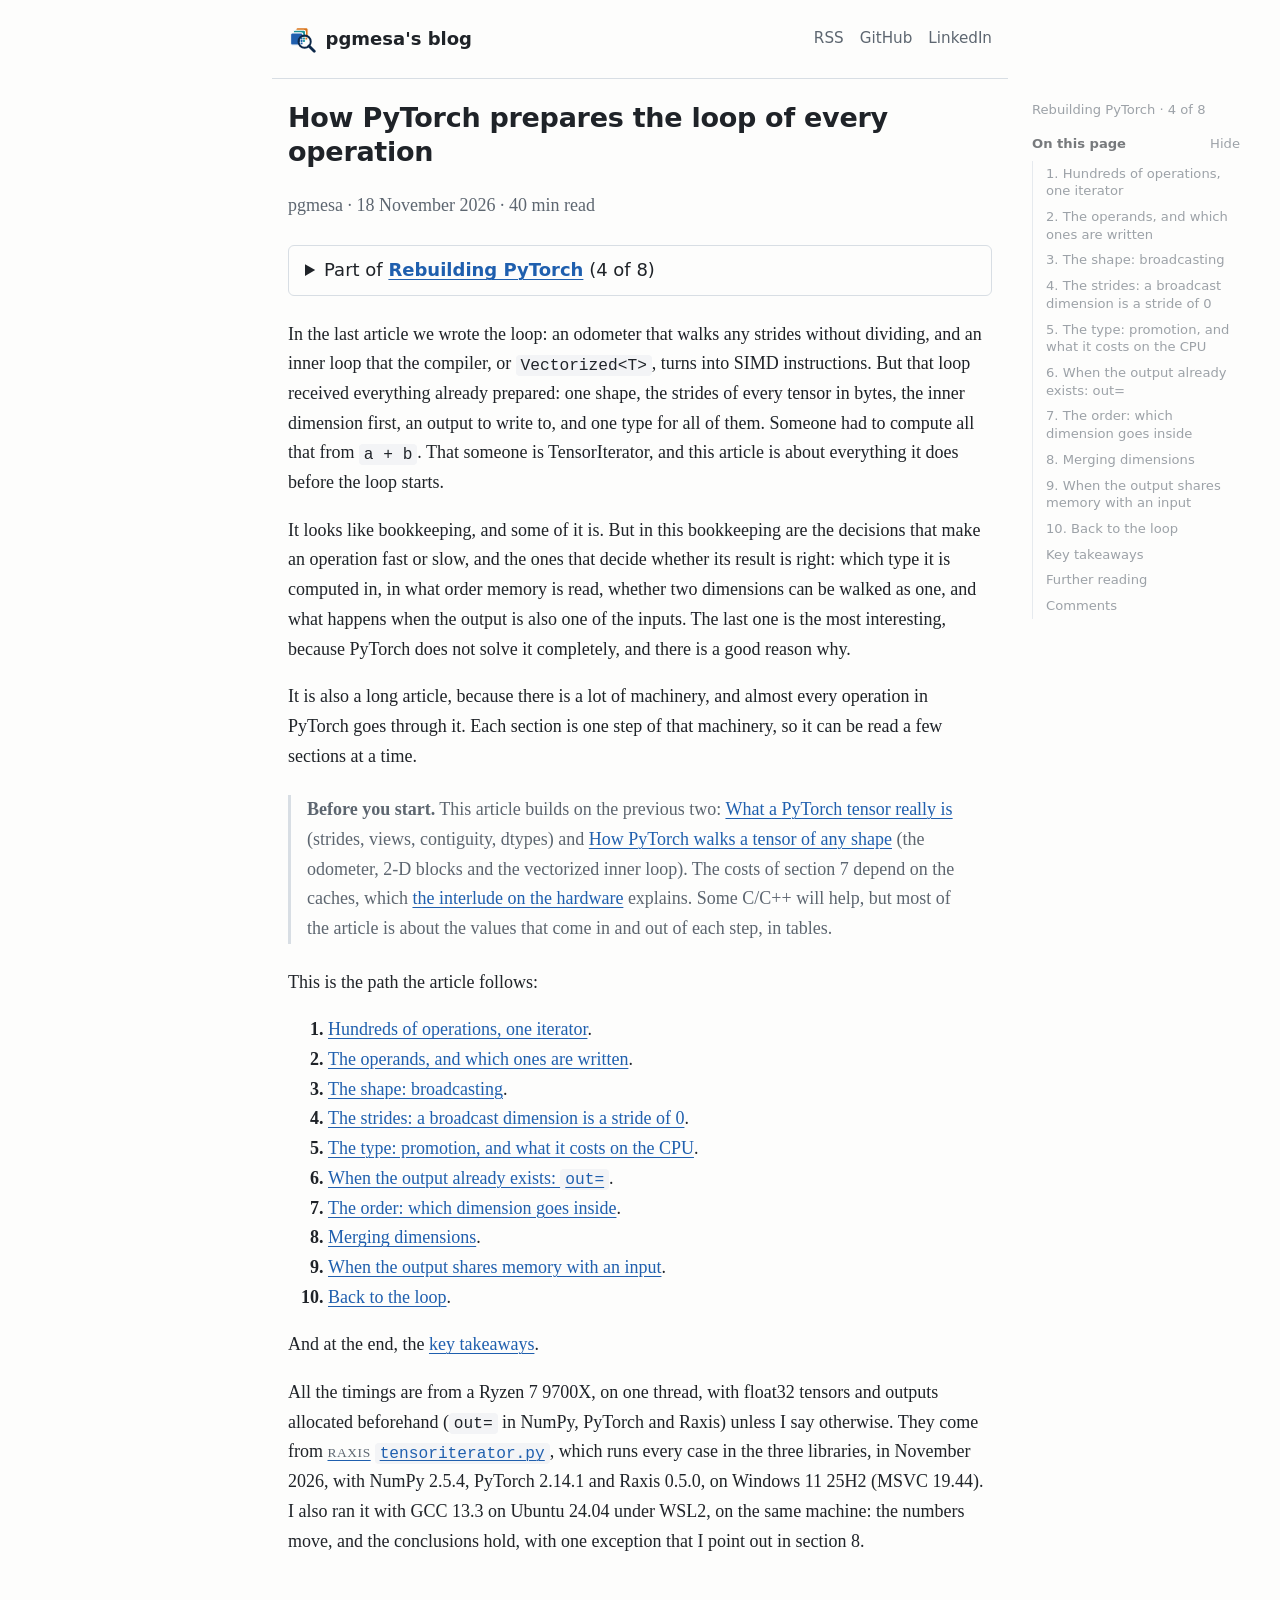
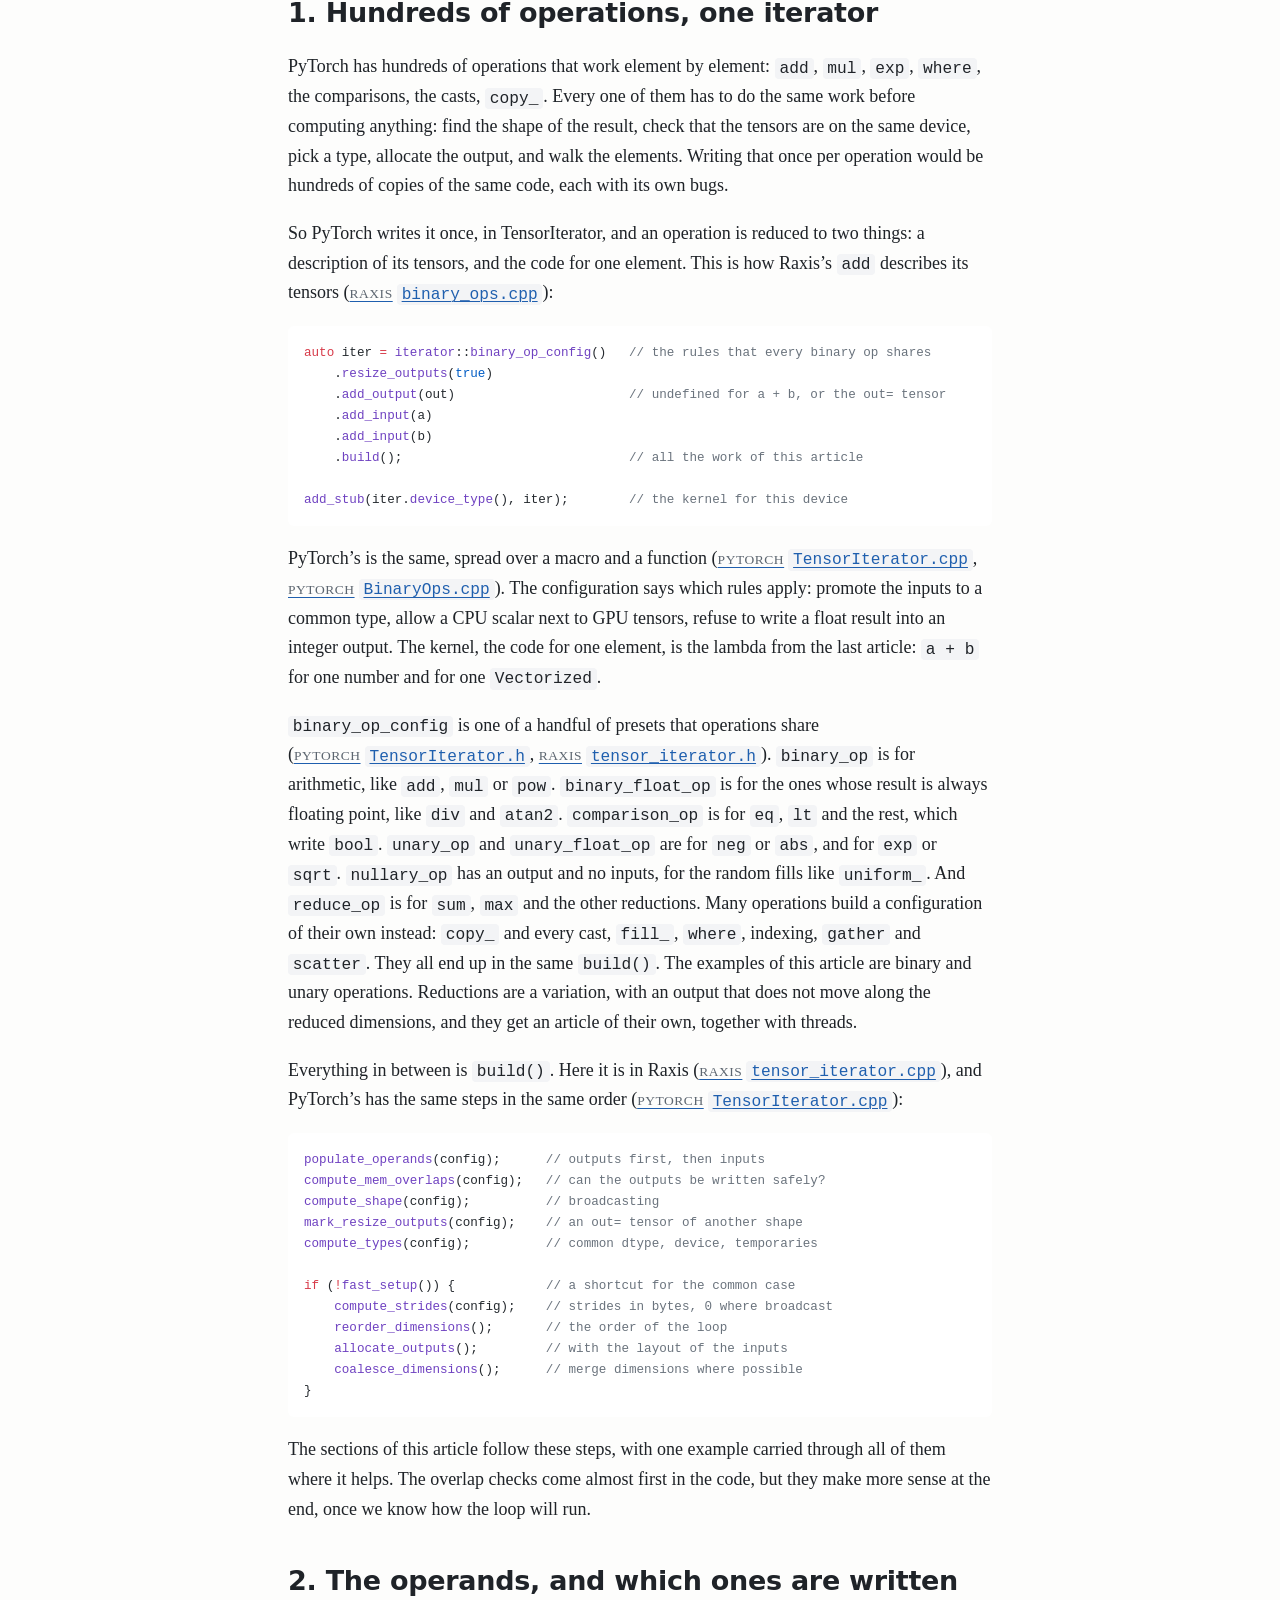
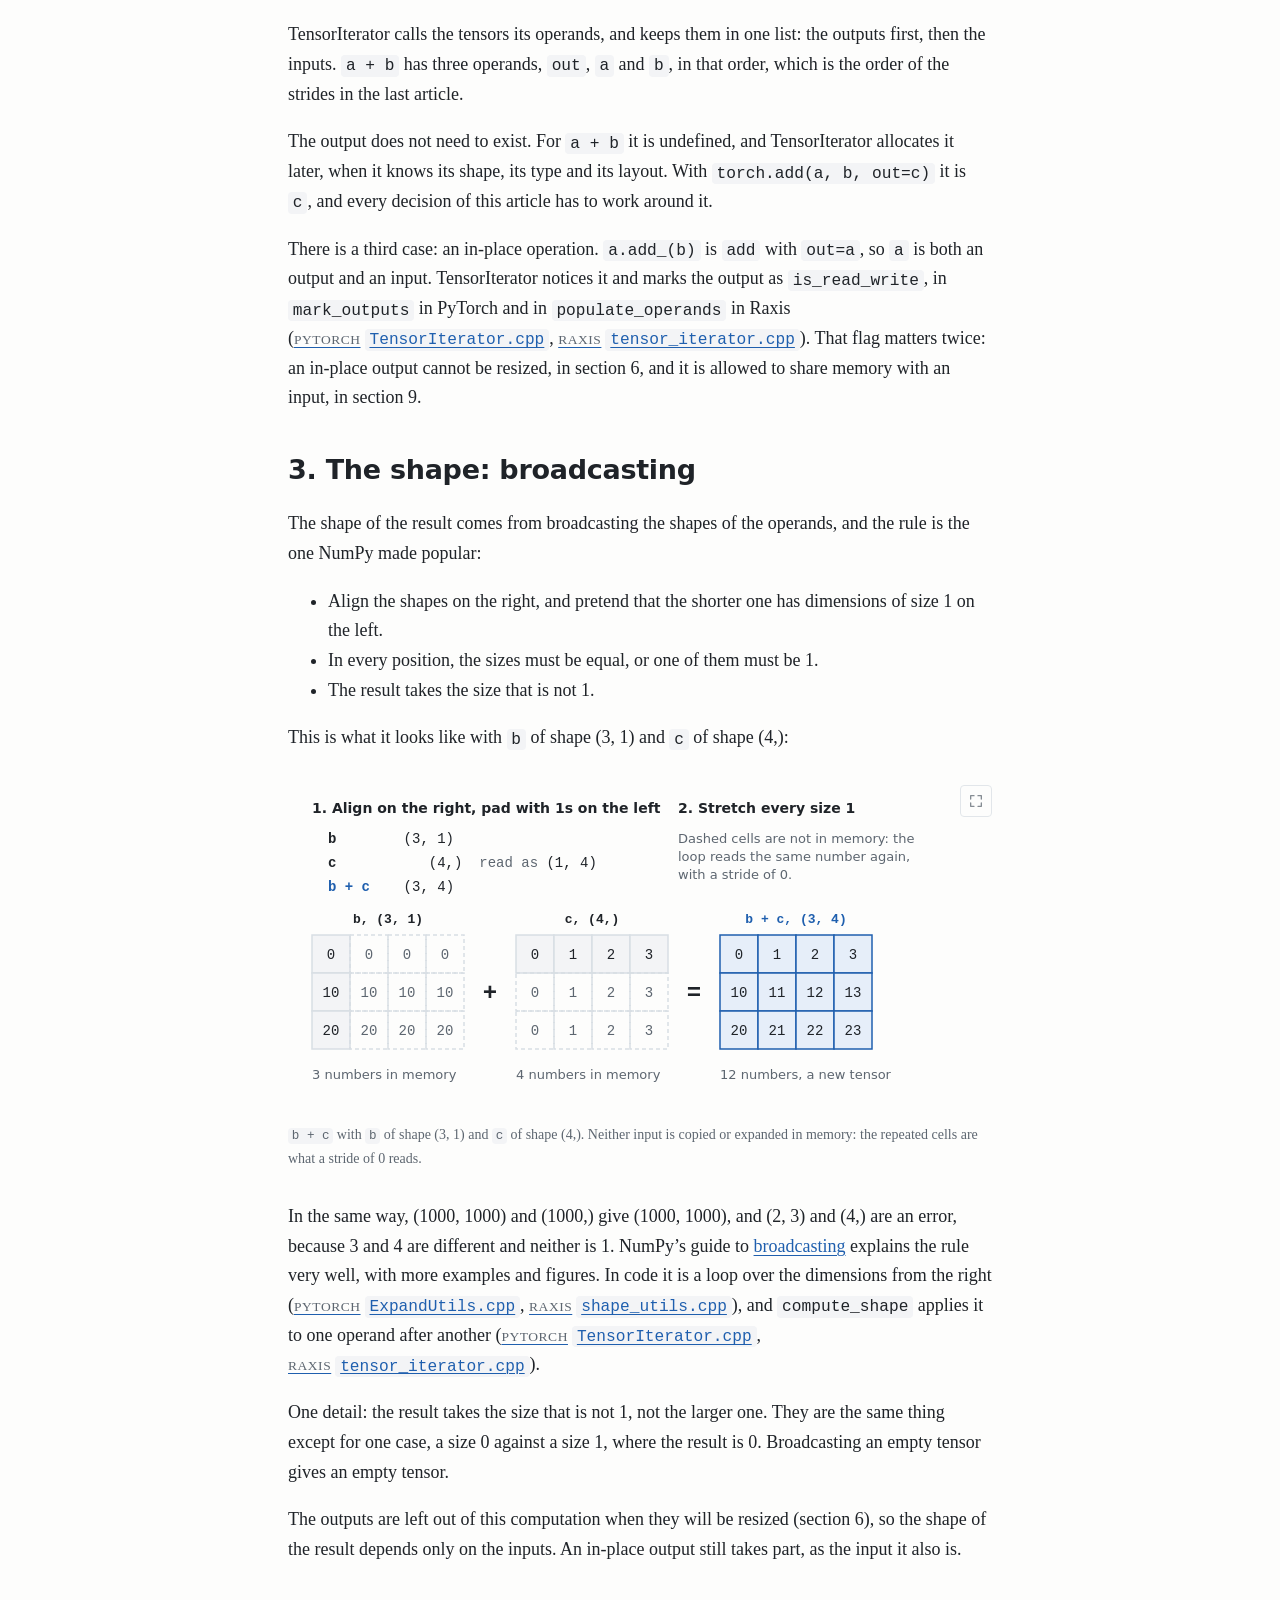
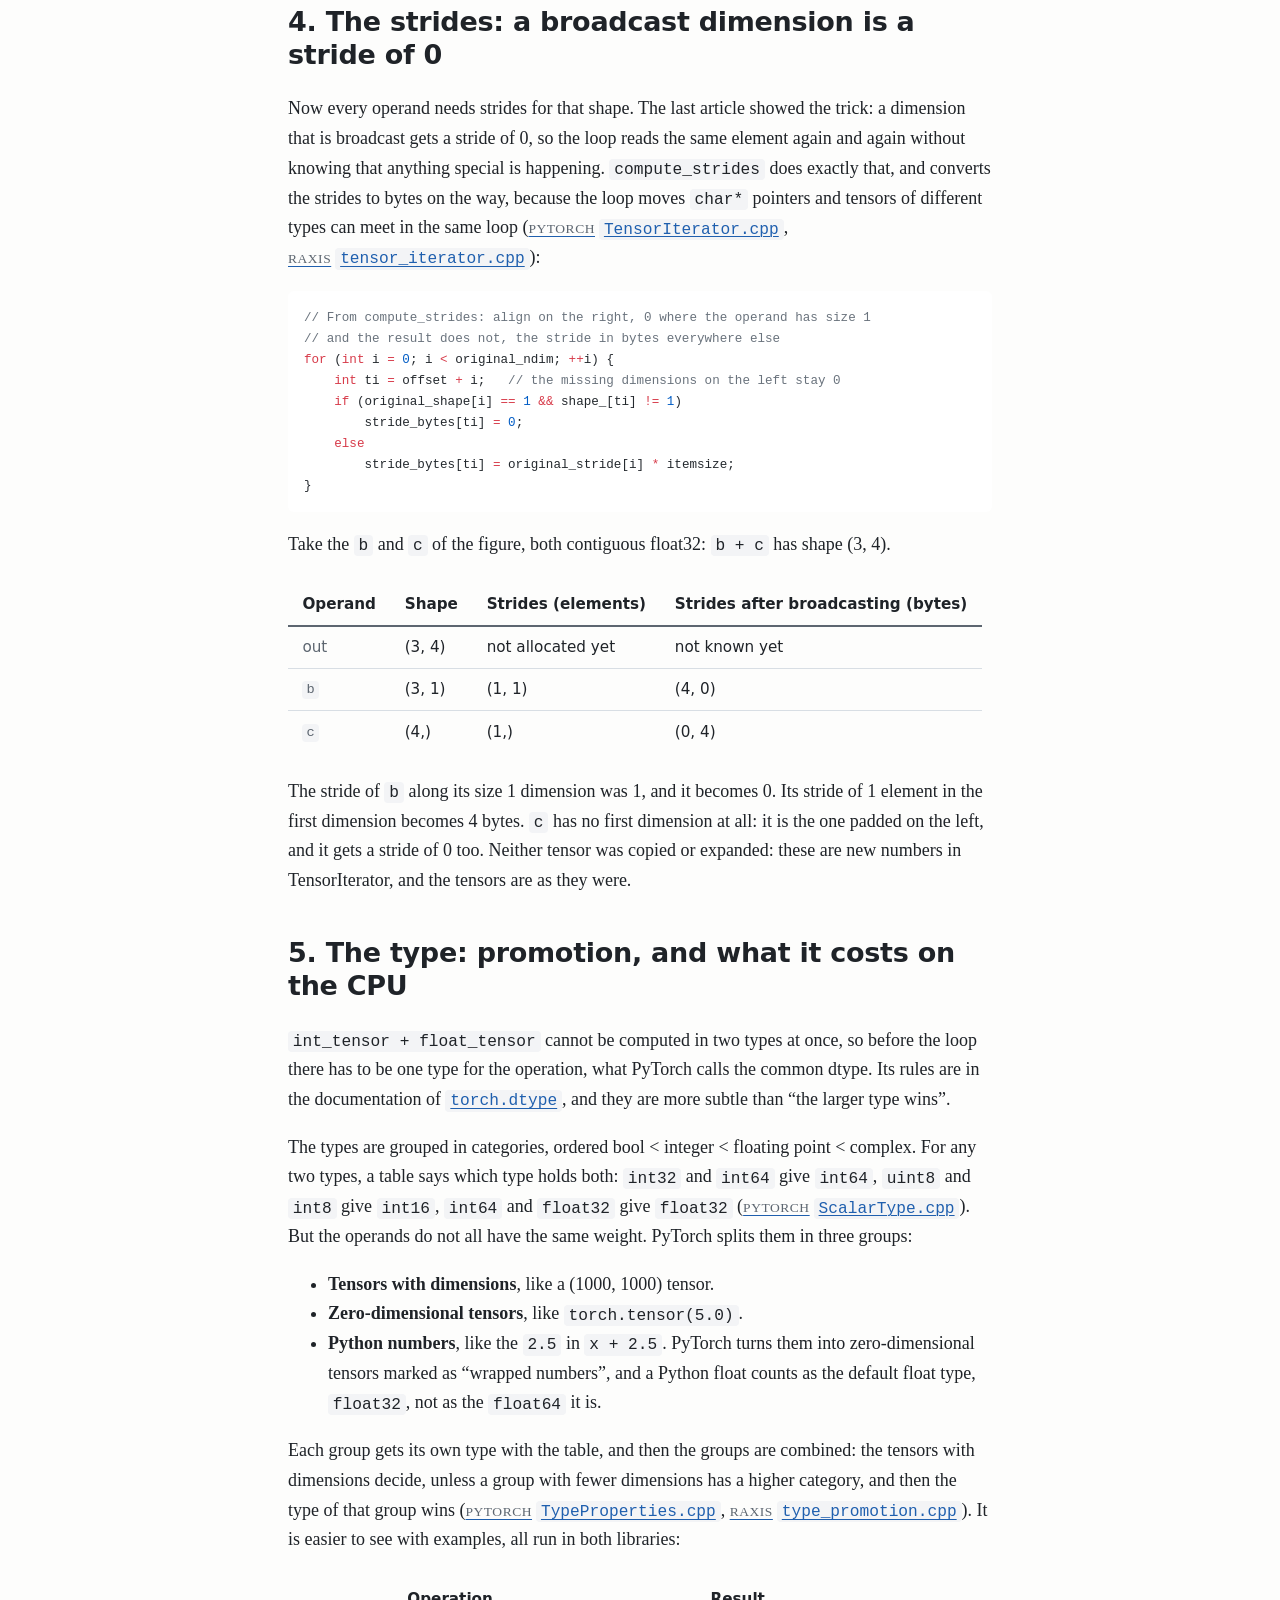
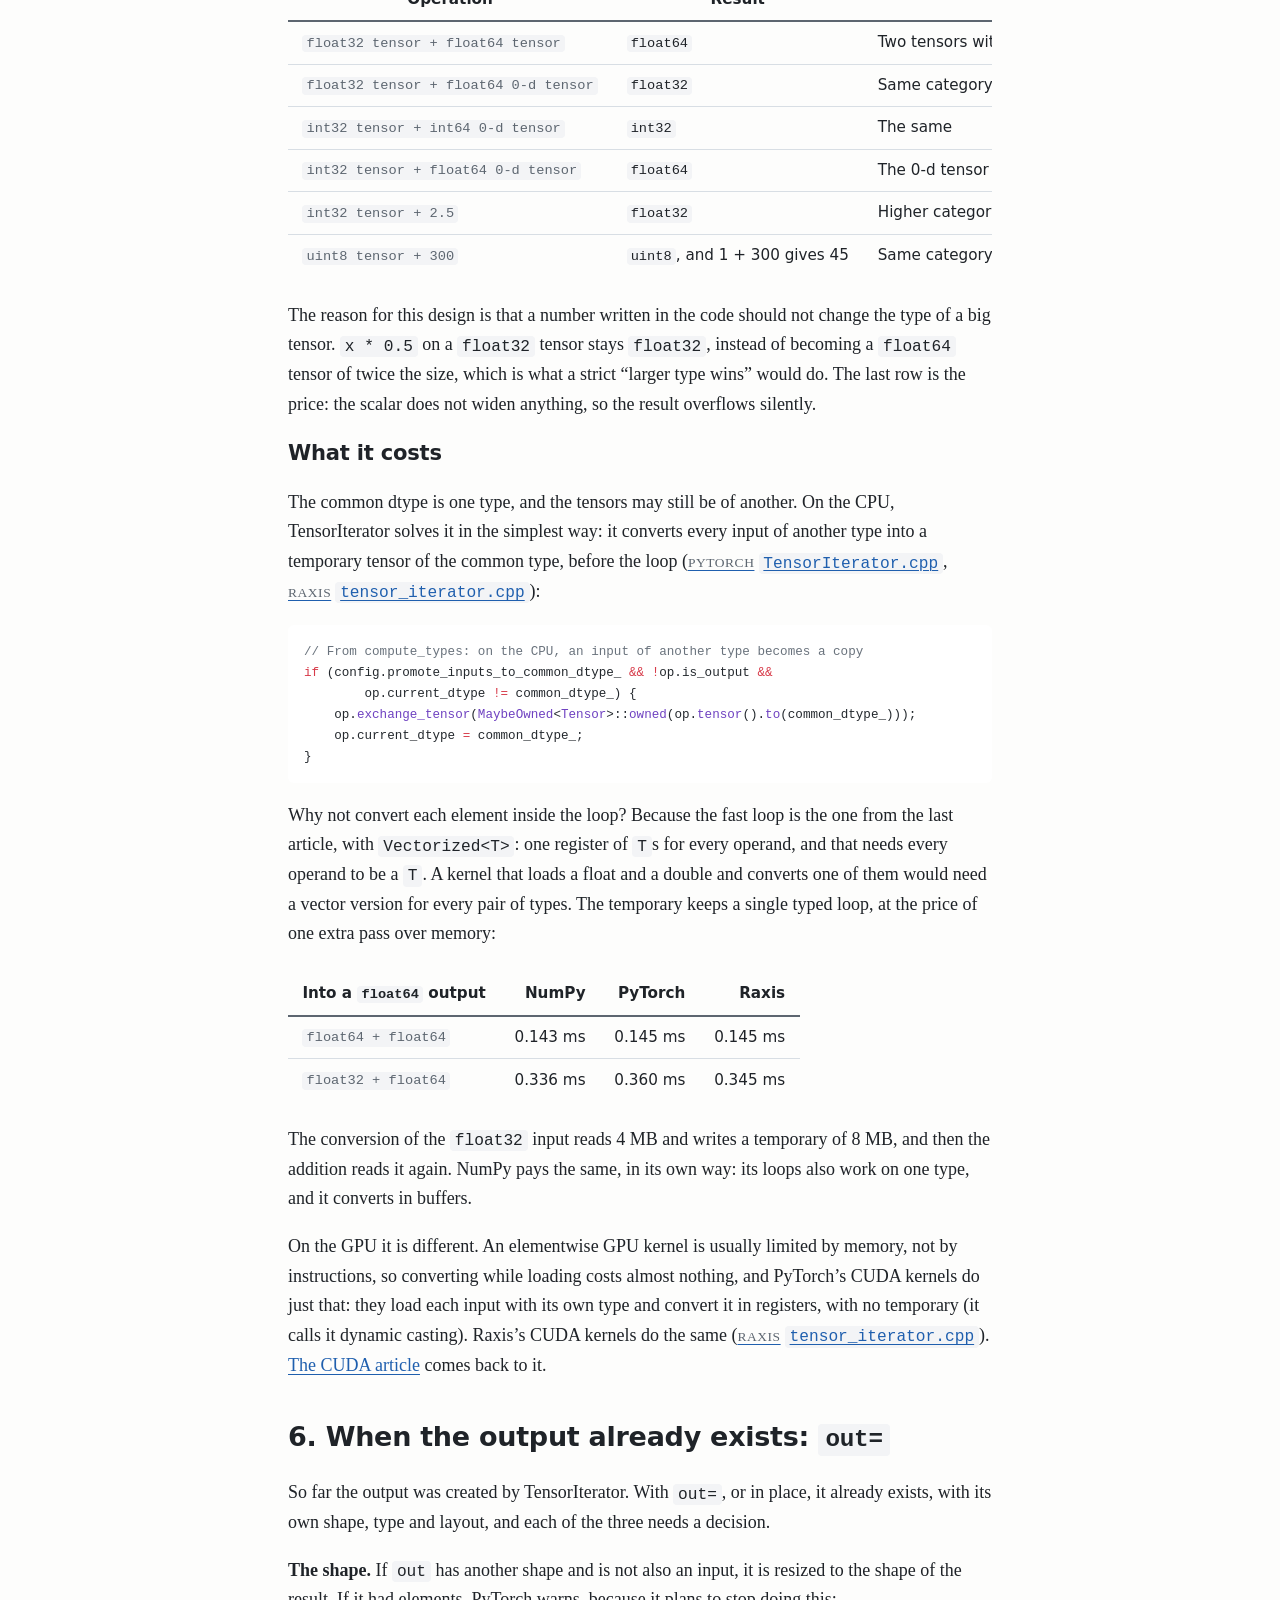
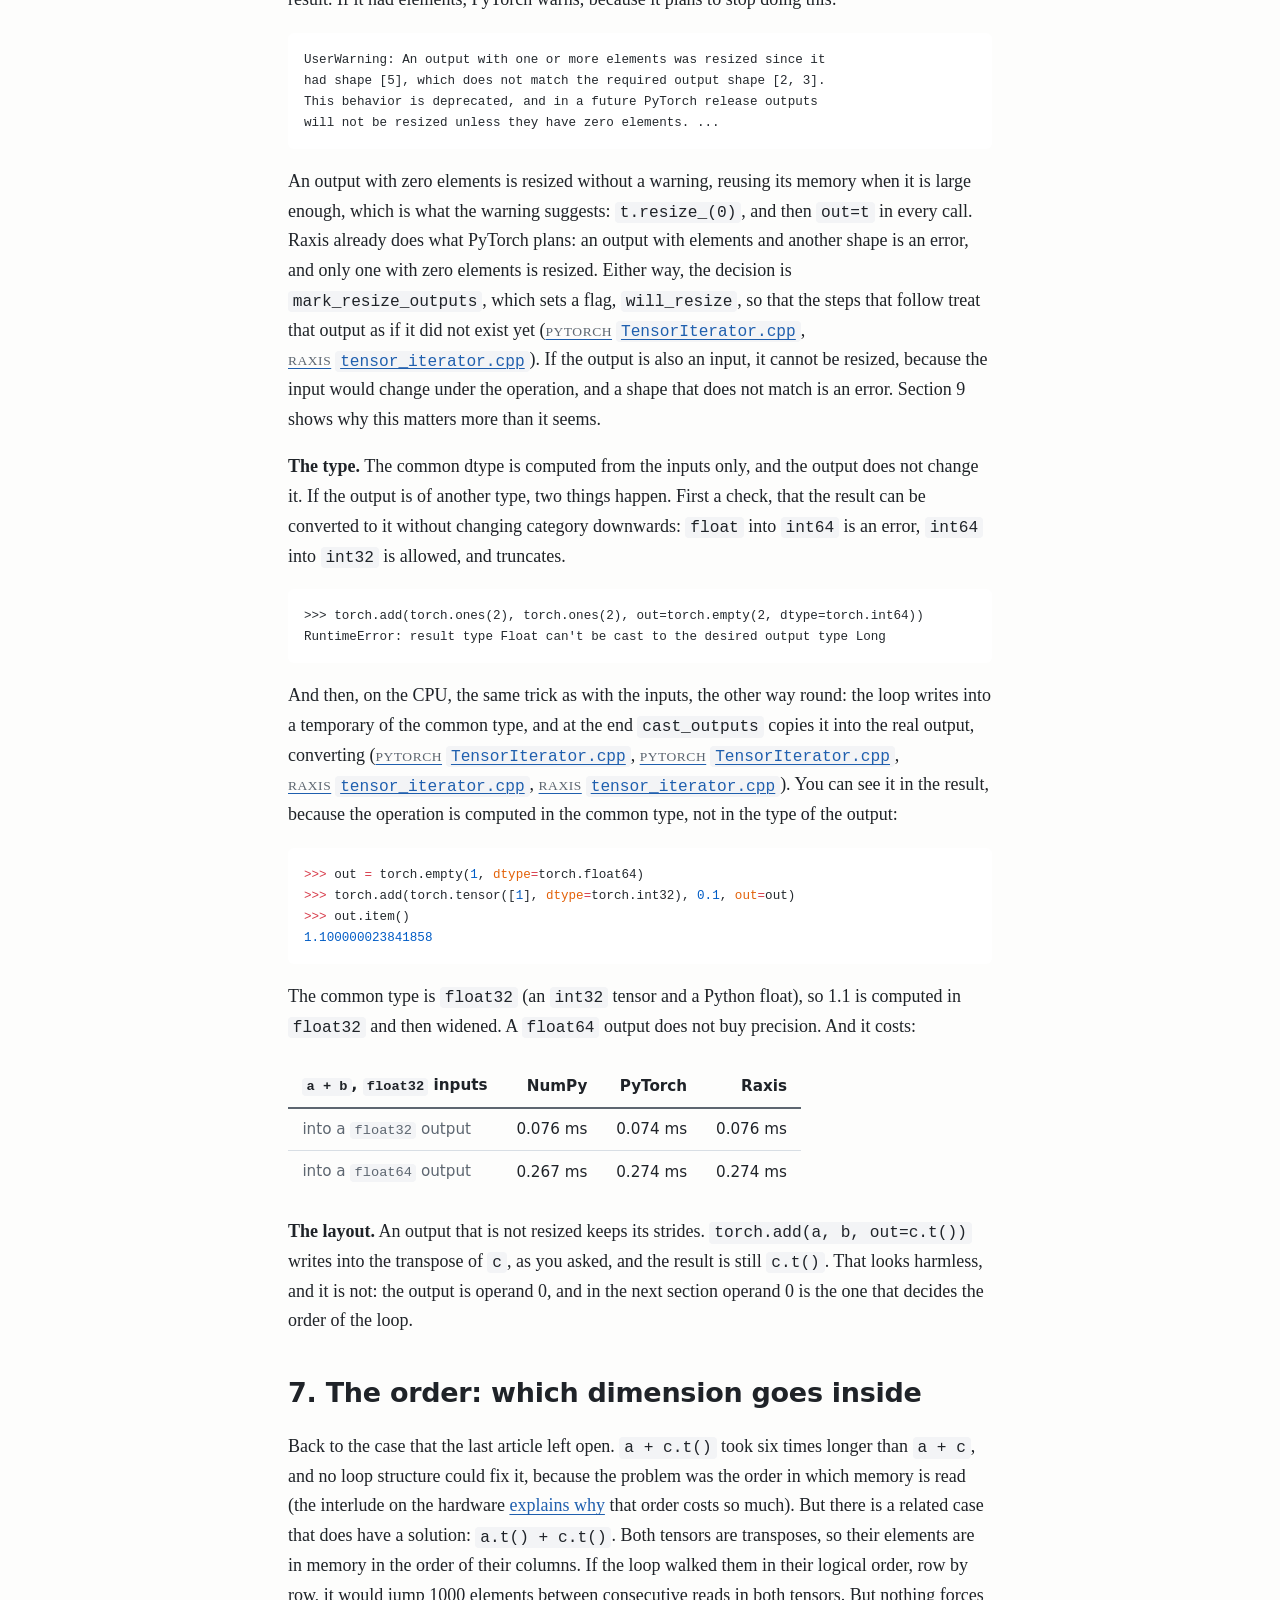
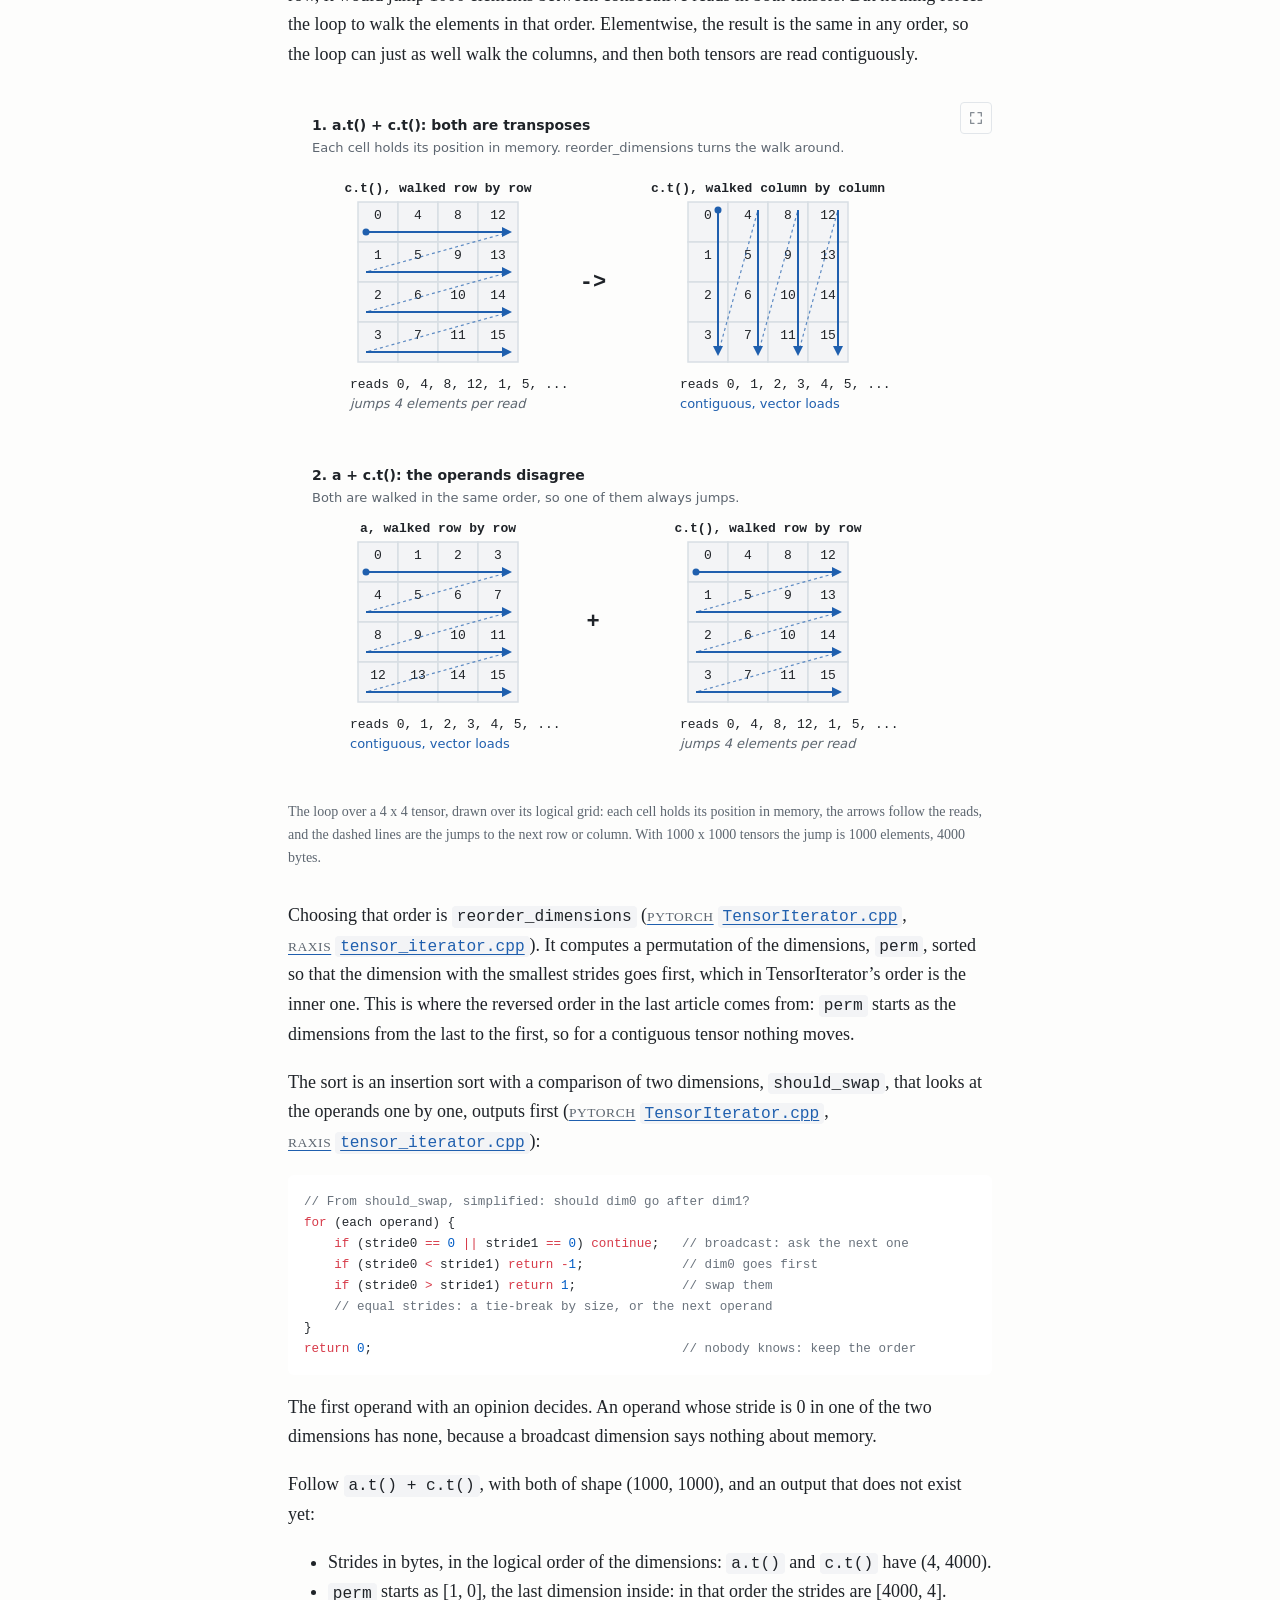
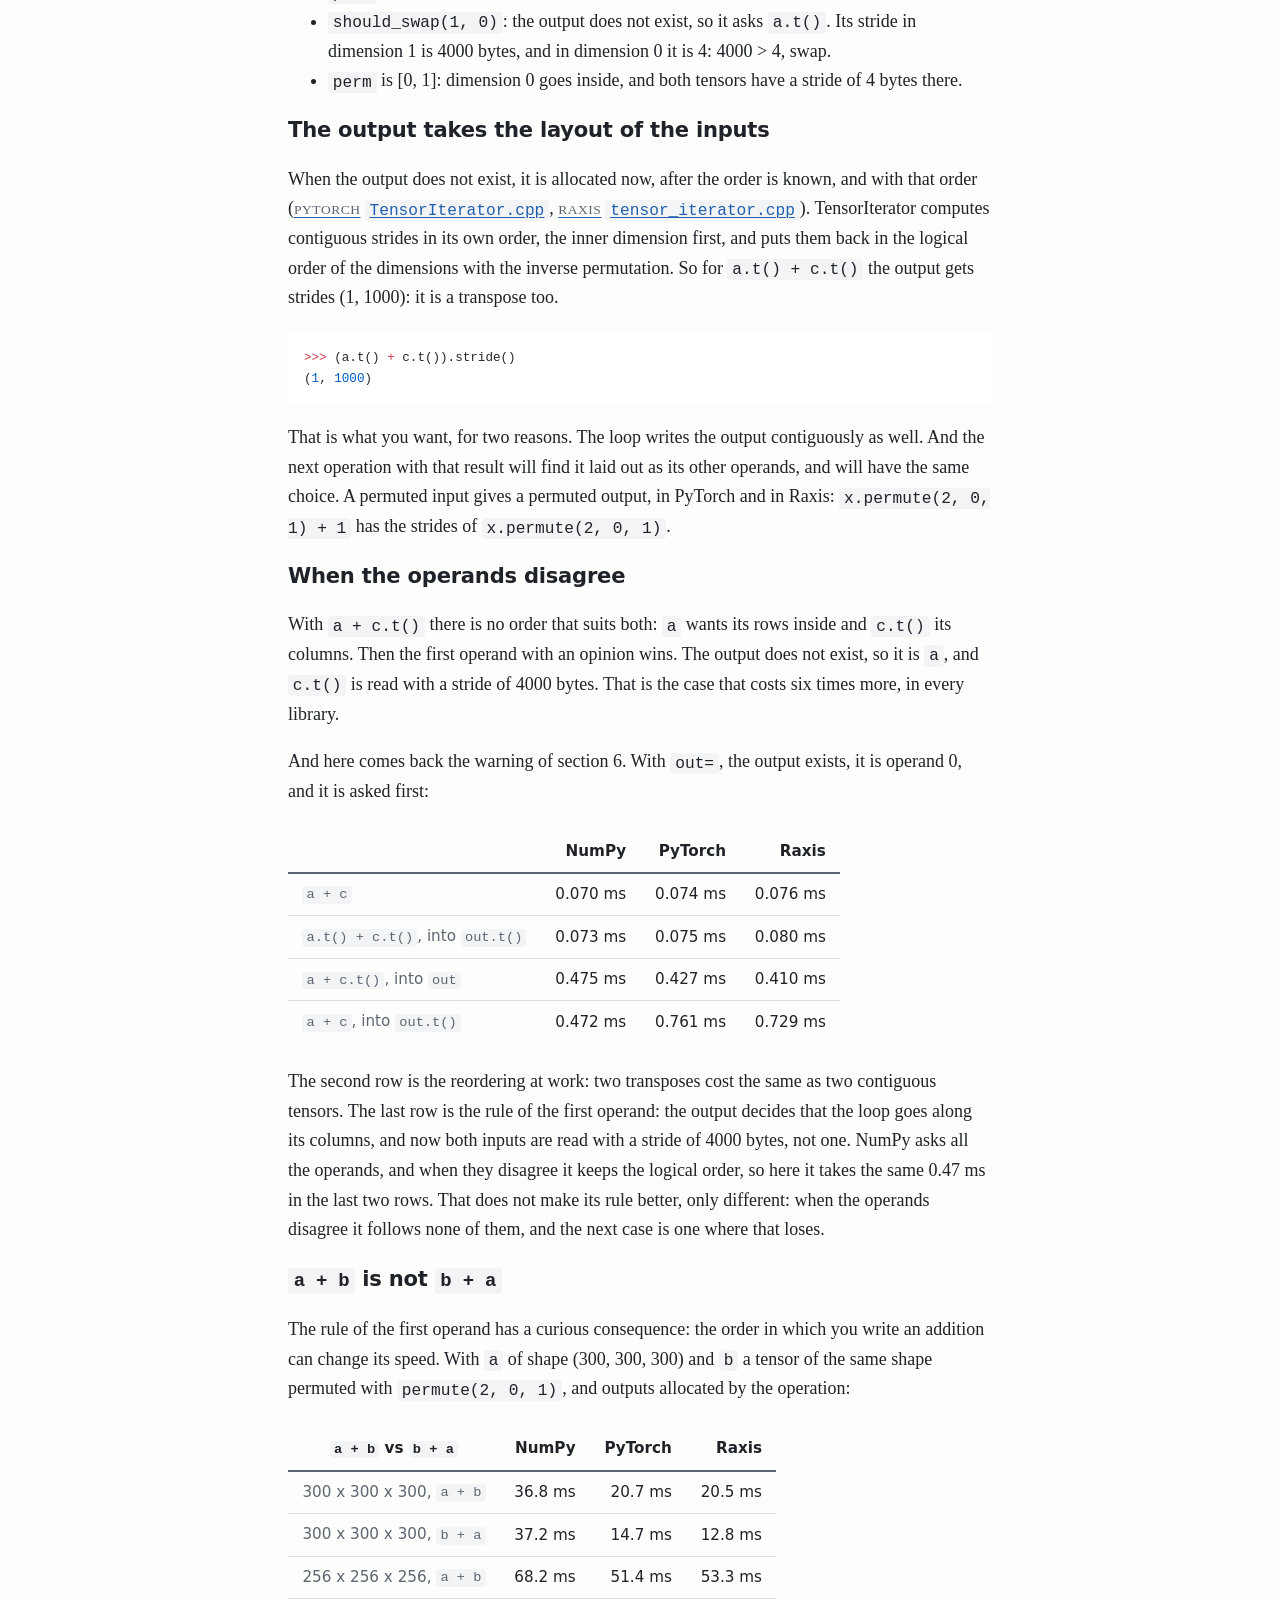
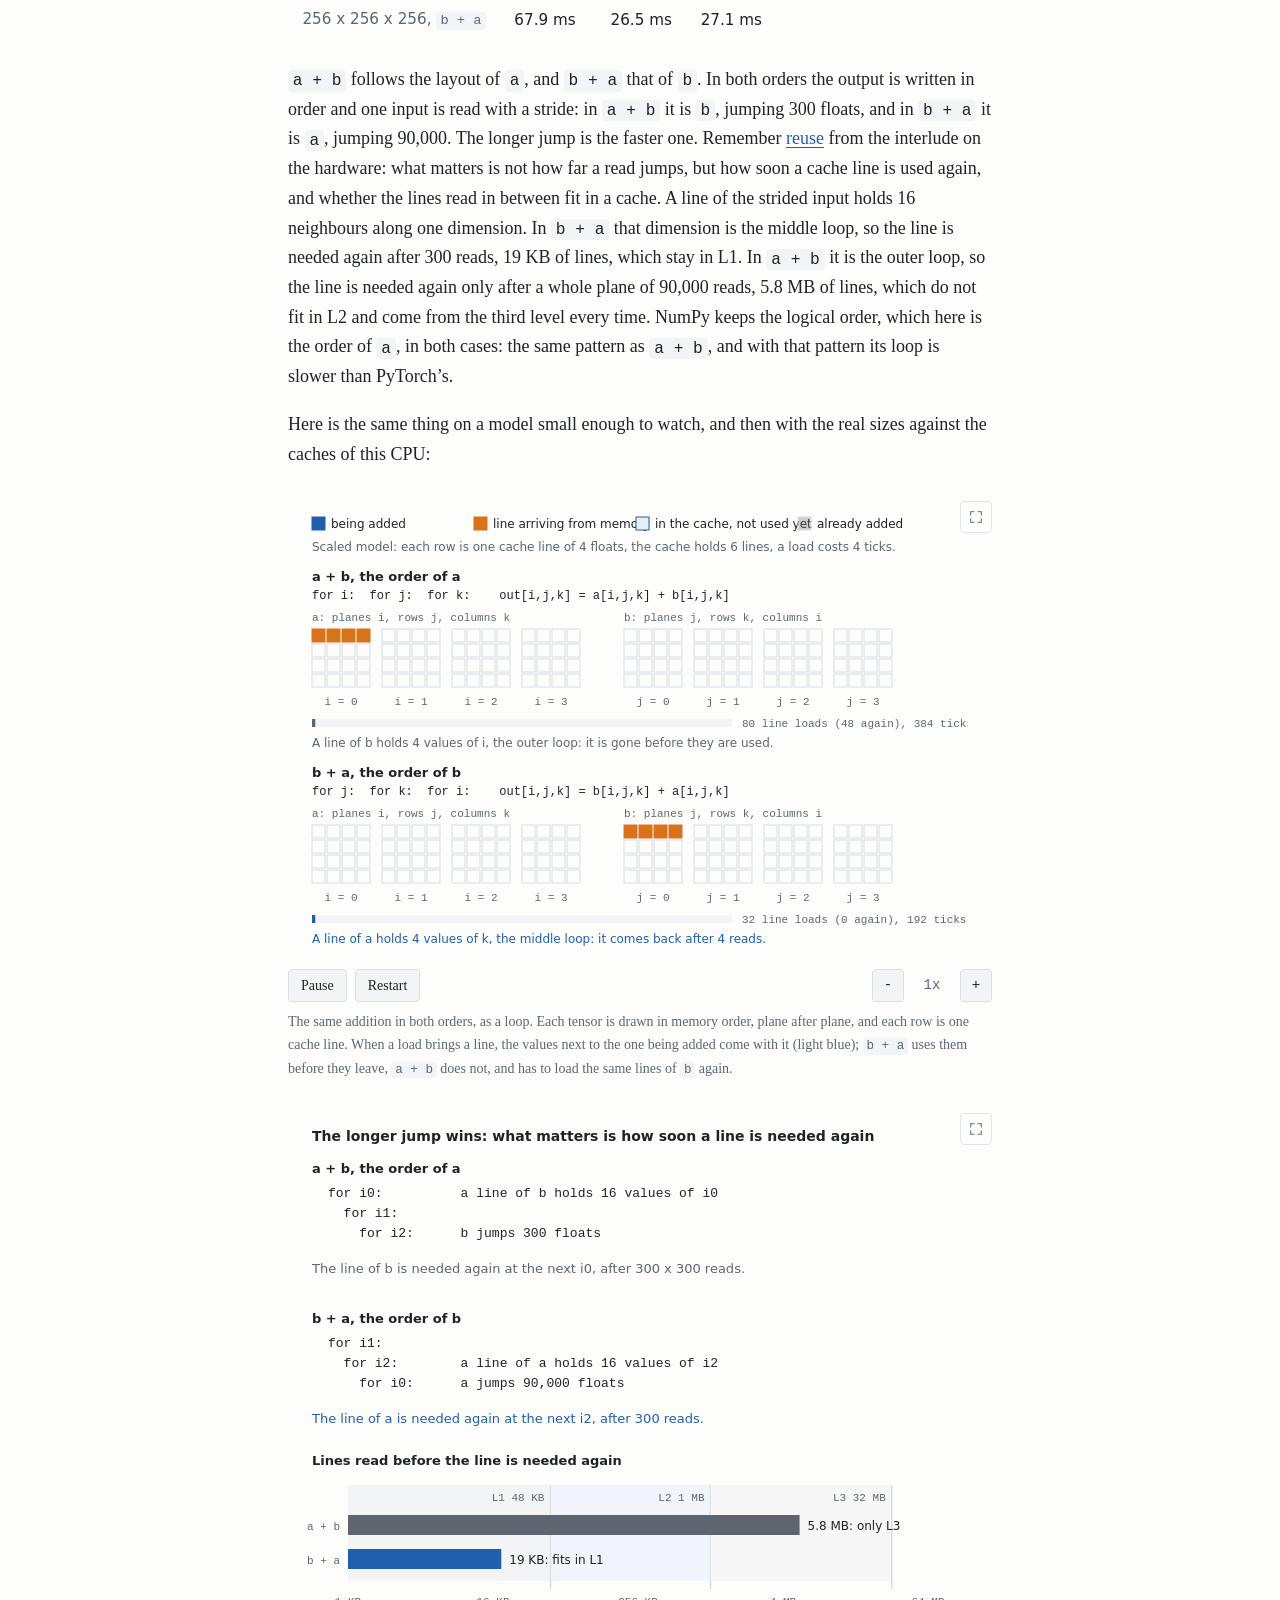
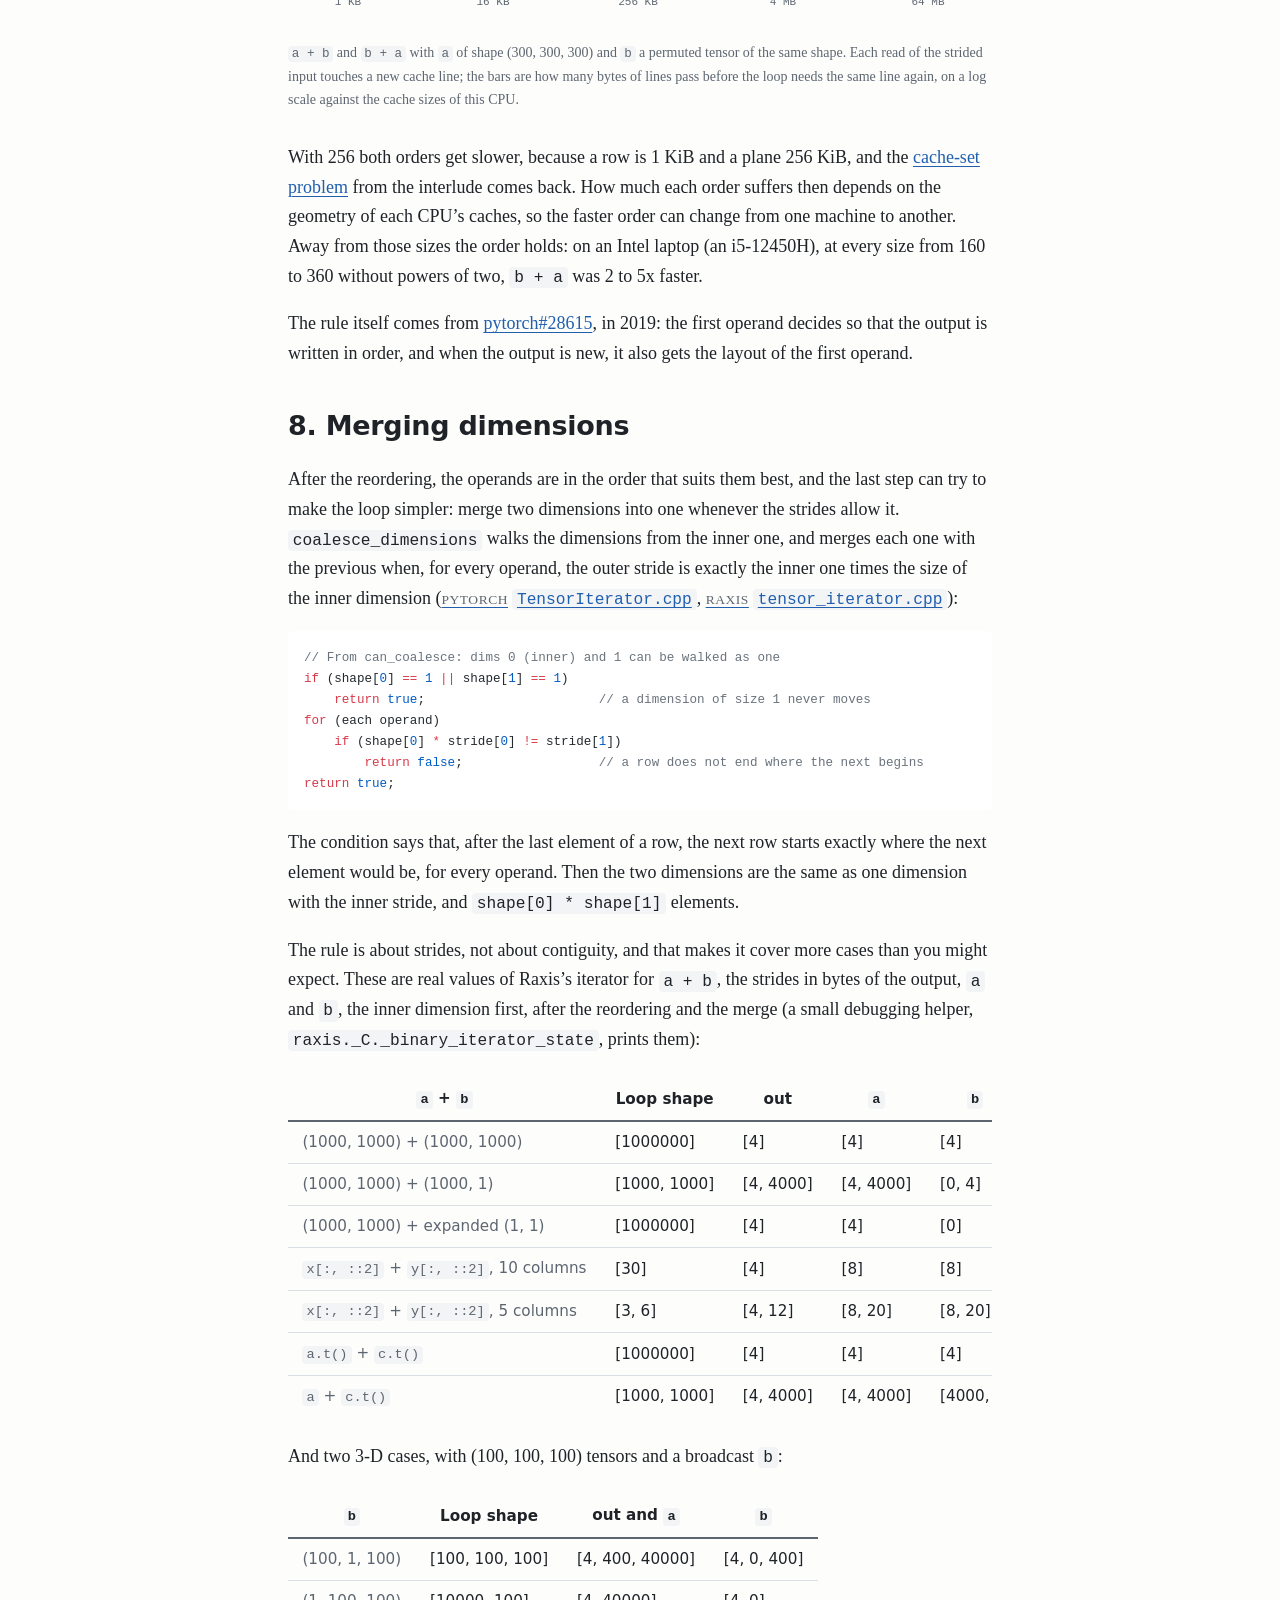
<file: posts/tensoriterator/index.html>
<!DOCTYPE html><html lang="en" data-astro-cid-z4jru4n3><head><meta charset="utf-8"><meta name="viewport" content="width=device-width, initial-scale=1"><title>How PyTorch prepares the loop of every operation | pgmesa&#39;s blog</title><meta name="description" content="Broadcasting, type promotion, an output that already exists, the order of the dimensions, merging them, and the memory a tensor shares with itself."><meta name="author" content="Pablo García Mesa"><link rel="canonical" href="https://blog.pgmesa.com/posts/tensoriterator/"><link rel="icon" type="image/svg+xml" href="/favicon.svg"><link rel="alternate" type="application/rss+xml" title="pgmesa's blog" href="/rss.xml"><link rel="sitemap" href="/sitemap-index.xml"><meta property="og:type" content="article"><meta property="og:title" content="How PyTorch prepares the loop of every operation"><meta property="og:description" content="Broadcasting, type promotion, an output that already exists, the order of the dimensions, merging them, and the memory a tensor shares with itself."><meta property="og:url" content="https://blog.pgmesa.com/posts/tensoriterator/"><meta property="og:site_name" content="pgmesa's blog"><meta property="article:published_time" content="2026-11-18T00:00:00.000Z"><meta property="article:modified_time" content="2026-11-18T00:00:00.000Z"><meta property="article:tag" content="pytorch"><meta property="article:tag" content="tensoriterator"><meta property="article:tag" content="performance"><meta property="og:image" content="https://blog.pgmesa.com/og/posts/tensoriterator.png"><meta property="og:image:type" content="image/png"><meta property="og:image:width" content="1200"><meta property="og:image:height" content="630"><meta property="og:image:alt" content="How PyTorch prepares the loop of every operation"><meta name="twitter:card" content="summary_large_image"><script type="application/ld+json">{"@context":"https://schema.org","@type":"BlogPosting","headline":"How PyTorch prepares the loop of every operation","description":"Broadcasting, type promotion, an output that already exists, the order of the dimensions, merging them, and the memory a tensor shares with itself.","url":"https://blog.pgmesa.com/posts/tensoriterator/","mainEntityOfPage":"https://blog.pgmesa.com/posts/tensoriterator/","author":{"@type":"Person","name":"Pablo García Mesa","url":"https://github.com/pgmesa"},"datePublished":"2026-11-18T00:00:00.000Z","dateModified":"2026-11-18T00:00:00.000Z","keywords":"pytorch, tensoriterator, performance"}</script><script type="module" src="https://static.cloudflareinsights.com/beacon.min.js" data-cf-beacon="{&quot;token&quot;:&quot;956bb0ad972944c48d0de3df881b57fa&quot;}"></script><link rel="stylesheet" href="/_astro/_..CZHG1gc1.css"><link rel="stylesheet" href="/_astro/BaseLayout.BDGeZDxW.css"><style>.src[data-astro-cid-3c55tpoi]{white-space:nowrap}.src[data-astro-cid-3c55tpoi] code[data-astro-cid-3c55tpoi]{white-space:normal}.src-repo[data-astro-cid-3c55tpoi]{text-transform:uppercase;letter-spacing:.04em;color:var(--muted);margin-right:.3em;font-size:.75em}
</style><link rel="stylesheet" href="/_astro/tensoriterator.BvVA7trq.css"></head><body data-astro-cid-z4jru4n3><header class="container site-header" data-astro-cid-z4jru4n3><a class="site-title" href="/" data-astro-cid-z4jru4n3><svg class="logo" viewBox="0 0 32 32" aria-hidden="true" data-astro-cid-f7espo7c><clipPath id="logo-lens" data-astro-cid-f7espo7c><circle cx="19" cy="19" r="7" data-astro-cid-f7espo7c></circle></clipPath><rect x="9" y="3" width="14" height="14" rx="2" class="layer back" data-astro-cid-f7espo7c></rect><rect x="6" y="6" width="14" height="14" rx="2" class="layer middle" data-astro-cid-f7espo7c></rect><rect x="3" y="9" width="14" height="14" rx="2" class="layer front" data-astro-cid-f7espo7c></rect><circle cx="19" cy="19" r="7" class="lens-bg" data-astro-cid-f7espo7c></circle><g clip-path="url(#logo-lens)" data-astro-cid-f7espo7c><rect x="11.8" y="11.8" width="2.1" height="2.1" rx="0.4" class="front" data-astro-cid-f7espo7c></rect><rect x="14.5" y="11.8" width="2.1" height="2.1" rx="0.4" class="front" data-astro-cid-f7espo7c></rect><rect x="17.2" y="11.8" width="2.1" height="2.1" rx="0.4" class="middle" data-astro-cid-f7espo7c></rect><rect x="19.9" y="11.8" width="2.1" height="2.1" rx="0.4" class="back" data-astro-cid-f7espo7c></rect><rect x="11.8" y="14.5" width="2.1" height="2.1" rx="0.4" class="front" data-astro-cid-f7espo7c></rect><rect x="14.5" y="14.5" width="2.1" height="2.1" rx="0.4" class="front" data-astro-cid-f7espo7c></rect><rect x="17.2" y="14.5" width="2.1" height="2.1" rx="0.4" class="middle" data-astro-cid-f7espo7c></rect><rect x="19.9" y="14.5" width="2.1" height="2.1" rx="0.4" class="back" data-astro-cid-f7espo7c></rect><rect x="11.8" y="17.2" width="2.1" height="2.1" rx="0.4" class="front" data-astro-cid-f7espo7c></rect><rect x="14.5" y="17.2" width="2.1" height="2.1" rx="0.4" class="front" data-astro-cid-f7espo7c></rect><rect x="17.2" y="17.2" width="2.1" height="2.1" rx="0.4" class="middle" data-astro-cid-f7espo7c></rect><rect x="11.8" y="19.9" width="2.1" height="2.1" rx="0.4" class="front" data-astro-cid-f7espo7c></rect><rect x="14.5" y="19.9" width="2.1" height="2.1" rx="0.4" class="front" data-astro-cid-f7espo7c></rect></g><circle cx="19" cy="19" r="7" class="glass" data-astro-cid-f7espo7c></circle><line x1="24" y1="24" x2="30" y2="30" class="handle" data-astro-cid-f7espo7c></line></svg>pgmesa&#39;s blog</a><nav data-astro-cid-z4jru4n3><a href="/rss.xml" data-astro-cid-z4jru4n3>RSS</a><a href="https://github.com/pgmesa" data-astro-cid-z4jru4n3>GitHub</a><a href="https://www.linkedin.com/in/pgmesa/" data-astro-cid-z4jru4n3>LinkedIn</a></nav></header><main class="container" data-astro-cid-z4jru4n3><article data-astro-cid-ssdmjifj><header data-astro-cid-ssdmjifj><h1 data-astro-cid-ssdmjifj>How PyTorch prepares the loop of every operation</h1><p class="muted" data-astro-cid-ssdmjifj>pgmesa &middot; <time datetime="2026-11-18T00:00:00.000Z" data-astro-cid-ssdmjifj>18 November 2026</time> &middot; 40 min read</p></header><div class="page-toc" data-astro-cid-lifsiwye><aside class="toc-side" aria-label="On this page" data-astro-cid-lifsiwye><nav data-astro-cid-lifsiwye><a class="toc-series" href="/series/rebuilding-pytorch/" data-astro-cid-lifsiwye>Rebuilding PyTorch · 4 of 8</a><div class="toc-head" data-astro-cid-lifsiwye><p class="toc-title" data-astro-cid-lifsiwye>On this page</p><button type="button" class="toc-hide" aria-expanded="true" data-astro-cid-lifsiwye>Hide</button></div><ol class="toc-list" data-astro-cid-lifsiwye><li data-astro-cid-lifsiwye><a href="#1-hundreds-of-operations-one-iterator" data-astro-cid-lifsiwye>1. Hundreds of operations, one iterator</a></li><li data-astro-cid-lifsiwye><a href="#2-the-operands-and-which-ones-are-written" data-astro-cid-lifsiwye>2. The operands, and which ones are written</a></li><li data-astro-cid-lifsiwye><a href="#3-the-shape-broadcasting" data-astro-cid-lifsiwye>3. The shape: broadcasting</a></li><li data-astro-cid-lifsiwye><a href="#4-the-strides-a-broadcast-dimension-is-a-stride-of-0" data-astro-cid-lifsiwye>4. The strides: a broadcast dimension is a stride of 0</a></li><li data-astro-cid-lifsiwye><a href="#5-the-type-promotion-and-what-it-costs-on-the-cpu" data-astro-cid-lifsiwye>5. The type: promotion, and what it costs on the CPU</a><ol data-astro-cid-lifsiwye><li data-astro-cid-lifsiwye><a href="#what-it-costs" data-astro-cid-lifsiwye>What it costs</a></li></ol></li><li data-astro-cid-lifsiwye><a href="#6-when-the-output-already-exists-out" data-astro-cid-lifsiwye>6. When the output already exists: out=</a></li><li data-astro-cid-lifsiwye><a href="#7-the-order-which-dimension-goes-inside" data-astro-cid-lifsiwye>7. The order: which dimension goes inside</a><ol data-astro-cid-lifsiwye><li data-astro-cid-lifsiwye><a href="#the-output-takes-the-layout-of-the-inputs" data-astro-cid-lifsiwye>The output takes the layout of the inputs</a></li><li data-astro-cid-lifsiwye><a href="#when-the-operands-disagree" data-astro-cid-lifsiwye>When the operands disagree</a></li><li data-astro-cid-lifsiwye><a href="#a--b-is-not-b--a" data-astro-cid-lifsiwye>a + b is not b + a</a></li></ol></li><li data-astro-cid-lifsiwye><a href="#8-merging-dimensions" data-astro-cid-lifsiwye>8. Merging dimensions</a><ol data-astro-cid-lifsiwye><li data-astro-cid-lifsiwye><a href="#why-it-matters" data-astro-cid-lifsiwye>Why it matters</a></li><li data-astro-cid-lifsiwye><a href="#a-shortcut-for-the-common-case" data-astro-cid-lifsiwye>A shortcut for the common case</a></li></ol></li><li data-astro-cid-lifsiwye><a href="#9-when-the-output-shares-memory-with-an-input" data-astro-cid-lifsiwye>9. When the output shares memory with an input</a><ol data-astro-cid-lifsiwye><li data-astro-cid-lifsiwye><a href="#the-case-that-is-fine-in-place" data-astro-cid-lifsiwye>The case that is fine: in place</a></li><li data-astro-cid-lifsiwye><a href="#an-input-that-is-broadcast-cannot-be-the-output" data-astro-cid-lifsiwye>An input that is broadcast cannot be the output</a></li><li data-astro-cid-lifsiwye><a href="#an-output-that-repeats-elements" data-astro-cid-lifsiwye>An output that repeats elements</a></li><li data-astro-cid-lifsiwye><a href="#an-output-that-overlaps-an-input-shifted" data-astro-cid-lifsiwye>An output that overlaps an input, shifted</a></li><li data-astro-cid-lifsiwye><a href="#how-pytorch-checks-it" data-astro-cid-lifsiwye>How PyTorch checks it</a></li><li data-astro-cid-lifsiwye><a href="#why-not-solve-it-exactly" data-astro-cid-lifsiwye>Why not solve it exactly?</a></li></ol></li><li data-astro-cid-lifsiwye><a href="#10-back-to-the-loop" data-astro-cid-lifsiwye>10. Back to the loop</a></li><li data-astro-cid-lifsiwye><a href="#key-takeaways" data-astro-cid-lifsiwye>Key takeaways</a></li><li data-astro-cid-lifsiwye><a href="#further-reading" data-astro-cid-lifsiwye>Further reading</a></li><li data-astro-cid-lifsiwye><a href="#comments" data-astro-cid-lifsiwye>Comments</a></li></ol></nav></aside><script>
        try {
          if (localStorage.getItem('toc-hidden') === '1') {
            const side = document.currentScript.previousElementSibling;
            side.classList.add('collapsed');
            const hide = side.querySelector('.toc-hide');
            hide.textContent = 'Show';
            hide.setAttribute('aria-expanded', 'false');
          }
        } catch {}
      </script><button type="button" class="toc-fab" aria-label="Sections of this page" data-astro-cid-lifsiwye><svg viewBox="0 0 24 24" aria-hidden="true" data-astro-cid-lifsiwye><path d="M4 6h16M4 12h16M4 18h10" data-astro-cid-lifsiwye></path></svg></button><dialog class="toc-sheet" aria-label="On this page" data-astro-cid-lifsiwye><div class="toc-head" data-astro-cid-lifsiwye><p class="toc-title" data-astro-cid-lifsiwye>On this page</p><button type="button" class="toc-close" data-astro-cid-lifsiwye>Close</button></div><ol class="toc-list" data-astro-cid-lifsiwye><li data-astro-cid-lifsiwye><a href="#1-hundreds-of-operations-one-iterator" data-astro-cid-lifsiwye>1. Hundreds of operations, one iterator</a></li><li data-astro-cid-lifsiwye><a href="#2-the-operands-and-which-ones-are-written" data-astro-cid-lifsiwye>2. The operands, and which ones are written</a></li><li data-astro-cid-lifsiwye><a href="#3-the-shape-broadcasting" data-astro-cid-lifsiwye>3. The shape: broadcasting</a></li><li data-astro-cid-lifsiwye><a href="#4-the-strides-a-broadcast-dimension-is-a-stride-of-0" data-astro-cid-lifsiwye>4. The strides: a broadcast dimension is a stride of 0</a></li><li data-astro-cid-lifsiwye><a href="#5-the-type-promotion-and-what-it-costs-on-the-cpu" data-astro-cid-lifsiwye>5. The type: promotion, and what it costs on the CPU</a><ol data-astro-cid-lifsiwye><li data-astro-cid-lifsiwye><a href="#what-it-costs" data-astro-cid-lifsiwye>What it costs</a></li></ol></li><li data-astro-cid-lifsiwye><a href="#6-when-the-output-already-exists-out" data-astro-cid-lifsiwye>6. When the output already exists: out=</a></li><li data-astro-cid-lifsiwye><a href="#7-the-order-which-dimension-goes-inside" data-astro-cid-lifsiwye>7. The order: which dimension goes inside</a><ol data-astro-cid-lifsiwye><li data-astro-cid-lifsiwye><a href="#the-output-takes-the-layout-of-the-inputs" data-astro-cid-lifsiwye>The output takes the layout of the inputs</a></li><li data-astro-cid-lifsiwye><a href="#when-the-operands-disagree" data-astro-cid-lifsiwye>When the operands disagree</a></li><li data-astro-cid-lifsiwye><a href="#a--b-is-not-b--a" data-astro-cid-lifsiwye>a + b is not b + a</a></li></ol></li><li data-astro-cid-lifsiwye><a href="#8-merging-dimensions" data-astro-cid-lifsiwye>8. Merging dimensions</a><ol data-astro-cid-lifsiwye><li data-astro-cid-lifsiwye><a href="#why-it-matters" data-astro-cid-lifsiwye>Why it matters</a></li><li data-astro-cid-lifsiwye><a href="#a-shortcut-for-the-common-case" data-astro-cid-lifsiwye>A shortcut for the common case</a></li></ol></li><li data-astro-cid-lifsiwye><a href="#9-when-the-output-shares-memory-with-an-input" data-astro-cid-lifsiwye>9. When the output shares memory with an input</a><ol data-astro-cid-lifsiwye><li data-astro-cid-lifsiwye><a href="#the-case-that-is-fine-in-place" data-astro-cid-lifsiwye>The case that is fine: in place</a></li><li data-astro-cid-lifsiwye><a href="#an-input-that-is-broadcast-cannot-be-the-output" data-astro-cid-lifsiwye>An input that is broadcast cannot be the output</a></li><li data-astro-cid-lifsiwye><a href="#an-output-that-repeats-elements" data-astro-cid-lifsiwye>An output that repeats elements</a></li><li data-astro-cid-lifsiwye><a href="#an-output-that-overlaps-an-input-shifted" data-astro-cid-lifsiwye>An output that overlaps an input, shifted</a></li><li data-astro-cid-lifsiwye><a href="#how-pytorch-checks-it" data-astro-cid-lifsiwye>How PyTorch checks it</a></li><li data-astro-cid-lifsiwye><a href="#why-not-solve-it-exactly" data-astro-cid-lifsiwye>Why not solve it exactly?</a></li></ol></li><li data-astro-cid-lifsiwye><a href="#10-back-to-the-loop" data-astro-cid-lifsiwye>10. Back to the loop</a></li><li data-astro-cid-lifsiwye><a href="#key-takeaways" data-astro-cid-lifsiwye>Key takeaways</a></li><li data-astro-cid-lifsiwye><a href="#further-reading" data-astro-cid-lifsiwye>Further reading</a></li><li data-astro-cid-lifsiwye><a href="#comments" data-astro-cid-lifsiwye>Comments</a></li></ol><a class="toc-series" href="/series/rebuilding-pytorch/" data-astro-cid-lifsiwye>Rebuilding PyTorch · 4 of 8</a></dialog></div><script type="module">var e=document.querySelector(`.page-toc`);if(e){let t=[...e.querySelectorAll(`.toc-list`)],n=[...t[0].querySelectorAll(`a`)].map(e=>document.getElementById(decodeURIComponent(e.hash.slice(1)))),r=e.querySelector(`.toc-fab`),i=!1,a=()=>{i=!1;let e=-1;for(let[t,r]of n.entries())r&&r.getBoundingClientRect().top<120&&(e=t);for(let n of t){let t=[...n.querySelectorAll(`a`)];for(let[n,r]of t.entries())r.classList.toggle(`active`,n===e);for(let r of n.querySelectorAll(`:scope > li`))r.classList.toggle(`current`,e>=0&&r.contains(t[e]))}r?.classList.toggle(`shown`,scrollY>200)};addEventListener(`scroll`,()=>{i||(i=!0,requestAnimationFrame(a))},{passive:!0}),a();let o=e.querySelector(`.toc-side`),s=e.querySelector(`.toc-hide`),c=e=>{o?.classList.toggle(`collapsed`,e),s&&(s.textContent=e?`Show`:`Hide`,s.setAttribute(`aria-expanded`,String(!e)))};try{c(localStorage.getItem(`toc-hidden`)===`1`)}catch{}s?.addEventListener(`click`,()=>{let e=!o?.classList.contains(`collapsed`);c(e);try{localStorage.setItem(`toc-hidden`,e?`1`:`0`)}catch{}});let l=e.querySelector(`.toc-sheet`);l&&r&&(r.addEventListener(`click`,()=>l.showModal()),e.querySelector(`.toc-close`)?.addEventListener(`click`,()=>l.close()),l.addEventListener(`click`,e=>{(e.target===l||e.target.closest(`a`))&&l.close()}))}</script><details class="series-toc" data-astro-cid-x3pxgsip><summary data-astro-cid-x3pxgsip>Part of <a href="/series/rebuilding-pytorch/" data-astro-cid-x3pxgsip><strong data-astro-cid-x3pxgsip>Rebuilding PyTorch</strong></a> (4 of 8)</summary><ol data-astro-cid-x3pxgsip><li value="1" data-astro-cid-x3pxgsip><a href="/posts/why-rebuild-pytorch/" data-astro-cid-x3pxgsip>Why I rebuilt PyTorch&#39;s core from scratch</a></li><li value="2" data-astro-cid-x3pxgsip><a href="/posts/what-a-tensor-is/" data-astro-cid-x3pxgsip>What a PyTorch tensor really is</a></li><li class="interlude" data-astro-cid-x3pxgsip><span class="interlude-label" data-astro-cid-x3pxgsip>Interlude: </span><a href="/posts/memory-and-the-cpu/" data-astro-cid-x3pxgsip>What the CPU does when your code reads memory</a></li><li value="3" data-astro-cid-x3pxgsip><a href="/posts/n-dimensional-loops/" data-astro-cid-x3pxgsip>How PyTorch walks a tensor of any shape</a></li><li value="4" data-astro-cid-x3pxgsip><strong data-astro-cid-x3pxgsip>How PyTorch prepares the loop of every operation</strong></li><li value="5" data-astro-cid-x3pxgsip><a href="/posts/cpu-kernels/" data-astro-cid-x3pxgsip>How a PyTorch kernel uses the vector registers of every CPU</a></li><li value="6" data-astro-cid-x3pxgsip><a href="/posts/reductions-and-threads/" data-astro-cid-x3pxgsip>How PyTorch sums a tensor, and splits the work between threads</a></li><li value="7" data-astro-cid-x3pxgsip><a href="/posts/autograd/" data-astro-cid-x3pxgsip>How PyTorch computes gradients</a></li><li value="8" data-astro-cid-x3pxgsip><a href="/posts/cuda/" data-astro-cid-x3pxgsip>How PyTorch runs the same operations on a GPU</a></li></ol></details><p>In the last article we wrote the loop: an odometer that walks any strides without dividing, and an inner loop that the compiler, or <code>Vectorized&lt;T&gt;</code>, turns into SIMD instructions. But that loop received everything already prepared: one shape, the strides of every tensor in bytes, the inner dimension first, an output to write to, and one type for all of them. Someone had to compute all that from <code>a + b</code>. That someone is TensorIterator, and this article is about everything it does before the loop starts.</p>
<p>It looks like bookkeeping, and some of it is. But in this bookkeeping are the decisions that make an operation fast or slow, and the ones that decide whether its result is right: which type it is computed in, in what order memory is read, whether two dimensions can be walked as one, and what happens when the output is also one of the inputs. The last one is the most interesting, because PyTorch does not solve it completely, and there is a good reason why.</p>
<p>It is also a long article, because there is a lot of machinery, and almost every operation in PyTorch goes through it. Each section is one step of that machinery, so it can be read a few sections at a time.</p>
<blockquote>
<p><strong>Before you start.</strong> This article builds on the previous two: <a href="/posts/what-a-tensor-is/">What a PyTorch tensor really is</a> (strides, views, contiguity, dtypes) and <a href="/posts/n-dimensional-loops/">How PyTorch walks a tensor of any shape</a> (the odometer, 2-D blocks and the vectorized inner loop). The costs of section 7 depend on the caches, which <a href="/posts/memory-and-the-cpu/">the interlude on the hardware</a> explains. Some C/C++ will help, but most of the article is about the values that come in and out of each step, in tables.</p>
</blockquote>
<p>This is the path the article follows:</p>
<div class="article-map"><ol>
<li><a href="#1-hundreds-of-operations-one-iterator">Hundreds of operations, one iterator</a>.</li>
<li><a href="#2-the-operands-and-which-ones-are-written">The operands, and which ones are written</a>.</li>
<li><a href="#3-the-shape-broadcasting">The shape: broadcasting</a>.</li>
<li><a href="#4-the-strides-a-broadcast-dimension-is-a-stride-of-0">The strides: a broadcast dimension is a stride of 0</a>.</li>
<li><a href="#5-the-type-promotion-and-what-it-costs-on-the-cpu">The type: promotion, and what it costs on the CPU</a>.</li>
<li><a href="#6-when-the-output-already-exists-out">When the output already exists: <code>out=</code></a>.</li>
<li><a href="#7-the-order-which-dimension-goes-inside">The order: which dimension goes inside</a>.</li>
<li><a href="#8-merging-dimensions">Merging dimensions</a>.</li>
<li><a href="#9-when-the-output-shares-memory-with-an-input">When the output shares memory with an input</a>.</li>
<li><a href="#10-back-to-the-loop">Back to the loop</a>.</li>
</ol></div>
<p>And at the end, the <a href="#key-takeaways">key takeaways</a>.</p>
<p>All the timings are from a Ryzen 7 9700X, on one thread, with float32 tensors and outputs allocated beforehand (<code>out=</code> in NumPy, PyTorch and Raxis) unless I say otherwise. They come from <a class="src" href="https://github.com/pgmesa/raxis/blob/v0.5.0/scripts/articles/tensoriterator.py" title="raxis: scripts/articles/tensoriterator.py" target="_blank" rel="noopener" data-astro-cid-3c55tpoi><span class="src-repo" data-astro-cid-3c55tpoi>raxis</span><code data-astro-cid-3c55tpoi>tensoriterator.py</code></a>, which runs every case in the three libraries, in November 2026, with NumPy 2.5.4, PyTorch 2.14.1 and Raxis 0.5.0, on Windows 11 25H2 (MSVC 19.44). I also ran it with GCC 13.3 on Ubuntu 24.04 under WSL2, on the same machine: the numbers move, and the conclusions hold, with one exception that I point out in section 8.</p>
<h2 id="1-hundreds-of-operations-one-iterator">1. Hundreds of operations, one iterator</h2>
<p>PyTorch has hundreds of operations that work element by element: <code>add</code>, <code>mul</code>, <code>exp</code>, <code>where</code>, the comparisons, the casts, <code>copy_</code>. Every one of them has to do the same work before computing anything: find the shape of the result, check that the tensors are on the same device, pick a type, allocate the output, and walk the elements. Writing that once per operation would be hundreds of copies of the same code, each with its own bugs.</p>
<p>So PyTorch writes it once, in TensorIterator, and an operation is reduced to two things: a description of its tensors, and the code for one element. This is how Raxis’s <code>add</code> describes its tensors (<a class="src" href="https://github.com/pgmesa/raxis/blob/v0.5.0/libraxis/raxis/ops/binary_ops.cpp#L25-L36" title="raxis: libraxis/raxis/ops/binary_ops.cpp" target="_blank" rel="noopener" data-astro-cid-3c55tpoi><span class="src-repo" data-astro-cid-3c55tpoi>raxis</span><code data-astro-cid-3c55tpoi>binary_ops.cpp</code></a>):</p>
<pre class="astro-code astro-code-themes github-light github-dark" style="background-color:#fff;--shiki-dark-bg:#24292e;color:#24292e;--shiki-dark:#e1e4e8;overflow-x:auto" tabindex="0" data-language="cpp"><code><span class="line"><span style="color:#D73A49;--shiki-dark:#F97583">auto</span><span style="color:#24292E;--shiki-dark:#E1E4E8"> iter </span><span style="color:#D73A49;--shiki-dark:#F97583">=</span><span style="color:#6F42C1;--shiki-dark:#B392F0"> iterator</span><span style="color:#24292E;--shiki-dark:#E1E4E8">::</span><span style="color:#6F42C1;--shiki-dark:#B392F0">binary_op_config</span><span style="color:#24292E;--shiki-dark:#E1E4E8">()</span><span style="color:#6A737D;--shiki-dark:#6A737D">   // the rules that every binary op shares</span></span>
<span class="line"><span style="color:#24292E;--shiki-dark:#E1E4E8">    .</span><span style="color:#6F42C1;--shiki-dark:#B392F0">resize_outputs</span><span style="color:#24292E;--shiki-dark:#E1E4E8">(</span><span style="color:#005CC5;--shiki-dark:#79B8FF">true</span><span style="color:#24292E;--shiki-dark:#E1E4E8">)</span></span>
<span class="line"><span style="color:#24292E;--shiki-dark:#E1E4E8">    .</span><span style="color:#6F42C1;--shiki-dark:#B392F0">add_output</span><span style="color:#24292E;--shiki-dark:#E1E4E8">(out)</span><span style="color:#6A737D;--shiki-dark:#6A737D">                       // undefined for a + b, or the out= tensor</span></span>
<span class="line"><span style="color:#24292E;--shiki-dark:#E1E4E8">    .</span><span style="color:#6F42C1;--shiki-dark:#B392F0">add_input</span><span style="color:#24292E;--shiki-dark:#E1E4E8">(a)</span></span>
<span class="line"><span style="color:#24292E;--shiki-dark:#E1E4E8">    .</span><span style="color:#6F42C1;--shiki-dark:#B392F0">add_input</span><span style="color:#24292E;--shiki-dark:#E1E4E8">(b)</span></span>
<span class="line"><span style="color:#24292E;--shiki-dark:#E1E4E8">    .</span><span style="color:#6F42C1;--shiki-dark:#B392F0">build</span><span style="color:#24292E;--shiki-dark:#E1E4E8">();</span><span style="color:#6A737D;--shiki-dark:#6A737D">                              // all the work of this article</span></span>
<span class="line"></span>
<span class="line"><span style="color:#6F42C1;--shiki-dark:#B392F0">add_stub</span><span style="color:#24292E;--shiki-dark:#E1E4E8">(iter.</span><span style="color:#6F42C1;--shiki-dark:#B392F0">device_type</span><span style="color:#24292E;--shiki-dark:#E1E4E8">(), iter);</span><span style="color:#6A737D;--shiki-dark:#6A737D">        // the kernel for this device</span></span></code></pre>
<p>PyTorch’s is the same, spread over a macro and a function (<a class="src" href="https://github.com/pytorch/pytorch/blob/v2.14.1/aten/src/ATen/TensorIterator.cpp#L949-L962" title="pytorch: aten/src/ATen/TensorIterator.cpp" target="_blank" rel="noopener" data-astro-cid-3c55tpoi><span class="src-repo" data-astro-cid-3c55tpoi>pytorch</span><code data-astro-cid-3c55tpoi>TensorIterator.cpp</code></a>, <a class="src" href="https://github.com/pytorch/pytorch/blob/v2.14.1/aten/src/ATen/native/BinaryOps.cpp#L151-L156" title="pytorch: aten/src/ATen/native/BinaryOps.cpp" target="_blank" rel="noopener" data-astro-cid-3c55tpoi><span class="src-repo" data-astro-cid-3c55tpoi>pytorch</span><code data-astro-cid-3c55tpoi>BinaryOps.cpp</code></a>). The configuration says which rules apply: promote the inputs to a common type, allow a CPU scalar next to GPU tensors, refuse to write a float result into an integer output. The kernel, the code for one element, is the lambda from the last article: <code>a + b</code> for one number and for one <code>Vectorized</code>.</p>
<p><code>binary_op_config</code> is one of a handful of presets that operations share (<a class="src" href="https://github.com/pytorch/pytorch/blob/v2.14.1/aten/src/ATen/TensorIterator.h#L741-L767" title="pytorch: aten/src/ATen/TensorIterator.h" target="_blank" rel="noopener" data-astro-cid-3c55tpoi><span class="src-repo" data-astro-cid-3c55tpoi>pytorch</span><code data-astro-cid-3c55tpoi>TensorIterator.h</code></a>, <a class="src" href="https://github.com/pgmesa/raxis/blob/v0.5.0/libraxis/raxis/tensor/tensor_iterator.h#L261-L296" title="raxis: libraxis/raxis/tensor/tensor_iterator.h" target="_blank" rel="noopener" data-astro-cid-3c55tpoi><span class="src-repo" data-astro-cid-3c55tpoi>raxis</span><code data-astro-cid-3c55tpoi>tensor_iterator.h</code></a>). <code>binary_op</code> is for arithmetic, like <code>add</code>, <code>mul</code> or <code>pow</code>. <code>binary_float_op</code> is for the ones whose result is always floating point, like <code>div</code> and <code>atan2</code>. <code>comparison_op</code> is for <code>eq</code>, <code>lt</code> and the rest, which write <code>bool</code>. <code>unary_op</code> and <code>unary_float_op</code> are for <code>neg</code> or <code>abs</code>, and for <code>exp</code> or <code>sqrt</code>. <code>nullary_op</code> has an output and no inputs, for the random fills like <code>uniform_</code>. And <code>reduce_op</code> is for <code>sum</code>, <code>max</code> and the other reductions. Many operations build a configuration of their own instead: <code>copy_</code> and every cast, <code>fill_</code>, <code>where</code>, indexing, <code>gather</code> and <code>scatter</code>. They all end up in the same <code>build()</code>. The examples of this article are binary and unary operations. Reductions are a variation, with an output that does not move along the reduced dimensions, and they get an article of their own, together with threads.</p>
<p>Everything in between is <code>build()</code>. Here it is in Raxis (<a class="src" href="https://github.com/pgmesa/raxis/blob/v0.5.0/libraxis/raxis/tensor/tensor_iterator.cpp#L148-L186" title="raxis: libraxis/raxis/tensor/tensor_iterator.cpp" target="_blank" rel="noopener" data-astro-cid-3c55tpoi><span class="src-repo" data-astro-cid-3c55tpoi>raxis</span><code data-astro-cid-3c55tpoi>tensor_iterator.cpp</code></a>), and PyTorch’s has the same steps in the same order (<a class="src" href="https://github.com/pytorch/pytorch/blob/v2.14.1/aten/src/ATen/TensorIterator.cpp#L1462-L1488" title="pytorch: aten/src/ATen/TensorIterator.cpp" target="_blank" rel="noopener" data-astro-cid-3c55tpoi><span class="src-repo" data-astro-cid-3c55tpoi>pytorch</span><code data-astro-cid-3c55tpoi>TensorIterator.cpp</code></a>):</p>
<pre class="astro-code astro-code-themes github-light github-dark" style="background-color:#fff;--shiki-dark-bg:#24292e;color:#24292e;--shiki-dark:#e1e4e8;overflow-x:auto" tabindex="0" data-language="cpp"><code><span class="line"><span style="color:#6F42C1;--shiki-dark:#B392F0">populate_operands</span><span style="color:#24292E;--shiki-dark:#E1E4E8">(config);</span><span style="color:#6A737D;--shiki-dark:#6A737D">      // outputs first, then inputs</span></span>
<span class="line"><span style="color:#6F42C1;--shiki-dark:#B392F0">compute_mem_overlaps</span><span style="color:#24292E;--shiki-dark:#E1E4E8">(config);</span><span style="color:#6A737D;--shiki-dark:#6A737D">   // can the outputs be written safely?</span></span>
<span class="line"><span style="color:#6F42C1;--shiki-dark:#B392F0">compute_shape</span><span style="color:#24292E;--shiki-dark:#E1E4E8">(config);</span><span style="color:#6A737D;--shiki-dark:#6A737D">          // broadcasting</span></span>
<span class="line"><span style="color:#6F42C1;--shiki-dark:#B392F0">mark_resize_outputs</span><span style="color:#24292E;--shiki-dark:#E1E4E8">(config);</span><span style="color:#6A737D;--shiki-dark:#6A737D">    // an out= tensor of another shape</span></span>
<span class="line"><span style="color:#6F42C1;--shiki-dark:#B392F0">compute_types</span><span style="color:#24292E;--shiki-dark:#E1E4E8">(config);</span><span style="color:#6A737D;--shiki-dark:#6A737D">          // common dtype, device, temporaries</span></span>
<span class="line"></span>
<span class="line"><span style="color:#D73A49;--shiki-dark:#F97583">if</span><span style="color:#24292E;--shiki-dark:#E1E4E8"> (</span><span style="color:#D73A49;--shiki-dark:#F97583">!</span><span style="color:#6F42C1;--shiki-dark:#B392F0">fast_setup</span><span style="color:#24292E;--shiki-dark:#E1E4E8">()) {</span><span style="color:#6A737D;--shiki-dark:#6A737D">            // a shortcut for the common case</span></span>
<span class="line"><span style="color:#6F42C1;--shiki-dark:#B392F0">    compute_strides</span><span style="color:#24292E;--shiki-dark:#E1E4E8">(config);</span><span style="color:#6A737D;--shiki-dark:#6A737D">    // strides in bytes, 0 where broadcast</span></span>
<span class="line"><span style="color:#6F42C1;--shiki-dark:#B392F0">    reorder_dimensions</span><span style="color:#24292E;--shiki-dark:#E1E4E8">();</span><span style="color:#6A737D;--shiki-dark:#6A737D">       // the order of the loop</span></span>
<span class="line"><span style="color:#6F42C1;--shiki-dark:#B392F0">    allocate_outputs</span><span style="color:#24292E;--shiki-dark:#E1E4E8">();</span><span style="color:#6A737D;--shiki-dark:#6A737D">         // with the layout of the inputs</span></span>
<span class="line"><span style="color:#6F42C1;--shiki-dark:#B392F0">    coalesce_dimensions</span><span style="color:#24292E;--shiki-dark:#E1E4E8">();</span><span style="color:#6A737D;--shiki-dark:#6A737D">      // merge dimensions where possible</span></span>
<span class="line"><span style="color:#24292E;--shiki-dark:#E1E4E8">}</span></span></code></pre>
<p>The sections of this article follow these steps, with one example carried through all of them where it helps. The overlap checks come almost first in the code, but they make more sense at the end, once we know how the loop will run.</p>
<h2 id="2-the-operands-and-which-ones-are-written">2. The operands, and which ones are written</h2>
<p>TensorIterator calls the tensors its operands, and keeps them in one list: the outputs first, then the inputs. <code>a + b</code> has three operands, <code>out</code>, <code>a</code> and <code>b</code>, in that order, which is the order of the strides in the last article.</p>
<p>The output does not need to exist. For <code>a + b</code> it is undefined, and TensorIterator allocates it later, when it knows its shape, its type and its layout. With <code>torch.add(a, b, out=c)</code> it is <code>c</code>, and every decision of this article has to work around it.</p>
<p>There is a third case: an in-place operation. <code>a.add_(b)</code> is <code>add</code> with <code>out=a</code>, so <code>a</code> is both an output and an input. TensorIterator notices it and marks the output as <code>is_read_write</code>, in <code>mark_outputs</code> in PyTorch and in <code>populate_operands</code> in Raxis (<a class="src" href="https://github.com/pytorch/pytorch/blob/v2.14.1/aten/src/ATen/TensorIterator.cpp#L1147-L1162" title="pytorch: aten/src/ATen/TensorIterator.cpp" target="_blank" rel="noopener" data-astro-cid-3c55tpoi><span class="src-repo" data-astro-cid-3c55tpoi>pytorch</span><code data-astro-cid-3c55tpoi>TensorIterator.cpp</code></a>, <a class="src" href="https://github.com/pgmesa/raxis/blob/v0.5.0/libraxis/raxis/tensor/tensor_iterator.cpp#L188-L213" title="raxis: libraxis/raxis/tensor/tensor_iterator.cpp" target="_blank" rel="noopener" data-astro-cid-3c55tpoi><span class="src-repo" data-astro-cid-3c55tpoi>raxis</span><code data-astro-cid-3c55tpoi>tensor_iterator.cpp</code></a>). That flag matters twice: an in-place output cannot be resized, in section 6, and it is allowed to share memory with an input, in section 9.</p>
<h2 id="3-the-shape-broadcasting">3. The shape: broadcasting</h2>
<p>The shape of the result comes from broadcasting the shapes of the operands, and the rule is the one NumPy made popular:</p>
<ul>
<li>Align the shapes on the right, and pretend that the shorter one has dimensions of size 1 on the left.</li>
<li>In every position, the sizes must be equal, or one of them must be 1.</li>
<li>The result takes the size that is not 1.</li>
</ul>
<p>This is what it looks like with <code>b</code> of shape (3, 1) and <code>c</code> of shape (4,):</p>
<figure class="broadcasting" data-astro-cid-wudzu4sm><svg viewBox="0 0 680 330" role="img" aria-labelledby="bc-title bc-desc" data-astro-cid-wudzu4sm><title id="bc-title">Broadcasting (3, 1) with (4,)</title><desc id="bc-desc" data-astro-cid-wudzu4sm>The shapes (3, 1) and (4,) are aligned on the right, so (4,) is read as (1, 4), and the result has shape (3, 4). The column of b is repeated along the columns and the row of c along the rows; the repeated cells are not in memory.</desc><!-- 1. align the shapes on the right --><text x="24" y="28" class="step" data-astro-cid-wudzu4sm>1. Align on the right, pad with 1s on the left</text><text x="40" y="58" class="shape" data-astro-cid-wudzu4sm><tspan class="name" data-astro-cid-wudzu4sm>b</tspan>        (3, 1)</text><text x="40" y="82" class="shape" data-astro-cid-wudzu4sm><tspan class="name" data-astro-cid-wudzu4sm>c</tspan>           (4,)  <tspan class="muted" data-astro-cid-wudzu4sm>read as</tspan> (1, 4)</text><text x="40" y="106" class="shape" data-astro-cid-wudzu4sm><tspan class="name accent-text" data-astro-cid-wudzu4sm>b + c</tspan>    (3, 4)</text><text x="390" y="28" class="step" data-astro-cid-wudzu4sm>2. Stretch every size 1</text><text x="390" y="58" class="note" data-astro-cid-wudzu4sm>Dashed cells are not in memory: the</text><text x="390" y="76" class="note" data-astro-cid-wudzu4sm>loop reads the same number again,</text><text x="390" y="94" class="note" data-astro-cid-wudzu4sm>with a stride of 0.</text><!-- b, its column repeated --><text x="100" y="138" class="label" text-anchor="middle" data-astro-cid-wudzu4sm>b, (3, 1)</text><g data-astro-cid-wudzu4sm><rect x="24" y="150" width="38" height="38" class="cell" data-astro-cid-wudzu4sm></rect><text x="43" y="174" class="val" text-anchor="middle" data-astro-cid-wudzu4sm>0</text></g><g data-astro-cid-wudzu4sm><rect x="62" y="150" width="38" height="38" class="cell ghost" data-astro-cid-wudzu4sm></rect><text x="81" y="174" class="val ghost-text" text-anchor="middle" data-astro-cid-wudzu4sm>0</text></g><g data-astro-cid-wudzu4sm><rect x="100" y="150" width="38" height="38" class="cell ghost" data-astro-cid-wudzu4sm></rect><text x="119" y="174" class="val ghost-text" text-anchor="middle" data-astro-cid-wudzu4sm>0</text></g><g data-astro-cid-wudzu4sm><rect x="138" y="150" width="38" height="38" class="cell ghost" data-astro-cid-wudzu4sm></rect><text x="157" y="174" class="val ghost-text" text-anchor="middle" data-astro-cid-wudzu4sm>0</text></g><g data-astro-cid-wudzu4sm><rect x="24" y="188" width="38" height="38" class="cell" data-astro-cid-wudzu4sm></rect><text x="43" y="212" class="val" text-anchor="middle" data-astro-cid-wudzu4sm>10</text></g><g data-astro-cid-wudzu4sm><rect x="62" y="188" width="38" height="38" class="cell ghost" data-astro-cid-wudzu4sm></rect><text x="81" y="212" class="val ghost-text" text-anchor="middle" data-astro-cid-wudzu4sm>10</text></g><g data-astro-cid-wudzu4sm><rect x="100" y="188" width="38" height="38" class="cell ghost" data-astro-cid-wudzu4sm></rect><text x="119" y="212" class="val ghost-text" text-anchor="middle" data-astro-cid-wudzu4sm>10</text></g><g data-astro-cid-wudzu4sm><rect x="138" y="188" width="38" height="38" class="cell ghost" data-astro-cid-wudzu4sm></rect><text x="157" y="212" class="val ghost-text" text-anchor="middle" data-astro-cid-wudzu4sm>10</text></g><g data-astro-cid-wudzu4sm><rect x="24" y="226" width="38" height="38" class="cell" data-astro-cid-wudzu4sm></rect><text x="43" y="250" class="val" text-anchor="middle" data-astro-cid-wudzu4sm>20</text></g><g data-astro-cid-wudzu4sm><rect x="62" y="226" width="38" height="38" class="cell ghost" data-astro-cid-wudzu4sm></rect><text x="81" y="250" class="val ghost-text" text-anchor="middle" data-astro-cid-wudzu4sm>20</text></g><g data-astro-cid-wudzu4sm><rect x="100" y="226" width="38" height="38" class="cell ghost" data-astro-cid-wudzu4sm></rect><text x="119" y="250" class="val ghost-text" text-anchor="middle" data-astro-cid-wudzu4sm>20</text></g><g data-astro-cid-wudzu4sm><rect x="138" y="226" width="38" height="38" class="cell ghost" data-astro-cid-wudzu4sm></rect><text x="157" y="250" class="val ghost-text" text-anchor="middle" data-astro-cid-wudzu4sm>20</text></g><text x="202" y="215" class="op" text-anchor="middle" data-astro-cid-wudzu4sm>+</text><!-- c, its row repeated --><text x="304" y="138" class="label" text-anchor="middle" data-astro-cid-wudzu4sm>c, (4,)</text><g data-astro-cid-wudzu4sm><rect x="228" y="150" width="38" height="38" class="cell" data-astro-cid-wudzu4sm></rect><text x="247" y="174" class="val" text-anchor="middle" data-astro-cid-wudzu4sm>0</text></g><g data-astro-cid-wudzu4sm><rect x="266" y="150" width="38" height="38" class="cell" data-astro-cid-wudzu4sm></rect><text x="285" y="174" class="val" text-anchor="middle" data-astro-cid-wudzu4sm>1</text></g><g data-astro-cid-wudzu4sm><rect x="304" y="150" width="38" height="38" class="cell" data-astro-cid-wudzu4sm></rect><text x="323" y="174" class="val" text-anchor="middle" data-astro-cid-wudzu4sm>2</text></g><g data-astro-cid-wudzu4sm><rect x="342" y="150" width="38" height="38" class="cell" data-astro-cid-wudzu4sm></rect><text x="361" y="174" class="val" text-anchor="middle" data-astro-cid-wudzu4sm>3</text></g><g data-astro-cid-wudzu4sm><rect x="228" y="188" width="38" height="38" class="cell ghost" data-astro-cid-wudzu4sm></rect><text x="247" y="212" class="val ghost-text" text-anchor="middle" data-astro-cid-wudzu4sm>0</text></g><g data-astro-cid-wudzu4sm><rect x="266" y="188" width="38" height="38" class="cell ghost" data-astro-cid-wudzu4sm></rect><text x="285" y="212" class="val ghost-text" text-anchor="middle" data-astro-cid-wudzu4sm>1</text></g><g data-astro-cid-wudzu4sm><rect x="304" y="188" width="38" height="38" class="cell ghost" data-astro-cid-wudzu4sm></rect><text x="323" y="212" class="val ghost-text" text-anchor="middle" data-astro-cid-wudzu4sm>2</text></g><g data-astro-cid-wudzu4sm><rect x="342" y="188" width="38" height="38" class="cell ghost" data-astro-cid-wudzu4sm></rect><text x="361" y="212" class="val ghost-text" text-anchor="middle" data-astro-cid-wudzu4sm>3</text></g><g data-astro-cid-wudzu4sm><rect x="228" y="226" width="38" height="38" class="cell ghost" data-astro-cid-wudzu4sm></rect><text x="247" y="250" class="val ghost-text" text-anchor="middle" data-astro-cid-wudzu4sm>0</text></g><g data-astro-cid-wudzu4sm><rect x="266" y="226" width="38" height="38" class="cell ghost" data-astro-cid-wudzu4sm></rect><text x="285" y="250" class="val ghost-text" text-anchor="middle" data-astro-cid-wudzu4sm>1</text></g><g data-astro-cid-wudzu4sm><rect x="304" y="226" width="38" height="38" class="cell ghost" data-astro-cid-wudzu4sm></rect><text x="323" y="250" class="val ghost-text" text-anchor="middle" data-astro-cid-wudzu4sm>2</text></g><g data-astro-cid-wudzu4sm><rect x="342" y="226" width="38" height="38" class="cell ghost" data-astro-cid-wudzu4sm></rect><text x="361" y="250" class="val ghost-text" text-anchor="middle" data-astro-cid-wudzu4sm>3</text></g><text x="406" y="215" class="op" text-anchor="middle" data-astro-cid-wudzu4sm>=</text><!-- the result --><text x="508" y="138" class="label accent-text" text-anchor="middle" data-astro-cid-wudzu4sm>b + c, (3, 4)</text><g data-astro-cid-wudzu4sm><rect x="432" y="150" width="38" height="38" class="cell result" data-astro-cid-wudzu4sm></rect><text x="451" y="174" class="val" text-anchor="middle" data-astro-cid-wudzu4sm>0</text></g><g data-astro-cid-wudzu4sm><rect x="470" y="150" width="38" height="38" class="cell result" data-astro-cid-wudzu4sm></rect><text x="489" y="174" class="val" text-anchor="middle" data-astro-cid-wudzu4sm>1</text></g><g data-astro-cid-wudzu4sm><rect x="508" y="150" width="38" height="38" class="cell result" data-astro-cid-wudzu4sm></rect><text x="527" y="174" class="val" text-anchor="middle" data-astro-cid-wudzu4sm>2</text></g><g data-astro-cid-wudzu4sm><rect x="546" y="150" width="38" height="38" class="cell result" data-astro-cid-wudzu4sm></rect><text x="565" y="174" class="val" text-anchor="middle" data-astro-cid-wudzu4sm>3</text></g><g data-astro-cid-wudzu4sm><rect x="432" y="188" width="38" height="38" class="cell result" data-astro-cid-wudzu4sm></rect><text x="451" y="212" class="val" text-anchor="middle" data-astro-cid-wudzu4sm>10</text></g><g data-astro-cid-wudzu4sm><rect x="470" y="188" width="38" height="38" class="cell result" data-astro-cid-wudzu4sm></rect><text x="489" y="212" class="val" text-anchor="middle" data-astro-cid-wudzu4sm>11</text></g><g data-astro-cid-wudzu4sm><rect x="508" y="188" width="38" height="38" class="cell result" data-astro-cid-wudzu4sm></rect><text x="527" y="212" class="val" text-anchor="middle" data-astro-cid-wudzu4sm>12</text></g><g data-astro-cid-wudzu4sm><rect x="546" y="188" width="38" height="38" class="cell result" data-astro-cid-wudzu4sm></rect><text x="565" y="212" class="val" text-anchor="middle" data-astro-cid-wudzu4sm>13</text></g><g data-astro-cid-wudzu4sm><rect x="432" y="226" width="38" height="38" class="cell result" data-astro-cid-wudzu4sm></rect><text x="451" y="250" class="val" text-anchor="middle" data-astro-cid-wudzu4sm>20</text></g><g data-astro-cid-wudzu4sm><rect x="470" y="226" width="38" height="38" class="cell result" data-astro-cid-wudzu4sm></rect><text x="489" y="250" class="val" text-anchor="middle" data-astro-cid-wudzu4sm>21</text></g><g data-astro-cid-wudzu4sm><rect x="508" y="226" width="38" height="38" class="cell result" data-astro-cid-wudzu4sm></rect><text x="527" y="250" class="val" text-anchor="middle" data-astro-cid-wudzu4sm>22</text></g><g data-astro-cid-wudzu4sm><rect x="546" y="226" width="38" height="38" class="cell result" data-astro-cid-wudzu4sm></rect><text x="565" y="250" class="val" text-anchor="middle" data-astro-cid-wudzu4sm>23</text></g><text x="24" y="294" class="note" data-astro-cid-wudzu4sm>3 numbers in memory</text><text x="228" y="294" class="note" data-astro-cid-wudzu4sm>4 numbers in memory</text><text x="432" y="294" class="note" data-astro-cid-wudzu4sm>12 numbers, a new tensor</text></svg><figcaption data-astro-cid-wudzu4sm><code data-astro-cid-wudzu4sm>b + c</code> with <code data-astro-cid-wudzu4sm>b</code> of shape (3, 1) and <code data-astro-cid-wudzu4sm>c</code> of shape (4,). Neither input is copied or expanded in memory: the repeated cells are what a stride of 0 reads.</figcaption></figure>
<p>In the same way, (1000, 1000) and (1000,) give (1000, 1000), and (2, 3) and (4,) are an error, because 3 and 4 are different and neither is 1. NumPy’s guide to <a href="https://numpy.org/doc/stable/user/basics.broadcasting.html" target="_blank" rel="noopener">broadcasting</a> explains the rule very well, with more examples and figures. In code it is a loop over the dimensions from the right (<a class="src" href="https://github.com/pytorch/pytorch/blob/v2.14.1/aten/src/ATen/ExpandUtils.cpp#L17-L46" title="pytorch: aten/src/ATen/ExpandUtils.cpp" target="_blank" rel="noopener" data-astro-cid-3c55tpoi><span class="src-repo" data-astro-cid-3c55tpoi>pytorch</span><code data-astro-cid-3c55tpoi>ExpandUtils.cpp</code></a>, <a class="src" href="https://github.com/pgmesa/raxis/blob/v0.5.0/libraxis/raxis/tensor/shape_utils.cpp#L155-L181" title="raxis: libraxis/raxis/tensor/shape_utils.cpp" target="_blank" rel="noopener" data-astro-cid-3c55tpoi><span class="src-repo" data-astro-cid-3c55tpoi>raxis</span><code data-astro-cid-3c55tpoi>shape_utils.cpp</code></a>), and <code>compute_shape</code> applies it to one operand after another (<a class="src" href="https://github.com/pytorch/pytorch/blob/v2.14.1/aten/src/ATen/TensorIterator.cpp#L1206-L1244" title="pytorch: aten/src/ATen/TensorIterator.cpp" target="_blank" rel="noopener" data-astro-cid-3c55tpoi><span class="src-repo" data-astro-cid-3c55tpoi>pytorch</span><code data-astro-cid-3c55tpoi>TensorIterator.cpp</code></a>, <a class="src" href="https://github.com/pgmesa/raxis/blob/v0.5.0/libraxis/raxis/tensor/tensor_iterator.cpp#L231-L263" title="raxis: libraxis/raxis/tensor/tensor_iterator.cpp" target="_blank" rel="noopener" data-astro-cid-3c55tpoi><span class="src-repo" data-astro-cid-3c55tpoi>raxis</span><code data-astro-cid-3c55tpoi>tensor_iterator.cpp</code></a>).</p>
<p>One detail: the result takes the size that is not 1, not the larger one. They are the same thing except for one case, a size 0 against a size 1, where the result is 0. Broadcasting an empty tensor gives an empty tensor.</p>
<p>The outputs are left out of this computation when they will be resized (section 6), so the shape of the result depends only on the inputs. An in-place output still takes part, as the input it also is.</p>
<h2 id="4-the-strides-a-broadcast-dimension-is-a-stride-of-0">4. The strides: a broadcast dimension is a stride of 0</h2>
<p>Now every operand needs strides for that shape. The last article showed the trick: a dimension that is broadcast gets a stride of 0, so the loop reads the same element again and again without knowing that anything special is happening. <code>compute_strides</code> does exactly that, and converts the strides to bytes on the way, because the loop moves <code>char*</code> pointers and tensors of different types can meet in the same loop (<a class="src" href="https://github.com/pytorch/pytorch/blob/v2.14.1/aten/src/ATen/TensorIterator.cpp#L1246-L1267" title="pytorch: aten/src/ATen/TensorIterator.cpp" target="_blank" rel="noopener" data-astro-cid-3c55tpoi><span class="src-repo" data-astro-cid-3c55tpoi>pytorch</span><code data-astro-cid-3c55tpoi>TensorIterator.cpp</code></a>, <a class="src" href="https://github.com/pgmesa/raxis/blob/v0.5.0/libraxis/raxis/tensor/tensor_iterator.cpp#L286-L313" title="raxis: libraxis/raxis/tensor/tensor_iterator.cpp" target="_blank" rel="noopener" data-astro-cid-3c55tpoi><span class="src-repo" data-astro-cid-3c55tpoi>raxis</span><code data-astro-cid-3c55tpoi>tensor_iterator.cpp</code></a>):</p>
<pre class="astro-code astro-code-themes github-light github-dark" style="background-color:#fff;--shiki-dark-bg:#24292e;color:#24292e;--shiki-dark:#e1e4e8;overflow-x:auto" tabindex="0" data-language="cpp"><code><span class="line"><span style="color:#6A737D;--shiki-dark:#6A737D">// From compute_strides: align on the right, 0 where the operand has size 1</span></span>
<span class="line"><span style="color:#6A737D;--shiki-dark:#6A737D">// and the result does not, the stride in bytes everywhere else</span></span>
<span class="line"><span style="color:#D73A49;--shiki-dark:#F97583">for</span><span style="color:#24292E;--shiki-dark:#E1E4E8"> (</span><span style="color:#D73A49;--shiki-dark:#F97583">int</span><span style="color:#24292E;--shiki-dark:#E1E4E8"> i </span><span style="color:#D73A49;--shiki-dark:#F97583">=</span><span style="color:#005CC5;--shiki-dark:#79B8FF"> 0</span><span style="color:#24292E;--shiki-dark:#E1E4E8">; i </span><span style="color:#D73A49;--shiki-dark:#F97583">&lt;</span><span style="color:#24292E;--shiki-dark:#E1E4E8"> original_ndim; </span><span style="color:#D73A49;--shiki-dark:#F97583">++</span><span style="color:#24292E;--shiki-dark:#E1E4E8">i) {</span></span>
<span class="line"><span style="color:#D73A49;--shiki-dark:#F97583">    int</span><span style="color:#24292E;--shiki-dark:#E1E4E8"> ti </span><span style="color:#D73A49;--shiki-dark:#F97583">=</span><span style="color:#24292E;--shiki-dark:#E1E4E8"> offset </span><span style="color:#D73A49;--shiki-dark:#F97583">+</span><span style="color:#24292E;--shiki-dark:#E1E4E8"> i;</span><span style="color:#6A737D;--shiki-dark:#6A737D">   // the missing dimensions on the left stay 0</span></span>
<span class="line"><span style="color:#D73A49;--shiki-dark:#F97583">    if</span><span style="color:#24292E;--shiki-dark:#E1E4E8"> (original_shape[i] </span><span style="color:#D73A49;--shiki-dark:#F97583">==</span><span style="color:#005CC5;--shiki-dark:#79B8FF"> 1</span><span style="color:#D73A49;--shiki-dark:#F97583"> &amp;&amp;</span><span style="color:#24292E;--shiki-dark:#E1E4E8"> shape_[ti] </span><span style="color:#D73A49;--shiki-dark:#F97583">!=</span><span style="color:#005CC5;--shiki-dark:#79B8FF"> 1</span><span style="color:#24292E;--shiki-dark:#E1E4E8">)</span></span>
<span class="line"><span style="color:#24292E;--shiki-dark:#E1E4E8">        stride_bytes[ti] </span><span style="color:#D73A49;--shiki-dark:#F97583">=</span><span style="color:#005CC5;--shiki-dark:#79B8FF"> 0</span><span style="color:#24292E;--shiki-dark:#E1E4E8">;</span></span>
<span class="line"><span style="color:#D73A49;--shiki-dark:#F97583">    else</span></span>
<span class="line"><span style="color:#24292E;--shiki-dark:#E1E4E8">        stride_bytes[ti] </span><span style="color:#D73A49;--shiki-dark:#F97583">=</span><span style="color:#24292E;--shiki-dark:#E1E4E8"> original_stride[i] </span><span style="color:#D73A49;--shiki-dark:#F97583">*</span><span style="color:#24292E;--shiki-dark:#E1E4E8"> itemsize;</span></span>
<span class="line"><span style="color:#24292E;--shiki-dark:#E1E4E8">}</span></span></code></pre>
<p>Take the <code>b</code> and <code>c</code> of the figure, both contiguous float32: <code>b + c</code> has shape (3, 4).</p>





























<table><thead><tr><th>Operand</th><th>Shape</th><th>Strides (elements)</th><th>Strides after broadcasting (bytes)</th></tr></thead><tbody><tr><td>out</td><td>(3, 4)</td><td>not allocated yet</td><td>not known yet</td></tr><tr><td><code>b</code></td><td>(3, 1)</td><td>(1, 1)</td><td>(4, 0)</td></tr><tr><td><code>c</code></td><td>(4,)</td><td>(1,)</td><td>(0, 4)</td></tr></tbody></table>
<p>The stride of <code>b</code> along its size 1 dimension was 1, and it becomes 0. Its stride of 1 element in the first dimension becomes 4 bytes. <code>c</code> has no first dimension at all: it is the one padded on the left, and it gets a stride of 0 too. Neither tensor was copied or expanded: these are new numbers in TensorIterator, and the tensors are as they were.</p>
<h2 id="5-the-type-promotion-and-what-it-costs-on-the-cpu">5. The type: promotion, and what it costs on the CPU</h2>
<p><code>int_tensor + float_tensor</code> cannot be computed in two types at once, so before the loop there has to be one type for the operation, what PyTorch calls the common dtype. Its rules are in the documentation of <a href="https://docs.pytorch.org/docs/2.14/tensor_attributes.html#torch.dtype" target="_blank" rel="noopener"><code>torch.dtype</code></a>, and they are more subtle than “the larger type wins”.</p>
<p>The types are grouped in categories, ordered bool &lt; integer &lt; floating point &lt; complex. For any two types, a table says which type holds both: <code>int32</code> and <code>int64</code> give <code>int64</code>, <code>uint8</code> and <code>int8</code> give <code>int16</code>, <code>int64</code> and <code>float32</code> give <code>float32</code> (<a class="src" href="https://github.com/pytorch/pytorch/blob/v2.14.1/c10/core/ScalarType.cpp#L43-L130" title="pytorch: c10/core/ScalarType.cpp" target="_blank" rel="noopener" data-astro-cid-3c55tpoi><span class="src-repo" data-astro-cid-3c55tpoi>pytorch</span><code data-astro-cid-3c55tpoi>ScalarType.cpp</code></a>). But the operands do not all have the same weight. PyTorch splits them in three groups:</p>
<ul>
<li><strong>Tensors with dimensions</strong>, like a (1000, 1000) tensor.</li>
<li><strong>Zero-dimensional tensors</strong>, like <code>torch.tensor(5.0)</code>.</li>
<li><strong>Python numbers</strong>, like the <code>2.5</code> in <code>x + 2.5</code>. PyTorch turns them into zero-dimensional tensors marked as “wrapped numbers”, and a Python float counts as the default float type, <code>float32</code>, not as the <code>float64</code> it is.</li>
</ul>
<p>Each group gets its own type with the table, and then the groups are combined: the tensors with dimensions decide, unless a group with fewer dimensions has a higher category, and then the type of that group wins (<a class="src" href="https://github.com/pytorch/pytorch/blob/v2.14.1/aten/src/ATen/native/TypeProperties.cpp#L72-L146" title="pytorch: aten/src/ATen/native/TypeProperties.cpp" target="_blank" rel="noopener" data-astro-cid-3c55tpoi><span class="src-repo" data-astro-cid-3c55tpoi>pytorch</span><code data-astro-cid-3c55tpoi>TypeProperties.cpp</code></a>, <a class="src" href="https://github.com/pgmesa/raxis/blob/v0.5.0/libraxis/raxis/tensor/type_promotion.cpp#L12-L63" title="raxis: libraxis/raxis/tensor/type_promotion.cpp" target="_blank" rel="noopener" data-astro-cid-3c55tpoi><span class="src-repo" data-astro-cid-3c55tpoi>raxis</span><code data-astro-cid-3c55tpoi>type_promotion.cpp</code></a>). It is easier to see with examples, all run in both libraries:</p>








































<table><thead><tr><th>Operation</th><th>Result</th><th>Why</th></tr></thead><tbody><tr><td><code>float32 tensor + float64 tensor</code></td><td><code>float64</code></td><td>Two tensors with dimensions: the table</td></tr><tr><td><code>float32 tensor + float64 0-d tensor</code></td><td><code>float32</code></td><td>Same category, the tensor with dimensions decides</td></tr><tr><td><code>int32 tensor + int64 0-d tensor</code></td><td><code>int32</code></td><td>The same</td></tr><tr><td><code>int32 tensor + float64 0-d tensor</code></td><td><code>float64</code></td><td>The 0-d tensor has a higher category</td></tr><tr><td><code>int32 tensor + 2.5</code></td><td><code>float32</code></td><td>Higher category, and a Python float counts as <code>float32</code></td></tr><tr><td><code>uint8 tensor + 300</code></td><td><code>uint8</code>, and 1 + 300 gives 45</td><td>Same category, the tensor decides, and 301 wraps around 256</td></tr></tbody></table>
<p>The reason for this design is that a number written in the code should not change the type of a big tensor. <code>x * 0.5</code> on a <code>float32</code> tensor stays <code>float32</code>, instead of becoming a <code>float64</code> tensor of twice the size, which is what a strict “larger type wins” would do. The last row is the price: the scalar does not widen anything, so the result overflows silently.</p>
<h3 id="what-it-costs">What it costs</h3>
<p>The common dtype is one type, and the tensors may still be of another. On the CPU, TensorIterator solves it in the simplest way: it converts every input of another type into a temporary tensor of the common type, before the loop (<a class="src" href="https://github.com/pytorch/pytorch/blob/v2.14.1/aten/src/ATen/TensorIterator.cpp#L538-L542" title="pytorch: aten/src/ATen/TensorIterator.cpp" target="_blank" rel="noopener" data-astro-cid-3c55tpoi><span class="src-repo" data-astro-cid-3c55tpoi>pytorch</span><code data-astro-cid-3c55tpoi>TensorIterator.cpp</code></a>, <a class="src" href="https://github.com/pgmesa/raxis/blob/v0.5.0/libraxis/raxis/tensor/tensor_iterator.cpp#L493-L501" title="raxis: libraxis/raxis/tensor/tensor_iterator.cpp" target="_blank" rel="noopener" data-astro-cid-3c55tpoi><span class="src-repo" data-astro-cid-3c55tpoi>raxis</span><code data-astro-cid-3c55tpoi>tensor_iterator.cpp</code></a>):</p>
<pre class="astro-code astro-code-themes github-light github-dark" style="background-color:#fff;--shiki-dark-bg:#24292e;color:#24292e;--shiki-dark:#e1e4e8;overflow-x:auto" tabindex="0" data-language="cpp"><code><span class="line"><span style="color:#6A737D;--shiki-dark:#6A737D">// From compute_types: on the CPU, an input of another type becomes a copy</span></span>
<span class="line"><span style="color:#D73A49;--shiki-dark:#F97583">if</span><span style="color:#24292E;--shiki-dark:#E1E4E8"> (config.promote_inputs_to_common_dtype_ </span><span style="color:#D73A49;--shiki-dark:#F97583">&amp;&amp;</span><span style="color:#D73A49;--shiki-dark:#F97583"> !</span><span style="color:#24292E;--shiki-dark:#E1E4E8">op.is_output </span><span style="color:#D73A49;--shiki-dark:#F97583">&amp;&amp;</span></span>
<span class="line"><span style="color:#24292E;--shiki-dark:#E1E4E8">        op.current_dtype </span><span style="color:#D73A49;--shiki-dark:#F97583">!=</span><span style="color:#24292E;--shiki-dark:#E1E4E8"> common_dtype_) {</span></span>
<span class="line"><span style="color:#24292E;--shiki-dark:#E1E4E8">    op.</span><span style="color:#6F42C1;--shiki-dark:#B392F0">exchange_tensor</span><span style="color:#24292E;--shiki-dark:#E1E4E8">(</span><span style="color:#6F42C1;--shiki-dark:#B392F0">MaybeOwned</span><span style="color:#24292E;--shiki-dark:#E1E4E8">&lt;</span><span style="color:#6F42C1;--shiki-dark:#B392F0">Tensor</span><span style="color:#24292E;--shiki-dark:#E1E4E8">&gt;::</span><span style="color:#6F42C1;--shiki-dark:#B392F0">owned</span><span style="color:#24292E;--shiki-dark:#E1E4E8">(op.</span><span style="color:#6F42C1;--shiki-dark:#B392F0">tensor</span><span style="color:#24292E;--shiki-dark:#E1E4E8">().</span><span style="color:#6F42C1;--shiki-dark:#B392F0">to</span><span style="color:#24292E;--shiki-dark:#E1E4E8">(common_dtype_)));</span></span>
<span class="line"><span style="color:#24292E;--shiki-dark:#E1E4E8">    op.current_dtype </span><span style="color:#D73A49;--shiki-dark:#F97583">=</span><span style="color:#24292E;--shiki-dark:#E1E4E8"> common_dtype_;</span></span>
<span class="line"><span style="color:#24292E;--shiki-dark:#E1E4E8">}</span></span></code></pre>
<p>Why not convert each element inside the loop? Because the fast loop is the one from the last article, with <code>Vectorized&lt;T&gt;</code>: one register of <code>T</code>s for every operand, and that needs every operand to be a <code>T</code>. A kernel that loads a float and a double and converts one of them would need a vector version for every pair of types. The temporary keeps a single typed loop, at the price of one extra pass over memory:</p>























<table><thead><tr><th>Into a <code>float64</code> output</th><th style="text-align:right">NumPy</th><th style="text-align:right">PyTorch</th><th style="text-align:right">Raxis</th></tr></thead><tbody><tr><td><code>float64 + float64</code></td><td style="text-align:right">0.143 ms</td><td style="text-align:right">0.145 ms</td><td style="text-align:right">0.145 ms</td></tr><tr><td><code>float32 + float64</code></td><td style="text-align:right">0.336 ms</td><td style="text-align:right">0.360 ms</td><td style="text-align:right">0.345 ms</td></tr></tbody></table>
<p>The conversion of the <code>float32</code> input reads 4 MB and writes a temporary of 8 MB, and then the addition reads it again. NumPy pays the same, in its own way: its loops also work on one type, and it converts in buffers.</p>
<p>On the GPU it is different. An elementwise GPU kernel is usually limited by memory, not by instructions, so converting while loading costs almost nothing, and PyTorch’s CUDA kernels do just that: they load each input with its own type and convert it in registers, with no temporary (it calls it dynamic casting). Raxis’s CUDA kernels do the same (<a class="src" href="https://github.com/pgmesa/raxis/blob/v0.5.0/libraxis/raxis/tensor/tensor_iterator.cpp#L493-L496" title="raxis: libraxis/raxis/tensor/tensor_iterator.cpp" target="_blank" rel="noopener" data-astro-cid-3c55tpoi><span class="src-repo" data-astro-cid-3c55tpoi>raxis</span><code data-astro-cid-3c55tpoi>tensor_iterator.cpp</code></a>). <a href="/posts/cuda/#6-any-strides-an-offset-per-thread">The CUDA article</a> comes back to it.</p>
<h2 id="6-when-the-output-already-exists-out">6. When the output already exists: <code>out=</code></h2>
<p>So far the output was created by TensorIterator. With <code>out=</code>, or in place, it already exists, with its own shape, type and layout, and each of the three needs a decision.</p>
<p><strong>The shape.</strong> If <code>out</code> has another shape and is not also an input, it is resized to the shape of the result. If it had elements, PyTorch warns, because it plans to stop doing this:</p>
<pre class="astro-code astro-code-themes github-light github-dark" style="background-color:#fff;--shiki-dark-bg:#24292e;color:#24292e;--shiki-dark:#e1e4e8;overflow-x:auto" tabindex="0" data-language="plaintext"><code><span class="line"><span>UserWarning: An output with one or more elements was resized since it</span></span>
<span class="line"><span>had shape [5], which does not match the required output shape [2, 3].</span></span>
<span class="line"><span>This behavior is deprecated, and in a future PyTorch release outputs</span></span>
<span class="line"><span>will not be resized unless they have zero elements. ...</span></span></code></pre>
<p>An output with zero elements is resized without a warning, reusing its memory when it is large enough, which is what the warning suggests: <code>t.resize_(0)</code>, and then <code>out=t</code> in every call. Raxis already does what PyTorch plans: an output with elements and another shape is an error, and only one with zero elements is resized. Either way, the decision is <code>mark_resize_outputs</code>, which sets a flag, <code>will_resize</code>, so that the steps that follow treat that output as if it did not exist yet (<a class="src" href="https://github.com/pytorch/pytorch/blob/v2.14.1/aten/src/ATen/TensorIterator.cpp#L1164-L1187" title="pytorch: aten/src/ATen/TensorIterator.cpp" target="_blank" rel="noopener" data-astro-cid-3c55tpoi><span class="src-repo" data-astro-cid-3c55tpoi>pytorch</span><code data-astro-cid-3c55tpoi>TensorIterator.cpp</code></a>, <a class="src" href="https://github.com/pgmesa/raxis/blob/v0.5.0/libraxis/raxis/tensor/tensor_iterator.cpp#L270-L284" title="raxis: libraxis/raxis/tensor/tensor_iterator.cpp" target="_blank" rel="noopener" data-astro-cid-3c55tpoi><span class="src-repo" data-astro-cid-3c55tpoi>raxis</span><code data-astro-cid-3c55tpoi>tensor_iterator.cpp</code></a>). If the output is also an input, it cannot be resized, because the input would change under the operation, and a shape that does not match is an error. Section 9 shows why this matters more than it seems.</p>
<p><strong>The type.</strong> The common dtype is computed from the inputs only, and the output does not change it. If the output is of another type, two things happen. First a check, that the result can be converted to it without changing category downwards: <code>float</code> into <code>int64</code> is an error, <code>int64</code> into <code>int32</code> is allowed, and truncates.</p>
<pre class="astro-code astro-code-themes github-light github-dark" style="background-color:#fff;--shiki-dark-bg:#24292e;color:#24292e;--shiki-dark:#e1e4e8;overflow-x:auto" tabindex="0" data-language="plaintext"><code><span class="line"><span>&gt;&gt;&gt; torch.add(torch.ones(2), torch.ones(2), out=torch.empty(2, dtype=torch.int64))</span></span>
<span class="line"><span>RuntimeError: result type Float can&#39;t be cast to the desired output type Long</span></span></code></pre>
<p>And then, on the CPU, the same trick as with the inputs, the other way round: the loop writes into a temporary of the common type, and at the end <code>cast_outputs</code> copies it into the real output, converting (<a class="src" href="https://github.com/pytorch/pytorch/blob/v2.14.1/aten/src/ATen/TensorIterator.cpp#L515-L536" title="pytorch: aten/src/ATen/TensorIterator.cpp" target="_blank" rel="noopener" data-astro-cid-3c55tpoi><span class="src-repo" data-astro-cid-3c55tpoi>pytorch</span><code data-astro-cid-3c55tpoi>TensorIterator.cpp</code></a>, <a class="src" href="https://github.com/pytorch/pytorch/blob/v2.14.1/aten/src/ATen/TensorIterator.cpp#L800-L815" title="pytorch: aten/src/ATen/TensorIterator.cpp" target="_blank" rel="noopener" data-astro-cid-3c55tpoi><span class="src-repo" data-astro-cid-3c55tpoi>pytorch</span><code data-astro-cid-3c55tpoi>TensorIterator.cpp</code></a>, <a class="src" href="https://github.com/pgmesa/raxis/blob/v0.5.0/libraxis/raxis/tensor/tensor_iterator.cpp#L475-L491" title="raxis: libraxis/raxis/tensor/tensor_iterator.cpp" target="_blank" rel="noopener" data-astro-cid-3c55tpoi><span class="src-repo" data-astro-cid-3c55tpoi>raxis</span><code data-astro-cid-3c55tpoi>tensor_iterator.cpp</code></a>, <a class="src" href="https://github.com/pgmesa/raxis/blob/v0.5.0/libraxis/raxis/tensor/tensor_iterator.cpp#L134-L146" title="raxis: libraxis/raxis/tensor/tensor_iterator.cpp" target="_blank" rel="noopener" data-astro-cid-3c55tpoi><span class="src-repo" data-astro-cid-3c55tpoi>raxis</span><code data-astro-cid-3c55tpoi>tensor_iterator.cpp</code></a>). You can see it in the result, because the operation is computed in the common type, not in the type of the output:</p>
<pre class="astro-code astro-code-themes github-light github-dark" style="background-color:#fff;--shiki-dark-bg:#24292e;color:#24292e;--shiki-dark:#e1e4e8;overflow-x:auto" tabindex="0" data-language="python"><code><span class="line"><span style="color:#D73A49;--shiki-dark:#F97583">&gt;&gt;&gt;</span><span style="color:#24292E;--shiki-dark:#E1E4E8"> out </span><span style="color:#D73A49;--shiki-dark:#F97583">=</span><span style="color:#24292E;--shiki-dark:#E1E4E8"> torch.empty(</span><span style="color:#005CC5;--shiki-dark:#79B8FF">1</span><span style="color:#24292E;--shiki-dark:#E1E4E8">, </span><span style="color:#E36209;--shiki-dark:#FFAB70">dtype</span><span style="color:#D73A49;--shiki-dark:#F97583">=</span><span style="color:#24292E;--shiki-dark:#E1E4E8">torch.float64)</span></span>
<span class="line"><span style="color:#D73A49;--shiki-dark:#F97583">&gt;&gt;&gt;</span><span style="color:#24292E;--shiki-dark:#E1E4E8"> torch.add(torch.tensor([</span><span style="color:#005CC5;--shiki-dark:#79B8FF">1</span><span style="color:#24292E;--shiki-dark:#E1E4E8">], </span><span style="color:#E36209;--shiki-dark:#FFAB70">dtype</span><span style="color:#D73A49;--shiki-dark:#F97583">=</span><span style="color:#24292E;--shiki-dark:#E1E4E8">torch.int32), </span><span style="color:#005CC5;--shiki-dark:#79B8FF">0.1</span><span style="color:#24292E;--shiki-dark:#E1E4E8">, </span><span style="color:#E36209;--shiki-dark:#FFAB70">out</span><span style="color:#D73A49;--shiki-dark:#F97583">=</span><span style="color:#24292E;--shiki-dark:#E1E4E8">out)</span></span>
<span class="line"><span style="color:#D73A49;--shiki-dark:#F97583">&gt;&gt;&gt;</span><span style="color:#24292E;--shiki-dark:#E1E4E8"> out.item()</span></span>
<span class="line"><span style="color:#005CC5;--shiki-dark:#79B8FF">1.100000023841858</span></span></code></pre>
<p>The common type is <code>float32</code> (an <code>int32</code> tensor and a Python float), so 1.1 is computed in <code>float32</code> and then widened. A <code>float64</code> output does not buy precision. And it costs:</p>























<table><thead><tr><th><code>a + b</code>, <code>float32</code> inputs</th><th style="text-align:right">NumPy</th><th style="text-align:right">PyTorch</th><th style="text-align:right">Raxis</th></tr></thead><tbody><tr><td>into a <code>float32</code> output</td><td style="text-align:right">0.076 ms</td><td style="text-align:right">0.074 ms</td><td style="text-align:right">0.076 ms</td></tr><tr><td>into a <code>float64</code> output</td><td style="text-align:right">0.267 ms</td><td style="text-align:right">0.274 ms</td><td style="text-align:right">0.274 ms</td></tr></tbody></table>
<p><strong>The layout.</strong> An output that is not resized keeps its strides. <code>torch.add(a, b, out=c.t())</code> writes into the transpose of <code>c</code>, as you asked, and the result is still <code>c.t()</code>. That looks harmless, and it is not: the output is operand 0, and in the next section operand 0 is the one that decides the order of the loop.</p>
<h2 id="7-the-order-which-dimension-goes-inside">7. The order: which dimension goes inside</h2>
<p>Back to the case that the last article left open. <code>a + c.t()</code> took six times longer than <code>a + c</code>, and no loop structure could fix it, because the problem was the order in which memory is read (the interlude on the hardware <a href="/posts/memory-and-the-cpu/#7-lines-that-come-back-reuse">explains why</a> that order costs so much). But there is a related case that does have a solution: <code>a.t() + c.t()</code>. Both tensors are transposes, so their elements are in memory in the order of their columns. If the loop walked them in their logical order, row by row, it would jump 1000 elements between consecutive reads in both tensors. But nothing forces the loop to walk the elements in that order. Elementwise, the result is the same in any order, so the loop can just as well walk the columns, and then both tensors are read contiguously.</p>
<figure class="loop-order" data-astro-cid-btg5iyi6><svg viewBox="0 0 680 690" role="img" aria-labelledby="lo-title lo-desc" data-astro-cid-btg5iyi6><title id="lo-title">The order in which the loop reads memory</title><desc id="lo-desc" data-astro-cid-btg5iyi6>Each 4 x 4 grid is a tensor in its logical order, and each cell holds its position in memory. A transpose walked row by row reads positions 0, 4, 8, 12; walked column by column it reads 0, 1, 2, 3. With a + c.t(), walking the rows of a reads c.t() with jumps, and walking its columns would do the same to a.</desc><defs data-astro-cid-btg5iyi6><marker id="lo-arrow" viewBox="0 0 10 10" refX="8" refY="5" markerWidth="5" markerHeight="5" orient="auto" data-astro-cid-btg5iyi6><path d="M 0 0 L 10 5 L 0 10 z" class="arrowhead" data-astro-cid-btg5iyi6></path></marker></defs><text x="24" y="28" class="step" data-astro-cid-btg5iyi6>1. a.t() + c.t(): both are transposes</text><text x="24" y="50" class="note" data-astro-cid-btg5iyi6>Each cell holds its position in memory. reorder_dimensions turns the walk around.</text><text x="305" y="186" class="op" text-anchor="middle" data-astro-cid-btg5iyi6>-&gt;</text><text x="24" y="378" class="step" data-astro-cid-btg5iyi6>2. a + c.t(): the operands disagree</text><text x="24" y="400" class="note" data-astro-cid-btg5iyi6>Both are walked in the same order, so one of them always jumps.</text><text x="305" y="526" class="op" text-anchor="middle" data-astro-cid-btg5iyi6>+</text><g data-astro-cid-btg5iyi6><text x="150" y="90" class="label" text-anchor="middle" data-astro-cid-btg5iyi6>c.t(), walked row by row</text><g data-astro-cid-btg5iyi6><rect x="70" y="100" width="40" height="40" class="cell" data-astro-cid-btg5iyi6></rect><text x="90" y="117" class="mem" text-anchor="middle" data-astro-cid-btg5iyi6>0</text></g><g data-astro-cid-btg5iyi6><rect x="110" y="100" width="40" height="40" class="cell" data-astro-cid-btg5iyi6></rect><text x="130" y="117" class="mem" text-anchor="middle" data-astro-cid-btg5iyi6>4</text></g><g data-astro-cid-btg5iyi6><rect x="150" y="100" width="40" height="40" class="cell" data-astro-cid-btg5iyi6></rect><text x="170" y="117" class="mem" text-anchor="middle" data-astro-cid-btg5iyi6>8</text></g><g data-astro-cid-btg5iyi6><rect x="190" y="100" width="40" height="40" class="cell" data-astro-cid-btg5iyi6></rect><text x="210" y="117" class="mem" text-anchor="middle" data-astro-cid-btg5iyi6>12</text></g><g data-astro-cid-btg5iyi6><rect x="70" y="140" width="40" height="40" class="cell" data-astro-cid-btg5iyi6></rect><text x="90" y="157" class="mem" text-anchor="middle" data-astro-cid-btg5iyi6>1</text></g><g data-astro-cid-btg5iyi6><rect x="110" y="140" width="40" height="40" class="cell" data-astro-cid-btg5iyi6></rect><text x="130" y="157" class="mem" text-anchor="middle" data-astro-cid-btg5iyi6>5</text></g><g data-astro-cid-btg5iyi6><rect x="150" y="140" width="40" height="40" class="cell" data-astro-cid-btg5iyi6></rect><text x="170" y="157" class="mem" text-anchor="middle" data-astro-cid-btg5iyi6>9</text></g><g data-astro-cid-btg5iyi6><rect x="190" y="140" width="40" height="40" class="cell" data-astro-cid-btg5iyi6></rect><text x="210" y="157" class="mem" text-anchor="middle" data-astro-cid-btg5iyi6>13</text></g><g data-astro-cid-btg5iyi6><rect x="70" y="180" width="40" height="40" class="cell" data-astro-cid-btg5iyi6></rect><text x="90" y="197" class="mem" text-anchor="middle" data-astro-cid-btg5iyi6>2</text></g><g data-astro-cid-btg5iyi6><rect x="110" y="180" width="40" height="40" class="cell" data-astro-cid-btg5iyi6></rect><text x="130" y="197" class="mem" text-anchor="middle" data-astro-cid-btg5iyi6>6</text></g><g data-astro-cid-btg5iyi6><rect x="150" y="180" width="40" height="40" class="cell" data-astro-cid-btg5iyi6></rect><text x="170" y="197" class="mem" text-anchor="middle" data-astro-cid-btg5iyi6>10</text></g><g data-astro-cid-btg5iyi6><rect x="190" y="180" width="40" height="40" class="cell" data-astro-cid-btg5iyi6></rect><text x="210" y="197" class="mem" text-anchor="middle" data-astro-cid-btg5iyi6>14</text></g><g data-astro-cid-btg5iyi6><rect x="70" y="220" width="40" height="40" class="cell" data-astro-cid-btg5iyi6></rect><text x="90" y="237" class="mem" text-anchor="middle" data-astro-cid-btg5iyi6>3</text></g><g data-astro-cid-btg5iyi6><rect x="110" y="220" width="40" height="40" class="cell" data-astro-cid-btg5iyi6></rect><text x="130" y="237" class="mem" text-anchor="middle" data-astro-cid-btg5iyi6>7</text></g><g data-astro-cid-btg5iyi6><rect x="150" y="220" width="40" height="40" class="cell" data-astro-cid-btg5iyi6></rect><text x="170" y="237" class="mem" text-anchor="middle" data-astro-cid-btg5iyi6>11</text></g><g data-astro-cid-btg5iyi6><rect x="190" y="220" width="40" height="40" class="cell" data-astro-cid-btg5iyi6></rect><text x="210" y="237" class="mem" text-anchor="middle" data-astro-cid-btg5iyi6>15</text></g><line x1="222" y1="130" x2="78" y2="170" class="path wrap" data-astro-cid-btg5iyi6></line><line x1="222" y1="170" x2="78" y2="210" class="path wrap" data-astro-cid-btg5iyi6></line><line x1="222" y1="210" x2="78" y2="250" class="path wrap" data-astro-cid-btg5iyi6></line><line x1="78" y1="130" x2="222" y2="130" class="path" marker-end="url(#lo-arrow)" data-astro-cid-btg5iyi6></line><line x1="78" y1="170" x2="222" y2="170" class="path" marker-end="url(#lo-arrow)" data-astro-cid-btg5iyi6></line><line x1="78" y1="210" x2="222" y2="210" class="path" marker-end="url(#lo-arrow)" data-astro-cid-btg5iyi6></line><line x1="78" y1="250" x2="222" y2="250" class="path" marker-end="url(#lo-arrow)" data-astro-cid-btg5iyi6></line><circle cx="78" cy="130" r="3.5" class="start" data-astro-cid-btg5iyi6></circle><text x="62" y="286" class="reads" data-astro-cid-btg5iyi6>reads 0, 4, 8, 12, 1, 5, ...</text><text x="62" y="306" class="verdict bad" data-astro-cid-btg5iyi6>jumps 4 elements per read</text></g><g data-astro-cid-btg5iyi6><text x="480" y="90" class="label" text-anchor="middle" data-astro-cid-btg5iyi6>c.t(), walked column by column</text><g data-astro-cid-btg5iyi6><rect x="400" y="100" width="40" height="40" class="cell" data-astro-cid-btg5iyi6></rect><text x="420" y="117" class="mem" text-anchor="middle" data-astro-cid-btg5iyi6>0</text></g><g data-astro-cid-btg5iyi6><rect x="440" y="100" width="40" height="40" class="cell" data-astro-cid-btg5iyi6></rect><text x="460" y="117" class="mem" text-anchor="middle" data-astro-cid-btg5iyi6>4</text></g><g data-astro-cid-btg5iyi6><rect x="480" y="100" width="40" height="40" class="cell" data-astro-cid-btg5iyi6></rect><text x="500" y="117" class="mem" text-anchor="middle" data-astro-cid-btg5iyi6>8</text></g><g data-astro-cid-btg5iyi6><rect x="520" y="100" width="40" height="40" class="cell" data-astro-cid-btg5iyi6></rect><text x="540" y="117" class="mem" text-anchor="middle" data-astro-cid-btg5iyi6>12</text></g><g data-astro-cid-btg5iyi6><rect x="400" y="140" width="40" height="40" class="cell" data-astro-cid-btg5iyi6></rect><text x="420" y="157" class="mem" text-anchor="middle" data-astro-cid-btg5iyi6>1</text></g><g data-astro-cid-btg5iyi6><rect x="440" y="140" width="40" height="40" class="cell" data-astro-cid-btg5iyi6></rect><text x="460" y="157" class="mem" text-anchor="middle" data-astro-cid-btg5iyi6>5</text></g><g data-astro-cid-btg5iyi6><rect x="480" y="140" width="40" height="40" class="cell" data-astro-cid-btg5iyi6></rect><text x="500" y="157" class="mem" text-anchor="middle" data-astro-cid-btg5iyi6>9</text></g><g data-astro-cid-btg5iyi6><rect x="520" y="140" width="40" height="40" class="cell" data-astro-cid-btg5iyi6></rect><text x="540" y="157" class="mem" text-anchor="middle" data-astro-cid-btg5iyi6>13</text></g><g data-astro-cid-btg5iyi6><rect x="400" y="180" width="40" height="40" class="cell" data-astro-cid-btg5iyi6></rect><text x="420" y="197" class="mem" text-anchor="middle" data-astro-cid-btg5iyi6>2</text></g><g data-astro-cid-btg5iyi6><rect x="440" y="180" width="40" height="40" class="cell" data-astro-cid-btg5iyi6></rect><text x="460" y="197" class="mem" text-anchor="middle" data-astro-cid-btg5iyi6>6</text></g><g data-astro-cid-btg5iyi6><rect x="480" y="180" width="40" height="40" class="cell" data-astro-cid-btg5iyi6></rect><text x="500" y="197" class="mem" text-anchor="middle" data-astro-cid-btg5iyi6>10</text></g><g data-astro-cid-btg5iyi6><rect x="520" y="180" width="40" height="40" class="cell" data-astro-cid-btg5iyi6></rect><text x="540" y="197" class="mem" text-anchor="middle" data-astro-cid-btg5iyi6>14</text></g><g data-astro-cid-btg5iyi6><rect x="400" y="220" width="40" height="40" class="cell" data-astro-cid-btg5iyi6></rect><text x="420" y="237" class="mem" text-anchor="middle" data-astro-cid-btg5iyi6>3</text></g><g data-astro-cid-btg5iyi6><rect x="440" y="220" width="40" height="40" class="cell" data-astro-cid-btg5iyi6></rect><text x="460" y="237" class="mem" text-anchor="middle" data-astro-cid-btg5iyi6>7</text></g><g data-astro-cid-btg5iyi6><rect x="480" y="220" width="40" height="40" class="cell" data-astro-cid-btg5iyi6></rect><text x="500" y="237" class="mem" text-anchor="middle" data-astro-cid-btg5iyi6>11</text></g><g data-astro-cid-btg5iyi6><rect x="520" y="220" width="40" height="40" class="cell" data-astro-cid-btg5iyi6></rect><text x="540" y="237" class="mem" text-anchor="middle" data-astro-cid-btg5iyi6>15</text></g><line x1="430" y1="252" x2="470" y2="108" class="path wrap" data-astro-cid-btg5iyi6></line><line x1="470" y1="252" x2="510" y2="108" class="path wrap" data-astro-cid-btg5iyi6></line><line x1="510" y1="252" x2="550" y2="108" class="path wrap" data-astro-cid-btg5iyi6></line><line x1="430" y1="108" x2="430" y2="252" class="path" marker-end="url(#lo-arrow)" data-astro-cid-btg5iyi6></line><line x1="470" y1="108" x2="470" y2="252" class="path" marker-end="url(#lo-arrow)" data-astro-cid-btg5iyi6></line><line x1="510" y1="108" x2="510" y2="252" class="path" marker-end="url(#lo-arrow)" data-astro-cid-btg5iyi6></line><line x1="550" y1="108" x2="550" y2="252" class="path" marker-end="url(#lo-arrow)" data-astro-cid-btg5iyi6></line><circle cx="430" cy="108" r="3.5" class="start" data-astro-cid-btg5iyi6></circle><text x="392" y="286" class="reads" data-astro-cid-btg5iyi6>reads 0, 1, 2, 3, 4, 5, ...</text><text x="392" y="306" class="verdict good" data-astro-cid-btg5iyi6>contiguous, vector loads</text></g><g data-astro-cid-btg5iyi6><text x="150" y="430" class="label" text-anchor="middle" data-astro-cid-btg5iyi6>a, walked row by row</text><g data-astro-cid-btg5iyi6><rect x="70" y="440" width="40" height="40" class="cell" data-astro-cid-btg5iyi6></rect><text x="90" y="457" class="mem" text-anchor="middle" data-astro-cid-btg5iyi6>0</text></g><g data-astro-cid-btg5iyi6><rect x="110" y="440" width="40" height="40" class="cell" data-astro-cid-btg5iyi6></rect><text x="130" y="457" class="mem" text-anchor="middle" data-astro-cid-btg5iyi6>1</text></g><g data-astro-cid-btg5iyi6><rect x="150" y="440" width="40" height="40" class="cell" data-astro-cid-btg5iyi6></rect><text x="170" y="457" class="mem" text-anchor="middle" data-astro-cid-btg5iyi6>2</text></g><g data-astro-cid-btg5iyi6><rect x="190" y="440" width="40" height="40" class="cell" data-astro-cid-btg5iyi6></rect><text x="210" y="457" class="mem" text-anchor="middle" data-astro-cid-btg5iyi6>3</text></g><g data-astro-cid-btg5iyi6><rect x="70" y="480" width="40" height="40" class="cell" data-astro-cid-btg5iyi6></rect><text x="90" y="497" class="mem" text-anchor="middle" data-astro-cid-btg5iyi6>4</text></g><g data-astro-cid-btg5iyi6><rect x="110" y="480" width="40" height="40" class="cell" data-astro-cid-btg5iyi6></rect><text x="130" y="497" class="mem" text-anchor="middle" data-astro-cid-btg5iyi6>5</text></g><g data-astro-cid-btg5iyi6><rect x="150" y="480" width="40" height="40" class="cell" data-astro-cid-btg5iyi6></rect><text x="170" y="497" class="mem" text-anchor="middle" data-astro-cid-btg5iyi6>6</text></g><g data-astro-cid-btg5iyi6><rect x="190" y="480" width="40" height="40" class="cell" data-astro-cid-btg5iyi6></rect><text x="210" y="497" class="mem" text-anchor="middle" data-astro-cid-btg5iyi6>7</text></g><g data-astro-cid-btg5iyi6><rect x="70" y="520" width="40" height="40" class="cell" data-astro-cid-btg5iyi6></rect><text x="90" y="537" class="mem" text-anchor="middle" data-astro-cid-btg5iyi6>8</text></g><g data-astro-cid-btg5iyi6><rect x="110" y="520" width="40" height="40" class="cell" data-astro-cid-btg5iyi6></rect><text x="130" y="537" class="mem" text-anchor="middle" data-astro-cid-btg5iyi6>9</text></g><g data-astro-cid-btg5iyi6><rect x="150" y="520" width="40" height="40" class="cell" data-astro-cid-btg5iyi6></rect><text x="170" y="537" class="mem" text-anchor="middle" data-astro-cid-btg5iyi6>10</text></g><g data-astro-cid-btg5iyi6><rect x="190" y="520" width="40" height="40" class="cell" data-astro-cid-btg5iyi6></rect><text x="210" y="537" class="mem" text-anchor="middle" data-astro-cid-btg5iyi6>11</text></g><g data-astro-cid-btg5iyi6><rect x="70" y="560" width="40" height="40" class="cell" data-astro-cid-btg5iyi6></rect><text x="90" y="577" class="mem" text-anchor="middle" data-astro-cid-btg5iyi6>12</text></g><g data-astro-cid-btg5iyi6><rect x="110" y="560" width="40" height="40" class="cell" data-astro-cid-btg5iyi6></rect><text x="130" y="577" class="mem" text-anchor="middle" data-astro-cid-btg5iyi6>13</text></g><g data-astro-cid-btg5iyi6><rect x="150" y="560" width="40" height="40" class="cell" data-astro-cid-btg5iyi6></rect><text x="170" y="577" class="mem" text-anchor="middle" data-astro-cid-btg5iyi6>14</text></g><g data-astro-cid-btg5iyi6><rect x="190" y="560" width="40" height="40" class="cell" data-astro-cid-btg5iyi6></rect><text x="210" y="577" class="mem" text-anchor="middle" data-astro-cid-btg5iyi6>15</text></g><line x1="222" y1="470" x2="78" y2="510" class="path wrap" data-astro-cid-btg5iyi6></line><line x1="222" y1="510" x2="78" y2="550" class="path wrap" data-astro-cid-btg5iyi6></line><line x1="222" y1="550" x2="78" y2="590" class="path wrap" data-astro-cid-btg5iyi6></line><line x1="78" y1="470" x2="222" y2="470" class="path" marker-end="url(#lo-arrow)" data-astro-cid-btg5iyi6></line><line x1="78" y1="510" x2="222" y2="510" class="path" marker-end="url(#lo-arrow)" data-astro-cid-btg5iyi6></line><line x1="78" y1="550" x2="222" y2="550" class="path" marker-end="url(#lo-arrow)" data-astro-cid-btg5iyi6></line><line x1="78" y1="590" x2="222" y2="590" class="path" marker-end="url(#lo-arrow)" data-astro-cid-btg5iyi6></line><circle cx="78" cy="470" r="3.5" class="start" data-astro-cid-btg5iyi6></circle><text x="62" y="626" class="reads" data-astro-cid-btg5iyi6>reads 0, 1, 2, 3, 4, 5, ...</text><text x="62" y="646" class="verdict good" data-astro-cid-btg5iyi6>contiguous, vector loads</text></g><g data-astro-cid-btg5iyi6><text x="480" y="430" class="label" text-anchor="middle" data-astro-cid-btg5iyi6>c.t(), walked row by row</text><g data-astro-cid-btg5iyi6><rect x="400" y="440" width="40" height="40" class="cell" data-astro-cid-btg5iyi6></rect><text x="420" y="457" class="mem" text-anchor="middle" data-astro-cid-btg5iyi6>0</text></g><g data-astro-cid-btg5iyi6><rect x="440" y="440" width="40" height="40" class="cell" data-astro-cid-btg5iyi6></rect><text x="460" y="457" class="mem" text-anchor="middle" data-astro-cid-btg5iyi6>4</text></g><g data-astro-cid-btg5iyi6><rect x="480" y="440" width="40" height="40" class="cell" data-astro-cid-btg5iyi6></rect><text x="500" y="457" class="mem" text-anchor="middle" data-astro-cid-btg5iyi6>8</text></g><g data-astro-cid-btg5iyi6><rect x="520" y="440" width="40" height="40" class="cell" data-astro-cid-btg5iyi6></rect><text x="540" y="457" class="mem" text-anchor="middle" data-astro-cid-btg5iyi6>12</text></g><g data-astro-cid-btg5iyi6><rect x="400" y="480" width="40" height="40" class="cell" data-astro-cid-btg5iyi6></rect><text x="420" y="497" class="mem" text-anchor="middle" data-astro-cid-btg5iyi6>1</text></g><g data-astro-cid-btg5iyi6><rect x="440" y="480" width="40" height="40" class="cell" data-astro-cid-btg5iyi6></rect><text x="460" y="497" class="mem" text-anchor="middle" data-astro-cid-btg5iyi6>5</text></g><g data-astro-cid-btg5iyi6><rect x="480" y="480" width="40" height="40" class="cell" data-astro-cid-btg5iyi6></rect><text x="500" y="497" class="mem" text-anchor="middle" data-astro-cid-btg5iyi6>9</text></g><g data-astro-cid-btg5iyi6><rect x="520" y="480" width="40" height="40" class="cell" data-astro-cid-btg5iyi6></rect><text x="540" y="497" class="mem" text-anchor="middle" data-astro-cid-btg5iyi6>13</text></g><g data-astro-cid-btg5iyi6><rect x="400" y="520" width="40" height="40" class="cell" data-astro-cid-btg5iyi6></rect><text x="420" y="537" class="mem" text-anchor="middle" data-astro-cid-btg5iyi6>2</text></g><g data-astro-cid-btg5iyi6><rect x="440" y="520" width="40" height="40" class="cell" data-astro-cid-btg5iyi6></rect><text x="460" y="537" class="mem" text-anchor="middle" data-astro-cid-btg5iyi6>6</text></g><g data-astro-cid-btg5iyi6><rect x="480" y="520" width="40" height="40" class="cell" data-astro-cid-btg5iyi6></rect><text x="500" y="537" class="mem" text-anchor="middle" data-astro-cid-btg5iyi6>10</text></g><g data-astro-cid-btg5iyi6><rect x="520" y="520" width="40" height="40" class="cell" data-astro-cid-btg5iyi6></rect><text x="540" y="537" class="mem" text-anchor="middle" data-astro-cid-btg5iyi6>14</text></g><g data-astro-cid-btg5iyi6><rect x="400" y="560" width="40" height="40" class="cell" data-astro-cid-btg5iyi6></rect><text x="420" y="577" class="mem" text-anchor="middle" data-astro-cid-btg5iyi6>3</text></g><g data-astro-cid-btg5iyi6><rect x="440" y="560" width="40" height="40" class="cell" data-astro-cid-btg5iyi6></rect><text x="460" y="577" class="mem" text-anchor="middle" data-astro-cid-btg5iyi6>7</text></g><g data-astro-cid-btg5iyi6><rect x="480" y="560" width="40" height="40" class="cell" data-astro-cid-btg5iyi6></rect><text x="500" y="577" class="mem" text-anchor="middle" data-astro-cid-btg5iyi6>11</text></g><g data-astro-cid-btg5iyi6><rect x="520" y="560" width="40" height="40" class="cell" data-astro-cid-btg5iyi6></rect><text x="540" y="577" class="mem" text-anchor="middle" data-astro-cid-btg5iyi6>15</text></g><line x1="552" y1="470" x2="408" y2="510" class="path wrap" data-astro-cid-btg5iyi6></line><line x1="552" y1="510" x2="408" y2="550" class="path wrap" data-astro-cid-btg5iyi6></line><line x1="552" y1="550" x2="408" y2="590" class="path wrap" data-astro-cid-btg5iyi6></line><line x1="408" y1="470" x2="552" y2="470" class="path" marker-end="url(#lo-arrow)" data-astro-cid-btg5iyi6></line><line x1="408" y1="510" x2="552" y2="510" class="path" marker-end="url(#lo-arrow)" data-astro-cid-btg5iyi6></line><line x1="408" y1="550" x2="552" y2="550" class="path" marker-end="url(#lo-arrow)" data-astro-cid-btg5iyi6></line><line x1="408" y1="590" x2="552" y2="590" class="path" marker-end="url(#lo-arrow)" data-astro-cid-btg5iyi6></line><circle cx="408" cy="470" r="3.5" class="start" data-astro-cid-btg5iyi6></circle><text x="392" y="626" class="reads" data-astro-cid-btg5iyi6>reads 0, 4, 8, 12, 1, 5, ...</text><text x="392" y="646" class="verdict bad" data-astro-cid-btg5iyi6>jumps 4 elements per read</text></g></svg><figcaption data-astro-cid-btg5iyi6>The loop over a 4 x 4 tensor, drawn over its logical grid: each cell holds its position in memory, the arrows follow the reads, and the dashed lines are the jumps to the next row or column. With 1000 x 1000 tensors the jump is 1000 elements, 4000 bytes.</figcaption></figure>
<p>Choosing that order is <code>reorder_dimensions</code> (<a class="src" href="https://github.com/pytorch/pytorch/blob/v2.14.1/aten/src/ATen/TensorIterator.cpp#L231-L307" title="pytorch: aten/src/ATen/TensorIterator.cpp" target="_blank" rel="noopener" data-astro-cid-3c55tpoi><span class="src-repo" data-astro-cid-3c55tpoi>pytorch</span><code data-astro-cid-3c55tpoi>TensorIterator.cpp</code></a>, <a class="src" href="https://github.com/pgmesa/raxis/blob/v0.5.0/libraxis/raxis/tensor/tensor_iterator.cpp#L573-L643" title="raxis: libraxis/raxis/tensor/tensor_iterator.cpp" target="_blank" rel="noopener" data-astro-cid-3c55tpoi><span class="src-repo" data-astro-cid-3c55tpoi>raxis</span><code data-astro-cid-3c55tpoi>tensor_iterator.cpp</code></a>). It computes a permutation of the dimensions, <code>perm</code>, sorted so that the dimension with the smallest strides goes first, which in TensorIterator’s order is the inner one. This is where the reversed order in the last article comes from: <code>perm</code> starts as the dimensions from the last to the first, so for a contiguous tensor nothing moves.</p>
<p>The sort is an insertion sort with a comparison of two dimensions, <code>should_swap</code>, that looks at the operands one by one, outputs first (<a class="src" href="https://github.com/pytorch/pytorch/blob/v2.14.1/aten/src/ATen/TensorIterator.cpp#L254-L289" title="pytorch: aten/src/ATen/TensorIterator.cpp" target="_blank" rel="noopener" data-astro-cid-3c55tpoi><span class="src-repo" data-astro-cid-3c55tpoi>pytorch</span><code data-astro-cid-3c55tpoi>TensorIterator.cpp</code></a>, <a class="src" href="https://github.com/pgmesa/raxis/blob/v0.5.0/libraxis/raxis/tensor/tensor_iterator.cpp#L590-L625" title="raxis: libraxis/raxis/tensor/tensor_iterator.cpp" target="_blank" rel="noopener" data-astro-cid-3c55tpoi><span class="src-repo" data-astro-cid-3c55tpoi>raxis</span><code data-astro-cid-3c55tpoi>tensor_iterator.cpp</code></a>):</p>
<pre class="astro-code astro-code-themes github-light github-dark" style="background-color:#fff;--shiki-dark-bg:#24292e;color:#24292e;--shiki-dark:#e1e4e8;overflow-x:auto" tabindex="0" data-language="cpp"><code><span class="line"><span style="color:#6A737D;--shiki-dark:#6A737D">// From should_swap, simplified: should dim0 go after dim1?</span></span>
<span class="line"><span style="color:#D73A49;--shiki-dark:#F97583">for</span><span style="color:#24292E;--shiki-dark:#E1E4E8"> (each operand) {</span></span>
<span class="line"><span style="color:#D73A49;--shiki-dark:#F97583">    if</span><span style="color:#24292E;--shiki-dark:#E1E4E8"> (stride0 </span><span style="color:#D73A49;--shiki-dark:#F97583">==</span><span style="color:#005CC5;--shiki-dark:#79B8FF"> 0</span><span style="color:#D73A49;--shiki-dark:#F97583"> ||</span><span style="color:#24292E;--shiki-dark:#E1E4E8"> stride1 </span><span style="color:#D73A49;--shiki-dark:#F97583">==</span><span style="color:#005CC5;--shiki-dark:#79B8FF"> 0</span><span style="color:#24292E;--shiki-dark:#E1E4E8">) </span><span style="color:#D73A49;--shiki-dark:#F97583">continue</span><span style="color:#24292E;--shiki-dark:#E1E4E8">;</span><span style="color:#6A737D;--shiki-dark:#6A737D">   // broadcast: ask the next one</span></span>
<span class="line"><span style="color:#D73A49;--shiki-dark:#F97583">    if</span><span style="color:#24292E;--shiki-dark:#E1E4E8"> (stride0 </span><span style="color:#D73A49;--shiki-dark:#F97583">&lt;</span><span style="color:#24292E;--shiki-dark:#E1E4E8"> stride1) </span><span style="color:#D73A49;--shiki-dark:#F97583">return</span><span style="color:#D73A49;--shiki-dark:#F97583"> -</span><span style="color:#005CC5;--shiki-dark:#79B8FF">1</span><span style="color:#24292E;--shiki-dark:#E1E4E8">;</span><span style="color:#6A737D;--shiki-dark:#6A737D">             // dim0 goes first</span></span>
<span class="line"><span style="color:#D73A49;--shiki-dark:#F97583">    if</span><span style="color:#24292E;--shiki-dark:#E1E4E8"> (stride0 </span><span style="color:#D73A49;--shiki-dark:#F97583">&gt;</span><span style="color:#24292E;--shiki-dark:#E1E4E8"> stride1) </span><span style="color:#D73A49;--shiki-dark:#F97583">return</span><span style="color:#005CC5;--shiki-dark:#79B8FF"> 1</span><span style="color:#24292E;--shiki-dark:#E1E4E8">;</span><span style="color:#6A737D;--shiki-dark:#6A737D">              // swap them</span></span>
<span class="line"><span style="color:#6A737D;--shiki-dark:#6A737D">    // equal strides: a tie-break by size, or the next operand</span></span>
<span class="line"><span style="color:#24292E;--shiki-dark:#E1E4E8">}</span></span>
<span class="line"><span style="color:#D73A49;--shiki-dark:#F97583">return</span><span style="color:#005CC5;--shiki-dark:#79B8FF"> 0</span><span style="color:#24292E;--shiki-dark:#E1E4E8">;</span><span style="color:#6A737D;--shiki-dark:#6A737D">                                         // nobody knows: keep the order</span></span></code></pre>
<p>The first operand with an opinion decides. An operand whose stride is 0 in one of the two dimensions has none, because a broadcast dimension says nothing about memory.</p>
<p>Follow <code>a.t() + c.t()</code>, with both of shape (1000, 1000), and an output that does not exist yet:</p>
<ul>
<li>Strides in bytes, in the logical order of the dimensions: <code>a.t()</code> and <code>c.t()</code> have (4, 4000).</li>
<li><code>perm</code> starts as [1, 0], the last dimension inside: in that order the strides are [4000, 4].</li>
<li><code>should_swap(1, 0)</code>: the output does not exist, so it asks <code>a.t()</code>. Its stride in dimension 1 is 4000 bytes, and in dimension 0 it is 4: 4000 &gt; 4, swap.</li>
<li><code>perm</code> is [0, 1]: dimension 0 goes inside, and both tensors have a stride of 4 bytes there.</li>
</ul>
<h3 id="the-output-takes-the-layout-of-the-inputs">The output takes the layout of the inputs</h3>
<p>When the output does not exist, it is allocated now, after the order is known, and with that order (<a class="src" href="https://github.com/pytorch/pytorch/blob/v2.14.1/aten/src/ATen/TensorIterator.cpp#L570-L605" title="pytorch: aten/src/ATen/TensorIterator.cpp" target="_blank" rel="noopener" data-astro-cid-3c55tpoi><span class="src-repo" data-astro-cid-3c55tpoi>pytorch</span><code data-astro-cid-3c55tpoi>TensorIterator.cpp</code></a>, <a class="src" href="https://github.com/pgmesa/raxis/blob/v0.5.0/libraxis/raxis/tensor/tensor_iterator.cpp#L684-L717" title="raxis: libraxis/raxis/tensor/tensor_iterator.cpp" target="_blank" rel="noopener" data-astro-cid-3c55tpoi><span class="src-repo" data-astro-cid-3c55tpoi>raxis</span><code data-astro-cid-3c55tpoi>tensor_iterator.cpp</code></a>). TensorIterator computes contiguous strides in its own order, the inner dimension first, and puts them back in the logical order of the dimensions with the inverse permutation. So for <code>a.t() + c.t()</code> the output gets strides (1, 1000): it is a transpose too.</p>
<pre class="astro-code astro-code-themes github-light github-dark" style="background-color:#fff;--shiki-dark-bg:#24292e;color:#24292e;--shiki-dark:#e1e4e8;overflow-x:auto" tabindex="0" data-language="python"><code><span class="line"><span style="color:#D73A49;--shiki-dark:#F97583">&gt;&gt;&gt;</span><span style="color:#24292E;--shiki-dark:#E1E4E8"> (a.t() </span><span style="color:#D73A49;--shiki-dark:#F97583">+</span><span style="color:#24292E;--shiki-dark:#E1E4E8"> c.t()).stride()</span></span>
<span class="line"><span style="color:#24292E;--shiki-dark:#E1E4E8">(</span><span style="color:#005CC5;--shiki-dark:#79B8FF">1</span><span style="color:#24292E;--shiki-dark:#E1E4E8">, </span><span style="color:#005CC5;--shiki-dark:#79B8FF">1000</span><span style="color:#24292E;--shiki-dark:#E1E4E8">)</span></span></code></pre>
<p>That is what you want, for two reasons. The loop writes the output contiguously as well. And the next operation with that result will find it laid out as its other operands, and will have the same choice. A permuted input gives a permuted output, in PyTorch and in Raxis: <code>x.permute(2, 0, 1) + 1</code> has the strides of <code>x.permute(2, 0, 1)</code>.</p>
<h3 id="when-the-operands-disagree">When the operands disagree</h3>
<p>With <code>a + c.t()</code> there is no order that suits both: <code>a</code> wants its rows inside and <code>c.t()</code> its columns. Then the first operand with an opinion wins. The output does not exist, so it is <code>a</code>, and <code>c.t()</code> is read with a stride of 4000 bytes. That is the case that costs six times more, in every library.</p>
<p>And here comes back the warning of section 6. With <code>out=</code>, the output exists, it is operand 0, and it is asked first:</p>



































<table><thead><tr><th></th><th style="text-align:right">NumPy</th><th style="text-align:right">PyTorch</th><th style="text-align:right">Raxis</th></tr></thead><tbody><tr><td><code>a + c</code></td><td style="text-align:right">0.070 ms</td><td style="text-align:right">0.074 ms</td><td style="text-align:right">0.076 ms</td></tr><tr><td><code>a.t() + c.t()</code>, into <code>out.t()</code></td><td style="text-align:right">0.073 ms</td><td style="text-align:right">0.075 ms</td><td style="text-align:right">0.080 ms</td></tr><tr><td><code>a + c.t()</code>, into <code>out</code></td><td style="text-align:right">0.475 ms</td><td style="text-align:right">0.427 ms</td><td style="text-align:right">0.410 ms</td></tr><tr><td><code>a + c</code>, into <code>out.t()</code></td><td style="text-align:right">0.472 ms</td><td style="text-align:right">0.761 ms</td><td style="text-align:right">0.729 ms</td></tr></tbody></table>
<p>The second row is the reordering at work: two transposes cost the same as two contiguous tensors. The last row is the rule of the first operand: the output decides that the loop goes along its columns, and now both inputs are read with a stride of 4000 bytes, not one. NumPy asks all the operands, and when they disagree it keeps the logical order, so here it takes the same 0.47 ms in the last two rows. That does not make its rule better, only different: when the operands disagree it follows none of them, and the next case is one where that loses.</p>
<h3 id="a--b-is-not-b--a"><code>a + b</code> is not <code>b + a</code></h3>
<p>The rule of the first operand has a curious consequence: the order in which you write an addition can change its speed. With <code>a</code> of shape (300, 300, 300) and <code>b</code> a tensor of the same shape permuted with <code>permute(2, 0, 1)</code>, and outputs allocated by the operation:</p>



































<table><thead><tr><th><code>a + b</code> vs <code>b + a</code></th><th style="text-align:right">NumPy</th><th style="text-align:right">PyTorch</th><th style="text-align:right">Raxis</th></tr></thead><tbody><tr><td>300 x 300 x 300, <code>a + b</code></td><td style="text-align:right">36.8 ms</td><td style="text-align:right">20.7 ms</td><td style="text-align:right">20.5 ms</td></tr><tr><td>300 x 300 x 300, <code>b + a</code></td><td style="text-align:right">37.2 ms</td><td style="text-align:right">14.7 ms</td><td style="text-align:right">12.8 ms</td></tr><tr><td>256 x 256 x 256, <code>a + b</code></td><td style="text-align:right">68.2 ms</td><td style="text-align:right">51.4 ms</td><td style="text-align:right">53.3 ms</td></tr><tr><td>256 x 256 x 256, <code>b + a</code></td><td style="text-align:right">67.9 ms</td><td style="text-align:right">26.5 ms</td><td style="text-align:right">27.1 ms</td></tr></tbody></table>
<p><code>a + b</code> follows the layout of <code>a</code>, and <code>b + a</code> that of <code>b</code>. In both orders the output is written in order and one input is read with a stride: in <code>a + b</code> it is <code>b</code>, jumping 300 floats, and in <code>b + a</code> it is <code>a</code>, jumping 90,000. The longer jump is the faster one. Remember <a href="/posts/memory-and-the-cpu/#7-lines-that-come-back-reuse">reuse</a> from the interlude on the hardware: what matters is not how far a read jumps, but how soon a cache line is used again, and whether the lines read in between fit in a cache. A line of the strided input holds 16 neighbours along one dimension. In <code>b + a</code> that dimension is the middle loop, so the line is needed again after 300 reads, 19 KB of lines, which stay in L1. In <code>a + b</code> it is the outer loop, so the line is needed again only after a whole plane of 90,000 reads, 5.8 MB of lines, which do not fit in L2 and come from the third level every time. NumPy keeps the logical order, which here is the order of <code>a</code>, in both cases: the same pattern as <code>a + b</code>, and with that pattern its loop is slower than PyTorch’s.</p>
<p>Here is the same thing on a model small enough to watch, and then with the real sizes against the caches of this CPU:</p>
<figure class="cache-walk" data-cache-walk="{&quot;tick&quot;:65,&quot;total&quot;:424,&quot;runs&quot;:[{&quot;ticks&quot;:384,&quot;changes&quot;:[0,0,&quot;f&quot;,0,1,&quot;f&quot;,0,2,&quot;f&quot;,0,3,&quot;f&quot;,4,0,&quot;c&quot;,4,1,&quot;c&quot;,4,2,&quot;c&quot;,4,3,&quot;c&quot;,4,64,&quot;f&quot;,4,65,&quot;f&quot;,4,66,&quot;f&quot;,4,67,&quot;f&quot;,8,64,&quot;c&quot;,8,65,&quot;c&quot;,8,66,&quot;c&quot;,8,67,&quot;c&quot;,8,0,&quot;x&quot;,8,64,&quot;x&quot;,9,0,&quot;u&quot;,9,64,&quot;u&quot;,9,68,&quot;f&quot;,9,69,&quot;f&quot;,9,70,&quot;f&quot;,9,71,&quot;f&quot;,13,68,&quot;c&quot;,13,69,&quot;c&quot;,13,70,&quot;c&quot;,13,71,&quot;c&quot;,13,1,&quot;x&quot;,13,68,&quot;x&quot;,14,1,&quot;u&quot;,14,68,&quot;u&quot;,14,72,&quot;f&quot;,14,73,&quot;f&quot;,14,74,&quot;f&quot;,14,75,&quot;f&quot;,18,72,&quot;c&quot;,18,73,&quot;c&quot;,18,74,&quot;c&quot;,18,75,&quot;c&quot;,18,2,&quot;x&quot;,18,72,&quot;x&quot;,19,2,&quot;u&quot;,19,72,&quot;u&quot;,19,76,&quot;f&quot;,19,77,&quot;f&quot;,19,78,&quot;f&quot;,19,79,&quot;f&quot;,23,76,&quot;c&quot;,23,77,&quot;c&quot;,23,78,&quot;c&quot;,23,79,&quot;c&quot;,23,3,&quot;x&quot;,23,76,&quot;x&quot;,24,3,&quot;u&quot;,24,76,&quot;u&quot;,24,4,&quot;f&quot;,24,5,&quot;f&quot;,24,6,&quot;f&quot;,24,7,&quot;f&quot;,28,4,&quot;c&quot;,28,5,&quot;c&quot;,28,6,&quot;c&quot;,28,7,&quot;c&quot;,28,65,&quot;n&quot;,28,66,&quot;n&quot;,28,67,&quot;n&quot;,28,80,&quot;f&quot;,28,81,&quot;f&quot;,28,82,&quot;f&quot;,28,83,&quot;f&quot;,32,80,&quot;c&quot;,32,81,&quot;c&quot;,32,82,&quot;c&quot;,32,83,&quot;c&quot;,32,4,&quot;x&quot;,32,80,&quot;x&quot;,33,4,&quot;u&quot;,33,80,&quot;u&quot;,33,69,&quot;n&quot;,33,70,&quot;n&quot;,33,71,&quot;n&quot;,33,84,&quot;f&quot;,33,85,&quot;f&quot;,33,86,&quot;f&quot;,33,87,&quot;f&quot;,37,84,&quot;c&quot;,37,85,&quot;c&quot;,37,86,&quot;c&quot;,37,87,&quot;c&quot;,37,5,&quot;x&quot;,37,84,&quot;x&quot;,38,5,&quot;u&quot;,38,84,&quot;u&quot;,38,73,&quot;n&quot;,38,74,&quot;n&quot;,38,75,&quot;n&quot;,38,88,&quot;f&quot;,38,89,&quot;f&quot;,38,90,&quot;f&quot;,38,91,&quot;f&quot;,42,88,&quot;c&quot;,42,89,&quot;c&quot;,42,90,&quot;c&quot;,42,91,&quot;c&quot;,42,6,&quot;x&quot;,42,88,&quot;x&quot;,43,6,&quot;u&quot;,43,88,&quot;u&quot;,43,92,&quot;f&quot;,43,93,&quot;f&quot;,43,94,&quot;f&quot;,43,95,&quot;f&quot;,47,92,&quot;c&quot;,47,93,&quot;c&quot;,47,94,&quot;c&quot;,47,95,&quot;c&quot;,47,7,&quot;x&quot;,47,92,&quot;x&quot;,48,7,&quot;u&quot;,48,92,&quot;u&quot;,48,77,&quot;n&quot;,48,78,&quot;n&quot;,48,79,&quot;n&quot;,48,8,&quot;f&quot;,48,9,&quot;f&quot;,48,10,&quot;f&quot;,48,11,&quot;f&quot;,52,8,&quot;c&quot;,52,9,&quot;c&quot;,52,10,&quot;c&quot;,52,11,&quot;c&quot;,52,81,&quot;n&quot;,52,82,&quot;n&quot;,52,83,&quot;n&quot;,52,96,&quot;f&quot;,52,97,&quot;f&quot;,52,98,&quot;f&quot;,52,99,&quot;f&quot;,56,96,&quot;c&quot;,56,97,&quot;c&quot;,56,98,&quot;c&quot;,56,99,&quot;c&quot;,56,8,&quot;x&quot;,56,96,&quot;x&quot;,57,8,&quot;u&quot;,57,96,&quot;u&quot;,57,85,&quot;n&quot;,57,86,&quot;n&quot;,57,87,&quot;n&quot;,57,100,&quot;f&quot;,57,101,&quot;f&quot;,57,102,&quot;f&quot;,57,103,&quot;f&quot;,61,100,&quot;c&quot;,61,101,&quot;c&quot;,61,102,&quot;c&quot;,61,103,&quot;c&quot;,61,9,&quot;x&quot;,61,100,&quot;x&quot;,62,9,&quot;u&quot;,62,100,&quot;u&quot;,62,89,&quot;n&quot;,62,90,&quot;n&quot;,62,91,&quot;n&quot;,62,104,&quot;f&quot;,62,105,&quot;f&quot;,62,106,&quot;f&quot;,62,107,&quot;f&quot;,66,104,&quot;c&quot;,66,105,&quot;c&quot;,66,106,&quot;c&quot;,66,107,&quot;c&quot;,66,10,&quot;x&quot;,66,104,&quot;x&quot;,67,10,&quot;u&quot;,67,104,&quot;u&quot;,67,108,&quot;f&quot;,67,109,&quot;f&quot;,67,110,&quot;f&quot;,67,111,&quot;f&quot;,71,108,&quot;c&quot;,71,109,&quot;c&quot;,71,110,&quot;c&quot;,71,111,&quot;c&quot;,71,11,&quot;x&quot;,71,108,&quot;x&quot;,72,11,&quot;u&quot;,72,108,&quot;u&quot;,72,93,&quot;n&quot;,72,94,&quot;n&quot;,72,95,&quot;n&quot;,72,12,&quot;f&quot;,72,13,&quot;f&quot;,72,14,&quot;f&quot;,72,15,&quot;f&quot;,76,12,&quot;c&quot;,76,13,&quot;c&quot;,76,14,&quot;c&quot;,76,15,&quot;c&quot;,76,97,&quot;n&quot;,76,98,&quot;n&quot;,76,99,&quot;n&quot;,76,112,&quot;f&quot;,76,113,&quot;f&quot;,76,114,&quot;f&quot;,76,115,&quot;f&quot;,80,112,&quot;c&quot;,80,113,&quot;c&quot;,80,114,&quot;c&quot;,80,115,&quot;c&quot;,80,12,&quot;x&quot;,80,112,&quot;x&quot;,81,12,&quot;u&quot;,81,112,&quot;u&quot;,81,101,&quot;n&quot;,81,102,&quot;n&quot;,81,103,&quot;n&quot;,81,116,&quot;f&quot;,81,117,&quot;f&quot;,81,118,&quot;f&quot;,81,119,&quot;f&quot;,85,116,&quot;c&quot;,85,117,&quot;c&quot;,85,118,&quot;c&quot;,85,119,&quot;c&quot;,85,13,&quot;x&quot;,85,116,&quot;x&quot;,86,13,&quot;u&quot;,86,116,&quot;u&quot;,86,105,&quot;n&quot;,86,106,&quot;n&quot;,86,107,&quot;n&quot;,86,120,&quot;f&quot;,86,121,&quot;f&quot;,86,122,&quot;f&quot;,86,123,&quot;f&quot;,90,120,&quot;c&quot;,90,121,&quot;c&quot;,90,122,&quot;c&quot;,90,123,&quot;c&quot;,90,14,&quot;x&quot;,90,120,&quot;x&quot;,91,14,&quot;u&quot;,91,120,&quot;u&quot;,91,124,&quot;f&quot;,91,125,&quot;f&quot;,91,126,&quot;f&quot;,91,127,&quot;f&quot;,95,124,&quot;c&quot;,95,125,&quot;c&quot;,95,126,&quot;c&quot;,95,127,&quot;c&quot;,95,15,&quot;x&quot;,95,124,&quot;x&quot;,96,15,&quot;u&quot;,96,124,&quot;u&quot;,96,109,&quot;n&quot;,96,110,&quot;n&quot;,96,111,&quot;n&quot;,96,16,&quot;f&quot;,96,17,&quot;f&quot;,96,18,&quot;f&quot;,96,19,&quot;f&quot;,100,16,&quot;c&quot;,100,17,&quot;c&quot;,100,18,&quot;c&quot;,100,19,&quot;c&quot;,100,113,&quot;n&quot;,100,114,&quot;n&quot;,100,115,&quot;n&quot;,100,64,&quot;f&quot;,100,65,&quot;f&quot;,100,66,&quot;f&quot;,100,67,&quot;f&quot;,104,64,&quot;u&quot;,104,65,&quot;c&quot;,104,66,&quot;c&quot;,104,67,&quot;c&quot;,104,16,&quot;x&quot;,104,65,&quot;x&quot;,105,16,&quot;u&quot;,105,65,&quot;u&quot;,105,117,&quot;n&quot;,105,118,&quot;n&quot;,105,119,&quot;n&quot;,105,68,&quot;f&quot;,105,69,&quot;f&quot;,105,70,&quot;f&quot;,105,71,&quot;f&quot;,109,68,&quot;u&quot;,109,69,&quot;c&quot;,109,70,&quot;c&quot;,109,71,&quot;c&quot;,109,17,&quot;x&quot;,109,69,&quot;x&quot;,110,17,&quot;u&quot;,110,69,&quot;u&quot;,110,121,&quot;n&quot;,110,122,&quot;n&quot;,110,123,&quot;n&quot;,110,72,&quot;f&quot;,110,73,&quot;f&quot;,110,74,&quot;f&quot;,110,75,&quot;f&quot;,114,72,&quot;u&quot;,114,73,&quot;c&quot;,114,74,&quot;c&quot;,114,75,&quot;c&quot;,114,18,&quot;x&quot;,114,73,&quot;x&quot;,115,18,&quot;u&quot;,115,73,&quot;u&quot;,115,76,&quot;f&quot;,115,77,&quot;f&quot;,115,78,&quot;f&quot;,115,79,&quot;f&quot;,119,76,&quot;u&quot;,119,77,&quot;c&quot;,119,78,&quot;c&quot;,119,79,&quot;c&quot;,119,19,&quot;x&quot;,119,77,&quot;x&quot;,120,19,&quot;u&quot;,120,77,&quot;u&quot;,120,125,&quot;n&quot;,120,126,&quot;n&quot;,120,127,&quot;n&quot;,120,20,&quot;f&quot;,120,21,&quot;f&quot;,120,22,&quot;f&quot;,120,23,&quot;f&quot;,124,20,&quot;c&quot;,124,21,&quot;c&quot;,124,22,&quot;c&quot;,124,23,&quot;c&quot;,124,66,&quot;n&quot;,124,67,&quot;n&quot;,124,80,&quot;f&quot;,124,81,&quot;f&quot;,124,82,&quot;f&quot;,124,83,&quot;f&quot;,128,80,&quot;u&quot;,128,81,&quot;c&quot;,128,82,&quot;c&quot;,128,83,&quot;c&quot;,128,20,&quot;x&quot;,128,81,&quot;x&quot;,129,20,&quot;u&quot;,129,81,&quot;u&quot;,129,70,&quot;n&quot;,129,71,&quot;n&quot;,129,84,&quot;f&quot;,129,85,&quot;f&quot;,129,86,&quot;f&quot;,129,87,&quot;f&quot;,133,84,&quot;u&quot;,133,85,&quot;c&quot;,133,86,&quot;c&quot;,133,87,&quot;c&quot;,133,21,&quot;x&quot;,133,85,&quot;x&quot;,134,21,&quot;u&quot;,134,85,&quot;u&quot;,134,74,&quot;n&quot;,134,75,&quot;n&quot;,134,88,&quot;f&quot;,134,89,&quot;f&quot;,134,90,&quot;f&quot;,134,91,&quot;f&quot;,138,88,&quot;u&quot;,138,89,&quot;c&quot;,138,90,&quot;c&quot;,138,91,&quot;c&quot;,138,22,&quot;x&quot;,138,89,&quot;x&quot;,139,22,&quot;u&quot;,139,89,&quot;u&quot;,139,92,&quot;f&quot;,139,93,&quot;f&quot;,139,94,&quot;f&quot;,139,95,&quot;f&quot;,143,92,&quot;u&quot;,143,93,&quot;c&quot;,143,94,&quot;c&quot;,143,95,&quot;c&quot;,143,23,&quot;x&quot;,143,93,&quot;x&quot;,144,23,&quot;u&quot;,144,93,&quot;u&quot;,144,78,&quot;n&quot;,144,79,&quot;n&quot;,144,24,&quot;f&quot;,144,25,&quot;f&quot;,144,26,&quot;f&quot;,144,27,&quot;f&quot;,148,24,&quot;c&quot;,148,25,&quot;c&quot;,148,26,&quot;c&quot;,148,27,&quot;c&quot;,148,82,&quot;n&quot;,148,83,&quot;n&quot;,148,96,&quot;f&quot;,148,97,&quot;f&quot;,148,98,&quot;f&quot;,148,99,&quot;f&quot;,152,96,&quot;u&quot;,152,97,&quot;c&quot;,152,98,&quot;c&quot;,152,99,&quot;c&quot;,152,24,&quot;x&quot;,152,97,&quot;x&quot;,153,24,&quot;u&quot;,153,97,&quot;u&quot;,153,86,&quot;n&quot;,153,87,&quot;n&quot;,153,100,&quot;f&quot;,153,101,&quot;f&quot;,153,102,&quot;f&quot;,153,103,&quot;f&quot;,157,100,&quot;u&quot;,157,101,&quot;c&quot;,157,102,&quot;c&quot;,157,103,&quot;c&quot;,157,25,&quot;x&quot;,157,101,&quot;x&quot;,158,25,&quot;u&quot;,158,101,&quot;u&quot;,158,90,&quot;n&quot;,158,91,&quot;n&quot;,158,104,&quot;f&quot;,158,105,&quot;f&quot;,158,106,&quot;f&quot;,158,107,&quot;f&quot;,162,104,&quot;u&quot;,162,105,&quot;c&quot;,162,106,&quot;c&quot;,162,107,&quot;c&quot;,162,26,&quot;x&quot;,162,105,&quot;x&quot;,163,26,&quot;u&quot;,163,105,&quot;u&quot;,163,108,&quot;f&quot;,163,109,&quot;f&quot;,163,110,&quot;f&quot;,163,111,&quot;f&quot;,167,108,&quot;u&quot;,167,109,&quot;c&quot;,167,110,&quot;c&quot;,167,111,&quot;c&quot;,167,27,&quot;x&quot;,167,109,&quot;x&quot;,168,27,&quot;u&quot;,168,109,&quot;u&quot;,168,94,&quot;n&quot;,168,95,&quot;n&quot;,168,28,&quot;f&quot;,168,29,&quot;f&quot;,168,30,&quot;f&quot;,168,31,&quot;f&quot;,172,28,&quot;c&quot;,172,29,&quot;c&quot;,172,30,&quot;c&quot;,172,31,&quot;c&quot;,172,98,&quot;n&quot;,172,99,&quot;n&quot;,172,112,&quot;f&quot;,172,113,&quot;f&quot;,172,114,&quot;f&quot;,172,115,&quot;f&quot;,176,112,&quot;u&quot;,176,113,&quot;c&quot;,176,114,&quot;c&quot;,176,115,&quot;c&quot;,176,28,&quot;x&quot;,176,113,&quot;x&quot;,177,28,&quot;u&quot;,177,113,&quot;u&quot;,177,102,&quot;n&quot;,177,103,&quot;n&quot;,177,116,&quot;f&quot;,177,117,&quot;f&quot;,177,118,&quot;f&quot;,177,119,&quot;f&quot;,181,116,&quot;u&quot;,181,117,&quot;c&quot;,181,118,&quot;c&quot;,181,119,&quot;c&quot;,181,29,&quot;x&quot;,181,117,&quot;x&quot;,182,29,&quot;u&quot;,182,117,&quot;u&quot;,182,106,&quot;n&quot;,182,107,&quot;n&quot;,182,120,&quot;f&quot;,182,121,&quot;f&quot;,182,122,&quot;f&quot;,182,123,&quot;f&quot;,186,120,&quot;u&quot;,186,121,&quot;c&quot;,186,122,&quot;c&quot;,186,123,&quot;c&quot;,186,30,&quot;x&quot;,186,121,&quot;x&quot;,187,30,&quot;u&quot;,187,121,&quot;u&quot;,187,124,&quot;f&quot;,187,125,&quot;f&quot;,187,126,&quot;f&quot;,187,127,&quot;f&quot;,191,124,&quot;u&quot;,191,125,&quot;c&quot;,191,126,&quot;c&quot;,191,127,&quot;c&quot;,191,31,&quot;x&quot;,191,125,&quot;x&quot;,192,31,&quot;u&quot;,192,125,&quot;u&quot;,192,110,&quot;n&quot;,192,111,&quot;n&quot;,192,32,&quot;f&quot;,192,33,&quot;f&quot;,192,34,&quot;f&quot;,192,35,&quot;f&quot;,196,32,&quot;c&quot;,196,33,&quot;c&quot;,196,34,&quot;c&quot;,196,35,&quot;c&quot;,196,114,&quot;n&quot;,196,115,&quot;n&quot;,196,64,&quot;f&quot;,196,65,&quot;f&quot;,196,66,&quot;f&quot;,196,67,&quot;f&quot;,200,64,&quot;u&quot;,200,65,&quot;u&quot;,200,66,&quot;c&quot;,200,67,&quot;c&quot;,200,32,&quot;x&quot;,200,66,&quot;x&quot;,201,32,&quot;u&quot;,201,66,&quot;u&quot;,201,118,&quot;n&quot;,201,119,&quot;n&quot;,201,68,&quot;f&quot;,201,69,&quot;f&quot;,201,70,&quot;f&quot;,201,71,&quot;f&quot;,205,68,&quot;u&quot;,205,69,&quot;u&quot;,205,70,&quot;c&quot;,205,71,&quot;c&quot;,205,33,&quot;x&quot;,205,70,&quot;x&quot;,206,33,&quot;u&quot;,206,70,&quot;u&quot;,206,122,&quot;n&quot;,206,123,&quot;n&quot;,206,72,&quot;f&quot;,206,73,&quot;f&quot;,206,74,&quot;f&quot;,206,75,&quot;f&quot;,210,72,&quot;u&quot;,210,73,&quot;u&quot;,210,74,&quot;c&quot;,210,75,&quot;c&quot;,210,34,&quot;x&quot;,210,74,&quot;x&quot;,211,34,&quot;u&quot;,211,74,&quot;u&quot;,211,76,&quot;f&quot;,211,77,&quot;f&quot;,211,78,&quot;f&quot;,211,79,&quot;f&quot;,215,76,&quot;u&quot;,215,77,&quot;u&quot;,215,78,&quot;c&quot;,215,79,&quot;c&quot;,215,35,&quot;x&quot;,215,78,&quot;x&quot;,216,35,&quot;u&quot;,216,78,&quot;u&quot;,216,126,&quot;n&quot;,216,127,&quot;n&quot;,216,36,&quot;f&quot;,216,37,&quot;f&quot;,216,38,&quot;f&quot;,216,39,&quot;f&quot;,220,36,&quot;c&quot;,220,37,&quot;c&quot;,220,38,&quot;c&quot;,220,39,&quot;c&quot;,220,67,&quot;n&quot;,220,80,&quot;f&quot;,220,81,&quot;f&quot;,220,82,&quot;f&quot;,220,83,&quot;f&quot;,224,80,&quot;u&quot;,224,81,&quot;u&quot;,224,82,&quot;c&quot;,224,83,&quot;c&quot;,224,36,&quot;x&quot;,224,82,&quot;x&quot;,225,36,&quot;u&quot;,225,82,&quot;u&quot;,225,71,&quot;n&quot;,225,84,&quot;f&quot;,225,85,&quot;f&quot;,225,86,&quot;f&quot;,225,87,&quot;f&quot;,229,84,&quot;u&quot;,229,85,&quot;u&quot;,229,86,&quot;c&quot;,229,87,&quot;c&quot;,229,37,&quot;x&quot;,229,86,&quot;x&quot;,230,37,&quot;u&quot;,230,86,&quot;u&quot;,230,75,&quot;n&quot;,230,88,&quot;f&quot;,230,89,&quot;f&quot;,230,90,&quot;f&quot;,230,91,&quot;f&quot;,234,88,&quot;u&quot;,234,89,&quot;u&quot;,234,90,&quot;c&quot;,234,91,&quot;c&quot;,234,38,&quot;x&quot;,234,90,&quot;x&quot;,235,38,&quot;u&quot;,235,90,&quot;u&quot;,235,92,&quot;f&quot;,235,93,&quot;f&quot;,235,94,&quot;f&quot;,235,95,&quot;f&quot;,239,92,&quot;u&quot;,239,93,&quot;u&quot;,239,94,&quot;c&quot;,239,95,&quot;c&quot;,239,39,&quot;x&quot;,239,94,&quot;x&quot;,240,39,&quot;u&quot;,240,94,&quot;u&quot;,240,79,&quot;n&quot;,240,40,&quot;f&quot;,240,41,&quot;f&quot;,240,42,&quot;f&quot;,240,43,&quot;f&quot;,244,40,&quot;c&quot;,244,41,&quot;c&quot;,244,42,&quot;c&quot;,244,43,&quot;c&quot;,244,83,&quot;n&quot;,244,96,&quot;f&quot;,244,97,&quot;f&quot;,244,98,&quot;f&quot;,244,99,&quot;f&quot;,248,96,&quot;u&quot;,248,97,&quot;u&quot;,248,98,&quot;c&quot;,248,99,&quot;c&quot;,248,40,&quot;x&quot;,248,98,&quot;x&quot;,249,40,&quot;u&quot;,249,98,&quot;u&quot;,249,87,&quot;n&quot;,249,100,&quot;f&quot;,249,101,&quot;f&quot;,249,102,&quot;f&quot;,249,103,&quot;f&quot;,253,100,&quot;u&quot;,253,101,&quot;u&quot;,253,102,&quot;c&quot;,253,103,&quot;c&quot;,253,41,&quot;x&quot;,253,102,&quot;x&quot;,254,41,&quot;u&quot;,254,102,&quot;u&quot;,254,91,&quot;n&quot;,254,104,&quot;f&quot;,254,105,&quot;f&quot;,254,106,&quot;f&quot;,254,107,&quot;f&quot;,258,104,&quot;u&quot;,258,105,&quot;u&quot;,258,106,&quot;c&quot;,258,107,&quot;c&quot;,258,42,&quot;x&quot;,258,106,&quot;x&quot;,259,42,&quot;u&quot;,259,106,&quot;u&quot;,259,108,&quot;f&quot;,259,109,&quot;f&quot;,259,110,&quot;f&quot;,259,111,&quot;f&quot;,263,108,&quot;u&quot;,263,109,&quot;u&quot;,263,110,&quot;c&quot;,263,111,&quot;c&quot;,263,43,&quot;x&quot;,263,110,&quot;x&quot;,264,43,&quot;u&quot;,264,110,&quot;u&quot;,264,95,&quot;n&quot;,264,44,&quot;f&quot;,264,45,&quot;f&quot;,264,46,&quot;f&quot;,264,47,&quot;f&quot;,268,44,&quot;c&quot;,268,45,&quot;c&quot;,268,46,&quot;c&quot;,268,47,&quot;c&quot;,268,99,&quot;n&quot;,268,112,&quot;f&quot;,268,113,&quot;f&quot;,268,114,&quot;f&quot;,268,115,&quot;f&quot;,272,112,&quot;u&quot;,272,113,&quot;u&quot;,272,114,&quot;c&quot;,272,115,&quot;c&quot;,272,44,&quot;x&quot;,272,114,&quot;x&quot;,273,44,&quot;u&quot;,273,114,&quot;u&quot;,273,103,&quot;n&quot;,273,116,&quot;f&quot;,273,117,&quot;f&quot;,273,118,&quot;f&quot;,273,119,&quot;f&quot;,277,116,&quot;u&quot;,277,117,&quot;u&quot;,277,118,&quot;c&quot;,277,119,&quot;c&quot;,277,45,&quot;x&quot;,277,118,&quot;x&quot;,278,45,&quot;u&quot;,278,118,&quot;u&quot;,278,107,&quot;n&quot;,278,120,&quot;f&quot;,278,121,&quot;f&quot;,278,122,&quot;f&quot;,278,123,&quot;f&quot;,282,120,&quot;u&quot;,282,121,&quot;u&quot;,282,122,&quot;c&quot;,282,123,&quot;c&quot;,282,46,&quot;x&quot;,282,122,&quot;x&quot;,283,46,&quot;u&quot;,283,122,&quot;u&quot;,283,124,&quot;f&quot;,283,125,&quot;f&quot;,283,126,&quot;f&quot;,283,127,&quot;f&quot;,287,124,&quot;u&quot;,287,125,&quot;u&quot;,287,126,&quot;c&quot;,287,127,&quot;c&quot;,287,47,&quot;x&quot;,287,126,&quot;x&quot;,288,47,&quot;u&quot;,288,126,&quot;u&quot;,288,111,&quot;n&quot;,288,48,&quot;f&quot;,288,49,&quot;f&quot;,288,50,&quot;f&quot;,288,51,&quot;f&quot;,292,48,&quot;c&quot;,292,49,&quot;c&quot;,292,50,&quot;c&quot;,292,51,&quot;c&quot;,292,115,&quot;n&quot;,292,64,&quot;f&quot;,292,65,&quot;f&quot;,292,66,&quot;f&quot;,292,67,&quot;f&quot;,296,64,&quot;u&quot;,296,65,&quot;u&quot;,296,66,&quot;u&quot;,296,67,&quot;c&quot;,296,48,&quot;x&quot;,296,67,&quot;x&quot;,297,48,&quot;u&quot;,297,67,&quot;u&quot;,297,119,&quot;n&quot;,297,68,&quot;f&quot;,297,69,&quot;f&quot;,297,70,&quot;f&quot;,297,71,&quot;f&quot;,301,68,&quot;u&quot;,301,69,&quot;u&quot;,301,70,&quot;u&quot;,301,71,&quot;c&quot;,301,49,&quot;x&quot;,301,71,&quot;x&quot;,302,49,&quot;u&quot;,302,71,&quot;u&quot;,302,123,&quot;n&quot;,302,72,&quot;f&quot;,302,73,&quot;f&quot;,302,74,&quot;f&quot;,302,75,&quot;f&quot;,306,72,&quot;u&quot;,306,73,&quot;u&quot;,306,74,&quot;u&quot;,306,75,&quot;c&quot;,306,50,&quot;x&quot;,306,75,&quot;x&quot;,307,50,&quot;u&quot;,307,75,&quot;u&quot;,307,76,&quot;f&quot;,307,77,&quot;f&quot;,307,78,&quot;f&quot;,307,79,&quot;f&quot;,311,76,&quot;u&quot;,311,77,&quot;u&quot;,311,78,&quot;u&quot;,311,79,&quot;c&quot;,311,51,&quot;x&quot;,311,79,&quot;x&quot;,312,51,&quot;u&quot;,312,79,&quot;u&quot;,312,127,&quot;n&quot;,312,52,&quot;f&quot;,312,53,&quot;f&quot;,312,54,&quot;f&quot;,312,55,&quot;f&quot;,316,52,&quot;c&quot;,316,53,&quot;c&quot;,316,54,&quot;c&quot;,316,55,&quot;c&quot;,316,80,&quot;f&quot;,316,81,&quot;f&quot;,316,82,&quot;f&quot;,316,83,&quot;f&quot;,320,80,&quot;u&quot;,320,81,&quot;u&quot;,320,82,&quot;u&quot;,320,83,&quot;c&quot;,320,52,&quot;x&quot;,320,83,&quot;x&quot;,321,52,&quot;u&quot;,321,83,&quot;u&quot;,321,84,&quot;f&quot;,321,85,&quot;f&quot;,321,86,&quot;f&quot;,321,87,&quot;f&quot;,325,84,&quot;u&quot;,325,85,&quot;u&quot;,325,86,&quot;u&quot;,325,87,&quot;c&quot;,325,53,&quot;x&quot;,325,87,&quot;x&quot;,326,53,&quot;u&quot;,326,87,&quot;u&quot;,326,88,&quot;f&quot;,326,89,&quot;f&quot;,326,90,&quot;f&quot;,326,91,&quot;f&quot;,330,88,&quot;u&quot;,330,89,&quot;u&quot;,330,90,&quot;u&quot;,330,91,&quot;c&quot;,330,54,&quot;x&quot;,330,91,&quot;x&quot;,331,54,&quot;u&quot;,331,91,&quot;u&quot;,331,92,&quot;f&quot;,331,93,&quot;f&quot;,331,94,&quot;f&quot;,331,95,&quot;f&quot;,335,92,&quot;u&quot;,335,93,&quot;u&quot;,335,94,&quot;u&quot;,335,95,&quot;c&quot;,335,55,&quot;x&quot;,335,95,&quot;x&quot;,336,55,&quot;u&quot;,336,95,&quot;u&quot;,336,56,&quot;f&quot;,336,57,&quot;f&quot;,336,58,&quot;f&quot;,336,59,&quot;f&quot;,340,56,&quot;c&quot;,340,57,&quot;c&quot;,340,58,&quot;c&quot;,340,59,&quot;c&quot;,340,96,&quot;f&quot;,340,97,&quot;f&quot;,340,98,&quot;f&quot;,340,99,&quot;f&quot;,344,96,&quot;u&quot;,344,97,&quot;u&quot;,344,98,&quot;u&quot;,344,99,&quot;c&quot;,344,56,&quot;x&quot;,344,99,&quot;x&quot;,345,56,&quot;u&quot;,345,99,&quot;u&quot;,345,100,&quot;f&quot;,345,101,&quot;f&quot;,345,102,&quot;f&quot;,345,103,&quot;f&quot;,349,100,&quot;u&quot;,349,101,&quot;u&quot;,349,102,&quot;u&quot;,349,103,&quot;c&quot;,349,57,&quot;x&quot;,349,103,&quot;x&quot;,350,57,&quot;u&quot;,350,103,&quot;u&quot;,350,104,&quot;f&quot;,350,105,&quot;f&quot;,350,106,&quot;f&quot;,350,107,&quot;f&quot;,354,104,&quot;u&quot;,354,105,&quot;u&quot;,354,106,&quot;u&quot;,354,107,&quot;c&quot;,354,58,&quot;x&quot;,354,107,&quot;x&quot;,355,58,&quot;u&quot;,355,107,&quot;u&quot;,355,108,&quot;f&quot;,355,109,&quot;f&quot;,355,110,&quot;f&quot;,355,111,&quot;f&quot;,359,108,&quot;u&quot;,359,109,&quot;u&quot;,359,110,&quot;u&quot;,359,111,&quot;c&quot;,359,59,&quot;x&quot;,359,111,&quot;x&quot;,360,59,&quot;u&quot;,360,111,&quot;u&quot;,360,60,&quot;f&quot;,360,61,&quot;f&quot;,360,62,&quot;f&quot;,360,63,&quot;f&quot;,364,60,&quot;c&quot;,364,61,&quot;c&quot;,364,62,&quot;c&quot;,364,63,&quot;c&quot;,364,112,&quot;f&quot;,364,113,&quot;f&quot;,364,114,&quot;f&quot;,364,115,&quot;f&quot;,368,112,&quot;u&quot;,368,113,&quot;u&quot;,368,114,&quot;u&quot;,368,115,&quot;c&quot;,368,60,&quot;x&quot;,368,115,&quot;x&quot;,369,60,&quot;u&quot;,369,115,&quot;u&quot;,369,116,&quot;f&quot;,369,117,&quot;f&quot;,369,118,&quot;f&quot;,369,119,&quot;f&quot;,373,116,&quot;u&quot;,373,117,&quot;u&quot;,373,118,&quot;u&quot;,373,119,&quot;c&quot;,373,61,&quot;x&quot;,373,119,&quot;x&quot;,374,61,&quot;u&quot;,374,119,&quot;u&quot;,374,120,&quot;f&quot;,374,121,&quot;f&quot;,374,122,&quot;f&quot;,374,123,&quot;f&quot;,378,120,&quot;u&quot;,378,121,&quot;u&quot;,378,122,&quot;u&quot;,378,123,&quot;c&quot;,378,62,&quot;x&quot;,378,123,&quot;x&quot;,379,62,&quot;u&quot;,379,123,&quot;u&quot;,379,124,&quot;f&quot;,379,125,&quot;f&quot;,379,126,&quot;f&quot;,379,127,&quot;f&quot;,383,124,&quot;u&quot;,383,125,&quot;u&quot;,383,126,&quot;u&quot;,383,127,&quot;c&quot;,383,63,&quot;x&quot;,383,127,&quot;x&quot;,384,63,&quot;u&quot;,384,127,&quot;u&quot;]},{&quot;ticks&quot;:192,&quot;changes&quot;:[0,64,&quot;f&quot;,0,65,&quot;f&quot;,0,66,&quot;f&quot;,0,67,&quot;f&quot;,4,64,&quot;c&quot;,4,65,&quot;c&quot;,4,66,&quot;c&quot;,4,67,&quot;c&quot;,4,0,&quot;f&quot;,4,1,&quot;f&quot;,4,2,&quot;f&quot;,4,3,&quot;f&quot;,8,0,&quot;c&quot;,8,1,&quot;c&quot;,8,2,&quot;c&quot;,8,3,&quot;c&quot;,8,64,&quot;x&quot;,8,0,&quot;x&quot;,9,64,&quot;u&quot;,9,0,&quot;u&quot;,9,16,&quot;f&quot;,9,17,&quot;f&quot;,9,18,&quot;f&quot;,9,19,&quot;f&quot;,13,16,&quot;c&quot;,13,17,&quot;c&quot;,13,18,&quot;c&quot;,13,19,&quot;c&quot;,13,65,&quot;x&quot;,13,16,&quot;x&quot;,14,65,&quot;u&quot;,14,16,&quot;u&quot;,14,32,&quot;f&quot;,14,33,&quot;f&quot;,14,34,&quot;f&quot;,14,35,&quot;f&quot;,18,32,&quot;c&quot;,18,33,&quot;c&quot;,18,34,&quot;c&quot;,18,35,&quot;c&quot;,18,66,&quot;x&quot;,18,32,&quot;x&quot;,19,66,&quot;u&quot;,19,32,&quot;u&quot;,19,48,&quot;f&quot;,19,49,&quot;f&quot;,19,50,&quot;f&quot;,19,51,&quot;f&quot;,23,48,&quot;c&quot;,23,49,&quot;c&quot;,23,50,&quot;c&quot;,23,51,&quot;c&quot;,23,67,&quot;x&quot;,23,48,&quot;x&quot;,24,67,&quot;u&quot;,24,48,&quot;u&quot;,24,68,&quot;f&quot;,24,69,&quot;f&quot;,24,70,&quot;f&quot;,24,71,&quot;f&quot;,28,68,&quot;c&quot;,28,69,&quot;c&quot;,28,70,&quot;c&quot;,28,71,&quot;c&quot;,28,68,&quot;x&quot;,28,1,&quot;x&quot;,29,68,&quot;u&quot;,29,1,&quot;u&quot;,29,69,&quot;x&quot;,29,17,&quot;x&quot;,30,69,&quot;u&quot;,30,17,&quot;u&quot;,30,70,&quot;x&quot;,30,33,&quot;x&quot;,31,70,&quot;u&quot;,31,33,&quot;u&quot;,31,71,&quot;x&quot;,31,49,&quot;x&quot;,32,71,&quot;u&quot;,32,49,&quot;u&quot;,32,72,&quot;f&quot;,32,73,&quot;f&quot;,32,74,&quot;f&quot;,32,75,&quot;f&quot;,36,72,&quot;c&quot;,36,73,&quot;c&quot;,36,74,&quot;c&quot;,36,75,&quot;c&quot;,36,72,&quot;x&quot;,36,2,&quot;x&quot;,37,72,&quot;u&quot;,37,2,&quot;u&quot;,37,73,&quot;x&quot;,37,18,&quot;x&quot;,38,73,&quot;u&quot;,38,18,&quot;u&quot;,38,74,&quot;x&quot;,38,34,&quot;x&quot;,39,74,&quot;u&quot;,39,34,&quot;u&quot;,39,75,&quot;x&quot;,39,50,&quot;x&quot;,40,75,&quot;u&quot;,40,50,&quot;u&quot;,40,76,&quot;f&quot;,40,77,&quot;f&quot;,40,78,&quot;f&quot;,40,79,&quot;f&quot;,44,76,&quot;c&quot;,44,77,&quot;c&quot;,44,78,&quot;c&quot;,44,79,&quot;c&quot;,44,76,&quot;x&quot;,44,3,&quot;x&quot;,45,76,&quot;u&quot;,45,3,&quot;u&quot;,45,77,&quot;x&quot;,45,19,&quot;x&quot;,46,77,&quot;u&quot;,46,19,&quot;u&quot;,46,78,&quot;x&quot;,46,35,&quot;x&quot;,47,78,&quot;u&quot;,47,35,&quot;u&quot;,47,79,&quot;x&quot;,47,51,&quot;x&quot;,48,79,&quot;u&quot;,48,51,&quot;u&quot;,48,80,&quot;f&quot;,48,81,&quot;f&quot;,48,82,&quot;f&quot;,48,83,&quot;f&quot;,52,80,&quot;c&quot;,52,81,&quot;c&quot;,52,82,&quot;c&quot;,52,83,&quot;c&quot;,52,4,&quot;f&quot;,52,5,&quot;f&quot;,52,6,&quot;f&quot;,52,7,&quot;f&quot;,56,4,&quot;c&quot;,56,5,&quot;c&quot;,56,6,&quot;c&quot;,56,7,&quot;c&quot;,56,80,&quot;x&quot;,56,4,&quot;x&quot;,57,80,&quot;u&quot;,57,4,&quot;u&quot;,57,20,&quot;f&quot;,57,21,&quot;f&quot;,57,22,&quot;f&quot;,57,23,&quot;f&quot;,61,20,&quot;c&quot;,61,21,&quot;c&quot;,61,22,&quot;c&quot;,61,23,&quot;c&quot;,61,81,&quot;x&quot;,61,20,&quot;x&quot;,62,81,&quot;u&quot;,62,20,&quot;u&quot;,62,36,&quot;f&quot;,62,37,&quot;f&quot;,62,38,&quot;f&quot;,62,39,&quot;f&quot;,66,36,&quot;c&quot;,66,37,&quot;c&quot;,66,38,&quot;c&quot;,66,39,&quot;c&quot;,66,82,&quot;x&quot;,66,36,&quot;x&quot;,67,82,&quot;u&quot;,67,36,&quot;u&quot;,67,52,&quot;f&quot;,67,53,&quot;f&quot;,67,54,&quot;f&quot;,67,55,&quot;f&quot;,71,52,&quot;c&quot;,71,53,&quot;c&quot;,71,54,&quot;c&quot;,71,55,&quot;c&quot;,71,83,&quot;x&quot;,71,52,&quot;x&quot;,72,83,&quot;u&quot;,72,52,&quot;u&quot;,72,84,&quot;f&quot;,72,85,&quot;f&quot;,72,86,&quot;f&quot;,72,87,&quot;f&quot;,76,84,&quot;c&quot;,76,85,&quot;c&quot;,76,86,&quot;c&quot;,76,87,&quot;c&quot;,76,84,&quot;x&quot;,76,5,&quot;x&quot;,77,84,&quot;u&quot;,77,5,&quot;u&quot;,77,85,&quot;x&quot;,77,21,&quot;x&quot;,78,85,&quot;u&quot;,78,21,&quot;u&quot;,78,86,&quot;x&quot;,78,37,&quot;x&quot;,79,86,&quot;u&quot;,79,37,&quot;u&quot;,79,87,&quot;x&quot;,79,53,&quot;x&quot;,80,87,&quot;u&quot;,80,53,&quot;u&quot;,80,88,&quot;f&quot;,80,89,&quot;f&quot;,80,90,&quot;f&quot;,80,91,&quot;f&quot;,84,88,&quot;c&quot;,84,89,&quot;c&quot;,84,90,&quot;c&quot;,84,91,&quot;c&quot;,84,88,&quot;x&quot;,84,6,&quot;x&quot;,85,88,&quot;u&quot;,85,6,&quot;u&quot;,85,89,&quot;x&quot;,85,22,&quot;x&quot;,86,89,&quot;u&quot;,86,22,&quot;u&quot;,86,90,&quot;x&quot;,86,38,&quot;x&quot;,87,90,&quot;u&quot;,87,38,&quot;u&quot;,87,91,&quot;x&quot;,87,54,&quot;x&quot;,88,91,&quot;u&quot;,88,54,&quot;u&quot;,88,92,&quot;f&quot;,88,93,&quot;f&quot;,88,94,&quot;f&quot;,88,95,&quot;f&quot;,92,92,&quot;c&quot;,92,93,&quot;c&quot;,92,94,&quot;c&quot;,92,95,&quot;c&quot;,92,92,&quot;x&quot;,92,7,&quot;x&quot;,93,92,&quot;u&quot;,93,7,&quot;u&quot;,93,93,&quot;x&quot;,93,23,&quot;x&quot;,94,93,&quot;u&quot;,94,23,&quot;u&quot;,94,94,&quot;x&quot;,94,39,&quot;x&quot;,95,94,&quot;u&quot;,95,39,&quot;u&quot;,95,95,&quot;x&quot;,95,55,&quot;x&quot;,96,95,&quot;u&quot;,96,55,&quot;u&quot;,96,96,&quot;f&quot;,96,97,&quot;f&quot;,96,98,&quot;f&quot;,96,99,&quot;f&quot;,100,96,&quot;c&quot;,100,97,&quot;c&quot;,100,98,&quot;c&quot;,100,99,&quot;c&quot;,100,8,&quot;f&quot;,100,9,&quot;f&quot;,100,10,&quot;f&quot;,100,11,&quot;f&quot;,104,8,&quot;c&quot;,104,9,&quot;c&quot;,104,10,&quot;c&quot;,104,11,&quot;c&quot;,104,96,&quot;x&quot;,104,8,&quot;x&quot;,105,96,&quot;u&quot;,105,8,&quot;u&quot;,105,24,&quot;f&quot;,105,25,&quot;f&quot;,105,26,&quot;f&quot;,105,27,&quot;f&quot;,109,24,&quot;c&quot;,109,25,&quot;c&quot;,109,26,&quot;c&quot;,109,27,&quot;c&quot;,109,97,&quot;x&quot;,109,24,&quot;x&quot;,110,97,&quot;u&quot;,110,24,&quot;u&quot;,110,40,&quot;f&quot;,110,41,&quot;f&quot;,110,42,&quot;f&quot;,110,43,&quot;f&quot;,114,40,&quot;c&quot;,114,41,&quot;c&quot;,114,42,&quot;c&quot;,114,43,&quot;c&quot;,114,98,&quot;x&quot;,114,40,&quot;x&quot;,115,98,&quot;u&quot;,115,40,&quot;u&quot;,115,56,&quot;f&quot;,115,57,&quot;f&quot;,115,58,&quot;f&quot;,115,59,&quot;f&quot;,119,56,&quot;c&quot;,119,57,&quot;c&quot;,119,58,&quot;c&quot;,119,59,&quot;c&quot;,119,99,&quot;x&quot;,119,56,&quot;x&quot;,120,99,&quot;u&quot;,120,56,&quot;u&quot;,120,100,&quot;f&quot;,120,101,&quot;f&quot;,120,102,&quot;f&quot;,120,103,&quot;f&quot;,124,100,&quot;c&quot;,124,101,&quot;c&quot;,124,102,&quot;c&quot;,124,103,&quot;c&quot;,124,100,&quot;x&quot;,124,9,&quot;x&quot;,125,100,&quot;u&quot;,125,9,&quot;u&quot;,125,101,&quot;x&quot;,125,25,&quot;x&quot;,126,101,&quot;u&quot;,126,25,&quot;u&quot;,126,102,&quot;x&quot;,126,41,&quot;x&quot;,127,102,&quot;u&quot;,127,41,&quot;u&quot;,127,103,&quot;x&quot;,127,57,&quot;x&quot;,128,103,&quot;u&quot;,128,57,&quot;u&quot;,128,104,&quot;f&quot;,128,105,&quot;f&quot;,128,106,&quot;f&quot;,128,107,&quot;f&quot;,132,104,&quot;c&quot;,132,105,&quot;c&quot;,132,106,&quot;c&quot;,132,107,&quot;c&quot;,132,104,&quot;x&quot;,132,10,&quot;x&quot;,133,104,&quot;u&quot;,133,10,&quot;u&quot;,133,105,&quot;x&quot;,133,26,&quot;x&quot;,134,105,&quot;u&quot;,134,26,&quot;u&quot;,134,106,&quot;x&quot;,134,42,&quot;x&quot;,135,106,&quot;u&quot;,135,42,&quot;u&quot;,135,107,&quot;x&quot;,135,58,&quot;x&quot;,136,107,&quot;u&quot;,136,58,&quot;u&quot;,136,108,&quot;f&quot;,136,109,&quot;f&quot;,136,110,&quot;f&quot;,136,111,&quot;f&quot;,140,108,&quot;c&quot;,140,109,&quot;c&quot;,140,110,&quot;c&quot;,140,111,&quot;c&quot;,140,108,&quot;x&quot;,140,11,&quot;x&quot;,141,108,&quot;u&quot;,141,11,&quot;u&quot;,141,109,&quot;x&quot;,141,27,&quot;x&quot;,142,109,&quot;u&quot;,142,27,&quot;u&quot;,142,110,&quot;x&quot;,142,43,&quot;x&quot;,143,110,&quot;u&quot;,143,43,&quot;u&quot;,143,111,&quot;x&quot;,143,59,&quot;x&quot;,144,111,&quot;u&quot;,144,59,&quot;u&quot;,144,112,&quot;f&quot;,144,113,&quot;f&quot;,144,114,&quot;f&quot;,144,115,&quot;f&quot;,148,112,&quot;c&quot;,148,113,&quot;c&quot;,148,114,&quot;c&quot;,148,115,&quot;c&quot;,148,12,&quot;f&quot;,148,13,&quot;f&quot;,148,14,&quot;f&quot;,148,15,&quot;f&quot;,152,12,&quot;c&quot;,152,13,&quot;c&quot;,152,14,&quot;c&quot;,152,15,&quot;c&quot;,152,112,&quot;x&quot;,152,12,&quot;x&quot;,153,112,&quot;u&quot;,153,12,&quot;u&quot;,153,28,&quot;f&quot;,153,29,&quot;f&quot;,153,30,&quot;f&quot;,153,31,&quot;f&quot;,157,28,&quot;c&quot;,157,29,&quot;c&quot;,157,30,&quot;c&quot;,157,31,&quot;c&quot;,157,113,&quot;x&quot;,157,28,&quot;x&quot;,158,113,&quot;u&quot;,158,28,&quot;u&quot;,158,44,&quot;f&quot;,158,45,&quot;f&quot;,158,46,&quot;f&quot;,158,47,&quot;f&quot;,162,44,&quot;c&quot;,162,45,&quot;c&quot;,162,46,&quot;c&quot;,162,47,&quot;c&quot;,162,114,&quot;x&quot;,162,44,&quot;x&quot;,163,114,&quot;u&quot;,163,44,&quot;u&quot;,163,60,&quot;f&quot;,163,61,&quot;f&quot;,163,62,&quot;f&quot;,163,63,&quot;f&quot;,167,60,&quot;c&quot;,167,61,&quot;c&quot;,167,62,&quot;c&quot;,167,63,&quot;c&quot;,167,115,&quot;x&quot;,167,60,&quot;x&quot;,168,115,&quot;u&quot;,168,60,&quot;u&quot;,168,116,&quot;f&quot;,168,117,&quot;f&quot;,168,118,&quot;f&quot;,168,119,&quot;f&quot;,172,116,&quot;c&quot;,172,117,&quot;c&quot;,172,118,&quot;c&quot;,172,119,&quot;c&quot;,172,116,&quot;x&quot;,172,13,&quot;x&quot;,173,116,&quot;u&quot;,173,13,&quot;u&quot;,173,117,&quot;x&quot;,173,29,&quot;x&quot;,174,117,&quot;u&quot;,174,29,&quot;u&quot;,174,118,&quot;x&quot;,174,45,&quot;x&quot;,175,118,&quot;u&quot;,175,45,&quot;u&quot;,175,119,&quot;x&quot;,175,61,&quot;x&quot;,176,119,&quot;u&quot;,176,61,&quot;u&quot;,176,120,&quot;f&quot;,176,121,&quot;f&quot;,176,122,&quot;f&quot;,176,123,&quot;f&quot;,180,120,&quot;c&quot;,180,121,&quot;c&quot;,180,122,&quot;c&quot;,180,123,&quot;c&quot;,180,120,&quot;x&quot;,180,14,&quot;x&quot;,181,120,&quot;u&quot;,181,14,&quot;u&quot;,181,121,&quot;x&quot;,181,30,&quot;x&quot;,182,121,&quot;u&quot;,182,30,&quot;u&quot;,182,122,&quot;x&quot;,182,46,&quot;x&quot;,183,122,&quot;u&quot;,183,46,&quot;u&quot;,183,123,&quot;x&quot;,183,62,&quot;x&quot;,184,123,&quot;u&quot;,184,62,&quot;u&quot;,184,124,&quot;f&quot;,184,125,&quot;f&quot;,184,126,&quot;f&quot;,184,127,&quot;f&quot;,188,124,&quot;c&quot;,188,125,&quot;c&quot;,188,126,&quot;c&quot;,188,127,&quot;c&quot;,188,124,&quot;x&quot;,188,15,&quot;x&quot;,189,124,&quot;u&quot;,189,15,&quot;u&quot;,189,125,&quot;x&quot;,189,31,&quot;x&quot;,190,125,&quot;u&quot;,190,31,&quot;u&quot;,190,126,&quot;x&quot;,190,47,&quot;x&quot;,191,126,&quot;u&quot;,191,47,&quot;u&quot;,191,127,&quot;x&quot;,191,63,&quot;x&quot;,192,127,&quot;u&quot;,192,63,&quot;u&quot;]}]}" data-astro-cid-bo6jpulj><svg viewBox="0 0 680 460" role="img" aria-labelledby="cw-title cw-desc" data-astro-cid-bo6jpulj><title id="cw-title">a + b and b + a walking memory through a small cache</title><desc id="cw-desc" data-astro-cid-bo6jpulj>An animation of a scaled model. Both orders add the same two 4 x 4 x 4 tensors through a cache of six lines. In a + b each line of b is evicted before most of its values are used, so it is loaded four times; in b + a every line is loaded once, and the addition finishes in half the time.</desc><g data-astro-cid-bo6jpulj><rect x="24" y="16" width="13" height="13" class="cell" data-s="x" data-astro-cid-bo6jpulj></rect><text x="43" y="27" class="legend" data-astro-cid-bo6jpulj>being added</text></g><g data-astro-cid-bo6jpulj><rect x="186" y="16" width="13" height="13" class="cell" data-s="f" data-astro-cid-bo6jpulj></rect><text x="205" y="27" class="legend" data-astro-cid-bo6jpulj>line arriving from memory</text></g><g data-astro-cid-bo6jpulj><rect x="348" y="16" width="13" height="13" class="cell" data-s="c" data-astro-cid-bo6jpulj></rect><text x="367" y="27" class="legend" data-astro-cid-bo6jpulj>in the cache, not used yet</text></g><g data-astro-cid-bo6jpulj><rect x="510" y="16" width="13" height="13" class="cell" data-s="u" data-astro-cid-bo6jpulj></rect><text x="529" y="27" class="legend" data-astro-cid-bo6jpulj>already added</text></g><text x="24" y="50" class="muted" data-astro-cid-bo6jpulj>Scaled model: each row is one cache line of 4 floats, the cache holds 6 lines, a load costs 4 ticks.</text><g transform="translate(0 64)" data-astro-cid-bo6jpulj><text x="24" y="16" class="label" data-astro-cid-bo6jpulj>a + b, the order of a</text><text x="24" y="34" class="code" data-astro-cid-bo6jpulj>for i:  for j:  for k:    out[i,j,k] = a[i,j,k] + b[i,j,k]</text><g data-astro-cid-bo6jpulj><text x="24" y="56" class="axis" data-astro-cid-bo6jpulj>a: planes i, rows j, columns k</text><text x="53" y="140" class="axis" text-anchor="middle" data-astro-cid-bo6jpulj>i = 0</text><text x="123" y="140" class="axis" text-anchor="middle" data-astro-cid-bo6jpulj>i = 1</text><text x="193" y="140" class="axis" text-anchor="middle" data-astro-cid-bo6jpulj>i = 2</text><text x="263" y="140" class="axis" text-anchor="middle" data-astro-cid-bo6jpulj>i = 3</text></g><g data-astro-cid-bo6jpulj><text x="336" y="56" class="axis" data-astro-cid-bo6jpulj>b: planes j, rows k, columns i</text><text x="365" y="140" class="axis" text-anchor="middle" data-astro-cid-bo6jpulj>j = 0</text><text x="435" y="140" class="axis" text-anchor="middle" data-astro-cid-bo6jpulj>j = 1</text><text x="505" y="140" class="axis" text-anchor="middle" data-astro-cid-bo6jpulj>j = 2</text><text x="575" y="140" class="axis" text-anchor="middle" data-astro-cid-bo6jpulj>j = 3</text></g><g transform="translate(0 64)" data-run="0" data-astro-cid-bo6jpulj><rect x="24" y="0" width="13" height="13" class="cell" data-s="u" data-astro-cid-bo6jpulj></rect><rect x="39" y="0" width="13" height="13" class="cell" data-s="u" data-astro-cid-bo6jpulj></rect><rect x="54" y="0" width="13" height="13" class="cell" data-s="u" data-astro-cid-bo6jpulj></rect><rect x="69" y="0" width="13" height="13" class="cell" data-s="u" data-astro-cid-bo6jpulj></rect><rect x="24" y="15" width="13" height="13" class="cell" data-s="u" data-astro-cid-bo6jpulj></rect><rect x="39" y="15" width="13" height="13" class="cell" data-s="u" data-astro-cid-bo6jpulj></rect><rect x="54" y="15" width="13" height="13" class="cell" data-s="u" data-astro-cid-bo6jpulj></rect><rect x="69" y="15" width="13" height="13" class="cell" data-s="u" data-astro-cid-bo6jpulj></rect><rect x="24" y="30" width="13" height="13" class="cell" data-s="u" data-astro-cid-bo6jpulj></rect><rect x="39" y="30" width="13" height="13" class="cell" data-s="u" data-astro-cid-bo6jpulj></rect><rect x="54" y="30" width="13" height="13" class="cell" data-s="u" data-astro-cid-bo6jpulj></rect><rect x="69" y="30" width="13" height="13" class="cell" data-s="u" data-astro-cid-bo6jpulj></rect><rect x="24" y="45" width="13" height="13" class="cell" data-s="u" data-astro-cid-bo6jpulj></rect><rect x="39" y="45" width="13" height="13" class="cell" data-s="u" data-astro-cid-bo6jpulj></rect><rect x="54" y="45" width="13" height="13" class="cell" data-s="u" data-astro-cid-bo6jpulj></rect><rect x="69" y="45" width="13" height="13" class="cell" data-s="u" data-astro-cid-bo6jpulj></rect><rect x="94" y="0" width="13" height="13" class="cell" data-s="u" data-astro-cid-bo6jpulj></rect><rect x="109" y="0" width="13" height="13" class="cell" data-s="u" data-astro-cid-bo6jpulj></rect><rect x="124" y="0" width="13" height="13" class="cell" data-s="u" data-astro-cid-bo6jpulj></rect><rect x="139" y="0" width="13" height="13" class="cell" data-s="u" data-astro-cid-bo6jpulj></rect><rect x="94" y="15" width="13" height="13" class="cell" data-s="u" data-astro-cid-bo6jpulj></rect><rect x="109" y="15" width="13" height="13" class="cell" data-s="u" data-astro-cid-bo6jpulj></rect><rect x="124" y="15" width="13" height="13" class="cell" data-s="u" data-astro-cid-bo6jpulj></rect><rect x="139" y="15" width="13" height="13" class="cell" data-s="u" data-astro-cid-bo6jpulj></rect><rect x="94" y="30" width="13" height="13" class="cell" data-s="c" data-astro-cid-bo6jpulj></rect><rect x="109" y="30" width="13" height="13" class="cell" data-s="c" data-astro-cid-bo6jpulj></rect><rect x="124" y="30" width="13" height="13" class="cell" data-s="c" data-astro-cid-bo6jpulj></rect><rect x="139" y="30" width="13" height="13" class="cell" data-s="c" data-astro-cid-bo6jpulj></rect><rect x="94" y="45" width="13" height="13" class="cell" data-s="n" data-astro-cid-bo6jpulj></rect><rect x="109" y="45" width="13" height="13" class="cell" data-s="n" data-astro-cid-bo6jpulj></rect><rect x="124" y="45" width="13" height="13" class="cell" data-s="n" data-astro-cid-bo6jpulj></rect><rect x="139" y="45" width="13" height="13" class="cell" data-s="n" data-astro-cid-bo6jpulj></rect><rect x="164" y="0" width="13" height="13" class="cell" data-s="n" data-astro-cid-bo6jpulj></rect><rect x="179" y="0" width="13" height="13" class="cell" data-s="n" data-astro-cid-bo6jpulj></rect><rect x="194" y="0" width="13" height="13" class="cell" data-s="n" data-astro-cid-bo6jpulj></rect><rect x="209" y="0" width="13" height="13" class="cell" data-s="n" data-astro-cid-bo6jpulj></rect><rect x="164" y="15" width="13" height="13" class="cell" data-s="n" data-astro-cid-bo6jpulj></rect><rect x="179" y="15" width="13" height="13" class="cell" data-s="n" data-astro-cid-bo6jpulj></rect><rect x="194" y="15" width="13" height="13" class="cell" data-s="n" data-astro-cid-bo6jpulj></rect><rect x="209" y="15" width="13" height="13" class="cell" data-s="n" data-astro-cid-bo6jpulj></rect><rect x="164" y="30" width="13" height="13" class="cell" data-s="n" data-astro-cid-bo6jpulj></rect><rect x="179" y="30" width="13" height="13" class="cell" data-s="n" data-astro-cid-bo6jpulj></rect><rect x="194" y="30" width="13" height="13" class="cell" data-s="n" data-astro-cid-bo6jpulj></rect><rect x="209" y="30" width="13" height="13" class="cell" data-s="n" data-astro-cid-bo6jpulj></rect><rect x="164" y="45" width="13" height="13" class="cell" data-s="n" data-astro-cid-bo6jpulj></rect><rect x="179" y="45" width="13" height="13" class="cell" data-s="n" data-astro-cid-bo6jpulj></rect><rect x="194" y="45" width="13" height="13" class="cell" data-s="n" data-astro-cid-bo6jpulj></rect><rect x="209" y="45" width="13" height="13" class="cell" data-s="n" data-astro-cid-bo6jpulj></rect><rect x="234" y="0" width="13" height="13" class="cell" data-s="n" data-astro-cid-bo6jpulj></rect><rect x="249" y="0" width="13" height="13" class="cell" data-s="n" data-astro-cid-bo6jpulj></rect><rect x="264" y="0" width="13" height="13" class="cell" data-s="n" data-astro-cid-bo6jpulj></rect><rect x="279" y="0" width="13" height="13" class="cell" data-s="n" data-astro-cid-bo6jpulj></rect><rect x="234" y="15" width="13" height="13" class="cell" data-s="n" data-astro-cid-bo6jpulj></rect><rect x="249" y="15" width="13" height="13" class="cell" data-s="n" data-astro-cid-bo6jpulj></rect><rect x="264" y="15" width="13" height="13" class="cell" data-s="n" data-astro-cid-bo6jpulj></rect><rect x="279" y="15" width="13" height="13" class="cell" data-s="n" data-astro-cid-bo6jpulj></rect><rect x="234" y="30" width="13" height="13" class="cell" data-s="n" data-astro-cid-bo6jpulj></rect><rect x="249" y="30" width="13" height="13" class="cell" data-s="n" data-astro-cid-bo6jpulj></rect><rect x="264" y="30" width="13" height="13" class="cell" data-s="n" data-astro-cid-bo6jpulj></rect><rect x="279" y="30" width="13" height="13" class="cell" data-s="n" data-astro-cid-bo6jpulj></rect><rect x="234" y="45" width="13" height="13" class="cell" data-s="n" data-astro-cid-bo6jpulj></rect><rect x="249" y="45" width="13" height="13" class="cell" data-s="n" data-astro-cid-bo6jpulj></rect><rect x="264" y="45" width="13" height="13" class="cell" data-s="n" data-astro-cid-bo6jpulj></rect><rect x="279" y="45" width="13" height="13" class="cell" data-s="n" data-astro-cid-bo6jpulj></rect><rect x="336" y="0" width="13" height="13" class="cell" data-s="u" data-astro-cid-bo6jpulj></rect><rect x="351" y="0" width="13" height="13" class="cell" data-s="u" data-astro-cid-bo6jpulj></rect><rect x="366" y="0" width="13" height="13" class="cell" data-s="n" data-astro-cid-bo6jpulj></rect><rect x="381" y="0" width="13" height="13" class="cell" data-s="n" data-astro-cid-bo6jpulj></rect><rect x="336" y="15" width="13" height="13" class="cell" data-s="u" data-astro-cid-bo6jpulj></rect><rect x="351" y="15" width="13" height="13" class="cell" data-s="u" data-astro-cid-bo6jpulj></rect><rect x="366" y="15" width="13" height="13" class="cell" data-s="n" data-astro-cid-bo6jpulj></rect><rect x="381" y="15" width="13" height="13" class="cell" data-s="n" data-astro-cid-bo6jpulj></rect><rect x="336" y="30" width="13" height="13" class="cell" data-s="u" data-astro-cid-bo6jpulj></rect><rect x="351" y="30" width="13" height="13" class="cell" data-s="u" data-astro-cid-bo6jpulj></rect><rect x="366" y="30" width="13" height="13" class="cell" data-s="n" data-astro-cid-bo6jpulj></rect><rect x="381" y="30" width="13" height="13" class="cell" data-s="n" data-astro-cid-bo6jpulj></rect><rect x="336" y="45" width="13" height="13" class="cell" data-s="u" data-astro-cid-bo6jpulj></rect><rect x="351" y="45" width="13" height="13" class="cell" data-s="u" data-astro-cid-bo6jpulj></rect><rect x="366" y="45" width="13" height="13" class="cell" data-s="n" data-astro-cid-bo6jpulj></rect><rect x="381" y="45" width="13" height="13" class="cell" data-s="n" data-astro-cid-bo6jpulj></rect><rect x="406" y="0" width="13" height="13" class="cell" data-s="u" data-astro-cid-bo6jpulj></rect><rect x="421" y="0" width="13" height="13" class="cell" data-s="u" data-astro-cid-bo6jpulj></rect><rect x="436" y="0" width="13" height="13" class="cell" data-s="n" data-astro-cid-bo6jpulj></rect><rect x="451" y="0" width="13" height="13" class="cell" data-s="n" data-astro-cid-bo6jpulj></rect><rect x="406" y="15" width="13" height="13" class="cell" data-s="u" data-astro-cid-bo6jpulj></rect><rect x="421" y="15" width="13" height="13" class="cell" data-s="u" data-astro-cid-bo6jpulj></rect><rect x="436" y="15" width="13" height="13" class="cell" data-s="c" data-astro-cid-bo6jpulj></rect><rect x="451" y="15" width="13" height="13" class="cell" data-s="c" data-astro-cid-bo6jpulj></rect><rect x="406" y="30" width="13" height="13" class="cell" data-s="u" data-astro-cid-bo6jpulj></rect><rect x="421" y="30" width="13" height="13" class="cell" data-s="u" data-astro-cid-bo6jpulj></rect><rect x="436" y="30" width="13" height="13" class="cell" data-s="c" data-astro-cid-bo6jpulj></rect><rect x="451" y="30" width="13" height="13" class="cell" data-s="c" data-astro-cid-bo6jpulj></rect><rect x="406" y="45" width="13" height="13" class="cell" data-s="u" data-astro-cid-bo6jpulj></rect><rect x="421" y="45" width="13" height="13" class="cell" data-s="u" data-astro-cid-bo6jpulj></rect><rect x="436" y="45" width="13" height="13" class="cell" data-s="c" data-astro-cid-bo6jpulj></rect><rect x="451" y="45" width="13" height="13" class="cell" data-s="c" data-astro-cid-bo6jpulj></rect><rect x="476" y="0" width="13" height="13" class="cell" data-s="f" data-astro-cid-bo6jpulj></rect><rect x="491" y="0" width="13" height="13" class="cell" data-s="f" data-astro-cid-bo6jpulj></rect><rect x="506" y="0" width="13" height="13" class="cell" data-s="f" data-astro-cid-bo6jpulj></rect><rect x="521" y="0" width="13" height="13" class="cell" data-s="f" data-astro-cid-bo6jpulj></rect><rect x="476" y="15" width="13" height="13" class="cell" data-s="u" data-astro-cid-bo6jpulj></rect><rect x="491" y="15" width="13" height="13" class="cell" data-s="n" data-astro-cid-bo6jpulj></rect><rect x="506" y="15" width="13" height="13" class="cell" data-s="n" data-astro-cid-bo6jpulj></rect><rect x="521" y="15" width="13" height="13" class="cell" data-s="n" data-astro-cid-bo6jpulj></rect><rect x="476" y="30" width="13" height="13" class="cell" data-s="u" data-astro-cid-bo6jpulj></rect><rect x="491" y="30" width="13" height="13" class="cell" data-s="n" data-astro-cid-bo6jpulj></rect><rect x="506" y="30" width="13" height="13" class="cell" data-s="n" data-astro-cid-bo6jpulj></rect><rect x="521" y="30" width="13" height="13" class="cell" data-s="n" data-astro-cid-bo6jpulj></rect><rect x="476" y="45" width="13" height="13" class="cell" data-s="u" data-astro-cid-bo6jpulj></rect><rect x="491" y="45" width="13" height="13" class="cell" data-s="n" data-astro-cid-bo6jpulj></rect><rect x="506" y="45" width="13" height="13" class="cell" data-s="n" data-astro-cid-bo6jpulj></rect><rect x="521" y="45" width="13" height="13" class="cell" data-s="n" data-astro-cid-bo6jpulj></rect><rect x="546" y="0" width="13" height="13" class="cell" data-s="u" data-astro-cid-bo6jpulj></rect><rect x="561" y="0" width="13" height="13" class="cell" data-s="n" data-astro-cid-bo6jpulj></rect><rect x="576" y="0" width="13" height="13" class="cell" data-s="n" data-astro-cid-bo6jpulj></rect><rect x="591" y="0" width="13" height="13" class="cell" data-s="n" data-astro-cid-bo6jpulj></rect><rect x="546" y="15" width="13" height="13" class="cell" data-s="u" data-astro-cid-bo6jpulj></rect><rect x="561" y="15" width="13" height="13" class="cell" data-s="n" data-astro-cid-bo6jpulj></rect><rect x="576" y="15" width="13" height="13" class="cell" data-s="n" data-astro-cid-bo6jpulj></rect><rect x="591" y="15" width="13" height="13" class="cell" data-s="n" data-astro-cid-bo6jpulj></rect><rect x="546" y="30" width="13" height="13" class="cell" data-s="u" data-astro-cid-bo6jpulj></rect><rect x="561" y="30" width="13" height="13" class="cell" data-s="n" data-astro-cid-bo6jpulj></rect><rect x="576" y="30" width="13" height="13" class="cell" data-s="n" data-astro-cid-bo6jpulj></rect><rect x="591" y="30" width="13" height="13" class="cell" data-s="n" data-astro-cid-bo6jpulj></rect><rect x="546" y="45" width="13" height="13" class="cell" data-s="u" data-astro-cid-bo6jpulj></rect><rect x="561" y="45" width="13" height="13" class="cell" data-s="n" data-astro-cid-bo6jpulj></rect><rect x="576" y="45" width="13" height="13" class="cell" data-s="n" data-astro-cid-bo6jpulj></rect><rect x="591" y="45" width="13" height="13" class="cell" data-s="n" data-astro-cid-bo6jpulj></rect></g><rect x="24" y="154" width="420" height="8" class="track" data-astro-cid-bo6jpulj></rect><rect x="24" y="154" width="164.0625" height="8" class="bar" data-bar="0" data-astro-cid-bo6jpulj></rect><text x="454" y="162" class="small" data-astro-cid-bo6jpulj>80 line loads (48 again), 384 ticks</text><text x="24" y="182" class="note" data-astro-cid-bo6jpulj>A line of b holds 4 values of i, the outer loop: it is gone before they are used.</text></g><g transform="translate(0 260)" data-astro-cid-bo6jpulj><text x="24" y="16" class="label" data-astro-cid-bo6jpulj>b + a, the order of b</text><text x="24" y="34" class="code" data-astro-cid-bo6jpulj>for j:  for k:  for i:    out[i,j,k] = b[i,j,k] + a[i,j,k]</text><g data-astro-cid-bo6jpulj><text x="24" y="56" class="axis" data-astro-cid-bo6jpulj>a: planes i, rows j, columns k</text><text x="53" y="140" class="axis" text-anchor="middle" data-astro-cid-bo6jpulj>i = 0</text><text x="123" y="140" class="axis" text-anchor="middle" data-astro-cid-bo6jpulj>i = 1</text><text x="193" y="140" class="axis" text-anchor="middle" data-astro-cid-bo6jpulj>i = 2</text><text x="263" y="140" class="axis" text-anchor="middle" data-astro-cid-bo6jpulj>i = 3</text></g><g data-astro-cid-bo6jpulj><text x="336" y="56" class="axis" data-astro-cid-bo6jpulj>b: planes j, rows k, columns i</text><text x="365" y="140" class="axis" text-anchor="middle" data-astro-cid-bo6jpulj>j = 0</text><text x="435" y="140" class="axis" text-anchor="middle" data-astro-cid-bo6jpulj>j = 1</text><text x="505" y="140" class="axis" text-anchor="middle" data-astro-cid-bo6jpulj>j = 2</text><text x="575" y="140" class="axis" text-anchor="middle" data-astro-cid-bo6jpulj>j = 3</text></g><g transform="translate(0 64)" data-run="1" data-astro-cid-bo6jpulj><rect x="24" y="0" width="13" height="13" class="cell" data-s="u" data-astro-cid-bo6jpulj></rect><rect x="39" y="0" width="13" height="13" class="cell" data-s="u" data-astro-cid-bo6jpulj></rect><rect x="54" y="0" width="13" height="13" class="cell" data-s="u" data-astro-cid-bo6jpulj></rect><rect x="69" y="0" width="13" height="13" class="cell" data-s="u" data-astro-cid-bo6jpulj></rect><rect x="24" y="15" width="13" height="13" class="cell" data-s="u" data-astro-cid-bo6jpulj></rect><rect x="39" y="15" width="13" height="13" class="cell" data-s="u" data-astro-cid-bo6jpulj></rect><rect x="54" y="15" width="13" height="13" class="cell" data-s="u" data-astro-cid-bo6jpulj></rect><rect x="69" y="15" width="13" height="13" class="cell" data-s="u" data-astro-cid-bo6jpulj></rect><rect x="24" y="30" width="13" height="13" class="cell" data-s="u" data-astro-cid-bo6jpulj></rect><rect x="39" y="30" width="13" height="13" class="cell" data-s="u" data-astro-cid-bo6jpulj></rect><rect x="54" y="30" width="13" height="13" class="cell" data-s="u" data-astro-cid-bo6jpulj></rect><rect x="69" y="30" width="13" height="13" class="cell" data-s="u" data-astro-cid-bo6jpulj></rect><rect x="24" y="45" width="13" height="13" class="cell" data-s="f" data-astro-cid-bo6jpulj></rect><rect x="39" y="45" width="13" height="13" class="cell" data-s="f" data-astro-cid-bo6jpulj></rect><rect x="54" y="45" width="13" height="13" class="cell" data-s="f" data-astro-cid-bo6jpulj></rect><rect x="69" y="45" width="13" height="13" class="cell" data-s="f" data-astro-cid-bo6jpulj></rect><rect x="94" y="0" width="13" height="13" class="cell" data-s="u" data-astro-cid-bo6jpulj></rect><rect x="109" y="0" width="13" height="13" class="cell" data-s="u" data-astro-cid-bo6jpulj></rect><rect x="124" y="0" width="13" height="13" class="cell" data-s="u" data-astro-cid-bo6jpulj></rect><rect x="139" y="0" width="13" height="13" class="cell" data-s="u" data-astro-cid-bo6jpulj></rect><rect x="94" y="15" width="13" height="13" class="cell" data-s="u" data-astro-cid-bo6jpulj></rect><rect x="109" y="15" width="13" height="13" class="cell" data-s="u" data-astro-cid-bo6jpulj></rect><rect x="124" y="15" width="13" height="13" class="cell" data-s="u" data-astro-cid-bo6jpulj></rect><rect x="139" y="15" width="13" height="13" class="cell" data-s="u" data-astro-cid-bo6jpulj></rect><rect x="94" y="30" width="13" height="13" class="cell" data-s="u" data-astro-cid-bo6jpulj></rect><rect x="109" y="30" width="13" height="13" class="cell" data-s="u" data-astro-cid-bo6jpulj></rect><rect x="124" y="30" width="13" height="13" class="cell" data-s="u" data-astro-cid-bo6jpulj></rect><rect x="139" y="30" width="13" height="13" class="cell" data-s="u" data-astro-cid-bo6jpulj></rect><rect x="94" y="45" width="13" height="13" class="cell" data-s="n" data-astro-cid-bo6jpulj></rect><rect x="109" y="45" width="13" height="13" class="cell" data-s="n" data-astro-cid-bo6jpulj></rect><rect x="124" y="45" width="13" height="13" class="cell" data-s="n" data-astro-cid-bo6jpulj></rect><rect x="139" y="45" width="13" height="13" class="cell" data-s="n" data-astro-cid-bo6jpulj></rect><rect x="164" y="0" width="13" height="13" class="cell" data-s="u" data-astro-cid-bo6jpulj></rect><rect x="179" y="0" width="13" height="13" class="cell" data-s="u" data-astro-cid-bo6jpulj></rect><rect x="194" y="0" width="13" height="13" class="cell" data-s="u" data-astro-cid-bo6jpulj></rect><rect x="209" y="0" width="13" height="13" class="cell" data-s="u" data-astro-cid-bo6jpulj></rect><rect x="164" y="15" width="13" height="13" class="cell" data-s="u" data-astro-cid-bo6jpulj></rect><rect x="179" y="15" width="13" height="13" class="cell" data-s="u" data-astro-cid-bo6jpulj></rect><rect x="194" y="15" width="13" height="13" class="cell" data-s="u" data-astro-cid-bo6jpulj></rect><rect x="209" y="15" width="13" height="13" class="cell" data-s="u" data-astro-cid-bo6jpulj></rect><rect x="164" y="30" width="13" height="13" class="cell" data-s="u" data-astro-cid-bo6jpulj></rect><rect x="179" y="30" width="13" height="13" class="cell" data-s="u" data-astro-cid-bo6jpulj></rect><rect x="194" y="30" width="13" height="13" class="cell" data-s="u" data-astro-cid-bo6jpulj></rect><rect x="209" y="30" width="13" height="13" class="cell" data-s="u" data-astro-cid-bo6jpulj></rect><rect x="164" y="45" width="13" height="13" class="cell" data-s="n" data-astro-cid-bo6jpulj></rect><rect x="179" y="45" width="13" height="13" class="cell" data-s="n" data-astro-cid-bo6jpulj></rect><rect x="194" y="45" width="13" height="13" class="cell" data-s="n" data-astro-cid-bo6jpulj></rect><rect x="209" y="45" width="13" height="13" class="cell" data-s="n" data-astro-cid-bo6jpulj></rect><rect x="234" y="0" width="13" height="13" class="cell" data-s="u" data-astro-cid-bo6jpulj></rect><rect x="249" y="0" width="13" height="13" class="cell" data-s="u" data-astro-cid-bo6jpulj></rect><rect x="264" y="0" width="13" height="13" class="cell" data-s="u" data-astro-cid-bo6jpulj></rect><rect x="279" y="0" width="13" height="13" class="cell" data-s="u" data-astro-cid-bo6jpulj></rect><rect x="234" y="15" width="13" height="13" class="cell" data-s="u" data-astro-cid-bo6jpulj></rect><rect x="249" y="15" width="13" height="13" class="cell" data-s="u" data-astro-cid-bo6jpulj></rect><rect x="264" y="15" width="13" height="13" class="cell" data-s="u" data-astro-cid-bo6jpulj></rect><rect x="279" y="15" width="13" height="13" class="cell" data-s="u" data-astro-cid-bo6jpulj></rect><rect x="234" y="30" width="13" height="13" class="cell" data-s="u" data-astro-cid-bo6jpulj></rect><rect x="249" y="30" width="13" height="13" class="cell" data-s="u" data-astro-cid-bo6jpulj></rect><rect x="264" y="30" width="13" height="13" class="cell" data-s="u" data-astro-cid-bo6jpulj></rect><rect x="279" y="30" width="13" height="13" class="cell" data-s="u" data-astro-cid-bo6jpulj></rect><rect x="234" y="45" width="13" height="13" class="cell" data-s="n" data-astro-cid-bo6jpulj></rect><rect x="249" y="45" width="13" height="13" class="cell" data-s="n" data-astro-cid-bo6jpulj></rect><rect x="264" y="45" width="13" height="13" class="cell" data-s="n" data-astro-cid-bo6jpulj></rect><rect x="279" y="45" width="13" height="13" class="cell" data-s="n" data-astro-cid-bo6jpulj></rect><rect x="336" y="0" width="13" height="13" class="cell" data-s="u" data-astro-cid-bo6jpulj></rect><rect x="351" y="0" width="13" height="13" class="cell" data-s="u" data-astro-cid-bo6jpulj></rect><rect x="366" y="0" width="13" height="13" class="cell" data-s="u" data-astro-cid-bo6jpulj></rect><rect x="381" y="0" width="13" height="13" class="cell" data-s="u" data-astro-cid-bo6jpulj></rect><rect x="336" y="15" width="13" height="13" class="cell" data-s="u" data-astro-cid-bo6jpulj></rect><rect x="351" y="15" width="13" height="13" class="cell" data-s="u" data-astro-cid-bo6jpulj></rect><rect x="366" y="15" width="13" height="13" class="cell" data-s="u" data-astro-cid-bo6jpulj></rect><rect x="381" y="15" width="13" height="13" class="cell" data-s="u" data-astro-cid-bo6jpulj></rect><rect x="336" y="30" width="13" height="13" class="cell" data-s="u" data-astro-cid-bo6jpulj></rect><rect x="351" y="30" width="13" height="13" class="cell" data-s="u" data-astro-cid-bo6jpulj></rect><rect x="366" y="30" width="13" height="13" class="cell" data-s="u" data-astro-cid-bo6jpulj></rect><rect x="381" y="30" width="13" height="13" class="cell" data-s="u" data-astro-cid-bo6jpulj></rect><rect x="336" y="45" width="13" height="13" class="cell" data-s="u" data-astro-cid-bo6jpulj></rect><rect x="351" y="45" width="13" height="13" class="cell" data-s="u" data-astro-cid-bo6jpulj></rect><rect x="366" y="45" width="13" height="13" class="cell" data-s="u" data-astro-cid-bo6jpulj></rect><rect x="381" y="45" width="13" height="13" class="cell" data-s="u" data-astro-cid-bo6jpulj></rect><rect x="406" y="0" width="13" height="13" class="cell" data-s="u" data-astro-cid-bo6jpulj></rect><rect x="421" y="0" width="13" height="13" class="cell" data-s="u" data-astro-cid-bo6jpulj></rect><rect x="436" y="0" width="13" height="13" class="cell" data-s="u" data-astro-cid-bo6jpulj></rect><rect x="451" y="0" width="13" height="13" class="cell" data-s="u" data-astro-cid-bo6jpulj></rect><rect x="406" y="15" width="13" height="13" class="cell" data-s="u" data-astro-cid-bo6jpulj></rect><rect x="421" y="15" width="13" height="13" class="cell" data-s="u" data-astro-cid-bo6jpulj></rect><rect x="436" y="15" width="13" height="13" class="cell" data-s="u" data-astro-cid-bo6jpulj></rect><rect x="451" y="15" width="13" height="13" class="cell" data-s="u" data-astro-cid-bo6jpulj></rect><rect x="406" y="30" width="13" height="13" class="cell" data-s="u" data-astro-cid-bo6jpulj></rect><rect x="421" y="30" width="13" height="13" class="cell" data-s="u" data-astro-cid-bo6jpulj></rect><rect x="436" y="30" width="13" height="13" class="cell" data-s="u" data-astro-cid-bo6jpulj></rect><rect x="451" y="30" width="13" height="13" class="cell" data-s="u" data-astro-cid-bo6jpulj></rect><rect x="406" y="45" width="13" height="13" class="cell" data-s="u" data-astro-cid-bo6jpulj></rect><rect x="421" y="45" width="13" height="13" class="cell" data-s="u" data-astro-cid-bo6jpulj></rect><rect x="436" y="45" width="13" height="13" class="cell" data-s="u" data-astro-cid-bo6jpulj></rect><rect x="451" y="45" width="13" height="13" class="cell" data-s="u" data-astro-cid-bo6jpulj></rect><rect x="476" y="0" width="13" height="13" class="cell" data-s="u" data-astro-cid-bo6jpulj></rect><rect x="491" y="0" width="13" height="13" class="cell" data-s="u" data-astro-cid-bo6jpulj></rect><rect x="506" y="0" width="13" height="13" class="cell" data-s="u" data-astro-cid-bo6jpulj></rect><rect x="521" y="0" width="13" height="13" class="cell" data-s="u" data-astro-cid-bo6jpulj></rect><rect x="476" y="15" width="13" height="13" class="cell" data-s="u" data-astro-cid-bo6jpulj></rect><rect x="491" y="15" width="13" height="13" class="cell" data-s="u" data-astro-cid-bo6jpulj></rect><rect x="506" y="15" width="13" height="13" class="cell" data-s="u" data-astro-cid-bo6jpulj></rect><rect x="521" y="15" width="13" height="13" class="cell" data-s="u" data-astro-cid-bo6jpulj></rect><rect x="476" y="30" width="13" height="13" class="cell" data-s="u" data-astro-cid-bo6jpulj></rect><rect x="491" y="30" width="13" height="13" class="cell" data-s="u" data-astro-cid-bo6jpulj></rect><rect x="506" y="30" width="13" height="13" class="cell" data-s="u" data-astro-cid-bo6jpulj></rect><rect x="521" y="30" width="13" height="13" class="cell" data-s="u" data-astro-cid-bo6jpulj></rect><rect x="476" y="45" width="13" height="13" class="cell" data-s="u" data-astro-cid-bo6jpulj></rect><rect x="491" y="45" width="13" height="13" class="cell" data-s="u" data-astro-cid-bo6jpulj></rect><rect x="506" y="45" width="13" height="13" class="cell" data-s="u" data-astro-cid-bo6jpulj></rect><rect x="521" y="45" width="13" height="13" class="cell" data-s="u" data-astro-cid-bo6jpulj></rect><rect x="546" y="0" width="13" height="13" class="cell" data-s="c" data-astro-cid-bo6jpulj></rect><rect x="561" y="0" width="13" height="13" class="cell" data-s="c" data-astro-cid-bo6jpulj></rect><rect x="576" y="0" width="13" height="13" class="cell" data-s="c" data-astro-cid-bo6jpulj></rect><rect x="591" y="0" width="13" height="13" class="cell" data-s="c" data-astro-cid-bo6jpulj></rect><rect x="546" y="15" width="13" height="13" class="cell" data-s="n" data-astro-cid-bo6jpulj></rect><rect x="561" y="15" width="13" height="13" class="cell" data-s="n" data-astro-cid-bo6jpulj></rect><rect x="576" y="15" width="13" height="13" class="cell" data-s="n" data-astro-cid-bo6jpulj></rect><rect x="591" y="15" width="13" height="13" class="cell" data-s="n" data-astro-cid-bo6jpulj></rect><rect x="546" y="30" width="13" height="13" class="cell" data-s="n" data-astro-cid-bo6jpulj></rect><rect x="561" y="30" width="13" height="13" class="cell" data-s="n" data-astro-cid-bo6jpulj></rect><rect x="576" y="30" width="13" height="13" class="cell" data-s="n" data-astro-cid-bo6jpulj></rect><rect x="591" y="30" width="13" height="13" class="cell" data-s="n" data-astro-cid-bo6jpulj></rect><rect x="546" y="45" width="13" height="13" class="cell" data-s="n" data-astro-cid-bo6jpulj></rect><rect x="561" y="45" width="13" height="13" class="cell" data-s="n" data-astro-cid-bo6jpulj></rect><rect x="576" y="45" width="13" height="13" class="cell" data-s="n" data-astro-cid-bo6jpulj></rect><rect x="591" y="45" width="13" height="13" class="cell" data-s="n" data-astro-cid-bo6jpulj></rect></g><rect x="24" y="154" width="420" height="8" class="track" data-astro-cid-bo6jpulj></rect><rect x="24" y="154" width="164.0625" height="8" class="bar good" data-bar="1" data-astro-cid-bo6jpulj></rect><text x="454" y="162" class="small" data-astro-cid-bo6jpulj>32 line loads (0 again), 192 ticks</text><text x="24" y="182" class="note good" data-astro-cid-bo6jpulj>A line of a holds 4 values of k, the middle loop: it comes back after 4 reads.</text></g></svg><div class="controls" hidden data-astro-cid-bo6jpulj><button type="button" data-action="toggle" aria-pressed="false" data-astro-cid-bo6jpulj>Pause</button><button type="button" data-action="restart" data-astro-cid-bo6jpulj>Restart</button><span class="speed" data-astro-cid-bo6jpulj><button type="button" data-action="slower" aria-label="Slower" data-astro-cid-bo6jpulj>-</button><output aria-live="polite" data-astro-cid-bo6jpulj>1x</output><button type="button" data-action="faster" aria-label="Faster" data-astro-cid-bo6jpulj>+</button></span></div><figcaption data-astro-cid-bo6jpulj>The same addition in both orders, as a loop. Each tensor is drawn in memory order, plane after plane, and each row is one cache line. When a load brings a line, the values next to the one being added come with it (light blue); <code data-astro-cid-bo6jpulj>b + a</code> uses them before they leave, <code data-astro-cid-bo6jpulj>a + b</code> does not, and has to load the same lines of <code data-astro-cid-bo6jpulj>b</code> again.</figcaption></figure><script type="module">function e(e){let t=JSON.parse(e.dataset.cacheWalk),n=t.runs.map((t,n)=>Array.from(e.querySelectorAll(`[data-run="${n}"] rect`))),r=t.runs.map((t,n)=>e.querySelector(`[data-bar="${n}"]`)),i=Number(e.querySelector(`.track`).getAttribute(`width`)),a=Math.max(...t.runs.map(e=>e.ticks)),o=e.querySelector(`.controls`),s=e.querySelector(`[data-action="toggle"]`),c=e.querySelector(`[data-action="restart"]`),l=e.querySelector(`[data-action="slower"]`),u=e.querySelector(`[data-action="faster"]`),d=e.querySelector(`.speed output`),f=[.25,.5,1,2,4],p=f.indexOf(1),m=t.runs.map(()=>0),h=!window.matchMedia(`(prefers-reduced-motion: reduce)`).matches,g=h,_=!1,v=0,y,b=-1,x=()=>{n.forEach(e=>e.forEach(e=>e.setAttribute(`data-s`,`n`))),m.fill(0),b=-1},S=e=>{e!==b&&(e<b&&x(),b=e,t.runs.forEach((t,o)=>{let s=t.changes,c=m[o];for(;c<s.length&&s[c]<=e;)n[o][s[c+1]].setAttribute(`data-s`,String(s[c+2])),c+=3;m[o]=c,r[o].setAttribute(`width`,String(i*Math.min(e,t.ticks)/a))}))},C=()=>{s.textContent=h?g?`Pause`:`Resume`:`Play`,s.setAttribute(`aria-pressed`,String(h&&!g))},w=e=>{_&&g&&y!==void 0&&(v+=(e-y)*f[p]),y=e,h&&S(Math.floor(v/t.tick)%t.total),requestAnimationFrame(w)},T=()=>{v=0,x(),h=!0,g=!0,C()};s.addEventListener(`click`,()=>{h?(g=!g,C()):T()}),c.addEventListener(`click`,T);let E=()=>{d.textContent=`${f[p]}x`,l.disabled=p===0,u.disabled=p===f.length-1};l.addEventListener(`click`,()=>{p=Math.max(0,p-1),E()}),u.addEventListener(`click`,()=>{p=Math.min(f.length-1,p+1),E()}),E(),o.hidden=!1,h&&x(),C(),new IntersectionObserver(([e])=>{_=e.isIntersecting}).observe(e),requestAnimationFrame(w)}document.querySelectorAll(`[data-cache-walk]`).forEach(e);</script>
<figure class="line-reuse" data-astro-cid-wlkctxfn><svg viewBox="0 0 680 520" role="img" aria-labelledby="lr-title lr-desc" data-astro-cid-wlkctxfn><title id="lr-title">How soon a cache line is used again</title><desc id="lr-desc" data-astro-cid-wlkctxfn>With 300 x 300 x 300 floats, a + b reads b with a jump of 300 floats and needs each of its cache lines again after 90,000 reads, 5.8 MB of other lines, more than the L2 holds. b + a reads a with a jump of 90,000 floats, but needs each line again after only 300 reads, 19 KB, which stays in L1.</desc><text x="24" y="28" class="step" data-astro-cid-wlkctxfn>The longer jump wins: what matters is how soon a line is needed again</text><g data-astro-cid-wlkctxfn><text x="24" y="60" class="label" data-astro-cid-wlkctxfn>a + b, the order of a</text><text x="40" y="84" class="code" data-astro-cid-wlkctxfn>for i0:          a line of b holds 16 values of i0</text><text x="40" y="104" class="code" data-astro-cid-wlkctxfn>  for i1:</text><text x="40" y="124" class="code" data-astro-cid-wlkctxfn>    for i2:      b jumps 300 floats</text><text x="24" y="160" class="note" data-astro-cid-wlkctxfn>The line of b is needed again at the next i0, after 300 x 300 reads.</text></g><g data-astro-cid-wlkctxfn><text x="24" y="210" class="label" data-astro-cid-wlkctxfn>b + a, the order of b</text><text x="40" y="234" class="code" data-astro-cid-wlkctxfn>for i1:</text><text x="40" y="254" class="code" data-astro-cid-wlkctxfn>  for i2:        a line of a holds 16 values of i2</text><text x="40" y="274" class="code" data-astro-cid-wlkctxfn>    for i0:      a jumps 90,000 floats</text><text x="24" y="310" class="note good" data-astro-cid-wlkctxfn>The line of a is needed again at the next i2, after 300 reads.</text></g><text x="24" y="352" class="label" data-astro-cid-wlkctxfn>Lines read before the line is needed again</text><g data-astro-cid-wlkctxfn><rect x="60" y="372" width="202.4548906511419" height="96" class="zone z0" data-astro-cid-wlkctxfn></rect><line x1="262.4548906511419" y1="372" x2="262.4548906511419" y2="476" class="limit" data-astro-cid-wlkctxfn></line><text x="256.4548906511419" y="388" class="cache" text-anchor="end" data-astro-cid-wlkctxfn>L1 48 KB</text></g><g data-astro-cid-wlkctxfn><rect x="262.4548906511419" y="372" width="160.04510934885815" height="96" class="zone z1" data-astro-cid-wlkctxfn></rect><line x1="422.50000000000006" y1="372" x2="422.50000000000006" y2="476" class="limit" data-astro-cid-wlkctxfn></line><text x="416.50000000000006" y="388" class="cache" text-anchor="end" data-astro-cid-wlkctxfn>L2 1 MB</text></g><g data-astro-cid-wlkctxfn><rect x="422.50000000000006" y="372" width="181.24999999999994" height="96" class="zone z2" data-astro-cid-wlkctxfn></rect><line x1="603.75" y1="372" x2="603.75" y2="476" class="limit" data-astro-cid-wlkctxfn></line><text x="597.75" y="388" class="cache" text-anchor="end" data-astro-cid-wlkctxfn>L3 32 MB</text></g><g data-astro-cid-wlkctxfn><text x="52" y="417" class="axis" text-anchor="end" data-astro-cid-wlkctxfn>a + b</text><rect x="60" y="402" width="451.5893550609514" height="20" class="bar" data-astro-cid-wlkctxfn></rect><text x="519.5893550609514" y="417" class="barlabel" data-astro-cid-wlkctxfn>5.8 MB: only L3</text></g><g data-astro-cid-wlkctxfn><text x="52" y="451" class="axis" text-anchor="end" data-astro-cid-wlkctxfn>b + a</text><rect x="60" y="436" width="153.29467753047564" height="20" class="bar good-bar" data-astro-cid-wlkctxfn></rect><text x="221.29467753047564" y="451" class="barlabel" data-astro-cid-wlkctxfn>19 KB: fits in L1</text></g><text x="60" y="492" class="axis" text-anchor="middle" data-astro-cid-wlkctxfn>1 KB</text><text x="205" y="492" class="axis" text-anchor="middle" data-astro-cid-wlkctxfn>16 KB</text><text x="350.00000000000006" y="492" class="axis" text-anchor="middle" data-astro-cid-wlkctxfn>256 KB</text><text x="495.0000000000001" y="492" class="axis" text-anchor="middle" data-astro-cid-wlkctxfn>4 MB</text><text x="640" y="492" class="axis" text-anchor="middle" data-astro-cid-wlkctxfn>64 MB</text></svg><figcaption data-astro-cid-wlkctxfn><code data-astro-cid-wlkctxfn>a + b</code> and <code data-astro-cid-wlkctxfn>b + a</code> with <code data-astro-cid-wlkctxfn>a</code> of shape (300, 300, 300) and <code data-astro-cid-wlkctxfn>b</code> a permuted tensor of the same shape. Each read of the strided input touches a new cache line; the bars are how many bytes of lines pass before the loop needs the same line again, on a log scale against the cache sizes of this CPU.</figcaption></figure>
<p>With 256 both orders get slower, because a row is 1 KiB and a plane 256 KiB, and the <a href="/posts/memory-and-the-cpu/#8-where-a-line-can-go-cache-sets">cache-set problem</a> from the interlude comes back. How much each order suffers then depends on the geometry of each CPU’s caches, so the faster order can change from one machine to another. Away from those sizes the order holds: on an Intel laptop (an i5-12450H), at every size from 160 to 360 without powers of two, <code>b + a</code> was 2 to 5x faster.</p>
<p>The rule itself comes from <a href="https://github.com/pytorch/pytorch/issues/28615" target="_blank" rel="noopener">pytorch#28615</a>, in 2019: the first operand decides so that the output is written in order, and when the output is new, it also gets the layout of the first operand.</p>
<h2 id="8-merging-dimensions">8. Merging dimensions</h2>
<p>After the reordering, the operands are in the order that suits them best, and the last step can try to make the loop simpler: merge two dimensions into one whenever the strides allow it. <code>coalesce_dimensions</code> walks the dimensions from the inner one, and merges each one with the previous when, for every operand, the outer stride is exactly the inner one times the size of the inner dimension (<a class="src" href="https://github.com/pytorch/pytorch/blob/v2.14.1/aten/src/ATen/TensorIterator.cpp#L607-L658" title="pytorch: aten/src/ATen/TensorIterator.cpp" target="_blank" rel="noopener" data-astro-cid-3c55tpoi><span class="src-repo" data-astro-cid-3c55tpoi>pytorch</span><code data-astro-cid-3c55tpoi>TensorIterator.cpp</code></a>, <a class="src" href="https://github.com/pgmesa/raxis/blob/v0.5.0/libraxis/raxis/tensor/tensor_iterator.cpp#L719-L766" title="raxis: libraxis/raxis/tensor/tensor_iterator.cpp" target="_blank" rel="noopener" data-astro-cid-3c55tpoi><span class="src-repo" data-astro-cid-3c55tpoi>raxis</span><code data-astro-cid-3c55tpoi>tensor_iterator.cpp</code></a>):</p>
<pre class="astro-code astro-code-themes github-light github-dark" style="background-color:#fff;--shiki-dark-bg:#24292e;color:#24292e;--shiki-dark:#e1e4e8;overflow-x:auto" tabindex="0" data-language="cpp"><code><span class="line"><span style="color:#6A737D;--shiki-dark:#6A737D">// From can_coalesce: dims 0 (inner) and 1 can be walked as one</span></span>
<span class="line"><span style="color:#D73A49;--shiki-dark:#F97583">if</span><span style="color:#24292E;--shiki-dark:#E1E4E8"> (shape[</span><span style="color:#005CC5;--shiki-dark:#79B8FF">0</span><span style="color:#24292E;--shiki-dark:#E1E4E8">] </span><span style="color:#D73A49;--shiki-dark:#F97583">==</span><span style="color:#005CC5;--shiki-dark:#79B8FF"> 1</span><span style="color:#D73A49;--shiki-dark:#F97583"> ||</span><span style="color:#24292E;--shiki-dark:#E1E4E8"> shape[</span><span style="color:#005CC5;--shiki-dark:#79B8FF">1</span><span style="color:#24292E;--shiki-dark:#E1E4E8">] </span><span style="color:#D73A49;--shiki-dark:#F97583">==</span><span style="color:#005CC5;--shiki-dark:#79B8FF"> 1</span><span style="color:#24292E;--shiki-dark:#E1E4E8">)</span></span>
<span class="line"><span style="color:#D73A49;--shiki-dark:#F97583">    return</span><span style="color:#005CC5;--shiki-dark:#79B8FF"> true</span><span style="color:#24292E;--shiki-dark:#E1E4E8">;</span><span style="color:#6A737D;--shiki-dark:#6A737D">                       // a dimension of size 1 never moves</span></span>
<span class="line"><span style="color:#D73A49;--shiki-dark:#F97583">for</span><span style="color:#24292E;--shiki-dark:#E1E4E8"> (each operand)</span></span>
<span class="line"><span style="color:#D73A49;--shiki-dark:#F97583">    if</span><span style="color:#24292E;--shiki-dark:#E1E4E8"> (shape[</span><span style="color:#005CC5;--shiki-dark:#79B8FF">0</span><span style="color:#24292E;--shiki-dark:#E1E4E8">] </span><span style="color:#D73A49;--shiki-dark:#F97583">*</span><span style="color:#24292E;--shiki-dark:#E1E4E8"> stride[</span><span style="color:#005CC5;--shiki-dark:#79B8FF">0</span><span style="color:#24292E;--shiki-dark:#E1E4E8">] </span><span style="color:#D73A49;--shiki-dark:#F97583">!=</span><span style="color:#24292E;--shiki-dark:#E1E4E8"> stride[</span><span style="color:#005CC5;--shiki-dark:#79B8FF">1</span><span style="color:#24292E;--shiki-dark:#E1E4E8">])</span></span>
<span class="line"><span style="color:#D73A49;--shiki-dark:#F97583">        return</span><span style="color:#005CC5;--shiki-dark:#79B8FF"> false</span><span style="color:#24292E;--shiki-dark:#E1E4E8">;</span><span style="color:#6A737D;--shiki-dark:#6A737D">                  // a row does not end where the next begins</span></span>
<span class="line"><span style="color:#D73A49;--shiki-dark:#F97583">return</span><span style="color:#005CC5;--shiki-dark:#79B8FF"> true</span><span style="color:#24292E;--shiki-dark:#E1E4E8">;</span></span></code></pre>
<p>The condition says that, after the last element of a row, the next row starts exactly where the next element would be, for every operand. Then the two dimensions are the same as one dimension with the inner stride, and <code>shape[0] * shape[1]</code> elements.</p>
<p>The rule is about strides, not about contiguity, and that makes it cover more cases than you might expect. These are real values of Raxis’s iterator for <code>a + b</code>, the strides in bytes of the output, <code>a</code> and <code>b</code>, the inner dimension first, after the reordering and the merge (a small debugging helper, <code>raxis._C._binary_iterator_state</code>, prints them):</p>





























































<table><thead><tr><th><code>a</code> + <code>b</code></th><th>Loop shape</th><th>out</th><th><code>a</code></th><th><code>b</code></th></tr></thead><tbody><tr><td>(1000, 1000) + (1000, 1000)</td><td>[1000000]</td><td>[4]</td><td>[4]</td><td>[4]</td></tr><tr><td>(1000, 1000) + (1000, 1)</td><td>[1000, 1000]</td><td>[4, 4000]</td><td>[4, 4000]</td><td>[0, 4]</td></tr><tr><td>(1000, 1000) + expanded (1, 1)</td><td>[1000000]</td><td>[4]</td><td>[4]</td><td>[0]</td></tr><tr><td><code>x[:, ::2]</code> + <code>y[:, ::2]</code>, 10 columns</td><td>[30]</td><td>[4]</td><td>[8]</td><td>[8]</td></tr><tr><td><code>x[:, ::2]</code> + <code>y[:, ::2]</code>, 5 columns</td><td>[3, 6]</td><td>[4, 12]</td><td>[8, 20]</td><td>[8, 20]</td></tr><tr><td><code>a.t()</code> + <code>c.t()</code></td><td>[1000000]</td><td>[4]</td><td>[4]</td><td>[4]</td></tr><tr><td><code>a</code> + <code>c.t()</code></td><td>[1000, 1000]</td><td>[4, 4000]</td><td>[4, 4000]</td><td>[4000, 4]</td></tr></tbody></table>
<p>And two 3-D cases, with (100, 100, 100) tensors and a broadcast <code>b</code>:</p>























<table><thead><tr><th><code>b</code></th><th>Loop shape</th><th>out and <code>a</code></th><th><code>b</code></th></tr></thead><tbody><tr><td>(100, 1, 100)</td><td>[100, 100, 100]</td><td>[4, 400, 40000]</td><td>[4, 0, 400]</td></tr><tr><td>(1, 100, 100)</td><td>[10000, 100]</td><td>[4, 40000]</td><td>[4, 0]</td></tr></tbody></table>
<p>Row by row:</p>
<ul>
<li><strong>Two contiguous tensors</strong>: one dimension of a million elements, which is the flat loop from the last article. This is the generalization of the trick I used in Rust.</li>
<li><strong>A column, (1000, 1)</strong>: <code>b</code> has strides [0, 4]. The rule asks whether 1000 times 0 is 4, and it is not, so the loop stays 2-D: the stride 0 of <code>b</code> restarts on every row. This is the case of the last article, one call with 1000 rows.</li>
<li><strong>An expanded scalar</strong>: strides [0, 0], and 1000 times 0 is 0. A broadcast does not always prevent the merge.</li>
<li><strong>Every other column</strong>: <code>x[:, ::2]</code> is not contiguous, and with 10 columns it still merges. Its strides are 8 bytes inside a row and 40 between rows, and 5 elements times 8 bytes is 40: after the last element of a row, the next one is two elements further, as within the row. One dimension of 30, with a stride of 8 bytes. With 5 columns, the rows have 3 elements, at 0, 2 and 4, and the next row starts at 5, one element further, not two: 3 times 8 is not 20, and it stays 2-D.</li>
<li><strong>Two transposes</strong>: the reordering puts their columns inside, and then they merge into one contiguous dimension. Reorder first, then merge.</li>
<li><strong>A tensor and a transpose</strong>: no order suits both, so nothing merges either.</li>
<li><strong>3-D, the middle dimension broadcast</strong>: nothing can be merged, the loop stays 3-D, and the odometer from the last article carries into the third dimension 100 times.</li>
<li><strong>3-D, the first dimension broadcast</strong>: the two inner dimensions merge, because <code>b</code> is contiguous in both, and the broadcast dimension stays outside, alone.</li>
</ul>
<figure class="coalesce" data-astro-cid-wlf63b4r><svg viewBox="0 0 680 450" role="img" aria-labelledby="co-title co-desc" data-astro-cid-wlf63b4r><title id="co-title">When two dimensions merge</title><desc id="co-desc" data-astro-cid-wlf63b4r>Two rows of x in memory, with the elements of x[:, ::2] filled. With 10 columns every jump is 2 elements, also from one row to the next, so the two dimensions are one. With 5 columns the jump between rows is 1 and inside a row it is 2, so they stay two dimensions.</desc><defs data-astro-cid-wlf63b4r><marker id="co-arrow" viewBox="0 0 10 10" refX="8" refY="5" markerWidth="6" markerHeight="6" orient="auto" data-astro-cid-wlf63b4r><path d="M 0 0 L 10 5 L 0 10 z" class="arrowhead" data-astro-cid-wlf63b4r></path></marker></defs><text x="24" y="28" class="step" data-astro-cid-wlf63b4r>Can the rows be walked as one long row?</text><text x="24" y="48" class="note" data-astro-cid-wlf63b4r>Memory of x, row 0 then row 1. Filled cells are the elements of the view.</text><g data-astro-cid-wlf63b4r><text x="24" y="86" class="label" data-astro-cid-wlf63b4r>x with 10 columns: x[:, ::2] has rows of 5</text><g data-astro-cid-wlf63b4r><rect x="24" y="132" width="26" height="26" class="cell row0" data-astro-cid-wlf63b4r></rect><text x="37" y="174" class="pos" text-anchor="middle" data-astro-cid-wlf63b4r>0</text></g><g data-astro-cid-wlf63b4r><rect x="50" y="132" width="26" height="26" class="cell" data-astro-cid-wlf63b4r></rect><text x="63" y="174" class="pos" text-anchor="middle" data-astro-cid-wlf63b4r>1</text></g><g data-astro-cid-wlf63b4r><rect x="76" y="132" width="26" height="26" class="cell row0" data-astro-cid-wlf63b4r></rect><text x="89" y="174" class="pos" text-anchor="middle" data-astro-cid-wlf63b4r>2</text></g><g data-astro-cid-wlf63b4r><rect x="102" y="132" width="26" height="26" class="cell" data-astro-cid-wlf63b4r></rect><text x="115" y="174" class="pos" text-anchor="middle" data-astro-cid-wlf63b4r>3</text></g><g data-astro-cid-wlf63b4r><rect x="128" y="132" width="26" height="26" class="cell row0" data-astro-cid-wlf63b4r></rect><text x="141" y="174" class="pos" text-anchor="middle" data-astro-cid-wlf63b4r>4</text></g><g data-astro-cid-wlf63b4r><rect x="154" y="132" width="26" height="26" class="cell" data-astro-cid-wlf63b4r></rect><text x="167" y="174" class="pos" text-anchor="middle" data-astro-cid-wlf63b4r>5</text></g><g data-astro-cid-wlf63b4r><rect x="180" y="132" width="26" height="26" class="cell row0" data-astro-cid-wlf63b4r></rect><text x="193" y="174" class="pos" text-anchor="middle" data-astro-cid-wlf63b4r>6</text></g><g data-astro-cid-wlf63b4r><rect x="206" y="132" width="26" height="26" class="cell" data-astro-cid-wlf63b4r></rect><text x="219" y="174" class="pos" text-anchor="middle" data-astro-cid-wlf63b4r>7</text></g><g data-astro-cid-wlf63b4r><rect x="232" y="132" width="26" height="26" class="cell row0" data-astro-cid-wlf63b4r></rect><text x="245" y="174" class="pos" text-anchor="middle" data-astro-cid-wlf63b4r>8</text></g><g data-astro-cid-wlf63b4r><rect x="258" y="132" width="26" height="26" class="cell" data-astro-cid-wlf63b4r></rect><text x="271" y="174" class="pos" text-anchor="middle" data-astro-cid-wlf63b4r>9</text></g><g data-astro-cid-wlf63b4r><rect x="284" y="132" width="26" height="26" class="cell row1" data-astro-cid-wlf63b4r></rect><text x="297" y="174" class="pos" text-anchor="middle" data-astro-cid-wlf63b4r>10</text></g><g data-astro-cid-wlf63b4r><rect x="310" y="132" width="26" height="26" class="cell" data-astro-cid-wlf63b4r></rect><text x="323" y="174" class="pos" text-anchor="middle" data-astro-cid-wlf63b4r>11</text></g><g data-astro-cid-wlf63b4r><rect x="336" y="132" width="26" height="26" class="cell row1" data-astro-cid-wlf63b4r></rect><text x="349" y="174" class="pos" text-anchor="middle" data-astro-cid-wlf63b4r>12</text></g><g data-astro-cid-wlf63b4r><rect x="362" y="132" width="26" height="26" class="cell" data-astro-cid-wlf63b4r></rect><text x="375" y="174" class="pos" text-anchor="middle" data-astro-cid-wlf63b4r>13</text></g><g data-astro-cid-wlf63b4r><rect x="388" y="132" width="26" height="26" class="cell row1" data-astro-cid-wlf63b4r></rect><text x="401" y="174" class="pos" text-anchor="middle" data-astro-cid-wlf63b4r>14</text></g><g data-astro-cid-wlf63b4r><rect x="414" y="132" width="26" height="26" class="cell" data-astro-cid-wlf63b4r></rect><text x="427" y="174" class="pos" text-anchor="middle" data-astro-cid-wlf63b4r>15</text></g><g data-astro-cid-wlf63b4r><rect x="440" y="132" width="26" height="26" class="cell row1" data-astro-cid-wlf63b4r></rect><text x="453" y="174" class="pos" text-anchor="middle" data-astro-cid-wlf63b4r>16</text></g><g data-astro-cid-wlf63b4r><rect x="466" y="132" width="26" height="26" class="cell" data-astro-cid-wlf63b4r></rect><text x="479" y="174" class="pos" text-anchor="middle" data-astro-cid-wlf63b4r>17</text></g><g data-astro-cid-wlf63b4r><rect x="492" y="132" width="26" height="26" class="cell row1" data-astro-cid-wlf63b4r></rect><text x="505" y="174" class="pos" text-anchor="middle" data-astro-cid-wlf63b4r>18</text></g><g data-astro-cid-wlf63b4r><rect x="518" y="132" width="26" height="26" class="cell" data-astro-cid-wlf63b4r></rect><text x="531" y="174" class="pos" text-anchor="middle" data-astro-cid-wlf63b4r>19</text></g><line x1="284" y1="122" x2="284" y2="180" class="boundary" data-astro-cid-wlf63b4r></line><g data-astro-cid-wlf63b4r><path d="M 37 130 Q 63 114 89 130" class="jump" marker-end="url(#co-arrow)" data-astro-cid-wlf63b4r></path></g><g data-astro-cid-wlf63b4r><path d="M 89 130 Q 115 114 141 130" class="jump" marker-end="url(#co-arrow)" data-astro-cid-wlf63b4r></path></g><g data-astro-cid-wlf63b4r><path d="M 141 130 Q 167 114 193 130" class="jump" marker-end="url(#co-arrow)" data-astro-cid-wlf63b4r></path></g><g data-astro-cid-wlf63b4r><path d="M 193 130 Q 219 114 245 130" class="jump" marker-end="url(#co-arrow)" data-astro-cid-wlf63b4r></path></g><g data-astro-cid-wlf63b4r><path d="M 245 130 Q 271 102 297 130" class="jump across good" marker-end="url(#co-arrow)" data-astro-cid-wlf63b4r></path><text x="271" y="98" class="jumplabel good" text-anchor="middle" data-astro-cid-wlf63b4r>+2</text></g><g data-astro-cid-wlf63b4r><path d="M 297 130 Q 323 114 349 130" class="jump" marker-end="url(#co-arrow)" data-astro-cid-wlf63b4r></path></g><g data-astro-cid-wlf63b4r><path d="M 349 130 Q 375 114 401 130" class="jump" marker-end="url(#co-arrow)" data-astro-cid-wlf63b4r></path></g><g data-astro-cid-wlf63b4r><path d="M 401 130 Q 427 114 453 130" class="jump" marker-end="url(#co-arrow)" data-astro-cid-wlf63b4r></path></g><g data-astro-cid-wlf63b4r><path d="M 453 130 Q 479 114 505 130" class="jump" marker-end="url(#co-arrow)" data-astro-cid-wlf63b4r></path></g><text x="24" y="208" class="note" data-astro-cid-wlf63b4r>inside a row every jump is +2; between rows it is +2</text><text x="24" y="230" class="rule good" data-astro-cid-wlf63b4r>rows of 5, stride 2: 5 x 2 == 10, the row stride: merged</text></g><g data-astro-cid-wlf63b4r><text x="24" y="291" class="label" data-astro-cid-wlf63b4r>x with 5 columns: x[:, ::2] has rows of 3</text><g data-astro-cid-wlf63b4r><rect x="24" y="337" width="26" height="26" class="cell row0" data-astro-cid-wlf63b4r></rect><text x="37" y="379" class="pos" text-anchor="middle" data-astro-cid-wlf63b4r>0</text></g><g data-astro-cid-wlf63b4r><rect x="50" y="337" width="26" height="26" class="cell" data-astro-cid-wlf63b4r></rect><text x="63" y="379" class="pos" text-anchor="middle" data-astro-cid-wlf63b4r>1</text></g><g data-astro-cid-wlf63b4r><rect x="76" y="337" width="26" height="26" class="cell row0" data-astro-cid-wlf63b4r></rect><text x="89" y="379" class="pos" text-anchor="middle" data-astro-cid-wlf63b4r>2</text></g><g data-astro-cid-wlf63b4r><rect x="102" y="337" width="26" height="26" class="cell" data-astro-cid-wlf63b4r></rect><text x="115" y="379" class="pos" text-anchor="middle" data-astro-cid-wlf63b4r>3</text></g><g data-astro-cid-wlf63b4r><rect x="128" y="337" width="26" height="26" class="cell row0" data-astro-cid-wlf63b4r></rect><text x="141" y="379" class="pos" text-anchor="middle" data-astro-cid-wlf63b4r>4</text></g><g data-astro-cid-wlf63b4r><rect x="154" y="337" width="26" height="26" class="cell row1" data-astro-cid-wlf63b4r></rect><text x="167" y="379" class="pos" text-anchor="middle" data-astro-cid-wlf63b4r>5</text></g><g data-astro-cid-wlf63b4r><rect x="180" y="337" width="26" height="26" class="cell" data-astro-cid-wlf63b4r></rect><text x="193" y="379" class="pos" text-anchor="middle" data-astro-cid-wlf63b4r>6</text></g><g data-astro-cid-wlf63b4r><rect x="206" y="337" width="26" height="26" class="cell row1" data-astro-cid-wlf63b4r></rect><text x="219" y="379" class="pos" text-anchor="middle" data-astro-cid-wlf63b4r>7</text></g><g data-astro-cid-wlf63b4r><rect x="232" y="337" width="26" height="26" class="cell" data-astro-cid-wlf63b4r></rect><text x="245" y="379" class="pos" text-anchor="middle" data-astro-cid-wlf63b4r>8</text></g><g data-astro-cid-wlf63b4r><rect x="258" y="337" width="26" height="26" class="cell row1" data-astro-cid-wlf63b4r></rect><text x="271" y="379" class="pos" text-anchor="middle" data-astro-cid-wlf63b4r>9</text></g><line x1="154" y1="327" x2="154" y2="385" class="boundary" data-astro-cid-wlf63b4r></line><g data-astro-cid-wlf63b4r><path d="M 37 335 Q 63 319 89 335" class="jump" marker-end="url(#co-arrow)" data-astro-cid-wlf63b4r></path></g><g data-astro-cid-wlf63b4r><path d="M 89 335 Q 115 319 141 335" class="jump" marker-end="url(#co-arrow)" data-astro-cid-wlf63b4r></path></g><g data-astro-cid-wlf63b4r><path d="M 141 335 Q 154 307 167 335" class="jump across bad" marker-end="url(#co-arrow)" data-astro-cid-wlf63b4r></path><text x="154" y="303" class="jumplabel bad" text-anchor="middle" data-astro-cid-wlf63b4r>+1</text></g><g data-astro-cid-wlf63b4r><path d="M 167 335 Q 193 319 219 335" class="jump" marker-end="url(#co-arrow)" data-astro-cid-wlf63b4r></path></g><g data-astro-cid-wlf63b4r><path d="M 219 335 Q 245 319 271 335" class="jump" marker-end="url(#co-arrow)" data-astro-cid-wlf63b4r></path></g><text x="24" y="413" class="note" data-astro-cid-wlf63b4r>inside a row every jump is +2; between rows it is +1</text><text x="24" y="435" class="rule bad" data-astro-cid-wlf63b4r>rows of 3, stride 2: 3 x 2 = 6 != 5, the row stride: two dimensions</text></g></svg><figcaption data-astro-cid-wlf63b4r><code data-astro-cid-wlf63b4r>x[:, ::2]</code> over two rows of <code data-astro-cid-wlf63b4r>x</code>, positions in elements. The rows merge when the jump from the end of one row to the start of the next is the jump inside a row, which is the rule<code data-astro-cid-wlf63b4r>shape[0] * stride[0] == stride[1]</code> (here 5 x 8 bytes == 40, and 3 x 8 != 20).</figcaption></figure>
<p>What cannot be merged does not cost a division: the odometer walks it, and the 2-D blocks from the last article take the two inner dimensions in each call.</p>
<h3 id="why-it-matters">Why it matters</h3>
<p>Merging does not change the work per element. It changes the work per row: every row is a new block, with its pointers, its checks of which inner loop to use, and its tail of elements that do not fill a vector register. That is invisible with rows of 1000 elements, and it is everything with short rows. The same million elements, in rows of 1000 and of 4:</p>





























<table><thead><tr><th>A million elements</th><th style="text-align:right">NumPy</th><th style="text-align:right">PyTorch</th><th style="text-align:right">Raxis</th></tr></thead><tbody><tr><td>(1000, 1000) + (1000, 1): rows of 1000</td><td style="text-align:right">0.095 ms</td><td style="text-align:right">0.062 ms</td><td style="text-align:right">0.054 ms</td></tr><tr><td>(250000, 4) + (250000, 1): rows of 4</td><td style="text-align:right">0.978 ms</td><td style="text-align:right">1.913 ms</td><td style="text-align:right">0.977 ms</td></tr><tr><td>(250000, 4) + (1, 1): merged into one row</td><td style="text-align:right">0.050 ms</td><td style="text-align:right">0.055 ms</td><td style="text-align:right">0.054 ms</td></tr></tbody></table>
<p>Rows of 4 cost 18 times more than rows of 1000, with the same data. The third row is the same shape, with a single number broadcast, which merges into one dimension and runs at the speed of memory. This is the exception I mentioned at the start: on Linux, rows of 4 take between 0.33 and 0.40 ms in the three libraries, about 6 times more than rows of 1000 instead of 18, and PyTorch is not slower than the others there. So the 1.9 ms seems to come from PyTorch’s Windows build, and I have not looked further into it. Either way, short rows are expensive.</p>
<p>And where it does not matter: <code>x[:, ::2] + y[:, ::2]</code> takes the same time with an even and an odd number of columns (0.36 ms in PyTorch, 0.24 ms in Raxis, with a million elements), because one long row and a thousand rows of about 1000 elements both run the strided inner loop, and the rows are long either way.</p>
<h3 id="a-shortcut-for-the-common-case">A shortcut for the common case</h3>
<p>The most common case of all is the first row of the table: every tensor contiguous and of the same shape. For it, the reordering and the merge always give the same answer, one dimension with the size of an element as the stride, so <code>fast_setup</code> skips them and goes straight to that answer (<a class="src" href="https://github.com/pytorch/pytorch/blob/v2.14.1/aten/src/ATen/TensorIterator.cpp#L1325-L1394" title="pytorch: aten/src/ATen/TensorIterator.cpp" target="_blank" rel="noopener" data-astro-cid-3c55tpoi><span class="src-repo" data-astro-cid-3c55tpoi>pytorch</span><code data-astro-cid-3c55tpoi>TensorIterator.cpp</code></a>, <a class="src" href="https://github.com/pgmesa/raxis/blob/v0.5.0/libraxis/raxis/tensor/tensor_iterator.cpp#L533-L571" title="raxis: libraxis/raxis/tensor/tensor_iterator.cpp" target="_blank" rel="noopener" data-astro-cid-3c55tpoi><span class="src-repo" data-astro-cid-3c55tpoi>raxis</span><code data-astro-cid-3c55tpoi>tensor_iterator.cpp</code></a>). PyTorch’s shortcut also covers tensors that are all <code>channels_last</code>, or all laid out with the same permutation of a contiguous layout (<a class="src" href="https://github.com/pytorch/pytorch/blob/v2.14.1/aten/src/ATen/TensorIterator.cpp#L1396-L1460" title="pytorch: aten/src/ATen/TensorIterator.cpp" target="_blank" rel="noopener" data-astro-cid-3c55tpoi><span class="src-repo" data-astro-cid-3c55tpoi>pytorch</span><code data-astro-cid-3c55tpoi>TensorIterator.cpp</code></a>). Raxis only takes it for contiguous tensors, and leaves the other cases to the general path, which reaches the same result.</p>
<h2 id="9-when-the-output-shares-memory-with-an-input">9. When the output shares memory with an input</h2>
<p>Back to the steps of section 1, to the one I skipped: <code>compute_mem_overlaps</code>. The loop from the last article reads and writes element by element, in the order that the iterator chose. That is only correct if writing an element of the output cannot change an input element that has not been read yet. When the output and an input are different tensors in different memory, that is obvious. Views make it anything but obvious.</p>
<h3 id="the-case-that-is-fine-in-place">The case that is fine: in place</h3>
<p><code>a.add_(b)</code> writes into <code>a</code> while reading <code>a</code>. It is correct because every element of the output is computed from the same element of the input, at the same position: <code>a[i] = a[i] + b[i]</code> reads <code>a[i]</code> right before overwriting it, and no other element ever needs the old <code>a[i]</code>. It does not matter in what order the loop goes. PyTorch calls this full overlap, and allows it.</p>
<h3 id="an-input-that-is-broadcast-cannot-be-the-output">An input that is broadcast cannot be the output</h3>
<p>What if the broadcast operand is the output? With <code>a</code> of shape (3, 4) and <code>b</code> of shape (3, 1), <code>a.add_(b)</code> is fine: it adds the column <code>b</code> to every column of <code>a</code>. But <code>b.add_(a)</code> asks for something that cannot be written: the result has shape (3, 4), and <code>b</code> only has room for (3, 1).</p>
<pre class="astro-code astro-code-themes github-light github-dark" style="background-color:#fff;--shiki-dark-bg:#24292e;color:#24292e;--shiki-dark:#e1e4e8;overflow-x:auto" tabindex="0" data-language="python"><code><span class="line"><span style="color:#D73A49;--shiki-dark:#F97583">&gt;&gt;&gt;</span><span style="color:#24292E;--shiki-dark:#E1E4E8"> b.add_(a)</span></span>
<span class="line"><span style="color:#005CC5;--shiki-dark:#79B8FF">RuntimeError</span><span style="color:#24292E;--shiki-dark:#E1E4E8">: output </span><span style="color:#D73A49;--shiki-dark:#F97583">with</span><span style="color:#24292E;--shiki-dark:#E1E4E8"> shape [</span><span style="color:#005CC5;--shiki-dark:#79B8FF">3</span><span style="color:#24292E;--shiki-dark:#E1E4E8">, </span><span style="color:#005CC5;--shiki-dark:#79B8FF">1</span><span style="color:#24292E;--shiki-dark:#E1E4E8">] doesn</span><span style="color:#032F62;--shiki-dark:#9ECBFF">&#39;t match the broadcast shape [3, 4]</span></span></code></pre>
<p>And <code>torch.add(a, b, out=b)</code> gives the same error, because <code>b</code> is also an input, so it cannot be resized either (section 6). It is worth seeing what would happen without that check, because it is exactly what Raxis did until I wrote this article. With the strides from section 4, <code>b</code> as an output would have a stride of 0 along the rows. The loop would then write the four sums of a row into the same element, one after the other, and keep the last one: no error, no crash, a wrong result. Raxis’s <code>mark_resize_outputs</code> now has PyTorch’s check (<a class="src" href="https://github.com/pgmesa/raxis/blob/v0.5.0/libraxis/raxis/tensor/tensor_iterator.cpp#L266-L284" title="raxis: libraxis/raxis/tensor/tensor_iterator.cpp" target="_blank" rel="noopener" data-astro-cid-3c55tpoi><span class="src-repo" data-astro-cid-3c55tpoi>raxis</span><code data-astro-cid-3c55tpoi>tensor_iterator.cpp</code></a>).</p>
<h3 id="an-output-that-repeats-elements">An output that repeats elements</h3>
<p>The same stride 0 can come from the user:</p>
<pre class="astro-code astro-code-themes github-light github-dark" style="background-color:#fff;--shiki-dark-bg:#24292e;color:#24292e;--shiki-dark:#e1e4e8;overflow-x:auto" tabindex="0" data-language="python"><code><span class="line"><span style="color:#D73A49;--shiki-dark:#F97583">&gt;&gt;&gt;</span><span style="color:#24292E;--shiki-dark:#E1E4E8"> x </span><span style="color:#D73A49;--shiki-dark:#F97583">=</span><span style="color:#24292E;--shiki-dark:#E1E4E8"> torch.zeros(</span><span style="color:#005CC5;--shiki-dark:#79B8FF">3</span><span style="color:#24292E;--shiki-dark:#E1E4E8">)</span></span>
<span class="line"><span style="color:#D73A49;--shiki-dark:#F97583">&gt;&gt;&gt;</span><span style="color:#24292E;--shiki-dark:#E1E4E8"> x.expand(</span><span style="color:#005CC5;--shiki-dark:#79B8FF">4</span><span style="color:#24292E;--shiki-dark:#E1E4E8">, </span><span style="color:#005CC5;--shiki-dark:#79B8FF">3</span><span style="color:#24292E;--shiki-dark:#E1E4E8">).add_(</span><span style="color:#005CC5;--shiki-dark:#79B8FF">1</span><span style="color:#24292E;--shiki-dark:#E1E4E8">)</span></span>
<span class="line"><span style="color:#005CC5;--shiki-dark:#79B8FF">RuntimeError</span><span style="color:#24292E;--shiki-dark:#E1E4E8">: unsupported operation: more than one element of the written</span><span style="color:#D73A49;--shiki-dark:#F97583">-</span><span style="color:#24292E;--shiki-dark:#E1E4E8">to</span></span>
<span class="line"><span style="color:#24292E;--shiki-dark:#E1E4E8">tensor refers to a single memory location. Please clone() the tensor before</span></span>
<span class="line"><span style="color:#24292E;--shiki-dark:#E1E4E8">performing the operation.</span></span></code></pre>
<p>The expanded tensor has 12 elements and 3 memory positions, so each position would be written four times, each time reading what the previous write left. PyTorch calls this internal overlap.</p>
<h3 id="an-output-that-overlaps-an-input-shifted">An output that overlaps an input, shifted</h3>
<p>The interesting case is two different views of the same memory:</p>
<pre class="astro-code astro-code-themes github-light github-dark" style="background-color:#fff;--shiki-dark-bg:#24292e;color:#24292e;--shiki-dark:#e1e4e8;overflow-x:auto" tabindex="0" data-language="python"><code><span class="line"><span style="color:#D73A49;--shiki-dark:#F97583">&gt;&gt;&gt;</span><span style="color:#24292E;--shiki-dark:#E1E4E8"> x </span><span style="color:#D73A49;--shiki-dark:#F97583">=</span><span style="color:#24292E;--shiki-dark:#E1E4E8"> torch.arange(</span><span style="color:#005CC5;--shiki-dark:#79B8FF">6.0</span><span style="color:#24292E;--shiki-dark:#E1E4E8">)</span></span>
<span class="line"><span style="color:#D73A49;--shiki-dark:#F97583">&gt;&gt;&gt;</span><span style="color:#24292E;--shiki-dark:#E1E4E8"> x[</span><span style="color:#005CC5;--shiki-dark:#79B8FF">1</span><span style="color:#24292E;--shiki-dark:#E1E4E8">:].add_(x[:</span><span style="color:#D73A49;--shiki-dark:#F97583">-</span><span style="color:#005CC5;--shiki-dark:#79B8FF">1</span><span style="color:#24292E;--shiki-dark:#E1E4E8">])</span></span>
<span class="line"><span style="color:#005CC5;--shiki-dark:#79B8FF">RuntimeError</span><span style="color:#24292E;--shiki-dark:#E1E4E8">: unsupported operation: some elements of the </span><span style="color:#005CC5;--shiki-dark:#79B8FF">input</span><span style="color:#24292E;--shiki-dark:#E1E4E8"> tensor </span><span style="color:#D73A49;--shiki-dark:#F97583">and</span><span style="color:#24292E;--shiki-dark:#E1E4E8"> the</span></span>
<span class="line"><span style="color:#24292E;--shiki-dark:#E1E4E8">written</span><span style="color:#D73A49;--shiki-dark:#F97583">-</span><span style="color:#24292E;--shiki-dark:#E1E4E8">to tensor refer to a single memory location. Please clone() the tensor</span></span>
<span class="line"><span style="color:#24292E;--shiki-dark:#E1E4E8">before performing the operation.</span></span></code></pre>
<p>The intended result is <code>x[i] = x[i] + x[i - 1]</code> with the old values: [0, 1, 3, 5, 7, 9]. But a loop going forward writes <code>x[1]</code> before reading it as the input of <code>x[2]</code>, so each element adds the new value of the previous one, and the result is a running sum, [0, 1, 3, 6, 10, 15]. A loop going backwards would give the intended result. And the iterator chooses the order, splits the work between threads, and vectorizes it, so the result would depend on all that. PyTorch calls this partial overlap, and refuses it. NumPy does not refuse it: <code>x[1:] += x[:-1]</code> gives [0, 1, 3, 5, 7, 9], because NumPy makes a temporary copy of the input when it detects the overlap.</p>
<p><code>a.add_(a.t())</code> on a square matrix is partial overlap too, although both tensors cover exactly the same memory: element (0, 1) of the output is computed from element (1, 0) of the input, which the loop may already have overwritten. PyTorch refuses it, and NumPy, again, copies and gives the right result.</p>
<h3 id="how-pytorch-checks-it">How PyTorch checks it</h3>
<p>The checks are short (<a class="src" href="https://github.com/pytorch/pytorch/blob/v2.14.1/aten/src/ATen/MemoryOverlap.cpp#L11-L92" title="pytorch: aten/src/ATen/MemoryOverlap.cpp" target="_blank" rel="noopener" data-astro-cid-3c55tpoi><span class="src-repo" data-astro-cid-3c55tpoi>pytorch</span><code data-astro-cid-3c55tpoi>MemoryOverlap.cpp</code></a>, <a class="src" href="https://github.com/pgmesa/raxis/blob/v0.5.0/libraxis/raxis/tensor/memory_overlap.cpp#L11-L67" title="raxis: libraxis/raxis/tensor/memory_overlap.cpp" target="_blank" rel="noopener" data-astro-cid-3c55tpoi><span class="src-repo" data-astro-cid-3c55tpoi>raxis</span><code data-astro-cid-3c55tpoi>memory_overlap.cpp</code></a>). For the output alone:</p>
<ul>
<li>If it is non-overlapping and dense, its strides are a permutation of the strides of a contiguous tensor, so it cannot repeat elements: no overlap.</li>
<li>If a dimension of size greater than 1 has a stride of 0: overlap, the error above.</li>
<li>Otherwise: “too hard”.</li>
</ul>
<p>And for the output against each input:</p>
<ul>
<li>The same tensor: full overlap, allowed.</li>
<li>If either of them is not dense: “too hard”.</li>
<li>If both are dense, each one occupies one block of memory with no holes, from its first byte to its last. Different storages, or blocks that do not touch: no overlap. The same block with the same strides: full. The same block with other strides, or blocks that intersect: partial, the error above.</li>
</ul>
<p>Only the answers “overlap” and “partial” are errors. “Too hard” lets the operation through, without a check and without a copy. And it is easy to land there, with any slice that skips elements:</p>
<pre class="astro-code astro-code-themes github-light github-dark" style="background-color:#fff;--shiki-dark-bg:#24292e;color:#24292e;--shiki-dark:#e1e4e8;overflow-x:auto" tabindex="0" data-language="python"><code><span class="line"><span style="color:#D73A49;--shiki-dark:#F97583">&gt;&gt;&gt;</span><span style="color:#24292E;--shiki-dark:#E1E4E8"> x </span><span style="color:#D73A49;--shiki-dark:#F97583">=</span><span style="color:#24292E;--shiki-dark:#E1E4E8"> torch.arange(</span><span style="color:#005CC5;--shiki-dark:#79B8FF">10.0</span><span style="color:#24292E;--shiki-dark:#E1E4E8">)</span></span>
<span class="line"><span style="color:#D73A49;--shiki-dark:#F97583">&gt;&gt;&gt;</span><span style="color:#24292E;--shiki-dark:#E1E4E8"> torch.add(x[:</span><span style="color:#D73A49;--shiki-dark:#F97583">-</span><span style="color:#005CC5;--shiki-dark:#79B8FF">2</span><span style="color:#24292E;--shiki-dark:#E1E4E8">:</span><span style="color:#005CC5;--shiki-dark:#79B8FF">2</span><span style="color:#24292E;--shiki-dark:#E1E4E8">], </span><span style="color:#005CC5;--shiki-dark:#79B8FF">0</span><span style="color:#24292E;--shiki-dark:#E1E4E8">, </span><span style="color:#E36209;--shiki-dark:#FFAB70">out</span><span style="color:#D73A49;--shiki-dark:#F97583">=</span><span style="color:#24292E;--shiki-dark:#E1E4E8">x[</span><span style="color:#005CC5;--shiki-dark:#79B8FF">2</span><span style="color:#24292E;--shiki-dark:#E1E4E8">::</span><span style="color:#005CC5;--shiki-dark:#79B8FF">2</span><span style="color:#24292E;--shiki-dark:#E1E4E8">])   </span><span style="color:#6A737D;--shiki-dark:#6A737D"># x[2::2] = x[0:8:2], a copy shifted by 2</span></span>
<span class="line"><span style="color:#D73A49;--shiki-dark:#F97583">&gt;&gt;&gt;</span><span style="color:#24292E;--shiki-dark:#E1E4E8"> x[</span><span style="color:#005CC5;--shiki-dark:#79B8FF">2</span><span style="color:#24292E;--shiki-dark:#E1E4E8">::</span><span style="color:#005CC5;--shiki-dark:#79B8FF">2</span><span style="color:#24292E;--shiki-dark:#E1E4E8">]</span></span>
<span class="line"><span style="color:#24292E;--shiki-dark:#E1E4E8">tensor([</span><span style="color:#005CC5;--shiki-dark:#79B8FF">0</span><span style="color:#24292E;--shiki-dark:#E1E4E8">., </span><span style="color:#005CC5;--shiki-dark:#79B8FF">0</span><span style="color:#24292E;--shiki-dark:#E1E4E8">., </span><span style="color:#005CC5;--shiki-dark:#79B8FF">0</span><span style="color:#24292E;--shiki-dark:#E1E4E8">., </span><span style="color:#005CC5;--shiki-dark:#79B8FF">0</span><span style="color:#24292E;--shiki-dark:#E1E4E8">.])</span></span></code></pre>
<p>The intended result is [0, 2, 4, 6], and NumPy gives it. In PyTorch, and in Raxis, which has the same check, the loop copies <code>x[0]</code> into <code>x[2]</code>, then the new <code>x[2]</code> into <code>x[4]</code>, and so on: zeros everywhere, without an error. Neither view is dense, they skip every other element, so the check does not even try.</p>
<figure class="overlap" data-astro-cid-k5fonbg7><svg viewBox="0 0 680 625" role="img" aria-labelledby="ov-title ov-desc" data-astro-cid-k5fonbg7><title id="ov-title">A loop going forward over overlapping views</title><desc id="ov-desc" data-astro-cid-k5fonbg7>x[1:].add_(x[:-1]) on 0 to 5, step by step: from the second step on, each element reads a value that the loop has already overwritten, and the result is a running sum instead of 0, 1, 3, 5, 7, 9. Below, copying x[0:8:2] into x[2::2] propagates the first zero to every even position.</desc><text x="24" y="28" class="step" data-astro-cid-k5fonbg7>1. x[1:].add_(x[:-1]): partial overlap, PyTorch refuses it</text><text x="24" y="48" class="note" data-astro-cid-k5fonbg7>x[i] = x[i] + x[i - 1], going forward. Marked: a value read after it was overwritten.</text><text x="138" y="92" class="rowlabel" text-anchor="end" data-astro-cid-k5fonbg7>x</text><g data-astro-cid-k5fonbg7><rect x="150" y="70" width="34" height="34" class="cell" data-astro-cid-k5fonbg7></rect><text x="167" y="92" class="val" text-anchor="middle" data-astro-cid-k5fonbg7>0</text></g><g data-astro-cid-k5fonbg7><rect x="184" y="70" width="34" height="34" class="cell" data-astro-cid-k5fonbg7></rect><text x="201" y="92" class="val" text-anchor="middle" data-astro-cid-k5fonbg7>1</text></g><g data-astro-cid-k5fonbg7><rect x="218" y="70" width="34" height="34" class="cell" data-astro-cid-k5fonbg7></rect><text x="235" y="92" class="val" text-anchor="middle" data-astro-cid-k5fonbg7>2</text></g><g data-astro-cid-k5fonbg7><rect x="252" y="70" width="34" height="34" class="cell" data-astro-cid-k5fonbg7></rect><text x="269" y="92" class="val" text-anchor="middle" data-astro-cid-k5fonbg7>3</text></g><g data-astro-cid-k5fonbg7><rect x="286" y="70" width="34" height="34" class="cell" data-astro-cid-k5fonbg7></rect><text x="303" y="92" class="val" text-anchor="middle" data-astro-cid-k5fonbg7>4</text></g><g data-astro-cid-k5fonbg7><rect x="320" y="70" width="34" height="34" class="cell" data-astro-cid-k5fonbg7></rect><text x="337" y="92" class="val" text-anchor="middle" data-astro-cid-k5fonbg7>5</text></g><g data-astro-cid-k5fonbg7><text x="138" y="132" class="rowlabel" text-anchor="end" data-astro-cid-k5fonbg7>x[1] += x[0]</text><g data-astro-cid-k5fonbg7><rect x="150" y="110" width="34" height="34" class="cell" data-astro-cid-k5fonbg7></rect><text x="167" y="132" class="val" text-anchor="middle" data-astro-cid-k5fonbg7>0</text></g><g data-astro-cid-k5fonbg7><rect x="184" y="110" width="34" height="34" class="cell written" data-astro-cid-k5fonbg7></rect><text x="201" y="132" class="val" text-anchor="middle" data-astro-cid-k5fonbg7>1</text></g><g data-astro-cid-k5fonbg7><rect x="218" y="110" width="34" height="34" class="cell" data-astro-cid-k5fonbg7></rect><text x="235" y="132" class="val" text-anchor="middle" data-astro-cid-k5fonbg7>2</text></g><g data-astro-cid-k5fonbg7><rect x="252" y="110" width="34" height="34" class="cell" data-astro-cid-k5fonbg7></rect><text x="269" y="132" class="val" text-anchor="middle" data-astro-cid-k5fonbg7>3</text></g><g data-astro-cid-k5fonbg7><rect x="286" y="110" width="34" height="34" class="cell" data-astro-cid-k5fonbg7></rect><text x="303" y="132" class="val" text-anchor="middle" data-astro-cid-k5fonbg7>4</text></g><g data-astro-cid-k5fonbg7><rect x="320" y="110" width="34" height="34" class="cell" data-astro-cid-k5fonbg7></rect><text x="337" y="132" class="val" text-anchor="middle" data-astro-cid-k5fonbg7>5</text></g></g><g data-astro-cid-k5fonbg7><text x="138" y="172" class="rowlabel" text-anchor="end" data-astro-cid-k5fonbg7>x[2] += x[1]</text><g data-astro-cid-k5fonbg7><rect x="150" y="150" width="34" height="34" class="cell" data-astro-cid-k5fonbg7></rect><text x="167" y="172" class="val" text-anchor="middle" data-astro-cid-k5fonbg7>0</text></g><g data-astro-cid-k5fonbg7><rect x="184" y="150" width="34" height="34" class="cell stale" data-astro-cid-k5fonbg7></rect><text x="201" y="172" class="val" text-anchor="middle" data-astro-cid-k5fonbg7>1</text></g><g data-astro-cid-k5fonbg7><rect x="218" y="150" width="34" height="34" class="cell written" data-astro-cid-k5fonbg7></rect><text x="235" y="172" class="val" text-anchor="middle" data-astro-cid-k5fonbg7>3</text></g><g data-astro-cid-k5fonbg7><rect x="252" y="150" width="34" height="34" class="cell" data-astro-cid-k5fonbg7></rect><text x="269" y="172" class="val" text-anchor="middle" data-astro-cid-k5fonbg7>3</text></g><g data-astro-cid-k5fonbg7><rect x="286" y="150" width="34" height="34" class="cell" data-astro-cid-k5fonbg7></rect><text x="303" y="172" class="val" text-anchor="middle" data-astro-cid-k5fonbg7>4</text></g><g data-astro-cid-k5fonbg7><rect x="320" y="150" width="34" height="34" class="cell" data-astro-cid-k5fonbg7></rect><text x="337" y="172" class="val" text-anchor="middle" data-astro-cid-k5fonbg7>5</text></g></g><g data-astro-cid-k5fonbg7><text x="138" y="212" class="rowlabel" text-anchor="end" data-astro-cid-k5fonbg7>x[3] += x[2]</text><g data-astro-cid-k5fonbg7><rect x="150" y="190" width="34" height="34" class="cell" data-astro-cid-k5fonbg7></rect><text x="167" y="212" class="val" text-anchor="middle" data-astro-cid-k5fonbg7>0</text></g><g data-astro-cid-k5fonbg7><rect x="184" y="190" width="34" height="34" class="cell" data-astro-cid-k5fonbg7></rect><text x="201" y="212" class="val" text-anchor="middle" data-astro-cid-k5fonbg7>1</text></g><g data-astro-cid-k5fonbg7><rect x="218" y="190" width="34" height="34" class="cell stale" data-astro-cid-k5fonbg7></rect><text x="235" y="212" class="val" text-anchor="middle" data-astro-cid-k5fonbg7>3</text></g><g data-astro-cid-k5fonbg7><rect x="252" y="190" width="34" height="34" class="cell written" data-astro-cid-k5fonbg7></rect><text x="269" y="212" class="val" text-anchor="middle" data-astro-cid-k5fonbg7>6</text></g><g data-astro-cid-k5fonbg7><rect x="286" y="190" width="34" height="34" class="cell" data-astro-cid-k5fonbg7></rect><text x="303" y="212" class="val" text-anchor="middle" data-astro-cid-k5fonbg7>4</text></g><g data-astro-cid-k5fonbg7><rect x="320" y="190" width="34" height="34" class="cell" data-astro-cid-k5fonbg7></rect><text x="337" y="212" class="val" text-anchor="middle" data-astro-cid-k5fonbg7>5</text></g></g><g data-astro-cid-k5fonbg7><text x="138" y="252" class="rowlabel" text-anchor="end" data-astro-cid-k5fonbg7>x[4] += x[3]</text><g data-astro-cid-k5fonbg7><rect x="150" y="230" width="34" height="34" class="cell" data-astro-cid-k5fonbg7></rect><text x="167" y="252" class="val" text-anchor="middle" data-astro-cid-k5fonbg7>0</text></g><g data-astro-cid-k5fonbg7><rect x="184" y="230" width="34" height="34" class="cell" data-astro-cid-k5fonbg7></rect><text x="201" y="252" class="val" text-anchor="middle" data-astro-cid-k5fonbg7>1</text></g><g data-astro-cid-k5fonbg7><rect x="218" y="230" width="34" height="34" class="cell" data-astro-cid-k5fonbg7></rect><text x="235" y="252" class="val" text-anchor="middle" data-astro-cid-k5fonbg7>3</text></g><g data-astro-cid-k5fonbg7><rect x="252" y="230" width="34" height="34" class="cell stale" data-astro-cid-k5fonbg7></rect><text x="269" y="252" class="val" text-anchor="middle" data-astro-cid-k5fonbg7>6</text></g><g data-astro-cid-k5fonbg7><rect x="286" y="230" width="34" height="34" class="cell written" data-astro-cid-k5fonbg7></rect><text x="303" y="252" class="val" text-anchor="middle" data-astro-cid-k5fonbg7>10</text></g><g data-astro-cid-k5fonbg7><rect x="320" y="230" width="34" height="34" class="cell" data-astro-cid-k5fonbg7></rect><text x="337" y="252" class="val" text-anchor="middle" data-astro-cid-k5fonbg7>5</text></g></g><g data-astro-cid-k5fonbg7><text x="138" y="292" class="rowlabel" text-anchor="end" data-astro-cid-k5fonbg7>x[5] += x[4]</text><g data-astro-cid-k5fonbg7><rect x="150" y="270" width="34" height="34" class="cell" data-astro-cid-k5fonbg7></rect><text x="167" y="292" class="val" text-anchor="middle" data-astro-cid-k5fonbg7>0</text></g><g data-astro-cid-k5fonbg7><rect x="184" y="270" width="34" height="34" class="cell" data-astro-cid-k5fonbg7></rect><text x="201" y="292" class="val" text-anchor="middle" data-astro-cid-k5fonbg7>1</text></g><g data-astro-cid-k5fonbg7><rect x="218" y="270" width="34" height="34" class="cell" data-astro-cid-k5fonbg7></rect><text x="235" y="292" class="val" text-anchor="middle" data-astro-cid-k5fonbg7>3</text></g><g data-astro-cid-k5fonbg7><rect x="252" y="270" width="34" height="34" class="cell" data-astro-cid-k5fonbg7></rect><text x="269" y="292" class="val" text-anchor="middle" data-astro-cid-k5fonbg7>6</text></g><g data-astro-cid-k5fonbg7><rect x="286" y="270" width="34" height="34" class="cell stale" data-astro-cid-k5fonbg7></rect><text x="303" y="292" class="val" text-anchor="middle" data-astro-cid-k5fonbg7>10</text></g><g data-astro-cid-k5fonbg7><rect x="320" y="270" width="34" height="34" class="cell written" data-astro-cid-k5fonbg7></rect><text x="337" y="292" class="val" text-anchor="middle" data-astro-cid-k5fonbg7>15</text></g></g><text x="370" y="292" class="note" data-astro-cid-k5fonbg7>got 0, 1, 3, 6, 10, 15</text><text x="370" y="312" class="note accent-text" data-astro-cid-k5fonbg7>wanted 0, 1, 3, 5, 7, 9</text><text x="24" y="353" class="step" data-astro-cid-k5fonbg7>2. torch.add(x[:-2:2], 0, out=x[2::2]): "too hard", no check</text><text x="24" y="373" class="note" data-astro-cid-k5fonbg7>x[i + 2] = x[i] for every other i. The first 0 travels to every even position.</text><text x="138" y="415" class="rowlabel" text-anchor="end" data-astro-cid-k5fonbg7>x</text><g data-astro-cid-k5fonbg7><rect x="150" y="395" width="30" height="30" class="cell" data-astro-cid-k5fonbg7></rect><text x="165" y="415" class="val" text-anchor="middle" data-astro-cid-k5fonbg7>0</text></g><g data-astro-cid-k5fonbg7><rect x="180" y="395" width="30" height="30" class="cell" data-astro-cid-k5fonbg7></rect><text x="195" y="415" class="val" text-anchor="middle" data-astro-cid-k5fonbg7>1</text></g><g data-astro-cid-k5fonbg7><rect x="210" y="395" width="30" height="30" class="cell" data-astro-cid-k5fonbg7></rect><text x="225" y="415" class="val" text-anchor="middle" data-astro-cid-k5fonbg7>2</text></g><g data-astro-cid-k5fonbg7><rect x="240" y="395" width="30" height="30" class="cell" data-astro-cid-k5fonbg7></rect><text x="255" y="415" class="val" text-anchor="middle" data-astro-cid-k5fonbg7>3</text></g><g data-astro-cid-k5fonbg7><rect x="270" y="395" width="30" height="30" class="cell" data-astro-cid-k5fonbg7></rect><text x="285" y="415" class="val" text-anchor="middle" data-astro-cid-k5fonbg7>4</text></g><g data-astro-cid-k5fonbg7><rect x="300" y="395" width="30" height="30" class="cell" data-astro-cid-k5fonbg7></rect><text x="315" y="415" class="val" text-anchor="middle" data-astro-cid-k5fonbg7>5</text></g><g data-astro-cid-k5fonbg7><rect x="330" y="395" width="30" height="30" class="cell" data-astro-cid-k5fonbg7></rect><text x="345" y="415" class="val" text-anchor="middle" data-astro-cid-k5fonbg7>6</text></g><g data-astro-cid-k5fonbg7><rect x="360" y="395" width="30" height="30" class="cell" data-astro-cid-k5fonbg7></rect><text x="375" y="415" class="val" text-anchor="middle" data-astro-cid-k5fonbg7>7</text></g><g data-astro-cid-k5fonbg7><rect x="390" y="395" width="30" height="30" class="cell" data-astro-cid-k5fonbg7></rect><text x="405" y="415" class="val" text-anchor="middle" data-astro-cid-k5fonbg7>8</text></g><g data-astro-cid-k5fonbg7><rect x="420" y="395" width="30" height="30" class="cell" data-astro-cid-k5fonbg7></rect><text x="435" y="415" class="val" text-anchor="middle" data-astro-cid-k5fonbg7>9</text></g><g data-astro-cid-k5fonbg7><text x="138" y="451" class="rowlabel" text-anchor="end" data-astro-cid-k5fonbg7>x[2] = x[0]</text><g data-astro-cid-k5fonbg7><rect x="150" y="431" width="30" height="30" class="cell" data-astro-cid-k5fonbg7></rect><text x="165" y="451" class="val" text-anchor="middle" data-astro-cid-k5fonbg7>0</text></g><g data-astro-cid-k5fonbg7><rect x="180" y="431" width="30" height="30" class="cell" data-astro-cid-k5fonbg7></rect><text x="195" y="451" class="val" text-anchor="middle" data-astro-cid-k5fonbg7>1</text></g><g data-astro-cid-k5fonbg7><rect x="210" y="431" width="30" height="30" class="cell written" data-astro-cid-k5fonbg7></rect><text x="225" y="451" class="val" text-anchor="middle" data-astro-cid-k5fonbg7>0</text></g><g data-astro-cid-k5fonbg7><rect x="240" y="431" width="30" height="30" class="cell" data-astro-cid-k5fonbg7></rect><text x="255" y="451" class="val" text-anchor="middle" data-astro-cid-k5fonbg7>3</text></g><g data-astro-cid-k5fonbg7><rect x="270" y="431" width="30" height="30" class="cell" data-astro-cid-k5fonbg7></rect><text x="285" y="451" class="val" text-anchor="middle" data-astro-cid-k5fonbg7>4</text></g><g data-astro-cid-k5fonbg7><rect x="300" y="431" width="30" height="30" class="cell" data-astro-cid-k5fonbg7></rect><text x="315" y="451" class="val" text-anchor="middle" data-astro-cid-k5fonbg7>5</text></g><g data-astro-cid-k5fonbg7><rect x="330" y="431" width="30" height="30" class="cell" data-astro-cid-k5fonbg7></rect><text x="345" y="451" class="val" text-anchor="middle" data-astro-cid-k5fonbg7>6</text></g><g data-astro-cid-k5fonbg7><rect x="360" y="431" width="30" height="30" class="cell" data-astro-cid-k5fonbg7></rect><text x="375" y="451" class="val" text-anchor="middle" data-astro-cid-k5fonbg7>7</text></g><g data-astro-cid-k5fonbg7><rect x="390" y="431" width="30" height="30" class="cell" data-astro-cid-k5fonbg7></rect><text x="405" y="451" class="val" text-anchor="middle" data-astro-cid-k5fonbg7>8</text></g><g data-astro-cid-k5fonbg7><rect x="420" y="431" width="30" height="30" class="cell" data-astro-cid-k5fonbg7></rect><text x="435" y="451" class="val" text-anchor="middle" data-astro-cid-k5fonbg7>9</text></g></g><g data-astro-cid-k5fonbg7><text x="138" y="487" class="rowlabel" text-anchor="end" data-astro-cid-k5fonbg7>x[4] = x[2]</text><g data-astro-cid-k5fonbg7><rect x="150" y="467" width="30" height="30" class="cell" data-astro-cid-k5fonbg7></rect><text x="165" y="487" class="val" text-anchor="middle" data-astro-cid-k5fonbg7>0</text></g><g data-astro-cid-k5fonbg7><rect x="180" y="467" width="30" height="30" class="cell" data-astro-cid-k5fonbg7></rect><text x="195" y="487" class="val" text-anchor="middle" data-astro-cid-k5fonbg7>1</text></g><g data-astro-cid-k5fonbg7><rect x="210" y="467" width="30" height="30" class="cell stale" data-astro-cid-k5fonbg7></rect><text x="225" y="487" class="val" text-anchor="middle" data-astro-cid-k5fonbg7>0</text></g><g data-astro-cid-k5fonbg7><rect x="240" y="467" width="30" height="30" class="cell" data-astro-cid-k5fonbg7></rect><text x="255" y="487" class="val" text-anchor="middle" data-astro-cid-k5fonbg7>3</text></g><g data-astro-cid-k5fonbg7><rect x="270" y="467" width="30" height="30" class="cell written" data-astro-cid-k5fonbg7></rect><text x="285" y="487" class="val" text-anchor="middle" data-astro-cid-k5fonbg7>0</text></g><g data-astro-cid-k5fonbg7><rect x="300" y="467" width="30" height="30" class="cell" data-astro-cid-k5fonbg7></rect><text x="315" y="487" class="val" text-anchor="middle" data-astro-cid-k5fonbg7>5</text></g><g data-astro-cid-k5fonbg7><rect x="330" y="467" width="30" height="30" class="cell" data-astro-cid-k5fonbg7></rect><text x="345" y="487" class="val" text-anchor="middle" data-astro-cid-k5fonbg7>6</text></g><g data-astro-cid-k5fonbg7><rect x="360" y="467" width="30" height="30" class="cell" data-astro-cid-k5fonbg7></rect><text x="375" y="487" class="val" text-anchor="middle" data-astro-cid-k5fonbg7>7</text></g><g data-astro-cid-k5fonbg7><rect x="390" y="467" width="30" height="30" class="cell" data-astro-cid-k5fonbg7></rect><text x="405" y="487" class="val" text-anchor="middle" data-astro-cid-k5fonbg7>8</text></g><g data-astro-cid-k5fonbg7><rect x="420" y="467" width="30" height="30" class="cell" data-astro-cid-k5fonbg7></rect><text x="435" y="487" class="val" text-anchor="middle" data-astro-cid-k5fonbg7>9</text></g></g><g data-astro-cid-k5fonbg7><text x="138" y="523" class="rowlabel" text-anchor="end" data-astro-cid-k5fonbg7>x[6] = x[4]</text><g data-astro-cid-k5fonbg7><rect x="150" y="503" width="30" height="30" class="cell" data-astro-cid-k5fonbg7></rect><text x="165" y="523" class="val" text-anchor="middle" data-astro-cid-k5fonbg7>0</text></g><g data-astro-cid-k5fonbg7><rect x="180" y="503" width="30" height="30" class="cell" data-astro-cid-k5fonbg7></rect><text x="195" y="523" class="val" text-anchor="middle" data-astro-cid-k5fonbg7>1</text></g><g data-astro-cid-k5fonbg7><rect x="210" y="503" width="30" height="30" class="cell" data-astro-cid-k5fonbg7></rect><text x="225" y="523" class="val" text-anchor="middle" data-astro-cid-k5fonbg7>0</text></g><g data-astro-cid-k5fonbg7><rect x="240" y="503" width="30" height="30" class="cell" data-astro-cid-k5fonbg7></rect><text x="255" y="523" class="val" text-anchor="middle" data-astro-cid-k5fonbg7>3</text></g><g data-astro-cid-k5fonbg7><rect x="270" y="503" width="30" height="30" class="cell stale" data-astro-cid-k5fonbg7></rect><text x="285" y="523" class="val" text-anchor="middle" data-astro-cid-k5fonbg7>0</text></g><g data-astro-cid-k5fonbg7><rect x="300" y="503" width="30" height="30" class="cell" data-astro-cid-k5fonbg7></rect><text x="315" y="523" class="val" text-anchor="middle" data-astro-cid-k5fonbg7>5</text></g><g data-astro-cid-k5fonbg7><rect x="330" y="503" width="30" height="30" class="cell written" data-astro-cid-k5fonbg7></rect><text x="345" y="523" class="val" text-anchor="middle" data-astro-cid-k5fonbg7>0</text></g><g data-astro-cid-k5fonbg7><rect x="360" y="503" width="30" height="30" class="cell" data-astro-cid-k5fonbg7></rect><text x="375" y="523" class="val" text-anchor="middle" data-astro-cid-k5fonbg7>7</text></g><g data-astro-cid-k5fonbg7><rect x="390" y="503" width="30" height="30" class="cell" data-astro-cid-k5fonbg7></rect><text x="405" y="523" class="val" text-anchor="middle" data-astro-cid-k5fonbg7>8</text></g><g data-astro-cid-k5fonbg7><rect x="420" y="503" width="30" height="30" class="cell" data-astro-cid-k5fonbg7></rect><text x="435" y="523" class="val" text-anchor="middle" data-astro-cid-k5fonbg7>9</text></g></g><g data-astro-cid-k5fonbg7><text x="138" y="559" class="rowlabel" text-anchor="end" data-astro-cid-k5fonbg7>x[8] = x[6]</text><g data-astro-cid-k5fonbg7><rect x="150" y="539" width="30" height="30" class="cell" data-astro-cid-k5fonbg7></rect><text x="165" y="559" class="val" text-anchor="middle" data-astro-cid-k5fonbg7>0</text></g><g data-astro-cid-k5fonbg7><rect x="180" y="539" width="30" height="30" class="cell" data-astro-cid-k5fonbg7></rect><text x="195" y="559" class="val" text-anchor="middle" data-astro-cid-k5fonbg7>1</text></g><g data-astro-cid-k5fonbg7><rect x="210" y="539" width="30" height="30" class="cell" data-astro-cid-k5fonbg7></rect><text x="225" y="559" class="val" text-anchor="middle" data-astro-cid-k5fonbg7>0</text></g><g data-astro-cid-k5fonbg7><rect x="240" y="539" width="30" height="30" class="cell" data-astro-cid-k5fonbg7></rect><text x="255" y="559" class="val" text-anchor="middle" data-astro-cid-k5fonbg7>3</text></g><g data-astro-cid-k5fonbg7><rect x="270" y="539" width="30" height="30" class="cell" data-astro-cid-k5fonbg7></rect><text x="285" y="559" class="val" text-anchor="middle" data-astro-cid-k5fonbg7>0</text></g><g data-astro-cid-k5fonbg7><rect x="300" y="539" width="30" height="30" class="cell" data-astro-cid-k5fonbg7></rect><text x="315" y="559" class="val" text-anchor="middle" data-astro-cid-k5fonbg7>5</text></g><g data-astro-cid-k5fonbg7><rect x="330" y="539" width="30" height="30" class="cell stale" data-astro-cid-k5fonbg7></rect><text x="345" y="559" class="val" text-anchor="middle" data-astro-cid-k5fonbg7>0</text></g><g data-astro-cid-k5fonbg7><rect x="360" y="539" width="30" height="30" class="cell" data-astro-cid-k5fonbg7></rect><text x="375" y="559" class="val" text-anchor="middle" data-astro-cid-k5fonbg7>7</text></g><g data-astro-cid-k5fonbg7><rect x="390" y="539" width="30" height="30" class="cell written" data-astro-cid-k5fonbg7></rect><text x="405" y="559" class="val" text-anchor="middle" data-astro-cid-k5fonbg7>0</text></g><g data-astro-cid-k5fonbg7><rect x="420" y="539" width="30" height="30" class="cell" data-astro-cid-k5fonbg7></rect><text x="435" y="559" class="val" text-anchor="middle" data-astro-cid-k5fonbg7>9</text></g></g><text x="150" y="597" class="note" data-astro-cid-k5fonbg7>got x[2::2] = 0, 0, 0, 0</text><text x="370" y="597" class="note accent-text" data-astro-cid-k5fonbg7>wanted 0, 2, 4, 6</text></svg><figcaption data-astro-cid-k5fonbg7>A loop going forward when the output overlaps an input, shifted. Filled: the element written in each step. Marked: an element read after the loop overwrote it. PyTorch refuses the first case, and lets the second through because neither view is dense; NumPy copies the input and gives the intended result in both.</figcaption></figure>
<h3 id="why-not-solve-it-exactly">Why not solve it exactly?</h3>
<p>You might wonder why PyTorch does not just check whether the two views have an element in common. It is harder than it looks. A view reaches each of its elements by taking some number of steps along each dimension, each step as long as that dimension’s stride, and never more steps than the dimension’s size. Two views meet if some choice of steps in one lands on the same address as some choice of steps in the other. Written down, that is a Diophantine equation: an equation whose unknowns, here the numbers of steps, must be whole numbers, each one within its limit. Without the limits on the number of steps, a little arithmetic settles it: <code>x[::2]</code> and <code>x[1::2]</code> both move in steps of 2 and start one element apart, so they can never meet. With the limits, it becomes a classic hard problem. A view with two elements in every dimension reaches exactly the sums of some of its strides, so asking whether it reaches an address is asking whether some numbers of a list add up to a given total: the subset sum problem. That problem is NP-complete: no known algorithm solves every case quickly, and the work can grow exponentially with the number of dimensions.</p>
<p>NumPy has the exact solver anyway. <code>np.shares_memory</code> solves it, and its <a href="https://numpy.org/doc/stable/reference/generated/numpy.shares_memory.html" target="_blank" rel="noopener">documentation</a> warns that “checking whether two arrays share memory is NP-complete, and runtime may increase exponentially in the number of dimensions”, with a <code>max_work</code> parameter to cap the effort. For its ufuncs, NumPy <a href="https://numpy.org/doc/stable/reference/ufuncs.html" target="_blank" rel="noopener">uses a heuristic</a> and, when it cannot prove that there is no dependency, makes a temporary copy: “may in rare cases result in needless temporary copies”.</p>
<p>PyTorch’s developers weighed exactly this in 2018 (<a href="https://github.com/pytorch/pytorch/issues/8212" target="_blank" rel="noopener">pytorch#8212</a>): an exact check like NumPy’s takes exponential time in the worst case and is hard to write without integer overflows, so they settled on a few cheap checks for the common cases. The year before, an issue about the same problem had been closed as expected behavior, with a note that NumPy had only just fixed it “after a humungous effort” (<a href="https://github.com/pytorch/pytorch/issues/906" target="_blank" rel="noopener">pytorch#906</a>).</p>
<p>So the two libraries make opposite trade-offs. NumPy always gives the result as if there were no overlap, and pays for it with an analysis and, sometimes, with copies you did not ask for. PyTorch’s check costs a few comparisons per operation, and it never copies behind your back, which matters with tensors of gigabytes and on the GPU. In exchange, it catches the common mistakes, the ones with dense views, gives up on the rest, and leaves them to you. That is what its error message means by “Please clone() the tensor before performing the operation”, and it is the right thing to do with two views that might meet.</p>
<h2 id="10-back-to-the-loop">10. Back to the loop</h2>
<p>After <code>build()</code>, TensorIterator holds everything the loop of the last article needed: the loop shape, with as few dimensions as possible, the inner one first, and for every operand a data pointer and its strides in bytes, all of the common type. The kernel calls <code>cpu_kernel_vec(iter, op, vop)</code>, which calls <code>iter.for_each</code> with the 2-D loop, and from there it is the last article: threads, <code>DimCounter</code>, <code>max_2d_step</code> and <code>VectorizedLoop2d</code>. And, at the end, if an output was exchanged for a temporary, <code>cast_outputs</code> copies it into the real one.</p>
<p>Back to the example of the last article, <code>a + b</code> with <code>a</code> of shape (1000, 1000) and <code>b</code> of shape (1000, 1): this article is where its numbers came from. Broadcasting gave (1000, 1000). The common type was <code>float32</code>, with no temporaries. The strides were [4, 4000] for the output and <code>a</code>, and [0, 4] for <code>b</code>. The reordering kept the order, because <code>a</code> wanted it. And the merge failed, because 1000 times 0 is not 4, which is why the loop received 1000 rows of 1000.</p>
<figure class="build-steps" data-astro-cid-rx6tmmfa><svg viewBox="0 0 680 530" role="img" aria-labelledby="bs-title bs-desc" data-astro-cid-rx6tmmfa><title id="bs-title">The steps of build() for a + b</title><desc id="bs-desc" data-astro-cid-rx6tmmfa>For a of shape (1000, 1000) plus b of shape (1000, 1), float32, with a new output: the shape is (1000, 1000), the type float32 with no temporaries, the strides in bytes [4, 4000] for out and a and [0, 4] for b, the order is kept, the output is contiguous, and the merge fails, so the loop gets 1000 rows of 1000.</desc><defs data-astro-cid-rx6tmmfa><marker id="bs-arrow" viewBox="0 0 10 10" refX="8" refY="5" markerWidth="6" markerHeight="6" orient="auto" data-astro-cid-rx6tmmfa><path d="M 0 0 L 10 5 L 0 10 z" class="arrowhead" data-astro-cid-rx6tmmfa></path></marker></defs><text x="24" y="26" class="step" data-astro-cid-rx6tmmfa>build() for a (1000, 1000) + b (1000, 1), float32</text><text x="24" y="46" class="note" data-astro-cid-rx6tmmfa>Strides in brackets are in the loop's order, the inner dimension first.</text><g data-astro-cid-rx6tmmfa><rect x="24" y="64" width="210" height="30" rx="4" class="box" data-astro-cid-rx6tmmfa></rect><text x="34" y="84" class="name" data-astro-cid-rx6tmmfa>populate_operands</text><line x1="48" y1="94" x2="48" y2="105" class="flow" marker-end="url(#bs-arrow)" data-astro-cid-rx6tmmfa></line><text x="256" y="84" class="what" data-astro-cid-rx6tmmfa>out (not allocated yet), a, b</text></g><g data-astro-cid-rx6tmmfa><rect x="24" y="106" width="210" height="30" rx="4" class="box quiet" data-astro-cid-rx6tmmfa></rect><text x="34" y="126" class="name muted" data-astro-cid-rx6tmmfa>compute_mem_overlaps</text><line x1="48" y1="136" x2="48" y2="147" class="flow" marker-end="url(#bs-arrow)" data-astro-cid-rx6tmmfa></line><text x="256" y="126" class="what muted" data-astro-cid-rx6tmmfa>out is new: nothing to check</text></g><g data-astro-cid-rx6tmmfa><rect x="24" y="148" width="210" height="30" rx="4" class="box" data-astro-cid-rx6tmmfa></rect><text x="34" y="168" class="name" data-astro-cid-rx6tmmfa>compute_shape</text><line x1="48" y1="178" x2="48" y2="189" class="flow" marker-end="url(#bs-arrow)" data-astro-cid-rx6tmmfa></line><text x="256" y="168" class="what" data-astro-cid-rx6tmmfa>(1000, 1000) and (1000, 1) -&gt; (1000, 1000)</text></g><g data-astro-cid-rx6tmmfa><rect x="24" y="190" width="210" height="30" rx="4" class="box quiet" data-astro-cid-rx6tmmfa></rect><text x="34" y="210" class="name muted" data-astro-cid-rx6tmmfa>mark_resize_outputs</text><line x1="48" y1="220" x2="48" y2="231" class="flow" marker-end="url(#bs-arrow)" data-astro-cid-rx6tmmfa></line><text x="256" y="210" class="what muted" data-astro-cid-rx6tmmfa>out is new: nothing to resize</text></g><g data-astro-cid-rx6tmmfa><rect x="24" y="232" width="210" height="30" rx="4" class="box" data-astro-cid-rx6tmmfa></rect><text x="34" y="252" class="name" data-astro-cid-rx6tmmfa>compute_types</text><line x1="48" y1="262" x2="48" y2="273" class="flow" marker-end="url(#bs-arrow)" data-astro-cid-rx6tmmfa></line><text x="256" y="252" class="what" data-astro-cid-rx6tmmfa>float32 and float32 -&gt; float32, no temporaries</text></g><g data-astro-cid-rx6tmmfa><rect x="24" y="274" width="210" height="30" rx="4" class="box quiet" data-astro-cid-rx6tmmfa></rect><text x="34" y="294" class="name muted" data-astro-cid-rx6tmmfa>fast_setup</text><line x1="48" y1="304" x2="48" y2="315" class="flow" marker-end="url(#bs-arrow)" data-astro-cid-rx6tmmfa></line><text x="256" y="294" class="what muted" data-astro-cid-rx6tmmfa>b has another shape: no shortcut</text></g><g data-astro-cid-rx6tmmfa><rect x="24" y="316" width="210" height="30" rx="4" class="box" data-astro-cid-rx6tmmfa></rect><text x="34" y="336" class="name" data-astro-cid-rx6tmmfa>compute_strides</text><line x1="48" y1="346" x2="48" y2="357" class="flow" marker-end="url(#bs-arrow)" data-astro-cid-rx6tmmfa></line><text x="256" y="336" class="what" data-astro-cid-rx6tmmfa>bytes, logical order: a (4000, 4), b (4, 0)</text></g><g data-astro-cid-rx6tmmfa><rect x="24" y="358" width="210" height="30" rx="4" class="box" data-astro-cid-rx6tmmfa></rect><text x="34" y="378" class="name" data-astro-cid-rx6tmmfa>reorder_dimensions</text><line x1="48" y1="388" x2="48" y2="399" class="flow" marker-end="url(#bs-arrow)" data-astro-cid-rx6tmmfa></line><text x="256" y="378" class="what" data-astro-cid-rx6tmmfa>a wants its rows inside, kept: a [4, 4000], b [0, 4]</text></g><g data-astro-cid-rx6tmmfa><rect x="24" y="400" width="210" height="30" rx="4" class="box" data-astro-cid-rx6tmmfa></rect><text x="34" y="420" class="name" data-astro-cid-rx6tmmfa>allocate_outputs</text><line x1="48" y1="430" x2="48" y2="441" class="flow" marker-end="url(#bs-arrow)" data-astro-cid-rx6tmmfa></line><text x="256" y="420" class="what" data-astro-cid-rx6tmmfa>out contiguous: [4, 4000], like a</text></g><g data-astro-cid-rx6tmmfa><rect x="24" y="442" width="210" height="30" rx="4" class="box" data-astro-cid-rx6tmmfa></rect><text x="34" y="462" class="name" data-astro-cid-rx6tmmfa>coalesce_dimensions</text><line x1="48" y1="472" x2="48" y2="483" class="flow" marker-end="url(#bs-arrow)" data-astro-cid-rx6tmmfa></line><text x="256" y="462" class="what" data-astro-cid-rx6tmmfa>b: 1000 x 0 != 4, so the two dimensions stay</text></g><g data-astro-cid-rx6tmmfa><rect x="24" y="484" width="210" height="30" rx="4" class="box result" data-astro-cid-rx6tmmfa></rect><text x="34" y="504" class="name" data-astro-cid-rx6tmmfa>the loop</text><text x="256" y="504" class="what accent-text" data-astro-cid-rx6tmmfa>1000 rows of 1000: a row of a, and b is one number per row</text></g></svg><figcaption data-astro-cid-rx6tmmfa>The example of the article through every step of <code data-astro-cid-rx6tmmfa>build()</code>. The muted steps decide nothing for it; with an <code data-astro-cid-rx6tmmfa>out=</code> tensor or a shared input they would.</figcaption></figure>
<p>The same iterator serves the GPU, with three differences that <a href="/posts/cuda/">the CUDA article</a> covers in its sections <a href="/posts/cuda/#6-any-strides-an-offset-per-thread">6</a> and <a href="/posts/cuda/#7-a-division-made-a-multiplication">7</a>: the conversion of types inside the kernel instead of temporaries, the division from the last article back for every element (made cheap with magic numbers), and a split of the iterator in pieces when the offsets do not fit in 32 bits. Reductions use the same machinery too, with outputs that have a stride of 0 along the reduced dimensions, and they come in <a href="/posts/reductions-and-threads/">the article after the next one</a>, together with threads. <a href="/posts/cpu-kernels/">The next one</a> is about the kernels, and ends by following this same <code>a + b</code> <a href="/posts/cpu-kernels/#8-one-a--b-all-the-way-down">down to the registers</a>.</p>
<h2 id="key-takeaways">Key takeaways</h2>
<ul>
<li><strong>One iterator does everything before the loop</strong> (<a href="#1-hundreds-of-operations-one-iterator">section 1</a>): shape, strides, type, output and order. An operation only writes the code for one element.</li>
<li><strong>A broadcast dimension is a stride of 0</strong> (<a href="#4-the-strides-a-broadcast-dimension-is-a-stride-of-0">section 4</a>), and a Python number does not widen a tensor’s type (<a href="#5-the-type-promotion-and-what-it-costs-on-the-cpu">section 5</a>).</li>
<li><strong>On the CPU, mixed types cost one more pass over memory</strong> (<a href="#5-the-type-promotion-and-what-it-costs-on-the-cpu">section 5</a>): inputs of another type become temporaries, so that the loop stays a single typed loop.</li>
<li><strong>Most operations end up as one flat loop</strong> (<a href="#7-the-order-which-dimension-goes-inside">sections 7</a> and <a href="#8-merging-dimensions">8</a>): the smallest strides go inside and dimensions merge. The first operand with an opinion decides the order, so <code>a + b</code> and <code>b + a</code> can differ by 2x or more.</li>
<li><strong>Overlap is checked cheaply, not exactly</strong> (<a href="#9-when-the-output-shares-memory-with-an-input">section 9</a>), because the exact question is NP-complete.</li>
</ul>
<h2 id="further-reading">Further reading</h2>
<ul>
<li><a href="https://github.com/pytorch/pytorch/wiki/How-to-use-TensorIterator" target="_blank" rel="noopener">How to use TensorIterator</a>, on the PyTorch wiki: the configuration flags from the side of someone writing an operator.</li>
<li>The <a href="https://pytorch-dev-podcast.simplecast.com/episodes/tensoriterator-X_wj9HOy" target="_blank" rel="noopener">TensorIterator episode</a> of Edward Yang’s PyTorch Developer Podcast.</li>
<li>The type promotion rules, in the documentation of <a href="https://docs.pytorch.org/docs/2.14/tensor_attributes.html#torch.dtype" target="_blank" rel="noopener"><code>torch.dtype</code></a>.</li>
<li>NumPy’s documentation of <a href="https://numpy.org/doc/stable/reference/generated/numpy.shares_memory.html" target="_blank" rel="noopener"><code>shares_memory</code></a> and of <a href="https://numpy.org/doc/stable/reference/ufuncs.html" target="_blank" rel="noopener">overlap in ufuncs</a>, the other side of section 9.</li>
</ul>
<p>If something is not clear, or you think I got something wrong, leave a comment.</p><nav class="series-prev-next" data-astro-cid-x3pxgsip><a href="/posts/n-dimensional-loops/" data-astro-cid-x3pxgsip>&larr; How PyTorch walks a tensor of any shape</a><a href="/posts/cpu-kernels/" data-astro-cid-x3pxgsip>How a PyTorch kernel uses the vector registers of every CPU &rarr;</a></nav></article><script type="module">var e=`M4 9V4h5M20 9V4h-5M4 15v5h5M20 15v5h-5`,t=e=>`<svg viewBox="0 0 24 24" aria-hidden="true"><path d="${e}" /></svg>`,n=null;function r(e,r){e.classList.add(`fig-zoomed`),document.documentElement.classList.add(`fig-zoom-open`);let i=0;for(let t of e.children)t.tagName.toLowerCase()!==`svg`&&t!==r&&t instanceof HTMLElement&&t.offsetParent!==null&&(i+=t.offsetHeight+8);let a=getComputedStyle(e);i+=parseFloat(a.paddingTop)+parseFloat(a.paddingBottom),e.style.setProperty(`--fig-chrome`,`${i}px`),r.innerHTML=t(`M6 6l12 12M18 6L6 18`),r.setAttribute(`aria-label`,`Close the enlarged figure`),r.setAttribute(`aria-expanded`,`true`),r.focus(),n={fig:e,button:r},history.pushState({figZoom:!0},``)}function i(){if(!n)return;let{fig:r,button:i}=n;n=null,r.classList.remove(`fig-zoomed`),document.documentElement.classList.remove(`fig-zoom-open`),i.innerHTML=t(e),i.setAttribute(`aria-label`,`Enlarge the figure`),i.setAttribute(`aria-expanded`,`false`),r.scrollIntoView({block:`nearest`}),i.focus()}function a(){history.state?.figZoom?history.back():i()}for(let i of document.querySelectorAll(`article figure`)){let o=i.querySelector(`svg`);if(!o)continue;let s=o.viewBox.baseVal;s&&s.height>0&&(i.style.setProperty(`--fig-ratio`,`${s.width/s.height}`),i.style.setProperty(`--fig-max`,`${1.5*s.width}px`));let c=document.createElement(`button`);c.type=`button`,c.className=`fig-zoom-button`,c.innerHTML=t(e),c.setAttribute(`aria-label`,`Enlarge the figure`),c.setAttribute(`aria-expanded`,`false`),c.addEventListener(`click`,()=>n?a():r(i,c)),i.classList.add(`fig-zoomable`),i.prepend(c)}addEventListener(`popstate`,i),addEventListener(`keydown`,e=>{e.key===`Escape`&&n&&a()});</script><section class="comments" id="comments" data-astro-cid-nuen6n26><script>
        if (new URLSearchParams(location.search).has('giscus')) {
          const section = document.currentScript.parentElement;
          const toComments = () => section.scrollIntoView({ block: 'start' });
          addEventListener('DOMContentLoaded', toComments, { once: true });
          addEventListener('load', toComments, { once: true });
        }
      </script><script src="https://giscus.app/client.js" data-repo="pgmesa/raxis" data-repo-id="R_kgDOQqvY9Q" data-category="Announcements" data-category-id="DIC_kwDOQqvY9c4DLXOo" data-mapping="pathname" data-strict="1" data-reactions-enabled="1" data-input-position="top" data-theme="preferred_color_scheme" data-lang="en" data-loading="lazy" crossorigin="anonymous" async></script></section></main></body></html>
</file>
